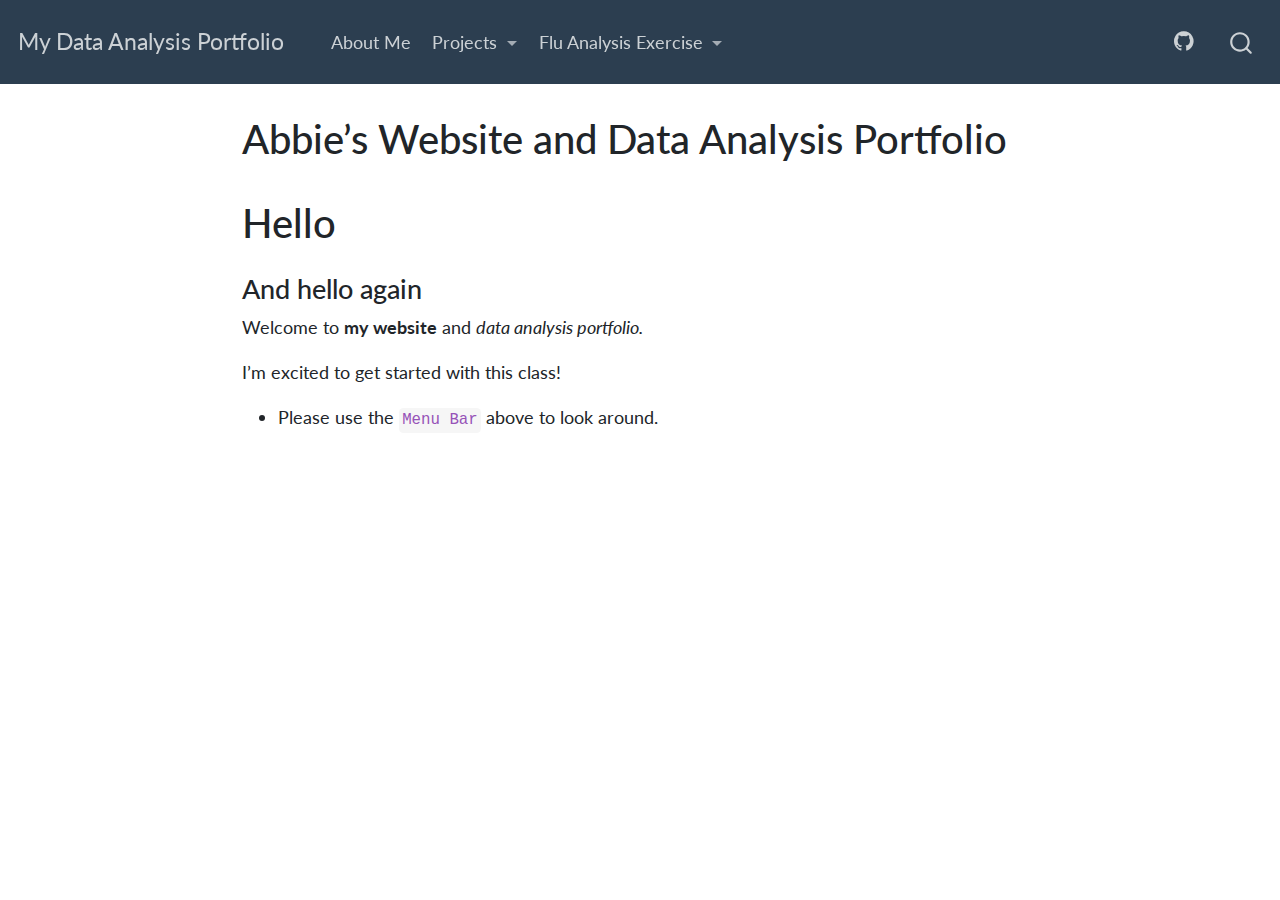
<file: docs/index.html>
<!DOCTYPE html>
<html xmlns="http://www.w3.org/1999/xhtml" lang="en" xml:lang="en"><head>

<meta charset="utf-8">
<meta name="generator" content="quarto-1.2.313">

<meta name="viewport" content="width=device-width, initial-scale=1.0, user-scalable=yes">


<title>My Data Analysis Portfolio - Abbie’s Website and Data Analysis Portfolio</title>
<style>
code{white-space: pre-wrap;}
span.smallcaps{font-variant: small-caps;}
div.columns{display: flex; gap: min(4vw, 1.5em);}
div.column{flex: auto; overflow-x: auto;}
div.hanging-indent{margin-left: 1.5em; text-indent: -1.5em;}
ul.task-list{list-style: none;}
ul.task-list li input[type="checkbox"] {
  width: 0.8em;
  margin: 0 0.8em 0.2em -1.6em;
  vertical-align: middle;
}
</style>


<script src="site_libs/quarto-nav/quarto-nav.js"></script>
<script src="site_libs/quarto-nav/headroom.min.js"></script>
<script src="site_libs/clipboard/clipboard.min.js"></script>
<script src="site_libs/quarto-search/autocomplete.umd.js"></script>
<script src="site_libs/quarto-search/fuse.min.js"></script>
<script src="site_libs/quarto-search/quarto-search.js"></script>
<meta name="quarto:offset" content="./">
<script src="site_libs/quarto-html/quarto.js"></script>
<script src="site_libs/quarto-html/popper.min.js"></script>
<script src="site_libs/quarto-html/tippy.umd.min.js"></script>
<script src="site_libs/quarto-html/anchor.min.js"></script>
<link href="site_libs/quarto-html/tippy.css" rel="stylesheet">
<link href="site_libs/quarto-html/quarto-syntax-highlighting.css" rel="stylesheet" id="quarto-text-highlighting-styles">
<script src="site_libs/bootstrap/bootstrap.min.js"></script>
<link href="site_libs/bootstrap/bootstrap-icons.css" rel="stylesheet">
<link href="site_libs/bootstrap/bootstrap.min.css" rel="stylesheet" id="quarto-bootstrap" data-mode="light">
<script id="quarto-search-options" type="application/json">{
  "location": "navbar",
  "copy-button": false,
  "collapse-after": 3,
  "panel-placement": "end",
  "type": "overlay",
  "limit": 20,
  "language": {
    "search-no-results-text": "No results",
    "search-matching-documents-text": "matching documents",
    "search-copy-link-title": "Copy link to search",
    "search-hide-matches-text": "Hide additional matches",
    "search-more-match-text": "more match in this document",
    "search-more-matches-text": "more matches in this document",
    "search-clear-button-title": "Clear",
    "search-detached-cancel-button-title": "Cancel",
    "search-submit-button-title": "Submit"
  }
}</script>


<link rel="stylesheet" href="styles.css">
</head>

<body class="nav-fixed fullcontent">

<div id="quarto-search-results"></div>
  <header id="quarto-header" class="headroom fixed-top">
    <nav class="navbar navbar-expand-lg navbar-dark ">
      <div class="navbar-container container-fluid">
      <div class="navbar-brand-container">
    <a class="navbar-brand" href="./index.html">
    <span class="navbar-title">My Data Analysis Portfolio</span>
    </a>
  </div>
          <button class="navbar-toggler" type="button" data-bs-toggle="collapse" data-bs-target="#navbarCollapse" aria-controls="navbarCollapse" aria-expanded="false" aria-label="Toggle navigation" onclick="if (window.quartoToggleHeadroom) { window.quartoToggleHeadroom(); }">
  <span class="navbar-toggler-icon"></span>
</button>
          <div class="collapse navbar-collapse" id="navbarCollapse">
            <ul class="navbar-nav navbar-nav-scroll me-auto">
  <li class="nav-item">
    <a class="nav-link" href="././aboutme.html">
 <span class="menu-text">About Me</span></a>
  </li>  
  <li class="nav-item dropdown ">
    <a class="nav-link dropdown-toggle" href="#" id="nav-menu-projects" role="button" data-bs-toggle="dropdown" aria-expanded="false">
 <span class="menu-text">Projects</span>
    </a>
    <ul class="dropdown-menu" aria-labelledby="nav-menu-projects">    
        <li>
    <a class="dropdown-item" href="././coding_exercise.html">
 <span class="dropdown-text">R Coding Exercise</span></a>
  </li>  
        <li>
    <a class="dropdown-item" href="././dataanalysis-exercise.html">
 <span class="dropdown-text">Data Analysis Exercise</span></a>
  </li>  
        <li>
    <a class="dropdown-item" href="././visualization_exercise.html">
 <span class="dropdown-text">Visualization Exercise</span></a>
  </li>  
        <li>
    <a class="dropdown-item" href="././tidytuesday_exercise.html">
 <span class="dropdown-text">Tidy Tuesday Exercise</span></a>
  </li>  
        <li>
    <a class="dropdown-item" href="././tidytuesday_exercise2.html">
 <span class="dropdown-text">Tidy Tuesday Exercise 2</span></a>
  </li>  
    </ul>
  </li>
  <li class="nav-item dropdown ">
    <a class="nav-link dropdown-toggle" href="#" id="nav-menu-flu-analysis-exercise" role="button" data-bs-toggle="dropdown" aria-expanded="false">
 <span class="menu-text">Flu Analysis Exercise</span>
    </a>
    <ul class="dropdown-menu" aria-labelledby="nav-menu-flu-analysis-exercise">    
        <li>
    <a class="dropdown-item" href="././fluanalysis/code/wrangling.html">
 <span class="dropdown-text">Wrangling</span></a>
  </li>  
        <li>
    <a class="dropdown-item" href="././fluanalysis/code/exploration.html">
 <span class="dropdown-text">Exploration</span></a>
  </li>  
        <li>
    <a class="dropdown-item" href="././fluanalysis/code/fitting.html">
 <span class="dropdown-text">Fitting</span></a>
  </li>  
        <li>
    <a class="dropdown-item" href="././fluanalysis/code/modeleval.html">
 <span class="dropdown-text">Model Evaluation</span></a>
  </li>  
        <li>
    <a class="dropdown-item" href="././fluanalysis/code/machinelearning.html">
 <span class="dropdown-text">Machine Learning</span></a>
  </li>  
    </ul>
  </li>
</ul>
            <ul class="navbar-nav navbar-nav-scroll ms-auto">
  <li class="nav-item compact">
    <a class="nav-link" href="https://github.com/ajklinker/abbieklinker-MADA-portfolio"><i class="bi bi-github" role="img">
</i> 
 <span class="menu-text"></span></a>
  </li>  
</ul>
              <div id="quarto-search" class="" title="Search"></div>
          </div> <!-- /navcollapse -->
      </div> <!-- /container-fluid -->
    </nav>
</header>
<!-- content -->
<div id="quarto-content" class="quarto-container page-columns page-rows-contents page-layout-article page-navbar">
<!-- sidebar -->
<!-- margin-sidebar -->
    
<!-- main -->
<main class="content" id="quarto-document-content">

<header id="title-block-header" class="quarto-title-block default">
<div class="quarto-title">
<h1 class="title">Abbie’s Website and Data Analysis Portfolio</h1>
</div>



<div class="quarto-title-meta">

    
  
    
  </div>
  

</header>

<section id="hello" class="level1">
<h1>Hello</h1>
<section id="and-hello-again" class="level3">
<h3 class="anchored" data-anchor-id="and-hello-again">And hello again</h3>
<p>Welcome to <strong>my website</strong> and <em>data analysis portfolio.</em></p>
<p>I’m excited to get started with this class!</p>
<ul>
<li>Please use the <code>Menu Bar</code> above to look around.</li>
</ul>


</section>
</section>

</main> <!-- /main -->
<script id="quarto-html-after-body" type="application/javascript">
window.document.addEventListener("DOMContentLoaded", function (event) {
  const toggleBodyColorMode = (bsSheetEl) => {
    const mode = bsSheetEl.getAttribute("data-mode");
    const bodyEl = window.document.querySelector("body");
    if (mode === "dark") {
      bodyEl.classList.add("quarto-dark");
      bodyEl.classList.remove("quarto-light");
    } else {
      bodyEl.classList.add("quarto-light");
      bodyEl.classList.remove("quarto-dark");
    }
  }
  const toggleBodyColorPrimary = () => {
    const bsSheetEl = window.document.querySelector("link#quarto-bootstrap");
    if (bsSheetEl) {
      toggleBodyColorMode(bsSheetEl);
    }
  }
  toggleBodyColorPrimary();  
  const icon = "";
  const anchorJS = new window.AnchorJS();
  anchorJS.options = {
    placement: 'right',
    icon: icon
  };
  anchorJS.add('.anchored');
  const clipboard = new window.ClipboardJS('.code-copy-button', {
    target: function(trigger) {
      return trigger.previousElementSibling;
    }
  });
  clipboard.on('success', function(e) {
    // button target
    const button = e.trigger;
    // don't keep focus
    button.blur();
    // flash "checked"
    button.classList.add('code-copy-button-checked');
    var currentTitle = button.getAttribute("title");
    button.setAttribute("title", "Copied!");
    let tooltip;
    if (window.bootstrap) {
      button.setAttribute("data-bs-toggle", "tooltip");
      button.setAttribute("data-bs-placement", "left");
      button.setAttribute("data-bs-title", "Copied!");
      tooltip = new bootstrap.Tooltip(button, 
        { trigger: "manual", 
          customClass: "code-copy-button-tooltip",
          offset: [0, -8]});
      tooltip.show();    
    }
    setTimeout(function() {
      if (tooltip) {
        tooltip.hide();
        button.removeAttribute("data-bs-title");
        button.removeAttribute("data-bs-toggle");
        button.removeAttribute("data-bs-placement");
      }
      button.setAttribute("title", currentTitle);
      button.classList.remove('code-copy-button-checked');
    }, 1000);
    // clear code selection
    e.clearSelection();
  });
  function tippyHover(el, contentFn) {
    const config = {
      allowHTML: true,
      content: contentFn,
      maxWidth: 500,
      delay: 100,
      arrow: false,
      appendTo: function(el) {
          return el.parentElement;
      },
      interactive: true,
      interactiveBorder: 10,
      theme: 'quarto',
      placement: 'bottom-start'
    };
    window.tippy(el, config); 
  }
  const noterefs = window.document.querySelectorAll('a[role="doc-noteref"]');
  for (var i=0; i<noterefs.length; i++) {
    const ref = noterefs[i];
    tippyHover(ref, function() {
      // use id or data attribute instead here
      let href = ref.getAttribute('data-footnote-href') || ref.getAttribute('href');
      try { href = new URL(href).hash; } catch {}
      const id = href.replace(/^#\/?/, "");
      const note = window.document.getElementById(id);
      return note.innerHTML;
    });
  }
  const findCites = (el) => {
    const parentEl = el.parentElement;
    if (parentEl) {
      const cites = parentEl.dataset.cites;
      if (cites) {
        return {
          el,
          cites: cites.split(' ')
        };
      } else {
        return findCites(el.parentElement)
      }
    } else {
      return undefined;
    }
  };
  var bibliorefs = window.document.querySelectorAll('a[role="doc-biblioref"]');
  for (var i=0; i<bibliorefs.length; i++) {
    const ref = bibliorefs[i];
    const citeInfo = findCites(ref);
    if (citeInfo) {
      tippyHover(citeInfo.el, function() {
        var popup = window.document.createElement('div');
        citeInfo.cites.forEach(function(cite) {
          var citeDiv = window.document.createElement('div');
          citeDiv.classList.add('hanging-indent');
          citeDiv.classList.add('csl-entry');
          var biblioDiv = window.document.getElementById('ref-' + cite);
          if (biblioDiv) {
            citeDiv.innerHTML = biblioDiv.innerHTML;
          }
          popup.appendChild(citeDiv);
        });
        return popup.innerHTML;
      });
    }
  }
});
</script>
</div> <!-- /content -->



</body></html>
</file>
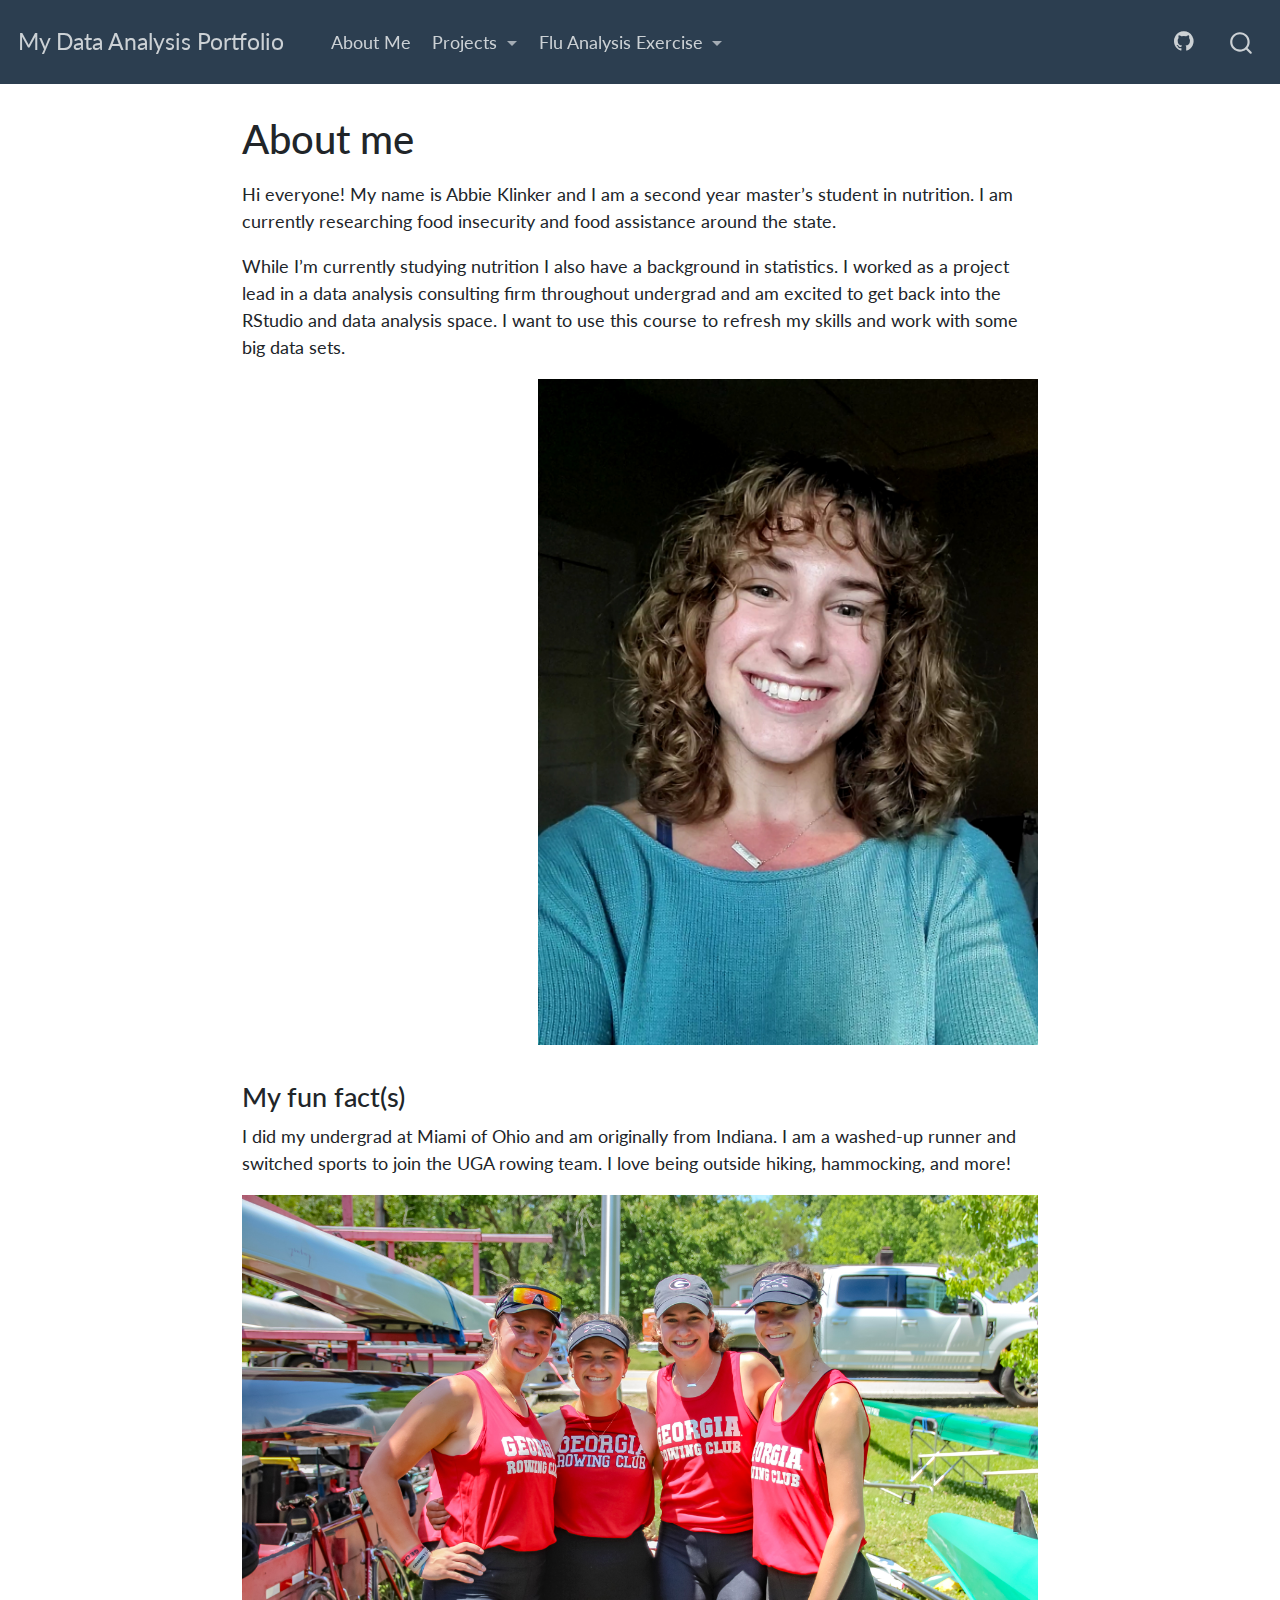
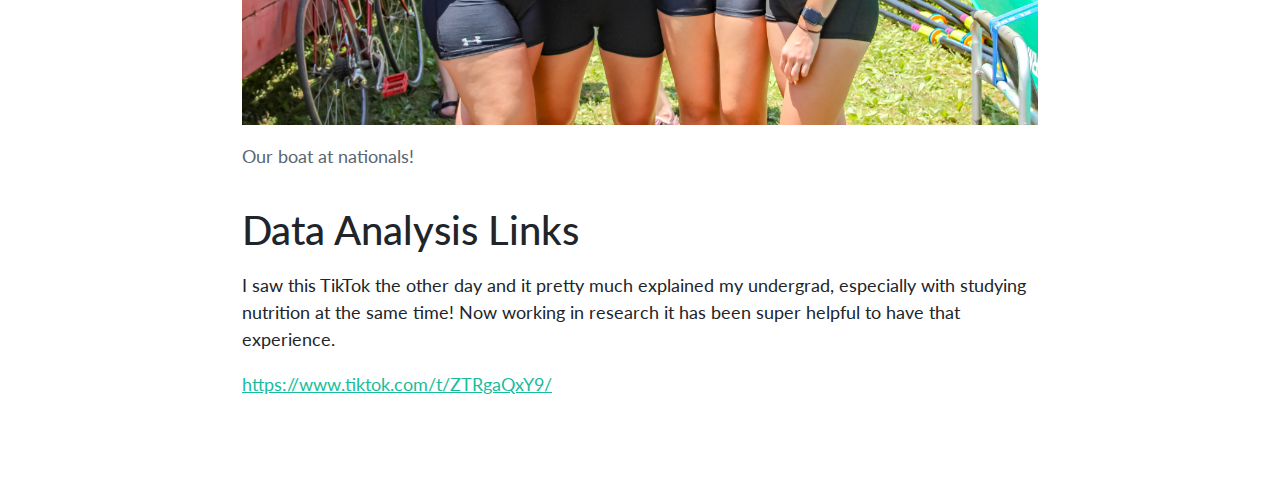
<file: docs/aboutme.html>
<!DOCTYPE html>
<html xmlns="http://www.w3.org/1999/xhtml" lang="en" xml:lang="en"><head>

<meta charset="utf-8">
<meta name="generator" content="quarto-1.2.313">

<meta name="viewport" content="width=device-width, initial-scale=1.0, user-scalable=yes">


<title>My Data Analysis Portfolio - About me</title>
<style>
code{white-space: pre-wrap;}
span.smallcaps{font-variant: small-caps;}
div.columns{display: flex; gap: min(4vw, 1.5em);}
div.column{flex: auto; overflow-x: auto;}
div.hanging-indent{margin-left: 1.5em; text-indent: -1.5em;}
ul.task-list{list-style: none;}
ul.task-list li input[type="checkbox"] {
  width: 0.8em;
  margin: 0 0.8em 0.2em -1.6em;
  vertical-align: middle;
}
</style>


<script src="site_libs/quarto-nav/quarto-nav.js"></script>
<script src="site_libs/quarto-nav/headroom.min.js"></script>
<script src="site_libs/clipboard/clipboard.min.js"></script>
<script src="site_libs/quarto-search/autocomplete.umd.js"></script>
<script src="site_libs/quarto-search/fuse.min.js"></script>
<script src="site_libs/quarto-search/quarto-search.js"></script>
<meta name="quarto:offset" content="./">
<script src="site_libs/quarto-html/quarto.js"></script>
<script src="site_libs/quarto-html/popper.min.js"></script>
<script src="site_libs/quarto-html/tippy.umd.min.js"></script>
<script src="site_libs/quarto-html/anchor.min.js"></script>
<link href="site_libs/quarto-html/tippy.css" rel="stylesheet">
<link href="site_libs/quarto-html/quarto-syntax-highlighting.css" rel="stylesheet" id="quarto-text-highlighting-styles">
<script src="site_libs/bootstrap/bootstrap.min.js"></script>
<link href="site_libs/bootstrap/bootstrap-icons.css" rel="stylesheet">
<link href="site_libs/bootstrap/bootstrap.min.css" rel="stylesheet" id="quarto-bootstrap" data-mode="light">
<script id="quarto-search-options" type="application/json">{
  "location": "navbar",
  "copy-button": false,
  "collapse-after": 3,
  "panel-placement": "end",
  "type": "overlay",
  "limit": 20,
  "language": {
    "search-no-results-text": "No results",
    "search-matching-documents-text": "matching documents",
    "search-copy-link-title": "Copy link to search",
    "search-hide-matches-text": "Hide additional matches",
    "search-more-match-text": "more match in this document",
    "search-more-matches-text": "more matches in this document",
    "search-clear-button-title": "Clear",
    "search-detached-cancel-button-title": "Cancel",
    "search-submit-button-title": "Submit"
  }
}</script>


<link rel="stylesheet" href="styles.css">
</head>

<body class="nav-fixed fullcontent">

<div id="quarto-search-results"></div>
  <header id="quarto-header" class="headroom fixed-top">
    <nav class="navbar navbar-expand-lg navbar-dark ">
      <div class="navbar-container container-fluid">
      <div class="navbar-brand-container">
    <a class="navbar-brand" href="./index.html">
    <span class="navbar-title">My Data Analysis Portfolio</span>
    </a>
  </div>
          <button class="navbar-toggler" type="button" data-bs-toggle="collapse" data-bs-target="#navbarCollapse" aria-controls="navbarCollapse" aria-expanded="false" aria-label="Toggle navigation" onclick="if (window.quartoToggleHeadroom) { window.quartoToggleHeadroom(); }">
  <span class="navbar-toggler-icon"></span>
</button>
          <div class="collapse navbar-collapse" id="navbarCollapse">
            <ul class="navbar-nav navbar-nav-scroll me-auto">
  <li class="nav-item">
    <a class="nav-link" href="././aboutme.html">
 <span class="menu-text">About Me</span></a>
  </li>  
  <li class="nav-item dropdown ">
    <a class="nav-link dropdown-toggle" href="#" id="nav-menu-projects" role="button" data-bs-toggle="dropdown" aria-expanded="false">
 <span class="menu-text">Projects</span>
    </a>
    <ul class="dropdown-menu" aria-labelledby="nav-menu-projects">    
        <li>
    <a class="dropdown-item" href="././coding_exercise.html">
 <span class="dropdown-text">R Coding Exercise</span></a>
  </li>  
        <li>
    <a class="dropdown-item" href="././dataanalysis-exercise.html">
 <span class="dropdown-text">Data Analysis Exercise</span></a>
  </li>  
        <li>
    <a class="dropdown-item" href="././visualization_exercise.html">
 <span class="dropdown-text">Visualization Exercise</span></a>
  </li>  
        <li>
    <a class="dropdown-item" href="././tidytuesday_exercise.html">
 <span class="dropdown-text">Tidy Tuesday Exercise</span></a>
  </li>  
        <li>
    <a class="dropdown-item" href="././tidytuesday_exercise2.html">
 <span class="dropdown-text">Tidy Tuesday Exercise 2</span></a>
  </li>  
    </ul>
  </li>
  <li class="nav-item dropdown ">
    <a class="nav-link dropdown-toggle" href="#" id="nav-menu-flu-analysis-exercise" role="button" data-bs-toggle="dropdown" aria-expanded="false">
 <span class="menu-text">Flu Analysis Exercise</span>
    </a>
    <ul class="dropdown-menu" aria-labelledby="nav-menu-flu-analysis-exercise">    
        <li>
    <a class="dropdown-item" href="././fluanalysis/code/wrangling.html">
 <span class="dropdown-text">Wrangling</span></a>
  </li>  
        <li>
    <a class="dropdown-item" href="././fluanalysis/code/exploration.html">
 <span class="dropdown-text">Exploration</span></a>
  </li>  
        <li>
    <a class="dropdown-item" href="././fluanalysis/code/fitting.html">
 <span class="dropdown-text">Fitting</span></a>
  </li>  
        <li>
    <a class="dropdown-item" href="././fluanalysis/code/modeleval.html">
 <span class="dropdown-text">Model Evaluation</span></a>
  </li>  
        <li>
    <a class="dropdown-item" href="././fluanalysis/code/machinelearning.html">
 <span class="dropdown-text">Machine Learning</span></a>
  </li>  
    </ul>
  </li>
</ul>
            <ul class="navbar-nav navbar-nav-scroll ms-auto">
  <li class="nav-item compact">
    <a class="nav-link" href="https://github.com/ajklinker/abbieklinker-MADA-portfolio"><i class="bi bi-github" role="img">
</i> 
 <span class="menu-text"></span></a>
  </li>  
</ul>
              <div id="quarto-search" class="" title="Search"></div>
          </div> <!-- /navcollapse -->
      </div> <!-- /container-fluid -->
    </nav>
</header>
<!-- content -->
<div id="quarto-content" class="quarto-container page-columns page-rows-contents page-layout-article page-navbar">
<!-- sidebar -->
<!-- margin-sidebar -->
    
<!-- main -->
<main class="content" id="quarto-document-content">

<header id="title-block-header" class="quarto-title-block default">
<div class="quarto-title">
<h1 class="title">About me</h1>
</div>



<div class="quarto-title-meta">

    
  
    
  </div>
  

</header>

<p>Hi everyone! My name is Abbie Klinker and I am a second year master’s student in nutrition. I am currently researching food insecurity and food assistance around the state.</p>
<p>While I’m currently studying nutrition I also have a background in statistics. I worked as a project lead in a data analysis consulting firm throughout undergrad and am excited to get back into the RStudio and data analysis space. I want to use this course to refresh my skills and work with some big data sets.</p>
<div class="quarto-figure quarto-figure-right">
<figure class="figure">
<p><img src="20211031_180323_capture.jpg" class="img-fluid figure-img" width="500"></p>
</figure>
</div>
<section id="my-fun-facts" class="level3">
<h3 class="anchored" data-anchor-id="my-fun-facts">My fun fact(s)</h3>
<p>I did my undergrad at Miami of Ohio and am originally from Indiana. I am a washed-up runner and switched sports to join the UGA rowing team. I love being outside hiking, hammocking, and more!</p>
<div class="quarto-figure quarto-figure-center">
<figure class="figure">
<p><img src="IMG_5023.jpg" class="img-fluid figure-img"></p>
<p></p><figcaption class="figure-caption">Our boat at nationals!</figcaption><p></p>
</figure>
</div>
</section>
<section id="data-analysis-links" class="level1">
<h1>Data Analysis Links</h1>
<p>I saw this TikTok the other day and it pretty much explained my undergrad, especially with studying nutrition at the same time! Now working in research it has been super helpful to have that experience.</p>
<p><a href="https://www.tiktok.com/t/ZTRgaQxY9/" class="uri">https://www.tiktok.com/t/ZTRgaQxY9/</a></p>


</section>

</main> <!-- /main -->
<script id="quarto-html-after-body" type="application/javascript">
window.document.addEventListener("DOMContentLoaded", function (event) {
  const toggleBodyColorMode = (bsSheetEl) => {
    const mode = bsSheetEl.getAttribute("data-mode");
    const bodyEl = window.document.querySelector("body");
    if (mode === "dark") {
      bodyEl.classList.add("quarto-dark");
      bodyEl.classList.remove("quarto-light");
    } else {
      bodyEl.classList.add("quarto-light");
      bodyEl.classList.remove("quarto-dark");
    }
  }
  const toggleBodyColorPrimary = () => {
    const bsSheetEl = window.document.querySelector("link#quarto-bootstrap");
    if (bsSheetEl) {
      toggleBodyColorMode(bsSheetEl);
    }
  }
  toggleBodyColorPrimary();  
  const icon = "";
  const anchorJS = new window.AnchorJS();
  anchorJS.options = {
    placement: 'right',
    icon: icon
  };
  anchorJS.add('.anchored');
  const clipboard = new window.ClipboardJS('.code-copy-button', {
    target: function(trigger) {
      return trigger.previousElementSibling;
    }
  });
  clipboard.on('success', function(e) {
    // button target
    const button = e.trigger;
    // don't keep focus
    button.blur();
    // flash "checked"
    button.classList.add('code-copy-button-checked');
    var currentTitle = button.getAttribute("title");
    button.setAttribute("title", "Copied!");
    let tooltip;
    if (window.bootstrap) {
      button.setAttribute("data-bs-toggle", "tooltip");
      button.setAttribute("data-bs-placement", "left");
      button.setAttribute("data-bs-title", "Copied!");
      tooltip = new bootstrap.Tooltip(button, 
        { trigger: "manual", 
          customClass: "code-copy-button-tooltip",
          offset: [0, -8]});
      tooltip.show();    
    }
    setTimeout(function() {
      if (tooltip) {
        tooltip.hide();
        button.removeAttribute("data-bs-title");
        button.removeAttribute("data-bs-toggle");
        button.removeAttribute("data-bs-placement");
      }
      button.setAttribute("title", currentTitle);
      button.classList.remove('code-copy-button-checked');
    }, 1000);
    // clear code selection
    e.clearSelection();
  });
  function tippyHover(el, contentFn) {
    const config = {
      allowHTML: true,
      content: contentFn,
      maxWidth: 500,
      delay: 100,
      arrow: false,
      appendTo: function(el) {
          return el.parentElement;
      },
      interactive: true,
      interactiveBorder: 10,
      theme: 'quarto',
      placement: 'bottom-start'
    };
    window.tippy(el, config); 
  }
  const noterefs = window.document.querySelectorAll('a[role="doc-noteref"]');
  for (var i=0; i<noterefs.length; i++) {
    const ref = noterefs[i];
    tippyHover(ref, function() {
      // use id or data attribute instead here
      let href = ref.getAttribute('data-footnote-href') || ref.getAttribute('href');
      try { href = new URL(href).hash; } catch {}
      const id = href.replace(/^#\/?/, "");
      const note = window.document.getElementById(id);
      return note.innerHTML;
    });
  }
  const findCites = (el) => {
    const parentEl = el.parentElement;
    if (parentEl) {
      const cites = parentEl.dataset.cites;
      if (cites) {
        return {
          el,
          cites: cites.split(' ')
        };
      } else {
        return findCites(el.parentElement)
      }
    } else {
      return undefined;
    }
  };
  var bibliorefs = window.document.querySelectorAll('a[role="doc-biblioref"]');
  for (var i=0; i<bibliorefs.length; i++) {
    const ref = bibliorefs[i];
    const citeInfo = findCites(ref);
    if (citeInfo) {
      tippyHover(citeInfo.el, function() {
        var popup = window.document.createElement('div');
        citeInfo.cites.forEach(function(cite) {
          var citeDiv = window.document.createElement('div');
          citeDiv.classList.add('hanging-indent');
          citeDiv.classList.add('csl-entry');
          var biblioDiv = window.document.getElementById('ref-' + cite);
          if (biblioDiv) {
            citeDiv.innerHTML = biblioDiv.innerHTML;
          }
          popup.appendChild(citeDiv);
        });
        return popup.innerHTML;
      });
    }
  }
});
</script>
</div> <!-- /content -->



</body></html>
</file>
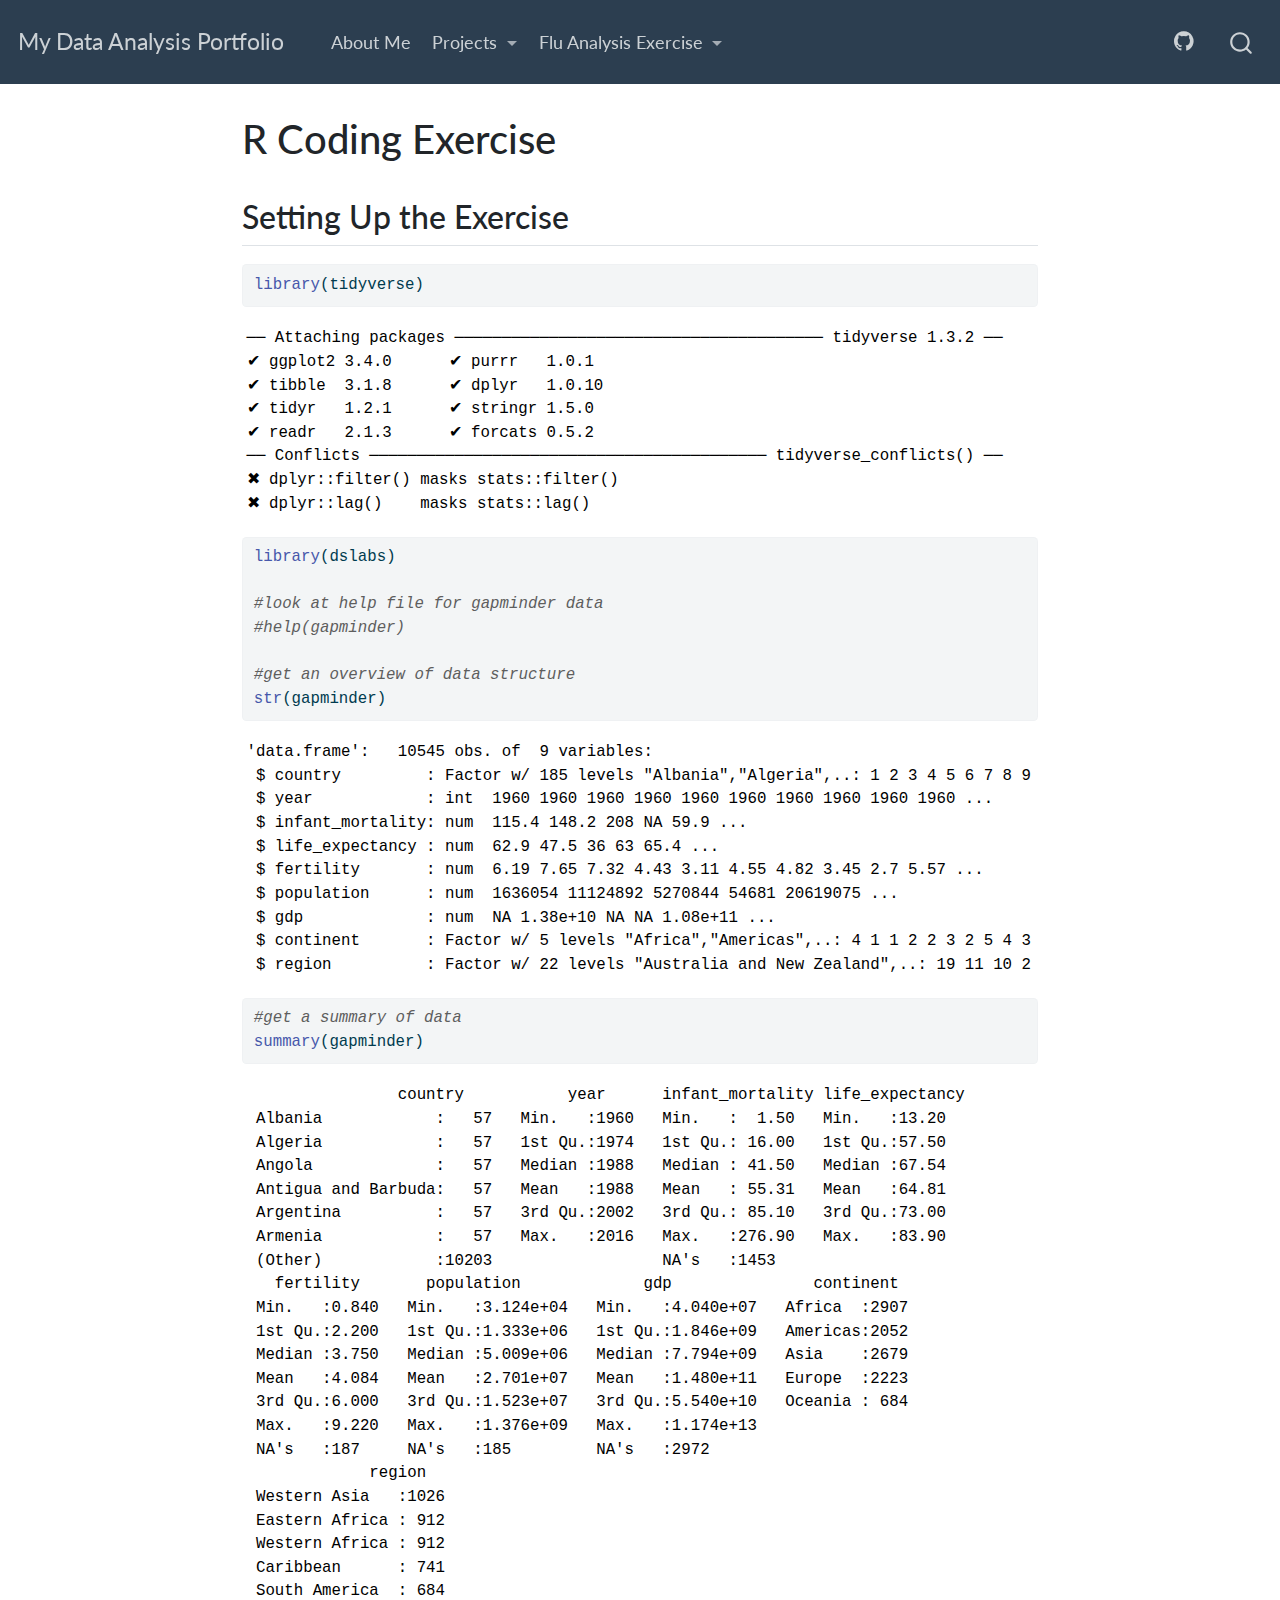
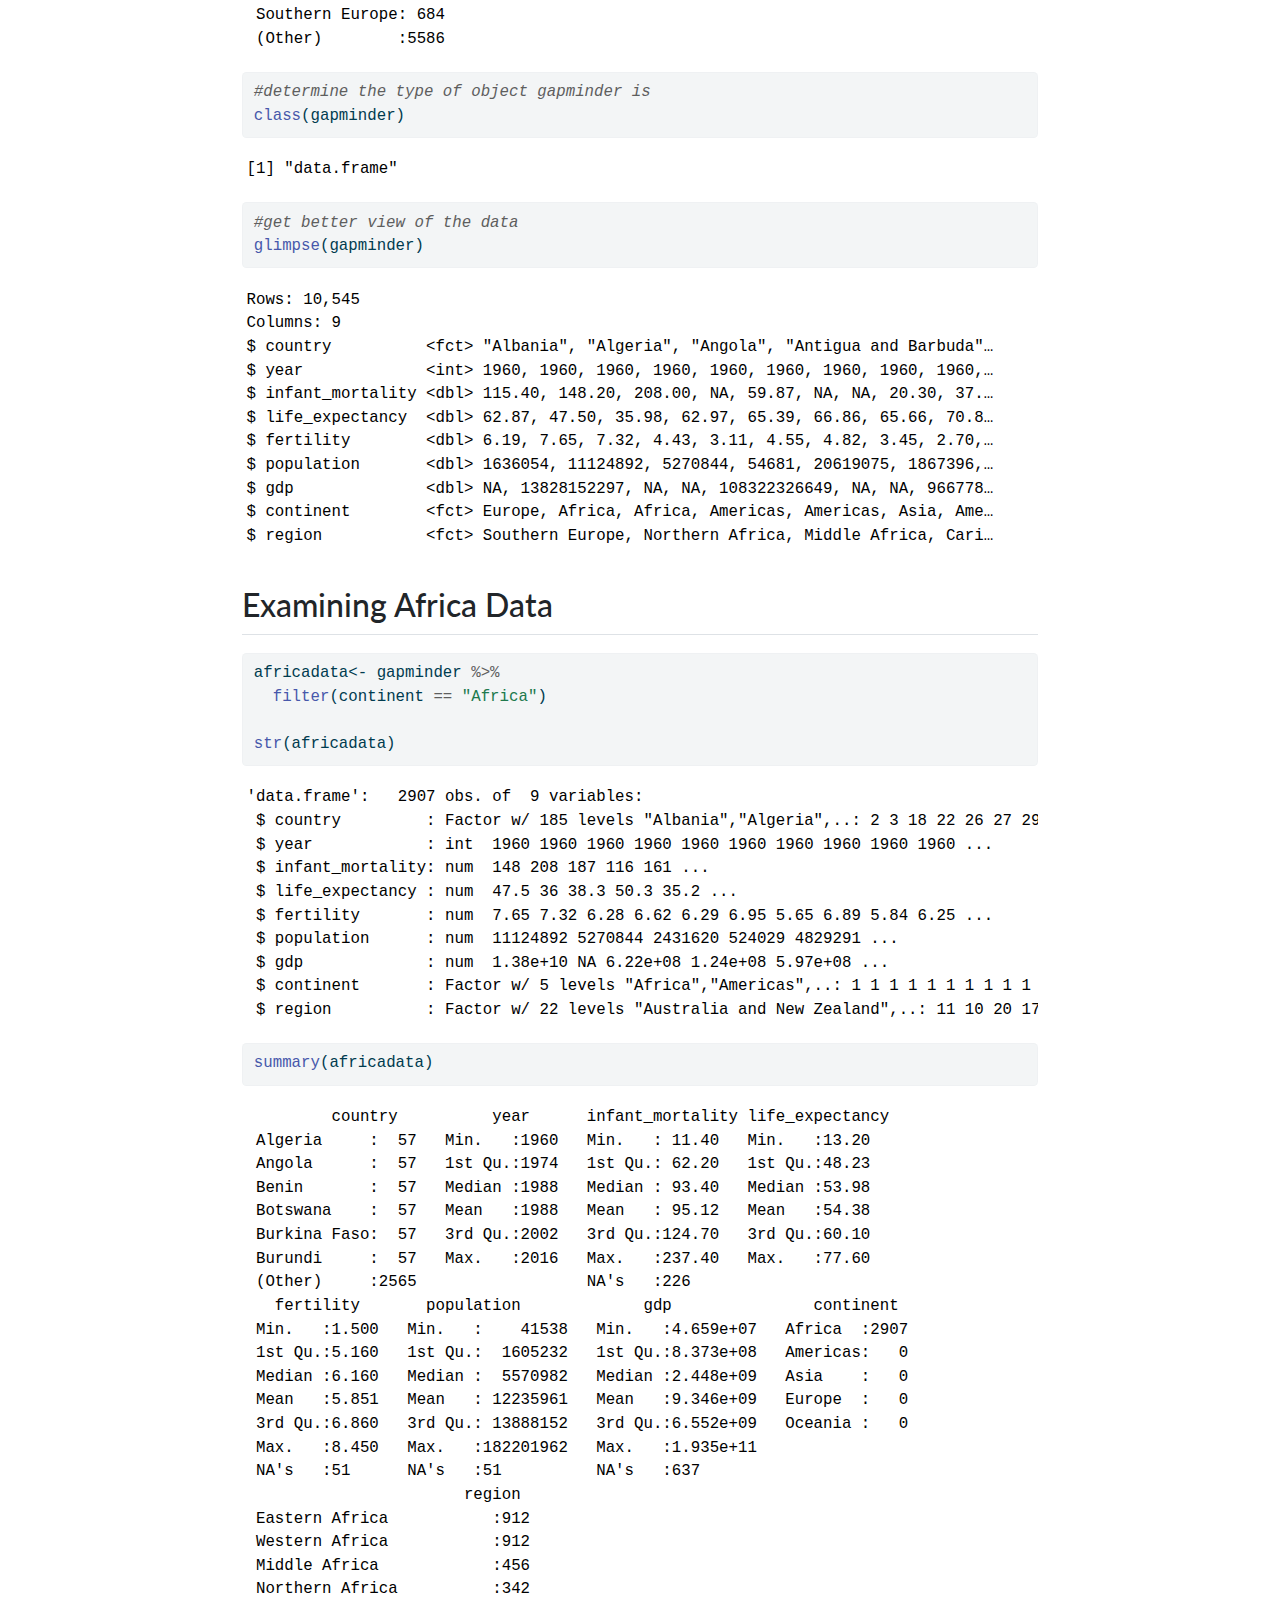
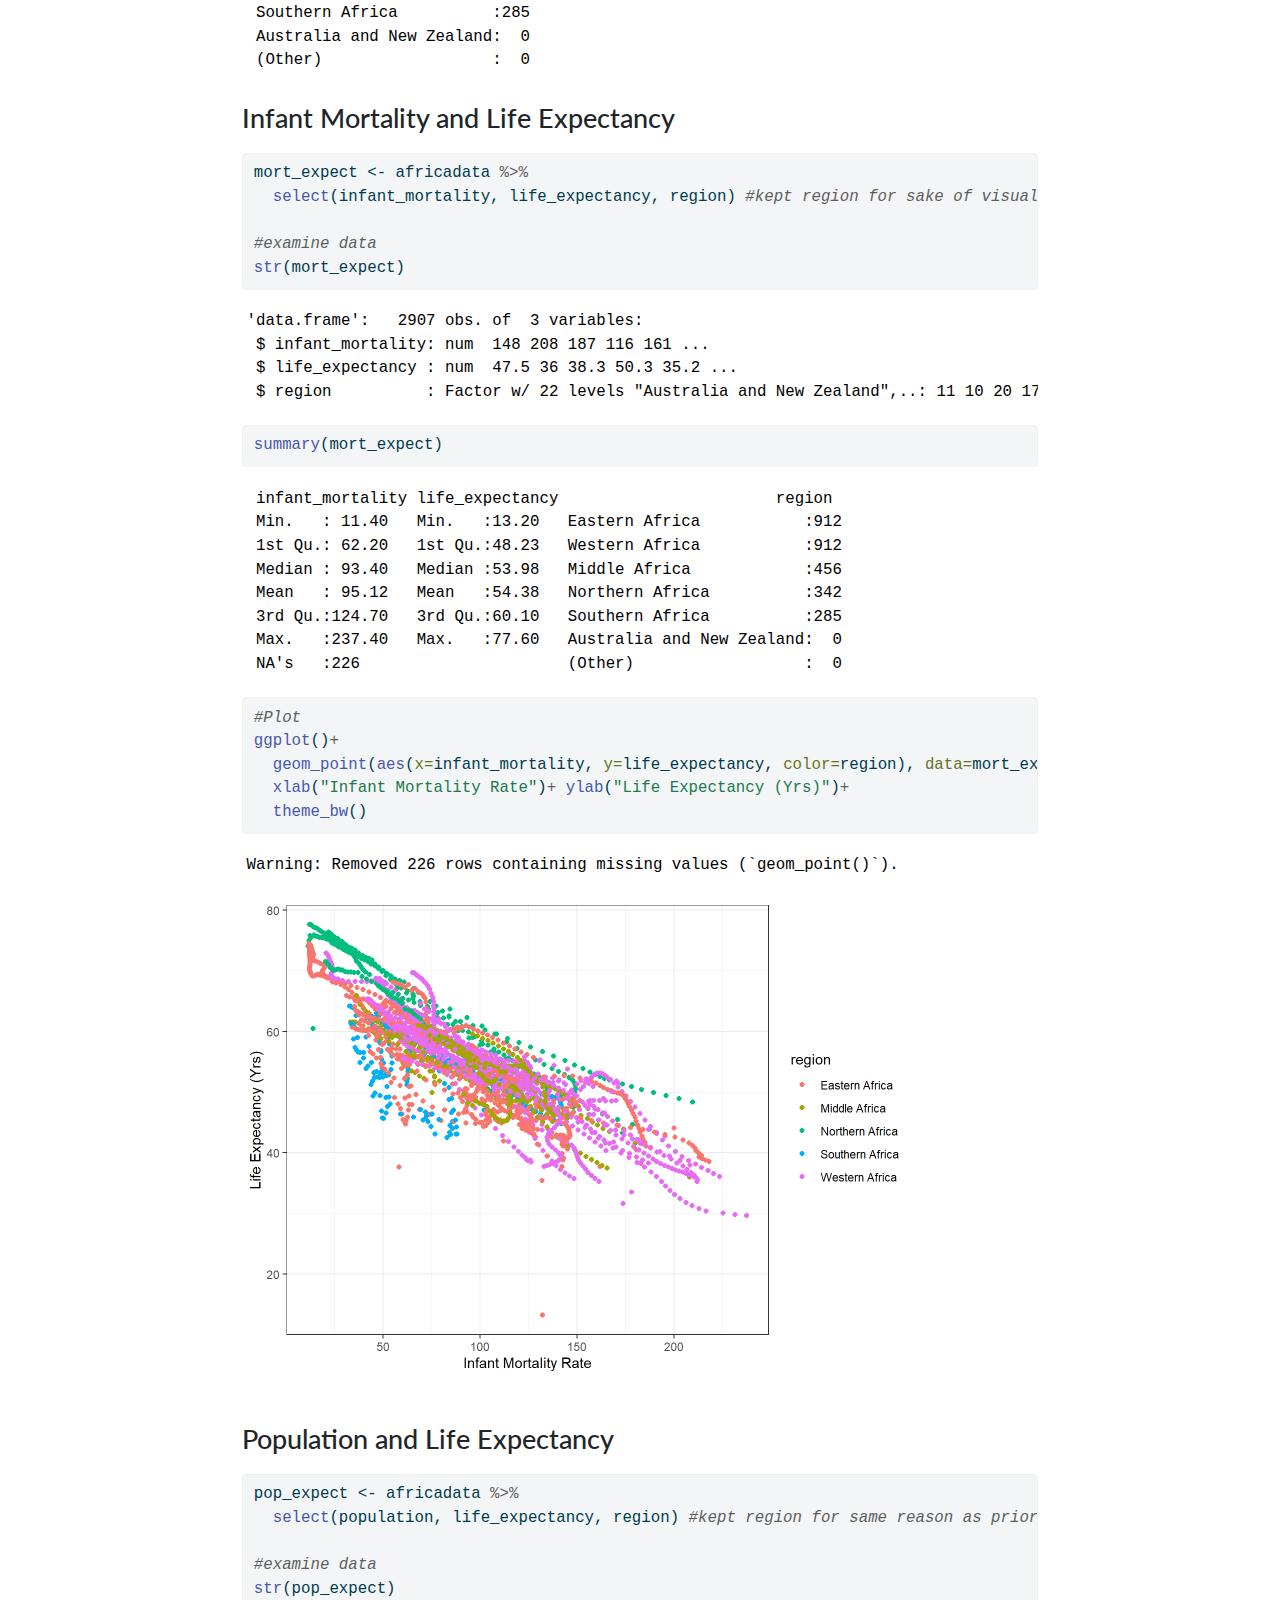
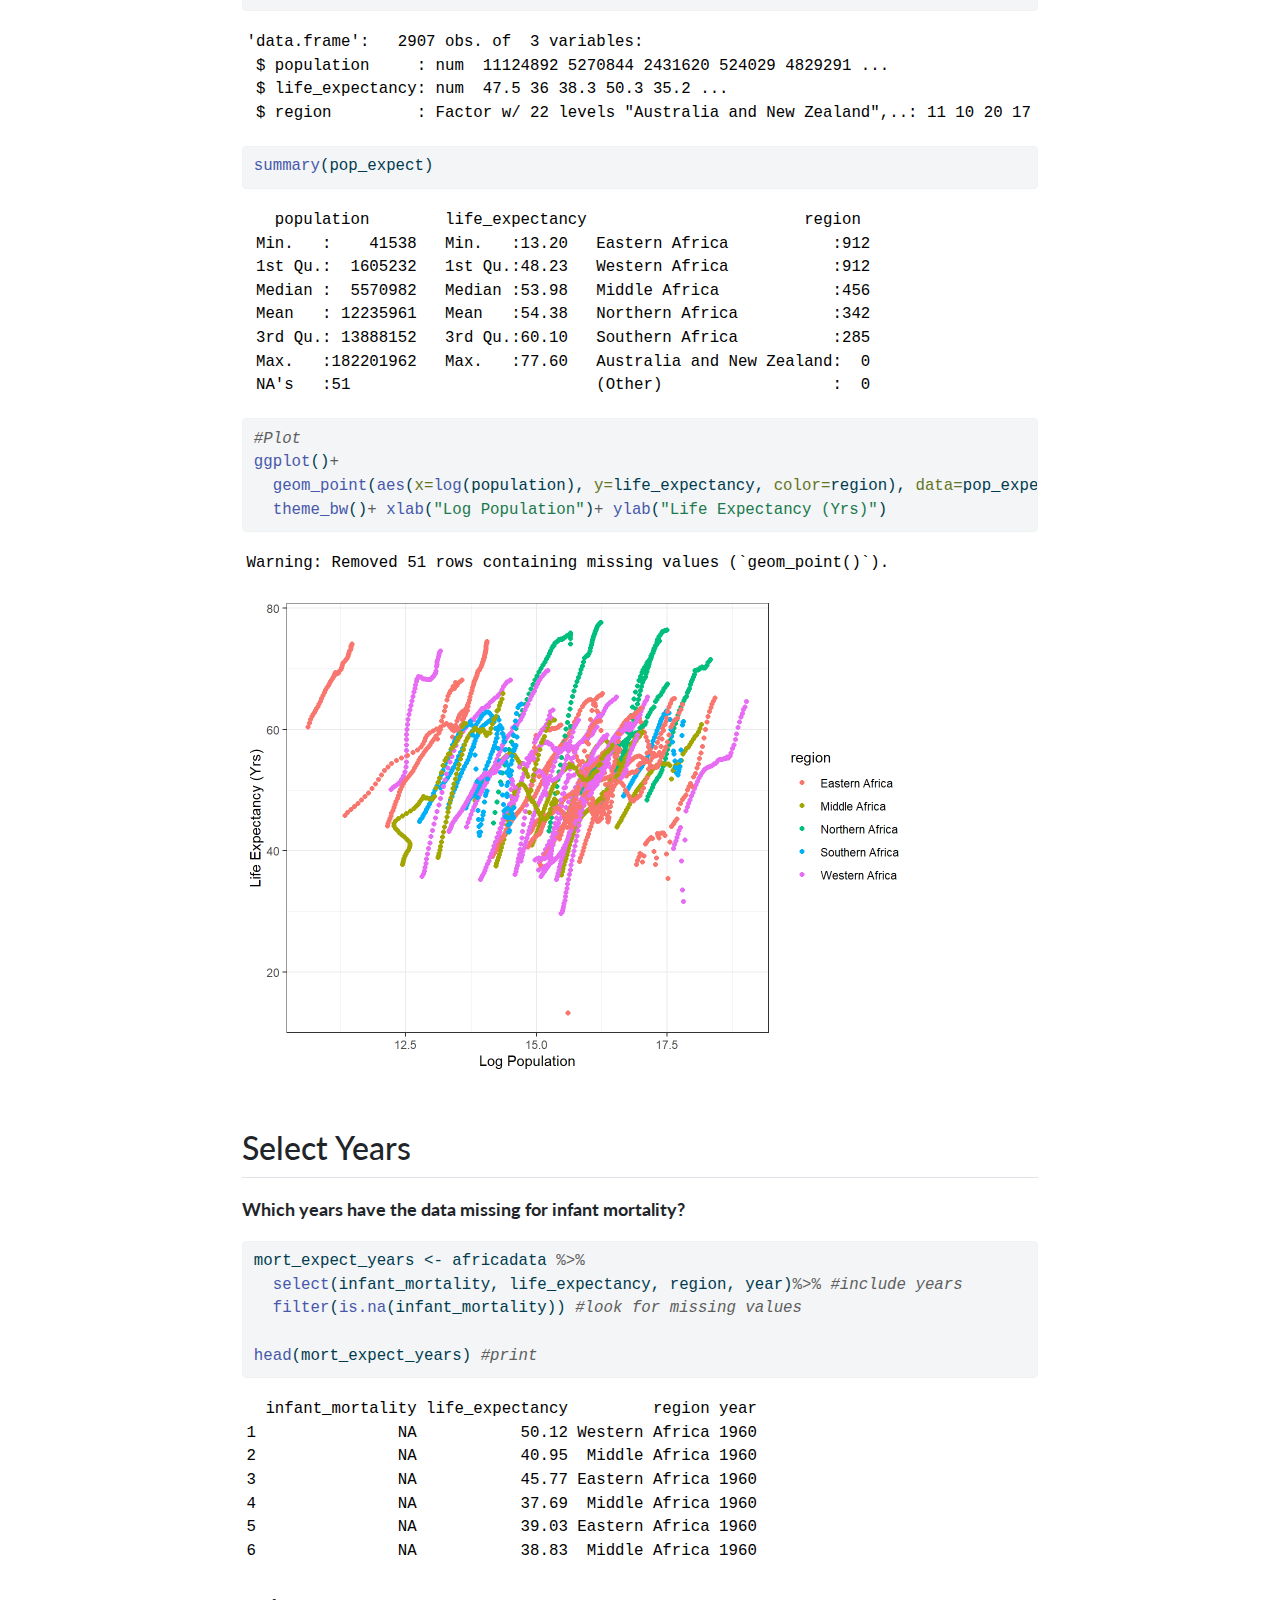
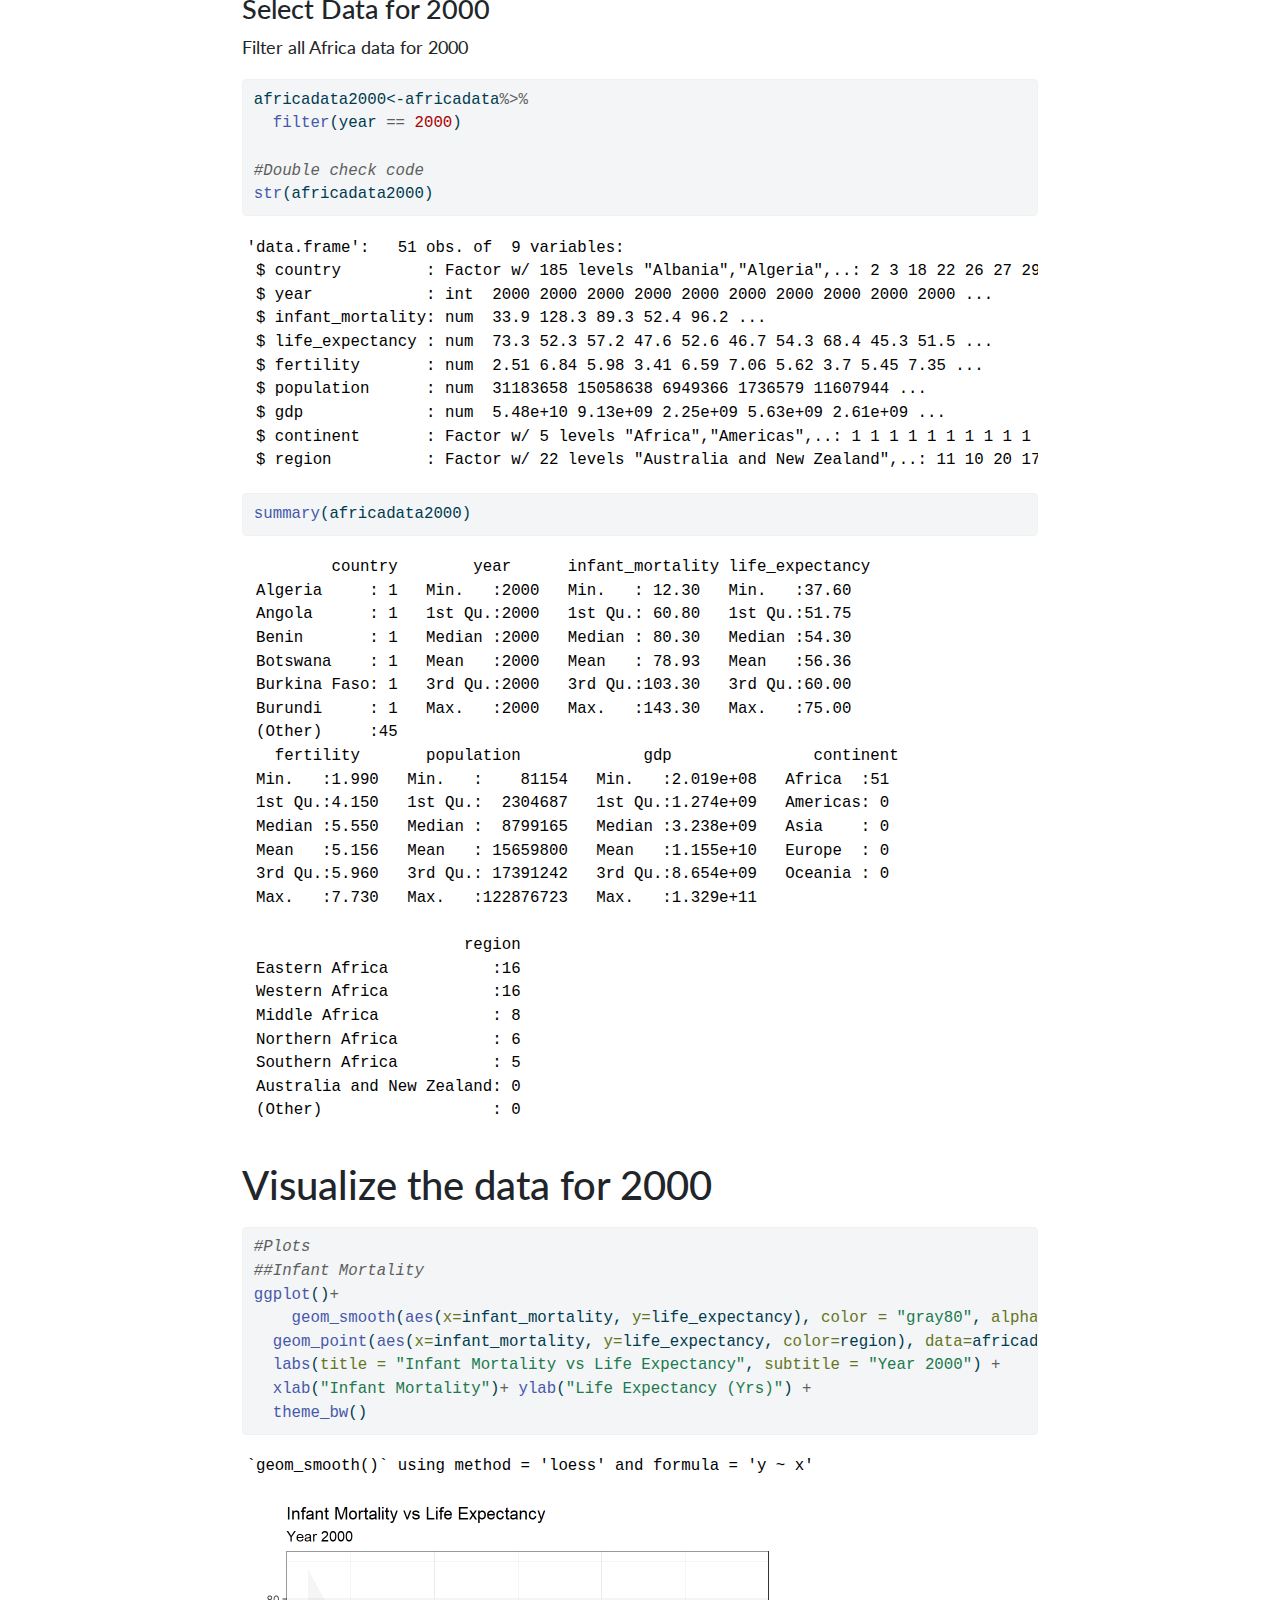
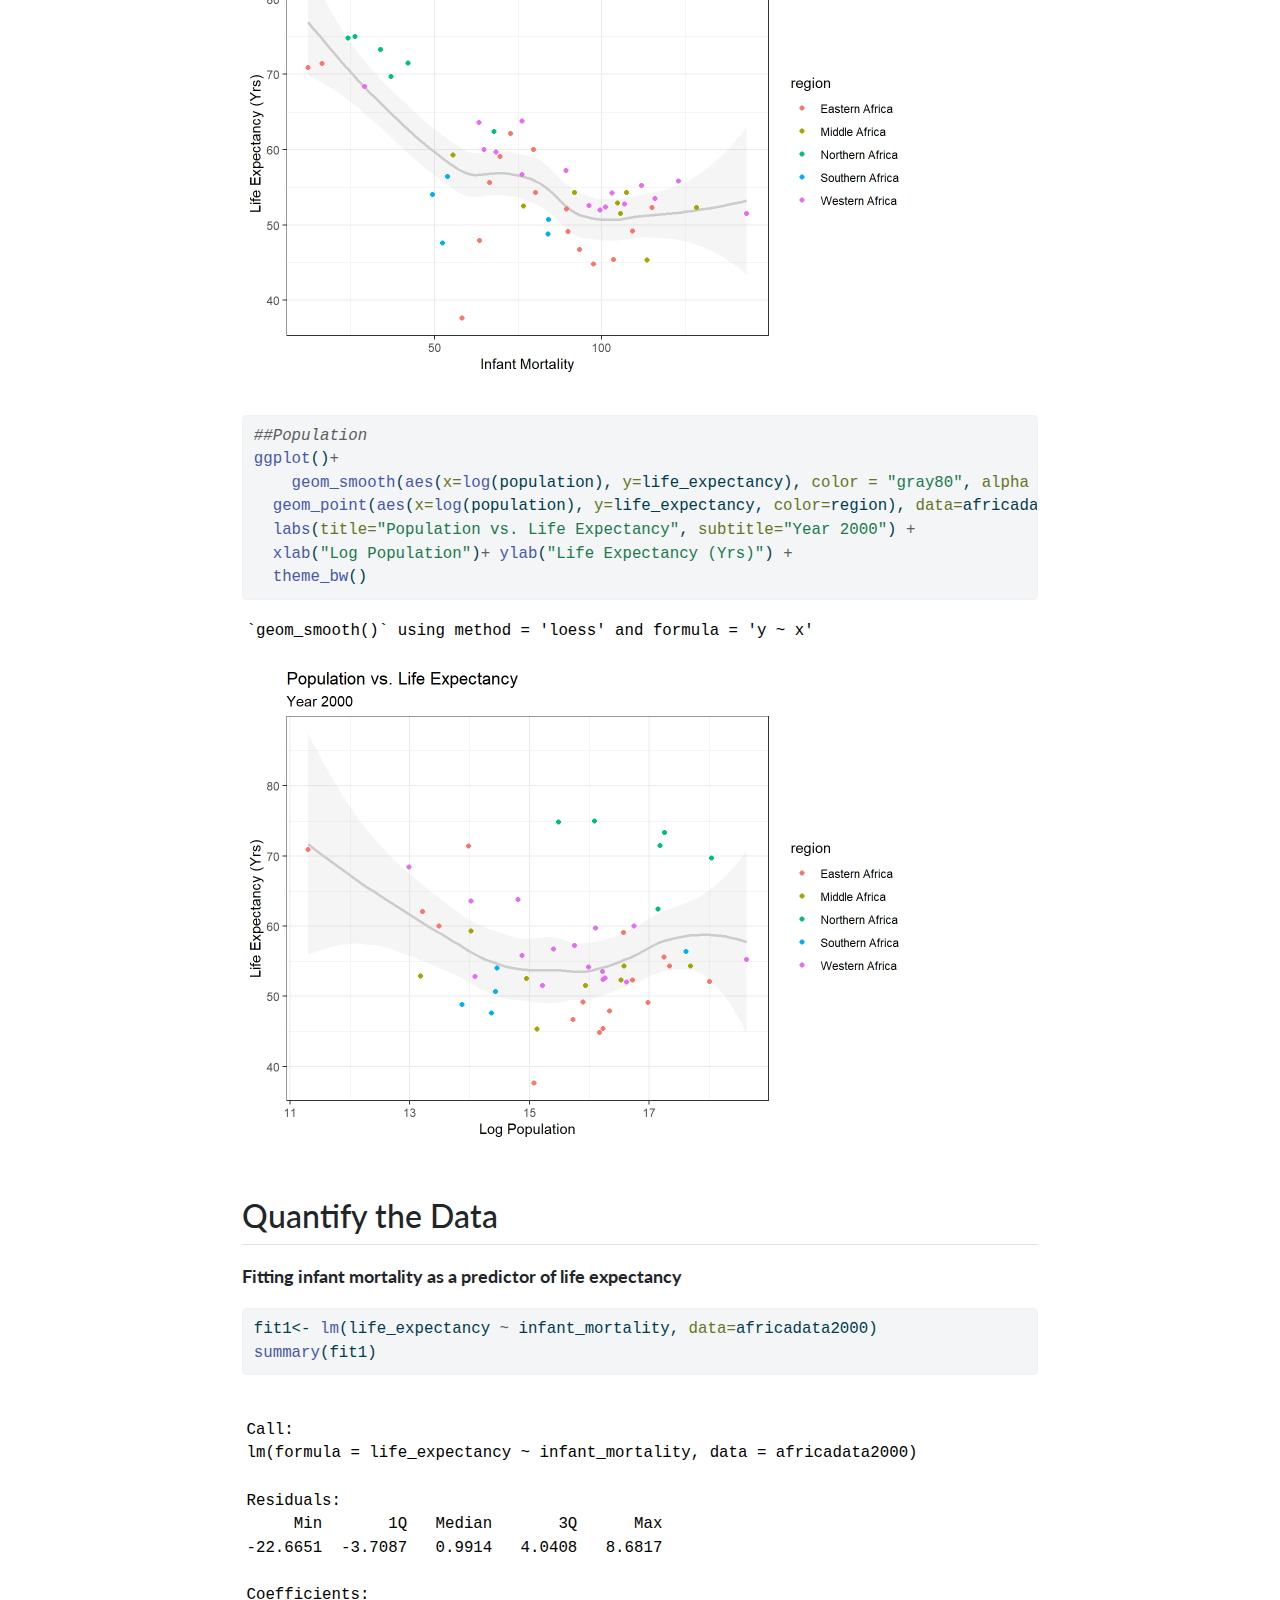
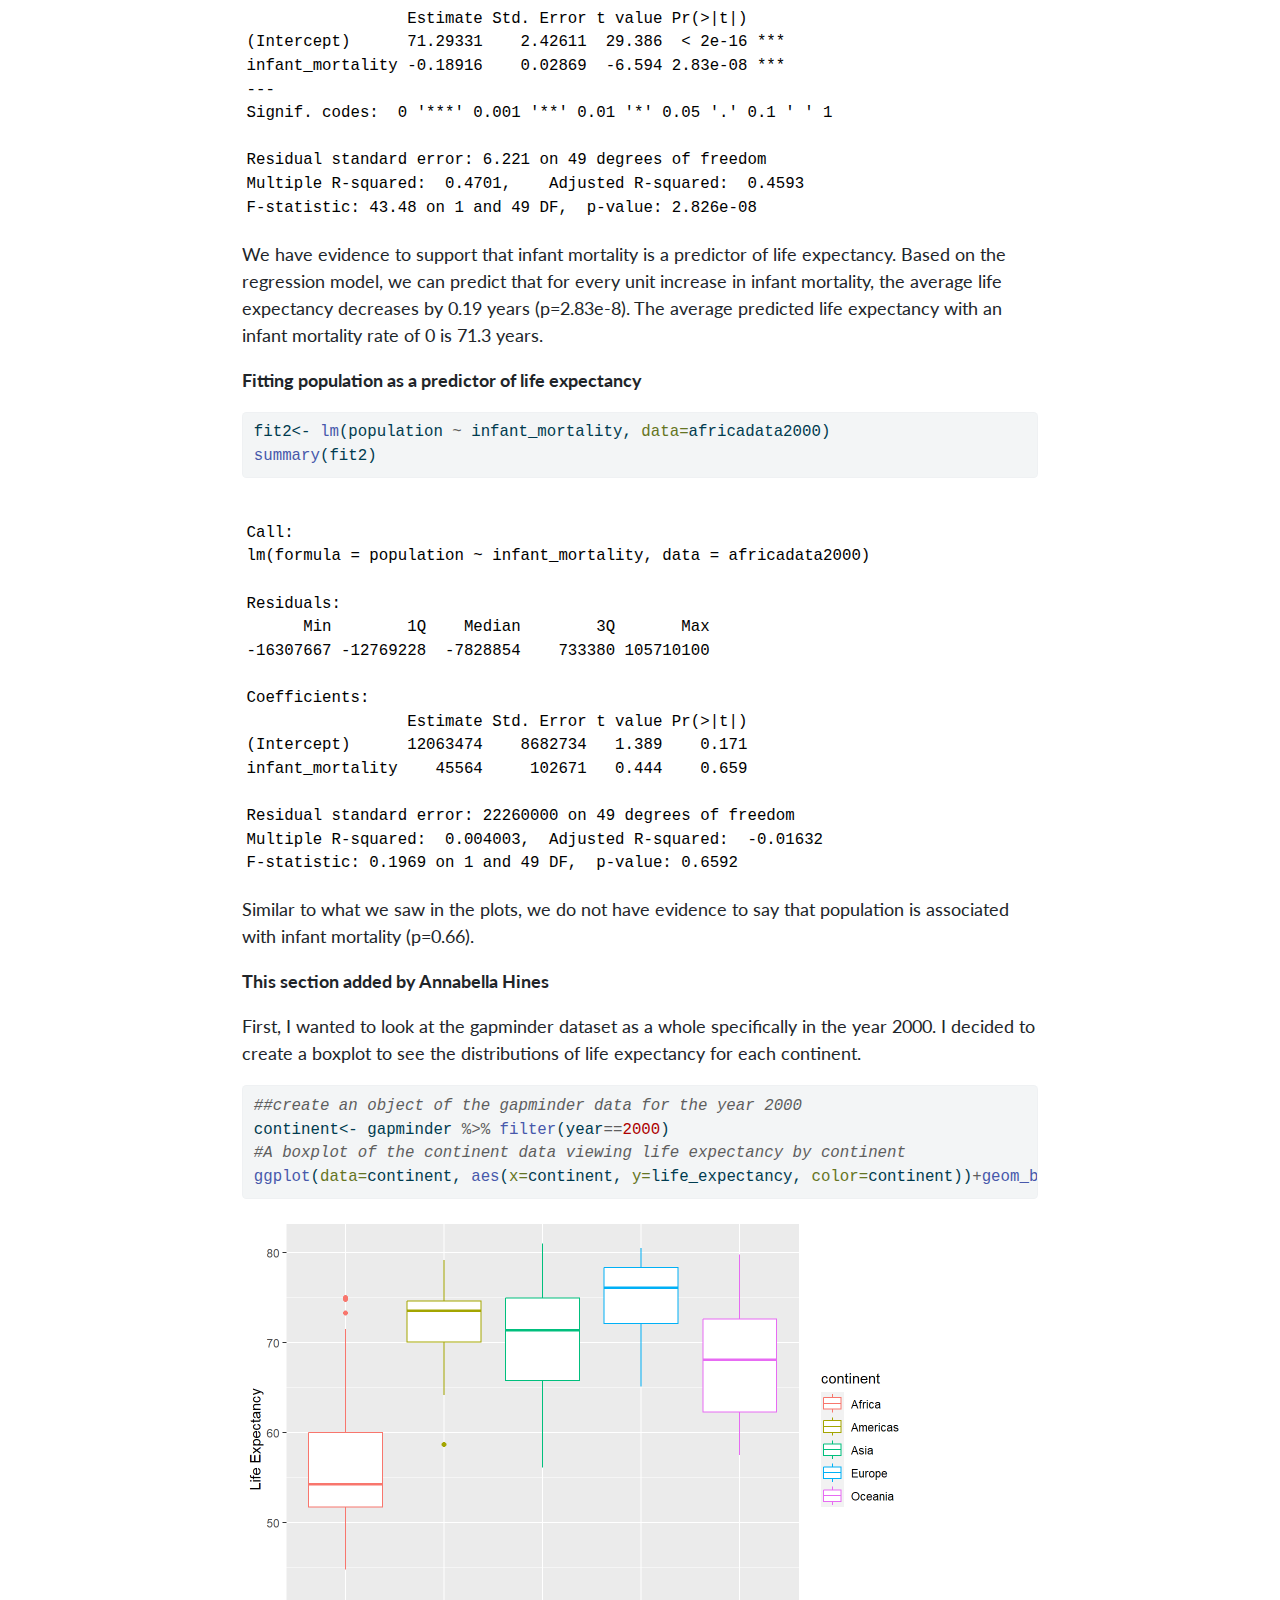
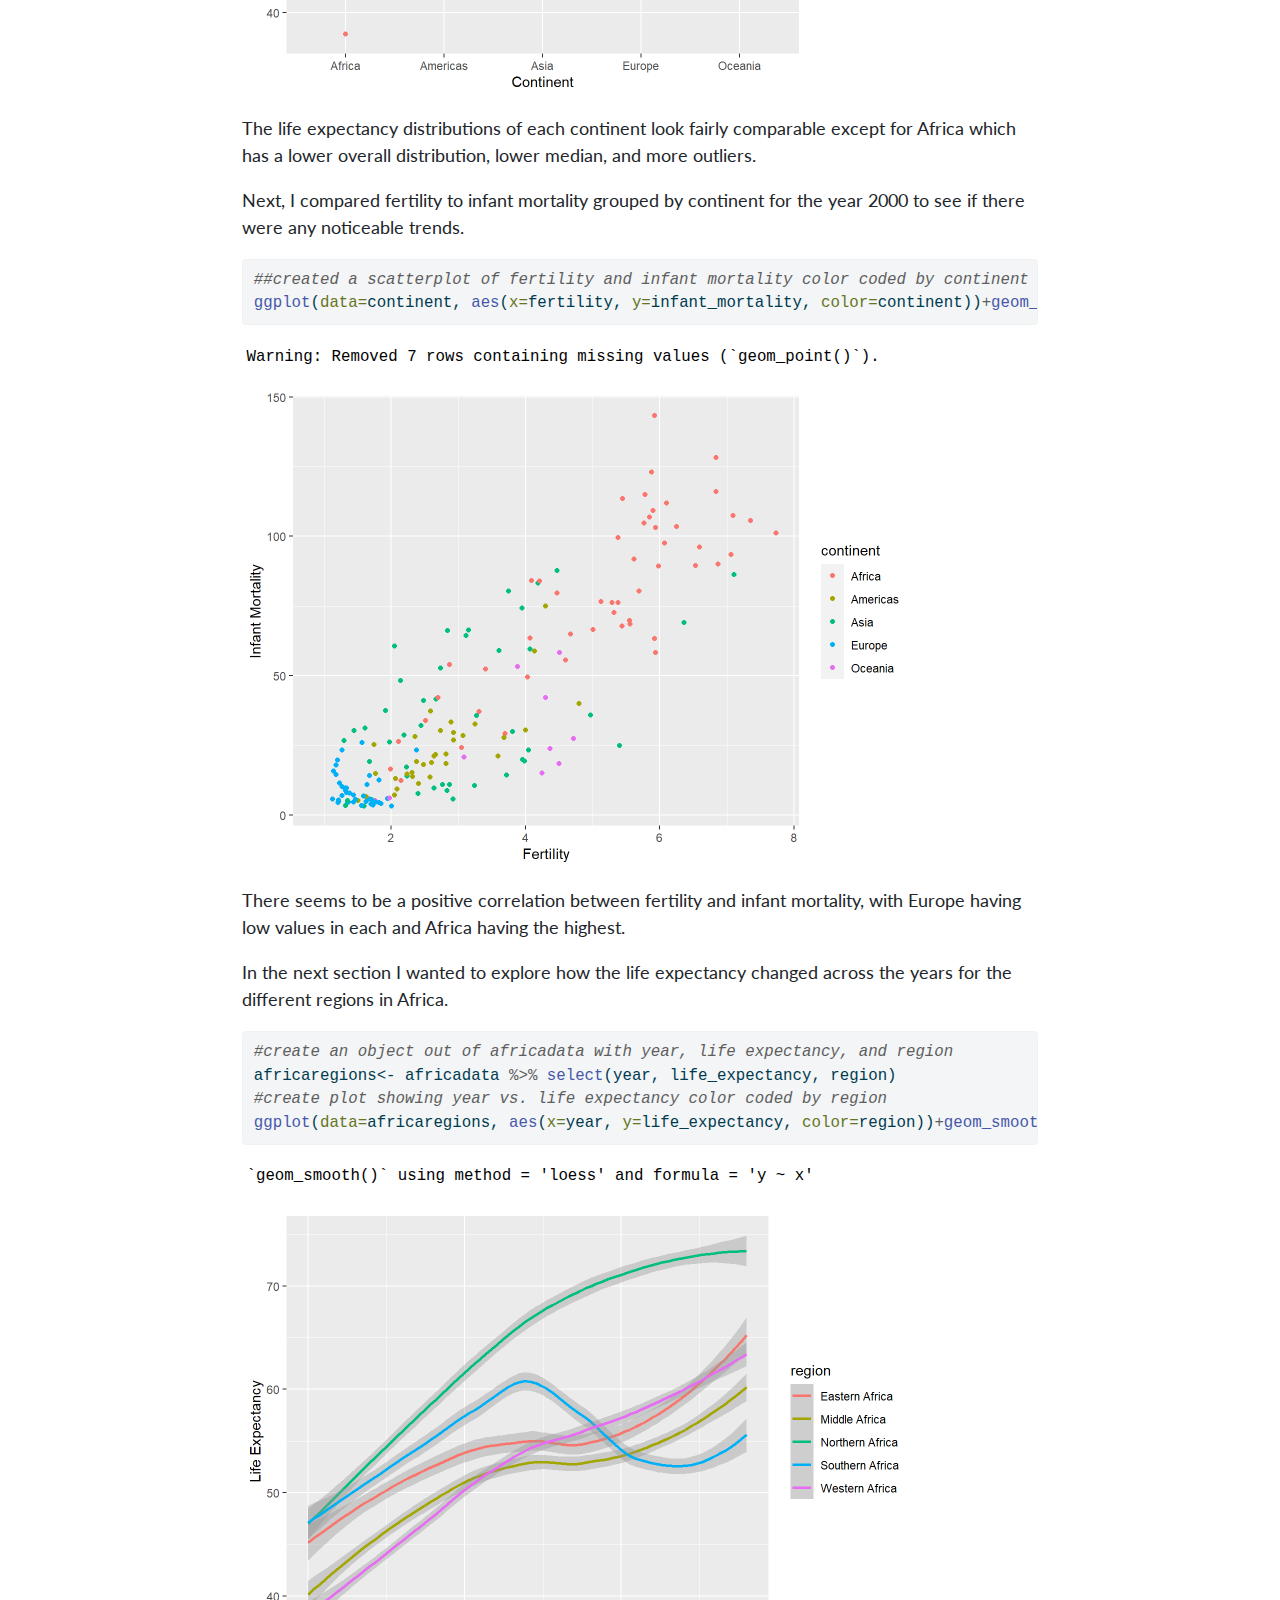
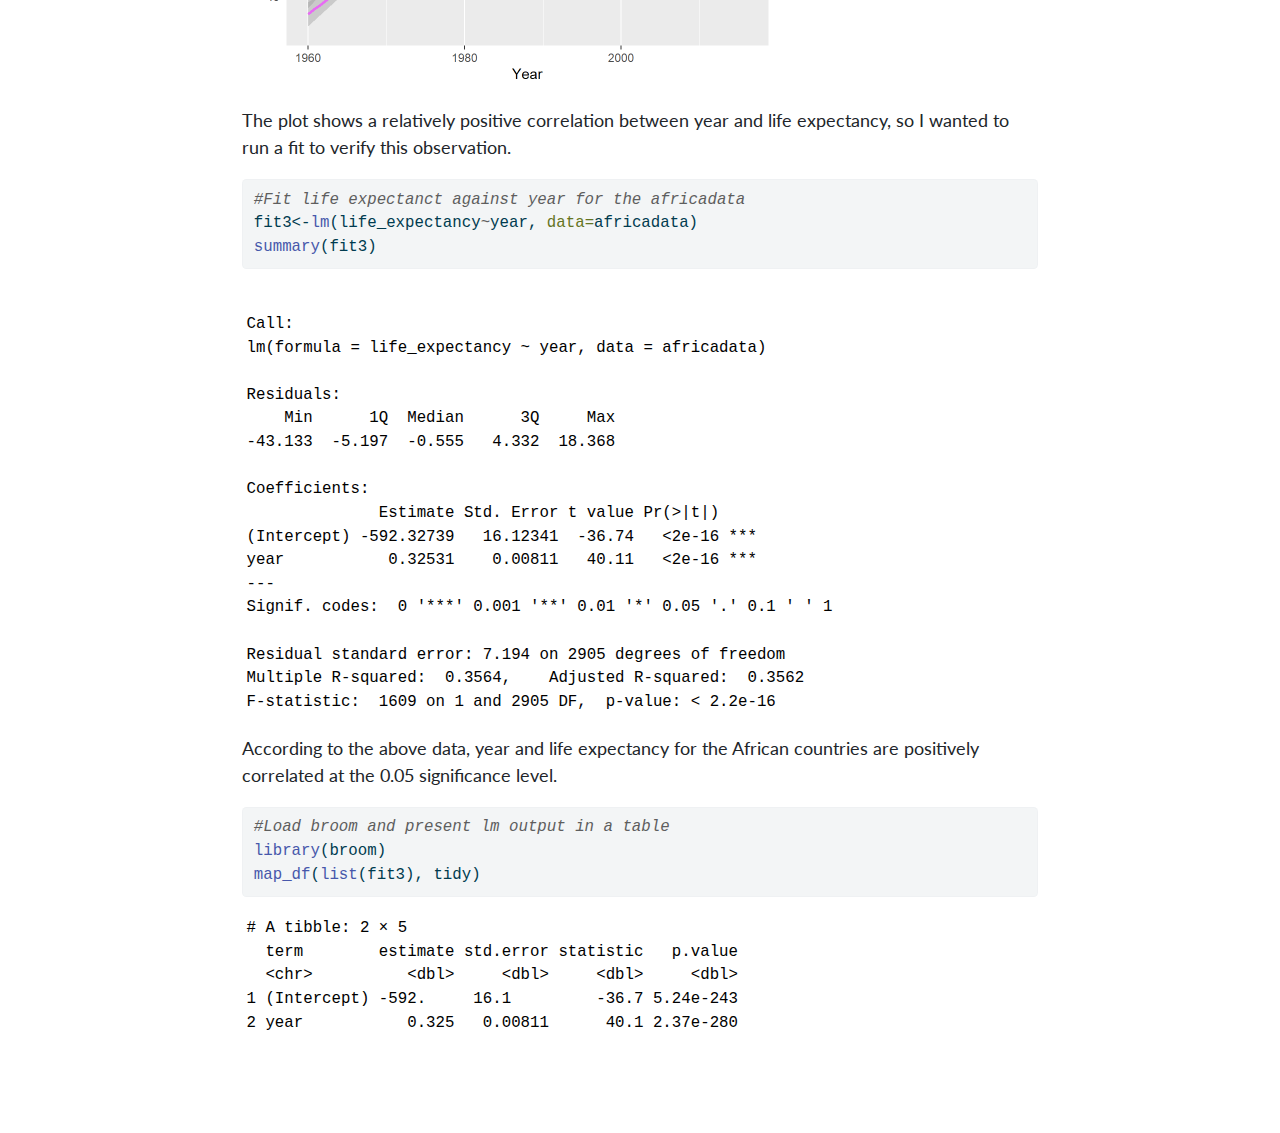
<file: docs/coding_exercise.html>
<!DOCTYPE html>
<html xmlns="http://www.w3.org/1999/xhtml" lang="en" xml:lang="en"><head>

<meta charset="utf-8">
<meta name="generator" content="quarto-1.2.313">

<meta name="viewport" content="width=device-width, initial-scale=1.0, user-scalable=yes">


<title>My Data Analysis Portfolio - R Coding Exercise</title>
<style>
code{white-space: pre-wrap;}
span.smallcaps{font-variant: small-caps;}
div.columns{display: flex; gap: min(4vw, 1.5em);}
div.column{flex: auto; overflow-x: auto;}
div.hanging-indent{margin-left: 1.5em; text-indent: -1.5em;}
ul.task-list{list-style: none;}
ul.task-list li input[type="checkbox"] {
  width: 0.8em;
  margin: 0 0.8em 0.2em -1.6em;
  vertical-align: middle;
}
pre > code.sourceCode { white-space: pre; position: relative; }
pre > code.sourceCode > span { display: inline-block; line-height: 1.25; }
pre > code.sourceCode > span:empty { height: 1.2em; }
.sourceCode { overflow: visible; }
code.sourceCode > span { color: inherit; text-decoration: inherit; }
div.sourceCode { margin: 1em 0; }
pre.sourceCode { margin: 0; }
@media screen {
div.sourceCode { overflow: auto; }
}
@media print {
pre > code.sourceCode { white-space: pre-wrap; }
pre > code.sourceCode > span { text-indent: -5em; padding-left: 5em; }
}
pre.numberSource code
  { counter-reset: source-line 0; }
pre.numberSource code > span
  { position: relative; left: -4em; counter-increment: source-line; }
pre.numberSource code > span > a:first-child::before
  { content: counter(source-line);
    position: relative; left: -1em; text-align: right; vertical-align: baseline;
    border: none; display: inline-block;
    -webkit-touch-callout: none; -webkit-user-select: none;
    -khtml-user-select: none; -moz-user-select: none;
    -ms-user-select: none; user-select: none;
    padding: 0 4px; width: 4em;
    color: #aaaaaa;
  }
pre.numberSource { margin-left: 3em; border-left: 1px solid #aaaaaa;  padding-left: 4px; }
div.sourceCode
  {   }
@media screen {
pre > code.sourceCode > span > a:first-child::before { text-decoration: underline; }
}
code span.al { color: #ff0000; font-weight: bold; } /* Alert */
code span.an { color: #60a0b0; font-weight: bold; font-style: italic; } /* Annotation */
code span.at { color: #7d9029; } /* Attribute */
code span.bn { color: #40a070; } /* BaseN */
code span.bu { color: #008000; } /* BuiltIn */
code span.cf { color: #007020; font-weight: bold; } /* ControlFlow */
code span.ch { color: #4070a0; } /* Char */
code span.cn { color: #880000; } /* Constant */
code span.co { color: #60a0b0; font-style: italic; } /* Comment */
code span.cv { color: #60a0b0; font-weight: bold; font-style: italic; } /* CommentVar */
code span.do { color: #ba2121; font-style: italic; } /* Documentation */
code span.dt { color: #902000; } /* DataType */
code span.dv { color: #40a070; } /* DecVal */
code span.er { color: #ff0000; font-weight: bold; } /* Error */
code span.ex { } /* Extension */
code span.fl { color: #40a070; } /* Float */
code span.fu { color: #06287e; } /* Function */
code span.im { color: #008000; font-weight: bold; } /* Import */
code span.in { color: #60a0b0; font-weight: bold; font-style: italic; } /* Information */
code span.kw { color: #007020; font-weight: bold; } /* Keyword */
code span.op { color: #666666; } /* Operator */
code span.ot { color: #007020; } /* Other */
code span.pp { color: #bc7a00; } /* Preprocessor */
code span.sc { color: #4070a0; } /* SpecialChar */
code span.ss { color: #bb6688; } /* SpecialString */
code span.st { color: #4070a0; } /* String */
code span.va { color: #19177c; } /* Variable */
code span.vs { color: #4070a0; } /* VerbatimString */
code span.wa { color: #60a0b0; font-weight: bold; font-style: italic; } /* Warning */
</style>


<script src="site_libs/quarto-nav/quarto-nav.js"></script>
<script src="site_libs/quarto-nav/headroom.min.js"></script>
<script src="site_libs/clipboard/clipboard.min.js"></script>
<script src="site_libs/quarto-search/autocomplete.umd.js"></script>
<script src="site_libs/quarto-search/fuse.min.js"></script>
<script src="site_libs/quarto-search/quarto-search.js"></script>
<meta name="quarto:offset" content="./">
<script src="site_libs/quarto-html/quarto.js"></script>
<script src="site_libs/quarto-html/popper.min.js"></script>
<script src="site_libs/quarto-html/tippy.umd.min.js"></script>
<script src="site_libs/quarto-html/anchor.min.js"></script>
<link href="site_libs/quarto-html/tippy.css" rel="stylesheet">
<link href="site_libs/quarto-html/quarto-syntax-highlighting.css" rel="stylesheet" id="quarto-text-highlighting-styles">
<script src="site_libs/bootstrap/bootstrap.min.js"></script>
<link href="site_libs/bootstrap/bootstrap-icons.css" rel="stylesheet">
<link href="site_libs/bootstrap/bootstrap.min.css" rel="stylesheet" id="quarto-bootstrap" data-mode="light">
<script id="quarto-search-options" type="application/json">{
  "location": "navbar",
  "copy-button": false,
  "collapse-after": 3,
  "panel-placement": "end",
  "type": "overlay",
  "limit": 20,
  "language": {
    "search-no-results-text": "No results",
    "search-matching-documents-text": "matching documents",
    "search-copy-link-title": "Copy link to search",
    "search-hide-matches-text": "Hide additional matches",
    "search-more-match-text": "more match in this document",
    "search-more-matches-text": "more matches in this document",
    "search-clear-button-title": "Clear",
    "search-detached-cancel-button-title": "Cancel",
    "search-submit-button-title": "Submit"
  }
}</script>


<link rel="stylesheet" href="styles.css">
</head>

<body class="nav-fixed fullcontent">

<div id="quarto-search-results"></div>
  <header id="quarto-header" class="headroom fixed-top">
    <nav class="navbar navbar-expand-lg navbar-dark ">
      <div class="navbar-container container-fluid">
      <div class="navbar-brand-container">
    <a class="navbar-brand" href="./index.html">
    <span class="navbar-title">My Data Analysis Portfolio</span>
    </a>
  </div>
          <button class="navbar-toggler" type="button" data-bs-toggle="collapse" data-bs-target="#navbarCollapse" aria-controls="navbarCollapse" aria-expanded="false" aria-label="Toggle navigation" onclick="if (window.quartoToggleHeadroom) { window.quartoToggleHeadroom(); }">
  <span class="navbar-toggler-icon"></span>
</button>
          <div class="collapse navbar-collapse" id="navbarCollapse">
            <ul class="navbar-nav navbar-nav-scroll me-auto">
  <li class="nav-item">
    <a class="nav-link" href="././aboutme.html">
 <span class="menu-text">About Me</span></a>
  </li>  
  <li class="nav-item dropdown ">
    <a class="nav-link dropdown-toggle" href="#" id="nav-menu-projects" role="button" data-bs-toggle="dropdown" aria-expanded="false">
 <span class="menu-text">Projects</span>
    </a>
    <ul class="dropdown-menu" aria-labelledby="nav-menu-projects">    
        <li>
    <a class="dropdown-item" href="././coding_exercise.html">
 <span class="dropdown-text">R Coding Exercise</span></a>
  </li>  
        <li>
    <a class="dropdown-item" href="././dataanalysis-exercise.html">
 <span class="dropdown-text">Data Analysis Exercise</span></a>
  </li>  
        <li>
    <a class="dropdown-item" href="././visualization_exercise.html">
 <span class="dropdown-text">Visualization Exercise</span></a>
  </li>  
        <li>
    <a class="dropdown-item" href="././tidytuesday_exercise.html">
 <span class="dropdown-text">Tidy Tuesday Exercise</span></a>
  </li>  
        <li>
    <a class="dropdown-item" href="././tidytuesday_exercise2.html">
 <span class="dropdown-text">Tidy Tuesday Exercise 2</span></a>
  </li>  
    </ul>
  </li>
  <li class="nav-item dropdown ">
    <a class="nav-link dropdown-toggle" href="#" id="nav-menu-flu-analysis-exercise" role="button" data-bs-toggle="dropdown" aria-expanded="false">
 <span class="menu-text">Flu Analysis Exercise</span>
    </a>
    <ul class="dropdown-menu" aria-labelledby="nav-menu-flu-analysis-exercise">    
        <li>
    <a class="dropdown-item" href="././fluanalysis/code/wrangling.html">
 <span class="dropdown-text">Wrangling</span></a>
  </li>  
        <li>
    <a class="dropdown-item" href="././fluanalysis/code/exploration.html">
 <span class="dropdown-text">Exploration</span></a>
  </li>  
        <li>
    <a class="dropdown-item" href="././fluanalysis/code/fitting.html">
 <span class="dropdown-text">Fitting</span></a>
  </li>  
        <li>
    <a class="dropdown-item" href="././fluanalysis/code/modeleval.html">
 <span class="dropdown-text">Model Evaluation</span></a>
  </li>  
        <li>
    <a class="dropdown-item" href="././fluanalysis/code/machinelearning.html">
 <span class="dropdown-text">Machine Learning</span></a>
  </li>  
    </ul>
  </li>
</ul>
            <ul class="navbar-nav navbar-nav-scroll ms-auto">
  <li class="nav-item compact">
    <a class="nav-link" href="https://github.com/ajklinker/abbieklinker-MADA-portfolio"><i class="bi bi-github" role="img">
</i> 
 <span class="menu-text"></span></a>
  </li>  
</ul>
              <div id="quarto-search" class="" title="Search"></div>
          </div> <!-- /navcollapse -->
      </div> <!-- /container-fluid -->
    </nav>
</header>
<!-- content -->
<div id="quarto-content" class="quarto-container page-columns page-rows-contents page-layout-article page-navbar">
<!-- sidebar -->
<!-- margin-sidebar -->
    
<!-- main -->
<main class="content" id="quarto-document-content">

<header id="title-block-header" class="quarto-title-block default">
<div class="quarto-title">
<h1 class="title">R Coding Exercise</h1>
</div>



<div class="quarto-title-meta">

    
  
    
  </div>
  

</header>

<section id="setting-up-the-exercise" class="level2">
<h2 class="anchored" data-anchor-id="setting-up-the-exercise">Setting Up the Exercise</h2>
<div class="cell">
<div class="sourceCode cell-code" id="cb1"><pre class="sourceCode r code-with-copy"><code class="sourceCode r"><span id="cb1-1"><a href="#cb1-1" aria-hidden="true" tabindex="-1"></a><span class="fu">library</span>(tidyverse)</span></code><button title="Copy to Clipboard" class="code-copy-button"><i class="bi"></i></button></pre></div>
<div class="cell-output cell-output-stderr">
<pre><code>── Attaching packages ─────────────────────────────────────── tidyverse 1.3.2 ──
✔ ggplot2 3.4.0      ✔ purrr   1.0.1 
✔ tibble  3.1.8      ✔ dplyr   1.0.10
✔ tidyr   1.2.1      ✔ stringr 1.5.0 
✔ readr   2.1.3      ✔ forcats 0.5.2 
── Conflicts ────────────────────────────────────────── tidyverse_conflicts() ──
✖ dplyr::filter() masks stats::filter()
✖ dplyr::lag()    masks stats::lag()</code></pre>
</div>
<div class="sourceCode cell-code" id="cb3"><pre class="sourceCode r code-with-copy"><code class="sourceCode r"><span id="cb3-1"><a href="#cb3-1" aria-hidden="true" tabindex="-1"></a><span class="fu">library</span>(dslabs)</span>
<span id="cb3-2"><a href="#cb3-2" aria-hidden="true" tabindex="-1"></a></span>
<span id="cb3-3"><a href="#cb3-3" aria-hidden="true" tabindex="-1"></a><span class="co">#look at help file for gapminder data</span></span>
<span id="cb3-4"><a href="#cb3-4" aria-hidden="true" tabindex="-1"></a><span class="co">#help(gapminder)</span></span>
<span id="cb3-5"><a href="#cb3-5" aria-hidden="true" tabindex="-1"></a></span>
<span id="cb3-6"><a href="#cb3-6" aria-hidden="true" tabindex="-1"></a><span class="co">#get an overview of data structure</span></span>
<span id="cb3-7"><a href="#cb3-7" aria-hidden="true" tabindex="-1"></a><span class="fu">str</span>(gapminder)</span></code><button title="Copy to Clipboard" class="code-copy-button"><i class="bi"></i></button></pre></div>
<div class="cell-output cell-output-stdout">
<pre><code>'data.frame':   10545 obs. of  9 variables:
 $ country         : Factor w/ 185 levels "Albania","Algeria",..: 1 2 3 4 5 6 7 8 9 10 ...
 $ year            : int  1960 1960 1960 1960 1960 1960 1960 1960 1960 1960 ...
 $ infant_mortality: num  115.4 148.2 208 NA 59.9 ...
 $ life_expectancy : num  62.9 47.5 36 63 65.4 ...
 $ fertility       : num  6.19 7.65 7.32 4.43 3.11 4.55 4.82 3.45 2.7 5.57 ...
 $ population      : num  1636054 11124892 5270844 54681 20619075 ...
 $ gdp             : num  NA 1.38e+10 NA NA 1.08e+11 ...
 $ continent       : Factor w/ 5 levels "Africa","Americas",..: 4 1 1 2 2 3 2 5 4 3 ...
 $ region          : Factor w/ 22 levels "Australia and New Zealand",..: 19 11 10 2 15 21 2 1 22 21 ...</code></pre>
</div>
<div class="sourceCode cell-code" id="cb5"><pre class="sourceCode r code-with-copy"><code class="sourceCode r"><span id="cb5-1"><a href="#cb5-1" aria-hidden="true" tabindex="-1"></a><span class="co">#get a summary of data</span></span>
<span id="cb5-2"><a href="#cb5-2" aria-hidden="true" tabindex="-1"></a><span class="fu">summary</span>(gapminder)</span></code><button title="Copy to Clipboard" class="code-copy-button"><i class="bi"></i></button></pre></div>
<div class="cell-output cell-output-stdout">
<pre><code>                country           year      infant_mortality life_expectancy
 Albania            :   57   Min.   :1960   Min.   :  1.50   Min.   :13.20  
 Algeria            :   57   1st Qu.:1974   1st Qu.: 16.00   1st Qu.:57.50  
 Angola             :   57   Median :1988   Median : 41.50   Median :67.54  
 Antigua and Barbuda:   57   Mean   :1988   Mean   : 55.31   Mean   :64.81  
 Argentina          :   57   3rd Qu.:2002   3rd Qu.: 85.10   3rd Qu.:73.00  
 Armenia            :   57   Max.   :2016   Max.   :276.90   Max.   :83.90  
 (Other)            :10203                  NA's   :1453                    
   fertility       population             gdp               continent   
 Min.   :0.840   Min.   :3.124e+04   Min.   :4.040e+07   Africa  :2907  
 1st Qu.:2.200   1st Qu.:1.333e+06   1st Qu.:1.846e+09   Americas:2052  
 Median :3.750   Median :5.009e+06   Median :7.794e+09   Asia    :2679  
 Mean   :4.084   Mean   :2.701e+07   Mean   :1.480e+11   Europe  :2223  
 3rd Qu.:6.000   3rd Qu.:1.523e+07   3rd Qu.:5.540e+10   Oceania : 684  
 Max.   :9.220   Max.   :1.376e+09   Max.   :1.174e+13                  
 NA's   :187     NA's   :185         NA's   :2972                       
             region    
 Western Asia   :1026  
 Eastern Africa : 912  
 Western Africa : 912  
 Caribbean      : 741  
 South America  : 684  
 Southern Europe: 684  
 (Other)        :5586  </code></pre>
</div>
<div class="sourceCode cell-code" id="cb7"><pre class="sourceCode r code-with-copy"><code class="sourceCode r"><span id="cb7-1"><a href="#cb7-1" aria-hidden="true" tabindex="-1"></a><span class="co">#determine the type of object gapminder is</span></span>
<span id="cb7-2"><a href="#cb7-2" aria-hidden="true" tabindex="-1"></a><span class="fu">class</span>(gapminder)</span></code><button title="Copy to Clipboard" class="code-copy-button"><i class="bi"></i></button></pre></div>
<div class="cell-output cell-output-stdout">
<pre><code>[1] "data.frame"</code></pre>
</div>
<div class="sourceCode cell-code" id="cb9"><pre class="sourceCode r code-with-copy"><code class="sourceCode r"><span id="cb9-1"><a href="#cb9-1" aria-hidden="true" tabindex="-1"></a><span class="co">#get better view of the data</span></span>
<span id="cb9-2"><a href="#cb9-2" aria-hidden="true" tabindex="-1"></a><span class="fu">glimpse</span>(gapminder)</span></code><button title="Copy to Clipboard" class="code-copy-button"><i class="bi"></i></button></pre></div>
<div class="cell-output cell-output-stdout">
<pre><code>Rows: 10,545
Columns: 9
$ country          &lt;fct&gt; "Albania", "Algeria", "Angola", "Antigua and Barbuda"…
$ year             &lt;int&gt; 1960, 1960, 1960, 1960, 1960, 1960, 1960, 1960, 1960,…
$ infant_mortality &lt;dbl&gt; 115.40, 148.20, 208.00, NA, 59.87, NA, NA, 20.30, 37.…
$ life_expectancy  &lt;dbl&gt; 62.87, 47.50, 35.98, 62.97, 65.39, 66.86, 65.66, 70.8…
$ fertility        &lt;dbl&gt; 6.19, 7.65, 7.32, 4.43, 3.11, 4.55, 4.82, 3.45, 2.70,…
$ population       &lt;dbl&gt; 1636054, 11124892, 5270844, 54681, 20619075, 1867396,…
$ gdp              &lt;dbl&gt; NA, 13828152297, NA, NA, 108322326649, NA, NA, 966778…
$ continent        &lt;fct&gt; Europe, Africa, Africa, Americas, Americas, Asia, Ame…
$ region           &lt;fct&gt; Southern Europe, Northern Africa, Middle Africa, Cari…</code></pre>
</div>
</div>
</section>
<section id="examining-africa-data" class="level2">
<h2 class="anchored" data-anchor-id="examining-africa-data">Examining Africa Data</h2>
<div class="cell">
<div class="sourceCode cell-code" id="cb11"><pre class="sourceCode r code-with-copy"><code class="sourceCode r"><span id="cb11-1"><a href="#cb11-1" aria-hidden="true" tabindex="-1"></a>africadata<span class="ot">&lt;-</span> gapminder <span class="sc">%&gt;%</span></span>
<span id="cb11-2"><a href="#cb11-2" aria-hidden="true" tabindex="-1"></a>  <span class="fu">filter</span>(continent <span class="sc">==</span> <span class="st">"Africa"</span>)</span>
<span id="cb11-3"><a href="#cb11-3" aria-hidden="true" tabindex="-1"></a></span>
<span id="cb11-4"><a href="#cb11-4" aria-hidden="true" tabindex="-1"></a><span class="fu">str</span>(africadata)</span></code><button title="Copy to Clipboard" class="code-copy-button"><i class="bi"></i></button></pre></div>
<div class="cell-output cell-output-stdout">
<pre><code>'data.frame':   2907 obs. of  9 variables:
 $ country         : Factor w/ 185 levels "Albania","Algeria",..: 2 3 18 22 26 27 29 31 32 33 ...
 $ year            : int  1960 1960 1960 1960 1960 1960 1960 1960 1960 1960 ...
 $ infant_mortality: num  148 208 187 116 161 ...
 $ life_expectancy : num  47.5 36 38.3 50.3 35.2 ...
 $ fertility       : num  7.65 7.32 6.28 6.62 6.29 6.95 5.65 6.89 5.84 6.25 ...
 $ population      : num  11124892 5270844 2431620 524029 4829291 ...
 $ gdp             : num  1.38e+10 NA 6.22e+08 1.24e+08 5.97e+08 ...
 $ continent       : Factor w/ 5 levels "Africa","Americas",..: 1 1 1 1 1 1 1 1 1 1 ...
 $ region          : Factor w/ 22 levels "Australia and New Zealand",..: 11 10 20 17 20 5 10 20 10 10 ...</code></pre>
</div>
<div class="sourceCode cell-code" id="cb13"><pre class="sourceCode r code-with-copy"><code class="sourceCode r"><span id="cb13-1"><a href="#cb13-1" aria-hidden="true" tabindex="-1"></a><span class="fu">summary</span>(africadata)</span></code><button title="Copy to Clipboard" class="code-copy-button"><i class="bi"></i></button></pre></div>
<div class="cell-output cell-output-stdout">
<pre><code>         country          year      infant_mortality life_expectancy
 Algeria     :  57   Min.   :1960   Min.   : 11.40   Min.   :13.20  
 Angola      :  57   1st Qu.:1974   1st Qu.: 62.20   1st Qu.:48.23  
 Benin       :  57   Median :1988   Median : 93.40   Median :53.98  
 Botswana    :  57   Mean   :1988   Mean   : 95.12   Mean   :54.38  
 Burkina Faso:  57   3rd Qu.:2002   3rd Qu.:124.70   3rd Qu.:60.10  
 Burundi     :  57   Max.   :2016   Max.   :237.40   Max.   :77.60  
 (Other)     :2565                  NA's   :226                     
   fertility       population             gdp               continent   
 Min.   :1.500   Min.   :    41538   Min.   :4.659e+07   Africa  :2907  
 1st Qu.:5.160   1st Qu.:  1605232   1st Qu.:8.373e+08   Americas:   0  
 Median :6.160   Median :  5570982   Median :2.448e+09   Asia    :   0  
 Mean   :5.851   Mean   : 12235961   Mean   :9.346e+09   Europe  :   0  
 3rd Qu.:6.860   3rd Qu.: 13888152   3rd Qu.:6.552e+09   Oceania :   0  
 Max.   :8.450   Max.   :182201962   Max.   :1.935e+11                  
 NA's   :51      NA's   :51          NA's   :637                        
                       region   
 Eastern Africa           :912  
 Western Africa           :912  
 Middle Africa            :456  
 Northern Africa          :342  
 Southern Africa          :285  
 Australia and New Zealand:  0  
 (Other)                  :  0  </code></pre>
</div>
</div>
<section id="infant-mortality-and-life-expectancy" class="level3">
<h3 class="anchored" data-anchor-id="infant-mortality-and-life-expectancy">Infant Mortality and Life Expectancy</h3>
<div class="cell">
<div class="sourceCode cell-code" id="cb15"><pre class="sourceCode r code-with-copy"><code class="sourceCode r"><span id="cb15-1"><a href="#cb15-1" aria-hidden="true" tabindex="-1"></a>mort_expect <span class="ot">&lt;-</span> africadata <span class="sc">%&gt;%</span></span>
<span id="cb15-2"><a href="#cb15-2" aria-hidden="true" tabindex="-1"></a>  <span class="fu">select</span>(infant_mortality, life_expectancy, region) <span class="co">#kept region for sake of visualization</span></span>
<span id="cb15-3"><a href="#cb15-3" aria-hidden="true" tabindex="-1"></a></span>
<span id="cb15-4"><a href="#cb15-4" aria-hidden="true" tabindex="-1"></a><span class="co">#examine data </span></span>
<span id="cb15-5"><a href="#cb15-5" aria-hidden="true" tabindex="-1"></a><span class="fu">str</span>(mort_expect)</span></code><button title="Copy to Clipboard" class="code-copy-button"><i class="bi"></i></button></pre></div>
<div class="cell-output cell-output-stdout">
<pre><code>'data.frame':   2907 obs. of  3 variables:
 $ infant_mortality: num  148 208 187 116 161 ...
 $ life_expectancy : num  47.5 36 38.3 50.3 35.2 ...
 $ region          : Factor w/ 22 levels "Australia and New Zealand",..: 11 10 20 17 20 5 10 20 10 10 ...</code></pre>
</div>
<div class="sourceCode cell-code" id="cb17"><pre class="sourceCode r code-with-copy"><code class="sourceCode r"><span id="cb17-1"><a href="#cb17-1" aria-hidden="true" tabindex="-1"></a><span class="fu">summary</span>(mort_expect)</span></code><button title="Copy to Clipboard" class="code-copy-button"><i class="bi"></i></button></pre></div>
<div class="cell-output cell-output-stdout">
<pre><code> infant_mortality life_expectancy                       region   
 Min.   : 11.40   Min.   :13.20   Eastern Africa           :912  
 1st Qu.: 62.20   1st Qu.:48.23   Western Africa           :912  
 Median : 93.40   Median :53.98   Middle Africa            :456  
 Mean   : 95.12   Mean   :54.38   Northern Africa          :342  
 3rd Qu.:124.70   3rd Qu.:60.10   Southern Africa          :285  
 Max.   :237.40   Max.   :77.60   Australia and New Zealand:  0  
 NA's   :226                      (Other)                  :  0  </code></pre>
</div>
<div class="sourceCode cell-code" id="cb19"><pre class="sourceCode r code-with-copy"><code class="sourceCode r"><span id="cb19-1"><a href="#cb19-1" aria-hidden="true" tabindex="-1"></a><span class="co">#Plot</span></span>
<span id="cb19-2"><a href="#cb19-2" aria-hidden="true" tabindex="-1"></a><span class="fu">ggplot</span>()<span class="sc">+</span></span>
<span id="cb19-3"><a href="#cb19-3" aria-hidden="true" tabindex="-1"></a>  <span class="fu">geom_point</span>(<span class="fu">aes</span>(<span class="at">x=</span>infant_mortality, <span class="at">y=</span>life_expectancy, <span class="at">color=</span>region), <span class="at">data=</span>mort_expect)<span class="sc">+</span> <span class="co">#kept region to more easily see trends since there's a lot of countries.</span></span>
<span id="cb19-4"><a href="#cb19-4" aria-hidden="true" tabindex="-1"></a>  <span class="fu">xlab</span>(<span class="st">"Infant Mortality Rate"</span>)<span class="sc">+</span> <span class="fu">ylab</span>(<span class="st">"Life Expectancy (Yrs)"</span>)<span class="sc">+</span></span>
<span id="cb19-5"><a href="#cb19-5" aria-hidden="true" tabindex="-1"></a>  <span class="fu">theme_bw</span>()</span></code><button title="Copy to Clipboard" class="code-copy-button"><i class="bi"></i></button></pre></div>
<div class="cell-output cell-output-stderr">
<pre><code>Warning: Removed 226 rows containing missing values (`geom_point()`).</code></pre>
</div>
<div class="cell-output-display">
<p><img src="coding_exercise_files/figure-html/unnamed-chunk-3-1.png" class="img-fluid" width="672"></p>
</div>
</div>
</section>
<section id="population-and-life-expectancy" class="level3">
<h3 class="anchored" data-anchor-id="population-and-life-expectancy">Population and Life Expectancy</h3>
<div class="cell">
<div class="sourceCode cell-code" id="cb21"><pre class="sourceCode r code-with-copy"><code class="sourceCode r"><span id="cb21-1"><a href="#cb21-1" aria-hidden="true" tabindex="-1"></a>pop_expect <span class="ot">&lt;-</span> africadata <span class="sc">%&gt;%</span></span>
<span id="cb21-2"><a href="#cb21-2" aria-hidden="true" tabindex="-1"></a>  <span class="fu">select</span>(population, life_expectancy, region) <span class="co">#kept region for same reason as prior plot</span></span>
<span id="cb21-3"><a href="#cb21-3" aria-hidden="true" tabindex="-1"></a></span>
<span id="cb21-4"><a href="#cb21-4" aria-hidden="true" tabindex="-1"></a><span class="co">#examine data </span></span>
<span id="cb21-5"><a href="#cb21-5" aria-hidden="true" tabindex="-1"></a><span class="fu">str</span>(pop_expect)</span></code><button title="Copy to Clipboard" class="code-copy-button"><i class="bi"></i></button></pre></div>
<div class="cell-output cell-output-stdout">
<pre><code>'data.frame':   2907 obs. of  3 variables:
 $ population     : num  11124892 5270844 2431620 524029 4829291 ...
 $ life_expectancy: num  47.5 36 38.3 50.3 35.2 ...
 $ region         : Factor w/ 22 levels "Australia and New Zealand",..: 11 10 20 17 20 5 10 20 10 10 ...</code></pre>
</div>
<div class="sourceCode cell-code" id="cb23"><pre class="sourceCode r code-with-copy"><code class="sourceCode r"><span id="cb23-1"><a href="#cb23-1" aria-hidden="true" tabindex="-1"></a><span class="fu">summary</span>(pop_expect)</span></code><button title="Copy to Clipboard" class="code-copy-button"><i class="bi"></i></button></pre></div>
<div class="cell-output cell-output-stdout">
<pre><code>   population        life_expectancy                       region   
 Min.   :    41538   Min.   :13.20   Eastern Africa           :912  
 1st Qu.:  1605232   1st Qu.:48.23   Western Africa           :912  
 Median :  5570982   Median :53.98   Middle Africa            :456  
 Mean   : 12235961   Mean   :54.38   Northern Africa          :342  
 3rd Qu.: 13888152   3rd Qu.:60.10   Southern Africa          :285  
 Max.   :182201962   Max.   :77.60   Australia and New Zealand:  0  
 NA's   :51                          (Other)                  :  0  </code></pre>
</div>
<div class="sourceCode cell-code" id="cb25"><pre class="sourceCode r code-with-copy"><code class="sourceCode r"><span id="cb25-1"><a href="#cb25-1" aria-hidden="true" tabindex="-1"></a><span class="co">#Plot</span></span>
<span id="cb25-2"><a href="#cb25-2" aria-hidden="true" tabindex="-1"></a><span class="fu">ggplot</span>()<span class="sc">+</span></span>
<span id="cb25-3"><a href="#cb25-3" aria-hidden="true" tabindex="-1"></a>  <span class="fu">geom_point</span>(<span class="fu">aes</span>(<span class="at">x=</span><span class="fu">log</span>(population), <span class="at">y=</span>life_expectancy, <span class="at">color=</span>region), <span class="at">data=</span>pop_expect)<span class="sc">+</span></span>
<span id="cb25-4"><a href="#cb25-4" aria-hidden="true" tabindex="-1"></a>  <span class="fu">theme_bw</span>()<span class="sc">+</span> <span class="fu">xlab</span>(<span class="st">"Log Population"</span>)<span class="sc">+</span> <span class="fu">ylab</span>(<span class="st">"Life Expectancy (Yrs)"</span>)</span></code><button title="Copy to Clipboard" class="code-copy-button"><i class="bi"></i></button></pre></div>
<div class="cell-output cell-output-stderr">
<pre><code>Warning: Removed 51 rows containing missing values (`geom_point()`).</code></pre>
</div>
<div class="cell-output-display">
<p><img src="coding_exercise_files/figure-html/unnamed-chunk-4-1.png" class="img-fluid" width="672"></p>
</div>
</div>
</section>
</section>
<section id="select-years" class="level2">
<h2 class="anchored" data-anchor-id="select-years">Select Years</h2>
<p><strong>Which years have the data missing for infant mortality?</strong></p>
<div class="cell">
<div class="sourceCode cell-code" id="cb27"><pre class="sourceCode r code-with-copy"><code class="sourceCode r"><span id="cb27-1"><a href="#cb27-1" aria-hidden="true" tabindex="-1"></a>mort_expect_years <span class="ot">&lt;-</span> africadata <span class="sc">%&gt;%</span></span>
<span id="cb27-2"><a href="#cb27-2" aria-hidden="true" tabindex="-1"></a>  <span class="fu">select</span>(infant_mortality, life_expectancy, region, year)<span class="sc">%&gt;%</span> <span class="co">#include years</span></span>
<span id="cb27-3"><a href="#cb27-3" aria-hidden="true" tabindex="-1"></a>  <span class="fu">filter</span>(<span class="fu">is.na</span>(infant_mortality)) <span class="co">#look for missing values</span></span>
<span id="cb27-4"><a href="#cb27-4" aria-hidden="true" tabindex="-1"></a></span>
<span id="cb27-5"><a href="#cb27-5" aria-hidden="true" tabindex="-1"></a><span class="fu">head</span>(mort_expect_years) <span class="co">#print</span></span></code><button title="Copy to Clipboard" class="code-copy-button"><i class="bi"></i></button></pre></div>
<div class="cell-output cell-output-stdout">
<pre><code>  infant_mortality life_expectancy         region year
1               NA           50.12 Western Africa 1960
2               NA           40.95  Middle Africa 1960
3               NA           45.77 Eastern Africa 1960
4               NA           37.69  Middle Africa 1960
5               NA           39.03 Eastern Africa 1960
6               NA           38.83  Middle Africa 1960</code></pre>
</div>
</div>
<section id="select-data-for-2000" class="level3">
<h3 class="anchored" data-anchor-id="select-data-for-2000">Select Data for 2000</h3>
<p>Filter all Africa data for 2000</p>
<div class="cell">
<div class="sourceCode cell-code" id="cb29"><pre class="sourceCode r code-with-copy"><code class="sourceCode r"><span id="cb29-1"><a href="#cb29-1" aria-hidden="true" tabindex="-1"></a>africadata2000<span class="ot">&lt;-</span>africadata<span class="sc">%&gt;%</span></span>
<span id="cb29-2"><a href="#cb29-2" aria-hidden="true" tabindex="-1"></a>  <span class="fu">filter</span>(year <span class="sc">==</span> <span class="dv">2000</span>)</span>
<span id="cb29-3"><a href="#cb29-3" aria-hidden="true" tabindex="-1"></a></span>
<span id="cb29-4"><a href="#cb29-4" aria-hidden="true" tabindex="-1"></a><span class="co">#Double check code </span></span>
<span id="cb29-5"><a href="#cb29-5" aria-hidden="true" tabindex="-1"></a><span class="fu">str</span>(africadata2000)</span></code><button title="Copy to Clipboard" class="code-copy-button"><i class="bi"></i></button></pre></div>
<div class="cell-output cell-output-stdout">
<pre><code>'data.frame':   51 obs. of  9 variables:
 $ country         : Factor w/ 185 levels "Albania","Algeria",..: 2 3 18 22 26 27 29 31 32 33 ...
 $ year            : int  2000 2000 2000 2000 2000 2000 2000 2000 2000 2000 ...
 $ infant_mortality: num  33.9 128.3 89.3 52.4 96.2 ...
 $ life_expectancy : num  73.3 52.3 57.2 47.6 52.6 46.7 54.3 68.4 45.3 51.5 ...
 $ fertility       : num  2.51 6.84 5.98 3.41 6.59 7.06 5.62 3.7 5.45 7.35 ...
 $ population      : num  31183658 15058638 6949366 1736579 11607944 ...
 $ gdp             : num  5.48e+10 9.13e+09 2.25e+09 5.63e+09 2.61e+09 ...
 $ continent       : Factor w/ 5 levels "Africa","Americas",..: 1 1 1 1 1 1 1 1 1 1 ...
 $ region          : Factor w/ 22 levels "Australia and New Zealand",..: 11 10 20 17 20 5 10 20 10 10 ...</code></pre>
</div>
<div class="sourceCode cell-code" id="cb31"><pre class="sourceCode r code-with-copy"><code class="sourceCode r"><span id="cb31-1"><a href="#cb31-1" aria-hidden="true" tabindex="-1"></a><span class="fu">summary</span>(africadata2000)</span></code><button title="Copy to Clipboard" class="code-copy-button"><i class="bi"></i></button></pre></div>
<div class="cell-output cell-output-stdout">
<pre><code>         country        year      infant_mortality life_expectancy
 Algeria     : 1   Min.   :2000   Min.   : 12.30   Min.   :37.60  
 Angola      : 1   1st Qu.:2000   1st Qu.: 60.80   1st Qu.:51.75  
 Benin       : 1   Median :2000   Median : 80.30   Median :54.30  
 Botswana    : 1   Mean   :2000   Mean   : 78.93   Mean   :56.36  
 Burkina Faso: 1   3rd Qu.:2000   3rd Qu.:103.30   3rd Qu.:60.00  
 Burundi     : 1   Max.   :2000   Max.   :143.30   Max.   :75.00  
 (Other)     :45                                                  
   fertility       population             gdp               continent 
 Min.   :1.990   Min.   :    81154   Min.   :2.019e+08   Africa  :51  
 1st Qu.:4.150   1st Qu.:  2304687   1st Qu.:1.274e+09   Americas: 0  
 Median :5.550   Median :  8799165   Median :3.238e+09   Asia    : 0  
 Mean   :5.156   Mean   : 15659800   Mean   :1.155e+10   Europe  : 0  
 3rd Qu.:5.960   3rd Qu.: 17391242   3rd Qu.:8.654e+09   Oceania : 0  
 Max.   :7.730   Max.   :122876723   Max.   :1.329e+11                
                                                                      
                       region  
 Eastern Africa           :16  
 Western Africa           :16  
 Middle Africa            : 8  
 Northern Africa          : 6  
 Southern Africa          : 5  
 Australia and New Zealand: 0  
 (Other)                  : 0  </code></pre>
</div>
</div>
</section>
</section>
<section id="visualize-the-data-for-2000" class="level1">
<h1>Visualize the data for 2000</h1>
<div class="cell">
<div class="sourceCode cell-code" id="cb33"><pre class="sourceCode r code-with-copy"><code class="sourceCode r"><span id="cb33-1"><a href="#cb33-1" aria-hidden="true" tabindex="-1"></a><span class="co">#Plots</span></span>
<span id="cb33-2"><a href="#cb33-2" aria-hidden="true" tabindex="-1"></a><span class="do">##Infant Mortality</span></span>
<span id="cb33-3"><a href="#cb33-3" aria-hidden="true" tabindex="-1"></a><span class="fu">ggplot</span>()<span class="sc">+</span></span>
<span id="cb33-4"><a href="#cb33-4" aria-hidden="true" tabindex="-1"></a>    <span class="fu">geom_smooth</span>(<span class="fu">aes</span>(<span class="at">x=</span>infant_mortality, <span class="at">y=</span>life_expectancy), <span class="at">color =</span> <span class="st">"gray80"</span>, <span class="at">alpha =</span> <span class="fl">0.1</span>, <span class="at">data=</span>africadata2000)<span class="sc">+</span></span>
<span id="cb33-5"><a href="#cb33-5" aria-hidden="true" tabindex="-1"></a>  <span class="fu">geom_point</span>(<span class="fu">aes</span>(<span class="at">x=</span>infant_mortality, <span class="at">y=</span>life_expectancy, <span class="at">color=</span>region), <span class="at">data=</span>africadata2000)<span class="sc">+</span></span>
<span id="cb33-6"><a href="#cb33-6" aria-hidden="true" tabindex="-1"></a>  <span class="fu">labs</span>(<span class="at">title =</span> <span class="st">"Infant Mortality vs Life Expectancy"</span>, <span class="at">subtitle =</span> <span class="st">"Year 2000"</span>) <span class="sc">+</span> </span>
<span id="cb33-7"><a href="#cb33-7" aria-hidden="true" tabindex="-1"></a>  <span class="fu">xlab</span>(<span class="st">"Infant Mortality"</span>)<span class="sc">+</span> <span class="fu">ylab</span>(<span class="st">"Life Expectancy (Yrs)"</span>) <span class="sc">+</span> </span>
<span id="cb33-8"><a href="#cb33-8" aria-hidden="true" tabindex="-1"></a>  <span class="fu">theme_bw</span>() </span></code><button title="Copy to Clipboard" class="code-copy-button"><i class="bi"></i></button></pre></div>
<div class="cell-output cell-output-stderr">
<pre><code>`geom_smooth()` using method = 'loess' and formula = 'y ~ x'</code></pre>
</div>
<div class="cell-output-display">
<p><img src="coding_exercise_files/figure-html/unnamed-chunk-7-1.png" class="img-fluid" width="672"></p>
</div>
<div class="sourceCode cell-code" id="cb35"><pre class="sourceCode r code-with-copy"><code class="sourceCode r"><span id="cb35-1"><a href="#cb35-1" aria-hidden="true" tabindex="-1"></a><span class="do">##Population</span></span>
<span id="cb35-2"><a href="#cb35-2" aria-hidden="true" tabindex="-1"></a><span class="fu">ggplot</span>()<span class="sc">+</span></span>
<span id="cb35-3"><a href="#cb35-3" aria-hidden="true" tabindex="-1"></a>    <span class="fu">geom_smooth</span>(<span class="fu">aes</span>(<span class="at">x=</span><span class="fu">log</span>(population), <span class="at">y=</span>life_expectancy), <span class="at">color =</span> <span class="st">"gray80"</span>, <span class="at">alpha =</span> <span class="fl">0.1</span>, <span class="at">data=</span>africadata2000)<span class="sc">+</span></span>
<span id="cb35-4"><a href="#cb35-4" aria-hidden="true" tabindex="-1"></a>  <span class="fu">geom_point</span>(<span class="fu">aes</span>(<span class="at">x=</span><span class="fu">log</span>(population), <span class="at">y=</span>life_expectancy, <span class="at">color=</span>region), <span class="at">data=</span>africadata2000)<span class="sc">+</span></span>
<span id="cb35-5"><a href="#cb35-5" aria-hidden="true" tabindex="-1"></a>  <span class="fu">labs</span>(<span class="at">title=</span><span class="st">"Population vs. Life Expectancy"</span>, <span class="at">subtitle=</span><span class="st">"Year 2000"</span>) <span class="sc">+</span> </span>
<span id="cb35-6"><a href="#cb35-6" aria-hidden="true" tabindex="-1"></a>  <span class="fu">xlab</span>(<span class="st">"Log Population"</span>)<span class="sc">+</span> <span class="fu">ylab</span>(<span class="st">"Life Expectancy (Yrs)"</span>) <span class="sc">+</span></span>
<span id="cb35-7"><a href="#cb35-7" aria-hidden="true" tabindex="-1"></a>  <span class="fu">theme_bw</span>()</span></code><button title="Copy to Clipboard" class="code-copy-button"><i class="bi"></i></button></pre></div>
<div class="cell-output cell-output-stderr">
<pre><code>`geom_smooth()` using method = 'loess' and formula = 'y ~ x'</code></pre>
</div>
<div class="cell-output-display">
<p><img src="coding_exercise_files/figure-html/unnamed-chunk-7-2.png" class="img-fluid" width="672"></p>
</div>
</div>
<section id="quantify-the-data" class="level2">
<h2 class="anchored" data-anchor-id="quantify-the-data">Quantify the Data</h2>
<p><strong>Fitting infant mortality as a predictor of life expectancy</strong></p>
<div class="cell">
<div class="sourceCode cell-code" id="cb37"><pre class="sourceCode r code-with-copy"><code class="sourceCode r"><span id="cb37-1"><a href="#cb37-1" aria-hidden="true" tabindex="-1"></a>fit1<span class="ot">&lt;-</span> <span class="fu">lm</span>(life_expectancy <span class="sc">~</span> infant_mortality, <span class="at">data=</span>africadata2000)</span>
<span id="cb37-2"><a href="#cb37-2" aria-hidden="true" tabindex="-1"></a><span class="fu">summary</span>(fit1)</span></code><button title="Copy to Clipboard" class="code-copy-button"><i class="bi"></i></button></pre></div>
<div class="cell-output cell-output-stdout">
<pre><code>
Call:
lm(formula = life_expectancy ~ infant_mortality, data = africadata2000)

Residuals:
     Min       1Q   Median       3Q      Max 
-22.6651  -3.7087   0.9914   4.0408   8.6817 

Coefficients:
                 Estimate Std. Error t value Pr(&gt;|t|)    
(Intercept)      71.29331    2.42611  29.386  &lt; 2e-16 ***
infant_mortality -0.18916    0.02869  -6.594 2.83e-08 ***
---
Signif. codes:  0 '***' 0.001 '**' 0.01 '*' 0.05 '.' 0.1 ' ' 1

Residual standard error: 6.221 on 49 degrees of freedom
Multiple R-squared:  0.4701,    Adjusted R-squared:  0.4593 
F-statistic: 43.48 on 1 and 49 DF,  p-value: 2.826e-08</code></pre>
</div>
</div>
<p>We have evidence to support that infant mortality is a predictor of life expectancy. Based on the regression model, we can predict that for every unit increase in infant mortality, the average life expectancy decreases by 0.19 years (p=2.83e-8). The average predicted life expectancy with an infant mortality rate of 0 is 71.3 years.</p>
<p><strong>Fitting population as a predictor of life expectancy</strong></p>
<div class="cell">
<div class="sourceCode cell-code" id="cb39"><pre class="sourceCode r code-with-copy"><code class="sourceCode r"><span id="cb39-1"><a href="#cb39-1" aria-hidden="true" tabindex="-1"></a>fit2<span class="ot">&lt;-</span> <span class="fu">lm</span>(population <span class="sc">~</span> infant_mortality, <span class="at">data=</span>africadata2000)</span>
<span id="cb39-2"><a href="#cb39-2" aria-hidden="true" tabindex="-1"></a><span class="fu">summary</span>(fit2)</span></code><button title="Copy to Clipboard" class="code-copy-button"><i class="bi"></i></button></pre></div>
<div class="cell-output cell-output-stdout">
<pre><code>
Call:
lm(formula = population ~ infant_mortality, data = africadata2000)

Residuals:
      Min        1Q    Median        3Q       Max 
-16307667 -12769228  -7828854    733380 105710100 

Coefficients:
                 Estimate Std. Error t value Pr(&gt;|t|)
(Intercept)      12063474    8682734   1.389    0.171
infant_mortality    45564     102671   0.444    0.659

Residual standard error: 22260000 on 49 degrees of freedom
Multiple R-squared:  0.004003,  Adjusted R-squared:  -0.01632 
F-statistic: 0.1969 on 1 and 49 DF,  p-value: 0.6592</code></pre>
</div>
</div>
<p>Similar to what we saw in the plots, we do not have evidence to say that population is associated with infant mortality (p=0.66).</p>
<p><strong>This section added by Annabella Hines</strong></p>
<p>First, I wanted to look at the gapminder dataset as a whole specifically in the year 2000. I decided to create a boxplot to see the distributions of life expectancy for each continent.</p>
<div class="cell">
<div class="sourceCode cell-code" id="cb41"><pre class="sourceCode r code-with-copy"><code class="sourceCode r"><span id="cb41-1"><a href="#cb41-1" aria-hidden="true" tabindex="-1"></a><span class="do">##create an object of the gapminder data for the year 2000</span></span>
<span id="cb41-2"><a href="#cb41-2" aria-hidden="true" tabindex="-1"></a>continent<span class="ot">&lt;-</span> gapminder <span class="sc">%&gt;%</span> <span class="fu">filter</span>(year<span class="sc">==</span><span class="dv">2000</span>)</span>
<span id="cb41-3"><a href="#cb41-3" aria-hidden="true" tabindex="-1"></a><span class="co">#A boxplot of the continent data viewing life expectancy by continent</span></span>
<span id="cb41-4"><a href="#cb41-4" aria-hidden="true" tabindex="-1"></a><span class="fu">ggplot</span>(<span class="at">data=</span>continent, <span class="fu">aes</span>(<span class="at">x=</span>continent, <span class="at">y=</span>life_expectancy, <span class="at">color=</span>continent))<span class="sc">+</span><span class="fu">geom_boxplot</span>()<span class="sc">+</span><span class="fu">xlab</span>(<span class="st">"Continent"</span>)<span class="sc">+</span><span class="fu">ylab</span>(<span class="st">"Life Expectancy"</span>)</span></code><button title="Copy to Clipboard" class="code-copy-button"><i class="bi"></i></button></pre></div>
<div class="cell-output-display">
<p><img src="coding_exercise_files/figure-html/unnamed-chunk-10-1.png" class="img-fluid" width="672"></p>
</div>
</div>
<p>The life expectancy distributions of each continent look fairly comparable except for Africa which has a lower overall distribution, lower median, and more outliers.</p>
<p>Next, I compared fertility to infant mortality grouped by continent for the year 2000 to see if there were any noticeable trends.</p>
<div class="cell">
<div class="sourceCode cell-code" id="cb42"><pre class="sourceCode r code-with-copy"><code class="sourceCode r"><span id="cb42-1"><a href="#cb42-1" aria-hidden="true" tabindex="-1"></a><span class="do">##created a scatterplot of fertility and infant mortality color coded by continent</span></span>
<span id="cb42-2"><a href="#cb42-2" aria-hidden="true" tabindex="-1"></a><span class="fu">ggplot</span>(<span class="at">data=</span>continent, <span class="fu">aes</span>(<span class="at">x=</span>fertility, <span class="at">y=</span>infant_mortality, <span class="at">color=</span>continent))<span class="sc">+</span><span class="fu">geom_point</span>()<span class="sc">+</span><span class="fu">ylab</span>(<span class="st">"Infant Mortality"</span>)<span class="sc">+</span> <span class="fu">xlab</span>(<span class="st">"Fertility"</span>)</span></code><button title="Copy to Clipboard" class="code-copy-button"><i class="bi"></i></button></pre></div>
<div class="cell-output cell-output-stderr">
<pre><code>Warning: Removed 7 rows containing missing values (`geom_point()`).</code></pre>
</div>
<div class="cell-output-display">
<p><img src="coding_exercise_files/figure-html/unnamed-chunk-11-1.png" class="img-fluid" width="672"></p>
</div>
</div>
<p>There seems to be a positive correlation between fertility and infant mortality, with Europe having low values in each and Africa having the highest.</p>
<p>In the next section I wanted to explore how the life expectancy changed across the years for the different regions in Africa.</p>
<div class="cell">
<div class="sourceCode cell-code" id="cb44"><pre class="sourceCode r code-with-copy"><code class="sourceCode r"><span id="cb44-1"><a href="#cb44-1" aria-hidden="true" tabindex="-1"></a><span class="co">#create an object out of africadata with year, life expectancy, and region</span></span>
<span id="cb44-2"><a href="#cb44-2" aria-hidden="true" tabindex="-1"></a>africaregions<span class="ot">&lt;-</span> africadata <span class="sc">%&gt;%</span> <span class="fu">select</span>(year, life_expectancy, region)</span>
<span id="cb44-3"><a href="#cb44-3" aria-hidden="true" tabindex="-1"></a><span class="co">#create plot showing year vs. life expectancy color coded by region</span></span>
<span id="cb44-4"><a href="#cb44-4" aria-hidden="true" tabindex="-1"></a><span class="fu">ggplot</span>(<span class="at">data=</span>africaregions, <span class="fu">aes</span>(<span class="at">x=</span>year, <span class="at">y=</span>life_expectancy, <span class="at">color=</span>region))<span class="sc">+</span><span class="fu">geom_smooth</span>()<span class="sc">+</span><span class="fu">ylab</span>(<span class="st">"Life Expectancy"</span>)<span class="sc">+</span><span class="fu">xlab</span>(<span class="st">"Year"</span>)</span></code><button title="Copy to Clipboard" class="code-copy-button"><i class="bi"></i></button></pre></div>
<div class="cell-output cell-output-stderr">
<pre><code>`geom_smooth()` using method = 'loess' and formula = 'y ~ x'</code></pre>
</div>
<div class="cell-output-display">
<p><img src="coding_exercise_files/figure-html/unnamed-chunk-12-1.png" class="img-fluid" width="672"></p>
</div>
</div>
<p>The plot shows a relatively positive correlation between year and life expectancy, so I wanted to run a fit to verify this observation.</p>
<div class="cell">
<div class="sourceCode cell-code" id="cb46"><pre class="sourceCode r code-with-copy"><code class="sourceCode r"><span id="cb46-1"><a href="#cb46-1" aria-hidden="true" tabindex="-1"></a><span class="co">#Fit life expectanct against year for the africadata</span></span>
<span id="cb46-2"><a href="#cb46-2" aria-hidden="true" tabindex="-1"></a>fit3<span class="ot">&lt;-</span><span class="fu">lm</span>(life_expectancy<span class="sc">~</span>year, <span class="at">data=</span>africadata)</span>
<span id="cb46-3"><a href="#cb46-3" aria-hidden="true" tabindex="-1"></a><span class="fu">summary</span>(fit3)</span></code><button title="Copy to Clipboard" class="code-copy-button"><i class="bi"></i></button></pre></div>
<div class="cell-output cell-output-stdout">
<pre><code>
Call:
lm(formula = life_expectancy ~ year, data = africadata)

Residuals:
    Min      1Q  Median      3Q     Max 
-43.133  -5.197  -0.555   4.332  18.368 

Coefficients:
              Estimate Std. Error t value Pr(&gt;|t|)    
(Intercept) -592.32739   16.12341  -36.74   &lt;2e-16 ***
year           0.32531    0.00811   40.11   &lt;2e-16 ***
---
Signif. codes:  0 '***' 0.001 '**' 0.01 '*' 0.05 '.' 0.1 ' ' 1

Residual standard error: 7.194 on 2905 degrees of freedom
Multiple R-squared:  0.3564,    Adjusted R-squared:  0.3562 
F-statistic:  1609 on 1 and 2905 DF,  p-value: &lt; 2.2e-16</code></pre>
</div>
</div>
<p>According to the above data, year and life expectancy for the African countries are positively correlated at the 0.05 significance level.</p>
<div class="cell">
<div class="sourceCode cell-code" id="cb48"><pre class="sourceCode r code-with-copy"><code class="sourceCode r"><span id="cb48-1"><a href="#cb48-1" aria-hidden="true" tabindex="-1"></a><span class="co">#Load broom and present lm output in a table</span></span>
<span id="cb48-2"><a href="#cb48-2" aria-hidden="true" tabindex="-1"></a><span class="fu">library</span>(broom)</span>
<span id="cb48-3"><a href="#cb48-3" aria-hidden="true" tabindex="-1"></a><span class="fu">map_df</span>(<span class="fu">list</span>(fit3), tidy)</span></code><button title="Copy to Clipboard" class="code-copy-button"><i class="bi"></i></button></pre></div>
<div class="cell-output cell-output-stdout">
<pre><code># A tibble: 2 × 5
  term        estimate std.error statistic   p.value
  &lt;chr&gt;          &lt;dbl&gt;     &lt;dbl&gt;     &lt;dbl&gt;     &lt;dbl&gt;
1 (Intercept) -592.     16.1         -36.7 5.24e-243
2 year           0.325   0.00811      40.1 2.37e-280</code></pre>
</div>
</div>


</section>
</section>

</main> <!-- /main -->
<script id="quarto-html-after-body" type="application/javascript">
window.document.addEventListener("DOMContentLoaded", function (event) {
  const toggleBodyColorMode = (bsSheetEl) => {
    const mode = bsSheetEl.getAttribute("data-mode");
    const bodyEl = window.document.querySelector("body");
    if (mode === "dark") {
      bodyEl.classList.add("quarto-dark");
      bodyEl.classList.remove("quarto-light");
    } else {
      bodyEl.classList.add("quarto-light");
      bodyEl.classList.remove("quarto-dark");
    }
  }
  const toggleBodyColorPrimary = () => {
    const bsSheetEl = window.document.querySelector("link#quarto-bootstrap");
    if (bsSheetEl) {
      toggleBodyColorMode(bsSheetEl);
    }
  }
  toggleBodyColorPrimary();  
  const icon = "";
  const anchorJS = new window.AnchorJS();
  anchorJS.options = {
    placement: 'right',
    icon: icon
  };
  anchorJS.add('.anchored');
  const clipboard = new window.ClipboardJS('.code-copy-button', {
    target: function(trigger) {
      return trigger.previousElementSibling;
    }
  });
  clipboard.on('success', function(e) {
    // button target
    const button = e.trigger;
    // don't keep focus
    button.blur();
    // flash "checked"
    button.classList.add('code-copy-button-checked');
    var currentTitle = button.getAttribute("title");
    button.setAttribute("title", "Copied!");
    let tooltip;
    if (window.bootstrap) {
      button.setAttribute("data-bs-toggle", "tooltip");
      button.setAttribute("data-bs-placement", "left");
      button.setAttribute("data-bs-title", "Copied!");
      tooltip = new bootstrap.Tooltip(button, 
        { trigger: "manual", 
          customClass: "code-copy-button-tooltip",
          offset: [0, -8]});
      tooltip.show();    
    }
    setTimeout(function() {
      if (tooltip) {
        tooltip.hide();
        button.removeAttribute("data-bs-title");
        button.removeAttribute("data-bs-toggle");
        button.removeAttribute("data-bs-placement");
      }
      button.setAttribute("title", currentTitle);
      button.classList.remove('code-copy-button-checked');
    }, 1000);
    // clear code selection
    e.clearSelection();
  });
  function tippyHover(el, contentFn) {
    const config = {
      allowHTML: true,
      content: contentFn,
      maxWidth: 500,
      delay: 100,
      arrow: false,
      appendTo: function(el) {
          return el.parentElement;
      },
      interactive: true,
      interactiveBorder: 10,
      theme: 'quarto',
      placement: 'bottom-start'
    };
    window.tippy(el, config); 
  }
  const noterefs = window.document.querySelectorAll('a[role="doc-noteref"]');
  for (var i=0; i<noterefs.length; i++) {
    const ref = noterefs[i];
    tippyHover(ref, function() {
      // use id or data attribute instead here
      let href = ref.getAttribute('data-footnote-href') || ref.getAttribute('href');
      try { href = new URL(href).hash; } catch {}
      const id = href.replace(/^#\/?/, "");
      const note = window.document.getElementById(id);
      return note.innerHTML;
    });
  }
  const findCites = (el) => {
    const parentEl = el.parentElement;
    if (parentEl) {
      const cites = parentEl.dataset.cites;
      if (cites) {
        return {
          el,
          cites: cites.split(' ')
        };
      } else {
        return findCites(el.parentElement)
      }
    } else {
      return undefined;
    }
  };
  var bibliorefs = window.document.querySelectorAll('a[role="doc-biblioref"]');
  for (var i=0; i<bibliorefs.length; i++) {
    const ref = bibliorefs[i];
    const citeInfo = findCites(ref);
    if (citeInfo) {
      tippyHover(citeInfo.el, function() {
        var popup = window.document.createElement('div');
        citeInfo.cites.forEach(function(cite) {
          var citeDiv = window.document.createElement('div');
          citeDiv.classList.add('hanging-indent');
          citeDiv.classList.add('csl-entry');
          var biblioDiv = window.document.getElementById('ref-' + cite);
          if (biblioDiv) {
            citeDiv.innerHTML = biblioDiv.innerHTML;
          }
          popup.appendChild(citeDiv);
        });
        return popup.innerHTML;
      });
    }
  }
});
</script>
</div> <!-- /content -->



</body></html>
</file>
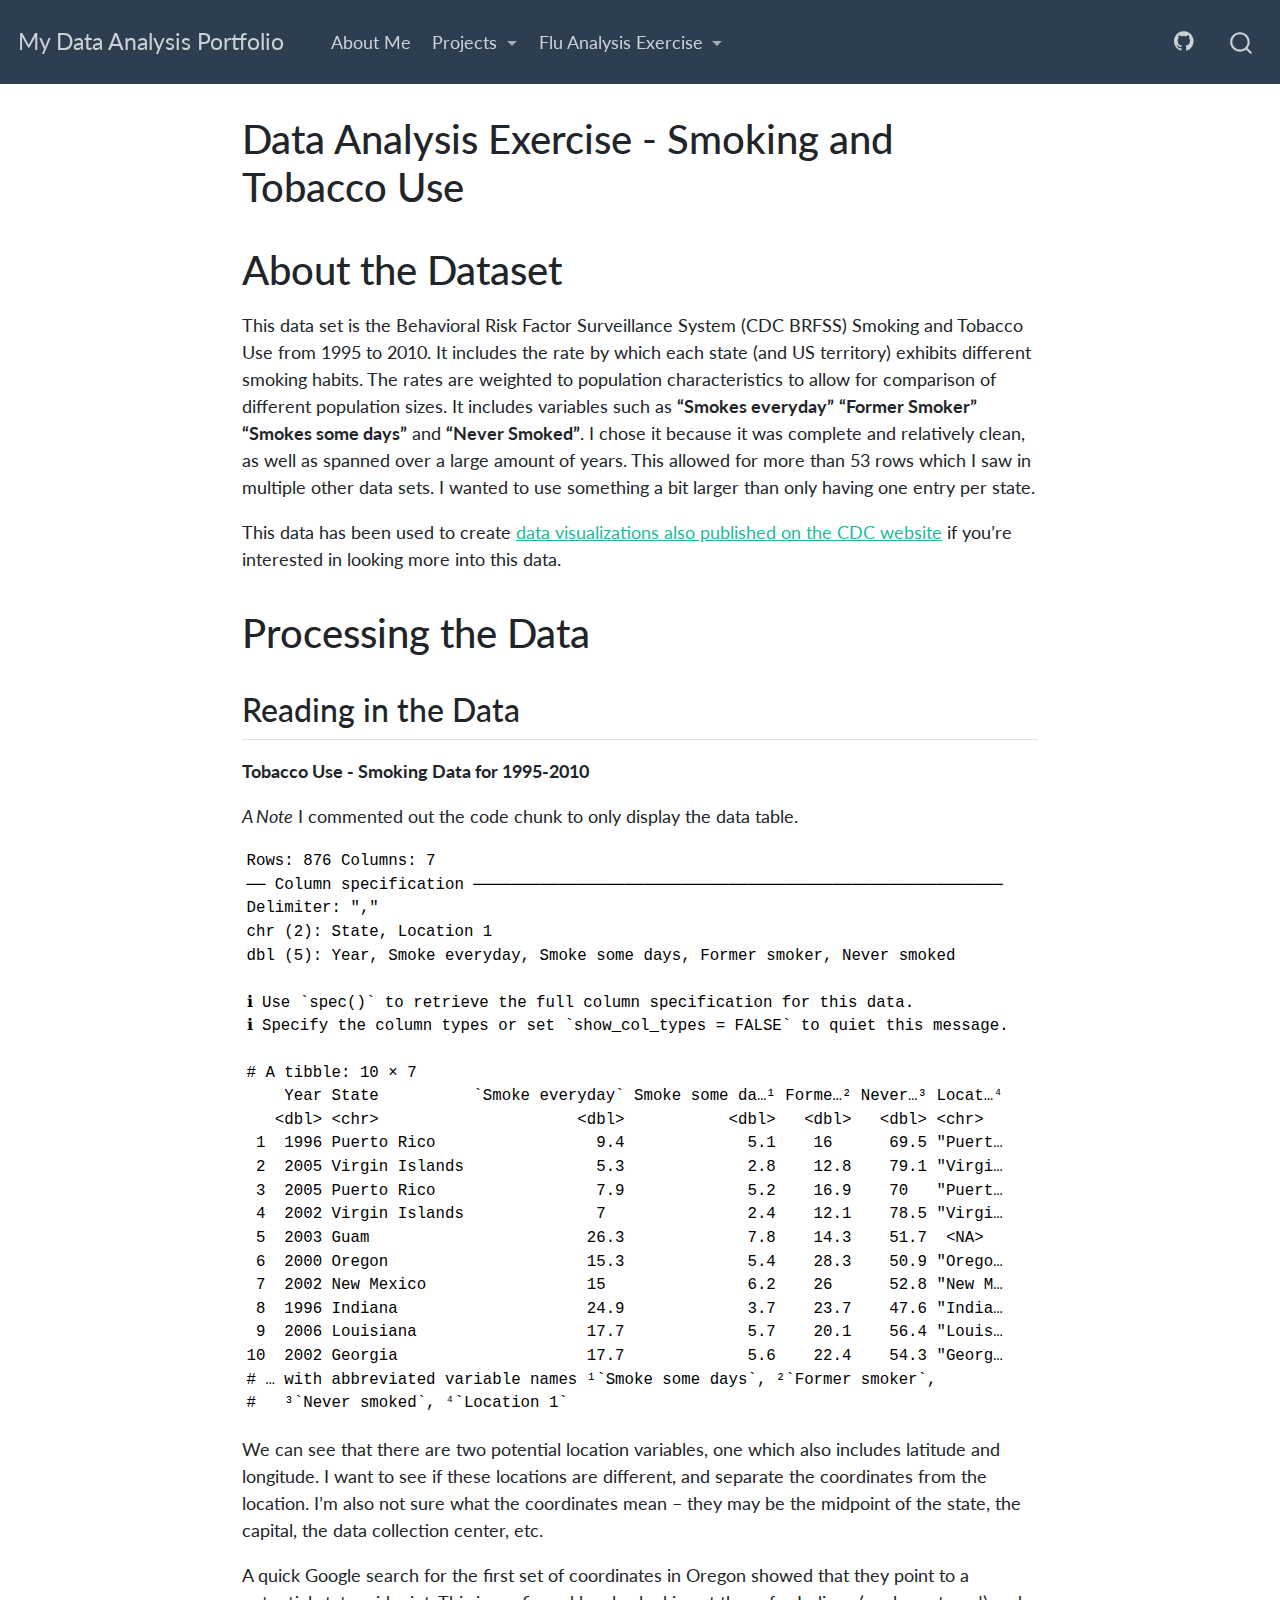
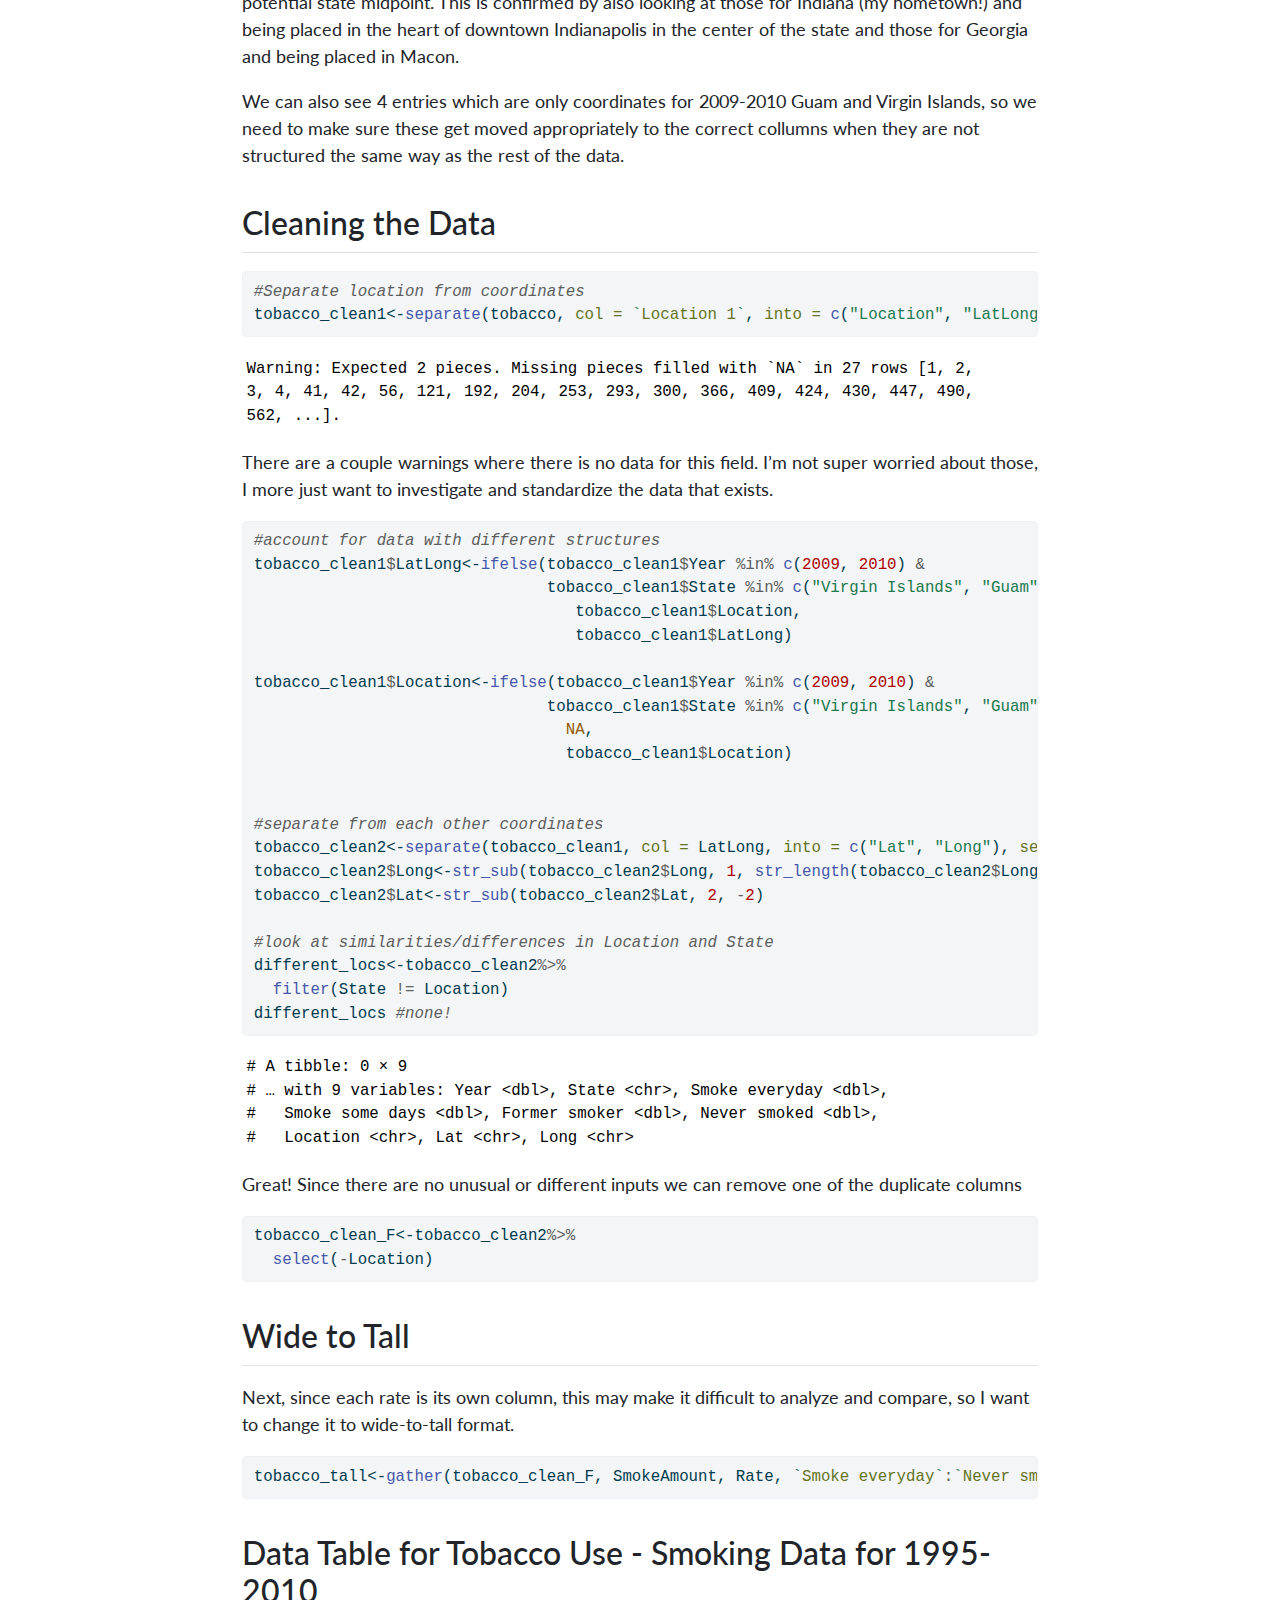
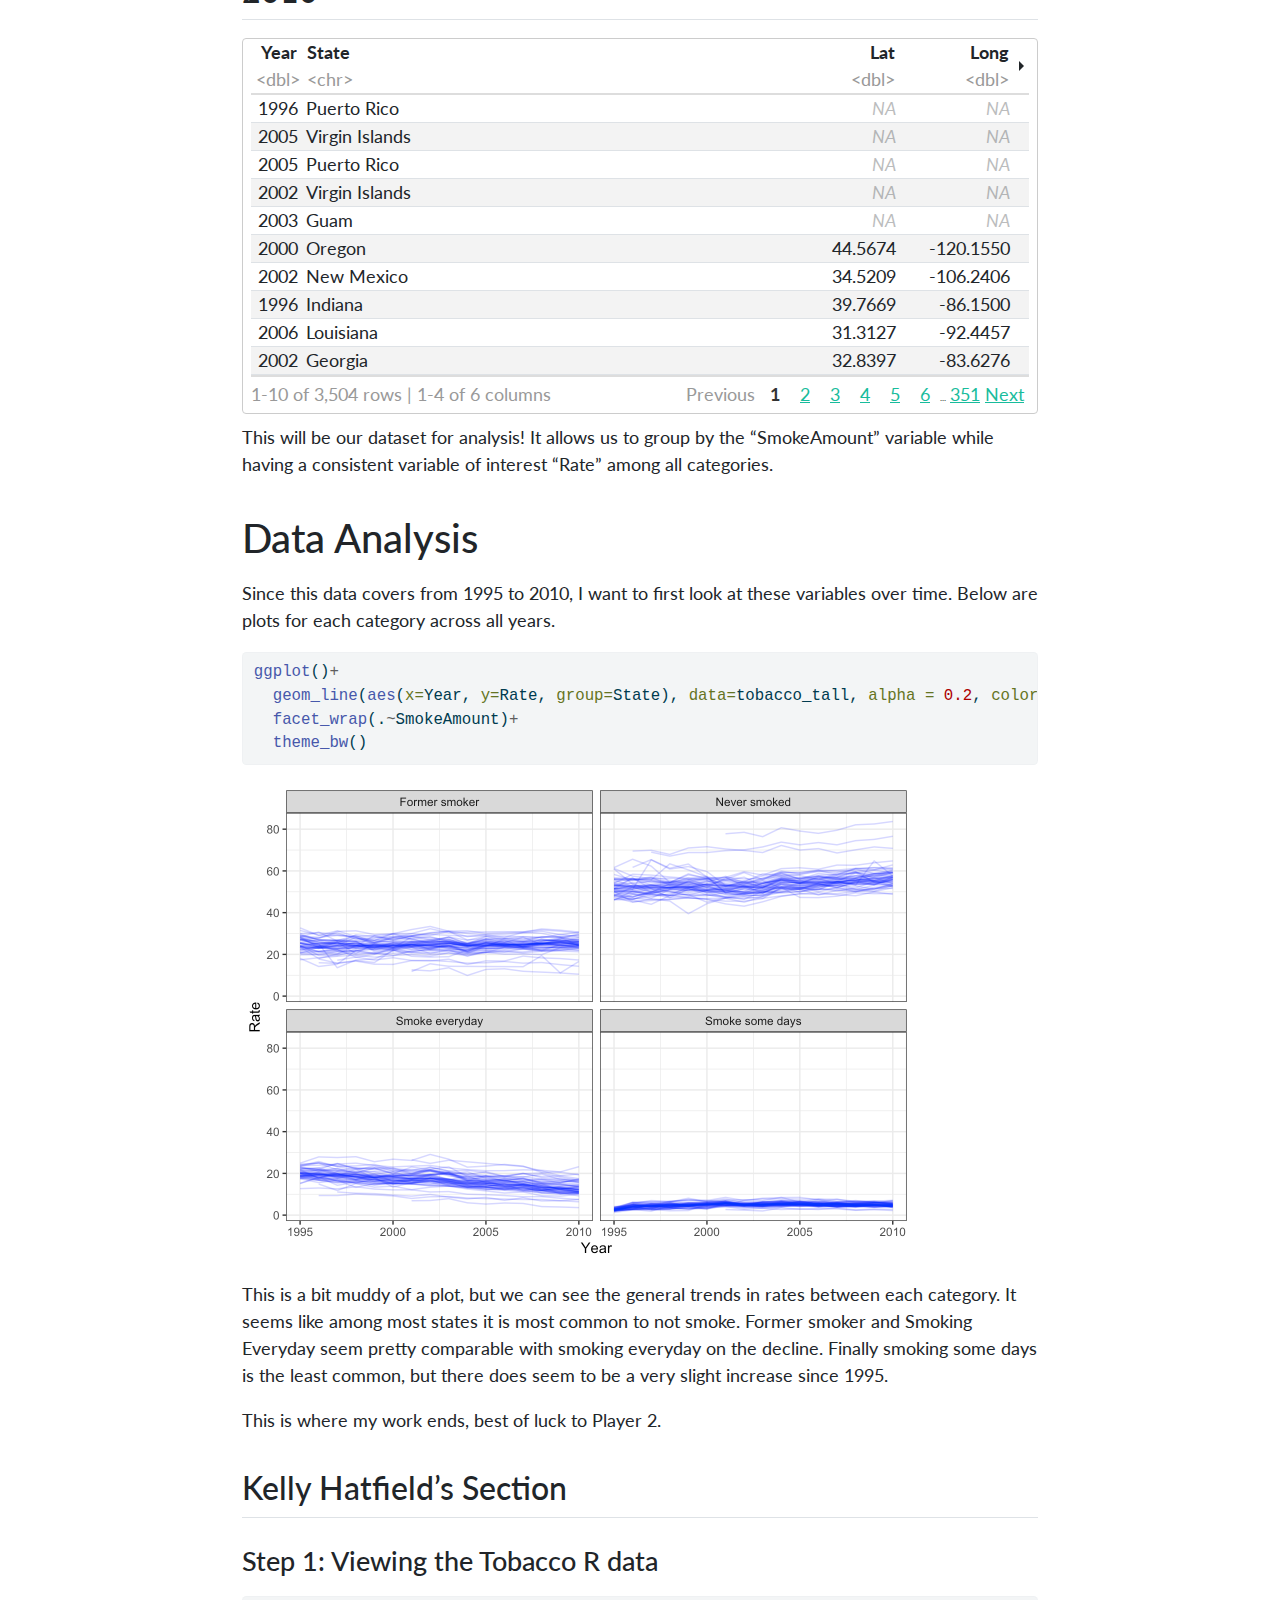
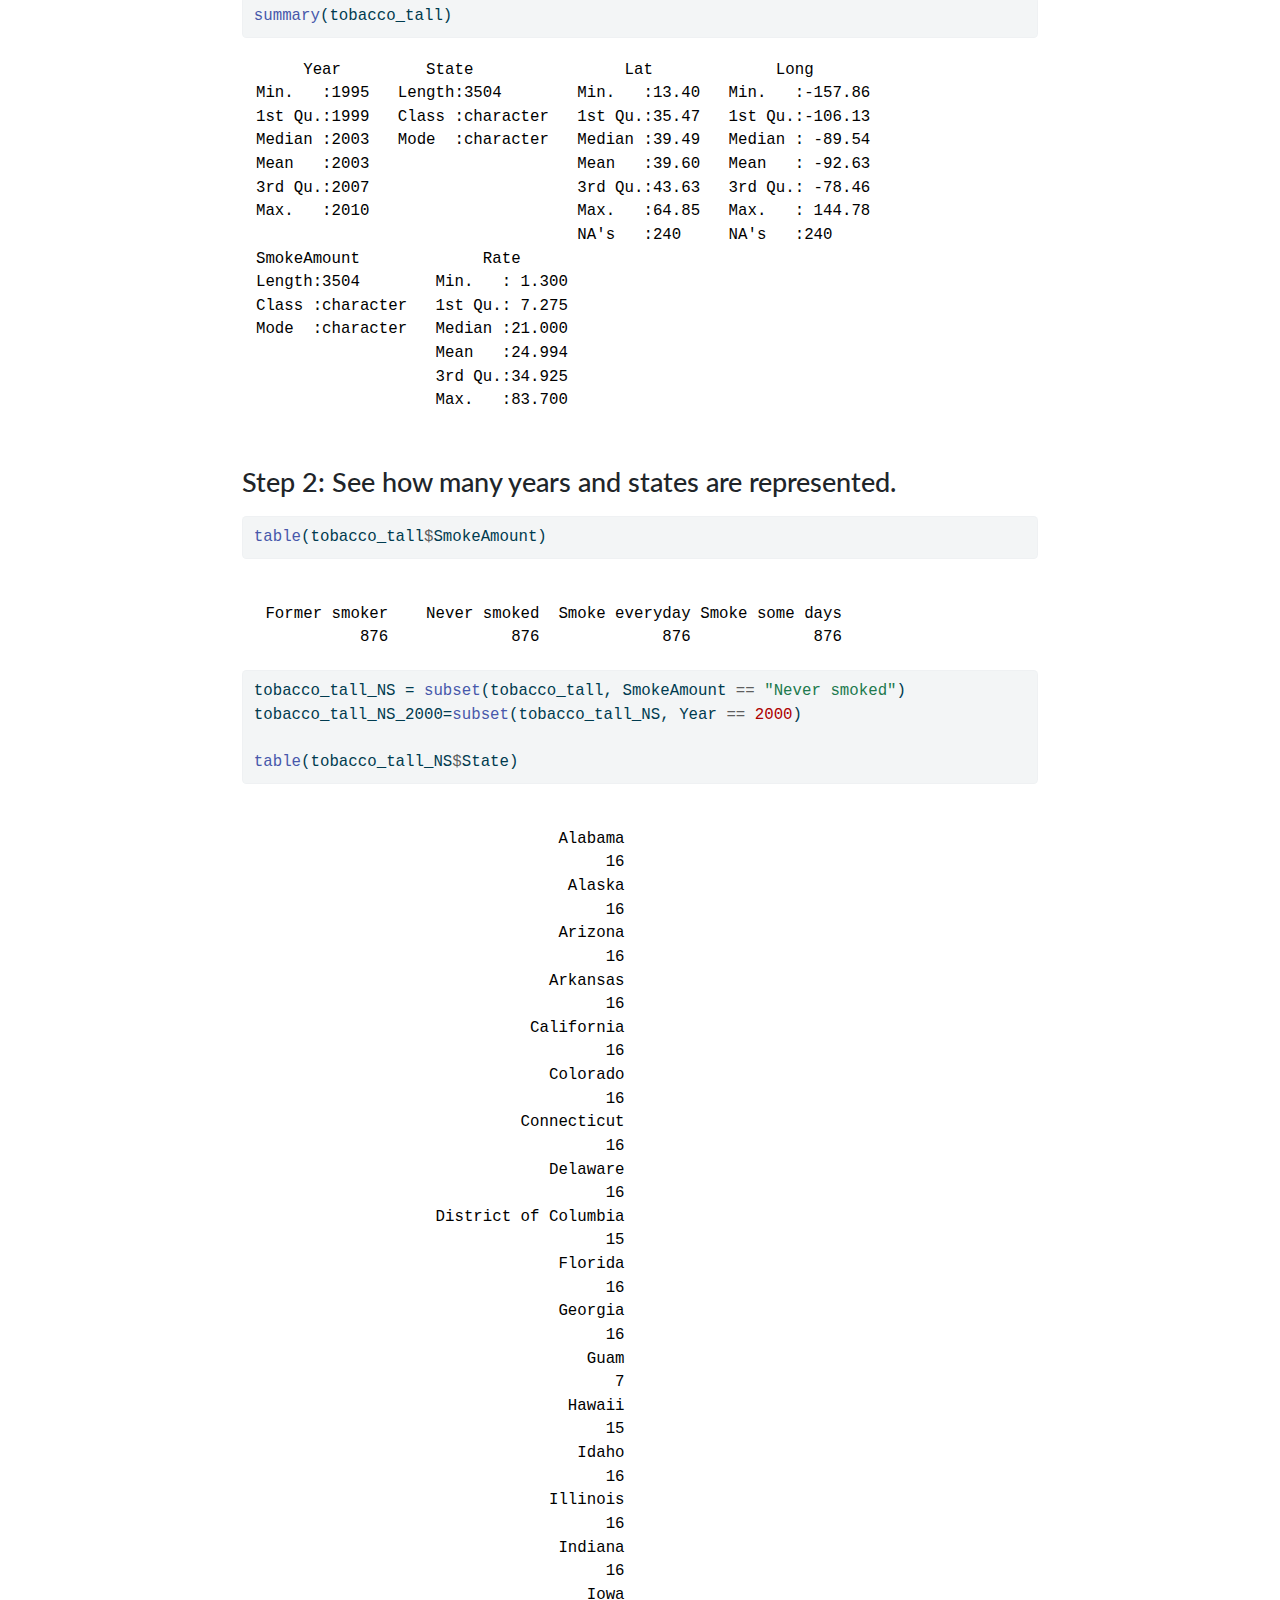
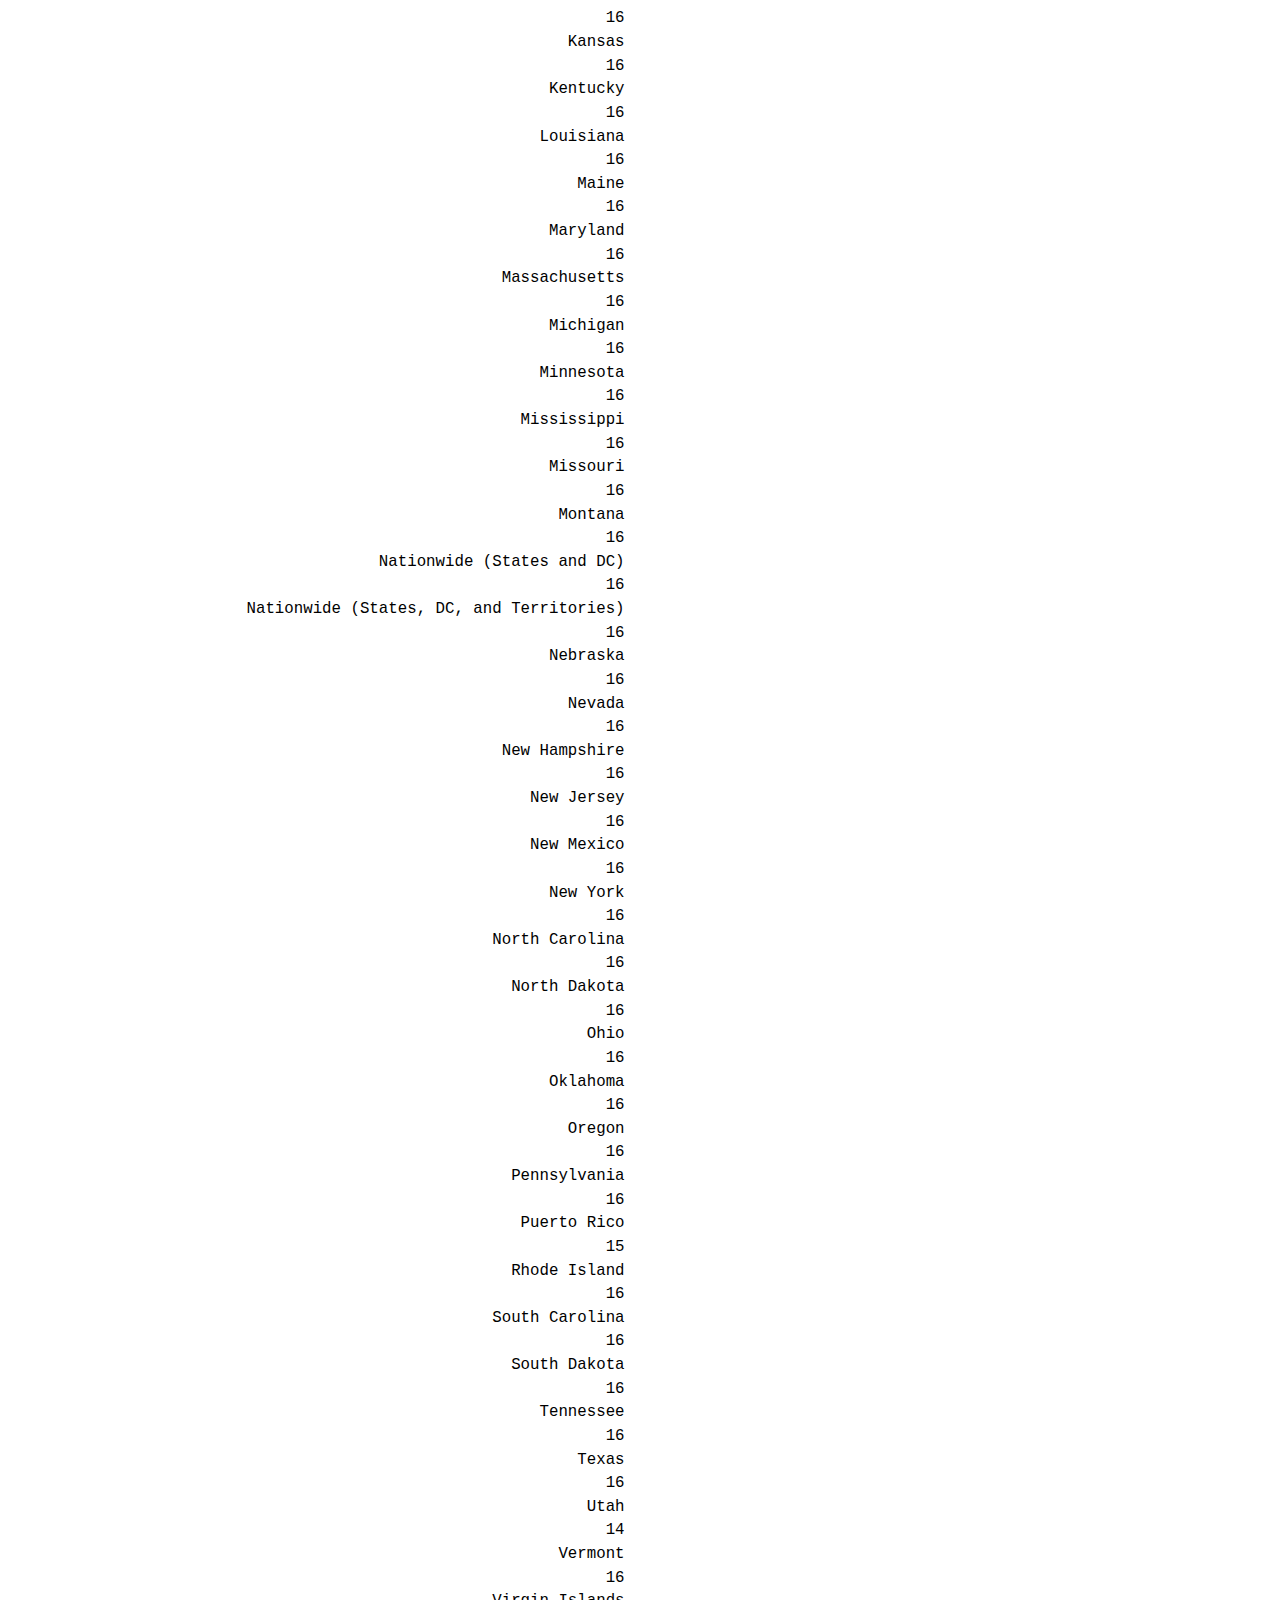
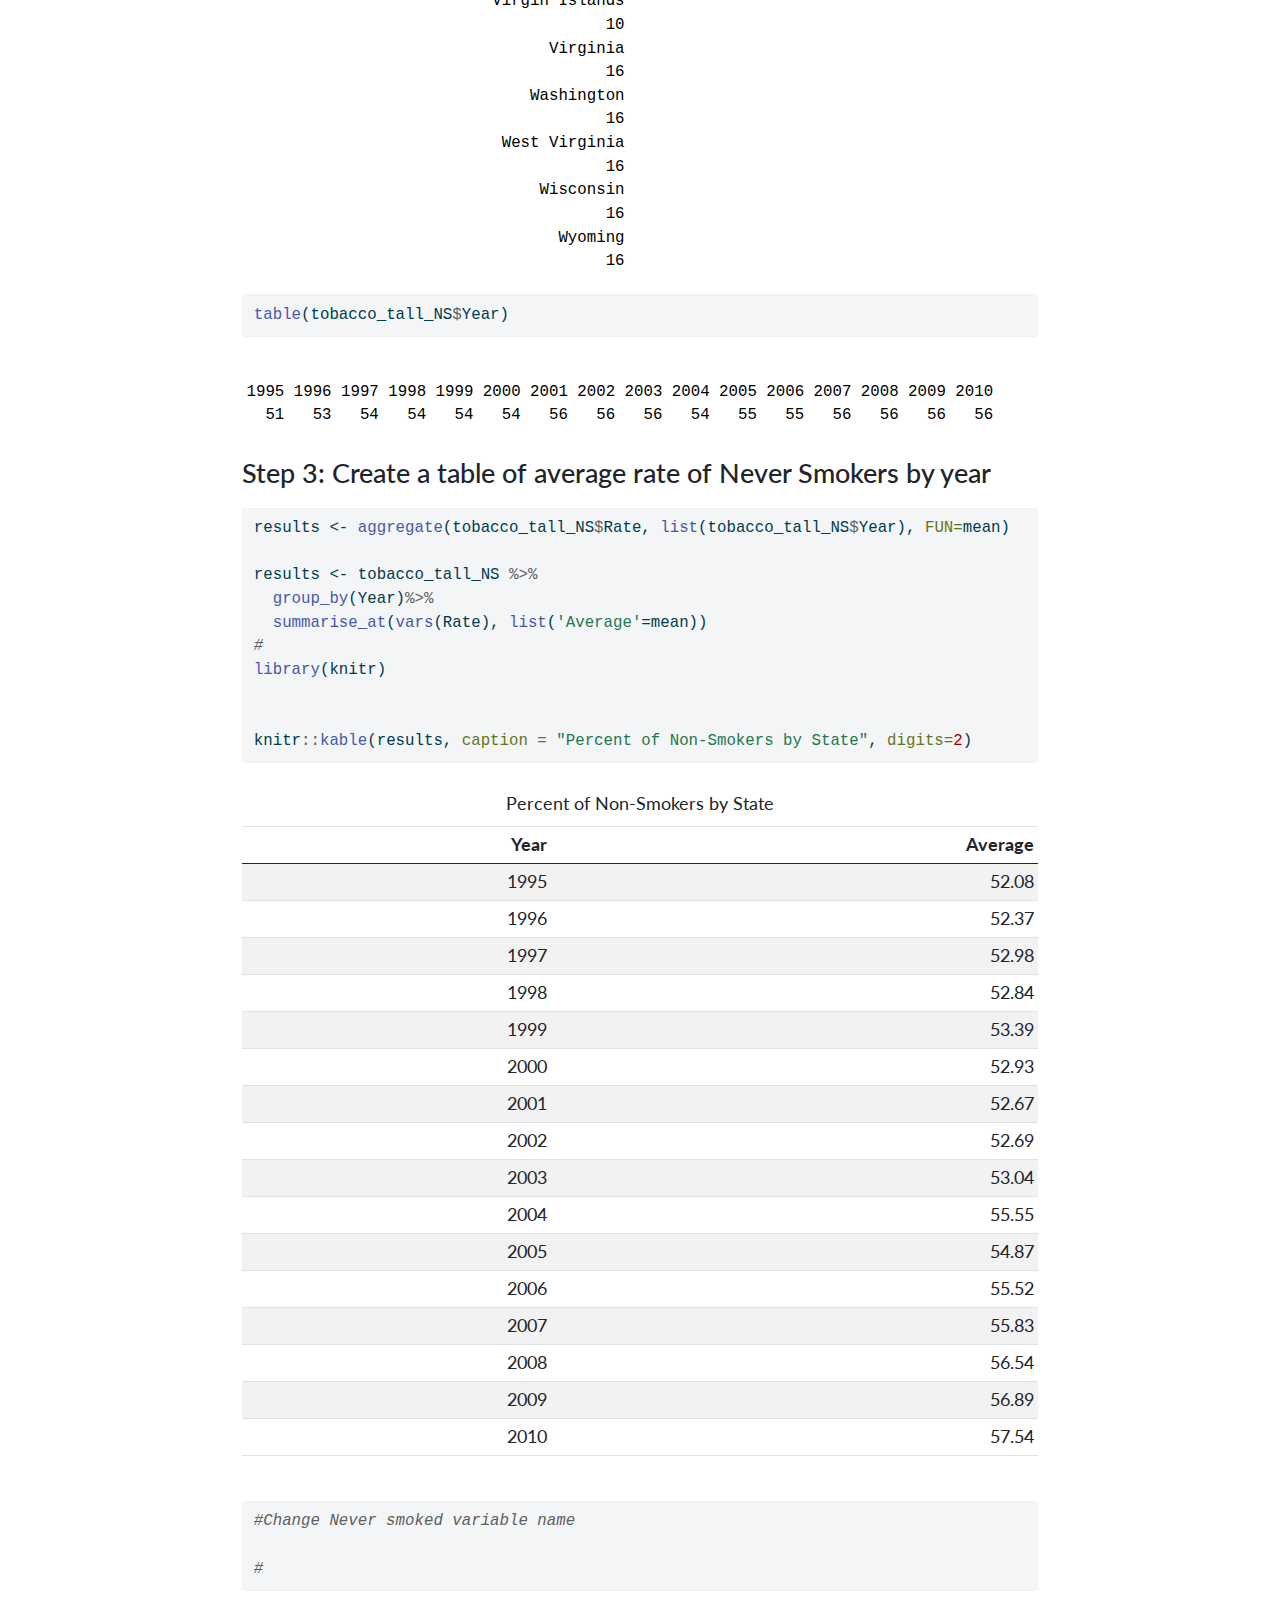
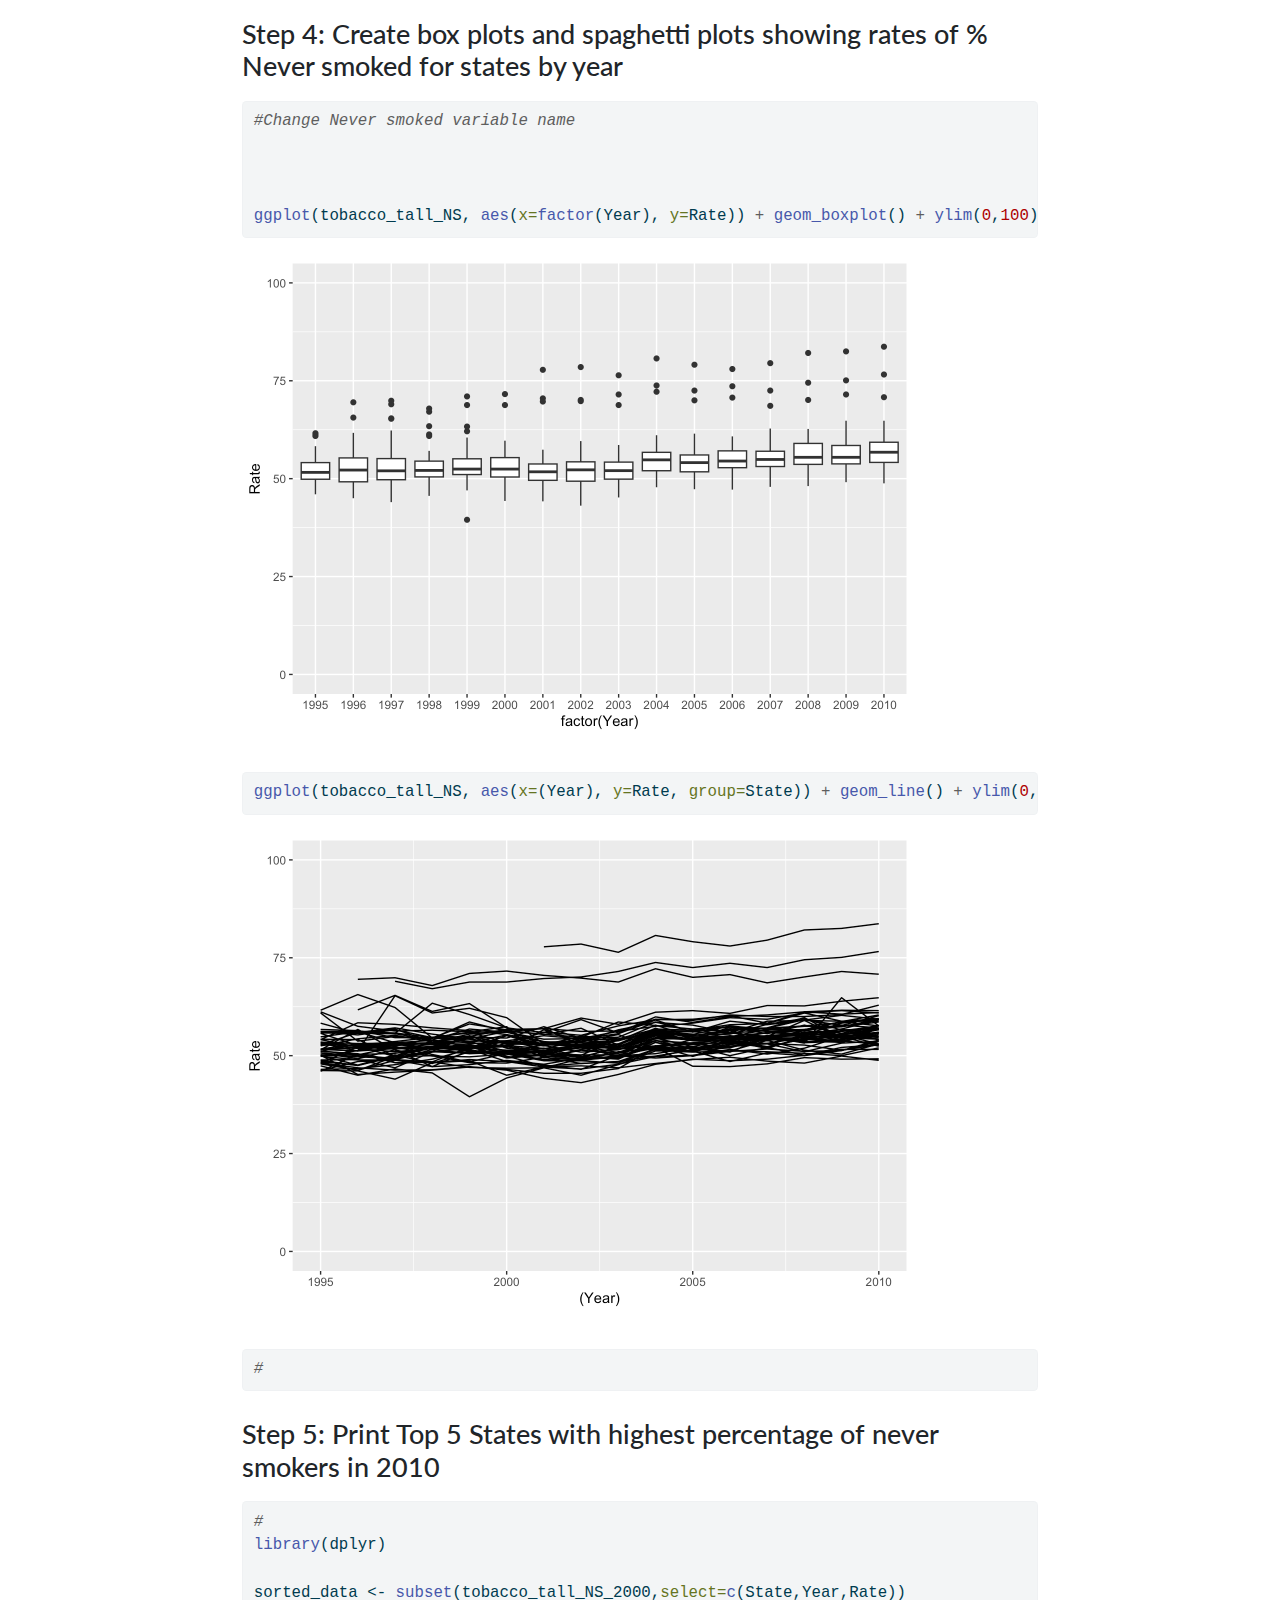
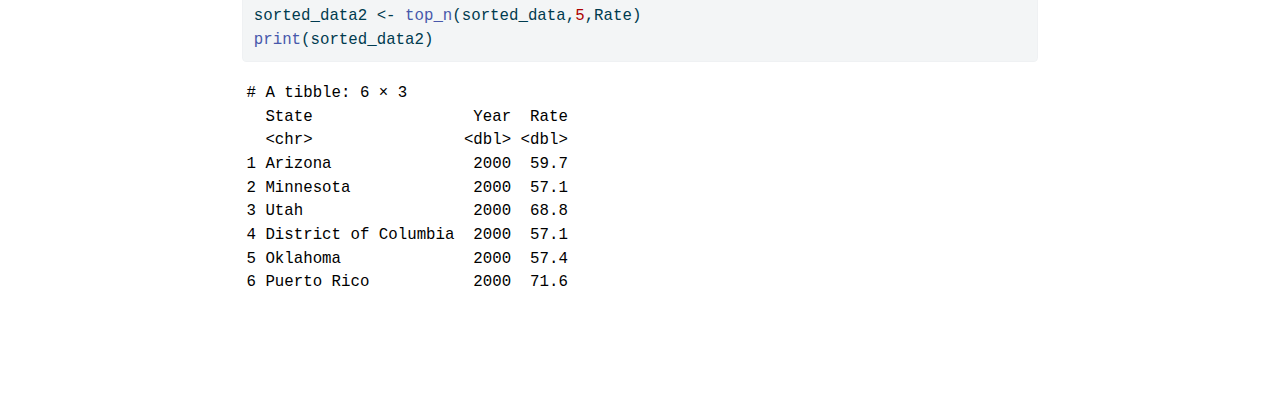
<file: docs/dataanalysis-exercise.html>
<!DOCTYPE html>
<html xmlns="http://www.w3.org/1999/xhtml" lang="en" xml:lang="en"><head>

<meta charset="utf-8">
<meta name="generator" content="quarto-1.2.313">

<meta name="viewport" content="width=device-width, initial-scale=1.0, user-scalable=yes">


<title>My Data Analysis Portfolio - Data Analysis Exercise - Smoking and Tobacco Use</title>
<style>
code{white-space: pre-wrap;}
span.smallcaps{font-variant: small-caps;}
div.columns{display: flex; gap: min(4vw, 1.5em);}
div.column{flex: auto; overflow-x: auto;}
div.hanging-indent{margin-left: 1.5em; text-indent: -1.5em;}
ul.task-list{list-style: none;}
ul.task-list li input[type="checkbox"] {
  width: 0.8em;
  margin: 0 0.8em 0.2em -1.6em;
  vertical-align: middle;
}
pre > code.sourceCode { white-space: pre; position: relative; }
pre > code.sourceCode > span { display: inline-block; line-height: 1.25; }
pre > code.sourceCode > span:empty { height: 1.2em; }
.sourceCode { overflow: visible; }
code.sourceCode > span { color: inherit; text-decoration: inherit; }
div.sourceCode { margin: 1em 0; }
pre.sourceCode { margin: 0; }
@media screen {
div.sourceCode { overflow: auto; }
}
@media print {
pre > code.sourceCode { white-space: pre-wrap; }
pre > code.sourceCode > span { text-indent: -5em; padding-left: 5em; }
}
pre.numberSource code
  { counter-reset: source-line 0; }
pre.numberSource code > span
  { position: relative; left: -4em; counter-increment: source-line; }
pre.numberSource code > span > a:first-child::before
  { content: counter(source-line);
    position: relative; left: -1em; text-align: right; vertical-align: baseline;
    border: none; display: inline-block;
    -webkit-touch-callout: none; -webkit-user-select: none;
    -khtml-user-select: none; -moz-user-select: none;
    -ms-user-select: none; user-select: none;
    padding: 0 4px; width: 4em;
    color: #aaaaaa;
  }
pre.numberSource { margin-left: 3em; border-left: 1px solid #aaaaaa;  padding-left: 4px; }
div.sourceCode
  {   }
@media screen {
pre > code.sourceCode > span > a:first-child::before { text-decoration: underline; }
}
code span.al { color: #ff0000; font-weight: bold; } /* Alert */
code span.an { color: #60a0b0; font-weight: bold; font-style: italic; } /* Annotation */
code span.at { color: #7d9029; } /* Attribute */
code span.bn { color: #40a070; } /* BaseN */
code span.bu { color: #008000; } /* BuiltIn */
code span.cf { color: #007020; font-weight: bold; } /* ControlFlow */
code span.ch { color: #4070a0; } /* Char */
code span.cn { color: #880000; } /* Constant */
code span.co { color: #60a0b0; font-style: italic; } /* Comment */
code span.cv { color: #60a0b0; font-weight: bold; font-style: italic; } /* CommentVar */
code span.do { color: #ba2121; font-style: italic; } /* Documentation */
code span.dt { color: #902000; } /* DataType */
code span.dv { color: #40a070; } /* DecVal */
code span.er { color: #ff0000; font-weight: bold; } /* Error */
code span.ex { } /* Extension */
code span.fl { color: #40a070; } /* Float */
code span.fu { color: #06287e; } /* Function */
code span.im { color: #008000; font-weight: bold; } /* Import */
code span.in { color: #60a0b0; font-weight: bold; font-style: italic; } /* Information */
code span.kw { color: #007020; font-weight: bold; } /* Keyword */
code span.op { color: #666666; } /* Operator */
code span.ot { color: #007020; } /* Other */
code span.pp { color: #bc7a00; } /* Preprocessor */
code span.sc { color: #4070a0; } /* SpecialChar */
code span.ss { color: #bb6688; } /* SpecialString */
code span.st { color: #4070a0; } /* String */
code span.va { color: #19177c; } /* Variable */
code span.vs { color: #4070a0; } /* VerbatimString */
code span.wa { color: #60a0b0; font-weight: bold; font-style: italic; } /* Warning */
</style>


<script src="site_libs/quarto-nav/quarto-nav.js"></script>
<script src="site_libs/quarto-nav/headroom.min.js"></script>
<script src="site_libs/clipboard/clipboard.min.js"></script>
<script src="site_libs/quarto-search/autocomplete.umd.js"></script>
<script src="site_libs/quarto-search/fuse.min.js"></script>
<script src="site_libs/quarto-search/quarto-search.js"></script>
<meta name="quarto:offset" content="./">
<script src="site_libs/quarto-html/quarto.js"></script>
<script src="site_libs/quarto-html/popper.min.js"></script>
<script src="site_libs/quarto-html/tippy.umd.min.js"></script>
<script src="site_libs/quarto-html/anchor.min.js"></script>
<link href="site_libs/quarto-html/tippy.css" rel="stylesheet">
<link href="site_libs/quarto-html/quarto-syntax-highlighting.css" rel="stylesheet" id="quarto-text-highlighting-styles">
<script src="site_libs/bootstrap/bootstrap.min.js"></script>
<link href="site_libs/bootstrap/bootstrap-icons.css" rel="stylesheet">
<link href="site_libs/bootstrap/bootstrap.min.css" rel="stylesheet" id="quarto-bootstrap" data-mode="light">
<script id="quarto-search-options" type="application/json">{
  "location": "navbar",
  "copy-button": false,
  "collapse-after": 3,
  "panel-placement": "end",
  "type": "overlay",
  "limit": 20,
  "language": {
    "search-no-results-text": "No results",
    "search-matching-documents-text": "matching documents",
    "search-copy-link-title": "Copy link to search",
    "search-hide-matches-text": "Hide additional matches",
    "search-more-match-text": "more match in this document",
    "search-more-matches-text": "more matches in this document",
    "search-clear-button-title": "Clear",
    "search-detached-cancel-button-title": "Cancel",
    "search-submit-button-title": "Submit"
  }
}</script>

<link href="site_libs/pagedtable-1.1/css/pagedtable.css" rel="stylesheet">
<script src="site_libs/pagedtable-1.1/js/pagedtable.js"></script>


<link rel="stylesheet" href="styles.css">
</head>

<body class="nav-fixed fullcontent">

<div id="quarto-search-results"></div>
  <header id="quarto-header" class="headroom fixed-top">
    <nav class="navbar navbar-expand-lg navbar-dark ">
      <div class="navbar-container container-fluid">
      <div class="navbar-brand-container">
    <a class="navbar-brand" href="./index.html">
    <span class="navbar-title">My Data Analysis Portfolio</span>
    </a>
  </div>
          <button class="navbar-toggler" type="button" data-bs-toggle="collapse" data-bs-target="#navbarCollapse" aria-controls="navbarCollapse" aria-expanded="false" aria-label="Toggle navigation" onclick="if (window.quartoToggleHeadroom) { window.quartoToggleHeadroom(); }">
  <span class="navbar-toggler-icon"></span>
</button>
          <div class="collapse navbar-collapse" id="navbarCollapse">
            <ul class="navbar-nav navbar-nav-scroll me-auto">
  <li class="nav-item">
    <a class="nav-link" href="././aboutme.html">
 <span class="menu-text">About Me</span></a>
  </li>  
  <li class="nav-item dropdown ">
    <a class="nav-link dropdown-toggle" href="#" id="nav-menu-projects" role="button" data-bs-toggle="dropdown" aria-expanded="false">
 <span class="menu-text">Projects</span>
    </a>
    <ul class="dropdown-menu" aria-labelledby="nav-menu-projects">    
        <li>
    <a class="dropdown-item" href="././coding_exercise.html">
 <span class="dropdown-text">R Coding Exercise</span></a>
  </li>  
        <li>
    <a class="dropdown-item" href="././dataanalysis-exercise.html">
 <span class="dropdown-text">Data Analysis Exercise</span></a>
  </li>  
        <li>
    <a class="dropdown-item" href="././visualization_exercise.html">
 <span class="dropdown-text">Visualization Exercise</span></a>
  </li>  
        <li>
    <a class="dropdown-item" href="././tidytuesday_exercise.html">
 <span class="dropdown-text">Tidy Tuesday Exercise</span></a>
  </li>  
        <li>
    <a class="dropdown-item" href="././tidytuesday_exercise2.html">
 <span class="dropdown-text">Tidy Tuesday Exercise 2</span></a>
  </li>  
    </ul>
  </li>
  <li class="nav-item dropdown ">
    <a class="nav-link dropdown-toggle" href="#" id="nav-menu-flu-analysis-exercise" role="button" data-bs-toggle="dropdown" aria-expanded="false">
 <span class="menu-text">Flu Analysis Exercise</span>
    </a>
    <ul class="dropdown-menu" aria-labelledby="nav-menu-flu-analysis-exercise">    
        <li>
    <a class="dropdown-item" href="././fluanalysis/code/wrangling.html">
 <span class="dropdown-text">Wrangling</span></a>
  </li>  
        <li>
    <a class="dropdown-item" href="././fluanalysis/code/exploration.html">
 <span class="dropdown-text">Exploration</span></a>
  </li>  
        <li>
    <a class="dropdown-item" href="././fluanalysis/code/fitting.html">
 <span class="dropdown-text">Fitting</span></a>
  </li>  
        <li>
    <a class="dropdown-item" href="././fluanalysis/code/modeleval.html">
 <span class="dropdown-text">Model Evaluation</span></a>
  </li>  
        <li>
    <a class="dropdown-item" href="././fluanalysis/code/machinelearning.html">
 <span class="dropdown-text">Machine Learning</span></a>
  </li>  
    </ul>
  </li>
</ul>
            <ul class="navbar-nav navbar-nav-scroll ms-auto">
  <li class="nav-item compact">
    <a class="nav-link" href="https://github.com/ajklinker/abbieklinker-MADA-portfolio"><i class="bi bi-github" role="img">
</i> 
 <span class="menu-text"></span></a>
  </li>  
</ul>
              <div id="quarto-search" class="" title="Search"></div>
          </div> <!-- /navcollapse -->
      </div> <!-- /container-fluid -->
    </nav>
</header>
<!-- content -->
<div id="quarto-content" class="quarto-container page-columns page-rows-contents page-layout-article page-navbar">
<!-- sidebar -->
<!-- margin-sidebar -->
    
<!-- main -->
<main class="content" id="quarto-document-content">

<header id="title-block-header" class="quarto-title-block default">
<div class="quarto-title">
<h1 class="title">Data Analysis Exercise - Smoking and Tobacco Use</h1>
</div>



<div class="quarto-title-meta">

    
  
    
  </div>
  

</header>

<section id="about-the-dataset" class="level1">
<h1>About the Dataset</h1>
<p>This data set is the Behavioral Risk Factor Surveillance System (CDC BRFSS) Smoking and Tobacco Use from 1995 to 2010. It includes the rate by which each state (and US territory) exhibits different smoking habits. The rates are weighted to population characteristics to allow for comparison of different population sizes. It includes variables such as <strong>“Smokes everyday”</strong> <strong>“Former Smoker”</strong> <strong>“Smokes some days”</strong> and <strong>“Never Smoked”</strong>. I chose it because it was complete and relatively clean, as well as spanned over a large amount of years. This allowed for more than 53 rows which I saw in multiple other data sets. I wanted to use something a bit larger than only having one entry per state.</p>
<p>This data has been used to create <a href="https://data.cdc.gov/Smoking-Tobacco-Use/2010-BRFSS-Smokes-Everyday-Map/exwk-rjkz">data visualizations also published on the CDC website</a> if you’re interested in looking more into this data.</p>
</section>
<section id="processing-the-data" class="level1">
<h1>Processing the Data</h1>
<section id="reading-in-the-data" class="level2">
<h2 class="anchored" data-anchor-id="reading-in-the-data">Reading in the Data</h2>
<p><strong>Tobacco Use - Smoking Data for 1995-2010</strong></p>
<p><em>A Note</em> I commented out the code chunk to only display the data table.</p>
<div class="cell">
<div class="cell-output cell-output-stderr">
<pre><code>Rows: 876 Columns: 7
── Column specification ────────────────────────────────────────────────────────
Delimiter: ","
chr (2): State, Location 1
dbl (5): Year, Smoke everyday, Smoke some days, Former smoker, Never smoked

ℹ Use `spec()` to retrieve the full column specification for this data.
ℹ Specify the column types or set `show_col_types = FALSE` to quiet this message.</code></pre>
</div>
<div class="cell-output cell-output-stdout">
<pre><code># A tibble: 10 × 7
    Year State          `Smoke everyday` Smoke some da…¹ Forme…² Never…³ Locat…⁴
   &lt;dbl&gt; &lt;chr&gt;                     &lt;dbl&gt;           &lt;dbl&gt;   &lt;dbl&gt;   &lt;dbl&gt; &lt;chr&gt;  
 1  1996 Puerto Rico                 9.4             5.1    16      69.5 "Puert…
 2  2005 Virgin Islands              5.3             2.8    12.8    79.1 "Virgi…
 3  2005 Puerto Rico                 7.9             5.2    16.9    70   "Puert…
 4  2002 Virgin Islands              7               2.4    12.1    78.5 "Virgi…
 5  2003 Guam                       26.3             7.8    14.3    51.7  &lt;NA&gt;  
 6  2000 Oregon                     15.3             5.4    28.3    50.9 "Orego…
 7  2002 New Mexico                 15               6.2    26      52.8 "New M…
 8  1996 Indiana                    24.9             3.7    23.7    47.6 "India…
 9  2006 Louisiana                  17.7             5.7    20.1    56.4 "Louis…
10  2002 Georgia                    17.7             5.6    22.4    54.3 "Georg…
# … with abbreviated variable names ¹​`Smoke some days`, ²​`Former smoker`,
#   ³​`Never smoked`, ⁴​`Location 1`</code></pre>
</div>
</div>
<p>We can see that there are two potential location variables, one which also includes latitude and longitude. I want to see if these locations are different, and separate the coordinates from the location. I’m also not sure what the coordinates mean – they may be the midpoint of the state, the capital, the data collection center, etc.</p>
<p>A quick Google search for the first set of coordinates in Oregon showed that they point to a potential state midpoint. This is confirmed by also looking at those for Indiana (my hometown!) and being placed in the heart of downtown Indianapolis in the center of the state and those for Georgia and being placed in Macon.</p>
<p>We can also see 4 entries which are only coordinates for 2009-2010 Guam and Virgin Islands, so we need to make sure these get moved appropriately to the correct collumns when they are not structured the same way as the rest of the data.</p>
</section>
<section id="cleaning-the-data" class="level2">
<h2 class="anchored" data-anchor-id="cleaning-the-data">Cleaning the Data</h2>
<div class="cell">
<div class="sourceCode cell-code" id="cb3"><pre class="sourceCode r code-with-copy"><code class="sourceCode r"><span id="cb3-1"><a href="#cb3-1" aria-hidden="true" tabindex="-1"></a><span class="co">#Separate location from coordinates</span></span>
<span id="cb3-2"><a href="#cb3-2" aria-hidden="true" tabindex="-1"></a>tobacco_clean1<span class="ot">&lt;-</span><span class="fu">separate</span>(tobacco, <span class="at">col =</span> <span class="st">`</span><span class="at">Location 1</span><span class="st">`</span>, <span class="at">into =</span> <span class="fu">c</span>(<span class="st">"Location"</span>, <span class="st">"LatLong"</span>), <span class="at">sep =</span> <span class="st">"</span><span class="sc">\n</span><span class="st">"</span>)</span></code><button title="Copy to Clipboard" class="code-copy-button"><i class="bi"></i></button></pre></div>
<div class="cell-output cell-output-stderr">
<pre><code>Warning: Expected 2 pieces. Missing pieces filled with `NA` in 27 rows [1, 2,
3, 4, 41, 42, 56, 121, 192, 204, 253, 293, 300, 366, 409, 424, 430, 447, 490,
562, ...].</code></pre>
</div>
</div>
<p>There are a couple warnings where there is no data for this field. I’m not super worried about those, I more just want to investigate and standardize the data that exists.</p>
<div class="cell">
<div class="sourceCode cell-code" id="cb5"><pre class="sourceCode r code-with-copy"><code class="sourceCode r"><span id="cb5-1"><a href="#cb5-1" aria-hidden="true" tabindex="-1"></a><span class="co">#account for data with different structures</span></span>
<span id="cb5-2"><a href="#cb5-2" aria-hidden="true" tabindex="-1"></a>tobacco_clean1<span class="sc">$</span>LatLong<span class="ot">&lt;-</span><span class="fu">ifelse</span>(tobacco_clean1<span class="sc">$</span>Year <span class="sc">%in%</span> <span class="fu">c</span>(<span class="dv">2009</span>, <span class="dv">2010</span>) <span class="sc">&amp;</span> </span>
<span id="cb5-3"><a href="#cb5-3" aria-hidden="true" tabindex="-1"></a>                               tobacco_clean1<span class="sc">$</span>State <span class="sc">%in%</span> <span class="fu">c</span>(<span class="st">"Virgin Islands"</span>, <span class="st">"Guam"</span>), </span>
<span id="cb5-4"><a href="#cb5-4" aria-hidden="true" tabindex="-1"></a>                                  tobacco_clean1<span class="sc">$</span>Location,</span>
<span id="cb5-5"><a href="#cb5-5" aria-hidden="true" tabindex="-1"></a>                                  tobacco_clean1<span class="sc">$</span>LatLong)</span>
<span id="cb5-6"><a href="#cb5-6" aria-hidden="true" tabindex="-1"></a></span>
<span id="cb5-7"><a href="#cb5-7" aria-hidden="true" tabindex="-1"></a>tobacco_clean1<span class="sc">$</span>Location<span class="ot">&lt;-</span><span class="fu">ifelse</span>(tobacco_clean1<span class="sc">$</span>Year <span class="sc">%in%</span> <span class="fu">c</span>(<span class="dv">2009</span>, <span class="dv">2010</span>) <span class="sc">&amp;</span> </span>
<span id="cb5-8"><a href="#cb5-8" aria-hidden="true" tabindex="-1"></a>                               tobacco_clean1<span class="sc">$</span>State <span class="sc">%in%</span> <span class="fu">c</span>(<span class="st">"Virgin Islands"</span>, <span class="st">"Guam"</span>), </span>
<span id="cb5-9"><a href="#cb5-9" aria-hidden="true" tabindex="-1"></a>                                 <span class="cn">NA</span>,</span>
<span id="cb5-10"><a href="#cb5-10" aria-hidden="true" tabindex="-1"></a>                                 tobacco_clean1<span class="sc">$</span>Location)</span>
<span id="cb5-11"><a href="#cb5-11" aria-hidden="true" tabindex="-1"></a></span>
<span id="cb5-12"><a href="#cb5-12" aria-hidden="true" tabindex="-1"></a></span>
<span id="cb5-13"><a href="#cb5-13" aria-hidden="true" tabindex="-1"></a><span class="co">#separate from each other coordinates</span></span>
<span id="cb5-14"><a href="#cb5-14" aria-hidden="true" tabindex="-1"></a>tobacco_clean2<span class="ot">&lt;-</span><span class="fu">separate</span>(tobacco_clean1, <span class="at">col =</span> LatLong, <span class="at">into =</span> <span class="fu">c</span>(<span class="st">"Lat"</span>, <span class="st">"Long"</span>), <span class="at">sep =</span> <span class="st">","</span>)</span>
<span id="cb5-15"><a href="#cb5-15" aria-hidden="true" tabindex="-1"></a>tobacco_clean2<span class="sc">$</span>Long<span class="ot">&lt;-</span><span class="fu">str_sub</span>(tobacco_clean2<span class="sc">$</span>Long, <span class="dv">1</span>, <span class="fu">str_length</span>(tobacco_clean2<span class="sc">$</span>Long)<span class="sc">-</span><span class="dv">1</span>)</span>
<span id="cb5-16"><a href="#cb5-16" aria-hidden="true" tabindex="-1"></a>tobacco_clean2<span class="sc">$</span>Lat<span class="ot">&lt;-</span><span class="fu">str_sub</span>(tobacco_clean2<span class="sc">$</span>Lat, <span class="dv">2</span>, <span class="sc">-</span><span class="dv">2</span>)</span>
<span id="cb5-17"><a href="#cb5-17" aria-hidden="true" tabindex="-1"></a></span>
<span id="cb5-18"><a href="#cb5-18" aria-hidden="true" tabindex="-1"></a><span class="co">#look at similarities/differences in Location and State</span></span>
<span id="cb5-19"><a href="#cb5-19" aria-hidden="true" tabindex="-1"></a>different_locs<span class="ot">&lt;-</span>tobacco_clean2<span class="sc">%&gt;%</span></span>
<span id="cb5-20"><a href="#cb5-20" aria-hidden="true" tabindex="-1"></a>  <span class="fu">filter</span>(State <span class="sc">!=</span> Location) </span>
<span id="cb5-21"><a href="#cb5-21" aria-hidden="true" tabindex="-1"></a>different_locs <span class="co">#none!</span></span></code><button title="Copy to Clipboard" class="code-copy-button"><i class="bi"></i></button></pre></div>
<div class="cell-output cell-output-stdout">
<pre><code># A tibble: 0 × 9
# … with 9 variables: Year &lt;dbl&gt;, State &lt;chr&gt;, Smoke everyday &lt;dbl&gt;,
#   Smoke some days &lt;dbl&gt;, Former smoker &lt;dbl&gt;, Never smoked &lt;dbl&gt;,
#   Location &lt;chr&gt;, Lat &lt;chr&gt;, Long &lt;chr&gt;</code></pre>
</div>
</div>
<p>Great! Since there are no unusual or different inputs we can remove one of the duplicate columns</p>
<div class="cell">
<div class="sourceCode cell-code" id="cb7"><pre class="sourceCode r code-with-copy"><code class="sourceCode r"><span id="cb7-1"><a href="#cb7-1" aria-hidden="true" tabindex="-1"></a>tobacco_clean_F<span class="ot">&lt;-</span>tobacco_clean2<span class="sc">%&gt;%</span></span>
<span id="cb7-2"><a href="#cb7-2" aria-hidden="true" tabindex="-1"></a>  <span class="fu">select</span>(<span class="sc">-</span>Location)</span></code><button title="Copy to Clipboard" class="code-copy-button"><i class="bi"></i></button></pre></div>
</div>
</section>
<section id="wide-to-tall" class="level2">
<h2 class="anchored" data-anchor-id="wide-to-tall">Wide to Tall</h2>
<p>Next, since each rate is its own column, this may make it difficult to analyze and compare, so I want to change it to wide-to-tall format.</p>
<div class="cell">
<div class="sourceCode cell-code" id="cb8"><pre class="sourceCode r code-with-copy"><code class="sourceCode r"><span id="cb8-1"><a href="#cb8-1" aria-hidden="true" tabindex="-1"></a>tobacco_tall<span class="ot">&lt;-</span><span class="fu">gather</span>(tobacco_clean_F, SmokeAmount, Rate, <span class="st">`</span><span class="at">Smoke everyday</span><span class="st">`</span><span class="sc">:</span><span class="st">`</span><span class="at">Never smoked</span><span class="st">`</span>)</span></code><button title="Copy to Clipboard" class="code-copy-button"><i class="bi"></i></button></pre></div>
</div>
</section>
<section id="data-table-for-tobacco-use---smoking-data-for-1995-2010" class="level2">
<h2 class="anchored" data-anchor-id="data-table-for-tobacco-use---smoking-data-for-1995-2010">Data Table for Tobacco Use - Smoking Data for 1995-2010</h2>
<div class="cell">
<div class="cell-output-display">

<div data-pagedtable="false">
  <script data-pagedtable-source="" type="application/json">
{"columns":[{"label":["Year"],"name":[1],"type":["dbl"],"align":["right"]},{"label":["State"],"name":[2],"type":["chr"],"align":["left"]},{"label":["Lat"],"name":[3],"type":["dbl"],"align":["right"]},{"label":["Long"],"name":[4],"type":["dbl"],"align":["right"]},{"label":["SmokeAmount"],"name":[5],"type":["chr"],"align":["left"]},{"label":["Rate"],"name":[6],"type":["dbl"],"align":["right"]}],"data":[{"1":"1996","2":"Puerto Rico","3":"NA","4":"NA","5":"Smoke everyday","6":"9.4"},{"1":"2005","2":"Virgin Islands","3":"NA","4":"NA","5":"Smoke everyday","6":"5.3"},{"1":"2005","2":"Puerto Rico","3":"NA","4":"NA","5":"Smoke everyday","6":"7.9"},{"1":"2002","2":"Virgin Islands","3":"NA","4":"NA","5":"Smoke everyday","6":"7.0"},{"1":"2003","2":"Guam","3":"NA","4":"NA","5":"Smoke everyday","6":"26.3"},{"1":"2000","2":"Oregon","3":"44.5674","4":"-120.1550","5":"Smoke everyday","6":"15.3"},{"1":"2002","2":"New Mexico","3":"34.5209","4":"-106.2406","5":"Smoke everyday","6":"15.0"},{"1":"1996","2":"Indiana","3":"39.7669","4":"-86.1500","5":"Smoke everyday","6":"24.9"},{"1":"2006","2":"Louisiana","3":"31.3127","4":"-92.4457","5":"Smoke everyday","6":"17.7"},{"1":"2002","2":"Georgia","3":"32.8397","4":"-83.6276","5":"Smoke everyday","6":"17.7"},{"1":"1999","2":"Vermont","3":"43.6254","4":"-72.5176","5":"Smoke everyday","6":"16.9"},{"1":"1998","2":"Nationwide (States, DC, and Territories)","3":"NA","4":"NA","5":"Smoke everyday","6":"18.5"},{"1":"2009","2":"Georgia","3":"32.8397","4":"-83.6276","5":"Smoke everyday","6":"12.6"},{"1":"2001","2":"West Virginia","3":"38.6655","4":"-80.7126","5":"Smoke everyday","6":"23.5"},{"1":"2008","2":"Ohio","3":"40.0602","4":"-82.4043","5":"Smoke everyday","6":"15.5"},{"1":"2008","2":"Nationwide (States and DC)","3":"NA","4":"NA","5":"Smoke everyday","6":"13.4"},{"1":"2003","2":"Alabama","3":"32.8406","4":"-86.6319","5":"Smoke everyday","6":"19.7"},{"1":"2000","2":"Wyoming","3":"43.2355","4":"-108.1098","5":"Smoke everyday","6":"18.2"},{"1":"2006","2":"Virginia","3":"37.5427","4":"-78.4579","5":"Smoke everyday","6":"14.7"},{"1":"2005","2":"Oregon","3":"44.5674","4":"-120.1550","5":"Smoke everyday","6":"13.4"},{"1":"2001","2":"Massachusetts","3":"42.2769","4":"-72.0827","5":"Smoke everyday","6":"14.8"},{"1":"2000","2":"Maine","3":"45.2542","4":"-68.9850","5":"Smoke everyday","6":"20.7"},{"1":"2001","2":"Texas","3":"31.8272","4":"-99.4268","5":"Smoke everyday","6":"15.5"},{"1":"2007","2":"New Mexico","3":"34.5209","4":"-106.2406","5":"Smoke everyday","6":"13.1"},{"1":"2009","2":"Alabama","3":"32.8406","4":"-86.6319","5":"Smoke everyday","6":"16.5"},{"1":"2002","2":"Washington","3":"47.5223","4":"-120.4700","5":"Smoke everyday","6":"16.4"},{"1":"2007","2":"Nebraska","3":"41.6410","4":"-99.3657","5":"Smoke everyday","6":"14.5"},{"1":"2000","2":"Massachusetts","3":"42.2769","4":"-72.0827","5":"Smoke everyday","6":"15.3"},{"1":"1998","2":"Delaware","3":"39.0088","4":"-75.5777","5":"Smoke everyday","6":"20.7"},{"1":"2008","2":"Mississippi","3":"32.7455","4":"-89.5380","5":"Smoke everyday","6":"17.2"},{"1":"2010","2":"Oregon","3":"44.5674","4":"-120.1550","5":"Smoke everyday","6":"11.0"},{"1":"2004","2":"New Hampshire","3":"43.6560","4":"-71.5004","5":"Smoke everyday","6":"16.5"},{"1":"2005","2":"Arkansas","3":"34.7486","4":"-92.2745","5":"Smoke everyday","6":"18.1"},{"1":"2004","2":"Alaska","3":"64.8451","4":"-147.7221","5":"Smoke everyday","6":"16.4"},{"1":"2006","2":"Maryland","3":"39.2906","4":"-76.6093","5":"Smoke everyday","6":"13.0"},{"1":"2009","2":"New Hampshire","3":"43.6560","4":"-71.5004","5":"Smoke everyday","6":"11.3"},{"1":"2008","2":"Tennessee","3":"35.6809","4":"-85.7745","5":"Smoke everyday","6":"18.0"},{"1":"1998","2":"Rhode Island","3":"41.7083","4":"-71.5225","5":"Smoke everyday","6":"18.2"},{"1":"2003","2":"Texas","3":"31.8272","4":"-99.4268","5":"Smoke everyday","6":"15.6"},{"1":"2003","2":"Kansas","3":"38.3477","4":"-98.2008","5":"Smoke everyday","6":"16.3"},{"1":"2001","2":"Puerto Rico","3":"NA","4":"NA","5":"Smoke everyday","6":"8.0"},{"1":"2009","2":"Guam","3":"13.4000","4":"144.7833","5":"Smoke everyday","6":"18.9"},{"1":"2001","2":"South Dakota","3":"44.3531","4":"-100.3735","5":"Smoke everyday","6":"16.6"},{"1":"2003","2":"Virginia","3":"37.5427","4":"-78.4579","5":"Smoke everyday","6":"17.2"},{"1":"2003","2":"Utah","3":"39.3607","4":"-111.5871","5":"Smoke everyday","6":"8.6"},{"1":"1998","2":"Mississippi","3":"32.7455","4":"-89.5380","5":"Smoke everyday","6":"19.1"},{"1":"1996","2":"Arizona","3":"34.8660","4":"-111.7638","5":"Smoke everyday","6":"19.9"},{"1":"1999","2":"Minnesota","3":"46.3556","4":"-94.7942","5":"Smoke everyday","6":"15.1"},{"1":"2003","2":"Mississippi","3":"32.7455","4":"-89.5380","5":"Smoke everyday","6":"19.7"},{"1":"2001","2":"Connecticut","3":"41.5627","4":"-72.6498","5":"Smoke everyday","6":"14.9"},{"1":"2001","2":"Nebraska","3":"41.6410","4":"-99.3657","5":"Smoke everyday","6":"15.8"},{"1":"1996","2":"Wisconsin","3":"44.3932","4":"-89.8164","5":"Smoke everyday","6":"19.7"},{"1":"2003","2":"West Virginia","3":"38.6655","4":"-80.7126","5":"Smoke everyday","6":"22.6"},{"1":"2008","2":"Kansas","3":"38.3477","4":"-98.2008","5":"Smoke everyday","6":"13.2"},{"1":"2000","2":"Nationwide (States, DC, and Territories)","3":"NA","4":"NA","5":"Smoke everyday","6":"17.6"},{"1":"2003","2":"Virgin Islands","3":"NA","4":"NA","5":"Smoke everyday","6":"7.9"},{"1":"2005","2":"Iowa","3":"42.4694","4":"-93.8165","5":"Smoke everyday","6":"16.1"},{"1":"2006","2":"District of Columbia","3":"38.8904","4":"-77.0320","5":"Smoke everyday","6":"10.6"},{"1":"2004","2":"Nebraska","3":"41.6410","4":"-99.3657","5":"Smoke everyday","6":"14.9"},{"1":"2005","2":"Kansas","3":"38.3477","4":"-98.2008","5":"Smoke everyday","6":"13.6"},{"1":"1997","2":"Maine","3":"45.2542","4":"-68.9850","5":"Smoke everyday","6":"19.8"},{"1":"2005","2":"Georgia","3":"32.8397","4":"-83.6276","5":"Smoke everyday","6":"16.4"},{"1":"1995","2":"Colorado","3":"38.8429","4":"-106.1331","5":"Smoke everyday","6":"17.9"},{"1":"2001","2":"New Hampshire","3":"43.6560","4":"-71.5004","5":"Smoke everyday","6":"19.0"},{"1":"1995","2":"Texas","3":"31.8272","4":"-99.4268","5":"Smoke everyday","6":"19.9"},{"1":"1995","2":"Florida","3":"28.9320","4":"-81.9290","5":"Smoke everyday","6":"20.3"},{"1":"2001","2":"Ohio","3":"40.0602","4":"-82.4043","5":"Smoke everyday","6":"21.9"},{"1":"2006","2":"New Mexico","3":"34.5209","4":"-106.2406","5":"Smoke everyday","6":"13.8"},{"1":"1998","2":"Idaho","3":"43.6826","4":"-114.3637","5":"Smoke everyday","6":"15.8"},{"1":"1996","2":"Wyoming","3":"43.2355","4":"-108.1098","5":"Smoke everyday","6":"20.1"},{"1":"1996","2":"California","3":"37.6383","4":"-120.9996","5":"Smoke everyday","6":"13.0"},{"1":"1998","2":"Texas","3":"31.8272","4":"-99.4268","5":"Smoke everyday","6":"15.6"},{"1":"2002","2":"Utah","3":"39.3607","4":"-111.5871","5":"Smoke everyday","6":"9.9"},{"1":"1996","2":"Hawaii","3":"21.3049","4":"-157.8577","5":"Smoke everyday","6":"18.3"},{"1":"2009","2":"Kansas","3":"38.3477","4":"-98.2008","5":"Smoke everyday","6":"13.2"},{"1":"1997","2":"Illinois","3":"40.4850","4":"-88.9977","5":"Smoke everyday","6":"17.8"},{"1":"1998","2":"Michigan","3":"44.6613","4":"-84.7144","5":"Smoke everyday","6":"22.6"},{"1":"2006","2":"Connecticut","3":"41.5627","4":"-72.6498","5":"Smoke everyday","6":"11.9"},{"1":"2000","2":"Colorado","3":"38.8429","4":"-106.1331","5":"Smoke everyday","6":"15.0"},{"1":"2001","2":"Arizona","3":"34.8660","4":"-111.7638","5":"Smoke everyday","6":"15.5"},{"1":"2010","2":"Nationwide (States, DC, and Territories)","3":"NA","4":"NA","5":"Smoke everyday","6":"12.3"},{"1":"2003","2":"Arizona","3":"34.8660","4":"-111.7638","5":"Smoke everyday","6":"15.4"},{"1":"2010","2":"Nevada","3":"39.4932","4":"-117.0718","5":"Smoke everyday","6":"16.5"},{"1":"1995","2":"North Dakota","3":"47.4753","4":"-100.1184","5":"Smoke everyday","6":"20.1"},{"1":"2006","2":"Massachusetts","3":"42.2769","4":"-72.0827","5":"Smoke everyday","6":"13.0"},{"1":"2008","2":"Minnesota","3":"46.3556","4":"-94.7942","5":"Smoke everyday","6":"12.1"},{"1":"2000","2":"Alaska","3":"64.8451","4":"-147.7221","5":"Smoke everyday","6":"18.6"},{"1":"1996","2":"Pennsylvania","3":"40.7937","4":"-77.8607","5":"Smoke everyday","6":"20.3"},{"1":"1998","2":"New York","3":"42.8270","4":"-75.5440","5":"Smoke everyday","6":"18.4"},{"1":"1996","2":"Nebraska","3":"41.6410","4":"-99.3657","5":"Smoke everyday","6":"19.5"},{"1":"2004","2":"New Jersey","3":"40.1306","4":"-74.2737","5":"Smoke everyday","6":"13.0"},{"1":"1996","2":"Alabama","3":"32.8406","4":"-86.6319","5":"Smoke everyday","6":"17.6"},{"1":"2007","2":"Kansas","3":"38.3477","4":"-98.2008","5":"Smoke everyday","6":"13.7"},{"1":"2008","2":"Montana","3":"47.0665","4":"-109.4244","5":"Smoke everyday","6":"13.8"},{"1":"2006","2":"Washington","3":"47.5223","4":"-120.4700","5":"Smoke everyday","6":"12.3"},{"1":"2001","2":"Minnesota","3":"46.3556","4":"-94.7942","5":"Smoke everyday","6":"16.9"},{"1":"1998","2":"Massachusetts","3":"42.2769","4":"-72.0827","5":"Smoke everyday","6":"16.6"},{"1":"2002","2":"South Dakota","3":"44.3531","4":"-100.3735","5":"Smoke everyday","6":"17.5"},{"1":"1998","2":"Louisiana","3":"31.3127","4":"-92.4457","5":"Smoke everyday","6":"20.5"},{"1":"1999","2":"Arkansas","3":"34.7486","4":"-92.2745","5":"Smoke everyday","6":"22.6"},{"1":"2003","2":"Oregon","3":"44.5674","4":"-120.1550","5":"Smoke everyday","6":"15.8"},{"1":"2004","2":"Arizona","3":"34.8660","4":"-111.7638","5":"Smoke everyday","6":"13.5"},{"1":"2006","2":"Tennessee","3":"35.6809","4":"-85.7745","5":"Smoke everyday","6":"18.4"},{"1":"2005","2":"Alaska","3":"64.8451","4":"-147.7221","5":"Smoke everyday","6":"18.8"},{"1":"1998","2":"District of Columbia","3":"38.8904","4":"-77.0320","5":"Smoke everyday","6":"15.1"},{"1":"2010","2":"Alaska","3":"64.8451","4":"-147.7221","5":"Smoke everyday","6":"13.5"},{"1":"2009","2":"Nevada","3":"39.4932","4":"-117.0718","5":"Smoke everyday","6":"15.8"},{"1":"1996","2":"Kansas","3":"38.3477","4":"-98.2008","5":"Smoke everyday","6":"18.6"},{"1":"2009","2":"Louisiana","3":"31.3127","4":"-92.4457","5":"Smoke everyday","6":"16.4"},{"1":"1995","2":"Kentucky","3":"37.6460","4":"-84.7750","5":"Smoke everyday","6":"24.9"},{"1":"2006","2":"Oregon","3":"44.5674","4":"-120.1550","5":"Smoke everyday","6":"13.6"},{"1":"1996","2":"Florida","3":"28.9320","4":"-81.9290","5":"Smoke everyday","6":"18.1"},{"1":"2005","2":"New Hampshire","3":"43.6560","4":"-71.5004","5":"Smoke everyday","6":"15.4"},{"1":"2002","2":"Maine","3":"45.2542","4":"-68.9850","5":"Smoke everyday","6":"19.6"},{"1":"1995","2":"Missouri","3":"38.6358","4":"-92.5663","5":"Smoke everyday","6":"21.9"},{"1":"2000","2":"New Mexico","3":"34.5209","4":"-106.2406","5":"Smoke everyday","6":"16.9"},{"1":"2003","2":"Idaho","3":"43.6826","4":"-114.3637","5":"Smoke everyday","6":"15.0"},{"1":"1999","2":"Alabama","3":"32.8406","4":"-86.6319","5":"Smoke everyday","6":"18.1"},{"1":"2004","2":"Nationwide (States, DC, and Territories)","3":"NA","4":"NA","5":"Smoke everyday","6":"15.6"},{"1":"2007","2":"Indiana","3":"39.7669","4":"-86.1500","5":"Smoke everyday","6":"18.2"},{"1":"2008","2":"Virgin Islands","3":"NA","4":"NA","5":"Smoke everyday","6":"4.1"},{"1":"2006","2":"Wisconsin","3":"44.3932","4":"-89.8164","5":"Smoke everyday","6":"15.2"},{"1":"1995","2":"Nationwide (States, DC, and Territories)","3":"NA","4":"NA","5":"Smoke everyday","6":"19.9"},{"1":"2001","2":"Florida","3":"28.9320","4":"-81.9290","5":"Smoke everyday","6":"17.5"},{"1":"2010","2":"Massachusetts","3":"42.2769","4":"-72.0827","5":"Smoke everyday","6":"10.2"},{"1":"2008","2":"Idaho","3":"43.6826","4":"-114.3637","5":"Smoke everyday","6":"12.5"},{"1":"2005","2":"Washington","3":"47.5223","4":"-120.4700","5":"Smoke everyday","6":"12.5"},{"1":"2002","2":"Kentucky","3":"37.6460","4":"-84.7750","5":"Smoke everyday","6":"29.1"},{"1":"2002","2":"Colorado","3":"38.8429","4":"-106.1331","5":"Smoke everyday","6":"15.6"},{"1":"1996","2":"Ohio","3":"40.0602","4":"-82.4043","5":"Smoke everyday","6":"25.7"},{"1":"1998","2":"Pennsylvania","3":"40.7937","4":"-77.8607","5":"Smoke everyday","6":"19.4"},{"1":"2006","2":"Alaska","3":"64.8451","4":"-147.7221","5":"Smoke everyday","6":"16.2"},{"1":"2006","2":"Michigan","3":"44.6613","4":"-84.7144","5":"Smoke everyday","6":"16.5"},{"1":"2002","2":"Florida","3":"28.9320","4":"-81.9290","5":"Smoke everyday","6":"17.8"},{"1":"2009","2":"Massachusetts","3":"42.2769","4":"-72.0827","5":"Smoke everyday","6":"10.9"},{"1":"2006","2":"West Virginia","3":"38.6655","4":"-80.7126","5":"Smoke everyday","6":"21.3"},{"1":"2001","2":"Montana","3":"47.0665","4":"-109.4244","5":"Smoke everyday","6":"16.6"},{"1":"2006","2":"Arkansas","3":"34.7486","4":"-92.2745","5":"Smoke everyday","6":"18.8"},{"1":"2007","2":"Guam","3":"NA","4":"NA","5":"Smoke everyday","6":"23.3"},{"1":"2000","2":"Texas","3":"31.8272","4":"-99.4268","5":"Smoke everyday","6":"15.4"},{"1":"2000","2":"Arizona","3":"34.8660","4":"-111.7638","5":"Smoke everyday","6":"13.5"},{"1":"2002","2":"Montana","3":"47.0665","4":"-109.4244","5":"Smoke everyday","6":"15.7"},{"1":"2005","2":"New York","3":"42.8270","4":"-75.5440","5":"Smoke everyday","6":"14.6"},{"1":"2001","2":"South Carolina","3":"33.9986","4":"-81.0453","5":"Smoke everyday","6":"19.3"},{"1":"2003","2":"Alaska","3":"64.8451","4":"-147.7221","5":"Smoke everyday","6":"19.3"},{"1":"1999","2":"Nebraska","3":"41.6410","4":"-99.3657","5":"Smoke everyday","6":"18.2"},{"1":"1997","2":"Massachusetts","3":"42.2769","4":"-72.0827","5":"Smoke everyday","6":"16.4"},{"1":"1998","2":"New Hampshire","3":"43.6560","4":"-71.5004","5":"Smoke everyday","6":"18.2"},{"1":"2008","2":"California","3":"37.6383","4":"-120.9996","5":"Smoke everyday","6":"8.9"},{"1":"2004","2":"Connecticut","3":"41.5627","4":"-72.6498","5":"Smoke everyday","6":"13.2"},{"1":"1997","2":"California","3":"37.6383","4":"-120.9996","5":"Smoke everyday","6":"12.6"},{"1":"2006","2":"New Hampshire","3":"43.6560","4":"-71.5004","5":"Smoke everyday","6":"14.3"},{"1":"2005","2":"New Jersey","3":"40.1306","4":"-74.2737","5":"Smoke everyday","6":"12.8"},{"1":"1997","2":"Wyoming","3":"43.2355","4":"-108.1098","5":"Smoke everyday","6":"19.5"},{"1":"1995","2":"New York","3":"42.8270","4":"-75.5440","5":"Smoke everyday","6":"19.1"},{"1":"2009","2":"West Virginia","3":"38.6655","4":"-80.7126","5":"Smoke everyday","6":"20.7"},{"1":"2001","2":"Missouri","3":"38.6358","4":"-92.5663","5":"Smoke everyday","6":"20.0"},{"1":"1997","2":"Colorado","3":"38.8429","4":"-106.1331","5":"Smoke everyday","6":"17.0"},{"1":"2007","2":"West Virginia","3":"38.6655","4":"-80.7126","5":"Smoke everyday","6":"21.7"},{"1":"1998","2":"Utah","3":"39.3607","4":"-111.5871","5":"Smoke everyday","6":"10.5"},{"1":"2002","2":"Michigan","3":"44.6613","4":"-84.7144","5":"Smoke everyday","6":"19.3"},{"1":"2000","2":"Virginia","3":"37.5427","4":"-78.4579","5":"Smoke everyday","6":"16.1"},{"1":"1996","2":"New Hampshire","3":"43.6560","4":"-71.5004","5":"Smoke everyday","6":"20.6"},{"1":"2008","2":"Vermont","3":"43.6254","4":"-72.5176","5":"Smoke everyday","6":"12.2"},{"1":"2008","2":"Wyoming","3":"43.2355","4":"-108.1098","5":"Smoke everyday","6":"14.9"},{"1":"2005","2":"Utah","3":"39.3607","4":"-111.5871","5":"Smoke everyday","6":"8.5"},{"1":"2008","2":"Rhode Island","3":"41.7083","4":"-71.5225","5":"Smoke everyday","6":"13.4"},{"1":"1995","2":"Maryland","3":"39.2906","4":"-76.6093","5":"Smoke everyday","6":"18.0"},{"1":"2004","2":"Louisiana","3":"31.3127","4":"-92.4457","5":"Smoke everyday","6":"16.9"},{"1":"1997","2":"New Mexico","3":"34.5209","4":"-106.2406","5":"Smoke everyday","6":"15.5"},{"1":"2006","2":"Illinois","3":"40.4850","4":"-88.9977","5":"Smoke everyday","6":"14.1"},{"1":"2001","2":"Michigan","3":"44.6613","4":"-84.7144","5":"Smoke everyday","6":"19.7"},{"1":"1995","2":"Indiana","3":"39.7669","4":"-86.1500","5":"Smoke everyday","6":"24.3"},{"1":"1996","2":"Iowa","3":"42.4694","4":"-93.8165","5":"Smoke everyday","6":"19.6"},{"1":"1995","2":"Alabama","3":"32.8406","4":"-86.6319","5":"Smoke everyday","6":"21.9"},{"1":"2010","2":"Rhode Island","3":"41.7083","4":"-71.5225","5":"Smoke everyday","6":"10.9"},{"1":"2008","2":"South Carolina","3":"33.9986","4":"-81.0453","5":"Smoke everyday","6":"14.4"},{"1":"2005","2":"Missouri","3":"38.6358","4":"-92.5663","5":"Smoke everyday","6":"18.5"},{"1":"2004","2":"Vermont","3":"43.6254","4":"-72.5176","5":"Smoke everyday","6":"15.0"},{"1":"1997","2":"Nationwide (States, DC, and Territories)","3":"NA","4":"NA","5":"Smoke everyday","6":"19.1"},{"1":"2004","2":"Pennsylvania","3":"40.7937","4":"-77.8607","5":"Smoke everyday","6":"17.5"},{"1":"2004","2":"Iowa","3":"42.4694","4":"-93.8165","5":"Smoke everyday","6":"16.3"},{"1":"2002","2":"Louisiana","3":"31.3127","4":"-92.4457","5":"Smoke everyday","6":"19.0"},{"1":"1997","2":"South Dakota","3":"44.3531","4":"-100.3735","5":"Smoke everyday","6":"18.8"},{"1":"2002","2":"Alaska","3":"64.8451","4":"-147.7221","5":"Smoke everyday","6":"21.9"},{"1":"2000","2":"Kentucky","3":"37.6460","4":"-84.7750","5":"Smoke everyday","6":"26.8"},{"1":"2003","2":"North Dakota","3":"47.4753","4":"-100.1184","5":"Smoke everyday","6":"16.1"},{"1":"2010","2":"Oklahoma","3":"35.4720","4":"-97.5203","5":"Smoke everyday","6":"17.5"},{"1":"2001","2":"New York","3":"42.8270","4":"-75.5440","5":"Smoke everyday","6":"16.6"},{"1":"1996","2":"Alaska","3":"64.8451","4":"-147.7221","5":"Smoke everyday","6":"21.7"},{"1":"1999","2":"Washington","3":"47.5223","4":"-120.4700","5":"Smoke everyday","6":"17.0"},{"1":"1997","2":"Puerto Rico","3":"NA","4":"NA","5":"Smoke everyday","6":"9.4"},{"1":"2007","2":"Arkansas","3":"34.7486","4":"-92.2745","5":"Smoke everyday","6":"17.3"},{"1":"2006","2":"Nationwide (States, DC, and Territories)","3":"NA","4":"NA","5":"Smoke everyday","6":"14.7"},{"1":"2002","2":"North Dakota","3":"47.4753","4":"-100.1184","5":"Smoke everyday","6":"16.4"},{"1":"2004","2":"Ohio","3":"40.0602","4":"-82.4043","5":"Smoke everyday","6":"20.8"},{"1":"1995","2":"Louisiana","3":"31.3127","4":"-92.4457","5":"Smoke everyday","6":"21.1"},{"1":"2005","2":"Mississippi","3":"32.7455","4":"-89.5380","5":"Smoke everyday","6":"18.6"},{"1":"2000","2":"Delaware","3":"39.0088","4":"-75.5777","5":"Smoke everyday","6":"18.6"},{"1":"2010","2":"Connecticut","3":"41.5627","4":"-72.6498","5":"Smoke everyday","6":"9.2"},{"1":"2003","2":"Pennsylvania","3":"40.7937","4":"-77.8607","5":"Smoke everyday","6":"20.2"},{"1":"1997","2":"New York","3":"42.8270","4":"-75.5440","5":"Smoke everyday","6":"19.1"},{"1":"2005","2":"Ohio","3":"40.0602","4":"-82.4043","5":"Smoke everyday","6":"17.6"},{"1":"2001","2":"Virgin Islands","3":"NA","4":"NA","5":"Smoke everyday","6":"6.9"},{"1":"2005","2":"Nevada","3":"39.4932","4":"-117.0718","5":"Smoke everyday","6":"16.6"},{"1":"2010","2":"California","3":"37.6383","4":"-120.9996","5":"Smoke everyday","6":"7.5"},{"1":"1999","2":"Tennessee","3":"35.6809","4":"-85.7745","5":"Smoke everyday","6":"21.9"},{"1":"2009","2":"New Mexico","3":"34.5209","4":"-106.2406","5":"Smoke everyday","6":"11.2"},{"1":"1995","2":"South Dakota","3":"44.3531","4":"-100.3735","5":"Smoke everyday","6":"19.8"},{"1":"1998","2":"West Virginia","3":"38.6655","4":"-80.7126","5":"Smoke everyday","6":"24.9"},{"1":"1996","2":"Texas","3":"31.8272","4":"-99.4268","5":"Smoke everyday","6":"17.0"},{"1":"2003","2":"Montana","3":"47.0665","4":"-109.4244","5":"Smoke everyday","6":"14.8"},{"1":"1997","2":"Wisconsin","3":"44.3932","4":"-89.8164","5":"Smoke everyday","6":"19.7"},{"1":"1999","2":"Oklahoma","3":"35.4720","4":"-97.5203","5":"Smoke everyday","6":"22.4"},{"1":"1995","2":"West Virginia","3":"38.6655","4":"-80.7126","5":"Smoke everyday","6":"23.7"},{"1":"2005","2":"Maryland","3":"39.2906","4":"-76.6093","5":"Smoke everyday","6":"13.4"},{"1":"1996","2":"New Jersey","3":"40.1306","4":"-74.2737","5":"Smoke everyday","6":"17.8"},{"1":"2001","2":"New Mexico","3":"34.5209","4":"-106.2406","5":"Smoke everyday","6":"16.1"},{"1":"1996","2":"Rhode Island","3":"41.7083","4":"-71.5225","5":"Smoke everyday","6":"17.8"},{"1":"2006","2":"Alabama","3":"32.8406","4":"-86.6319","5":"Smoke everyday","6":"17.6"},{"1":"2004","2":"Oklahoma","3":"35.4720","4":"-97.5203","5":"Smoke everyday","6":"19.9"},{"1":"2006","2":"Pennsylvania","3":"40.7937","4":"-77.8607","5":"Smoke everyday","6":"16.6"},{"1":"1997","2":"Mississippi","3":"32.7455","4":"-89.5380","5":"Smoke everyday","6":"19.0"},{"1":"2004","2":"Colorado","3":"38.8429","4":"-106.1331","5":"Smoke everyday","6":"13.8"},{"1":"2002","2":"Arizona","3":"34.8660","4":"-111.7638","5":"Smoke everyday","6":"17.8"},{"1":"2008","2":"Michigan","3":"44.6613","4":"-84.7144","5":"Smoke everyday","6":"15.0"},{"1":"2001","2":"Pennsylvania","3":"40.7937","4":"-77.8607","5":"Smoke everyday","6":"18.9"},{"1":"2005","2":"Alabama","3":"32.8406","4":"-86.6319","5":"Smoke everyday","6":"18.8"},{"1":"1997","2":"North Dakota","3":"47.4753","4":"-100.1184","5":"Smoke everyday","6":"19.7"},{"1":"1999","2":"Alaska","3":"64.8451","4":"-147.7221","5":"Smoke everyday","6":"19.2"},{"1":"2007","2":"Vermont","3":"43.6254","4":"-72.5176","5":"Smoke everyday","6":"13.8"},{"1":"2001","2":"Oregon","3":"44.5674","4":"-120.1550","5":"Smoke everyday","6":"15.0"},{"1":"2001","2":"Delaware","3":"39.0088","4":"-75.5777","5":"Smoke everyday","6":"19.0"},{"1":"2000","2":"Nationwide (States and DC)","3":"NA","4":"NA","5":"Smoke everyday","6":"17.7"},{"1":"2005","2":"District of Columbia","3":"38.8904","4":"-77.0320","5":"Smoke everyday","6":"11.6"},{"1":"2008","2":"Guam","3":"NA","4":"NA","5":"Smoke everyday","6":"21.2"},{"1":"2005","2":"South Dakota","3":"44.3531","4":"-100.3735","5":"Smoke everyday","6":"13.8"},{"1":"2003","2":"Rhode Island","3":"41.7083","4":"-71.5225","5":"Smoke everyday","6":"17.2"},{"1":"2001","2":"Utah","3":"39.3607","4":"-111.5871","5":"Smoke everyday","6":"9.1"},{"1":"2006","2":"Maine","3":"45.2542","4":"-68.9850","5":"Smoke everyday","6":"15.9"},{"1":"2004","2":"Utah","3":"39.3607","4":"-111.5871","5":"Smoke everyday","6":"7.8"},{"1":"2003","2":"Louisiana","3":"31.3127","4":"-92.4457","5":"Smoke everyday","6":"20.4"},{"1":"1995","2":"Montana","3":"47.0665","4":"-109.4244","5":"Smoke everyday","6":"18.9"},{"1":"2000","2":"North Carolina","3":"35.4662","4":"-79.1593","5":"Smoke everyday","6":"20.7"},{"1":"2000","2":"Arkansas","3":"34.7486","4":"-92.2745","5":"Smoke everyday","6":"19.9"},{"1":"2007","2":"New Jersey","3":"40.1306","4":"-74.2737","5":"Smoke everyday","6":"12.0"},{"1":"2010","2":"Tennessee","3":"35.6809","4":"-85.7745","5":"Smoke everyday","6":"15.7"},{"1":"2008","2":"Virginia","3":"37.5427","4":"-78.4579","5":"Smoke everyday","6":"12.4"},{"1":"2002","2":"Nebraska","3":"41.6410","4":"-99.3657","5":"Smoke everyday","6":"17.8"},{"1":"2010","2":"Indiana","3":"39.7669","4":"-86.1500","5":"Smoke everyday","6":"16.3"},{"1":"1997","2":"Arkansas","3":"34.7486","4":"-92.2745","5":"Smoke everyday","6":"24.8"},{"1":"1998","2":"Iowa","3":"42.4694","4":"-93.8165","5":"Smoke everyday","6":"18.3"},{"1":"2009","2":"Puerto Rico","3":"NA","4":"NA","5":"Smoke everyday","6":"6.9"},{"1":"2005","2":"South Carolina","3":"33.9986","4":"-81.0453","5":"Smoke everyday","6":"17.0"},{"1":"2004","2":"Massachusetts","3":"42.2769","4":"-72.0827","5":"Smoke everyday","6":"13.7"},{"1":"2007","2":"Connecticut","3":"41.5627","4":"-72.6498","5":"Smoke everyday","6":"11.3"},{"1":"1996","2":"South Dakota","3":"44.3531","4":"-100.3735","5":"Smoke everyday","6":"17.9"},{"1":"2003","2":"Delaware","3":"39.0088","4":"-75.5777","5":"Smoke everyday","6":"16.9"},{"1":"2004","2":"Michigan","3":"44.6613","4":"-84.7144","5":"Smoke everyday","6":"17.2"},{"1":"1995","2":"Pennsylvania","3":"40.7937","4":"-77.8607","5":"Smoke everyday","6":"20.4"},{"1":"2010","2":"Wisconsin","3":"44.3932","4":"-89.8164","5":"Smoke everyday","6":"13.6"},{"1":"2007","2":"Nationwide (States, DC, and Territories)","3":"NA","4":"NA","5":"Smoke everyday","6":"14.5"},{"1":"2001","2":"Louisiana","3":"31.3127","4":"-92.4457","5":"Smoke everyday","6":"19.0"},{"1":"1996","2":"Missouri","3":"38.6358","4":"-92.5663","5":"Smoke everyday","6":"22.6"},{"1":"2003","2":"Indiana","3":"39.7669","4":"-86.1500","5":"Smoke everyday","6":"21.1"},{"1":"1997","2":"Louisiana","3":"31.3127","4":"-92.4457","5":"Smoke everyday","6":"19.2"},{"1":"1996","2":"Delaware","3":"39.0088","4":"-75.5777","5":"Smoke everyday","6":"21.0"},{"1":"2008","2":"Nebraska","3":"41.6410","4":"-99.3657","5":"Smoke everyday","6":"13.4"},{"1":"2009","2":"Arkansas","3":"34.7486","4":"-92.2745","5":"Smoke everyday","6":"15.5"},{"1":"2005","2":"Nationwide (States and DC)","3":"NA","4":"NA","5":"Smoke everyday","6":"15.3"},{"1":"2006","2":"Rhode Island","3":"41.7083","4":"-71.5225","5":"Smoke everyday","6":"14.9"},{"1":"2000","2":"Kansas","3":"38.3477","4":"-98.2008","5":"Smoke everyday","6":"16.9"},{"1":"1995","2":"Oklahoma","3":"35.4720","4":"-97.5203","5":"Smoke everyday","6":"20.2"},{"1":"2005","2":"Wisconsin","3":"44.3932","4":"-89.8164","5":"Smoke everyday","6":"15.9"},{"1":"2009","2":"Pennsylvania","3":"40.7937","4":"-77.8607","5":"Smoke everyday","6":"15.1"},{"1":"2003","2":"Wisconsin","3":"44.3932","4":"-89.8164","5":"Smoke everyday","6":"17.3"},{"1":"2002","2":"Oklahoma","3":"35.4720","4":"-97.5203","5":"Smoke everyday","6":"21.8"},{"1":"1996","2":"Arkansas","3":"34.7486","4":"-92.2745","5":"Smoke everyday","6":"21.9"},{"1":"2000","2":"New York","3":"42.8270","4":"-75.5440","5":"Smoke everyday","6":"15.9"},{"1":"2007","2":"Florida","3":"28.9320","4":"-81.9290","5":"Smoke everyday","6":"14.3"},{"1":"1999","2":"Oregon","3":"44.5674","4":"-120.1550","5":"Smoke everyday","6":"16.1"},{"1":"2006","2":"Colorado","3":"38.8429","4":"-106.1331","5":"Smoke everyday","6":"12.3"},{"1":"1997","2":"Michigan","3":"44.6613","4":"-84.7144","5":"Smoke everyday","6":"21.2"},{"1":"2008","2":"District of Columbia","3":"38.8904","4":"-77.0320","5":"Smoke everyday","6":"9.3"},{"1":"2010","2":"Nationwide (States and DC)","3":"NA","4":"NA","5":"Smoke everyday","6":"12.4"},{"1":"2007","2":"Alaska","3":"64.8451","4":"-147.7221","5":"Smoke everyday","6":"15.6"},{"1":"2003","2":"Maryland","3":"39.2906","4":"-76.6093","5":"Smoke everyday","6":"15.2"},{"1":"1999","2":"New York","3":"42.8270","4":"-75.5440","5":"Smoke everyday","6":"17.0"},{"1":"1999","2":"Arizona","3":"34.8660","4":"-111.7638","5":"Smoke everyday","6":"17.9"},{"1":"1998","2":"Kansas","3":"38.3477","4":"-98.2008","5":"Smoke everyday","6":"17.4"},{"1":"2002","2":"Maryland","3":"39.2906","4":"-76.6093","5":"Smoke everyday","6":"16.3"},{"1":"1995","2":"Hawaii","3":"21.3049","4":"-157.8577","5":"Smoke everyday","6":"15.1"},{"1":"2010","2":"Virgin Islands","3":"18.3330","4":"-64.8333","5":"Smoke everyday","6":"3.6"},{"1":"2005","2":"Pennsylvania","3":"40.7937","4":"-77.8607","5":"Smoke everyday","6":"17.9"},{"1":"2004","2":"Kansas","3":"38.3477","4":"-98.2008","5":"Smoke everyday","6":"15.3"},{"1":"2006","2":"Minnesota","3":"46.3556","4":"-94.7942","5":"Smoke everyday","6":"13.8"},{"1":"1996","2":"Georgia","3":"32.8397","4":"-83.6276","5":"Smoke everyday","6":"17.3"},{"1":"2007","2":"Oregon","3":"44.5674","4":"-120.1550","5":"Smoke everyday","6":"13.1"},{"1":"1996","2":"New Mexico","3":"34.5209","4":"-106.2406","5":"Smoke everyday","6":"16.7"},{"1":"2003","2":"Puerto Rico","3":"NA","4":"NA","5":"Smoke everyday","6":"8.9"},{"1":"2002","2":"Tennessee","3":"35.6809","4":"-85.7745","5":"Smoke everyday","6":"22.9"},{"1":"2007","2":"Michigan","3":"44.6613","4":"-84.7144","5":"Smoke everyday","6":"15.8"},{"1":"2001","2":"Vermont","3":"43.6254","4":"-72.5176","5":"Smoke everyday","6":"16.9"},{"1":"2010","2":"Iowa","3":"42.4694","4":"-93.8165","5":"Smoke everyday","6":"12.1"},{"1":"2006","2":"North Dakota","3":"47.4753","4":"-100.1184","5":"Smoke everyday","6":"15.6"},{"1":"1996","2":"Vermont","3":"43.6254","4":"-72.5176","5":"Smoke everyday","6":"18.9"},{"1":"2009","2":"Nebraska","3":"41.6410","4":"-99.3657","5":"Smoke everyday","6":"12.9"},{"1":"1996","2":"Nationwide (States and DC)","3":"NA","4":"NA","5":"Smoke everyday","6":"19.6"},{"1":"2009","2":"District of Columbia","3":"38.8904","4":"-77.0320","5":"Smoke everyday","6":"9.1"},{"1":"2007","2":"Wisconsin","3":"44.3932","4":"-89.8164","5":"Smoke everyday","6":"14.6"},{"1":"2001","2":"Kansas","3":"38.3477","4":"-98.2008","5":"Smoke everyday","6":"16.9"},{"1":"1997","2":"Nevada","3":"39.4932","4":"-117.0718","5":"Smoke everyday","6":"23.4"},{"1":"2002","2":"Nationwide (States, DC, and Territories)","3":"NA","4":"NA","5":"Smoke everyday","6":"17.8"},{"1":"1997","2":"Pennsylvania","3":"40.7937","4":"-77.8607","5":"Smoke everyday","6":"20.0"},{"1":"1998","2":"New Jersey","3":"40.1306","4":"-74.2737","5":"Smoke everyday","6":"15.2"},{"1":"2003","2":"Colorado","3":"38.8429","4":"-106.1331","5":"Smoke everyday","6":"13.8"},{"1":"2008","2":"Alaska","3":"64.8451","4":"-147.7221","5":"Smoke everyday","6":"15.1"},{"1":"1999","2":"Connecticut","3":"41.5627","4":"-72.6498","5":"Smoke everyday","6":"17.5"},{"1":"1997","2":"Alaska","3":"64.8451","4":"-147.7221","5":"Smoke everyday","6":"22.3"},{"1":"1997","2":"Rhode Island","3":"41.7083","4":"-71.5225","5":"Smoke everyday","6":"19.7"},{"1":"2009","2":"California","3":"37.6383","4":"-120.9996","5":"Smoke everyday","6":"8.1"},{"1":"1996","2":"Virginia","3":"37.5427","4":"-78.4579","5":"Smoke everyday","6":"19.6"},{"1":"2000","2":"Mississippi","3":"32.7455","4":"-89.5380","5":"Smoke everyday","6":"18.8"},{"1":"2002","2":"New York","3":"42.8270","4":"-75.5440","5":"Smoke everyday","6":"16.9"},{"1":"1997","2":"New Hampshire","3":"43.6560","4":"-71.5004","5":"Smoke everyday","6":"20.0"},{"1":"1998","2":"Connecticut","3":"41.5627","4":"-72.6498","5":"Smoke everyday","6":"15.3"},{"1":"1997","2":"South Carolina","3":"33.9986","4":"-81.0453","5":"Smoke everyday","6":"20.2"},{"1":"1995","2":"Wyoming","3":"43.2355","4":"-108.1098","5":"Smoke everyday","6":"19.1"},{"1":"2007","2":"Massachusetts","3":"42.2769","4":"-72.0827","5":"Smoke everyday","6":"12.0"},{"1":"1997","2":"Idaho","3":"43.6826","4":"-114.3637","5":"Smoke everyday","6":"15.6"},{"1":"2006","2":"North Carolina","3":"35.4662","4":"-79.1593","5":"Smoke everyday","6":"17.0"},{"1":"2002","2":"Hawaii","3":"21.3049","4":"-157.8577","5":"Smoke everyday","6":"17.1"},{"1":"1999","2":"Michigan","3":"44.6613","4":"-84.7144","5":"Smoke everyday","6":"19.5"},{"1":"1998","2":"Arizona","3":"34.8660","4":"-111.7638","5":"Smoke everyday","6":"19.8"},{"1":"2004","2":"Oregon","3":"44.5674","4":"-120.1550","5":"Smoke everyday","6":"14.3"},{"1":"2004","2":"Georgia","3":"32.8397","4":"-83.6276","5":"Smoke everyday","6":"15.0"},{"1":"2002","2":"Arkansas","3":"34.7486","4":"-92.2745","5":"Smoke everyday","6":"21.5"},{"1":"2007","2":"District of Columbia","3":"38.8904","4":"-77.0320","5":"Smoke everyday","6":"11.1"},{"1":"2008","2":"Missouri","3":"38.6358","4":"-92.5663","5":"Smoke everyday","6":"20.2"},{"1":"1996","2":"North Dakota","3":"47.4753","4":"-100.1184","5":"Smoke everyday","6":"19.5"},{"1":"2009","2":"Connecticut","3":"41.5627","4":"-72.6498","5":"Smoke everyday","6":"10.7"},{"1":"2009","2":"Florida","3":"28.9320","4":"-81.9290","5":"Smoke everyday","6":"12.8"},{"1":"2006","2":"Arizona","3":"34.8660","4":"-111.7638","5":"Smoke everyday","6":"12.1"},{"1":"2007","2":"Arizona","3":"34.8660","4":"-111.7638","5":"Smoke everyday","6":"13.6"},{"1":"2003","2":"Tennessee","3":"35.6809","4":"-85.7745","5":"Smoke everyday","6":"21.1"},{"1":"2008","2":"Washington","3":"47.5223","4":"-120.4700","5":"Smoke everyday","6":"11.7"},{"1":"2000","2":"Minnesota","3":"46.3556","4":"-94.7942","5":"Smoke everyday","6":"15.2"},{"1":"2008","2":"Hawaii","3":"21.3049","4":"-157.8577","5":"Smoke everyday","6":"11.8"},{"1":"2006","2":"Hawaii","3":"21.3049","4":"-157.8577","5":"Smoke everyday","6":"13.0"},{"1":"2003","2":"Nevada","3":"39.4932","4":"-117.0718","5":"Smoke everyday","6":"20.3"},{"1":"1995","2":"Delaware","3":"39.0088","4":"-75.5777","5":"Smoke everyday","6":"23.0"},{"1":"2010","2":"Hawaii","3":"21.3049","4":"-157.8577","5":"Smoke everyday","6":"10.7"},{"1":"2000","2":"Illinois","3":"40.4850","4":"-88.9977","5":"Smoke everyday","6":"16.2"},{"1":"1999","2":"New Hampshire","3":"43.6560","4":"-71.5004","5":"Smoke everyday","6":"18.0"},{"1":"2005","2":"Texas","3":"31.8272","4":"-99.4268","5":"Smoke everyday","6":"13.2"},{"1":"2003","2":"South Dakota","3":"44.3531","4":"-100.3735","5":"Smoke everyday","6":"16.4"},{"1":"1999","2":"Hawaii","3":"21.3049","4":"-157.8577","5":"Smoke everyday","6":"14.4"},{"1":"1996","2":"Oregon","3":"44.5674","4":"-120.1550","5":"Smoke everyday","6":"19.1"},{"1":"2009","2":"Maryland","3":"39.2906","4":"-76.6093","5":"Smoke everyday","6":"10.4"},{"1":"2010","2":"New Jersey","3":"40.1306","4":"-74.2737","5":"Smoke everyday","6":"10.2"},{"1":"2008","2":"Wisconsin","3":"44.3932","4":"-89.8164","5":"Smoke everyday","6":"14.1"},{"1":"2000","2":"South Carolina","3":"33.9986","4":"-81.0453","5":"Smoke everyday","6":"18.8"},{"1":"2001","2":"Illinois","3":"40.4850","4":"-88.9977","5":"Smoke everyday","6":"17.4"},{"1":"2010","2":"Michigan","3":"44.6613","4":"-84.7144","5":"Smoke everyday","6":"13.5"},{"1":"2010","2":"North Dakota","3":"47.4753","4":"-100.1184","5":"Smoke everyday","6":"12.2"},{"1":"1998","2":"Puerto Rico","3":"NA","4":"NA","5":"Smoke everyday","6":"10.1"},{"1":"2008","2":"Arkansas","3":"34.7486","4":"-92.2745","5":"Smoke everyday","6":"17.0"},{"1":"2009","2":"Colorado","3":"38.8429","4":"-106.1331","5":"Smoke everyday","6":"12.1"},{"1":"1996","2":"Kentucky","3":"37.6460","4":"-84.7750","5":"Smoke everyday","6":"27.9"},{"1":"2010","2":"South Dakota","3":"44.3531","4":"-100.3735","5":"Smoke everyday","6":"11.3"},{"1":"2008","2":"Arizona","3":"34.8660","4":"-111.7638","5":"Smoke everyday","6":"10.7"},{"1":"2010","2":"South Carolina","3":"33.9986","4":"-81.0453","5":"Smoke everyday","6":"14.0"},{"1":"1997","2":"Missouri","3":"38.6358","4":"-92.5663","5":"Smoke everyday","6":"24.6"},{"1":"2010","2":"New Hampshire","3":"43.6560","4":"-71.5004","5":"Smoke everyday","6":"12.4"},{"1":"2000","2":"Alabama","3":"32.8406","4":"-86.6319","5":"Smoke everyday","6":"19.3"},{"1":"1999","2":"Delaware","3":"39.0088","4":"-75.5777","5":"Smoke everyday","6":"20.7"},{"1":"2004","2":"Arkansas","3":"34.7486","4":"-92.2745","5":"Smoke everyday","6":"19.4"},{"1":"2010","2":"Delaware","3":"39.0088","4":"-75.5777","5":"Smoke everyday","6":"12.8"},{"1":"2009","2":"Indiana","3":"39.7669","4":"-86.1500","5":"Smoke everyday","6":"17.1"},{"1":"2003","2":"Florida","3":"28.9320","4":"-81.9290","5":"Smoke everyday","6":"17.4"},{"1":"2009","2":"Oregon","3":"44.5674","4":"-120.1550","5":"Smoke everyday","6":"13.1"},{"1":"2000","2":"Vermont","3":"43.6254","4":"-72.5176","5":"Smoke everyday","6":"16.5"},{"1":"1999","2":"South Dakota","3":"44.3531","4":"-100.3735","5":"Smoke everyday","6":"17.6"},{"1":"2002","2":"Delaware","3":"39.0088","4":"-75.5777","5":"Smoke everyday","6":"19.5"},{"1":"2005","2":"Oklahoma","3":"35.4720","4":"-97.5203","5":"Smoke everyday","6":"19.0"},{"1":"2004","2":"Wisconsin","3":"44.3932","4":"-89.8164","5":"Smoke everyday","6":"16.5"},{"1":"1998","2":"Minnesota","3":"46.3556","4":"-94.7942","5":"Smoke everyday","6":"13.3"},{"1":"2005","2":"Virginia","3":"37.5427","4":"-78.4579","5":"Smoke everyday","6":"15.3"},{"1":"2008","2":"Pennsylvania","3":"40.7937","4":"-77.8607","5":"Smoke everyday","6":"15.6"},{"1":"2007","2":"New Hampshire","3":"43.6560","4":"-71.5004","5":"Smoke everyday","6":"15.1"},{"1":"1996","2":"Mississippi","3":"32.7455","4":"-89.5380","5":"Smoke everyday","6":"19.7"},{"1":"2010","2":"Wyoming","3":"43.2355","4":"-108.1098","5":"Smoke everyday","6":"14.9"},{"1":"1997","2":"Minnesota","3":"46.3556","4":"-94.7942","5":"Smoke everyday","6":"16.7"},{"1":"2010","2":"Vermont","3":"43.6254","4":"-72.5176","5":"Smoke everyday","6":"11.1"},{"1":"2001","2":"Guam","3":"NA","4":"NA","5":"Smoke everyday","6":"26.5"},{"1":"1998","2":"Vermont","3":"43.6254","4":"-72.5176","5":"Smoke everyday","6":"18.6"},{"1":"2004","2":"Florida","3":"28.9320","4":"-81.9290","5":"Smoke everyday","6":"14.6"},{"1":"1997","2":"Maryland","3":"39.2906","4":"-76.6093","5":"Smoke everyday","6":"17.6"},{"1":"2002","2":"Nevada","3":"39.4932","4":"-117.0718","5":"Smoke everyday","6":"21.1"},{"1":"2003","2":"Nationwide (States and DC)","3":"NA","4":"NA","5":"Smoke everyday","6":"16.9"},{"1":"2002","2":"South Carolina","3":"33.9986","4":"-81.0453","5":"Smoke everyday","6":"21.0"},{"1":"2001","2":"Virginia","3":"37.5427","4":"-78.4579","5":"Smoke everyday","6":"17.9"},{"1":"2007","2":"Rhode Island","3":"41.7083","4":"-71.5225","5":"Smoke everyday","6":"11.8"},{"1":"2010","2":"Kansas","3":"38.3477","4":"-98.2008","5":"Smoke everyday","6":"11.9"},{"1":"2001","2":"Oklahoma","3":"35.4720","4":"-97.5203","5":"Smoke everyday","6":"23.1"},{"1":"2008","2":"Oklahoma","3":"35.4720","4":"-97.5203","5":"Smoke everyday","6":"18.5"},{"1":"1996","2":"Idaho","3":"43.6826","4":"-114.3637","5":"Smoke everyday","6":"16.8"},{"1":"2005","2":"Illinois","3":"40.4850","4":"-88.9977","5":"Smoke everyday","6":"14.2"},{"1":"2007","2":"Puerto Rico","3":"NA","4":"NA","5":"Smoke everyday","6":"7.5"},{"1":"2001","2":"Alaska","3":"64.8451","4":"-147.7221","5":"Smoke everyday","6":"19.0"},{"1":"1996","2":"Maryland","3":"39.2906","4":"-76.6093","5":"Smoke everyday","6":"17.9"},{"1":"2008","2":"Illinois","3":"40.4850","4":"-88.9977","5":"Smoke everyday","6":"15.1"},{"1":"2006","2":"Kentucky","3":"37.6460","4":"-84.7750","5":"Smoke everyday","6":"24.3"},{"1":"2003","2":"Georgia","3":"32.8397","4":"-83.6276","5":"Smoke everyday","6":"16.5"},{"1":"1997","2":"Hawaii","3":"21.3049","4":"-157.8577","5":"Smoke everyday","6":"14.3"},{"1":"1999","2":"Mississippi","3":"32.7455","4":"-89.5380","5":"Smoke everyday","6":"18.5"},{"1":"2007","2":"Kentucky","3":"37.6460","4":"-84.7750","5":"Smoke everyday","6":"23.5"},{"1":"1998","2":"Georgia","3":"32.8397","4":"-83.6276","5":"Smoke everyday","6":"19.7"},{"1":"2003","2":"New Mexico","3":"34.5209","4":"-106.2406","5":"Smoke everyday","6":"15.8"},{"1":"1998","2":"Tennessee","3":"35.6809","4":"-85.7745","5":"Smoke everyday","6":"22.7"},{"1":"2007","2":"Louisiana","3":"31.3127","4":"-92.4457","5":"Smoke everyday","6":"16.9"},{"1":"1997","2":"Tennessee","3":"35.6809","4":"-85.7745","5":"Smoke everyday","6":"23.7"},{"1":"2000","2":"West Virginia","3":"38.6655","4":"-80.7126","5":"Smoke everyday","6":"23.1"},{"1":"2010","2":"Puerto Rico","3":"NA","4":"NA","5":"Smoke everyday","6":"7.5"},{"1":"2002","2":"Missouri","3":"38.6358","4":"-92.5663","5":"Smoke everyday","6":"22.0"},{"1":"2009","2":"Nationwide (States, DC, and Territories)","3":"NA","4":"NA","5":"Smoke everyday","6":"12.7"},{"1":"2009","2":"Montana","3":"47.0665","4":"-109.4244","5":"Smoke everyday","6":"12.2"},{"1":"2000","2":"Nevada","3":"39.4932","4":"-117.0718","5":"Smoke everyday","6":"22.0"},{"1":"1997","2":"Delaware","3":"39.0088","4":"-75.5777","5":"Smoke everyday","6":"22.3"},{"1":"2009","2":"Virgin Islands","3":"18.3330","4":"-64.8333","5":"Smoke everyday","6":"3.9"},{"1":"2010","2":"Maryland","3":"39.2906","4":"-76.6093","5":"Smoke everyday","6":"10.5"},{"1":"2004","2":"New Mexico","3":"34.5209","4":"-106.2406","5":"Smoke everyday","6":"13.2"},{"1":"1995","2":"Illinois","3":"40.4850","4":"-88.9977","5":"Smoke everyday","6":"19.9"},{"1":"2000","2":"Utah","3":"39.3607","4":"-111.5871","5":"Smoke everyday","6":"9.6"},{"1":"2001","2":"Alabama","3":"32.8406","4":"-86.6319","5":"Smoke everyday","6":"17.4"},{"1":"1995","2":"Mississippi","3":"32.7455","4":"-89.5380","5":"Smoke everyday","6":"20.5"},{"1":"1995","2":"Rhode Island","3":"41.7083","4":"-71.5225","5":"Smoke everyday","6":"21.3"},{"1":"2007","2":"Oklahoma","3":"35.4720","4":"-97.5203","5":"Smoke everyday","6":"20.0"},{"1":"2009","2":"Texas","3":"31.8272","4":"-99.4268","5":"Smoke everyday","6":"11.7"},{"1":"2002","2":"Kansas","3":"38.3477","4":"-98.2008","5":"Smoke everyday","6":"17.6"},{"1":"1997","2":"Washington","3":"47.5223","4":"-120.4700","5":"Smoke everyday","6":"18.6"},{"1":"2001","2":"Tennessee","3":"35.6809","4":"-85.7745","5":"Smoke everyday","6":"19.7"},{"1":"2009","2":"Alaska","3":"64.8451","4":"-147.7221","5":"Smoke everyday","6":"14.7"},{"1":"2001","2":"District of Columbia","3":"38.8904","4":"-77.0320","5":"Smoke everyday","6":"12.2"},{"1":"2002","2":"Connecticut","3":"41.5627","4":"-72.6498","5":"Smoke everyday","6":"14.4"},{"1":"2000","2":"Missouri","3":"38.6358","4":"-92.5663","5":"Smoke everyday","6":"22.6"},{"1":"2004","2":"Virgin Islands","3":"NA","4":"NA","5":"Smoke everyday","6":"5.9"},{"1":"1999","2":"Nevada","3":"39.4932","4":"-117.0718","5":"Smoke everyday","6":"24.3"},{"1":"2010","2":"North Carolina","3":"35.4662","4":"-79.1593","5":"Smoke everyday","6":"14.3"},{"1":"2000","2":"Georgia","3":"32.8397","4":"-83.6276","5":"Smoke everyday","6":"18.4"},{"1":"1999","2":"Florida","3":"28.9320","4":"-81.9290","5":"Smoke everyday","6":"16.3"},{"1":"2002","2":"Ohio","3":"40.0602","4":"-82.4043","5":"Smoke everyday","6":"21.4"},{"1":"2010","2":"Texas","3":"31.8272","4":"-99.4268","5":"Smoke everyday","6":"10.5"},{"1":"2004","2":"South Dakota","3":"44.3531","4":"-100.3735","5":"Smoke everyday","6":"14.1"},{"1":"1995","2":"Wisconsin","3":"44.3932","4":"-89.8164","5":"Smoke everyday","6":"18.2"},{"1":"2010","2":"Washington","3":"47.5223","4":"-120.4700","5":"Smoke everyday","6":"11.0"},{"1":"2004","2":"Alabama","3":"32.8406","4":"-86.6319","5":"Smoke everyday","6":"18.7"},{"1":"2010","2":"Louisiana","3":"31.3127","4":"-92.4457","5":"Smoke everyday","6":"15.9"},{"1":"1997","2":"Virginia","3":"37.5427","4":"-78.4579","5":"Smoke everyday","6":"18.8"},{"1":"1999","2":"California","3":"37.6383","4":"-120.9996","5":"Smoke everyday","6":"12.5"},{"1":"2003","2":"California","3":"37.6383","4":"-120.9996","5":"Smoke everyday","6":"11.3"},{"1":"1997","2":"Kansas","3":"38.3477","4":"-98.2008","5":"Smoke everyday","6":"18.3"},{"1":"2005","2":"Delaware","3":"39.0088","4":"-75.5777","5":"Smoke everyday","6":"15.5"},{"1":"1996","2":"Massachusetts","3":"42.2769","4":"-72.0827","5":"Smoke everyday","6":"18.4"},{"1":"2003","2":"Nebraska","3":"41.6410","4":"-99.3657","5":"Smoke everyday","6":"16.0"},{"1":"2009","2":"North Carolina","3":"35.4662","4":"-79.1593","5":"Smoke everyday","6":"14.4"},{"1":"1997","2":"Texas","3":"31.8272","4":"-99.4268","5":"Smoke everyday","6":"16.2"},{"1":"1998","2":"Maryland","3":"39.2906","4":"-76.6093","5":"Smoke everyday","6":"16.7"},{"1":"2001","2":"Mississippi","3":"32.7455","4":"-89.5380","5":"Smoke everyday","6":"19.6"},{"1":"2007","2":"Mississippi","3":"32.7455","4":"-89.5380","5":"Smoke everyday","6":"18.5"},{"1":"1999","2":"Kentucky","3":"37.6460","4":"-84.7750","5":"Smoke everyday","6":"25.6"},{"1":"2003","2":"Missouri","3":"38.6358","4":"-92.5663","5":"Smoke everyday","6":"23.1"},{"1":"1995","2":"Maine","3":"45.2542","4":"-68.9850","5":"Smoke everyday","6":"22.2"},{"1":"2009","2":"New Jersey","3":"40.1306","4":"-74.2737","5":"Smoke everyday","6":"10.0"},{"1":"2005","2":"Wyoming","3":"43.2355","4":"-108.1098","5":"Smoke everyday","6":"16.3"},{"1":"2007","2":"Iowa","3":"42.4694","4":"-93.8165","5":"Smoke everyday","6":"14.5"},{"1":"2004","2":"Mississippi","3":"32.7455","4":"-89.5380","5":"Smoke everyday","6":"18.1"},{"1":"2000","2":"Iowa","3":"42.4694","4":"-93.8165","5":"Smoke everyday","6":"18.3"},{"1":"1999","2":"Iowa","3":"42.4694","4":"-93.8165","5":"Smoke everyday","6":"18.9"},{"1":"2008","2":"New Mexico","3":"34.5209","4":"-106.2406","5":"Smoke everyday","6":"12.8"},{"1":"2000","2":"Ohio","3":"40.0602","4":"-82.4043","5":"Smoke everyday","6":"21.1"},{"1":"2006","2":"Ohio","3":"40.0602","4":"-82.4043","5":"Smoke everyday","6":"16.8"},{"1":"2003","2":"Maine","3":"45.2542","4":"-68.9850","5":"Smoke everyday","6":"19.7"},{"1":"1999","2":"Wyoming","3":"43.2355","4":"-108.1098","5":"Smoke everyday","6":"19.1"},{"1":"1995","2":"Ohio","3":"40.0602","4":"-82.4043","5":"Smoke everyday","6":"23.6"},{"1":"1995","2":"Nebraska","3":"41.6410","4":"-99.3657","5":"Smoke everyday","6":"19.4"},{"1":"1997","2":"Oklahoma","3":"35.4720","4":"-97.5203","5":"Smoke everyday","6":"21.4"},{"1":"1998","2":"Alabama","3":"32.8406","4":"-86.6319","5":"Smoke everyday","6":"19.4"},{"1":"2008","2":"Kentucky","3":"37.6460","4":"-84.7750","5":"Smoke everyday","6":"20.5"},{"1":"2002","2":"Puerto Rico","3":"NA","4":"NA","5":"Smoke everyday","6":"8.8"},{"1":"1999","2":"Maryland","3":"39.2906","4":"-76.6093","5":"Smoke everyday","6":"15.5"},{"1":"1997","2":"Kentucky","3":"37.6460","4":"-84.7750","5":"Smoke everyday","6":"27.6"},{"1":"2002","2":"Illinois","3":"40.4850","4":"-88.9977","5":"Smoke everyday","6":"17.8"},{"1":"2006","2":"Delaware","3":"39.0088","4":"-75.5777","5":"Smoke everyday","6":"16.7"},{"1":"1999","2":"Illinois","3":"40.4850","4":"-88.9977","5":"Smoke everyday","6":"19.8"},{"1":"1998","2":"Oregon","3":"44.5674","4":"-120.1550","5":"Smoke everyday","6":"16.3"},{"1":"2009","2":"Ohio","3":"40.0602","4":"-82.4043","5":"Smoke everyday","6":"15.6"},{"1":"2000","2":"Tennessee","3":"35.6809","4":"-85.7745","5":"Smoke everyday","6":"21.6"},{"1":"2002","2":"Massachusetts","3":"42.2769","4":"-72.0827","5":"Smoke everyday","6":"14.4"},{"1":"2010","2":"Illinois","3":"40.4850","4":"-88.9977","5":"Smoke everyday","6":"11.5"},{"1":"1996","2":"Maine","3":"45.2542","4":"-68.9850","5":"Smoke everyday","6":"22.6"},{"1":"2007","2":"Maine","3":"45.2542","4":"-68.9850","5":"Smoke everyday","6":"16.2"},{"1":"2000","2":"Indiana","3":"39.7669","4":"-86.1500","5":"Smoke everyday","6":"22.4"},{"1":"1999","2":"Nationwide (States, DC, and Territories)","3":"NA","4":"NA","5":"Smoke everyday","6":"18.0"},{"1":"2005","2":"California","3":"37.6383","4":"-120.9996","5":"Smoke everyday","6":"9.8"},{"1":"2006","2":"Idaho","3":"43.6826","4":"-114.3637","5":"Smoke everyday","6":"12.9"},{"1":"2010","2":"Colorado","3":"38.8429","4":"-106.1331","5":"Smoke everyday","6":"11.4"},{"1":"1999","2":"Pennsylvania","3":"40.7937","4":"-77.8607","5":"Smoke everyday","6":"18.4"},{"1":"2000","2":"Washington","3":"47.5223","4":"-120.4700","5":"Smoke everyday","6":"14.8"},{"1":"2000","2":"Nebraska","3":"41.6410","4":"-99.3657","5":"Smoke everyday","6":"16.5"},{"1":"1998","2":"Hawaii","3":"21.3049","4":"-157.8577","5":"Smoke everyday","6":"15.8"},{"1":"2002","2":"Nationwide (States and DC)","3":"NA","4":"NA","5":"Smoke everyday","6":"17.8"},{"1":"2003","2":"District of Columbia","3":"38.8904","4":"-77.0320","5":"Smoke everyday","6":"13.9"},{"1":"2008","2":"New Hampshire","3":"43.6560","4":"-71.5004","5":"Smoke everyday","6":"12.8"},{"1":"1999","2":"Missouri","3":"38.6358","4":"-92.5663","5":"Smoke everyday","6":"22.7"},{"1":"2001","2":"Nevada","3":"39.4932","4":"-117.0718","5":"Smoke everyday","6":"20.8"},{"1":"1995","2":"Kansas","3":"38.3477","4":"-98.2008","5":"Smoke everyday","6":"18.6"},{"1":"2008","2":"Maine","3":"45.2542","4":"-68.9850","5":"Smoke everyday","6":"14.0"},{"1":"2001","2":"North Dakota","3":"47.4753","4":"-100.1184","5":"Smoke everyday","6":"15.6"},{"1":"2006","2":"Kansas","3":"38.3477","4":"-98.2008","5":"Smoke everyday","6":"15.2"},{"1":"2004","2":"Indiana","3":"39.7669","4":"-86.1500","5":"Smoke everyday","6":"19.5"},{"1":"2010","2":"District of Columbia","3":"38.8904","4":"-77.0320","5":"Smoke everyday","6":"10.0"},{"1":"2005","2":"Tennessee","3":"35.6809","4":"-85.7745","5":"Smoke everyday","6":"20.4"},{"1":"2007","2":"Texas","3":"31.8272","4":"-99.4268","5":"Smoke everyday","6":"13.0"},{"1":"1998","2":"Virginia","3":"37.5427","4":"-78.4579","5":"Smoke everyday","6":"18.1"},{"1":"2000","2":"California","3":"37.6383","4":"-120.9996","5":"Smoke everyday","6":"12.1"},{"1":"2002","2":"Wyoming","3":"43.2355","4":"-108.1098","5":"Smoke everyday","6":"19.2"},{"1":"2007","2":"Nationwide (States and DC)","3":"NA","4":"NA","5":"Smoke everyday","6":"14.5"},{"1":"1995","2":"Idaho","3":"43.6826","4":"-114.3637","5":"Smoke everyday","6":"18.0"},{"1":"1998","2":"Wisconsin","3":"44.3932","4":"-89.8164","5":"Smoke everyday","6":"18.7"},{"1":"1998","2":"Missouri","3":"38.6358","4":"-92.5663","5":"Smoke everyday","6":"22.3"},{"1":"2005","2":"Connecticut","3":"41.5627","4":"-72.6498","5":"Smoke everyday","6":"12.4"},{"1":"2008","2":"Texas","3":"31.8272","4":"-99.4268","5":"Smoke everyday","6":"11.7"},{"1":"2008","2":"Oregon","3":"44.5674","4":"-120.1550","5":"Smoke everyday","6":"11.8"},{"1":"2005","2":"Idaho","3":"43.6826","4":"-114.3637","5":"Smoke everyday","6":"13.3"},{"1":"2004","2":"Maine","3":"45.2542","4":"-68.9850","5":"Smoke everyday","6":"17.0"},{"1":"1999","2":"Montana","3":"47.0665","4":"-109.4244","5":"Smoke everyday","6":"16.0"},{"1":"2009","2":"Iowa","3":"42.4694","4":"-93.8165","5":"Smoke everyday","6":"13.4"},{"1":"2010","2":"Arkansas","3":"34.7486","4":"-92.2745","5":"Smoke everyday","6":"17.3"},{"1":"2000","2":"New Jersey","3":"40.1306","4":"-74.2737","5":"Smoke everyday","6":"14.8"},{"1":"2003","2":"Hawaii","3":"21.3049","4":"-157.8577","5":"Smoke everyday","6":"14.1"},{"1":"1996","2":"Colorado","3":"38.8429","4":"-106.1331","5":"Smoke everyday","6":"16.7"},{"1":"2009","2":"Vermont","3":"43.6254","4":"-72.5176","5":"Smoke everyday","6":"12.5"},{"1":"2000","2":"Michigan","3":"44.6613","4":"-84.7144","5":"Smoke everyday","6":"19.1"},{"1":"2000","2":"Rhode Island","3":"41.7083","4":"-71.5225","5":"Smoke everyday","6":"18.3"},{"1":"1995","2":"California","3":"37.6383","4":"-120.9996","5":"Smoke everyday","6":"12.7"},{"1":"2007","2":"Minnesota","3":"46.3556","4":"-94.7942","5":"Smoke everyday","6":"12.4"},{"1":"2003","2":"Massachusetts","3":"42.2769","4":"-72.0827","5":"Smoke everyday","6":"14.5"},{"1":"2009","2":"Wyoming","3":"43.2355","4":"-108.1098","5":"Smoke everyday","6":"15.3"},{"1":"2010","2":"Ohio","3":"40.0602","4":"-82.4043","5":"Smoke everyday","6":"17.1"},{"1":"1996","2":"Nationwide (States, DC, and Territories)","3":"NA","4":"NA","5":"Smoke everyday","6":"19.5"},{"1":"1998","2":"Kentucky","3":"37.6460","4":"-84.7750","5":"Smoke everyday","6":"28.0"},{"1":"2010","2":"Florida","3":"28.9320","4":"-81.9290","5":"Smoke everyday","6":"12.0"},{"1":"1999","2":"Colorado","3":"38.8429","4":"-106.1331","5":"Smoke everyday","6":"17.5"},{"1":"2006","2":"Missouri","3":"38.6358","4":"-92.5663","5":"Smoke everyday","6":"18.6"},{"1":"1997","2":"Connecticut","3":"41.5627","4":"-72.6498","5":"Smoke everyday","6":"17.2"},{"1":"2009","2":"Maine","3":"45.2542","4":"-68.9850","5":"Smoke everyday","6":"12.5"},{"1":"1995","2":"Alaska","3":"64.8451","4":"-147.7221","5":"Smoke everyday","6":"22.3"},{"1":"1995","2":"Massachusetts","3":"42.2769","4":"-72.0827","5":"Smoke everyday","6":"18.8"},{"1":"2007","2":"Maryland","3":"39.2906","4":"-76.6093","5":"Smoke everyday","6":"11.5"},{"1":"2004","2":"Kentucky","3":"37.6460","4":"-84.7750","5":"Smoke everyday","6":"23.0"},{"1":"1999","2":"Puerto Rico","3":"NA","4":"NA","5":"Smoke everyday","6":"9.7"},{"1":"2009","2":"Virginia","3":"37.5427","4":"-78.4579","5":"Smoke everyday","6":"13.8"},{"1":"2005","2":"Nationwide (States, DC, and Territories)","3":"NA","4":"NA","5":"Smoke everyday","6":"15.3"},{"1":"2003","2":"Iowa","3":"42.4694","4":"-93.8165","5":"Smoke everyday","6":"16.2"},{"1":"1997","2":"Vermont","3":"43.6254","4":"-72.5176","5":"Smoke everyday","6":"19.5"},{"1":"2008","2":"Delaware","3":"39.0088","4":"-75.5777","5":"Smoke everyday","6":"13.4"},{"1":"2004","2":"District of Columbia","3":"38.8904","4":"-77.0320","5":"Smoke everyday","6":"12.5"},{"1":"1995","2":"Iowa","3":"42.4694","4":"-93.8165","5":"Smoke everyday","6":"20.2"},{"1":"1996","2":"Nevada","3":"39.4932","4":"-117.0718","5":"Smoke everyday","6":"25.1"},{"1":"2008","2":"North Carolina","3":"35.4662","4":"-79.1593","5":"Smoke everyday","6":"15.5"},{"1":"2006","2":"Oklahoma","3":"35.4720","4":"-97.5203","5":"Smoke everyday","6":"18.9"},{"1":"1997","2":"Ohio","3":"40.0602","4":"-82.4043","5":"Smoke everyday","6":"23.2"},{"1":"2006","2":"Nevada","3":"39.4932","4":"-117.0718","5":"Smoke everyday","6":"15.6"},{"1":"2002","2":"Mississippi","3":"32.7455","4":"-89.5380","5":"Smoke everyday","6":"21.4"},{"1":"2006","2":"Indiana","3":"39.7669","4":"-86.1500","5":"Smoke everyday","6":"18.6"},{"1":"1999","2":"West Virginia","3":"38.6655","4":"-80.7126","5":"Smoke everyday","6":"23.8"},{"1":"2008","2":"Iowa","3":"42.4694","4":"-93.8165","5":"Smoke everyday","6":"14.1"},{"1":"2008","2":"Louisiana","3":"31.3127","4":"-92.4457","5":"Smoke everyday","6":"16.0"},{"1":"2005","2":"Maine","3":"45.2542","4":"-68.9850","5":"Smoke everyday","6":"15.9"},{"1":"2009","2":"Arizona","3":"34.8660","4":"-111.7638","5":"Smoke everyday","6":"11.0"},{"1":"2005","2":"Florida","3":"28.9320","4":"-81.9290","5":"Smoke everyday","6":"15.2"},{"1":"2002","2":"Iowa","3":"42.4694","4":"-93.8165","5":"Smoke everyday","6":"18.8"},{"1":"2010","2":"New Mexico","3":"34.5209","4":"-106.2406","5":"Smoke everyday","6":"11.4"},{"1":"2007","2":"Utah","3":"39.3607","4":"-111.5871","5":"Smoke everyday","6":"8.3"},{"1":"1999","2":"Indiana","3":"39.7669","4":"-86.1500","5":"Smoke everyday","6":"22.5"},{"1":"1998","2":"Florida","3":"28.9320","4":"-81.9290","5":"Smoke everyday","6":"18.0"},{"1":"2002","2":"California","3":"37.6383","4":"-120.9996","5":"Smoke everyday","6":"11.1"},{"1":"2008","2":"Connecticut","3":"41.5627","4":"-72.6498","5":"Smoke everyday","6":"11.6"},{"1":"2003","2":"Kentucky","3":"37.6460","4":"-84.7750","5":"Smoke everyday","6":"26.8"},{"1":"1999","2":"Massachusetts","3":"42.2769","4":"-72.0827","5":"Smoke everyday","6":"15.2"},{"1":"1999","2":"New Jersey","3":"40.1306","4":"-74.2737","5":"Smoke everyday","6":"14.6"},{"1":"1996","2":"South Carolina","3":"33.9986","4":"-81.0453","5":"Smoke everyday","6":"21.4"},{"1":"1996","2":"Illinois","3":"40.4850","4":"-88.9977","5":"Smoke everyday","6":"20.4"},{"1":"2009","2":"Illinois","3":"40.4850","4":"-88.9977","5":"Smoke everyday","6":"12.0"},{"1":"2009","2":"New York","3":"42.8270","4":"-75.5440","5":"Smoke everyday","6":"12.1"},{"1":"1999","2":"Texas","3":"31.8272","4":"-99.4268","5":"Smoke everyday","6":"15.0"},{"1":"1997","2":"District of Columbia","3":"38.8904","4":"-77.0320","5":"Smoke everyday","6":"11.8"},{"1":"2002","2":"Rhode Island","3":"41.7083","4":"-71.5225","5":"Smoke everyday","6":"17.5"},{"1":"1998","2":"Oklahoma","3":"35.4720","4":"-97.5203","5":"Smoke everyday","6":"20.2"},{"1":"1997","2":"Alabama","3":"32.8406","4":"-86.6319","5":"Smoke everyday","6":"20.8"},{"1":"2010","2":"West Virginia","3":"38.6655","4":"-80.7126","5":"Smoke everyday","6":"23.2"},{"1":"2010","2":"Kentucky","3":"37.6460","4":"-84.7750","5":"Smoke everyday","6":"19.3"},{"1":"2003","2":"Michigan","3":"44.6613","4":"-84.7144","5":"Smoke everyday","6":"20.7"},{"1":"2002","2":"Vermont","3":"43.6254","4":"-72.5176","5":"Smoke everyday","6":"16.7"},{"1":"2007","2":"Hawaii","3":"21.3049","4":"-157.8577","5":"Smoke everyday","6":"12.9"},{"1":"1997","2":"West Virginia","3":"38.6655","4":"-80.7126","5":"Smoke everyday","6":"24.5"},{"1":"2007","2":"North Carolina","3":"35.4662","4":"-79.1593","5":"Smoke everyday","6":"17.6"},{"1":"2001","2":"Idaho","3":"43.6826","4":"-114.3637","5":"Smoke everyday","6":"15.2"},{"1":"2005","2":"North Dakota","3":"47.4753","4":"-100.1184","5":"Smoke everyday","6":"15.0"},{"1":"2004","2":"North Carolina","3":"35.4662","4":"-79.1593","5":"Smoke everyday","6":"17.6"},{"1":"2008","2":"New York","3":"42.8270","4":"-75.5440","5":"Smoke everyday","6":"11.8"},{"1":"2003","2":"Nationwide (States, DC, and Territories)","3":"NA","4":"NA","5":"Smoke everyday","6":"16.7"},{"1":"1999","2":"North Carolina","3":"35.4662","4":"-79.1593","5":"Smoke everyday","6":"21.0"},{"1":"2007","2":"Nevada","3":"39.4932","4":"-117.0718","5":"Smoke everyday","6":"16.1"},{"1":"2005","2":"Louisiana","3":"31.3127","4":"-92.4457","5":"Smoke everyday","6":"16.4"},{"1":"1995","2":"Georgia","3":"32.8397","4":"-83.6276","5":"Smoke everyday","6":"18.4"},{"1":"2007","2":"Virgin Islands","3":"NA","4":"NA","5":"Smoke everyday","6":"5.6"},{"1":"2010","2":"Guam","3":"13.4000","4":"144.7833","5":"Smoke everyday","6":"19.7"},{"1":"1995","2":"Vermont","3":"43.6254","4":"-72.5176","5":"Smoke everyday","6":"18.9"},{"1":"1999","2":"Rhode Island","3":"41.7083","4":"-71.5225","5":"Smoke everyday","6":"17.8"},{"1":"2007","2":"Missouri","3":"38.6358","4":"-92.5663","5":"Smoke everyday","6":"19.8"},{"1":"1995","2":"New Jersey","3":"40.1306","4":"-74.2737","5":"Smoke everyday","6":"15.3"},{"1":"2000","2":"District of Columbia","3":"38.8904","4":"-77.0320","5":"Smoke everyday","6":"13.9"},{"1":"2007","2":"North Dakota","3":"47.4753","4":"-100.1184","5":"Smoke everyday","6":"15.1"},{"1":"2007","2":"South Carolina","3":"33.9986","4":"-81.0453","5":"Smoke everyday","6":"16.2"},{"1":"1995","2":"Tennessee","3":"35.6809","4":"-85.7745","5":"Smoke everyday","6":"24.2"},{"1":"2001","2":"Wisconsin","3":"44.3932","4":"-89.8164","5":"Smoke everyday","6":"18.2"},{"1":"2008","2":"Indiana","3":"39.7669","4":"-86.1500","5":"Smoke everyday","6":"19.7"},{"1":"2007","2":"Illinois","3":"40.4850","4":"-88.9977","5":"Smoke everyday","6":"13.7"},{"1":"1999","2":"Utah","3":"39.3607","4":"-111.5871","5":"Smoke everyday","6":"10.3"},{"1":"2001","2":"Rhode Island","3":"41.7083","4":"-71.5225","5":"Smoke everyday","6":"17.6"},{"1":"2004","2":"Montana","3":"47.0665","4":"-109.4244","5":"Smoke everyday","6":"15.8"},{"1":"2003","2":"North Carolina","3":"35.4662","4":"-79.1593","5":"Smoke everyday","6":"18.8"},{"1":"2009","2":"Michigan","3":"44.6613","4":"-84.7144","5":"Smoke everyday","6":"13.7"},{"1":"2002","2":"District of Columbia","3":"38.8904","4":"-77.0320","5":"Smoke everyday","6":"13.4"},{"1":"2008","2":"South Dakota","3":"44.3531","4":"-100.3735","5":"Smoke everyday","6":"12.0"},{"1":"1996","2":"Washington","3":"47.5223","4":"-120.4700","5":"Smoke everyday","6":"19.1"},{"1":"1998","2":"California","3":"37.6383","4":"-120.9996","5":"Smoke everyday","6":"13.6"},{"1":"2006","2":"Virgin Islands","3":"NA","4":"NA","5":"Smoke everyday","6":"5.8"},{"1":"2003","2":"Washington","3":"47.5223","4":"-120.4700","5":"Smoke everyday","6":"14.6"},{"1":"2006","2":"South Dakota","3":"44.3531","4":"-100.3735","5":"Smoke everyday","6":"14.7"},{"1":"2010","2":"Georgia","3":"32.8397","4":"-83.6276","5":"Smoke everyday","6":"12.8"},{"1":"1998","2":"South Carolina","3":"33.9986","4":"-81.0453","5":"Smoke everyday","6":"19.6"},{"1":"2006","2":"Vermont","3":"43.6254","4":"-72.5176","5":"Smoke everyday","6":"14.0"},{"1":"2007","2":"Virginia","3":"37.5427","4":"-78.4579","5":"Smoke everyday","6":"14.1"},{"1":"2005","2":"Indiana","3":"39.7669","4":"-86.1500","5":"Smoke everyday","6":"20.8"},{"1":"1998","2":"Wyoming","3":"43.2355","4":"-108.1098","5":"Smoke everyday","6":"19.0"},{"1":"1995","2":"Arizona","3":"34.8660","4":"-111.7638","5":"Smoke everyday","6":"20.3"},{"1":"1997","2":"Oregon","3":"44.5674","4":"-120.1550","5":"Smoke everyday","6":"16.2"},{"1":"2004","2":"Idaho","3":"43.6826","4":"-114.3637","5":"Smoke everyday","6":"13.4"},{"1":"2010","2":"Pennsylvania","3":"40.7937","4":"-77.8607","5":"Smoke everyday","6":"13.4"},{"1":"2005","2":"Nebraska","3":"41.6410","4":"-99.3657","5":"Smoke everyday","6":"16.1"},{"1":"2002","2":"Guam","3":"NA","4":"NA","5":"Smoke everyday","6":"24.8"},{"1":"2006","2":"New Jersey","3":"40.1306","4":"-74.2737","5":"Smoke everyday","6":"12.3"},{"1":"2007","2":"Washington","3":"47.5223","4":"-120.4700","5":"Smoke everyday","6":"12.2"},{"1":"2010","2":"Missouri","3":"38.6358","4":"-92.5663","5":"Smoke everyday","6":"16.6"},{"1":"2004","2":"Nevada","3":"39.4932","4":"-117.0718","5":"Smoke everyday","6":"16.5"},{"1":"1996","2":"Michigan","3":"44.6613","4":"-84.7144","5":"Smoke everyday","6":"21.0"},{"1":"1999","2":"Wisconsin","3":"44.3932","4":"-89.8164","5":"Smoke everyday","6":"17.9"},{"1":"2000","2":"Connecticut","3":"41.5627","4":"-72.6498","5":"Smoke everyday","6":"15.3"},{"1":"1999","2":"Nationwide (States and DC)","3":"NA","4":"NA","5":"Smoke everyday","6":"18.0"},{"1":"2004","2":"Puerto Rico","3":"NA","4":"NA","5":"Smoke everyday","6":"8.2"},{"1":"2000","2":"Oklahoma","3":"35.4720","4":"-97.5203","5":"Smoke everyday","6":"19.8"},{"1":"1998","2":"New Mexico","3":"34.5209","4":"-106.2406","5":"Smoke everyday","6":"16.2"},{"1":"2007","2":"Colorado","3":"38.8429","4":"-106.1331","5":"Smoke everyday","6":"13.4"},{"1":"2003","2":"New Hampshire","3":"43.6560","4":"-71.5004","5":"Smoke everyday","6":"17.0"},{"1":"2006","2":"Mississippi","3":"32.7455","4":"-89.5380","5":"Smoke everyday","6":"17.9"},{"1":"1996","2":"Montana","3":"47.0665","4":"-109.4244","5":"Smoke everyday","6":"19.1"},{"1":"2000","2":"North Dakota","3":"47.4753","4":"-100.1184","5":"Smoke everyday","6":"17.5"},{"1":"2002","2":"West Virginia","3":"38.6655","4":"-80.7126","5":"Smoke everyday","6":"23.8"},{"1":"2007","2":"Idaho","3":"43.6826","4":"-114.3637","5":"Smoke everyday","6":"14.5"},{"1":"2000","2":"Louisiana","3":"31.3127","4":"-92.4457","5":"Smoke everyday","6":"18.6"},{"1":"1997","2":"North Carolina","3":"35.4662","4":"-79.1593","5":"Smoke everyday","6":"21.0"},{"1":"2005","2":"Montana","3":"47.0665","4":"-109.4244","5":"Smoke everyday","6":"14.5"},{"1":"2001","2":"Nationwide (States, DC, and Territories)","3":"NA","4":"NA","5":"Smoke everyday","6":"17.4"},{"1":"2008","2":"Nationwide (States, DC, and Territories)","3":"NA","4":"NA","5":"Smoke everyday","6":"13.4"},{"1":"2005","2":"North Carolina","3":"35.4662","4":"-79.1593","5":"Smoke everyday","6":"17.1"},{"1":"2006","2":"Utah","3":"39.3607","4":"-111.5871","5":"Smoke everyday","6":"7.1"},{"1":"2006","2":"Texas","3":"31.8272","4":"-99.4268","5":"Smoke everyday","6":"12.6"},{"1":"2010","2":"Minnesota","3":"46.3556","4":"-94.7942","5":"Smoke everyday","6":"11.3"},{"1":"2005","2":"Massachusetts","3":"42.2769","4":"-72.0827","5":"Smoke everyday","6":"13.5"},{"1":"2001","2":"Arkansas","3":"34.7486","4":"-92.2745","5":"Smoke everyday","6":"20.1"},{"1":"1998","2":"North Carolina","3":"35.4662","4":"-79.1593","5":"Smoke everyday","6":"20.5"},{"1":"2009","2":"Minnesota","3":"46.3556","4":"-94.7942","5":"Smoke everyday","6":"11.3"},{"1":"2006","2":"Iowa","3":"42.4694","4":"-93.8165","5":"Smoke everyday","6":"17.1"},{"1":"1998","2":"Arkansas","3":"34.7486","4":"-92.2745","5":"Smoke everyday","6":"22.2"},{"1":"2003","2":"Illinois","3":"40.4850","4":"-88.9977","5":"Smoke everyday","6":"17.1"},{"1":"2010","2":"Idaho","3":"43.6826","4":"-114.3637","5":"Smoke everyday","6":"11.3"},{"1":"2002","2":"Oregon","3":"44.5674","4":"-120.1550","5":"Smoke everyday","6":"17.3"},{"1":"1997","2":"Montana","3":"47.0665","4":"-109.4244","5":"Smoke everyday","6":"18.0"},{"1":"2003","2":"Arkansas","3":"34.7486","4":"-92.2745","5":"Smoke everyday","6":"20.5"},{"1":"2002","2":"New Jersey","3":"40.1306","4":"-74.2737","5":"Smoke everyday","6":"14.0"},{"1":"1999","2":"Georgia","3":"32.8397","4":"-83.6276","5":"Smoke everyday","6":"18.3"},{"1":"2001","2":"Georgia","3":"32.8397","4":"-83.6276","5":"Smoke everyday","6":"17.5"},{"1":"2006","2":"South Carolina","3":"33.9986","4":"-81.0453","5":"Smoke everyday","6":"16.5"},{"1":"2001","2":"Washington","3":"47.5223","4":"-120.4700","5":"Smoke everyday","6":"16.4"},{"1":"2006","2":"Nebraska","3":"41.6410","4":"-99.3657","5":"Smoke everyday","6":"13.8"},{"1":"2009","2":"Nationwide (States and DC)","3":"NA","4":"NA","5":"Smoke everyday","6":"12.8"},{"1":"2010","2":"Nebraska","3":"41.6410","4":"-99.3657","5":"Smoke everyday","6":"12.5"},{"1":"2000","2":"Wisconsin","3":"44.3932","4":"-89.8164","5":"Smoke everyday","6":"18.1"},{"1":"2008","2":"Nevada","3":"39.4932","4":"-117.0718","5":"Smoke everyday","6":"16.4"},{"1":"2010","2":"Mississippi","3":"32.7455","4":"-89.5380","5":"Smoke everyday","6":"17.1"},{"1":"1998","2":"Nebraska","3":"41.6410","4":"-99.3657","5":"Smoke everyday","6":"17.4"},{"1":"1998","2":"Illinois","3":"40.4850","4":"-88.9977","5":"Smoke everyday","6":"17.0"},{"1":"2005","2":"Kentucky","3":"37.6460","4":"-84.7750","5":"Smoke everyday","6":"23.5"},{"1":"1997","2":"Indiana","3":"39.7669","4":"-86.1500","5":"Smoke everyday","6":"21.7"},{"1":"2003","2":"Oklahoma","3":"35.4720","4":"-97.5203","5":"Smoke everyday","6":"20.3"},{"1":"2003","2":"Vermont","3":"43.6254","4":"-72.5176","5":"Smoke everyday","6":"15.4"},{"1":"2001","2":"North Carolina","3":"35.4662","4":"-79.1593","5":"Smoke everyday","6":"21.3"},{"1":"2009","2":"Tennessee","3":"35.6809","4":"-85.7745","5":"Smoke everyday","6":"17.6"},{"1":"2004","2":"New York","3":"42.8270","4":"-75.5440","5":"Smoke everyday","6":"14.2"},{"1":"2008","2":"North Dakota","3":"47.4753","4":"-100.1184","5":"Smoke everyday","6":"13.3"},{"1":"2010","2":"Utah","3":"39.3607","4":"-111.5871","5":"Smoke everyday","6":"6.4"},{"1":"2010","2":"Alabama","3":"32.8406","4":"-86.6319","5":"Smoke everyday","6":"15.6"},{"1":"2004","2":"Virginia","3":"37.5427","4":"-78.4579","5":"Smoke everyday","6":"15.9"},{"1":"2001","2":"Wyoming","3":"43.2355","4":"-108.1098","5":"Smoke everyday","6":"17.3"},{"1":"2002","2":"Virginia","3":"37.5427","4":"-78.4579","5":"Smoke everyday","6":"19.4"},{"1":"2002","2":"North Carolina","3":"35.4662","4":"-79.1593","5":"Smoke everyday","6":"21.2"},{"1":"2008","2":"Utah","3":"39.3607","4":"-111.5871","5":"Smoke everyday","6":"6.8"},{"1":"1999","2":"New Mexico","3":"34.5209","4":"-106.2406","5":"Smoke everyday","6":"16.4"},{"1":"2009","2":"Wisconsin","3":"44.3932","4":"-89.8164","5":"Smoke everyday","6":"12.6"},{"1":"1996","2":"New York","3":"42.8270","4":"-75.5440","5":"Smoke everyday","6":"19.2"},{"1":"2002","2":"Texas","3":"31.8272","4":"-99.4268","5":"Smoke everyday","6":"16.6"},{"1":"2006","2":"Florida","3":"28.9320","4":"-81.9290","5":"Smoke everyday","6":"16.0"},{"1":"1999","2":"Louisiana","3":"31.3127","4":"-92.4457","5":"Smoke everyday","6":"18.7"},{"1":"2005","2":"Minnesota","3":"46.3556","4":"-94.7942","5":"Smoke everyday","6":"14.9"},{"1":"1996","2":"West Virginia","3":"38.6655","4":"-80.7126","5":"Smoke everyday","6":"23.9"},{"1":"2006","2":"Wyoming","3":"43.2355","4":"-108.1098","5":"Smoke everyday","6":"16.4"},{"1":"2007","2":"Georgia","3":"32.8397","4":"-83.6276","5":"Smoke everyday","6":"14.7"},{"1":"2002","2":"Alabama","3":"32.8406","4":"-86.6319","5":"Smoke everyday","6":"19.2"},{"1":"2003","2":"South Carolina","3":"33.9986","4":"-81.0453","5":"Smoke everyday","6":"19.6"},{"1":"2004","2":"Maryland","3":"39.2906","4":"-76.6093","5":"Smoke everyday","6":"14.6"},{"1":"1995","2":"Nevada","3":"39.4932","4":"-117.0718","5":"Smoke everyday","6":"23.3"},{"1":"2003","2":"New Jersey","3":"40.1306","4":"-74.2737","5":"Smoke everyday","6":"14.0"},{"1":"2002","2":"Indiana","3":"39.7669","4":"-86.1500","5":"Smoke everyday","6":"23.0"},{"1":"2009","2":"Washington","3":"47.5223","4":"-120.4700","5":"Smoke everyday","6":"10.7"},{"1":"2000","2":"South Dakota","3":"44.3531","4":"-100.3735","5":"Smoke everyday","6":"16.8"},{"1":"2004","2":"Texas","3":"31.8272","4":"-99.4268","5":"Smoke everyday","6":"13.6"},{"1":"1995","2":"North Carolina","3":"35.4662","4":"-79.1593","5":"Smoke everyday","6":"23.0"},{"1":"1996","2":"Tennessee","3":"35.6809","4":"-85.7745","5":"Smoke everyday","6":"25.0"},{"1":"1996","2":"Oklahoma","3":"35.4720","4":"-97.5203","5":"Smoke everyday","6":"21.5"},{"1":"2002","2":"Pennsylvania","3":"40.7937","4":"-77.8607","5":"Smoke everyday","6":"19.5"},{"1":"1998","2":"Maine","3":"45.2542","4":"-68.9850","5":"Smoke everyday","6":"19.4"},{"1":"2003","2":"Wyoming","3":"43.2355","4":"-108.1098","5":"Smoke everyday","6":"19.8"},{"1":"2009","2":"Kentucky","3":"37.6460","4":"-84.7750","5":"Smoke everyday","6":"20.6"},{"1":"2008","2":"Colorado","3":"38.8429","4":"-106.1331","5":"Smoke everyday","6":"12.3"},{"1":"2006","2":"Montana","3":"47.0665","4":"-109.4244","5":"Smoke everyday","6":"13.3"},{"1":"2007","2":"Ohio","3":"40.0602","4":"-82.4043","5":"Smoke everyday","6":"17.7"},{"1":"2005","2":"West Virginia","3":"38.6655","4":"-80.7126","5":"Smoke everyday","6":"21.3"},{"1":"2000","2":"Maryland","3":"39.2906","4":"-76.6093","5":"Smoke everyday","6":"15.2"},{"1":"2001","2":"New Jersey","3":"40.1306","4":"-74.2737","5":"Smoke everyday","6":"15.0"},{"1":"2010","2":"Arizona","3":"34.8660","4":"-111.7638","5":"Smoke everyday","6":"10.7"},{"1":"2007","2":"Alabama","3":"32.8406","4":"-86.6319","5":"Smoke everyday","6":"16.5"},{"1":"2004","2":"California","3":"37.6383","4":"-120.9996","5":"Smoke everyday","6":"10.0"},{"1":"1998","2":"South Dakota","3":"44.3531","4":"-100.3735","5":"Smoke everyday","6":"22.0"},{"1":"2001","2":"Maine","3":"45.2542","4":"-68.9850","5":"Smoke everyday","6":"18.2"},{"1":"2001","2":"California","3":"37.6383","4":"-120.9996","5":"Smoke everyday","6":"12.1"},{"1":"2003","2":"Connecticut","3":"41.5627","4":"-72.6498","5":"Smoke everyday","6":"13.9"},{"1":"1997","2":"Arizona","3":"34.8660","4":"-111.7638","5":"Smoke everyday","6":"18.4"},{"1":"2002","2":"Minnesota","3":"46.3556","4":"-94.7942","5":"Smoke everyday","6":"16.2"},{"1":"2004","2":"Washington","3":"47.5223","4":"-120.4700","5":"Smoke everyday","6":"14.0"},{"1":"2008","2":"Alabama","3":"32.8406","4":"-86.6319","5":"Smoke everyday","6":"17.3"},{"1":"2008","2":"West Virginia","3":"38.6655","4":"-80.7126","5":"Smoke everyday","6":"21.5"},{"1":"1996","2":"Louisiana","3":"31.3127","4":"-92.4457","5":"Smoke everyday","6":"21.9"},{"1":"2010","2":"New York","3":"42.8270","4":"-75.5440","5":"Smoke everyday","6":"10.5"},{"1":"2001","2":"Hawaii","3":"21.3049","4":"-157.8577","5":"Smoke everyday","6":"16.5"},{"1":"2010","2":"Montana","3":"47.0665","4":"-109.4244","5":"Smoke everyday","6":"13.5"},{"1":"2000","2":"Florida","3":"28.9320","4":"-81.9290","5":"Smoke everyday","6":"17.7"},{"1":"2004","2":"Nationwide (States and DC)","3":"NA","4":"NA","5":"Smoke everyday","6":"15.8"},{"1":"2007","2":"Tennessee","3":"35.6809","4":"-85.7745","5":"Smoke everyday","6":"20.0"},{"1":"1995","2":"South Carolina","3":"33.9986","4":"-81.0453","5":"Smoke everyday","6":"20.9"},{"1":"2008","2":"Puerto Rico","3":"NA","4":"NA","5":"Smoke everyday","6":"7.5"},{"1":"1999","2":"Virginia","3":"37.5427","4":"-78.4579","5":"Smoke everyday","6":"17.0"},{"1":"2002","2":"New Hampshire","3":"43.6560","4":"-71.5004","5":"Smoke everyday","6":"18.6"},{"1":"1997","2":"Nationwide (States and DC)","3":"NA","4":"NA","5":"Smoke everyday","6":"19.1"},{"1":"1997","2":"New Jersey","3":"40.1306","4":"-74.2737","5":"Smoke everyday","6":"16.6"},{"1":"1998","2":"Nationwide (States and DC)","3":"NA","4":"NA","5":"Smoke everyday","6":"18.5"},{"1":"2008","2":"Massachusetts","3":"42.2769","4":"-72.0827","5":"Smoke everyday","6":"11.7"},{"1":"2004","2":"Wyoming","3":"43.2355","4":"-108.1098","5":"Smoke everyday","6":"16.5"},{"1":"2006","2":"California","3":"37.6383","4":"-120.9996","5":"Smoke everyday","6":"9.4"},{"1":"2009","2":"Delaware","3":"39.0088","4":"-75.5777","5":"Smoke everyday","6":"13.3"},{"1":"2000","2":"New Hampshire","3":"43.6560","4":"-71.5004","5":"Smoke everyday","6":"19.7"},{"1":"2005","2":"Vermont","3":"43.6254","4":"-72.5176","5":"Smoke everyday","6":"14.4"},{"1":"2010","2":"Maine","3":"45.2542","4":"-68.9850","5":"Smoke everyday","6":"13.9"},{"1":"2009","2":"Oklahoma","3":"35.4720","4":"-97.5203","5":"Smoke everyday","6":"18.8"},{"1":"2010","2":"Virginia","3":"37.5427","4":"-78.4579","5":"Smoke everyday","6":"14.5"},{"1":"1996","2":"Connecticut","3":"41.5627","4":"-72.6498","5":"Smoke everyday","6":"17.4"},{"1":"2000","2":"Puerto Rico","3":"NA","4":"NA","5":"Smoke everyday","6":"9.2"},{"1":"2004","2":"Rhode Island","3":"41.7083","4":"-71.5225","5":"Smoke everyday","6":"15.8"},{"1":"2007","2":"New York","3":"42.8270","4":"-75.5440","5":"Smoke everyday","6":"12.8"},{"1":"2007","2":"Wyoming","3":"43.2355","4":"-108.1098","5":"Smoke everyday","6":"17.5"},{"1":"2007","2":"Pennsylvania","3":"40.7937","4":"-77.8607","5":"Smoke everyday","6":"15.1"},{"1":"1999","2":"Ohio","3":"40.0602","4":"-82.4043","5":"Smoke everyday","6":"23.6"},{"1":"1998","2":"North Dakota","3":"47.4753","4":"-100.1184","5":"Smoke everyday","6":"17.0"},{"1":"2004","2":"South Carolina","3":"33.9986","4":"-81.0453","5":"Smoke everyday","6":"18.0"},{"1":"2006","2":"New York","3":"42.8270","4":"-75.5440","5":"Smoke everyday","6":"13.4"},{"1":"1996","2":"North Carolina","3":"35.4662","4":"-79.1593","5":"Smoke everyday","6":"21.9"},{"1":"2000","2":"Montana","3":"47.0665","4":"-109.4244","5":"Smoke everyday","6":"15.9"},{"1":"2009","2":"Rhode Island","3":"41.7083","4":"-71.5225","5":"Smoke everyday","6":"10.2"},{"1":"1999","2":"South Carolina","3":"33.9986","4":"-81.0453","5":"Smoke everyday","6":"18.0"},{"1":"2007","2":"Delaware","3":"39.0088","4":"-75.5777","5":"Smoke everyday","6":"15.1"},{"1":"2003","2":"New York","3":"42.8270","4":"-75.5440","5":"Smoke everyday","6":"16.5"},{"1":"2009","2":"North Dakota","3":"47.4753","4":"-100.1184","5":"Smoke everyday","6":"13.4"},{"1":"2005","2":"Colorado","3":"38.8429","4":"-106.1331","5":"Smoke everyday","6":"13.5"},{"1":"1998","2":"Alaska","3":"64.8451","4":"-147.7221","5":"Smoke everyday","6":"19.8"},{"1":"2000","2":"Hawaii","3":"21.3049","4":"-157.8577","5":"Smoke everyday","6":"15.8"},{"1":"2003","2":"Minnesota","3":"46.3556","4":"-94.7942","5":"Smoke everyday","6":"15.9"},{"1":"1997","2":"Iowa","3":"42.4694","4":"-93.8165","5":"Smoke everyday","6":"18.7"},{"1":"1998","2":"Ohio","3":"40.0602","4":"-82.4043","5":"Smoke everyday","6":"21.6"},{"1":"2001","2":"Colorado","3":"38.8429","4":"-106.1331","5":"Smoke everyday","6":"15.4"},{"1":"2002","2":"Wisconsin","3":"44.3932","4":"-89.8164","5":"Smoke everyday","6":"18.5"},{"1":"2009","2":"Hawaii","3":"21.3049","4":"-157.8577","5":"Smoke everyday","6":"10.4"},{"1":"1995","2":"Oregon","3":"44.5674","4":"-120.1550","5":"Smoke everyday","6":"18.5"},{"1":"1997","2":"Nebraska","3":"41.6410","4":"-99.3657","5":"Smoke everyday","6":"18.5"},{"1":"2004","2":"Minnesota","3":"46.3556","4":"-94.7942","5":"Smoke everyday","6":"15.2"},{"1":"2007","2":"California","3":"37.6383","4":"-120.9996","5":"Smoke everyday","6":"8.8"},{"1":"2009","2":"South Carolina","3":"33.9986","4":"-81.0453","5":"Smoke everyday","6":"14.6"},{"1":"1997","2":"Utah","3":"39.3607","4":"-111.5871","5":"Smoke everyday","6":"11.1"},{"1":"2007","2":"South Dakota","3":"44.3531","4":"-100.3735","5":"Smoke everyday","6":"14.2"},{"1":"2007","2":"Montana","3":"47.0665","4":"-109.4244","5":"Smoke everyday","6":"14.8"},{"1":"1998","2":"Montana","3":"47.0665","4":"-109.4244","5":"Smoke everyday","6":"18.5"},{"1":"2001","2":"Kentucky","3":"37.6460","4":"-84.7750","5":"Smoke everyday","6":"26.2"},{"1":"2001","2":"Nationwide (States and DC)","3":"NA","4":"NA","5":"Smoke everyday","6":"17.4"},{"1":"2005","2":"Arizona","3":"34.8660","4":"-111.7638","5":"Smoke everyday","6":"13.7"},{"1":"1997","2":"Florida","3":"28.9320","4":"-81.9290","5":"Smoke everyday","6":"19.8"},{"1":"2004","2":"West Virginia","3":"38.6655","4":"-80.7126","5":"Smoke everyday","6":"21.8"},{"1":"2008","2":"Georgia","3":"32.8397","4":"-83.6276","5":"Smoke everyday","6":"14.5"},{"1":"1995","2":"Michigan","3":"44.6613","4":"-84.7144","5":"Smoke everyday","6":"21.5"},{"1":"2006","2":"Georgia","3":"32.8397","4":"-83.6276","5":"Smoke everyday","6":"14.1"},{"1":"1996","2":"Minnesota","3":"46.3556","4":"-94.7942","5":"Smoke everyday","6":"15.6"},{"1":"2004","2":"Missouri","3":"38.6358","4":"-92.5663","5":"Smoke everyday","6":"18.5"},{"1":"2006","2":"Puerto Rico","3":"NA","4":"NA","5":"Smoke everyday","6":"7.7"},{"1":"1997","2":"Georgia","3":"32.8397","4":"-83.6276","5":"Smoke everyday","6":"17.6"},{"1":"1995","2":"Connecticut","3":"41.5627","4":"-72.6498","5":"Smoke everyday","6":"18.6"},{"1":"2006","2":"Nationwide (States and DC)","3":"NA","4":"NA","5":"Smoke everyday","6":"14.9"},{"1":"1995","2":"New Hampshire","3":"43.6560","4":"-71.5004","5":"Smoke everyday","6":"18.8"},{"1":"2002","2":"Idaho","3":"43.6826","4":"-114.3637","5":"Smoke everyday","6":"16.3"},{"1":"2004","2":"Delaware","3":"39.0088","4":"-75.5777","5":"Smoke everyday","6":"18.8"},{"1":"2008","2":"Maryland","3":"39.2906","4":"-76.6093","5":"Smoke everyday","6":"10.6"},{"1":"1998","2":"Colorado","3":"38.8429","4":"-106.1331","5":"Smoke everyday","6":"17.1"},{"1":"1999","2":"District of Columbia","3":"38.8904","4":"-77.0320","5":"Smoke everyday","6":"13.4"},{"1":"1995","2":"Nationwide (States and DC)","3":"NA","4":"NA","5":"Smoke everyday","6":"19.9"},{"1":"1995","2":"New Mexico","3":"34.5209","4":"-106.2406","5":"Smoke everyday","6":"17.6"},{"1":"1999","2":"North Dakota","3":"47.4753","4":"-100.1184","5":"Smoke everyday","6":"17.0"},{"1":"2009","2":"Missouri","3":"38.6358","4":"-92.5663","5":"Smoke everyday","6":"18.3"},{"1":"2009","2":"Mississippi","3":"32.7455","4":"-89.5380","5":"Smoke everyday","6":"17.1"},{"1":"2003","2":"Ohio","3":"40.0602","4":"-82.4043","5":"Smoke everyday","6":"19.5"},{"1":"2001","2":"Maryland","3":"39.2906","4":"-76.6093","5":"Smoke everyday","6":"15.3"},{"1":"2000","2":"Pennsylvania","3":"40.7937","4":"-77.8607","5":"Smoke everyday","6":"19.3"},{"1":"2009","2":"South Dakota","3":"44.3531","4":"-100.3735","5":"Smoke everyday","6":"12.5"},{"1":"1998","2":"Indiana","3":"39.7669","4":"-86.1500","5":"Smoke everyday","6":"20.7"},{"1":"1999","2":"Maine","3":"45.2542","4":"-68.9850","5":"Smoke everyday","6":"19.8"},{"1":"2001","2":"Indiana","3":"39.7669","4":"-86.1500","5":"Smoke everyday","6":"21.5"},{"1":"2005","2":"Michigan","3":"44.6613","4":"-84.7144","5":"Smoke everyday","6":"16.7"},{"1":"1995","2":"Minnesota","3":"46.3556","4":"-94.7942","5":"Smoke everyday","6":"17.4"},{"1":"1998","2":"Nevada","3":"39.4932","4":"-117.0718","5":"Smoke everyday","6":"23.6"},{"1":"1999","2":"Idaho","3":"43.6826","4":"-114.3637","5":"Smoke everyday","6":"16.0"},{"1":"2004","2":"Illinois","3":"40.4850","4":"-88.9977","5":"Smoke everyday","6":"15.4"},{"1":"1995","2":"Arkansas","3":"34.7486","4":"-92.2745","5":"Smoke everyday","6":"22.7"},{"1":"2005","2":"Hawaii","3":"21.3049","4":"-157.8577","5":"Smoke everyday","6":"12.1"},{"1":"2004","2":"Tennessee","3":"35.6809","4":"-85.7745","5":"Smoke everyday","6":"21.5"},{"1":"2008","2":"New Jersey","3":"40.1306","4":"-74.2737","5":"Smoke everyday","6":"10.7"},{"1":"1998","2":"Washington","3":"47.5223","4":"-120.4700","5":"Smoke everyday","6":"16.9"},{"1":"2008","2":"Florida","3":"28.9320","4":"-81.9290","5":"Smoke everyday","6":"12.8"},{"1":"1996","2":"District of Columbia","3":"38.8904","4":"-77.0320","5":"Smoke everyday","6":"14.9"},{"1":"2000","2":"Idaho","3":"43.6826","4":"-114.3637","5":"Smoke everyday","6":"16.9"},{"1":"2001","2":"Iowa","3":"42.4694","4":"-93.8165","5":"Smoke everyday","6":"17.0"},{"1":"2009","2":"Utah","3":"39.3607","4":"-111.5871","5":"Smoke everyday","6":"6.9"},{"1":"1999","2":"Kansas","3":"38.3477","4":"-98.2008","5":"Smoke everyday","6":"18.1"},{"1":"2009","2":"Idaho","3":"43.6826","4":"-114.3637","5":"Smoke everyday","6":"12.3"},{"1":"1995","2":"Washington","3":"47.5223","4":"-120.4700","5":"Smoke everyday","6":"17.5"},{"1":"1995","2":"Virginia","3":"37.5427","4":"-78.4579","5":"Smoke everyday","6":"18.7"},{"1":"2004","2":"North Dakota","3":"47.4753","4":"-100.1184","5":"Smoke everyday","6":"14.8"},{"1":"2005","2":"Rhode Island","3":"41.7083","4":"-71.5225","5":"Smoke everyday","6":"15.3"},{"1":"2005","2":"New Mexico","3":"34.5209","4":"-106.2406","5":"Smoke everyday","6":"14.6"},{"1":"1996","2":"Puerto Rico","3":"NA","4":"NA","5":"Smoke some days","6":"5.1"},{"1":"2005","2":"Virgin Islands","3":"NA","4":"NA","5":"Smoke some days","6":"2.8"},{"1":"2005","2":"Puerto Rico","3":"NA","4":"NA","5":"Smoke some days","6":"5.2"},{"1":"2002","2":"Virgin Islands","3":"NA","4":"NA","5":"Smoke some days","6":"2.4"},{"1":"2003","2":"Guam","3":"NA","4":"NA","5":"Smoke some days","6":"7.8"},{"1":"2000","2":"Oregon","3":"44.5674","4":"-120.1550","5":"Smoke some days","6":"5.4"},{"1":"2002","2":"New Mexico","3":"34.5209","4":"-106.2406","5":"Smoke some days","6":"6.2"},{"1":"1996","2":"Indiana","3":"39.7669","4":"-86.1500","5":"Smoke some days","6":"3.7"},{"1":"2006","2":"Louisiana","3":"31.3127","4":"-92.4457","5":"Smoke some days","6":"5.7"},{"1":"2002","2":"Georgia","3":"32.8397","4":"-83.6276","5":"Smoke some days","6":"5.6"},{"1":"1999","2":"Vermont","3":"43.6254","4":"-72.5176","5":"Smoke some days","6":"4.8"},{"1":"1998","2":"Nationwide (States, DC, and Territories)","3":"NA","4":"NA","5":"Smoke some days","6":"4.6"},{"1":"2009","2":"Georgia","3":"32.8397","4":"-83.6276","5":"Smoke some days","6":"5.1"},{"1":"2001","2":"West Virginia","3":"38.6655","4":"-80.7126","5":"Smoke some days","6":"4.6"},{"1":"2008","2":"Ohio","3":"40.0602","4":"-82.4043","5":"Smoke some days","6":"4.6"},{"1":"2008","2":"Nationwide (States and DC)","3":"NA","4":"NA","5":"Smoke some days","6":"4.9"},{"1":"2003","2":"Alabama","3":"32.8406","4":"-86.6319","5":"Smoke some days","6":"5.7"},{"1":"2000","2":"Wyoming","3":"43.2355","4":"-108.1098","5":"Smoke some days","6":"5.6"},{"1":"2006","2":"Virginia","3":"37.5427","4":"-78.4579","5":"Smoke some days","6":"4.6"},{"1":"2005","2":"Oregon","3":"44.5674","4":"-120.1550","5":"Smoke some days","6":"5.1"},{"1":"2001","2":"Massachusetts","3":"42.2769","4":"-72.0827","5":"Smoke some days","6":"4.7"},{"1":"2000","2":"Maine","3":"45.2542","4":"-68.9850","5":"Smoke some days","6":"3.1"},{"1":"2001","2":"Texas","3":"31.8272","4":"-99.4268","5":"Smoke some days","6":"6.9"},{"1":"2007","2":"New Mexico","3":"34.5209","4":"-106.2406","5":"Smoke some days","6":"7.6"},{"1":"2009","2":"Alabama","3":"32.8406","4":"-86.6319","5":"Smoke some days","6":"6.0"},{"1":"2002","2":"Washington","3":"47.5223","4":"-120.4700","5":"Smoke some days","6":"5.0"},{"1":"2007","2":"Nebraska","3":"41.6410","4":"-99.3657","5":"Smoke some days","6":"5.5"},{"1":"2000","2":"Massachusetts","3":"42.2769","4":"-72.0827","5":"Smoke some days","6":"4.7"},{"1":"1998","2":"Delaware","3":"39.0088","4":"-75.5777","5":"Smoke some days","6":"3.7"},{"1":"2008","2":"Mississippi","3":"32.7455","4":"-89.5380","5":"Smoke some days","6":"5.5"},{"1":"2010","2":"Oregon","3":"44.5674","4":"-120.1550","5":"Smoke some days","6":"4.1"},{"1":"2004","2":"New Hampshire","3":"43.6560","4":"-71.5004","5":"Smoke some days","6":"5.1"},{"1":"2005","2":"Arkansas","3":"34.7486","4":"-92.2745","5":"Smoke some days","6":"5.4"},{"1":"2004","2":"Alaska","3":"64.8451","4":"-147.7221","5":"Smoke some days","6":"8.5"},{"1":"2006","2":"Maryland","3":"39.2906","4":"-76.6093","5":"Smoke some days","6":"4.7"},{"1":"2009","2":"New Hampshire","3":"43.6560","4":"-71.5004","5":"Smoke some days","6":"4.5"},{"1":"2008","2":"Tennessee","3":"35.6809","4":"-85.7745","5":"Smoke some days","6":"5.1"},{"1":"1998","2":"Rhode Island","3":"41.7083","4":"-71.5225","5":"Smoke some days","6":"4.4"},{"1":"2003","2":"Texas","3":"31.8272","4":"-99.4268","5":"Smoke some days","6":"6.5"},{"1":"2003","2":"Kansas","3":"38.3477","4":"-98.2008","5":"Smoke some days","6":"4.1"},{"1":"2001","2":"Puerto Rico","3":"NA","4":"NA","5":"Smoke some days","6":"4.5"},{"1":"2009","2":"Guam","3":"13.4000","4":"144.7833","5":"Smoke some days","6":"5.2"},{"1":"2001","2":"South Dakota","3":"44.3531","4":"-100.3735","5":"Smoke some days","6":"5.8"},{"1":"2003","2":"Virginia","3":"37.5427","4":"-78.4579","5":"Smoke some days","6":"4.8"},{"1":"2003","2":"Utah","3":"39.3607","4":"-111.5871","5":"Smoke some days","6":"3.3"},{"1":"1998","2":"Mississippi","3":"32.7455","4":"-89.5380","5":"Smoke some days","6":"5.0"},{"1":"1996","2":"Arizona","3":"34.8660","4":"-111.7638","5":"Smoke some days","6":"3.9"},{"1":"1999","2":"Minnesota","3":"46.3556","4":"-94.7942","5":"Smoke some days","6":"4.4"},{"1":"2003","2":"Mississippi","3":"32.7455","4":"-89.5380","5":"Smoke some days","6":"5.8"},{"1":"2001","2":"Connecticut","3":"41.5627","4":"-72.6498","5":"Smoke some days","6":"5.8"},{"1":"2001","2":"Nebraska","3":"41.6410","4":"-99.3657","5":"Smoke some days","6":"4.4"},{"1":"1996","2":"Wisconsin","3":"44.3932","4":"-89.8164","5":"Smoke some days","6":"5.2"},{"1":"2003","2":"West Virginia","3":"38.6655","4":"-80.7126","5":"Smoke some days","6":"4.8"},{"1":"2008","2":"Kansas","3":"38.3477","4":"-98.2008","5":"Smoke some days","6":"4.7"},{"1":"2000","2":"Nationwide (States, DC, and Territories)","3":"NA","4":"NA","5":"Smoke some days","6":"5.1"},{"1":"2003","2":"Virgin Islands","3":"NA","4":"NA","5":"Smoke some days","6":"2.0"},{"1":"2005","2":"Iowa","3":"42.4694","4":"-93.8165","5":"Smoke some days","6":"4.3"},{"1":"2006","2":"District of Columbia","3":"38.8904","4":"-77.0320","5":"Smoke some days","6":"7.3"},{"1":"2004","2":"Nebraska","3":"41.6410","4":"-99.3657","5":"Smoke some days","6":"5.4"},{"1":"2005","2":"Kansas","3":"38.3477","4":"-98.2008","5":"Smoke some days","6":"4.2"},{"1":"1997","2":"Maine","3":"45.2542","4":"-68.9850","5":"Smoke some days","6":"2.9"},{"1":"2005","2":"Georgia","3":"32.8397","4":"-83.6276","5":"Smoke some days","6":"5.8"},{"1":"1995","2":"Colorado","3":"38.8429","4":"-106.1331","5":"Smoke some days","6":"3.6"},{"1":"2001","2":"New Hampshire","3":"43.6560","4":"-71.5004","5":"Smoke some days","6":"5.1"},{"1":"1995","2":"Texas","3":"31.8272","4":"-99.4268","5":"Smoke some days","6":"3.6"},{"1":"1995","2":"Florida","3":"28.9320","4":"-81.9290","5":"Smoke some days","6":"2.7"},{"1":"2001","2":"Ohio","3":"40.0602","4":"-82.4043","5":"Smoke some days","6":"5.8"},{"1":"2006","2":"New Mexico","3":"34.5209","4":"-106.2406","5":"Smoke some days","6":"6.4"},{"1":"1998","2":"Idaho","3":"43.6826","4":"-114.3637","5":"Smoke some days","6":"4.5"},{"1":"1996","2":"Wyoming","3":"43.2355","4":"-108.1098","5":"Smoke some days","6":"4.5"},{"1":"1996","2":"California","3":"37.6383","4":"-120.9996","5":"Smoke some days","6":"5.6"},{"1":"1998","2":"Texas","3":"31.8272","4":"-99.4268","5":"Smoke some days","6":"6.3"},{"1":"2002","2":"Utah","3":"39.3607","4":"-111.5871","5":"Smoke some days","6":"2.8"},{"1":"1996","2":"Hawaii","3":"21.3049","4":"-157.8577","5":"Smoke some days","6":"4.0"},{"1":"2009","2":"Kansas","3":"38.3477","4":"-98.2008","5":"Smoke some days","6":"4.6"},{"1":"1997","2":"Illinois","3":"40.4850","4":"-88.9977","5":"Smoke some days","6":"5.4"},{"1":"1998","2":"Michigan","3":"44.6613","4":"-84.7144","5":"Smoke some days","6":"4.8"},{"1":"2006","2":"Connecticut","3":"41.5627","4":"-72.6498","5":"Smoke some days","6":"5.1"},{"1":"2000","2":"Colorado","3":"38.8429","4":"-106.1331","5":"Smoke some days","6":"5.0"},{"1":"2001","2":"Arizona","3":"34.8660","4":"-111.7638","5":"Smoke some days","6":"6.0"},{"1":"2010","2":"Nationwide (States, DC, and Territories)","3":"NA","4":"NA","5":"Smoke some days","6":"4.8"},{"1":"2003","2":"Arizona","3":"34.8660","4":"-111.7638","5":"Smoke some days","6":"5.5"},{"1":"2010","2":"Nevada","3":"39.4932","4":"-117.0718","5":"Smoke some days","6":"4.9"},{"1":"1995","2":"North Dakota","3":"47.4753","4":"-100.1184","5":"Smoke some days","6":"2.5"},{"1":"2006","2":"Massachusetts","3":"42.2769","4":"-72.0827","5":"Smoke some days","6":"4.7"},{"1":"2008","2":"Minnesota","3":"46.3556","4":"-94.7942","5":"Smoke some days","6":"5.5"},{"1":"2000","2":"Alaska","3":"64.8451","4":"-147.7221","5":"Smoke some days","6":"6.4"},{"1":"1996","2":"Pennsylvania","3":"40.7937","4":"-77.8607","5":"Smoke some days","6":"4.2"},{"1":"1998","2":"New York","3":"42.8270","4":"-75.5440","5":"Smoke some days","6":"5.7"},{"1":"1996","2":"Nebraska","3":"41.6410","4":"-99.3657","5":"Smoke some days","6":"2.6"},{"1":"2004","2":"New Jersey","3":"40.1306","4":"-74.2737","5":"Smoke some days","6":"5.8"},{"1":"1996","2":"Alabama","3":"32.8406","4":"-86.6319","5":"Smoke some days","6":"4.8"},{"1":"2007","2":"Kansas","3":"38.3477","4":"-98.2008","5":"Smoke some days","6":"4.2"},{"1":"2008","2":"Montana","3":"47.0665","4":"-109.4244","5":"Smoke some days","6":"4.7"},{"1":"2006","2":"Washington","3":"47.5223","4":"-120.4700","5":"Smoke some days","6":"4.7"},{"1":"2001","2":"Minnesota","3":"46.3556","4":"-94.7942","5":"Smoke some days","6":"5.3"},{"1":"1998","2":"Massachusetts","3":"42.2769","4":"-72.0827","5":"Smoke some days","6":"4.3"},{"1":"2002","2":"South Dakota","3":"44.3531","4":"-100.3735","5":"Smoke some days","6":"5.1"},{"1":"1998","2":"Louisiana","3":"31.3127","4":"-92.4457","5":"Smoke some days","6":"5.0"},{"1":"1999","2":"Arkansas","3":"34.7486","4":"-92.2745","5":"Smoke some days","6":"4.6"},{"1":"2003","2":"Oregon","3":"44.5674","4":"-120.1550","5":"Smoke some days","6":"5.2"},{"1":"2004","2":"Arizona","3":"34.8660","4":"-111.7638","5":"Smoke some days","6":"5.1"},{"1":"2006","2":"Tennessee","3":"35.6809","4":"-85.7745","5":"Smoke some days","6":"4.1"},{"1":"2005","2":"Alaska","3":"64.8451","4":"-147.7221","5":"Smoke some days","6":"6.2"},{"1":"1998","2":"District of Columbia","3":"38.8904","4":"-77.0320","5":"Smoke some days","6":"6.6"},{"1":"2010","2":"Alaska","3":"64.8451","4":"-147.7221","5":"Smoke some days","6":"6.8"},{"1":"2009","2":"Nevada","3":"39.4932","4":"-117.0718","5":"Smoke some days","6":"6.3"},{"1":"1996","2":"Kansas","3":"38.3477","4":"-98.2008","5":"Smoke some days","6":"3.5"},{"1":"2009","2":"Louisiana","3":"31.3127","4":"-92.4457","5":"Smoke some days","6":"5.7"},{"1":"1995","2":"Kentucky","3":"37.6460","4":"-84.7750","5":"Smoke some days","6":"2.7"},{"1":"2006","2":"Oregon","3":"44.5674","4":"-120.1550","5":"Smoke some days","6":"4.8"},{"1":"1996","2":"Florida","3":"28.9320","4":"-81.9290","5":"Smoke some days","6":"3.7"},{"1":"2005","2":"New Hampshire","3":"43.6560","4":"-71.5004","5":"Smoke some days","6":"5.0"},{"1":"2002","2":"Maine","3":"45.2542","4":"-68.9850","5":"Smoke some days","6":"4.0"},{"1":"1995","2":"Missouri","3":"38.6358","4":"-92.5663","5":"Smoke some days","6":"2.2"},{"1":"2000","2":"New Mexico","3":"34.5209","4":"-106.2406","5":"Smoke some days","6":"6.6"},{"1":"2003","2":"Idaho","3":"43.6826","4":"-114.3637","5":"Smoke some days","6":"4.0"},{"1":"1999","2":"Alabama","3":"32.8406","4":"-86.6319","5":"Smoke some days","6":"5.3"},{"1":"2004","2":"Nationwide (States, DC, and Territories)","3":"NA","4":"NA","5":"Smoke some days","6":"5.4"},{"1":"2007","2":"Indiana","3":"39.7669","4":"-86.1500","5":"Smoke some days","6":"5.9"},{"1":"2008","2":"Virgin Islands","3":"NA","4":"NA","5":"Smoke some days","6":"2.3"},{"1":"2006","2":"Wisconsin","3":"44.3932","4":"-89.8164","5":"Smoke some days","6":"5.6"},{"1":"1995","2":"Nationwide (States, DC, and Territories)","3":"NA","4":"NA","5":"Smoke some days","6":"2.6"},{"1":"2001","2":"Florida","3":"28.9320","4":"-81.9290","5":"Smoke some days","6":"4.9"},{"1":"2010","2":"Massachusetts","3":"42.2769","4":"-72.0827","5":"Smoke some days","6":"3.9"},{"1":"2008","2":"Idaho","3":"43.6826","4":"-114.3637","5":"Smoke some days","6":"4.4"},{"1":"2005","2":"Washington","3":"47.5223","4":"-120.4700","5":"Smoke some days","6":"5.0"},{"1":"2002","2":"Kentucky","3":"37.6460","4":"-84.7750","5":"Smoke some days","6":"3.5"},{"1":"2002","2":"Colorado","3":"38.8429","4":"-106.1331","5":"Smoke some days","6":"4.7"},{"1":"1996","2":"Ohio","3":"40.0602","4":"-82.4043","5":"Smoke some days","6":"2.7"},{"1":"1998","2":"Pennsylvania","3":"40.7937","4":"-77.8607","5":"Smoke some days","6":"4.4"},{"1":"2006","2":"Alaska","3":"64.8451","4":"-147.7221","5":"Smoke some days","6":"7.7"},{"1":"2006","2":"Michigan","3":"44.6613","4":"-84.7144","5":"Smoke some days","6":"5.8"},{"1":"2002","2":"Florida","3":"28.9320","4":"-81.9290","5":"Smoke some days","6":"4.2"},{"1":"2009","2":"Massachusetts","3":"42.2769","4":"-72.0827","5":"Smoke some days","6":"4.0"},{"1":"2006","2":"West Virginia","3":"38.6655","4":"-80.7126","5":"Smoke some days","6":"4.5"},{"1":"2001","2":"Montana","3":"47.0665","4":"-109.4244","5":"Smoke some days","6":"5.4"},{"1":"2006","2":"Arkansas","3":"34.7486","4":"-92.2745","5":"Smoke some days","6":"4.8"},{"1":"2007","2":"Guam","3":"NA","4":"NA","5":"Smoke some days","6":"7.6"},{"1":"2000","2":"Texas","3":"31.8272","4":"-99.4268","5":"Smoke some days","6":"6.5"},{"1":"2000","2":"Arizona","3":"34.8660","4":"-111.7638","5":"Smoke some days","6":"5.2"},{"1":"2002","2":"Montana","3":"47.0665","4":"-109.4244","5":"Smoke some days","6":"5.5"},{"1":"2005","2":"New York","3":"42.8270","4":"-75.5440","5":"Smoke some days","6":"5.9"},{"1":"2001","2":"South Carolina","3":"33.9986","4":"-81.0453","5":"Smoke some days","6":"6.7"},{"1":"2003","2":"Alaska","3":"64.8451","4":"-147.7221","5":"Smoke some days","6":"7.0"},{"1":"1999","2":"Nebraska","3":"41.6410","4":"-99.3657","5":"Smoke some days","6":"5.0"},{"1":"1997","2":"Massachusetts","3":"42.2769","4":"-72.0827","5":"Smoke some days","6":"4.1"},{"1":"1998","2":"New Hampshire","3":"43.6560","4":"-71.5004","5":"Smoke some days","6":"5.0"},{"1":"2008","2":"California","3":"37.6383","4":"-120.9996","5":"Smoke some days","6":"5.1"},{"1":"2004","2":"Connecticut","3":"41.5627","4":"-72.6498","5":"Smoke some days","6":"4.9"},{"1":"1997","2":"California","3":"37.6383","4":"-120.9996","5":"Smoke some days","6":"5.9"},{"1":"2006","2":"New Hampshire","3":"43.6560","4":"-71.5004","5":"Smoke some days","6":"4.4"},{"1":"2005","2":"New Jersey","3":"40.1306","4":"-74.2737","5":"Smoke some days","6":"5.2"},{"1":"1997","2":"Wyoming","3":"43.2355","4":"-108.1098","5":"Smoke some days","6":"4.5"},{"1":"1995","2":"New York","3":"42.8270","4":"-75.5440","5":"Smoke some days","6":"2.2"},{"1":"2009","2":"West Virginia","3":"38.6655","4":"-80.7126","5":"Smoke some days","6":"4.9"},{"1":"2001","2":"Missouri","3":"38.6358","4":"-92.5663","5":"Smoke some days","6":"5.9"},{"1":"1997","2":"Colorado","3":"38.8429","4":"-106.1331","5":"Smoke some days","6":"5.5"},{"1":"2007","2":"West Virginia","3":"38.6655","4":"-80.7126","5":"Smoke some days","6":"5.2"},{"1":"1998","2":"Utah","3":"39.3607","4":"-111.5871","5":"Smoke some days","6":"3.7"},{"1":"2002","2":"Michigan","3":"44.6613","4":"-84.7144","5":"Smoke some days","6":"4.8"},{"1":"2000","2":"Virginia","3":"37.5427","4":"-78.4579","5":"Smoke some days","6":"5.3"},{"1":"1996","2":"New Hampshire","3":"43.6560","4":"-71.5004","5":"Smoke some days","6":"4.2"},{"1":"2008","2":"Vermont","3":"43.6254","4":"-72.5176","5":"Smoke some days","6":"4.6"},{"1":"2008","2":"Wyoming","3":"43.2355","4":"-108.1098","5":"Smoke some days","6":"4.5"},{"1":"2005","2":"Utah","3":"39.3607","4":"-111.5871","5":"Smoke some days","6":"3.0"},{"1":"2008","2":"Rhode Island","3":"41.7083","4":"-71.5225","5":"Smoke some days","6":"4.0"},{"1":"1995","2":"Maryland","3":"39.2906","4":"-76.6093","5":"Smoke some days","6":"3.1"},{"1":"2004","2":"Louisiana","3":"31.3127","4":"-92.4457","5":"Smoke some days","6":"6.6"},{"1":"1997","2":"New Mexico","3":"34.5209","4":"-106.2406","5":"Smoke some days","6":"6.5"},{"1":"2006","2":"Illinois","3":"40.4850","4":"-88.9977","5":"Smoke some days","6":"6.4"},{"1":"2001","2":"Michigan","3":"44.6613","4":"-84.7144","5":"Smoke some days","6":"5.9"},{"1":"1995","2":"Indiana","3":"39.7669","4":"-86.1500","5":"Smoke some days","6":"2.7"},{"1":"1996","2":"Iowa","3":"42.4694","4":"-93.8165","5":"Smoke some days","6":"4.0"},{"1":"1995","2":"Alabama","3":"32.8406","4":"-86.6319","5":"Smoke some days","6":"2.1"},{"1":"2010","2":"Rhode Island","3":"41.7083","4":"-71.5225","5":"Smoke some days","6":"4.8"},{"1":"2008","2":"South Carolina","3":"33.9986","4":"-81.0453","5":"Smoke some days","6":"5.6"},{"1":"2005","2":"Missouri","3":"38.6358","4":"-92.5663","5":"Smoke some days","6":"4.9"},{"1":"2004","2":"Vermont","3":"43.6254","4":"-72.5176","5":"Smoke some days","6":"5.0"},{"1":"1997","2":"Nationwide (States, DC, and Territories)","3":"NA","4":"NA","5":"Smoke some days","6":"4.3"},{"1":"2004","2":"Pennsylvania","3":"40.7937","4":"-77.8607","5":"Smoke some days","6":"5.3"},{"1":"2004","2":"Iowa","3":"42.4694","4":"-93.8165","5":"Smoke some days","6":"4.6"},{"1":"2002","2":"Louisiana","3":"31.3127","4":"-92.4457","5":"Smoke some days","6":"4.9"},{"1":"1997","2":"South Dakota","3":"44.3531","4":"-100.3735","5":"Smoke some days","6":"5.6"},{"1":"2002","2":"Alaska","3":"64.8451","4":"-147.7221","5":"Smoke some days","6":"7.4"},{"1":"2000","2":"Kentucky","3":"37.6460","4":"-84.7750","5":"Smoke some days","6":"3.7"},{"1":"2003","2":"North Dakota","3":"47.4753","4":"-100.1184","5":"Smoke some days","6":"4.4"},{"1":"2010","2":"Oklahoma","3":"35.4720","4":"-97.5203","5":"Smoke some days","6":"6.2"},{"1":"2001","2":"New York","3":"42.8270","4":"-75.5440","5":"Smoke some days","6":"6.6"},{"1":"1996","2":"Alaska","3":"64.8451","4":"-147.7221","5":"Smoke some days","6":"6.0"},{"1":"1999","2":"Washington","3":"47.5223","4":"-120.4700","5":"Smoke some days","6":"5.3"},{"1":"1997","2":"Puerto Rico","3":"NA","4":"NA","5":"Smoke some days","6":"5.0"},{"1":"2007","2":"Arkansas","3":"34.7486","4":"-92.2745","5":"Smoke some days","6":"5.1"},{"1":"2006","2":"Nationwide (States, DC, and Territories)","3":"NA","4":"NA","5":"Smoke some days","6":"5.1"},{"1":"2002","2":"North Dakota","3":"47.4753","4":"-100.1184","5":"Smoke some days","6":"5.1"},{"1":"2004","2":"Ohio","3":"40.0602","4":"-82.4043","5":"Smoke some days","6":"5.0"},{"1":"1995","2":"Louisiana","3":"31.3127","4":"-92.4457","5":"Smoke some days","6":"4.0"},{"1":"2005","2":"Mississippi","3":"32.7455","4":"-89.5380","5":"Smoke some days","6":"5.1"},{"1":"2000","2":"Delaware","3":"39.0088","4":"-75.5777","5":"Smoke some days","6":"4.2"},{"1":"2010","2":"Connecticut","3":"41.5627","4":"-72.6498","5":"Smoke some days","6":"4.0"},{"1":"2003","2":"Pennsylvania","3":"40.7937","4":"-77.8607","5":"Smoke some days","6":"5.3"},{"1":"1997","2":"New York","3":"42.8270","4":"-75.5440","5":"Smoke some days","6":"4.0"},{"1":"2005","2":"Ohio","3":"40.0602","4":"-82.4043","5":"Smoke some days","6":"4.8"},{"1":"2001","2":"Virgin Islands","3":"NA","4":"NA","5":"Smoke some days","6":"2.7"},{"1":"2005","2":"Nevada","3":"39.4932","4":"-117.0718","5":"Smoke some days","6":"6.5"},{"1":"2010","2":"California","3":"37.6383","4":"-120.9996","5":"Smoke some days","6":"4.6"},{"1":"1999","2":"Tennessee","3":"35.6809","4":"-85.7745","5":"Smoke some days","6":"2.9"},{"1":"2009","2":"New Mexico","3":"34.5209","4":"-106.2406","5":"Smoke some days","6":"6.7"},{"1":"1995","2":"South Dakota","3":"44.3531","4":"-100.3735","5":"Smoke some days","6":"1.9"},{"1":"1998","2":"West Virginia","3":"38.6655","4":"-80.7126","5":"Smoke some days","6":"3.1"},{"1":"1996","2":"Texas","3":"31.8272","4":"-99.4268","5":"Smoke some days","6":"5.9"},{"1":"2003","2":"Montana","3":"47.0665","4":"-109.4244","5":"Smoke some days","6":"5.1"},{"1":"1997","2":"Wisconsin","3":"44.3932","4":"-89.8164","5":"Smoke some days","6":"3.5"},{"1":"1999","2":"Oklahoma","3":"35.4720","4":"-97.5203","5":"Smoke some days","6":"2.8"},{"1":"1995","2":"West Virginia","3":"38.6655","4":"-80.7126","5":"Smoke some days","6":"1.9"},{"1":"2005","2":"Maryland","3":"39.2906","4":"-76.6093","5":"Smoke some days","6":"5.5"},{"1":"1996","2":"New Jersey","3":"40.1306","4":"-74.2737","5":"Smoke some days","6":"4.9"},{"1":"2001","2":"New Mexico","3":"34.5209","4":"-106.2406","5":"Smoke some days","6":"7.7"},{"1":"1996","2":"Rhode Island","3":"41.7083","4":"-71.5225","5":"Smoke some days","6":"4.7"},{"1":"2006","2":"Alabama","3":"32.8406","4":"-86.6319","5":"Smoke some days","6":"5.5"},{"1":"2004","2":"Oklahoma","3":"35.4720","4":"-97.5203","5":"Smoke some days","6":"6.2"},{"1":"2006","2":"Pennsylvania","3":"40.7937","4":"-77.8607","5":"Smoke some days","6":"4.9"},{"1":"1997","2":"Mississippi","3":"32.7455","4":"-89.5380","5":"Smoke some days","6":"4.1"},{"1":"2004","2":"Colorado","3":"38.8429","4":"-106.1331","5":"Smoke some days","6":"6.2"},{"1":"2002","2":"Arizona","3":"34.8660","4":"-111.7638","5":"Smoke some days","6":"5.6"},{"1":"2008","2":"Michigan","3":"44.6613","4":"-84.7144","5":"Smoke some days","6":"5.5"},{"1":"2001","2":"Pennsylvania","3":"40.7937","4":"-77.8607","5":"Smoke some days","6":"5.6"},{"1":"2005","2":"Alabama","3":"32.8406","4":"-86.6319","5":"Smoke some days","6":"6.0"},{"1":"1997","2":"North Dakota","3":"47.4753","4":"-100.1184","5":"Smoke some days","6":"2.6"},{"1":"1999","2":"Alaska","3":"64.8451","4":"-147.7221","5":"Smoke some days","6":"8.1"},{"1":"2007","2":"Vermont","3":"43.6254","4":"-72.5176","5":"Smoke some days","6":"3.8"},{"1":"2001","2":"Oregon","3":"44.5674","4":"-120.1550","5":"Smoke some days","6":"5.5"},{"1":"2001","2":"Delaware","3":"39.0088","4":"-75.5777","5":"Smoke some days","6":"6.0"},{"1":"2000","2":"Nationwide (States and DC)","3":"NA","4":"NA","5":"Smoke some days","6":"5.1"},{"1":"2005","2":"District of Columbia","3":"38.8904","4":"-77.0320","5":"Smoke some days","6":"8.5"},{"1":"2008","2":"Guam","3":"NA","4":"NA","5":"Smoke some days","6":"6.2"},{"1":"2005","2":"South Dakota","3":"44.3531","4":"-100.3735","5":"Smoke some days","6":"6.0"},{"1":"2003","2":"Rhode Island","3":"41.7083","4":"-71.5225","5":"Smoke some days","6":"5.1"},{"1":"2001","2":"Utah","3":"39.3607","4":"-111.5871","5":"Smoke some days","6":"4.1"},{"1":"2006","2":"Maine","3":"45.2542","4":"-68.9850","5":"Smoke some days","6":"5.0"},{"1":"2004","2":"Utah","3":"39.3607","4":"-111.5871","5":"Smoke some days","6":"2.7"},{"1":"2003","2":"Louisiana","3":"31.3127","4":"-92.4457","5":"Smoke some days","6":"6.2"},{"1":"1995","2":"Montana","3":"47.0665","4":"-109.4244","5":"Smoke some days","6":"2.2"},{"1":"2000","2":"North Carolina","3":"35.4662","4":"-79.1593","5":"Smoke some days","6":"5.4"},{"1":"2000","2":"Arkansas","3":"34.7486","4":"-92.2745","5":"Smoke some days","6":"5.2"},{"1":"2007","2":"New Jersey","3":"40.1306","4":"-74.2737","5":"Smoke some days","6":"5.1"},{"1":"2010","2":"Tennessee","3":"35.6809","4":"-85.7745","5":"Smoke some days","6":"4.4"},{"1":"2008","2":"Virginia","3":"37.5427","4":"-78.4579","5":"Smoke some days","6":"4.1"},{"1":"2002","2":"Nebraska","3":"41.6410","4":"-99.3657","5":"Smoke some days","6":"4.9"},{"1":"2010","2":"Indiana","3":"39.7669","4":"-86.1500","5":"Smoke some days","6":"5.0"},{"1":"1997","2":"Arkansas","3":"34.7486","4":"-92.2745","5":"Smoke some days","6":"3.7"},{"1":"1998","2":"Iowa","3":"42.4694","4":"-93.8165","5":"Smoke some days","6":"5.1"},{"1":"2009","2":"Puerto Rico","3":"NA","4":"NA","5":"Smoke some days","6":"3.7"},{"1":"2005","2":"South Carolina","3":"33.9986","4":"-81.0453","5":"Smoke some days","6":"5.5"},{"1":"2004","2":"Massachusetts","3":"42.2769","4":"-72.0827","5":"Smoke some days","6":"4.8"},{"1":"2007","2":"Connecticut","3":"41.5627","4":"-72.6498","5":"Smoke some days","6":"4.1"},{"1":"1996","2":"South Dakota","3":"44.3531","4":"-100.3735","5":"Smoke some days","6":"2.8"},{"1":"2003","2":"Delaware","3":"39.0088","4":"-75.5777","5":"Smoke some days","6":"5.0"},{"1":"2004","2":"Michigan","3":"44.6613","4":"-84.7144","5":"Smoke some days","6":"6.1"},{"1":"1995","2":"Pennsylvania","3":"40.7937","4":"-77.8607","5":"Smoke some days","6":"3.3"},{"1":"2010","2":"Wisconsin","3":"44.3932","4":"-89.8164","5":"Smoke some days","6":"5.5"},{"1":"2007","2":"Nationwide (States, DC, and Territories)","3":"NA","4":"NA","5":"Smoke some days","6":"5.2"},{"1":"2001","2":"Louisiana","3":"31.3127","4":"-92.4457","5":"Smoke some days","6":"5.6"},{"1":"1996","2":"Missouri","3":"38.6358","4":"-92.5663","5":"Smoke some days","6":"5.2"},{"1":"2003","2":"Indiana","3":"39.7669","4":"-86.1500","5":"Smoke some days","6":"5.0"},{"1":"1997","2":"Louisiana","3":"31.3127","4":"-92.4457","5":"Smoke some days","6":"5.3"},{"1":"1996","2":"Delaware","3":"39.0088","4":"-75.5777","5":"Smoke some days","6":"3.3"},{"1":"2008","2":"Nebraska","3":"41.6410","4":"-99.3657","5":"Smoke some days","6":"4.9"},{"1":"2009","2":"Arkansas","3":"34.7486","4":"-92.2745","5":"Smoke some days","6":"5.9"},{"1":"2005","2":"Nationwide (States and DC)","3":"NA","4":"NA","5":"Smoke some days","6":"5.3"},{"1":"2006","2":"Rhode Island","3":"41.7083","4":"-71.5225","5":"Smoke some days","6":"4.3"},{"1":"2000","2":"Kansas","3":"38.3477","4":"-98.2008","5":"Smoke some days","6":"4.2"},{"1":"1995","2":"Oklahoma","3":"35.4720","4":"-97.5203","5":"Smoke some days","6":"1.3"},{"1":"2005","2":"Wisconsin","3":"44.3932","4":"-89.8164","5":"Smoke some days","6":"4.9"},{"1":"2009","2":"Pennsylvania","3":"40.7937","4":"-77.8607","5":"Smoke some days","6":"5.1"},{"1":"2003","2":"Wisconsin","3":"44.3932","4":"-89.8164","5":"Smoke some days","6":"4.7"},{"1":"2002","2":"Oklahoma","3":"35.4720","4":"-97.5203","5":"Smoke some days","6":"4.8"},{"1":"1996","2":"Arkansas","3":"34.7486","4":"-92.2745","5":"Smoke some days","6":"3.4"},{"1":"2000","2":"New York","3":"42.8270","4":"-75.5440","5":"Smoke some days","6":"5.7"},{"1":"2007","2":"Florida","3":"28.9320","4":"-81.9290","5":"Smoke some days","6":"5.0"},{"1":"1999","2":"Oregon","3":"44.5674","4":"-120.1550","5":"Smoke some days","6":"5.4"},{"1":"2006","2":"Colorado","3":"38.8429","4":"-106.1331","5":"Smoke some days","6":"5.6"},{"1":"1997","2":"Michigan","3":"44.6613","4":"-84.7144","5":"Smoke some days","6":"4.8"},{"1":"2008","2":"District of Columbia","3":"38.8904","4":"-77.0320","5":"Smoke some days","6":"7.0"},{"1":"2010","2":"Nationwide (States and DC)","3":"NA","4":"NA","5":"Smoke some days","6":"4.8"},{"1":"2007","2":"Alaska","3":"64.8451","4":"-147.7221","5":"Smoke some days","6":"6.7"},{"1":"2003","2":"Maryland","3":"39.2906","4":"-76.6093","5":"Smoke some days","6":"4.9"},{"1":"1999","2":"New York","3":"42.8270","4":"-75.5440","5":"Smoke some days","6":"4.8"},{"1":"1999","2":"Arizona","3":"34.8660","4":"-111.7638","5":"Smoke some days","6":"2.2"},{"1":"1998","2":"Kansas","3":"38.3477","4":"-98.2008","5":"Smoke some days","6":"3.7"},{"1":"2002","2":"Maryland","3":"39.2906","4":"-76.6093","5":"Smoke some days","6":"5.6"},{"1":"1995","2":"Hawaii","3":"21.3049","4":"-157.8577","5":"Smoke some days","6":"2.5"},{"1":"2010","2":"Virgin Islands","3":"18.3330","4":"-64.8333","5":"Smoke some days","6":"2.2"},{"1":"2005","2":"Pennsylvania","3":"40.7937","4":"-77.8607","5":"Smoke some days","6":"5.7"},{"1":"2004","2":"Kansas","3":"38.3477","4":"-98.2008","5":"Smoke some days","6":"4.5"},{"1":"2006","2":"Minnesota","3":"46.3556","4":"-94.7942","5":"Smoke some days","6":"4.5"},{"1":"1996","2":"Georgia","3":"32.8397","4":"-83.6276","5":"Smoke some days","6":"3.0"},{"1":"2007","2":"Oregon","3":"44.5674","4":"-120.1550","5":"Smoke some days","6":"3.8"},{"1":"1996","2":"New Mexico","3":"34.5209","4":"-106.2406","5":"Smoke some days","6":"6.2"},{"1":"2003","2":"Puerto Rico","3":"NA","4":"NA","5":"Smoke some days","6":"4.6"},{"1":"2002","2":"Tennessee","3":"35.6809","4":"-85.7745","5":"Smoke some days","6":"4.9"},{"1":"2007","2":"Michigan","3":"44.6613","4":"-84.7144","5":"Smoke some days","6":"5.4"},{"1":"2001","2":"Vermont","3":"43.6254","4":"-72.5176","5":"Smoke some days","6":"5.5"},{"1":"2010","2":"Iowa","3":"42.4694","4":"-93.8165","5":"Smoke some days","6":"4.1"},{"1":"2006","2":"North Dakota","3":"47.4753","4":"-100.1184","5":"Smoke some days","6":"3.9"},{"1":"1996","2":"Vermont","3":"43.6254","4":"-72.5176","5":"Smoke some days","6":"5.2"},{"1":"2009","2":"Nebraska","3":"41.6410","4":"-99.3657","5":"Smoke some days","6":"3.8"},{"1":"1996","2":"Nationwide (States and DC)","3":"NA","4":"NA","5":"Smoke some days","6":"4.0"},{"1":"2009","2":"District of Columbia","3":"38.8904","4":"-77.0320","5":"Smoke some days","6":"6.2"},{"1":"2007","2":"Wisconsin","3":"44.3932","4":"-89.8164","5":"Smoke some days","6":"5.0"},{"1":"2001","2":"Kansas","3":"38.3477","4":"-98.2008","5":"Smoke some days","6":"5.4"},{"1":"1997","2":"Nevada","3":"39.4932","4":"-117.0718","5":"Smoke some days","6":"4.6"},{"1":"2002","2":"Nationwide (States, DC, and Territories)","3":"NA","4":"NA","5":"Smoke some days","6":"5.0"},{"1":"1997","2":"Pennsylvania","3":"40.7937","4":"-77.8607","5":"Smoke some days","6":"4.2"},{"1":"1998","2":"New Jersey","3":"40.1306","4":"-74.2737","5":"Smoke some days","6":"3.9"},{"1":"2003","2":"Colorado","3":"38.8429","4":"-106.1331","5":"Smoke some days","6":"4.7"},{"1":"2008","2":"Alaska","3":"64.8451","4":"-147.7221","5":"Smoke some days","6":"6.4"},{"1":"1999","2":"Connecticut","3":"41.5627","4":"-72.6498","5":"Smoke some days","6":"5.3"},{"1":"1997","2":"Alaska","3":"64.8451","4":"-147.7221","5":"Smoke some days","6":"4.2"},{"1":"1997","2":"Rhode Island","3":"41.7083","4":"-71.5225","5":"Smoke some days","6":"4.6"},{"1":"2009","2":"California","3":"37.6383","4":"-120.9996","5":"Smoke some days","6":"4.7"},{"1":"1996","2":"Virginia","3":"37.5427","4":"-78.4579","5":"Smoke some days","6":"5.2"},{"1":"2000","2":"Mississippi","3":"32.7455","4":"-89.5380","5":"Smoke some days","6":"4.7"},{"1":"2002","2":"New York","3":"42.8270","4":"-75.5440","5":"Smoke some days","6":"5.4"},{"1":"1997","2":"New Hampshire","3":"43.6560","4":"-71.5004","5":"Smoke some days","6":"4.7"},{"1":"1998","2":"Connecticut","3":"41.5627","4":"-72.6498","5":"Smoke some days","6":"5.6"},{"1":"1997","2":"South Carolina","3":"33.9986","4":"-81.0453","5":"Smoke some days","6":"3.2"},{"1":"1995","2":"Wyoming","3":"43.2355","4":"-108.1098","5":"Smoke some days","6":"2.9"},{"1":"2007","2":"Massachusetts","3":"42.2769","4":"-72.0827","5":"Smoke some days","6":"4.4"},{"1":"1997","2":"Idaho","3":"43.6826","4":"-114.3637","5":"Smoke some days","6":"4.3"},{"1":"2006","2":"North Carolina","3":"35.4662","4":"-79.1593","5":"Smoke some days","6":"5.1"},{"1":"2002","2":"Hawaii","3":"21.3049","4":"-157.8577","5":"Smoke some days","6":"3.9"},{"1":"1999","2":"Michigan","3":"44.6613","4":"-84.7144","5":"Smoke some days","6":"5.6"},{"1":"1998","2":"Arizona","3":"34.8660","4":"-111.7638","5":"Smoke some days","6":"2.1"},{"1":"2004","2":"Oregon","3":"44.5674","4":"-120.1550","5":"Smoke some days","6":"5.8"},{"1":"2004","2":"Georgia","3":"32.8397","4":"-83.6276","5":"Smoke some days","6":"5.0"},{"1":"2002","2":"Arkansas","3":"34.7486","4":"-92.2745","5":"Smoke some days","6":"4.8"},{"1":"2007","2":"District of Columbia","3":"38.8904","4":"-77.0320","5":"Smoke some days","6":"6.1"},{"1":"2008","2":"Missouri","3":"38.6358","4":"-92.5663","5":"Smoke some days","6":"4.8"},{"1":"1996","2":"North Dakota","3":"47.4753","4":"-100.1184","5":"Smoke some days","6":"3.9"},{"1":"2009","2":"Connecticut","3":"41.5627","4":"-72.6498","5":"Smoke some days","6":"4.7"},{"1":"2009","2":"Florida","3":"28.9320","4":"-81.9290","5":"Smoke some days","6":"4.3"},{"1":"2006","2":"Arizona","3":"34.8660","4":"-111.7638","5":"Smoke some days","6":"6.1"},{"1":"2007","2":"Arizona","3":"34.8660","4":"-111.7638","5":"Smoke some days","6":"6.1"},{"1":"2003","2":"Tennessee","3":"35.6809","4":"-85.7745","5":"Smoke some days","6":"4.5"},{"1":"2008","2":"Washington","3":"47.5223","4":"-120.4700","5":"Smoke some days","6":"4.0"},{"1":"2000","2":"Minnesota","3":"46.3556","4":"-94.7942","5":"Smoke some days","6":"4.5"},{"1":"2008","2":"Hawaii","3":"21.3049","4":"-157.8577","5":"Smoke some days","6":"3.7"},{"1":"2006","2":"Hawaii","3":"21.3049","4":"-157.8577","5":"Smoke some days","6":"4.6"},{"1":"2003","2":"Nevada","3":"39.4932","4":"-117.0718","5":"Smoke some days","6":"4.9"},{"1":"1995","2":"Delaware","3":"39.0088","4":"-75.5777","5":"Smoke some days","6":"2.3"},{"1":"2010","2":"Hawaii","3":"21.3049","4":"-157.8577","5":"Smoke some days","6":"3.8"},{"1":"2000","2":"Illinois","3":"40.4850","4":"-88.9977","5":"Smoke some days","6":"6.2"},{"1":"1999","2":"New Hampshire","3":"43.6560","4":"-71.5004","5":"Smoke some days","6":"4.3"},{"1":"2005","2":"Texas","3":"31.8272","4":"-99.4268","5":"Smoke some days","6":"6.8"},{"1":"2003","2":"South Dakota","3":"44.3531","4":"-100.3735","5":"Smoke some days","6":"6.3"},{"1":"1999","2":"Hawaii","3":"21.3049","4":"-157.8577","5":"Smoke some days","6":"4.1"},{"1":"1996","2":"Oregon","3":"44.5674","4":"-120.1550","5":"Smoke some days","6":"4.3"},{"1":"2009","2":"Maryland","3":"39.2906","4":"-76.6093","5":"Smoke some days","6":"4.8"},{"1":"2010","2":"New Jersey","3":"40.1306","4":"-74.2737","5":"Smoke some days","6":"4.2"},{"1":"2008","2":"Wisconsin","3":"44.3932","4":"-89.8164","5":"Smoke some days","6":"5.7"},{"1":"2000","2":"South Carolina","3":"33.9986","4":"-81.0453","5":"Smoke some days","6":"6.2"},{"1":"2001","2":"Illinois","3":"40.4850","4":"-88.9977","5":"Smoke some days","6":"6.3"},{"1":"2010","2":"Michigan","3":"44.6613","4":"-84.7144","5":"Smoke some days","6":"5.4"},{"1":"2010","2":"North Dakota","3":"47.4753","4":"-100.1184","5":"Smoke some days","6":"5.1"},{"1":"1998","2":"Puerto Rico","3":"NA","4":"NA","5":"Smoke some days","6":"5.2"},{"1":"2008","2":"Arkansas","3":"34.7486","4":"-92.2745","5":"Smoke some days","6":"5.4"},{"1":"2009","2":"Colorado","3":"38.8429","4":"-106.1331","5":"Smoke some days","6":"5.0"},{"1":"1996","2":"Kentucky","3":"37.6460","4":"-84.7750","5":"Smoke some days","6":"3.8"},{"1":"2010","2":"South Dakota","3":"44.3531","4":"-100.3735","5":"Smoke some days","6":"4.1"},{"1":"2008","2":"Arizona","3":"34.8660","4":"-111.7638","5":"Smoke some days","6":"5.2"},{"1":"2010","2":"South Carolina","3":"33.9986","4":"-81.0453","5":"Smoke some days","6":"7.0"},{"1":"1997","2":"Missouri","3":"38.6358","4":"-92.5663","5":"Smoke some days","6":"4.0"},{"1":"2010","2":"New Hampshire","3":"43.6560","4":"-71.5004","5":"Smoke some days","6":"4.5"},{"1":"2000","2":"Alabama","3":"32.8406","4":"-86.6319","5":"Smoke some days","6":"5.9"},{"1":"1999","2":"Delaware","3":"39.0088","4":"-75.5777","5":"Smoke some days","6":"4.8"},{"1":"2004","2":"Arkansas","3":"34.7486","4":"-92.2745","5":"Smoke some days","6":"6.2"},{"1":"2010","2":"Delaware","3":"39.0088","4":"-75.5777","5":"Smoke some days","6":"4.5"},{"1":"2009","2":"Indiana","3":"39.7669","4":"-86.1500","5":"Smoke some days","6":"6.0"},{"1":"2003","2":"Florida","3":"28.9320","4":"-81.9290","5":"Smoke some days","6":"6.5"},{"1":"2009","2":"Oregon","3":"44.5674","4":"-120.1550","5":"Smoke some days","6":"4.7"},{"1":"2000","2":"Vermont","3":"43.6254","4":"-72.5176","5":"Smoke some days","6":"4.9"},{"1":"1999","2":"South Dakota","3":"44.3531","4":"-100.3735","5":"Smoke some days","6":"4.8"},{"1":"2002","2":"Delaware","3":"39.0088","4":"-75.5777","5":"Smoke some days","6":"5.1"},{"1":"2005","2":"Oklahoma","3":"35.4720","4":"-97.5203","5":"Smoke some days","6":"6.0"},{"1":"2004","2":"Wisconsin","3":"44.3932","4":"-89.8164","5":"Smoke some days","6":"5.4"},{"1":"1998","2":"Minnesota","3":"46.3556","4":"-94.7942","5":"Smoke some days","6":"4.7"},{"1":"2005","2":"Virginia","3":"37.5427","4":"-78.4579","5":"Smoke some days","6":"5.3"},{"1":"2008","2":"Pennsylvania","3":"40.7937","4":"-77.8607","5":"Smoke some days","6":"5.7"},{"1":"2007","2":"New Hampshire","3":"43.6560","4":"-71.5004","5":"Smoke some days","6":"4.2"},{"1":"1996","2":"Mississippi","3":"32.7455","4":"-89.5380","5":"Smoke some days","6":"3.5"},{"1":"2010","2":"Wyoming","3":"43.2355","4":"-108.1098","5":"Smoke some days","6":"4.6"},{"1":"1997","2":"Minnesota","3":"46.3556","4":"-94.7942","5":"Smoke some days","6":"5.2"},{"1":"2010","2":"Vermont","3":"43.6254","4":"-72.5176","5":"Smoke some days","6":"4.2"},{"1":"2001","2":"Guam","3":"NA","4":"NA","5":"Smoke some days","6":"4.7"},{"1":"1998","2":"Vermont","3":"43.6254","4":"-72.5176","5":"Smoke some days","6":"3.7"},{"1":"2004","2":"Florida","3":"28.9320","4":"-81.9290","5":"Smoke some days","6":"5.7"},{"1":"1997","2":"Maryland","3":"39.2906","4":"-76.6093","5":"Smoke some days","6":"2.9"},{"1":"2002","2":"Nevada","3":"39.4932","4":"-117.0718","5":"Smoke some days","6":"5.0"},{"1":"2003","2":"Nationwide (States and DC)","3":"NA","4":"NA","5":"Smoke some days","6":"5.1"},{"1":"2002","2":"South Carolina","3":"33.9986","4":"-81.0453","5":"Smoke some days","6":"5.6"},{"1":"2001","2":"Virginia","3":"37.5427","4":"-78.4579","5":"Smoke some days","6":"4.7"},{"1":"2007","2":"Rhode Island","3":"41.7083","4":"-71.5225","5":"Smoke some days","6":"5.2"},{"1":"2010","2":"Kansas","3":"38.3477","4":"-98.2008","5":"Smoke some days","6":"5.1"},{"1":"2001","2":"Oklahoma","3":"35.4720","4":"-97.5203","5":"Smoke some days","6":"5.6"},{"1":"2008","2":"Oklahoma","3":"35.4720","4":"-97.5203","5":"Smoke some days","6":"6.2"},{"1":"1996","2":"Idaho","3":"43.6826","4":"-114.3637","5":"Smoke some days","6":"4.4"},{"1":"2005","2":"Illinois","3":"40.4850","4":"-88.9977","5":"Smoke some days","6":"5.7"},{"1":"2007","2":"Puerto Rico","3":"NA","4":"NA","5":"Smoke some days","6":"4.7"},{"1":"2001","2":"Alaska","3":"64.8451","4":"-147.7221","5":"Smoke some days","6":"7.2"},{"1":"1996","2":"Maryland","3":"39.2906","4":"-76.6093","5":"Smoke some days","6":"3.0"},{"1":"2008","2":"Illinois","3":"40.4850","4":"-88.9977","5":"Smoke some days","6":"6.2"},{"1":"2006","2":"Kentucky","3":"37.6460","4":"-84.7750","5":"Smoke some days","6":"4.3"},{"1":"2003","2":"Georgia","3":"32.8397","4":"-83.6276","5":"Smoke some days","6":"6.2"},{"1":"1997","2":"Hawaii","3":"21.3049","4":"-157.8577","5":"Smoke some days","6":"4.4"},{"1":"1999","2":"Mississippi","3":"32.7455","4":"-89.5380","5":"Smoke some days","6":"4.4"},{"1":"2007","2":"Kentucky","3":"37.6460","4":"-84.7750","5":"Smoke some days","6":"4.7"},{"1":"1998","2":"Georgia","3":"32.8397","4":"-83.6276","5":"Smoke some days","6":"3.9"},{"1":"2003","2":"New Mexico","3":"34.5209","4":"-106.2406","5":"Smoke some days","6":"6.2"},{"1":"1998","2":"Tennessee","3":"35.6809","4":"-85.7745","5":"Smoke some days","6":"3.3"},{"1":"2007","2":"Louisiana","3":"31.3127","4":"-92.4457","5":"Smoke some days","6":"5.7"},{"1":"1997","2":"Tennessee","3":"35.6809","4":"-85.7745","5":"Smoke some days","6":"3.3"},{"1":"2000","2":"West Virginia","3":"38.6655","4":"-80.7126","5":"Smoke some days","6":"3.0"},{"1":"2010","2":"Puerto Rico","3":"NA","4":"NA","5":"Smoke some days","6":"4.4"},{"1":"2002","2":"Missouri","3":"38.6358","4":"-92.5663","5":"Smoke some days","6":"4.5"},{"1":"2009","2":"Nationwide (States, DC, and Territories)","3":"NA","4":"NA","5":"Smoke some days","6":"5.0"},{"1":"2009","2":"Montana","3":"47.0665","4":"-109.4244","5":"Smoke some days","6":"4.6"},{"1":"2000","2":"Nevada","3":"39.4932","4":"-117.0718","5":"Smoke some days","6":"7.1"},{"1":"1997","2":"Delaware","3":"39.0088","4":"-75.5777","5":"Smoke some days","6":"4.3"},{"1":"2009","2":"Virgin Islands","3":"18.3330","4":"-64.8333","5":"Smoke some days","6":"2.6"},{"1":"2010","2":"Maryland","3":"39.2906","4":"-76.6093","5":"Smoke some days","6":"4.7"},{"1":"2004","2":"New Mexico","3":"34.5209","4":"-106.2406","5":"Smoke some days","6":"7.1"},{"1":"1995","2":"Illinois","3":"40.4850","4":"-88.9977","5":"Smoke some days","6":"2.9"},{"1":"2000","2":"Utah","3":"39.3607","4":"-111.5871","5":"Smoke some days","6":"3.3"},{"1":"2001","2":"Alabama","3":"32.8406","4":"-86.6319","5":"Smoke some days","6":"6.5"},{"1":"1995","2":"Mississippi","3":"32.7455","4":"-89.5380","5":"Smoke some days","6":"2.8"},{"1":"1995","2":"Rhode Island","3":"41.7083","4":"-71.5225","5":"Smoke some days","6":"3.5"},{"1":"2007","2":"Oklahoma","3":"35.4720","4":"-97.5203","5":"Smoke some days","6":"5.8"},{"1":"2009","2":"Texas","3":"31.8272","4":"-99.4268","5":"Smoke some days","6":"6.2"},{"1":"2002","2":"Kansas","3":"38.3477","4":"-98.2008","5":"Smoke some days","6":"4.5"},{"1":"1997","2":"Washington","3":"47.5223","4":"-120.4700","5":"Smoke some days","6":"5.2"},{"1":"2001","2":"Tennessee","3":"35.6809","4":"-85.7745","5":"Smoke some days","6":"4.7"},{"1":"2009","2":"Alaska","3":"64.8451","4":"-147.7221","5":"Smoke some days","6":"5.9"},{"1":"2001","2":"District of Columbia","3":"38.8904","4":"-77.0320","5":"Smoke some days","6":"8.5"},{"1":"2002","2":"Connecticut","3":"41.5627","4":"-72.6498","5":"Smoke some days","6":"5.0"},{"1":"2000","2":"Missouri","3":"38.6358","4":"-92.5663","5":"Smoke some days","6":"4.6"},{"1":"2004","2":"Virgin Islands","3":"NA","4":"NA","5":"Smoke some days","6":"3.5"},{"1":"1999","2":"Nevada","3":"39.4932","4":"-117.0718","5":"Smoke some days","6":"7.2"},{"1":"2010","2":"North Carolina","3":"35.4662","4":"-79.1593","5":"Smoke some days","6":"5.4"},{"1":"2000","2":"Georgia","3":"32.8397","4":"-83.6276","5":"Smoke some days","6":"5.1"},{"1":"1999","2":"Florida","3":"28.9320","4":"-81.9290","5":"Smoke some days","6":"4.3"},{"1":"2002","2":"Ohio","3":"40.0602","4":"-82.4043","5":"Smoke some days","6":"5.2"},{"1":"2010","2":"Texas","3":"31.8272","4":"-99.4268","5":"Smoke some days","6":"5.3"},{"1":"2004","2":"South Dakota","3":"44.3531","4":"-100.3735","5":"Smoke some days","6":"6.3"},{"1":"1995","2":"Wisconsin","3":"44.3932","4":"-89.8164","5":"Smoke some days","6":"3.5"},{"1":"2010","2":"Washington","3":"47.5223","4":"-120.4700","5":"Smoke some days","6":"4.2"},{"1":"2004","2":"Alabama","3":"32.8406","4":"-86.6319","5":"Smoke some days","6":"6.1"},{"1":"2010","2":"Louisiana","3":"31.3127","4":"-92.4457","5":"Smoke some days","6":"6.2"},{"1":"1997","2":"Virginia","3":"37.5427","4":"-78.4579","5":"Smoke some days","6":"5.6"},{"1":"1999","2":"California","3":"37.6383","4":"-120.9996","5":"Smoke some days","6":"6.2"},{"1":"2003","2":"California","3":"37.6383","4":"-120.9996","5":"Smoke some days","6":"5.5"},{"1":"1997","2":"Kansas","3":"38.3477","4":"-98.2008","5":"Smoke some days","6":"4.3"},{"1":"2005","2":"Delaware","3":"39.0088","4":"-75.5777","5":"Smoke some days","6":"5.2"},{"1":"1996","2":"Massachusetts","3":"42.2769","4":"-72.0827","5":"Smoke some days","6":"4.9"},{"1":"2003","2":"Nebraska","3":"41.6410","4":"-99.3657","5":"Smoke some days","6":"5.3"},{"1":"2009","2":"North Carolina","3":"35.4662","4":"-79.1593","5":"Smoke some days","6":"5.9"},{"1":"1997","2":"Texas","3":"31.8272","4":"-99.4268","5":"Smoke some days","6":"6.3"},{"1":"1998","2":"Maryland","3":"39.2906","4":"-76.6093","5":"Smoke some days","6":"5.7"},{"1":"2001","2":"Mississippi","3":"32.7455","4":"-89.5380","5":"Smoke some days","6":"5.7"},{"1":"2007","2":"Mississippi","3":"32.7455","4":"-89.5380","5":"Smoke some days","6":"5.4"},{"1":"1999","2":"Kentucky","3":"37.6460","4":"-84.7750","5":"Smoke some days","6":"4.2"},{"1":"2003","2":"Missouri","3":"38.6358","4":"-92.5663","5":"Smoke some days","6":"4.1"},{"1":"1995","2":"Maine","3":"45.2542","4":"-68.9850","5":"Smoke some days","6":"2.5"},{"1":"2009","2":"New Jersey","3":"40.1306","4":"-74.2737","5":"Smoke some days","6":"5.8"},{"1":"2005","2":"Wyoming","3":"43.2355","4":"-108.1098","5":"Smoke some days","6":"5.1"},{"1":"2007","2":"Iowa","3":"42.4694","4":"-93.8165","5":"Smoke some days","6":"5.3"},{"1":"2004","2":"Mississippi","3":"32.7455","4":"-89.5380","5":"Smoke some days","6":"6.5"},{"1":"2000","2":"Iowa","3":"42.4694","4":"-93.8165","5":"Smoke some days","6":"4.9"},{"1":"1999","2":"Iowa","3":"42.4694","4":"-93.8165","5":"Smoke some days","6":"4.6"},{"1":"2008","2":"New Mexico","3":"34.5209","4":"-106.2406","5":"Smoke some days","6":"6.6"},{"1":"2000","2":"Ohio","3":"40.0602","4":"-82.4043","5":"Smoke some days","6":"5.1"},{"1":"2006","2":"Ohio","3":"40.0602","4":"-82.4043","5":"Smoke some days","6":"5.6"},{"1":"2003","2":"Maine","3":"45.2542","4":"-68.9850","5":"Smoke some days","6":"3.9"},{"1":"1999","2":"Wyoming","3":"43.2355","4":"-108.1098","5":"Smoke some days","6":"4.8"},{"1":"1995","2":"Ohio","3":"40.0602","4":"-82.4043","5":"Smoke some days","6":"2.2"},{"1":"1995","2":"Nebraska","3":"41.6410","4":"-99.3657","5":"Smoke some days","6":"2.4"},{"1":"1997","2":"Oklahoma","3":"35.4720","4":"-97.5203","5":"Smoke some days","6":"3.2"},{"1":"1998","2":"Alabama","3":"32.8406","4":"-86.6319","5":"Smoke some days","6":"5.2"},{"1":"2008","2":"Kentucky","3":"37.6460","4":"-84.7750","5":"Smoke some days","6":"4.7"},{"1":"2002","2":"Puerto Rico","3":"NA","4":"NA","5":"Smoke some days","6":"4.4"},{"1":"1999","2":"Maryland","3":"39.2906","4":"-76.6093","5":"Smoke some days","6":"4.8"},{"1":"1997","2":"Kentucky","3":"37.6460","4":"-84.7750","5":"Smoke some days","6":"3.1"},{"1":"2002","2":"Illinois","3":"40.4850","4":"-88.9977","5":"Smoke some days","6":"5.1"},{"1":"2006","2":"Delaware","3":"39.0088","4":"-75.5777","5":"Smoke some days","6":"5.1"},{"1":"1999","2":"Illinois","3":"40.4850","4":"-88.9977","5":"Smoke some days","6":"4.5"},{"1":"1998","2":"Oregon","3":"44.5674","4":"-120.1550","5":"Smoke some days","6":"4.8"},{"1":"2009","2":"Ohio","3":"40.0602","4":"-82.4043","5":"Smoke some days","6":"4.7"},{"1":"2000","2":"Tennessee","3":"35.6809","4":"-85.7745","5":"Smoke some days","6":"4.0"},{"1":"2002","2":"Massachusetts","3":"42.2769","4":"-72.0827","5":"Smoke some days","6":"4.5"},{"1":"2010","2":"Illinois","3":"40.4850","4":"-88.9977","5":"Smoke some days","6":"5.4"},{"1":"1996","2":"Maine","3":"45.2542","4":"-68.9850","5":"Smoke some days","6":"2.8"},{"1":"2007","2":"Maine","3":"45.2542","4":"-68.9850","5":"Smoke some days","6":"4.0"},{"1":"2000","2":"Indiana","3":"39.7669","4":"-86.1500","5":"Smoke some days","6":"4.6"},{"1":"1999","2":"Nationwide (States, DC, and Territories)","3":"NA","4":"NA","5":"Smoke some days","6":"4.8"},{"1":"2005","2":"California","3":"37.6383","4":"-120.9996","5":"Smoke some days","6":"5.3"},{"1":"2006","2":"Idaho","3":"43.6826","4":"-114.3637","5":"Smoke some days","6":"3.9"},{"1":"2010","2":"Colorado","3":"38.8429","4":"-106.1331","5":"Smoke some days","6":"4.6"},{"1":"1999","2":"Pennsylvania","3":"40.7937","4":"-77.8607","5":"Smoke some days","6":"4.7"},{"1":"2000","2":"Washington","3":"47.5223","4":"-120.4700","5":"Smoke some days","6":"5.9"},{"1":"2000","2":"Nebraska","3":"41.6410","4":"-99.3657","5":"Smoke some days","6":"4.8"},{"1":"1998","2":"Hawaii","3":"21.3049","4":"-157.8577","5":"Smoke some days","6":"3.7"},{"1":"2002","2":"Nationwide (States and DC)","3":"NA","4":"NA","5":"Smoke some days","6":"5.0"},{"1":"2003","2":"District of Columbia","3":"38.8904","4":"-77.0320","5":"Smoke some days","6":"8.1"},{"1":"2008","2":"New Hampshire","3":"43.6560","4":"-71.5004","5":"Smoke some days","6":"4.2"},{"1":"1999","2":"Missouri","3":"38.6358","4":"-92.5663","5":"Smoke some days","6":"4.3"},{"1":"2001","2":"Nevada","3":"39.4932","4":"-117.0718","5":"Smoke some days","6":"6.1"},{"1":"1995","2":"Kansas","3":"38.3477","4":"-98.2008","5":"Smoke some days","6":"3.0"},{"1":"2008","2":"Maine","3":"45.2542","4":"-68.9850","5":"Smoke some days","6":"4.1"},{"1":"2001","2":"North Dakota","3":"47.4753","4":"-100.1184","5":"Smoke some days","6":"6.5"},{"1":"2006","2":"Kansas","3":"38.3477","4":"-98.2008","5":"Smoke some days","6":"4.8"},{"1":"2004","2":"Indiana","3":"39.7669","4":"-86.1500","5":"Smoke some days","6":"5.3"},{"1":"2010","2":"District of Columbia","3":"38.8904","4":"-77.0320","5":"Smoke some days","6":"5.7"},{"1":"2005","2":"Tennessee","3":"35.6809","4":"-85.7745","5":"Smoke some days","6":"6.3"},{"1":"2007","2":"Texas","3":"31.8272","4":"-99.4268","5":"Smoke some days","6":"6.4"},{"1":"1998","2":"Virginia","3":"37.5427","4":"-78.4579","5":"Smoke some days","6":"4.8"},{"1":"2000","2":"California","3":"37.6383","4":"-120.9996","5":"Smoke some days","6":"5.1"},{"1":"2002","2":"Wyoming","3":"43.2355","4":"-108.1098","5":"Smoke some days","6":"4.4"},{"1":"2007","2":"Nationwide (States and DC)","3":"NA","4":"NA","5":"Smoke some days","6":"5.2"},{"1":"1995","2":"Idaho","3":"43.6826","4":"-114.3637","5":"Smoke some days","6":"1.6"},{"1":"1998","2":"Wisconsin","3":"44.3932","4":"-89.8164","5":"Smoke some days","6":"4.7"},{"1":"1998","2":"Missouri","3":"38.6358","4":"-92.5663","5":"Smoke some days","6":"4.0"},{"1":"2005","2":"Connecticut","3":"41.5627","4":"-72.6498","5":"Smoke some days","6":"4.1"},{"1":"2008","2":"Texas","3":"31.8272","4":"-99.4268","5":"Smoke some days","6":"6.8"},{"1":"2008","2":"Oregon","3":"44.5674","4":"-120.1550","5":"Smoke some days","6":"4.5"},{"1":"2005","2":"Idaho","3":"43.6826","4":"-114.3637","5":"Smoke some days","6":"4.6"},{"1":"2004","2":"Maine","3":"45.2542","4":"-68.9850","5":"Smoke some days","6":"3.9"},{"1":"1999","2":"Montana","3":"47.0665","4":"-109.4244","5":"Smoke some days","6":"4.2"},{"1":"2009","2":"Iowa","3":"42.4694","4":"-93.8165","5":"Smoke some days","6":"3.8"},{"1":"2010","2":"Arkansas","3":"34.7486","4":"-92.2745","5":"Smoke some days","6":"5.6"},{"1":"2000","2":"New Jersey","3":"40.1306","4":"-74.2737","5":"Smoke some days","6":"6.2"},{"1":"2003","2":"Hawaii","3":"21.3049","4":"-157.8577","5":"Smoke some days","6":"3.2"},{"1":"1996","2":"Colorado","3":"38.8429","4":"-106.1331","5":"Smoke some days","6":"6.1"},{"1":"2009","2":"Vermont","3":"43.6254","4":"-72.5176","5":"Smoke some days","6":"4.6"},{"1":"2000","2":"Michigan","3":"44.6613","4":"-84.7144","5":"Smoke some days","6":"5.0"},{"1":"2000","2":"Rhode Island","3":"41.7083","4":"-71.5225","5":"Smoke some days","6":"5.1"},{"1":"1995","2":"California","3":"37.6383","4":"-120.9996","5":"Smoke some days","6":"2.5"},{"1":"2007","2":"Minnesota","3":"46.3556","4":"-94.7942","5":"Smoke some days","6":"4.1"},{"1":"2003","2":"Massachusetts","3":"42.2769","4":"-72.0827","5":"Smoke some days","6":"4.6"},{"1":"2009","2":"Wyoming","3":"43.2355","4":"-108.1098","5":"Smoke some days","6":"4.6"},{"1":"2010","2":"Ohio","3":"40.0602","4":"-82.4043","5":"Smoke some days","6":"5.4"},{"1":"1996","2":"Nationwide (States, DC, and Territories)","3":"NA","4":"NA","5":"Smoke some days","6":"4.0"},{"1":"1998","2":"Kentucky","3":"37.6460","4":"-84.7750","5":"Smoke some days","6":"2.8"},{"1":"2010","2":"Florida","3":"28.9320","4":"-81.9290","5":"Smoke some days","6":"5.2"},{"1":"1999","2":"Colorado","3":"38.8429","4":"-106.1331","5":"Smoke some days","6":"4.9"},{"1":"2006","2":"Missouri","3":"38.6358","4":"-92.5663","5":"Smoke some days","6":"4.6"},{"1":"1997","2":"Connecticut","3":"41.5627","4":"-72.6498","5":"Smoke some days","6":"4.4"},{"1":"2009","2":"Maine","3":"45.2542","4":"-68.9850","5":"Smoke some days","6":"4.7"},{"1":"1995","2":"Alaska","3":"64.8451","4":"-147.7221","5":"Smoke some days","6":"2.6"},{"1":"1995","2":"Massachusetts","3":"42.2769","4":"-72.0827","5":"Smoke some days","6":"2.8"},{"1":"2007","2":"Maryland","3":"39.2906","4":"-76.6093","5":"Smoke some days","6":"5.6"},{"1":"2004","2":"Kentucky","3":"37.6460","4":"-84.7750","5":"Smoke some days","6":"4.5"},{"1":"1999","2":"Puerto Rico","3":"NA","4":"NA","5":"Smoke some days","6":"4.0"},{"1":"2009","2":"Virginia","3":"37.5427","4":"-78.4579","5":"Smoke some days","6":"5.2"},{"1":"2005","2":"Nationwide (States, DC, and Territories)","3":"NA","4":"NA","5":"Smoke some days","6":"5.2"},{"1":"2003","2":"Iowa","3":"42.4694","4":"-93.8165","5":"Smoke some days","6":"5.4"},{"1":"1997","2":"Vermont","3":"43.6254","4":"-72.5176","5":"Smoke some days","6":"3.8"},{"1":"2008","2":"Delaware","3":"39.0088","4":"-75.5777","5":"Smoke some days","6":"4.4"},{"1":"2004","2":"District of Columbia","3":"38.8904","4":"-77.0320","5":"Smoke some days","6":"8.4"},{"1":"1995","2":"Iowa","3":"42.4694","4":"-93.8165","5":"Smoke some days","6":"2.9"},{"1":"1996","2":"Nevada","3":"39.4932","4":"-117.0718","5":"Smoke some days","6":"3.0"},{"1":"2008","2":"North Carolina","3":"35.4662","4":"-79.1593","5":"Smoke some days","6":"5.4"},{"1":"2006","2":"Oklahoma","3":"35.4720","4":"-97.5203","5":"Smoke some days","6":"6.2"},{"1":"1997","2":"Ohio","3":"40.0602","4":"-82.4043","5":"Smoke some days","6":"1.9"},{"1":"2006","2":"Nevada","3":"39.4932","4":"-117.0718","5":"Smoke some days","6":"6.5"},{"1":"2002","2":"Mississippi","3":"32.7455","4":"-89.5380","5":"Smoke some days","6":"5.9"},{"1":"2006","2":"Indiana","3":"39.7669","4":"-86.1500","5":"Smoke some days","6":"5.5"},{"1":"1999","2":"West Virginia","3":"38.6655","4":"-80.7126","5":"Smoke some days","6":"3.3"},{"1":"2008","2":"Iowa","3":"42.4694","4":"-93.8165","5":"Smoke some days","6":"4.6"},{"1":"2008","2":"Louisiana","3":"31.3127","4":"-92.4457","5":"Smoke some days","6":"4.5"},{"1":"2005","2":"Maine","3":"45.2542","4":"-68.9850","5":"Smoke some days","6":"4.9"},{"1":"2009","2":"Arizona","3":"34.8660","4":"-111.7638","5":"Smoke some days","6":"5.1"},{"1":"2005","2":"Florida","3":"28.9320","4":"-81.9290","5":"Smoke some days","6":"6.5"},{"1":"2002","2":"Iowa","3":"42.4694","4":"-93.8165","5":"Smoke some days","6":"4.3"},{"1":"2010","2":"New Mexico","3":"34.5209","4":"-106.2406","5":"Smoke some days","6":"7.1"},{"1":"2007","2":"Utah","3":"39.3607","4":"-111.5871","5":"Smoke some days","6":"3.4"},{"1":"1999","2":"Indiana","3":"39.7669","4":"-86.1500","5":"Smoke some days","6":"4.5"},{"1":"1998","2":"Florida","3":"28.9320","4":"-81.9290","5":"Smoke some days","6":"4.0"},{"1":"2002","2":"California","3":"37.6383","4":"-120.9996","5":"Smoke some days","6":"5.3"},{"1":"2008","2":"Connecticut","3":"41.5627","4":"-72.6498","5":"Smoke some days","6":"4.3"},{"1":"2003","2":"Kentucky","3":"37.6460","4":"-84.7750","5":"Smoke some days","6":"4.0"},{"1":"1999","2":"Massachusetts","3":"42.2769","4":"-72.0827","5":"Smoke some days","6":"4.1"},{"1":"1999","2":"New Jersey","3":"40.1306","4":"-74.2737","5":"Smoke some days","6":"6.0"},{"1":"1996","2":"South Carolina","3":"33.9986","4":"-81.0453","5":"Smoke some days","6":"3.0"},{"1":"1996","2":"Illinois","3":"40.4850","4":"-88.9977","5":"Smoke some days","6":"4.4"},{"1":"2009","2":"Illinois","3":"40.4850","4":"-88.9977","5":"Smoke some days","6":"6.6"},{"1":"2009","2":"New York","3":"42.8270","4":"-75.5440","5":"Smoke some days","6":"5.9"},{"1":"1999","2":"Texas","3":"31.8272","4":"-99.4268","5":"Smoke some days","6":"7.5"},{"1":"1997","2":"District of Columbia","3":"38.8904","4":"-77.0320","5":"Smoke some days","6":"7.0"},{"1":"2002","2":"Rhode Island","3":"41.7083","4":"-71.5225","5":"Smoke some days","6":"4.9"},{"1":"1998","2":"Oklahoma","3":"35.4720","4":"-97.5203","5":"Smoke some days","6":"3.6"},{"1":"1997","2":"Alabama","3":"32.8406","4":"-86.6319","5":"Smoke some days","6":"3.9"},{"1":"2010","2":"West Virginia","3":"38.6655","4":"-80.7126","5":"Smoke some days","6":"3.6"},{"1":"2010","2":"Kentucky","3":"37.6460","4":"-84.7750","5":"Smoke some days","6":"5.5"},{"1":"2003","2":"Michigan","3":"44.6613","4":"-84.7144","5":"Smoke some days","6":"5.4"},{"1":"2002","2":"Vermont","3":"43.6254","4":"-72.5176","5":"Smoke some days","6":"4.4"},{"1":"2007","2":"Hawaii","3":"21.3049","4":"-157.8577","5":"Smoke some days","6":"4.1"},{"1":"1997","2":"West Virginia","3":"38.6655","4":"-80.7126","5":"Smoke some days","6":"2.9"},{"1":"2007","2":"North Carolina","3":"35.4662","4":"-79.1593","5":"Smoke some days","6":"5.3"},{"1":"2001","2":"Idaho","3":"43.6826","4":"-114.3637","5":"Smoke some days","6":"4.4"},{"1":"2005","2":"North Dakota","3":"47.4753","4":"-100.1184","5":"Smoke some days","6":"5.2"},{"1":"2004","2":"North Carolina","3":"35.4662","4":"-79.1593","5":"Smoke some days","6":"5.5"},{"1":"2008","2":"New York","3":"42.8270","4":"-75.5440","5":"Smoke some days","6":"5.0"},{"1":"2003","2":"Nationwide (States, DC, and Territories)","3":"NA","4":"NA","5":"Smoke some days","6":"5.1"},{"1":"1999","2":"North Carolina","3":"35.4662","4":"-79.1593","5":"Smoke some days","6":"4.2"},{"1":"2007","2":"Nevada","3":"39.4932","4":"-117.0718","5":"Smoke some days","6":"5.3"},{"1":"2005","2":"Louisiana","3":"31.3127","4":"-92.4457","5":"Smoke some days","6":"6.1"},{"1":"1995","2":"Georgia","3":"32.8397","4":"-83.6276","5":"Smoke some days","6":"1.9"},{"1":"2007","2":"Virgin Islands","3":"NA","4":"NA","5":"Smoke some days","6":"3.0"},{"1":"2010","2":"Guam","3":"13.4000","4":"144.7833","5":"Smoke some days","6":"6.1"},{"1":"1995","2":"Vermont","3":"43.6254","4":"-72.5176","5":"Smoke some days","6":"3.2"},{"1":"1999","2":"Rhode Island","3":"41.7083","4":"-71.5225","5":"Smoke some days","6":"4.4"},{"1":"2007","2":"Missouri","3":"38.6358","4":"-92.5663","5":"Smoke some days","6":"4.7"},{"1":"1995","2":"New Jersey","3":"40.1306","4":"-74.2737","5":"Smoke some days","6":"3.7"},{"1":"2000","2":"District of Columbia","3":"38.8904","4":"-77.0320","5":"Smoke some days","6":"7.0"},{"1":"2007","2":"North Dakota","3":"47.4753","4":"-100.1184","5":"Smoke some days","6":"5.9"},{"1":"2007","2":"South Carolina","3":"33.9986","4":"-81.0453","5":"Smoke some days","6":"5.7"},{"1":"1995","2":"Tennessee","3":"35.6809","4":"-85.7745","5":"Smoke some days","6":"1.9"},{"1":"2001","2":"Wisconsin","3":"44.3932","4":"-89.8164","5":"Smoke some days","6":"5.4"},{"1":"2008","2":"Indiana","3":"39.7669","4":"-86.1500","5":"Smoke some days","6":"6.3"},{"1":"2007","2":"Illinois","3":"40.4850","4":"-88.9977","5":"Smoke some days","6":"6.4"},{"1":"1999","2":"Utah","3":"39.3607","4":"-111.5871","5":"Smoke some days","6":"3.7"},{"1":"2001","2":"Rhode Island","3":"41.7083","4":"-71.5225","5":"Smoke some days","6":"6.3"},{"1":"2004","2":"Montana","3":"47.0665","4":"-109.4244","5":"Smoke some days","6":"4.6"},{"1":"2003","2":"North Carolina","3":"35.4662","4":"-79.1593","5":"Smoke some days","6":"6.0"},{"1":"2009","2":"Michigan","3":"44.6613","4":"-84.7144","5":"Smoke some days","6":"5.9"},{"1":"2002","2":"District of Columbia","3":"38.8904","4":"-77.0320","5":"Smoke some days","6":"7.0"},{"1":"2008","2":"South Dakota","3":"44.3531","4":"-100.3735","5":"Smoke some days","6":"5.6"},{"1":"1996","2":"Washington","3":"47.5223","4":"-120.4700","5":"Smoke some days","6":"4.4"},{"1":"1998","2":"California","3":"37.6383","4":"-120.9996","5":"Smoke some days","6":"5.6"},{"1":"2006","2":"Virgin Islands","3":"NA","4":"NA","5":"Smoke some days","6":"3.1"},{"1":"2003","2":"Washington","3":"47.5223","4":"-120.4700","5":"Smoke some days","6":"5.0"},{"1":"2006","2":"South Dakota","3":"44.3531","4":"-100.3735","5":"Smoke some days","6":"5.6"},{"1":"2010","2":"Georgia","3":"32.8397","4":"-83.6276","5":"Smoke some days","6":"4.8"},{"1":"1998","2":"South Carolina","3":"33.9986","4":"-81.0453","5":"Smoke some days","6":"5.1"},{"1":"2006","2":"Vermont","3":"43.6254","4":"-72.5176","5":"Smoke some days","6":"4.0"},{"1":"2007","2":"Virginia","3":"37.5427","4":"-78.4579","5":"Smoke some days","6":"4.4"},{"1":"2005","2":"Indiana","3":"39.7669","4":"-86.1500","5":"Smoke some days","6":"6.4"},{"1":"1998","2":"Wyoming","3":"43.2355","4":"-108.1098","5":"Smoke some days","6":"3.9"},{"1":"1995","2":"Arizona","3":"34.8660","4":"-111.7638","5":"Smoke some days","6":"2.4"},{"1":"1997","2":"Oregon","3":"44.5674","4":"-120.1550","5":"Smoke some days","6":"4.5"},{"1":"2004","2":"Idaho","3":"43.6826","4":"-114.3637","5":"Smoke some days","6":"4.1"},{"1":"2010","2":"Pennsylvania","3":"40.7937","4":"-77.8607","5":"Smoke some days","6":"5.0"},{"1":"2005","2":"Nebraska","3":"41.6410","4":"-99.3657","5":"Smoke some days","6":"5.2"},{"1":"2002","2":"Guam","3":"NA","4":"NA","5":"Smoke some days","6":"7.1"},{"1":"2006","2":"New Jersey","3":"40.1306","4":"-74.2737","5":"Smoke some days","6":"5.7"},{"1":"2007","2":"Washington","3":"47.5223","4":"-120.4700","5":"Smoke some days","6":"4.6"},{"1":"2010","2":"Missouri","3":"38.6358","4":"-92.5663","5":"Smoke some days","6":"4.4"},{"1":"2004","2":"Nevada","3":"39.4932","4":"-117.0718","5":"Smoke some days","6":"6.8"},{"1":"1996","2":"Michigan","3":"44.6613","4":"-84.7144","5":"Smoke some days","6":"4.7"},{"1":"1999","2":"Wisconsin","3":"44.3932","4":"-89.8164","5":"Smoke some days","6":"5.8"},{"1":"2000","2":"Connecticut","3":"41.5627","4":"-72.6498","5":"Smoke some days","6":"4.6"},{"1":"1999","2":"Nationwide (States and DC)","3":"NA","4":"NA","5":"Smoke some days","6":"4.8"},{"1":"2004","2":"Puerto Rico","3":"NA","4":"NA","5":"Smoke some days","6":"4.4"},{"1":"2000","2":"Oklahoma","3":"35.4720","4":"-97.5203","5":"Smoke some days","6":"3.5"},{"1":"1998","2":"New Mexico","3":"34.5209","4":"-106.2406","5":"Smoke some days","6":"6.4"},{"1":"2007","2":"Colorado","3":"38.8429","4":"-106.1331","5":"Smoke some days","6":"5.3"},{"1":"2003","2":"New Hampshire","3":"43.6560","4":"-71.5004","5":"Smoke some days","6":"4.2"},{"1":"2006","2":"Mississippi","3":"32.7455","4":"-89.5380","5":"Smoke some days","6":"7.2"},{"1":"1996","2":"Montana","3":"47.0665","4":"-109.4244","5":"Smoke some days","6":"2.6"},{"1":"2000","2":"North Dakota","3":"47.4753","4":"-100.1184","5":"Smoke some days","6":"5.8"},{"1":"2002","2":"West Virginia","3":"38.6655","4":"-80.7126","5":"Smoke some days","6":"4.7"},{"1":"2007","2":"Idaho","3":"43.6826","4":"-114.3637","5":"Smoke some days","6":"4.6"},{"1":"2000","2":"Louisiana","3":"31.3127","4":"-92.4457","5":"Smoke some days","6":"5.5"},{"1":"1997","2":"North Carolina","3":"35.4662","4":"-79.1593","5":"Smoke some days","6":"4.9"},{"1":"2005","2":"Montana","3":"47.0665","4":"-109.4244","5":"Smoke some days","6":"4.7"},{"1":"2001","2":"Nationwide (States, DC, and Territories)","3":"NA","4":"NA","5":"Smoke some days","6":"5.6"},{"1":"2008","2":"Nationwide (States, DC, and Territories)","3":"NA","4":"NA","5":"Smoke some days","6":"4.9"},{"1":"2005","2":"North Carolina","3":"35.4662","4":"-79.1593","5":"Smoke some days","6":"5.5"},{"1":"2006","2":"Utah","3":"39.3607","4":"-111.5871","5":"Smoke some days","6":"2.7"},{"1":"2006","2":"Texas","3":"31.8272","4":"-99.4268","5":"Smoke some days","6":"5.3"},{"1":"2010","2":"Minnesota","3":"46.3556","4":"-94.7942","5":"Smoke some days","6":"3.6"},{"1":"2005","2":"Massachusetts","3":"42.2769","4":"-72.0827","5":"Smoke some days","6":"4.6"},{"1":"2001","2":"Arkansas","3":"34.7486","4":"-92.2745","5":"Smoke some days","6":"5.4"},{"1":"1998","2":"North Carolina","3":"35.4662","4":"-79.1593","5":"Smoke some days","6":"4.2"},{"1":"2009","2":"Minnesota","3":"46.3556","4":"-94.7942","5":"Smoke some days","6":"5.5"},{"1":"2006","2":"Iowa","3":"42.4694","4":"-93.8165","5":"Smoke some days","6":"4.3"},{"1":"1998","2":"Arkansas","3":"34.7486","4":"-92.2745","5":"Smoke some days","6":"3.7"},{"1":"2003","2":"Illinois","3":"40.4850","4":"-88.9977","5":"Smoke some days","6":"6.3"},{"1":"2010","2":"Idaho","3":"43.6826","4":"-114.3637","5":"Smoke some days","6":"4.4"},{"1":"2002","2":"Oregon","3":"44.5674","4":"-120.1550","5":"Smoke some days","6":"5.1"},{"1":"1997","2":"Montana","3":"47.0665","4":"-109.4244","5":"Smoke some days","6":"2.5"},{"1":"2003","2":"Arkansas","3":"34.7486","4":"-92.2745","5":"Smoke some days","6":"4.2"},{"1":"2002","2":"New Jersey","3":"40.1306","4":"-74.2737","5":"Smoke some days","6":"5.0"},{"1":"1999","2":"Georgia","3":"32.8397","4":"-83.6276","5":"Smoke some days","6":"5.4"},{"1":"2001","2":"Georgia","3":"32.8397","4":"-83.6276","5":"Smoke some days","6":"6.1"},{"1":"2006","2":"South Carolina","3":"33.9986","4":"-81.0453","5":"Smoke some days","6":"5.8"},{"1":"2001","2":"Washington","3":"47.5223","4":"-120.4700","5":"Smoke some days","6":"6.0"},{"1":"2006","2":"Nebraska","3":"41.6410","4":"-99.3657","5":"Smoke some days","6":"4.8"},{"1":"2009","2":"Nationwide (States and DC)","3":"NA","4":"NA","5":"Smoke some days","6":"5.0"},{"1":"2010","2":"Nebraska","3":"41.6410","4":"-99.3657","5":"Smoke some days","6":"4.7"},{"1":"2000","2":"Wisconsin","3":"44.3932","4":"-89.8164","5":"Smoke some days","6":"6.0"},{"1":"2008","2":"Nevada","3":"39.4932","4":"-117.0718","5":"Smoke some days","6":"5.8"},{"1":"2010","2":"Mississippi","3":"32.7455","4":"-89.5380","5":"Smoke some days","6":"5.8"},{"1":"1998","2":"Nebraska","3":"41.6410","4":"-99.3657","5":"Smoke some days","6":"4.6"},{"1":"1998","2":"Illinois","3":"40.4850","4":"-88.9977","5":"Smoke some days","6":"6.1"},{"1":"2005","2":"Kentucky","3":"37.6460","4":"-84.7750","5":"Smoke some days","6":"5.2"},{"1":"1997","2":"Indiana","3":"39.7669","4":"-86.1500","5":"Smoke some days","6":"4.7"},{"1":"2003","2":"Oklahoma","3":"35.4720","4":"-97.5203","5":"Smoke some days","6":"4.8"},{"1":"2003","2":"Vermont","3":"43.6254","4":"-72.5176","5":"Smoke some days","6":"4.2"},{"1":"2001","2":"North Carolina","3":"35.4662","4":"-79.1593","5":"Smoke some days","6":"4.5"},{"1":"2009","2":"Tennessee","3":"35.6809","4":"-85.7745","5":"Smoke some days","6":"4.4"},{"1":"2004","2":"New York","3":"42.8270","4":"-75.5440","5":"Smoke some days","6":"5.7"},{"1":"2008","2":"North Dakota","3":"47.4753","4":"-100.1184","5":"Smoke some days","6":"4.8"},{"1":"2010","2":"Utah","3":"39.3607","4":"-111.5871","5":"Smoke some days","6":"2.7"},{"1":"2010","2":"Alabama","3":"32.8406","4":"-86.6319","5":"Smoke some days","6":"6.3"},{"1":"2004","2":"Virginia","3":"37.5427","4":"-78.4579","5":"Smoke some days","6":"5.0"},{"1":"2001","2":"Wyoming","3":"43.2355","4":"-108.1098","5":"Smoke some days","6":"4.9"},{"1":"2002","2":"Virginia","3":"37.5427","4":"-78.4579","5":"Smoke some days","6":"5.3"},{"1":"2002","2":"North Carolina","3":"35.4662","4":"-79.1593","5":"Smoke some days","6":"5.1"},{"1":"2008","2":"Utah","3":"39.3607","4":"-111.5871","5":"Smoke some days","6":"2.5"},{"1":"1999","2":"New Mexico","3":"34.5209","4":"-106.2406","5":"Smoke some days","6":"6.0"},{"1":"2009","2":"Wisconsin","3":"44.3932","4":"-89.8164","5":"Smoke some days","6":"6.1"},{"1":"1996","2":"New York","3":"42.8270","4":"-75.5440","5":"Smoke some days","6":"4.0"},{"1":"2002","2":"Texas","3":"31.8272","4":"-99.4268","5":"Smoke some days","6":"6.2"},{"1":"2006","2":"Florida","3":"28.9320","4":"-81.9290","5":"Smoke some days","6":"5.1"},{"1":"1999","2":"Louisiana","3":"31.3127","4":"-92.4457","5":"Smoke some days","6":"4.8"},{"1":"2005","2":"Minnesota","3":"46.3556","4":"-94.7942","5":"Smoke some days","6":"5.1"},{"1":"1996","2":"West Virginia","3":"38.6655","4":"-80.7126","5":"Smoke some days","6":"2.8"},{"1":"2006","2":"Wyoming","3":"43.2355","4":"-108.1098","5":"Smoke some days","6":"5.2"},{"1":"2007","2":"Georgia","3":"32.8397","4":"-83.6276","5":"Smoke some days","6":"4.7"},{"1":"2002","2":"Alabama","3":"32.8406","4":"-86.6319","5":"Smoke some days","6":"5.2"},{"1":"2003","2":"South Carolina","3":"33.9986","4":"-81.0453","5":"Smoke some days","6":"5.9"},{"1":"2004","2":"Maryland","3":"39.2906","4":"-76.6093","5":"Smoke some days","6":"5.0"},{"1":"1995","2":"Nevada","3":"39.4932","4":"-117.0718","5":"Smoke some days","6":"2.5"},{"1":"2003","2":"New Jersey","3":"40.1306","4":"-74.2737","5":"Smoke some days","6":"5.4"},{"1":"2002","2":"Indiana","3":"39.7669","4":"-86.1500","5":"Smoke some days","6":"4.7"},{"1":"2009","2":"Washington","3":"47.5223","4":"-120.4700","5":"Smoke some days","6":"4.2"},{"1":"2000","2":"South Dakota","3":"44.3531","4":"-100.3735","5":"Smoke some days","6":"5.1"},{"1":"2004","2":"Texas","3":"31.8272","4":"-99.4268","5":"Smoke some days","6":"6.9"},{"1":"1995","2":"North Carolina","3":"35.4662","4":"-79.1593","5":"Smoke some days","6":"2.7"},{"1":"1996","2":"Tennessee","3":"35.6809","4":"-85.7745","5":"Smoke some days","6":"2.9"},{"1":"1996","2":"Oklahoma","3":"35.4720","4":"-97.5203","5":"Smoke some days","6":"2.5"},{"1":"2002","2":"Pennsylvania","3":"40.7937","4":"-77.8607","5":"Smoke some days","6":"5.1"},{"1":"1998","2":"Maine","3":"45.2542","4":"-68.9850","5":"Smoke some days","6":"2.9"},{"1":"2003","2":"Wyoming","3":"43.2355","4":"-108.1098","5":"Smoke some days","6":"4.8"},{"1":"2009","2":"Kentucky","3":"37.6460","4":"-84.7750","5":"Smoke some days","6":"5.0"},{"1":"2008","2":"Colorado","3":"38.8429","4":"-106.1331","5":"Smoke some days","6":"5.4"},{"1":"2006","2":"Montana","3":"47.0665","4":"-109.4244","5":"Smoke some days","6":"5.6"},{"1":"2007","2":"Ohio","3":"40.0602","4":"-82.4043","5":"Smoke some days","6":"5.4"},{"1":"2005","2":"West Virginia","3":"38.6655","4":"-80.7126","5":"Smoke some days","6":"5.4"},{"1":"2000","2":"Maryland","3":"39.2906","4":"-76.6093","5":"Smoke some days","6":"5.3"},{"1":"2001","2":"New Jersey","3":"40.1306","4":"-74.2737","5":"Smoke some days","6":"6.1"},{"1":"2010","2":"Arizona","3":"34.8660","4":"-111.7638","5":"Smoke some days","6":"4.4"},{"1":"2007","2":"Alabama","3":"32.8406","4":"-86.6319","5":"Smoke some days","6":"6.0"},{"1":"2004","2":"California","3":"37.6383","4":"-120.9996","5":"Smoke some days","6":"4.7"},{"1":"1998","2":"South Dakota","3":"44.3531","4":"-100.3735","5":"Smoke some days","6":"5.2"},{"1":"2001","2":"Maine","3":"45.2542","4":"-68.9850","5":"Smoke some days","6":"5.7"},{"1":"2001","2":"California","3":"37.6383","4":"-120.9996","5":"Smoke some days","6":"5.1"},{"1":"2003","2":"Connecticut","3":"41.5627","4":"-72.6498","5":"Smoke some days","6":"4.7"},{"1":"1997","2":"Arizona","3":"34.8660","4":"-111.7638","5":"Smoke some days","6":"2.7"},{"1":"2002","2":"Minnesota","3":"46.3556","4":"-94.7942","5":"Smoke some days","6":"5.5"},{"1":"2004","2":"Washington","3":"47.5223","4":"-120.4700","5":"Smoke some days","6":"5.3"},{"1":"2008","2":"Alabama","3":"32.8406","4":"-86.6319","5":"Smoke some days","6":"4.9"},{"1":"2008","2":"West Virginia","3":"38.6655","4":"-80.7126","5":"Smoke some days","6":"5.1"},{"1":"1996","2":"Louisiana","3":"31.3127","4":"-92.4457","5":"Smoke some days","6":"4.0"},{"1":"2010","2":"New York","3":"42.8270","4":"-75.5440","5":"Smoke some days","6":"5.0"},{"1":"2001","2":"Hawaii","3":"21.3049","4":"-157.8577","5":"Smoke some days","6":"4.0"},{"1":"2010","2":"Montana","3":"47.0665","4":"-109.4244","5":"Smoke some days","6":"5.3"},{"1":"2000","2":"Florida","3":"28.9320","4":"-81.9290","5":"Smoke some days","6":"5.5"},{"1":"2004","2":"Nationwide (States and DC)","3":"NA","4":"NA","5":"Smoke some days","6":"5.4"},{"1":"2007","2":"Tennessee","3":"35.6809","4":"-85.7745","5":"Smoke some days","6":"4.3"},{"1":"1995","2":"South Carolina","3":"33.9986","4":"-81.0453","5":"Smoke some days","6":"2.5"},{"1":"2008","2":"Puerto Rico","3":"NA","4":"NA","5":"Smoke some days","6":"4.1"},{"1":"1999","2":"Virginia","3":"37.5427","4":"-78.4579","5":"Smoke some days","6":"4.3"},{"1":"2002","2":"New Hampshire","3":"43.6560","4":"-71.5004","5":"Smoke some days","6":"4.6"},{"1":"1997","2":"Nationwide (States and DC)","3":"NA","4":"NA","5":"Smoke some days","6":"4.3"},{"1":"1997","2":"New Jersey","3":"40.1306","4":"-74.2737","5":"Smoke some days","6":"4.7"},{"1":"1998","2":"Nationwide (States and DC)","3":"NA","4":"NA","5":"Smoke some days","6":"4.5"},{"1":"2008","2":"Massachusetts","3":"42.2769","4":"-72.0827","5":"Smoke some days","6":"4.4"},{"1":"2004","2":"Wyoming","3":"43.2355","4":"-108.1098","5":"Smoke some days","6":"5.2"},{"1":"2006","2":"California","3":"37.6383","4":"-120.9996","5":"Smoke some days","6":"5.5"},{"1":"2009","2":"Delaware","3":"39.0088","4":"-75.5777","5":"Smoke some days","6":"5.0"},{"1":"2000","2":"New Hampshire","3":"43.6560","4":"-71.5004","5":"Smoke some days","6":"5.6"},{"1":"2005","2":"Vermont","3":"43.6254","4":"-72.5176","5":"Smoke some days","6":"4.9"},{"1":"2010","2":"Maine","3":"45.2542","4":"-68.9850","5":"Smoke some days","6":"4.3"},{"1":"2009","2":"Oklahoma","3":"35.4720","4":"-97.5203","5":"Smoke some days","6":"6.7"},{"1":"2010","2":"Virginia","3":"37.5427","4":"-78.4579","5":"Smoke some days","6":"4.0"},{"1":"1996","2":"Connecticut","3":"41.5627","4":"-72.6498","5":"Smoke some days","6":"4.4"},{"1":"2000","2":"Puerto Rico","3":"NA","4":"NA","5":"Smoke some days","6":"3.9"},{"1":"2004","2":"Rhode Island","3":"41.7083","4":"-71.5225","5":"Smoke some days","6":"5.5"},{"1":"2007","2":"New York","3":"42.8270","4":"-75.5440","5":"Smoke some days","6":"6.1"},{"1":"2007","2":"Wyoming","3":"43.2355","4":"-108.1098","5":"Smoke some days","6":"4.6"},{"1":"2007","2":"Pennsylvania","3":"40.7937","4":"-77.8607","5":"Smoke some days","6":"5.8"},{"1":"1999","2":"Ohio","3":"40.0602","4":"-82.4043","5":"Smoke some days","6":"4.0"},{"1":"1998","2":"North Dakota","3":"47.4753","4":"-100.1184","5":"Smoke some days","6":"3.0"},{"1":"2004","2":"South Carolina","3":"33.9986","4":"-81.0453","5":"Smoke some days","6":"6.4"},{"1":"2006","2":"New York","3":"42.8270","4":"-75.5440","5":"Smoke some days","6":"4.9"},{"1":"1996","2":"North Carolina","3":"35.4662","4":"-79.1593","5":"Smoke some days","6":"3.8"},{"1":"2000","2":"Montana","3":"47.0665","4":"-109.4244","5":"Smoke some days","6":"2.9"},{"1":"2009","2":"Rhode Island","3":"41.7083","4":"-71.5225","5":"Smoke some days","6":"4.9"},{"1":"1999","2":"South Carolina","3":"33.9986","4":"-81.0453","5":"Smoke some days","6":"5.6"},{"1":"2007","2":"Delaware","3":"39.0088","4":"-75.5777","5":"Smoke some days","6":"3.8"},{"1":"2003","2":"New York","3":"42.8270","4":"-75.5440","5":"Smoke some days","6":"5.1"},{"1":"2009","2":"North Dakota","3":"47.4753","4":"-100.1184","5":"Smoke some days","6":"5.2"},{"1":"2005","2":"Colorado","3":"38.8429","4":"-106.1331","5":"Smoke some days","6":"6.3"},{"1":"1998","2":"Alaska","3":"64.8451","4":"-147.7221","5":"Smoke some days","6":"6.3"},{"1":"2000","2":"Hawaii","3":"21.3049","4":"-157.8577","5":"Smoke some days","6":"3.9"},{"1":"2003","2":"Minnesota","3":"46.3556","4":"-94.7942","5":"Smoke some days","6":"5.2"},{"1":"1997","2":"Iowa","3":"42.4694","4":"-93.8165","5":"Smoke some days","6":"4.4"},{"1":"1998","2":"Ohio","3":"40.0602","4":"-82.4043","5":"Smoke some days","6":"4.5"},{"1":"2001","2":"Colorado","3":"38.8429","4":"-106.1331","5":"Smoke some days","6":"6.9"},{"1":"2002","2":"Wisconsin","3":"44.3932","4":"-89.8164","5":"Smoke some days","6":"4.9"},{"1":"2009","2":"Hawaii","3":"21.3049","4":"-157.8577","5":"Smoke some days","6":"5.0"},{"1":"1995","2":"Oregon","3":"44.5674","4":"-120.1550","5":"Smoke some days","6":"3.2"},{"1":"1997","2":"Nebraska","3":"41.6410","4":"-99.3657","5":"Smoke some days","6":"3.6"},{"1":"2004","2":"Minnesota","3":"46.3556","4":"-94.7942","5":"Smoke some days","6":"5.5"},{"1":"2007","2":"California","3":"37.6383","4":"-120.9996","5":"Smoke some days","6":"5.5"},{"1":"2009","2":"South Carolina","3":"33.9986","4":"-81.0453","5":"Smoke some days","6":"5.7"},{"1":"1997","2":"Utah","3":"39.3607","4":"-111.5871","5":"Smoke some days","6":"2.6"},{"1":"2007","2":"South Dakota","3":"44.3531","4":"-100.3735","5":"Smoke some days","6":"5.6"},{"1":"2007","2":"Montana","3":"47.0665","4":"-109.4244","5":"Smoke some days","6":"4.6"},{"1":"1998","2":"Montana","3":"47.0665","4":"-109.4244","5":"Smoke some days","6":"2.9"},{"1":"2001","2":"Kentucky","3":"37.6460","4":"-84.7750","5":"Smoke some days","6":"4.7"},{"1":"2001","2":"Nationwide (States and DC)","3":"NA","4":"NA","5":"Smoke some days","6":"5.7"},{"1":"2005","2":"Arizona","3":"34.8660","4":"-111.7638","5":"Smoke some days","6":"6.6"},{"1":"1997","2":"Florida","3":"28.9320","4":"-81.9290","5":"Smoke some days","6":"3.8"},{"1":"2004","2":"West Virginia","3":"38.6655","4":"-80.7126","5":"Smoke some days","6":"5.1"},{"1":"2008","2":"Georgia","3":"32.8397","4":"-83.6276","5":"Smoke some days","6":"5.0"},{"1":"1995","2":"Michigan","3":"44.6613","4":"-84.7144","5":"Smoke some days","6":"4.1"},{"1":"2006","2":"Georgia","3":"32.8397","4":"-83.6276","5":"Smoke some days","6":"5.8"},{"1":"1996","2":"Minnesota","3":"46.3556","4":"-94.7942","5":"Smoke some days","6":"5.0"},{"1":"2004","2":"Missouri","3":"38.6358","4":"-92.5663","5":"Smoke some days","6":"5.6"},{"1":"2006","2":"Puerto Rico","3":"NA","4":"NA","5":"Smoke some days","6":"4.8"},{"1":"1997","2":"Georgia","3":"32.8397","4":"-83.6276","5":"Smoke some days","6":"4.8"},{"1":"1995","2":"Connecticut","3":"41.5627","4":"-72.6498","5":"Smoke some days","6":"2.0"},{"1":"2006","2":"Nationwide (States and DC)","3":"NA","4":"NA","5":"Smoke some days","6":"5.1"},{"1":"1995","2":"New Hampshire","3":"43.6560","4":"-71.5004","5":"Smoke some days","6":"2.3"},{"1":"2002","2":"Idaho","3":"43.6826","4":"-114.3637","5":"Smoke some days","6":"4.3"},{"1":"2004","2":"Delaware","3":"39.0088","4":"-75.5777","5":"Smoke some days","6":"5.6"},{"1":"2008","2":"Maryland","3":"39.2906","4":"-76.6093","5":"Smoke some days","6":"4.3"},{"1":"1998","2":"Colorado","3":"38.8429","4":"-106.1331","5":"Smoke some days","6":"5.7"},{"1":"1999","2":"District of Columbia","3":"38.8904","4":"-77.0320","5":"Smoke some days","6":"7.1"},{"1":"1995","2":"Nationwide (States and DC)","3":"NA","4":"NA","5":"Smoke some days","6":"2.6"},{"1":"1995","2":"New Mexico","3":"34.5209","4":"-106.2406","5":"Smoke some days","6":"3.1"},{"1":"1999","2":"North Dakota","3":"47.4753","4":"-100.1184","5":"Smoke some days","6":"5.1"},{"1":"2009","2":"Missouri","3":"38.6358","4":"-92.5663","5":"Smoke some days","6":"4.8"},{"1":"2009","2":"Mississippi","3":"32.7455","4":"-89.5380","5":"Smoke some days","6":"6.3"},{"1":"2003","2":"Ohio","3":"40.0602","4":"-82.4043","5":"Smoke some days","6":"5.7"},{"1":"2001","2":"Maryland","3":"39.2906","4":"-76.6093","5":"Smoke some days","6":"5.8"},{"1":"2000","2":"Pennsylvania","3":"40.7937","4":"-77.8607","5":"Smoke some days","6":"5.1"},{"1":"2009","2":"South Dakota","3":"44.3531","4":"-100.3735","5":"Smoke some days","6":"5.0"},{"1":"1998","2":"Indiana","3":"39.7669","4":"-86.1500","5":"Smoke some days","6":"5.3"},{"1":"1999","2":"Maine","3":"45.2542","4":"-68.9850","5":"Smoke some days","6":"3.5"},{"1":"2001","2":"Indiana","3":"39.7669","4":"-86.1500","5":"Smoke some days","6":"5.9"},{"1":"2005","2":"Michigan","3":"44.6613","4":"-84.7144","5":"Smoke some days","6":"5.4"},{"1":"1995","2":"Minnesota","3":"46.3556","4":"-94.7942","5":"Smoke some days","6":"2.9"},{"1":"1998","2":"Nevada","3":"39.4932","4":"-117.0718","5":"Smoke some days","6":"6.7"},{"1":"1999","2":"Idaho","3":"43.6826","4":"-114.3637","5":"Smoke some days","6":"5.5"},{"1":"2004","2":"Illinois","3":"40.4850","4":"-88.9977","5":"Smoke some days","6":"6.8"},{"1":"1995","2":"Arkansas","3":"34.7486","4":"-92.2745","5":"Smoke some days","6":"2.3"},{"1":"2005","2":"Hawaii","3":"21.3049","4":"-157.8577","5":"Smoke some days","6":"4.9"},{"1":"2004","2":"Tennessee","3":"35.6809","4":"-85.7745","5":"Smoke some days","6":"4.6"},{"1":"2008","2":"New Jersey","3":"40.1306","4":"-74.2737","5":"Smoke some days","6":"4.1"},{"1":"1998","2":"Washington","3":"47.5223","4":"-120.4700","5":"Smoke some days","6":"4.5"},{"1":"2008","2":"Florida","3":"28.9320","4":"-81.9290","5":"Smoke some days","6":"4.7"},{"1":"1996","2":"District of Columbia","3":"38.8904","4":"-77.0320","5":"Smoke some days","6":"5.6"},{"1":"2000","2":"Idaho","3":"43.6826","4":"-114.3637","5":"Smoke some days","6":"5.4"},{"1":"2001","2":"Iowa","3":"42.4694","4":"-93.8165","5":"Smoke some days","6":"5.1"},{"1":"2009","2":"Utah","3":"39.3607","4":"-111.5871","5":"Smoke some days","6":"2.9"},{"1":"1999","2":"Kansas","3":"38.3477","4":"-98.2008","5":"Smoke some days","6":"3.0"},{"1":"2009","2":"Idaho","3":"43.6826","4":"-114.3637","5":"Smoke some days","6":"4.0"},{"1":"1995","2":"Washington","3":"47.5223","4":"-120.4700","5":"Smoke some days","6":"2.4"},{"1":"1995","2":"Virginia","3":"37.5427","4":"-78.4579","5":"Smoke some days","6":"2.7"},{"1":"2004","2":"North Dakota","3":"47.4753","4":"-100.1184","5":"Smoke some days","6":"5.1"},{"1":"2005","2":"Rhode Island","3":"41.7083","4":"-71.5225","5":"Smoke some days","6":"4.4"},{"1":"2005","2":"New Mexico","3":"34.5209","4":"-106.2406","5":"Smoke some days","6":"6.9"},{"1":"1996","2":"Puerto Rico","3":"NA","4":"NA","5":"Former smoker","6":"16.0"},{"1":"2005","2":"Virgin Islands","3":"NA","4":"NA","5":"Former smoker","6":"12.8"},{"1":"2005","2":"Puerto Rico","3":"NA","4":"NA","5":"Former smoker","6":"16.9"},{"1":"2002","2":"Virgin Islands","3":"NA","4":"NA","5":"Former smoker","6":"12.1"},{"1":"2003","2":"Guam","3":"NA","4":"NA","5":"Former smoker","6":"14.3"},{"1":"2000","2":"Oregon","3":"44.5674","4":"-120.1550","5":"Former smoker","6":"28.3"},{"1":"2002","2":"New Mexico","3":"34.5209","4":"-106.2406","5":"Former smoker","6":"26.0"},{"1":"1996","2":"Indiana","3":"39.7669","4":"-86.1500","5":"Former smoker","6":"23.7"},{"1":"2006","2":"Louisiana","3":"31.3127","4":"-92.4457","5":"Former smoker","6":"20.1"},{"1":"2002","2":"Georgia","3":"32.8397","4":"-83.6276","5":"Former smoker","6":"22.4"},{"1":"1999","2":"Vermont","3":"43.6254","4":"-72.5176","5":"Former smoker","6":"26.7"},{"1":"1998","2":"Nationwide (States, DC, and Territories)","3":"NA","4":"NA","5":"Former smoker","6":"24.3"},{"1":"2009","2":"Georgia","3":"32.8397","4":"-83.6276","5":"Former smoker","6":"22.0"},{"1":"2001","2":"West Virginia","3":"38.6655","4":"-80.7126","5":"Former smoker","6":"24.7"},{"1":"2008","2":"Ohio","3":"40.0602","4":"-82.4043","5":"Former smoker","6":"25.4"},{"1":"2008","2":"Nationwide (States and DC)","3":"NA","4":"NA","5":"Former smoker","6":"25.2"},{"1":"2003","2":"Alabama","3":"32.8406","4":"-86.6319","5":"Former smoker","6":"23.9"},{"1":"2000","2":"Wyoming","3":"43.2355","4":"-108.1098","5":"Former smoker","6":"25.1"},{"1":"2006","2":"Virginia","3":"37.5427","4":"-78.4579","5":"Former smoker","6":"25.2"},{"1":"2005","2":"Oregon","3":"44.5674","4":"-120.1550","5":"Former smoker","6":"27.4"},{"1":"2001","2":"Massachusetts","3":"42.2769","4":"-72.0827","5":"Former smoker","6":"29.9"},{"1":"2000","2":"Maine","3":"45.2542","4":"-68.9850","5":"Former smoker","6":"29.9"},{"1":"2001","2":"Texas","3":"31.8272","4":"-99.4268","5":"Former smoker","6":"20.7"},{"1":"2007","2":"New Mexico","3":"34.5209","4":"-106.2406","5":"Former smoker","6":"24.8"},{"1":"2009","2":"Alabama","3":"32.8406","4":"-86.6319","5":"Former smoker","6":"22.8"},{"1":"2002","2":"Washington","3":"47.5223","4":"-120.4700","5":"Former smoker","6":"28.5"},{"1":"2007","2":"Nebraska","3":"41.6410","4":"-99.3657","5":"Former smoker","6":"23.8"},{"1":"2000","2":"Massachusetts","3":"42.2769","4":"-72.0827","5":"Former smoker","6":"28.2"},{"1":"1998","2":"Delaware","3":"39.0088","4":"-75.5777","5":"Former smoker","6":"24.5"},{"1":"2008","2":"Mississippi","3":"32.7455","4":"-89.5380","5":"Former smoker","6":"22.2"},{"1":"2010","2":"Oregon","3":"44.5674","4":"-120.1550","5":"Former smoker","6":"28.2"},{"1":"2004","2":"New Hampshire","3":"43.6560","4":"-71.5004","5":"Former smoker","6":"28.5"},{"1":"2005","2":"Arkansas","3":"34.7486","4":"-92.2745","5":"Former smoker","6":"24.9"},{"1":"2004","2":"Alaska","3":"64.8451","4":"-147.7221","5":"Former smoker","6":"24.0"},{"1":"2006","2":"Maryland","3":"39.2906","4":"-76.6093","5":"Former smoker","6":"22.6"},{"1":"2009","2":"New Hampshire","3":"43.6560","4":"-71.5004","5":"Former smoker","6":"29.4"},{"1":"2008","2":"Tennessee","3":"35.6809","4":"-85.7745","5":"Former smoker","6":"21.8"},{"1":"1998","2":"Rhode Island","3":"41.7083","4":"-71.5225","5":"Former smoker","6":"29.0"},{"1":"2003","2":"Texas","3":"31.8272","4":"-99.4268","5":"Former smoker","6":"21.6"},{"1":"2003","2":"Kansas","3":"38.3477","4":"-98.2008","5":"Former smoker","6":"23.0"},{"1":"2001","2":"Puerto Rico","3":"NA","4":"NA","5":"Former smoker","6":"17.0"},{"1":"2009","2":"Guam","3":"13.4000","4":"144.7833","5":"Former smoker","6":"11.1"},{"1":"2001","2":"South Dakota","3":"44.3531","4":"-100.3735","5":"Former smoker","6":"25.2"},{"1":"2003","2":"Virginia","3":"37.5427","4":"-78.4579","5":"Former smoker","6":"24.0"},{"1":"2003","2":"Utah","3":"39.3607","4":"-111.5871","5":"Former smoker","6":"16.6"},{"1":"1998","2":"Mississippi","3":"32.7455","4":"-89.5380","5":"Former smoker","6":"21.9"},{"1":"1996","2":"Arizona","3":"34.8660","4":"-111.7638","5":"Former smoker","6":"25.1"},{"1":"1999","2":"Minnesota","3":"46.3556","4":"-94.7942","5":"Former smoker","6":"20.0"},{"1":"2003","2":"Mississippi","3":"32.7455","4":"-89.5380","5":"Former smoker","6":"20.7"},{"1":"2001","2":"Connecticut","3":"41.5627","4":"-72.6498","5":"Former smoker","6":"28.9"},{"1":"2001","2":"Nebraska","3":"41.6410","4":"-99.3657","5":"Former smoker","6":"22.3"},{"1":"1996","2":"Wisconsin","3":"44.3932","4":"-89.8164","5":"Former smoker","6":"25.9"},{"1":"2003","2":"West Virginia","3":"38.6655","4":"-80.7126","5":"Former smoker","6":"25.8"},{"1":"2008","2":"Kansas","3":"38.3477","4":"-98.2008","5":"Former smoker","6":"23.2"},{"1":"2000","2":"Nationwide (States, DC, and Territories)","3":"NA","4":"NA","5":"Former smoker","6":"24.3"},{"1":"2003","2":"Virgin Islands","3":"NA","4":"NA","5":"Former smoker","6":"13.6"},{"1":"2005","2":"Iowa","3":"42.4694","4":"-93.8165","5":"Former smoker","6":"24.8"},{"1":"2006","2":"District of Columbia","3":"38.8904","4":"-77.0320","5":"Former smoker","6":"22.1"},{"1":"2004","2":"Nebraska","3":"41.6410","4":"-99.3657","5":"Former smoker","6":"21.2"},{"1":"2005","2":"Kansas","3":"38.3477","4":"-98.2008","5":"Former smoker","6":"24.4"},{"1":"1997","2":"Maine","3":"45.2542","4":"-68.9850","5":"Former smoker","6":"31.0"},{"1":"2005","2":"Georgia","3":"32.8397","4":"-83.6276","5":"Former smoker","6":"21.9"},{"1":"1995","2":"Colorado","3":"38.8429","4":"-106.1331","5":"Former smoker","6":"27.4"},{"1":"2001","2":"New Hampshire","3":"43.6560","4":"-71.5004","5":"Former smoker","6":"28.8"},{"1":"1995","2":"Texas","3":"31.8272","4":"-99.4268","5":"Former smoker","6":"23.7"},{"1":"1995","2":"Florida","3":"28.9320","4":"-81.9290","5":"Former smoker","6":"28.5"},{"1":"2001","2":"Ohio","3":"40.0602","4":"-82.4043","5":"Former smoker","6":"23.4"},{"1":"2006","2":"New Mexico","3":"34.5209","4":"-106.2406","5":"Former smoker","6":"24.7"},{"1":"1998","2":"Idaho","3":"43.6826","4":"-114.3637","5":"Former smoker","6":"25.2"},{"1":"1996","2":"Wyoming","3":"43.2355","4":"-108.1098","5":"Former smoker","6":"25.1"},{"1":"1996","2":"California","3":"37.6383","4":"-120.9996","5":"Former smoker","6":"25.0"},{"1":"1998","2":"Texas","3":"31.8272","4":"-99.4268","5":"Former smoker","6":"22.6"},{"1":"2002","2":"Utah","3":"39.3607","4":"-111.5871","5":"Former smoker","6":"17.1"},{"1":"1996","2":"Hawaii","3":"21.3049","4":"-157.8577","5":"Former smoker","6":"24.1"},{"1":"2009","2":"Kansas","3":"38.3477","4":"-98.2008","5":"Former smoker","6":"23.3"},{"1":"1997","2":"Illinois","3":"40.4850","4":"-88.9977","5":"Former smoker","6":"25.8"},{"1":"1998","2":"Michigan","3":"44.6613","4":"-84.7144","5":"Former smoker","6":"25.4"},{"1":"2006","2":"Connecticut","3":"41.5627","4":"-72.6498","5":"Former smoker","6":"28.2"},{"1":"2000","2":"Colorado","3":"38.8429","4":"-106.1331","5":"Former smoker","6":"26.2"},{"1":"2001","2":"Arizona","3":"34.8660","4":"-111.7638","5":"Former smoker","6":"25.4"},{"1":"2010","2":"Nationwide (States, DC, and Territories)","3":"NA","4":"NA","5":"Former smoker","6":"24.7"},{"1":"2003","2":"Arizona","3":"34.8660","4":"-111.7638","5":"Former smoker","6":"26.2"},{"1":"2010","2":"Nevada","3":"39.4932","4":"-117.0718","5":"Former smoker","6":"25.8"},{"1":"1995","2":"North Dakota","3":"47.4753","4":"-100.1184","5":"Former smoker","6":"24.2"},{"1":"2006","2":"Massachusetts","3":"42.2769","4":"-72.0827","5":"Former smoker","6":"27.7"},{"1":"2008","2":"Minnesota","3":"46.3556","4":"-94.7942","5":"Former smoker","6":"27.1"},{"1":"2000","2":"Alaska","3":"64.8451","4":"-147.7221","5":"Former smoker","6":"28.1"},{"1":"1996","2":"Pennsylvania","3":"40.7937","4":"-77.8607","5":"Former smoker","6":"23.2"},{"1":"1998","2":"New York","3":"42.8270","4":"-75.5440","5":"Former smoker","6":"24.3"},{"1":"1996","2":"Nebraska","3":"41.6410","4":"-99.3657","5":"Former smoker","6":"23.6"},{"1":"2004","2":"New Jersey","3":"40.1306","4":"-74.2737","5":"Former smoker","6":"24.4"},{"1":"1996","2":"Alabama","3":"32.8406","4":"-86.6319","5":"Former smoker","6":"21.5"},{"1":"2007","2":"Kansas","3":"38.3477","4":"-98.2008","5":"Former smoker","6":"23.3"},{"1":"2008","2":"Montana","3":"47.0665","4":"-109.4244","5":"Former smoker","6":"26.8"},{"1":"2006","2":"Washington","3":"47.5223","4":"-120.4700","5":"Former smoker","6":"26.4"},{"1":"2001","2":"Minnesota","3":"46.3556","4":"-94.7942","5":"Former smoker","6":"28.3"},{"1":"1998","2":"Massachusetts","3":"42.2769","4":"-72.0827","5":"Former smoker","6":"28.0"},{"1":"2002","2":"South Dakota","3":"44.3531","4":"-100.3735","5":"Former smoker","6":"22.4"},{"1":"1998","2":"Louisiana","3":"31.3127","4":"-92.4457","5":"Former smoker","6":"19.8"},{"1":"1999","2":"Arkansas","3":"34.7486","4":"-92.2745","5":"Former smoker","6":"23.1"},{"1":"2003","2":"Oregon","3":"44.5674","4":"-120.1550","5":"Former smoker","6":"26.7"},{"1":"2004","2":"Arizona","3":"34.8660","4":"-111.7638","5":"Former smoker","6":"24.5"},{"1":"2006","2":"Tennessee","3":"35.6809","4":"-85.7745","5":"Former smoker","6":"23.5"},{"1":"2005","2":"Alaska","3":"64.8451","4":"-147.7221","5":"Former smoker","6":"23.8"},{"1":"1998","2":"District of Columbia","3":"38.8904","4":"-77.0320","5":"Former smoker","6":"17.0"},{"1":"2010","2":"Alaska","3":"64.8451","4":"-147.7221","5":"Former smoker","6":"26.1"},{"1":"2009","2":"Nevada","3":"39.4932","4":"-117.0718","5":"Former smoker","6":"26.5"},{"1":"1996","2":"Kansas","3":"38.3477","4":"-98.2008","5":"Former smoker","6":"19.5"},{"1":"2009","2":"Louisiana","3":"31.3127","4":"-92.4457","5":"Former smoker","6":"23.2"},{"1":"1995","2":"Kentucky","3":"37.6460","4":"-84.7750","5":"Former smoker","6":"22.3"},{"1":"2006","2":"Oregon","3":"44.5674","4":"-120.1550","5":"Former smoker","6":"25.7"},{"1":"1996","2":"Florida","3":"28.9320","4":"-81.9290","5":"Former smoker","6":"30.7"},{"1":"2005","2":"New Hampshire","3":"43.6560","4":"-71.5004","5":"Former smoker","6":"29.5"},{"1":"2002","2":"Maine","3":"45.2542","4":"-68.9850","5":"Former smoker","6":"33.4"},{"1":"1995","2":"Missouri","3":"38.6358","4":"-92.5663","5":"Former smoker","6":"27.1"},{"1":"2000","2":"New Mexico","3":"34.5209","4":"-106.2406","5":"Former smoker","6":"25.8"},{"1":"2003","2":"Idaho","3":"43.6826","4":"-114.3637","5":"Former smoker","6":"23.5"},{"1":"1999","2":"Alabama","3":"32.8406","4":"-86.6319","5":"Former smoker","6":"24.2"},{"1":"2004","2":"Nationwide (States, DC, and Territories)","3":"NA","4":"NA","5":"Former smoker","6":"24.0"},{"1":"2007","2":"Indiana","3":"39.7669","4":"-86.1500","5":"Former smoker","6":"22.8"},{"1":"2008","2":"Virgin Islands","3":"NA","4":"NA","5":"Former smoker","6":"11.5"},{"1":"2006","2":"Wisconsin","3":"44.3932","4":"-89.8164","5":"Former smoker","6":"26.0"},{"1":"1995","2":"Nationwide (States, DC, and Territories)","3":"NA","4":"NA","5":"Former smoker","6":"25.3"},{"1":"2001","2":"Florida","3":"28.9320","4":"-81.9290","5":"Former smoker","6":"27.5"},{"1":"2010","2":"Massachusetts","3":"42.2769","4":"-72.0827","5":"Former smoker","6":"29.3"},{"1":"2008","2":"Idaho","3":"43.6826","4":"-114.3637","5":"Former smoker","6":"21.9"},{"1":"2005","2":"Washington","3":"47.5223","4":"-120.4700","5":"Former smoker","6":"27.3"},{"1":"2002","2":"Kentucky","3":"37.6460","4":"-84.7750","5":"Former smoker","6":"22.0"},{"1":"2002","2":"Colorado","3":"38.8429","4":"-106.1331","5":"Former smoker","6":"25.6"},{"1":"1996","2":"Ohio","3":"40.0602","4":"-82.4043","5":"Former smoker","6":"21.4"},{"1":"1998","2":"Pennsylvania","3":"40.7937","4":"-77.8607","5":"Former smoker","6":"22.9"},{"1":"2006","2":"Alaska","3":"64.8451","4":"-147.7221","5":"Former smoker","6":"27.6"},{"1":"2006","2":"Michigan","3":"44.6613","4":"-84.7144","5":"Former smoker","6":"25.4"},{"1":"2002","2":"Florida","3":"28.9320","4":"-81.9290","5":"Former smoker","6":"25.1"},{"1":"2009","2":"Massachusetts","3":"42.2769","4":"-72.0827","5":"Former smoker","6":"28.5"},{"1":"2006","2":"West Virginia","3":"38.6655","4":"-80.7126","5":"Former smoker","6":"24.7"},{"1":"2001","2":"Montana","3":"47.0665","4":"-109.4244","5":"Former smoker","6":"27.3"},{"1":"2006","2":"Arkansas","3":"34.7486","4":"-92.2745","5":"Former smoker","6":"25.1"},{"1":"2007","2":"Guam","3":"NA","4":"NA","5":"Former smoker","6":"14.1"},{"1":"2000","2":"Texas","3":"31.8272","4":"-99.4268","5":"Former smoker","6":"21.9"},{"1":"2000","2":"Arizona","3":"34.8660","4":"-111.7638","5":"Former smoker","6":"21.7"},{"1":"2002","2":"Montana","3":"47.0665","4":"-109.4244","5":"Former smoker","6":"26.1"},{"1":"2005","2":"New York","3":"42.8270","4":"-75.5440","5":"Former smoker","6":"25.6"},{"1":"2001","2":"South Carolina","3":"33.9986","4":"-81.0453","5":"Former smoker","6":"21.3"},{"1":"2003","2":"Alaska","3":"64.8451","4":"-147.7221","5":"Former smoker","6":"26.1"},{"1":"1999","2":"Nebraska","3":"41.6410","4":"-99.3657","5":"Former smoker","6":"22.1"},{"1":"1997","2":"Massachusetts","3":"42.2769","4":"-72.0827","5":"Former smoker","6":"29.7"},{"1":"1998","2":"New Hampshire","3":"43.6560","4":"-71.5004","5":"Former smoker","6":"28.5"},{"1":"2008","2":"California","3":"37.6383","4":"-120.9996","5":"Former smoker","6":"23.3"},{"1":"2004","2":"Connecticut","3":"41.5627","4":"-72.6498","5":"Former smoker","6":"30.0"},{"1":"1997","2":"California","3":"37.6383","4":"-120.9996","5":"Former smoker","6":"26.9"},{"1":"2006","2":"New Hampshire","3":"43.6560","4":"-71.5004","5":"Former smoker","6":"29.7"},{"1":"2005","2":"New Jersey","3":"40.1306","4":"-74.2737","5":"Former smoker","6":"25.5"},{"1":"1997","2":"Wyoming","3":"43.2355","4":"-108.1098","5":"Former smoker","6":"25.4"},{"1":"1995","2":"New York","3":"42.8270","4":"-75.5440","5":"Former smoker","6":"25.3"},{"1":"2009","2":"West Virginia","3":"38.6655","4":"-80.7126","5":"Former smoker","6":"24.5"},{"1":"2001","2":"Missouri","3":"38.6358","4":"-92.5663","5":"Former smoker","6":"24.5"},{"1":"1997","2":"Colorado","3":"38.8429","4":"-106.1331","5":"Former smoker","6":"25.5"},{"1":"2007","2":"West Virginia","3":"38.6655","4":"-80.7126","5":"Former smoker","6":"24.5"},{"1":"1998","2":"Utah","3":"39.3607","4":"-111.5871","5":"Former smoker","6":"18.7"},{"1":"2002","2":"Michigan","3":"44.6613","4":"-84.7144","5":"Former smoker","6":"27.1"},{"1":"2000","2":"Virginia","3":"37.5427","4":"-78.4579","5":"Former smoker","6":"23.3"},{"1":"1996","2":"New Hampshire","3":"43.6560","4":"-71.5004","5":"Former smoker","6":"29.1"},{"1":"2008","2":"Vermont","3":"43.6254","4":"-72.5176","5":"Former smoker","6":"32.2"},{"1":"2008","2":"Wyoming","3":"43.2355","4":"-108.1098","5":"Former smoker","6":"25.4"},{"1":"2005","2":"Utah","3":"39.3607","4":"-111.5871","5":"Former smoker","6":"16.0"},{"1":"2008","2":"Rhode Island","3":"41.7083","4":"-71.5225","5":"Former smoker","6":"28.1"},{"1":"1995","2":"Maryland","3":"39.2906","4":"-76.6093","5":"Former smoker","6":"20.6"},{"1":"2004","2":"Louisiana","3":"31.3127","4":"-92.4457","5":"Former smoker","6":"20.0"},{"1":"1997","2":"New Mexico","3":"34.5209","4":"-106.2406","5":"Former smoker","6":"25.3"},{"1":"2006","2":"Illinois","3":"40.4850","4":"-88.9977","5":"Former smoker","6":"23.7"},{"1":"2001","2":"Michigan","3":"44.6613","4":"-84.7144","5":"Former smoker","6":"25.7"},{"1":"1995","2":"Indiana","3":"39.7669","4":"-86.1500","5":"Former smoker","6":"23.0"},{"1":"1996","2":"Iowa","3":"42.4694","4":"-93.8165","5":"Former smoker","6":"23.8"},{"1":"1995","2":"Alabama","3":"32.8406","4":"-86.6319","5":"Former smoker","6":"21.1"},{"1":"2010","2":"Rhode Island","3":"41.7083","4":"-71.5225","5":"Former smoker","6":"28.4"},{"1":"2008","2":"South Carolina","3":"33.9986","4":"-81.0453","5":"Former smoker","6":"25.2"},{"1":"2005","2":"Missouri","3":"38.6358","4":"-92.5663","5":"Former smoker","6":"24.2"},{"1":"2004","2":"Vermont","3":"43.6254","4":"-72.5176","5":"Former smoker","6":"30.6"},{"1":"1997","2":"Nationwide (States, DC, and Territories)","3":"NA","4":"NA","5":"Former smoker","6":"24.3"},{"1":"2004","2":"Pennsylvania","3":"40.7937","4":"-77.8607","5":"Former smoker","6":"23.9"},{"1":"2004","2":"Iowa","3":"42.4694","4":"-93.8165","5":"Former smoker","6":"21.4"},{"1":"2002","2":"Louisiana","3":"31.3127","4":"-92.4457","5":"Former smoker","6":"19.2"},{"1":"1997","2":"South Dakota","3":"44.3531","4":"-100.3735","5":"Former smoker","6":"25.8"},{"1":"2002","2":"Alaska","3":"64.8451","4":"-147.7221","5":"Former smoker","6":"25.6"},{"1":"2000","2":"Kentucky","3":"37.6460","4":"-84.7750","5":"Former smoker","6":"23.0"},{"1":"2003","2":"North Dakota","3":"47.4753","4":"-100.1184","5":"Former smoker","6":"25.6"},{"1":"2010","2":"Oklahoma","3":"35.4720","4":"-97.5203","5":"Former smoker","6":"24.3"},{"1":"2001","2":"New York","3":"42.8270","4":"-75.5440","5":"Former smoker","6":"23.8"},{"1":"1996","2":"Alaska","3":"64.8451","4":"-147.7221","5":"Former smoker","6":"26.0"},{"1":"1999","2":"Washington","3":"47.5223","4":"-120.4700","5":"Former smoker","6":"26.8"},{"1":"1997","2":"Puerto Rico","3":"NA","4":"NA","5":"Former smoker","6":"15.7"},{"1":"2007","2":"Arkansas","3":"34.7486","4":"-92.2745","5":"Former smoker","6":"23.7"},{"1":"2006","2":"Nationwide (States, DC, and Territories)","3":"NA","4":"NA","5":"Former smoker","6":"24.5"},{"1":"2002","2":"North Dakota","3":"47.4753","4":"-100.1184","5":"Former smoker","6":"26.5"},{"1":"2004","2":"Ohio","3":"40.0602","4":"-82.4043","5":"Former smoker","6":"22.1"},{"1":"1995","2":"Louisiana","3":"31.3127","4":"-92.4457","5":"Former smoker","6":"22.3"},{"1":"2005","2":"Mississippi","3":"32.7455","4":"-89.5380","5":"Former smoker","6":"20.9"},{"1":"2000","2":"Delaware","3":"39.0088","4":"-75.5777","5":"Former smoker","6":"23.9"},{"1":"2010","2":"Connecticut","3":"41.5627","4":"-72.6498","5":"Former smoker","6":"29.2"},{"1":"2003","2":"Pennsylvania","3":"40.7937","4":"-77.8607","5":"Former smoker","6":"25.2"},{"1":"1997","2":"New York","3":"42.8270","4":"-75.5440","5":"Former smoker","6":"23.7"},{"1":"2005","2":"Ohio","3":"40.0602","4":"-82.4043","5":"Former smoker","6":"25.8"},{"1":"2001","2":"Virgin Islands","3":"NA","4":"NA","5":"Former smoker","6":"12.6"},{"1":"2005","2":"Nevada","3":"39.4932","4":"-117.0718","5":"Former smoker","6":"24.0"},{"1":"2010","2":"California","3":"37.6383","4":"-120.9996","5":"Former smoker","6":"23.1"},{"1":"1999","2":"Tennessee","3":"35.6809","4":"-85.7745","5":"Former smoker","6":"20.7"},{"1":"2009","2":"New Mexico","3":"34.5209","4":"-106.2406","5":"Former smoker","6":"25.8"},{"1":"1995","2":"South Dakota","3":"44.3531","4":"-100.3735","5":"Former smoker","6":"24.0"},{"1":"1998","2":"West Virginia","3":"38.6655","4":"-80.7126","5":"Former smoker","6":"23.8"},{"1":"1996","2":"Texas","3":"31.8272","4":"-99.4268","5":"Former smoker","6":"21.2"},{"1":"2003","2":"Montana","3":"47.0665","4":"-109.4244","5":"Former smoker","6":"28.4"},{"1":"1997","2":"Wisconsin","3":"44.3932","4":"-89.8164","5":"Former smoker","6":"25.3"},{"1":"1999","2":"Oklahoma","3":"35.4720","4":"-97.5203","5":"Former smoker","6":"18.7"},{"1":"1995","2":"West Virginia","3":"38.6655","4":"-80.7126","5":"Former smoker","6":"23.3"},{"1":"2005","2":"Maryland","3":"39.2906","4":"-76.6093","5":"Former smoker","6":"22.9"},{"1":"1996","2":"New Jersey","3":"40.1306","4":"-74.2737","5":"Former smoker","6":"24.7"},{"1":"2001","2":"New Mexico","3":"34.5209","4":"-106.2406","5":"Former smoker","6":"24.9"},{"1":"1996","2":"Rhode Island","3":"41.7083","4":"-71.5225","5":"Former smoker","6":"27.1"},{"1":"2006","2":"Alabama","3":"32.8406","4":"-86.6319","5":"Former smoker","6":"23.4"},{"1":"2004","2":"Oklahoma","3":"35.4720","4":"-97.5203","5":"Former smoker","6":"22.5"},{"1":"2006","2":"Pennsylvania","3":"40.7937","4":"-77.8607","5":"Former smoker","6":"25.5"},{"1":"1997","2":"Mississippi","3":"32.7455","4":"-89.5380","5":"Former smoker","6":"21.3"},{"1":"2004","2":"Colorado","3":"38.8429","4":"-106.1331","5":"Former smoker","6":"24.4"},{"1":"2002","2":"Arizona","3":"34.8660","4":"-111.7638","5":"Former smoker","6":"24.4"},{"1":"2008","2":"Michigan","3":"44.6613","4":"-84.7144","5":"Former smoker","6":"25.5"},{"1":"2001","2":"Pennsylvania","3":"40.7937","4":"-77.8607","5":"Former smoker","6":"24.2"},{"1":"2005","2":"Alabama","3":"32.8406","4":"-86.6319","5":"Former smoker","6":"20.9"},{"1":"1997","2":"North Dakota","3":"47.4753","4":"-100.1184","5":"Former smoker","6":"24.4"},{"1":"1999","2":"Alaska","3":"64.8451","4":"-147.7221","5":"Former smoker","6":"25.7"},{"1":"2007","2":"Vermont","3":"43.6254","4":"-72.5176","5":"Former smoker","6":"30.7"},{"1":"2001","2":"Oregon","3":"44.5674","4":"-120.1550","5":"Former smoker","6":"28.7"},{"1":"2001","2":"Delaware","3":"39.0088","4":"-75.5777","5":"Former smoker","6":"25.4"},{"1":"2000","2":"Nationwide (States and DC)","3":"NA","4":"NA","5":"Former smoker","6":"24.3"},{"1":"2005","2":"District of Columbia","3":"38.8904","4":"-77.0320","5":"Former smoker","6":"21.5"},{"1":"2008","2":"Guam","3":"NA","4":"NA","5":"Former smoker","6":"19.4"},{"1":"2005","2":"South Dakota","3":"44.3531","4":"-100.3735","5":"Former smoker","6":"25.4"},{"1":"2003","2":"Rhode Island","3":"41.7083","4":"-71.5225","5":"Former smoker","6":"29.1"},{"1":"2001","2":"Utah","3":"39.3607","4":"-111.5871","5":"Former smoker","6":"17.1"},{"1":"2006","2":"Maine","3":"45.2542","4":"-68.9850","5":"Former smoker","6":"30.4"},{"1":"2004","2":"Utah","3":"39.3607","4":"-111.5871","5":"Former smoker","6":"15.8"},{"1":"2003","2":"Louisiana","3":"31.3127","4":"-92.4457","5":"Former smoker","6":"20.7"},{"1":"1995","2":"Montana","3":"47.0665","4":"-109.4244","5":"Former smoker","6":"29.2"},{"1":"2000","2":"North Carolina","3":"35.4662","4":"-79.1593","5":"Former smoker","6":"24.3"},{"1":"2000","2":"Arkansas","3":"34.7486","4":"-92.2745","5":"Former smoker","6":"24.5"},{"1":"2007","2":"New Jersey","3":"40.1306","4":"-74.2737","5":"Former smoker","6":"24.7"},{"1":"2010","2":"Tennessee","3":"35.6809","4":"-85.7745","5":"Former smoker","6":"22.9"},{"1":"2008","2":"Virginia","3":"37.5427","4":"-78.4579","5":"Former smoker","6":"24.0"},{"1":"2002","2":"Nebraska","3":"41.6410","4":"-99.3657","5":"Former smoker","6":"22.9"},{"1":"2010","2":"Indiana","3":"39.7669","4":"-86.1500","5":"Former smoker","6":"25.1"},{"1":"1997","2":"Arkansas","3":"34.7486","4":"-92.2745","5":"Former smoker","6":"20.2"},{"1":"1998","2":"Iowa","3":"42.4694","4":"-93.8165","5":"Former smoker","6":"23.7"},{"1":"2009","2":"Puerto Rico","3":"NA","4":"NA","5":"Former smoker","6":"18.0"},{"1":"2005","2":"South Carolina","3":"33.9986","4":"-81.0453","5":"Former smoker","6":"24.4"},{"1":"2004","2":"Massachusetts","3":"42.2769","4":"-72.0827","5":"Former smoker","6":"26.9"},{"1":"2007","2":"Connecticut","3":"41.5627","4":"-72.6498","5":"Former smoker","6":"30.5"},{"1":"1996","2":"South Dakota","3":"44.3531","4":"-100.3735","5":"Former smoker","6":"25.2"},{"1":"2003","2":"Delaware","3":"39.0088","4":"-75.5777","5":"Former smoker","6":"28.1"},{"1":"2004","2":"Michigan","3":"44.6613","4":"-84.7144","5":"Former smoker","6":"25.2"},{"1":"1995","2":"Pennsylvania","3":"40.7937","4":"-77.8607","5":"Former smoker","6":"28.3"},{"1":"2010","2":"Wisconsin","3":"44.3932","4":"-89.8164","5":"Former smoker","6":"26.3"},{"1":"2007","2":"Nationwide (States, DC, and Territories)","3":"NA","4":"NA","5":"Former smoker","6":"24.4"},{"1":"2001","2":"Louisiana","3":"31.3127","4":"-92.4457","5":"Former smoker","6":"19.9"},{"1":"1996","2":"Missouri","3":"38.6358","4":"-92.5663","5":"Former smoker","6":"24.7"},{"1":"2003","2":"Indiana","3":"39.7669","4":"-86.1500","5":"Former smoker","6":"24.4"},{"1":"1997","2":"Louisiana","3":"31.3127","4":"-92.4457","5":"Former smoker","6":"21.9"},{"1":"1996","2":"Delaware","3":"39.0088","4":"-75.5777","5":"Former smoker","6":"26.8"},{"1":"2008","2":"Nebraska","3":"41.6410","4":"-99.3657","5":"Former smoker","6":"25.0"},{"1":"2009","2":"Arkansas","3":"34.7486","4":"-92.2745","5":"Former smoker","6":"28.1"},{"1":"2005","2":"Nationwide (States and DC)","3":"NA","4":"NA","5":"Former smoker","6":"24.8"},{"1":"2006","2":"Rhode Island","3":"41.7083","4":"-71.5225","5":"Former smoker","6":"28.8"},{"1":"2000","2":"Kansas","3":"38.3477","4":"-98.2008","5":"Former smoker","6":"23.6"},{"1":"1995","2":"Oklahoma","3":"35.4720","4":"-97.5203","5":"Former smoker","6":"17.4"},{"1":"2005","2":"Wisconsin","3":"44.3932","4":"-89.8164","5":"Former smoker","6":"26.1"},{"1":"2009","2":"Pennsylvania","3":"40.7937","4":"-77.8607","5":"Former smoker","6":"26.0"},{"1":"2003","2":"Wisconsin","3":"44.3932","4":"-89.8164","5":"Former smoker","6":"27.3"},{"1":"2002","2":"Oklahoma","3":"35.4720","4":"-97.5203","5":"Former smoker","6":"21.8"},{"1":"1996","2":"Arkansas","3":"34.7486","4":"-92.2745","5":"Former smoker","6":"18.0"},{"1":"2000","2":"New York","3":"42.8270","4":"-75.5440","5":"Former smoker","6":"25.6"},{"1":"2007","2":"Florida","3":"28.9320","4":"-81.9290","5":"Former smoker","6":"26.2"},{"1":"1999","2":"Oregon","3":"44.5674","4":"-120.1550","5":"Former smoker","6":"28.1"},{"1":"2006","2":"Colorado","3":"38.8429","4":"-106.1331","5":"Former smoker","6":"24.5"},{"1":"1997","2":"Michigan","3":"44.6613","4":"-84.7144","5":"Former smoker","6":"25.0"},{"1":"2008","2":"District of Columbia","3":"38.8904","4":"-77.0320","5":"Former smoker","6":"22.5"},{"1":"2010","2":"Nationwide (States and DC)","3":"NA","4":"NA","5":"Former smoker","6":"25.1"},{"1":"2007","2":"Alaska","3":"64.8451","4":"-147.7221","5":"Former smoker","6":"27.1"},{"1":"2003","2":"Maryland","3":"39.2906","4":"-76.6093","5":"Former smoker","6":"23.7"},{"1":"1999","2":"New York","3":"42.8270","4":"-75.5440","5":"Former smoker","6":"23.1"},{"1":"1999","2":"Arizona","3":"34.8660","4":"-111.7638","5":"Former smoker","6":"17.8"},{"1":"1998","2":"Kansas","3":"38.3477","4":"-98.2008","5":"Former smoker","6":"21.8"},{"1":"2002","2":"Maryland","3":"39.2906","4":"-76.6093","5":"Former smoker","6":"23.7"},{"1":"1995","2":"Hawaii","3":"21.3049","4":"-157.8577","5":"Former smoker","6":"21.6"},{"1":"2010","2":"Virgin Islands","3":"18.3330","4":"-64.8333","5":"Former smoker","6":"10.5"},{"1":"2005","2":"Pennsylvania","3":"40.7937","4":"-77.8607","5":"Former smoker","6":"25.4"},{"1":"2004","2":"Kansas","3":"38.3477","4":"-98.2008","5":"Former smoker","6":"21.7"},{"1":"2006","2":"Minnesota","3":"46.3556","4":"-94.7942","5":"Former smoker","6":"27.6"},{"1":"1996","2":"Georgia","3":"32.8397","4":"-83.6276","5":"Former smoker","6":"14.2"},{"1":"2007","2":"Oregon","3":"44.5674","4":"-120.1550","5":"Former smoker","6":"28.2"},{"1":"1996","2":"New Mexico","3":"34.5209","4":"-106.2406","5":"Former smoker","6":"24.2"},{"1":"2003","2":"Puerto Rico","3":"NA","4":"NA","5":"Former smoker","6":"17.7"},{"1":"2002","2":"Tennessee","3":"35.6809","4":"-85.7745","5":"Former smoker","6":"18.7"},{"1":"2007","2":"Michigan","3":"44.6613","4":"-84.7144","5":"Former smoker","6":"24.8"},{"1":"2001","2":"Vermont","3":"43.6254","4":"-72.5176","5":"Former smoker","6":"30.0"},{"1":"2010","2":"Iowa","3":"42.4694","4":"-93.8165","5":"Former smoker","6":"23.4"},{"1":"2006","2":"North Dakota","3":"47.4753","4":"-100.1184","5":"Former smoker","6":"24.1"},{"1":"1996","2":"Vermont","3":"43.6254","4":"-72.5176","5":"Former smoker","6":"29.2"},{"1":"2009","2":"Nebraska","3":"41.6410","4":"-99.3657","5":"Former smoker","6":"24.6"},{"1":"1996","2":"Nationwide (States and DC)","3":"NA","4":"NA","5":"Former smoker","6":"24.0"},{"1":"2009","2":"District of Columbia","3":"38.8904","4":"-77.0320","5":"Former smoker","6":"24.2"},{"1":"2007","2":"Wisconsin","3":"44.3932","4":"-89.8164","5":"Former smoker","6":"25.9"},{"1":"2001","2":"Kansas","3":"38.3477","4":"-98.2008","5":"Former smoker","6":"24.3"},{"1":"1997","2":"Nevada","3":"39.4932","4":"-117.0718","5":"Former smoker","6":"25.4"},{"1":"2002","2":"Nationwide (States, DC, and Territories)","3":"NA","4":"NA","5":"Former smoker","6":"24.4"},{"1":"1997","2":"Pennsylvania","3":"40.7937","4":"-77.8607","5":"Former smoker","6":"22.7"},{"1":"1998","2":"New Jersey","3":"40.1306","4":"-74.2737","5":"Former smoker","6":"26.4"},{"1":"2003","2":"Colorado","3":"38.8429","4":"-106.1331","5":"Former smoker","6":"27.2"},{"1":"2008","2":"Alaska","3":"64.8451","4":"-147.7221","5":"Former smoker","6":"28.4"},{"1":"1999","2":"Connecticut","3":"41.5627","4":"-72.6498","5":"Former smoker","6":"25.3"},{"1":"1997","2":"Alaska","3":"64.8451","4":"-147.7221","5":"Former smoker","6":"24.7"},{"1":"1997","2":"Rhode Island","3":"41.7083","4":"-71.5225","5":"Former smoker","6":"26.7"},{"1":"2009","2":"California","3":"37.6383","4":"-120.9996","5":"Former smoker","6":"23.2"},{"1":"1996","2":"Virginia","3":"37.5427","4":"-78.4579","5":"Former smoker","6":"22.9"},{"1":"2000","2":"Mississippi","3":"32.7455","4":"-89.5380","5":"Former smoker","6":"20.5"},{"1":"2002","2":"New York","3":"42.8270","4":"-75.5440","5":"Former smoker","6":"25.0"},{"1":"1997","2":"New Hampshire","3":"43.6560","4":"-71.5004","5":"Former smoker","6":"31.3"},{"1":"1998","2":"Connecticut","3":"41.5627","4":"-72.6498","5":"Former smoker","6":"28.2"},{"1":"1997","2":"South Carolina","3":"33.9986","4":"-81.0453","5":"Former smoker","6":"20.0"},{"1":"1995","2":"Wyoming","3":"43.2355","4":"-108.1098","5":"Former smoker","6":"26.8"},{"1":"2007","2":"Massachusetts","3":"42.2769","4":"-72.0827","5":"Former smoker","6":"28.5"},{"1":"1997","2":"Idaho","3":"43.6826","4":"-114.3637","5":"Former smoker","6":"24.3"},{"1":"2006","2":"North Carolina","3":"35.4662","4":"-79.1593","5":"Former smoker","6":"24.1"},{"1":"2002","2":"Hawaii","3":"21.3049","4":"-157.8577","5":"Former smoker","6":"24.3"},{"1":"1999","2":"Michigan","3":"44.6613","4":"-84.7144","5":"Former smoker","6":"23.6"},{"1":"1998","2":"Arizona","3":"34.8660","4":"-111.7638","5":"Former smoker","6":"17.3"},{"1":"2004","2":"Oregon","3":"44.5674","4":"-120.1550","5":"Former smoker","6":"24.7"},{"1":"2004","2":"Georgia","3":"32.8397","4":"-83.6276","5":"Former smoker","6":"20.9"},{"1":"2002","2":"Arkansas","3":"34.7486","4":"-92.2745","5":"Former smoker","6":"24.9"},{"1":"2007","2":"District of Columbia","3":"38.8904","4":"-77.0320","5":"Former smoker","6":"22.4"},{"1":"2008","2":"Missouri","3":"38.6358","4":"-92.5663","5":"Former smoker","6":"25.0"},{"1":"1996","2":"North Dakota","3":"47.4753","4":"-100.1184","5":"Former smoker","6":"25.5"},{"1":"2009","2":"Connecticut","3":"41.5627","4":"-72.6498","5":"Former smoker","6":"28.2"},{"1":"2009","2":"Florida","3":"28.9320","4":"-81.9290","5":"Former smoker","6":"27.6"},{"1":"2006","2":"Arizona","3":"34.8660","4":"-111.7638","5":"Former smoker","6":"24.9"},{"1":"2007","2":"Arizona","3":"34.8660","4":"-111.7638","5":"Former smoker","6":"24.0"},{"1":"2003","2":"Tennessee","3":"35.6809","4":"-85.7745","5":"Former smoker","6":"18.9"},{"1":"2008","2":"Washington","3":"47.5223","4":"-120.4700","5":"Former smoker","6":"26.7"},{"1":"2000","2":"Minnesota","3":"46.3556","4":"-94.7942","5":"Former smoker","6":"23.1"},{"1":"2008","2":"Hawaii","3":"21.3049","4":"-157.8577","5":"Former smoker","6":"25.4"},{"1":"2006","2":"Hawaii","3":"21.3049","4":"-157.8577","5":"Former smoker","6":"25.1"},{"1":"2003","2":"Nevada","3":"39.4932","4":"-117.0718","5":"Former smoker","6":"25.2"},{"1":"1995","2":"Delaware","3":"39.0088","4":"-75.5777","5":"Former smoker","6":"25.8"},{"1":"2010","2":"Hawaii","3":"21.3049","4":"-157.8577","5":"Former smoker","6":"25.3"},{"1":"2000","2":"Illinois","3":"40.4850","4":"-88.9977","5":"Former smoker","6":"22.6"},{"1":"1999","2":"New Hampshire","3":"43.6560","4":"-71.5004","5":"Former smoker","6":"29.0"},{"1":"2005","2":"Texas","3":"31.8272","4":"-99.4268","5":"Former smoker","6":"21.0"},{"1":"2003","2":"South Dakota","3":"44.3531","4":"-100.3735","5":"Former smoker","6":"25.3"},{"1":"1999","2":"Hawaii","3":"21.3049","4":"-157.8577","5":"Former smoker","6":"22.9"},{"1":"1996","2":"Oregon","3":"44.5674","4":"-120.1550","5":"Former smoker","6":"27.7"},{"1":"2009","2":"Maryland","3":"39.2906","4":"-76.6093","5":"Former smoker","6":"23.4"},{"1":"2010","2":"New Jersey","3":"40.1306","4":"-74.2737","5":"Former smoker","6":"26.1"},{"1":"2008","2":"Wisconsin","3":"44.3932","4":"-89.8164","5":"Former smoker","6":"26.7"},{"1":"2000","2":"South Carolina","3":"33.9986","4":"-81.0453","5":"Former smoker","6":"21.9"},{"1":"2001","2":"Illinois","3":"40.4850","4":"-88.9977","5":"Former smoker","6":"23.7"},{"1":"2010","2":"Michigan","3":"44.6613","4":"-84.7144","5":"Former smoker","6":"25.3"},{"1":"2010","2":"North Dakota","3":"47.4753","4":"-100.1184","5":"Former smoker","6":"24.1"},{"1":"1998","2":"Puerto Rico","3":"NA","4":"NA","5":"Former smoker","6":"16.8"},{"1":"2008","2":"Arkansas","3":"34.7486","4":"-92.2745","5":"Former smoker","6":"26.3"},{"1":"2009","2":"Colorado","3":"38.8429","4":"-106.1331","5":"Former smoker","6":"25.5"},{"1":"1996","2":"Kentucky","3":"37.6460","4":"-84.7750","5":"Former smoker","6":"23.2"},{"1":"2010","2":"South Dakota","3":"44.3531","4":"-100.3735","5":"Former smoker","6":"27.0"},{"1":"2008","2":"Arizona","3":"34.8660","4":"-111.7638","5":"Former smoker","6":"27.4"},{"1":"2010","2":"South Carolina","3":"33.9986","4":"-81.0453","5":"Former smoker","6":"24.1"},{"1":"1997","2":"Missouri","3":"38.6358","4":"-92.5663","5":"Former smoker","6":"21.6"},{"1":"2010","2":"New Hampshire","3":"43.6560","4":"-71.5004","5":"Former smoker","6":"30.7"},{"1":"2000","2":"Alabama","3":"32.8406","4":"-86.6319","5":"Former smoker","6":"24.0"},{"1":"1999","2":"Delaware","3":"39.0088","4":"-75.5777","5":"Former smoker","6":"23.9"},{"1":"2004","2":"Arkansas","3":"34.7486","4":"-92.2745","5":"Former smoker","6":"24.7"},{"1":"2010","2":"Delaware","3":"39.0088","4":"-75.5777","5":"Former smoker","6":"26.8"},{"1":"2009","2":"Indiana","3":"39.7669","4":"-86.1500","5":"Former smoker","6":"23.7"},{"1":"2003","2":"Florida","3":"28.9320","4":"-81.9290","5":"Former smoker","6":"26.8"},{"1":"2009","2":"Oregon","3":"44.5674","4":"-120.1550","5":"Former smoker","6":"27.6"},{"1":"2000","2":"Vermont","3":"43.6254","4":"-72.5176","5":"Former smoker","6":"30.0"},{"1":"1999","2":"South Dakota","3":"44.3531","4":"-100.3735","5":"Former smoker","6":"25.1"},{"1":"2002","2":"Delaware","3":"39.0088","4":"-75.5777","5":"Former smoker","6":"26.3"},{"1":"2005","2":"Oklahoma","3":"35.4720","4":"-97.5203","5":"Former smoker","6":"24.0"},{"1":"2004","2":"Wisconsin","3":"44.3932","4":"-89.8164","5":"Former smoker","6":"24.3"},{"1":"1998","2":"Minnesota","3":"46.3556","4":"-94.7942","5":"Former smoker","6":"18.6"},{"1":"2005","2":"Virginia","3":"37.5427","4":"-78.4579","5":"Former smoker","6":"24.1"},{"1":"2008","2":"Pennsylvania","3":"40.7937","4":"-77.8607","5":"Former smoker","6":"25.3"},{"1":"2007","2":"New Hampshire","3":"43.6560","4":"-71.5004","5":"Former smoker","6":"30.3"},{"1":"1996","2":"Mississippi","3":"32.7455","4":"-89.5380","5":"Former smoker","6":"21.1"},{"1":"2010","2":"Wyoming","3":"43.2355","4":"-108.1098","5":"Former smoker","6":"24.6"},{"1":"1997","2":"Minnesota","3":"46.3556","4":"-94.7942","5":"Former smoker","6":"22.4"},{"1":"2010","2":"Vermont","3":"43.6254","4":"-72.5176","5":"Former smoker","6":"30.7"},{"1":"2001","2":"Guam","3":"NA","4":"NA","5":"Former smoker","6":"11.8"},{"1":"1998","2":"Vermont","3":"43.6254","4":"-72.5176","5":"Former smoker","6":"28.6"},{"1":"2004","2":"Florida","3":"28.9320","4":"-81.9290","5":"Former smoker","6":"25.8"},{"1":"1997","2":"Maryland","3":"39.2906","4":"-76.6093","5":"Former smoker","6":"22.8"},{"1":"2002","2":"Nevada","3":"39.4932","4":"-117.0718","5":"Former smoker","6":"24.7"},{"1":"2003","2":"Nationwide (States and DC)","3":"NA","4":"NA","5":"Former smoker","6":"25.2"},{"1":"2002","2":"South Carolina","3":"33.9986","4":"-81.0453","5":"Former smoker","6":"22.6"},{"1":"2001","2":"Virginia","3":"37.5427","4":"-78.4579","5":"Former smoker","6":"24.7"},{"1":"2007","2":"Rhode Island","3":"41.7083","4":"-71.5225","5":"Former smoker","6":"28.4"},{"1":"2010","2":"Kansas","3":"38.3477","4":"-98.2008","5":"Former smoker","6":"24.2"},{"1":"2001","2":"Oklahoma","3":"35.4720","4":"-97.5203","5":"Former smoker","6":"21.8"},{"1":"2008","2":"Oklahoma","3":"35.4720","4":"-97.5203","5":"Former smoker","6":"24.7"},{"1":"1996","2":"Idaho","3":"43.6826","4":"-114.3637","5":"Former smoker","6":"22.8"},{"1":"2005","2":"Illinois","3":"40.4850","4":"-88.9977","5":"Former smoker","6":"24.0"},{"1":"2007","2":"Puerto Rico","3":"NA","4":"NA","5":"Former smoker","6":"19.2"},{"1":"2001","2":"Alaska","3":"64.8451","4":"-147.7221","5":"Former smoker","6":"26.9"},{"1":"1996","2":"Maryland","3":"39.2906","4":"-76.6093","5":"Former smoker","6":"23.4"},{"1":"2008","2":"Illinois","3":"40.4850","4":"-88.9977","5":"Former smoker","6":"23.4"},{"1":"2006","2":"Kentucky","3":"37.6460","4":"-84.7750","5":"Former smoker","6":"24.3"},{"1":"2003","2":"Georgia","3":"32.8397","4":"-83.6276","5":"Former smoker","6":"21.7"},{"1":"1997","2":"Hawaii","3":"21.3049","4":"-157.8577","5":"Former smoker","6":"26.4"},{"1":"1999","2":"Mississippi","3":"32.7455","4":"-89.5380","5":"Former smoker","6":"20.3"},{"1":"2007","2":"Kentucky","3":"37.6460","4":"-84.7750","5":"Former smoker","6":"23.9"},{"1":"1998","2":"Georgia","3":"32.8397","4":"-83.6276","5":"Former smoker","6":"21.9"},{"1":"2003","2":"New Mexico","3":"34.5209","4":"-106.2406","5":"Former smoker","6":"25.9"},{"1":"1998","2":"Tennessee","3":"35.6809","4":"-85.7745","5":"Former smoker","6":"21.5"},{"1":"2007","2":"Louisiana","3":"31.3127","4":"-92.4457","5":"Former smoker","6":"20.2"},{"1":"1997","2":"Tennessee","3":"35.6809","4":"-85.7745","5":"Former smoker","6":"21.3"},{"1":"2000","2":"West Virginia","3":"38.6655","4":"-80.7126","5":"Former smoker","6":"25.3"},{"1":"2010","2":"Puerto Rico","3":"NA","4":"NA","5":"Former smoker","6":"17.3"},{"1":"2002","2":"Missouri","3":"38.6358","4":"-92.5663","5":"Former smoker","6":"25.5"},{"1":"2009","2":"Nationwide (States, DC, and Territories)","3":"NA","4":"NA","5":"Former smoker","6":"25.5"},{"1":"2009","2":"Montana","3":"47.0665","4":"-109.4244","5":"Former smoker","6":"26.4"},{"1":"2000","2":"Nevada","3":"39.4932","4":"-117.0718","5":"Former smoker","6":"26.7"},{"1":"1997","2":"Delaware","3":"39.0088","4":"-75.5777","5":"Former smoker","6":"26.5"},{"1":"2009","2":"Virgin Islands","3":"18.3330","4":"-64.8333","5":"Former smoker","6":"11.1"},{"1":"2010","2":"Maryland","3":"39.2906","4":"-76.6093","5":"Former smoker","6":"23.9"},{"1":"2004","2":"New Mexico","3":"34.5209","4":"-106.2406","5":"Former smoker","6":"24.1"},{"1":"1995","2":"Illinois","3":"40.4850","4":"-88.9977","5":"Former smoker","6":"23.7"},{"1":"2000","2":"Utah","3":"39.3607","4":"-111.5871","5":"Former smoker","6":"18.4"},{"1":"2001","2":"Alabama","3":"32.8406","4":"-86.6319","5":"Former smoker","6":"23.4"},{"1":"1995","2":"Mississippi","3":"32.7455","4":"-89.5380","5":"Former smoker","6":"20.8"},{"1":"1995","2":"Rhode Island","3":"41.7083","4":"-71.5225","5":"Former smoker","6":"29.2"},{"1":"2007","2":"Oklahoma","3":"35.4720","4":"-97.5203","5":"Former smoker","6":"23.2"},{"1":"2009","2":"Texas","3":"31.8272","4":"-99.4268","5":"Former smoker","6":"21.6"},{"1":"2002","2":"Kansas","3":"38.3477","4":"-98.2008","5":"Former smoker","6":"24.3"},{"1":"1997","2":"Washington","3":"47.5223","4":"-120.4700","5":"Former smoker","6":"26.9"},{"1":"2001","2":"Tennessee","3":"35.6809","4":"-85.7745","5":"Former smoker","6":"19.1"},{"1":"2009","2":"Alaska","3":"64.8451","4":"-147.7221","5":"Former smoker","6":"28.1"},{"1":"2001","2":"District of Columbia","3":"38.8904","4":"-77.0320","5":"Former smoker","6":"23.3"},{"1":"2002","2":"Connecticut","3":"41.5627","4":"-72.6498","5":"Former smoker","6":"30.4"},{"1":"2000","2":"Missouri","3":"38.6358","4":"-92.5663","5":"Former smoker","6":"24.7"},{"1":"2004","2":"Virgin Islands","3":"NA","4":"NA","5":"Former smoker","6":"9.9"},{"1":"1999","2":"Nevada","3":"39.4932","4":"-117.0718","5":"Former smoker","6":"29.0"},{"1":"2010","2":"North Carolina","3":"35.4662","4":"-79.1593","5":"Former smoker","6":"24.5"},{"1":"2000","2":"Georgia","3":"32.8397","4":"-83.6276","5":"Former smoker","6":"22.7"},{"1":"1999","2":"Florida","3":"28.9320","4":"-81.9290","5":"Former smoker","6":"26.8"},{"1":"2002","2":"Ohio","3":"40.0602","4":"-82.4043","5":"Former smoker","6":"24.7"},{"1":"2010","2":"Texas","3":"31.8272","4":"-99.4268","5":"Former smoker","6":"21.3"},{"1":"2004","2":"South Dakota","3":"44.3531","4":"-100.3735","5":"Former smoker","6":"23.6"},{"1":"1995","2":"Wisconsin","3":"44.3932","4":"-89.8164","5":"Former smoker","6":"27.6"},{"1":"2010","2":"Washington","3":"47.5223","4":"-120.4700","5":"Former smoker","6":"25.5"},{"1":"2004","2":"Alabama","3":"32.8406","4":"-86.6319","5":"Former smoker","6":"20.9"},{"1":"2010","2":"Louisiana","3":"31.3127","4":"-92.4457","5":"Former smoker","6":"22.0"},{"1":"1997","2":"Virginia","3":"37.5427","4":"-78.4579","5":"Former smoker","6":"25.8"},{"1":"1999","2":"California","3":"37.6383","4":"-120.9996","5":"Former smoker","6":"26.4"},{"1":"2003","2":"California","3":"37.6383","4":"-120.9996","5":"Former smoker","6":"25.2"},{"1":"1997","2":"Kansas","3":"38.3477","4":"-98.2008","5":"Former smoker","6":"19.4"},{"1":"2005","2":"Delaware","3":"39.0088","4":"-75.5777","5":"Former smoker","6":"27.2"},{"1":"1996","2":"Massachusetts","3":"42.2769","4":"-72.0827","5":"Former smoker","6":"30.4"},{"1":"2003","2":"Nebraska","3":"41.6410","4":"-99.3657","5":"Former smoker","6":"24.0"},{"1":"2009","2":"North Carolina","3":"35.4662","4":"-79.1593","5":"Former smoker","6":"26.2"},{"1":"1997","2":"Texas","3":"31.8272","4":"-99.4268","5":"Former smoker","6":"20.3"},{"1":"1998","2":"Maryland","3":"39.2906","4":"-76.6093","5":"Former smoker","6":"24.2"},{"1":"2001","2":"Mississippi","3":"32.7455","4":"-89.5380","5":"Former smoker","6":"21.1"},{"1":"2007","2":"Mississippi","3":"32.7455","4":"-89.5380","5":"Former smoker","6":"21.2"},{"1":"1999","2":"Kentucky","3":"37.6460","4":"-84.7750","5":"Former smoker","6":"23.2"},{"1":"2003","2":"Missouri","3":"38.6358","4":"-92.5663","5":"Former smoker","6":"24.3"},{"1":"1995","2":"Maine","3":"45.2542","4":"-68.9850","5":"Former smoker","6":"27.2"},{"1":"2009","2":"New Jersey","3":"40.1306","4":"-74.2737","5":"Former smoker","6":"25.4"},{"1":"2005","2":"Wyoming","3":"43.2355","4":"-108.1098","5":"Former smoker","6":"26.7"},{"1":"2007","2":"Iowa","3":"42.4694","4":"-93.8165","5":"Former smoker","6":"23.5"},{"1":"2004","2":"Mississippi","3":"32.7455","4":"-89.5380","5":"Former smoker","6":"19.3"},{"1":"2000","2":"Iowa","3":"42.4694","4":"-93.8165","5":"Former smoker","6":"23.1"},{"1":"1999","2":"Iowa","3":"42.4694","4":"-93.8165","5":"Former smoker","6":"24.6"},{"1":"2008","2":"New Mexico","3":"34.5209","4":"-106.2406","5":"Former smoker","6":"24.9"},{"1":"2000","2":"Ohio","3":"40.0602","4":"-82.4043","5":"Former smoker","6":"23.2"},{"1":"2006","2":"Ohio","3":"40.0602","4":"-82.4043","5":"Former smoker","6":"24.3"},{"1":"2003","2":"Maine","3":"45.2542","4":"-68.9850","5":"Former smoker","6":"31.1"},{"1":"1999","2":"Wyoming","3":"43.2355","4":"-108.1098","5":"Former smoker","6":"24.9"},{"1":"1995","2":"Ohio","3":"40.0602","4":"-82.4043","5":"Former smoker","6":"24.0"},{"1":"1995","2":"Nebraska","3":"41.6410","4":"-99.3657","5":"Former smoker","6":"25.7"},{"1":"1997","2":"Oklahoma","3":"35.4720","4":"-97.5203","5":"Former smoker","6":"19.1"},{"1":"1998","2":"Alabama","3":"32.8406","4":"-86.6319","5":"Former smoker","6":"21.5"},{"1":"2008","2":"Kentucky","3":"37.6460","4":"-84.7750","5":"Former smoker","6":"25.3"},{"1":"2002","2":"Puerto Rico","3":"NA","4":"NA","5":"Former smoker","6":"16.9"},{"1":"1999","2":"Maryland","3":"39.2906","4":"-76.6093","5":"Former smoker","6":"24.2"},{"1":"1997","2":"Kentucky","3":"37.6460","4":"-84.7750","5":"Former smoker","6":"23.5"},{"1":"2002","2":"Illinois","3":"40.4850","4":"-88.9977","5":"Former smoker","6":"22.9"},{"1":"2006","2":"Delaware","3":"39.0088","4":"-75.5777","5":"Former smoker","6":"27.3"},{"1":"1999","2":"Illinois","3":"40.4850","4":"-88.9977","5":"Former smoker","6":"23.8"},{"1":"1998","2":"Oregon","3":"44.5674","4":"-120.1550","5":"Former smoker","6":"27.4"},{"1":"2009","2":"Ohio","3":"40.0602","4":"-82.4043","5":"Former smoker","6":"25.8"},{"1":"2000","2":"Tennessee","3":"35.6809","4":"-85.7745","5":"Former smoker","6":"22.2"},{"1":"2002","2":"Massachusetts","3":"42.2769","4":"-72.0827","5":"Former smoker","6":"29.1"},{"1":"2010","2":"Illinois","3":"40.4850","4":"-88.9977","5":"Former smoker","6":"23.6"},{"1":"1996","2":"Maine","3":"45.2542","4":"-68.9850","5":"Former smoker","6":"27.8"},{"1":"2007","2":"Maine","3":"45.2542","4":"-68.9850","5":"Former smoker","6":"30.8"},{"1":"2000","2":"Indiana","3":"39.7669","4":"-86.1500","5":"Former smoker","6":"22.6"},{"1":"1999","2":"Nationwide (States, DC, and Territories)","3":"NA","4":"NA","5":"Former smoker","6":"24.0"},{"1":"2005","2":"California","3":"37.6383","4":"-120.9996","5":"Former smoker","6":"23.3"},{"1":"2006","2":"Idaho","3":"43.6826","4":"-114.3637","5":"Former smoker","6":"23.0"},{"1":"2010","2":"Colorado","3":"38.8429","4":"-106.1331","5":"Former smoker","6":"24.7"},{"1":"1999","2":"Pennsylvania","3":"40.7937","4":"-77.8607","5":"Former smoker","6":"23.3"},{"1":"2000","2":"Washington","3":"47.5223","4":"-120.4700","5":"Former smoker","6":"28.8"},{"1":"2000","2":"Nebraska","3":"41.6410","4":"-99.3657","5":"Former smoker","6":"24.3"},{"1":"1998","2":"Hawaii","3":"21.3049","4":"-157.8577","5":"Former smoker","6":"26.1"},{"1":"2002","2":"Nationwide (States and DC)","3":"NA","4":"NA","5":"Former smoker","6":"24.7"},{"1":"2003","2":"District of Columbia","3":"38.8904","4":"-77.0320","5":"Former smoker","6":"22.2"},{"1":"2008","2":"New Hampshire","3":"43.6560","4":"-71.5004","5":"Former smoker","6":"31.1"},{"1":"1999","2":"Missouri","3":"38.6358","4":"-92.5663","5":"Former smoker","6":"24.7"},{"1":"2001","2":"Nevada","3":"39.4932","4":"-117.0718","5":"Former smoker","6":"26.2"},{"1":"1995","2":"Kansas","3":"38.3477","4":"-98.2008","5":"Former smoker","6":"24.3"},{"1":"2008","2":"Maine","3":"45.2542","4":"-68.9850","5":"Former smoker","6":"31.7"},{"1":"2001","2":"North Dakota","3":"47.4753","4":"-100.1184","5":"Former smoker","6":"24.8"},{"1":"2006","2":"Kansas","3":"38.3477","4":"-98.2008","5":"Former smoker","6":"24.1"},{"1":"2004","2":"Indiana","3":"39.7669","4":"-86.1500","5":"Former smoker","6":"22.6"},{"1":"2010","2":"District of Columbia","3":"38.8904","4":"-77.0320","5":"Former smoker","6":"23.4"},{"1":"2005","2":"Tennessee","3":"35.6809","4":"-85.7745","5":"Former smoker","6":"22.0"},{"1":"2007","2":"Texas","3":"31.8272","4":"-99.4268","5":"Former smoker","6":"20.7"},{"1":"1998","2":"Virginia","3":"37.5427","4":"-78.4579","5":"Former smoker","6":"23.2"},{"1":"2000","2":"California","3":"37.6383","4":"-120.9996","5":"Former smoker","6":"26.0"},{"1":"2002","2":"Wyoming","3":"43.2355","4":"-108.1098","5":"Former smoker","6":"26.5"},{"1":"2007","2":"Nationwide (States and DC)","3":"NA","4":"NA","5":"Former smoker","6":"24.6"},{"1":"1995","2":"Idaho","3":"43.6826","4":"-114.3637","5":"Former smoker","6":"24.1"},{"1":"1998","2":"Wisconsin","3":"44.3932","4":"-89.8164","5":"Former smoker","6":"29.4"},{"1":"1998","2":"Missouri","3":"38.6358","4":"-92.5663","5":"Former smoker","6":"23.7"},{"1":"2005","2":"Connecticut","3":"41.5627","4":"-72.6498","5":"Former smoker","6":"29.4"},{"1":"2008","2":"Texas","3":"31.8272","4":"-99.4268","5":"Former smoker","6":"21.5"},{"1":"2008","2":"Oregon","3":"44.5674","4":"-120.1550","5":"Former smoker","6":"24.7"},{"1":"2005","2":"Idaho","3":"43.6826","4":"-114.3637","5":"Former smoker","6":"22.7"},{"1":"2004","2":"Maine","3":"45.2542","4":"-68.9850","5":"Former smoker","6":"31.3"},{"1":"1999","2":"Montana","3":"47.0665","4":"-109.4244","5":"Former smoker","6":"27.7"},{"1":"2009","2":"Iowa","3":"42.4694","4":"-93.8165","5":"Former smoker","6":"24.2"},{"1":"2010","2":"Arkansas","3":"34.7486","4":"-92.2745","5":"Former smoker","6":"24.1"},{"1":"2000","2":"New Jersey","3":"40.1306","4":"-74.2737","5":"Former smoker","6":"22.4"},{"1":"2003","2":"Hawaii","3":"21.3049","4":"-157.8577","5":"Former smoker","6":"24.1"},{"1":"1996","2":"Colorado","3":"38.8429","4":"-106.1331","5":"Former smoker","6":"24.2"},{"1":"2009","2":"Vermont","3":"43.6254","4":"-72.5176","5":"Former smoker","6":"31.6"},{"1":"2000","2":"Michigan","3":"44.6613","4":"-84.7144","5":"Former smoker","6":"25.4"},{"1":"2000","2":"Rhode Island","3":"41.7083","4":"-71.5225","5":"Former smoker","6":"26.7"},{"1":"1995","2":"California","3":"37.6383","4":"-120.9996","5":"Former smoker","6":"28.2"},{"1":"2007","2":"Minnesota","3":"46.3556","4":"-94.7942","5":"Former smoker","6":"27.6"},{"1":"2003","2":"Massachusetts","3":"42.2769","4":"-72.0827","5":"Former smoker","6":"31.0"},{"1":"2009","2":"Wyoming","3":"43.2355","4":"-108.1098","5":"Former smoker","6":"26.1"},{"1":"2010","2":"Ohio","3":"40.0602","4":"-82.4043","5":"Former smoker","6":"24.6"},{"1":"1996","2":"Nationwide (States, DC, and Territories)","3":"NA","4":"NA","5":"Former smoker","6":"23.8"},{"1":"1998","2":"Kentucky","3":"37.6460","4":"-84.7750","5":"Former smoker","6":"22.9"},{"1":"2010","2":"Florida","3":"28.9320","4":"-81.9290","5":"Former smoker","6":"29.8"},{"1":"1999","2":"Colorado","3":"38.8429","4":"-106.1331","5":"Former smoker","6":"25.8"},{"1":"2006","2":"Missouri","3":"38.6358","4":"-92.5663","5":"Former smoker","6":"26.8"},{"1":"1997","2":"Connecticut","3":"41.5627","4":"-72.6498","5":"Former smoker","6":"29.1"},{"1":"2009","2":"Maine","3":"45.2542","4":"-68.9850","5":"Former smoker","6":"31.1"},{"1":"1995","2":"Alaska","3":"64.8451","4":"-147.7221","5":"Former smoker","6":"27.2"},{"1":"1995","2":"Massachusetts","3":"42.2769","4":"-72.0827","5":"Former smoker","6":"30.0"},{"1":"2007","2":"Maryland","3":"39.2906","4":"-76.6093","5":"Former smoker","6":"23.7"},{"1":"2004","2":"Kentucky","3":"37.6460","4":"-84.7750","5":"Former smoker","6":"20.4"},{"1":"1999","2":"Puerto Rico","3":"NA","4":"NA","5":"Former smoker","6":"15.3"},{"1":"2009","2":"Virginia","3":"37.5427","4":"-78.4579","5":"Former smoker","6":"24.4"},{"1":"2005","2":"Nationwide (States, DC, and Territories)","3":"NA","4":"NA","5":"Former smoker","6":"24.4"},{"1":"2003","2":"Iowa","3":"42.4694","4":"-93.8165","5":"Former smoker","6":"24.5"},{"1":"1997","2":"Vermont","3":"43.6254","4":"-72.5176","5":"Former smoker","6":"29.1"},{"1":"2008","2":"Delaware","3":"39.0088","4":"-75.5777","5":"Former smoker","6":"28.5"},{"1":"2004","2":"District of Columbia","3":"38.8904","4":"-77.0320","5":"Former smoker","6":"19.2"},{"1":"1995","2":"Iowa","3":"42.4694","4":"-93.8165","5":"Former smoker","6":"23.9"},{"1":"1996","2":"Nevada","3":"39.4932","4":"-117.0718","5":"Former smoker","6":"26.8"},{"1":"2008","2":"North Carolina","3":"35.4662","4":"-79.1593","5":"Former smoker","6":"24.8"},{"1":"2006","2":"Oklahoma","3":"35.4720","4":"-97.5203","5":"Former smoker","6":"23.7"},{"1":"1997","2":"Ohio","3":"40.0602","4":"-82.4043","5":"Former smoker","6":"22.7"},{"1":"2006","2":"Nevada","3":"39.4932","4":"-117.0718","5":"Former smoker","6":"25.6"},{"1":"2002","2":"Mississippi","3":"32.7455","4":"-89.5380","5":"Former smoker","6":"20.0"},{"1":"2006","2":"Indiana","3":"39.7669","4":"-86.1500","5":"Former smoker","6":"23.3"},{"1":"1999","2":"West Virginia","3":"38.6655","4":"-80.7126","5":"Former smoker","6":"23.8"},{"1":"2008","2":"Iowa","3":"42.4694","4":"-93.8165","5":"Former smoker","6":"24.7"},{"1":"2008","2":"Louisiana","3":"31.3127","4":"-92.4457","5":"Former smoker","6":"19.9"},{"1":"2005","2":"Maine","3":"45.2542","4":"-68.9850","5":"Former smoker","6":"30.1"},{"1":"2009","2":"Arizona","3":"34.8660","4":"-111.7638","5":"Former smoker","6":"26.0"},{"1":"2005","2":"Florida","3":"28.9320","4":"-81.9290","5":"Former smoker","6":"26.7"},{"1":"2002","2":"Iowa","3":"42.4694","4":"-93.8165","5":"Former smoker","6":"23.4"},{"1":"2010","2":"New Mexico","3":"34.5209","4":"-106.2406","5":"Former smoker","6":"24.7"},{"1":"2007","2":"Utah","3":"39.3607","4":"-111.5871","5":"Former smoker","6":"15.8"},{"1":"1999","2":"Indiana","3":"39.7669","4":"-86.1500","5":"Former smoker","6":"22.0"},{"1":"1998","2":"Florida","3":"28.9320","4":"-81.9290","5":"Former smoker","6":"26.1"},{"1":"2002","2":"California","3":"37.6383","4":"-120.9996","5":"Former smoker","6":"23.9"},{"1":"2008","2":"Connecticut","3":"41.5627","4":"-72.6498","5":"Former smoker","6":"30.1"},{"1":"2003","2":"Kentucky","3":"37.6460","4":"-84.7750","5":"Former smoker","6":"22.5"},{"1":"1999","2":"Massachusetts","3":"42.2769","4":"-72.0827","5":"Former smoker","6":"25.8"},{"1":"1999","2":"New Jersey","3":"40.1306","4":"-74.2737","5":"Former smoker","6":"21.3"},{"1":"1996","2":"South Carolina","3":"33.9986","4":"-81.0453","5":"Former smoker","6":"20.2"},{"1":"1996","2":"Illinois","3":"40.4850","4":"-88.9977","5":"Former smoker","6":"23.4"},{"1":"2009","2":"Illinois","3":"40.4850","4":"-88.9977","5":"Former smoker","6":"23.1"},{"1":"2009","2":"New York","3":"42.8270","4":"-75.5440","5":"Former smoker","6":"26.3"},{"1":"1999","2":"Texas","3":"31.8272","4":"-99.4268","5":"Former smoker","6":"23.3"},{"1":"1997","2":"District of Columbia","3":"38.8904","4":"-77.0320","5":"Former smoker","6":"15.8"},{"1":"2002","2":"Rhode Island","3":"41.7083","4":"-71.5225","5":"Former smoker","6":"29.6"},{"1":"1998","2":"Oklahoma","3":"35.4720","4":"-97.5203","5":"Former smoker","6":"19.6"},{"1":"1997","2":"Alabama","3":"32.8406","4":"-86.6319","5":"Former smoker","6":"22.0"},{"1":"2010","2":"West Virginia","3":"38.6655","4":"-80.7126","5":"Former smoker","6":"24.4"},{"1":"2010","2":"Kentucky","3":"37.6460","4":"-84.7750","5":"Former smoker","6":"26.0"},{"1":"2003","2":"Michigan","3":"44.6613","4":"-84.7144","5":"Former smoker","6":"25.8"},{"1":"2002","2":"Vermont","3":"43.6254","4":"-72.5176","5":"Former smoker","6":"32.3"},{"1":"2007","2":"Hawaii","3":"21.3049","4":"-157.8577","5":"Former smoker","6":"26.0"},{"1":"1997","2":"West Virginia","3":"38.6655","4":"-80.7126","5":"Former smoker","6":"24.3"},{"1":"2007","2":"North Carolina","3":"35.4662","4":"-79.1593","5":"Former smoker","6":"24.8"},{"1":"2001","2":"Idaho","3":"43.6826","4":"-114.3637","5":"Former smoker","6":"24.4"},{"1":"2005","2":"North Dakota","3":"47.4753","4":"-100.1184","5":"Former smoker","6":"25.5"},{"1":"2004","2":"North Carolina","3":"35.4662","4":"-79.1593","5":"Former smoker","6":"21.2"},{"1":"2008","2":"New York","3":"42.8270","4":"-75.5440","5":"Former smoker","6":"25.4"},{"1":"2003","2":"Nationwide (States, DC, and Territories)","3":"NA","4":"NA","5":"Former smoker","6":"25.2"},{"1":"1999","2":"North Carolina","3":"35.4662","4":"-79.1593","5":"Former smoker","6":"23.2"},{"1":"2007","2":"Nevada","3":"39.4932","4":"-117.0718","5":"Former smoker","6":"25.4"},{"1":"2005","2":"Louisiana","3":"31.3127","4":"-92.4457","5":"Former smoker","6":"21.0"},{"1":"1995","2":"Georgia","3":"32.8397","4":"-83.6276","5":"Former smoker","6":"18.1"},{"1":"2007","2":"Virgin Islands","3":"NA","4":"NA","5":"Former smoker","6":"11.9"},{"1":"2010","2":"Guam","3":"13.4000","4":"144.7833","5":"Former smoker","6":"16.6"},{"1":"1995","2":"Vermont","3":"43.6254","4":"-72.5176","5":"Former smoker","6":"31.5"},{"1":"1999","2":"Rhode Island","3":"41.7083","4":"-71.5225","5":"Former smoker","6":"25.6"},{"1":"2007","2":"Missouri","3":"38.6358","4":"-92.5663","5":"Former smoker","6":"23.4"},{"1":"1995","2":"New Jersey","3":"40.1306","4":"-74.2737","5":"Former smoker","6":"25.3"},{"1":"2000","2":"District of Columbia","3":"38.8904","4":"-77.0320","5":"Former smoker","6":"22.0"},{"1":"2007","2":"North Dakota","3":"47.4753","4":"-100.1184","5":"Former smoker","6":"25.3"},{"1":"2007","2":"South Carolina","3":"33.9986","4":"-81.0453","5":"Former smoker","6":"25.0"},{"1":"1995","2":"Tennessee","3":"35.6809","4":"-85.7745","5":"Former smoker","6":"19.8"},{"1":"2001","2":"Wisconsin","3":"44.3932","4":"-89.8164","5":"Former smoker","6":"28.7"},{"1":"2008","2":"Indiana","3":"39.7669","4":"-86.1500","5":"Former smoker","6":"23.0"},{"1":"2007","2":"Illinois","3":"40.4850","4":"-88.9977","5":"Former smoker","6":"23.5"},{"1":"1999","2":"Utah","3":"39.3607","4":"-111.5871","5":"Former smoker","6":"17.3"},{"1":"2001","2":"Rhode Island","3":"41.7083","4":"-71.5225","5":"Former smoker","6":"28.9"},{"1":"2004","2":"Montana","3":"47.0665","4":"-109.4244","5":"Former smoker","6":"25.1"},{"1":"2003","2":"North Carolina","3":"35.4662","4":"-79.1593","5":"Former smoker","6":"23.2"},{"1":"2009","2":"Michigan","3":"44.6613","4":"-84.7144","5":"Former smoker","6":"25.5"},{"1":"2002","2":"District of Columbia","3":"38.8904","4":"-77.0320","5":"Former smoker","6":"20.4"},{"1":"2008","2":"South Dakota","3":"44.3531","4":"-100.3735","5":"Former smoker","6":"26.1"},{"1":"1996","2":"Washington","3":"47.5223","4":"-120.4700","5":"Former smoker","6":"26.8"},{"1":"1998","2":"California","3":"37.6383","4":"-120.9996","5":"Former smoker","6":"26.2"},{"1":"2006","2":"Virgin Islands","3":"NA","4":"NA","5":"Former smoker","6":"13.1"},{"1":"2003","2":"Washington","3":"47.5223","4":"-120.4700","5":"Former smoker","6":"26.2"},{"1":"2006","2":"South Dakota","3":"44.3531","4":"-100.3735","5":"Former smoker","6":"24.8"},{"1":"2010","2":"Georgia","3":"32.8397","4":"-83.6276","5":"Former smoker","6":"23.1"},{"1":"1998","2":"South Carolina","3":"33.9986","4":"-81.0453","5":"Former smoker","6":"20.7"},{"1":"2006","2":"Vermont","3":"43.6254","4":"-72.5176","5":"Former smoker","6":"30.9"},{"1":"2007","2":"Virginia","3":"37.5427","4":"-78.4579","5":"Former smoker","6":"23.5"},{"1":"2005","2":"Indiana","3":"39.7669","4":"-86.1500","5":"Former smoker","6":"22.9"},{"1":"1998","2":"Wyoming","3":"43.2355","4":"-108.1098","5":"Former smoker","6":"25.2"},{"1":"1995","2":"Arizona","3":"34.8660","4":"-111.7638","5":"Former smoker","6":"25.6"},{"1":"1997","2":"Oregon","3":"44.5674","4":"-120.1550","5":"Former smoker","6":"30.4"},{"1":"2004","2":"Idaho","3":"43.6826","4":"-114.3637","5":"Former smoker","6":"23.4"},{"1":"2010","2":"Pennsylvania","3":"40.7937","4":"-77.8607","5":"Former smoker","6":"26.2"},{"1":"2005","2":"Nebraska","3":"41.6410","4":"-99.3657","5":"Former smoker","6":"22.7"},{"1":"2002","2":"Guam","3":"NA","4":"NA","5":"Former smoker","6":"15.5"},{"1":"2006","2":"New Jersey","3":"40.1306","4":"-74.2737","5":"Former smoker","6":"24.1"},{"1":"2007","2":"Washington","3":"47.5223","4":"-120.4700","5":"Former smoker","6":"26.2"},{"1":"2010","2":"Missouri","3":"38.6358","4":"-92.5663","5":"Former smoker","6":"26.1"},{"1":"2004","2":"Nevada","3":"39.4932","4":"-117.0718","5":"Former smoker","6":"24.4"},{"1":"1996","2":"Michigan","3":"44.6613","4":"-84.7144","5":"Former smoker","6":"25.9"},{"1":"1999","2":"Wisconsin","3":"44.3932","4":"-89.8164","5":"Former smoker","6":"28.6"},{"1":"2000","2":"Connecticut","3":"41.5627","4":"-72.6498","5":"Former smoker","6":"27.8"},{"1":"1999","2":"Nationwide (States and DC)","3":"NA","4":"NA","5":"Former smoker","6":"24.0"},{"1":"2004","2":"Puerto Rico","3":"NA","4":"NA","5":"Former smoker","6":"15.2"},{"1":"2000","2":"Oklahoma","3":"35.4720","4":"-97.5203","5":"Former smoker","6":"19.3"},{"1":"1998","2":"New Mexico","3":"34.5209","4":"-106.2406","5":"Former smoker","6":"24.3"},{"1":"2007","2":"Colorado","3":"38.8429","4":"-106.1331","5":"Former smoker","6":"24.6"},{"1":"2003","2":"New Hampshire","3":"43.6560","4":"-71.5004","5":"Former smoker","6":"31.0"},{"1":"2006","2":"Mississippi","3":"32.7455","4":"-89.5380","5":"Former smoker","6":"21.1"},{"1":"1996","2":"Montana","3":"47.0665","4":"-109.4244","5":"Former smoker","6":"27.0"},{"1":"2000","2":"North Dakota","3":"47.4753","4":"-100.1184","5":"Former smoker","6":"23.4"},{"1":"2002","2":"West Virginia","3":"38.6655","4":"-80.7126","5":"Former smoker","6":"24.2"},{"1":"2007","2":"Idaho","3":"43.6826","4":"-114.3637","5":"Former smoker","6":"22.6"},{"1":"2000","2":"Louisiana","3":"31.3127","4":"-92.4457","5":"Former smoker","6":"19.5"},{"1":"1997","2":"North Carolina","3":"35.4662","4":"-79.1593","5":"Former smoker","6":"22.4"},{"1":"2005","2":"Montana","3":"47.0665","4":"-109.4244","5":"Former smoker","6":"28.5"},{"1":"2001","2":"Nationwide (States, DC, and Territories)","3":"NA","4":"NA","5":"Former smoker","6":"24.7"},{"1":"2008","2":"Nationwide (States, DC, and Territories)","3":"NA","4":"NA","5":"Former smoker","6":"25.1"},{"1":"2005","2":"North Carolina","3":"35.4662","4":"-79.1593","5":"Former smoker","6":"23.6"},{"1":"2006","2":"Utah","3":"39.3607","4":"-111.5871","5":"Former smoker","6":"16.6"},{"1":"2006","2":"Texas","3":"31.8272","4":"-99.4268","5":"Former smoker","6":"21.7"},{"1":"2010","2":"Minnesota","3":"46.3556","4":"-94.7942","5":"Former smoker","6":"25.9"},{"1":"2005","2":"Massachusetts","3":"42.2769","4":"-72.0827","5":"Former smoker","6":"27.5"},{"1":"2001","2":"Arkansas","3":"34.7486","4":"-92.2745","5":"Former smoker","6":"23.6"},{"1":"1998","2":"North Carolina","3":"35.4662","4":"-79.1593","5":"Former smoker","6":"23.4"},{"1":"2009","2":"Minnesota","3":"46.3556","4":"-94.7942","5":"Former smoker","6":"26.4"},{"1":"2006","2":"Iowa","3":"42.4694","4":"-93.8165","5":"Former smoker","6":"23.7"},{"1":"1998","2":"Arkansas","3":"34.7486","4":"-92.2745","5":"Former smoker","6":"24.2"},{"1":"2003","2":"Illinois","3":"40.4850","4":"-88.9977","5":"Former smoker","6":"24.4"},{"1":"2010","2":"Idaho","3":"43.6826","4":"-114.3637","5":"Former smoker","6":"22.9"},{"1":"2002","2":"Oregon","3":"44.5674","4":"-120.1550","5":"Former smoker","6":"28.1"},{"1":"1997","2":"Montana","3":"47.0665","4":"-109.4244","5":"Former smoker","6":"26.6"},{"1":"2003","2":"Arkansas","3":"34.7486","4":"-92.2745","5":"Former smoker","6":"25.4"},{"1":"2002","2":"New Jersey","3":"40.1306","4":"-74.2737","5":"Former smoker","6":"26.0"},{"1":"1999","2":"Georgia","3":"32.8397","4":"-83.6276","5":"Former smoker","6":"22.5"},{"1":"2001","2":"Georgia","3":"32.8397","4":"-83.6276","5":"Former smoker","6":"21.2"},{"1":"2006","2":"South Carolina","3":"33.9986","4":"-81.0453","5":"Former smoker","6":"24.5"},{"1":"2001","2":"Washington","3":"47.5223","4":"-120.4700","5":"Former smoker","6":"27.6"},{"1":"2006","2":"Nebraska","3":"41.6410","4":"-99.3657","5":"Former smoker","6":"23.8"},{"1":"2009","2":"Nationwide (States and DC)","3":"NA","4":"NA","5":"Former smoker","6":"25.5"},{"1":"2010","2":"Nebraska","3":"41.6410","4":"-99.3657","5":"Former smoker","6":"25.2"},{"1":"2000","2":"Wisconsin","3":"44.3932","4":"-89.8164","5":"Former smoker","6":"27.1"},{"1":"2008","2":"Nevada","3":"39.4932","4":"-117.0718","5":"Former smoker","6":"25.1"},{"1":"2010","2":"Mississippi","3":"32.7455","4":"-89.5380","5":"Former smoker","6":"22.0"},{"1":"1998","2":"Nebraska","3":"41.6410","4":"-99.3657","5":"Former smoker","6":"24.4"},{"1":"1998","2":"Illinois","3":"40.4850","4":"-88.9977","5":"Former smoker","6":"25.0"},{"1":"2005","2":"Kentucky","3":"37.6460","4":"-84.7750","5":"Former smoker","6":"24.0"},{"1":"1997","2":"Indiana","3":"39.7669","4":"-86.1500","5":"Former smoker","6":"23.5"},{"1":"2003","2":"Oklahoma","3":"35.4720","4":"-97.5203","5":"Former smoker","6":"22.1"},{"1":"2003","2":"Vermont","3":"43.6254","4":"-72.5176","5":"Former smoker","6":"30.4"},{"1":"2001","2":"North Carolina","3":"35.4662","4":"-79.1593","5":"Former smoker","6":"23.8"},{"1":"2009","2":"Tennessee","3":"35.6809","4":"-85.7745","5":"Former smoker","6":"24.7"},{"1":"2004","2":"New York","3":"42.8270","4":"-75.5440","5":"Former smoker","6":"24.2"},{"1":"2008","2":"North Dakota","3":"47.4753","4":"-100.1184","5":"Former smoker","6":"25.4"},{"1":"2010","2":"Utah","3":"39.3607","4":"-111.5871","5":"Former smoker","6":"14.3"},{"1":"2010","2":"Alabama","3":"32.8406","4":"-86.6319","5":"Former smoker","6":"23.9"},{"1":"2004","2":"Virginia","3":"37.5427","4":"-78.4579","5":"Former smoker","6":"23.3"},{"1":"2001","2":"Wyoming","3":"43.2355","4":"-108.1098","5":"Former smoker","6":"26.0"},{"1":"2002","2":"Virginia","3":"37.5427","4":"-78.4579","5":"Former smoker","6":"22.4"},{"1":"2002","2":"North Carolina","3":"35.4662","4":"-79.1593","5":"Former smoker","6":"24.1"},{"1":"2008","2":"Utah","3":"39.3607","4":"-111.5871","5":"Former smoker","6":"16.1"},{"1":"1999","2":"New Mexico","3":"34.5209","4":"-106.2406","5":"Former smoker","6":"24.6"},{"1":"2009","2":"Wisconsin","3":"44.3932","4":"-89.8164","5":"Former smoker","6":"26.9"},{"1":"1996","2":"New York","3":"42.8270","4":"-75.5440","5":"Former smoker","6":"23.7"},{"1":"2002","2":"Texas","3":"31.8272","4":"-99.4268","5":"Former smoker","6":"20.9"},{"1":"2006","2":"Florida","3":"28.9320","4":"-81.9290","5":"Former smoker","6":"26.1"},{"1":"1999","2":"Louisiana","3":"31.3127","4":"-92.4457","5":"Former smoker","6":"20.7"},{"1":"2005","2":"Minnesota","3":"46.3556","4":"-94.7942","5":"Former smoker","6":"28.7"},{"1":"1996","2":"West Virginia","3":"38.6655","4":"-80.7126","5":"Former smoker","6":"22.9"},{"1":"2006","2":"Wyoming","3":"43.2355","4":"-108.1098","5":"Former smoker","6":"24.9"},{"1":"2007","2":"Georgia","3":"32.8397","4":"-83.6276","5":"Former smoker","6":"22.7"},{"1":"2002","2":"Alabama","3":"32.8406","4":"-86.6319","5":"Former smoker","6":"23.2"},{"1":"2003","2":"South Carolina","3":"33.9986","4":"-81.0453","5":"Former smoker","6":"23.0"},{"1":"2004","2":"Maryland","3":"39.2906","4":"-76.6093","5":"Former smoker","6":"23.0"},{"1":"1995","2":"Nevada","3":"39.4932","4":"-117.0718","5":"Former smoker","6":"26.8"},{"1":"2003","2":"New Jersey","3":"40.1306","4":"-74.2737","5":"Former smoker","6":"26.3"},{"1":"2002","2":"Indiana","3":"39.7669","4":"-86.1500","5":"Former smoker","6":"23.3"},{"1":"2009","2":"Washington","3":"47.5223","4":"-120.4700","5":"Former smoker","6":"26.7"},{"1":"2000","2":"South Dakota","3":"44.3531","4":"-100.3735","5":"Former smoker","6":"24.6"},{"1":"2004","2":"Texas","3":"31.8272","4":"-99.4268","5":"Former smoker","6":"20.2"},{"1":"1995","2":"North Carolina","3":"35.4662","4":"-79.1593","5":"Former smoker","6":"22.6"},{"1":"1996","2":"Tennessee","3":"35.6809","4":"-85.7745","5":"Former smoker","6":"19.9"},{"1":"1996","2":"Oklahoma","3":"35.4720","4":"-97.5203","5":"Former smoker","6":"18.4"},{"1":"2002","2":"Pennsylvania","3":"40.7937","4":"-77.8607","5":"Former smoker","6":"25.7"},{"1":"1998","2":"Maine","3":"45.2542","4":"-68.9850","5":"Former smoker","6":"31.3"},{"1":"2003","2":"Wyoming","3":"43.2355","4":"-108.1098","5":"Former smoker","6":"26.2"},{"1":"2009","2":"Kentucky","3":"37.6460","4":"-84.7750","5":"Former smoker","6":"25.3"},{"1":"2008","2":"Colorado","3":"38.8429","4":"-106.1331","5":"Former smoker","6":"24.9"},{"1":"2006","2":"Montana","3":"47.0665","4":"-109.4244","5":"Former smoker","6":"26.8"},{"1":"2007","2":"Ohio","3":"40.0602","4":"-82.4043","5":"Former smoker","6":"24.8"},{"1":"2005","2":"West Virginia","3":"38.6655","4":"-80.7126","5":"Former smoker","6":"24.3"},{"1":"2000","2":"Maryland","3":"39.2906","4":"-76.6093","5":"Former smoker","6":"23.5"},{"1":"2001","2":"New Jersey","3":"40.1306","4":"-74.2737","5":"Former smoker","6":"26.2"},{"1":"2010","2":"Arizona","3":"34.8660","4":"-111.7638","5":"Former smoker","6":"27.9"},{"1":"2007","2":"Alabama","3":"32.8406","4":"-86.6319","5":"Former smoker","6":"23.2"},{"1":"2004","2":"California","3":"37.6383","4":"-120.9996","5":"Former smoker","6":"24.2"},{"1":"1998","2":"South Dakota","3":"44.3531","4":"-100.3735","5":"Former smoker","6":"20.4"},{"1":"2001","2":"Maine","3":"45.2542","4":"-68.9850","5":"Former smoker","6":"31.9"},{"1":"2001","2":"California","3":"37.6383","4":"-120.9996","5":"Former smoker","6":"25.9"},{"1":"2003","2":"Connecticut","3":"41.5627","4":"-72.6498","5":"Former smoker","6":"31.2"},{"1":"1997","2":"Arizona","3":"34.8660","4":"-111.7638","5":"Former smoker","6":"13.6"},{"1":"2002","2":"Minnesota","3":"46.3556","4":"-94.7942","5":"Former smoker","6":"26.8"},{"1":"2004","2":"Washington","3":"47.5223","4":"-120.4700","5":"Former smoker","6":"25.3"},{"1":"2008","2":"Alabama","3":"32.8406","4":"-86.6319","5":"Former smoker","6":"21.9"},{"1":"2008","2":"West Virginia","3":"38.6655","4":"-80.7126","5":"Former smoker","6":"25.4"},{"1":"1996","2":"Louisiana","3":"31.3127","4":"-92.4457","5":"Former smoker","6":"21.5"},{"1":"2010","2":"New York","3":"42.8270","4":"-75.5440","5":"Former smoker","6":"26.8"},{"1":"2001","2":"Hawaii","3":"21.3049","4":"-157.8577","5":"Former smoker","6":"24.0"},{"1":"2010","2":"Montana","3":"47.0665","4":"-109.4244","5":"Former smoker","6":"27.2"},{"1":"2000","2":"Florida","3":"28.9320","4":"-81.9290","5":"Former smoker","6":"27.4"},{"1":"2004","2":"Nationwide (States and DC)","3":"NA","4":"NA","5":"Former smoker","6":"24.1"},{"1":"2007","2":"Tennessee","3":"35.6809","4":"-85.7745","5":"Former smoker","6":"24.0"},{"1":"1995","2":"South Carolina","3":"33.9986","4":"-81.0453","5":"Former smoker","6":"20.4"},{"1":"2008","2":"Puerto Rico","3":"NA","4":"NA","5":"Former smoker","6":"18.3"},{"1":"1999","2":"Virginia","3":"37.5427","4":"-78.4579","5":"Former smoker","6":"25.3"},{"1":"2002","2":"New Hampshire","3":"43.6560","4":"-71.5004","5":"Former smoker","6":"30.2"},{"1":"1997","2":"Nationwide (States and DC)","3":"NA","4":"NA","5":"Former smoker","6":"24.3"},{"1":"1997","2":"New Jersey","3":"40.1306","4":"-74.2737","5":"Former smoker","6":"26.2"},{"1":"1998","2":"Nationwide (States and DC)","3":"NA","4":"NA","5":"Former smoker","6":"24.3"},{"1":"2008","2":"Massachusetts","3":"42.2769","4":"-72.0827","5":"Former smoker","6":"28.1"},{"1":"2004","2":"Wyoming","3":"43.2355","4":"-108.1098","5":"Former smoker","6":"24.9"},{"1":"2006","2":"California","3":"37.6383","4":"-120.9996","5":"Former smoker","6":"24.2"},{"1":"2009","2":"Delaware","3":"39.0088","4":"-75.5777","5":"Former smoker","6":"28.4"},{"1":"2000","2":"New Hampshire","3":"43.6560","4":"-71.5004","5":"Former smoker","6":"29.7"},{"1":"2005","2":"Vermont","3":"43.6254","4":"-72.5176","5":"Former smoker","6":"30.8"},{"1":"2010","2":"Maine","3":"45.2542","4":"-68.9850","5":"Former smoker","6":"30.2"},{"1":"2009","2":"Oklahoma","3":"35.4720","4":"-97.5203","5":"Former smoker","6":"24.5"},{"1":"2010","2":"Virginia","3":"37.5427","4":"-78.4579","5":"Former smoker","6":"24.4"},{"1":"1996","2":"Connecticut","3":"41.5627","4":"-72.6498","5":"Former smoker","6":"28.2"},{"1":"2000","2":"Puerto Rico","3":"NA","4":"NA","5":"Former smoker","6":"15.2"},{"1":"2004","2":"Rhode Island","3":"41.7083","4":"-71.5225","5":"Former smoker","6":"28.8"},{"1":"2007","2":"New York","3":"42.8270","4":"-75.5440","5":"Former smoker","6":"25.5"},{"1":"2007","2":"Wyoming","3":"43.2355","4":"-108.1098","5":"Former smoker","6":"24.8"},{"1":"2007","2":"Pennsylvania","3":"40.7937","4":"-77.8607","5":"Former smoker","6":"23.9"},{"1":"1999","2":"Ohio","3":"40.0602","4":"-82.4043","5":"Former smoker","6":"24.0"},{"1":"1998","2":"North Dakota","3":"47.4753","4":"-100.1184","5":"Former smoker","6":"28.2"},{"1":"2004","2":"South Carolina","3":"33.9986","4":"-81.0453","5":"Former smoker","6":"21.9"},{"1":"2006","2":"New York","3":"42.8270","4":"-75.5440","5":"Former smoker","6":"24.5"},{"1":"1996","2":"North Carolina","3":"35.4662","4":"-79.1593","5":"Former smoker","6":"23.1"},{"1":"2000","2":"Montana","3":"47.0665","4":"-109.4244","5":"Former smoker","6":"29.8"},{"1":"2009","2":"Rhode Island","3":"41.7083","4":"-71.5225","5":"Former smoker","6":"29.6"},{"1":"1999","2":"South Carolina","3":"33.9986","4":"-81.0453","5":"Former smoker","6":"20.4"},{"1":"2007","2":"Delaware","3":"39.0088","4":"-75.5777","5":"Former smoker","6":"26.1"},{"1":"2003","2":"New York","3":"42.8270","4":"-75.5440","5":"Former smoker","6":"25.4"},{"1":"2009","2":"North Dakota","3":"47.4753","4":"-100.1184","5":"Former smoker","6":"24.0"},{"1":"2005","2":"Colorado","3":"38.8429","4":"-106.1331","5":"Former smoker","6":"24.8"},{"1":"1998","2":"Alaska","3":"64.8451","4":"-147.7221","5":"Former smoker","6":"25.4"},{"1":"2000","2":"Hawaii","3":"21.3049","4":"-157.8577","5":"Former smoker","6":"24.2"},{"1":"2003","2":"Minnesota","3":"46.3556","4":"-94.7942","5":"Former smoker","6":"28.3"},{"1":"1997","2":"Iowa","3":"42.4694","4":"-93.8165","5":"Former smoker","6":"24.0"},{"1":"1998","2":"Ohio","3":"40.0602","4":"-82.4043","5":"Former smoker","6":"23.6"},{"1":"2001","2":"Colorado","3":"38.8429","4":"-106.1331","5":"Former smoker","6":"26.0"},{"1":"2002","2":"Wisconsin","3":"44.3932","4":"-89.8164","5":"Former smoker","6":"27.3"},{"1":"2009","2":"Hawaii","3":"21.3049","4":"-157.8577","5":"Former smoker","6":"26.9"},{"1":"1995","2":"Oregon","3":"44.5674","4":"-120.1550","5":"Former smoker","6":"28.4"},{"1":"1997","2":"Nebraska","3":"41.6410","4":"-99.3657","5":"Former smoker","6":"22.7"},{"1":"2004","2":"Minnesota","3":"46.3556","4":"-94.7942","5":"Former smoker","6":"26.8"},{"1":"2007","2":"California","3":"37.6383","4":"-120.9996","5":"Former smoker","6":"22.9"},{"1":"2009","2":"South Carolina","3":"33.9986","4":"-81.0453","5":"Former smoker","6":"24.5"},{"1":"1997","2":"Utah","3":"39.3607","4":"-111.5871","5":"Former smoker","6":"17.2"},{"1":"2007","2":"South Dakota","3":"44.3531","4":"-100.3735","5":"Former smoker","6":"24.3"},{"1":"2007","2":"Montana","3":"47.0665","4":"-109.4244","5":"Former smoker","6":"26.6"},{"1":"1998","2":"Montana","3":"47.0665","4":"-109.4244","5":"Former smoker","6":"26.7"},{"1":"2001","2":"Kentucky","3":"37.6460","4":"-84.7750","5":"Former smoker","6":"23.6"},{"1":"2001","2":"Nationwide (States and DC)","3":"NA","4":"NA","5":"Former smoker","6":"24.7"},{"1":"2005","2":"Arizona","3":"34.8660","4":"-111.7638","5":"Former smoker","6":"25.5"},{"1":"1997","2":"Florida","3":"28.9320","4":"-81.9290","5":"Former smoker","6":"26.4"},{"1":"2004","2":"West Virginia","3":"38.6655","4":"-80.7126","5":"Former smoker","6":"25.1"},{"1":"2008","2":"Georgia","3":"32.8397","4":"-83.6276","5":"Former smoker","6":"21.4"},{"1":"1995","2":"Michigan","3":"44.6613","4":"-84.7144","5":"Former smoker","6":"28.3"},{"1":"2006","2":"Georgia","3":"32.8397","4":"-83.6276","5":"Former smoker","6":"21.2"},{"1":"1996","2":"Minnesota","3":"46.3556","4":"-94.7942","5":"Former smoker","6":"23.1"},{"1":"2004","2":"Missouri","3":"38.6358","4":"-92.5663","5":"Former smoker","6":"24.2"},{"1":"2006","2":"Puerto Rico","3":"NA","4":"NA","5":"Former smoker","6":"16.8"},{"1":"1997","2":"Georgia","3":"32.8397","4":"-83.6276","5":"Former smoker","6":"15.3"},{"1":"1995","2":"Connecticut","3":"41.5627","4":"-72.6498","5":"Former smoker","6":"28.8"},{"1":"2006","2":"Nationwide (States and DC)","3":"NA","4":"NA","5":"Former smoker","6":"24.7"},{"1":"1995","2":"New Hampshire","3":"43.6560","4":"-71.5004","5":"Former smoker","6":"32.7"},{"1":"2002","2":"Idaho","3":"43.6826","4":"-114.3637","5":"Former smoker","6":"24.2"},{"1":"2004","2":"Delaware","3":"39.0088","4":"-75.5777","5":"Former smoker","6":"25.2"},{"1":"2008","2":"Maryland","3":"39.2906","4":"-76.6093","5":"Former smoker","6":"24.2"},{"1":"1998","2":"Colorado","3":"38.8429","4":"-106.1331","5":"Former smoker","6":"24.3"},{"1":"1999","2":"District of Columbia","3":"38.8904","4":"-77.0320","5":"Former smoker","6":"16.1"},{"1":"1995","2":"Nationwide (States and DC)","3":"NA","4":"NA","5":"Former smoker","6":"25.3"},{"1":"1995","2":"New Mexico","3":"34.5209","4":"-106.2406","5":"Former smoker","6":"27.7"},{"1":"1999","2":"North Dakota","3":"47.4753","4":"-100.1184","5":"Former smoker","6":"24.7"},{"1":"2009","2":"Missouri","3":"38.6358","4":"-92.5663","5":"Former smoker","6":"24.8"},{"1":"2009","2":"Mississippi","3":"32.7455","4":"-89.5380","5":"Former smoker","6":"22.1"},{"1":"2003","2":"Ohio","3":"40.0602","4":"-82.4043","5":"Former smoker","6":"23.8"},{"1":"2001","2":"Maryland","3":"39.2906","4":"-76.6093","5":"Former smoker","6":"24.7"},{"1":"2000","2":"Pennsylvania","3":"40.7937","4":"-77.8607","5":"Former smoker","6":"24.5"},{"1":"2009","2":"South Dakota","3":"44.3531","4":"-100.3735","5":"Former smoker","6":"27.2"},{"1":"1998","2":"Indiana","3":"39.7669","4":"-86.1500","5":"Former smoker","6":"26.0"},{"1":"1999","2":"Maine","3":"45.2542","4":"-68.9850","5":"Former smoker","6":"29.5"},{"1":"2001","2":"Indiana","3":"39.7669","4":"-86.1500","5":"Former smoker","6":"22.6"},{"1":"2005","2":"Michigan","3":"44.6613","4":"-84.7144","5":"Former smoker","6":"26.0"},{"1":"1995","2":"Minnesota","3":"46.3556","4":"-94.7942","5":"Former smoker","6":"23.6"},{"1":"1998","2":"Nevada","3":"39.4932","4":"-117.0718","5":"Former smoker","6":"24.0"},{"1":"1999","2":"Idaho","3":"43.6826","4":"-114.3637","5":"Former smoker","6":"24.3"},{"1":"2004","2":"Illinois","3":"40.4850","4":"-88.9977","5":"Former smoker","6":"21.5"},{"1":"1995","2":"Arkansas","3":"34.7486","4":"-92.2745","5":"Former smoker","6":"23.5"},{"1":"2005","2":"Hawaii","3":"21.3049","4":"-157.8577","5":"Former smoker","6":"26.2"},{"1":"2004","2":"Tennessee","3":"35.6809","4":"-85.7745","5":"Former smoker","6":"22.2"},{"1":"2008","2":"New Jersey","3":"40.1306","4":"-74.2737","5":"Former smoker","6":"24.3"},{"1":"1998","2":"Washington","3":"47.5223","4":"-120.4700","5":"Former smoker","6":"27.6"},{"1":"2008","2":"Florida","3":"28.9320","4":"-81.9290","5":"Former smoker","6":"26.1"},{"1":"1996","2":"District of Columbia","3":"38.8904","4":"-77.0320","5":"Former smoker","6":"17.8"},{"1":"2000","2":"Idaho","3":"43.6826","4":"-114.3637","5":"Former smoker","6":"24.6"},{"1":"2001","2":"Iowa","3":"42.4694","4":"-93.8165","5":"Former smoker","6":"24.6"},{"1":"2009","2":"Utah","3":"39.3607","4":"-111.5871","5":"Former smoker","6":"15.1"},{"1":"1999","2":"Kansas","3":"38.3477","4":"-98.2008","5":"Former smoker","6":"22.5"},{"1":"2009","2":"Idaho","3":"43.6826","4":"-114.3637","5":"Former smoker","6":"22.1"},{"1":"1995","2":"Washington","3":"47.5223","4":"-120.4700","5":"Former smoker","6":"29.9"},{"1":"1995","2":"Virginia","3":"37.5427","4":"-78.4579","5":"Former smoker","6":"25.2"},{"1":"2004","2":"North Dakota","3":"47.4753","4":"-100.1184","5":"Former smoker","6":"23.6"},{"1":"2005","2":"Rhode Island","3":"41.7083","4":"-71.5225","5":"Former smoker","6":"28.8"},{"1":"2005","2":"New Mexico","3":"34.5209","4":"-106.2406","5":"Former smoker","6":"24.4"},{"1":"1996","2":"Puerto Rico","3":"NA","4":"NA","5":"Never smoked","6":"69.5"},{"1":"2005","2":"Virgin Islands","3":"NA","4":"NA","5":"Never smoked","6":"79.1"},{"1":"2005","2":"Puerto Rico","3":"NA","4":"NA","5":"Never smoked","6":"70.0"},{"1":"2002","2":"Virgin Islands","3":"NA","4":"NA","5":"Never smoked","6":"78.5"},{"1":"2003","2":"Guam","3":"NA","4":"NA","5":"Never smoked","6":"51.7"},{"1":"2000","2":"Oregon","3":"44.5674","4":"-120.1550","5":"Never smoked","6":"50.9"},{"1":"2002","2":"New Mexico","3":"34.5209","4":"-106.2406","5":"Never smoked","6":"52.8"},{"1":"1996","2":"Indiana","3":"39.7669","4":"-86.1500","5":"Never smoked","6":"47.6"},{"1":"2006","2":"Louisiana","3":"31.3127","4":"-92.4457","5":"Never smoked","6":"56.4"},{"1":"2002","2":"Georgia","3":"32.8397","4":"-83.6276","5":"Never smoked","6":"54.3"},{"1":"1999","2":"Vermont","3":"43.6254","4":"-72.5176","5":"Never smoked","6":"51.6"},{"1":"1998","2":"Nationwide (States, DC, and Territories)","3":"NA","4":"NA","5":"Never smoked","6":"52.2"},{"1":"2009","2":"Georgia","3":"32.8397","4":"-83.6276","5":"Never smoked","6":"60.3"},{"1":"2001","2":"West Virginia","3":"38.6655","4":"-80.7126","5":"Never smoked","6":"47.1"},{"1":"2008","2":"Ohio","3":"40.0602","4":"-82.4043","5":"Never smoked","6":"54.4"},{"1":"2008","2":"Nationwide (States and DC)","3":"NA","4":"NA","5":"Never smoked","6":"55.4"},{"1":"2003","2":"Alabama","3":"32.8406","4":"-86.6319","5":"Never smoked","6":"50.8"},{"1":"2000","2":"Wyoming","3":"43.2355","4":"-108.1098","5":"Never smoked","6":"51.1"},{"1":"2006","2":"Virginia","3":"37.5427","4":"-78.4579","5":"Never smoked","6":"55.5"},{"1":"2005","2":"Oregon","3":"44.5674","4":"-120.1550","5":"Never smoked","6":"54.0"},{"1":"2001","2":"Massachusetts","3":"42.2769","4":"-72.0827","5":"Never smoked","6":"50.6"},{"1":"2000","2":"Maine","3":"45.2542","4":"-68.9850","5":"Never smoked","6":"46.3"},{"1":"2001","2":"Texas","3":"31.8272","4":"-99.4268","5":"Never smoked","6":"56.9"},{"1":"2007","2":"New Mexico","3":"34.5209","4":"-106.2406","5":"Never smoked","6":"54.4"},{"1":"2009","2":"Alabama","3":"32.8406","4":"-86.6319","5":"Never smoked","6":"54.6"},{"1":"2002","2":"Washington","3":"47.5223","4":"-120.4700","5":"Never smoked","6":"50.1"},{"1":"2007","2":"Nebraska","3":"41.6410","4":"-99.3657","5":"Never smoked","6":"56.2"},{"1":"2000","2":"Massachusetts","3":"42.2769","4":"-72.0827","5":"Never smoked","6":"51.9"},{"1":"1998","2":"Delaware","3":"39.0088","4":"-75.5777","5":"Never smoked","6":"51.0"},{"1":"2008","2":"Mississippi","3":"32.7455","4":"-89.5380","5":"Never smoked","6":"55.1"},{"1":"2010","2":"Oregon","3":"44.5674","4":"-120.1550","5":"Never smoked","6":"56.7"},{"1":"2004","2":"New Hampshire","3":"43.6560","4":"-71.5004","5":"Never smoked","6":"49.8"},{"1":"2005","2":"Arkansas","3":"34.7486","4":"-92.2745","5":"Never smoked","6":"51.6"},{"1":"2004","2":"Alaska","3":"64.8451","4":"-147.7221","5":"Never smoked","6":"51.2"},{"1":"2006","2":"Maryland","3":"39.2906","4":"-76.6093","5":"Never smoked","6":"59.7"},{"1":"2009","2":"New Hampshire","3":"43.6560","4":"-71.5004","5":"Never smoked","6":"54.9"},{"1":"2008","2":"Tennessee","3":"35.6809","4":"-85.7745","5":"Never smoked","6":"55.0"},{"1":"1998","2":"Rhode Island","3":"41.7083","4":"-71.5225","5":"Never smoked","6":"48.4"},{"1":"2003","2":"Texas","3":"31.8272","4":"-99.4268","5":"Never smoked","6":"56.3"},{"1":"2003","2":"Kansas","3":"38.3477","4":"-98.2008","5":"Never smoked","6":"56.6"},{"1":"2001","2":"Puerto Rico","3":"NA","4":"NA","5":"Never smoked","6":"70.5"},{"1":"2009","2":"Guam","3":"13.4000","4":"144.7833","5":"Never smoked","6":"64.8"},{"1":"2001","2":"South Dakota","3":"44.3531","4":"-100.3735","5":"Never smoked","6":"52.5"},{"1":"2003","2":"Virginia","3":"37.5427","4":"-78.4579","5":"Never smoked","6":"54.0"},{"1":"2003","2":"Utah","3":"39.3607","4":"-111.5871","5":"Never smoked","6":"71.5"},{"1":"1998","2":"Mississippi","3":"32.7455","4":"-89.5380","5":"Never smoked","6":"54.0"},{"1":"1996","2":"Arizona","3":"34.8660","4":"-111.7638","5":"Never smoked","6":"51.2"},{"1":"1999","2":"Minnesota","3":"46.3556","4":"-94.7942","5":"Never smoked","6":"60.5"},{"1":"2003","2":"Mississippi","3":"32.7455","4":"-89.5380","5":"Never smoked","6":"53.8"},{"1":"2001","2":"Connecticut","3":"41.5627","4":"-72.6498","5":"Never smoked","6":"50.5"},{"1":"2001","2":"Nebraska","3":"41.6410","4":"-99.3657","5":"Never smoked","6":"57.4"},{"1":"1996","2":"Wisconsin","3":"44.3932","4":"-89.8164","5":"Never smoked","6":"49.2"},{"1":"2003","2":"West Virginia","3":"38.6655","4":"-80.7126","5":"Never smoked","6":"46.9"},{"1":"2008","2":"Kansas","3":"38.3477","4":"-98.2008","5":"Never smoked","6":"59.0"},{"1":"2000","2":"Nationwide (States, DC, and Territories)","3":"NA","4":"NA","5":"Never smoked","6":"52.6"},{"1":"2003","2":"Virgin Islands","3":"NA","4":"NA","5":"Never smoked","6":"76.4"},{"1":"2005","2":"Iowa","3":"42.4694","4":"-93.8165","5":"Never smoked","6":"54.8"},{"1":"2006","2":"District of Columbia","3":"38.8904","4":"-77.0320","5":"Never smoked","6":"60.0"},{"1":"2004","2":"Nebraska","3":"41.6410","4":"-99.3657","5":"Never smoked","6":"58.6"},{"1":"2005","2":"Kansas","3":"38.3477","4":"-98.2008","5":"Never smoked","6":"57.8"},{"1":"1997","2":"Maine","3":"45.2542","4":"-68.9850","5":"Never smoked","6":"46.3"},{"1":"2005","2":"Georgia","3":"32.8397","4":"-83.6276","5":"Never smoked","6":"56.0"},{"1":"1995","2":"Colorado","3":"38.8429","4":"-106.1331","5":"Never smoked","6":"51.1"},{"1":"2001","2":"New Hampshire","3":"43.6560","4":"-71.5004","5":"Never smoked","6":"47.1"},{"1":"1995","2":"Texas","3":"31.8272","4":"-99.4268","5":"Never smoked","6":"52.8"},{"1":"1995","2":"Florida","3":"28.9320","4":"-81.9290","5":"Never smoked","6":"48.5"},{"1":"2001","2":"Ohio","3":"40.0602","4":"-82.4043","5":"Never smoked","6":"49.0"},{"1":"2006","2":"New Mexico","3":"34.5209","4":"-106.2406","5":"Never smoked","6":"55.1"},{"1":"1998","2":"Idaho","3":"43.6826","4":"-114.3637","5":"Never smoked","6":"54.6"},{"1":"1996","2":"Wyoming","3":"43.2355","4":"-108.1098","5":"Never smoked","6":"50.3"},{"1":"1996","2":"California","3":"37.6383","4":"-120.9996","5":"Never smoked","6":"56.4"},{"1":"1998","2":"Texas","3":"31.8272","4":"-99.4268","5":"Never smoked","6":"55.5"},{"1":"2002","2":"Utah","3":"39.3607","4":"-111.5871","5":"Never smoked","6":"70.1"},{"1":"1996","2":"Hawaii","3":"21.3049","4":"-157.8577","5":"Never smoked","6":"53.7"},{"1":"2009","2":"Kansas","3":"38.3477","4":"-98.2008","5":"Never smoked","6":"58.8"},{"1":"1997","2":"Illinois","3":"40.4850","4":"-88.9977","5":"Never smoked","6":"51.0"},{"1":"1998","2":"Michigan","3":"44.6613","4":"-84.7144","5":"Never smoked","6":"47.2"},{"1":"2006","2":"Connecticut","3":"41.5627","4":"-72.6498","5":"Never smoked","6":"54.8"},{"1":"2000","2":"Colorado","3":"38.8429","4":"-106.1331","5":"Never smoked","6":"53.8"},{"1":"2001","2":"Arizona","3":"34.8660","4":"-111.7638","5":"Never smoked","6":"53.0"},{"1":"2010","2":"Nationwide (States, DC, and Territories)","3":"NA","4":"NA","5":"Never smoked","6":"56.8"},{"1":"2003","2":"Arizona","3":"34.8660","4":"-111.7638","5":"Never smoked","6":"53.0"},{"1":"2010","2":"Nevada","3":"39.4932","4":"-117.0718","5":"Never smoked","6":"52.8"},{"1":"1995","2":"North Dakota","3":"47.4753","4":"-100.1184","5":"Never smoked","6":"53.2"},{"1":"2006","2":"Massachusetts","3":"42.2769","4":"-72.0827","5":"Never smoked","6":"54.5"},{"1":"2008","2":"Minnesota","3":"46.3556","4":"-94.7942","5":"Never smoked","6":"55.4"},{"1":"2000","2":"Alaska","3":"64.8451","4":"-147.7221","5":"Never smoked","6":"46.8"},{"1":"1996","2":"Pennsylvania","3":"40.7937","4":"-77.8607","5":"Never smoked","6":"52.3"},{"1":"1998","2":"New York","3":"42.8270","4":"-75.5440","5":"Never smoked","6":"51.6"},{"1":"1996","2":"Nebraska","3":"41.6410","4":"-99.3657","5":"Never smoked","6":"54.3"},{"1":"2004","2":"New Jersey","3":"40.1306","4":"-74.2737","5":"Never smoked","6":"56.8"},{"1":"1996","2":"Alabama","3":"32.8406","4":"-86.6319","5":"Never smoked","6":"56.1"},{"1":"2007","2":"Kansas","3":"38.3477","4":"-98.2008","5":"Never smoked","6":"58.8"},{"1":"2008","2":"Montana","3":"47.0665","4":"-109.4244","5":"Never smoked","6":"54.7"},{"1":"2006","2":"Washington","3":"47.5223","4":"-120.4700","5":"Never smoked","6":"56.6"},{"1":"2001","2":"Minnesota","3":"46.3556","4":"-94.7942","5":"Never smoked","6":"49.5"},{"1":"1998","2":"Massachusetts","3":"42.2769","4":"-72.0827","5":"Never smoked","6":"51.1"},{"1":"2002","2":"South Dakota","3":"44.3531","4":"-100.3735","5":"Never smoked","6":"55.0"},{"1":"1998","2":"Louisiana","3":"31.3127","4":"-92.4457","5":"Never smoked","6":"54.7"},{"1":"1999","2":"Arkansas","3":"34.7486","4":"-92.2745","5":"Never smoked","6":"49.7"},{"1":"2003","2":"Oregon","3":"44.5674","4":"-120.1550","5":"Never smoked","6":"52.4"},{"1":"2004","2":"Arizona","3":"34.8660","4":"-111.7638","5":"Never smoked","6":"57.0"},{"1":"2006","2":"Tennessee","3":"35.6809","4":"-85.7745","5":"Never smoked","6":"53.9"},{"1":"2005","2":"Alaska","3":"64.8451","4":"-147.7221","5":"Never smoked","6":"51.2"},{"1":"1998","2":"District of Columbia","3":"38.8904","4":"-77.0320","5":"Never smoked","6":"61.3"},{"1":"2010","2":"Alaska","3":"64.8451","4":"-147.7221","5":"Never smoked","6":"53.6"},{"1":"2009","2":"Nevada","3":"39.4932","4":"-117.0718","5":"Never smoked","6":"51.4"},{"1":"1996","2":"Kansas","3":"38.3477","4":"-98.2008","5":"Never smoked","6":"58.4"},{"1":"2009","2":"Louisiana","3":"31.3127","4":"-92.4457","5":"Never smoked","6":"54.7"},{"1":"1995","2":"Kentucky","3":"37.6460","4":"-84.7750","5":"Never smoked","6":"50.1"},{"1":"2006","2":"Oregon","3":"44.5674","4":"-120.1550","5":"Never smoked","6":"55.8"},{"1":"1996","2":"Florida","3":"28.9320","4":"-81.9290","5":"Never smoked","6":"47.5"},{"1":"2005","2":"New Hampshire","3":"43.6560","4":"-71.5004","5":"Never smoked","6":"50.1"},{"1":"2002","2":"Maine","3":"45.2542","4":"-68.9850","5":"Never smoked","6":"43.1"},{"1":"1995","2":"Missouri","3":"38.6358","4":"-92.5663","5":"Never smoked","6":"48.8"},{"1":"2000","2":"New Mexico","3":"34.5209","4":"-106.2406","5":"Never smoked","6":"50.6"},{"1":"2003","2":"Idaho","3":"43.6826","4":"-114.3637","5":"Never smoked","6":"57.6"},{"1":"1999","2":"Alabama","3":"32.8406","4":"-86.6319","5":"Never smoked","6":"52.3"},{"1":"2004","2":"Nationwide (States, DC, and Territories)","3":"NA","4":"NA","5":"Never smoked","6":"55.0"},{"1":"2007","2":"Indiana","3":"39.7669","4":"-86.1500","5":"Never smoked","6":"53.0"},{"1":"2008","2":"Virgin Islands","3":"NA","4":"NA","5":"Never smoked","6":"82.1"},{"1":"2006","2":"Wisconsin","3":"44.3932","4":"-89.8164","5":"Never smoked","6":"53.2"},{"1":"1995","2":"Nationwide (States, DC, and Territories)","3":"NA","4":"NA","5":"Never smoked","6":"51.6"},{"1":"2001","2":"Florida","3":"28.9320","4":"-81.9290","5":"Never smoked","6":"50.1"},{"1":"2010","2":"Massachusetts","3":"42.2769","4":"-72.0827","5":"Never smoked","6":"56.6"},{"1":"2008","2":"Idaho","3":"43.6826","4":"-114.3637","5":"Never smoked","6":"61.2"},{"1":"2005","2":"Washington","3":"47.5223","4":"-120.4700","5":"Never smoked","6":"55.1"},{"1":"2002","2":"Kentucky","3":"37.6460","4":"-84.7750","5":"Never smoked","6":"45.5"},{"1":"2002","2":"Colorado","3":"38.8429","4":"-106.1331","5":"Never smoked","6":"54.0"},{"1":"1996","2":"Ohio","3":"40.0602","4":"-82.4043","5":"Never smoked","6":"50.2"},{"1":"1998","2":"Pennsylvania","3":"40.7937","4":"-77.8607","5":"Never smoked","6":"53.3"},{"1":"2006","2":"Alaska","3":"64.8451","4":"-147.7221","5":"Never smoked","6":"48.5"},{"1":"2006","2":"Michigan","3":"44.6613","4":"-84.7144","5":"Never smoked","6":"52.2"},{"1":"2002","2":"Florida","3":"28.9320","4":"-81.9290","5":"Never smoked","6":"52.9"},{"1":"2009","2":"Massachusetts","3":"42.2769","4":"-72.0827","5":"Never smoked","6":"56.6"},{"1":"2006","2":"West Virginia","3":"38.6655","4":"-80.7126","5":"Never smoked","6":"49.6"},{"1":"2001","2":"Montana","3":"47.0665","4":"-109.4244","5":"Never smoked","6":"50.8"},{"1":"2006","2":"Arkansas","3":"34.7486","4":"-92.2745","5":"Never smoked","6":"51.2"},{"1":"2007","2":"Guam","3":"NA","4":"NA","5":"Never smoked","6":"54.9"},{"1":"2000","2":"Texas","3":"31.8272","4":"-99.4268","5":"Never smoked","6":"56.2"},{"1":"2000","2":"Arizona","3":"34.8660","4":"-111.7638","5":"Never smoked","6":"59.7"},{"1":"2002","2":"Montana","3":"47.0665","4":"-109.4244","5":"Never smoked","6":"52.7"},{"1":"2005","2":"New York","3":"42.8270","4":"-75.5440","5":"Never smoked","6":"54.0"},{"1":"2001","2":"South Carolina","3":"33.9986","4":"-81.0453","5":"Never smoked","6":"52.6"},{"1":"2003","2":"Alaska","3":"64.8451","4":"-147.7221","5":"Never smoked","6":"47.7"},{"1":"1999","2":"Nebraska","3":"41.6410","4":"-99.3657","5":"Never smoked","6":"54.7"},{"1":"1997","2":"Massachusetts","3":"42.2769","4":"-72.0827","5":"Never smoked","6":"49.8"},{"1":"1998","2":"New Hampshire","3":"43.6560","4":"-71.5004","5":"Never smoked","6":"48.2"},{"1":"2008","2":"California","3":"37.6383","4":"-120.9996","5":"Never smoked","6":"62.7"},{"1":"2004","2":"Connecticut","3":"41.5627","4":"-72.6498","5":"Never smoked","6":"51.9"},{"1":"1997","2":"California","3":"37.6383","4":"-120.9996","5":"Never smoked","6":"54.6"},{"1":"2006","2":"New Hampshire","3":"43.6560","4":"-71.5004","5":"Never smoked","6":"51.6"},{"1":"2005","2":"New Jersey","3":"40.1306","4":"-74.2737","5":"Never smoked","6":"56.5"},{"1":"1997","2":"Wyoming","3":"43.2355","4":"-108.1098","5":"Never smoked","6":"50.6"},{"1":"1995","2":"New York","3":"42.8270","4":"-75.5440","5":"Never smoked","6":"53.4"},{"1":"2009","2":"West Virginia","3":"38.6655","4":"-80.7126","5":"Never smoked","6":"49.9"},{"1":"2001","2":"Missouri","3":"38.6358","4":"-92.5663","5":"Never smoked","6":"49.6"},{"1":"1997","2":"Colorado","3":"38.8429","4":"-106.1331","5":"Never smoked","6":"51.9"},{"1":"2007","2":"West Virginia","3":"38.6655","4":"-80.7126","5":"Never smoked","6":"48.6"},{"1":"1998","2":"Utah","3":"39.3607","4":"-111.5871","5":"Never smoked","6":"67.1"},{"1":"2002","2":"Michigan","3":"44.6613","4":"-84.7144","5":"Never smoked","6":"48.7"},{"1":"2000","2":"Virginia","3":"37.5427","4":"-78.4579","5":"Never smoked","6":"55.3"},{"1":"1996","2":"New Hampshire","3":"43.6560","4":"-71.5004","5":"Never smoked","6":"46.1"},{"1":"2008","2":"Vermont","3":"43.6254","4":"-72.5176","5":"Never smoked","6":"51.1"},{"1":"2008","2":"Wyoming","3":"43.2355","4":"-108.1098","5":"Never smoked","6":"55.2"},{"1":"2005","2":"Utah","3":"39.3607","4":"-111.5871","5":"Never smoked","6":"72.5"},{"1":"2008","2":"Rhode Island","3":"41.7083","4":"-71.5225","5":"Never smoked","6":"54.5"},{"1":"1995","2":"Maryland","3":"39.2906","4":"-76.6093","5":"Never smoked","6":"58.3"},{"1":"2004","2":"Louisiana","3":"31.3127","4":"-92.4457","5":"Never smoked","6":"56.5"},{"1":"1997","2":"New Mexico","3":"34.5209","4":"-106.2406","5":"Never smoked","6":"52.6"},{"1":"2006","2":"Illinois","3":"40.4850","4":"-88.9977","5":"Never smoked","6":"55.8"},{"1":"2001","2":"Michigan","3":"44.6613","4":"-84.7144","5":"Never smoked","6":"48.7"},{"1":"1995","2":"Indiana","3":"39.7669","4":"-86.1500","5":"Never smoked","6":"50.0"},{"1":"1996","2":"Iowa","3":"42.4694","4":"-93.8165","5":"Never smoked","6":"52.6"},{"1":"1995","2":"Alabama","3":"32.8406","4":"-86.6319","5":"Never smoked","6":"54.8"},{"1":"2010","2":"Rhode Island","3":"41.7083","4":"-71.5225","5":"Never smoked","6":"55.9"},{"1":"2008","2":"South Carolina","3":"33.9986","4":"-81.0453","5":"Never smoked","6":"54.7"},{"1":"2005","2":"Missouri","3":"38.6358","4":"-92.5663","5":"Never smoked","6":"52.4"},{"1":"2004","2":"Vermont","3":"43.6254","4":"-72.5176","5":"Never smoked","6":"49.4"},{"1":"1997","2":"Nationwide (States, DC, and Territories)","3":"NA","4":"NA","5":"Never smoked","6":"52.1"},{"1":"2004","2":"Pennsylvania","3":"40.7937","4":"-77.8607","5":"Never smoked","6":"53.4"},{"1":"2004","2":"Iowa","3":"42.4694","4":"-93.8165","5":"Never smoked","6":"57.8"},{"1":"2002","2":"Louisiana","3":"31.3127","4":"-92.4457","5":"Never smoked","6":"57.0"},{"1":"1997","2":"South Dakota","3":"44.3531","4":"-100.3735","5":"Never smoked","6":"49.9"},{"1":"2002","2":"Alaska","3":"64.8451","4":"-147.7221","5":"Never smoked","6":"45.0"},{"1":"2000","2":"Kentucky","3":"37.6460","4":"-84.7750","5":"Never smoked","6":"46.5"},{"1":"2003","2":"North Dakota","3":"47.4753","4":"-100.1184","5":"Never smoked","6":"53.9"},{"1":"2010","2":"Oklahoma","3":"35.4720","4":"-97.5203","5":"Never smoked","6":"52.0"},{"1":"2001","2":"New York","3":"42.8270","4":"-75.5440","5":"Never smoked","6":"53.0"},{"1":"1996","2":"Alaska","3":"64.8451","4":"-147.7221","5":"Never smoked","6":"46.3"},{"1":"1999","2":"Washington","3":"47.5223","4":"-120.4700","5":"Never smoked","6":"50.8"},{"1":"1997","2":"Puerto Rico","3":"NA","4":"NA","5":"Never smoked","6":"69.9"},{"1":"2007","2":"Arkansas","3":"34.7486","4":"-92.2745","5":"Never smoked","6":"53.9"},{"1":"2006","2":"Nationwide (States, DC, and Territories)","3":"NA","4":"NA","5":"Never smoked","6":"54.5"},{"1":"2002","2":"North Dakota","3":"47.4753","4":"-100.1184","5":"Never smoked","6":"52.0"},{"1":"2004","2":"Ohio","3":"40.0602","4":"-82.4043","5":"Never smoked","6":"52.0"},{"1":"1995","2":"Louisiana","3":"31.3127","4":"-92.4457","5":"Never smoked","6":"52.7"},{"1":"2005","2":"Mississippi","3":"32.7455","4":"-89.5380","5":"Never smoked","6":"55.5"},{"1":"2000","2":"Delaware","3":"39.0088","4":"-75.5777","5":"Never smoked","6":"53.2"},{"1":"2010","2":"Connecticut","3":"41.5627","4":"-72.6498","5":"Never smoked","6":"57.6"},{"1":"2003","2":"Pennsylvania","3":"40.7937","4":"-77.8607","5":"Never smoked","6":"49.4"},{"1":"1997","2":"New York","3":"42.8270","4":"-75.5440","5":"Never smoked","6":"53.2"},{"1":"2005","2":"Ohio","3":"40.0602","4":"-82.4043","5":"Never smoked","6":"51.9"},{"1":"2001","2":"Virgin Islands","3":"NA","4":"NA","5":"Never smoked","6":"77.8"},{"1":"2005","2":"Nevada","3":"39.4932","4":"-117.0718","5":"Never smoked","6":"52.9"},{"1":"2010","2":"California","3":"37.6383","4":"-120.9996","5":"Never smoked","6":"64.8"},{"1":"1999","2":"Tennessee","3":"35.6809","4":"-85.7745","5":"Never smoked","6":"54.4"},{"1":"2009","2":"New Mexico","3":"34.5209","4":"-106.2406","5":"Never smoked","6":"56.2"},{"1":"1995","2":"South Dakota","3":"44.3531","4":"-100.3735","5":"Never smoked","6":"54.2"},{"1":"1998","2":"West Virginia","3":"38.6655","4":"-80.7126","5":"Never smoked","6":"48.3"},{"1":"1996","2":"Texas","3":"31.8272","4":"-99.4268","5":"Never smoked","6":"55.9"},{"1":"2003","2":"Montana","3":"47.0665","4":"-109.4244","5":"Never smoked","6":"51.6"},{"1":"1997","2":"Wisconsin","3":"44.3932","4":"-89.8164","5":"Never smoked","6":"51.5"},{"1":"1999","2":"Oklahoma","3":"35.4720","4":"-97.5203","5":"Never smoked","6":"56.1"},{"1":"1995","2":"West Virginia","3":"38.6655","4":"-80.7126","5":"Never smoked","6":"51.1"},{"1":"2005","2":"Maryland","3":"39.2906","4":"-76.6093","5":"Never smoked","6":"58.3"},{"1":"1996","2":"New Jersey","3":"40.1306","4":"-74.2737","5":"Never smoked","6":"52.6"},{"1":"2001","2":"New Mexico","3":"34.5209","4":"-106.2406","5":"Never smoked","6":"51.2"},{"1":"1996","2":"Rhode Island","3":"41.7083","4":"-71.5225","5":"Never smoked","6":"50.4"},{"1":"2006","2":"Alabama","3":"32.8406","4":"-86.6319","5":"Never smoked","6":"53.5"},{"1":"2004","2":"Oklahoma","3":"35.4720","4":"-97.5203","5":"Never smoked","6":"51.4"},{"1":"2006","2":"Pennsylvania","3":"40.7937","4":"-77.8607","5":"Never smoked","6":"53.0"},{"1":"1997","2":"Mississippi","3":"32.7455","4":"-89.5380","5":"Never smoked","6":"55.6"},{"1":"2004","2":"Colorado","3":"38.8429","4":"-106.1331","5":"Never smoked","6":"55.6"},{"1":"2002","2":"Arizona","3":"34.8660","4":"-111.7638","5":"Never smoked","6":"52.2"},{"1":"2008","2":"Michigan","3":"44.6613","4":"-84.7144","5":"Never smoked","6":"54.1"},{"1":"2001","2":"Pennsylvania","3":"40.7937","4":"-77.8607","5":"Never smoked","6":"51.3"},{"1":"2005","2":"Alabama","3":"32.8406","4":"-86.6319","5":"Never smoked","6":"54.3"},{"1":"1997","2":"North Dakota","3":"47.4753","4":"-100.1184","5":"Never smoked","6":"53.3"},{"1":"1999","2":"Alaska","3":"64.8451","4":"-147.7221","5":"Never smoked","6":"47.0"},{"1":"2007","2":"Vermont","3":"43.6254","4":"-72.5176","5":"Never smoked","6":"51.7"},{"1":"2001","2":"Oregon","3":"44.5674","4":"-120.1550","5":"Never smoked","6":"50.9"},{"1":"2001","2":"Delaware","3":"39.0088","4":"-75.5777","5":"Never smoked","6":"49.5"},{"1":"2000","2":"Nationwide (States and DC)","3":"NA","4":"NA","5":"Never smoked","6":"52.3"},{"1":"2005","2":"District of Columbia","3":"38.8904","4":"-77.0320","5":"Never smoked","6":"58.5"},{"1":"2008","2":"Guam","3":"NA","4":"NA","5":"Never smoked","6":"53.2"},{"1":"2005","2":"South Dakota","3":"44.3531","4":"-100.3735","5":"Never smoked","6":"54.8"},{"1":"2003","2":"Rhode Island","3":"41.7083","4":"-71.5225","5":"Never smoked","6":"48.5"},{"1":"2001","2":"Utah","3":"39.3607","4":"-111.5871","5":"Never smoked","6":"69.7"},{"1":"2006","2":"Maine","3":"45.2542","4":"-68.9850","5":"Never smoked","6":"48.7"},{"1":"2004","2":"Utah","3":"39.3607","4":"-111.5871","5":"Never smoked","6":"73.8"},{"1":"2003","2":"Louisiana","3":"31.3127","4":"-92.4457","5":"Never smoked","6":"52.7"},{"1":"1995","2":"Montana","3":"47.0665","4":"-109.4244","5":"Never smoked","6":"49.8"},{"1":"2000","2":"North Carolina","3":"35.4662","4":"-79.1593","5":"Never smoked","6":"49.6"},{"1":"2000","2":"Arkansas","3":"34.7486","4":"-92.2745","5":"Never smoked","6":"50.4"},{"1":"2007","2":"New Jersey","3":"40.1306","4":"-74.2737","5":"Never smoked","6":"58.2"},{"1":"2010","2":"Tennessee","3":"35.6809","4":"-85.7745","5":"Never smoked","6":"57.0"},{"1":"2008","2":"Virginia","3":"37.5427","4":"-78.4579","5":"Never smoked","6":"59.5"},{"1":"2002","2":"Nebraska","3":"41.6410","4":"-99.3657","5":"Never smoked","6":"54.4"},{"1":"2010","2":"Indiana","3":"39.7669","4":"-86.1500","5":"Never smoked","6":"53.7"},{"1":"1997","2":"Arkansas","3":"34.7486","4":"-92.2745","5":"Never smoked","6":"51.4"},{"1":"1998","2":"Iowa","3":"42.4694","4":"-93.8165","5":"Never smoked","6":"53.0"},{"1":"2009","2":"Puerto Rico","3":"NA","4":"NA","5":"Never smoked","6":"71.5"},{"1":"2005","2":"South Carolina","3":"33.9986","4":"-81.0453","5":"Never smoked","6":"53.1"},{"1":"2004","2":"Massachusetts","3":"42.2769","4":"-72.0827","5":"Never smoked","6":"54.6"},{"1":"2007","2":"Connecticut","3":"41.5627","4":"-72.6498","5":"Never smoked","6":"54.1"},{"1":"1996","2":"South Dakota","3":"44.3531","4":"-100.3735","5":"Never smoked","6":"54.1"},{"1":"2003","2":"Delaware","3":"39.0088","4":"-75.5777","5":"Never smoked","6":"50.0"},{"1":"2004","2":"Michigan","3":"44.6613","4":"-84.7144","5":"Never smoked","6":"51.6"},{"1":"1995","2":"Pennsylvania","3":"40.7937","4":"-77.8607","5":"Never smoked","6":"48.0"},{"1":"2010","2":"Wisconsin","3":"44.3932","4":"-89.8164","5":"Never smoked","6":"54.6"},{"1":"2007","2":"Nationwide (States, DC, and Territories)","3":"NA","4":"NA","5":"Never smoked","6":"54.9"},{"1":"2001","2":"Louisiana","3":"31.3127","4":"-92.4457","5":"Never smoked","6":"55.4"},{"1":"1996","2":"Missouri","3":"38.6358","4":"-92.5663","5":"Never smoked","6":"47.5"},{"1":"2003","2":"Indiana","3":"39.7669","4":"-86.1500","5":"Never smoked","6":"49.5"},{"1":"1997","2":"Louisiana","3":"31.3127","4":"-92.4457","5":"Never smoked","6":"53.6"},{"1":"1996","2":"Delaware","3":"39.0088","4":"-75.5777","5":"Never smoked","6":"49.0"},{"1":"2008","2":"Nebraska","3":"41.6410","4":"-99.3657","5":"Never smoked","6":"56.6"},{"1":"2009","2":"Arkansas","3":"34.7486","4":"-92.2745","5":"Never smoked","6":"50.4"},{"1":"2005","2":"Nationwide (States and DC)","3":"NA","4":"NA","5":"Never smoked","6":"54.0"},{"1":"2006","2":"Rhode Island","3":"41.7083","4":"-71.5225","5":"Never smoked","6":"52.0"},{"1":"2000","2":"Kansas","3":"38.3477","4":"-98.2008","5":"Never smoked","6":"55.4"},{"1":"1995","2":"Oklahoma","3":"35.4720","4":"-97.5203","5":"Never smoked","6":"61.2"},{"1":"2005","2":"Wisconsin","3":"44.3932","4":"-89.8164","5":"Never smoked","6":"53.2"},{"1":"2009","2":"Pennsylvania","3":"40.7937","4":"-77.8607","5":"Never smoked","6":"53.7"},{"1":"2003","2":"Wisconsin","3":"44.3932","4":"-89.8164","5":"Never smoked","6":"50.7"},{"1":"2002","2":"Oklahoma","3":"35.4720","4":"-97.5203","5":"Never smoked","6":"51.6"},{"1":"1996","2":"Arkansas","3":"34.7486","4":"-92.2745","5":"Never smoked","6":"56.7"},{"1":"2000","2":"New York","3":"42.8270","4":"-75.5440","5":"Never smoked","6":"52.9"},{"1":"2007","2":"Florida","3":"28.9320","4":"-81.9290","5":"Never smoked","6":"54.5"},{"1":"1999","2":"Oregon","3":"44.5674","4":"-120.1550","5":"Never smoked","6":"50.5"},{"1":"2006","2":"Colorado","3":"38.8429","4":"-106.1331","5":"Never smoked","6":"57.6"},{"1":"1997","2":"Michigan","3":"44.6613","4":"-84.7144","5":"Never smoked","6":"48.9"},{"1":"2008","2":"District of Columbia","3":"38.8904","4":"-77.0320","5":"Never smoked","6":"61.2"},{"1":"2010","2":"Nationwide (States and DC)","3":"NA","4":"NA","5":"Never smoked","6":"56.6"},{"1":"2007","2":"Alaska","3":"64.8451","4":"-147.7221","5":"Never smoked","6":"50.7"},{"1":"2003","2":"Maryland","3":"39.2906","4":"-76.6093","5":"Never smoked","6":"56.2"},{"1":"1999","2":"New York","3":"42.8270","4":"-75.5440","5":"Never smoked","6":"55.1"},{"1":"1999","2":"Arizona","3":"34.8660","4":"-111.7638","5":"Never smoked","6":"62.1"},{"1":"1998","2":"Kansas","3":"38.3477","4":"-98.2008","5":"Never smoked","6":"57.1"},{"1":"2002","2":"Maryland","3":"39.2906","4":"-76.6093","5":"Never smoked","6":"54.4"},{"1":"1995","2":"Hawaii","3":"21.3049","4":"-157.8577","5":"Never smoked","6":"60.9"},{"1":"2010","2":"Virgin Islands","3":"18.3330","4":"-64.8333","5":"Never smoked","6":"83.7"},{"1":"2005","2":"Pennsylvania","3":"40.7937","4":"-77.8607","5":"Never smoked","6":"51.0"},{"1":"2004","2":"Kansas","3":"38.3477","4":"-98.2008","5":"Never smoked","6":"58.5"},{"1":"2006","2":"Minnesota","3":"46.3556","4":"-94.7942","5":"Never smoked","6":"54.1"},{"1":"1996","2":"Georgia","3":"32.8397","4":"-83.6276","5":"Never smoked","6":"65.6"},{"1":"2007","2":"Oregon","3":"44.5674","4":"-120.1550","5":"Never smoked","6":"54.9"},{"1":"1996","2":"New Mexico","3":"34.5209","4":"-106.2406","5":"Never smoked","6":"53.0"},{"1":"2003","2":"Puerto Rico","3":"NA","4":"NA","5":"Never smoked","6":"68.8"},{"1":"2002","2":"Tennessee","3":"35.6809","4":"-85.7745","5":"Never smoked","6":"53.6"},{"1":"2007","2":"Michigan","3":"44.6613","4":"-84.7144","5":"Never smoked","6":"54.1"},{"1":"2001","2":"Vermont","3":"43.6254","4":"-72.5176","5":"Never smoked","6":"47.6"},{"1":"2010","2":"Iowa","3":"42.4694","4":"-93.8165","5":"Never smoked","6":"60.4"},{"1":"2006","2":"North Dakota","3":"47.4753","4":"-100.1184","5":"Never smoked","6":"56.4"},{"1":"1996","2":"Vermont","3":"43.6254","4":"-72.5176","5":"Never smoked","6":"46.7"},{"1":"2009","2":"Nebraska","3":"41.6410","4":"-99.3657","5":"Never smoked","6":"58.7"},{"1":"1996","2":"Nationwide (States and DC)","3":"NA","4":"NA","5":"Never smoked","6":"52.0"},{"1":"2009","2":"District of Columbia","3":"38.8904","4":"-77.0320","5":"Never smoked","6":"60.6"},{"1":"2007","2":"Wisconsin","3":"44.3932","4":"-89.8164","5":"Never smoked","6":"54.5"},{"1":"2001","2":"Kansas","3":"38.3477","4":"-98.2008","5":"Never smoked","6":"53.5"},{"1":"1997","2":"Nevada","3":"39.4932","4":"-117.0718","5":"Never smoked","6":"46.6"},{"1":"2002","2":"Nationwide (States, DC, and Territories)","3":"NA","4":"NA","5":"Never smoked","6":"52.3"},{"1":"1997","2":"Pennsylvania","3":"40.7937","4":"-77.8607","5":"Never smoked","6":"53.1"},{"1":"1998","2":"New Jersey","3":"40.1306","4":"-74.2737","5":"Never smoked","6":"54.5"},{"1":"2003","2":"Colorado","3":"38.8429","4":"-106.1331","5":"Never smoked","6":"54.2"},{"1":"2008","2":"Alaska","3":"64.8451","4":"-147.7221","5":"Never smoked","6":"50.0"},{"1":"1999","2":"Connecticut","3":"41.5627","4":"-72.6498","5":"Never smoked","6":"51.9"},{"1":"1997","2":"Alaska","3":"64.8451","4":"-147.7221","5":"Never smoked","6":"48.8"},{"1":"1997","2":"Rhode Island","3":"41.7083","4":"-71.5225","5":"Never smoked","6":"49.0"},{"1":"2009","2":"California","3":"37.6383","4":"-120.9996","5":"Never smoked","6":"63.9"},{"1":"1996","2":"Virginia","3":"37.5427","4":"-78.4579","5":"Never smoked","6":"52.3"},{"1":"2000","2":"Mississippi","3":"32.7455","4":"-89.5380","5":"Never smoked","6":"56.0"},{"1":"2002","2":"New York","3":"42.8270","4":"-75.5440","5":"Never smoked","6":"52.7"},{"1":"1997","2":"New Hampshire","3":"43.6560","4":"-71.5004","5":"Never smoked","6":"44.0"},{"1":"1998","2":"Connecticut","3":"41.5627","4":"-72.6498","5":"Never smoked","6":"50.9"},{"1":"1997","2":"South Carolina","3":"33.9986","4":"-81.0453","5":"Never smoked","6":"56.6"},{"1":"1995","2":"Wyoming","3":"43.2355","4":"-108.1098","5":"Never smoked","6":"51.2"},{"1":"2007","2":"Massachusetts","3":"42.2769","4":"-72.0827","5":"Never smoked","6":"55.1"},{"1":"1997","2":"Idaho","3":"43.6826","4":"-114.3637","5":"Never smoked","6":"55.8"},{"1":"2006","2":"North Carolina","3":"35.4662","4":"-79.1593","5":"Never smoked","6":"53.9"},{"1":"2002","2":"Hawaii","3":"21.3049","4":"-157.8577","5":"Never smoked","6":"54.7"},{"1":"1999","2":"Michigan","3":"44.6613","4":"-84.7144","5":"Never smoked","6":"51.3"},{"1":"1998","2":"Arizona","3":"34.8660","4":"-111.7638","5":"Never smoked","6":"60.9"},{"1":"2004","2":"Oregon","3":"44.5674","4":"-120.1550","5":"Never smoked","6":"55.3"},{"1":"2004","2":"Georgia","3":"32.8397","4":"-83.6276","5":"Never smoked","6":"59.1"},{"1":"2002","2":"Arkansas","3":"34.7486","4":"-92.2745","5":"Never smoked","6":"48.8"},{"1":"2007","2":"District of Columbia","3":"38.8904","4":"-77.0320","5":"Never smoked","6":"60.4"},{"1":"2008","2":"Missouri","3":"38.6358","4":"-92.5663","5":"Never smoked","6":"50.1"},{"1":"1996","2":"North Dakota","3":"47.4753","4":"-100.1184","5":"Never smoked","6":"51.2"},{"1":"2009","2":"Connecticut","3":"41.5627","4":"-72.6498","5":"Never smoked","6":"56.3"},{"1":"2009","2":"Florida","3":"28.9320","4":"-81.9290","5":"Never smoked","6":"55.3"},{"1":"2006","2":"Arizona","3":"34.8660","4":"-111.7638","5":"Never smoked","6":"56.9"},{"1":"2007","2":"Arizona","3":"34.8660","4":"-111.7638","5":"Never smoked","6":"56.2"},{"1":"2003","2":"Tennessee","3":"35.6809","4":"-85.7745","5":"Never smoked","6":"55.4"},{"1":"2008","2":"Washington","3":"47.5223","4":"-120.4700","5":"Never smoked","6":"57.6"},{"1":"2000","2":"Minnesota","3":"46.3556","4":"-94.7942","5":"Never smoked","6":"57.1"},{"1":"2008","2":"Hawaii","3":"21.3049","4":"-157.8577","5":"Never smoked","6":"59.2"},{"1":"2006","2":"Hawaii","3":"21.3049","4":"-157.8577","5":"Never smoked","6":"57.3"},{"1":"2003","2":"Nevada","3":"39.4932","4":"-117.0718","5":"Never smoked","6":"49.7"},{"1":"1995","2":"Delaware","3":"39.0088","4":"-75.5777","5":"Never smoked","6":"48.9"},{"1":"2010","2":"Hawaii","3":"21.3049","4":"-157.8577","5":"Never smoked","6":"60.2"},{"1":"2000","2":"Illinois","3":"40.4850","4":"-88.9977","5":"Never smoked","6":"55.1"},{"1":"1999","2":"New Hampshire","3":"43.6560","4":"-71.5004","5":"Never smoked","6":"48.7"},{"1":"2005","2":"Texas","3":"31.8272","4":"-99.4268","5":"Never smoked","6":"59.0"},{"1":"2003","2":"South Dakota","3":"44.3531","4":"-100.3735","5":"Never smoked","6":"52.0"},{"1":"1999","2":"Hawaii","3":"21.3049","4":"-157.8577","5":"Never smoked","6":"58.6"},{"1":"1996","2":"Oregon","3":"44.5674","4":"-120.1550","5":"Never smoked","6":"48.9"},{"1":"2009","2":"Maryland","3":"39.2906","4":"-76.6093","5":"Never smoked","6":"61.5"},{"1":"2010","2":"New Jersey","3":"40.1306","4":"-74.2737","5":"Never smoked","6":"59.4"},{"1":"2008","2":"Wisconsin","3":"44.3932","4":"-89.8164","5":"Never smoked","6":"53.5"},{"1":"2000","2":"South Carolina","3":"33.9986","4":"-81.0453","5":"Never smoked","6":"53.2"},{"1":"2001","2":"Illinois","3":"40.4850","4":"-88.9977","5":"Never smoked","6":"52.5"},{"1":"2010","2":"Michigan","3":"44.6613","4":"-84.7144","5":"Never smoked","6":"55.7"},{"1":"2010","2":"North Dakota","3":"47.4753","4":"-100.1184","5":"Never smoked","6":"58.6"},{"1":"1998","2":"Puerto Rico","3":"NA","4":"NA","5":"Never smoked","6":"67.9"},{"1":"2008","2":"Arkansas","3":"34.7486","4":"-92.2745","5":"Never smoked","6":"51.4"},{"1":"2009","2":"Colorado","3":"38.8429","4":"-106.1331","5":"Never smoked","6":"57.4"},{"1":"1996","2":"Kentucky","3":"37.6460","4":"-84.7750","5":"Never smoked","6":"45.2"},{"1":"2010","2":"South Dakota","3":"44.3531","4":"-100.3735","5":"Never smoked","6":"57.6"},{"1":"2008","2":"Arizona","3":"34.8660","4":"-111.7638","5":"Never smoked","6":"56.7"},{"1":"2010","2":"South Carolina","3":"33.9986","4":"-81.0453","5":"Never smoked","6":"54.9"},{"1":"1997","2":"Missouri","3":"38.6358","4":"-92.5663","5":"Never smoked","6":"49.7"},{"1":"2010","2":"New Hampshire","3":"43.6560","4":"-71.5004","5":"Never smoked","6":"52.4"},{"1":"2000","2":"Alabama","3":"32.8406","4":"-86.6319","5":"Never smoked","6":"50.8"},{"1":"1999","2":"Delaware","3":"39.0088","4":"-75.5777","5":"Never smoked","6":"50.6"},{"1":"2004","2":"Arkansas","3":"34.7486","4":"-92.2745","5":"Never smoked","6":"49.8"},{"1":"2010","2":"Delaware","3":"39.0088","4":"-75.5777","5":"Never smoked","6":"56.0"},{"1":"2009","2":"Indiana","3":"39.7669","4":"-86.1500","5":"Never smoked","6":"53.2"},{"1":"2003","2":"Florida","3":"28.9320","4":"-81.9290","5":"Never smoked","6":"49.3"},{"1":"2009","2":"Oregon","3":"44.5674","4":"-120.1550","5":"Never smoked","6":"54.5"},{"1":"2000","2":"Vermont","3":"43.6254","4":"-72.5176","5":"Never smoked","6":"48.5"},{"1":"1999","2":"South Dakota","3":"44.3531","4":"-100.3735","5":"Never smoked","6":"52.4"},{"1":"2002","2":"Delaware","3":"39.0088","4":"-75.5777","5":"Never smoked","6":"49.0"},{"1":"2005","2":"Oklahoma","3":"35.4720","4":"-97.5203","5":"Never smoked","6":"50.9"},{"1":"2004","2":"Wisconsin","3":"44.3932","4":"-89.8164","5":"Never smoked","6":"53.8"},{"1":"1998","2":"Minnesota","3":"46.3556","4":"-94.7942","5":"Never smoked","6":"63.4"},{"1":"2005","2":"Virginia","3":"37.5427","4":"-78.4579","5":"Never smoked","6":"55.2"},{"1":"2008","2":"Pennsylvania","3":"40.7937","4":"-77.8607","5":"Never smoked","6":"53.3"},{"1":"2007","2":"New Hampshire","3":"43.6560","4":"-71.5004","5":"Never smoked","6":"50.4"},{"1":"1996","2":"Mississippi","3":"32.7455","4":"-89.5380","5":"Never smoked","6":"55.7"},{"1":"2010","2":"Wyoming","3":"43.2355","4":"-108.1098","5":"Never smoked","6":"55.9"},{"1":"1997","2":"Minnesota","3":"46.3556","4":"-94.7942","5":"Never smoked","6":"55.7"},{"1":"2010","2":"Vermont","3":"43.6254","4":"-72.5176","5":"Never smoked","6":"54.0"},{"1":"2001","2":"Guam","3":"NA","4":"NA","5":"Never smoked","6":"57.0"},{"1":"1998","2":"Vermont","3":"43.6254","4":"-72.5176","5":"Never smoked","6":"49.1"},{"1":"2004","2":"Florida","3":"28.9320","4":"-81.9290","5":"Never smoked","6":"53.9"},{"1":"1997","2":"Maryland","3":"39.2906","4":"-76.6093","5":"Never smoked","6":"56.8"},{"1":"2002","2":"Nevada","3":"39.4932","4":"-117.0718","5":"Never smoked","6":"49.2"},{"1":"2003","2":"Nationwide (States and DC)","3":"NA","4":"NA","5":"Never smoked","6":"52.0"},{"1":"2002","2":"South Carolina","3":"33.9986","4":"-81.0453","5":"Never smoked","6":"50.9"},{"1":"2001","2":"Virginia","3":"37.5427","4":"-78.4579","5":"Never smoked","6":"52.8"},{"1":"2007","2":"Rhode Island","3":"41.7083","4":"-71.5225","5":"Never smoked","6":"54.6"},{"1":"2010","2":"Kansas","3":"38.3477","4":"-98.2008","5":"Never smoked","6":"58.8"},{"1":"2001","2":"Oklahoma","3":"35.4720","4":"-97.5203","5":"Never smoked","6":"49.5"},{"1":"2008","2":"Oklahoma","3":"35.4720","4":"-97.5203","5":"Never smoked","6":"50.6"},{"1":"1996","2":"Idaho","3":"43.6826","4":"-114.3637","5":"Never smoked","6":"56.0"},{"1":"2005","2":"Illinois","3":"40.4850","4":"-88.9977","5":"Never smoked","6":"56.1"},{"1":"2007","2":"Puerto Rico","3":"NA","4":"NA","5":"Never smoked","6":"68.6"},{"1":"2001","2":"Alaska","3":"64.8451","4":"-147.7221","5":"Never smoked","6":"46.9"},{"1":"1996","2":"Maryland","3":"39.2906","4":"-76.6093","5":"Never smoked","6":"55.7"},{"1":"2008","2":"Illinois","3":"40.4850","4":"-88.9977","5":"Never smoked","6":"55.3"},{"1":"2006","2":"Kentucky","3":"37.6460","4":"-84.7750","5":"Never smoked","6":"47.2"},{"1":"2003","2":"Georgia","3":"32.8397","4":"-83.6276","5":"Never smoked","6":"55.6"},{"1":"1997","2":"Hawaii","3":"21.3049","4":"-157.8577","5":"Never smoked","6":"54.9"},{"1":"1999","2":"Mississippi","3":"32.7455","4":"-89.5380","5":"Never smoked","6":"56.8"},{"1":"2007","2":"Kentucky","3":"37.6460","4":"-84.7750","5":"Never smoked","6":"47.9"},{"1":"1998","2":"Georgia","3":"32.8397","4":"-83.6276","5":"Never smoked","6":"54.5"},{"1":"2003","2":"New Mexico","3":"34.5209","4":"-106.2406","5":"Never smoked","6":"52.1"},{"1":"1998","2":"Tennessee","3":"35.6809","4":"-85.7745","5":"Never smoked","6":"52.4"},{"1":"2007","2":"Louisiana","3":"31.3127","4":"-92.4457","5":"Never smoked","6":"57.1"},{"1":"1997","2":"Tennessee","3":"35.6809","4":"-85.7745","5":"Never smoked","6":"51.7"},{"1":"2000","2":"West Virginia","3":"38.6655","4":"-80.7126","5":"Never smoked","6":"48.5"},{"1":"2010","2":"Puerto Rico","3":"NA","4":"NA","5":"Never smoked","6":"70.8"},{"1":"2002","2":"Missouri","3":"38.6358","4":"-92.5663","5":"Never smoked","6":"48.0"},{"1":"2009","2":"Nationwide (States, DC, and Territories)","3":"NA","4":"NA","5":"Never smoked","6":"55.5"},{"1":"2009","2":"Montana","3":"47.0665","4":"-109.4244","5":"Never smoked","6":"56.8"},{"1":"2000","2":"Nevada","3":"39.4932","4":"-117.0718","5":"Never smoked","6":"44.3"},{"1":"1997","2":"Delaware","3":"39.0088","4":"-75.5777","5":"Never smoked","6":"46.9"},{"1":"2009","2":"Virgin Islands","3":"18.3330","4":"-64.8333","5":"Never smoked","6":"82.5"},{"1":"2010","2":"Maryland","3":"39.2906","4":"-76.6093","5":"Never smoked","6":"60.9"},{"1":"2004","2":"New Mexico","3":"34.5209","4":"-106.2406","5":"Never smoked","6":"55.6"},{"1":"1995","2":"Illinois","3":"40.4850","4":"-88.9977","5":"Never smoked","6":"53.4"},{"1":"2000","2":"Utah","3":"39.3607","4":"-111.5871","5":"Never smoked","6":"68.8"},{"1":"2001","2":"Alabama","3":"32.8406","4":"-86.6319","5":"Never smoked","6":"52.8"},{"1":"1995","2":"Mississippi","3":"32.7455","4":"-89.5380","5":"Never smoked","6":"55.8"},{"1":"1995","2":"Rhode Island","3":"41.7083","4":"-71.5225","5":"Never smoked","6":"46.0"},{"1":"2007","2":"Oklahoma","3":"35.4720","4":"-97.5203","5":"Never smoked","6":"51.0"},{"1":"2009","2":"Texas","3":"31.8272","4":"-99.4268","5":"Never smoked","6":"60.5"},{"1":"2002","2":"Kansas","3":"38.3477","4":"-98.2008","5":"Never smoked","6":"53.6"},{"1":"1997","2":"Washington","3":"47.5223","4":"-120.4700","5":"Never smoked","6":"49.3"},{"1":"2001","2":"Tennessee","3":"35.6809","4":"-85.7745","5":"Never smoked","6":"56.6"},{"1":"2009","2":"Alaska","3":"64.8451","4":"-147.7221","5":"Never smoked","6":"51.3"},{"1":"2001","2":"District of Columbia","3":"38.8904","4":"-77.0320","5":"Never smoked","6":"55.9"},{"1":"2002","2":"Connecticut","3":"41.5627","4":"-72.6498","5":"Never smoked","6":"50.2"},{"1":"2000","2":"Missouri","3":"38.6358","4":"-92.5663","5":"Never smoked","6":"48.1"},{"1":"2004","2":"Virgin Islands","3":"NA","4":"NA","5":"Never smoked","6":"80.7"},{"1":"1999","2":"Nevada","3":"39.4932","4":"-117.0718","5":"Never smoked","6":"39.5"},{"1":"2010","2":"North Carolina","3":"35.4662","4":"-79.1593","5":"Never smoked","6":"55.8"},{"1":"2000","2":"Georgia","3":"32.8397","4":"-83.6276","5":"Never smoked","6":"53.8"},{"1":"1999","2":"Florida","3":"28.9320","4":"-81.9290","5":"Never smoked","6":"52.6"},{"1":"2002","2":"Ohio","3":"40.0602","4":"-82.4043","5":"Never smoked","6":"48.7"},{"1":"2010","2":"Texas","3":"31.8272","4":"-99.4268","5":"Never smoked","6":"62.9"},{"1":"2004","2":"South Dakota","3":"44.3531","4":"-100.3735","5":"Never smoked","6":"56.0"},{"1":"1995","2":"Wisconsin","3":"44.3932","4":"-89.8164","5":"Never smoked","6":"50.7"},{"1":"2010","2":"Washington","3":"47.5223","4":"-120.4700","5":"Never smoked","6":"59.3"},{"1":"2004","2":"Alabama","3":"32.8406","4":"-86.6319","5":"Never smoked","6":"54.3"},{"1":"2010","2":"Louisiana","3":"31.3127","4":"-92.4457","5":"Never smoked","6":"56.0"},{"1":"1997","2":"Virginia","3":"37.5427","4":"-78.4579","5":"Never smoked","6":"49.8"},{"1":"1999","2":"California","3":"37.6383","4":"-120.9996","5":"Never smoked","6":"54.9"},{"1":"2003","2":"California","3":"37.6383","4":"-120.9996","5":"Never smoked","6":"58.0"},{"1":"1997","2":"Kansas","3":"38.3477","4":"-98.2008","5":"Never smoked","6":"58.0"},{"1":"2005","2":"Delaware","3":"39.0088","4":"-75.5777","5":"Never smoked","6":"52.1"},{"1":"1996","2":"Massachusetts","3":"42.2769","4":"-72.0827","5":"Never smoked","6":"46.2"},{"1":"2003","2":"Nebraska","3":"41.6410","4":"-99.3657","5":"Never smoked","6":"54.7"},{"1":"2009","2":"North Carolina","3":"35.4662","4":"-79.1593","5":"Never smoked","6":"53.5"},{"1":"1997","2":"Texas","3":"31.8272","4":"-99.4268","5":"Never smoked","6":"57.1"},{"1":"1998","2":"Maryland","3":"39.2906","4":"-76.6093","5":"Never smoked","6":"53.4"},{"1":"2001","2":"Mississippi","3":"32.7455","4":"-89.5380","5":"Never smoked","6":"53.6"},{"1":"2007","2":"Mississippi","3":"32.7455","4":"-89.5380","5":"Never smoked","6":"54.8"},{"1":"1999","2":"Kentucky","3":"37.6460","4":"-84.7750","5":"Never smoked","6":"47.1"},{"1":"2003","2":"Missouri","3":"38.6358","4":"-92.5663","5":"Never smoked","6":"48.5"},{"1":"1995","2":"Maine","3":"45.2542","4":"-68.9850","5":"Never smoked","6":"48.1"},{"1":"2009","2":"New Jersey","3":"40.1306","4":"-74.2737","5":"Never smoked","6":"58.8"},{"1":"2005","2":"Wyoming","3":"43.2355","4":"-108.1098","5":"Never smoked","6":"51.9"},{"1":"2007","2":"Iowa","3":"42.4694","4":"-93.8165","5":"Never smoked","6":"56.7"},{"1":"2004","2":"Mississippi","3":"32.7455","4":"-89.5380","5":"Never smoked","6":"56.2"},{"1":"2000","2":"Iowa","3":"42.4694","4":"-93.8165","5":"Never smoked","6":"53.7"},{"1":"1999","2":"Iowa","3":"42.4694","4":"-93.8165","5":"Never smoked","6":"51.9"},{"1":"2008","2":"New Mexico","3":"34.5209","4":"-106.2406","5":"Never smoked","6":"55.7"},{"1":"2000","2":"Ohio","3":"40.0602","4":"-82.4043","5":"Never smoked","6":"50.6"},{"1":"2006","2":"Ohio","3":"40.0602","4":"-82.4043","5":"Never smoked","6":"53.3"},{"1":"2003","2":"Maine","3":"45.2542","4":"-68.9850","5":"Never smoked","6":"45.2"},{"1":"1999","2":"Wyoming","3":"43.2355","4":"-108.1098","5":"Never smoked","6":"51.2"},{"1":"1995","2":"Ohio","3":"40.0602","4":"-82.4043","5":"Never smoked","6":"50.2"},{"1":"1995","2":"Nebraska","3":"41.6410","4":"-99.3657","5":"Never smoked","6":"52.5"},{"1":"1997","2":"Oklahoma","3":"35.4720","4":"-97.5203","5":"Never smoked","6":"56.3"},{"1":"1998","2":"Alabama","3":"32.8406","4":"-86.6319","5":"Never smoked","6":"53.9"},{"1":"2008","2":"Kentucky","3":"37.6460","4":"-84.7750","5":"Never smoked","6":"49.5"},{"1":"2002","2":"Puerto Rico","3":"NA","4":"NA","5":"Never smoked","6":"69.8"},{"1":"1999","2":"Maryland","3":"39.2906","4":"-76.6093","5":"Never smoked","6":"55.5"},{"1":"1997","2":"Kentucky","3":"37.6460","4":"-84.7750","5":"Never smoked","6":"45.8"},{"1":"2002","2":"Illinois","3":"40.4850","4":"-88.9977","5":"Never smoked","6":"54.3"},{"1":"2006","2":"Delaware","3":"39.0088","4":"-75.5777","5":"Never smoked","6":"50.9"},{"1":"1999","2":"Illinois","3":"40.4850","4":"-88.9977","5":"Never smoked","6":"51.9"},{"1":"1998","2":"Oregon","3":"44.5674","4":"-120.1550","5":"Never smoked","6":"51.6"},{"1":"2009","2":"Ohio","3":"40.0602","4":"-82.4043","5":"Never smoked","6":"53.8"},{"1":"2000","2":"Tennessee","3":"35.6809","4":"-85.7745","5":"Never smoked","6":"52.1"},{"1":"2002","2":"Massachusetts","3":"42.2769","4":"-72.0827","5":"Never smoked","6":"52.0"},{"1":"2010","2":"Illinois","3":"40.4850","4":"-88.9977","5":"Never smoked","6":"59.5"},{"1":"1996","2":"Maine","3":"45.2542","4":"-68.9850","5":"Never smoked","6":"46.9"},{"1":"2007","2":"Maine","3":"45.2542","4":"-68.9850","5":"Never smoked","6":"49.1"},{"1":"2000","2":"Indiana","3":"39.7669","4":"-86.1500","5":"Never smoked","6":"50.5"},{"1":"1999","2":"Nationwide (States, DC, and Territories)","3":"NA","4":"NA","5":"Never smoked","6":"52.5"},{"1":"2005","2":"California","3":"37.6383","4":"-120.9996","5":"Never smoked","6":"61.5"},{"1":"2006","2":"Idaho","3":"43.6826","4":"-114.3637","5":"Never smoked","6":"60.2"},{"1":"2010","2":"Colorado","3":"38.8429","4":"-106.1331","5":"Never smoked","6":"59.3"},{"1":"1999","2":"Pennsylvania","3":"40.7937","4":"-77.8607","5":"Never smoked","6":"53.6"},{"1":"2000","2":"Washington","3":"47.5223","4":"-120.4700","5":"Never smoked","6":"50.5"},{"1":"2000","2":"Nebraska","3":"41.6410","4":"-99.3657","5":"Never smoked","6":"54.5"},{"1":"1998","2":"Hawaii","3":"21.3049","4":"-157.8577","5":"Never smoked","6":"54.4"},{"1":"2002","2":"Nationwide (States and DC)","3":"NA","4":"NA","5":"Never smoked","6":"52.0"},{"1":"2003","2":"District of Columbia","3":"38.8904","4":"-77.0320","5":"Never smoked","6":"55.8"},{"1":"2008","2":"New Hampshire","3":"43.6560","4":"-71.5004","5":"Never smoked","6":"51.9"},{"1":"1999","2":"Missouri","3":"38.6358","4":"-92.5663","5":"Never smoked","6":"48.2"},{"1":"2001","2":"Nevada","3":"39.4932","4":"-117.0718","5":"Never smoked","6":"46.9"},{"1":"1995","2":"Kansas","3":"38.3477","4":"-98.2008","5":"Never smoked","6":"54.1"},{"1":"2008","2":"Maine","3":"45.2542","4":"-68.9850","5":"Never smoked","6":"50.1"},{"1":"2001","2":"North Dakota","3":"47.4753","4":"-100.1184","5":"Never smoked","6":"53.1"},{"1":"2006","2":"Kansas","3":"38.3477","4":"-98.2008","5":"Never smoked","6":"55.9"},{"1":"2004","2":"Indiana","3":"39.7669","4":"-86.1500","5":"Never smoked","6":"52.5"},{"1":"2010","2":"District of Columbia","3":"38.8904","4":"-77.0320","5":"Never smoked","6":"61.0"},{"1":"2005","2":"Tennessee","3":"35.6809","4":"-85.7745","5":"Never smoked","6":"51.3"},{"1":"2007","2":"Texas","3":"31.8272","4":"-99.4268","5":"Never smoked","6":"60.0"},{"1":"1998","2":"Virginia","3":"37.5427","4":"-78.4579","5":"Never smoked","6":"53.9"},{"1":"2000","2":"California","3":"37.6383","4":"-120.9996","5":"Never smoked","6":"56.7"},{"1":"2002","2":"Wyoming","3":"43.2355","4":"-108.1098","5":"Never smoked","6":"49.8"},{"1":"2007","2":"Nationwide (States and DC)","3":"NA","4":"NA","5":"Never smoked","6":"54.8"},{"1":"1995","2":"Idaho","3":"43.6826","4":"-114.3637","5":"Never smoked","6":"56.2"},{"1":"1998","2":"Wisconsin","3":"44.3932","4":"-89.8164","5":"Never smoked","6":"47.2"},{"1":"1998","2":"Missouri","3":"38.6358","4":"-92.5663","5":"Never smoked","6":"50.0"},{"1":"2005","2":"Connecticut","3":"41.5627","4":"-72.6498","5":"Never smoked","6":"54.1"},{"1":"2008","2":"Texas","3":"31.8272","4":"-99.4268","5":"Never smoked","6":"60.0"},{"1":"2008","2":"Oregon","3":"44.5674","4":"-120.1550","5":"Never smoked","6":"59.0"},{"1":"2005","2":"Idaho","3":"43.6826","4":"-114.3637","5":"Never smoked","6":"59.3"},{"1":"2004","2":"Maine","3":"45.2542","4":"-68.9850","5":"Never smoked","6":"47.8"},{"1":"1999","2":"Montana","3":"47.0665","4":"-109.4244","5":"Never smoked","6":"52.1"},{"1":"2009","2":"Iowa","3":"42.4694","4":"-93.8165","5":"Never smoked","6":"58.7"},{"1":"2010","2":"Arkansas","3":"34.7486","4":"-92.2745","5":"Never smoked","6":"53.0"},{"1":"2000","2":"New Jersey","3":"40.1306","4":"-74.2737","5":"Never smoked","6":"56.6"},{"1":"2003","2":"Hawaii","3":"21.3049","4":"-157.8577","5":"Never smoked","6":"58.6"},{"1":"1996","2":"Colorado","3":"38.8429","4":"-106.1331","5":"Never smoked","6":"53.1"},{"1":"2009","2":"Vermont","3":"43.6254","4":"-72.5176","5":"Never smoked","6":"51.3"},{"1":"2000","2":"Michigan","3":"44.6613","4":"-84.7144","5":"Never smoked","6":"50.4"},{"1":"2000","2":"Rhode Island","3":"41.7083","4":"-71.5225","5":"Never smoked","6":"49.9"},{"1":"1995","2":"California","3":"37.6383","4":"-120.9996","5":"Never smoked","6":"56.7"},{"1":"2007","2":"Minnesota","3":"46.3556","4":"-94.7942","5":"Never smoked","6":"55.9"},{"1":"2003","2":"Massachusetts","3":"42.2769","4":"-72.0827","5":"Never smoked","6":"49.9"},{"1":"2009","2":"Wyoming","3":"43.2355","4":"-108.1098","5":"Never smoked","6":"54.0"},{"1":"2010","2":"Ohio","3":"40.0602","4":"-82.4043","5":"Never smoked","6":"52.9"},{"1":"1996","2":"Nationwide (States, DC, and Territories)","3":"NA","4":"NA","5":"Never smoked","6":"52.2"},{"1":"1998","2":"Kentucky","3":"37.6460","4":"-84.7750","5":"Never smoked","6":"46.3"},{"1":"2010","2":"Florida","3":"28.9320","4":"-81.9290","5":"Never smoked","6":"53.0"},{"1":"1999","2":"Colorado","3":"38.8429","4":"-106.1331","5":"Never smoked","6":"51.7"},{"1":"2006","2":"Missouri","3":"38.6358","4":"-92.5663","5":"Never smoked","6":"50.0"},{"1":"1997","2":"Connecticut","3":"41.5627","4":"-72.6498","5":"Never smoked","6":"49.3"},{"1":"2009","2":"Maine","3":"45.2542","4":"-68.9850","5":"Never smoked","6":"51.6"},{"1":"1995","2":"Alaska","3":"64.8451","4":"-147.7221","5":"Never smoked","6":"47.9"},{"1":"1995","2":"Massachusetts","3":"42.2769","4":"-72.0827","5":"Never smoked","6":"48.4"},{"1":"2007","2":"Maryland","3":"39.2906","4":"-76.6093","5":"Never smoked","6":"59.3"},{"1":"2004","2":"Kentucky","3":"37.6460","4":"-84.7750","5":"Never smoked","6":"52.1"},{"1":"1999","2":"Puerto Rico","3":"NA","4":"NA","5":"Never smoked","6":"71.0"},{"1":"2009","2":"Virginia","3":"37.5427","4":"-78.4579","5":"Never smoked","6":"56.5"},{"1":"2005","2":"Nationwide (States, DC, and Territories)","3":"NA","4":"NA","5":"Never smoked","6":"54.1"},{"1":"2003","2":"Iowa","3":"42.4694","4":"-93.8165","5":"Never smoked","6":"53.8"},{"1":"1997","2":"Vermont","3":"43.6254","4":"-72.5176","5":"Never smoked","6":"47.7"},{"1":"2008","2":"Delaware","3":"39.0088","4":"-75.5777","5":"Never smoked","6":"53.7"},{"1":"2004","2":"District of Columbia","3":"38.8904","4":"-77.0320","5":"Never smoked","6":"59.9"},{"1":"1995","2":"Iowa","3":"42.4694","4":"-93.8165","5":"Never smoked","6":"53.0"},{"1":"1996","2":"Nevada","3":"39.4932","4":"-117.0718","5":"Never smoked","6":"45.0"},{"1":"2008","2":"North Carolina","3":"35.4662","4":"-79.1593","5":"Never smoked","6":"54.3"},{"1":"2006","2":"Oklahoma","3":"35.4720","4":"-97.5203","5":"Never smoked","6":"51.2"},{"1":"1997","2":"Ohio","3":"40.0602","4":"-82.4043","5":"Never smoked","6":"52.2"},{"1":"2006","2":"Nevada","3":"39.4932","4":"-117.0718","5":"Never smoked","6":"52.3"},{"1":"2002","2":"Mississippi","3":"32.7455","4":"-89.5380","5":"Never smoked","6":"52.7"},{"1":"2006","2":"Indiana","3":"39.7669","4":"-86.1500","5":"Never smoked","6":"52.7"},{"1":"1999","2":"West Virginia","3":"38.6655","4":"-80.7126","5":"Never smoked","6":"49.0"},{"1":"2008","2":"Iowa","3":"42.4694","4":"-93.8165","5":"Never smoked","6":"56.6"},{"1":"2008","2":"Louisiana","3":"31.3127","4":"-92.4457","5":"Never smoked","6":"59.7"},{"1":"2005","2":"Maine","3":"45.2542","4":"-68.9850","5":"Never smoked","6":"49.1"},{"1":"2009","2":"Arizona","3":"34.8660","4":"-111.7638","5":"Never smoked","6":"57.8"},{"1":"2005","2":"Florida","3":"28.9320","4":"-81.9290","5":"Never smoked","6":"51.6"},{"1":"2002","2":"Iowa","3":"42.4694","4":"-93.8165","5":"Never smoked","6":"53.4"},{"1":"2010","2":"New Mexico","3":"34.5209","4":"-106.2406","5":"Never smoked","6":"56.9"},{"1":"2007","2":"Utah","3":"39.3607","4":"-111.5871","5":"Never smoked","6":"72.5"},{"1":"1999","2":"Indiana","3":"39.7669","4":"-86.1500","5":"Never smoked","6":"51.0"},{"1":"1998","2":"Florida","3":"28.9320","4":"-81.9290","5":"Never smoked","6":"51.9"},{"1":"2002","2":"California","3":"37.6383","4":"-120.9996","5":"Never smoked","6":"59.6"},{"1":"2008","2":"Connecticut","3":"41.5627","4":"-72.6498","5":"Never smoked","6":"54.0"},{"1":"2003","2":"Kentucky","3":"37.6460","4":"-84.7750","5":"Never smoked","6":"46.7"},{"1":"1999","2":"Massachusetts","3":"42.2769","4":"-72.0827","5":"Never smoked","6":"55.0"},{"1":"1999","2":"New Jersey","3":"40.1306","4":"-74.2737","5":"Never smoked","6":"58.1"},{"1":"1996","2":"South Carolina","3":"33.9986","4":"-81.0453","5":"Never smoked","6":"55.3"},{"1":"1996","2":"Illinois","3":"40.4850","4":"-88.9977","5":"Never smoked","6":"51.8"},{"1":"2009","2":"Illinois","3":"40.4850","4":"-88.9977","5":"Never smoked","6":"58.3"},{"1":"2009","2":"New York","3":"42.8270","4":"-75.5440","5":"Never smoked","6":"55.7"},{"1":"1999","2":"Texas","3":"31.8272","4":"-99.4268","5":"Never smoked","6":"54.3"},{"1":"1997","2":"District of Columbia","3":"38.8904","4":"-77.0320","5":"Never smoked","6":"65.4"},{"1":"2002","2":"Rhode Island","3":"41.7083","4":"-71.5225","5":"Never smoked","6":"48.0"},{"1":"1998","2":"Oklahoma","3":"35.4720","4":"-97.5203","5":"Never smoked","6":"56.5"},{"1":"1997","2":"Alabama","3":"32.8406","4":"-86.6319","5":"Never smoked","6":"53.3"},{"1":"2010","2":"West Virginia","3":"38.6655","4":"-80.7126","5":"Never smoked","6":"48.8"},{"1":"2010","2":"Kentucky","3":"37.6460","4":"-84.7750","5":"Never smoked","6":"49.2"},{"1":"2003","2":"Michigan","3":"44.6613","4":"-84.7144","5":"Never smoked","6":"48.1"},{"1":"2002","2":"Vermont","3":"43.6254","4":"-72.5176","5":"Never smoked","6":"46.5"},{"1":"2007","2":"Hawaii","3":"21.3049","4":"-157.8577","5":"Never smoked","6":"57.0"},{"1":"1997","2":"West Virginia","3":"38.6655","4":"-80.7126","5":"Never smoked","6":"48.2"},{"1":"2007","2":"North Carolina","3":"35.4662","4":"-79.1593","5":"Never smoked","6":"52.3"},{"1":"2001","2":"Idaho","3":"43.6826","4":"-114.3637","5":"Never smoked","6":"56.0"},{"1":"2005","2":"North Dakota","3":"47.4753","4":"-100.1184","5":"Never smoked","6":"54.4"},{"1":"2004","2":"North Carolina","3":"35.4662","4":"-79.1593","5":"Never smoked","6":"55.6"},{"1":"2008","2":"New York","3":"42.8270","4":"-75.5440","5":"Never smoked","6":"57.8"},{"1":"2003","2":"Nationwide (States, DC, and Territories)","3":"NA","4":"NA","5":"Never smoked","6":"52.1"},{"1":"1999","2":"North Carolina","3":"35.4662","4":"-79.1593","5":"Never smoked","6":"51.6"},{"1":"2007","2":"Nevada","3":"39.4932","4":"-117.0718","5":"Never smoked","6":"53.1"},{"1":"2005","2":"Louisiana","3":"31.3127","4":"-92.4457","5":"Never smoked","6":"56.5"},{"1":"1995","2":"Georgia","3":"32.8397","4":"-83.6276","5":"Never smoked","6":"61.6"},{"1":"2007","2":"Virgin Islands","3":"NA","4":"NA","5":"Never smoked","6":"79.5"},{"1":"2010","2":"Guam","3":"13.4000","4":"144.7833","5":"Never smoked","6":"57.6"},{"1":"1995","2":"Vermont","3":"43.6254","4":"-72.5176","5":"Never smoked","6":"46.5"},{"1":"1999","2":"Rhode Island","3":"41.7083","4":"-71.5225","5":"Never smoked","6":"52.2"},{"1":"2007","2":"Missouri","3":"38.6358","4":"-92.5663","5":"Never smoked","6":"52.1"},{"1":"1995","2":"New Jersey","3":"40.1306","4":"-74.2737","5":"Never smoked","6":"55.7"},{"1":"2000","2":"District of Columbia","3":"38.8904","4":"-77.0320","5":"Never smoked","6":"57.1"},{"1":"2007","2":"North Dakota","3":"47.4753","4":"-100.1184","5":"Never smoked","6":"53.8"},{"1":"2007","2":"South Carolina","3":"33.9986","4":"-81.0453","5":"Never smoked","6":"53.1"},{"1":"1995","2":"Tennessee","3":"35.6809","4":"-85.7745","5":"Never smoked","6":"54.1"},{"1":"2001","2":"Wisconsin","3":"44.3932","4":"-89.8164","5":"Never smoked","6":"47.8"},{"1":"2008","2":"Indiana","3":"39.7669","4":"-86.1500","5":"Never smoked","6":"51.0"},{"1":"2007","2":"Illinois","3":"40.4850","4":"-88.9977","5":"Never smoked","6":"56.4"},{"1":"1999","2":"Utah","3":"39.3607","4":"-111.5871","5":"Never smoked","6":"68.8"},{"1":"2001","2":"Rhode Island","3":"41.7083","4":"-71.5225","5":"Never smoked","6":"47.3"},{"1":"2004","2":"Montana","3":"47.0665","4":"-109.4244","5":"Never smoked","6":"54.5"},{"1":"2003","2":"North Carolina","3":"35.4662","4":"-79.1593","5":"Never smoked","6":"52.0"},{"1":"2009","2":"Michigan","3":"44.6613","4":"-84.7144","5":"Never smoked","6":"54.9"},{"1":"2002","2":"District of Columbia","3":"38.8904","4":"-77.0320","5":"Never smoked","6":"59.2"},{"1":"2008","2":"South Dakota","3":"44.3531","4":"-100.3735","5":"Never smoked","6":"56.4"},{"1":"1996","2":"Washington","3":"47.5223","4":"-120.4700","5":"Never smoked","6":"49.7"},{"1":"1998","2":"California","3":"37.6383","4":"-120.9996","5":"Never smoked","6":"54.6"},{"1":"2006","2":"Virgin Islands","3":"NA","4":"NA","5":"Never smoked","6":"78.0"},{"1":"2003","2":"Washington","3":"47.5223","4":"-120.4700","5":"Never smoked","6":"54.2"},{"1":"2006","2":"South Dakota","3":"44.3531","4":"-100.3735","5":"Never smoked","6":"54.8"},{"1":"2010","2":"Georgia","3":"32.8397","4":"-83.6276","5":"Never smoked","6":"59.3"},{"1":"1998","2":"South Carolina","3":"33.9986","4":"-81.0453","5":"Never smoked","6":"54.6"},{"1":"2006","2":"Vermont","3":"43.6254","4":"-72.5176","5":"Never smoked","6":"51.1"},{"1":"2007","2":"Virginia","3":"37.5427","4":"-78.4579","5":"Never smoked","6":"58.0"},{"1":"2005","2":"Indiana","3":"39.7669","4":"-86.1500","5":"Never smoked","6":"49.8"},{"1":"1998","2":"Wyoming","3":"43.2355","4":"-108.1098","5":"Never smoked","6":"52.0"},{"1":"1995","2":"Arizona","3":"34.8660","4":"-111.7638","5":"Never smoked","6":"51.7"},{"1":"1997","2":"Oregon","3":"44.5674","4":"-120.1550","5":"Never smoked","6":"48.9"},{"1":"2004","2":"Idaho","3":"43.6826","4":"-114.3637","5":"Never smoked","6":"59.2"},{"1":"2010","2":"Pennsylvania","3":"40.7937","4":"-77.8607","5":"Never smoked","6":"55.4"},{"1":"2005","2":"Nebraska","3":"41.6410","4":"-99.3657","5":"Never smoked","6":"56.1"},{"1":"2002","2":"Guam","3":"NA","4":"NA","5":"Never smoked","6":"52.6"},{"1":"2006","2":"New Jersey","3":"40.1306","4":"-74.2737","5":"Never smoked","6":"57.9"},{"1":"2007","2":"Washington","3":"47.5223","4":"-120.4700","5":"Never smoked","6":"57.0"},{"1":"2010","2":"Missouri","3":"38.6358","4":"-92.5663","5":"Never smoked","6":"52.8"},{"1":"2004","2":"Nevada","3":"39.4932","4":"-117.0718","5":"Never smoked","6":"52.3"},{"1":"1996","2":"Michigan","3":"44.6613","4":"-84.7144","5":"Never smoked","6":"48.5"},{"1":"1999","2":"Wisconsin","3":"44.3932","4":"-89.8164","5":"Never smoked","6":"47.7"},{"1":"2000","2":"Connecticut","3":"41.5627","4":"-72.6498","5":"Never smoked","6":"52.3"},{"1":"1999","2":"Nationwide (States and DC)","3":"NA","4":"NA","5":"Never smoked","6":"52.4"},{"1":"2004","2":"Puerto Rico","3":"NA","4":"NA","5":"Never smoked","6":"72.2"},{"1":"2000","2":"Oklahoma","3":"35.4720","4":"-97.5203","5":"Never smoked","6":"57.4"},{"1":"1998","2":"New Mexico","3":"34.5209","4":"-106.2406","5":"Never smoked","6":"53.2"},{"1":"2007","2":"Colorado","3":"38.8429","4":"-106.1331","5":"Never smoked","6":"56.7"},{"1":"2003","2":"New Hampshire","3":"43.6560","4":"-71.5004","5":"Never smoked","6":"47.8"},{"1":"2006","2":"Mississippi","3":"32.7455","4":"-89.5380","5":"Never smoked","6":"53.8"},{"1":"1996","2":"Montana","3":"47.0665","4":"-109.4244","5":"Never smoked","6":"51.3"},{"1":"2000","2":"North Dakota","3":"47.4753","4":"-100.1184","5":"Never smoked","6":"53.4"},{"1":"2002","2":"West Virginia","3":"38.6655","4":"-80.7126","5":"Never smoked","6":"47.4"},{"1":"2007","2":"Idaho","3":"43.6826","4":"-114.3637","5":"Never smoked","6":"58.3"},{"1":"2000","2":"Louisiana","3":"31.3127","4":"-92.4457","5":"Never smoked","6":"56.5"},{"1":"1997","2":"North Carolina","3":"35.4662","4":"-79.1593","5":"Never smoked","6":"51.8"},{"1":"2005","2":"Montana","3":"47.0665","4":"-109.4244","5":"Never smoked","6":"52.3"},{"1":"2001","2":"Nationwide (States, DC, and Territories)","3":"NA","4":"NA","5":"Never smoked","6":"51.8"},{"1":"2008","2":"Nationwide (States, DC, and Territories)","3":"NA","4":"NA","5":"Never smoked","6":"55.5"},{"1":"2005","2":"North Carolina","3":"35.4662","4":"-79.1593","5":"Never smoked","6":"53.8"},{"1":"2006","2":"Utah","3":"39.3607","4":"-111.5871","5":"Never smoked","6":"73.6"},{"1":"2006","2":"Texas","3":"31.8272","4":"-99.4268","5":"Never smoked","6":"60.4"},{"1":"2010","2":"Minnesota","3":"46.3556","4":"-94.7942","5":"Never smoked","6":"59.2"},{"1":"2005","2":"Massachusetts","3":"42.2769","4":"-72.0827","5":"Never smoked","6":"54.5"},{"1":"2001","2":"Arkansas","3":"34.7486","4":"-92.2745","5":"Never smoked","6":"50.8"},{"1":"1998","2":"North Carolina","3":"35.4662","4":"-79.1593","5":"Never smoked","6":"51.9"},{"1":"2009","2":"Minnesota","3":"46.3556","4":"-94.7942","5":"Never smoked","6":"56.8"},{"1":"2006","2":"Iowa","3":"42.4694","4":"-93.8165","5":"Never smoked","6":"54.8"},{"1":"1998","2":"Arkansas","3":"34.7486","4":"-92.2745","5":"Never smoked","6":"49.9"},{"1":"2003","2":"Illinois","3":"40.4850","4":"-88.9977","5":"Never smoked","6":"52.2"},{"1":"2010","2":"Idaho","3":"43.6826","4":"-114.3637","5":"Never smoked","6":"61.5"},{"1":"2002","2":"Oregon","3":"44.5674","4":"-120.1550","5":"Never smoked","6":"49.4"},{"1":"1997","2":"Montana","3":"47.0665","4":"-109.4244","5":"Never smoked","6":"52.9"},{"1":"2003","2":"Arkansas","3":"34.7486","4":"-92.2745","5":"Never smoked","6":"49.8"},{"1":"2002","2":"New Jersey","3":"40.1306","4":"-74.2737","5":"Never smoked","6":"55.0"},{"1":"1999","2":"Georgia","3":"32.8397","4":"-83.6276","5":"Never smoked","6":"53.7"},{"1":"2001","2":"Georgia","3":"32.8397","4":"-83.6276","5":"Never smoked","6":"55.1"},{"1":"2006","2":"South Carolina","3":"33.9986","4":"-81.0453","5":"Never smoked","6":"53.3"},{"1":"2001","2":"Washington","3":"47.5223","4":"-120.4700","5":"Never smoked","6":"49.9"},{"1":"2006","2":"Nebraska","3":"41.6410","4":"-99.3657","5":"Never smoked","6":"57.5"},{"1":"2009","2":"Nationwide (States and DC)","3":"NA","4":"NA","5":"Never smoked","6":"55.3"},{"1":"2010","2":"Nebraska","3":"41.6410","4":"-99.3657","5":"Never smoked","6":"57.6"},{"1":"2000","2":"Wisconsin","3":"44.3932","4":"-89.8164","5":"Never smoked","6":"48.8"},{"1":"2008","2":"Nevada","3":"39.4932","4":"-117.0718","5":"Never smoked","6":"52.7"},{"1":"2010","2":"Mississippi","3":"32.7455","4":"-89.5380","5":"Never smoked","6":"55.0"},{"1":"1998","2":"Nebraska","3":"41.6410","4":"-99.3657","5":"Never smoked","6":"53.5"},{"1":"1998","2":"Illinois","3":"40.4850","4":"-88.9977","5":"Never smoked","6":"51.9"},{"1":"2005","2":"Kentucky","3":"37.6460","4":"-84.7750","5":"Never smoked","6":"47.3"},{"1":"1997","2":"Indiana","3":"39.7669","4":"-86.1500","5":"Never smoked","6":"50.2"},{"1":"2003","2":"Oklahoma","3":"35.4720","4":"-97.5203","5":"Never smoked","6":"52.7"},{"1":"2003","2":"Vermont","3":"43.6254","4":"-72.5176","5":"Never smoked","6":"50.1"},{"1":"2001","2":"North Carolina","3":"35.4662","4":"-79.1593","5":"Never smoked","6":"50.4"},{"1":"2009","2":"Tennessee","3":"35.6809","4":"-85.7745","5":"Never smoked","6":"53.3"},{"1":"2004","2":"New York","3":"42.8270","4":"-75.5440","5":"Never smoked","6":"55.9"},{"1":"2008","2":"North Dakota","3":"47.4753","4":"-100.1184","5":"Never smoked","6":"56.5"},{"1":"2010","2":"Utah","3":"39.3607","4":"-111.5871","5":"Never smoked","6":"76.6"},{"1":"2010","2":"Alabama","3":"32.8406","4":"-86.6319","5":"Never smoked","6":"54.2"},{"1":"2004","2":"Virginia","3":"37.5427","4":"-78.4579","5":"Never smoked","6":"55.8"},{"1":"2001","2":"Wyoming","3":"43.2355","4":"-108.1098","5":"Never smoked","6":"51.9"},{"1":"2002","2":"Virginia","3":"37.5427","4":"-78.4579","5":"Never smoked","6":"53.0"},{"1":"2002","2":"North Carolina","3":"35.4662","4":"-79.1593","5":"Never smoked","6":"49.7"},{"1":"2008","2":"Utah","3":"39.3607","4":"-111.5871","5":"Never smoked","6":"74.5"},{"1":"1999","2":"New Mexico","3":"34.5209","4":"-106.2406","5":"Never smoked","6":"52.9"},{"1":"2009","2":"Wisconsin","3":"44.3932","4":"-89.8164","5":"Never smoked","6":"54.3"},{"1":"1996","2":"New York","3":"42.8270","4":"-75.5440","5":"Never smoked","6":"53.1"},{"1":"2002","2":"Texas","3":"31.8272","4":"-99.4268","5":"Never smoked","6":"56.2"},{"1":"2006","2":"Florida","3":"28.9320","4":"-81.9290","5":"Never smoked","6":"52.9"},{"1":"1999","2":"Louisiana","3":"31.3127","4":"-92.4457","5":"Never smoked","6":"55.8"},{"1":"2005","2":"Minnesota","3":"46.3556","4":"-94.7942","5":"Never smoked","6":"51.2"},{"1":"1996","2":"West Virginia","3":"38.6655","4":"-80.7126","5":"Never smoked","6":"50.5"},{"1":"2006","2":"Wyoming","3":"43.2355","4":"-108.1098","5":"Never smoked","6":"53.5"},{"1":"2007","2":"Georgia","3":"32.8397","4":"-83.6276","5":"Never smoked","6":"57.9"},{"1":"2002","2":"Alabama","3":"32.8406","4":"-86.6319","5":"Never smoked","6":"52.4"},{"1":"2003","2":"South Carolina","3":"33.9986","4":"-81.0453","5":"Never smoked","6":"51.5"},{"1":"2004","2":"Maryland","3":"39.2906","4":"-76.6093","5":"Never smoked","6":"57.5"},{"1":"1995","2":"Nevada","3":"39.4932","4":"-117.0718","5":"Never smoked","6":"47.4"},{"1":"2003","2":"New Jersey","3":"40.1306","4":"-74.2737","5":"Never smoked","6":"54.3"},{"1":"2002","2":"Indiana","3":"39.7669","4":"-86.1500","5":"Never smoked","6":"49.1"},{"1":"2009","2":"Washington","3":"47.5223","4":"-120.4700","5":"Never smoked","6":"58.4"},{"1":"2000","2":"South Dakota","3":"44.3531","4":"-100.3735","5":"Never smoked","6":"53.5"},{"1":"2004","2":"Texas","3":"31.8272","4":"-99.4268","5":"Never smoked","6":"59.3"},{"1":"1995","2":"North Carolina","3":"35.4662","4":"-79.1593","5":"Never smoked","6":"51.6"},{"1":"1996","2":"Tennessee","3":"35.6809","4":"-85.7745","5":"Never smoked","6":"52.2"},{"1":"1996","2":"Oklahoma","3":"35.4720","4":"-97.5203","5":"Never smoked","6":"57.5"},{"1":"2002","2":"Pennsylvania","3":"40.7937","4":"-77.8607","5":"Never smoked","6":"49.7"},{"1":"1998","2":"Maine","3":"45.2542","4":"-68.9850","5":"Never smoked","6":"46.4"},{"1":"2003","2":"Wyoming","3":"43.2355","4":"-108.1098","5":"Never smoked","6":"49.1"},{"1":"2009","2":"Kentucky","3":"37.6460","4":"-84.7750","5":"Never smoked","6":"49.1"},{"1":"2008","2":"Colorado","3":"38.8429","4":"-106.1331","5":"Never smoked","6":"57.5"},{"1":"2006","2":"Montana","3":"47.0665","4":"-109.4244","5":"Never smoked","6":"54.3"},{"1":"2007","2":"Ohio","3":"40.0602","4":"-82.4043","5":"Never smoked","6":"52.1"},{"1":"2005","2":"West Virginia","3":"38.6655","4":"-80.7126","5":"Never smoked","6":"49.0"},{"1":"2000","2":"Maryland","3":"39.2906","4":"-76.6093","5":"Never smoked","6":"56.0"},{"1":"2001","2":"New Jersey","3":"40.1306","4":"-74.2737","5":"Never smoked","6":"52.7"},{"1":"2010","2":"Arizona","3":"34.8660","4":"-111.7638","5":"Never smoked","6":"57.1"},{"1":"2007","2":"Alabama","3":"32.8406","4":"-86.6319","5":"Never smoked","6":"54.3"},{"1":"2004","2":"California","3":"37.6383","4":"-120.9996","5":"Never smoked","6":"61.1"},{"1":"1998","2":"South Dakota","3":"44.3531","4":"-100.3735","5":"Never smoked","6":"52.4"},{"1":"2001","2":"Maine","3":"45.2542","4":"-68.9850","5":"Never smoked","6":"44.2"},{"1":"2001","2":"California","3":"37.6383","4":"-120.9996","5":"Never smoked","6":"56.9"},{"1":"2003","2":"Connecticut","3":"41.5627","4":"-72.6498","5":"Never smoked","6":"50.2"},{"1":"1997","2":"Arizona","3":"34.8660","4":"-111.7638","5":"Never smoked","6":"65.3"},{"1":"2002","2":"Minnesota","3":"46.3556","4":"-94.7942","5":"Never smoked","6":"51.4"},{"1":"2004","2":"Washington","3":"47.5223","4":"-120.4700","5":"Never smoked","6":"55.5"},{"1":"2008","2":"Alabama","3":"32.8406","4":"-86.6319","5":"Never smoked","6":"56.0"},{"1":"2008","2":"West Virginia","3":"38.6655","4":"-80.7126","5":"Never smoked","6":"48.1"},{"1":"1996","2":"Louisiana","3":"31.3127","4":"-92.4457","5":"Never smoked","6":"52.7"},{"1":"2010","2":"New York","3":"42.8270","4":"-75.5440","5":"Never smoked","6":"57.8"},{"1":"2001","2":"Hawaii","3":"21.3049","4":"-157.8577","5":"Never smoked","6":"55.5"},{"1":"2010","2":"Montana","3":"47.0665","4":"-109.4244","5":"Never smoked","6":"54.0"},{"1":"2000","2":"Florida","3":"28.9320","4":"-81.9290","5":"Never smoked","6":"49.4"},{"1":"2004","2":"Nationwide (States and DC)","3":"NA","4":"NA","5":"Never smoked","6":"54.6"},{"1":"2007","2":"Tennessee","3":"35.6809","4":"-85.7745","5":"Never smoked","6":"51.8"},{"1":"1995","2":"South Carolina","3":"33.9986","4":"-81.0453","5":"Never smoked","6":"56.1"},{"1":"2008","2":"Puerto Rico","3":"NA","4":"NA","5":"Never smoked","6":"70.1"},{"1":"1999","2":"Virginia","3":"37.5427","4":"-78.4579","5":"Never smoked","6":"53.3"},{"1":"2002","2":"New Hampshire","3":"43.6560","4":"-71.5004","5":"Never smoked","6":"46.6"},{"1":"1997","2":"Nationwide (States and DC)","3":"NA","4":"NA","5":"Never smoked","6":"51.9"},{"1":"1997","2":"New Jersey","3":"40.1306","4":"-74.2737","5":"Never smoked","6":"52.4"},{"1":"1998","2":"Nationwide (States and DC)","3":"NA","4":"NA","5":"Never smoked","6":"52.0"},{"1":"2008","2":"Massachusetts","3":"42.2769","4":"-72.0827","5":"Never smoked","6":"55.8"},{"1":"2004","2":"Wyoming","3":"43.2355","4":"-108.1098","5":"Never smoked","6":"53.4"},{"1":"2006","2":"California","3":"37.6383","4":"-120.9996","5":"Never smoked","6":"60.8"},{"1":"2009","2":"Delaware","3":"39.0088","4":"-75.5777","5":"Never smoked","6":"53.4"},{"1":"2000","2":"New Hampshire","3":"43.6560","4":"-71.5004","5":"Never smoked","6":"45.0"},{"1":"2005","2":"Vermont","3":"43.6254","4":"-72.5176","5":"Never smoked","6":"50.0"},{"1":"2010","2":"Maine","3":"45.2542","4":"-68.9850","5":"Never smoked","6":"51.6"},{"1":"2009","2":"Oklahoma","3":"35.4720","4":"-97.5203","5":"Never smoked","6":"50.0"},{"1":"2010","2":"Virginia","3":"37.5427","4":"-78.4579","5":"Never smoked","6":"57.0"},{"1":"1996","2":"Connecticut","3":"41.5627","4":"-72.6498","5":"Never smoked","6":"50.0"},{"1":"2000","2":"Puerto Rico","3":"NA","4":"NA","5":"Never smoked","6":"71.6"},{"1":"2004","2":"Rhode Island","3":"41.7083","4":"-71.5225","5":"Never smoked","6":"49.9"},{"1":"2007","2":"New York","3":"42.8270","4":"-75.5440","5":"Never smoked","6":"55.6"},{"1":"2007","2":"Wyoming","3":"43.2355","4":"-108.1098","5":"Never smoked","6":"53.1"},{"1":"2007","2":"Pennsylvania","3":"40.7937","4":"-77.8607","5":"Never smoked","6":"55.1"},{"1":"1999","2":"Ohio","3":"40.0602","4":"-82.4043","5":"Never smoked","6":"48.4"},{"1":"1998","2":"North Dakota","3":"47.4753","4":"-100.1184","5":"Never smoked","6":"51.8"},{"1":"2004","2":"South Carolina","3":"33.9986","4":"-81.0453","5":"Never smoked","6":"53.8"},{"1":"2006","2":"New York","3":"42.8270","4":"-75.5440","5":"Never smoked","6":"57.3"},{"1":"1996","2":"North Carolina","3":"35.4662","4":"-79.1593","5":"Never smoked","6":"51.2"},{"1":"2000","2":"Montana","3":"47.0665","4":"-109.4244","5":"Never smoked","6":"51.4"},{"1":"2009","2":"Rhode Island","3":"41.7083","4":"-71.5225","5":"Never smoked","6":"55.4"},{"1":"1999","2":"South Carolina","3":"33.9986","4":"-81.0453","5":"Never smoked","6":"56.0"},{"1":"2007","2":"Delaware","3":"39.0088","4":"-75.5777","5":"Never smoked","6":"54.9"},{"1":"2003","2":"New York","3":"42.8270","4":"-75.5440","5":"Never smoked","6":"53.0"},{"1":"2009","2":"North Dakota","3":"47.4753","4":"-100.1184","5":"Never smoked","6":"57.4"},{"1":"2005","2":"Colorado","3":"38.8429","4":"-106.1331","5":"Never smoked","6":"55.4"},{"1":"1998","2":"Alaska","3":"64.8451","4":"-147.7221","5":"Never smoked","6":"48.4"},{"1":"2000","2":"Hawaii","3":"21.3049","4":"-157.8577","5":"Never smoked","6":"56.2"},{"1":"2003","2":"Minnesota","3":"46.3556","4":"-94.7942","5":"Never smoked","6":"50.6"},{"1":"1997","2":"Iowa","3":"42.4694","4":"-93.8165","5":"Never smoked","6":"52.9"},{"1":"1998","2":"Ohio","3":"40.0602","4":"-82.4043","5":"Never smoked","6":"50.3"},{"1":"2001","2":"Colorado","3":"38.8429","4":"-106.1331","5":"Never smoked","6":"51.7"},{"1":"2002","2":"Wisconsin","3":"44.3932","4":"-89.8164","5":"Never smoked","6":"49.4"},{"1":"2009","2":"Hawaii","3":"21.3049","4":"-157.8577","5":"Never smoked","6":"57.7"},{"1":"1995","2":"Oregon","3":"44.5674","4":"-120.1550","5":"Never smoked","6":"49.9"},{"1":"1997","2":"Nebraska","3":"41.6410","4":"-99.3657","5":"Never smoked","6":"55.2"},{"1":"2004","2":"Minnesota","3":"46.3556","4":"-94.7942","5":"Never smoked","6":"52.5"},{"1":"2007","2":"California","3":"37.6383","4":"-120.9996","5":"Never smoked","6":"62.8"},{"1":"2009","2":"South Carolina","3":"33.9986","4":"-81.0453","5":"Never smoked","6":"55.2"},{"1":"1997","2":"Utah","3":"39.3607","4":"-111.5871","5":"Never smoked","6":"69.0"},{"1":"2007","2":"South Dakota","3":"44.3531","4":"-100.3735","5":"Never smoked","6":"55.9"},{"1":"2007","2":"Montana","3":"47.0665","4":"-109.4244","5":"Never smoked","6":"53.9"},{"1":"1998","2":"Montana","3":"47.0665","4":"-109.4244","5":"Never smoked","6":"51.8"},{"1":"2001","2":"Kentucky","3":"37.6460","4":"-84.7750","5":"Never smoked","6":"45.5"},{"1":"2001","2":"Nationwide (States and DC)","3":"NA","4":"NA","5":"Never smoked","6":"51.3"},{"1":"2005","2":"Arizona","3":"34.8660","4":"-111.7638","5":"Never smoked","6":"54.3"},{"1":"1997","2":"Florida","3":"28.9320","4":"-81.9290","5":"Never smoked","6":"50.0"},{"1":"2004","2":"West Virginia","3":"38.6655","4":"-80.7126","5":"Never smoked","6":"48.0"},{"1":"2008","2":"Georgia","3":"32.8397","4":"-83.6276","5":"Never smoked","6":"59.1"},{"1":"1995","2":"Michigan","3":"44.6613","4":"-84.7144","5":"Never smoked","6":"46.2"},{"1":"2006","2":"Georgia","3":"32.8397","4":"-83.6276","5":"Never smoked","6":"58.8"},{"1":"1996","2":"Minnesota","3":"46.3556","4":"-94.7942","5":"Never smoked","6":"56.3"},{"1":"2004","2":"Missouri","3":"38.6358","4":"-92.5663","5":"Never smoked","6":"51.7"},{"1":"2006","2":"Puerto Rico","3":"NA","4":"NA","5":"Never smoked","6":"70.7"},{"1":"1997","2":"Georgia","3":"32.8397","4":"-83.6276","5":"Never smoked","6":"62.3"},{"1":"1995","2":"Connecticut","3":"41.5627","4":"-72.6498","5":"Never smoked","6":"50.7"},{"1":"2006","2":"Nationwide (States and DC)","3":"NA","4":"NA","5":"Never smoked","6":"54.3"},{"1":"1995","2":"New Hampshire","3":"43.6560","4":"-71.5004","5":"Never smoked","6":"46.2"},{"1":"2002","2":"Idaho","3":"43.6826","4":"-114.3637","5":"Never smoked","6":"55.2"},{"1":"2004","2":"Delaware","3":"39.0088","4":"-75.5777","5":"Never smoked","6":"50.5"},{"1":"2008","2":"Maryland","3":"39.2906","4":"-76.6093","5":"Never smoked","6":"60.9"},{"1":"1998","2":"Colorado","3":"38.8429","4":"-106.1331","5":"Never smoked","6":"52.9"},{"1":"1999","2":"District of Columbia","3":"38.8904","4":"-77.0320","5":"Never smoked","6":"63.3"},{"1":"1995","2":"Nationwide (States and DC)","3":"NA","4":"NA","5":"Never smoked","6":"51.6"},{"1":"1995","2":"New Mexico","3":"34.5209","4":"-106.2406","5":"Never smoked","6":"51.7"},{"1":"1999","2":"North Dakota","3":"47.4753","4":"-100.1184","5":"Never smoked","6":"53.1"},{"1":"2009","2":"Missouri","3":"38.6358","4":"-92.5663","5":"Never smoked","6":"52.1"},{"1":"2009","2":"Mississippi","3":"32.7455","4":"-89.5380","5":"Never smoked","6":"54.6"},{"1":"2003","2":"Ohio","3":"40.0602","4":"-82.4043","5":"Never smoked","6":"51.0"},{"1":"2001","2":"Maryland","3":"39.2906","4":"-76.6093","5":"Never smoked","6":"54.2"},{"1":"2000","2":"Pennsylvania","3":"40.7937","4":"-77.8607","5":"Never smoked","6":"51.1"},{"1":"2009","2":"South Dakota","3":"44.3531","4":"-100.3735","5":"Never smoked","6":"55.3"},{"1":"1998","2":"Indiana","3":"39.7669","4":"-86.1500","5":"Never smoked","6":"48.0"},{"1":"1999","2":"Maine","3":"45.2542","4":"-68.9850","5":"Never smoked","6":"47.2"},{"1":"2001","2":"Indiana","3":"39.7669","4":"-86.1500","5":"Never smoked","6":"50.0"},{"1":"2005","2":"Michigan","3":"44.6613","4":"-84.7144","5":"Never smoked","6":"52.0"},{"1":"1995","2":"Minnesota","3":"46.3556","4":"-94.7942","5":"Never smoked","6":"56.1"},{"1":"1998","2":"Nevada","3":"39.4932","4":"-117.0718","5":"Never smoked","6":"45.6"},{"1":"1999","2":"Idaho","3":"43.6826","4":"-114.3637","5":"Never smoked","6":"54.2"},{"1":"2004","2":"Illinois","3":"40.4850","4":"-88.9977","5":"Never smoked","6":"56.2"},{"1":"1995","2":"Arkansas","3":"34.7486","4":"-92.2745","5":"Never smoked","6":"51.5"},{"1":"2005","2":"Hawaii","3":"21.3049","4":"-157.8577","5":"Never smoked","6":"56.8"},{"1":"2004","2":"Tennessee","3":"35.6809","4":"-85.7745","5":"Never smoked","6":"51.7"},{"1":"2008","2":"New Jersey","3":"40.1306","4":"-74.2737","5":"Never smoked","6":"60.9"},{"1":"1998","2":"Washington","3":"47.5223","4":"-120.4700","5":"Never smoked","6":"51.1"},{"1":"2008","2":"Florida","3":"28.9320","4":"-81.9290","5":"Never smoked","6":"56.4"},{"1":"1996","2":"District of Columbia","3":"38.8904","4":"-77.0320","5":"Never smoked","6":"61.7"},{"1":"2000","2":"Idaho","3":"43.6826","4":"-114.3637","5":"Never smoked","6":"53.1"},{"1":"2001","2":"Iowa","3":"42.4694","4":"-93.8165","5":"Never smoked","6":"53.2"},{"1":"2009","2":"Utah","3":"39.3607","4":"-111.5871","5":"Never smoked","6":"75.1"},{"1":"1999","2":"Kansas","3":"38.3477","4":"-98.2008","5":"Never smoked","6":"56.4"},{"1":"2009","2":"Idaho","3":"43.6826","4":"-114.3637","5":"Never smoked","6":"61.6"},{"1":"1995","2":"Washington","3":"47.5223","4":"-120.4700","5":"Never smoked","6":"50.2"},{"1":"1995","2":"Virginia","3":"37.5427","4":"-78.4579","5":"Never smoked","6":"53.5"},{"1":"2004","2":"North Dakota","3":"47.4753","4":"-100.1184","5":"Never smoked","6":"56.5"},{"1":"2005","2":"Rhode Island","3":"41.7083","4":"-71.5225","5":"Never smoked","6":"51.4"},{"1":"2005","2":"New Mexico","3":"34.5209","4":"-106.2406","5":"Never smoked","6":"54.1"}],"options":{"columns":{"min":{},"max":[10]},"rows":{"min":[10],"max":[10]},"pages":{}}}
  </script>
</div>
</div>
</div>
<p>This will be our dataset for analysis! It allows us to group by the “SmokeAmount” variable while having a consistent variable of interest “Rate” among all categories.</p>
</section>
</section>
<section id="data-analysis" class="level1">
<h1>Data Analysis</h1>
<p>Since this data covers from 1995 to 2010, I want to first look at these variables over time. Below are plots for each category across all years.</p>
<div class="cell">
<div class="sourceCode cell-code" id="cb9"><pre class="sourceCode r code-with-copy"><code class="sourceCode r"><span id="cb9-1"><a href="#cb9-1" aria-hidden="true" tabindex="-1"></a><span class="fu">ggplot</span>()<span class="sc">+</span></span>
<span id="cb9-2"><a href="#cb9-2" aria-hidden="true" tabindex="-1"></a>  <span class="fu">geom_line</span>(<span class="fu">aes</span>(<span class="at">x=</span>Year, <span class="at">y=</span>Rate, <span class="at">group=</span>State), <span class="at">data=</span>tobacco_tall, <span class="at">alpha =</span> <span class="fl">0.2</span>, <span class="at">color =</span> <span class="st">"blue"</span>)<span class="sc">+</span></span>
<span id="cb9-3"><a href="#cb9-3" aria-hidden="true" tabindex="-1"></a>  <span class="fu">facet_wrap</span>(.<span class="sc">~</span>SmokeAmount)<span class="sc">+</span></span>
<span id="cb9-4"><a href="#cb9-4" aria-hidden="true" tabindex="-1"></a>  <span class="fu">theme_bw</span>()</span></code><button title="Copy to Clipboard" class="code-copy-button"><i class="bi"></i></button></pre></div>
<div class="cell-output-display">
<p><img src="dataanalysis-exercise_files/figure-html/unnamed-chunk-9-1.png" class="img-fluid" width="672"></p>
</div>
</div>
<p>This is a bit muddy of a plot, but we can see the general trends in rates between each category. It seems like among most states it is most common to not smoke. Former smoker and Smoking Everyday seem pretty comparable with smoking everyday on the decline. Finally smoking some days is the least common, but there does seem to be a very slight increase since 1995.</p>
<p>This is where my work ends, best of luck to Player 2.</p>
<section id="kelly-hatfields-section" class="level2">
<h2 class="anchored" data-anchor-id="kelly-hatfields-section">Kelly Hatfield’s Section</h2>
<section id="step-1-viewing-the-tobacco-r-data" class="level3">
<h3 class="anchored" data-anchor-id="step-1-viewing-the-tobacco-r-data">Step 1: Viewing the Tobacco R data</h3>
<div class="cell">
<div class="sourceCode cell-code" id="cb10"><pre class="sourceCode r code-with-copy"><code class="sourceCode r"><span id="cb10-1"><a href="#cb10-1" aria-hidden="true" tabindex="-1"></a><span class="fu">summary</span>(tobacco_tall)</span></code><button title="Copy to Clipboard" class="code-copy-button"><i class="bi"></i></button></pre></div>
<div class="cell-output cell-output-stdout">
<pre><code>      Year         State                Lat             Long        
 Min.   :1995   Length:3504        Min.   :13.40   Min.   :-157.86  
 1st Qu.:1999   Class :character   1st Qu.:35.47   1st Qu.:-106.13  
 Median :2003   Mode  :character   Median :39.49   Median : -89.54  
 Mean   :2003                      Mean   :39.60   Mean   : -92.63  
 3rd Qu.:2007                      3rd Qu.:43.63   3rd Qu.: -78.46  
 Max.   :2010                      Max.   :64.85   Max.   : 144.78  
                                   NA's   :240     NA's   :240      
 SmokeAmount             Rate       
 Length:3504        Min.   : 1.300  
 Class :character   1st Qu.: 7.275  
 Mode  :character   Median :21.000  
                    Mean   :24.994  
                    3rd Qu.:34.925  
                    Max.   :83.700  
                                    </code></pre>
</div>
</div>
</section>
<section id="step-2-see-how-many-years-and-states-are-represented." class="level3">
<h3 class="anchored" data-anchor-id="step-2-see-how-many-years-and-states-are-represented.">Step 2: See how many years and states are represented.</h3>
<div class="cell">
<div class="sourceCode cell-code" id="cb12"><pre class="sourceCode r code-with-copy"><code class="sourceCode r"><span id="cb12-1"><a href="#cb12-1" aria-hidden="true" tabindex="-1"></a><span class="fu">table</span>(tobacco_tall<span class="sc">$</span>SmokeAmount)</span></code><button title="Copy to Clipboard" class="code-copy-button"><i class="bi"></i></button></pre></div>
<div class="cell-output cell-output-stdout">
<pre><code>
  Former smoker    Never smoked  Smoke everyday Smoke some days 
            876             876             876             876 </code></pre>
</div>
<div class="sourceCode cell-code" id="cb14"><pre class="sourceCode r code-with-copy"><code class="sourceCode r"><span id="cb14-1"><a href="#cb14-1" aria-hidden="true" tabindex="-1"></a>tobacco_tall_NS <span class="ot">=</span> <span class="fu">subset</span>(tobacco_tall, SmokeAmount <span class="sc">==</span> <span class="st">"Never smoked"</span>)</span>
<span id="cb14-2"><a href="#cb14-2" aria-hidden="true" tabindex="-1"></a>tobacco_tall_NS_2000<span class="ot">=</span><span class="fu">subset</span>(tobacco_tall_NS, Year <span class="sc">==</span> <span class="dv">2000</span>)</span>
<span id="cb14-3"><a href="#cb14-3" aria-hidden="true" tabindex="-1"></a></span>
<span id="cb14-4"><a href="#cb14-4" aria-hidden="true" tabindex="-1"></a><span class="fu">table</span>(tobacco_tall_NS<span class="sc">$</span>State)</span></code><button title="Copy to Clipboard" class="code-copy-button"><i class="bi"></i></button></pre></div>
<div class="cell-output cell-output-stdout">
<pre><code>
                                 Alabama 
                                      16 
                                  Alaska 
                                      16 
                                 Arizona 
                                      16 
                                Arkansas 
                                      16 
                              California 
                                      16 
                                Colorado 
                                      16 
                             Connecticut 
                                      16 
                                Delaware 
                                      16 
                    District of Columbia 
                                      15 
                                 Florida 
                                      16 
                                 Georgia 
                                      16 
                                    Guam 
                                       7 
                                  Hawaii 
                                      15 
                                   Idaho 
                                      16 
                                Illinois 
                                      16 
                                 Indiana 
                                      16 
                                    Iowa 
                                      16 
                                  Kansas 
                                      16 
                                Kentucky 
                                      16 
                               Louisiana 
                                      16 
                                   Maine 
                                      16 
                                Maryland 
                                      16 
                           Massachusetts 
                                      16 
                                Michigan 
                                      16 
                               Minnesota 
                                      16 
                             Mississippi 
                                      16 
                                Missouri 
                                      16 
                                 Montana 
                                      16 
              Nationwide (States and DC) 
                                      16 
Nationwide (States, DC, and Territories) 
                                      16 
                                Nebraska 
                                      16 
                                  Nevada 
                                      16 
                           New Hampshire 
                                      16 
                              New Jersey 
                                      16 
                              New Mexico 
                                      16 
                                New York 
                                      16 
                          North Carolina 
                                      16 
                            North Dakota 
                                      16 
                                    Ohio 
                                      16 
                                Oklahoma 
                                      16 
                                  Oregon 
                                      16 
                            Pennsylvania 
                                      16 
                             Puerto Rico 
                                      15 
                            Rhode Island 
                                      16 
                          South Carolina 
                                      16 
                            South Dakota 
                                      16 
                               Tennessee 
                                      16 
                                   Texas 
                                      16 
                                    Utah 
                                      14 
                                 Vermont 
                                      16 
                          Virgin Islands 
                                      10 
                                Virginia 
                                      16 
                              Washington 
                                      16 
                           West Virginia 
                                      16 
                               Wisconsin 
                                      16 
                                 Wyoming 
                                      16 </code></pre>
</div>
<div class="sourceCode cell-code" id="cb16"><pre class="sourceCode r code-with-copy"><code class="sourceCode r"><span id="cb16-1"><a href="#cb16-1" aria-hidden="true" tabindex="-1"></a><span class="fu">table</span>(tobacco_tall_NS<span class="sc">$</span>Year)</span></code><button title="Copy to Clipboard" class="code-copy-button"><i class="bi"></i></button></pre></div>
<div class="cell-output cell-output-stdout">
<pre><code>
1995 1996 1997 1998 1999 2000 2001 2002 2003 2004 2005 2006 2007 2008 2009 2010 
  51   53   54   54   54   54   56   56   56   54   55   55   56   56   56   56 </code></pre>
</div>
</div>
</section>
<section id="step-3-create-a-table-of-average-rate-of-never-smokers-by-year" class="level3">
<h3 class="anchored" data-anchor-id="step-3-create-a-table-of-average-rate-of-never-smokers-by-year">Step 3: Create a table of average rate of Never Smokers by year</h3>
<div class="cell">
<div class="sourceCode cell-code" id="cb18"><pre class="sourceCode r code-with-copy"><code class="sourceCode r"><span id="cb18-1"><a href="#cb18-1" aria-hidden="true" tabindex="-1"></a>results <span class="ot">&lt;-</span> <span class="fu">aggregate</span>(tobacco_tall_NS<span class="sc">$</span>Rate, <span class="fu">list</span>(tobacco_tall_NS<span class="sc">$</span>Year), <span class="at">FUN=</span>mean)</span>
<span id="cb18-2"><a href="#cb18-2" aria-hidden="true" tabindex="-1"></a></span>
<span id="cb18-3"><a href="#cb18-3" aria-hidden="true" tabindex="-1"></a>results <span class="ot">&lt;-</span> tobacco_tall_NS <span class="sc">%&gt;%</span></span>
<span id="cb18-4"><a href="#cb18-4" aria-hidden="true" tabindex="-1"></a>  <span class="fu">group_by</span>(Year)<span class="sc">%&gt;%</span></span>
<span id="cb18-5"><a href="#cb18-5" aria-hidden="true" tabindex="-1"></a>  <span class="fu">summarise_at</span>(<span class="fu">vars</span>(Rate), <span class="fu">list</span>(<span class="st">'Average'</span><span class="ot">=</span>mean))</span>
<span id="cb18-6"><a href="#cb18-6" aria-hidden="true" tabindex="-1"></a><span class="co">#</span></span>
<span id="cb18-7"><a href="#cb18-7" aria-hidden="true" tabindex="-1"></a><span class="fu">library</span>(knitr)</span>
<span id="cb18-8"><a href="#cb18-8" aria-hidden="true" tabindex="-1"></a></span>
<span id="cb18-9"><a href="#cb18-9" aria-hidden="true" tabindex="-1"></a></span>
<span id="cb18-10"><a href="#cb18-10" aria-hidden="true" tabindex="-1"></a>knitr<span class="sc">::</span><span class="fu">kable</span>(results, <span class="at">caption =</span> <span class="st">"Percent of Non-Smokers by State"</span>, <span class="at">digits=</span><span class="dv">2</span>)</span></code><button title="Copy to Clipboard" class="code-copy-button"><i class="bi"></i></button></pre></div>
<div class="cell-output-display">
<table class="table table-sm table-striped">
<caption>Percent of Non-Smokers by State</caption>
<thead>
<tr class="header">
<th style="text-align: right;">Year</th>
<th style="text-align: right;">Average</th>
</tr>
</thead>
<tbody>
<tr class="odd">
<td style="text-align: right;">1995</td>
<td style="text-align: right;">52.08</td>
</tr>
<tr class="even">
<td style="text-align: right;">1996</td>
<td style="text-align: right;">52.37</td>
</tr>
<tr class="odd">
<td style="text-align: right;">1997</td>
<td style="text-align: right;">52.98</td>
</tr>
<tr class="even">
<td style="text-align: right;">1998</td>
<td style="text-align: right;">52.84</td>
</tr>
<tr class="odd">
<td style="text-align: right;">1999</td>
<td style="text-align: right;">53.39</td>
</tr>
<tr class="even">
<td style="text-align: right;">2000</td>
<td style="text-align: right;">52.93</td>
</tr>
<tr class="odd">
<td style="text-align: right;">2001</td>
<td style="text-align: right;">52.67</td>
</tr>
<tr class="even">
<td style="text-align: right;">2002</td>
<td style="text-align: right;">52.69</td>
</tr>
<tr class="odd">
<td style="text-align: right;">2003</td>
<td style="text-align: right;">53.04</td>
</tr>
<tr class="even">
<td style="text-align: right;">2004</td>
<td style="text-align: right;">55.55</td>
</tr>
<tr class="odd">
<td style="text-align: right;">2005</td>
<td style="text-align: right;">54.87</td>
</tr>
<tr class="even">
<td style="text-align: right;">2006</td>
<td style="text-align: right;">55.52</td>
</tr>
<tr class="odd">
<td style="text-align: right;">2007</td>
<td style="text-align: right;">55.83</td>
</tr>
<tr class="even">
<td style="text-align: right;">2008</td>
<td style="text-align: right;">56.54</td>
</tr>
<tr class="odd">
<td style="text-align: right;">2009</td>
<td style="text-align: right;">56.89</td>
</tr>
<tr class="even">
<td style="text-align: right;">2010</td>
<td style="text-align: right;">57.54</td>
</tr>
</tbody>
</table>
</div>
<div class="sourceCode cell-code" id="cb19"><pre class="sourceCode r code-with-copy"><code class="sourceCode r"><span id="cb19-1"><a href="#cb19-1" aria-hidden="true" tabindex="-1"></a><span class="co">#Change Never smoked variable name</span></span>
<span id="cb19-2"><a href="#cb19-2" aria-hidden="true" tabindex="-1"></a></span>
<span id="cb19-3"><a href="#cb19-3" aria-hidden="true" tabindex="-1"></a><span class="co">#</span></span></code><button title="Copy to Clipboard" class="code-copy-button"><i class="bi"></i></button></pre></div>
</div>
</section>
<section id="step-4-create-box-plots-and-spaghetti-plots-showing-rates-of-never-smoked-for-states-by-year" class="level3">
<h3 class="anchored" data-anchor-id="step-4-create-box-plots-and-spaghetti-plots-showing-rates-of-never-smoked-for-states-by-year">Step 4: Create box plots and spaghetti plots showing rates of % Never smoked for states by year</h3>
<div class="cell">
<div class="sourceCode cell-code" id="cb20"><pre class="sourceCode r code-with-copy"><code class="sourceCode r"><span id="cb20-1"><a href="#cb20-1" aria-hidden="true" tabindex="-1"></a><span class="co">#Change Never smoked variable name</span></span>
<span id="cb20-2"><a href="#cb20-2" aria-hidden="true" tabindex="-1"></a></span>
<span id="cb20-3"><a href="#cb20-3" aria-hidden="true" tabindex="-1"></a></span>
<span id="cb20-4"><a href="#cb20-4" aria-hidden="true" tabindex="-1"></a></span>
<span id="cb20-5"><a href="#cb20-5" aria-hidden="true" tabindex="-1"></a><span class="fu">ggplot</span>(tobacco_tall_NS, <span class="fu">aes</span>(<span class="at">x=</span><span class="fu">factor</span>(Year), <span class="at">y=</span>Rate)) <span class="sc">+</span> <span class="fu">geom_boxplot</span>() <span class="sc">+</span> <span class="fu">ylim</span>(<span class="dv">0</span>,<span class="dv">100</span>)</span></code><button title="Copy to Clipboard" class="code-copy-button"><i class="bi"></i></button></pre></div>
<div class="cell-output-display">
<p><img src="dataanalysis-exercise_files/figure-html/unnamed-chunk-13-1.png" class="img-fluid" width="672"></p>
</div>
<div class="sourceCode cell-code" id="cb21"><pre class="sourceCode r code-with-copy"><code class="sourceCode r"><span id="cb21-1"><a href="#cb21-1" aria-hidden="true" tabindex="-1"></a><span class="fu">ggplot</span>(tobacco_tall_NS, <span class="fu">aes</span>(<span class="at">x=</span>(Year), <span class="at">y=</span>Rate, <span class="at">group=</span>State)) <span class="sc">+</span> <span class="fu">geom_line</span>() <span class="sc">+</span> <span class="fu">ylim</span>(<span class="dv">0</span>,<span class="dv">100</span>)</span></code><button title="Copy to Clipboard" class="code-copy-button"><i class="bi"></i></button></pre></div>
<div class="cell-output-display">
<p><img src="dataanalysis-exercise_files/figure-html/unnamed-chunk-13-2.png" class="img-fluid" width="672"></p>
</div>
<div class="sourceCode cell-code" id="cb22"><pre class="sourceCode r code-with-copy"><code class="sourceCode r"><span id="cb22-1"><a href="#cb22-1" aria-hidden="true" tabindex="-1"></a><span class="co">#</span></span></code><button title="Copy to Clipboard" class="code-copy-button"><i class="bi"></i></button></pre></div>
</div>
</section>
<section id="step-5-print-top-5-states-with-highest-percentage-of-never-smokers-in-2010" class="level3">
<h3 class="anchored" data-anchor-id="step-5-print-top-5-states-with-highest-percentage-of-never-smokers-in-2010">Step 5: Print Top 5 States with highest percentage of never smokers in 2010</h3>
<div class="cell">
<div class="sourceCode cell-code" id="cb23"><pre class="sourceCode r code-with-copy"><code class="sourceCode r"><span id="cb23-1"><a href="#cb23-1" aria-hidden="true" tabindex="-1"></a><span class="co">#</span></span>
<span id="cb23-2"><a href="#cb23-2" aria-hidden="true" tabindex="-1"></a><span class="fu">library</span>(dplyr)</span>
<span id="cb23-3"><a href="#cb23-3" aria-hidden="true" tabindex="-1"></a></span>
<span id="cb23-4"><a href="#cb23-4" aria-hidden="true" tabindex="-1"></a>sorted_data <span class="ot">&lt;-</span> <span class="fu">subset</span>(tobacco_tall_NS_2000,<span class="at">select=</span><span class="fu">c</span>(State,Year,Rate))</span>
<span id="cb23-5"><a href="#cb23-5" aria-hidden="true" tabindex="-1"></a>sorted_data2 <span class="ot">&lt;-</span> <span class="fu">top_n</span>(sorted_data,<span class="dv">5</span>,Rate) </span>
<span id="cb23-6"><a href="#cb23-6" aria-hidden="true" tabindex="-1"></a><span class="fu">print</span>(sorted_data2)</span></code><button title="Copy to Clipboard" class="code-copy-button"><i class="bi"></i></button></pre></div>
<div class="cell-output cell-output-stdout">
<pre><code># A tibble: 6 × 3
  State                 Year  Rate
  &lt;chr&gt;                &lt;dbl&gt; &lt;dbl&gt;
1 Arizona               2000  59.7
2 Minnesota             2000  57.1
3 Utah                  2000  68.8
4 District of Columbia  2000  57.1
5 Oklahoma              2000  57.4
6 Puerto Rico           2000  71.6</code></pre>
</div>
</div>


</section>
</section>
</section>

</main> <!-- /main -->
<script id="quarto-html-after-body" type="application/javascript">
window.document.addEventListener("DOMContentLoaded", function (event) {
  const toggleBodyColorMode = (bsSheetEl) => {
    const mode = bsSheetEl.getAttribute("data-mode");
    const bodyEl = window.document.querySelector("body");
    if (mode === "dark") {
      bodyEl.classList.add("quarto-dark");
      bodyEl.classList.remove("quarto-light");
    } else {
      bodyEl.classList.add("quarto-light");
      bodyEl.classList.remove("quarto-dark");
    }
  }
  const toggleBodyColorPrimary = () => {
    const bsSheetEl = window.document.querySelector("link#quarto-bootstrap");
    if (bsSheetEl) {
      toggleBodyColorMode(bsSheetEl);
    }
  }
  toggleBodyColorPrimary();  
  const icon = "";
  const anchorJS = new window.AnchorJS();
  anchorJS.options = {
    placement: 'right',
    icon: icon
  };
  anchorJS.add('.anchored');
  const clipboard = new window.ClipboardJS('.code-copy-button', {
    target: function(trigger) {
      return trigger.previousElementSibling;
    }
  });
  clipboard.on('success', function(e) {
    // button target
    const button = e.trigger;
    // don't keep focus
    button.blur();
    // flash "checked"
    button.classList.add('code-copy-button-checked');
    var currentTitle = button.getAttribute("title");
    button.setAttribute("title", "Copied!");
    let tooltip;
    if (window.bootstrap) {
      button.setAttribute("data-bs-toggle", "tooltip");
      button.setAttribute("data-bs-placement", "left");
      button.setAttribute("data-bs-title", "Copied!");
      tooltip = new bootstrap.Tooltip(button, 
        { trigger: "manual", 
          customClass: "code-copy-button-tooltip",
          offset: [0, -8]});
      tooltip.show();    
    }
    setTimeout(function() {
      if (tooltip) {
        tooltip.hide();
        button.removeAttribute("data-bs-title");
        button.removeAttribute("data-bs-toggle");
        button.removeAttribute("data-bs-placement");
      }
      button.setAttribute("title", currentTitle);
      button.classList.remove('code-copy-button-checked');
    }, 1000);
    // clear code selection
    e.clearSelection();
  });
  function tippyHover(el, contentFn) {
    const config = {
      allowHTML: true,
      content: contentFn,
      maxWidth: 500,
      delay: 100,
      arrow: false,
      appendTo: function(el) {
          return el.parentElement;
      },
      interactive: true,
      interactiveBorder: 10,
      theme: 'quarto',
      placement: 'bottom-start'
    };
    window.tippy(el, config); 
  }
  const noterefs = window.document.querySelectorAll('a[role="doc-noteref"]');
  for (var i=0; i<noterefs.length; i++) {
    const ref = noterefs[i];
    tippyHover(ref, function() {
      // use id or data attribute instead here
      let href = ref.getAttribute('data-footnote-href') || ref.getAttribute('href');
      try { href = new URL(href).hash; } catch {}
      const id = href.replace(/^#\/?/, "");
      const note = window.document.getElementById(id);
      return note.innerHTML;
    });
  }
  const findCites = (el) => {
    const parentEl = el.parentElement;
    if (parentEl) {
      const cites = parentEl.dataset.cites;
      if (cites) {
        return {
          el,
          cites: cites.split(' ')
        };
      } else {
        return findCites(el.parentElement)
      }
    } else {
      return undefined;
    }
  };
  var bibliorefs = window.document.querySelectorAll('a[role="doc-biblioref"]');
  for (var i=0; i<bibliorefs.length; i++) {
    const ref = bibliorefs[i];
    const citeInfo = findCites(ref);
    if (citeInfo) {
      tippyHover(citeInfo.el, function() {
        var popup = window.document.createElement('div');
        citeInfo.cites.forEach(function(cite) {
          var citeDiv = window.document.createElement('div');
          citeDiv.classList.add('hanging-indent');
          citeDiv.classList.add('csl-entry');
          var biblioDiv = window.document.getElementById('ref-' + cite);
          if (biblioDiv) {
            citeDiv.innerHTML = biblioDiv.innerHTML;
          }
          popup.appendChild(citeDiv);
        });
        return popup.innerHTML;
      });
    }
  }
});
</script>
</div> <!-- /content -->



</body></html>
</file>
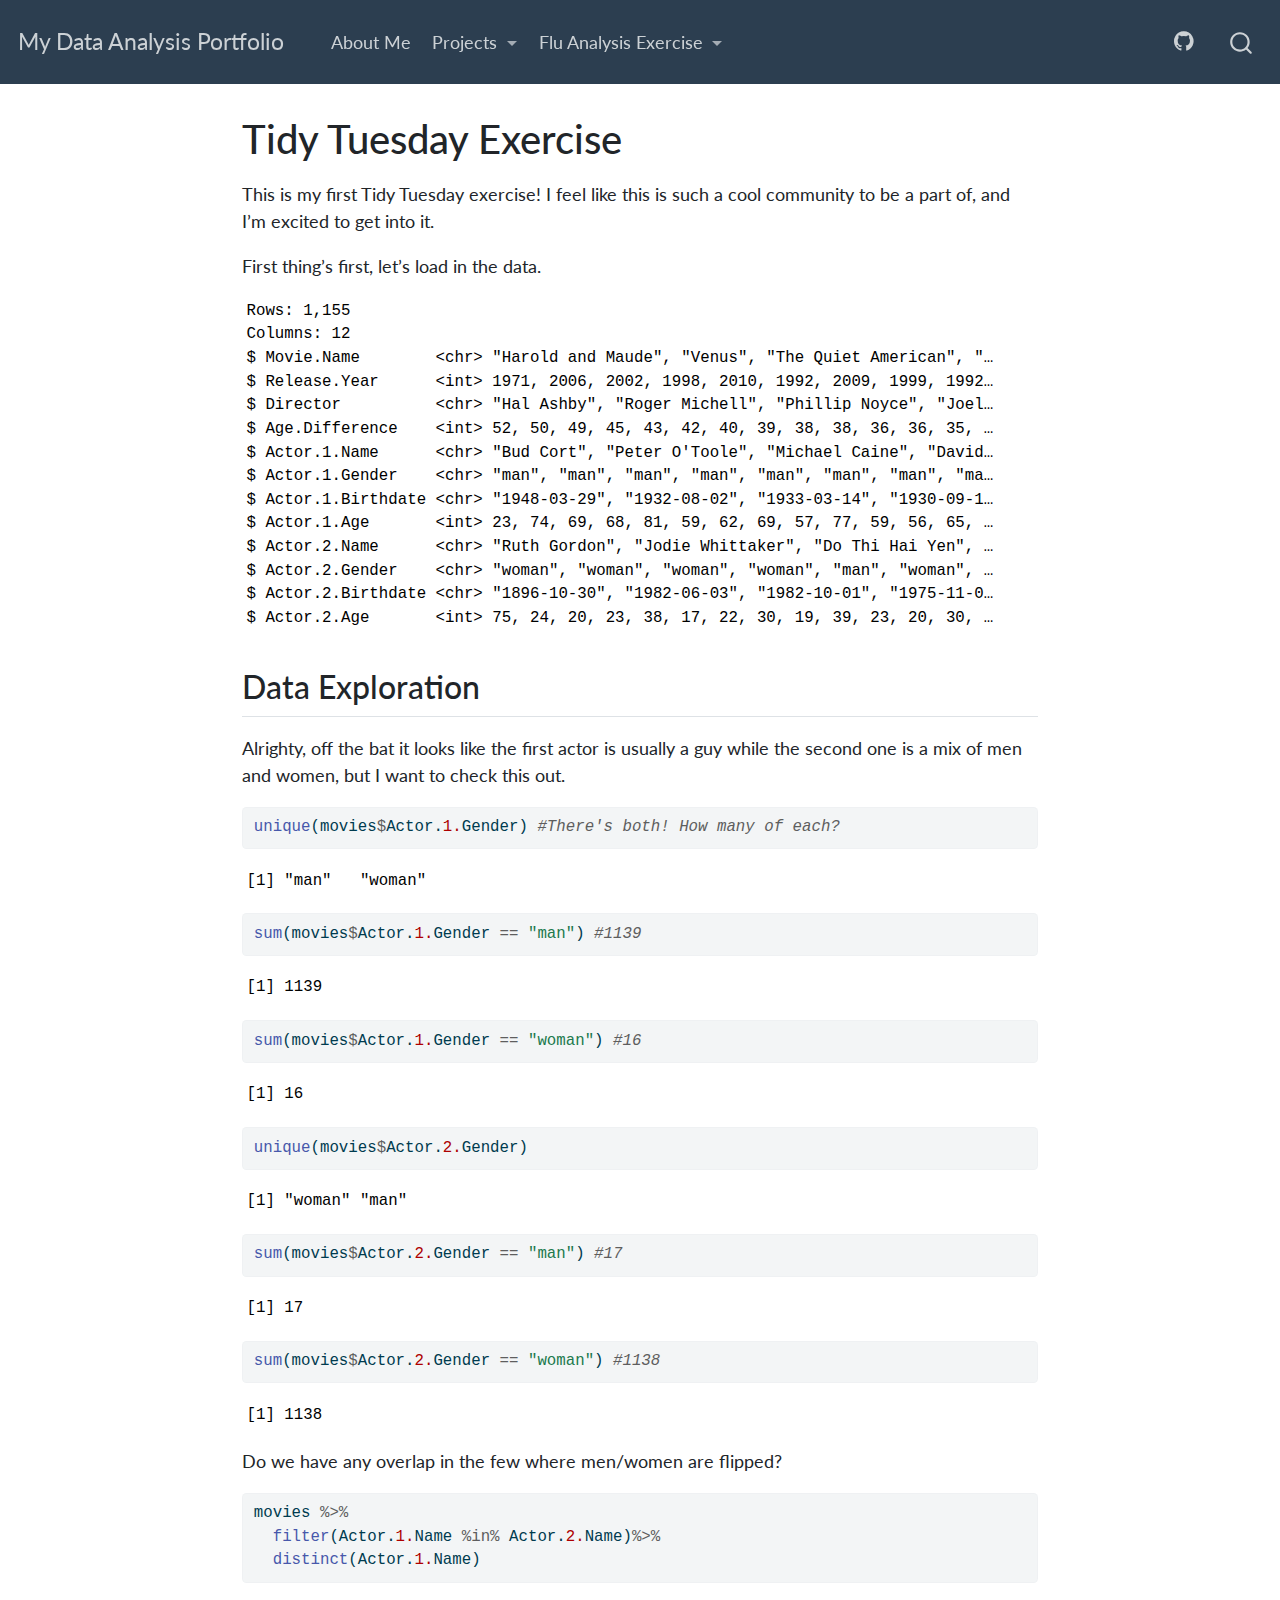
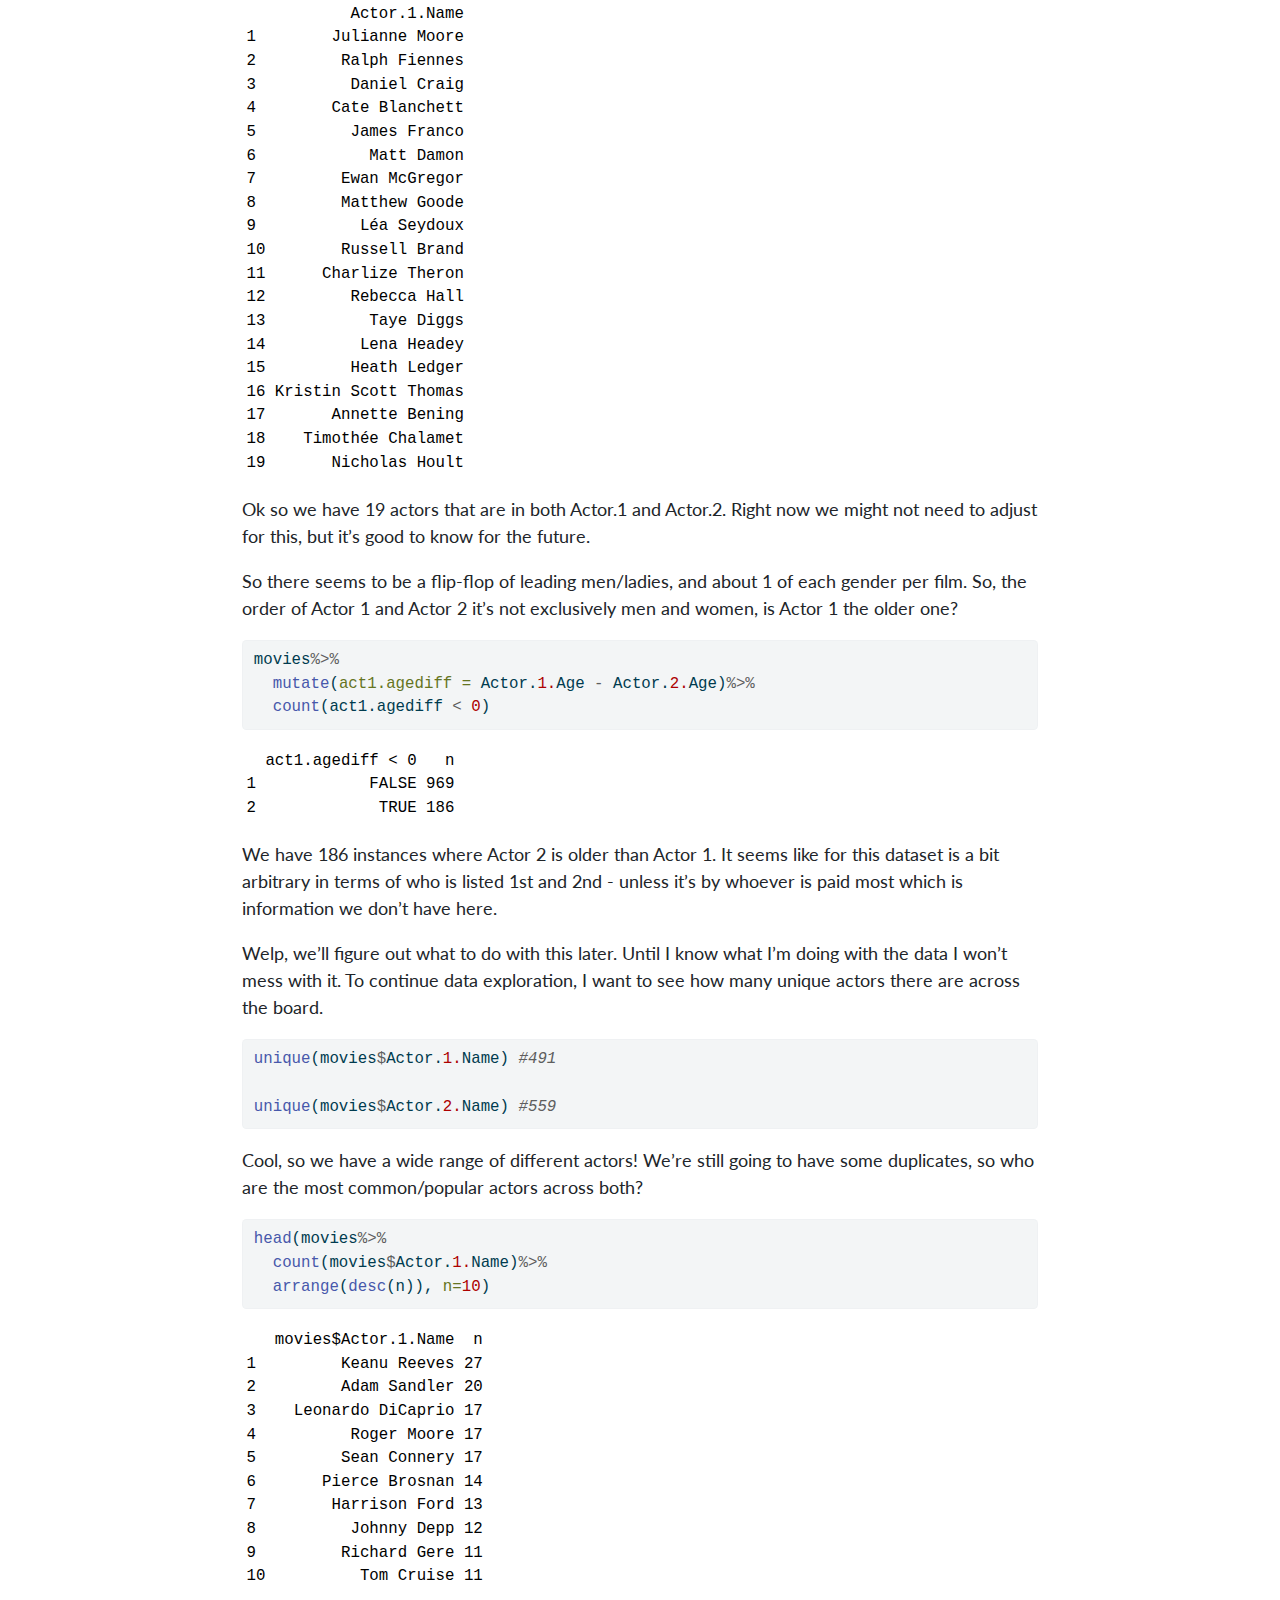
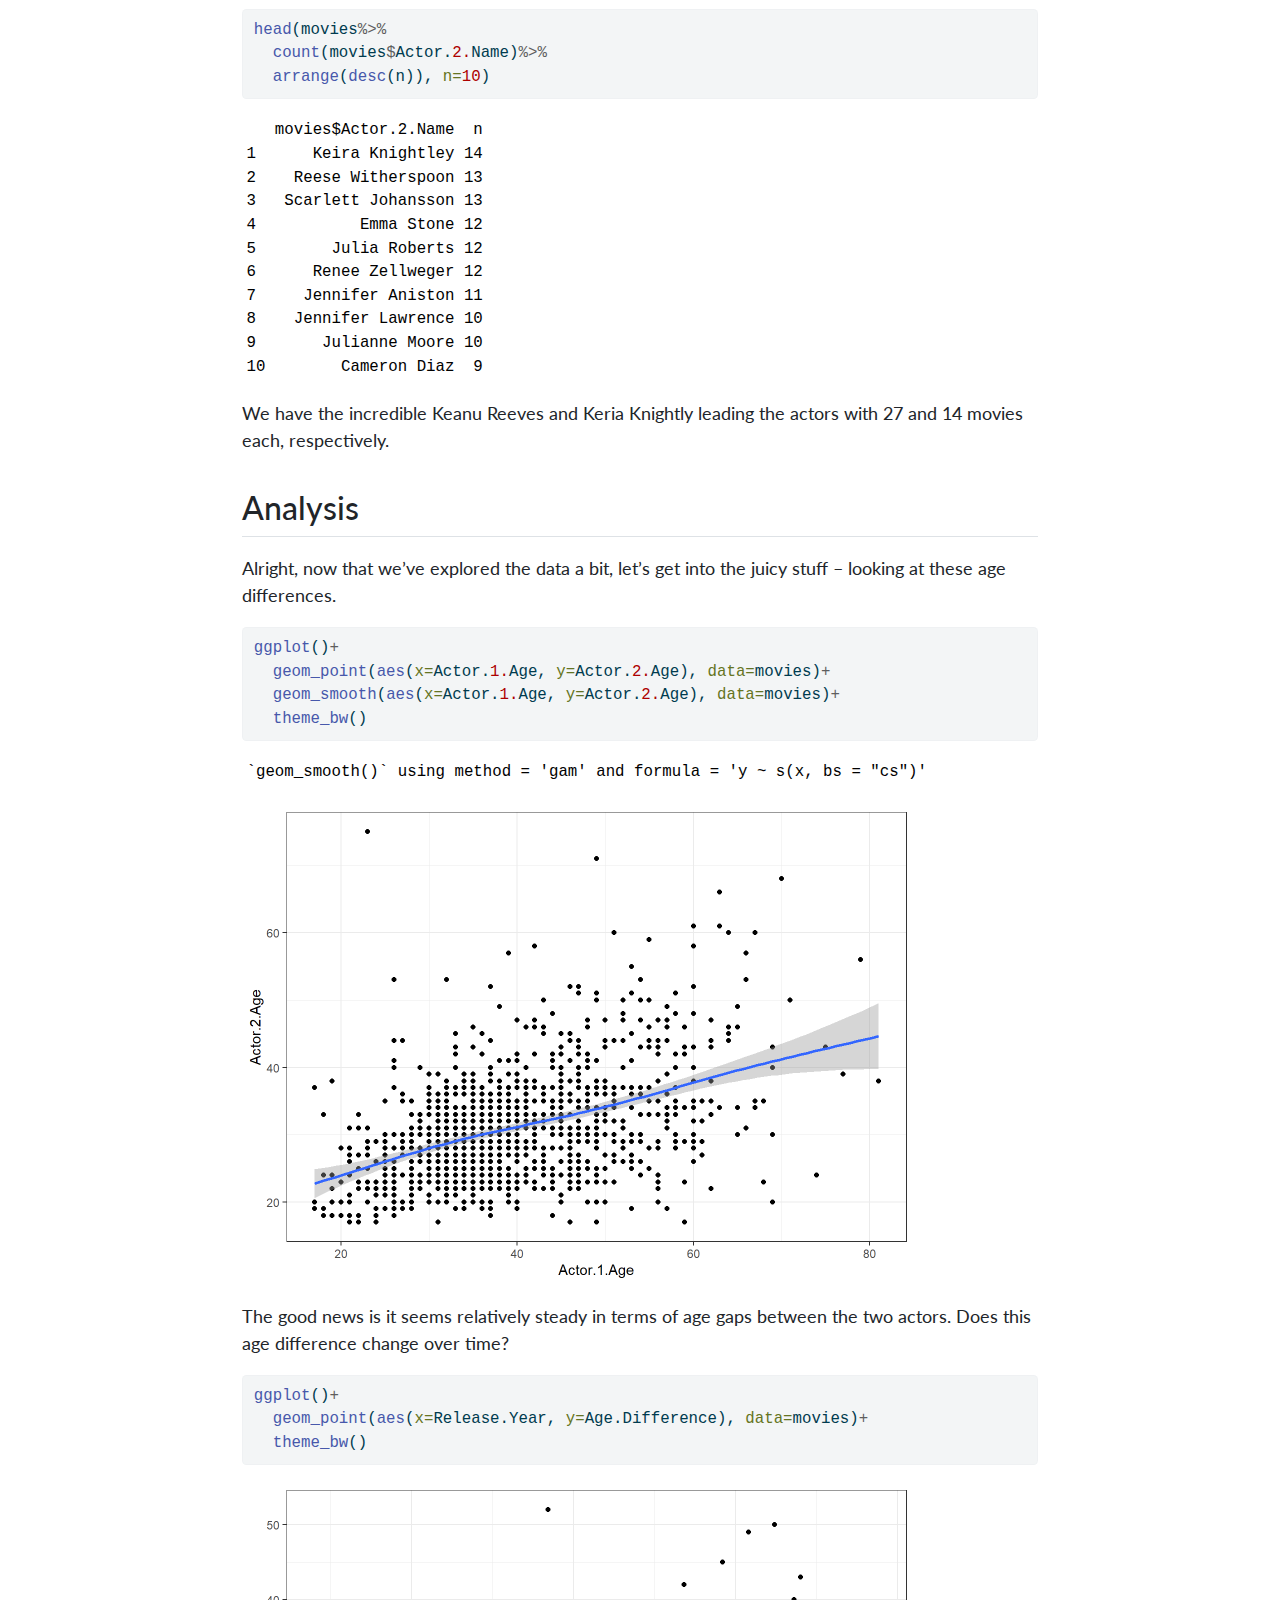
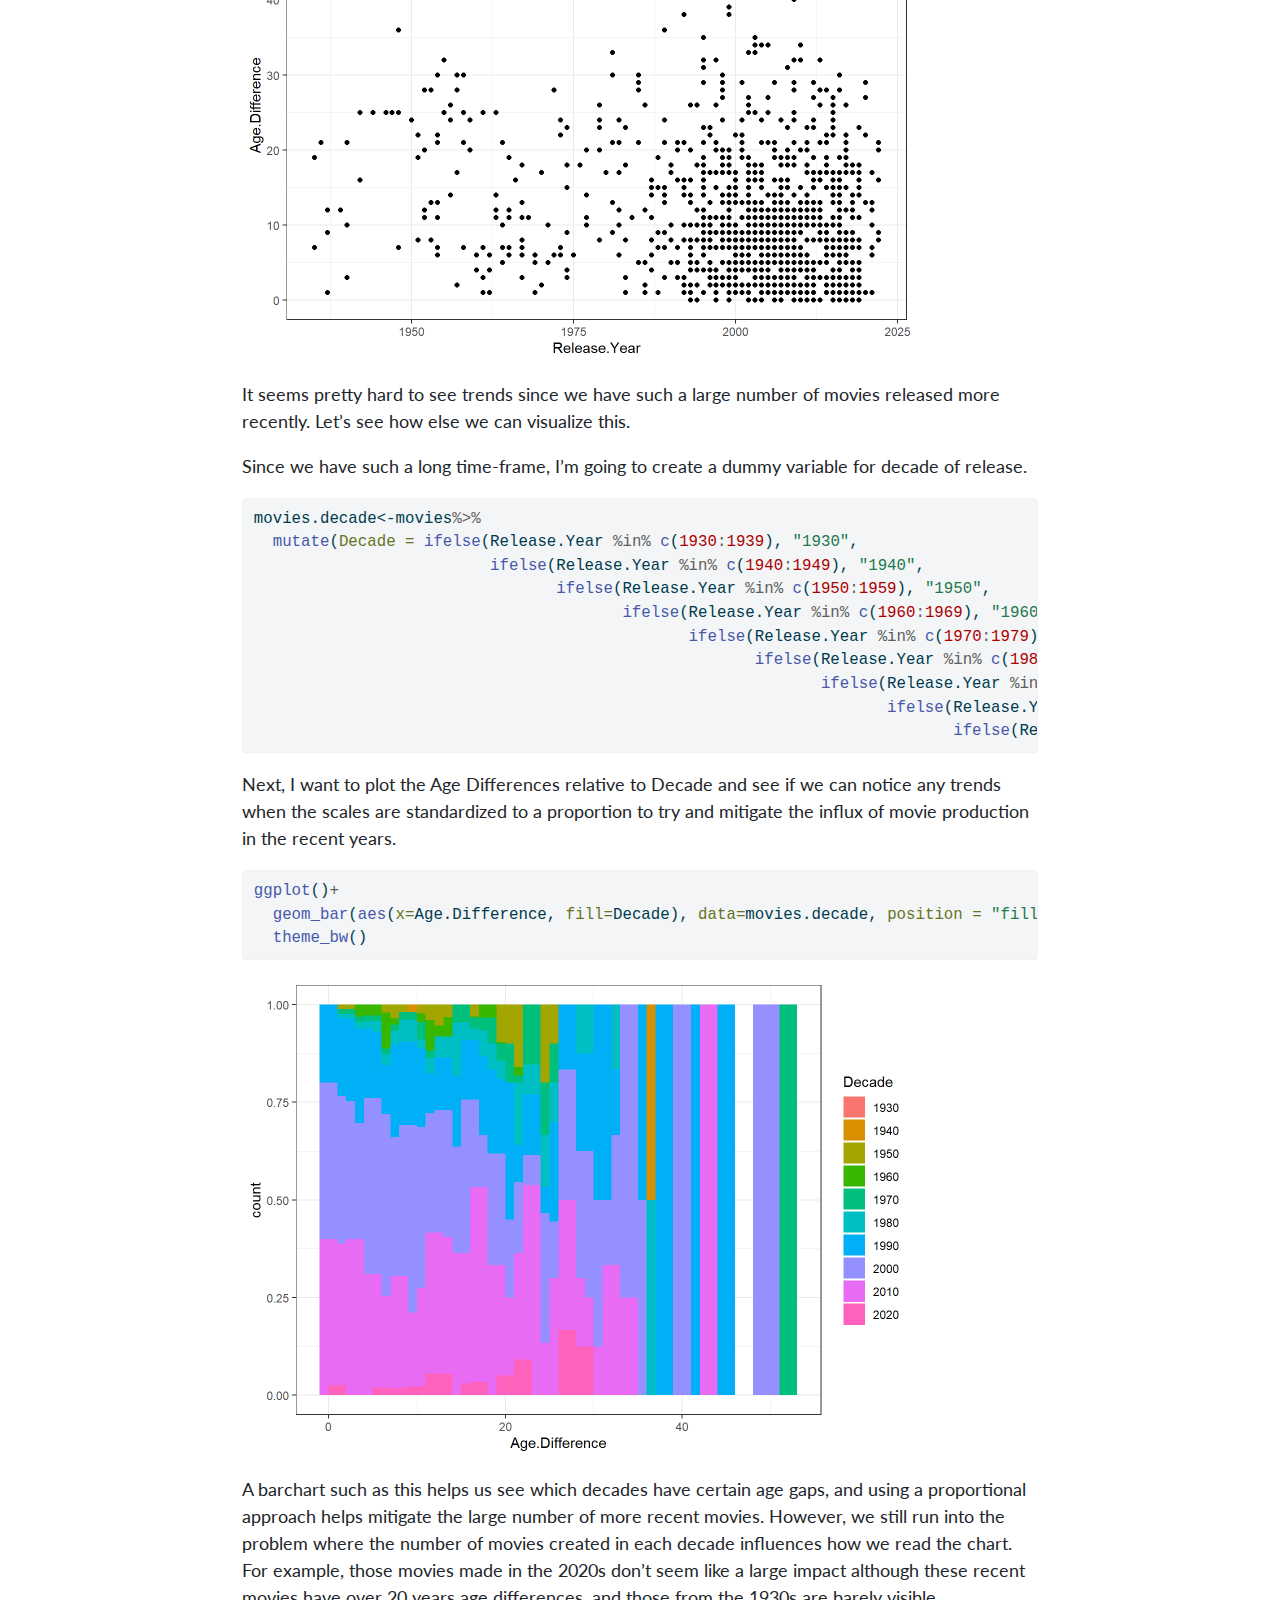
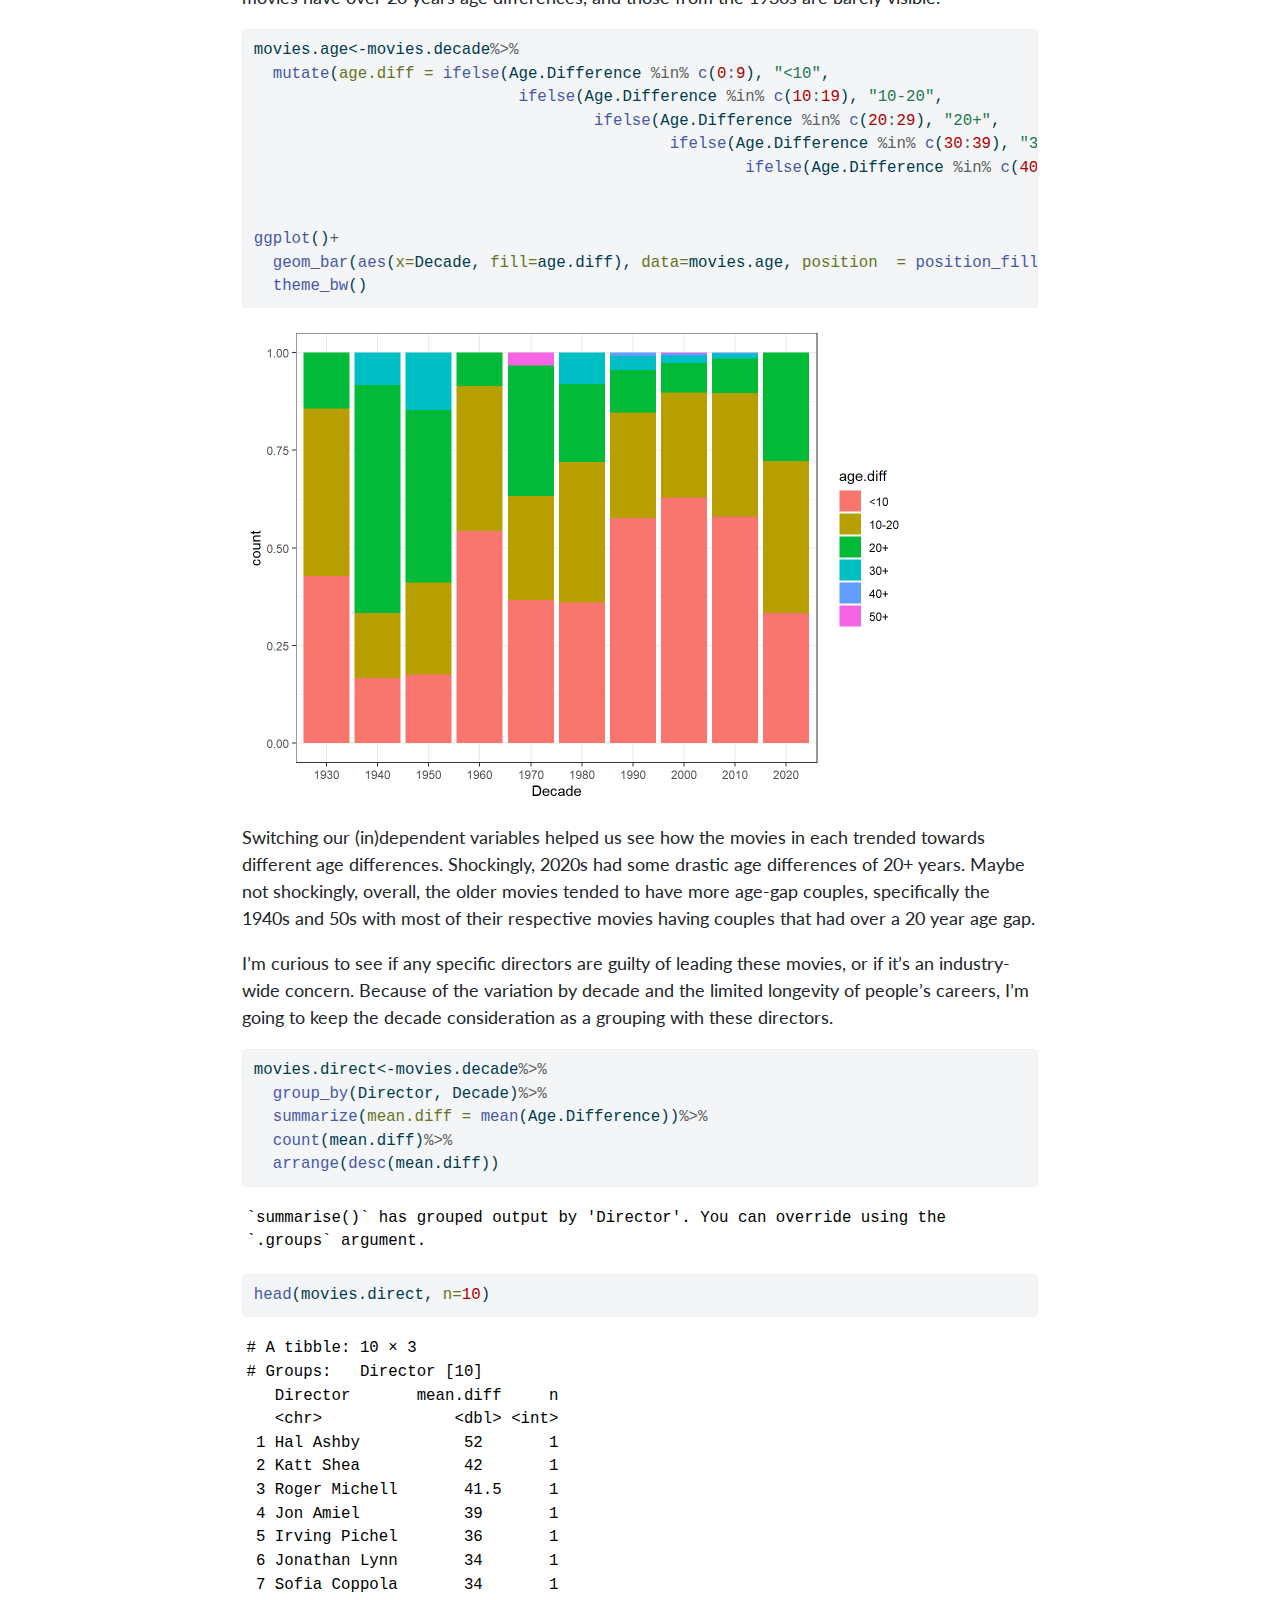
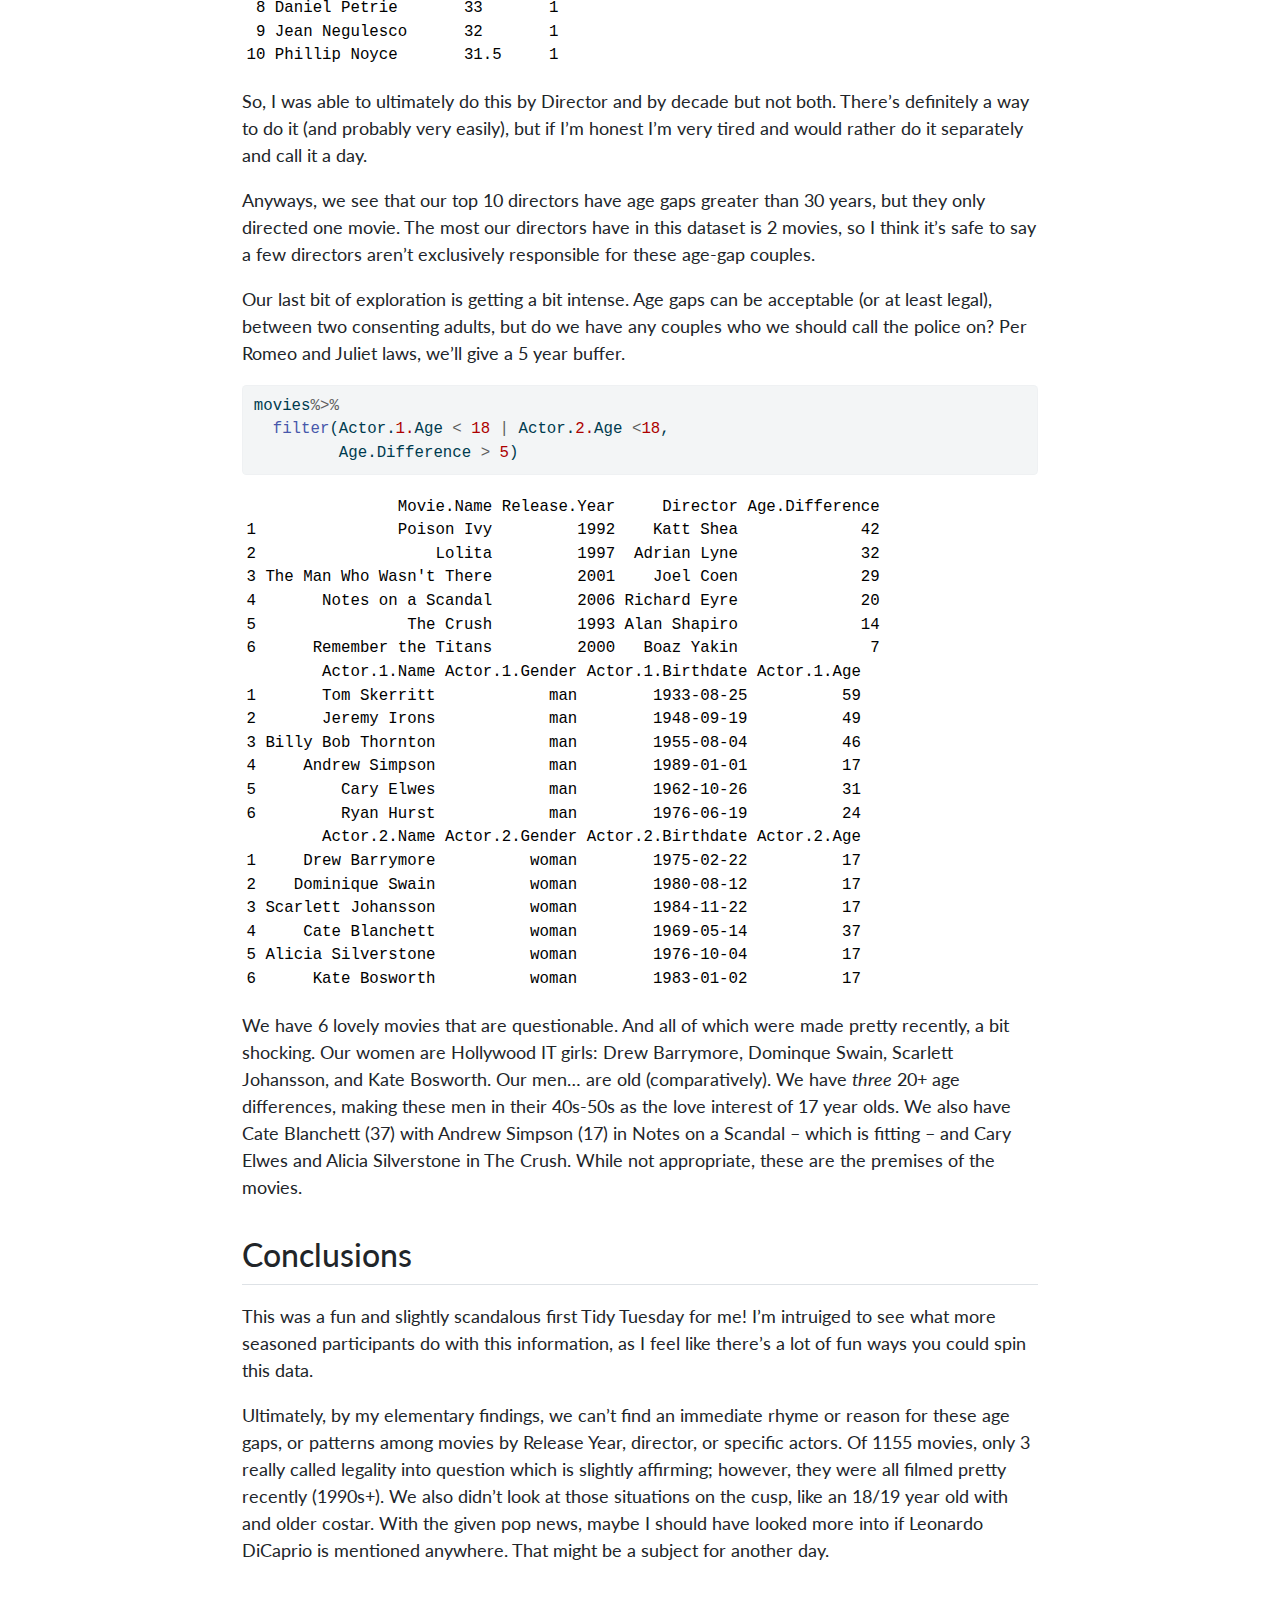
<file: docs/tidytuesday_exercise.html>
<!DOCTYPE html>
<html xmlns="http://www.w3.org/1999/xhtml" lang="en" xml:lang="en"><head>

<meta charset="utf-8">
<meta name="generator" content="quarto-1.2.313">

<meta name="viewport" content="width=device-width, initial-scale=1.0, user-scalable=yes">


<title>My Data Analysis Portfolio - Tidy Tuesday Exercise</title>
<style>
code{white-space: pre-wrap;}
span.smallcaps{font-variant: small-caps;}
div.columns{display: flex; gap: min(4vw, 1.5em);}
div.column{flex: auto; overflow-x: auto;}
div.hanging-indent{margin-left: 1.5em; text-indent: -1.5em;}
ul.task-list{list-style: none;}
ul.task-list li input[type="checkbox"] {
  width: 0.8em;
  margin: 0 0.8em 0.2em -1.6em;
  vertical-align: middle;
}
pre > code.sourceCode { white-space: pre; position: relative; }
pre > code.sourceCode > span { display: inline-block; line-height: 1.25; }
pre > code.sourceCode > span:empty { height: 1.2em; }
.sourceCode { overflow: visible; }
code.sourceCode > span { color: inherit; text-decoration: inherit; }
div.sourceCode { margin: 1em 0; }
pre.sourceCode { margin: 0; }
@media screen {
div.sourceCode { overflow: auto; }
}
@media print {
pre > code.sourceCode { white-space: pre-wrap; }
pre > code.sourceCode > span { text-indent: -5em; padding-left: 5em; }
}
pre.numberSource code
  { counter-reset: source-line 0; }
pre.numberSource code > span
  { position: relative; left: -4em; counter-increment: source-line; }
pre.numberSource code > span > a:first-child::before
  { content: counter(source-line);
    position: relative; left: -1em; text-align: right; vertical-align: baseline;
    border: none; display: inline-block;
    -webkit-touch-callout: none; -webkit-user-select: none;
    -khtml-user-select: none; -moz-user-select: none;
    -ms-user-select: none; user-select: none;
    padding: 0 4px; width: 4em;
    color: #aaaaaa;
  }
pre.numberSource { margin-left: 3em; border-left: 1px solid #aaaaaa;  padding-left: 4px; }
div.sourceCode
  {   }
@media screen {
pre > code.sourceCode > span > a:first-child::before { text-decoration: underline; }
}
code span.al { color: #ff0000; font-weight: bold; } /* Alert */
code span.an { color: #60a0b0; font-weight: bold; font-style: italic; } /* Annotation */
code span.at { color: #7d9029; } /* Attribute */
code span.bn { color: #40a070; } /* BaseN */
code span.bu { color: #008000; } /* BuiltIn */
code span.cf { color: #007020; font-weight: bold; } /* ControlFlow */
code span.ch { color: #4070a0; } /* Char */
code span.cn { color: #880000; } /* Constant */
code span.co { color: #60a0b0; font-style: italic; } /* Comment */
code span.cv { color: #60a0b0; font-weight: bold; font-style: italic; } /* CommentVar */
code span.do { color: #ba2121; font-style: italic; } /* Documentation */
code span.dt { color: #902000; } /* DataType */
code span.dv { color: #40a070; } /* DecVal */
code span.er { color: #ff0000; font-weight: bold; } /* Error */
code span.ex { } /* Extension */
code span.fl { color: #40a070; } /* Float */
code span.fu { color: #06287e; } /* Function */
code span.im { color: #008000; font-weight: bold; } /* Import */
code span.in { color: #60a0b0; font-weight: bold; font-style: italic; } /* Information */
code span.kw { color: #007020; font-weight: bold; } /* Keyword */
code span.op { color: #666666; } /* Operator */
code span.ot { color: #007020; } /* Other */
code span.pp { color: #bc7a00; } /* Preprocessor */
code span.sc { color: #4070a0; } /* SpecialChar */
code span.ss { color: #bb6688; } /* SpecialString */
code span.st { color: #4070a0; } /* String */
code span.va { color: #19177c; } /* Variable */
code span.vs { color: #4070a0; } /* VerbatimString */
code span.wa { color: #60a0b0; font-weight: bold; font-style: italic; } /* Warning */
</style>


<script src="site_libs/quarto-nav/quarto-nav.js"></script>
<script src="site_libs/quarto-nav/headroom.min.js"></script>
<script src="site_libs/clipboard/clipboard.min.js"></script>
<script src="site_libs/quarto-search/autocomplete.umd.js"></script>
<script src="site_libs/quarto-search/fuse.min.js"></script>
<script src="site_libs/quarto-search/quarto-search.js"></script>
<meta name="quarto:offset" content="./">
<script src="site_libs/quarto-html/quarto.js"></script>
<script src="site_libs/quarto-html/popper.min.js"></script>
<script src="site_libs/quarto-html/tippy.umd.min.js"></script>
<script src="site_libs/quarto-html/anchor.min.js"></script>
<link href="site_libs/quarto-html/tippy.css" rel="stylesheet">
<link href="site_libs/quarto-html/quarto-syntax-highlighting.css" rel="stylesheet" id="quarto-text-highlighting-styles">
<script src="site_libs/bootstrap/bootstrap.min.js"></script>
<link href="site_libs/bootstrap/bootstrap-icons.css" rel="stylesheet">
<link href="site_libs/bootstrap/bootstrap.min.css" rel="stylesheet" id="quarto-bootstrap" data-mode="light">
<script id="quarto-search-options" type="application/json">{
  "location": "navbar",
  "copy-button": false,
  "collapse-after": 3,
  "panel-placement": "end",
  "type": "overlay",
  "limit": 20,
  "language": {
    "search-no-results-text": "No results",
    "search-matching-documents-text": "matching documents",
    "search-copy-link-title": "Copy link to search",
    "search-hide-matches-text": "Hide additional matches",
    "search-more-match-text": "more match in this document",
    "search-more-matches-text": "more matches in this document",
    "search-clear-button-title": "Clear",
    "search-detached-cancel-button-title": "Cancel",
    "search-submit-button-title": "Submit"
  }
}</script>


<link rel="stylesheet" href="styles.css">
</head>

<body class="nav-fixed fullcontent">

<div id="quarto-search-results"></div>
  <header id="quarto-header" class="headroom fixed-top">
    <nav class="navbar navbar-expand-lg navbar-dark ">
      <div class="navbar-container container-fluid">
      <div class="navbar-brand-container">
    <a class="navbar-brand" href="./index.html">
    <span class="navbar-title">My Data Analysis Portfolio</span>
    </a>
  </div>
          <button class="navbar-toggler" type="button" data-bs-toggle="collapse" data-bs-target="#navbarCollapse" aria-controls="navbarCollapse" aria-expanded="false" aria-label="Toggle navigation" onclick="if (window.quartoToggleHeadroom) { window.quartoToggleHeadroom(); }">
  <span class="navbar-toggler-icon"></span>
</button>
          <div class="collapse navbar-collapse" id="navbarCollapse">
            <ul class="navbar-nav navbar-nav-scroll me-auto">
  <li class="nav-item">
    <a class="nav-link" href="././aboutme.html">
 <span class="menu-text">About Me</span></a>
  </li>  
  <li class="nav-item dropdown ">
    <a class="nav-link dropdown-toggle" href="#" id="nav-menu-projects" role="button" data-bs-toggle="dropdown" aria-expanded="false">
 <span class="menu-text">Projects</span>
    </a>
    <ul class="dropdown-menu" aria-labelledby="nav-menu-projects">    
        <li>
    <a class="dropdown-item" href="././coding_exercise.html">
 <span class="dropdown-text">R Coding Exercise</span></a>
  </li>  
        <li>
    <a class="dropdown-item" href="././dataanalysis-exercise.html">
 <span class="dropdown-text">Data Analysis Exercise</span></a>
  </li>  
        <li>
    <a class="dropdown-item" href="././visualization_exercise.html">
 <span class="dropdown-text">Visualization Exercise</span></a>
  </li>  
        <li>
    <a class="dropdown-item" href="././tidytuesday_exercise.html">
 <span class="dropdown-text">Tidy Tuesday Exercise</span></a>
  </li>  
        <li>
    <a class="dropdown-item" href="././tidytuesday_exercise2.html">
 <span class="dropdown-text">Tidy Tuesday Exercise 2</span></a>
  </li>  
    </ul>
  </li>
  <li class="nav-item dropdown ">
    <a class="nav-link dropdown-toggle" href="#" id="nav-menu-flu-analysis-exercise" role="button" data-bs-toggle="dropdown" aria-expanded="false">
 <span class="menu-text">Flu Analysis Exercise</span>
    </a>
    <ul class="dropdown-menu" aria-labelledby="nav-menu-flu-analysis-exercise">    
        <li>
    <a class="dropdown-item" href="././fluanalysis/code/wrangling.html">
 <span class="dropdown-text">Wrangling</span></a>
  </li>  
        <li>
    <a class="dropdown-item" href="././fluanalysis/code/exploration.html">
 <span class="dropdown-text">Exploration</span></a>
  </li>  
        <li>
    <a class="dropdown-item" href="././fluanalysis/code/fitting.html">
 <span class="dropdown-text">Fitting</span></a>
  </li>  
        <li>
    <a class="dropdown-item" href="././fluanalysis/code/modeleval.html">
 <span class="dropdown-text">Model Evaluation</span></a>
  </li>  
        <li>
    <a class="dropdown-item" href="././fluanalysis/code/machinelearning.html">
 <span class="dropdown-text">Machine Learning</span></a>
  </li>  
    </ul>
  </li>
</ul>
            <ul class="navbar-nav navbar-nav-scroll ms-auto">
  <li class="nav-item compact">
    <a class="nav-link" href="https://github.com/ajklinker/abbieklinker-MADA-portfolio"><i class="bi bi-github" role="img">
</i> 
 <span class="menu-text"></span></a>
  </li>  
</ul>
              <div id="quarto-search" class="" title="Search"></div>
          </div> <!-- /navcollapse -->
      </div> <!-- /container-fluid -->
    </nav>
</header>
<!-- content -->
<div id="quarto-content" class="quarto-container page-columns page-rows-contents page-layout-article page-navbar">
<!-- sidebar -->
<!-- margin-sidebar -->
    
<!-- main -->
<main class="content" id="quarto-document-content">

<header id="title-block-header" class="quarto-title-block default">
<div class="quarto-title">
<h1 class="title">Tidy Tuesday Exercise</h1>
</div>



<div class="quarto-title-meta">

    
  
    
  </div>
  

</header>

<p>This is my first Tidy Tuesday exercise! I feel like this is such a cool community to be a part of, and I’m excited to get into it.</p>
<p>First thing’s first, let’s load in the data.</p>
<div class="cell">
<div class="cell-output cell-output-stdout">
<pre><code>Rows: 1,155
Columns: 12
$ Movie.Name        &lt;chr&gt; "Harold and Maude", "Venus", "The Quiet American", "…
$ Release.Year      &lt;int&gt; 1971, 2006, 2002, 1998, 2010, 1992, 2009, 1999, 1992…
$ Director          &lt;chr&gt; "Hal Ashby", "Roger Michell", "Phillip Noyce", "Joel…
$ Age.Difference    &lt;int&gt; 52, 50, 49, 45, 43, 42, 40, 39, 38, 38, 36, 36, 35, …
$ Actor.1.Name      &lt;chr&gt; "Bud Cort", "Peter O'Toole", "Michael Caine", "David…
$ Actor.1.Gender    &lt;chr&gt; "man", "man", "man", "man", "man", "man", "man", "ma…
$ Actor.1.Birthdate &lt;chr&gt; "1948-03-29", "1932-08-02", "1933-03-14", "1930-09-1…
$ Actor.1.Age       &lt;int&gt; 23, 74, 69, 68, 81, 59, 62, 69, 57, 77, 59, 56, 65, …
$ Actor.2.Name      &lt;chr&gt; "Ruth Gordon", "Jodie Whittaker", "Do Thi Hai Yen", …
$ Actor.2.Gender    &lt;chr&gt; "woman", "woman", "woman", "woman", "man", "woman", …
$ Actor.2.Birthdate &lt;chr&gt; "1896-10-30", "1982-06-03", "1982-10-01", "1975-11-0…
$ Actor.2.Age       &lt;int&gt; 75, 24, 20, 23, 38, 17, 22, 30, 19, 39, 23, 20, 30, …</code></pre>
</div>
</div>
<section id="data-exploration" class="level2">
<h2 class="anchored" data-anchor-id="data-exploration">Data Exploration</h2>
<p>Alrighty, off the bat it looks like the first actor is usually a guy while the second one is a mix of men and women, but I want to check this out.</p>
<div class="cell">
<div class="sourceCode cell-code" id="cb2"><pre class="sourceCode r code-with-copy"><code class="sourceCode r"><span id="cb2-1"><a href="#cb2-1" aria-hidden="true" tabindex="-1"></a><span class="fu">unique</span>(movies<span class="sc">$</span>Actor.<span class="fl">1.</span>Gender) <span class="co">#There's both! How many of each?</span></span></code><button title="Copy to Clipboard" class="code-copy-button"><i class="bi"></i></button></pre></div>
<div class="cell-output cell-output-stdout">
<pre><code>[1] "man"   "woman"</code></pre>
</div>
<div class="sourceCode cell-code" id="cb4"><pre class="sourceCode r code-with-copy"><code class="sourceCode r"><span id="cb4-1"><a href="#cb4-1" aria-hidden="true" tabindex="-1"></a><span class="fu">sum</span>(movies<span class="sc">$</span>Actor.<span class="fl">1.</span>Gender <span class="sc">==</span> <span class="st">"man"</span>) <span class="co">#1139</span></span></code><button title="Copy to Clipboard" class="code-copy-button"><i class="bi"></i></button></pre></div>
<div class="cell-output cell-output-stdout">
<pre><code>[1] 1139</code></pre>
</div>
<div class="sourceCode cell-code" id="cb6"><pre class="sourceCode r code-with-copy"><code class="sourceCode r"><span id="cb6-1"><a href="#cb6-1" aria-hidden="true" tabindex="-1"></a><span class="fu">sum</span>(movies<span class="sc">$</span>Actor.<span class="fl">1.</span>Gender <span class="sc">==</span> <span class="st">"woman"</span>) <span class="co">#16</span></span></code><button title="Copy to Clipboard" class="code-copy-button"><i class="bi"></i></button></pre></div>
<div class="cell-output cell-output-stdout">
<pre><code>[1] 16</code></pre>
</div>
<div class="sourceCode cell-code" id="cb8"><pre class="sourceCode r code-with-copy"><code class="sourceCode r"><span id="cb8-1"><a href="#cb8-1" aria-hidden="true" tabindex="-1"></a><span class="fu">unique</span>(movies<span class="sc">$</span>Actor.<span class="fl">2.</span>Gender) </span></code><button title="Copy to Clipboard" class="code-copy-button"><i class="bi"></i></button></pre></div>
<div class="cell-output cell-output-stdout">
<pre><code>[1] "woman" "man"  </code></pre>
</div>
<div class="sourceCode cell-code" id="cb10"><pre class="sourceCode r code-with-copy"><code class="sourceCode r"><span id="cb10-1"><a href="#cb10-1" aria-hidden="true" tabindex="-1"></a><span class="fu">sum</span>(movies<span class="sc">$</span>Actor.<span class="fl">2.</span>Gender <span class="sc">==</span> <span class="st">"man"</span>) <span class="co">#17</span></span></code><button title="Copy to Clipboard" class="code-copy-button"><i class="bi"></i></button></pre></div>
<div class="cell-output cell-output-stdout">
<pre><code>[1] 17</code></pre>
</div>
<div class="sourceCode cell-code" id="cb12"><pre class="sourceCode r code-with-copy"><code class="sourceCode r"><span id="cb12-1"><a href="#cb12-1" aria-hidden="true" tabindex="-1"></a><span class="fu">sum</span>(movies<span class="sc">$</span>Actor.<span class="fl">2.</span>Gender <span class="sc">==</span> <span class="st">"woman"</span>) <span class="co">#1138</span></span></code><button title="Copy to Clipboard" class="code-copy-button"><i class="bi"></i></button></pre></div>
<div class="cell-output cell-output-stdout">
<pre><code>[1] 1138</code></pre>
</div>
</div>
<p>Do we have any overlap in the few where men/women are flipped?</p>
<div class="cell">
<div class="sourceCode cell-code" id="cb14"><pre class="sourceCode r code-with-copy"><code class="sourceCode r"><span id="cb14-1"><a href="#cb14-1" aria-hidden="true" tabindex="-1"></a>movies <span class="sc">%&gt;%</span></span>
<span id="cb14-2"><a href="#cb14-2" aria-hidden="true" tabindex="-1"></a>  <span class="fu">filter</span>(Actor.<span class="fl">1.</span>Name <span class="sc">%in%</span> Actor.<span class="fl">2.</span>Name)<span class="sc">%&gt;%</span></span>
<span id="cb14-3"><a href="#cb14-3" aria-hidden="true" tabindex="-1"></a>  <span class="fu">distinct</span>(Actor.<span class="fl">1.</span>Name)</span></code><button title="Copy to Clipboard" class="code-copy-button"><i class="bi"></i></button></pre></div>
<div class="cell-output cell-output-stdout">
<pre><code>           Actor.1.Name
1        Julianne Moore
2         Ralph Fiennes
3          Daniel Craig
4        Cate Blanchett
5          James Franco
6            Matt Damon
7         Ewan McGregor
8         Matthew Goode
9           Léa Seydoux
10        Russell Brand
11      Charlize Theron
12         Rebecca Hall
13           Taye Diggs
14          Lena Headey
15         Heath Ledger
16 Kristin Scott Thomas
17       Annette Bening
18    Timothée Chalamet
19       Nicholas Hoult</code></pre>
</div>
</div>
<p>Ok so we have 19 actors that are in both Actor.1 and Actor.2. Right now we might not need to adjust for this, but it’s good to know for the future.</p>
<p>So there seems to be a flip-flop of leading men/ladies, and about 1 of each gender per film. So, the order of Actor 1 and Actor 2 it’s not exclusively men and women, is Actor 1 the older one?</p>
<div class="cell">
<div class="sourceCode cell-code" id="cb16"><pre class="sourceCode r code-with-copy"><code class="sourceCode r"><span id="cb16-1"><a href="#cb16-1" aria-hidden="true" tabindex="-1"></a>movies<span class="sc">%&gt;%</span></span>
<span id="cb16-2"><a href="#cb16-2" aria-hidden="true" tabindex="-1"></a>  <span class="fu">mutate</span>(<span class="at">act1.agediff =</span> Actor.<span class="fl">1.</span>Age <span class="sc">-</span> Actor.<span class="fl">2.</span>Age)<span class="sc">%&gt;%</span></span>
<span id="cb16-3"><a href="#cb16-3" aria-hidden="true" tabindex="-1"></a>  <span class="fu">count</span>(act1.agediff <span class="sc">&lt;</span> <span class="dv">0</span>)</span></code><button title="Copy to Clipboard" class="code-copy-button"><i class="bi"></i></button></pre></div>
<div class="cell-output cell-output-stdout">
<pre><code>  act1.agediff &lt; 0   n
1            FALSE 969
2             TRUE 186</code></pre>
</div>
</div>
<p>We have 186 instances where Actor 2 is older than Actor 1. It seems like for this dataset is a bit arbitrary in terms of who is listed 1st and 2nd - unless it’s by whoever is paid most which is information we don’t have here.</p>
<p>Welp, we’ll figure out what to do with this later. Until I know what I’m doing with the data I won’t mess with it. To continue data exploration, I want to see how many unique actors there are across the board.</p>
<div class="cell">
<div class="sourceCode cell-code" id="cb18"><pre class="sourceCode r code-with-copy"><code class="sourceCode r"><span id="cb18-1"><a href="#cb18-1" aria-hidden="true" tabindex="-1"></a><span class="fu">unique</span>(movies<span class="sc">$</span>Actor.<span class="fl">1.</span>Name) <span class="co">#491</span></span>
<span id="cb18-2"><a href="#cb18-2" aria-hidden="true" tabindex="-1"></a></span>
<span id="cb18-3"><a href="#cb18-3" aria-hidden="true" tabindex="-1"></a><span class="fu">unique</span>(movies<span class="sc">$</span>Actor.<span class="fl">2.</span>Name) <span class="co">#559</span></span></code><button title="Copy to Clipboard" class="code-copy-button"><i class="bi"></i></button></pre></div>
</div>
<p>Cool, so we have a wide range of different actors! We’re still going to have some duplicates, so who are the most common/popular actors across both?</p>
<div class="cell" data-out.lines="10">
<div class="sourceCode cell-code" id="cb19"><pre class="sourceCode r code-with-copy"><code class="sourceCode r"><span id="cb19-1"><a href="#cb19-1" aria-hidden="true" tabindex="-1"></a><span class="fu">head</span>(movies<span class="sc">%&gt;%</span></span>
<span id="cb19-2"><a href="#cb19-2" aria-hidden="true" tabindex="-1"></a>  <span class="fu">count</span>(movies<span class="sc">$</span>Actor.<span class="fl">1.</span>Name)<span class="sc">%&gt;%</span></span>
<span id="cb19-3"><a href="#cb19-3" aria-hidden="true" tabindex="-1"></a>  <span class="fu">arrange</span>(<span class="fu">desc</span>(n)), <span class="at">n=</span><span class="dv">10</span>)</span></code><button title="Copy to Clipboard" class="code-copy-button"><i class="bi"></i></button></pre></div>
<div class="cell-output cell-output-stdout">
<pre><code>   movies$Actor.1.Name  n
1         Keanu Reeves 27
2         Adam Sandler 20
3    Leonardo DiCaprio 17
4          Roger Moore 17
5         Sean Connery 17
6       Pierce Brosnan 14
7        Harrison Ford 13
8          Johnny Depp 12
9         Richard Gere 11
10          Tom Cruise 11</code></pre>
</div>
</div>
<div class="cell" data-out.lines="10">
<div class="sourceCode cell-code" id="cb21"><pre class="sourceCode r code-with-copy"><code class="sourceCode r"><span id="cb21-1"><a href="#cb21-1" aria-hidden="true" tabindex="-1"></a><span class="fu">head</span>(movies<span class="sc">%&gt;%</span></span>
<span id="cb21-2"><a href="#cb21-2" aria-hidden="true" tabindex="-1"></a>  <span class="fu">count</span>(movies<span class="sc">$</span>Actor.<span class="fl">2.</span>Name)<span class="sc">%&gt;%</span></span>
<span id="cb21-3"><a href="#cb21-3" aria-hidden="true" tabindex="-1"></a>  <span class="fu">arrange</span>(<span class="fu">desc</span>(n)), <span class="at">n=</span><span class="dv">10</span>)</span></code><button title="Copy to Clipboard" class="code-copy-button"><i class="bi"></i></button></pre></div>
<div class="cell-output cell-output-stdout">
<pre><code>   movies$Actor.2.Name  n
1      Keira Knightley 14
2    Reese Witherspoon 13
3   Scarlett Johansson 13
4           Emma Stone 12
5        Julia Roberts 12
6      Renee Zellweger 12
7     Jennifer Aniston 11
8    Jennifer Lawrence 10
9       Julianne Moore 10
10        Cameron Diaz  9</code></pre>
</div>
</div>
<p>We have the incredible Keanu Reeves and Keria Knightly leading the actors with 27 and 14 movies each, respectively.</p>
</section>
<section id="analysis" class="level2">
<h2 class="anchored" data-anchor-id="analysis">Analysis</h2>
<p>Alright, now that we’ve explored the data a bit, let’s get into the juicy stuff – looking at these age differences.</p>
<div class="cell">
<div class="sourceCode cell-code" id="cb23"><pre class="sourceCode r code-with-copy"><code class="sourceCode r"><span id="cb23-1"><a href="#cb23-1" aria-hidden="true" tabindex="-1"></a><span class="fu">ggplot</span>()<span class="sc">+</span></span>
<span id="cb23-2"><a href="#cb23-2" aria-hidden="true" tabindex="-1"></a>  <span class="fu">geom_point</span>(<span class="fu">aes</span>(<span class="at">x=</span>Actor.<span class="fl">1.</span>Age, <span class="at">y=</span>Actor.<span class="fl">2.</span>Age), <span class="at">data=</span>movies)<span class="sc">+</span></span>
<span id="cb23-3"><a href="#cb23-3" aria-hidden="true" tabindex="-1"></a>  <span class="fu">geom_smooth</span>(<span class="fu">aes</span>(<span class="at">x=</span>Actor.<span class="fl">1.</span>Age, <span class="at">y=</span>Actor.<span class="fl">2.</span>Age), <span class="at">data=</span>movies)<span class="sc">+</span></span>
<span id="cb23-4"><a href="#cb23-4" aria-hidden="true" tabindex="-1"></a>  <span class="fu">theme_bw</span>()</span></code><button title="Copy to Clipboard" class="code-copy-button"><i class="bi"></i></button></pre></div>
<div class="cell-output cell-output-stderr">
<pre><code>`geom_smooth()` using method = 'gam' and formula = 'y ~ s(x, bs = "cs")'</code></pre>
</div>
<div class="cell-output-display">
<p><img src="tidytuesday_exercise_files/figure-html/unnamed-chunk-9-1.png" class="img-fluid" width="672"></p>
</div>
</div>
<p>The good news is it seems relatively steady in terms of age gaps between the two actors. Does this age difference change over time?</p>
<div class="cell">
<div class="sourceCode cell-code" id="cb25"><pre class="sourceCode r code-with-copy"><code class="sourceCode r"><span id="cb25-1"><a href="#cb25-1" aria-hidden="true" tabindex="-1"></a><span class="fu">ggplot</span>()<span class="sc">+</span></span>
<span id="cb25-2"><a href="#cb25-2" aria-hidden="true" tabindex="-1"></a>  <span class="fu">geom_point</span>(<span class="fu">aes</span>(<span class="at">x=</span>Release.Year, <span class="at">y=</span>Age.Difference), <span class="at">data=</span>movies)<span class="sc">+</span></span>
<span id="cb25-3"><a href="#cb25-3" aria-hidden="true" tabindex="-1"></a>  <span class="fu">theme_bw</span>()</span></code><button title="Copy to Clipboard" class="code-copy-button"><i class="bi"></i></button></pre></div>
<div class="cell-output-display">
<p><img src="tidytuesday_exercise_files/figure-html/unnamed-chunk-10-1.png" class="img-fluid" width="672"></p>
</div>
</div>
<p>It seems pretty hard to see trends since we have such a large number of movies released more recently. Let’s see how else we can visualize this.</p>
<p>Since we have such a long time-frame, I’m going to create a dummy variable for decade of release.</p>
<div class="cell">
<div class="sourceCode cell-code" id="cb26"><pre class="sourceCode r code-with-copy"><code class="sourceCode r"><span id="cb26-1"><a href="#cb26-1" aria-hidden="true" tabindex="-1"></a>movies.decade<span class="ot">&lt;-</span>movies<span class="sc">%&gt;%</span></span>
<span id="cb26-2"><a href="#cb26-2" aria-hidden="true" tabindex="-1"></a>  <span class="fu">mutate</span>(<span class="at">Decade =</span> <span class="fu">ifelse</span>(Release.Year <span class="sc">%in%</span> <span class="fu">c</span>(<span class="dv">1930</span><span class="sc">:</span><span class="dv">1939</span>), <span class="st">"1930"</span>,</span>
<span id="cb26-3"><a href="#cb26-3" aria-hidden="true" tabindex="-1"></a>                         <span class="fu">ifelse</span>(Release.Year <span class="sc">%in%</span> <span class="fu">c</span>(<span class="dv">1940</span><span class="sc">:</span><span class="dv">1949</span>), <span class="st">"1940"</span>,</span>
<span id="cb26-4"><a href="#cb26-4" aria-hidden="true" tabindex="-1"></a>                                <span class="fu">ifelse</span>(Release.Year <span class="sc">%in%</span> <span class="fu">c</span>(<span class="dv">1950</span><span class="sc">:</span><span class="dv">1959</span>), <span class="st">"1950"</span>,</span>
<span id="cb26-5"><a href="#cb26-5" aria-hidden="true" tabindex="-1"></a>                                       <span class="fu">ifelse</span>(Release.Year <span class="sc">%in%</span> <span class="fu">c</span>(<span class="dv">1960</span><span class="sc">:</span><span class="dv">1969</span>), <span class="st">"1960"</span>,</span>
<span id="cb26-6"><a href="#cb26-6" aria-hidden="true" tabindex="-1"></a>                                              <span class="fu">ifelse</span>(Release.Year <span class="sc">%in%</span> <span class="fu">c</span>(<span class="dv">1970</span><span class="sc">:</span><span class="dv">1979</span>), <span class="st">"1970"</span>,</span>
<span id="cb26-7"><a href="#cb26-7" aria-hidden="true" tabindex="-1"></a>                                                     <span class="fu">ifelse</span>(Release.Year <span class="sc">%in%</span> <span class="fu">c</span>(<span class="dv">1980</span><span class="sc">:</span><span class="dv">1989</span>), <span class="st">"1980"</span>,</span>
<span id="cb26-8"><a href="#cb26-8" aria-hidden="true" tabindex="-1"></a>                                                            <span class="fu">ifelse</span>(Release.Year <span class="sc">%in%</span> <span class="fu">c</span>(<span class="dv">1990</span><span class="sc">:</span><span class="dv">1999</span>), <span class="st">"1990"</span>,</span>
<span id="cb26-9"><a href="#cb26-9" aria-hidden="true" tabindex="-1"></a>                                                                   <span class="fu">ifelse</span>(Release.Year <span class="sc">%in%</span> <span class="fu">c</span>(<span class="dv">2000</span><span class="sc">:</span><span class="dv">2009</span>), <span class="st">"2000"</span>,</span>
<span id="cb26-10"><a href="#cb26-10" aria-hidden="true" tabindex="-1"></a>                                                                          <span class="fu">ifelse</span>(Release.Year <span class="sc">%in%</span> <span class="fu">c</span>(<span class="dv">2010</span><span class="sc">:</span><span class="dv">2019</span>), <span class="st">"2010"</span>, <span class="st">"2020"</span>))))))))))</span></code><button title="Copy to Clipboard" class="code-copy-button"><i class="bi"></i></button></pre></div>
</div>
<p>Next, I want to plot the Age Differences relative to Decade and see if we can notice any trends when the scales are standardized to a proportion to try and mitigate the influx of movie production in the recent years.</p>
<div class="cell">
<div class="sourceCode cell-code" id="cb27"><pre class="sourceCode r code-with-copy"><code class="sourceCode r"><span id="cb27-1"><a href="#cb27-1" aria-hidden="true" tabindex="-1"></a><span class="fu">ggplot</span>()<span class="sc">+</span></span>
<span id="cb27-2"><a href="#cb27-2" aria-hidden="true" tabindex="-1"></a>  <span class="fu">geom_bar</span>(<span class="fu">aes</span>(<span class="at">x=</span>Age.Difference, <span class="at">fill=</span>Decade), <span class="at">data=</span>movies.decade, <span class="at">position =</span> <span class="st">"fill"</span>, <span class="at">width =</span> <span class="dv">2</span>)<span class="sc">+</span></span>
<span id="cb27-3"><a href="#cb27-3" aria-hidden="true" tabindex="-1"></a>  <span class="fu">theme_bw</span>()</span></code><button title="Copy to Clipboard" class="code-copy-button"><i class="bi"></i></button></pre></div>
<div class="cell-output-display">
<p><img src="tidytuesday_exercise_files/figure-html/unnamed-chunk-12-1.png" class="img-fluid" width="672"></p>
</div>
</div>
<p>A barchart such as this helps us see which decades have certain age gaps, and using a proportional approach helps mitigate the large number of more recent movies. However, we still run into the problem where the number of movies created in each decade influences how we read the chart. For example, those movies made in the 2020s don’t seem like a large impact although these recent movies have over 20 years age differences, and those from the 1930s are barely visible.</p>
<div class="cell">
<div class="sourceCode cell-code" id="cb28"><pre class="sourceCode r code-with-copy"><code class="sourceCode r"><span id="cb28-1"><a href="#cb28-1" aria-hidden="true" tabindex="-1"></a>movies.age<span class="ot">&lt;-</span>movies.decade<span class="sc">%&gt;%</span></span>
<span id="cb28-2"><a href="#cb28-2" aria-hidden="true" tabindex="-1"></a>  <span class="fu">mutate</span>(<span class="at">age.diff =</span> <span class="fu">ifelse</span>(Age.Difference <span class="sc">%in%</span> <span class="fu">c</span>(<span class="dv">0</span><span class="sc">:</span><span class="dv">9</span>), <span class="st">"&lt;10"</span>,</span>
<span id="cb28-3"><a href="#cb28-3" aria-hidden="true" tabindex="-1"></a>                            <span class="fu">ifelse</span>(Age.Difference <span class="sc">%in%</span> <span class="fu">c</span>(<span class="dv">10</span><span class="sc">:</span><span class="dv">19</span>), <span class="st">"10-20"</span>,</span>
<span id="cb28-4"><a href="#cb28-4" aria-hidden="true" tabindex="-1"></a>                                    <span class="fu">ifelse</span>(Age.Difference <span class="sc">%in%</span> <span class="fu">c</span>(<span class="dv">20</span><span class="sc">:</span><span class="dv">29</span>), <span class="st">"20+"</span>,</span>
<span id="cb28-5"><a href="#cb28-5" aria-hidden="true" tabindex="-1"></a>                                            <span class="fu">ifelse</span>(Age.Difference <span class="sc">%in%</span> <span class="fu">c</span>(<span class="dv">30</span><span class="sc">:</span><span class="dv">39</span>), <span class="st">"30+"</span>,</span>
<span id="cb28-6"><a href="#cb28-6" aria-hidden="true" tabindex="-1"></a>                                                    <span class="fu">ifelse</span>(Age.Difference <span class="sc">%in%</span> <span class="fu">c</span>(<span class="dv">40</span><span class="sc">:</span><span class="dv">49</span>), <span class="st">"40+"</span>, <span class="st">"50+"</span>))))))</span>
<span id="cb28-7"><a href="#cb28-7" aria-hidden="true" tabindex="-1"></a></span>
<span id="cb28-8"><a href="#cb28-8" aria-hidden="true" tabindex="-1"></a></span>
<span id="cb28-9"><a href="#cb28-9" aria-hidden="true" tabindex="-1"></a><span class="fu">ggplot</span>()<span class="sc">+</span></span>
<span id="cb28-10"><a href="#cb28-10" aria-hidden="true" tabindex="-1"></a>  <span class="fu">geom_bar</span>(<span class="fu">aes</span>(<span class="at">x=</span>Decade, <span class="at">fill=</span>age.diff), <span class="at">data=</span>movies.age, <span class="at">position  =</span> <span class="fu">position_fill</span>(<span class="at">reverse =</span> <span class="cn">TRUE</span>))<span class="sc">+</span></span>
<span id="cb28-11"><a href="#cb28-11" aria-hidden="true" tabindex="-1"></a>  <span class="fu">theme_bw</span>()</span></code><button title="Copy to Clipboard" class="code-copy-button"><i class="bi"></i></button></pre></div>
<div class="cell-output-display">
<p><img src="tidytuesday_exercise_files/figure-html/unnamed-chunk-13-1.png" class="img-fluid" width="672"></p>
</div>
</div>
<p>Switching our (in)dependent variables helped us see how the movies in each trended towards different age differences. Shockingly, 2020s had some drastic age differences of 20+ years. Maybe not shockingly, overall, the older movies tended to have more age-gap couples, specifically the 1940s and 50s with most of their respective movies having couples that had over a 20 year age gap.</p>
<p>I’m curious to see if any specific directors are guilty of leading these movies, or if it’s an industry-wide concern. Because of the variation by decade and the limited longevity of people’s careers, I’m going to keep the decade consideration as a grouping with these directors.</p>
<div class="cell">
<div class="sourceCode cell-code" id="cb29"><pre class="sourceCode r code-with-copy"><code class="sourceCode r"><span id="cb29-1"><a href="#cb29-1" aria-hidden="true" tabindex="-1"></a>movies.direct<span class="ot">&lt;-</span>movies.decade<span class="sc">%&gt;%</span></span>
<span id="cb29-2"><a href="#cb29-2" aria-hidden="true" tabindex="-1"></a>  <span class="fu">group_by</span>(Director, Decade)<span class="sc">%&gt;%</span></span>
<span id="cb29-3"><a href="#cb29-3" aria-hidden="true" tabindex="-1"></a>  <span class="fu">summarize</span>(<span class="at">mean.diff =</span> <span class="fu">mean</span>(Age.Difference))<span class="sc">%&gt;%</span></span>
<span id="cb29-4"><a href="#cb29-4" aria-hidden="true" tabindex="-1"></a>  <span class="fu">count</span>(mean.diff)<span class="sc">%&gt;%</span></span>
<span id="cb29-5"><a href="#cb29-5" aria-hidden="true" tabindex="-1"></a>  <span class="fu">arrange</span>(<span class="fu">desc</span>(mean.diff))</span></code><button title="Copy to Clipboard" class="code-copy-button"><i class="bi"></i></button></pre></div>
<div class="cell-output cell-output-stderr">
<pre><code>`summarise()` has grouped output by 'Director'. You can override using the
`.groups` argument.</code></pre>
</div>
<div class="sourceCode cell-code" id="cb31"><pre class="sourceCode r code-with-copy"><code class="sourceCode r"><span id="cb31-1"><a href="#cb31-1" aria-hidden="true" tabindex="-1"></a><span class="fu">head</span>(movies.direct, <span class="at">n=</span><span class="dv">10</span>)</span></code><button title="Copy to Clipboard" class="code-copy-button"><i class="bi"></i></button></pre></div>
<div class="cell-output cell-output-stdout">
<pre><code># A tibble: 10 × 3
# Groups:   Director [10]
   Director       mean.diff     n
   &lt;chr&gt;              &lt;dbl&gt; &lt;int&gt;
 1 Hal Ashby           52       1
 2 Katt Shea           42       1
 3 Roger Michell       41.5     1
 4 Jon Amiel           39       1
 5 Irving Pichel       36       1
 6 Jonathan Lynn       34       1
 7 Sofia Coppola       34       1
 8 Daniel Petrie       33       1
 9 Jean Negulesco      32       1
10 Phillip Noyce       31.5     1</code></pre>
</div>
</div>
<p>So, I was able to ultimately do this by Director and by decade but not both. There’s definitely a way to do it (and probably very easily), but if I’m honest I’m very tired and would rather do it separately and call it a day.</p>
<p>Anyways, we see that our top 10 directors have age gaps greater than 30 years, but they only directed one movie. The most our directors have in this dataset is 2 movies, so I think it’s safe to say a few directors aren’t exclusively responsible for these age-gap couples.</p>
<p>Our last bit of exploration is getting a bit intense. Age gaps can be acceptable (or at least legal), between two consenting adults, but do we have any couples who we should call the police on? Per Romeo and Juliet laws, we’ll give a 5 year buffer.</p>
<div class="cell">
<div class="sourceCode cell-code" id="cb33"><pre class="sourceCode r code-with-copy"><code class="sourceCode r"><span id="cb33-1"><a href="#cb33-1" aria-hidden="true" tabindex="-1"></a>movies<span class="sc">%&gt;%</span></span>
<span id="cb33-2"><a href="#cb33-2" aria-hidden="true" tabindex="-1"></a>  <span class="fu">filter</span>(Actor.<span class="fl">1.</span>Age <span class="sc">&lt;</span> <span class="dv">18</span> <span class="sc">|</span> Actor.<span class="fl">2.</span>Age <span class="sc">&lt;</span><span class="dv">18</span>, </span>
<span id="cb33-3"><a href="#cb33-3" aria-hidden="true" tabindex="-1"></a>         Age.Difference <span class="sc">&gt;</span> <span class="dv">5</span>)</span></code><button title="Copy to Clipboard" class="code-copy-button"><i class="bi"></i></button></pre></div>
<div class="cell-output cell-output-stdout">
<pre><code>                Movie.Name Release.Year     Director Age.Difference
1               Poison Ivy         1992    Katt Shea             42
2                   Lolita         1997  Adrian Lyne             32
3 The Man Who Wasn't There         2001    Joel Coen             29
4       Notes on a Scandal         2006 Richard Eyre             20
5                The Crush         1993 Alan Shapiro             14
6      Remember the Titans         2000   Boaz Yakin              7
        Actor.1.Name Actor.1.Gender Actor.1.Birthdate Actor.1.Age
1       Tom Skerritt            man        1933-08-25          59
2       Jeremy Irons            man        1948-09-19          49
3 Billy Bob Thornton            man        1955-08-04          46
4     Andrew Simpson            man        1989-01-01          17
5         Cary Elwes            man        1962-10-26          31
6         Ryan Hurst            man        1976-06-19          24
        Actor.2.Name Actor.2.Gender Actor.2.Birthdate Actor.2.Age
1     Drew Barrymore          woman        1975-02-22          17
2    Dominique Swain          woman        1980-08-12          17
3 Scarlett Johansson          woman        1984-11-22          17
4     Cate Blanchett          woman        1969-05-14          37
5 Alicia Silverstone          woman        1976-10-04          17
6      Kate Bosworth          woman        1983-01-02          17</code></pre>
</div>
</div>
<p>We have 6 lovely movies that are questionable. And all of which were made pretty recently, a bit shocking. Our women are Hollywood IT girls: Drew Barrymore, Dominque Swain, Scarlett Johansson, and Kate Bosworth. Our men… are old (comparatively). We have <em>three</em> 20+ age differences, making these men in their 40s-50s as the love interest of 17 year olds. We also have Cate Blanchett (37) with Andrew Simpson (17) in Notes on a Scandal – which is fitting – and Cary Elwes and Alicia Silverstone in The Crush. While not appropriate, these are the premises of the movies.</p>
</section>
<section id="conclusions" class="level2">
<h2 class="anchored" data-anchor-id="conclusions">Conclusions</h2>
<p>This was a fun and slightly scandalous first Tidy Tuesday for me! I’m intruiged to see what more seasoned participants do with this information, as I feel like there’s a lot of fun ways you could spin this data.</p>
<p>Ultimately, by my elementary findings, we can’t find an immediate rhyme or reason for these age gaps, or patterns among movies by Release Year, director, or specific actors. Of 1155 movies, only 3 really called legality into question which is slightly affirming; however, they were all filmed pretty recently (1990s+). We also didn’t look at those situations on the cusp, like an 18/19 year old with and older costar. With the given pop news, maybe I should have looked more into if Leonardo DiCaprio is mentioned anywhere. That might be a subject for another day.</p>


</section>

</main> <!-- /main -->
<script id="quarto-html-after-body" type="application/javascript">
window.document.addEventListener("DOMContentLoaded", function (event) {
  const toggleBodyColorMode = (bsSheetEl) => {
    const mode = bsSheetEl.getAttribute("data-mode");
    const bodyEl = window.document.querySelector("body");
    if (mode === "dark") {
      bodyEl.classList.add("quarto-dark");
      bodyEl.classList.remove("quarto-light");
    } else {
      bodyEl.classList.add("quarto-light");
      bodyEl.classList.remove("quarto-dark");
    }
  }
  const toggleBodyColorPrimary = () => {
    const bsSheetEl = window.document.querySelector("link#quarto-bootstrap");
    if (bsSheetEl) {
      toggleBodyColorMode(bsSheetEl);
    }
  }
  toggleBodyColorPrimary();  
  const icon = "";
  const anchorJS = new window.AnchorJS();
  anchorJS.options = {
    placement: 'right',
    icon: icon
  };
  anchorJS.add('.anchored');
  const clipboard = new window.ClipboardJS('.code-copy-button', {
    target: function(trigger) {
      return trigger.previousElementSibling;
    }
  });
  clipboard.on('success', function(e) {
    // button target
    const button = e.trigger;
    // don't keep focus
    button.blur();
    // flash "checked"
    button.classList.add('code-copy-button-checked');
    var currentTitle = button.getAttribute("title");
    button.setAttribute("title", "Copied!");
    let tooltip;
    if (window.bootstrap) {
      button.setAttribute("data-bs-toggle", "tooltip");
      button.setAttribute("data-bs-placement", "left");
      button.setAttribute("data-bs-title", "Copied!");
      tooltip = new bootstrap.Tooltip(button, 
        { trigger: "manual", 
          customClass: "code-copy-button-tooltip",
          offset: [0, -8]});
      tooltip.show();    
    }
    setTimeout(function() {
      if (tooltip) {
        tooltip.hide();
        button.removeAttribute("data-bs-title");
        button.removeAttribute("data-bs-toggle");
        button.removeAttribute("data-bs-placement");
      }
      button.setAttribute("title", currentTitle);
      button.classList.remove('code-copy-button-checked');
    }, 1000);
    // clear code selection
    e.clearSelection();
  });
  function tippyHover(el, contentFn) {
    const config = {
      allowHTML: true,
      content: contentFn,
      maxWidth: 500,
      delay: 100,
      arrow: false,
      appendTo: function(el) {
          return el.parentElement;
      },
      interactive: true,
      interactiveBorder: 10,
      theme: 'quarto',
      placement: 'bottom-start'
    };
    window.tippy(el, config); 
  }
  const noterefs = window.document.querySelectorAll('a[role="doc-noteref"]');
  for (var i=0; i<noterefs.length; i++) {
    const ref = noterefs[i];
    tippyHover(ref, function() {
      // use id or data attribute instead here
      let href = ref.getAttribute('data-footnote-href') || ref.getAttribute('href');
      try { href = new URL(href).hash; } catch {}
      const id = href.replace(/^#\/?/, "");
      const note = window.document.getElementById(id);
      return note.innerHTML;
    });
  }
  const findCites = (el) => {
    const parentEl = el.parentElement;
    if (parentEl) {
      const cites = parentEl.dataset.cites;
      if (cites) {
        return {
          el,
          cites: cites.split(' ')
        };
      } else {
        return findCites(el.parentElement)
      }
    } else {
      return undefined;
    }
  };
  var bibliorefs = window.document.querySelectorAll('a[role="doc-biblioref"]');
  for (var i=0; i<bibliorefs.length; i++) {
    const ref = bibliorefs[i];
    const citeInfo = findCites(ref);
    if (citeInfo) {
      tippyHover(citeInfo.el, function() {
        var popup = window.document.createElement('div');
        citeInfo.cites.forEach(function(cite) {
          var citeDiv = window.document.createElement('div');
          citeDiv.classList.add('hanging-indent');
          citeDiv.classList.add('csl-entry');
          var biblioDiv = window.document.getElementById('ref-' + cite);
          if (biblioDiv) {
            citeDiv.innerHTML = biblioDiv.innerHTML;
          }
          popup.appendChild(citeDiv);
        });
        return popup.innerHTML;
      });
    }
  }
});
</script>
</div> <!-- /content -->



</body></html>
</file>
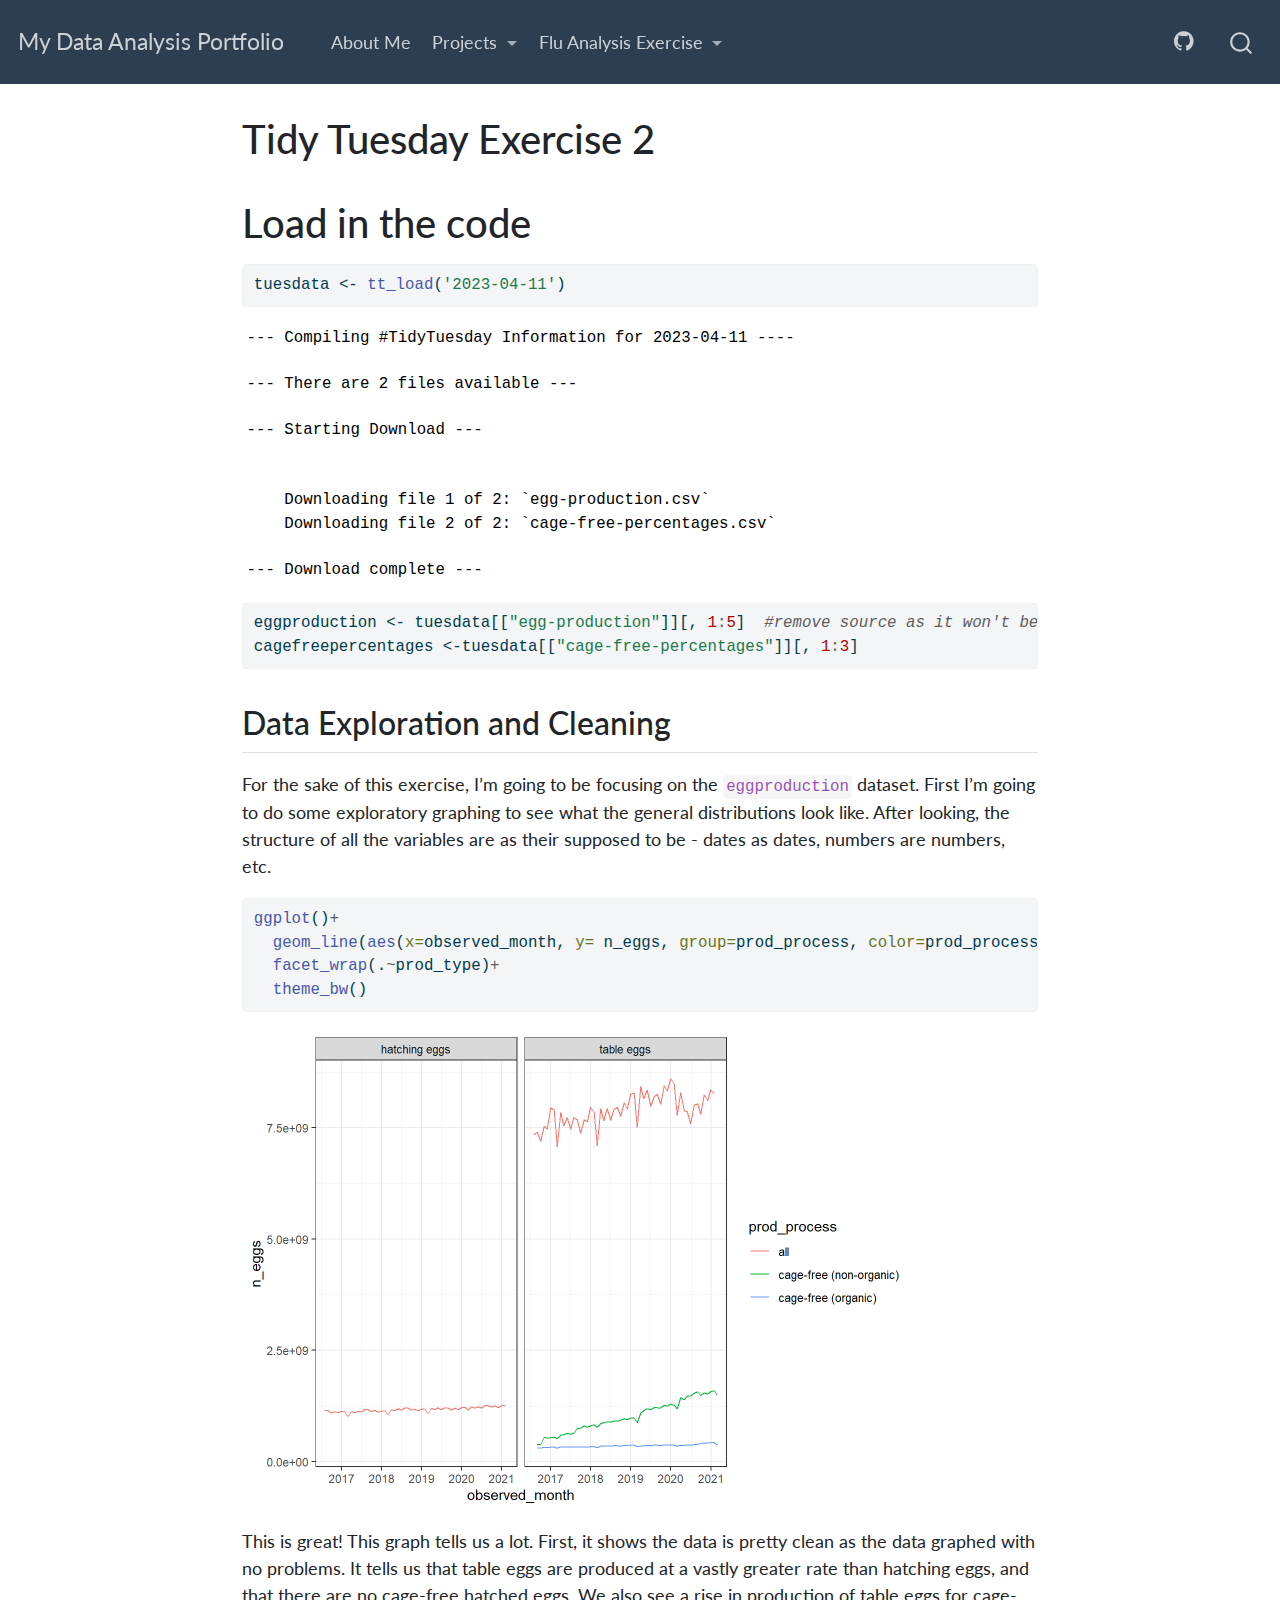
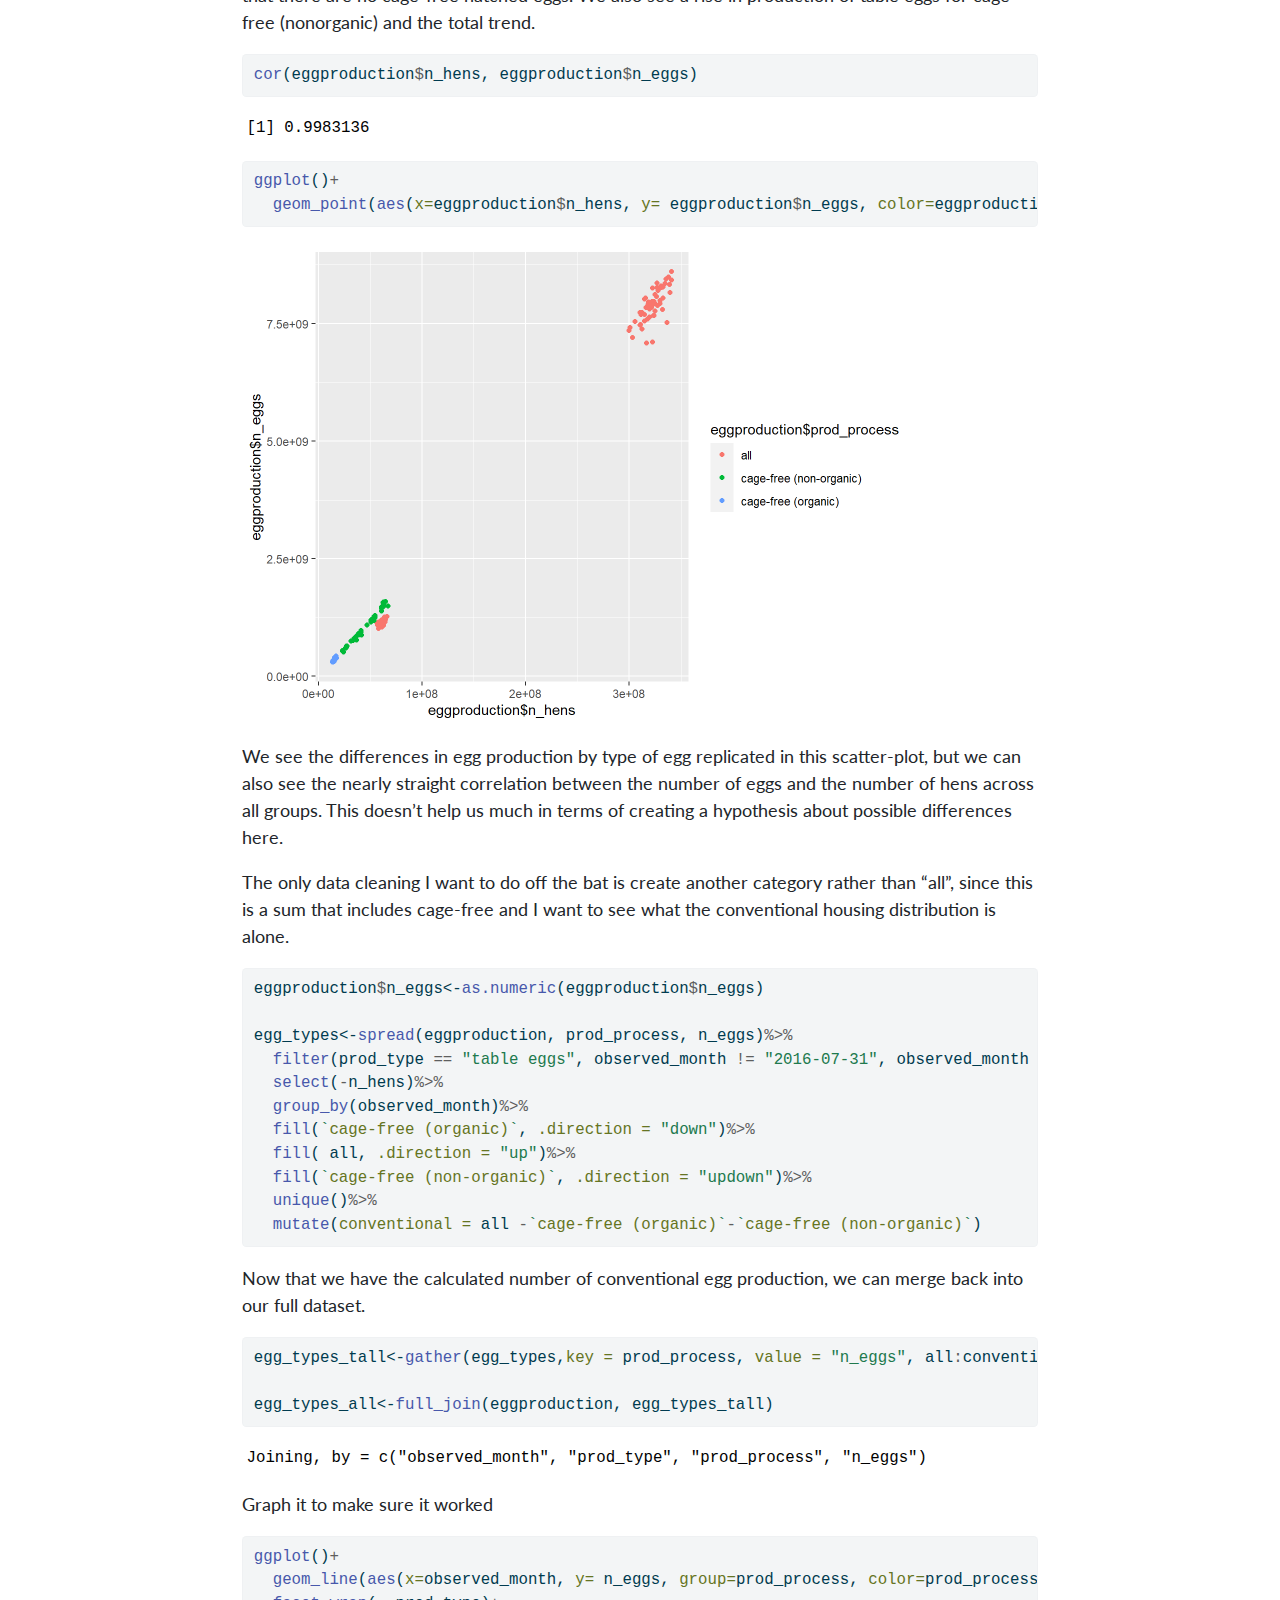
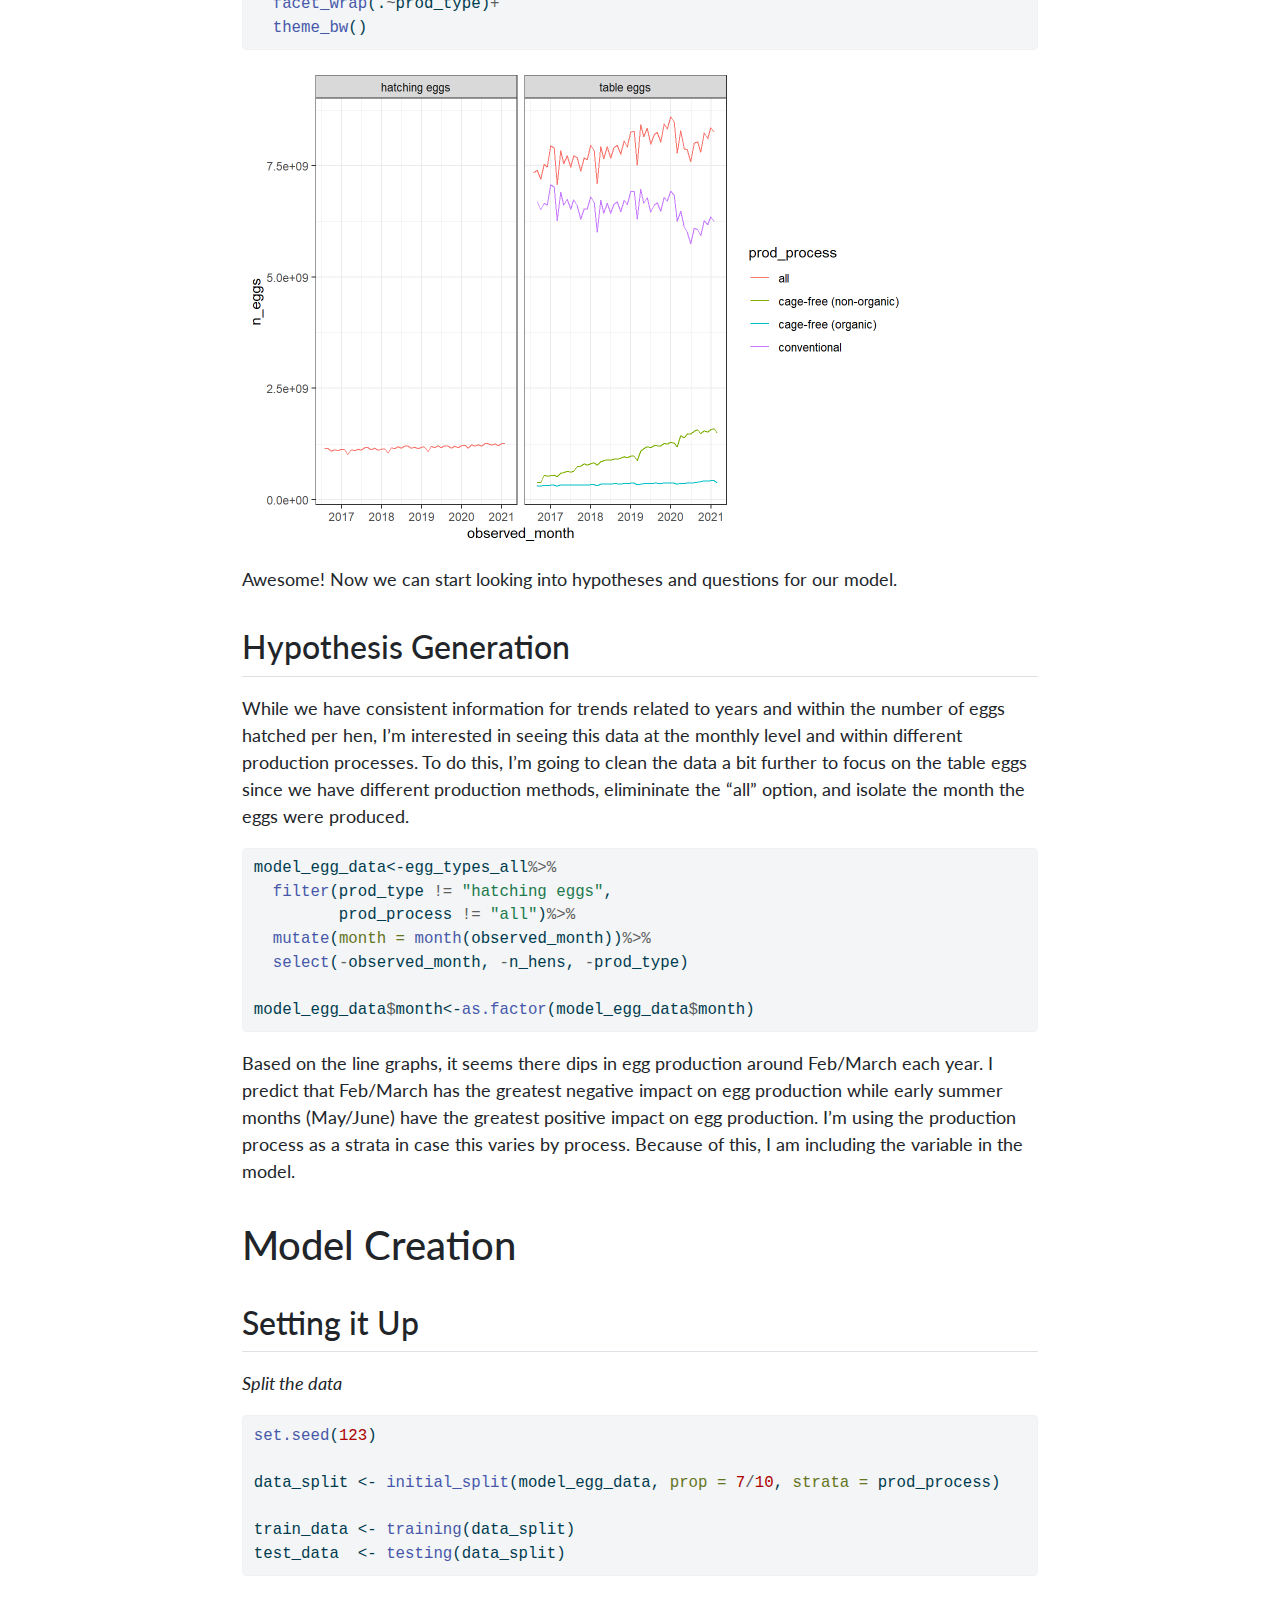
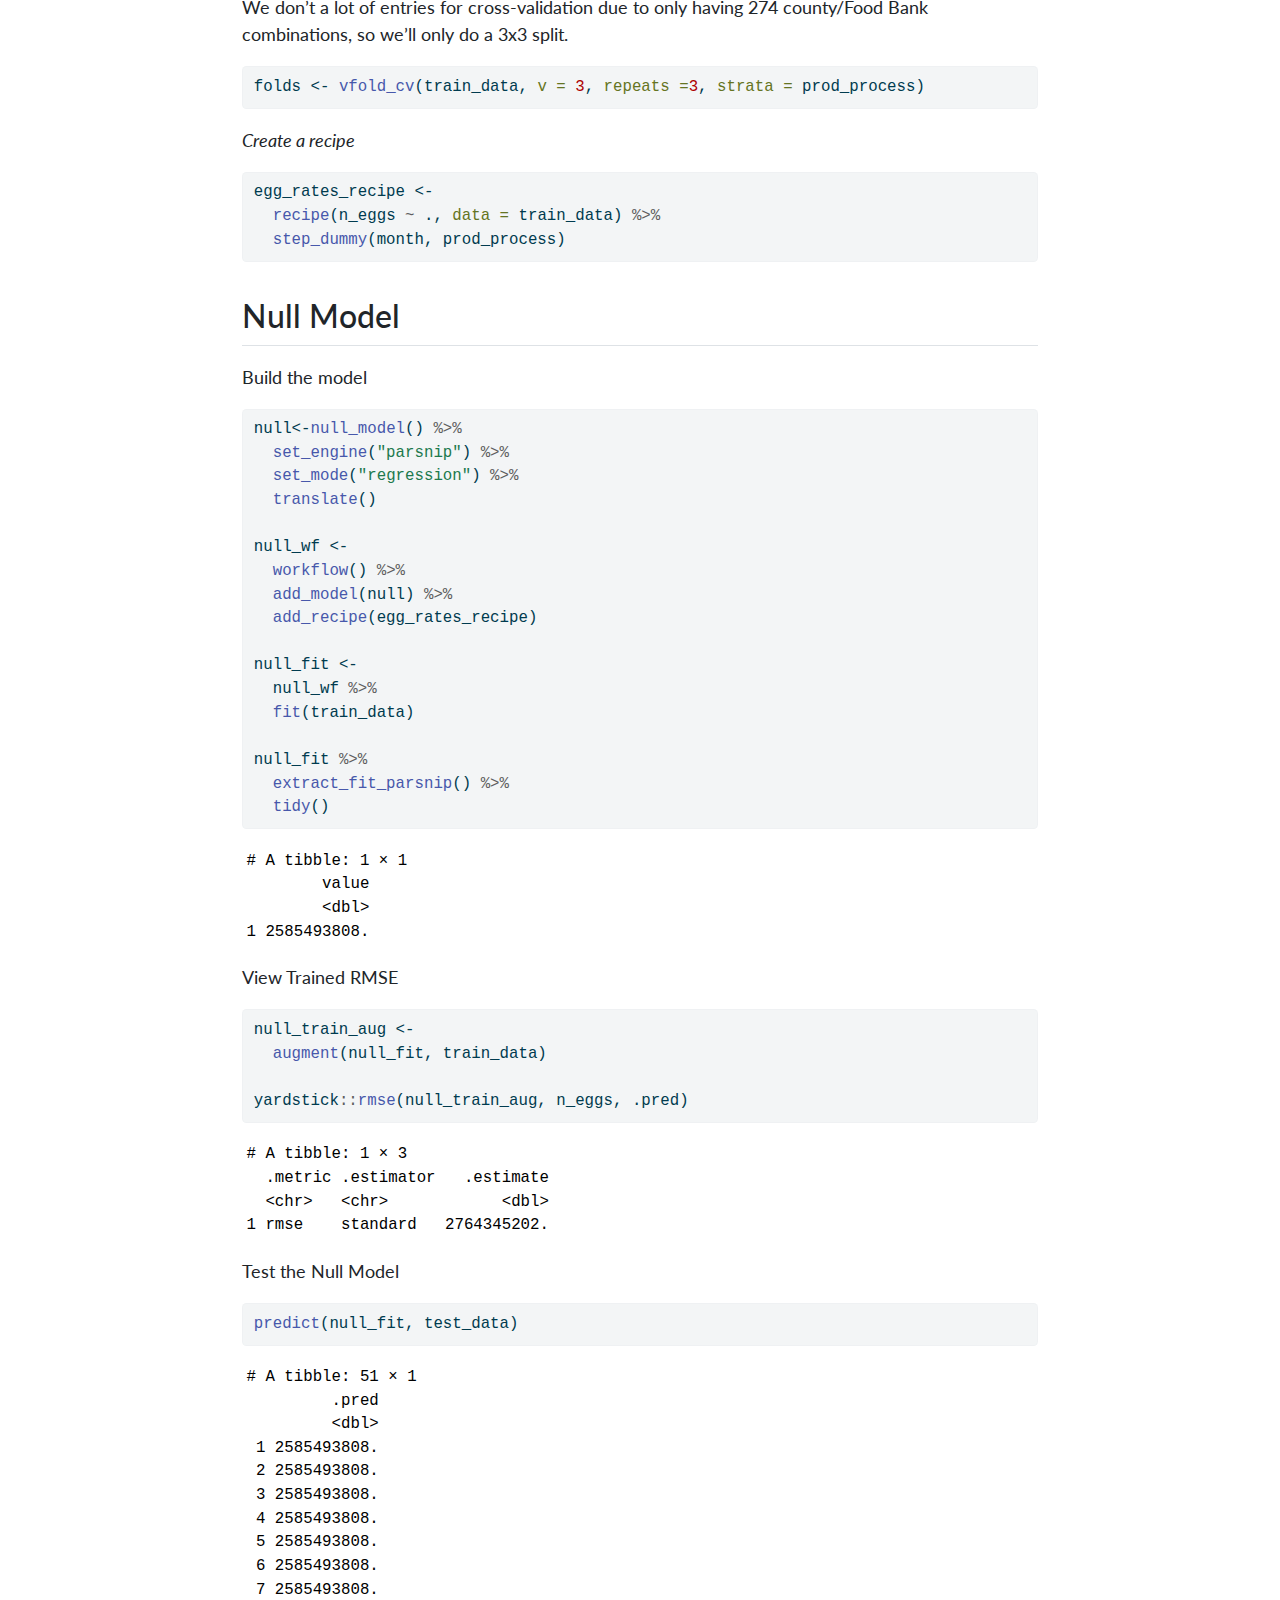
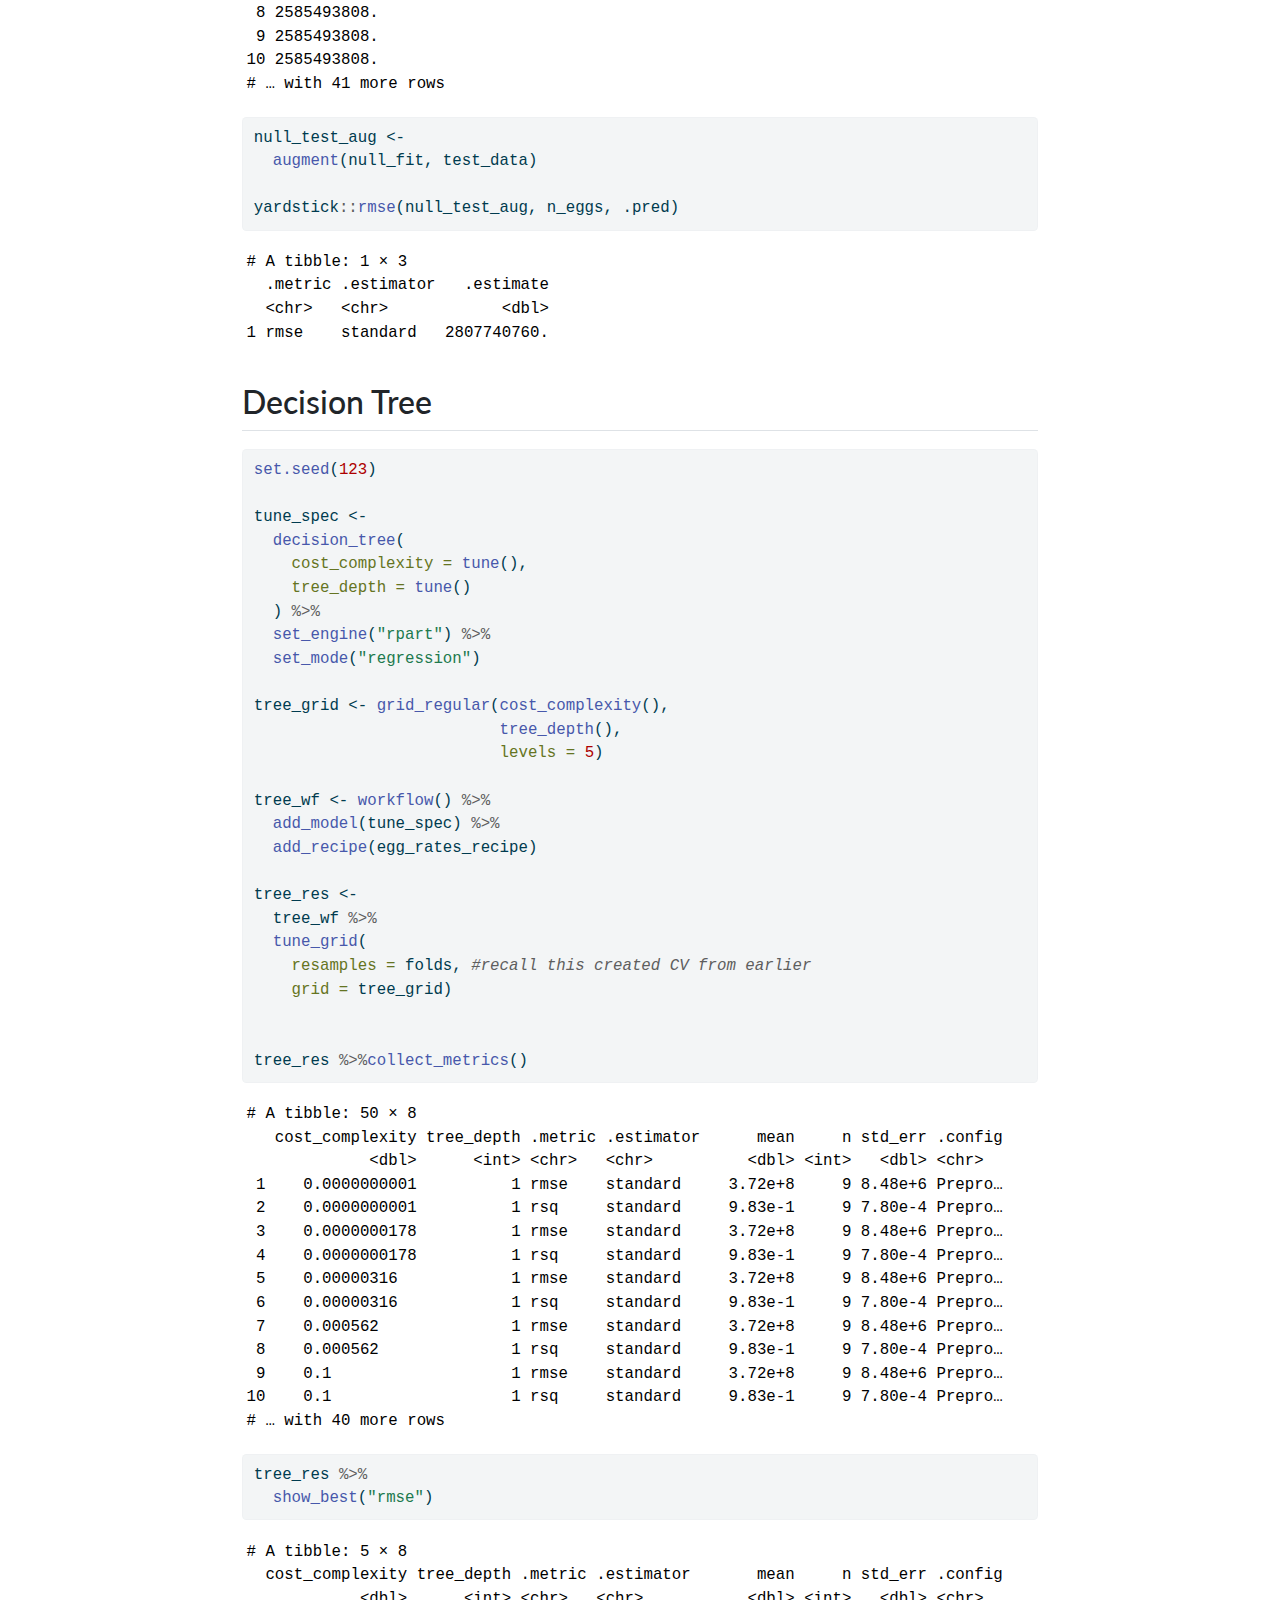
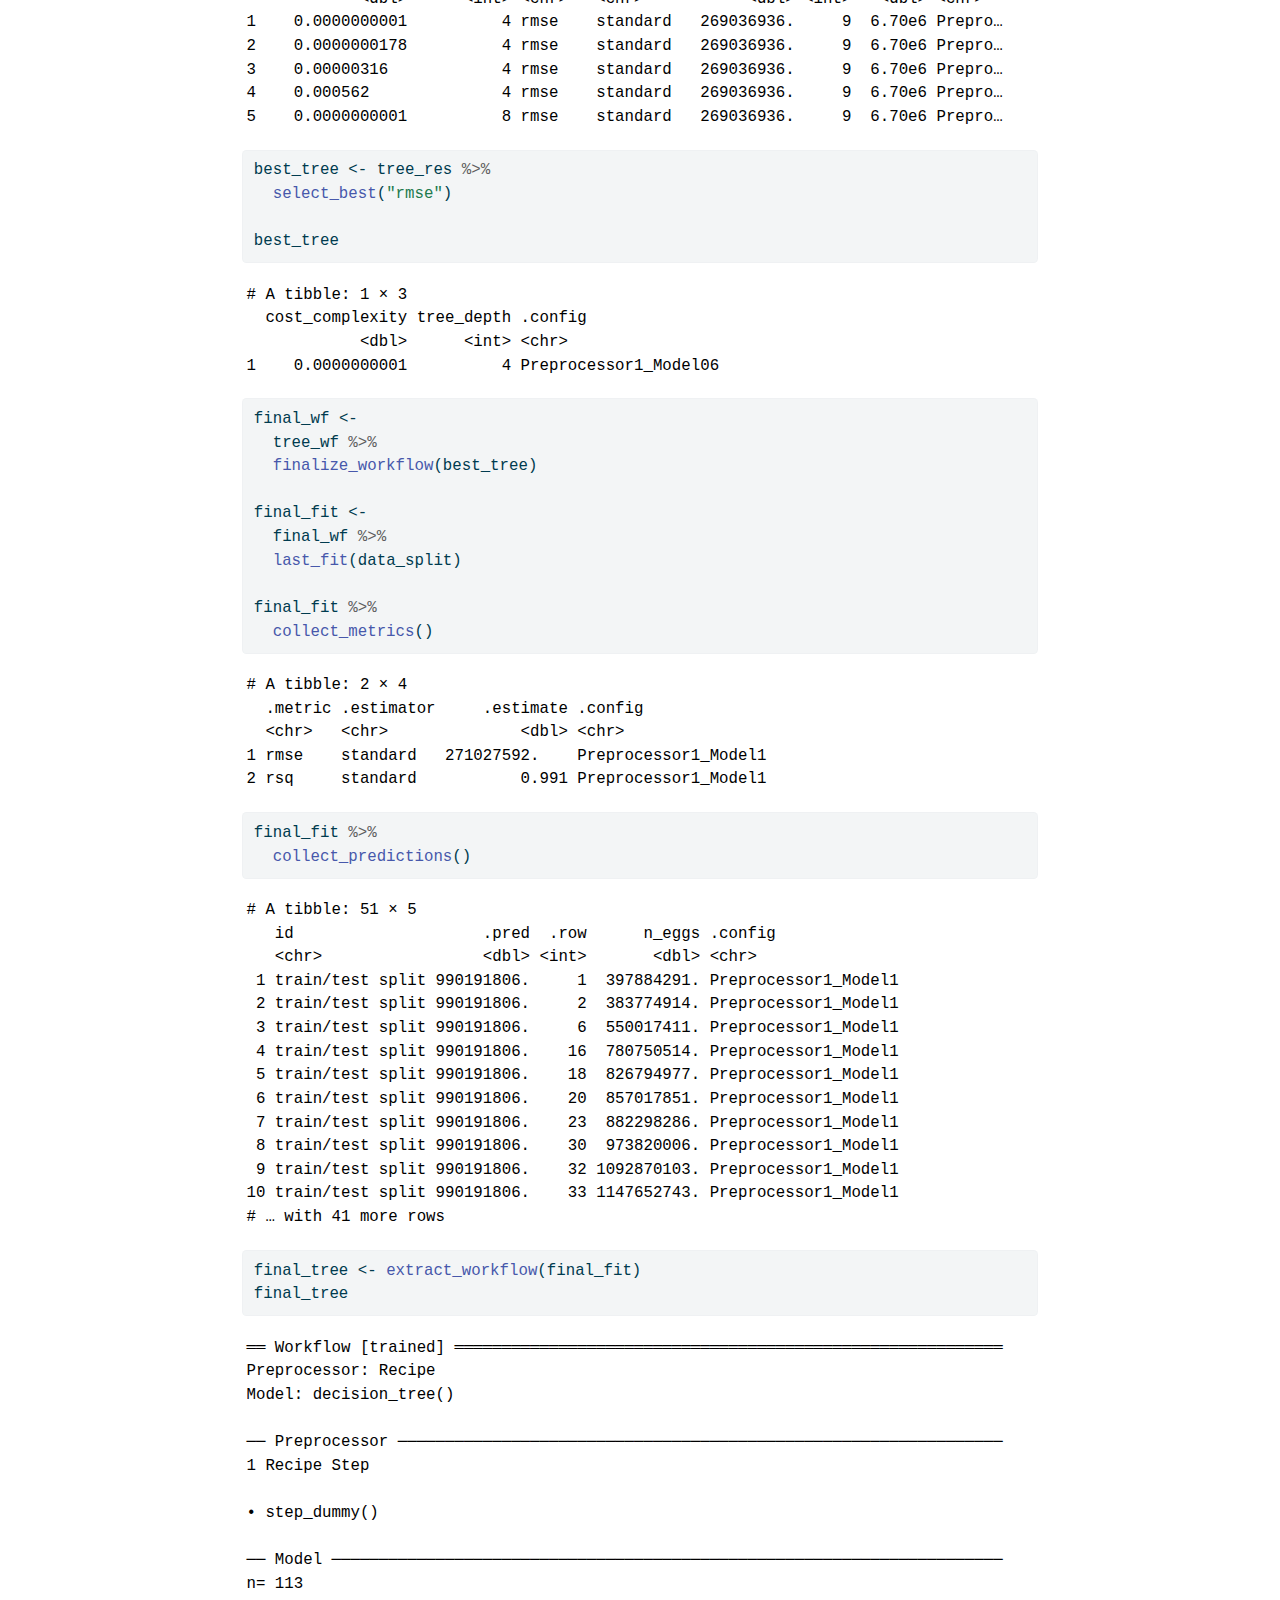
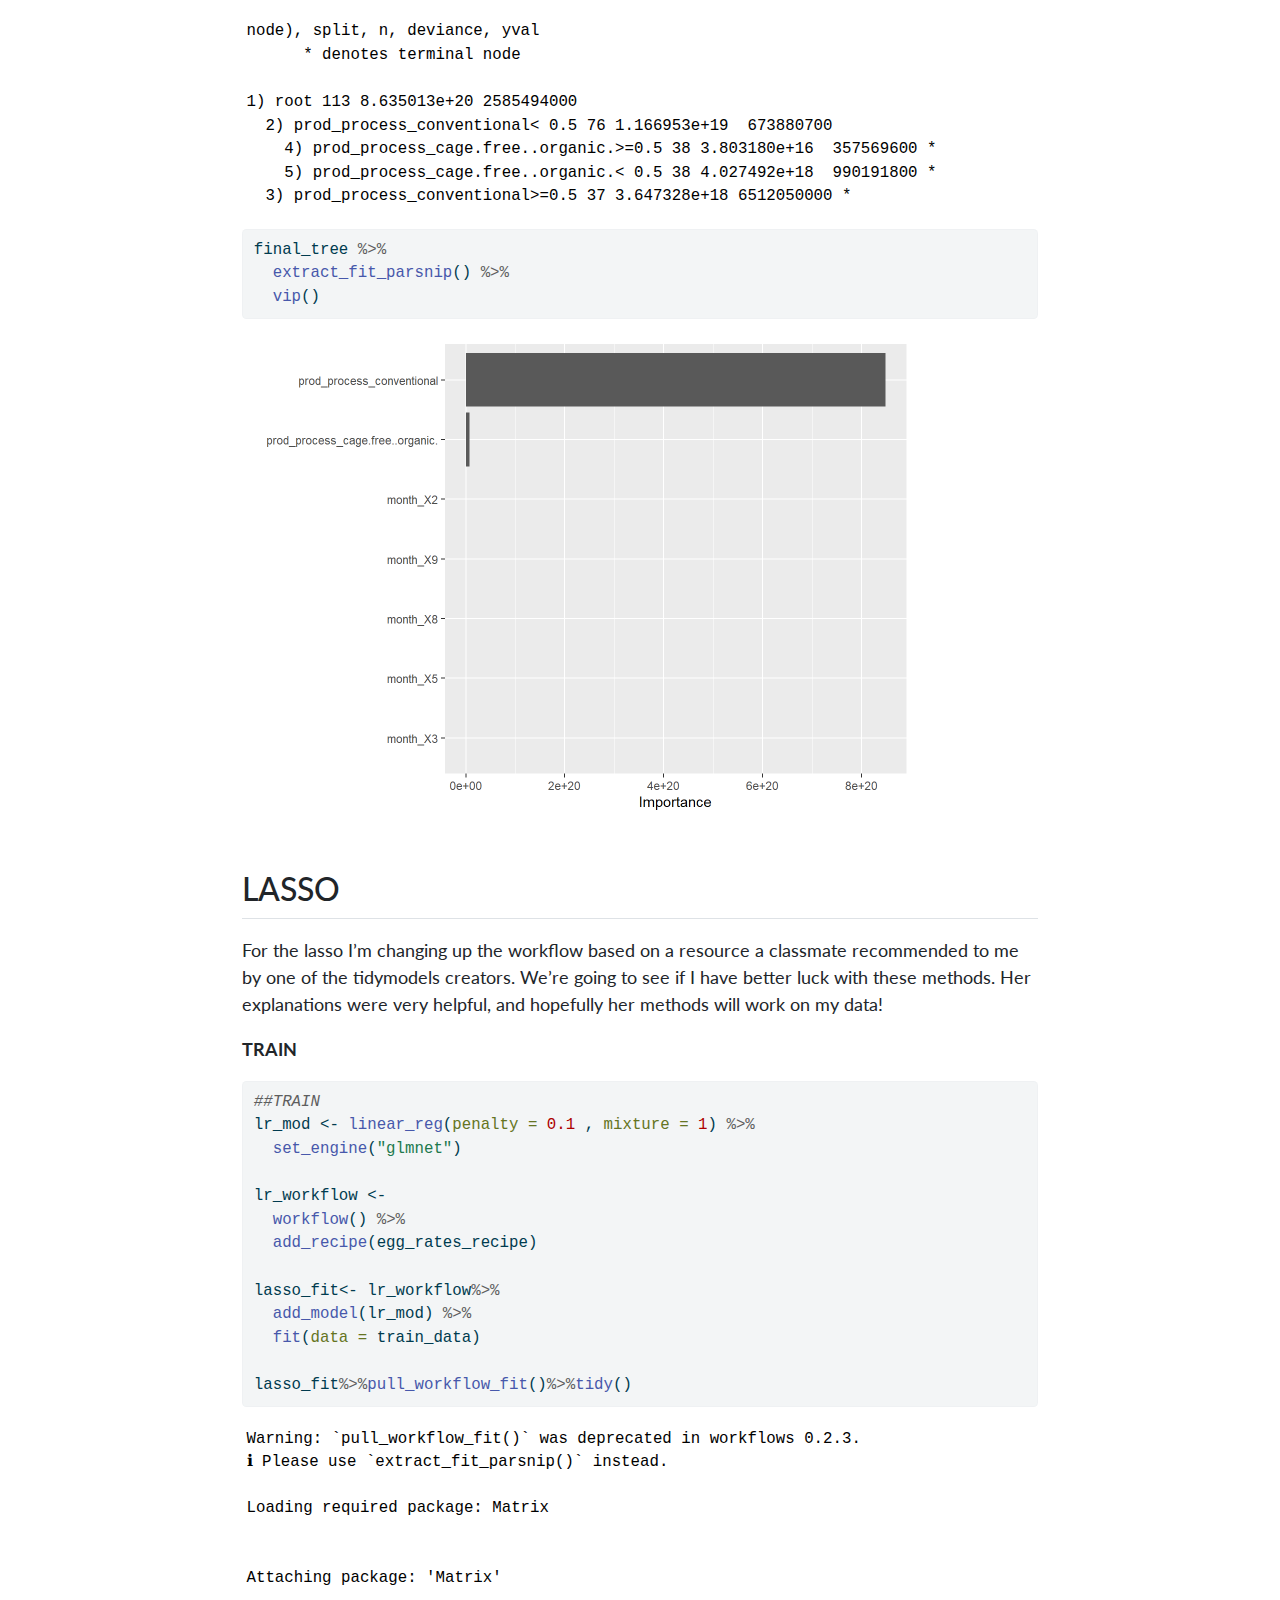
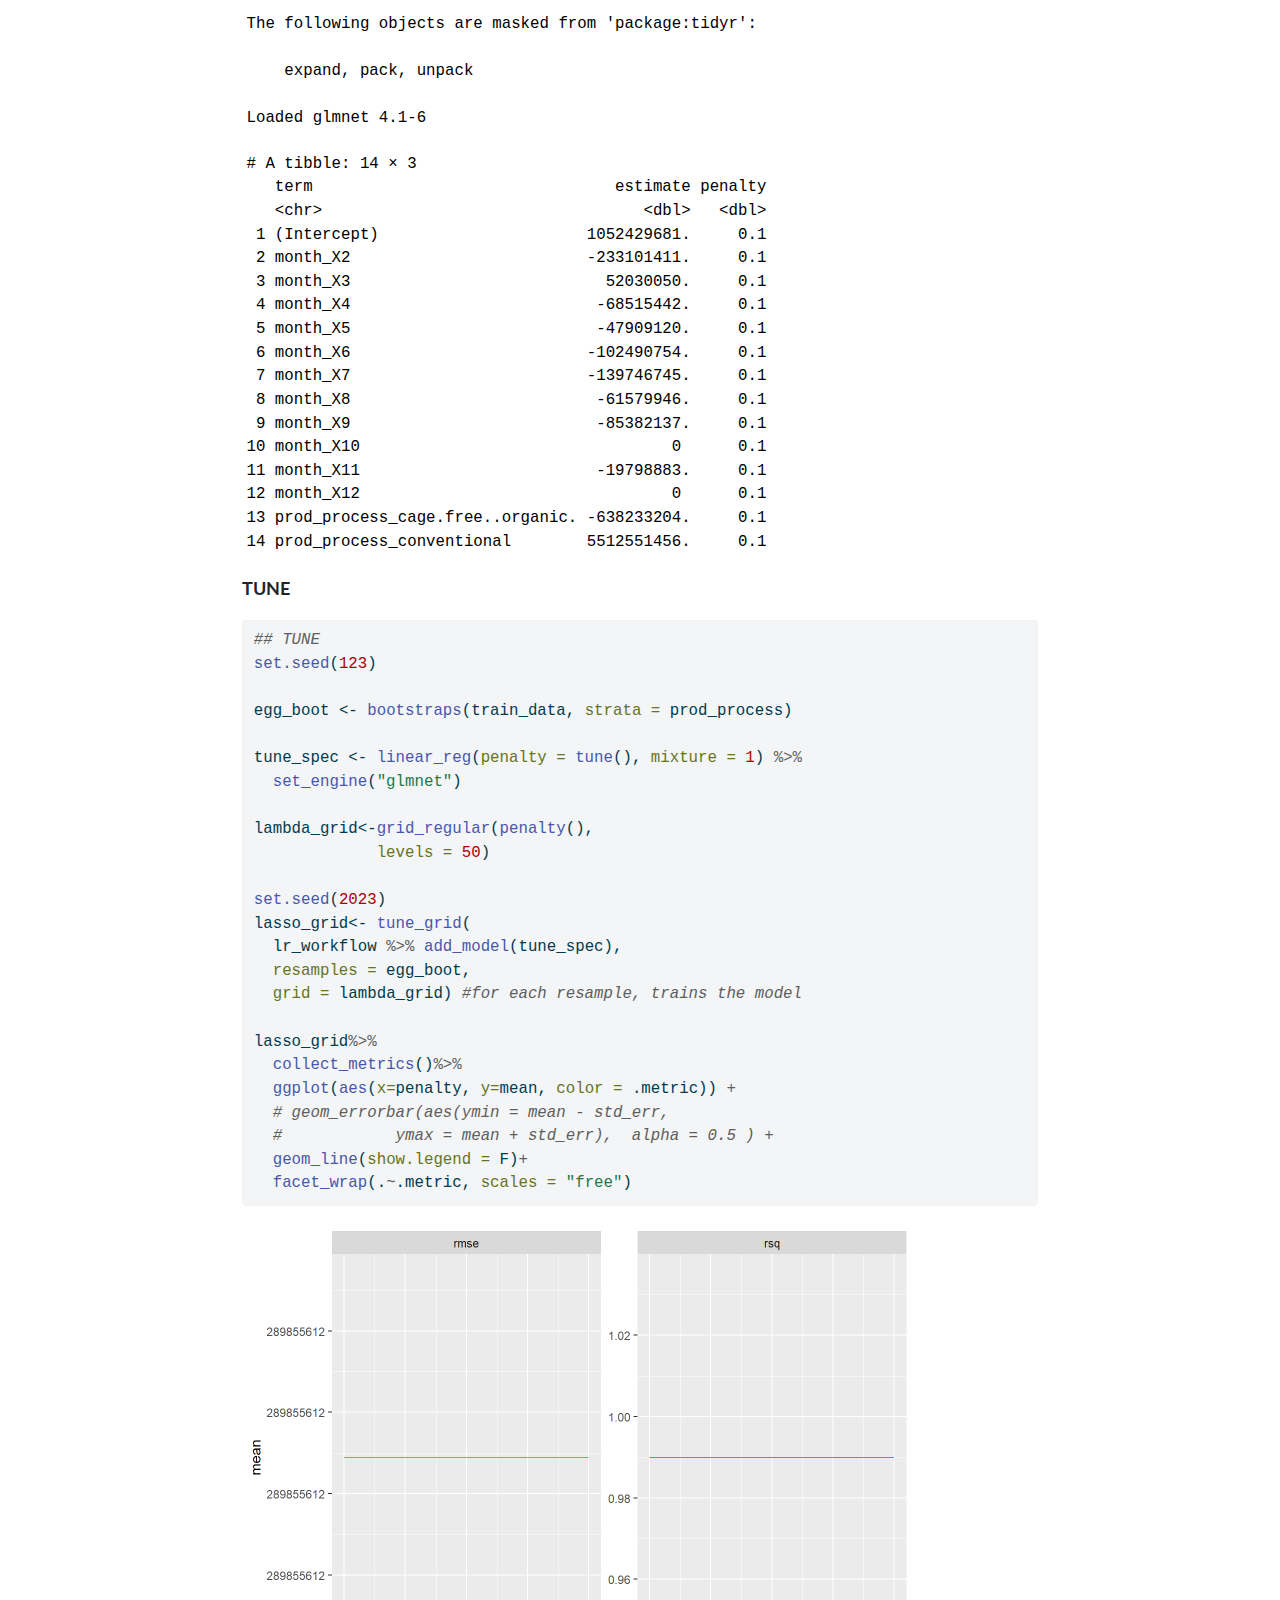
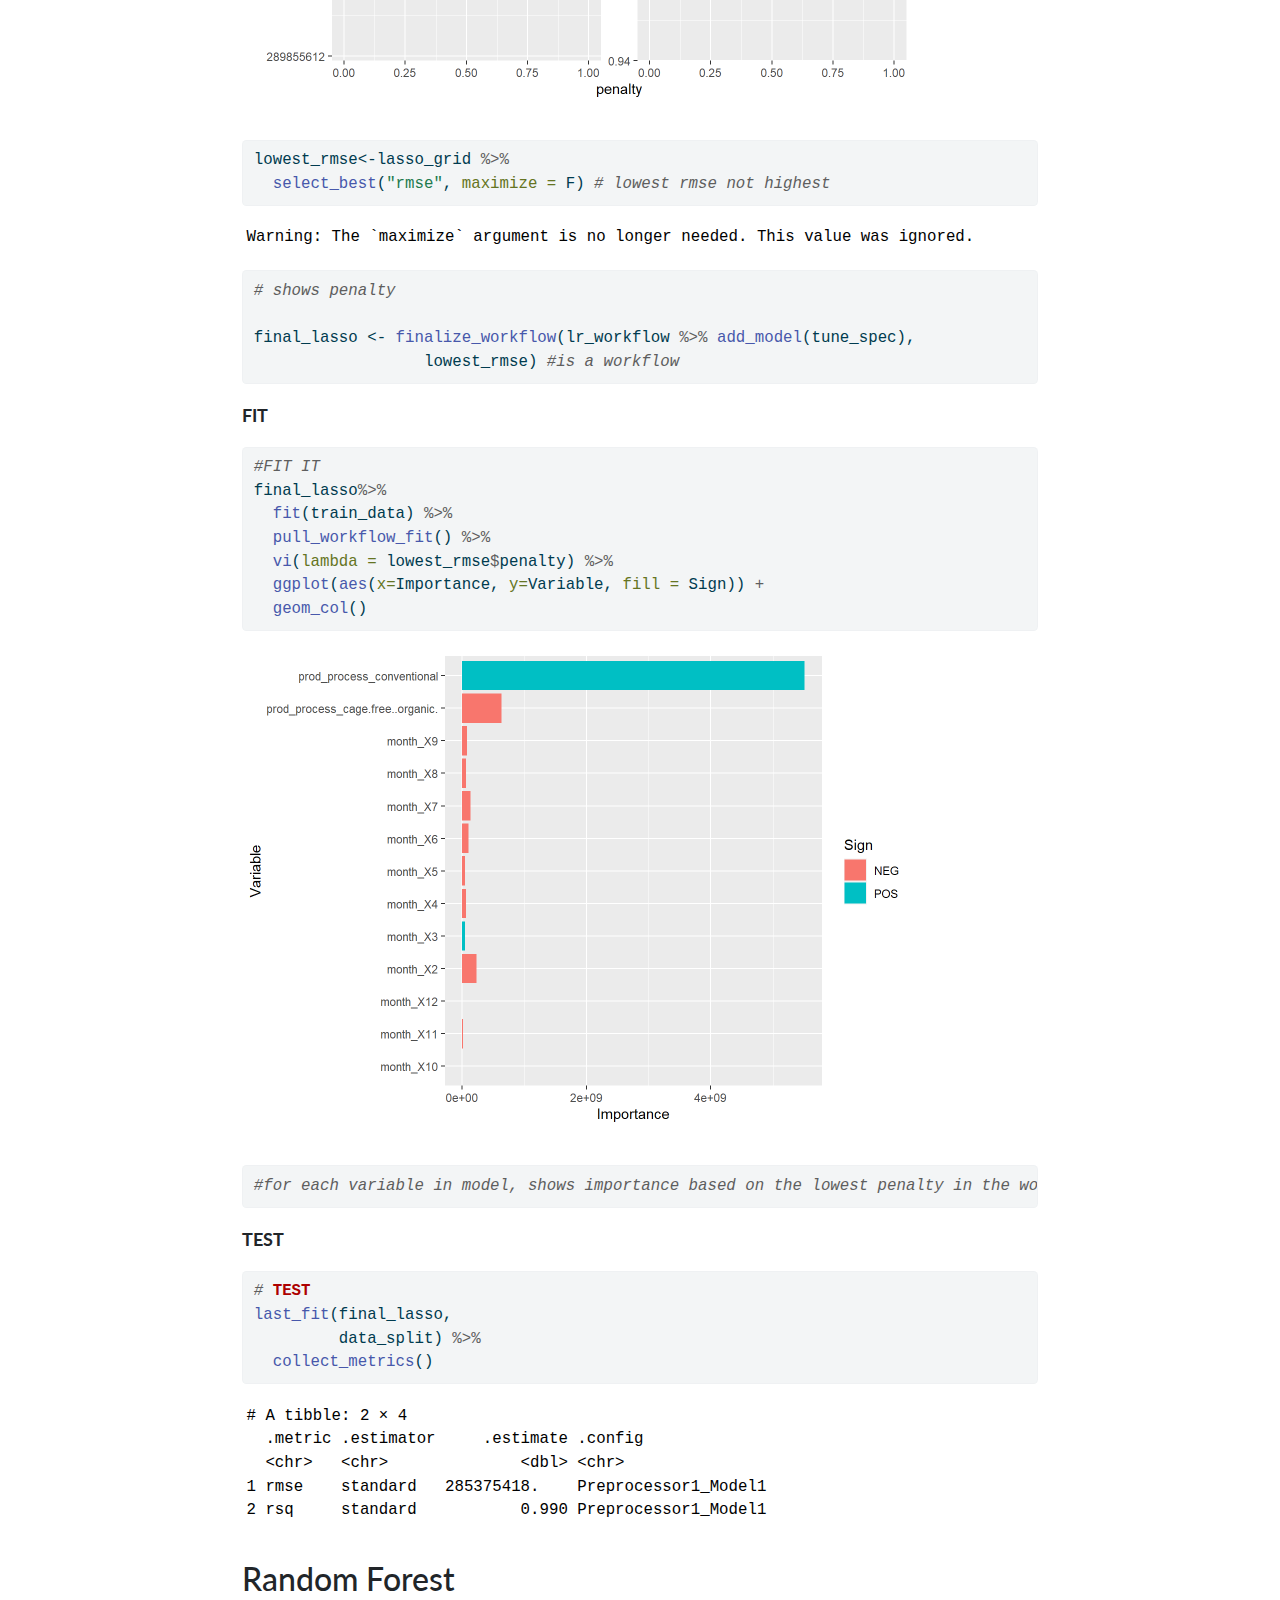
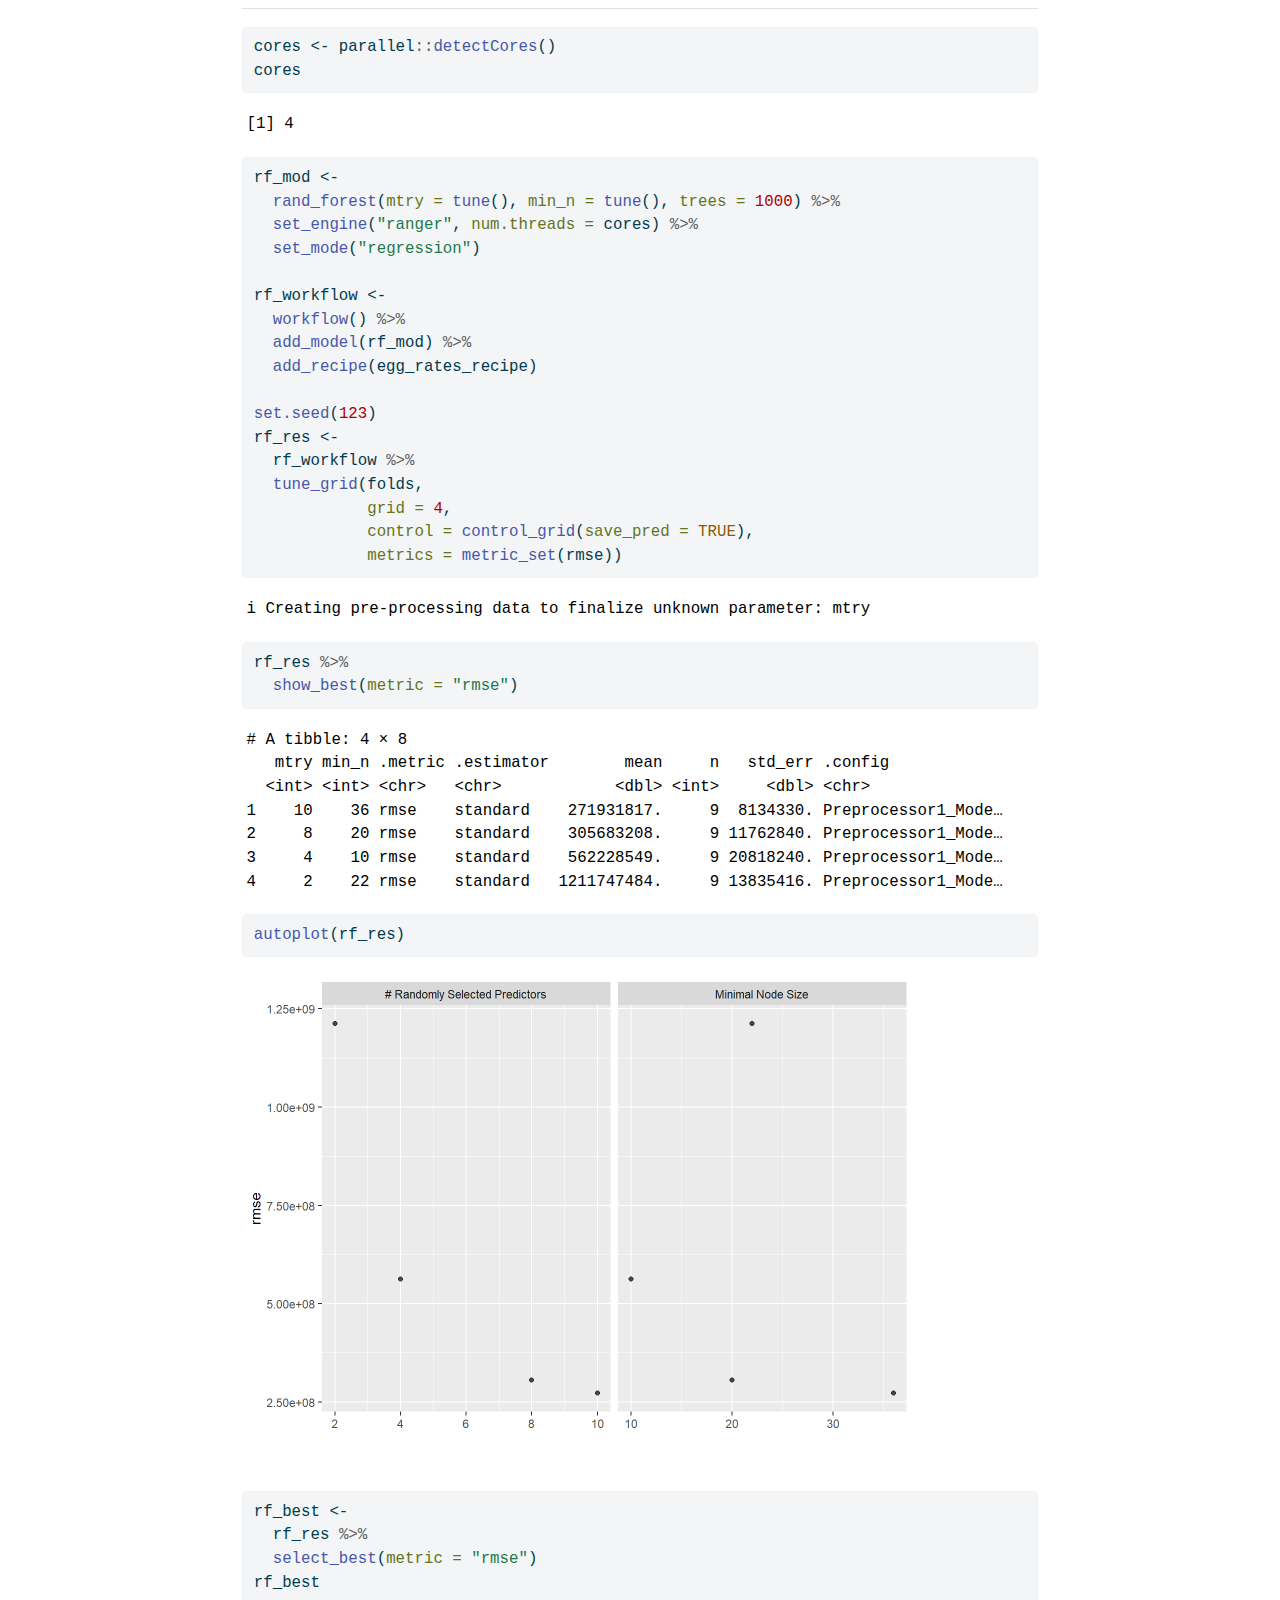
<file: docs/tidytuesday_exercise2.html>
<!DOCTYPE html>
<html xmlns="http://www.w3.org/1999/xhtml" lang="en" xml:lang="en"><head>

<meta charset="utf-8">
<meta name="generator" content="quarto-1.2.313">

<meta name="viewport" content="width=device-width, initial-scale=1.0, user-scalable=yes">


<title>My Data Analysis Portfolio - Tidy Tuesday Exercise 2</title>
<style>
code{white-space: pre-wrap;}
span.smallcaps{font-variant: small-caps;}
div.columns{display: flex; gap: min(4vw, 1.5em);}
div.column{flex: auto; overflow-x: auto;}
div.hanging-indent{margin-left: 1.5em; text-indent: -1.5em;}
ul.task-list{list-style: none;}
ul.task-list li input[type="checkbox"] {
  width: 0.8em;
  margin: 0 0.8em 0.2em -1.6em;
  vertical-align: middle;
}
pre > code.sourceCode { white-space: pre; position: relative; }
pre > code.sourceCode > span { display: inline-block; line-height: 1.25; }
pre > code.sourceCode > span:empty { height: 1.2em; }
.sourceCode { overflow: visible; }
code.sourceCode > span { color: inherit; text-decoration: inherit; }
div.sourceCode { margin: 1em 0; }
pre.sourceCode { margin: 0; }
@media screen {
div.sourceCode { overflow: auto; }
}
@media print {
pre > code.sourceCode { white-space: pre-wrap; }
pre > code.sourceCode > span { text-indent: -5em; padding-left: 5em; }
}
pre.numberSource code
  { counter-reset: source-line 0; }
pre.numberSource code > span
  { position: relative; left: -4em; counter-increment: source-line; }
pre.numberSource code > span > a:first-child::before
  { content: counter(source-line);
    position: relative; left: -1em; text-align: right; vertical-align: baseline;
    border: none; display: inline-block;
    -webkit-touch-callout: none; -webkit-user-select: none;
    -khtml-user-select: none; -moz-user-select: none;
    -ms-user-select: none; user-select: none;
    padding: 0 4px; width: 4em;
    color: #aaaaaa;
  }
pre.numberSource { margin-left: 3em; border-left: 1px solid #aaaaaa;  padding-left: 4px; }
div.sourceCode
  {   }
@media screen {
pre > code.sourceCode > span > a:first-child::before { text-decoration: underline; }
}
code span.al { color: #ff0000; font-weight: bold; } /* Alert */
code span.an { color: #60a0b0; font-weight: bold; font-style: italic; } /* Annotation */
code span.at { color: #7d9029; } /* Attribute */
code span.bn { color: #40a070; } /* BaseN */
code span.bu { color: #008000; } /* BuiltIn */
code span.cf { color: #007020; font-weight: bold; } /* ControlFlow */
code span.ch { color: #4070a0; } /* Char */
code span.cn { color: #880000; } /* Constant */
code span.co { color: #60a0b0; font-style: italic; } /* Comment */
code span.cv { color: #60a0b0; font-weight: bold; font-style: italic; } /* CommentVar */
code span.do { color: #ba2121; font-style: italic; } /* Documentation */
code span.dt { color: #902000; } /* DataType */
code span.dv { color: #40a070; } /* DecVal */
code span.er { color: #ff0000; font-weight: bold; } /* Error */
code span.ex { } /* Extension */
code span.fl { color: #40a070; } /* Float */
code span.fu { color: #06287e; } /* Function */
code span.im { color: #008000; font-weight: bold; } /* Import */
code span.in { color: #60a0b0; font-weight: bold; font-style: italic; } /* Information */
code span.kw { color: #007020; font-weight: bold; } /* Keyword */
code span.op { color: #666666; } /* Operator */
code span.ot { color: #007020; } /* Other */
code span.pp { color: #bc7a00; } /* Preprocessor */
code span.sc { color: #4070a0; } /* SpecialChar */
code span.ss { color: #bb6688; } /* SpecialString */
code span.st { color: #4070a0; } /* String */
code span.va { color: #19177c; } /* Variable */
code span.vs { color: #4070a0; } /* VerbatimString */
code span.wa { color: #60a0b0; font-weight: bold; font-style: italic; } /* Warning */
</style>


<script src="site_libs/quarto-nav/quarto-nav.js"></script>
<script src="site_libs/quarto-nav/headroom.min.js"></script>
<script src="site_libs/clipboard/clipboard.min.js"></script>
<script src="site_libs/quarto-search/autocomplete.umd.js"></script>
<script src="site_libs/quarto-search/fuse.min.js"></script>
<script src="site_libs/quarto-search/quarto-search.js"></script>
<meta name="quarto:offset" content="./">
<script src="site_libs/quarto-html/quarto.js"></script>
<script src="site_libs/quarto-html/popper.min.js"></script>
<script src="site_libs/quarto-html/tippy.umd.min.js"></script>
<script src="site_libs/quarto-html/anchor.min.js"></script>
<link href="site_libs/quarto-html/tippy.css" rel="stylesheet">
<link href="site_libs/quarto-html/quarto-syntax-highlighting.css" rel="stylesheet" id="quarto-text-highlighting-styles">
<script src="site_libs/bootstrap/bootstrap.min.js"></script>
<link href="site_libs/bootstrap/bootstrap-icons.css" rel="stylesheet">
<link href="site_libs/bootstrap/bootstrap.min.css" rel="stylesheet" id="quarto-bootstrap" data-mode="light">
<script id="quarto-search-options" type="application/json">{
  "location": "navbar",
  "copy-button": false,
  "collapse-after": 3,
  "panel-placement": "end",
  "type": "overlay",
  "limit": 20,
  "language": {
    "search-no-results-text": "No results",
    "search-matching-documents-text": "matching documents",
    "search-copy-link-title": "Copy link to search",
    "search-hide-matches-text": "Hide additional matches",
    "search-more-match-text": "more match in this document",
    "search-more-matches-text": "more matches in this document",
    "search-clear-button-title": "Clear",
    "search-detached-cancel-button-title": "Cancel",
    "search-submit-button-title": "Submit"
  }
}</script>


<link rel="stylesheet" href="styles.css">
</head>

<body class="nav-fixed fullcontent">

<div id="quarto-search-results"></div>
  <header id="quarto-header" class="headroom fixed-top">
    <nav class="navbar navbar-expand-lg navbar-dark ">
      <div class="navbar-container container-fluid">
      <div class="navbar-brand-container">
    <a class="navbar-brand" href="./index.html">
    <span class="navbar-title">My Data Analysis Portfolio</span>
    </a>
  </div>
          <button class="navbar-toggler" type="button" data-bs-toggle="collapse" data-bs-target="#navbarCollapse" aria-controls="navbarCollapse" aria-expanded="false" aria-label="Toggle navigation" onclick="if (window.quartoToggleHeadroom) { window.quartoToggleHeadroom(); }">
  <span class="navbar-toggler-icon"></span>
</button>
          <div class="collapse navbar-collapse" id="navbarCollapse">
            <ul class="navbar-nav navbar-nav-scroll me-auto">
  <li class="nav-item">
    <a class="nav-link" href="././aboutme.html">
 <span class="menu-text">About Me</span></a>
  </li>  
  <li class="nav-item dropdown ">
    <a class="nav-link dropdown-toggle" href="#" id="nav-menu-projects" role="button" data-bs-toggle="dropdown" aria-expanded="false">
 <span class="menu-text">Projects</span>
    </a>
    <ul class="dropdown-menu" aria-labelledby="nav-menu-projects">    
        <li>
    <a class="dropdown-item" href="././coding_exercise.html">
 <span class="dropdown-text">R Coding Exercise</span></a>
  </li>  
        <li>
    <a class="dropdown-item" href="././dataanalysis-exercise.html">
 <span class="dropdown-text">Data Analysis Exercise</span></a>
  </li>  
        <li>
    <a class="dropdown-item" href="././visualization_exercise.html">
 <span class="dropdown-text">Visualization Exercise</span></a>
  </li>  
        <li>
    <a class="dropdown-item" href="././tidytuesday_exercise.html">
 <span class="dropdown-text">Tidy Tuesday Exercise</span></a>
  </li>  
        <li>
    <a class="dropdown-item" href="././tidytuesday_exercise2.html">
 <span class="dropdown-text">Tidy Tuesday Exercise 2</span></a>
  </li>  
    </ul>
  </li>
  <li class="nav-item dropdown ">
    <a class="nav-link dropdown-toggle" href="#" id="nav-menu-flu-analysis-exercise" role="button" data-bs-toggle="dropdown" aria-expanded="false">
 <span class="menu-text">Flu Analysis Exercise</span>
    </a>
    <ul class="dropdown-menu" aria-labelledby="nav-menu-flu-analysis-exercise">    
        <li>
    <a class="dropdown-item" href="././fluanalysis/code/wrangling.html">
 <span class="dropdown-text">Wrangling</span></a>
  </li>  
        <li>
    <a class="dropdown-item" href="././fluanalysis/code/exploration.html">
 <span class="dropdown-text">Exploration</span></a>
  </li>  
        <li>
    <a class="dropdown-item" href="././fluanalysis/code/fitting.html">
 <span class="dropdown-text">Fitting</span></a>
  </li>  
        <li>
    <a class="dropdown-item" href="././fluanalysis/code/modeleval.html">
 <span class="dropdown-text">Model Evaluation</span></a>
  </li>  
        <li>
    <a class="dropdown-item" href="././fluanalysis/code/machinelearning.html">
 <span class="dropdown-text">Machine Learning</span></a>
  </li>  
    </ul>
  </li>
</ul>
            <ul class="navbar-nav navbar-nav-scroll ms-auto">
  <li class="nav-item compact">
    <a class="nav-link" href="https://github.com/ajklinker/abbieklinker-MADA-portfolio"><i class="bi bi-github" role="img">
</i> 
 <span class="menu-text"></span></a>
  </li>  
</ul>
              <div id="quarto-search" class="" title="Search"></div>
          </div> <!-- /navcollapse -->
      </div> <!-- /container-fluid -->
    </nav>
</header>
<!-- content -->
<div id="quarto-content" class="quarto-container page-columns page-rows-contents page-layout-article page-navbar">
<!-- sidebar -->
<!-- margin-sidebar -->
    
<!-- main -->
<main class="content" id="quarto-document-content">

<header id="title-block-header" class="quarto-title-block default">
<div class="quarto-title">
<h1 class="title">Tidy Tuesday Exercise 2</h1>
</div>



<div class="quarto-title-meta">

    
  
    
  </div>
  

</header>

<section id="load-in-the-code" class="level1">
<h1>Load in the code</h1>
<div class="cell">
<div class="sourceCode cell-code" id="cb1"><pre class="sourceCode r code-with-copy"><code class="sourceCode r"><span id="cb1-1"><a href="#cb1-1" aria-hidden="true" tabindex="-1"></a>tuesdata <span class="ot">&lt;-</span> <span class="fu">tt_load</span>(<span class="st">'2023-04-11'</span>)</span></code><button title="Copy to Clipboard" class="code-copy-button"><i class="bi"></i></button></pre></div>
<div class="cell-output cell-output-stderr">
<pre><code>--- Compiling #TidyTuesday Information for 2023-04-11 ----</code></pre>
</div>
<div class="cell-output cell-output-stderr">
<pre><code>--- There are 2 files available ---</code></pre>
</div>
<div class="cell-output cell-output-stderr">
<pre><code>--- Starting Download ---</code></pre>
</div>
<div class="cell-output cell-output-stdout">
<pre><code>
    Downloading file 1 of 2: `egg-production.csv`
    Downloading file 2 of 2: `cage-free-percentages.csv`</code></pre>
</div>
<div class="cell-output cell-output-stderr">
<pre><code>--- Download complete ---</code></pre>
</div>
<div class="sourceCode cell-code" id="cb7"><pre class="sourceCode r code-with-copy"><code class="sourceCode r"><span id="cb7-1"><a href="#cb7-1" aria-hidden="true" tabindex="-1"></a>eggproduction <span class="ot">&lt;-</span> tuesdata[[<span class="st">"egg-production"</span>]][, <span class="dv">1</span><span class="sc">:</span><span class="dv">5</span>]  <span class="co">#remove source as it won't be helpful to us</span></span>
<span id="cb7-2"><a href="#cb7-2" aria-hidden="true" tabindex="-1"></a>cagefreepercentages <span class="ot">&lt;-</span>tuesdata[[<span class="st">"cage-free-percentages"</span>]][, <span class="dv">1</span><span class="sc">:</span><span class="dv">3</span>]</span></code><button title="Copy to Clipboard" class="code-copy-button"><i class="bi"></i></button></pre></div>
</div>
<section id="data-exploration-and-cleaning" class="level2">
<h2 class="anchored" data-anchor-id="data-exploration-and-cleaning">Data Exploration and Cleaning</h2>
<p>For the sake of this exercise, I’m going to be focusing on the <code>eggproduction</code> dataset. First I’m going to do some exploratory graphing to see what the general distributions look like. After looking, the structure of all the variables are as their supposed to be - dates as dates, numbers are numbers, etc.</p>
<div class="cell">
<div class="sourceCode cell-code" id="cb8"><pre class="sourceCode r code-with-copy"><code class="sourceCode r"><span id="cb8-1"><a href="#cb8-1" aria-hidden="true" tabindex="-1"></a><span class="fu">ggplot</span>()<span class="sc">+</span></span>
<span id="cb8-2"><a href="#cb8-2" aria-hidden="true" tabindex="-1"></a>  <span class="fu">geom_line</span>(<span class="fu">aes</span>(<span class="at">x=</span>observed_month, <span class="at">y=</span> n_eggs, <span class="at">group=</span>prod_process, <span class="at">color=</span>prod_process), <span class="at">data=</span>eggproduction)<span class="sc">+</span></span>
<span id="cb8-3"><a href="#cb8-3" aria-hidden="true" tabindex="-1"></a>  <span class="fu">facet_wrap</span>(.<span class="sc">~</span>prod_type)<span class="sc">+</span></span>
<span id="cb8-4"><a href="#cb8-4" aria-hidden="true" tabindex="-1"></a>  <span class="fu">theme_bw</span>()</span></code><button title="Copy to Clipboard" class="code-copy-button"><i class="bi"></i></button></pre></div>
<div class="cell-output-display">
<p><img src="tidytuesday_exercise2_files/figure-html/unnamed-chunk-3-1.png" class="img-fluid" width="672"></p>
</div>
</div>
<p>This is great! This graph tells us a lot. First, it shows the data is pretty clean as the data graphed with no problems. It tells us that table eggs are produced at a vastly greater rate than hatching eggs, and that there are no cage-free hatched eggs. We also see a rise in production of table eggs for cage-free (nonorganic) and the total trend.</p>
<div class="cell">
<div class="sourceCode cell-code" id="cb9"><pre class="sourceCode r code-with-copy"><code class="sourceCode r"><span id="cb9-1"><a href="#cb9-1" aria-hidden="true" tabindex="-1"></a><span class="fu">cor</span>(eggproduction<span class="sc">$</span>n_hens, eggproduction<span class="sc">$</span>n_eggs)</span></code><button title="Copy to Clipboard" class="code-copy-button"><i class="bi"></i></button></pre></div>
<div class="cell-output cell-output-stdout">
<pre><code>[1] 0.9983136</code></pre>
</div>
<div class="sourceCode cell-code" id="cb11"><pre class="sourceCode r code-with-copy"><code class="sourceCode r"><span id="cb11-1"><a href="#cb11-1" aria-hidden="true" tabindex="-1"></a><span class="fu">ggplot</span>()<span class="sc">+</span></span>
<span id="cb11-2"><a href="#cb11-2" aria-hidden="true" tabindex="-1"></a>  <span class="fu">geom_point</span>(<span class="fu">aes</span>(<span class="at">x=</span>eggproduction<span class="sc">$</span>n_hens, <span class="at">y=</span> eggproduction<span class="sc">$</span>n_eggs, <span class="at">color=</span>eggproduction<span class="sc">$</span>prod_process))</span></code><button title="Copy to Clipboard" class="code-copy-button"><i class="bi"></i></button></pre></div>
<div class="cell-output-display">
<p><img src="tidytuesday_exercise2_files/figure-html/unnamed-chunk-4-1.png" class="img-fluid" width="672"></p>
</div>
</div>
<p>We see the differences in egg production by type of egg replicated in this scatter-plot, but we can also see the nearly straight correlation between the number of eggs and the number of hens across all groups. This doesn’t help us much in terms of creating a hypothesis about possible differences here.</p>
<p>The only data cleaning I want to do off the bat is create another category rather than “all”, since this is a sum that includes cage-free and I want to see what the conventional housing distribution is alone.</p>
<div class="cell">
<div class="sourceCode cell-code" id="cb12"><pre class="sourceCode r code-with-copy"><code class="sourceCode r"><span id="cb12-1"><a href="#cb12-1" aria-hidden="true" tabindex="-1"></a>eggproduction<span class="sc">$</span>n_eggs<span class="ot">&lt;-</span><span class="fu">as.numeric</span>(eggproduction<span class="sc">$</span>n_eggs)</span>
<span id="cb12-2"><a href="#cb12-2" aria-hidden="true" tabindex="-1"></a></span>
<span id="cb12-3"><a href="#cb12-3" aria-hidden="true" tabindex="-1"></a>egg_types<span class="ot">&lt;-</span><span class="fu">spread</span>(eggproduction, prod_process, n_eggs)<span class="sc">%&gt;%</span></span>
<span id="cb12-4"><a href="#cb12-4" aria-hidden="true" tabindex="-1"></a>  <span class="fu">filter</span>(prod_type <span class="sc">==</span> <span class="st">"table eggs"</span>, observed_month <span class="sc">!=</span> <span class="st">"2016-07-31"</span>, observed_month <span class="sc">!=</span> <span class="st">"2021-02-28"</span>)<span class="sc">%&gt;%</span></span>
<span id="cb12-5"><a href="#cb12-5" aria-hidden="true" tabindex="-1"></a>  <span class="fu">select</span>(<span class="sc">-</span>n_hens)<span class="sc">%&gt;%</span></span>
<span id="cb12-6"><a href="#cb12-6" aria-hidden="true" tabindex="-1"></a>  <span class="fu">group_by</span>(observed_month)<span class="sc">%&gt;%</span></span>
<span id="cb12-7"><a href="#cb12-7" aria-hidden="true" tabindex="-1"></a>  <span class="fu">fill</span>(<span class="st">`</span><span class="at">cage-free (organic)</span><span class="st">`</span>, <span class="at">.direction =</span> <span class="st">"down"</span>)<span class="sc">%&gt;%</span></span>
<span id="cb12-8"><a href="#cb12-8" aria-hidden="true" tabindex="-1"></a>  <span class="fu">fill</span>( all, <span class="at">.direction =</span> <span class="st">"up"</span>)<span class="sc">%&gt;%</span></span>
<span id="cb12-9"><a href="#cb12-9" aria-hidden="true" tabindex="-1"></a>  <span class="fu">fill</span>(<span class="st">`</span><span class="at">cage-free (non-organic)</span><span class="st">`</span>, <span class="at">.direction =</span> <span class="st">"updown"</span>)<span class="sc">%&gt;%</span></span>
<span id="cb12-10"><a href="#cb12-10" aria-hidden="true" tabindex="-1"></a>  <span class="fu">unique</span>()<span class="sc">%&gt;%</span></span>
<span id="cb12-11"><a href="#cb12-11" aria-hidden="true" tabindex="-1"></a>  <span class="fu">mutate</span>(<span class="at">conventional =</span> all <span class="sc">-</span><span class="st">`</span><span class="at">cage-free (organic)</span><span class="st">`</span><span class="sc">-</span><span class="st">`</span><span class="at">cage-free (non-organic)</span><span class="st">`</span>)</span></code><button title="Copy to Clipboard" class="code-copy-button"><i class="bi"></i></button></pre></div>
</div>
<p>Now that we have the calculated number of conventional egg production, we can merge back into our full dataset.</p>
<div class="cell">
<div class="sourceCode cell-code" id="cb13"><pre class="sourceCode r code-with-copy"><code class="sourceCode r"><span id="cb13-1"><a href="#cb13-1" aria-hidden="true" tabindex="-1"></a>egg_types_tall<span class="ot">&lt;-</span><span class="fu">gather</span>(egg_types,<span class="at">key =</span> prod_process, <span class="at">value =</span> <span class="st">"n_eggs"</span>, all<span class="sc">:</span>conventional)</span>
<span id="cb13-2"><a href="#cb13-2" aria-hidden="true" tabindex="-1"></a></span>
<span id="cb13-3"><a href="#cb13-3" aria-hidden="true" tabindex="-1"></a>egg_types_all<span class="ot">&lt;-</span><span class="fu">full_join</span>(eggproduction, egg_types_tall)</span></code><button title="Copy to Clipboard" class="code-copy-button"><i class="bi"></i></button></pre></div>
<div class="cell-output cell-output-stderr">
<pre><code>Joining, by = c("observed_month", "prod_type", "prod_process", "n_eggs")</code></pre>
</div>
</div>
<p>Graph it to make sure it worked</p>
<div class="cell">
<div class="sourceCode cell-code" id="cb15"><pre class="sourceCode r code-with-copy"><code class="sourceCode r"><span id="cb15-1"><a href="#cb15-1" aria-hidden="true" tabindex="-1"></a><span class="fu">ggplot</span>()<span class="sc">+</span></span>
<span id="cb15-2"><a href="#cb15-2" aria-hidden="true" tabindex="-1"></a>  <span class="fu">geom_line</span>(<span class="fu">aes</span>(<span class="at">x=</span>observed_month, <span class="at">y=</span> n_eggs, <span class="at">group=</span>prod_process, <span class="at">color=</span>prod_process), <span class="at">data=</span>egg_types_all)<span class="sc">+</span></span>
<span id="cb15-3"><a href="#cb15-3" aria-hidden="true" tabindex="-1"></a>  <span class="fu">facet_wrap</span>(.<span class="sc">~</span>prod_type)<span class="sc">+</span></span>
<span id="cb15-4"><a href="#cb15-4" aria-hidden="true" tabindex="-1"></a>  <span class="fu">theme_bw</span>()</span></code><button title="Copy to Clipboard" class="code-copy-button"><i class="bi"></i></button></pre></div>
<div class="cell-output-display">
<p><img src="tidytuesday_exercise2_files/figure-html/unnamed-chunk-7-1.png" class="img-fluid" width="672"></p>
</div>
</div>
<p>Awesome! Now we can start looking into hypotheses and questions for our model.</p>
</section>
<section id="hypothesis-generation" class="level2">
<h2 class="anchored" data-anchor-id="hypothesis-generation">Hypothesis Generation</h2>
<p>While we have consistent information for trends related to years and within the number of eggs hatched per hen, I’m interested in seeing this data at the monthly level and within different production processes. To do this, I’m going to clean the data a bit further to focus on the table eggs since we have different production methods, elimininate the “all” option, and isolate the month the eggs were produced.</p>
<div class="cell">
<div class="sourceCode cell-code" id="cb16"><pre class="sourceCode r code-with-copy"><code class="sourceCode r"><span id="cb16-1"><a href="#cb16-1" aria-hidden="true" tabindex="-1"></a>model_egg_data<span class="ot">&lt;-</span>egg_types_all<span class="sc">%&gt;%</span></span>
<span id="cb16-2"><a href="#cb16-2" aria-hidden="true" tabindex="-1"></a>  <span class="fu">filter</span>(prod_type <span class="sc">!=</span> <span class="st">"hatching eggs"</span>,</span>
<span id="cb16-3"><a href="#cb16-3" aria-hidden="true" tabindex="-1"></a>         prod_process <span class="sc">!=</span> <span class="st">"all"</span>)<span class="sc">%&gt;%</span></span>
<span id="cb16-4"><a href="#cb16-4" aria-hidden="true" tabindex="-1"></a>  <span class="fu">mutate</span>(<span class="at">month =</span> <span class="fu">month</span>(observed_month))<span class="sc">%&gt;%</span></span>
<span id="cb16-5"><a href="#cb16-5" aria-hidden="true" tabindex="-1"></a>  <span class="fu">select</span>(<span class="sc">-</span>observed_month, <span class="sc">-</span>n_hens, <span class="sc">-</span>prod_type)</span>
<span id="cb16-6"><a href="#cb16-6" aria-hidden="true" tabindex="-1"></a></span>
<span id="cb16-7"><a href="#cb16-7" aria-hidden="true" tabindex="-1"></a>model_egg_data<span class="sc">$</span>month<span class="ot">&lt;-</span><span class="fu">as.factor</span>(model_egg_data<span class="sc">$</span>month)</span></code><button title="Copy to Clipboard" class="code-copy-button"><i class="bi"></i></button></pre></div>
</div>
<p>Based on the line graphs, it seems there dips in egg production around Feb/March each year. I predict that Feb/March has the greatest negative impact on egg production while early summer months (May/June) have the greatest positive impact on egg production. I’m using the production process as a strata in case this varies by process. Because of this, I am including the variable in the model.</p>
</section>
</section>
<section id="model-creation" class="level1">
<h1>Model Creation</h1>
<section id="setting-it-up" class="level2">
<h2 class="anchored" data-anchor-id="setting-it-up">Setting it Up</h2>
<p><em>Split the data</em></p>
<div class="cell">
<div class="sourceCode cell-code" id="cb17"><pre class="sourceCode r code-with-copy"><code class="sourceCode r"><span id="cb17-1"><a href="#cb17-1" aria-hidden="true" tabindex="-1"></a><span class="fu">set.seed</span>(<span class="dv">123</span>)</span>
<span id="cb17-2"><a href="#cb17-2" aria-hidden="true" tabindex="-1"></a></span>
<span id="cb17-3"><a href="#cb17-3" aria-hidden="true" tabindex="-1"></a>data_split <span class="ot">&lt;-</span> <span class="fu">initial_split</span>(model_egg_data, <span class="at">prop =</span> <span class="dv">7</span><span class="sc">/</span><span class="dv">10</span>, <span class="at">strata =</span> prod_process) </span>
<span id="cb17-4"><a href="#cb17-4" aria-hidden="true" tabindex="-1"></a></span>
<span id="cb17-5"><a href="#cb17-5" aria-hidden="true" tabindex="-1"></a>train_data <span class="ot">&lt;-</span> <span class="fu">training</span>(data_split) </span>
<span id="cb17-6"><a href="#cb17-6" aria-hidden="true" tabindex="-1"></a>test_data  <span class="ot">&lt;-</span> <span class="fu">testing</span>(data_split)</span></code><button title="Copy to Clipboard" class="code-copy-button"><i class="bi"></i></button></pre></div>
</div>
<p>We don’t a lot of entries for cross-validation due to only having 274 county/Food Bank combinations, so we’ll only do a 3x3 split.</p>
<div class="cell">
<div class="sourceCode cell-code" id="cb18"><pre class="sourceCode r code-with-copy"><code class="sourceCode r"><span id="cb18-1"><a href="#cb18-1" aria-hidden="true" tabindex="-1"></a>folds <span class="ot">&lt;-</span> <span class="fu">vfold_cv</span>(train_data, <span class="at">v =</span> <span class="dv">3</span>, <span class="at">repeats =</span><span class="dv">3</span>, <span class="at">strata =</span> prod_process)</span></code><button title="Copy to Clipboard" class="code-copy-button"><i class="bi"></i></button></pre></div>
</div>
<p><em>Create a recipe</em></p>
<div class="cell">
<div class="sourceCode cell-code" id="cb19"><pre class="sourceCode r code-with-copy"><code class="sourceCode r"><span id="cb19-1"><a href="#cb19-1" aria-hidden="true" tabindex="-1"></a>egg_rates_recipe <span class="ot">&lt;-</span> </span>
<span id="cb19-2"><a href="#cb19-2" aria-hidden="true" tabindex="-1"></a>  <span class="fu">recipe</span>(n_eggs <span class="sc">~</span> ., <span class="at">data =</span> train_data) <span class="sc">%&gt;%</span></span>
<span id="cb19-3"><a href="#cb19-3" aria-hidden="true" tabindex="-1"></a>  <span class="fu">step_dummy</span>(month, prod_process) </span></code><button title="Copy to Clipboard" class="code-copy-button"><i class="bi"></i></button></pre></div>
</div>
</section>
<section id="null-model" class="level2">
<h2 class="anchored" data-anchor-id="null-model">Null Model</h2>
<p>Build the model</p>
<div class="cell">
<div class="sourceCode cell-code" id="cb20"><pre class="sourceCode r code-with-copy"><code class="sourceCode r"><span id="cb20-1"><a href="#cb20-1" aria-hidden="true" tabindex="-1"></a>null<span class="ot">&lt;-</span><span class="fu">null_model</span>() <span class="sc">%&gt;%</span> </span>
<span id="cb20-2"><a href="#cb20-2" aria-hidden="true" tabindex="-1"></a>  <span class="fu">set_engine</span>(<span class="st">"parsnip"</span>) <span class="sc">%&gt;%</span> </span>
<span id="cb20-3"><a href="#cb20-3" aria-hidden="true" tabindex="-1"></a>  <span class="fu">set_mode</span>(<span class="st">"regression"</span>) <span class="sc">%&gt;%</span> </span>
<span id="cb20-4"><a href="#cb20-4" aria-hidden="true" tabindex="-1"></a>  <span class="fu">translate</span>()</span>
<span id="cb20-5"><a href="#cb20-5" aria-hidden="true" tabindex="-1"></a></span>
<span id="cb20-6"><a href="#cb20-6" aria-hidden="true" tabindex="-1"></a>null_wf <span class="ot">&lt;-</span></span>
<span id="cb20-7"><a href="#cb20-7" aria-hidden="true" tabindex="-1"></a>  <span class="fu">workflow</span>() <span class="sc">%&gt;%</span></span>
<span id="cb20-8"><a href="#cb20-8" aria-hidden="true" tabindex="-1"></a>  <span class="fu">add_model</span>(null) <span class="sc">%&gt;%</span></span>
<span id="cb20-9"><a href="#cb20-9" aria-hidden="true" tabindex="-1"></a>  <span class="fu">add_recipe</span>(egg_rates_recipe)</span>
<span id="cb20-10"><a href="#cb20-10" aria-hidden="true" tabindex="-1"></a></span>
<span id="cb20-11"><a href="#cb20-11" aria-hidden="true" tabindex="-1"></a>null_fit <span class="ot">&lt;-</span></span>
<span id="cb20-12"><a href="#cb20-12" aria-hidden="true" tabindex="-1"></a>  null_wf <span class="sc">%&gt;%</span></span>
<span id="cb20-13"><a href="#cb20-13" aria-hidden="true" tabindex="-1"></a>  <span class="fu">fit</span>(train_data)</span>
<span id="cb20-14"><a href="#cb20-14" aria-hidden="true" tabindex="-1"></a></span>
<span id="cb20-15"><a href="#cb20-15" aria-hidden="true" tabindex="-1"></a>null_fit <span class="sc">%&gt;%</span></span>
<span id="cb20-16"><a href="#cb20-16" aria-hidden="true" tabindex="-1"></a>  <span class="fu">extract_fit_parsnip</span>() <span class="sc">%&gt;%</span></span>
<span id="cb20-17"><a href="#cb20-17" aria-hidden="true" tabindex="-1"></a>  <span class="fu">tidy</span>()</span></code><button title="Copy to Clipboard" class="code-copy-button"><i class="bi"></i></button></pre></div>
<div class="cell-output cell-output-stdout">
<pre><code># A tibble: 1 × 1
        value
        &lt;dbl&gt;
1 2585493808.</code></pre>
</div>
</div>
<p>View Trained RMSE</p>
<div class="cell">
<div class="sourceCode cell-code" id="cb22"><pre class="sourceCode r code-with-copy"><code class="sourceCode r"><span id="cb22-1"><a href="#cb22-1" aria-hidden="true" tabindex="-1"></a>null_train_aug <span class="ot">&lt;-</span> </span>
<span id="cb22-2"><a href="#cb22-2" aria-hidden="true" tabindex="-1"></a>  <span class="fu">augment</span>(null_fit, train_data)</span>
<span id="cb22-3"><a href="#cb22-3" aria-hidden="true" tabindex="-1"></a></span>
<span id="cb22-4"><a href="#cb22-4" aria-hidden="true" tabindex="-1"></a>yardstick<span class="sc">::</span><span class="fu">rmse</span>(null_train_aug, n_eggs, .pred)</span></code><button title="Copy to Clipboard" class="code-copy-button"><i class="bi"></i></button></pre></div>
<div class="cell-output cell-output-stdout">
<pre><code># A tibble: 1 × 3
  .metric .estimator   .estimate
  &lt;chr&gt;   &lt;chr&gt;            &lt;dbl&gt;
1 rmse    standard   2764345202.</code></pre>
</div>
</div>
<p>Test the Null Model</p>
<div class="cell">
<div class="sourceCode cell-code" id="cb24"><pre class="sourceCode r code-with-copy"><code class="sourceCode r"><span id="cb24-1"><a href="#cb24-1" aria-hidden="true" tabindex="-1"></a><span class="fu">predict</span>(null_fit, test_data)</span></code><button title="Copy to Clipboard" class="code-copy-button"><i class="bi"></i></button></pre></div>
<div class="cell-output cell-output-stdout">
<pre><code># A tibble: 51 × 1
         .pred
         &lt;dbl&gt;
 1 2585493808.
 2 2585493808.
 3 2585493808.
 4 2585493808.
 5 2585493808.
 6 2585493808.
 7 2585493808.
 8 2585493808.
 9 2585493808.
10 2585493808.
# … with 41 more rows</code></pre>
</div>
<div class="sourceCode cell-code" id="cb26"><pre class="sourceCode r code-with-copy"><code class="sourceCode r"><span id="cb26-1"><a href="#cb26-1" aria-hidden="true" tabindex="-1"></a>null_test_aug <span class="ot">&lt;-</span> </span>
<span id="cb26-2"><a href="#cb26-2" aria-hidden="true" tabindex="-1"></a>  <span class="fu">augment</span>(null_fit, test_data)</span>
<span id="cb26-3"><a href="#cb26-3" aria-hidden="true" tabindex="-1"></a></span>
<span id="cb26-4"><a href="#cb26-4" aria-hidden="true" tabindex="-1"></a>yardstick<span class="sc">::</span><span class="fu">rmse</span>(null_test_aug, n_eggs, .pred)</span></code><button title="Copy to Clipboard" class="code-copy-button"><i class="bi"></i></button></pre></div>
<div class="cell-output cell-output-stdout">
<pre><code># A tibble: 1 × 3
  .metric .estimator   .estimate
  &lt;chr&gt;   &lt;chr&gt;            &lt;dbl&gt;
1 rmse    standard   2807740760.</code></pre>
</div>
</div>
</section>
<section id="decision-tree" class="level2">
<h2 class="anchored" data-anchor-id="decision-tree">Decision Tree</h2>
<div class="cell">
<div class="sourceCode cell-code" id="cb28"><pre class="sourceCode r code-with-copy"><code class="sourceCode r"><span id="cb28-1"><a href="#cb28-1" aria-hidden="true" tabindex="-1"></a><span class="fu">set.seed</span>(<span class="dv">123</span>)</span>
<span id="cb28-2"><a href="#cb28-2" aria-hidden="true" tabindex="-1"></a></span>
<span id="cb28-3"><a href="#cb28-3" aria-hidden="true" tabindex="-1"></a>tune_spec <span class="ot">&lt;-</span> </span>
<span id="cb28-4"><a href="#cb28-4" aria-hidden="true" tabindex="-1"></a>  <span class="fu">decision_tree</span>(</span>
<span id="cb28-5"><a href="#cb28-5" aria-hidden="true" tabindex="-1"></a>    <span class="at">cost_complexity =</span> <span class="fu">tune</span>(),</span>
<span id="cb28-6"><a href="#cb28-6" aria-hidden="true" tabindex="-1"></a>    <span class="at">tree_depth =</span> <span class="fu">tune</span>()</span>
<span id="cb28-7"><a href="#cb28-7" aria-hidden="true" tabindex="-1"></a>  ) <span class="sc">%&gt;%</span> </span>
<span id="cb28-8"><a href="#cb28-8" aria-hidden="true" tabindex="-1"></a>  <span class="fu">set_engine</span>(<span class="st">"rpart"</span>) <span class="sc">%&gt;%</span> </span>
<span id="cb28-9"><a href="#cb28-9" aria-hidden="true" tabindex="-1"></a>  <span class="fu">set_mode</span>(<span class="st">"regression"</span>)</span>
<span id="cb28-10"><a href="#cb28-10" aria-hidden="true" tabindex="-1"></a></span>
<span id="cb28-11"><a href="#cb28-11" aria-hidden="true" tabindex="-1"></a>tree_grid <span class="ot">&lt;-</span> <span class="fu">grid_regular</span>(<span class="fu">cost_complexity</span>(),</span>
<span id="cb28-12"><a href="#cb28-12" aria-hidden="true" tabindex="-1"></a>                          <span class="fu">tree_depth</span>(),</span>
<span id="cb28-13"><a href="#cb28-13" aria-hidden="true" tabindex="-1"></a>                          <span class="at">levels =</span> <span class="dv">5</span>)</span>
<span id="cb28-14"><a href="#cb28-14" aria-hidden="true" tabindex="-1"></a></span>
<span id="cb28-15"><a href="#cb28-15" aria-hidden="true" tabindex="-1"></a>tree_wf <span class="ot">&lt;-</span> <span class="fu">workflow</span>() <span class="sc">%&gt;%</span></span>
<span id="cb28-16"><a href="#cb28-16" aria-hidden="true" tabindex="-1"></a>  <span class="fu">add_model</span>(tune_spec) <span class="sc">%&gt;%</span></span>
<span id="cb28-17"><a href="#cb28-17" aria-hidden="true" tabindex="-1"></a>  <span class="fu">add_recipe</span>(egg_rates_recipe)</span>
<span id="cb28-18"><a href="#cb28-18" aria-hidden="true" tabindex="-1"></a></span>
<span id="cb28-19"><a href="#cb28-19" aria-hidden="true" tabindex="-1"></a>tree_res <span class="ot">&lt;-</span></span>
<span id="cb28-20"><a href="#cb28-20" aria-hidden="true" tabindex="-1"></a>  tree_wf <span class="sc">%&gt;%</span></span>
<span id="cb28-21"><a href="#cb28-21" aria-hidden="true" tabindex="-1"></a>  <span class="fu">tune_grid</span>(</span>
<span id="cb28-22"><a href="#cb28-22" aria-hidden="true" tabindex="-1"></a>    <span class="at">resamples =</span> folds, <span class="co">#recall this created CV from earlier</span></span>
<span id="cb28-23"><a href="#cb28-23" aria-hidden="true" tabindex="-1"></a>    <span class="at">grid =</span> tree_grid)</span>
<span id="cb28-24"><a href="#cb28-24" aria-hidden="true" tabindex="-1"></a></span>
<span id="cb28-25"><a href="#cb28-25" aria-hidden="true" tabindex="-1"></a></span>
<span id="cb28-26"><a href="#cb28-26" aria-hidden="true" tabindex="-1"></a>tree_res <span class="sc">%&gt;%</span><span class="fu">collect_metrics</span>()</span></code><button title="Copy to Clipboard" class="code-copy-button"><i class="bi"></i></button></pre></div>
<div class="cell-output cell-output-stdout">
<pre><code># A tibble: 50 × 8
   cost_complexity tree_depth .metric .estimator      mean     n std_err .config
             &lt;dbl&gt;      &lt;int&gt; &lt;chr&gt;   &lt;chr&gt;          &lt;dbl&gt; &lt;int&gt;   &lt;dbl&gt; &lt;chr&gt;  
 1    0.0000000001          1 rmse    standard     3.72e+8     9 8.48e+6 Prepro…
 2    0.0000000001          1 rsq     standard     9.83e-1     9 7.80e-4 Prepro…
 3    0.0000000178          1 rmse    standard     3.72e+8     9 8.48e+6 Prepro…
 4    0.0000000178          1 rsq     standard     9.83e-1     9 7.80e-4 Prepro…
 5    0.00000316            1 rmse    standard     3.72e+8     9 8.48e+6 Prepro…
 6    0.00000316            1 rsq     standard     9.83e-1     9 7.80e-4 Prepro…
 7    0.000562              1 rmse    standard     3.72e+8     9 8.48e+6 Prepro…
 8    0.000562              1 rsq     standard     9.83e-1     9 7.80e-4 Prepro…
 9    0.1                   1 rmse    standard     3.72e+8     9 8.48e+6 Prepro…
10    0.1                   1 rsq     standard     9.83e-1     9 7.80e-4 Prepro…
# … with 40 more rows</code></pre>
</div>
<div class="sourceCode cell-code" id="cb30"><pre class="sourceCode r code-with-copy"><code class="sourceCode r"><span id="cb30-1"><a href="#cb30-1" aria-hidden="true" tabindex="-1"></a>tree_res <span class="sc">%&gt;%</span></span>
<span id="cb30-2"><a href="#cb30-2" aria-hidden="true" tabindex="-1"></a>  <span class="fu">show_best</span>(<span class="st">"rmse"</span>)</span></code><button title="Copy to Clipboard" class="code-copy-button"><i class="bi"></i></button></pre></div>
<div class="cell-output cell-output-stdout">
<pre><code># A tibble: 5 × 8
  cost_complexity tree_depth .metric .estimator       mean     n std_err .config
            &lt;dbl&gt;      &lt;int&gt; &lt;chr&gt;   &lt;chr&gt;           &lt;dbl&gt; &lt;int&gt;   &lt;dbl&gt; &lt;chr&gt;  
1    0.0000000001          4 rmse    standard   269036936.     9  6.70e6 Prepro…
2    0.0000000178          4 rmse    standard   269036936.     9  6.70e6 Prepro…
3    0.00000316            4 rmse    standard   269036936.     9  6.70e6 Prepro…
4    0.000562              4 rmse    standard   269036936.     9  6.70e6 Prepro…
5    0.0000000001          8 rmse    standard   269036936.     9  6.70e6 Prepro…</code></pre>
</div>
<div class="sourceCode cell-code" id="cb32"><pre class="sourceCode r code-with-copy"><code class="sourceCode r"><span id="cb32-1"><a href="#cb32-1" aria-hidden="true" tabindex="-1"></a>best_tree <span class="ot">&lt;-</span> tree_res <span class="sc">%&gt;%</span></span>
<span id="cb32-2"><a href="#cb32-2" aria-hidden="true" tabindex="-1"></a>  <span class="fu">select_best</span>(<span class="st">"rmse"</span>)</span>
<span id="cb32-3"><a href="#cb32-3" aria-hidden="true" tabindex="-1"></a></span>
<span id="cb32-4"><a href="#cb32-4" aria-hidden="true" tabindex="-1"></a>best_tree</span></code><button title="Copy to Clipboard" class="code-copy-button"><i class="bi"></i></button></pre></div>
<div class="cell-output cell-output-stdout">
<pre><code># A tibble: 1 × 3
  cost_complexity tree_depth .config              
            &lt;dbl&gt;      &lt;int&gt; &lt;chr&gt;                
1    0.0000000001          4 Preprocessor1_Model06</code></pre>
</div>
<div class="sourceCode cell-code" id="cb34"><pre class="sourceCode r code-with-copy"><code class="sourceCode r"><span id="cb34-1"><a href="#cb34-1" aria-hidden="true" tabindex="-1"></a>final_wf <span class="ot">&lt;-</span> </span>
<span id="cb34-2"><a href="#cb34-2" aria-hidden="true" tabindex="-1"></a>  tree_wf <span class="sc">%&gt;%</span> </span>
<span id="cb34-3"><a href="#cb34-3" aria-hidden="true" tabindex="-1"></a>  <span class="fu">finalize_workflow</span>(best_tree)</span>
<span id="cb34-4"><a href="#cb34-4" aria-hidden="true" tabindex="-1"></a></span>
<span id="cb34-5"><a href="#cb34-5" aria-hidden="true" tabindex="-1"></a>final_fit <span class="ot">&lt;-</span> </span>
<span id="cb34-6"><a href="#cb34-6" aria-hidden="true" tabindex="-1"></a>  final_wf <span class="sc">%&gt;%</span></span>
<span id="cb34-7"><a href="#cb34-7" aria-hidden="true" tabindex="-1"></a>  <span class="fu">last_fit</span>(data_split) </span>
<span id="cb34-8"><a href="#cb34-8" aria-hidden="true" tabindex="-1"></a></span>
<span id="cb34-9"><a href="#cb34-9" aria-hidden="true" tabindex="-1"></a>final_fit <span class="sc">%&gt;%</span></span>
<span id="cb34-10"><a href="#cb34-10" aria-hidden="true" tabindex="-1"></a>  <span class="fu">collect_metrics</span>()</span></code><button title="Copy to Clipboard" class="code-copy-button"><i class="bi"></i></button></pre></div>
<div class="cell-output cell-output-stdout">
<pre><code># A tibble: 2 × 4
  .metric .estimator     .estimate .config             
  &lt;chr&gt;   &lt;chr&gt;              &lt;dbl&gt; &lt;chr&gt;               
1 rmse    standard   271027592.    Preprocessor1_Model1
2 rsq     standard           0.991 Preprocessor1_Model1</code></pre>
</div>
<div class="sourceCode cell-code" id="cb36"><pre class="sourceCode r code-with-copy"><code class="sourceCode r"><span id="cb36-1"><a href="#cb36-1" aria-hidden="true" tabindex="-1"></a>final_fit <span class="sc">%&gt;%</span></span>
<span id="cb36-2"><a href="#cb36-2" aria-hidden="true" tabindex="-1"></a>  <span class="fu">collect_predictions</span>()</span></code><button title="Copy to Clipboard" class="code-copy-button"><i class="bi"></i></button></pre></div>
<div class="cell-output cell-output-stdout">
<pre><code># A tibble: 51 × 5
   id                    .pred  .row      n_eggs .config             
   &lt;chr&gt;                 &lt;dbl&gt; &lt;int&gt;       &lt;dbl&gt; &lt;chr&gt;               
 1 train/test split 990191806.     1  397884291. Preprocessor1_Model1
 2 train/test split 990191806.     2  383774914. Preprocessor1_Model1
 3 train/test split 990191806.     6  550017411. Preprocessor1_Model1
 4 train/test split 990191806.    16  780750514. Preprocessor1_Model1
 5 train/test split 990191806.    18  826794977. Preprocessor1_Model1
 6 train/test split 990191806.    20  857017851. Preprocessor1_Model1
 7 train/test split 990191806.    23  882298286. Preprocessor1_Model1
 8 train/test split 990191806.    30  973820006. Preprocessor1_Model1
 9 train/test split 990191806.    32 1092870103. Preprocessor1_Model1
10 train/test split 990191806.    33 1147652743. Preprocessor1_Model1
# … with 41 more rows</code></pre>
</div>
<div class="sourceCode cell-code" id="cb38"><pre class="sourceCode r code-with-copy"><code class="sourceCode r"><span id="cb38-1"><a href="#cb38-1" aria-hidden="true" tabindex="-1"></a>final_tree <span class="ot">&lt;-</span> <span class="fu">extract_workflow</span>(final_fit)</span>
<span id="cb38-2"><a href="#cb38-2" aria-hidden="true" tabindex="-1"></a>final_tree</span></code><button title="Copy to Clipboard" class="code-copy-button"><i class="bi"></i></button></pre></div>
<div class="cell-output cell-output-stdout">
<pre><code>══ Workflow [trained] ══════════════════════════════════════════════════════════
Preprocessor: Recipe
Model: decision_tree()

── Preprocessor ────────────────────────────────────────────────────────────────
1 Recipe Step

• step_dummy()

── Model ───────────────────────────────────────────────────────────────────────
n= 113 

node), split, n, deviance, yval
      * denotes terminal node

1) root 113 8.635013e+20 2585494000  
  2) prod_process_conventional&lt; 0.5 76 1.166953e+19  673880700  
    4) prod_process_cage.free..organic.&gt;=0.5 38 3.803180e+16  357569600 *
    5) prod_process_cage.free..organic.&lt; 0.5 38 4.027492e+18  990191800 *
  3) prod_process_conventional&gt;=0.5 37 3.647328e+18 6512050000 *</code></pre>
</div>
<div class="sourceCode cell-code" id="cb40"><pre class="sourceCode r code-with-copy"><code class="sourceCode r"><span id="cb40-1"><a href="#cb40-1" aria-hidden="true" tabindex="-1"></a>final_tree <span class="sc">%&gt;%</span> </span>
<span id="cb40-2"><a href="#cb40-2" aria-hidden="true" tabindex="-1"></a>  <span class="fu">extract_fit_parsnip</span>() <span class="sc">%&gt;%</span> </span>
<span id="cb40-3"><a href="#cb40-3" aria-hidden="true" tabindex="-1"></a>  <span class="fu">vip</span>()</span></code><button title="Copy to Clipboard" class="code-copy-button"><i class="bi"></i></button></pre></div>
<div class="cell-output-display">
<p><img src="tidytuesday_exercise2_files/figure-html/unnamed-chunk-15-1.png" class="img-fluid" width="672"></p>
</div>
</div>
</section>
<section id="lasso" class="level2">
<h2 class="anchored" data-anchor-id="lasso">LASSO</h2>
<p>For the lasso I’m changing up the workflow based on a resource a classmate recommended to me by one of the tidymodels creators. We’re going to see if I have better luck with these methods. Her explanations were very helpful, and hopefully her methods will work on my data!</p>
<p><strong>TRAIN</strong></p>
<div class="cell">
<div class="sourceCode cell-code" id="cb41"><pre class="sourceCode r code-with-copy"><code class="sourceCode r"><span id="cb41-1"><a href="#cb41-1" aria-hidden="true" tabindex="-1"></a><span class="do">##TRAIN</span></span>
<span id="cb41-2"><a href="#cb41-2" aria-hidden="true" tabindex="-1"></a>lr_mod <span class="ot">&lt;-</span> <span class="fu">linear_reg</span>(<span class="at">penalty =</span> <span class="fl">0.1</span> , <span class="at">mixture =</span> <span class="dv">1</span>) <span class="sc">%&gt;%</span> </span>
<span id="cb41-3"><a href="#cb41-3" aria-hidden="true" tabindex="-1"></a>  <span class="fu">set_engine</span>(<span class="st">"glmnet"</span>)</span>
<span id="cb41-4"><a href="#cb41-4" aria-hidden="true" tabindex="-1"></a></span>
<span id="cb41-5"><a href="#cb41-5" aria-hidden="true" tabindex="-1"></a>lr_workflow <span class="ot">&lt;-</span> </span>
<span id="cb41-6"><a href="#cb41-6" aria-hidden="true" tabindex="-1"></a>  <span class="fu">workflow</span>() <span class="sc">%&gt;%</span> </span>
<span id="cb41-7"><a href="#cb41-7" aria-hidden="true" tabindex="-1"></a>  <span class="fu">add_recipe</span>(egg_rates_recipe)</span>
<span id="cb41-8"><a href="#cb41-8" aria-hidden="true" tabindex="-1"></a></span>
<span id="cb41-9"><a href="#cb41-9" aria-hidden="true" tabindex="-1"></a>lasso_fit<span class="ot">&lt;-</span> lr_workflow<span class="sc">%&gt;%</span></span>
<span id="cb41-10"><a href="#cb41-10" aria-hidden="true" tabindex="-1"></a>  <span class="fu">add_model</span>(lr_mod) <span class="sc">%&gt;%</span> </span>
<span id="cb41-11"><a href="#cb41-11" aria-hidden="true" tabindex="-1"></a>  <span class="fu">fit</span>(<span class="at">data =</span> train_data)</span>
<span id="cb41-12"><a href="#cb41-12" aria-hidden="true" tabindex="-1"></a></span>
<span id="cb41-13"><a href="#cb41-13" aria-hidden="true" tabindex="-1"></a>lasso_fit<span class="sc">%&gt;%</span><span class="fu">pull_workflow_fit</span>()<span class="sc">%&gt;%</span><span class="fu">tidy</span>()</span></code><button title="Copy to Clipboard" class="code-copy-button"><i class="bi"></i></button></pre></div>
<div class="cell-output cell-output-stderr">
<pre><code>Warning: `pull_workflow_fit()` was deprecated in workflows 0.2.3.
ℹ Please use `extract_fit_parsnip()` instead.</code></pre>
</div>
<div class="cell-output cell-output-stderr">
<pre><code>Loading required package: Matrix</code></pre>
</div>
<div class="cell-output cell-output-stderr">
<pre><code>
Attaching package: 'Matrix'</code></pre>
</div>
<div class="cell-output cell-output-stderr">
<pre><code>The following objects are masked from 'package:tidyr':

    expand, pack, unpack</code></pre>
</div>
<div class="cell-output cell-output-stderr">
<pre><code>Loaded glmnet 4.1-6</code></pre>
</div>
<div class="cell-output cell-output-stdout">
<pre><code># A tibble: 14 × 3
   term                                estimate penalty
   &lt;chr&gt;                                  &lt;dbl&gt;   &lt;dbl&gt;
 1 (Intercept)                      1052429681.     0.1
 2 month_X2                         -233101411.     0.1
 3 month_X3                           52030050.     0.1
 4 month_X4                          -68515442.     0.1
 5 month_X5                          -47909120.     0.1
 6 month_X6                         -102490754.     0.1
 7 month_X7                         -139746745.     0.1
 8 month_X8                          -61579946.     0.1
 9 month_X9                          -85382137.     0.1
10 month_X10                                 0      0.1
11 month_X11                         -19798883.     0.1
12 month_X12                                 0      0.1
13 prod_process_cage.free..organic. -638233204.     0.1
14 prod_process_conventional        5512551456.     0.1</code></pre>
</div>
</div>
<p><strong>TUNE</strong></p>
<div class="cell">
<div class="sourceCode cell-code" id="cb48"><pre class="sourceCode r code-with-copy"><code class="sourceCode r"><span id="cb48-1"><a href="#cb48-1" aria-hidden="true" tabindex="-1"></a><span class="do">## TUNE</span></span>
<span id="cb48-2"><a href="#cb48-2" aria-hidden="true" tabindex="-1"></a><span class="fu">set.seed</span>(<span class="dv">123</span>)</span>
<span id="cb48-3"><a href="#cb48-3" aria-hidden="true" tabindex="-1"></a></span>
<span id="cb48-4"><a href="#cb48-4" aria-hidden="true" tabindex="-1"></a>egg_boot <span class="ot">&lt;-</span> <span class="fu">bootstraps</span>(train_data, <span class="at">strata =</span> prod_process)</span>
<span id="cb48-5"><a href="#cb48-5" aria-hidden="true" tabindex="-1"></a></span>
<span id="cb48-6"><a href="#cb48-6" aria-hidden="true" tabindex="-1"></a>tune_spec <span class="ot">&lt;-</span> <span class="fu">linear_reg</span>(<span class="at">penalty =</span> <span class="fu">tune</span>(), <span class="at">mixture =</span> <span class="dv">1</span>) <span class="sc">%&gt;%</span> </span>
<span id="cb48-7"><a href="#cb48-7" aria-hidden="true" tabindex="-1"></a>  <span class="fu">set_engine</span>(<span class="st">"glmnet"</span>)</span>
<span id="cb48-8"><a href="#cb48-8" aria-hidden="true" tabindex="-1"></a></span>
<span id="cb48-9"><a href="#cb48-9" aria-hidden="true" tabindex="-1"></a>lambda_grid<span class="ot">&lt;-</span><span class="fu">grid_regular</span>(<span class="fu">penalty</span>(),</span>
<span id="cb48-10"><a href="#cb48-10" aria-hidden="true" tabindex="-1"></a>             <span class="at">levels =</span> <span class="dv">50</span>)</span>
<span id="cb48-11"><a href="#cb48-11" aria-hidden="true" tabindex="-1"></a></span>
<span id="cb48-12"><a href="#cb48-12" aria-hidden="true" tabindex="-1"></a><span class="fu">set.seed</span>(<span class="dv">2023</span>)</span>
<span id="cb48-13"><a href="#cb48-13" aria-hidden="true" tabindex="-1"></a>lasso_grid<span class="ot">&lt;-</span> <span class="fu">tune_grid</span>(</span>
<span id="cb48-14"><a href="#cb48-14" aria-hidden="true" tabindex="-1"></a>  lr_workflow <span class="sc">%&gt;%</span> <span class="fu">add_model</span>(tune_spec),</span>
<span id="cb48-15"><a href="#cb48-15" aria-hidden="true" tabindex="-1"></a>  <span class="at">resamples =</span> egg_boot,</span>
<span id="cb48-16"><a href="#cb48-16" aria-hidden="true" tabindex="-1"></a>  <span class="at">grid =</span> lambda_grid) <span class="co">#for each resample, trains the model</span></span>
<span id="cb48-17"><a href="#cb48-17" aria-hidden="true" tabindex="-1"></a></span>
<span id="cb48-18"><a href="#cb48-18" aria-hidden="true" tabindex="-1"></a>lasso_grid<span class="sc">%&gt;%</span></span>
<span id="cb48-19"><a href="#cb48-19" aria-hidden="true" tabindex="-1"></a>  <span class="fu">collect_metrics</span>()<span class="sc">%&gt;%</span></span>
<span id="cb48-20"><a href="#cb48-20" aria-hidden="true" tabindex="-1"></a>  <span class="fu">ggplot</span>(<span class="fu">aes</span>(<span class="at">x=</span>penalty, <span class="at">y=</span>mean, <span class="at">color =</span> .metric)) <span class="sc">+</span> </span>
<span id="cb48-21"><a href="#cb48-21" aria-hidden="true" tabindex="-1"></a>  <span class="co"># geom_errorbar(aes(ymin = mean - std_err, </span></span>
<span id="cb48-22"><a href="#cb48-22" aria-hidden="true" tabindex="-1"></a>  <span class="co">#            ymax = mean + std_err),  alpha = 0.5 ) +</span></span>
<span id="cb48-23"><a href="#cb48-23" aria-hidden="true" tabindex="-1"></a>  <span class="fu">geom_line</span>(<span class="at">show.legend =</span> F)<span class="sc">+</span></span>
<span id="cb48-24"><a href="#cb48-24" aria-hidden="true" tabindex="-1"></a>  <span class="fu">facet_wrap</span>(.<span class="sc">~</span>.metric, <span class="at">scales =</span> <span class="st">"free"</span>)</span></code><button title="Copy to Clipboard" class="code-copy-button"><i class="bi"></i></button></pre></div>
<div class="cell-output-display">
<p><img src="tidytuesday_exercise2_files/figure-html/unnamed-chunk-17-1.png" class="img-fluid" width="672"></p>
</div>
<div class="sourceCode cell-code" id="cb49"><pre class="sourceCode r code-with-copy"><code class="sourceCode r"><span id="cb49-1"><a href="#cb49-1" aria-hidden="true" tabindex="-1"></a>lowest_rmse<span class="ot">&lt;-</span>lasso_grid <span class="sc">%&gt;%</span> </span>
<span id="cb49-2"><a href="#cb49-2" aria-hidden="true" tabindex="-1"></a>  <span class="fu">select_best</span>(<span class="st">"rmse"</span>, <span class="at">maximize =</span> F) <span class="co"># lowest rmse not highest </span></span></code><button title="Copy to Clipboard" class="code-copy-button"><i class="bi"></i></button></pre></div>
<div class="cell-output cell-output-stderr">
<pre><code>Warning: The `maximize` argument is no longer needed. This value was ignored.</code></pre>
</div>
<div class="sourceCode cell-code" id="cb51"><pre class="sourceCode r code-with-copy"><code class="sourceCode r"><span id="cb51-1"><a href="#cb51-1" aria-hidden="true" tabindex="-1"></a><span class="co"># shows penalty</span></span>
<span id="cb51-2"><a href="#cb51-2" aria-hidden="true" tabindex="-1"></a></span>
<span id="cb51-3"><a href="#cb51-3" aria-hidden="true" tabindex="-1"></a>final_lasso <span class="ot">&lt;-</span> <span class="fu">finalize_workflow</span>(lr_workflow <span class="sc">%&gt;%</span> <span class="fu">add_model</span>(tune_spec),</span>
<span id="cb51-4"><a href="#cb51-4" aria-hidden="true" tabindex="-1"></a>                  lowest_rmse) <span class="co">#is a workflow</span></span></code><button title="Copy to Clipboard" class="code-copy-button"><i class="bi"></i></button></pre></div>
</div>
<p><strong>FIT</strong></p>
<div class="cell">
<div class="sourceCode cell-code" id="cb52"><pre class="sourceCode r code-with-copy"><code class="sourceCode r"><span id="cb52-1"><a href="#cb52-1" aria-hidden="true" tabindex="-1"></a><span class="co">#FIT IT</span></span>
<span id="cb52-2"><a href="#cb52-2" aria-hidden="true" tabindex="-1"></a>final_lasso<span class="sc">%&gt;%</span></span>
<span id="cb52-3"><a href="#cb52-3" aria-hidden="true" tabindex="-1"></a>  <span class="fu">fit</span>(train_data) <span class="sc">%&gt;%</span></span>
<span id="cb52-4"><a href="#cb52-4" aria-hidden="true" tabindex="-1"></a>  <span class="fu">pull_workflow_fit</span>() <span class="sc">%&gt;%</span> </span>
<span id="cb52-5"><a href="#cb52-5" aria-hidden="true" tabindex="-1"></a>  <span class="fu">vi</span>(<span class="at">lambda =</span> lowest_rmse<span class="sc">$</span>penalty) <span class="sc">%&gt;%</span></span>
<span id="cb52-6"><a href="#cb52-6" aria-hidden="true" tabindex="-1"></a>  <span class="fu">ggplot</span>(<span class="fu">aes</span>(<span class="at">x=</span>Importance, <span class="at">y=</span>Variable, <span class="at">fill =</span> Sign)) <span class="sc">+</span> </span>
<span id="cb52-7"><a href="#cb52-7" aria-hidden="true" tabindex="-1"></a>  <span class="fu">geom_col</span>()</span></code><button title="Copy to Clipboard" class="code-copy-button"><i class="bi"></i></button></pre></div>
<div class="cell-output-display">
<p><img src="tidytuesday_exercise2_files/figure-html/unnamed-chunk-18-1.png" class="img-fluid" width="672"></p>
</div>
<div class="sourceCode cell-code" id="cb53"><pre class="sourceCode r code-with-copy"><code class="sourceCode r"><span id="cb53-1"><a href="#cb53-1" aria-hidden="true" tabindex="-1"></a><span class="co">#for each variable in model, shows importance based on the lowest penalty in the workflow</span></span></code><button title="Copy to Clipboard" class="code-copy-button"><i class="bi"></i></button></pre></div>
</div>
<p><strong>TEST</strong></p>
<div class="cell">
<div class="sourceCode cell-code" id="cb54"><pre class="sourceCode r code-with-copy"><code class="sourceCode r"><span id="cb54-1"><a href="#cb54-1" aria-hidden="true" tabindex="-1"></a><span class="co"># </span><span class="al">TEST</span><span class="co"> </span></span>
<span id="cb54-2"><a href="#cb54-2" aria-hidden="true" tabindex="-1"></a><span class="fu">last_fit</span>(final_lasso, </span>
<span id="cb54-3"><a href="#cb54-3" aria-hidden="true" tabindex="-1"></a>         data_split) <span class="sc">%&gt;%</span></span>
<span id="cb54-4"><a href="#cb54-4" aria-hidden="true" tabindex="-1"></a>  <span class="fu">collect_metrics</span>()</span></code><button title="Copy to Clipboard" class="code-copy-button"><i class="bi"></i></button></pre></div>
<div class="cell-output cell-output-stdout">
<pre><code># A tibble: 2 × 4
  .metric .estimator     .estimate .config             
  &lt;chr&gt;   &lt;chr&gt;              &lt;dbl&gt; &lt;chr&gt;               
1 rmse    standard   285375418.    Preprocessor1_Model1
2 rsq     standard           0.990 Preprocessor1_Model1</code></pre>
</div>
</div>
</section>
<section id="random-forest" class="level2">
<h2 class="anchored" data-anchor-id="random-forest">Random Forest</h2>
<div class="cell">
<div class="sourceCode cell-code" id="cb56"><pre class="sourceCode r code-with-copy"><code class="sourceCode r"><span id="cb56-1"><a href="#cb56-1" aria-hidden="true" tabindex="-1"></a>cores <span class="ot">&lt;-</span> parallel<span class="sc">::</span><span class="fu">detectCores</span>()</span>
<span id="cb56-2"><a href="#cb56-2" aria-hidden="true" tabindex="-1"></a>cores</span></code><button title="Copy to Clipboard" class="code-copy-button"><i class="bi"></i></button></pre></div>
<div class="cell-output cell-output-stdout">
<pre><code>[1] 4</code></pre>
</div>
<div class="sourceCode cell-code" id="cb58"><pre class="sourceCode r code-with-copy"><code class="sourceCode r"><span id="cb58-1"><a href="#cb58-1" aria-hidden="true" tabindex="-1"></a>rf_mod <span class="ot">&lt;-</span> </span>
<span id="cb58-2"><a href="#cb58-2" aria-hidden="true" tabindex="-1"></a>  <span class="fu">rand_forest</span>(<span class="at">mtry =</span> <span class="fu">tune</span>(), <span class="at">min_n =</span> <span class="fu">tune</span>(), <span class="at">trees =</span> <span class="dv">1000</span>) <span class="sc">%&gt;%</span> </span>
<span id="cb58-3"><a href="#cb58-3" aria-hidden="true" tabindex="-1"></a>  <span class="fu">set_engine</span>(<span class="st">"ranger"</span>, <span class="at">num.threads =</span> cores) <span class="sc">%&gt;%</span> </span>
<span id="cb58-4"><a href="#cb58-4" aria-hidden="true" tabindex="-1"></a>  <span class="fu">set_mode</span>(<span class="st">"regression"</span>)</span>
<span id="cb58-5"><a href="#cb58-5" aria-hidden="true" tabindex="-1"></a></span>
<span id="cb58-6"><a href="#cb58-6" aria-hidden="true" tabindex="-1"></a>rf_workflow <span class="ot">&lt;-</span> </span>
<span id="cb58-7"><a href="#cb58-7" aria-hidden="true" tabindex="-1"></a>  <span class="fu">workflow</span>() <span class="sc">%&gt;%</span> </span>
<span id="cb58-8"><a href="#cb58-8" aria-hidden="true" tabindex="-1"></a>  <span class="fu">add_model</span>(rf_mod) <span class="sc">%&gt;%</span> </span>
<span id="cb58-9"><a href="#cb58-9" aria-hidden="true" tabindex="-1"></a>  <span class="fu">add_recipe</span>(egg_rates_recipe)</span>
<span id="cb58-10"><a href="#cb58-10" aria-hidden="true" tabindex="-1"></a></span>
<span id="cb58-11"><a href="#cb58-11" aria-hidden="true" tabindex="-1"></a><span class="fu">set.seed</span>(<span class="dv">123</span>)</span>
<span id="cb58-12"><a href="#cb58-12" aria-hidden="true" tabindex="-1"></a>rf_res <span class="ot">&lt;-</span> </span>
<span id="cb58-13"><a href="#cb58-13" aria-hidden="true" tabindex="-1"></a>  rf_workflow <span class="sc">%&gt;%</span> </span>
<span id="cb58-14"><a href="#cb58-14" aria-hidden="true" tabindex="-1"></a>  <span class="fu">tune_grid</span>(folds,</span>
<span id="cb58-15"><a href="#cb58-15" aria-hidden="true" tabindex="-1"></a>            <span class="at">grid =</span> <span class="dv">4</span>,</span>
<span id="cb58-16"><a href="#cb58-16" aria-hidden="true" tabindex="-1"></a>            <span class="at">control =</span> <span class="fu">control_grid</span>(<span class="at">save_pred =</span> <span class="cn">TRUE</span>),</span>
<span id="cb58-17"><a href="#cb58-17" aria-hidden="true" tabindex="-1"></a>            <span class="at">metrics =</span> <span class="fu">metric_set</span>(rmse))</span></code><button title="Copy to Clipboard" class="code-copy-button"><i class="bi"></i></button></pre></div>
<div class="cell-output cell-output-stderr">
<pre><code>i Creating pre-processing data to finalize unknown parameter: mtry</code></pre>
</div>
<div class="sourceCode cell-code" id="cb60"><pre class="sourceCode r code-with-copy"><code class="sourceCode r"><span id="cb60-1"><a href="#cb60-1" aria-hidden="true" tabindex="-1"></a>rf_res <span class="sc">%&gt;%</span> </span>
<span id="cb60-2"><a href="#cb60-2" aria-hidden="true" tabindex="-1"></a>  <span class="fu">show_best</span>(<span class="at">metric =</span> <span class="st">"rmse"</span>)</span></code><button title="Copy to Clipboard" class="code-copy-button"><i class="bi"></i></button></pre></div>
<div class="cell-output cell-output-stdout">
<pre><code># A tibble: 4 × 8
   mtry min_n .metric .estimator        mean     n   std_err .config            
  &lt;int&gt; &lt;int&gt; &lt;chr&gt;   &lt;chr&gt;            &lt;dbl&gt; &lt;int&gt;     &lt;dbl&gt; &lt;chr&gt;              
1    10    36 rmse    standard    271931817.     9  8134330. Preprocessor1_Mode…
2     8    20 rmse    standard    305683208.     9 11762840. Preprocessor1_Mode…
3     4    10 rmse    standard    562228549.     9 20818240. Preprocessor1_Mode…
4     2    22 rmse    standard   1211747484.     9 13835416. Preprocessor1_Mode…</code></pre>
</div>
<div class="sourceCode cell-code" id="cb62"><pre class="sourceCode r code-with-copy"><code class="sourceCode r"><span id="cb62-1"><a href="#cb62-1" aria-hidden="true" tabindex="-1"></a><span class="fu">autoplot</span>(rf_res)</span></code><button title="Copy to Clipboard" class="code-copy-button"><i class="bi"></i></button></pre></div>
<div class="cell-output-display">
<p><img src="tidytuesday_exercise2_files/figure-html/unnamed-chunk-20-1.png" class="img-fluid" width="672"></p>
</div>
<div class="sourceCode cell-code" id="cb63"><pre class="sourceCode r code-with-copy"><code class="sourceCode r"><span id="cb63-1"><a href="#cb63-1" aria-hidden="true" tabindex="-1"></a>rf_best <span class="ot">&lt;-</span> </span>
<span id="cb63-2"><a href="#cb63-2" aria-hidden="true" tabindex="-1"></a>  rf_res <span class="sc">%&gt;%</span> </span>
<span id="cb63-3"><a href="#cb63-3" aria-hidden="true" tabindex="-1"></a>  <span class="fu">select_best</span>(<span class="at">metric =</span> <span class="st">"rmse"</span>)</span>
<span id="cb63-4"><a href="#cb63-4" aria-hidden="true" tabindex="-1"></a>rf_best</span></code><button title="Copy to Clipboard" class="code-copy-button"><i class="bi"></i></button></pre></div>
<div class="cell-output cell-output-stdout">
<pre><code># A tibble: 1 × 3
   mtry min_n .config             
  &lt;int&gt; &lt;int&gt; &lt;chr&gt;               
1    10    36 Preprocessor1_Model2</code></pre>
</div>
<div class="sourceCode cell-code" id="cb65"><pre class="sourceCode r code-with-copy"><code class="sourceCode r"><span id="cb65-1"><a href="#cb65-1" aria-hidden="true" tabindex="-1"></a>rf_res <span class="sc">%&gt;%</span> </span>
<span id="cb65-2"><a href="#cb65-2" aria-hidden="true" tabindex="-1"></a>  <span class="fu">collect_predictions</span>()</span></code><button title="Copy to Clipboard" class="code-copy-button"><i class="bi"></i></button></pre></div>
<div class="cell-output cell-output-stdout">
<pre><code># A tibble: 1,356 × 8
   id      id2         .pred  .row  mtry min_n      n_eggs .config             
   &lt;chr&gt;   &lt;chr&gt;       &lt;dbl&gt; &lt;int&gt; &lt;int&gt; &lt;int&gt;       &lt;dbl&gt; &lt;chr&gt;               
 1 Repeat1 Fold1 1171372315.     1     8    20  546374469. Preprocessor1_Model1
 2 Repeat1 Fold1  944487209.     9     8    20  643637057. Preprocessor1_Model1
 3 Repeat1 Fold1 1171372315.    12     8    20  804085971. Preprocessor1_Model1
 4 Repeat1 Fold1  944487209.    17     8    20  908679086. Preprocessor1_Model1
 5 Repeat1 Fold1 1171372315.    20     8    20  967391846. Preprocessor1_Model1
 6 Repeat1 Fold1 1194774866.    25     8    20 1170483943. Preprocessor1_Model1
 7 Repeat1 Fold1  867253524.    28     8    20 1248814800  Preprocessor1_Model1
 8 Repeat1 Fold1  909115772.    29     8    20 1290441960  Preprocessor1_Model1
 9 Repeat1 Fold1  929376494.    30     8    20 1271439669. Preprocessor1_Model1
10 Repeat1 Fold1  918020490.    31     8    20 1189411303. Preprocessor1_Model1
# … with 1,346 more rows</code></pre>
</div>
<div class="sourceCode cell-code" id="cb67"><pre class="sourceCode r code-with-copy"><code class="sourceCode r"><span id="cb67-1"><a href="#cb67-1" aria-hidden="true" tabindex="-1"></a>rf_rmse <span class="ot">&lt;-</span> </span>
<span id="cb67-2"><a href="#cb67-2" aria-hidden="true" tabindex="-1"></a>  rf_res <span class="sc">%&gt;%</span> </span>
<span id="cb67-3"><a href="#cb67-3" aria-hidden="true" tabindex="-1"></a>  <span class="fu">collect_predictions</span>(<span class="at">parameters =</span> rf_best) </span>
<span id="cb67-4"><a href="#cb67-4" aria-hidden="true" tabindex="-1"></a>rf_rmse</span></code><button title="Copy to Clipboard" class="code-copy-button"><i class="bi"></i></button></pre></div>
<div class="cell-output cell-output-stdout">
<pre><code># A tibble: 339 × 8
   id      id2         .pred  .row  mtry min_n      n_eggs .config             
   &lt;chr&gt;   &lt;chr&gt;       &lt;dbl&gt; &lt;int&gt; &lt;int&gt; &lt;int&gt;       &lt;dbl&gt; &lt;chr&gt;               
 1 Repeat1 Fold1  957482614.     1    10    36  546374469. Preprocessor1_Model2
 2 Repeat1 Fold1  937284386.     9    10    36  643637057. Preprocessor1_Model2
 3 Repeat1 Fold1  957482614.    12    10    36  804085971. Preprocessor1_Model2
 4 Repeat1 Fold1  937284386.    17    10    36  908679086. Preprocessor1_Model2
 5 Repeat1 Fold1  957482614.    20    10    36  967391846. Preprocessor1_Model2
 6 Repeat1 Fold1 1009461459.    25    10    36 1170483943. Preprocessor1_Model2
 7 Repeat1 Fold1  932026806.    28    10    36 1248814800  Preprocessor1_Model2
 8 Repeat1 Fold1  945577696.    29    10    36 1290441960  Preprocessor1_Model2
 9 Repeat1 Fold1  941033723.    30    10    36 1271439669. Preprocessor1_Model2
10 Repeat1 Fold1  953236486.    31    10    36 1189411303. Preprocessor1_Model2
# … with 329 more rows</code></pre>
</div>
</div>
</section>
</section>
<section id="model-evaluation" class="level1">
<h1>Model Evaluation</h1>
<p>There are several obvious drawbacks to these methods. I was trying to determine the month with the largest impact on egg production, controlled for egg production type. However, the tidymodels framework did not allow for this or eliminating the variable to only include month. Therefore, since conventional production was such a large percentage of the eggs produced, it was often included in the model. This was especially evidenced in the decision tree. Therefore, this scored the most poorly of all the models since it could not discern any other variations within the data.</p>
<p>Next, and I think this is user error, is I’m not sure how to pull out the significant predictors for random forest models. I’m not sure if I’m overlooking a basic command or if this is so much of a “black box” model that we just have to take it at its word. For this reason, I would not choose to use a model.</p>
<p>Then, we have the null model. It’s great for averages, but does not give us good change over time, and its RMSE was insanely high for both the trained and tested data. But it’s an average, which can’t go too wrong, just not very powerful for answering questions about the data itself.</p>
<p>That leaves the LASSO model. I switched workflows to mirror one from a tidymodels creator, and it was very helpful and intuitive to what the steps in the code were doing. I’m not sure if these can be applied to other model types because by the end of this exercise workflows, parameters, and grids were swimming too much in my head to identify the exact differences in coding styles and apply it to the other model types.</p>
<p>I really liked being able to see the importance of the factors using the graph in the final fit. As predicted, February had a very strong negative effect on egg production, while March actually had a positive impact on egg production - likely a strong bounce-back after the dip in February. I wonder again if the strong impact of production type overshadows the true impact other months have, as I doubt that all months truly have a negative impact on egg production since the general trend of egg production overtime was increased. However, I’m not sure how effective these models actually are since the visual of RMSE/RSQ were straight lines. Again, I don’t know if it’s the model, or how I coded it which actually created the error.</p>
<p>Overall, this exercise helped strengthen my understanding of tidymodels, but I still have a long way to go, especially with tree-based designs and truly comprehending how this framework works to adapt to different data.</p>


</section>

</main> <!-- /main -->
<script id="quarto-html-after-body" type="application/javascript">
window.document.addEventListener("DOMContentLoaded", function (event) {
  const toggleBodyColorMode = (bsSheetEl) => {
    const mode = bsSheetEl.getAttribute("data-mode");
    const bodyEl = window.document.querySelector("body");
    if (mode === "dark") {
      bodyEl.classList.add("quarto-dark");
      bodyEl.classList.remove("quarto-light");
    } else {
      bodyEl.classList.add("quarto-light");
      bodyEl.classList.remove("quarto-dark");
    }
  }
  const toggleBodyColorPrimary = () => {
    const bsSheetEl = window.document.querySelector("link#quarto-bootstrap");
    if (bsSheetEl) {
      toggleBodyColorMode(bsSheetEl);
    }
  }
  toggleBodyColorPrimary();  
  const icon = "";
  const anchorJS = new window.AnchorJS();
  anchorJS.options = {
    placement: 'right',
    icon: icon
  };
  anchorJS.add('.anchored');
  const clipboard = new window.ClipboardJS('.code-copy-button', {
    target: function(trigger) {
      return trigger.previousElementSibling;
    }
  });
  clipboard.on('success', function(e) {
    // button target
    const button = e.trigger;
    // don't keep focus
    button.blur();
    // flash "checked"
    button.classList.add('code-copy-button-checked');
    var currentTitle = button.getAttribute("title");
    button.setAttribute("title", "Copied!");
    let tooltip;
    if (window.bootstrap) {
      button.setAttribute("data-bs-toggle", "tooltip");
      button.setAttribute("data-bs-placement", "left");
      button.setAttribute("data-bs-title", "Copied!");
      tooltip = new bootstrap.Tooltip(button, 
        { trigger: "manual", 
          customClass: "code-copy-button-tooltip",
          offset: [0, -8]});
      tooltip.show();    
    }
    setTimeout(function() {
      if (tooltip) {
        tooltip.hide();
        button.removeAttribute("data-bs-title");
        button.removeAttribute("data-bs-toggle");
        button.removeAttribute("data-bs-placement");
      }
      button.setAttribute("title", currentTitle);
      button.classList.remove('code-copy-button-checked');
    }, 1000);
    // clear code selection
    e.clearSelection();
  });
  function tippyHover(el, contentFn) {
    const config = {
      allowHTML: true,
      content: contentFn,
      maxWidth: 500,
      delay: 100,
      arrow: false,
      appendTo: function(el) {
          return el.parentElement;
      },
      interactive: true,
      interactiveBorder: 10,
      theme: 'quarto',
      placement: 'bottom-start'
    };
    window.tippy(el, config); 
  }
  const noterefs = window.document.querySelectorAll('a[role="doc-noteref"]');
  for (var i=0; i<noterefs.length; i++) {
    const ref = noterefs[i];
    tippyHover(ref, function() {
      // use id or data attribute instead here
      let href = ref.getAttribute('data-footnote-href') || ref.getAttribute('href');
      try { href = new URL(href).hash; } catch {}
      const id = href.replace(/^#\/?/, "");
      const note = window.document.getElementById(id);
      return note.innerHTML;
    });
  }
  const findCites = (el) => {
    const parentEl = el.parentElement;
    if (parentEl) {
      const cites = parentEl.dataset.cites;
      if (cites) {
        return {
          el,
          cites: cites.split(' ')
        };
      } else {
        return findCites(el.parentElement)
      }
    } else {
      return undefined;
    }
  };
  var bibliorefs = window.document.querySelectorAll('a[role="doc-biblioref"]');
  for (var i=0; i<bibliorefs.length; i++) {
    const ref = bibliorefs[i];
    const citeInfo = findCites(ref);
    if (citeInfo) {
      tippyHover(citeInfo.el, function() {
        var popup = window.document.createElement('div');
        citeInfo.cites.forEach(function(cite) {
          var citeDiv = window.document.createElement('div');
          citeDiv.classList.add('hanging-indent');
          citeDiv.classList.add('csl-entry');
          var biblioDiv = window.document.getElementById('ref-' + cite);
          if (biblioDiv) {
            citeDiv.innerHTML = biblioDiv.innerHTML;
          }
          popup.appendChild(citeDiv);
        });
        return popup.innerHTML;
      });
    }
  }
});
</script>
</div> <!-- /content -->



</body></html>
</file>
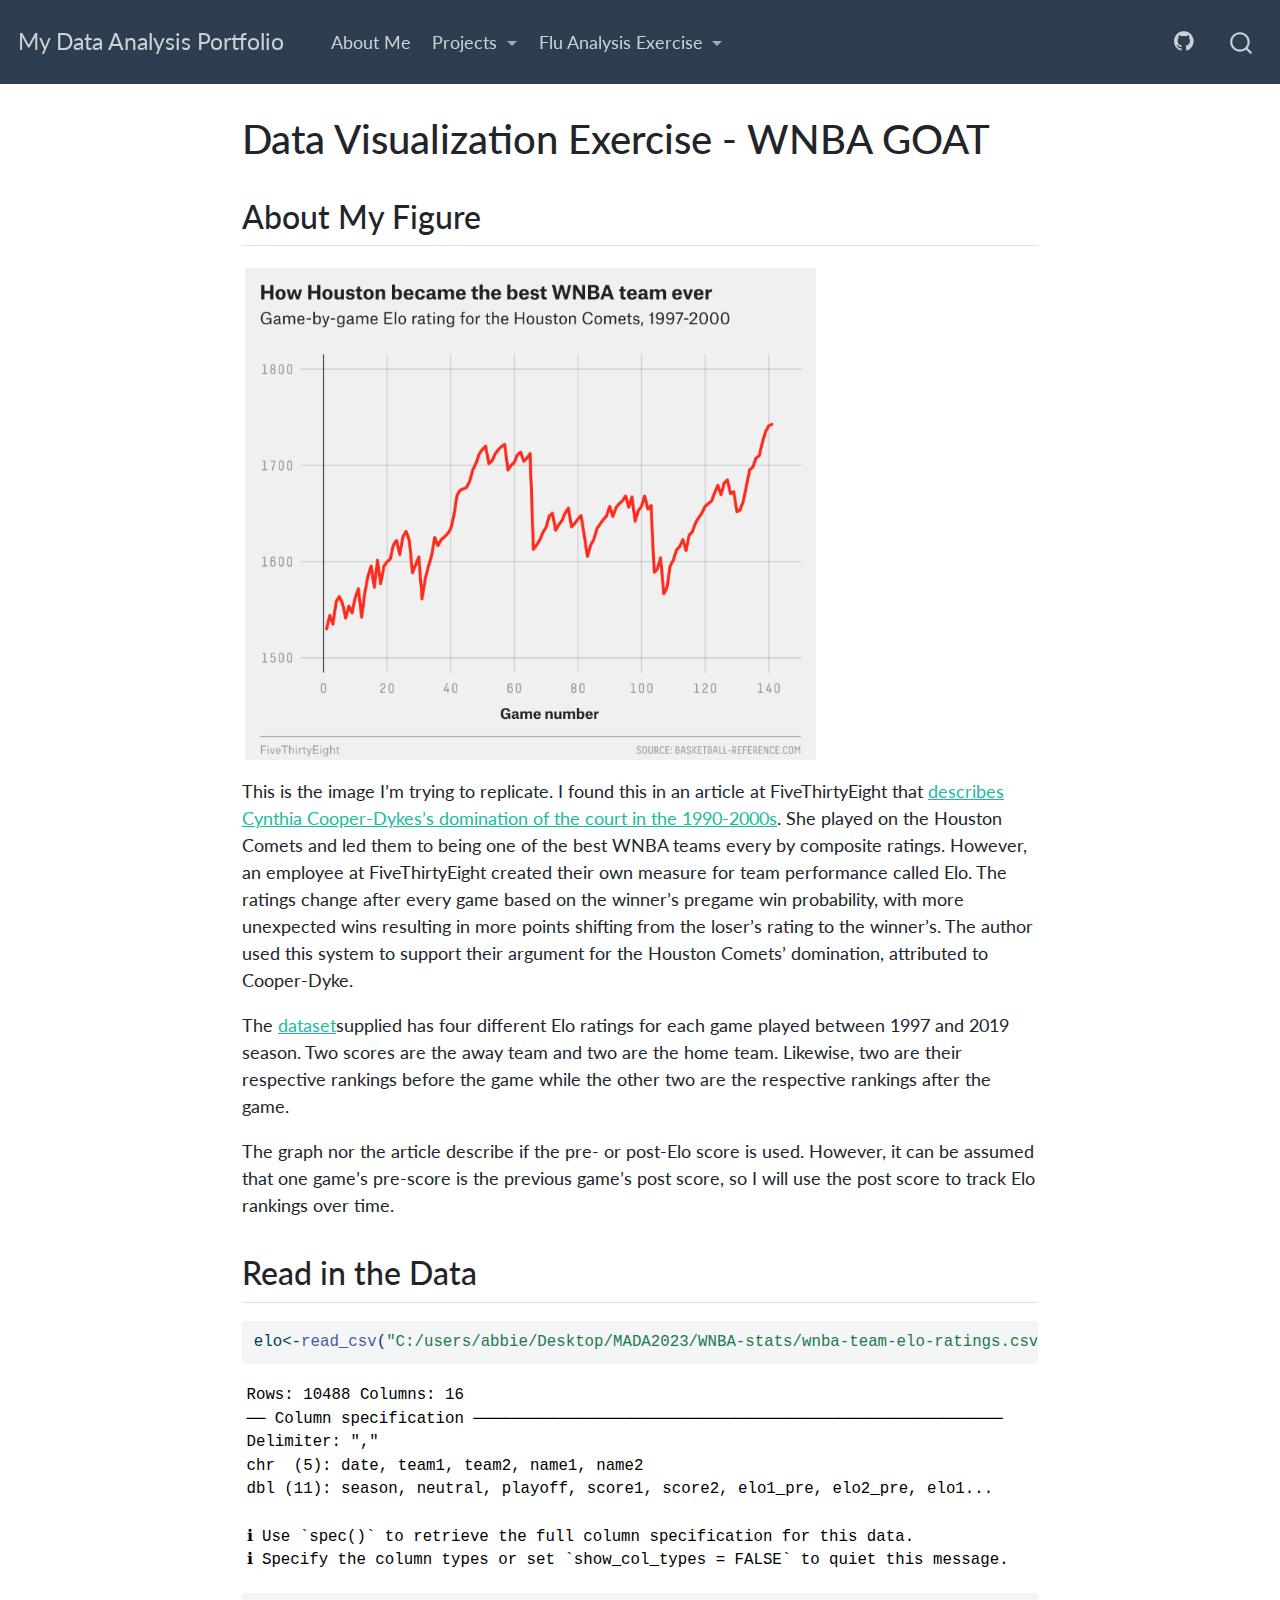
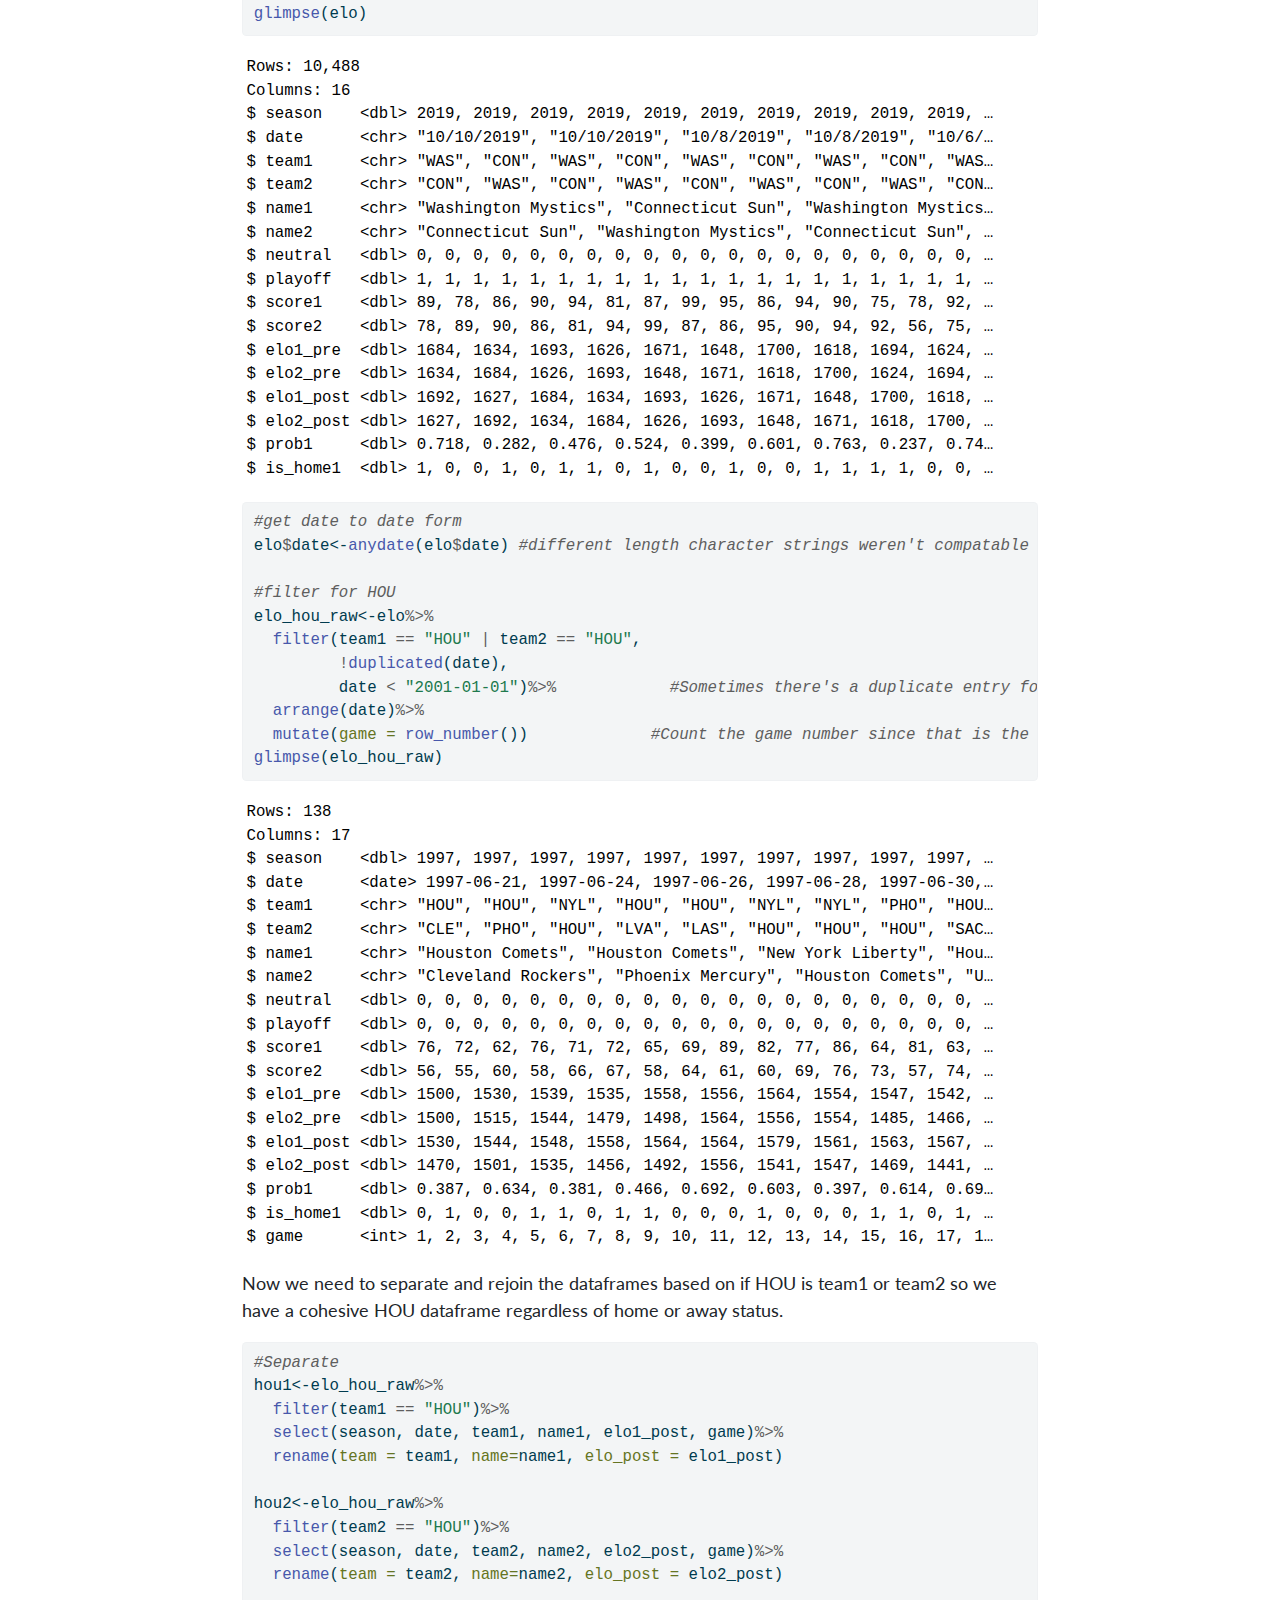
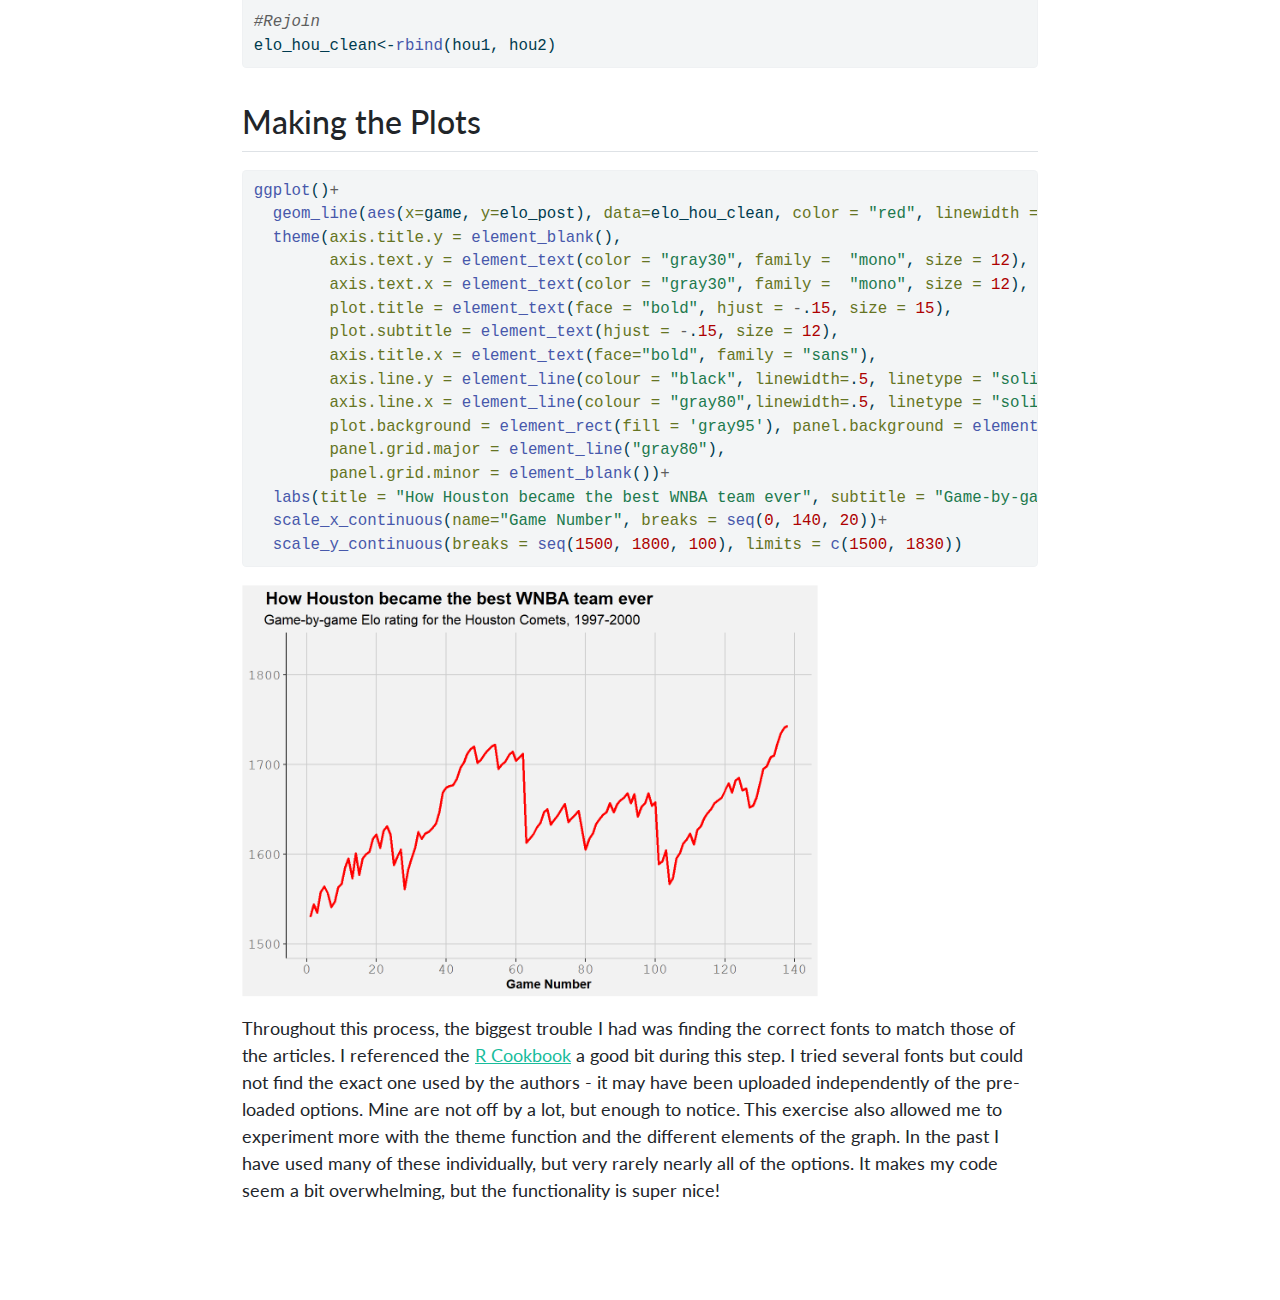
<file: docs/visualization_exercise.html>
<!DOCTYPE html>
<html xmlns="http://www.w3.org/1999/xhtml" lang="en" xml:lang="en"><head>

<meta charset="utf-8">
<meta name="generator" content="quarto-1.2.313">

<meta name="viewport" content="width=device-width, initial-scale=1.0, user-scalable=yes">


<title>My Data Analysis Portfolio - Data Visualization Exercise - WNBA GOAT</title>
<style>
code{white-space: pre-wrap;}
span.smallcaps{font-variant: small-caps;}
div.columns{display: flex; gap: min(4vw, 1.5em);}
div.column{flex: auto; overflow-x: auto;}
div.hanging-indent{margin-left: 1.5em; text-indent: -1.5em;}
ul.task-list{list-style: none;}
ul.task-list li input[type="checkbox"] {
  width: 0.8em;
  margin: 0 0.8em 0.2em -1.6em;
  vertical-align: middle;
}
pre > code.sourceCode { white-space: pre; position: relative; }
pre > code.sourceCode > span { display: inline-block; line-height: 1.25; }
pre > code.sourceCode > span:empty { height: 1.2em; }
.sourceCode { overflow: visible; }
code.sourceCode > span { color: inherit; text-decoration: inherit; }
div.sourceCode { margin: 1em 0; }
pre.sourceCode { margin: 0; }
@media screen {
div.sourceCode { overflow: auto; }
}
@media print {
pre > code.sourceCode { white-space: pre-wrap; }
pre > code.sourceCode > span { text-indent: -5em; padding-left: 5em; }
}
pre.numberSource code
  { counter-reset: source-line 0; }
pre.numberSource code > span
  { position: relative; left: -4em; counter-increment: source-line; }
pre.numberSource code > span > a:first-child::before
  { content: counter(source-line);
    position: relative; left: -1em; text-align: right; vertical-align: baseline;
    border: none; display: inline-block;
    -webkit-touch-callout: none; -webkit-user-select: none;
    -khtml-user-select: none; -moz-user-select: none;
    -ms-user-select: none; user-select: none;
    padding: 0 4px; width: 4em;
    color: #aaaaaa;
  }
pre.numberSource { margin-left: 3em; border-left: 1px solid #aaaaaa;  padding-left: 4px; }
div.sourceCode
  {   }
@media screen {
pre > code.sourceCode > span > a:first-child::before { text-decoration: underline; }
}
code span.al { color: #ff0000; font-weight: bold; } /* Alert */
code span.an { color: #60a0b0; font-weight: bold; font-style: italic; } /* Annotation */
code span.at { color: #7d9029; } /* Attribute */
code span.bn { color: #40a070; } /* BaseN */
code span.bu { color: #008000; } /* BuiltIn */
code span.cf { color: #007020; font-weight: bold; } /* ControlFlow */
code span.ch { color: #4070a0; } /* Char */
code span.cn { color: #880000; } /* Constant */
code span.co { color: #60a0b0; font-style: italic; } /* Comment */
code span.cv { color: #60a0b0; font-weight: bold; font-style: italic; } /* CommentVar */
code span.do { color: #ba2121; font-style: italic; } /* Documentation */
code span.dt { color: #902000; } /* DataType */
code span.dv { color: #40a070; } /* DecVal */
code span.er { color: #ff0000; font-weight: bold; } /* Error */
code span.ex { } /* Extension */
code span.fl { color: #40a070; } /* Float */
code span.fu { color: #06287e; } /* Function */
code span.im { color: #008000; font-weight: bold; } /* Import */
code span.in { color: #60a0b0; font-weight: bold; font-style: italic; } /* Information */
code span.kw { color: #007020; font-weight: bold; } /* Keyword */
code span.op { color: #666666; } /* Operator */
code span.ot { color: #007020; } /* Other */
code span.pp { color: #bc7a00; } /* Preprocessor */
code span.sc { color: #4070a0; } /* SpecialChar */
code span.ss { color: #bb6688; } /* SpecialString */
code span.st { color: #4070a0; } /* String */
code span.va { color: #19177c; } /* Variable */
code span.vs { color: #4070a0; } /* VerbatimString */
code span.wa { color: #60a0b0; font-weight: bold; font-style: italic; } /* Warning */
</style>


<script src="site_libs/quarto-nav/quarto-nav.js"></script>
<script src="site_libs/quarto-nav/headroom.min.js"></script>
<script src="site_libs/clipboard/clipboard.min.js"></script>
<script src="site_libs/quarto-search/autocomplete.umd.js"></script>
<script src="site_libs/quarto-search/fuse.min.js"></script>
<script src="site_libs/quarto-search/quarto-search.js"></script>
<meta name="quarto:offset" content="./">
<script src="site_libs/quarto-html/quarto.js"></script>
<script src="site_libs/quarto-html/popper.min.js"></script>
<script src="site_libs/quarto-html/tippy.umd.min.js"></script>
<script src="site_libs/quarto-html/anchor.min.js"></script>
<link href="site_libs/quarto-html/tippy.css" rel="stylesheet">
<link href="site_libs/quarto-html/quarto-syntax-highlighting.css" rel="stylesheet" id="quarto-text-highlighting-styles">
<script src="site_libs/bootstrap/bootstrap.min.js"></script>
<link href="site_libs/bootstrap/bootstrap-icons.css" rel="stylesheet">
<link href="site_libs/bootstrap/bootstrap.min.css" rel="stylesheet" id="quarto-bootstrap" data-mode="light">
<script id="quarto-search-options" type="application/json">{
  "location": "navbar",
  "copy-button": false,
  "collapse-after": 3,
  "panel-placement": "end",
  "type": "overlay",
  "limit": 20,
  "language": {
    "search-no-results-text": "No results",
    "search-matching-documents-text": "matching documents",
    "search-copy-link-title": "Copy link to search",
    "search-hide-matches-text": "Hide additional matches",
    "search-more-match-text": "more match in this document",
    "search-more-matches-text": "more matches in this document",
    "search-clear-button-title": "Clear",
    "search-detached-cancel-button-title": "Cancel",
    "search-submit-button-title": "Submit"
  }
}</script>


<link rel="stylesheet" href="styles.css">
</head>

<body class="nav-fixed fullcontent">

<div id="quarto-search-results"></div>
  <header id="quarto-header" class="headroom fixed-top">
    <nav class="navbar navbar-expand-lg navbar-dark ">
      <div class="navbar-container container-fluid">
      <div class="navbar-brand-container">
    <a class="navbar-brand" href="./index.html">
    <span class="navbar-title">My Data Analysis Portfolio</span>
    </a>
  </div>
          <button class="navbar-toggler" type="button" data-bs-toggle="collapse" data-bs-target="#navbarCollapse" aria-controls="navbarCollapse" aria-expanded="false" aria-label="Toggle navigation" onclick="if (window.quartoToggleHeadroom) { window.quartoToggleHeadroom(); }">
  <span class="navbar-toggler-icon"></span>
</button>
          <div class="collapse navbar-collapse" id="navbarCollapse">
            <ul class="navbar-nav navbar-nav-scroll me-auto">
  <li class="nav-item">
    <a class="nav-link" href="././aboutme.html">
 <span class="menu-text">About Me</span></a>
  </li>  
  <li class="nav-item dropdown ">
    <a class="nav-link dropdown-toggle" href="#" id="nav-menu-projects" role="button" data-bs-toggle="dropdown" aria-expanded="false">
 <span class="menu-text">Projects</span>
    </a>
    <ul class="dropdown-menu" aria-labelledby="nav-menu-projects">    
        <li>
    <a class="dropdown-item" href="././coding_exercise.html">
 <span class="dropdown-text">R Coding Exercise</span></a>
  </li>  
        <li>
    <a class="dropdown-item" href="././dataanalysis-exercise.html">
 <span class="dropdown-text">Data Analysis Exercise</span></a>
  </li>  
        <li>
    <a class="dropdown-item" href="././visualization_exercise.html">
 <span class="dropdown-text">Visualization Exercise</span></a>
  </li>  
        <li>
    <a class="dropdown-item" href="././tidytuesday_exercise.html">
 <span class="dropdown-text">Tidy Tuesday Exercise</span></a>
  </li>  
        <li>
    <a class="dropdown-item" href="././tidytuesday_exercise2.html">
 <span class="dropdown-text">Tidy Tuesday Exercise 2</span></a>
  </li>  
    </ul>
  </li>
  <li class="nav-item dropdown ">
    <a class="nav-link dropdown-toggle" href="#" id="nav-menu-flu-analysis-exercise" role="button" data-bs-toggle="dropdown" aria-expanded="false">
 <span class="menu-text">Flu Analysis Exercise</span>
    </a>
    <ul class="dropdown-menu" aria-labelledby="nav-menu-flu-analysis-exercise">    
        <li>
    <a class="dropdown-item" href="././fluanalysis/code/wrangling.html">
 <span class="dropdown-text">Wrangling</span></a>
  </li>  
        <li>
    <a class="dropdown-item" href="././fluanalysis/code/exploration.html">
 <span class="dropdown-text">Exploration</span></a>
  </li>  
        <li>
    <a class="dropdown-item" href="././fluanalysis/code/fitting.html">
 <span class="dropdown-text">Fitting</span></a>
  </li>  
        <li>
    <a class="dropdown-item" href="././fluanalysis/code/modeleval.html">
 <span class="dropdown-text">Model Evaluation</span></a>
  </li>  
        <li>
    <a class="dropdown-item" href="././fluanalysis/code/machinelearning.html">
 <span class="dropdown-text">Machine Learning</span></a>
  </li>  
    </ul>
  </li>
</ul>
            <ul class="navbar-nav navbar-nav-scroll ms-auto">
  <li class="nav-item compact">
    <a class="nav-link" href="https://github.com/ajklinker/abbieklinker-MADA-portfolio"><i class="bi bi-github" role="img">
</i> 
 <span class="menu-text"></span></a>
  </li>  
</ul>
              <div id="quarto-search" class="" title="Search"></div>
          </div> <!-- /navcollapse -->
      </div> <!-- /container-fluid -->
    </nav>
</header>
<!-- content -->
<div id="quarto-content" class="quarto-container page-columns page-rows-contents page-layout-article page-navbar">
<!-- sidebar -->
<!-- margin-sidebar -->
    
<!-- main -->
<main class="content" id="quarto-document-content">

<header id="title-block-header" class="quarto-title-block default">
<div class="quarto-title">
<h1 class="title">Data Visualization Exercise - WNBA GOAT</h1>
</div>



<div class="quarto-title-meta">

    
  
    
  </div>
  

</header>

<section id="about-my-figure" class="level2">
<h2 class="anchored" data-anchor-id="about-my-figure">About My Figure</h2>
<p><img src="data/WNBA-stats/Screenshot 2023-02-07 203700.png" class="img-fluid" width="576"></p>
<p>This is the image I’m trying to replicate. I found this in an article at FiveThirtyEight that <a href="https://fivethirtyeight.com/features/its-time-to-give-basketballs-other-goat-her-due/">describes Cynthia Cooper-Dykes’s domination of the court in the 1990-2000s</a>. She played on the Houston Comets and led them to being one of the best WNBA teams every by composite ratings. However, an employee at FiveThirtyEight created their own measure for team performance called Elo. The ratings change after every game based on the winner’s pregame win probability, with more unexpected wins resulting in more points shifting from the loser’s rating to the winner’s. The author used this system to support their argument for the Houston Comets’ domination, attributed to Cooper-Dyke.</p>
<p>The <a href="https://github.com/ajklinker/WNBA-stats">dataset</a>supplied has four different Elo ratings for each game played between 1997 and 2019 season. Two scores are the away team and two are the home team. Likewise, two are their respective rankings before the game while the other two are the respective rankings after the game.</p>
<p>The graph nor the article describe if the pre- or post-Elo score is used. However, it can be assumed that one game’s pre-score is the previous game’s post score, so I will use the post score to track Elo rankings over time.</p>
</section>
<section id="read-in-the-data" class="level2">
<h2 class="anchored" data-anchor-id="read-in-the-data">Read in the Data</h2>
<div class="cell">
<div class="sourceCode cell-code" id="cb1"><pre class="sourceCode r code-with-copy"><code class="sourceCode r"><span id="cb1-1"><a href="#cb1-1" aria-hidden="true" tabindex="-1"></a>elo<span class="ot">&lt;-</span><span class="fu">read_csv</span>(<span class="st">"C:/users/abbie/Desktop/MADA2023/WNBA-stats/wnba-team-elo-ratings.csv"</span>)</span></code><button title="Copy to Clipboard" class="code-copy-button"><i class="bi"></i></button></pre></div>
<div class="cell-output cell-output-stderr">
<pre><code>Rows: 10488 Columns: 16
── Column specification ────────────────────────────────────────────────────────
Delimiter: ","
chr  (5): date, team1, team2, name1, name2
dbl (11): season, neutral, playoff, score1, score2, elo1_pre, elo2_pre, elo1...

ℹ Use `spec()` to retrieve the full column specification for this data.
ℹ Specify the column types or set `show_col_types = FALSE` to quiet this message.</code></pre>
</div>
<div class="sourceCode cell-code" id="cb3"><pre class="sourceCode r code-with-copy"><code class="sourceCode r"><span id="cb3-1"><a href="#cb3-1" aria-hidden="true" tabindex="-1"></a><span class="fu">glimpse</span>(elo)</span></code><button title="Copy to Clipboard" class="code-copy-button"><i class="bi"></i></button></pre></div>
<div class="cell-output cell-output-stdout">
<pre><code>Rows: 10,488
Columns: 16
$ season    &lt;dbl&gt; 2019, 2019, 2019, 2019, 2019, 2019, 2019, 2019, 2019, 2019, …
$ date      &lt;chr&gt; "10/10/2019", "10/10/2019", "10/8/2019", "10/8/2019", "10/6/…
$ team1     &lt;chr&gt; "WAS", "CON", "WAS", "CON", "WAS", "CON", "WAS", "CON", "WAS…
$ team2     &lt;chr&gt; "CON", "WAS", "CON", "WAS", "CON", "WAS", "CON", "WAS", "CON…
$ name1     &lt;chr&gt; "Washington Mystics", "Connecticut Sun", "Washington Mystics…
$ name2     &lt;chr&gt; "Connecticut Sun", "Washington Mystics", "Connecticut Sun", …
$ neutral   &lt;dbl&gt; 0, 0, 0, 0, 0, 0, 0, 0, 0, 0, 0, 0, 0, 0, 0, 0, 0, 0, 0, 0, …
$ playoff   &lt;dbl&gt; 1, 1, 1, 1, 1, 1, 1, 1, 1, 1, 1, 1, 1, 1, 1, 1, 1, 1, 1, 1, …
$ score1    &lt;dbl&gt; 89, 78, 86, 90, 94, 81, 87, 99, 95, 86, 94, 90, 75, 78, 92, …
$ score2    &lt;dbl&gt; 78, 89, 90, 86, 81, 94, 99, 87, 86, 95, 90, 94, 92, 56, 75, …
$ elo1_pre  &lt;dbl&gt; 1684, 1634, 1693, 1626, 1671, 1648, 1700, 1618, 1694, 1624, …
$ elo2_pre  &lt;dbl&gt; 1634, 1684, 1626, 1693, 1648, 1671, 1618, 1700, 1624, 1694, …
$ elo1_post &lt;dbl&gt; 1692, 1627, 1684, 1634, 1693, 1626, 1671, 1648, 1700, 1618, …
$ elo2_post &lt;dbl&gt; 1627, 1692, 1634, 1684, 1626, 1693, 1648, 1671, 1618, 1700, …
$ prob1     &lt;dbl&gt; 0.718, 0.282, 0.476, 0.524, 0.399, 0.601, 0.763, 0.237, 0.74…
$ is_home1  &lt;dbl&gt; 1, 0, 0, 1, 0, 1, 1, 0, 1, 0, 0, 1, 0, 0, 1, 1, 1, 1, 0, 0, …</code></pre>
</div>
<div class="sourceCode cell-code" id="cb5"><pre class="sourceCode r code-with-copy"><code class="sourceCode r"><span id="cb5-1"><a href="#cb5-1" aria-hidden="true" tabindex="-1"></a><span class="co">#get date to date form</span></span>
<span id="cb5-2"><a href="#cb5-2" aria-hidden="true" tabindex="-1"></a>elo<span class="sc">$</span>date<span class="ot">&lt;-</span><span class="fu">anydate</span>(elo<span class="sc">$</span>date) <span class="co">#different length character strings weren't compatable with lubridate </span></span>
<span id="cb5-3"><a href="#cb5-3" aria-hidden="true" tabindex="-1"></a></span>
<span id="cb5-4"><a href="#cb5-4" aria-hidden="true" tabindex="-1"></a><span class="co">#filter for HOU</span></span>
<span id="cb5-5"><a href="#cb5-5" aria-hidden="true" tabindex="-1"></a>elo_hou_raw<span class="ot">&lt;-</span>elo<span class="sc">%&gt;%</span></span>
<span id="cb5-6"><a href="#cb5-6" aria-hidden="true" tabindex="-1"></a>  <span class="fu">filter</span>(team1 <span class="sc">==</span> <span class="st">"HOU"</span> <span class="sc">|</span> team2 <span class="sc">==</span> <span class="st">"HOU"</span>,</span>
<span id="cb5-7"><a href="#cb5-7" aria-hidden="true" tabindex="-1"></a>         <span class="sc">!</span><span class="fu">duplicated</span>(date),</span>
<span id="cb5-8"><a href="#cb5-8" aria-hidden="true" tabindex="-1"></a>         date <span class="sc">&lt;</span> <span class="st">"2001-01-01"</span>)<span class="sc">%&gt;%</span>            <span class="co">#Sometimes there's a duplicate entry for the same game where the only difference is team1 and team2 are switched</span></span>
<span id="cb5-9"><a href="#cb5-9" aria-hidden="true" tabindex="-1"></a>  <span class="fu">arrange</span>(date)<span class="sc">%&gt;%</span></span>
<span id="cb5-10"><a href="#cb5-10" aria-hidden="true" tabindex="-1"></a>  <span class="fu">mutate</span>(<span class="at">game =</span> <span class="fu">row_number</span>())             <span class="co">#Count the game number since that is the x axis for the graph</span></span>
<span id="cb5-11"><a href="#cb5-11" aria-hidden="true" tabindex="-1"></a><span class="fu">glimpse</span>(elo_hou_raw)</span></code><button title="Copy to Clipboard" class="code-copy-button"><i class="bi"></i></button></pre></div>
<div class="cell-output cell-output-stdout">
<pre><code>Rows: 138
Columns: 17
$ season    &lt;dbl&gt; 1997, 1997, 1997, 1997, 1997, 1997, 1997, 1997, 1997, 1997, …
$ date      &lt;date&gt; 1997-06-21, 1997-06-24, 1997-06-26, 1997-06-28, 1997-06-30,…
$ team1     &lt;chr&gt; "HOU", "HOU", "NYL", "HOU", "HOU", "NYL", "NYL", "PHO", "HOU…
$ team2     &lt;chr&gt; "CLE", "PHO", "HOU", "LVA", "LAS", "HOU", "HOU", "HOU", "SAC…
$ name1     &lt;chr&gt; "Houston Comets", "Houston Comets", "New York Liberty", "Hou…
$ name2     &lt;chr&gt; "Cleveland Rockers", "Phoenix Mercury", "Houston Comets", "U…
$ neutral   &lt;dbl&gt; 0, 0, 0, 0, 0, 0, 0, 0, 0, 0, 0, 0, 0, 0, 0, 0, 0, 0, 0, 0, …
$ playoff   &lt;dbl&gt; 0, 0, 0, 0, 0, 0, 0, 0, 0, 0, 0, 0, 0, 0, 0, 0, 0, 0, 0, 0, …
$ score1    &lt;dbl&gt; 76, 72, 62, 76, 71, 72, 65, 69, 89, 82, 77, 86, 64, 81, 63, …
$ score2    &lt;dbl&gt; 56, 55, 60, 58, 66, 67, 58, 64, 61, 60, 69, 76, 73, 57, 74, …
$ elo1_pre  &lt;dbl&gt; 1500, 1530, 1539, 1535, 1558, 1556, 1564, 1554, 1547, 1542, …
$ elo2_pre  &lt;dbl&gt; 1500, 1515, 1544, 1479, 1498, 1564, 1556, 1554, 1485, 1466, …
$ elo1_post &lt;dbl&gt; 1530, 1544, 1548, 1558, 1564, 1564, 1579, 1561, 1563, 1567, …
$ elo2_post &lt;dbl&gt; 1470, 1501, 1535, 1456, 1492, 1556, 1541, 1547, 1469, 1441, …
$ prob1     &lt;dbl&gt; 0.387, 0.634, 0.381, 0.466, 0.692, 0.603, 0.397, 0.614, 0.69…
$ is_home1  &lt;dbl&gt; 0, 1, 0, 0, 1, 1, 0, 1, 1, 0, 0, 0, 1, 0, 0, 0, 1, 1, 0, 1, …
$ game      &lt;int&gt; 1, 2, 3, 4, 5, 6, 7, 8, 9, 10, 11, 12, 13, 14, 15, 16, 17, 1…</code></pre>
</div>
</div>
<p>Now we need to separate and rejoin the dataframes based on if HOU is team1 or team2 so we have a cohesive HOU dataframe regardless of home or away status.</p>
<div class="cell">
<div class="sourceCode cell-code" id="cb7"><pre class="sourceCode r code-with-copy"><code class="sourceCode r"><span id="cb7-1"><a href="#cb7-1" aria-hidden="true" tabindex="-1"></a><span class="co">#Separate</span></span>
<span id="cb7-2"><a href="#cb7-2" aria-hidden="true" tabindex="-1"></a>hou1<span class="ot">&lt;-</span>elo_hou_raw<span class="sc">%&gt;%</span></span>
<span id="cb7-3"><a href="#cb7-3" aria-hidden="true" tabindex="-1"></a>  <span class="fu">filter</span>(team1 <span class="sc">==</span> <span class="st">"HOU"</span>)<span class="sc">%&gt;%</span></span>
<span id="cb7-4"><a href="#cb7-4" aria-hidden="true" tabindex="-1"></a>  <span class="fu">select</span>(season, date, team1, name1, elo1_post, game)<span class="sc">%&gt;%</span></span>
<span id="cb7-5"><a href="#cb7-5" aria-hidden="true" tabindex="-1"></a>  <span class="fu">rename</span>(<span class="at">team =</span> team1, <span class="at">name=</span>name1, <span class="at">elo_post =</span> elo1_post)</span>
<span id="cb7-6"><a href="#cb7-6" aria-hidden="true" tabindex="-1"></a></span>
<span id="cb7-7"><a href="#cb7-7" aria-hidden="true" tabindex="-1"></a>hou2<span class="ot">&lt;-</span>elo_hou_raw<span class="sc">%&gt;%</span></span>
<span id="cb7-8"><a href="#cb7-8" aria-hidden="true" tabindex="-1"></a>  <span class="fu">filter</span>(team2 <span class="sc">==</span> <span class="st">"HOU"</span>)<span class="sc">%&gt;%</span></span>
<span id="cb7-9"><a href="#cb7-9" aria-hidden="true" tabindex="-1"></a>  <span class="fu">select</span>(season, date, team2, name2, elo2_post, game)<span class="sc">%&gt;%</span></span>
<span id="cb7-10"><a href="#cb7-10" aria-hidden="true" tabindex="-1"></a>  <span class="fu">rename</span>(<span class="at">team =</span> team2, <span class="at">name=</span>name2, <span class="at">elo_post =</span> elo2_post)</span>
<span id="cb7-11"><a href="#cb7-11" aria-hidden="true" tabindex="-1"></a></span>
<span id="cb7-12"><a href="#cb7-12" aria-hidden="true" tabindex="-1"></a><span class="co">#Rejoin</span></span>
<span id="cb7-13"><a href="#cb7-13" aria-hidden="true" tabindex="-1"></a>elo_hou_clean<span class="ot">&lt;-</span><span class="fu">rbind</span>(hou1, hou2)</span></code><button title="Copy to Clipboard" class="code-copy-button"><i class="bi"></i></button></pre></div>
</div>
</section>
<section id="making-the-plots" class="level2">
<h2 class="anchored" data-anchor-id="making-the-plots">Making the Plots</h2>
<div class="cell">
<div class="sourceCode cell-code" id="cb8"><pre class="sourceCode r code-with-copy"><code class="sourceCode r"><span id="cb8-1"><a href="#cb8-1" aria-hidden="true" tabindex="-1"></a><span class="fu">ggplot</span>()<span class="sc">+</span></span>
<span id="cb8-2"><a href="#cb8-2" aria-hidden="true" tabindex="-1"></a>  <span class="fu">geom_line</span>(<span class="fu">aes</span>(<span class="at">x=</span>game, <span class="at">y=</span>elo_post), <span class="at">data=</span>elo_hou_clean, <span class="at">color =</span> <span class="st">"red"</span>, <span class="at">linewidth =</span><span class="dv">1</span>)<span class="sc">+</span></span>
<span id="cb8-3"><a href="#cb8-3" aria-hidden="true" tabindex="-1"></a>  <span class="fu">theme</span>(<span class="at">axis.title.y =</span> <span class="fu">element_blank</span>(), </span>
<span id="cb8-4"><a href="#cb8-4" aria-hidden="true" tabindex="-1"></a>        <span class="at">axis.text.y =</span> <span class="fu">element_text</span>(<span class="at">color =</span> <span class="st">"gray30"</span>, <span class="at">family =</span>  <span class="st">"mono"</span>, <span class="at">size =</span> <span class="dv">12</span>), </span>
<span id="cb8-5"><a href="#cb8-5" aria-hidden="true" tabindex="-1"></a>        <span class="at">axis.text.x =</span> <span class="fu">element_text</span>(<span class="at">color =</span> <span class="st">"gray30"</span>, <span class="at">family =</span>  <span class="st">"mono"</span>, <span class="at">size =</span> <span class="dv">12</span>), </span>
<span id="cb8-6"><a href="#cb8-6" aria-hidden="true" tabindex="-1"></a>        <span class="at">plot.title =</span> <span class="fu">element_text</span>(<span class="at">face =</span> <span class="st">"bold"</span>, <span class="at">hjust =</span> <span class="sc">-</span>.<span class="dv">15</span>, <span class="at">size =</span> <span class="dv">15</span>), </span>
<span id="cb8-7"><a href="#cb8-7" aria-hidden="true" tabindex="-1"></a>        <span class="at">plot.subtitle =</span> <span class="fu">element_text</span>(<span class="at">hjust =</span> <span class="sc">-</span>.<span class="dv">15</span>, <span class="at">size =</span> <span class="dv">12</span>),</span>
<span id="cb8-8"><a href="#cb8-8" aria-hidden="true" tabindex="-1"></a>        <span class="at">axis.title.x =</span> <span class="fu">element_text</span>(<span class="at">face=</span><span class="st">"bold"</span>, <span class="at">family =</span> <span class="st">"sans"</span>),</span>
<span id="cb8-9"><a href="#cb8-9" aria-hidden="true" tabindex="-1"></a>        <span class="at">axis.line.y =</span> <span class="fu">element_line</span>(<span class="at">colour =</span> <span class="st">"black"</span>, <span class="at">linewidth=</span>.<span class="dv">5</span>, <span class="at">linetype =</span> <span class="st">"solid"</span>),</span>
<span id="cb8-10"><a href="#cb8-10" aria-hidden="true" tabindex="-1"></a>        <span class="at">axis.line.x =</span> <span class="fu">element_line</span>(<span class="at">colour =</span> <span class="st">"gray80"</span>,<span class="at">linewidth=</span>.<span class="dv">5</span>, <span class="at">linetype =</span> <span class="st">"solid"</span>), </span>
<span id="cb8-11"><a href="#cb8-11" aria-hidden="true" tabindex="-1"></a>        <span class="at">plot.background =</span> <span class="fu">element_rect</span>(<span class="at">fill =</span> <span class="st">'gray95'</span>), <span class="at">panel.background =</span> <span class="fu">element_rect</span>(<span class="at">fill =</span> <span class="st">'gray95'</span>),</span>
<span id="cb8-12"><a href="#cb8-12" aria-hidden="true" tabindex="-1"></a>        <span class="at">panel.grid.major =</span> <span class="fu">element_line</span>(<span class="st">"gray80"</span>),</span>
<span id="cb8-13"><a href="#cb8-13" aria-hidden="true" tabindex="-1"></a>        <span class="at">panel.grid.minor =</span> <span class="fu">element_blank</span>())<span class="sc">+</span></span>
<span id="cb8-14"><a href="#cb8-14" aria-hidden="true" tabindex="-1"></a>  <span class="fu">labs</span>(<span class="at">title =</span> <span class="st">"How Houston became the best WNBA team ever"</span>, <span class="at">subtitle =</span> <span class="st">"Game-by-game Elo rating for the Houston Comets, 1997-2000"</span>)<span class="sc">+</span></span>
<span id="cb8-15"><a href="#cb8-15" aria-hidden="true" tabindex="-1"></a>  <span class="fu">scale_x_continuous</span>(<span class="at">name=</span><span class="st">"Game Number"</span>, <span class="at">breaks =</span> <span class="fu">seq</span>(<span class="dv">0</span>, <span class="dv">140</span>, <span class="dv">20</span>))<span class="sc">+</span></span>
<span id="cb8-16"><a href="#cb8-16" aria-hidden="true" tabindex="-1"></a>  <span class="fu">scale_y_continuous</span>(<span class="at">breaks =</span> <span class="fu">seq</span>(<span class="dv">1500</span>, <span class="dv">1800</span>, <span class="dv">100</span>), <span class="at">limits =</span> <span class="fu">c</span>(<span class="dv">1500</span>, <span class="dv">1830</span>))</span></code><button title="Copy to Clipboard" class="code-copy-button"><i class="bi"></i></button></pre></div>
<div class="cell-output-display">
<p><img src="visualization_exercise_files/figure-html/unnamed-chunk-4-1.png" class="img-fluid" width="576"></p>
</div>
</div>
<p>Throughout this process, the biggest trouble I had was finding the correct fonts to match those of the articles. I referenced the <a href="http://www.cookbook-r.com/Graphs/Fonts/">R Cookbook</a> a good bit during this step. I tried several fonts but could not find the exact one used by the authors - it may have been uploaded independently of the pre-loaded options. Mine are not off by a lot, but enough to notice. This exercise also allowed me to experiment more with the theme function and the different elements of the graph. In the past I have used many of these individually, but very rarely nearly all of the options. It makes my code seem a bit overwhelming, but the functionality is super nice!</p>


</section>

</main> <!-- /main -->
<script id="quarto-html-after-body" type="application/javascript">
window.document.addEventListener("DOMContentLoaded", function (event) {
  const toggleBodyColorMode = (bsSheetEl) => {
    const mode = bsSheetEl.getAttribute("data-mode");
    const bodyEl = window.document.querySelector("body");
    if (mode === "dark") {
      bodyEl.classList.add("quarto-dark");
      bodyEl.classList.remove("quarto-light");
    } else {
      bodyEl.classList.add("quarto-light");
      bodyEl.classList.remove("quarto-dark");
    }
  }
  const toggleBodyColorPrimary = () => {
    const bsSheetEl = window.document.querySelector("link#quarto-bootstrap");
    if (bsSheetEl) {
      toggleBodyColorMode(bsSheetEl);
    }
  }
  toggleBodyColorPrimary();  
  const icon = "";
  const anchorJS = new window.AnchorJS();
  anchorJS.options = {
    placement: 'right',
    icon: icon
  };
  anchorJS.add('.anchored');
  const clipboard = new window.ClipboardJS('.code-copy-button', {
    target: function(trigger) {
      return trigger.previousElementSibling;
    }
  });
  clipboard.on('success', function(e) {
    // button target
    const button = e.trigger;
    // don't keep focus
    button.blur();
    // flash "checked"
    button.classList.add('code-copy-button-checked');
    var currentTitle = button.getAttribute("title");
    button.setAttribute("title", "Copied!");
    let tooltip;
    if (window.bootstrap) {
      button.setAttribute("data-bs-toggle", "tooltip");
      button.setAttribute("data-bs-placement", "left");
      button.setAttribute("data-bs-title", "Copied!");
      tooltip = new bootstrap.Tooltip(button, 
        { trigger: "manual", 
          customClass: "code-copy-button-tooltip",
          offset: [0, -8]});
      tooltip.show();    
    }
    setTimeout(function() {
      if (tooltip) {
        tooltip.hide();
        button.removeAttribute("data-bs-title");
        button.removeAttribute("data-bs-toggle");
        button.removeAttribute("data-bs-placement");
      }
      button.setAttribute("title", currentTitle);
      button.classList.remove('code-copy-button-checked');
    }, 1000);
    // clear code selection
    e.clearSelection();
  });
  function tippyHover(el, contentFn) {
    const config = {
      allowHTML: true,
      content: contentFn,
      maxWidth: 500,
      delay: 100,
      arrow: false,
      appendTo: function(el) {
          return el.parentElement;
      },
      interactive: true,
      interactiveBorder: 10,
      theme: 'quarto',
      placement: 'bottom-start'
    };
    window.tippy(el, config); 
  }
  const noterefs = window.document.querySelectorAll('a[role="doc-noteref"]');
  for (var i=0; i<noterefs.length; i++) {
    const ref = noterefs[i];
    tippyHover(ref, function() {
      // use id or data attribute instead here
      let href = ref.getAttribute('data-footnote-href') || ref.getAttribute('href');
      try { href = new URL(href).hash; } catch {}
      const id = href.replace(/^#\/?/, "");
      const note = window.document.getElementById(id);
      return note.innerHTML;
    });
  }
  const findCites = (el) => {
    const parentEl = el.parentElement;
    if (parentEl) {
      const cites = parentEl.dataset.cites;
      if (cites) {
        return {
          el,
          cites: cites.split(' ')
        };
      } else {
        return findCites(el.parentElement)
      }
    } else {
      return undefined;
    }
  };
  var bibliorefs = window.document.querySelectorAll('a[role="doc-biblioref"]');
  for (var i=0; i<bibliorefs.length; i++) {
    const ref = bibliorefs[i];
    const citeInfo = findCites(ref);
    if (citeInfo) {
      tippyHover(citeInfo.el, function() {
        var popup = window.document.createElement('div');
        citeInfo.cites.forEach(function(cite) {
          var citeDiv = window.document.createElement('div');
          citeDiv.classList.add('hanging-indent');
          citeDiv.classList.add('csl-entry');
          var biblioDiv = window.document.getElementById('ref-' + cite);
          if (biblioDiv) {
            citeDiv.innerHTML = biblioDiv.innerHTML;
          }
          popup.appendChild(citeDiv);
        });
        return popup.innerHTML;
      });
    }
  }
});
</script>
</div> <!-- /content -->



</body></html>
</file>
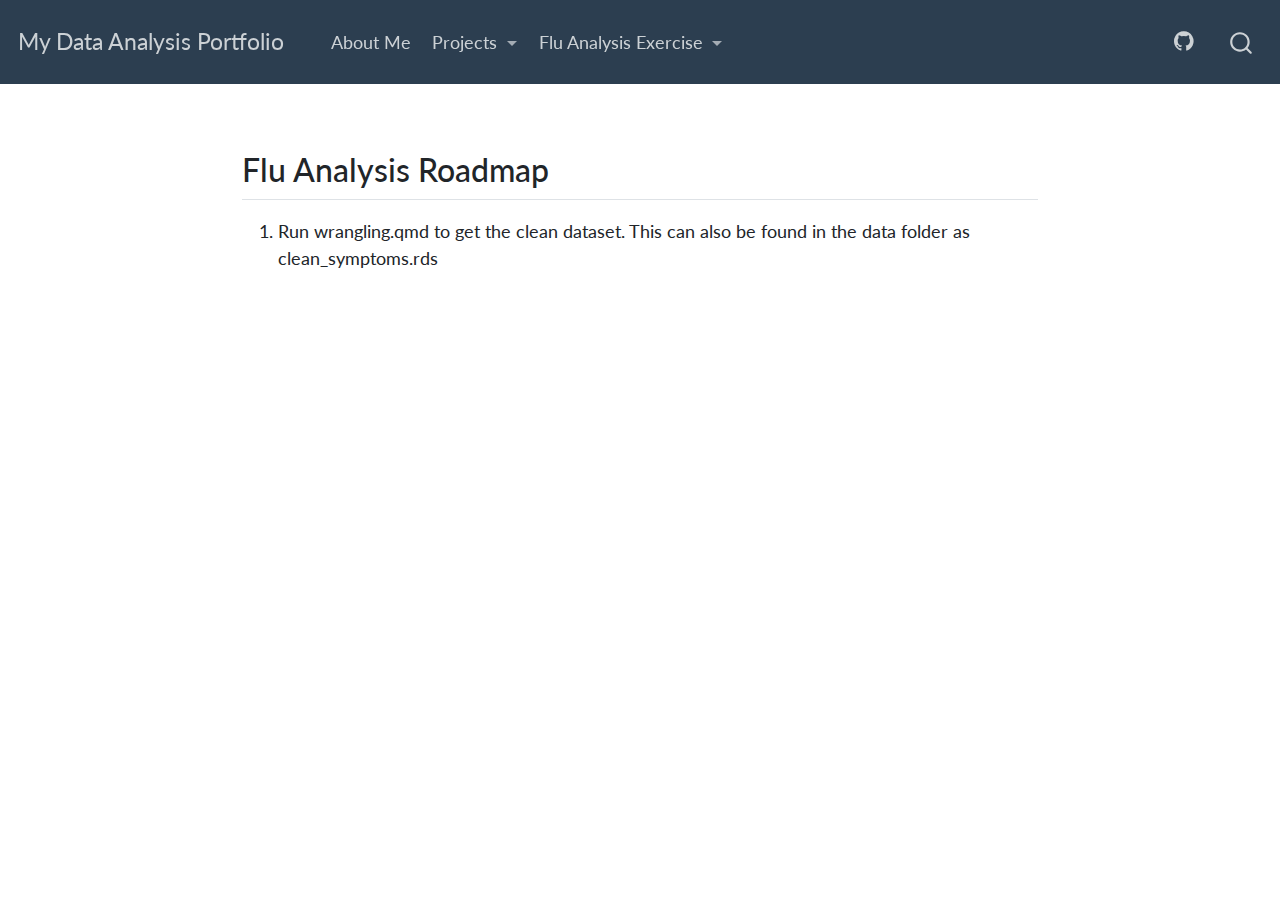
<file: docs/fluanalysis/readme.html>
<!DOCTYPE html>
<html xmlns="http://www.w3.org/1999/xhtml" lang="en" xml:lang="en"><head>

<meta charset="utf-8">
<meta name="generator" content="quarto-1.2.313">

<meta name="viewport" content="width=device-width, initial-scale=1.0, user-scalable=yes">


<title>My Data Analysis Portfolio – readme</title>
<style>
code{white-space: pre-wrap;}
span.smallcaps{font-variant: small-caps;}
div.columns{display: flex; gap: min(4vw, 1.5em);}
div.column{flex: auto; overflow-x: auto;}
div.hanging-indent{margin-left: 1.5em; text-indent: -1.5em;}
ul.task-list{list-style: none;}
ul.task-list li input[type="checkbox"] {
  width: 0.8em;
  margin: 0 0.8em 0.2em -1.6em;
  vertical-align: middle;
}
</style>


<script src="../site_libs/quarto-nav/quarto-nav.js"></script>
<script src="../site_libs/quarto-nav/headroom.min.js"></script>
<script src="../site_libs/clipboard/clipboard.min.js"></script>
<script src="../site_libs/quarto-search/autocomplete.umd.js"></script>
<script src="../site_libs/quarto-search/fuse.min.js"></script>
<script src="../site_libs/quarto-search/quarto-search.js"></script>
<meta name="quarto:offset" content="../">
<script src="../site_libs/quarto-html/quarto.js"></script>
<script src="../site_libs/quarto-html/popper.min.js"></script>
<script src="../site_libs/quarto-html/tippy.umd.min.js"></script>
<script src="../site_libs/quarto-html/anchor.min.js"></script>
<link href="../site_libs/quarto-html/tippy.css" rel="stylesheet">
<link href="../site_libs/quarto-html/quarto-syntax-highlighting.css" rel="stylesheet" id="quarto-text-highlighting-styles">
<script src="../site_libs/bootstrap/bootstrap.min.js"></script>
<link href="../site_libs/bootstrap/bootstrap-icons.css" rel="stylesheet">
<link href="../site_libs/bootstrap/bootstrap.min.css" rel="stylesheet" id="quarto-bootstrap" data-mode="light">
<script id="quarto-search-options" type="application/json">{
  "location": "navbar",
  "copy-button": false,
  "collapse-after": 3,
  "panel-placement": "end",
  "type": "overlay",
  "limit": 20,
  "language": {
    "search-no-results-text": "No results",
    "search-matching-documents-text": "matching documents",
    "search-copy-link-title": "Copy link to search",
    "search-hide-matches-text": "Hide additional matches",
    "search-more-match-text": "more match in this document",
    "search-more-matches-text": "more matches in this document",
    "search-clear-button-title": "Clear",
    "search-detached-cancel-button-title": "Cancel",
    "search-submit-button-title": "Submit"
  }
}</script>


<link rel="stylesheet" href="../styles.css">
</head>

<body class="nav-fixed fullcontent">

<div id="quarto-search-results"></div>
  <header id="quarto-header" class="headroom fixed-top">
    <nav class="navbar navbar-expand-lg navbar-dark ">
      <div class="navbar-container container-fluid">
      <div class="navbar-brand-container">
    <a class="navbar-brand" href="../index.html">
    <span class="navbar-title">My Data Analysis Portfolio</span>
    </a>
  </div>
          <button class="navbar-toggler" type="button" data-bs-toggle="collapse" data-bs-target="#navbarCollapse" aria-controls="navbarCollapse" aria-expanded="false" aria-label="Toggle navigation" onclick="if (window.quartoToggleHeadroom) { window.quartoToggleHeadroom(); }">
  <span class="navbar-toggler-icon"></span>
</button>
          <div class="collapse navbar-collapse" id="navbarCollapse">
            <ul class="navbar-nav navbar-nav-scroll me-auto">
  <li class="nav-item">
    <a class="nav-link" href=".././aboutme.html">
 <span class="menu-text">About Me</span></a>
  </li>  
  <li class="nav-item dropdown ">
    <a class="nav-link dropdown-toggle" href="#" id="nav-menu-projects" role="button" data-bs-toggle="dropdown" aria-expanded="false">
 <span class="menu-text">Projects</span>
    </a>
    <ul class="dropdown-menu" aria-labelledby="nav-menu-projects">    
        <li>
    <a class="dropdown-item" href=".././coding_exercise.html">
 <span class="dropdown-text">R Coding Exercise</span></a>
  </li>  
        <li>
    <a class="dropdown-item" href=".././dataanalysis-exercise.html">
 <span class="dropdown-text">Data Analysis Exercise</span></a>
  </li>  
        <li>
    <a class="dropdown-item" href=".././visualization_exercise.html">
 <span class="dropdown-text">Visualization Exercise</span></a>
  </li>  
        <li>
    <a class="dropdown-item" href=".././tidytuesday_exercise.html">
 <span class="dropdown-text">Tidy Tuesday Exercise</span></a>
  </li>  
        <li>
    <a class="dropdown-item" href=".././tidytuesday_exercise2.html">
 <span class="dropdown-text">Tidy Tuesday Exercise 2</span></a>
  </li>  
    </ul>
  </li>
  <li class="nav-item dropdown ">
    <a class="nav-link dropdown-toggle" href="#" id="nav-menu-flu-analysis-exercise" role="button" data-bs-toggle="dropdown" aria-expanded="false">
 <span class="menu-text">Flu Analysis Exercise</span>
    </a>
    <ul class="dropdown-menu" aria-labelledby="nav-menu-flu-analysis-exercise">    
        <li>
    <a class="dropdown-item" href=".././fluanalysis/code/wrangling.html">
 <span class="dropdown-text">Wrangling</span></a>
  </li>  
        <li>
    <a class="dropdown-item" href=".././fluanalysis/code/exploration.html">
 <span class="dropdown-text">Exploration</span></a>
  </li>  
        <li>
    <a class="dropdown-item" href=".././fluanalysis/code/fitting.html">
 <span class="dropdown-text">Fitting</span></a>
  </li>  
        <li>
    <a class="dropdown-item" href=".././fluanalysis/code/modeleval.html">
 <span class="dropdown-text">Model Evaluation</span></a>
  </li>  
        <li>
    <a class="dropdown-item" href=".././fluanalysis/code/machinelearning.html">
 <span class="dropdown-text">Machine Learning</span></a>
  </li>  
    </ul>
  </li>
</ul>
            <ul class="navbar-nav navbar-nav-scroll ms-auto">
  <li class="nav-item compact">
    <a class="nav-link" href="https://github.com/ajklinker/abbieklinker-MADA-portfolio"><i class="bi bi-github" role="img">
</i> 
 <span class="menu-text"></span></a>
  </li>  
</ul>
              <div id="quarto-search" class="" title="Search"></div>
          </div> <!-- /navcollapse -->
      </div> <!-- /container-fluid -->
    </nav>
</header>
<!-- content -->
<div id="quarto-content" class="quarto-container page-columns page-rows-contents page-layout-article page-navbar">
<!-- sidebar -->
<!-- margin-sidebar -->
    
<!-- main -->
<main class="content" id="quarto-document-content">



<section id="flu-analysis-roadmap" class="level2">
<h2 class="anchored" data-anchor-id="flu-analysis-roadmap">Flu Analysis Roadmap</h2>
<ol type="1">
<li>Run wrangling.qmd to get the clean dataset. This can also be found in the data folder as clean_symptoms.rds</li>
</ol>


</section>

</main> <!-- /main -->
<script id="quarto-html-after-body" type="application/javascript">
window.document.addEventListener("DOMContentLoaded", function (event) {
  const toggleBodyColorMode = (bsSheetEl) => {
    const mode = bsSheetEl.getAttribute("data-mode");
    const bodyEl = window.document.querySelector("body");
    if (mode === "dark") {
      bodyEl.classList.add("quarto-dark");
      bodyEl.classList.remove("quarto-light");
    } else {
      bodyEl.classList.add("quarto-light");
      bodyEl.classList.remove("quarto-dark");
    }
  }
  const toggleBodyColorPrimary = () => {
    const bsSheetEl = window.document.querySelector("link#quarto-bootstrap");
    if (bsSheetEl) {
      toggleBodyColorMode(bsSheetEl);
    }
  }
  toggleBodyColorPrimary();  
  const icon = "";
  const anchorJS = new window.AnchorJS();
  anchorJS.options = {
    placement: 'right',
    icon: icon
  };
  anchorJS.add('.anchored');
  const clipboard = new window.ClipboardJS('.code-copy-button', {
    target: function(trigger) {
      return trigger.previousElementSibling;
    }
  });
  clipboard.on('success', function(e) {
    // button target
    const button = e.trigger;
    // don't keep focus
    button.blur();
    // flash "checked"
    button.classList.add('code-copy-button-checked');
    var currentTitle = button.getAttribute("title");
    button.setAttribute("title", "Copied!");
    let tooltip;
    if (window.bootstrap) {
      button.setAttribute("data-bs-toggle", "tooltip");
      button.setAttribute("data-bs-placement", "left");
      button.setAttribute("data-bs-title", "Copied!");
      tooltip = new bootstrap.Tooltip(button, 
        { trigger: "manual", 
          customClass: "code-copy-button-tooltip",
          offset: [0, -8]});
      tooltip.show();    
    }
    setTimeout(function() {
      if (tooltip) {
        tooltip.hide();
        button.removeAttribute("data-bs-title");
        button.removeAttribute("data-bs-toggle");
        button.removeAttribute("data-bs-placement");
      }
      button.setAttribute("title", currentTitle);
      button.classList.remove('code-copy-button-checked');
    }, 1000);
    // clear code selection
    e.clearSelection();
  });
  function tippyHover(el, contentFn) {
    const config = {
      allowHTML: true,
      content: contentFn,
      maxWidth: 500,
      delay: 100,
      arrow: false,
      appendTo: function(el) {
          return el.parentElement;
      },
      interactive: true,
      interactiveBorder: 10,
      theme: 'quarto',
      placement: 'bottom-start'
    };
    window.tippy(el, config); 
  }
  const noterefs = window.document.querySelectorAll('a[role="doc-noteref"]');
  for (var i=0; i<noterefs.length; i++) {
    const ref = noterefs[i];
    tippyHover(ref, function() {
      // use id or data attribute instead here
      let href = ref.getAttribute('data-footnote-href') || ref.getAttribute('href');
      try { href = new URL(href).hash; } catch {}
      const id = href.replace(/^#\/?/, "");
      const note = window.document.getElementById(id);
      return note.innerHTML;
    });
  }
  const findCites = (el) => {
    const parentEl = el.parentElement;
    if (parentEl) {
      const cites = parentEl.dataset.cites;
      if (cites) {
        return {
          el,
          cites: cites.split(' ')
        };
      } else {
        return findCites(el.parentElement)
      }
    } else {
      return undefined;
    }
  };
  var bibliorefs = window.document.querySelectorAll('a[role="doc-biblioref"]');
  for (var i=0; i<bibliorefs.length; i++) {
    const ref = bibliorefs[i];
    const citeInfo = findCites(ref);
    if (citeInfo) {
      tippyHover(citeInfo.el, function() {
        var popup = window.document.createElement('div');
        citeInfo.cites.forEach(function(cite) {
          var citeDiv = window.document.createElement('div');
          citeDiv.classList.add('hanging-indent');
          citeDiv.classList.add('csl-entry');
          var biblioDiv = window.document.getElementById('ref-' + cite);
          if (biblioDiv) {
            citeDiv.innerHTML = biblioDiv.innerHTML;
          }
          popup.appendChild(citeDiv);
        });
        return popup.innerHTML;
      });
    }
  }
});
</script>
</div> <!-- /content -->



</body></html>
</file>
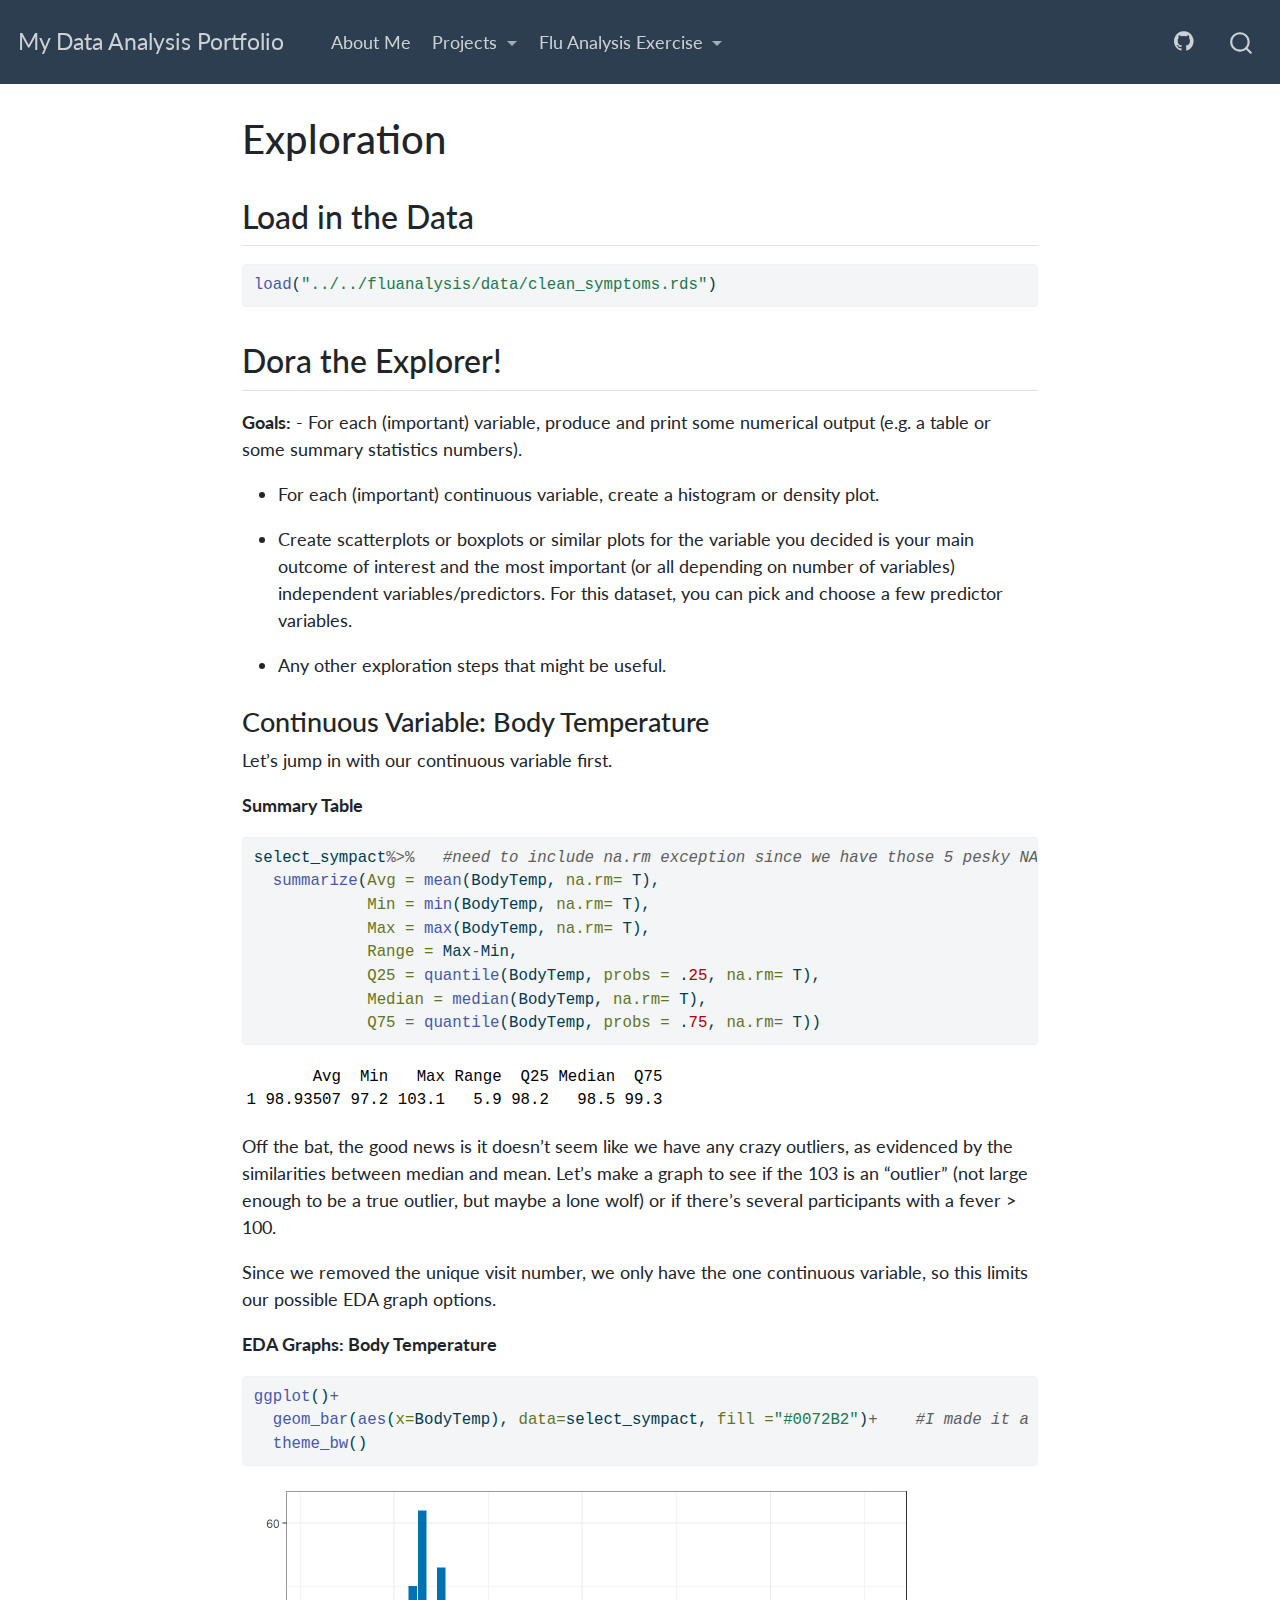
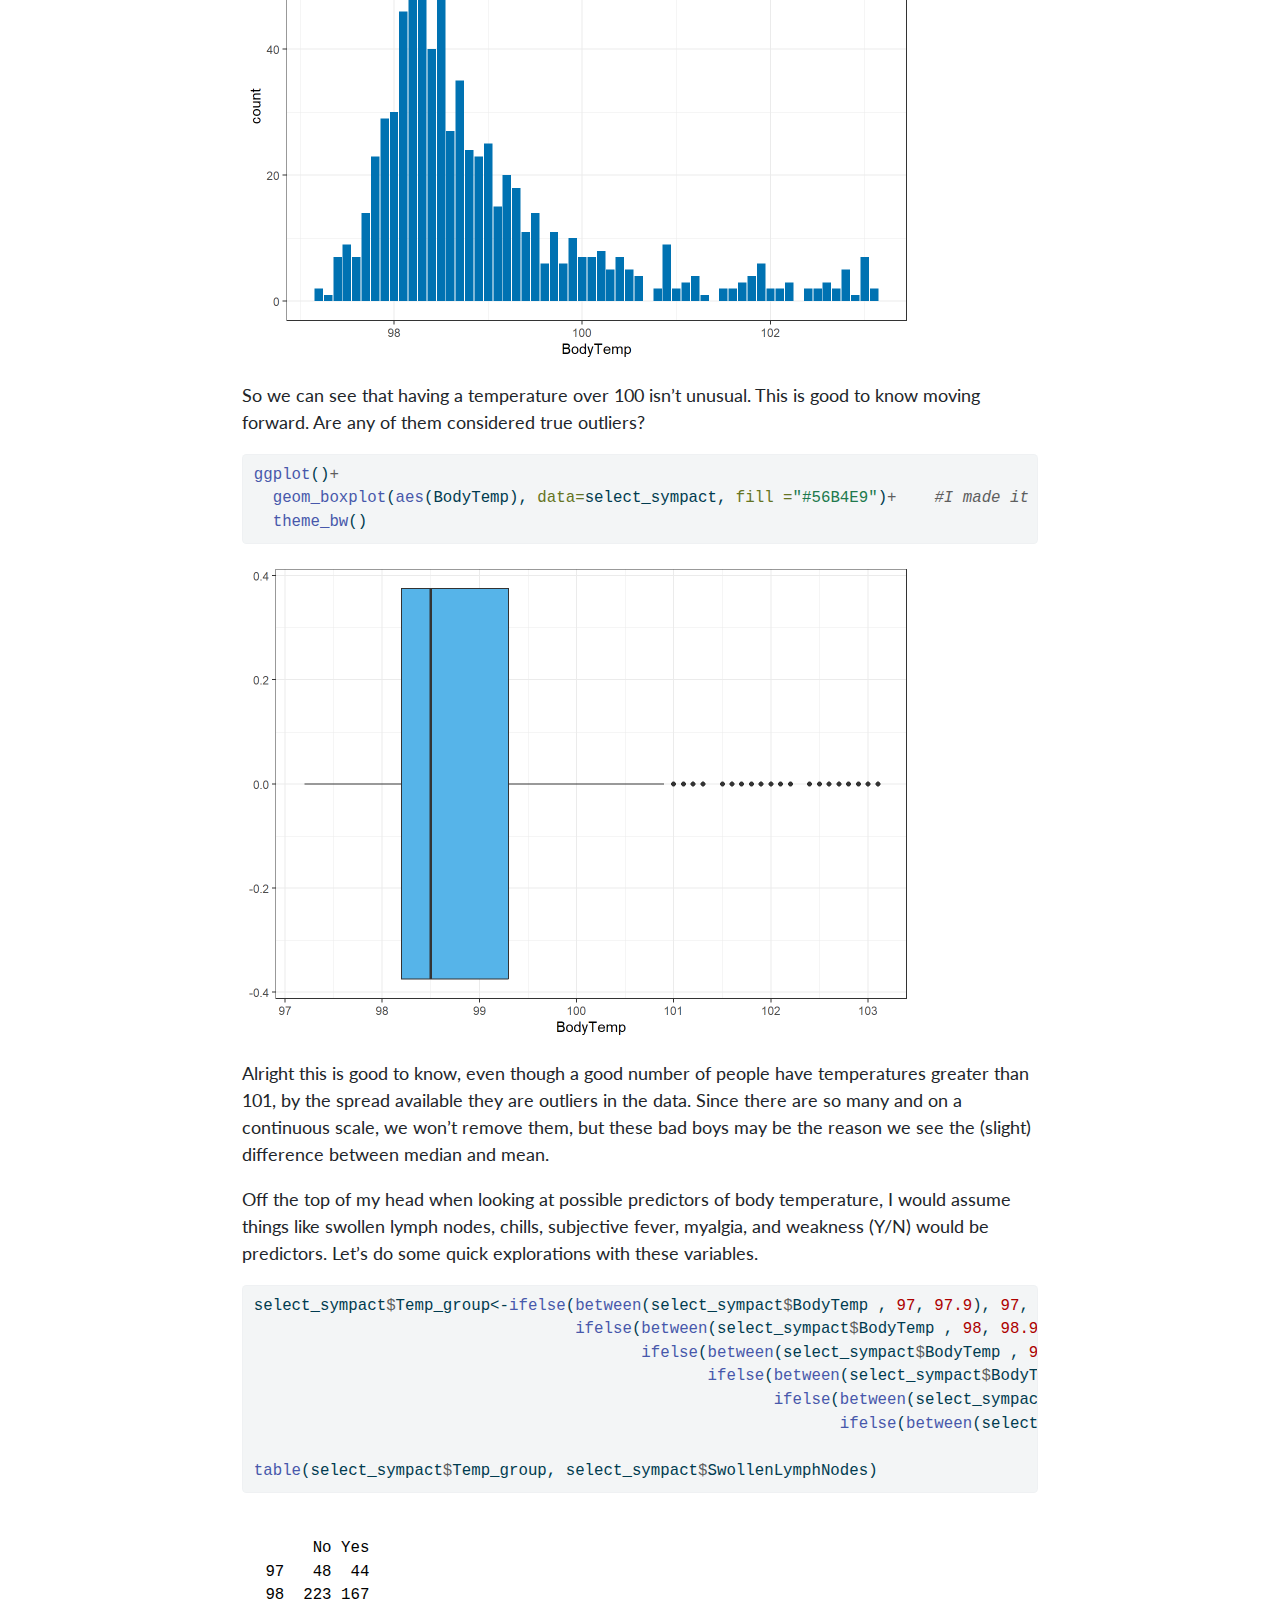
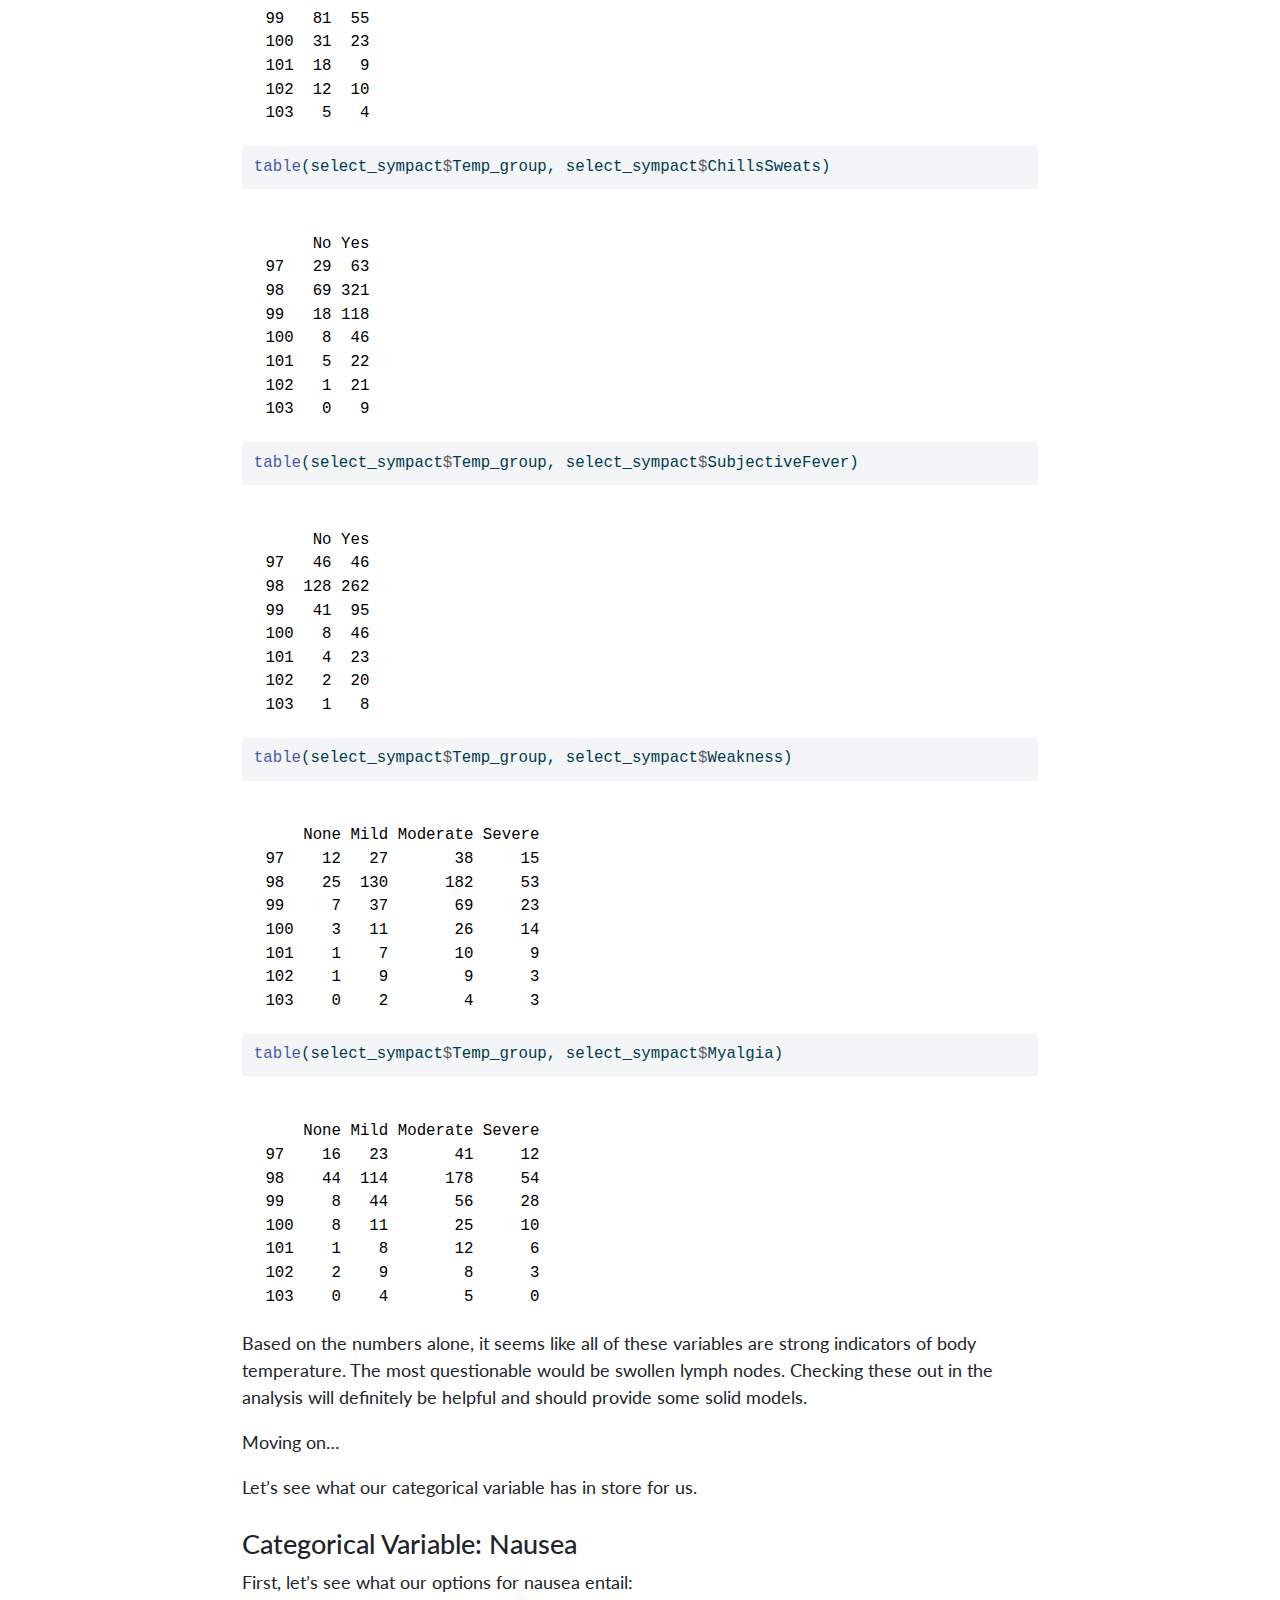
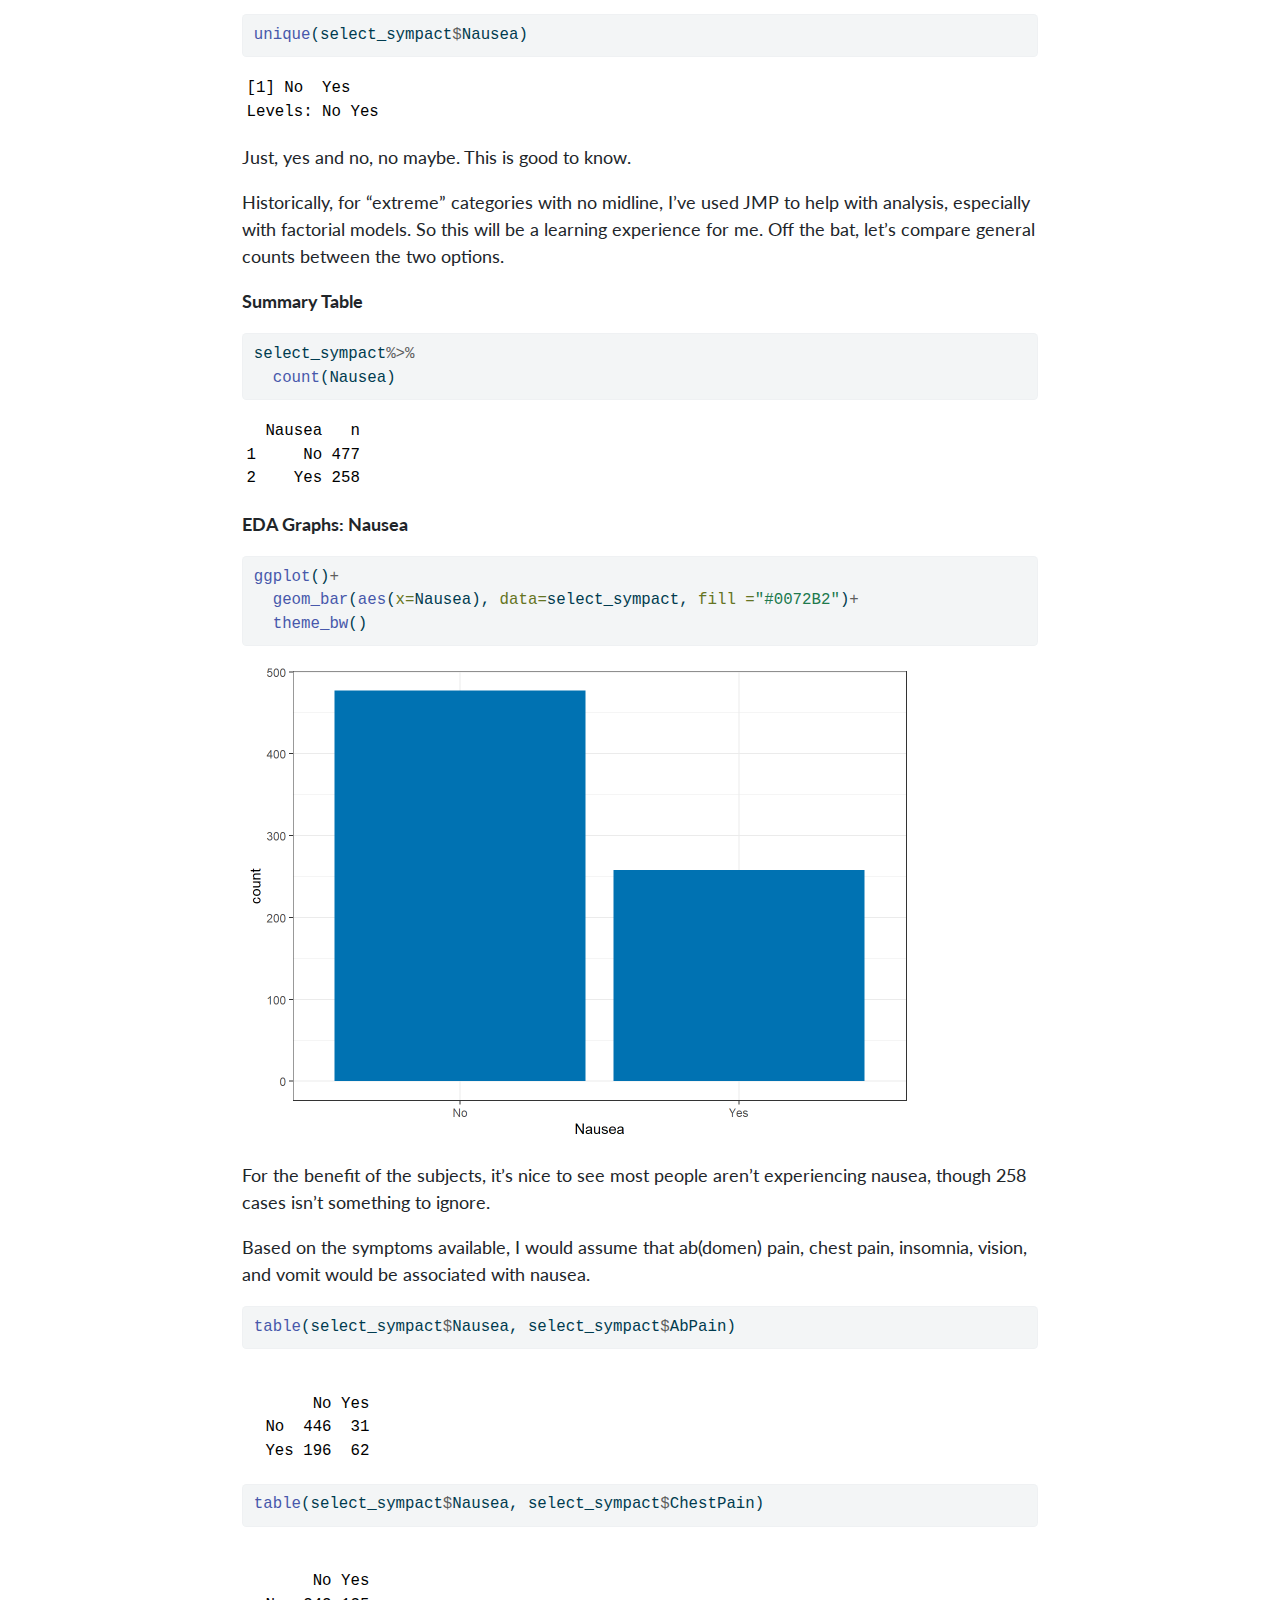
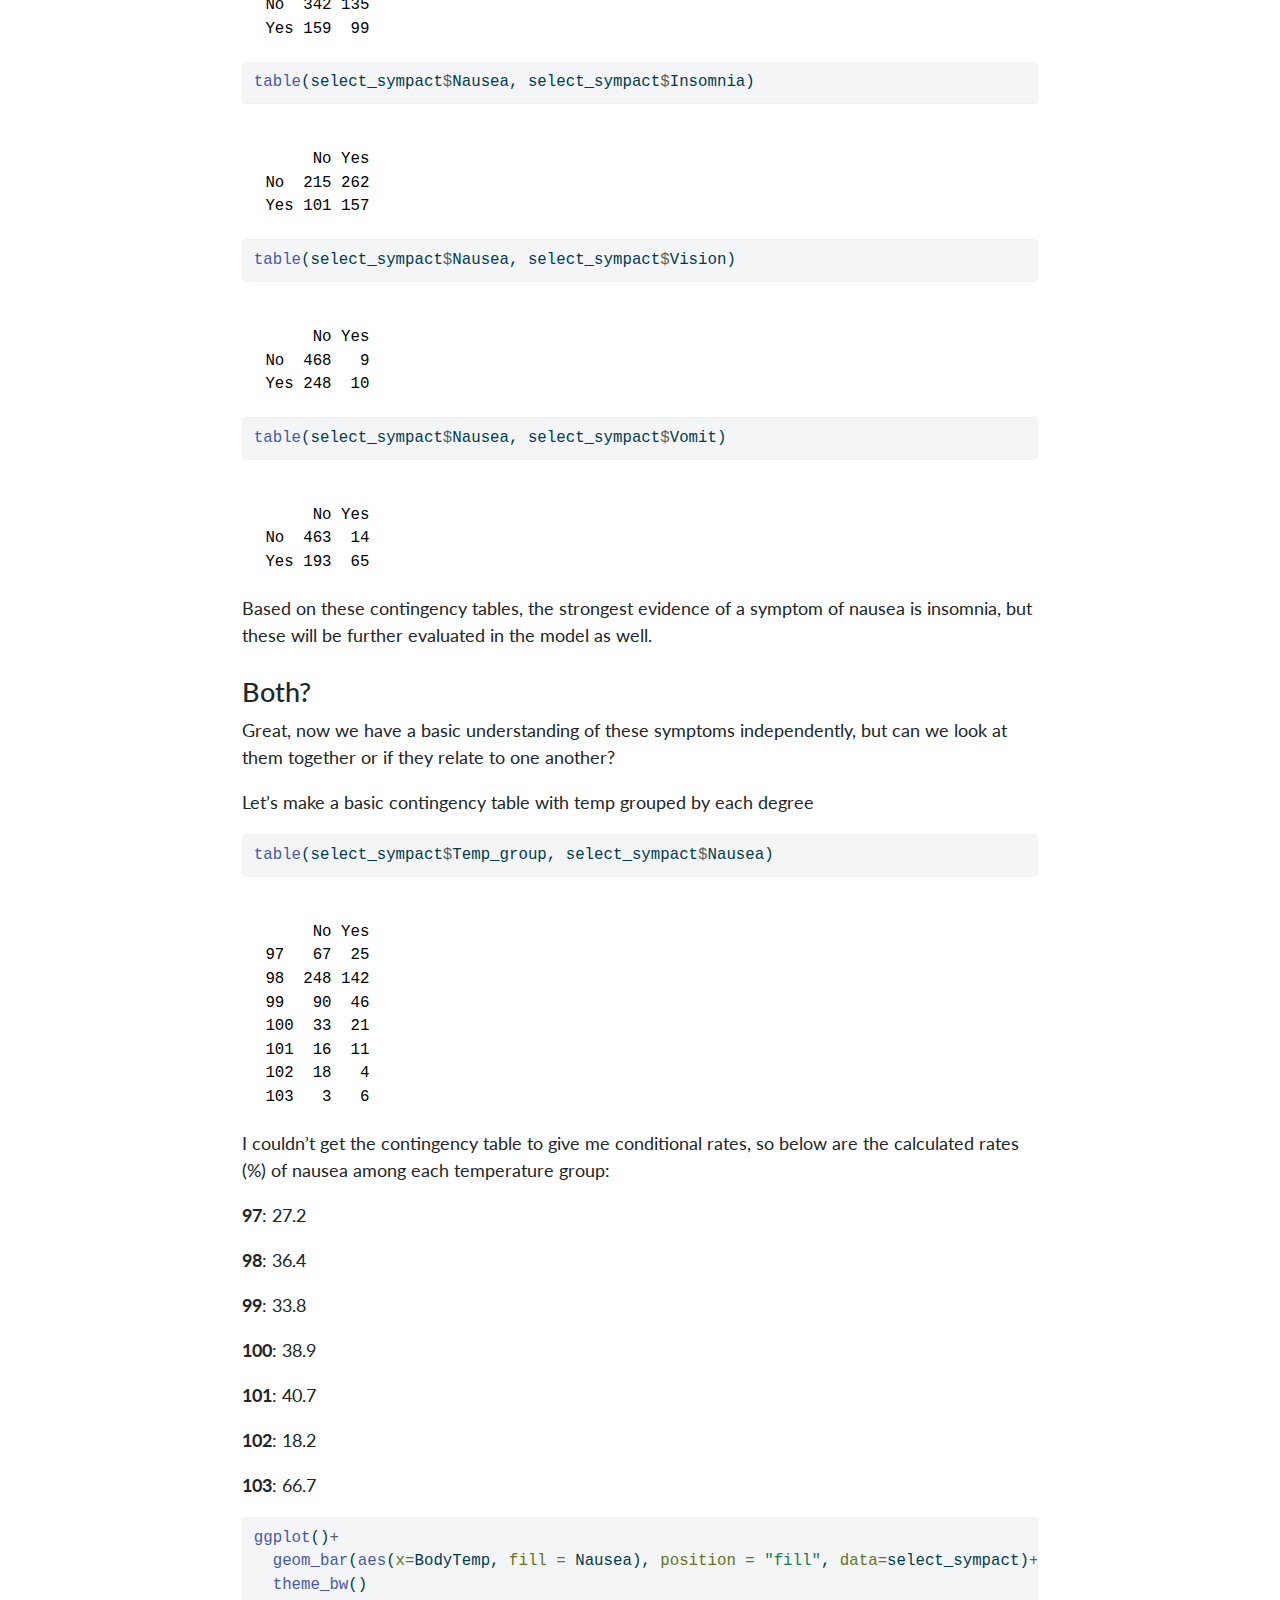
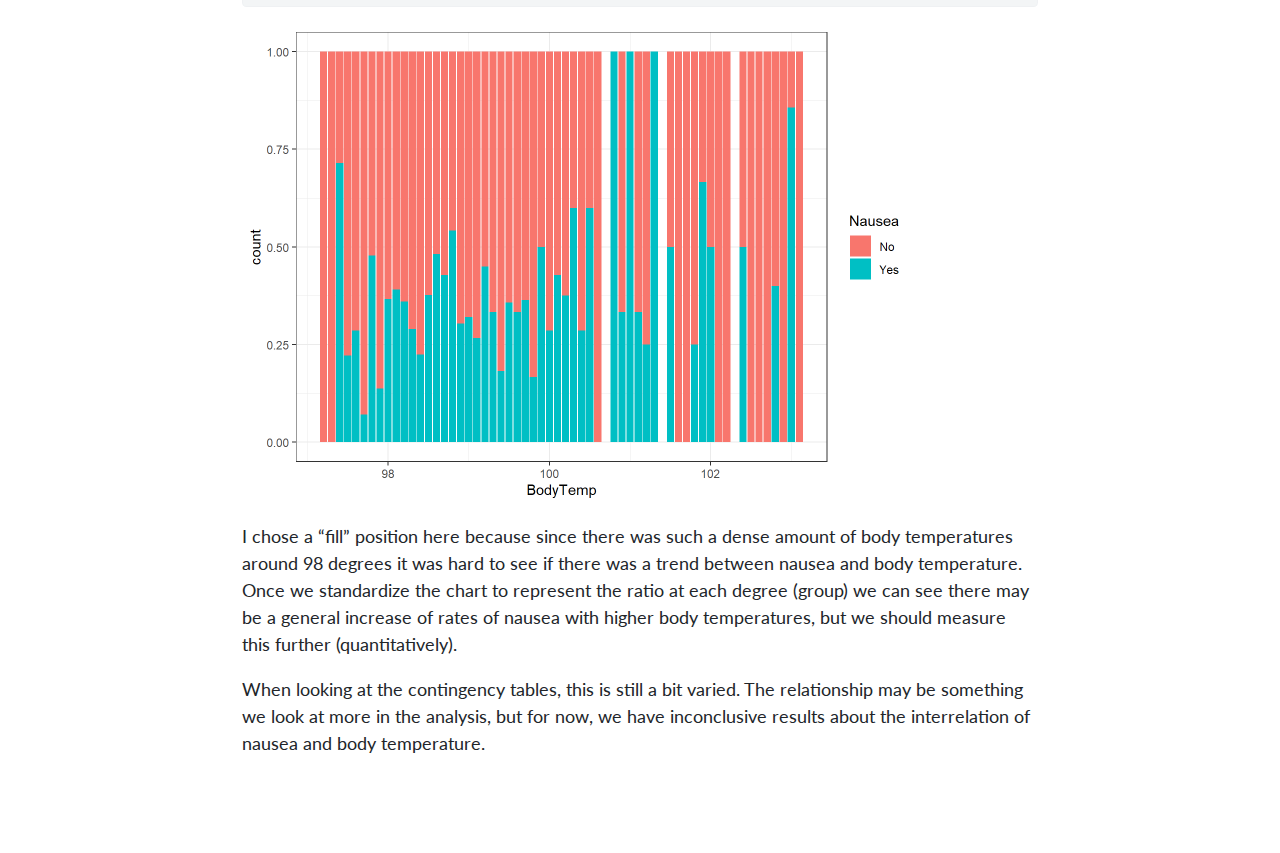
<file: docs/fluanalysis/code/exploration.html>
<!DOCTYPE html>
<html xmlns="http://www.w3.org/1999/xhtml" lang="en" xml:lang="en"><head>

<meta charset="utf-8">
<meta name="generator" content="quarto-1.2.313">

<meta name="viewport" content="width=device-width, initial-scale=1.0, user-scalable=yes">


<title>My Data Analysis Portfolio - Exploration</title>
<style>
code{white-space: pre-wrap;}
span.smallcaps{font-variant: small-caps;}
div.columns{display: flex; gap: min(4vw, 1.5em);}
div.column{flex: auto; overflow-x: auto;}
div.hanging-indent{margin-left: 1.5em; text-indent: -1.5em;}
ul.task-list{list-style: none;}
ul.task-list li input[type="checkbox"] {
  width: 0.8em;
  margin: 0 0.8em 0.2em -1.6em;
  vertical-align: middle;
}
pre > code.sourceCode { white-space: pre; position: relative; }
pre > code.sourceCode > span { display: inline-block; line-height: 1.25; }
pre > code.sourceCode > span:empty { height: 1.2em; }
.sourceCode { overflow: visible; }
code.sourceCode > span { color: inherit; text-decoration: inherit; }
div.sourceCode { margin: 1em 0; }
pre.sourceCode { margin: 0; }
@media screen {
div.sourceCode { overflow: auto; }
}
@media print {
pre > code.sourceCode { white-space: pre-wrap; }
pre > code.sourceCode > span { text-indent: -5em; padding-left: 5em; }
}
pre.numberSource code
  { counter-reset: source-line 0; }
pre.numberSource code > span
  { position: relative; left: -4em; counter-increment: source-line; }
pre.numberSource code > span > a:first-child::before
  { content: counter(source-line);
    position: relative; left: -1em; text-align: right; vertical-align: baseline;
    border: none; display: inline-block;
    -webkit-touch-callout: none; -webkit-user-select: none;
    -khtml-user-select: none; -moz-user-select: none;
    -ms-user-select: none; user-select: none;
    padding: 0 4px; width: 4em;
    color: #aaaaaa;
  }
pre.numberSource { margin-left: 3em; border-left: 1px solid #aaaaaa;  padding-left: 4px; }
div.sourceCode
  {   }
@media screen {
pre > code.sourceCode > span > a:first-child::before { text-decoration: underline; }
}
code span.al { color: #ff0000; font-weight: bold; } /* Alert */
code span.an { color: #60a0b0; font-weight: bold; font-style: italic; } /* Annotation */
code span.at { color: #7d9029; } /* Attribute */
code span.bn { color: #40a070; } /* BaseN */
code span.bu { color: #008000; } /* BuiltIn */
code span.cf { color: #007020; font-weight: bold; } /* ControlFlow */
code span.ch { color: #4070a0; } /* Char */
code span.cn { color: #880000; } /* Constant */
code span.co { color: #60a0b0; font-style: italic; } /* Comment */
code span.cv { color: #60a0b0; font-weight: bold; font-style: italic; } /* CommentVar */
code span.do { color: #ba2121; font-style: italic; } /* Documentation */
code span.dt { color: #902000; } /* DataType */
code span.dv { color: #40a070; } /* DecVal */
code span.er { color: #ff0000; font-weight: bold; } /* Error */
code span.ex { } /* Extension */
code span.fl { color: #40a070; } /* Float */
code span.fu { color: #06287e; } /* Function */
code span.im { color: #008000; font-weight: bold; } /* Import */
code span.in { color: #60a0b0; font-weight: bold; font-style: italic; } /* Information */
code span.kw { color: #007020; font-weight: bold; } /* Keyword */
code span.op { color: #666666; } /* Operator */
code span.ot { color: #007020; } /* Other */
code span.pp { color: #bc7a00; } /* Preprocessor */
code span.sc { color: #4070a0; } /* SpecialChar */
code span.ss { color: #bb6688; } /* SpecialString */
code span.st { color: #4070a0; } /* String */
code span.va { color: #19177c; } /* Variable */
code span.vs { color: #4070a0; } /* VerbatimString */
code span.wa { color: #60a0b0; font-weight: bold; font-style: italic; } /* Warning */
</style>


<script src="../../site_libs/quarto-nav/quarto-nav.js"></script>
<script src="../../site_libs/quarto-nav/headroom.min.js"></script>
<script src="../../site_libs/clipboard/clipboard.min.js"></script>
<script src="../../site_libs/quarto-search/autocomplete.umd.js"></script>
<script src="../../site_libs/quarto-search/fuse.min.js"></script>
<script src="../../site_libs/quarto-search/quarto-search.js"></script>
<meta name="quarto:offset" content="../../">
<script src="../../site_libs/quarto-html/quarto.js"></script>
<script src="../../site_libs/quarto-html/popper.min.js"></script>
<script src="../../site_libs/quarto-html/tippy.umd.min.js"></script>
<script src="../../site_libs/quarto-html/anchor.min.js"></script>
<link href="../../site_libs/quarto-html/tippy.css" rel="stylesheet">
<link href="../../site_libs/quarto-html/quarto-syntax-highlighting.css" rel="stylesheet" id="quarto-text-highlighting-styles">
<script src="../../site_libs/bootstrap/bootstrap.min.js"></script>
<link href="../../site_libs/bootstrap/bootstrap-icons.css" rel="stylesheet">
<link href="../../site_libs/bootstrap/bootstrap.min.css" rel="stylesheet" id="quarto-bootstrap" data-mode="light">
<script id="quarto-search-options" type="application/json">{
  "location": "navbar",
  "copy-button": false,
  "collapse-after": 3,
  "panel-placement": "end",
  "type": "overlay",
  "limit": 20,
  "language": {
    "search-no-results-text": "No results",
    "search-matching-documents-text": "matching documents",
    "search-copy-link-title": "Copy link to search",
    "search-hide-matches-text": "Hide additional matches",
    "search-more-match-text": "more match in this document",
    "search-more-matches-text": "more matches in this document",
    "search-clear-button-title": "Clear",
    "search-detached-cancel-button-title": "Cancel",
    "search-submit-button-title": "Submit"
  }
}</script>


<link rel="stylesheet" href="../../styles.css">
</head>

<body class="nav-fixed fullcontent">

<div id="quarto-search-results"></div>
  <header id="quarto-header" class="headroom fixed-top">
    <nav class="navbar navbar-expand-lg navbar-dark ">
      <div class="navbar-container container-fluid">
      <div class="navbar-brand-container">
    <a class="navbar-brand" href="../../index.html">
    <span class="navbar-title">My Data Analysis Portfolio</span>
    </a>
  </div>
          <button class="navbar-toggler" type="button" data-bs-toggle="collapse" data-bs-target="#navbarCollapse" aria-controls="navbarCollapse" aria-expanded="false" aria-label="Toggle navigation" onclick="if (window.quartoToggleHeadroom) { window.quartoToggleHeadroom(); }">
  <span class="navbar-toggler-icon"></span>
</button>
          <div class="collapse navbar-collapse" id="navbarCollapse">
            <ul class="navbar-nav navbar-nav-scroll me-auto">
  <li class="nav-item">
    <a class="nav-link" href="../.././aboutme.html">
 <span class="menu-text">About Me</span></a>
  </li>  
  <li class="nav-item dropdown ">
    <a class="nav-link dropdown-toggle" href="#" id="nav-menu-projects" role="button" data-bs-toggle="dropdown" aria-expanded="false">
 <span class="menu-text">Projects</span>
    </a>
    <ul class="dropdown-menu" aria-labelledby="nav-menu-projects">    
        <li>
    <a class="dropdown-item" href="../.././coding_exercise.html">
 <span class="dropdown-text">R Coding Exercise</span></a>
  </li>  
        <li>
    <a class="dropdown-item" href="../.././dataanalysis-exercise.html">
 <span class="dropdown-text">Data Analysis Exercise</span></a>
  </li>  
        <li>
    <a class="dropdown-item" href="../.././visualization_exercise.html">
 <span class="dropdown-text">Visualization Exercise</span></a>
  </li>  
        <li>
    <a class="dropdown-item" href="../.././tidytuesday_exercise.html">
 <span class="dropdown-text">Tidy Tuesday Exercise</span></a>
  </li>  
        <li>
    <a class="dropdown-item" href="../.././tidytuesday_exercise2.html">
 <span class="dropdown-text">Tidy Tuesday Exercise 2</span></a>
  </li>  
    </ul>
  </li>
  <li class="nav-item dropdown ">
    <a class="nav-link dropdown-toggle" href="#" id="nav-menu-flu-analysis-exercise" role="button" data-bs-toggle="dropdown" aria-expanded="false">
 <span class="menu-text">Flu Analysis Exercise</span>
    </a>
    <ul class="dropdown-menu" aria-labelledby="nav-menu-flu-analysis-exercise">    
        <li>
    <a class="dropdown-item" href="../.././fluanalysis/code/wrangling.html">
 <span class="dropdown-text">Wrangling</span></a>
  </li>  
        <li>
    <a class="dropdown-item" href="../.././fluanalysis/code/exploration.html">
 <span class="dropdown-text">Exploration</span></a>
  </li>  
        <li>
    <a class="dropdown-item" href="../.././fluanalysis/code/fitting.html">
 <span class="dropdown-text">Fitting</span></a>
  </li>  
        <li>
    <a class="dropdown-item" href="../.././fluanalysis/code/modeleval.html">
 <span class="dropdown-text">Model Evaluation</span></a>
  </li>  
        <li>
    <a class="dropdown-item" href="../.././fluanalysis/code/machinelearning.html">
 <span class="dropdown-text">Machine Learning</span></a>
  </li>  
    </ul>
  </li>
</ul>
            <ul class="navbar-nav navbar-nav-scroll ms-auto">
  <li class="nav-item compact">
    <a class="nav-link" href="https://github.com/ajklinker/abbieklinker-MADA-portfolio"><i class="bi bi-github" role="img">
</i> 
 <span class="menu-text"></span></a>
  </li>  
</ul>
              <div id="quarto-search" class="" title="Search"></div>
          </div> <!-- /navcollapse -->
      </div> <!-- /container-fluid -->
    </nav>
</header>
<!-- content -->
<div id="quarto-content" class="quarto-container page-columns page-rows-contents page-layout-article page-navbar">
<!-- sidebar -->
<!-- margin-sidebar -->
    
<!-- main -->
<main class="content" id="quarto-document-content">

<header id="title-block-header" class="quarto-title-block default">
<div class="quarto-title">
<h1 class="title">Exploration</h1>
</div>



<div class="quarto-title-meta">

    
  
    
  </div>
  

</header>

<section id="load-in-the-data" class="level2">
<h2 class="anchored" data-anchor-id="load-in-the-data">Load in the Data</h2>
<div class="cell">
<div class="sourceCode cell-code" id="cb1"><pre class="sourceCode r code-with-copy"><code class="sourceCode r"><span id="cb1-1"><a href="#cb1-1" aria-hidden="true" tabindex="-1"></a><span class="fu">load</span>(<span class="st">"../../fluanalysis/data/clean_symptoms.rds"</span>)</span></code><button title="Copy to Clipboard" class="code-copy-button"><i class="bi"></i></button></pre></div>
</div>
</section>
<section id="dora-the-explorer" class="level2">
<h2 class="anchored" data-anchor-id="dora-the-explorer">Dora the Explorer!</h2>
<p><strong>Goals:</strong> - For each (important) variable, produce and print some numerical output (e.g.&nbsp;a table or some summary statistics numbers).</p>
<ul>
<li><p>For each (important) continuous variable, create a histogram or density plot.</p></li>
<li><p>Create scatterplots or boxplots or similar plots for the variable you decided is your main outcome of interest and the most important (or all depending on number of variables) independent variables/predictors. For this dataset, you can pick and choose a few predictor variables.</p></li>
<li><p>Any other exploration steps that might be useful.</p></li>
</ul>
<section id="continuous-variable-body-temperature" class="level3">
<h3 class="anchored" data-anchor-id="continuous-variable-body-temperature">Continuous Variable: Body Temperature</h3>
<p>Let’s jump in with our continuous variable first.</p>
<p><strong>Summary Table</strong></p>
<div class="cell">
<div class="sourceCode cell-code" id="cb2"><pre class="sourceCode r code-with-copy"><code class="sourceCode r"><span id="cb2-1"><a href="#cb2-1" aria-hidden="true" tabindex="-1"></a>select_sympact<span class="sc">%&gt;%</span>   <span class="co">#need to include na.rm exception since we have those 5 pesky NAs</span></span>
<span id="cb2-2"><a href="#cb2-2" aria-hidden="true" tabindex="-1"></a>  <span class="fu">summarize</span>(<span class="at">Avg =</span> <span class="fu">mean</span>(BodyTemp, <span class="at">na.rm=</span> T),</span>
<span id="cb2-3"><a href="#cb2-3" aria-hidden="true" tabindex="-1"></a>            <span class="at">Min =</span> <span class="fu">min</span>(BodyTemp, <span class="at">na.rm=</span> T),</span>
<span id="cb2-4"><a href="#cb2-4" aria-hidden="true" tabindex="-1"></a>            <span class="at">Max =</span> <span class="fu">max</span>(BodyTemp, <span class="at">na.rm=</span> T),</span>
<span id="cb2-5"><a href="#cb2-5" aria-hidden="true" tabindex="-1"></a>            <span class="at">Range =</span> Max<span class="sc">-</span>Min,</span>
<span id="cb2-6"><a href="#cb2-6" aria-hidden="true" tabindex="-1"></a>            <span class="at">Q25 =</span> <span class="fu">quantile</span>(BodyTemp, <span class="at">probs =</span> .<span class="dv">25</span>, <span class="at">na.rm=</span> T), </span>
<span id="cb2-7"><a href="#cb2-7" aria-hidden="true" tabindex="-1"></a>            <span class="at">Median =</span> <span class="fu">median</span>(BodyTemp, <span class="at">na.rm=</span> T),</span>
<span id="cb2-8"><a href="#cb2-8" aria-hidden="true" tabindex="-1"></a>            <span class="at">Q75 =</span> <span class="fu">quantile</span>(BodyTemp, <span class="at">probs =</span> .<span class="dv">75</span>, <span class="at">na.rm=</span> T))</span></code><button title="Copy to Clipboard" class="code-copy-button"><i class="bi"></i></button></pre></div>
<div class="cell-output cell-output-stdout">
<pre><code>       Avg  Min   Max Range  Q25 Median  Q75
1 98.93507 97.2 103.1   5.9 98.2   98.5 99.3</code></pre>
</div>
</div>
<p>Off the bat, the good news is it doesn’t seem like we have any crazy outliers, as evidenced by the similarities between median and mean. Let’s make a graph to see if the 103 is an “outlier” (not large enough to be a true outlier, but maybe a lone wolf) or if there’s several participants with a fever &gt; 100.</p>
<p>Since we removed the unique visit number, we only have the one continuous variable, so this limits our possible EDA graph options.</p>
<p><strong>EDA Graphs: Body Temperature</strong></p>
<div class="cell">
<div class="sourceCode cell-code" id="cb4"><pre class="sourceCode r code-with-copy"><code class="sourceCode r"><span id="cb4-1"><a href="#cb4-1" aria-hidden="true" tabindex="-1"></a><span class="fu">ggplot</span>()<span class="sc">+</span></span>
<span id="cb4-2"><a href="#cb4-2" aria-hidden="true" tabindex="-1"></a>  <span class="fu">geom_bar</span>(<span class="fu">aes</span>(<span class="at">x=</span>BodyTemp), <span class="at">data=</span>select_sympact, <span class="at">fill =</span><span class="st">"#0072B2"</span>)<span class="sc">+</span>    <span class="co">#I made it a pretty color for fun :)</span></span>
<span id="cb4-3"><a href="#cb4-3" aria-hidden="true" tabindex="-1"></a>  <span class="fu">theme_bw</span>()</span></code><button title="Copy to Clipboard" class="code-copy-button"><i class="bi"></i></button></pre></div>
<div class="cell-output-display">
<p><img src="exploration_files/figure-html/unnamed-chunk-4-1.png" class="img-fluid" width="672"></p>
</div>
</div>
<p>So we can see that having a temperature over 100 isn’t unusual. This is good to know moving forward. Are any of them considered true outliers?</p>
<div class="cell">
<div class="sourceCode cell-code" id="cb5"><pre class="sourceCode r code-with-copy"><code class="sourceCode r"><span id="cb5-1"><a href="#cb5-1" aria-hidden="true" tabindex="-1"></a><span class="fu">ggplot</span>()<span class="sc">+</span></span>
<span id="cb5-2"><a href="#cb5-2" aria-hidden="true" tabindex="-1"></a>  <span class="fu">geom_boxplot</span>(<span class="fu">aes</span>(BodyTemp), <span class="at">data=</span>select_sympact, <span class="at">fill =</span><span class="st">"#56B4E9"</span>)<span class="sc">+</span>    <span class="co">#I made it a pretty color for fun :)</span></span>
<span id="cb5-3"><a href="#cb5-3" aria-hidden="true" tabindex="-1"></a>  <span class="fu">theme_bw</span>()</span></code><button title="Copy to Clipboard" class="code-copy-button"><i class="bi"></i></button></pre></div>
<div class="cell-output-display">
<p><img src="exploration_files/figure-html/unnamed-chunk-5-1.png" class="img-fluid" width="672"></p>
</div>
</div>
<p>Alright this is good to know, even though a good number of people have temperatures greater than 101, by the spread available they are outliers in the data. Since there are so many and on a continuous scale, we won’t remove them, but these bad boys may be the reason we see the (slight) difference between median and mean.</p>
<p>Off the top of my head when looking at possible predictors of body temperature, I would assume things like swollen lymph nodes, chills, subjective fever, myalgia, and weakness (Y/N) would be predictors. Let’s do some quick explorations with these variables.</p>
<div class="cell">
<div class="sourceCode cell-code" id="cb6"><pre class="sourceCode r code-with-copy"><code class="sourceCode r"><span id="cb6-1"><a href="#cb6-1" aria-hidden="true" tabindex="-1"></a>select_sympact<span class="sc">$</span>Temp_group<span class="ot">&lt;-</span><span class="fu">ifelse</span>(<span class="fu">between</span>(select_sympact<span class="sc">$</span>BodyTemp , <span class="dv">97</span>, <span class="fl">97.9</span>), <span class="dv">97</span>, </span>
<span id="cb6-2"><a href="#cb6-2" aria-hidden="true" tabindex="-1"></a>                                  <span class="fu">ifelse</span>(<span class="fu">between</span>(select_sympact<span class="sc">$</span>BodyTemp , <span class="dv">98</span>, <span class="fl">98.9</span>), <span class="dv">98</span>,</span>
<span id="cb6-3"><a href="#cb6-3" aria-hidden="true" tabindex="-1"></a>                                         <span class="fu">ifelse</span>(<span class="fu">between</span>(select_sympact<span class="sc">$</span>BodyTemp , <span class="dv">99</span>, <span class="fl">99.9</span>), <span class="dv">99</span>,</span>
<span id="cb6-4"><a href="#cb6-4" aria-hidden="true" tabindex="-1"></a>                                                <span class="fu">ifelse</span>(<span class="fu">between</span>(select_sympact<span class="sc">$</span>BodyTemp , <span class="dv">100</span>, <span class="fl">100.9</span>), <span class="dv">100</span>,</span>
<span id="cb6-5"><a href="#cb6-5" aria-hidden="true" tabindex="-1"></a>                                                       <span class="fu">ifelse</span>(<span class="fu">between</span>(select_sympact<span class="sc">$</span>BodyTemp , <span class="dv">101</span>, <span class="fl">101.9</span>), <span class="dv">101</span>,</span>
<span id="cb6-6"><a href="#cb6-6" aria-hidden="true" tabindex="-1"></a>                                                              <span class="fu">ifelse</span>(<span class="fu">between</span>(select_sympact<span class="sc">$</span>BodyTemp , <span class="dv">102</span>, <span class="fl">102.9</span>), <span class="dv">102</span>, <span class="dv">103</span>))))))</span>
<span id="cb6-7"><a href="#cb6-7" aria-hidden="true" tabindex="-1"></a></span>
<span id="cb6-8"><a href="#cb6-8" aria-hidden="true" tabindex="-1"></a><span class="fu">table</span>(select_sympact<span class="sc">$</span>Temp_group, select_sympact<span class="sc">$</span>SwollenLymphNodes)</span></code><button title="Copy to Clipboard" class="code-copy-button"><i class="bi"></i></button></pre></div>
<div class="cell-output cell-output-stdout">
<pre><code>     
       No Yes
  97   48  44
  98  223 167
  99   81  55
  100  31  23
  101  18   9
  102  12  10
  103   5   4</code></pre>
</div>
<div class="sourceCode cell-code" id="cb8"><pre class="sourceCode r code-with-copy"><code class="sourceCode r"><span id="cb8-1"><a href="#cb8-1" aria-hidden="true" tabindex="-1"></a><span class="fu">table</span>(select_sympact<span class="sc">$</span>Temp_group, select_sympact<span class="sc">$</span>ChillsSweats)</span></code><button title="Copy to Clipboard" class="code-copy-button"><i class="bi"></i></button></pre></div>
<div class="cell-output cell-output-stdout">
<pre><code>     
       No Yes
  97   29  63
  98   69 321
  99   18 118
  100   8  46
  101   5  22
  102   1  21
  103   0   9</code></pre>
</div>
<div class="sourceCode cell-code" id="cb10"><pre class="sourceCode r code-with-copy"><code class="sourceCode r"><span id="cb10-1"><a href="#cb10-1" aria-hidden="true" tabindex="-1"></a><span class="fu">table</span>(select_sympact<span class="sc">$</span>Temp_group, select_sympact<span class="sc">$</span>SubjectiveFever)</span></code><button title="Copy to Clipboard" class="code-copy-button"><i class="bi"></i></button></pre></div>
<div class="cell-output cell-output-stdout">
<pre><code>     
       No Yes
  97   46  46
  98  128 262
  99   41  95
  100   8  46
  101   4  23
  102   2  20
  103   1   8</code></pre>
</div>
<div class="sourceCode cell-code" id="cb12"><pre class="sourceCode r code-with-copy"><code class="sourceCode r"><span id="cb12-1"><a href="#cb12-1" aria-hidden="true" tabindex="-1"></a><span class="fu">table</span>(select_sympact<span class="sc">$</span>Temp_group, select_sympact<span class="sc">$</span>Weakness)</span></code><button title="Copy to Clipboard" class="code-copy-button"><i class="bi"></i></button></pre></div>
<div class="cell-output cell-output-stdout">
<pre><code>     
      None Mild Moderate Severe
  97    12   27       38     15
  98    25  130      182     53
  99     7   37       69     23
  100    3   11       26     14
  101    1    7       10      9
  102    1    9        9      3
  103    0    2        4      3</code></pre>
</div>
<div class="sourceCode cell-code" id="cb14"><pre class="sourceCode r code-with-copy"><code class="sourceCode r"><span id="cb14-1"><a href="#cb14-1" aria-hidden="true" tabindex="-1"></a><span class="fu">table</span>(select_sympact<span class="sc">$</span>Temp_group, select_sympact<span class="sc">$</span>Myalgia)</span></code><button title="Copy to Clipboard" class="code-copy-button"><i class="bi"></i></button></pre></div>
<div class="cell-output cell-output-stdout">
<pre><code>     
      None Mild Moderate Severe
  97    16   23       41     12
  98    44  114      178     54
  99     8   44       56     28
  100    8   11       25     10
  101    1    8       12      6
  102    2    9        8      3
  103    0    4        5      0</code></pre>
</div>
</div>
<p>Based on the numbers alone, it seems like all of these variables are strong indicators of body temperature. The most questionable would be swollen lymph nodes. Checking these out in the analysis will definitely be helpful and should provide some solid models.</p>
<p>Moving on…</p>
<p>Let’s see what our categorical variable has in store for us.</p>
</section>
<section id="categorical-variable-nausea" class="level3">
<h3 class="anchored" data-anchor-id="categorical-variable-nausea">Categorical Variable: Nausea</h3>
<p>First, let’s see what our options for nausea entail:</p>
<div class="cell">
<div class="sourceCode cell-code" id="cb16"><pre class="sourceCode r code-with-copy"><code class="sourceCode r"><span id="cb16-1"><a href="#cb16-1" aria-hidden="true" tabindex="-1"></a><span class="fu">unique</span>(select_sympact<span class="sc">$</span>Nausea)</span></code><button title="Copy to Clipboard" class="code-copy-button"><i class="bi"></i></button></pre></div>
<div class="cell-output cell-output-stdout">
<pre><code>[1] No  Yes
Levels: No Yes</code></pre>
</div>
</div>
<p>Just, yes and no, no maybe. This is good to know.</p>
<p>Historically, for “extreme” categories with no midline, I’ve used JMP to help with analysis, especially with factorial models. So this will be a learning experience for me. Off the bat, let’s compare general counts between the two options.</p>
<p><strong>Summary Table</strong></p>
<div class="cell">
<div class="sourceCode cell-code" id="cb18"><pre class="sourceCode r code-with-copy"><code class="sourceCode r"><span id="cb18-1"><a href="#cb18-1" aria-hidden="true" tabindex="-1"></a>select_sympact<span class="sc">%&gt;%</span>   </span>
<span id="cb18-2"><a href="#cb18-2" aria-hidden="true" tabindex="-1"></a>  <span class="fu">count</span>(Nausea)</span></code><button title="Copy to Clipboard" class="code-copy-button"><i class="bi"></i></button></pre></div>
<div class="cell-output cell-output-stdout">
<pre><code>  Nausea   n
1     No 477
2    Yes 258</code></pre>
</div>
</div>
<p><strong>EDA Graphs: Nausea</strong></p>
<div class="cell">
<div class="sourceCode cell-code" id="cb20"><pre class="sourceCode r code-with-copy"><code class="sourceCode r"><span id="cb20-1"><a href="#cb20-1" aria-hidden="true" tabindex="-1"></a><span class="fu">ggplot</span>()<span class="sc">+</span></span>
<span id="cb20-2"><a href="#cb20-2" aria-hidden="true" tabindex="-1"></a>  <span class="fu">geom_bar</span>(<span class="fu">aes</span>(<span class="at">x=</span>Nausea), <span class="at">data=</span>select_sympact, <span class="at">fill =</span><span class="st">"#0072B2"</span>)<span class="sc">+</span>    </span>
<span id="cb20-3"><a href="#cb20-3" aria-hidden="true" tabindex="-1"></a>  <span class="fu">theme_bw</span>()</span></code><button title="Copy to Clipboard" class="code-copy-button"><i class="bi"></i></button></pre></div>
<div class="cell-output-display">
<p><img src="exploration_files/figure-html/unnamed-chunk-9-1.png" class="img-fluid" width="672"></p>
</div>
</div>
<p>For the benefit of the subjects, it’s nice to see most people aren’t experiencing nausea, though 258 cases isn’t something to ignore.</p>
<p>Based on the symptoms available, I would assume that ab(domen) pain, chest pain, insomnia, vision, and vomit would be associated with nausea.</p>
<div class="cell">
<div class="sourceCode cell-code" id="cb21"><pre class="sourceCode r code-with-copy"><code class="sourceCode r"><span id="cb21-1"><a href="#cb21-1" aria-hidden="true" tabindex="-1"></a><span class="fu">table</span>(select_sympact<span class="sc">$</span>Nausea, select_sympact<span class="sc">$</span>AbPain)</span></code><button title="Copy to Clipboard" class="code-copy-button"><i class="bi"></i></button></pre></div>
<div class="cell-output cell-output-stdout">
<pre><code>     
       No Yes
  No  446  31
  Yes 196  62</code></pre>
</div>
<div class="sourceCode cell-code" id="cb23"><pre class="sourceCode r code-with-copy"><code class="sourceCode r"><span id="cb23-1"><a href="#cb23-1" aria-hidden="true" tabindex="-1"></a><span class="fu">table</span>(select_sympact<span class="sc">$</span>Nausea, select_sympact<span class="sc">$</span>ChestPain)</span></code><button title="Copy to Clipboard" class="code-copy-button"><i class="bi"></i></button></pre></div>
<div class="cell-output cell-output-stdout">
<pre><code>     
       No Yes
  No  342 135
  Yes 159  99</code></pre>
</div>
<div class="sourceCode cell-code" id="cb25"><pre class="sourceCode r code-with-copy"><code class="sourceCode r"><span id="cb25-1"><a href="#cb25-1" aria-hidden="true" tabindex="-1"></a><span class="fu">table</span>(select_sympact<span class="sc">$</span>Nausea, select_sympact<span class="sc">$</span>Insomnia)</span></code><button title="Copy to Clipboard" class="code-copy-button"><i class="bi"></i></button></pre></div>
<div class="cell-output cell-output-stdout">
<pre><code>     
       No Yes
  No  215 262
  Yes 101 157</code></pre>
</div>
<div class="sourceCode cell-code" id="cb27"><pre class="sourceCode r code-with-copy"><code class="sourceCode r"><span id="cb27-1"><a href="#cb27-1" aria-hidden="true" tabindex="-1"></a><span class="fu">table</span>(select_sympact<span class="sc">$</span>Nausea, select_sympact<span class="sc">$</span>Vision)</span></code><button title="Copy to Clipboard" class="code-copy-button"><i class="bi"></i></button></pre></div>
<div class="cell-output cell-output-stdout">
<pre><code>     
       No Yes
  No  468   9
  Yes 248  10</code></pre>
</div>
<div class="sourceCode cell-code" id="cb29"><pre class="sourceCode r code-with-copy"><code class="sourceCode r"><span id="cb29-1"><a href="#cb29-1" aria-hidden="true" tabindex="-1"></a><span class="fu">table</span>(select_sympact<span class="sc">$</span>Nausea, select_sympact<span class="sc">$</span>Vomit)</span></code><button title="Copy to Clipboard" class="code-copy-button"><i class="bi"></i></button></pre></div>
<div class="cell-output cell-output-stdout">
<pre><code>     
       No Yes
  No  463  14
  Yes 193  65</code></pre>
</div>
</div>
<p>Based on these contingency tables, the strongest evidence of a symptom of nausea is insomnia, but these will be further evaluated in the model as well.</p>
</section>
<section id="both" class="level3">
<h3 class="anchored" data-anchor-id="both">Both?</h3>
<p>Great, now we have a basic understanding of these symptoms independently, but can we look at them together or if they relate to one another?</p>
<p>Let’s make a basic contingency table with temp grouped by each degree</p>
<div class="cell">
<div class="sourceCode cell-code" id="cb31"><pre class="sourceCode r code-with-copy"><code class="sourceCode r"><span id="cb31-1"><a href="#cb31-1" aria-hidden="true" tabindex="-1"></a><span class="fu">table</span>(select_sympact<span class="sc">$</span>Temp_group, select_sympact<span class="sc">$</span>Nausea)</span></code><button title="Copy to Clipboard" class="code-copy-button"><i class="bi"></i></button></pre></div>
<div class="cell-output cell-output-stdout">
<pre><code>     
       No Yes
  97   67  25
  98  248 142
  99   90  46
  100  33  21
  101  16  11
  102  18   4
  103   3   6</code></pre>
</div>
</div>
<p>I couldn’t get the contingency table to give me conditional rates, so below are the calculated rates (%) of nausea among each temperature group:</p>
<p><strong>97</strong>: 27.2</p>
<p><strong>98</strong>: 36.4</p>
<p><strong>99</strong>: 33.8</p>
<p><strong>100</strong>: 38.9</p>
<p><strong>101</strong>: 40.7</p>
<p><strong>102</strong>: 18.2</p>
<p><strong>103</strong>: 66.7</p>
<div class="cell">
<div class="sourceCode cell-code" id="cb33"><pre class="sourceCode r code-with-copy"><code class="sourceCode r"><span id="cb33-1"><a href="#cb33-1" aria-hidden="true" tabindex="-1"></a><span class="fu">ggplot</span>()<span class="sc">+</span></span>
<span id="cb33-2"><a href="#cb33-2" aria-hidden="true" tabindex="-1"></a>  <span class="fu">geom_bar</span>(<span class="fu">aes</span>(<span class="at">x=</span>BodyTemp, <span class="at">fill =</span> Nausea), <span class="at">position =</span> <span class="st">"fill"</span>, <span class="at">data=</span>select_sympact)<span class="sc">+</span>    </span>
<span id="cb33-3"><a href="#cb33-3" aria-hidden="true" tabindex="-1"></a>  <span class="fu">theme_bw</span>()</span></code><button title="Copy to Clipboard" class="code-copy-button"><i class="bi"></i></button></pre></div>
<div class="cell-output-display">
<p><img src="exploration_files/figure-html/unnamed-chunk-12-1.png" class="img-fluid" width="672"></p>
</div>
</div>
<p>I chose a “fill” position here because since there was such a dense amount of body temperatures around 98 degrees it was hard to see if there was a trend between nausea and body temperature. Once we standardize the chart to represent the ratio at each degree (group) we can see there may be a general increase of rates of nausea with higher body temperatures, but we should measure this further (quantitatively).</p>
<p>When looking at the contingency tables, this is still a bit varied. The relationship may be something we look at more in the analysis, but for now, we have inconclusive results about the interrelation of nausea and body temperature.</p>


</section>
</section>

</main> <!-- /main -->
<script id="quarto-html-after-body" type="application/javascript">
window.document.addEventListener("DOMContentLoaded", function (event) {
  const toggleBodyColorMode = (bsSheetEl) => {
    const mode = bsSheetEl.getAttribute("data-mode");
    const bodyEl = window.document.querySelector("body");
    if (mode === "dark") {
      bodyEl.classList.add("quarto-dark");
      bodyEl.classList.remove("quarto-light");
    } else {
      bodyEl.classList.add("quarto-light");
      bodyEl.classList.remove("quarto-dark");
    }
  }
  const toggleBodyColorPrimary = () => {
    const bsSheetEl = window.document.querySelector("link#quarto-bootstrap");
    if (bsSheetEl) {
      toggleBodyColorMode(bsSheetEl);
    }
  }
  toggleBodyColorPrimary();  
  const icon = "";
  const anchorJS = new window.AnchorJS();
  anchorJS.options = {
    placement: 'right',
    icon: icon
  };
  anchorJS.add('.anchored');
  const clipboard = new window.ClipboardJS('.code-copy-button', {
    target: function(trigger) {
      return trigger.previousElementSibling;
    }
  });
  clipboard.on('success', function(e) {
    // button target
    const button = e.trigger;
    // don't keep focus
    button.blur();
    // flash "checked"
    button.classList.add('code-copy-button-checked');
    var currentTitle = button.getAttribute("title");
    button.setAttribute("title", "Copied!");
    let tooltip;
    if (window.bootstrap) {
      button.setAttribute("data-bs-toggle", "tooltip");
      button.setAttribute("data-bs-placement", "left");
      button.setAttribute("data-bs-title", "Copied!");
      tooltip = new bootstrap.Tooltip(button, 
        { trigger: "manual", 
          customClass: "code-copy-button-tooltip",
          offset: [0, -8]});
      tooltip.show();    
    }
    setTimeout(function() {
      if (tooltip) {
        tooltip.hide();
        button.removeAttribute("data-bs-title");
        button.removeAttribute("data-bs-toggle");
        button.removeAttribute("data-bs-placement");
      }
      button.setAttribute("title", currentTitle);
      button.classList.remove('code-copy-button-checked');
    }, 1000);
    // clear code selection
    e.clearSelection();
  });
  function tippyHover(el, contentFn) {
    const config = {
      allowHTML: true,
      content: contentFn,
      maxWidth: 500,
      delay: 100,
      arrow: false,
      appendTo: function(el) {
          return el.parentElement;
      },
      interactive: true,
      interactiveBorder: 10,
      theme: 'quarto',
      placement: 'bottom-start'
    };
    window.tippy(el, config); 
  }
  const noterefs = window.document.querySelectorAll('a[role="doc-noteref"]');
  for (var i=0; i<noterefs.length; i++) {
    const ref = noterefs[i];
    tippyHover(ref, function() {
      // use id or data attribute instead here
      let href = ref.getAttribute('data-footnote-href') || ref.getAttribute('href');
      try { href = new URL(href).hash; } catch {}
      const id = href.replace(/^#\/?/, "");
      const note = window.document.getElementById(id);
      return note.innerHTML;
    });
  }
  const findCites = (el) => {
    const parentEl = el.parentElement;
    if (parentEl) {
      const cites = parentEl.dataset.cites;
      if (cites) {
        return {
          el,
          cites: cites.split(' ')
        };
      } else {
        return findCites(el.parentElement)
      }
    } else {
      return undefined;
    }
  };
  var bibliorefs = window.document.querySelectorAll('a[role="doc-biblioref"]');
  for (var i=0; i<bibliorefs.length; i++) {
    const ref = bibliorefs[i];
    const citeInfo = findCites(ref);
    if (citeInfo) {
      tippyHover(citeInfo.el, function() {
        var popup = window.document.createElement('div');
        citeInfo.cites.forEach(function(cite) {
          var citeDiv = window.document.createElement('div');
          citeDiv.classList.add('hanging-indent');
          citeDiv.classList.add('csl-entry');
          var biblioDiv = window.document.getElementById('ref-' + cite);
          if (biblioDiv) {
            citeDiv.innerHTML = biblioDiv.innerHTML;
          }
          popup.appendChild(citeDiv);
        });
        return popup.innerHTML;
      });
    }
  }
});
</script>
</div> <!-- /content -->



</body></html>
</file>
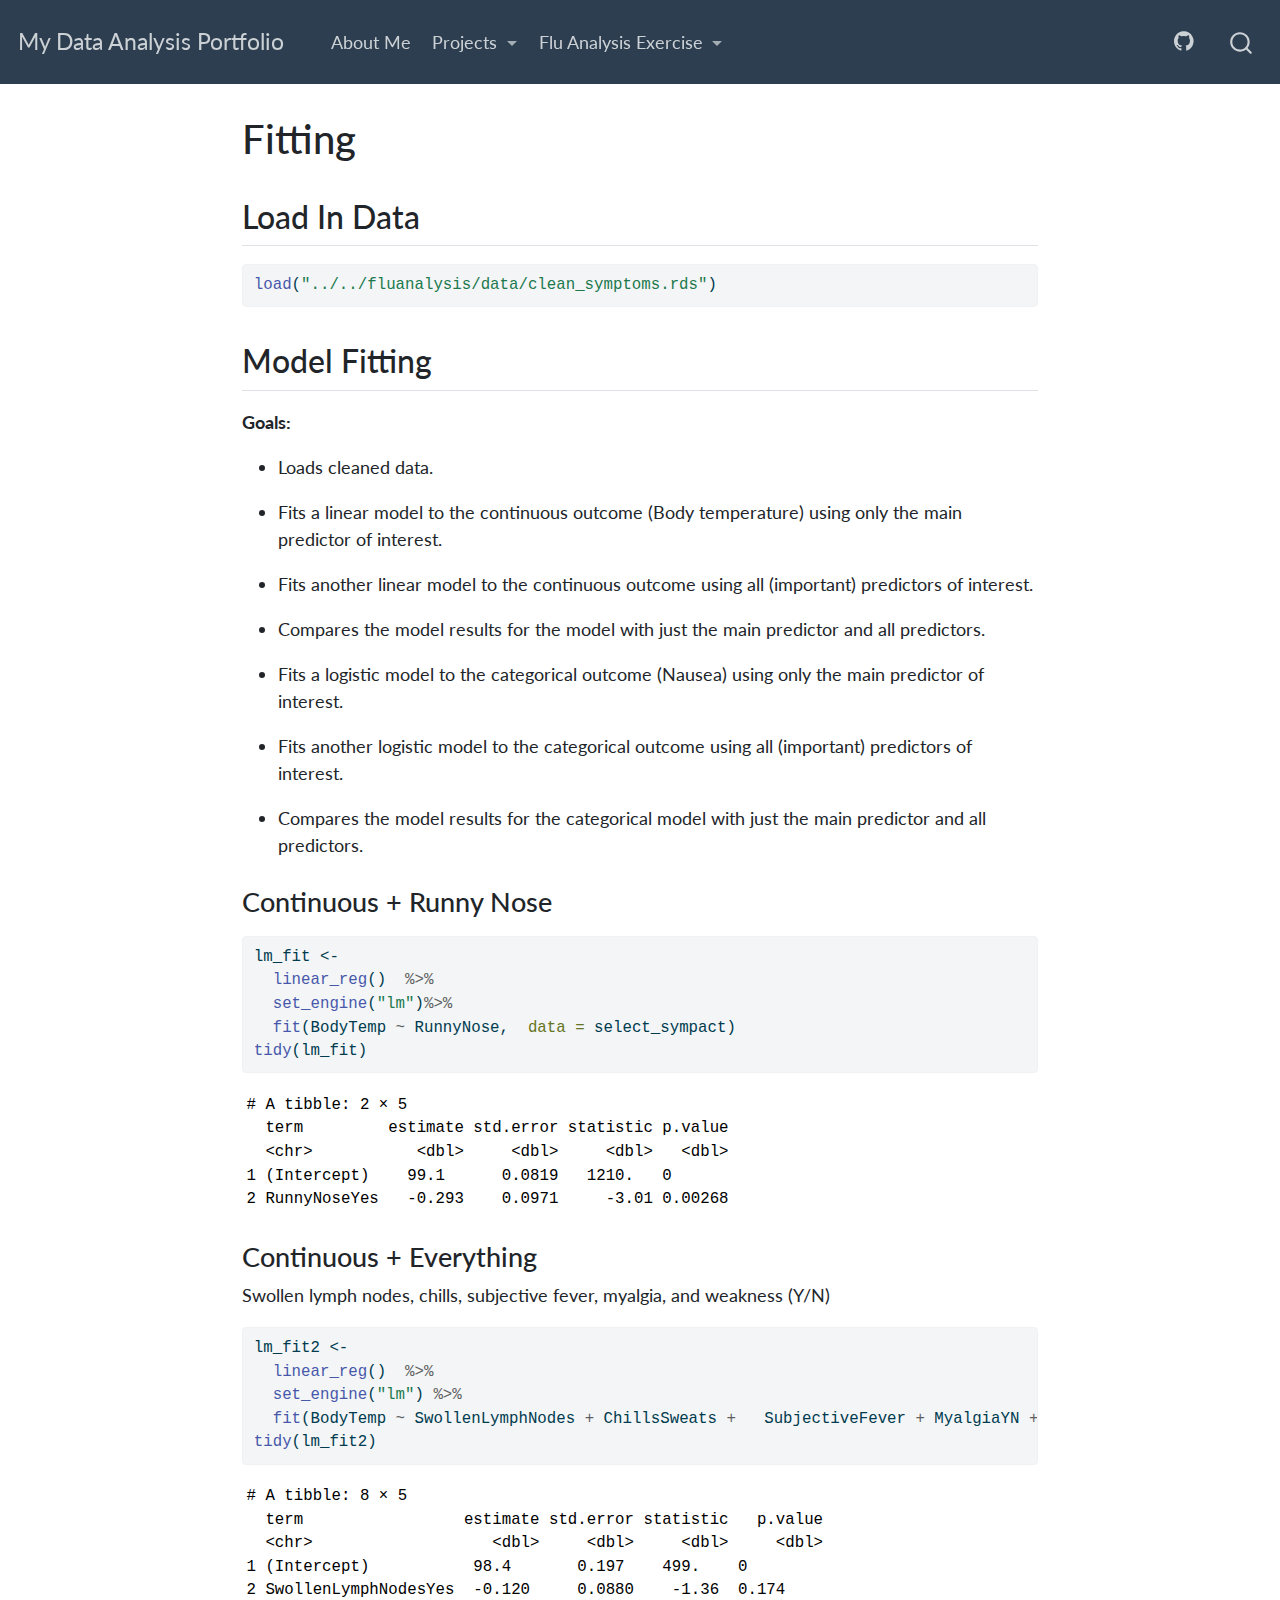
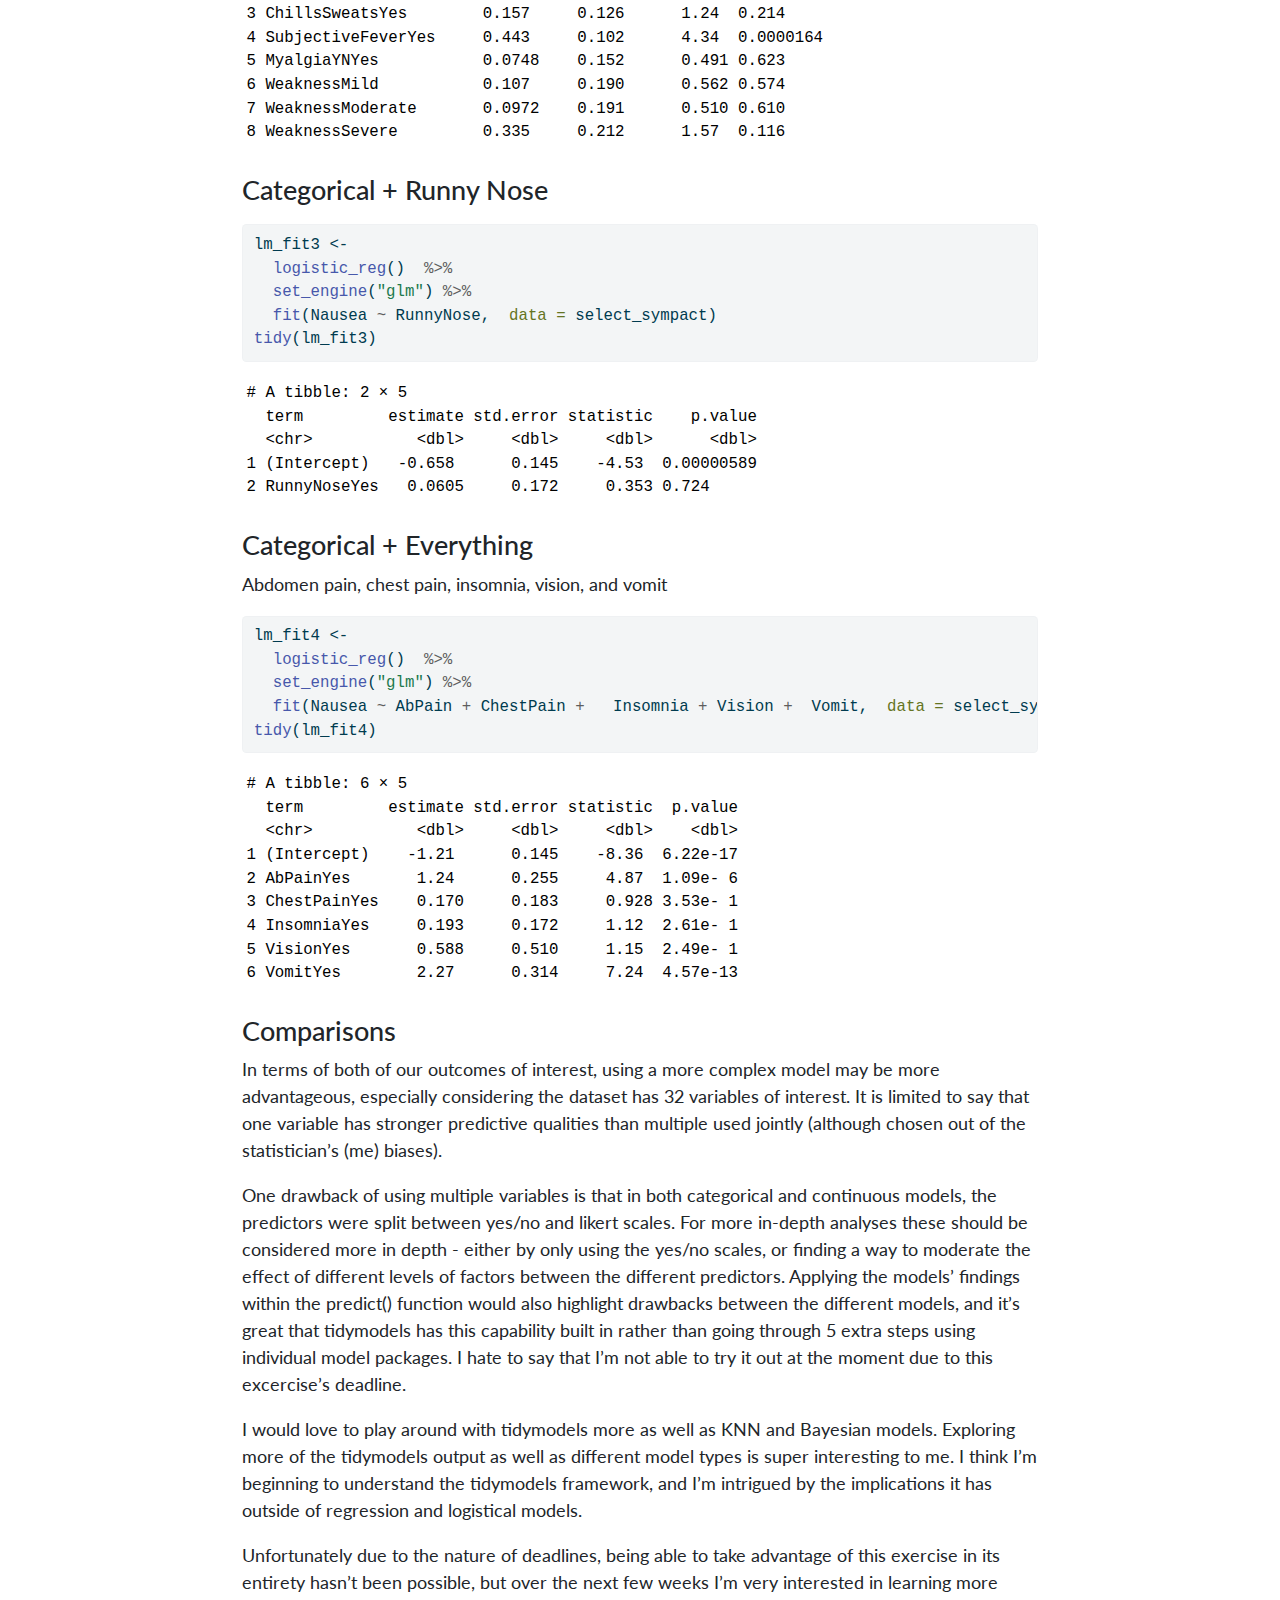
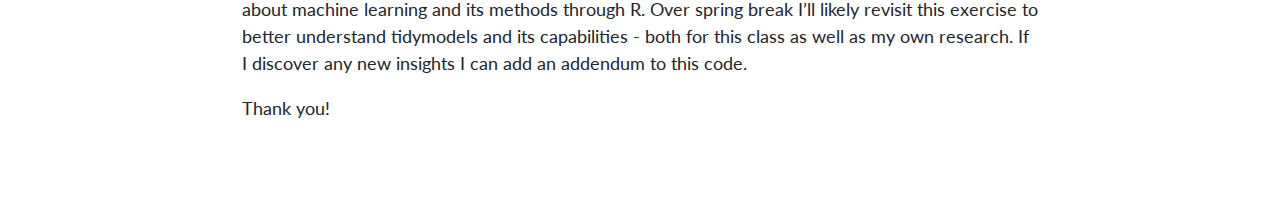
<file: docs/fluanalysis/code/fitting.html>
<!DOCTYPE html>
<html xmlns="http://www.w3.org/1999/xhtml" lang="en" xml:lang="en"><head>

<meta charset="utf-8">
<meta name="generator" content="quarto-1.2.313">

<meta name="viewport" content="width=device-width, initial-scale=1.0, user-scalable=yes">


<title>My Data Analysis Portfolio - Fitting</title>
<style>
code{white-space: pre-wrap;}
span.smallcaps{font-variant: small-caps;}
div.columns{display: flex; gap: min(4vw, 1.5em);}
div.column{flex: auto; overflow-x: auto;}
div.hanging-indent{margin-left: 1.5em; text-indent: -1.5em;}
ul.task-list{list-style: none;}
ul.task-list li input[type="checkbox"] {
  width: 0.8em;
  margin: 0 0.8em 0.2em -1.6em;
  vertical-align: middle;
}
pre > code.sourceCode { white-space: pre; position: relative; }
pre > code.sourceCode > span { display: inline-block; line-height: 1.25; }
pre > code.sourceCode > span:empty { height: 1.2em; }
.sourceCode { overflow: visible; }
code.sourceCode > span { color: inherit; text-decoration: inherit; }
div.sourceCode { margin: 1em 0; }
pre.sourceCode { margin: 0; }
@media screen {
div.sourceCode { overflow: auto; }
}
@media print {
pre > code.sourceCode { white-space: pre-wrap; }
pre > code.sourceCode > span { text-indent: -5em; padding-left: 5em; }
}
pre.numberSource code
  { counter-reset: source-line 0; }
pre.numberSource code > span
  { position: relative; left: -4em; counter-increment: source-line; }
pre.numberSource code > span > a:first-child::before
  { content: counter(source-line);
    position: relative; left: -1em; text-align: right; vertical-align: baseline;
    border: none; display: inline-block;
    -webkit-touch-callout: none; -webkit-user-select: none;
    -khtml-user-select: none; -moz-user-select: none;
    -ms-user-select: none; user-select: none;
    padding: 0 4px; width: 4em;
    color: #aaaaaa;
  }
pre.numberSource { margin-left: 3em; border-left: 1px solid #aaaaaa;  padding-left: 4px; }
div.sourceCode
  {   }
@media screen {
pre > code.sourceCode > span > a:first-child::before { text-decoration: underline; }
}
code span.al { color: #ff0000; font-weight: bold; } /* Alert */
code span.an { color: #60a0b0; font-weight: bold; font-style: italic; } /* Annotation */
code span.at { color: #7d9029; } /* Attribute */
code span.bn { color: #40a070; } /* BaseN */
code span.bu { color: #008000; } /* BuiltIn */
code span.cf { color: #007020; font-weight: bold; } /* ControlFlow */
code span.ch { color: #4070a0; } /* Char */
code span.cn { color: #880000; } /* Constant */
code span.co { color: #60a0b0; font-style: italic; } /* Comment */
code span.cv { color: #60a0b0; font-weight: bold; font-style: italic; } /* CommentVar */
code span.do { color: #ba2121; font-style: italic; } /* Documentation */
code span.dt { color: #902000; } /* DataType */
code span.dv { color: #40a070; } /* DecVal */
code span.er { color: #ff0000; font-weight: bold; } /* Error */
code span.ex { } /* Extension */
code span.fl { color: #40a070; } /* Float */
code span.fu { color: #06287e; } /* Function */
code span.im { color: #008000; font-weight: bold; } /* Import */
code span.in { color: #60a0b0; font-weight: bold; font-style: italic; } /* Information */
code span.kw { color: #007020; font-weight: bold; } /* Keyword */
code span.op { color: #666666; } /* Operator */
code span.ot { color: #007020; } /* Other */
code span.pp { color: #bc7a00; } /* Preprocessor */
code span.sc { color: #4070a0; } /* SpecialChar */
code span.ss { color: #bb6688; } /* SpecialString */
code span.st { color: #4070a0; } /* String */
code span.va { color: #19177c; } /* Variable */
code span.vs { color: #4070a0; } /* VerbatimString */
code span.wa { color: #60a0b0; font-weight: bold; font-style: italic; } /* Warning */
</style>


<script src="../../site_libs/quarto-nav/quarto-nav.js"></script>
<script src="../../site_libs/quarto-nav/headroom.min.js"></script>
<script src="../../site_libs/clipboard/clipboard.min.js"></script>
<script src="../../site_libs/quarto-search/autocomplete.umd.js"></script>
<script src="../../site_libs/quarto-search/fuse.min.js"></script>
<script src="../../site_libs/quarto-search/quarto-search.js"></script>
<meta name="quarto:offset" content="../../">
<script src="../../site_libs/quarto-html/quarto.js"></script>
<script src="../../site_libs/quarto-html/popper.min.js"></script>
<script src="../../site_libs/quarto-html/tippy.umd.min.js"></script>
<script src="../../site_libs/quarto-html/anchor.min.js"></script>
<link href="../../site_libs/quarto-html/tippy.css" rel="stylesheet">
<link href="../../site_libs/quarto-html/quarto-syntax-highlighting.css" rel="stylesheet" id="quarto-text-highlighting-styles">
<script src="../../site_libs/bootstrap/bootstrap.min.js"></script>
<link href="../../site_libs/bootstrap/bootstrap-icons.css" rel="stylesheet">
<link href="../../site_libs/bootstrap/bootstrap.min.css" rel="stylesheet" id="quarto-bootstrap" data-mode="light">
<script id="quarto-search-options" type="application/json">{
  "location": "navbar",
  "copy-button": false,
  "collapse-after": 3,
  "panel-placement": "end",
  "type": "overlay",
  "limit": 20,
  "language": {
    "search-no-results-text": "No results",
    "search-matching-documents-text": "matching documents",
    "search-copy-link-title": "Copy link to search",
    "search-hide-matches-text": "Hide additional matches",
    "search-more-match-text": "more match in this document",
    "search-more-matches-text": "more matches in this document",
    "search-clear-button-title": "Clear",
    "search-detached-cancel-button-title": "Cancel",
    "search-submit-button-title": "Submit"
  }
}</script>


<link rel="stylesheet" href="../../styles.css">
</head>

<body class="nav-fixed fullcontent">

<div id="quarto-search-results"></div>
  <header id="quarto-header" class="headroom fixed-top">
    <nav class="navbar navbar-expand-lg navbar-dark ">
      <div class="navbar-container container-fluid">
      <div class="navbar-brand-container">
    <a class="navbar-brand" href="../../index.html">
    <span class="navbar-title">My Data Analysis Portfolio</span>
    </a>
  </div>
          <button class="navbar-toggler" type="button" data-bs-toggle="collapse" data-bs-target="#navbarCollapse" aria-controls="navbarCollapse" aria-expanded="false" aria-label="Toggle navigation" onclick="if (window.quartoToggleHeadroom) { window.quartoToggleHeadroom(); }">
  <span class="navbar-toggler-icon"></span>
</button>
          <div class="collapse navbar-collapse" id="navbarCollapse">
            <ul class="navbar-nav navbar-nav-scroll me-auto">
  <li class="nav-item">
    <a class="nav-link" href="../.././aboutme.html">
 <span class="menu-text">About Me</span></a>
  </li>  
  <li class="nav-item dropdown ">
    <a class="nav-link dropdown-toggle" href="#" id="nav-menu-projects" role="button" data-bs-toggle="dropdown" aria-expanded="false">
 <span class="menu-text">Projects</span>
    </a>
    <ul class="dropdown-menu" aria-labelledby="nav-menu-projects">    
        <li>
    <a class="dropdown-item" href="../.././coding_exercise.html">
 <span class="dropdown-text">R Coding Exercise</span></a>
  </li>  
        <li>
    <a class="dropdown-item" href="../.././dataanalysis-exercise.html">
 <span class="dropdown-text">Data Analysis Exercise</span></a>
  </li>  
        <li>
    <a class="dropdown-item" href="../.././visualization_exercise.html">
 <span class="dropdown-text">Visualization Exercise</span></a>
  </li>  
        <li>
    <a class="dropdown-item" href="../.././tidytuesday_exercise.html">
 <span class="dropdown-text">Tidy Tuesday Exercise</span></a>
  </li>  
        <li>
    <a class="dropdown-item" href="../.././tidytuesday_exercise2.html">
 <span class="dropdown-text">Tidy Tuesday Exercise 2</span></a>
  </li>  
    </ul>
  </li>
  <li class="nav-item dropdown ">
    <a class="nav-link dropdown-toggle" href="#" id="nav-menu-flu-analysis-exercise" role="button" data-bs-toggle="dropdown" aria-expanded="false">
 <span class="menu-text">Flu Analysis Exercise</span>
    </a>
    <ul class="dropdown-menu" aria-labelledby="nav-menu-flu-analysis-exercise">    
        <li>
    <a class="dropdown-item" href="../.././fluanalysis/code/wrangling.html">
 <span class="dropdown-text">Wrangling</span></a>
  </li>  
        <li>
    <a class="dropdown-item" href="../.././fluanalysis/code/exploration.html">
 <span class="dropdown-text">Exploration</span></a>
  </li>  
        <li>
    <a class="dropdown-item" href="../.././fluanalysis/code/fitting.html">
 <span class="dropdown-text">Fitting</span></a>
  </li>  
        <li>
    <a class="dropdown-item" href="../.././fluanalysis/code/modeleval.html">
 <span class="dropdown-text">Model Evaluation</span></a>
  </li>  
        <li>
    <a class="dropdown-item" href="../.././fluanalysis/code/machinelearning.html">
 <span class="dropdown-text">Machine Learning</span></a>
  </li>  
    </ul>
  </li>
</ul>
            <ul class="navbar-nav navbar-nav-scroll ms-auto">
  <li class="nav-item compact">
    <a class="nav-link" href="https://github.com/ajklinker/abbieklinker-MADA-portfolio"><i class="bi bi-github" role="img">
</i> 
 <span class="menu-text"></span></a>
  </li>  
</ul>
              <div id="quarto-search" class="" title="Search"></div>
          </div> <!-- /navcollapse -->
      </div> <!-- /container-fluid -->
    </nav>
</header>
<!-- content -->
<div id="quarto-content" class="quarto-container page-columns page-rows-contents page-layout-article page-navbar">
<!-- sidebar -->
<!-- margin-sidebar -->
    
<!-- main -->
<main class="content" id="quarto-document-content">

<header id="title-block-header" class="quarto-title-block default">
<div class="quarto-title">
<h1 class="title">Fitting</h1>
</div>



<div class="quarto-title-meta">

    
  
    
  </div>
  

</header>

<section id="load-in-data" class="level2">
<h2 class="anchored" data-anchor-id="load-in-data">Load In Data</h2>
<div class="cell">
<div class="sourceCode cell-code" id="cb1"><pre class="sourceCode r code-with-copy"><code class="sourceCode r"><span id="cb1-1"><a href="#cb1-1" aria-hidden="true" tabindex="-1"></a><span class="fu">load</span>(<span class="st">"../../fluanalysis/data/clean_symptoms.rds"</span>)</span></code><button title="Copy to Clipboard" class="code-copy-button"><i class="bi"></i></button></pre></div>
</div>
</section>
<section id="model-fitting" class="level2">
<h2 class="anchored" data-anchor-id="model-fitting">Model Fitting</h2>
<p><strong>Goals:</strong></p>
<ul>
<li><p>Loads cleaned data.</p></li>
<li><p>Fits a linear model to the continuous outcome (Body temperature) using only the main predictor of interest.</p></li>
<li><p>Fits another linear model to the continuous outcome using all (important) predictors of interest.</p></li>
<li><p>Compares the model results for the model with just the main predictor and all predictors.</p></li>
<li><p>Fits a logistic model to the categorical outcome (Nausea) using only the main predictor of interest.</p></li>
<li><p>Fits another logistic model to the categorical outcome using all (important) predictors of interest.</p></li>
<li><p>Compares the model results for the categorical model with just the main predictor and all predictors.</p></li>
</ul>
<section id="continuous-runny-nose" class="level3">
<h3 class="anchored" data-anchor-id="continuous-runny-nose">Continuous + Runny Nose</h3>
<div class="cell">
<div class="sourceCode cell-code" id="cb2"><pre class="sourceCode r code-with-copy"><code class="sourceCode r"><span id="cb2-1"><a href="#cb2-1" aria-hidden="true" tabindex="-1"></a>lm_fit <span class="ot">&lt;-</span> </span>
<span id="cb2-2"><a href="#cb2-2" aria-hidden="true" tabindex="-1"></a>  <span class="fu">linear_reg</span>()  <span class="sc">%&gt;%</span> </span>
<span id="cb2-3"><a href="#cb2-3" aria-hidden="true" tabindex="-1"></a>  <span class="fu">set_engine</span>(<span class="st">"lm"</span>)<span class="sc">%&gt;%</span></span>
<span id="cb2-4"><a href="#cb2-4" aria-hidden="true" tabindex="-1"></a>  <span class="fu">fit</span>(BodyTemp <span class="sc">~</span> RunnyNose,  <span class="at">data =</span> select_sympact)</span>
<span id="cb2-5"><a href="#cb2-5" aria-hidden="true" tabindex="-1"></a><span class="fu">tidy</span>(lm_fit)</span></code><button title="Copy to Clipboard" class="code-copy-button"><i class="bi"></i></button></pre></div>
<div class="cell-output cell-output-stdout">
<pre><code># A tibble: 2 × 5
  term         estimate std.error statistic p.value
  &lt;chr&gt;           &lt;dbl&gt;     &lt;dbl&gt;     &lt;dbl&gt;   &lt;dbl&gt;
1 (Intercept)    99.1      0.0819   1210.   0      
2 RunnyNoseYes   -0.293    0.0971     -3.01 0.00268</code></pre>
</div>
</div>
</section>
<section id="continuous-everything" class="level3">
<h3 class="anchored" data-anchor-id="continuous-everything">Continuous + Everything</h3>
<p>Swollen lymph nodes, chills, subjective fever, myalgia, and weakness (Y/N)</p>
<div class="cell">
<div class="sourceCode cell-code" id="cb4"><pre class="sourceCode r code-with-copy"><code class="sourceCode r"><span id="cb4-1"><a href="#cb4-1" aria-hidden="true" tabindex="-1"></a>lm_fit2 <span class="ot">&lt;-</span> </span>
<span id="cb4-2"><a href="#cb4-2" aria-hidden="true" tabindex="-1"></a>  <span class="fu">linear_reg</span>()  <span class="sc">%&gt;%</span> </span>
<span id="cb4-3"><a href="#cb4-3" aria-hidden="true" tabindex="-1"></a>  <span class="fu">set_engine</span>(<span class="st">"lm"</span>) <span class="sc">%&gt;%</span></span>
<span id="cb4-4"><a href="#cb4-4" aria-hidden="true" tabindex="-1"></a>  <span class="fu">fit</span>(BodyTemp <span class="sc">~</span> SwollenLymphNodes <span class="sc">+</span> ChillsSweats <span class="sc">+</span>   SubjectiveFever <span class="sc">+</span> MyalgiaYN <span class="sc">+</span>  Weakness,  <span class="at">data =</span> select_sympact)</span>
<span id="cb4-5"><a href="#cb4-5" aria-hidden="true" tabindex="-1"></a><span class="fu">tidy</span>(lm_fit2)</span></code><button title="Copy to Clipboard" class="code-copy-button"><i class="bi"></i></button></pre></div>
<div class="cell-output cell-output-stdout">
<pre><code># A tibble: 8 × 5
  term                 estimate std.error statistic   p.value
  &lt;chr&gt;                   &lt;dbl&gt;     &lt;dbl&gt;     &lt;dbl&gt;     &lt;dbl&gt;
1 (Intercept)           98.4       0.197    499.    0        
2 SwollenLymphNodesYes  -0.120     0.0880    -1.36  0.174    
3 ChillsSweatsYes        0.157     0.126      1.24  0.214    
4 SubjectiveFeverYes     0.443     0.102      4.34  0.0000164
5 MyalgiaYNYes           0.0748    0.152      0.491 0.623    
6 WeaknessMild           0.107     0.190      0.562 0.574    
7 WeaknessModerate       0.0972    0.191      0.510 0.610    
8 WeaknessSevere         0.335     0.212      1.57  0.116    </code></pre>
</div>
</div>
</section>
<section id="categorical-runny-nose" class="level3">
<h3 class="anchored" data-anchor-id="categorical-runny-nose">Categorical + Runny Nose</h3>
<div class="cell">
<div class="sourceCode cell-code" id="cb6"><pre class="sourceCode r code-with-copy"><code class="sourceCode r"><span id="cb6-1"><a href="#cb6-1" aria-hidden="true" tabindex="-1"></a>lm_fit3 <span class="ot">&lt;-</span> </span>
<span id="cb6-2"><a href="#cb6-2" aria-hidden="true" tabindex="-1"></a>  <span class="fu">logistic_reg</span>()  <span class="sc">%&gt;%</span> </span>
<span id="cb6-3"><a href="#cb6-3" aria-hidden="true" tabindex="-1"></a>  <span class="fu">set_engine</span>(<span class="st">"glm"</span>) <span class="sc">%&gt;%</span></span>
<span id="cb6-4"><a href="#cb6-4" aria-hidden="true" tabindex="-1"></a>  <span class="fu">fit</span>(Nausea <span class="sc">~</span> RunnyNose,  <span class="at">data =</span> select_sympact)</span>
<span id="cb6-5"><a href="#cb6-5" aria-hidden="true" tabindex="-1"></a><span class="fu">tidy</span>(lm_fit3)</span></code><button title="Copy to Clipboard" class="code-copy-button"><i class="bi"></i></button></pre></div>
<div class="cell-output cell-output-stdout">
<pre><code># A tibble: 2 × 5
  term         estimate std.error statistic    p.value
  &lt;chr&gt;           &lt;dbl&gt;     &lt;dbl&gt;     &lt;dbl&gt;      &lt;dbl&gt;
1 (Intercept)   -0.658      0.145    -4.53  0.00000589
2 RunnyNoseYes   0.0605     0.172     0.353 0.724     </code></pre>
</div>
</div>
</section>
<section id="categorical-everything" class="level3">
<h3 class="anchored" data-anchor-id="categorical-everything">Categorical + Everything</h3>
<p>Abdomen pain, chest pain, insomnia, vision, and vomit</p>
<div class="cell">
<div class="sourceCode cell-code" id="cb8"><pre class="sourceCode r code-with-copy"><code class="sourceCode r"><span id="cb8-1"><a href="#cb8-1" aria-hidden="true" tabindex="-1"></a>lm_fit4 <span class="ot">&lt;-</span> </span>
<span id="cb8-2"><a href="#cb8-2" aria-hidden="true" tabindex="-1"></a>  <span class="fu">logistic_reg</span>()  <span class="sc">%&gt;%</span> </span>
<span id="cb8-3"><a href="#cb8-3" aria-hidden="true" tabindex="-1"></a>  <span class="fu">set_engine</span>(<span class="st">"glm"</span>) <span class="sc">%&gt;%</span></span>
<span id="cb8-4"><a href="#cb8-4" aria-hidden="true" tabindex="-1"></a>  <span class="fu">fit</span>(Nausea <span class="sc">~</span> AbPain <span class="sc">+</span> ChestPain <span class="sc">+</span>   Insomnia <span class="sc">+</span> Vision <span class="sc">+</span>  Vomit,  <span class="at">data =</span> select_sympact)</span>
<span id="cb8-5"><a href="#cb8-5" aria-hidden="true" tabindex="-1"></a><span class="fu">tidy</span>(lm_fit4)</span></code><button title="Copy to Clipboard" class="code-copy-button"><i class="bi"></i></button></pre></div>
<div class="cell-output cell-output-stdout">
<pre><code># A tibble: 6 × 5
  term         estimate std.error statistic  p.value
  &lt;chr&gt;           &lt;dbl&gt;     &lt;dbl&gt;     &lt;dbl&gt;    &lt;dbl&gt;
1 (Intercept)    -1.21      0.145    -8.36  6.22e-17
2 AbPainYes       1.24      0.255     4.87  1.09e- 6
3 ChestPainYes    0.170     0.183     0.928 3.53e- 1
4 InsomniaYes     0.193     0.172     1.12  2.61e- 1
5 VisionYes       0.588     0.510     1.15  2.49e- 1
6 VomitYes        2.27      0.314     7.24  4.57e-13</code></pre>
</div>
</div>
</section>
<section id="comparisons" class="level3">
<h3 class="anchored" data-anchor-id="comparisons">Comparisons</h3>
<p>In terms of both of our outcomes of interest, using a more complex model may be more advantageous, especially considering the dataset has 32 variables of interest. It is limited to say that one variable has stronger predictive qualities than multiple used jointly (although chosen out of the statistician’s (me) biases).</p>
<p>One drawback of using multiple variables is that in both categorical and continuous models, the predictors were split between yes/no and likert scales. For more in-depth analyses these should be considered more in depth - either by only using the yes/no scales, or finding a way to moderate the effect of different levels of factors between the different predictors. Applying the models’ findings within the predict() function would also highlight drawbacks between the different models, and it’s great that tidymodels has this capability built in rather than going through 5 extra steps using individual model packages. I hate to say that I’m not able to try it out at the moment due to this excercise’s deadline.</p>
<p>I would love to play around with tidymodels more as well as KNN and Bayesian models. Exploring more of the tidymodels output as well as different model types is super interesting to me. I think I’m beginning to understand the tidymodels framework, and I’m intrigued by the implications it has outside of regression and logistical models.</p>
<p>Unfortunately due to the nature of deadlines, being able to take advantage of this exercise in its entirety hasn’t been possible, but over the next few weeks I’m very interested in learning more about machine learning and its methods through R. Over spring break I’ll likely revisit this exercise to better understand tidymodels and its capabilities - both for this class as well as my own research. If I discover any new insights I can add an addendum to this code.</p>
<p>Thank you!</p>


</section>
</section>

</main> <!-- /main -->
<script id="quarto-html-after-body" type="application/javascript">
window.document.addEventListener("DOMContentLoaded", function (event) {
  const toggleBodyColorMode = (bsSheetEl) => {
    const mode = bsSheetEl.getAttribute("data-mode");
    const bodyEl = window.document.querySelector("body");
    if (mode === "dark") {
      bodyEl.classList.add("quarto-dark");
      bodyEl.classList.remove("quarto-light");
    } else {
      bodyEl.classList.add("quarto-light");
      bodyEl.classList.remove("quarto-dark");
    }
  }
  const toggleBodyColorPrimary = () => {
    const bsSheetEl = window.document.querySelector("link#quarto-bootstrap");
    if (bsSheetEl) {
      toggleBodyColorMode(bsSheetEl);
    }
  }
  toggleBodyColorPrimary();  
  const icon = "";
  const anchorJS = new window.AnchorJS();
  anchorJS.options = {
    placement: 'right',
    icon: icon
  };
  anchorJS.add('.anchored');
  const clipboard = new window.ClipboardJS('.code-copy-button', {
    target: function(trigger) {
      return trigger.previousElementSibling;
    }
  });
  clipboard.on('success', function(e) {
    // button target
    const button = e.trigger;
    // don't keep focus
    button.blur();
    // flash "checked"
    button.classList.add('code-copy-button-checked');
    var currentTitle = button.getAttribute("title");
    button.setAttribute("title", "Copied!");
    let tooltip;
    if (window.bootstrap) {
      button.setAttribute("data-bs-toggle", "tooltip");
      button.setAttribute("data-bs-placement", "left");
      button.setAttribute("data-bs-title", "Copied!");
      tooltip = new bootstrap.Tooltip(button, 
        { trigger: "manual", 
          customClass: "code-copy-button-tooltip",
          offset: [0, -8]});
      tooltip.show();    
    }
    setTimeout(function() {
      if (tooltip) {
        tooltip.hide();
        button.removeAttribute("data-bs-title");
        button.removeAttribute("data-bs-toggle");
        button.removeAttribute("data-bs-placement");
      }
      button.setAttribute("title", currentTitle);
      button.classList.remove('code-copy-button-checked');
    }, 1000);
    // clear code selection
    e.clearSelection();
  });
  function tippyHover(el, contentFn) {
    const config = {
      allowHTML: true,
      content: contentFn,
      maxWidth: 500,
      delay: 100,
      arrow: false,
      appendTo: function(el) {
          return el.parentElement;
      },
      interactive: true,
      interactiveBorder: 10,
      theme: 'quarto',
      placement: 'bottom-start'
    };
    window.tippy(el, config); 
  }
  const noterefs = window.document.querySelectorAll('a[role="doc-noteref"]');
  for (var i=0; i<noterefs.length; i++) {
    const ref = noterefs[i];
    tippyHover(ref, function() {
      // use id or data attribute instead here
      let href = ref.getAttribute('data-footnote-href') || ref.getAttribute('href');
      try { href = new URL(href).hash; } catch {}
      const id = href.replace(/^#\/?/, "");
      const note = window.document.getElementById(id);
      return note.innerHTML;
    });
  }
  const findCites = (el) => {
    const parentEl = el.parentElement;
    if (parentEl) {
      const cites = parentEl.dataset.cites;
      if (cites) {
        return {
          el,
          cites: cites.split(' ')
        };
      } else {
        return findCites(el.parentElement)
      }
    } else {
      return undefined;
    }
  };
  var bibliorefs = window.document.querySelectorAll('a[role="doc-biblioref"]');
  for (var i=0; i<bibliorefs.length; i++) {
    const ref = bibliorefs[i];
    const citeInfo = findCites(ref);
    if (citeInfo) {
      tippyHover(citeInfo.el, function() {
        var popup = window.document.createElement('div');
        citeInfo.cites.forEach(function(cite) {
          var citeDiv = window.document.createElement('div');
          citeDiv.classList.add('hanging-indent');
          citeDiv.classList.add('csl-entry');
          var biblioDiv = window.document.getElementById('ref-' + cite);
          if (biblioDiv) {
            citeDiv.innerHTML = biblioDiv.innerHTML;
          }
          popup.appendChild(citeDiv);
        });
        return popup.innerHTML;
      });
    }
  }
});
</script>
</div> <!-- /content -->



</body></html>
</file>
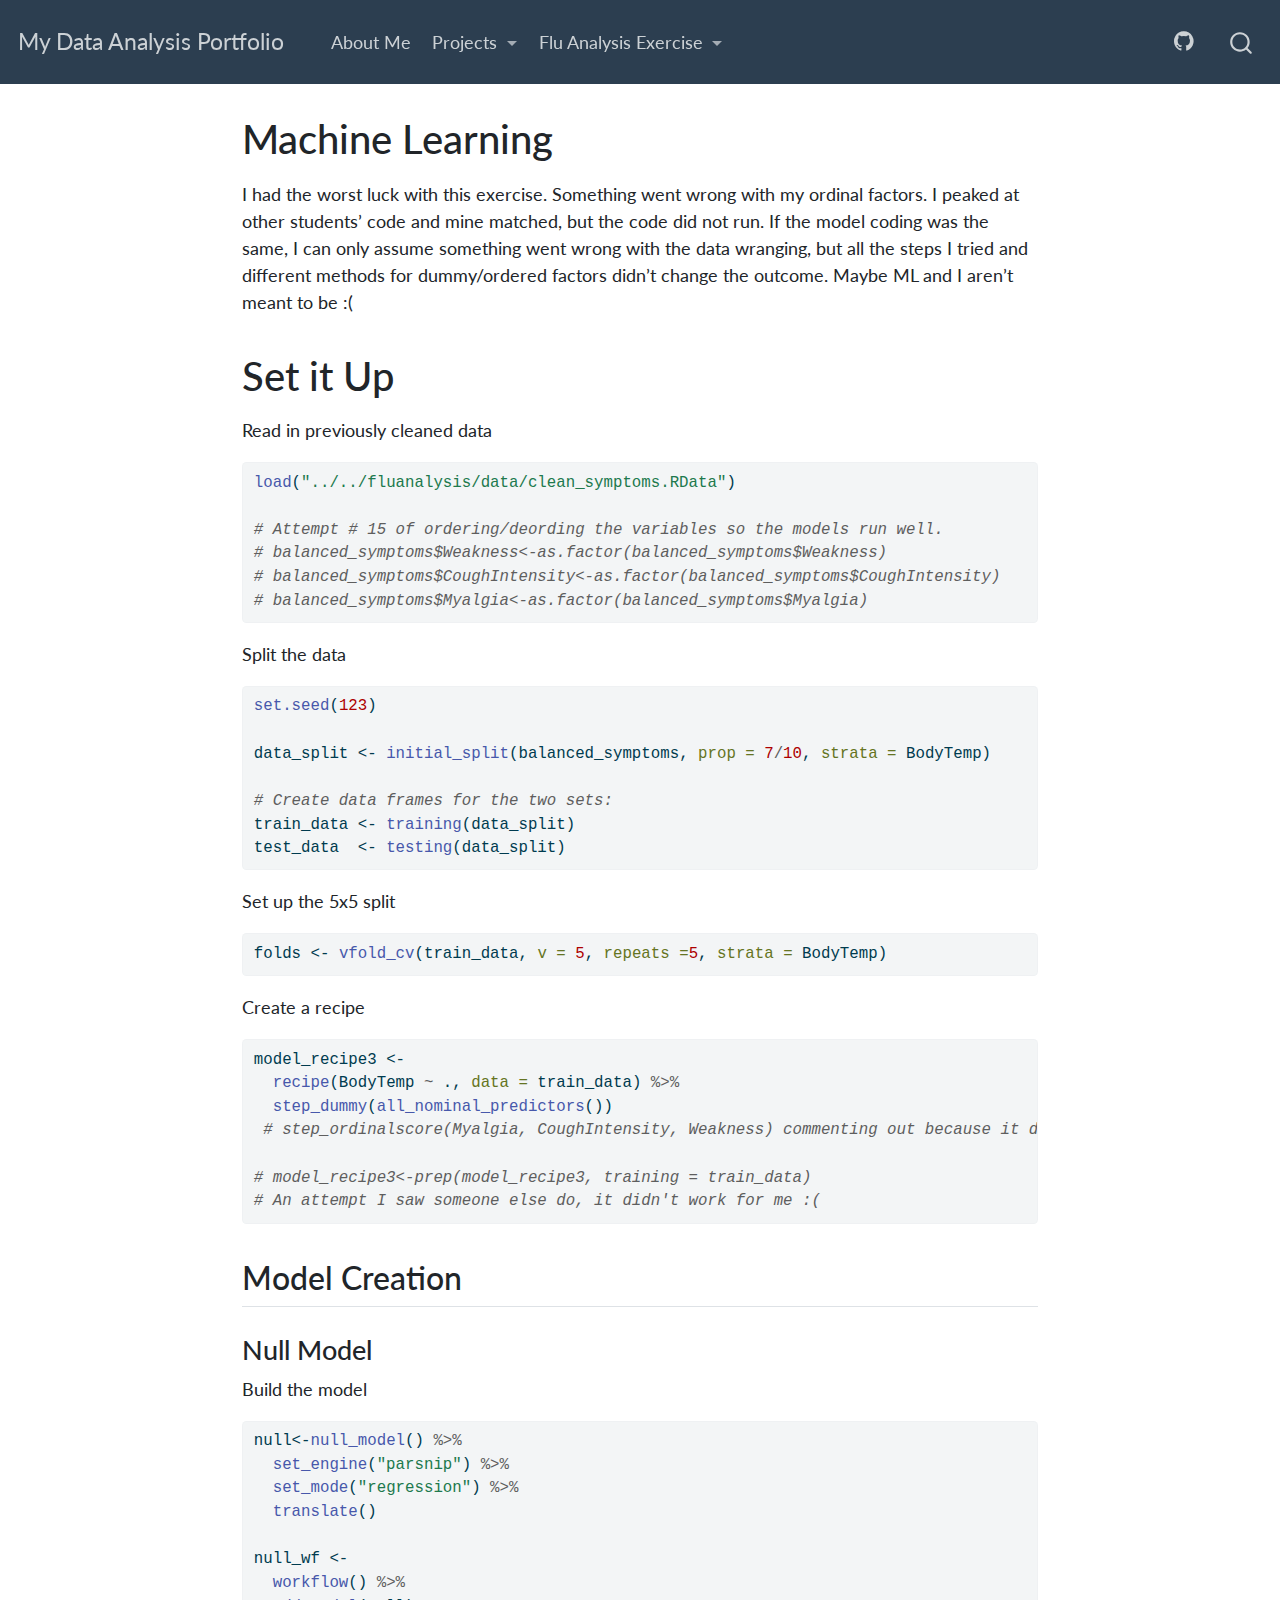
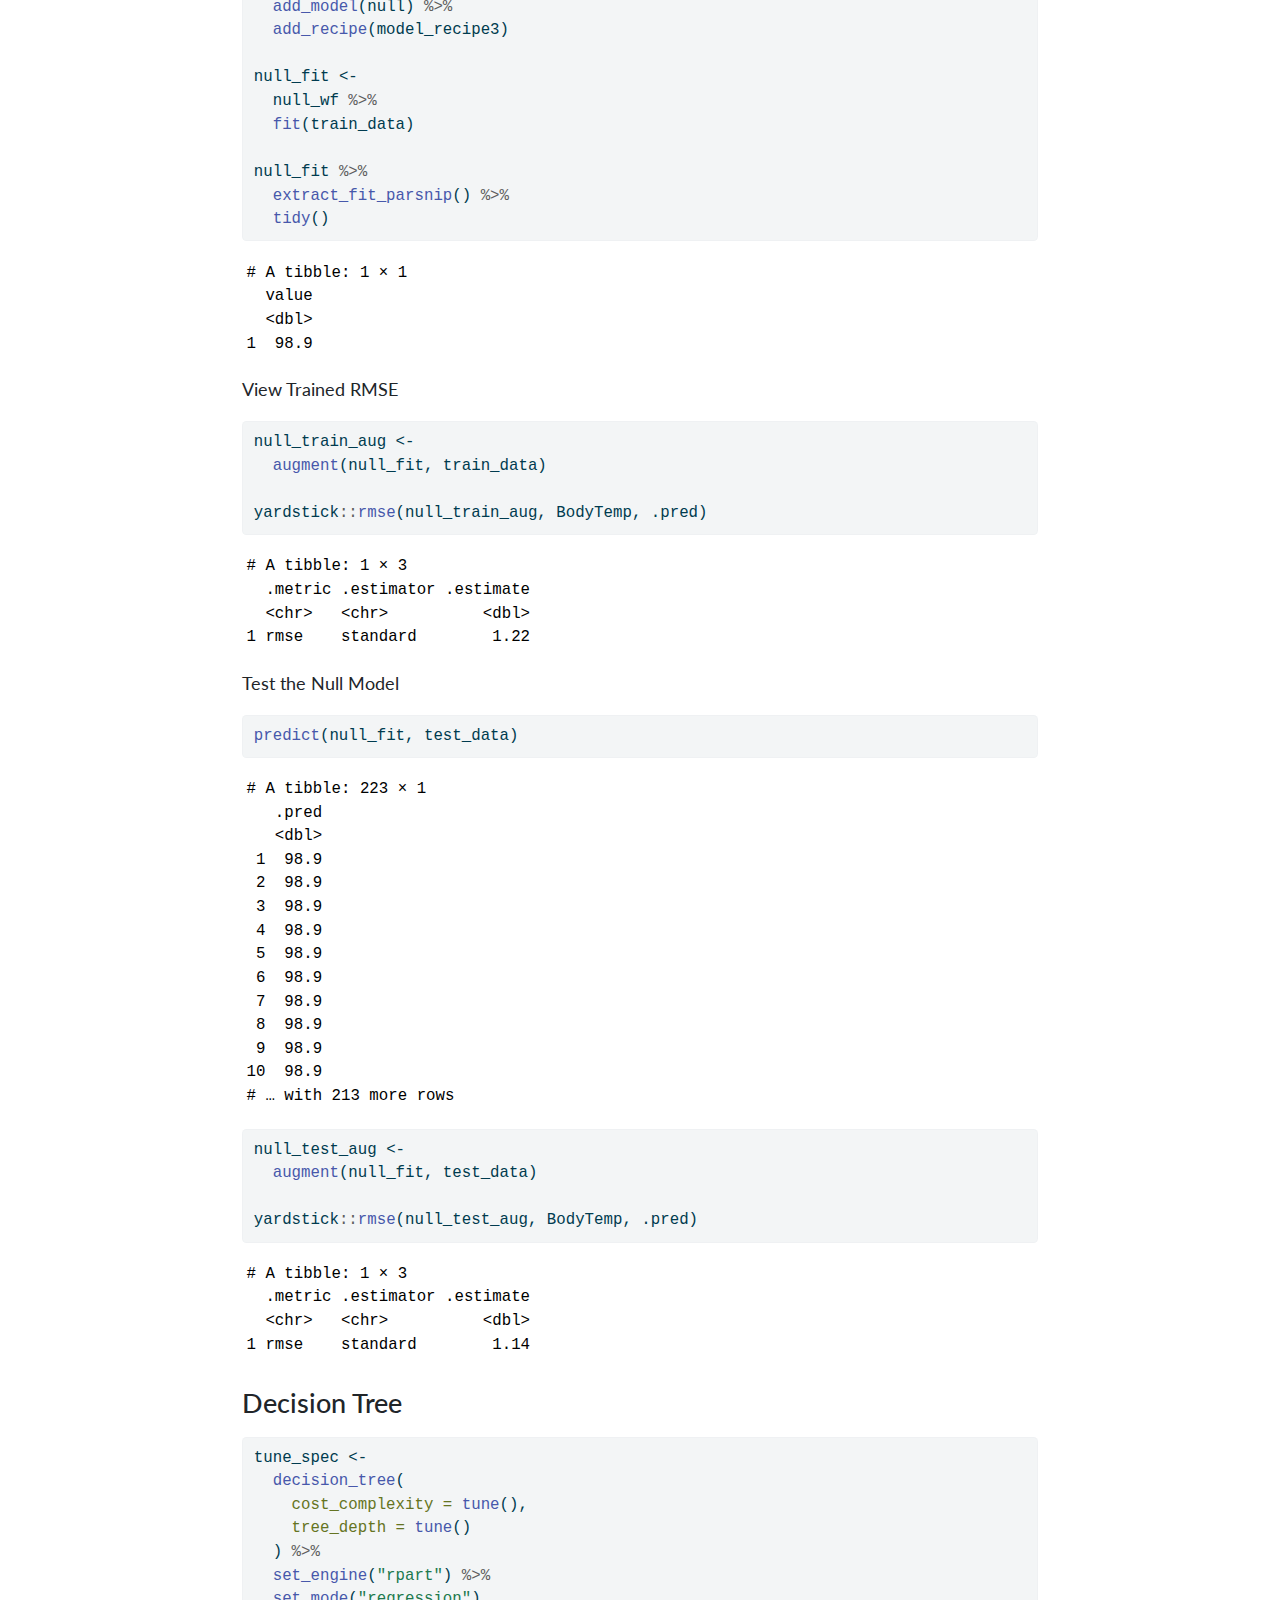
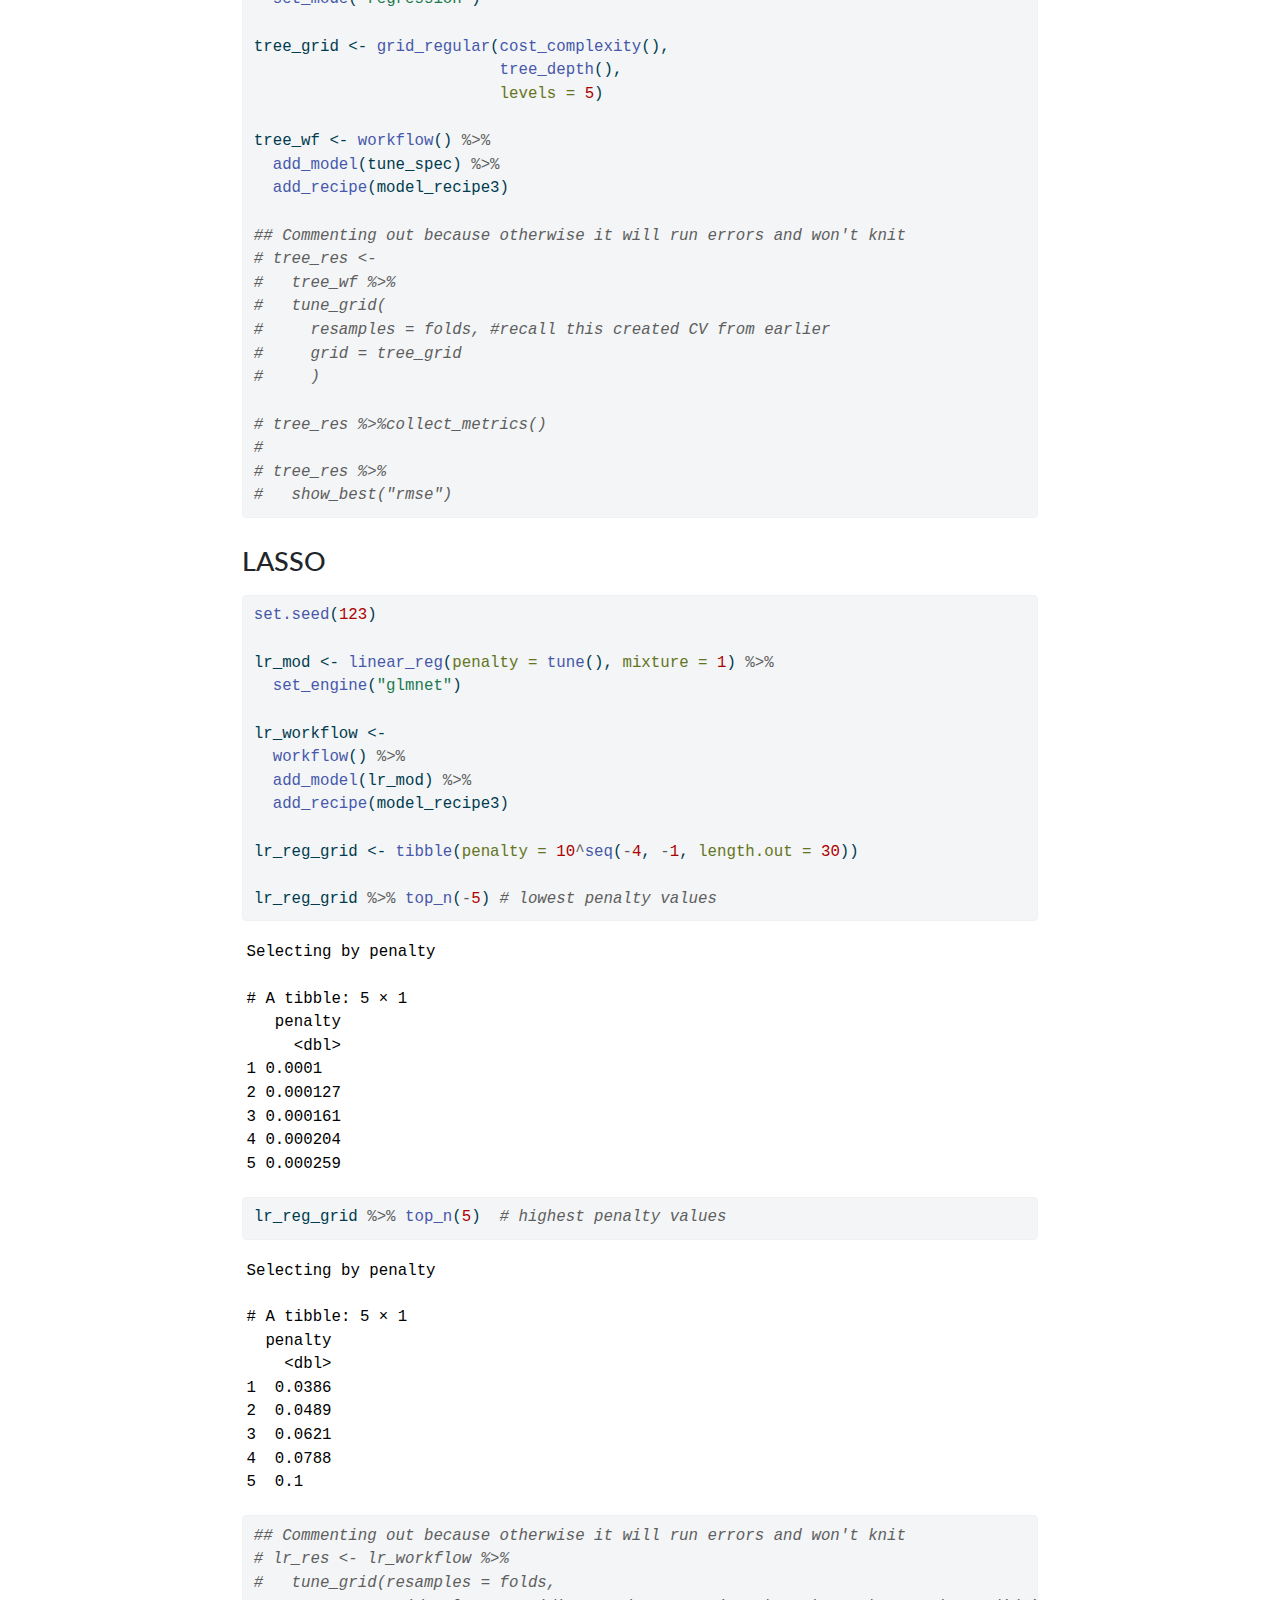
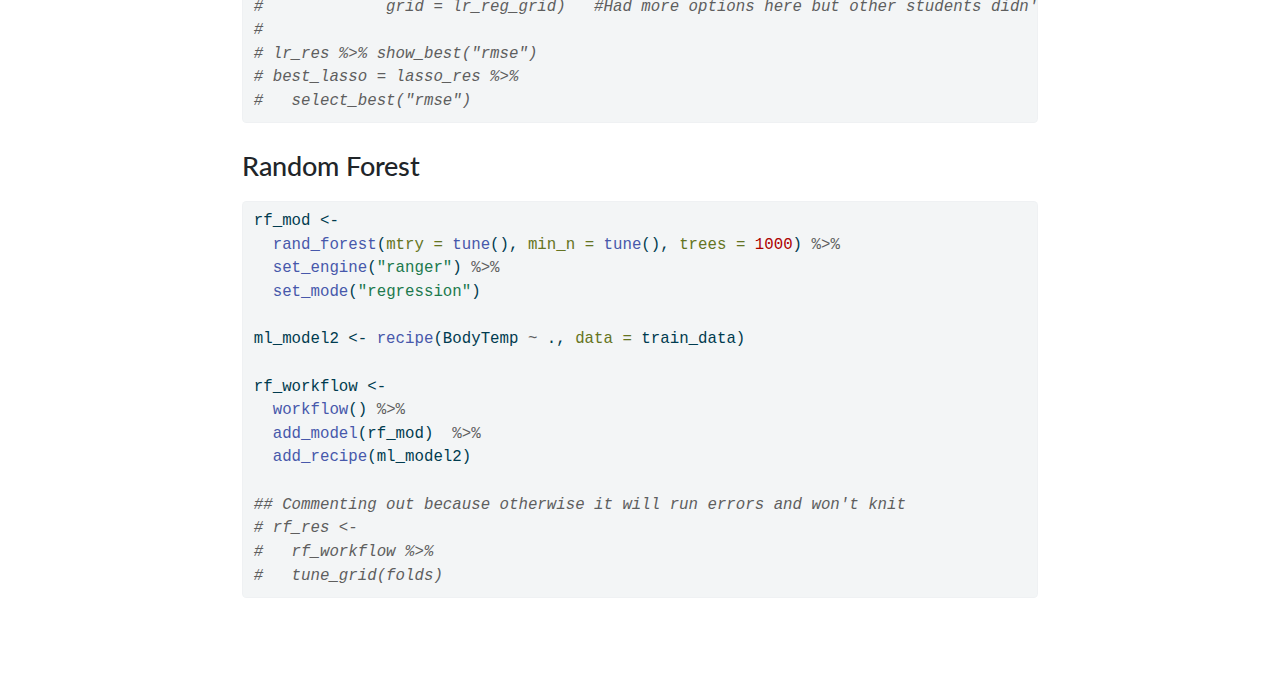
<file: docs/fluanalysis/code/machinelearning.html>
<!DOCTYPE html>
<html xmlns="http://www.w3.org/1999/xhtml" lang="en" xml:lang="en"><head>

<meta charset="utf-8">
<meta name="generator" content="quarto-1.2.313">

<meta name="viewport" content="width=device-width, initial-scale=1.0, user-scalable=yes">


<title>My Data Analysis Portfolio - Machine Learning</title>
<style>
code{white-space: pre-wrap;}
span.smallcaps{font-variant: small-caps;}
div.columns{display: flex; gap: min(4vw, 1.5em);}
div.column{flex: auto; overflow-x: auto;}
div.hanging-indent{margin-left: 1.5em; text-indent: -1.5em;}
ul.task-list{list-style: none;}
ul.task-list li input[type="checkbox"] {
  width: 0.8em;
  margin: 0 0.8em 0.2em -1.6em;
  vertical-align: middle;
}
pre > code.sourceCode { white-space: pre; position: relative; }
pre > code.sourceCode > span { display: inline-block; line-height: 1.25; }
pre > code.sourceCode > span:empty { height: 1.2em; }
.sourceCode { overflow: visible; }
code.sourceCode > span { color: inherit; text-decoration: inherit; }
div.sourceCode { margin: 1em 0; }
pre.sourceCode { margin: 0; }
@media screen {
div.sourceCode { overflow: auto; }
}
@media print {
pre > code.sourceCode { white-space: pre-wrap; }
pre > code.sourceCode > span { text-indent: -5em; padding-left: 5em; }
}
pre.numberSource code
  { counter-reset: source-line 0; }
pre.numberSource code > span
  { position: relative; left: -4em; counter-increment: source-line; }
pre.numberSource code > span > a:first-child::before
  { content: counter(source-line);
    position: relative; left: -1em; text-align: right; vertical-align: baseline;
    border: none; display: inline-block;
    -webkit-touch-callout: none; -webkit-user-select: none;
    -khtml-user-select: none; -moz-user-select: none;
    -ms-user-select: none; user-select: none;
    padding: 0 4px; width: 4em;
    color: #aaaaaa;
  }
pre.numberSource { margin-left: 3em; border-left: 1px solid #aaaaaa;  padding-left: 4px; }
div.sourceCode
  {   }
@media screen {
pre > code.sourceCode > span > a:first-child::before { text-decoration: underline; }
}
code span.al { color: #ff0000; font-weight: bold; } /* Alert */
code span.an { color: #60a0b0; font-weight: bold; font-style: italic; } /* Annotation */
code span.at { color: #7d9029; } /* Attribute */
code span.bn { color: #40a070; } /* BaseN */
code span.bu { color: #008000; } /* BuiltIn */
code span.cf { color: #007020; font-weight: bold; } /* ControlFlow */
code span.ch { color: #4070a0; } /* Char */
code span.cn { color: #880000; } /* Constant */
code span.co { color: #60a0b0; font-style: italic; } /* Comment */
code span.cv { color: #60a0b0; font-weight: bold; font-style: italic; } /* CommentVar */
code span.do { color: #ba2121; font-style: italic; } /* Documentation */
code span.dt { color: #902000; } /* DataType */
code span.dv { color: #40a070; } /* DecVal */
code span.er { color: #ff0000; font-weight: bold; } /* Error */
code span.ex { } /* Extension */
code span.fl { color: #40a070; } /* Float */
code span.fu { color: #06287e; } /* Function */
code span.im { color: #008000; font-weight: bold; } /* Import */
code span.in { color: #60a0b0; font-weight: bold; font-style: italic; } /* Information */
code span.kw { color: #007020; font-weight: bold; } /* Keyword */
code span.op { color: #666666; } /* Operator */
code span.ot { color: #007020; } /* Other */
code span.pp { color: #bc7a00; } /* Preprocessor */
code span.sc { color: #4070a0; } /* SpecialChar */
code span.ss { color: #bb6688; } /* SpecialString */
code span.st { color: #4070a0; } /* String */
code span.va { color: #19177c; } /* Variable */
code span.vs { color: #4070a0; } /* VerbatimString */
code span.wa { color: #60a0b0; font-weight: bold; font-style: italic; } /* Warning */
</style>


<script src="../../site_libs/quarto-nav/quarto-nav.js"></script>
<script src="../../site_libs/quarto-nav/headroom.min.js"></script>
<script src="../../site_libs/clipboard/clipboard.min.js"></script>
<script src="../../site_libs/quarto-search/autocomplete.umd.js"></script>
<script src="../../site_libs/quarto-search/fuse.min.js"></script>
<script src="../../site_libs/quarto-search/quarto-search.js"></script>
<meta name="quarto:offset" content="../../">
<script src="../../site_libs/quarto-html/quarto.js"></script>
<script src="../../site_libs/quarto-html/popper.min.js"></script>
<script src="../../site_libs/quarto-html/tippy.umd.min.js"></script>
<script src="../../site_libs/quarto-html/anchor.min.js"></script>
<link href="../../site_libs/quarto-html/tippy.css" rel="stylesheet">
<link href="../../site_libs/quarto-html/quarto-syntax-highlighting.css" rel="stylesheet" id="quarto-text-highlighting-styles">
<script src="../../site_libs/bootstrap/bootstrap.min.js"></script>
<link href="../../site_libs/bootstrap/bootstrap-icons.css" rel="stylesheet">
<link href="../../site_libs/bootstrap/bootstrap.min.css" rel="stylesheet" id="quarto-bootstrap" data-mode="light">
<script id="quarto-search-options" type="application/json">{
  "location": "navbar",
  "copy-button": false,
  "collapse-after": 3,
  "panel-placement": "end",
  "type": "overlay",
  "limit": 20,
  "language": {
    "search-no-results-text": "No results",
    "search-matching-documents-text": "matching documents",
    "search-copy-link-title": "Copy link to search",
    "search-hide-matches-text": "Hide additional matches",
    "search-more-match-text": "more match in this document",
    "search-more-matches-text": "more matches in this document",
    "search-clear-button-title": "Clear",
    "search-detached-cancel-button-title": "Cancel",
    "search-submit-button-title": "Submit"
  }
}</script>


<link rel="stylesheet" href="../../styles.css">
</head>

<body class="nav-fixed fullcontent">

<div id="quarto-search-results"></div>
  <header id="quarto-header" class="headroom fixed-top">
    <nav class="navbar navbar-expand-lg navbar-dark ">
      <div class="navbar-container container-fluid">
      <div class="navbar-brand-container">
    <a class="navbar-brand" href="../../index.html">
    <span class="navbar-title">My Data Analysis Portfolio</span>
    </a>
  </div>
          <button class="navbar-toggler" type="button" data-bs-toggle="collapse" data-bs-target="#navbarCollapse" aria-controls="navbarCollapse" aria-expanded="false" aria-label="Toggle navigation" onclick="if (window.quartoToggleHeadroom) { window.quartoToggleHeadroom(); }">
  <span class="navbar-toggler-icon"></span>
</button>
          <div class="collapse navbar-collapse" id="navbarCollapse">
            <ul class="navbar-nav navbar-nav-scroll me-auto">
  <li class="nav-item">
    <a class="nav-link" href="../.././aboutme.html">
 <span class="menu-text">About Me</span></a>
  </li>  
  <li class="nav-item dropdown ">
    <a class="nav-link dropdown-toggle" href="#" id="nav-menu-projects" role="button" data-bs-toggle="dropdown" aria-expanded="false">
 <span class="menu-text">Projects</span>
    </a>
    <ul class="dropdown-menu" aria-labelledby="nav-menu-projects">    
        <li>
    <a class="dropdown-item" href="../.././coding_exercise.html">
 <span class="dropdown-text">R Coding Exercise</span></a>
  </li>  
        <li>
    <a class="dropdown-item" href="../.././dataanalysis-exercise.html">
 <span class="dropdown-text">Data Analysis Exercise</span></a>
  </li>  
        <li>
    <a class="dropdown-item" href="../.././visualization_exercise.html">
 <span class="dropdown-text">Visualization Exercise</span></a>
  </li>  
        <li>
    <a class="dropdown-item" href="../.././tidytuesday_exercise.html">
 <span class="dropdown-text">Tidy Tuesday Exercise</span></a>
  </li>  
        <li>
    <a class="dropdown-item" href="../.././tidytuesday_exercise2.html">
 <span class="dropdown-text">Tidy Tuesday Exercise 2</span></a>
  </li>  
    </ul>
  </li>
  <li class="nav-item dropdown ">
    <a class="nav-link dropdown-toggle" href="#" id="nav-menu-flu-analysis-exercise" role="button" data-bs-toggle="dropdown" aria-expanded="false">
 <span class="menu-text">Flu Analysis Exercise</span>
    </a>
    <ul class="dropdown-menu" aria-labelledby="nav-menu-flu-analysis-exercise">    
        <li>
    <a class="dropdown-item" href="../.././fluanalysis/code/wrangling.html">
 <span class="dropdown-text">Wrangling</span></a>
  </li>  
        <li>
    <a class="dropdown-item" href="../.././fluanalysis/code/exploration.html">
 <span class="dropdown-text">Exploration</span></a>
  </li>  
        <li>
    <a class="dropdown-item" href="../.././fluanalysis/code/fitting.html">
 <span class="dropdown-text">Fitting</span></a>
  </li>  
        <li>
    <a class="dropdown-item" href="../.././fluanalysis/code/modeleval.html">
 <span class="dropdown-text">Model Evaluation</span></a>
  </li>  
        <li>
    <a class="dropdown-item" href="../.././fluanalysis/code/machinelearning.html">
 <span class="dropdown-text">Machine Learning</span></a>
  </li>  
    </ul>
  </li>
</ul>
            <ul class="navbar-nav navbar-nav-scroll ms-auto">
  <li class="nav-item compact">
    <a class="nav-link" href="https://github.com/ajklinker/abbieklinker-MADA-portfolio"><i class="bi bi-github" role="img">
</i> 
 <span class="menu-text"></span></a>
  </li>  
</ul>
              <div id="quarto-search" class="" title="Search"></div>
          </div> <!-- /navcollapse -->
      </div> <!-- /container-fluid -->
    </nav>
</header>
<!-- content -->
<div id="quarto-content" class="quarto-container page-columns page-rows-contents page-layout-article page-navbar">
<!-- sidebar -->
<!-- margin-sidebar -->
    
<!-- main -->
<main class="content" id="quarto-document-content">

<header id="title-block-header" class="quarto-title-block default">
<div class="quarto-title">
<h1 class="title">Machine Learning</h1>
</div>



<div class="quarto-title-meta">

    
  
    
  </div>
  

</header>

<p>I had the worst luck with this exercise. Something went wrong with my ordinal factors. I peaked at other students’ code and mine matched, but the code did not run. If the model coding was the same, I can only assume something went wrong with the data wranging, but all the steps I tried and different methods for dummy/ordered factors didn’t change the outcome. Maybe ML and I aren’t meant to be :(</p>
<section id="set-it-up" class="level1">
<h1>Set it Up</h1>
<p>Read in previously cleaned data</p>
<div class="cell">
<div class="sourceCode cell-code" id="cb1"><pre class="sourceCode r code-with-copy"><code class="sourceCode r"><span id="cb1-1"><a href="#cb1-1" aria-hidden="true" tabindex="-1"></a><span class="fu">load</span>(<span class="st">"../../fluanalysis/data/clean_symptoms.RData"</span>)</span>
<span id="cb1-2"><a href="#cb1-2" aria-hidden="true" tabindex="-1"></a></span>
<span id="cb1-3"><a href="#cb1-3" aria-hidden="true" tabindex="-1"></a><span class="co"># Attempt # 15 of ordering/deording the variables so the models run well.</span></span>
<span id="cb1-4"><a href="#cb1-4" aria-hidden="true" tabindex="-1"></a><span class="co"># balanced_symptoms$Weakness&lt;-as.factor(balanced_symptoms$Weakness)</span></span>
<span id="cb1-5"><a href="#cb1-5" aria-hidden="true" tabindex="-1"></a><span class="co"># balanced_symptoms$CoughIntensity&lt;-as.factor(balanced_symptoms$CoughIntensity)</span></span>
<span id="cb1-6"><a href="#cb1-6" aria-hidden="true" tabindex="-1"></a><span class="co"># balanced_symptoms$Myalgia&lt;-as.factor(balanced_symptoms$Myalgia)</span></span></code><button title="Copy to Clipboard" class="code-copy-button"><i class="bi"></i></button></pre></div>
</div>
<p>Split the data</p>
<div class="cell">
<div class="sourceCode cell-code" id="cb2"><pre class="sourceCode r code-with-copy"><code class="sourceCode r"><span id="cb2-1"><a href="#cb2-1" aria-hidden="true" tabindex="-1"></a><span class="fu">set.seed</span>(<span class="dv">123</span>)</span>
<span id="cb2-2"><a href="#cb2-2" aria-hidden="true" tabindex="-1"></a></span>
<span id="cb2-3"><a href="#cb2-3" aria-hidden="true" tabindex="-1"></a>data_split <span class="ot">&lt;-</span> <span class="fu">initial_split</span>(balanced_symptoms, <span class="at">prop =</span> <span class="dv">7</span><span class="sc">/</span><span class="dv">10</span>, <span class="at">strata =</span> BodyTemp)</span>
<span id="cb2-4"><a href="#cb2-4" aria-hidden="true" tabindex="-1"></a></span>
<span id="cb2-5"><a href="#cb2-5" aria-hidden="true" tabindex="-1"></a><span class="co"># Create data frames for the two sets:</span></span>
<span id="cb2-6"><a href="#cb2-6" aria-hidden="true" tabindex="-1"></a>train_data <span class="ot">&lt;-</span> <span class="fu">training</span>(data_split)</span>
<span id="cb2-7"><a href="#cb2-7" aria-hidden="true" tabindex="-1"></a>test_data  <span class="ot">&lt;-</span> <span class="fu">testing</span>(data_split)</span></code><button title="Copy to Clipboard" class="code-copy-button"><i class="bi"></i></button></pre></div>
</div>
<p>Set up the 5x5 split</p>
<div class="cell">
<div class="sourceCode cell-code" id="cb3"><pre class="sourceCode r code-with-copy"><code class="sourceCode r"><span id="cb3-1"><a href="#cb3-1" aria-hidden="true" tabindex="-1"></a>folds <span class="ot">&lt;-</span> <span class="fu">vfold_cv</span>(train_data, <span class="at">v =</span> <span class="dv">5</span>, <span class="at">repeats =</span><span class="dv">5</span>, <span class="at">strata =</span> BodyTemp)</span></code><button title="Copy to Clipboard" class="code-copy-button"><i class="bi"></i></button></pre></div>
</div>
<p>Create a recipe</p>
<div class="cell">
<div class="sourceCode cell-code" id="cb4"><pre class="sourceCode r code-with-copy"><code class="sourceCode r"><span id="cb4-1"><a href="#cb4-1" aria-hidden="true" tabindex="-1"></a>model_recipe3 <span class="ot">&lt;-</span> </span>
<span id="cb4-2"><a href="#cb4-2" aria-hidden="true" tabindex="-1"></a>  <span class="fu">recipe</span>(BodyTemp <span class="sc">~</span> ., <span class="at">data =</span> train_data) <span class="sc">%&gt;%</span></span>
<span id="cb4-3"><a href="#cb4-3" aria-hidden="true" tabindex="-1"></a>  <span class="fu">step_dummy</span>(<span class="fu">all_nominal_predictors</span>()) </span>
<span id="cb4-4"><a href="#cb4-4" aria-hidden="true" tabindex="-1"></a> <span class="co"># step_ordinalscore(Myalgia, CoughIntensity, Weakness) commenting out because it doesn't want to find the variables unless under VERY specific conditions (idk what those conditions are)</span></span>
<span id="cb4-5"><a href="#cb4-5" aria-hidden="true" tabindex="-1"></a></span>
<span id="cb4-6"><a href="#cb4-6" aria-hidden="true" tabindex="-1"></a><span class="co"># model_recipe3&lt;-prep(model_recipe3, training = train_data)</span></span>
<span id="cb4-7"><a href="#cb4-7" aria-hidden="true" tabindex="-1"></a><span class="co"># An attempt I saw someone else do, it didn't work for me :(</span></span></code><button title="Copy to Clipboard" class="code-copy-button"><i class="bi"></i></button></pre></div>
</div>
<section id="model-creation" class="level2">
<h2 class="anchored" data-anchor-id="model-creation">Model Creation</h2>
<section id="null-model" class="level3">
<h3 class="anchored" data-anchor-id="null-model">Null Model</h3>
<p>Build the model</p>
<div class="cell">
<div class="sourceCode cell-code" id="cb5"><pre class="sourceCode r code-with-copy"><code class="sourceCode r"><span id="cb5-1"><a href="#cb5-1" aria-hidden="true" tabindex="-1"></a>null<span class="ot">&lt;-</span><span class="fu">null_model</span>() <span class="sc">%&gt;%</span> </span>
<span id="cb5-2"><a href="#cb5-2" aria-hidden="true" tabindex="-1"></a>  <span class="fu">set_engine</span>(<span class="st">"parsnip"</span>) <span class="sc">%&gt;%</span> </span>
<span id="cb5-3"><a href="#cb5-3" aria-hidden="true" tabindex="-1"></a>  <span class="fu">set_mode</span>(<span class="st">"regression"</span>) <span class="sc">%&gt;%</span> </span>
<span id="cb5-4"><a href="#cb5-4" aria-hidden="true" tabindex="-1"></a>  <span class="fu">translate</span>()</span>
<span id="cb5-5"><a href="#cb5-5" aria-hidden="true" tabindex="-1"></a></span>
<span id="cb5-6"><a href="#cb5-6" aria-hidden="true" tabindex="-1"></a>null_wf <span class="ot">&lt;-</span></span>
<span id="cb5-7"><a href="#cb5-7" aria-hidden="true" tabindex="-1"></a>  <span class="fu">workflow</span>() <span class="sc">%&gt;%</span></span>
<span id="cb5-8"><a href="#cb5-8" aria-hidden="true" tabindex="-1"></a>  <span class="fu">add_model</span>(null) <span class="sc">%&gt;%</span></span>
<span id="cb5-9"><a href="#cb5-9" aria-hidden="true" tabindex="-1"></a>  <span class="fu">add_recipe</span>(model_recipe3)</span>
<span id="cb5-10"><a href="#cb5-10" aria-hidden="true" tabindex="-1"></a></span>
<span id="cb5-11"><a href="#cb5-11" aria-hidden="true" tabindex="-1"></a>null_fit <span class="ot">&lt;-</span></span>
<span id="cb5-12"><a href="#cb5-12" aria-hidden="true" tabindex="-1"></a>  null_wf <span class="sc">%&gt;%</span></span>
<span id="cb5-13"><a href="#cb5-13" aria-hidden="true" tabindex="-1"></a>  <span class="fu">fit</span>(train_data)</span>
<span id="cb5-14"><a href="#cb5-14" aria-hidden="true" tabindex="-1"></a></span>
<span id="cb5-15"><a href="#cb5-15" aria-hidden="true" tabindex="-1"></a>null_fit <span class="sc">%&gt;%</span></span>
<span id="cb5-16"><a href="#cb5-16" aria-hidden="true" tabindex="-1"></a>  <span class="fu">extract_fit_parsnip</span>() <span class="sc">%&gt;%</span></span>
<span id="cb5-17"><a href="#cb5-17" aria-hidden="true" tabindex="-1"></a>  <span class="fu">tidy</span>()</span></code><button title="Copy to Clipboard" class="code-copy-button"><i class="bi"></i></button></pre></div>
<div class="cell-output cell-output-stdout">
<pre><code># A tibble: 1 × 1
  value
  &lt;dbl&gt;
1  98.9</code></pre>
</div>
</div>
<p>View Trained RMSE</p>
<div class="cell">
<div class="sourceCode cell-code" id="cb7"><pre class="sourceCode r code-with-copy"><code class="sourceCode r"><span id="cb7-1"><a href="#cb7-1" aria-hidden="true" tabindex="-1"></a>null_train_aug <span class="ot">&lt;-</span> </span>
<span id="cb7-2"><a href="#cb7-2" aria-hidden="true" tabindex="-1"></a>  <span class="fu">augment</span>(null_fit, train_data)</span>
<span id="cb7-3"><a href="#cb7-3" aria-hidden="true" tabindex="-1"></a></span>
<span id="cb7-4"><a href="#cb7-4" aria-hidden="true" tabindex="-1"></a>yardstick<span class="sc">::</span><span class="fu">rmse</span>(null_train_aug, BodyTemp, .pred)</span></code><button title="Copy to Clipboard" class="code-copy-button"><i class="bi"></i></button></pre></div>
<div class="cell-output cell-output-stdout">
<pre><code># A tibble: 1 × 3
  .metric .estimator .estimate
  &lt;chr&gt;   &lt;chr&gt;          &lt;dbl&gt;
1 rmse    standard        1.22</code></pre>
</div>
</div>
<p>Test the Null Model</p>
<div class="cell">
<div class="sourceCode cell-code" id="cb9"><pre class="sourceCode r code-with-copy"><code class="sourceCode r"><span id="cb9-1"><a href="#cb9-1" aria-hidden="true" tabindex="-1"></a><span class="fu">predict</span>(null_fit, test_data)</span></code><button title="Copy to Clipboard" class="code-copy-button"><i class="bi"></i></button></pre></div>
<div class="cell-output cell-output-stdout">
<pre><code># A tibble: 223 × 1
   .pred
   &lt;dbl&gt;
 1  98.9
 2  98.9
 3  98.9
 4  98.9
 5  98.9
 6  98.9
 7  98.9
 8  98.9
 9  98.9
10  98.9
# … with 213 more rows</code></pre>
</div>
<div class="sourceCode cell-code" id="cb11"><pre class="sourceCode r code-with-copy"><code class="sourceCode r"><span id="cb11-1"><a href="#cb11-1" aria-hidden="true" tabindex="-1"></a>null_test_aug <span class="ot">&lt;-</span> </span>
<span id="cb11-2"><a href="#cb11-2" aria-hidden="true" tabindex="-1"></a>  <span class="fu">augment</span>(null_fit, test_data)</span>
<span id="cb11-3"><a href="#cb11-3" aria-hidden="true" tabindex="-1"></a></span>
<span id="cb11-4"><a href="#cb11-4" aria-hidden="true" tabindex="-1"></a>yardstick<span class="sc">::</span><span class="fu">rmse</span>(null_test_aug, BodyTemp, .pred)</span></code><button title="Copy to Clipboard" class="code-copy-button"><i class="bi"></i></button></pre></div>
<div class="cell-output cell-output-stdout">
<pre><code># A tibble: 1 × 3
  .metric .estimator .estimate
  &lt;chr&gt;   &lt;chr&gt;          &lt;dbl&gt;
1 rmse    standard        1.14</code></pre>
</div>
</div>
</section>
<section id="decision-tree" class="level3">
<h3 class="anchored" data-anchor-id="decision-tree">Decision Tree</h3>
<div class="cell">
<div class="sourceCode cell-code" id="cb13"><pre class="sourceCode r code-with-copy"><code class="sourceCode r"><span id="cb13-1"><a href="#cb13-1" aria-hidden="true" tabindex="-1"></a>tune_spec <span class="ot">&lt;-</span> </span>
<span id="cb13-2"><a href="#cb13-2" aria-hidden="true" tabindex="-1"></a>  <span class="fu">decision_tree</span>(</span>
<span id="cb13-3"><a href="#cb13-3" aria-hidden="true" tabindex="-1"></a>    <span class="at">cost_complexity =</span> <span class="fu">tune</span>(),</span>
<span id="cb13-4"><a href="#cb13-4" aria-hidden="true" tabindex="-1"></a>    <span class="at">tree_depth =</span> <span class="fu">tune</span>()</span>
<span id="cb13-5"><a href="#cb13-5" aria-hidden="true" tabindex="-1"></a>  ) <span class="sc">%&gt;%</span> </span>
<span id="cb13-6"><a href="#cb13-6" aria-hidden="true" tabindex="-1"></a>  <span class="fu">set_engine</span>(<span class="st">"rpart"</span>) <span class="sc">%&gt;%</span> </span>
<span id="cb13-7"><a href="#cb13-7" aria-hidden="true" tabindex="-1"></a>  <span class="fu">set_mode</span>(<span class="st">"regression"</span>)</span>
<span id="cb13-8"><a href="#cb13-8" aria-hidden="true" tabindex="-1"></a></span>
<span id="cb13-9"><a href="#cb13-9" aria-hidden="true" tabindex="-1"></a>tree_grid <span class="ot">&lt;-</span> <span class="fu">grid_regular</span>(<span class="fu">cost_complexity</span>(),</span>
<span id="cb13-10"><a href="#cb13-10" aria-hidden="true" tabindex="-1"></a>                          <span class="fu">tree_depth</span>(),</span>
<span id="cb13-11"><a href="#cb13-11" aria-hidden="true" tabindex="-1"></a>                          <span class="at">levels =</span> <span class="dv">5</span>)</span>
<span id="cb13-12"><a href="#cb13-12" aria-hidden="true" tabindex="-1"></a></span>
<span id="cb13-13"><a href="#cb13-13" aria-hidden="true" tabindex="-1"></a>tree_wf <span class="ot">&lt;-</span> <span class="fu">workflow</span>() <span class="sc">%&gt;%</span></span>
<span id="cb13-14"><a href="#cb13-14" aria-hidden="true" tabindex="-1"></a>  <span class="fu">add_model</span>(tune_spec) <span class="sc">%&gt;%</span></span>
<span id="cb13-15"><a href="#cb13-15" aria-hidden="true" tabindex="-1"></a>  <span class="fu">add_recipe</span>(model_recipe3)</span>
<span id="cb13-16"><a href="#cb13-16" aria-hidden="true" tabindex="-1"></a></span>
<span id="cb13-17"><a href="#cb13-17" aria-hidden="true" tabindex="-1"></a><span class="do">## Commenting out because otherwise it will run errors and won't knit</span></span>
<span id="cb13-18"><a href="#cb13-18" aria-hidden="true" tabindex="-1"></a><span class="co"># tree_res &lt;- </span></span>
<span id="cb13-19"><a href="#cb13-19" aria-hidden="true" tabindex="-1"></a><span class="co">#   tree_wf %&gt;% </span></span>
<span id="cb13-20"><a href="#cb13-20" aria-hidden="true" tabindex="-1"></a><span class="co">#   tune_grid(</span></span>
<span id="cb13-21"><a href="#cb13-21" aria-hidden="true" tabindex="-1"></a><span class="co">#     resamples = folds, #recall this created CV from earlier</span></span>
<span id="cb13-22"><a href="#cb13-22" aria-hidden="true" tabindex="-1"></a><span class="co">#     grid = tree_grid</span></span>
<span id="cb13-23"><a href="#cb13-23" aria-hidden="true" tabindex="-1"></a><span class="co">#     )</span></span>
<span id="cb13-24"><a href="#cb13-24" aria-hidden="true" tabindex="-1"></a></span>
<span id="cb13-25"><a href="#cb13-25" aria-hidden="true" tabindex="-1"></a><span class="co"># tree_res %&gt;%collect_metrics()</span></span>
<span id="cb13-26"><a href="#cb13-26" aria-hidden="true" tabindex="-1"></a><span class="co"># </span></span>
<span id="cb13-27"><a href="#cb13-27" aria-hidden="true" tabindex="-1"></a><span class="co"># tree_res %&gt;%</span></span>
<span id="cb13-28"><a href="#cb13-28" aria-hidden="true" tabindex="-1"></a><span class="co">#   show_best("rmse")</span></span></code><button title="Copy to Clipboard" class="code-copy-button"><i class="bi"></i></button></pre></div>
</div>
</section>
<section id="lasso" class="level3">
<h3 class="anchored" data-anchor-id="lasso">LASSO</h3>
<div class="cell">
<div class="sourceCode cell-code" id="cb14"><pre class="sourceCode r code-with-copy"><code class="sourceCode r"><span id="cb14-1"><a href="#cb14-1" aria-hidden="true" tabindex="-1"></a><span class="fu">set.seed</span>(<span class="dv">123</span>)</span>
<span id="cb14-2"><a href="#cb14-2" aria-hidden="true" tabindex="-1"></a></span>
<span id="cb14-3"><a href="#cb14-3" aria-hidden="true" tabindex="-1"></a>lr_mod <span class="ot">&lt;-</span> <span class="fu">linear_reg</span>(<span class="at">penalty =</span> <span class="fu">tune</span>(), <span class="at">mixture =</span> <span class="dv">1</span>) <span class="sc">%&gt;%</span> </span>
<span id="cb14-4"><a href="#cb14-4" aria-hidden="true" tabindex="-1"></a>  <span class="fu">set_engine</span>(<span class="st">"glmnet"</span>)</span>
<span id="cb14-5"><a href="#cb14-5" aria-hidden="true" tabindex="-1"></a></span>
<span id="cb14-6"><a href="#cb14-6" aria-hidden="true" tabindex="-1"></a>lr_workflow <span class="ot">&lt;-</span> </span>
<span id="cb14-7"><a href="#cb14-7" aria-hidden="true" tabindex="-1"></a>  <span class="fu">workflow</span>() <span class="sc">%&gt;%</span> </span>
<span id="cb14-8"><a href="#cb14-8" aria-hidden="true" tabindex="-1"></a>  <span class="fu">add_model</span>(lr_mod) <span class="sc">%&gt;%</span> </span>
<span id="cb14-9"><a href="#cb14-9" aria-hidden="true" tabindex="-1"></a>  <span class="fu">add_recipe</span>(model_recipe3)</span>
<span id="cb14-10"><a href="#cb14-10" aria-hidden="true" tabindex="-1"></a></span>
<span id="cb14-11"><a href="#cb14-11" aria-hidden="true" tabindex="-1"></a>lr_reg_grid <span class="ot">&lt;-</span> <span class="fu">tibble</span>(<span class="at">penalty =</span> <span class="dv">10</span><span class="sc">^</span><span class="fu">seq</span>(<span class="sc">-</span><span class="dv">4</span>, <span class="sc">-</span><span class="dv">1</span>, <span class="at">length.out =</span> <span class="dv">30</span>))</span>
<span id="cb14-12"><a href="#cb14-12" aria-hidden="true" tabindex="-1"></a></span>
<span id="cb14-13"><a href="#cb14-13" aria-hidden="true" tabindex="-1"></a>lr_reg_grid <span class="sc">%&gt;%</span> <span class="fu">top_n</span>(<span class="sc">-</span><span class="dv">5</span>) <span class="co"># lowest penalty values</span></span></code><button title="Copy to Clipboard" class="code-copy-button"><i class="bi"></i></button></pre></div>
<div class="cell-output cell-output-stderr">
<pre><code>Selecting by penalty</code></pre>
</div>
<div class="cell-output cell-output-stdout">
<pre><code># A tibble: 5 × 1
   penalty
     &lt;dbl&gt;
1 0.0001  
2 0.000127
3 0.000161
4 0.000204
5 0.000259</code></pre>
</div>
<div class="sourceCode cell-code" id="cb17"><pre class="sourceCode r code-with-copy"><code class="sourceCode r"><span id="cb17-1"><a href="#cb17-1" aria-hidden="true" tabindex="-1"></a>lr_reg_grid <span class="sc">%&gt;%</span> <span class="fu">top_n</span>(<span class="dv">5</span>)  <span class="co"># highest penalty values</span></span></code><button title="Copy to Clipboard" class="code-copy-button"><i class="bi"></i></button></pre></div>
<div class="cell-output cell-output-stderr">
<pre><code>Selecting by penalty</code></pre>
</div>
<div class="cell-output cell-output-stdout">
<pre><code># A tibble: 5 × 1
  penalty
    &lt;dbl&gt;
1  0.0386
2  0.0489
3  0.0621
4  0.0788
5  0.1   </code></pre>
</div>
<div class="sourceCode cell-code" id="cb20"><pre class="sourceCode r code-with-copy"><code class="sourceCode r"><span id="cb20-1"><a href="#cb20-1" aria-hidden="true" tabindex="-1"></a><span class="do">## Commenting out because otherwise it will run errors and won't knit</span></span>
<span id="cb20-2"><a href="#cb20-2" aria-hidden="true" tabindex="-1"></a><span class="co"># lr_res &lt;- lr_workflow %&gt;% </span></span>
<span id="cb20-3"><a href="#cb20-3" aria-hidden="true" tabindex="-1"></a><span class="co">#   tune_grid(resamples = folds,</span></span>
<span id="cb20-4"><a href="#cb20-4" aria-hidden="true" tabindex="-1"></a><span class="co">#             grid = lr_reg_grid)   #Had more options here but other students didn't and theirs ran ok, mine did not regardless</span></span>
<span id="cb20-5"><a href="#cb20-5" aria-hidden="true" tabindex="-1"></a><span class="co"># </span></span>
<span id="cb20-6"><a href="#cb20-6" aria-hidden="true" tabindex="-1"></a><span class="co"># lr_res %&gt;% show_best("rmse")</span></span>
<span id="cb20-7"><a href="#cb20-7" aria-hidden="true" tabindex="-1"></a><span class="co"># best_lasso = lasso_res %&gt;%</span></span>
<span id="cb20-8"><a href="#cb20-8" aria-hidden="true" tabindex="-1"></a><span class="co">#   select_best("rmse")</span></span></code><button title="Copy to Clipboard" class="code-copy-button"><i class="bi"></i></button></pre></div>
</div>
</section>
<section id="random-forest" class="level3">
<h3 class="anchored" data-anchor-id="random-forest">Random Forest</h3>
<div class="cell">
<div class="sourceCode cell-code" id="cb21"><pre class="sourceCode r code-with-copy"><code class="sourceCode r"><span id="cb21-1"><a href="#cb21-1" aria-hidden="true" tabindex="-1"></a>rf_mod <span class="ot">&lt;-</span></span>
<span id="cb21-2"><a href="#cb21-2" aria-hidden="true" tabindex="-1"></a>  <span class="fu">rand_forest</span>(<span class="at">mtry =</span> <span class="fu">tune</span>(), <span class="at">min_n =</span> <span class="fu">tune</span>(), <span class="at">trees =</span> <span class="dv">1000</span>) <span class="sc">%&gt;%</span> </span>
<span id="cb21-3"><a href="#cb21-3" aria-hidden="true" tabindex="-1"></a>  <span class="fu">set_engine</span>(<span class="st">"ranger"</span>) <span class="sc">%&gt;%</span> </span>
<span id="cb21-4"><a href="#cb21-4" aria-hidden="true" tabindex="-1"></a>  <span class="fu">set_mode</span>(<span class="st">"regression"</span>)</span>
<span id="cb21-5"><a href="#cb21-5" aria-hidden="true" tabindex="-1"></a></span>
<span id="cb21-6"><a href="#cb21-6" aria-hidden="true" tabindex="-1"></a>ml_model2 <span class="ot">&lt;-</span> <span class="fu">recipe</span>(BodyTemp <span class="sc">~</span> ., <span class="at">data =</span> train_data)</span>
<span id="cb21-7"><a href="#cb21-7" aria-hidden="true" tabindex="-1"></a></span>
<span id="cb21-8"><a href="#cb21-8" aria-hidden="true" tabindex="-1"></a>rf_workflow <span class="ot">&lt;-</span></span>
<span id="cb21-9"><a href="#cb21-9" aria-hidden="true" tabindex="-1"></a>  <span class="fu">workflow</span>() <span class="sc">%&gt;%</span></span>
<span id="cb21-10"><a href="#cb21-10" aria-hidden="true" tabindex="-1"></a>  <span class="fu">add_model</span>(rf_mod)  <span class="sc">%&gt;%</span></span>
<span id="cb21-11"><a href="#cb21-11" aria-hidden="true" tabindex="-1"></a>  <span class="fu">add_recipe</span>(ml_model2)</span>
<span id="cb21-12"><a href="#cb21-12" aria-hidden="true" tabindex="-1"></a></span>
<span id="cb21-13"><a href="#cb21-13" aria-hidden="true" tabindex="-1"></a><span class="do">## Commenting out because otherwise it will run errors and won't knit</span></span>
<span id="cb21-14"><a href="#cb21-14" aria-hidden="true" tabindex="-1"></a><span class="co"># rf_res &lt;- </span></span>
<span id="cb21-15"><a href="#cb21-15" aria-hidden="true" tabindex="-1"></a><span class="co">#   rf_workflow %&gt;% </span></span>
<span id="cb21-16"><a href="#cb21-16" aria-hidden="true" tabindex="-1"></a><span class="co">#   tune_grid(folds)</span></span></code><button title="Copy to Clipboard" class="code-copy-button"><i class="bi"></i></button></pre></div>
</div>


</section>
</section>
</section>

</main> <!-- /main -->
<script id="quarto-html-after-body" type="application/javascript">
window.document.addEventListener("DOMContentLoaded", function (event) {
  const toggleBodyColorMode = (bsSheetEl) => {
    const mode = bsSheetEl.getAttribute("data-mode");
    const bodyEl = window.document.querySelector("body");
    if (mode === "dark") {
      bodyEl.classList.add("quarto-dark");
      bodyEl.classList.remove("quarto-light");
    } else {
      bodyEl.classList.add("quarto-light");
      bodyEl.classList.remove("quarto-dark");
    }
  }
  const toggleBodyColorPrimary = () => {
    const bsSheetEl = window.document.querySelector("link#quarto-bootstrap");
    if (bsSheetEl) {
      toggleBodyColorMode(bsSheetEl);
    }
  }
  toggleBodyColorPrimary();  
  const icon = "";
  const anchorJS = new window.AnchorJS();
  anchorJS.options = {
    placement: 'right',
    icon: icon
  };
  anchorJS.add('.anchored');
  const clipboard = new window.ClipboardJS('.code-copy-button', {
    target: function(trigger) {
      return trigger.previousElementSibling;
    }
  });
  clipboard.on('success', function(e) {
    // button target
    const button = e.trigger;
    // don't keep focus
    button.blur();
    // flash "checked"
    button.classList.add('code-copy-button-checked');
    var currentTitle = button.getAttribute("title");
    button.setAttribute("title", "Copied!");
    let tooltip;
    if (window.bootstrap) {
      button.setAttribute("data-bs-toggle", "tooltip");
      button.setAttribute("data-bs-placement", "left");
      button.setAttribute("data-bs-title", "Copied!");
      tooltip = new bootstrap.Tooltip(button, 
        { trigger: "manual", 
          customClass: "code-copy-button-tooltip",
          offset: [0, -8]});
      tooltip.show();    
    }
    setTimeout(function() {
      if (tooltip) {
        tooltip.hide();
        button.removeAttribute("data-bs-title");
        button.removeAttribute("data-bs-toggle");
        button.removeAttribute("data-bs-placement");
      }
      button.setAttribute("title", currentTitle);
      button.classList.remove('code-copy-button-checked');
    }, 1000);
    // clear code selection
    e.clearSelection();
  });
  function tippyHover(el, contentFn) {
    const config = {
      allowHTML: true,
      content: contentFn,
      maxWidth: 500,
      delay: 100,
      arrow: false,
      appendTo: function(el) {
          return el.parentElement;
      },
      interactive: true,
      interactiveBorder: 10,
      theme: 'quarto',
      placement: 'bottom-start'
    };
    window.tippy(el, config); 
  }
  const noterefs = window.document.querySelectorAll('a[role="doc-noteref"]');
  for (var i=0; i<noterefs.length; i++) {
    const ref = noterefs[i];
    tippyHover(ref, function() {
      // use id or data attribute instead here
      let href = ref.getAttribute('data-footnote-href') || ref.getAttribute('href');
      try { href = new URL(href).hash; } catch {}
      const id = href.replace(/^#\/?/, "");
      const note = window.document.getElementById(id);
      return note.innerHTML;
    });
  }
  const findCites = (el) => {
    const parentEl = el.parentElement;
    if (parentEl) {
      const cites = parentEl.dataset.cites;
      if (cites) {
        return {
          el,
          cites: cites.split(' ')
        };
      } else {
        return findCites(el.parentElement)
      }
    } else {
      return undefined;
    }
  };
  var bibliorefs = window.document.querySelectorAll('a[role="doc-biblioref"]');
  for (var i=0; i<bibliorefs.length; i++) {
    const ref = bibliorefs[i];
    const citeInfo = findCites(ref);
    if (citeInfo) {
      tippyHover(citeInfo.el, function() {
        var popup = window.document.createElement('div');
        citeInfo.cites.forEach(function(cite) {
          var citeDiv = window.document.createElement('div');
          citeDiv.classList.add('hanging-indent');
          citeDiv.classList.add('csl-entry');
          var biblioDiv = window.document.getElementById('ref-' + cite);
          if (biblioDiv) {
            citeDiv.innerHTML = biblioDiv.innerHTML;
          }
          popup.appendChild(citeDiv);
        });
        return popup.innerHTML;
      });
    }
  }
});
</script>
</div> <!-- /content -->



</body></html>
</file>
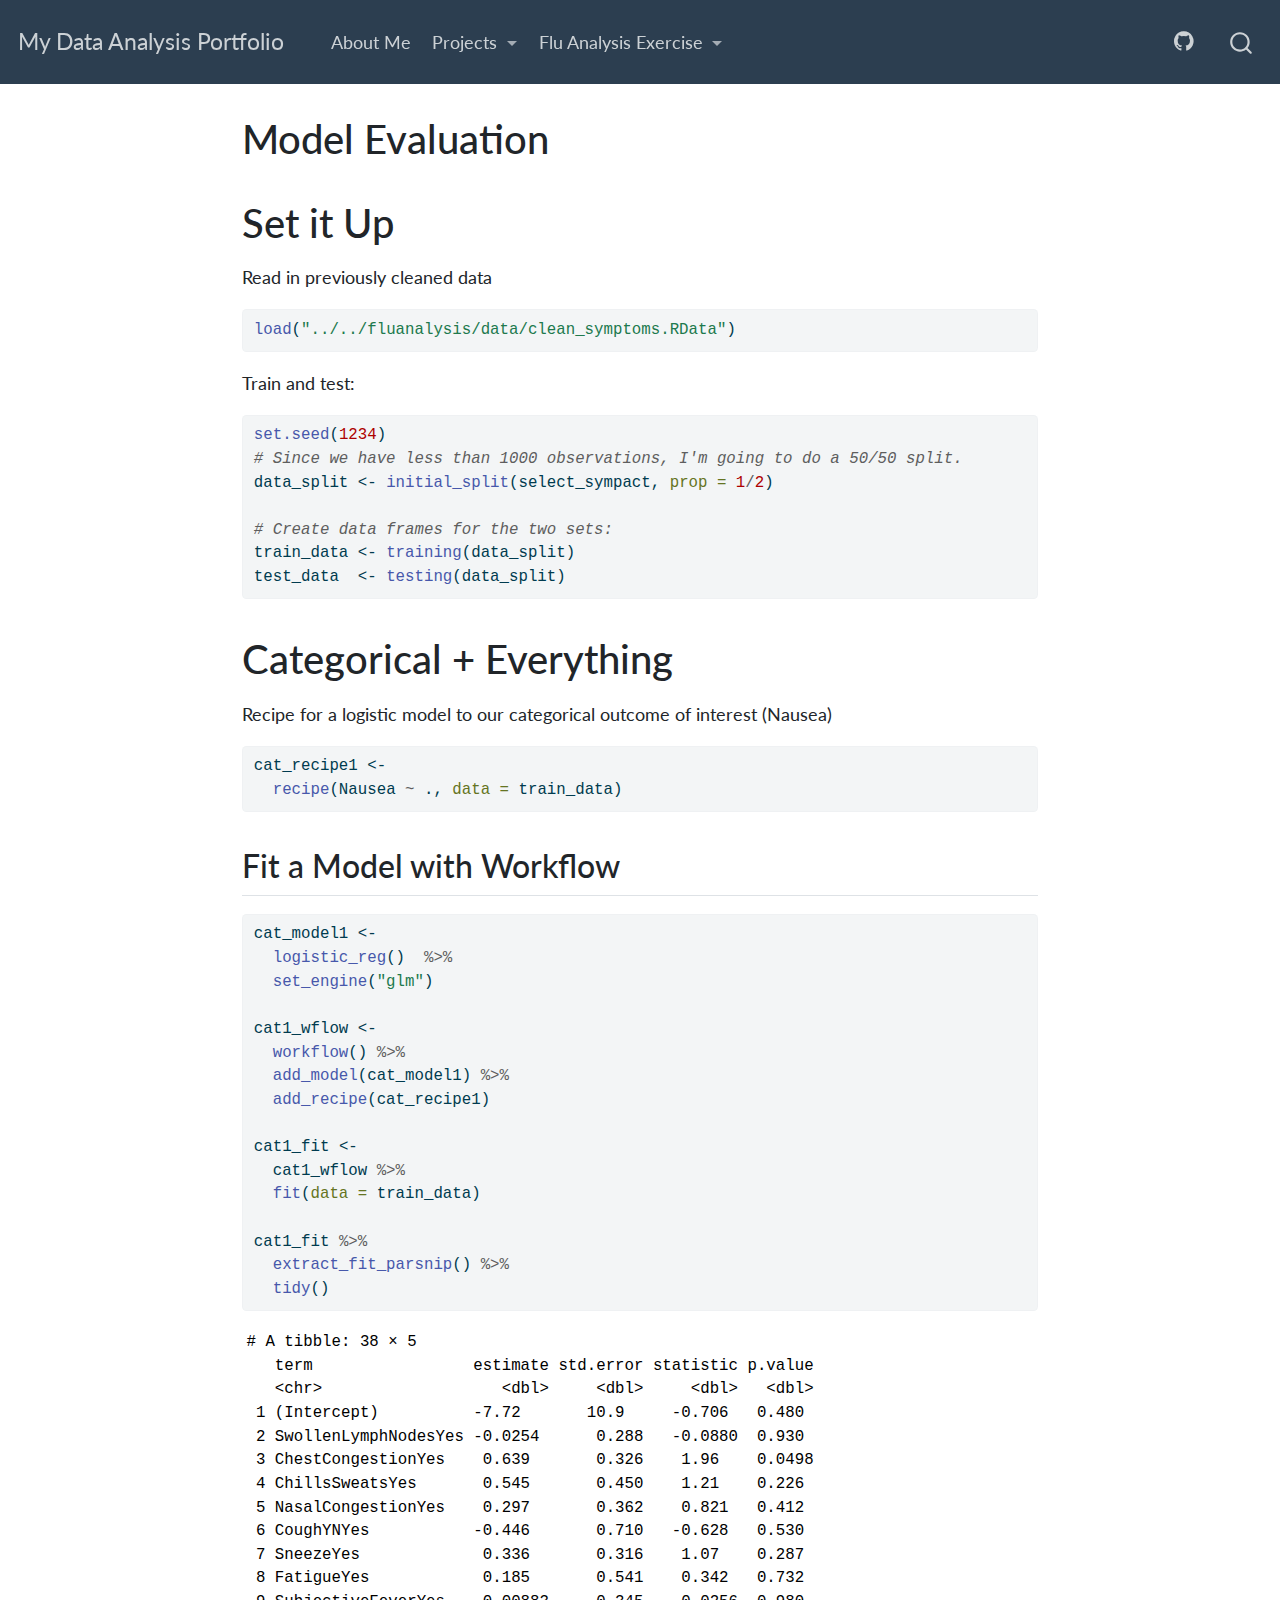
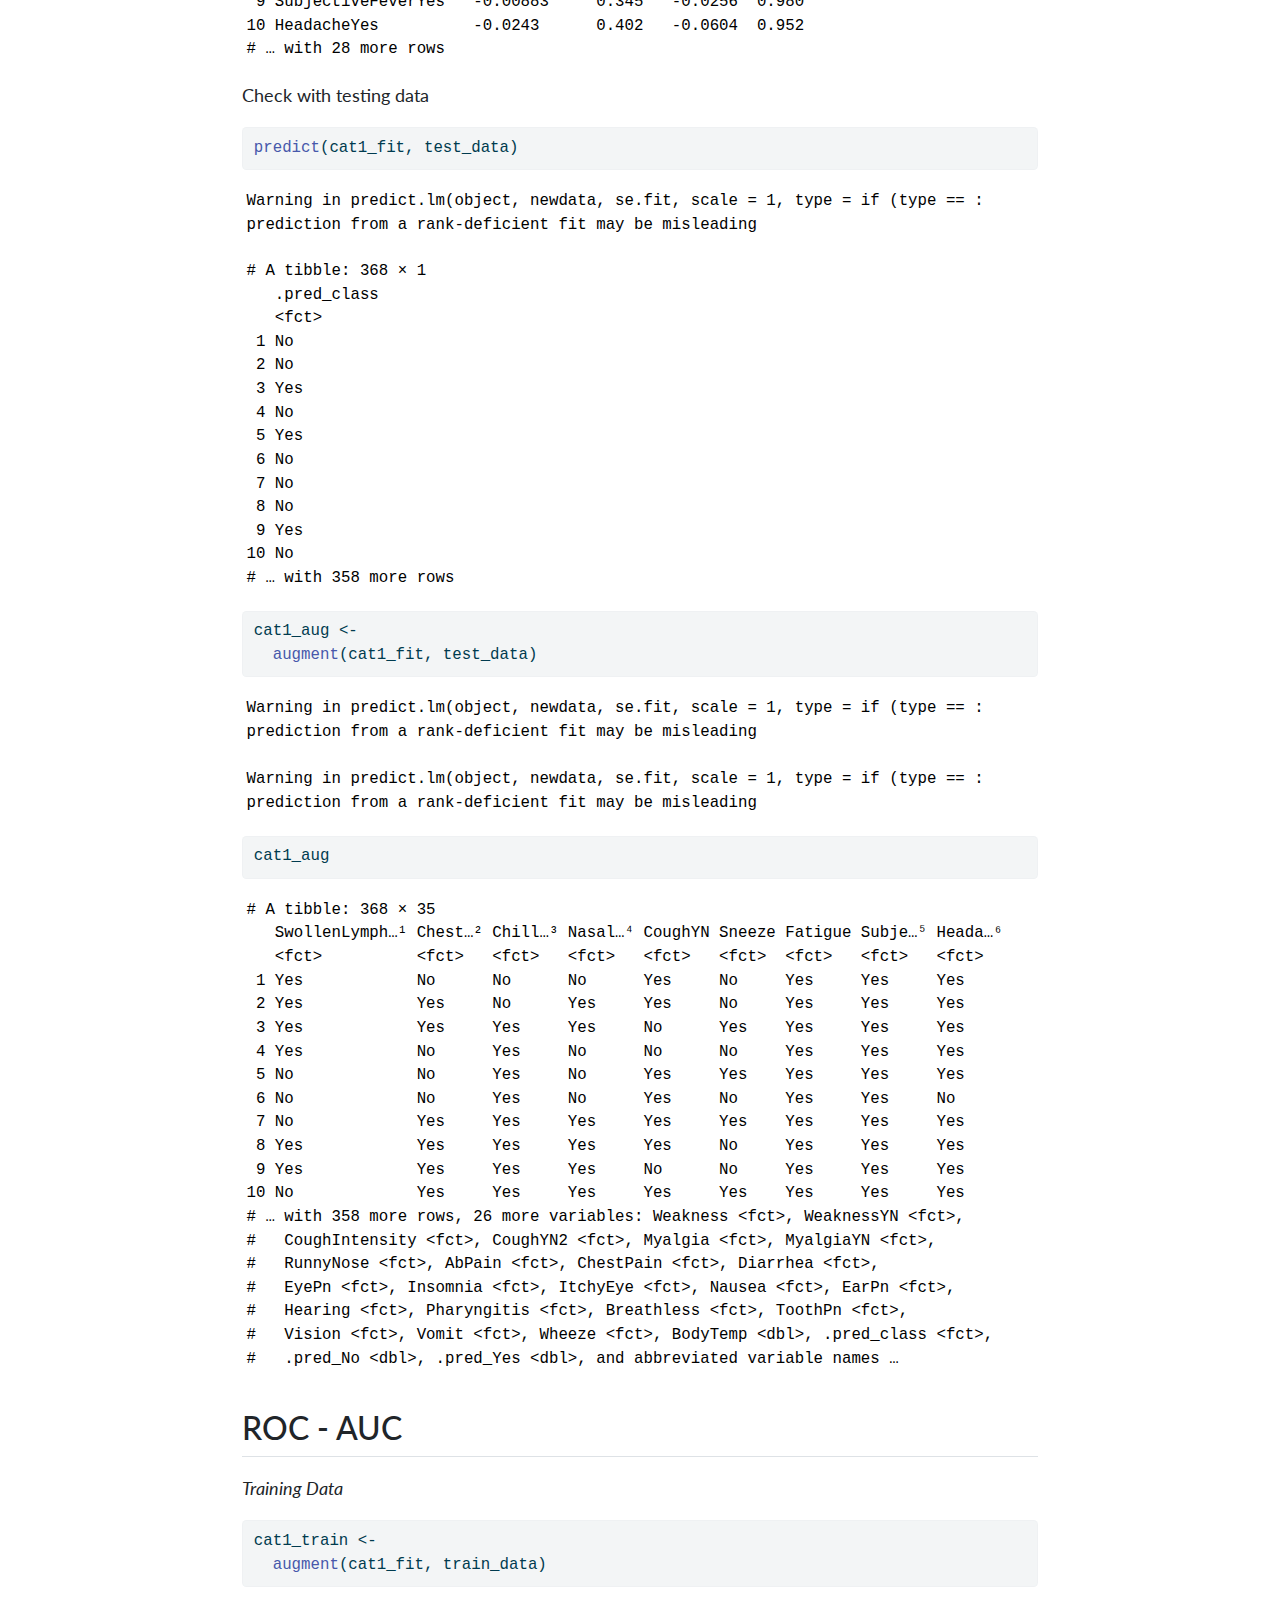
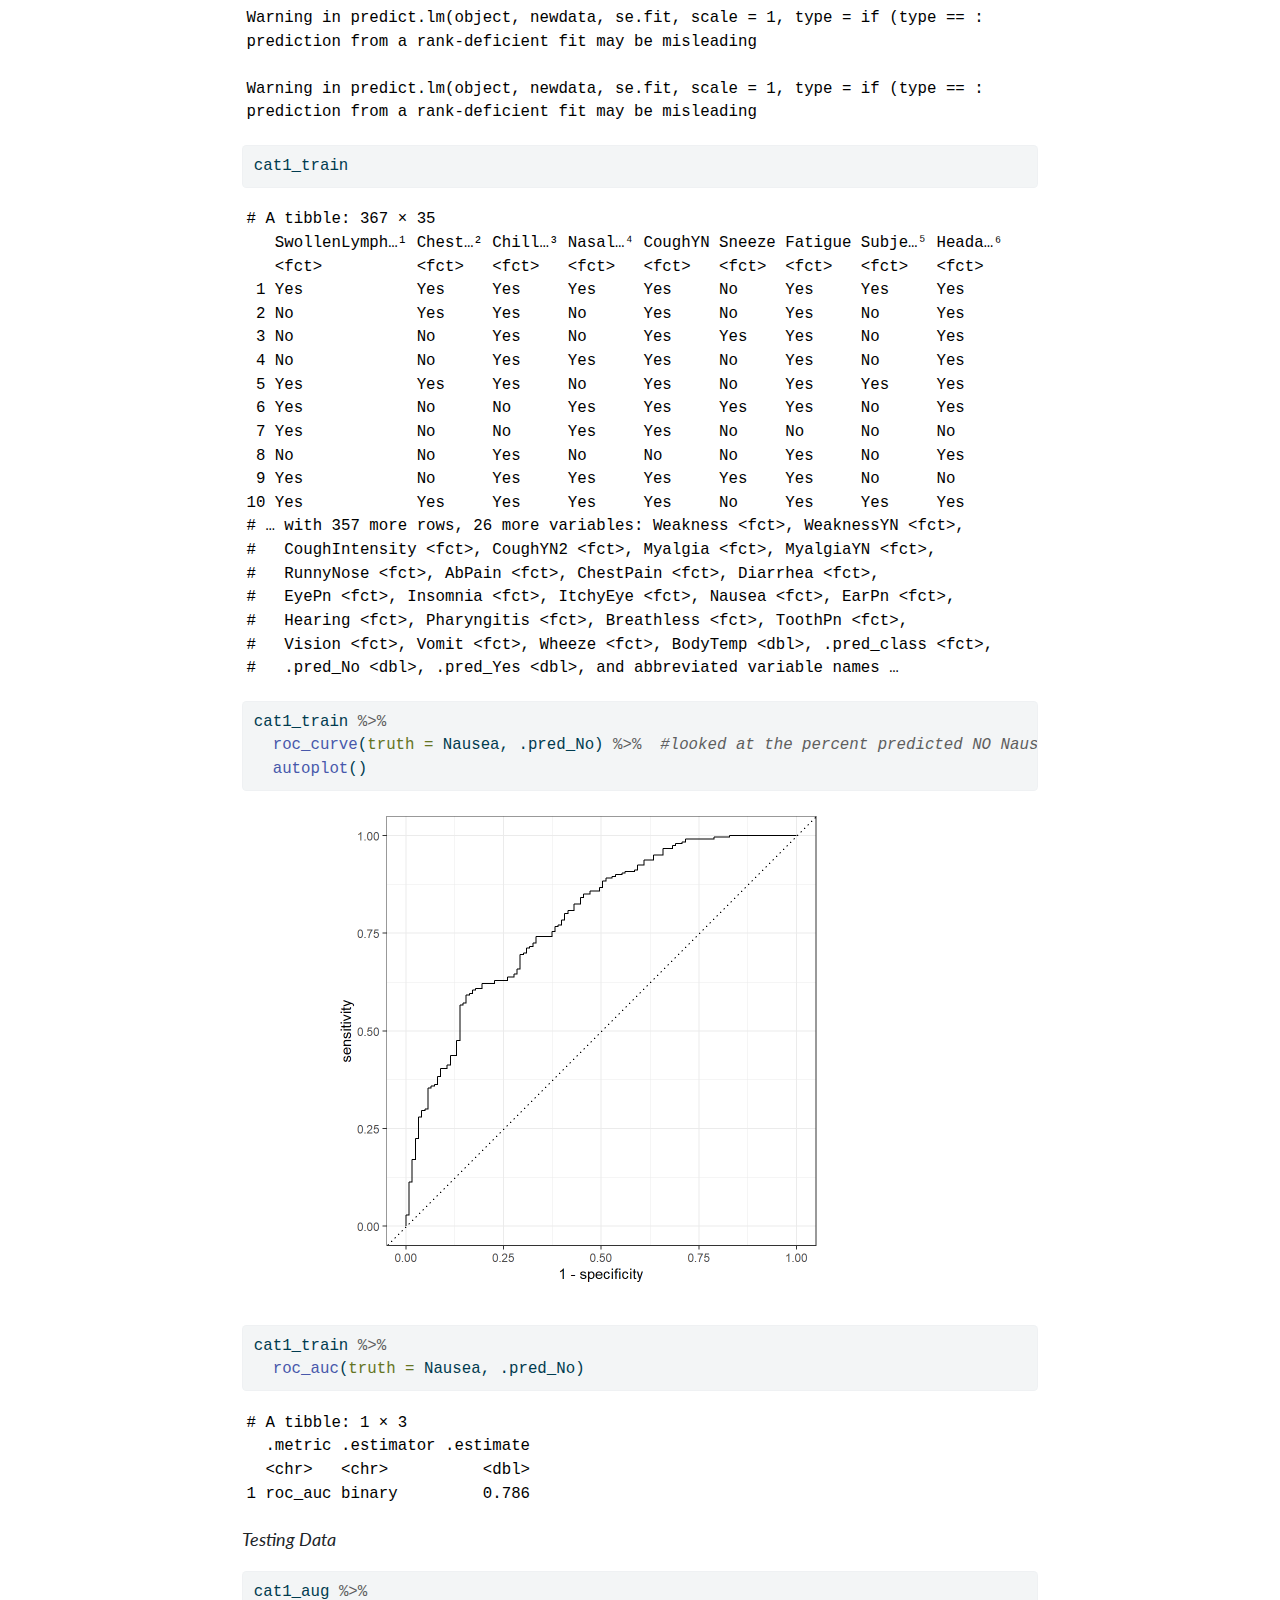
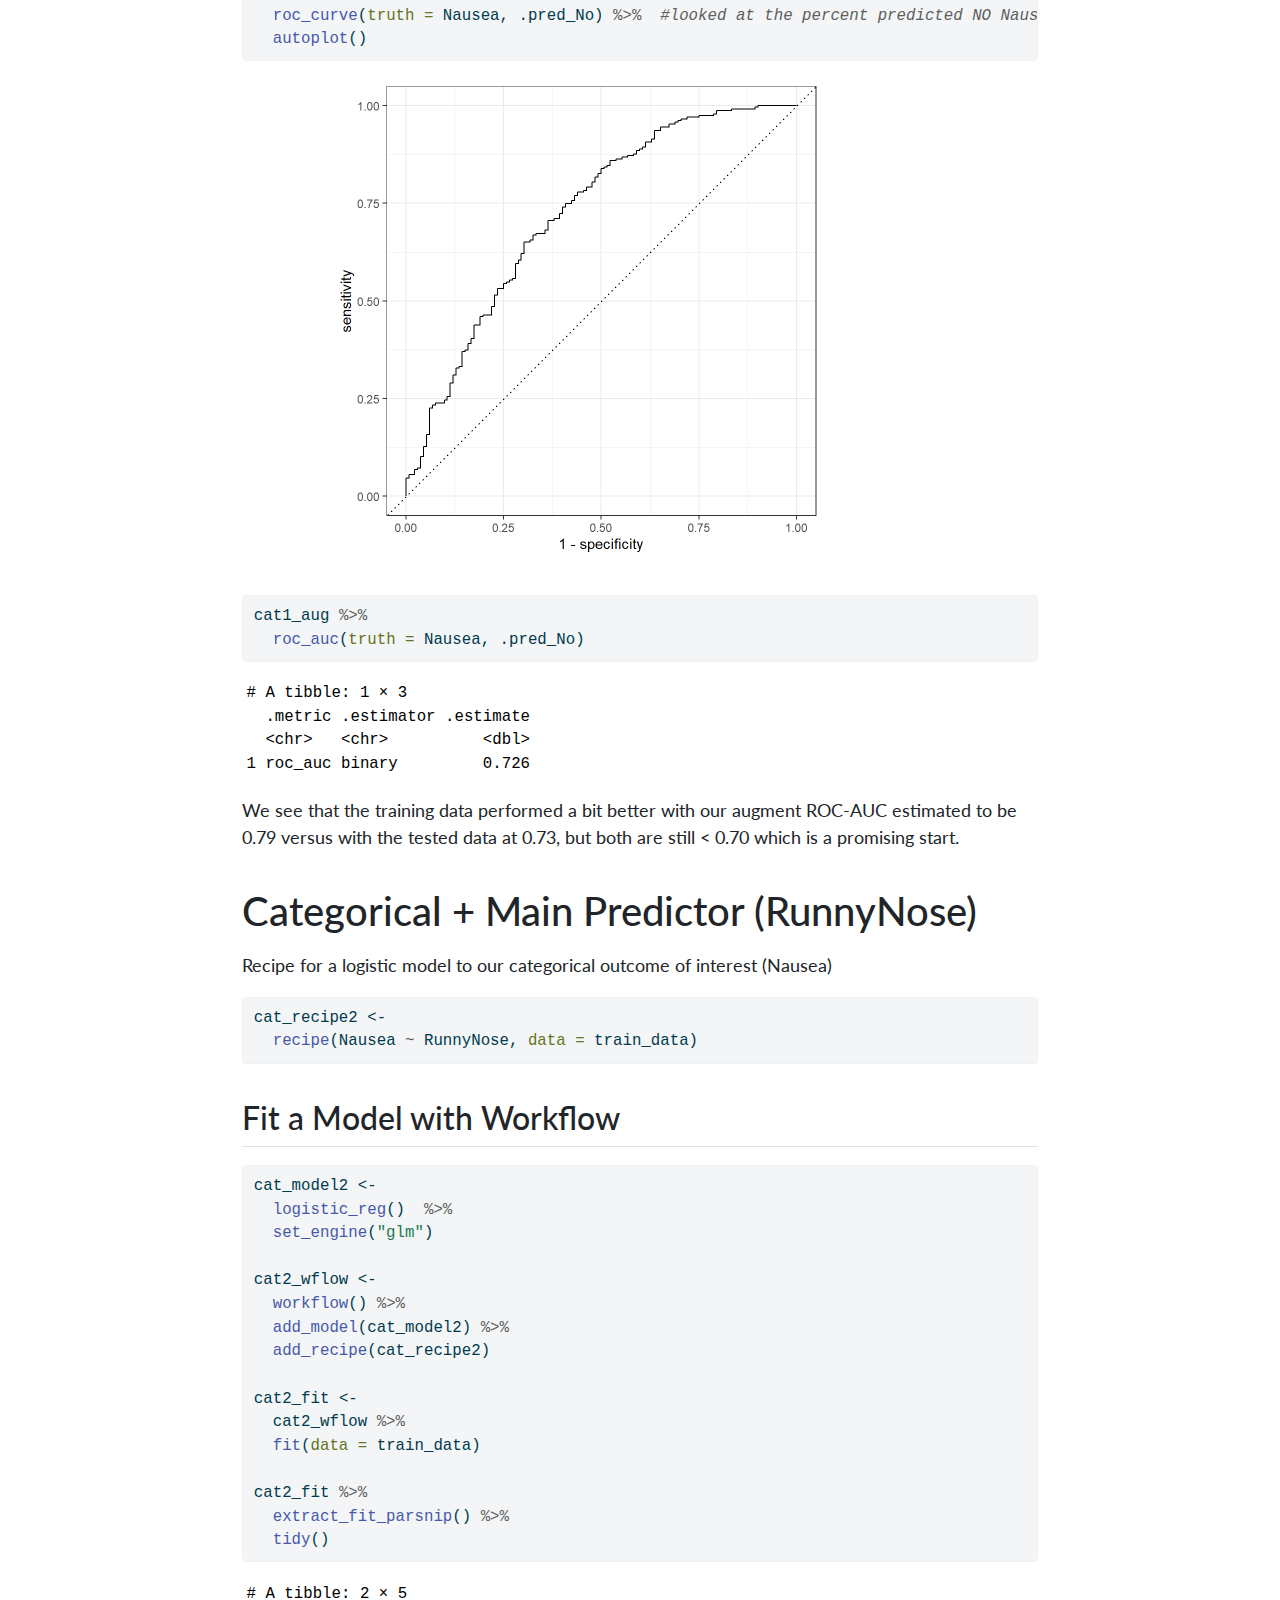
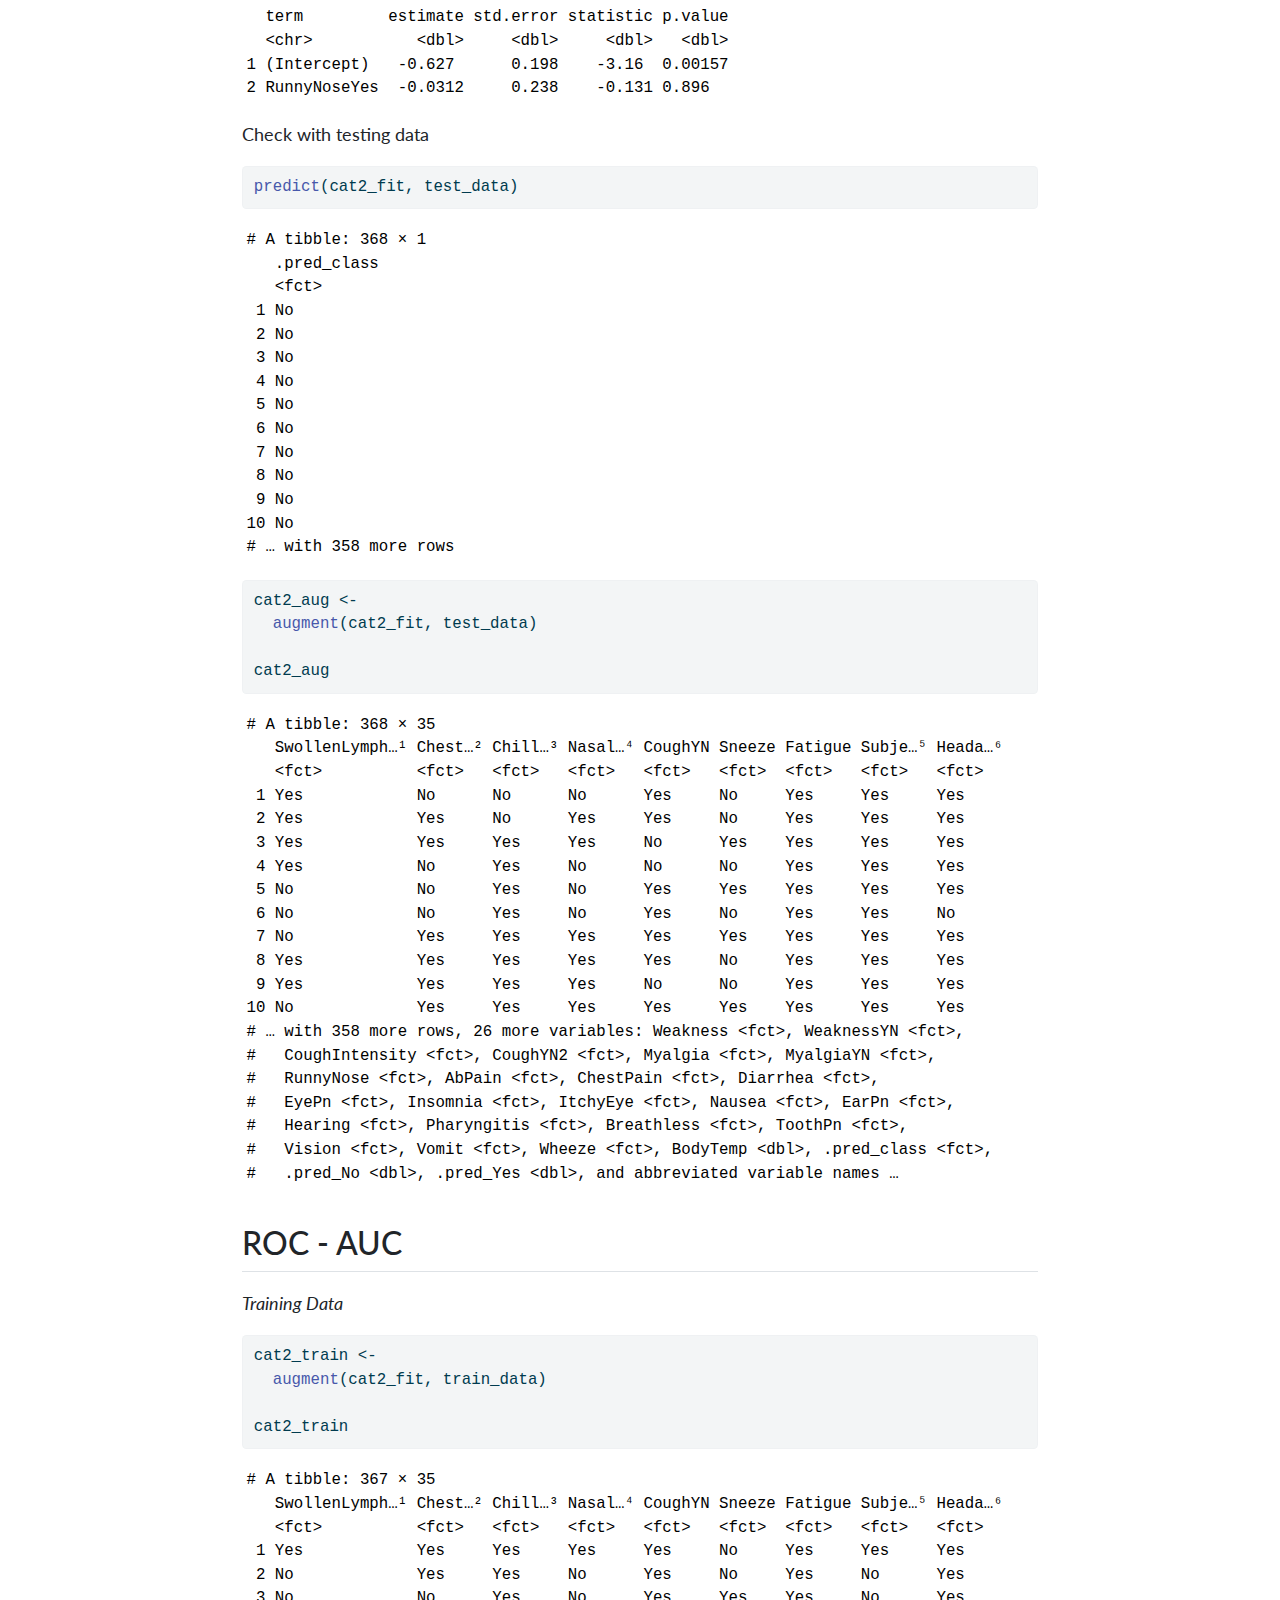
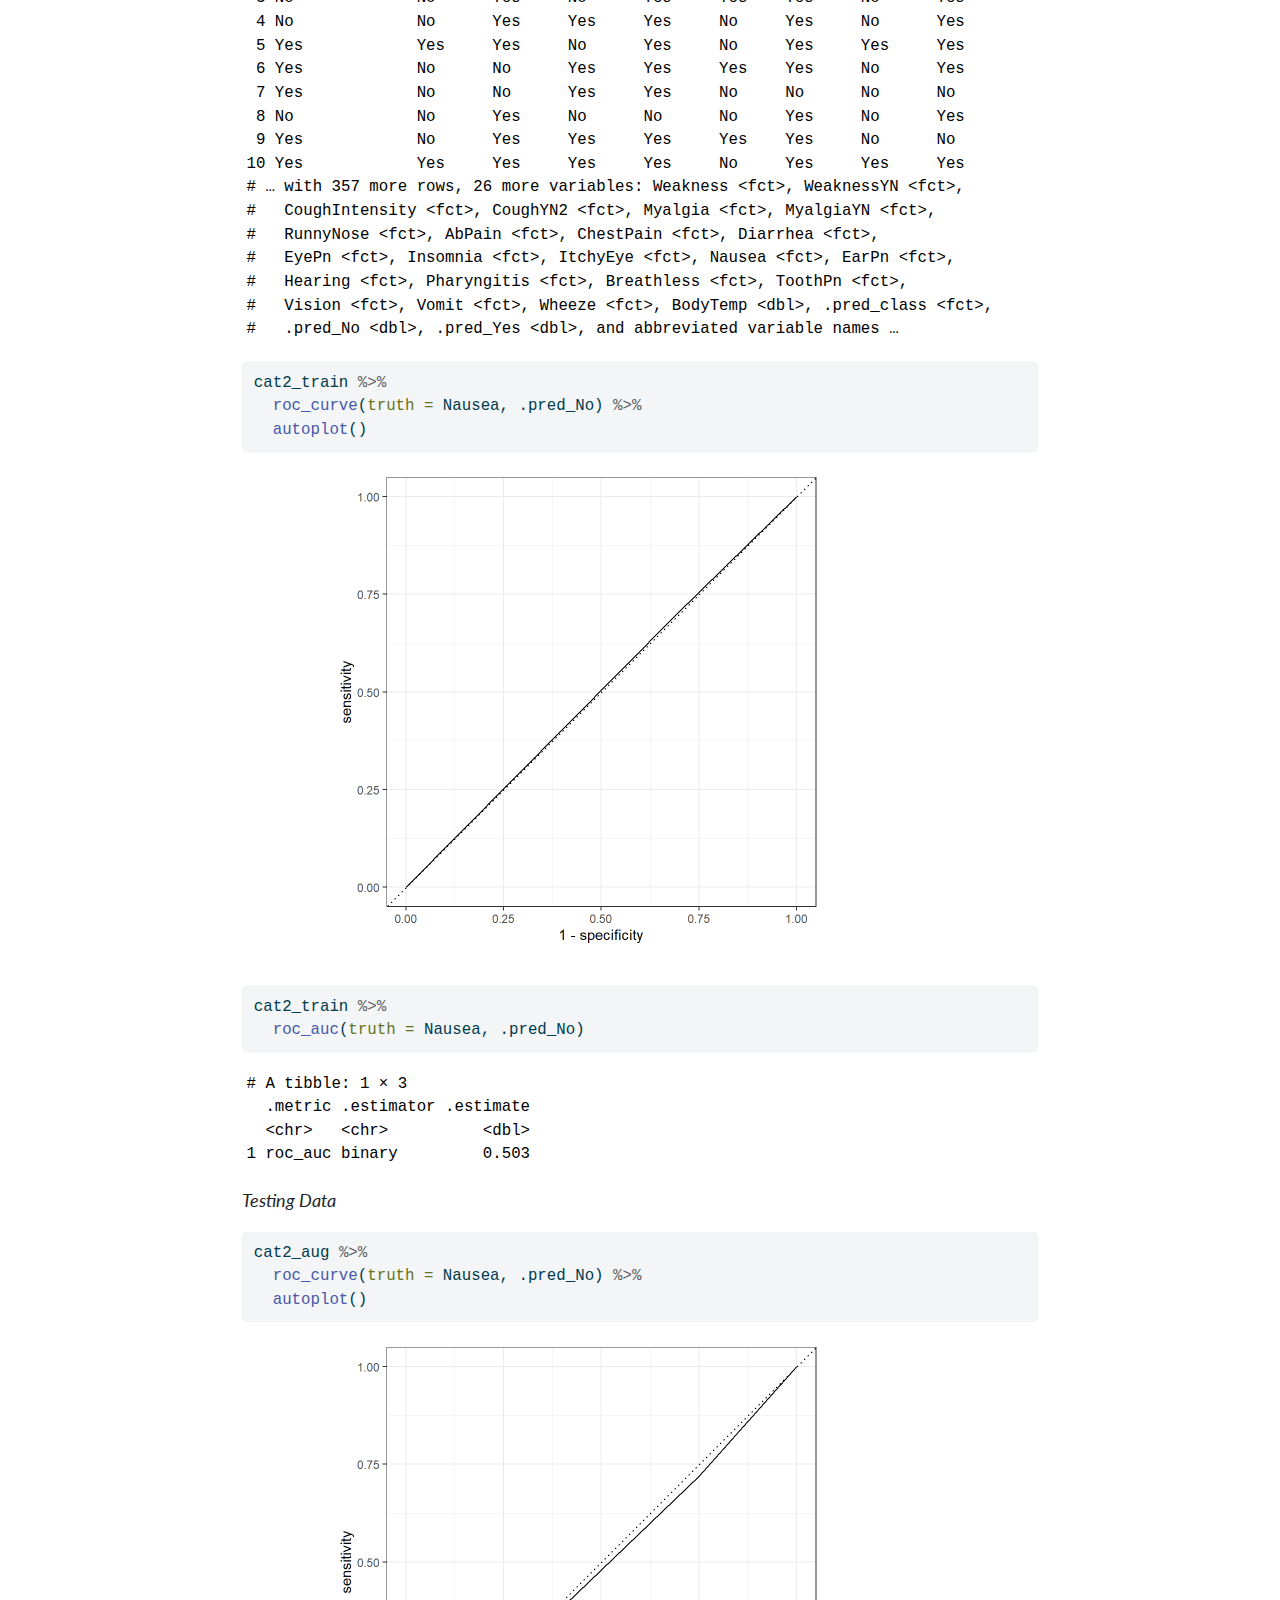
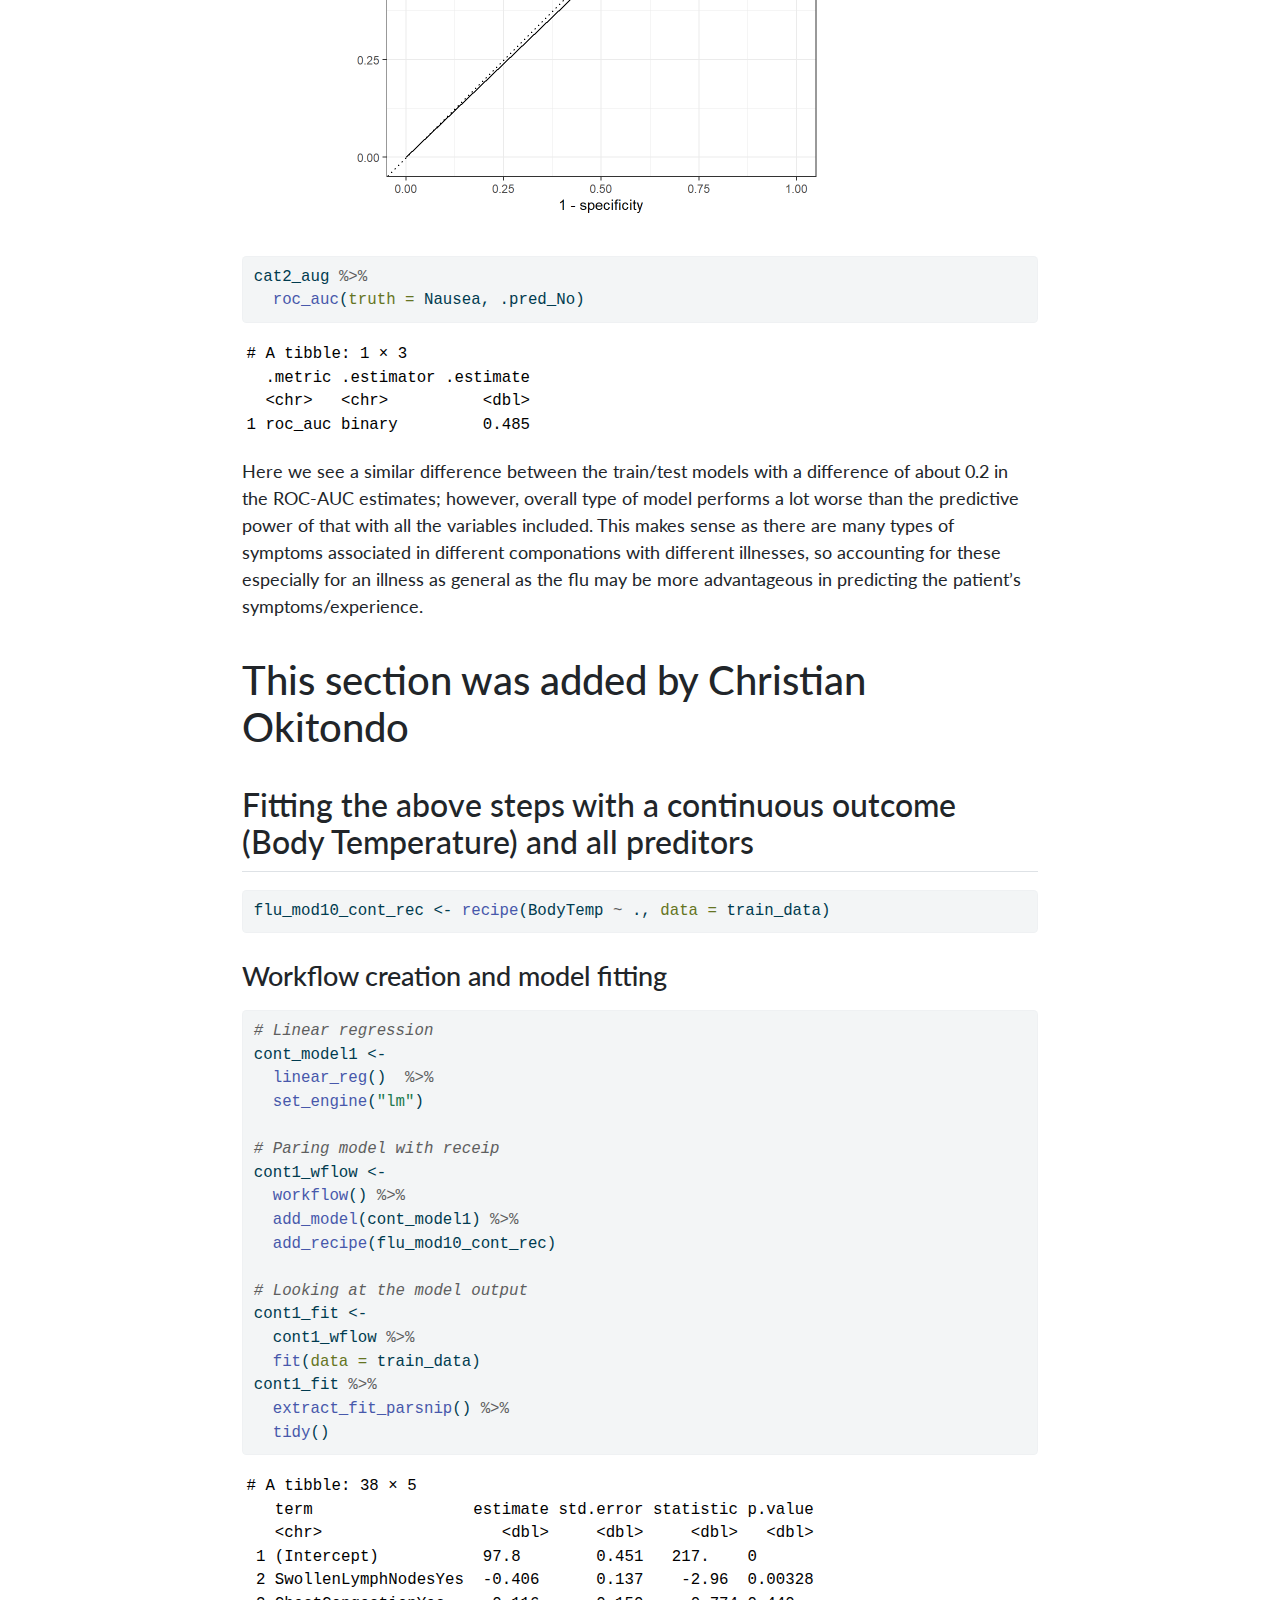
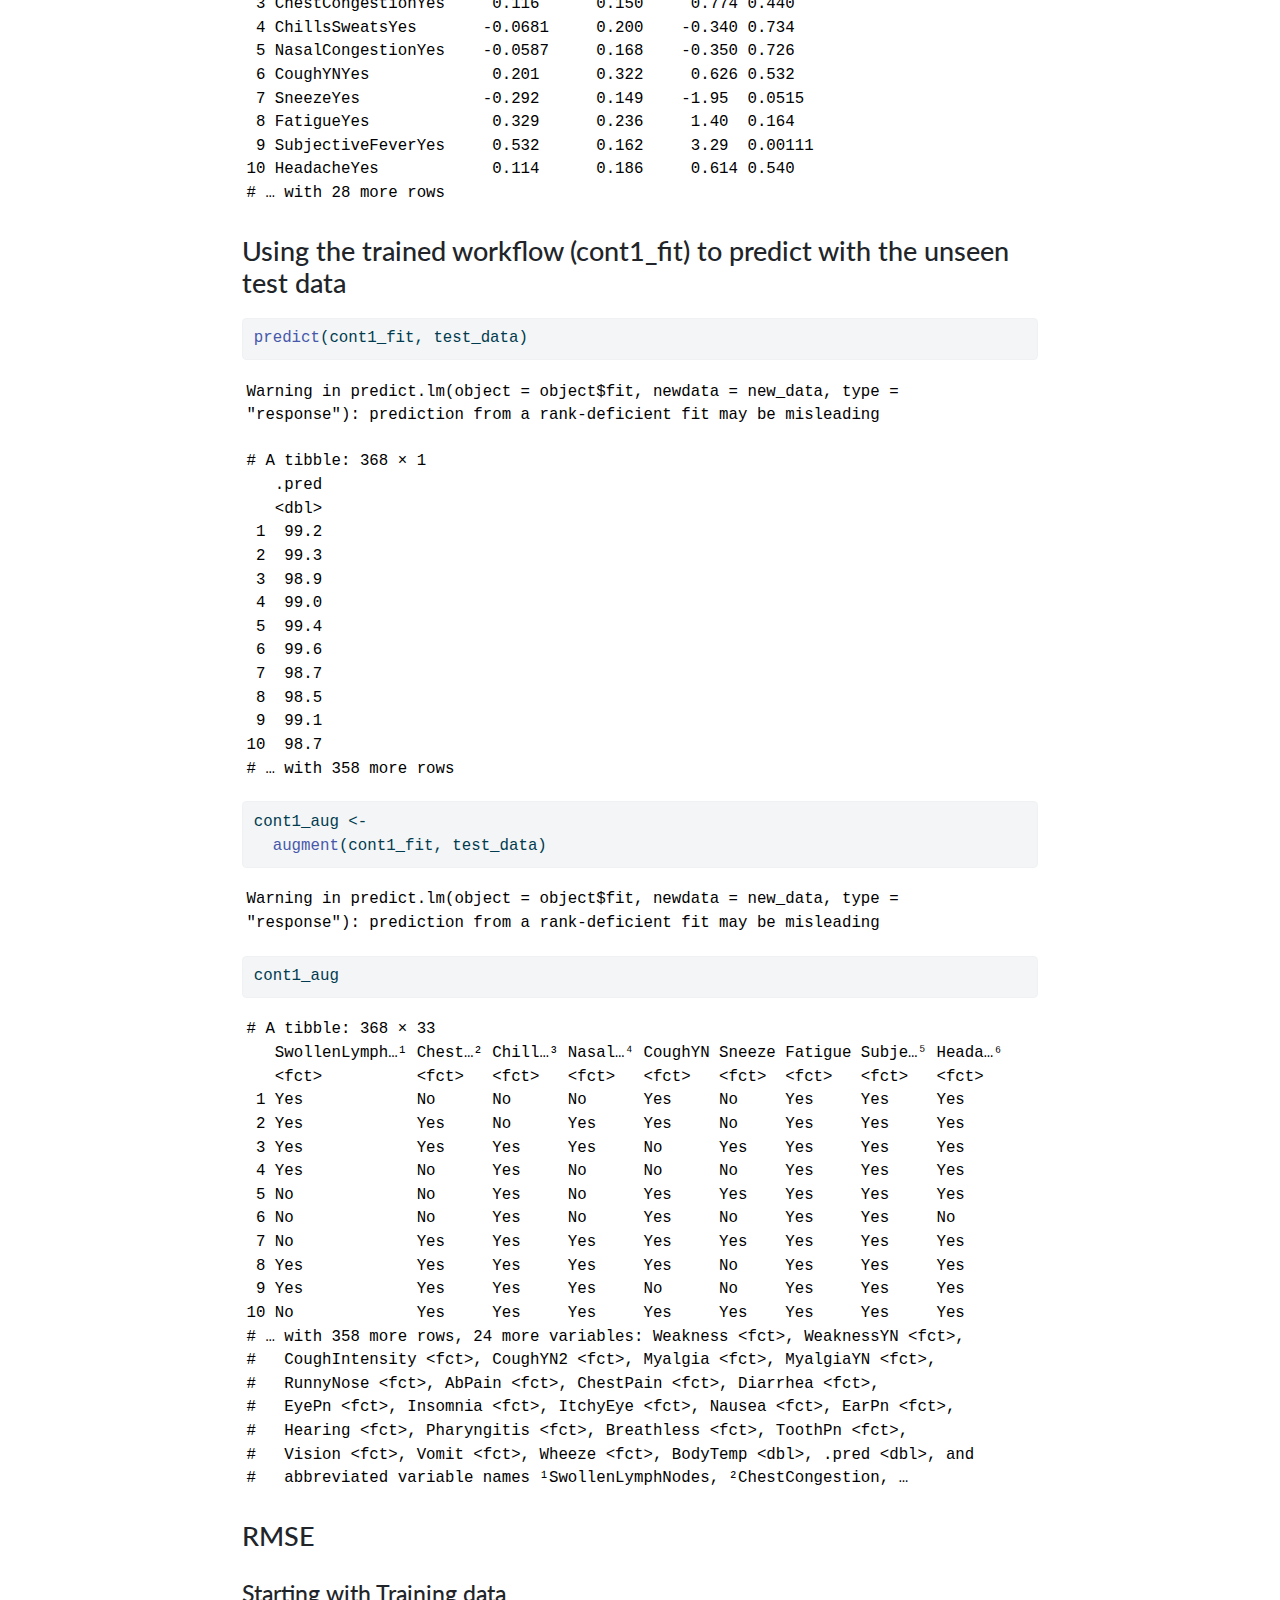
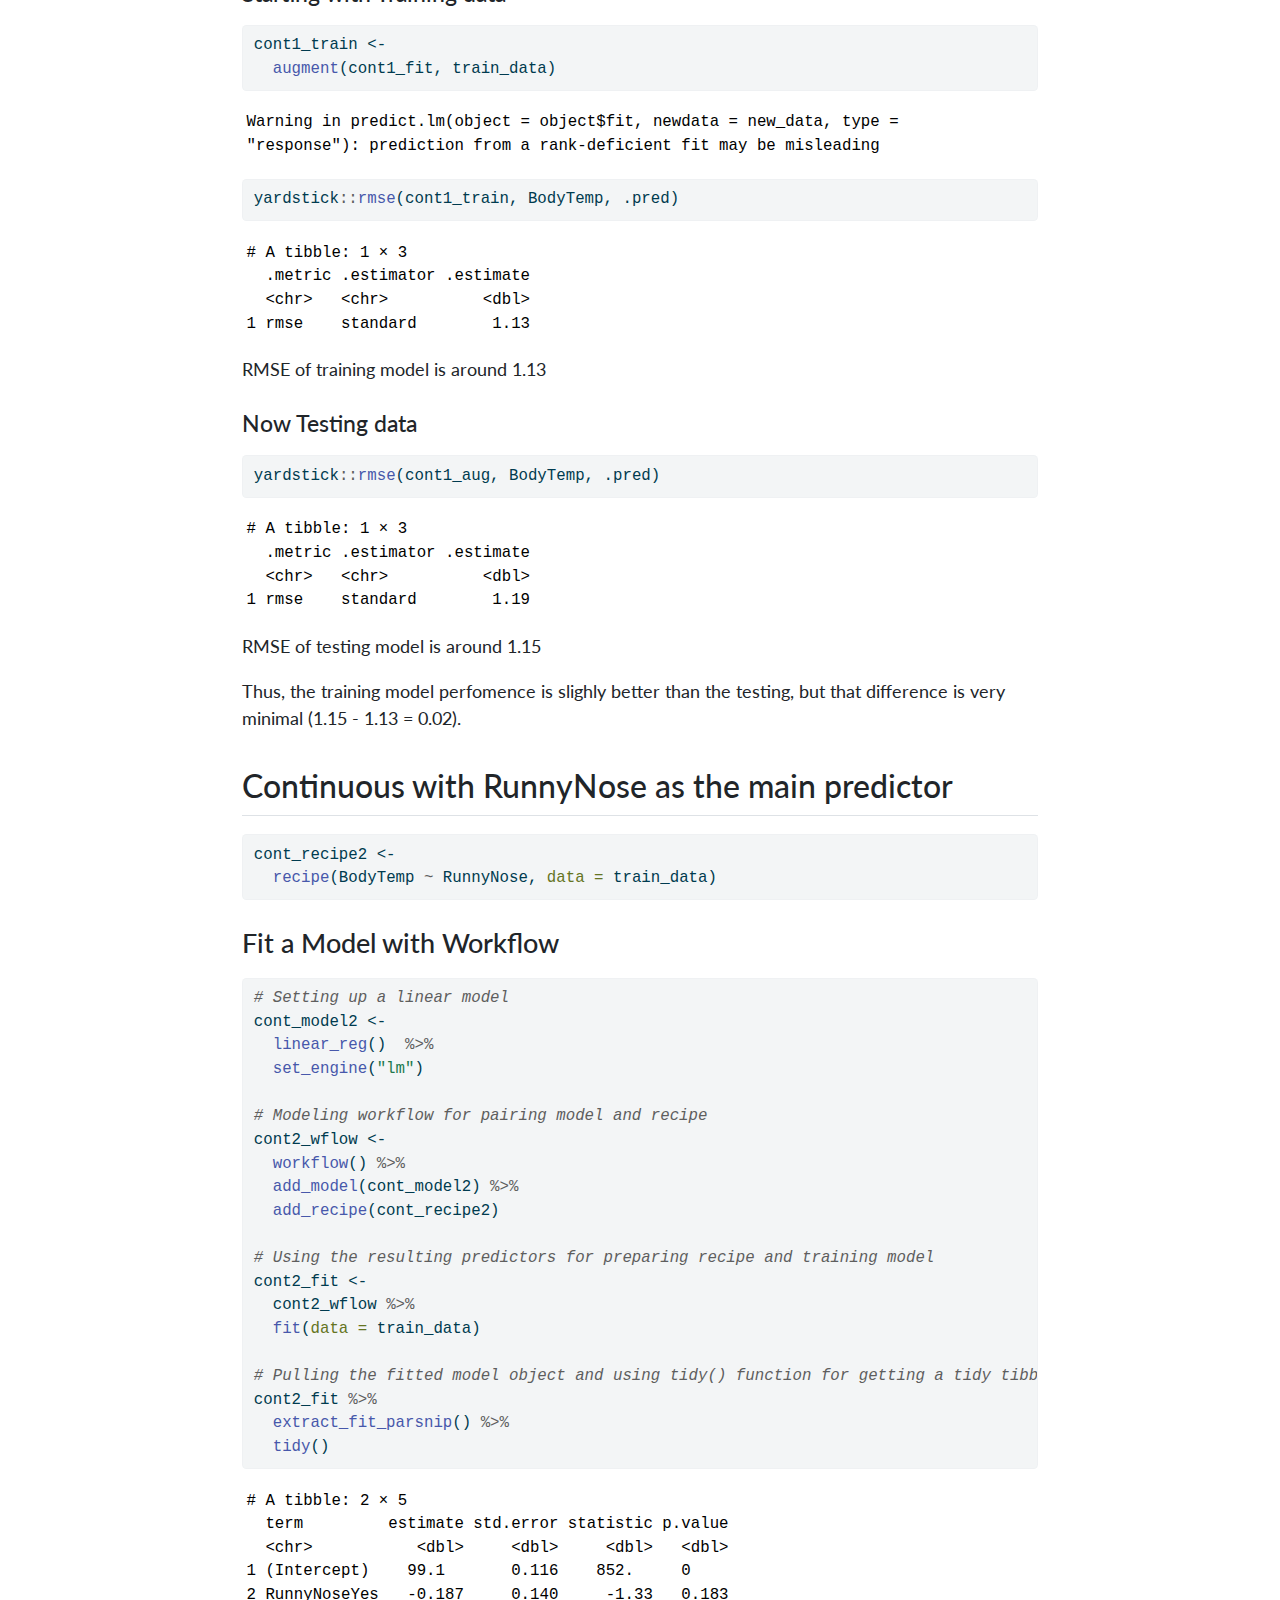
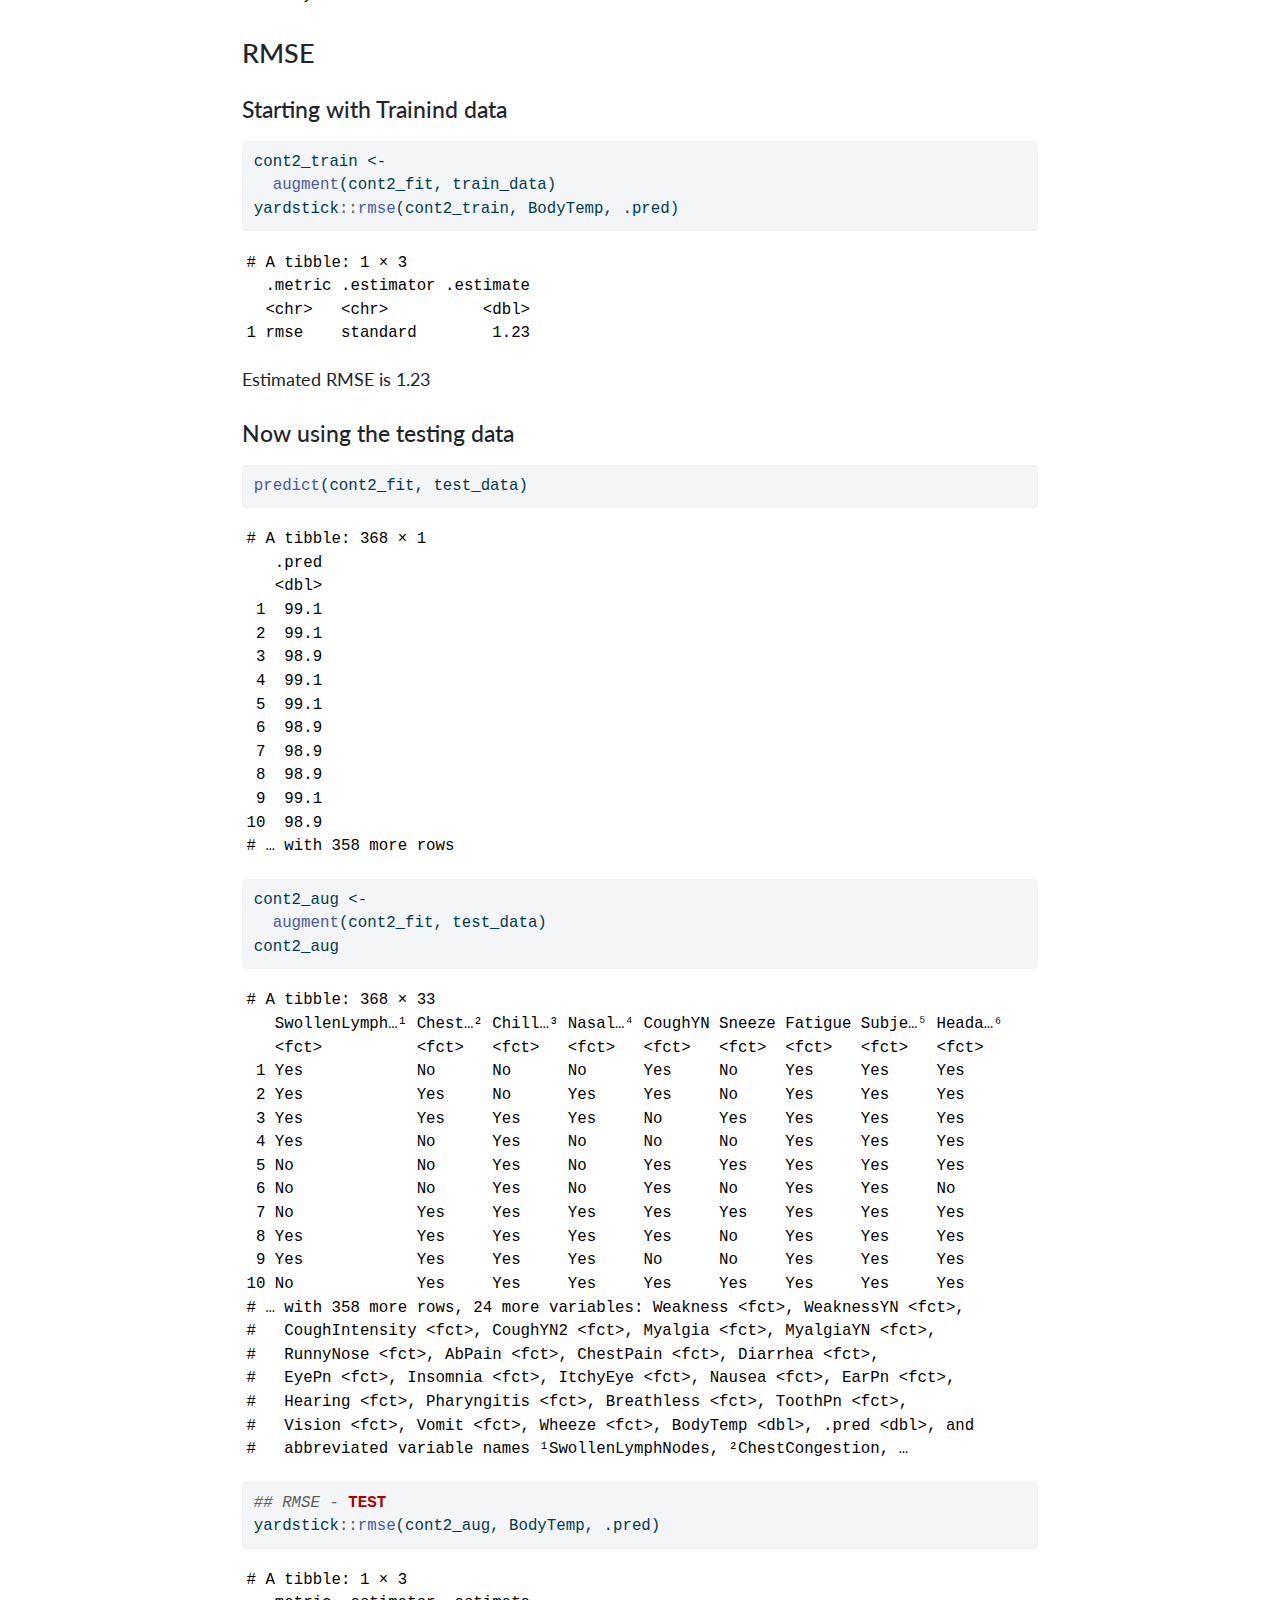
<file: docs/fluanalysis/code/modeleval.html>
<!DOCTYPE html>
<html xmlns="http://www.w3.org/1999/xhtml" lang="en" xml:lang="en"><head>

<meta charset="utf-8">
<meta name="generator" content="quarto-1.2.313">

<meta name="viewport" content="width=device-width, initial-scale=1.0, user-scalable=yes">


<title>My Data Analysis Portfolio - Model Evaluation</title>
<style>
code{white-space: pre-wrap;}
span.smallcaps{font-variant: small-caps;}
div.columns{display: flex; gap: min(4vw, 1.5em);}
div.column{flex: auto; overflow-x: auto;}
div.hanging-indent{margin-left: 1.5em; text-indent: -1.5em;}
ul.task-list{list-style: none;}
ul.task-list li input[type="checkbox"] {
  width: 0.8em;
  margin: 0 0.8em 0.2em -1.6em;
  vertical-align: middle;
}
pre > code.sourceCode { white-space: pre; position: relative; }
pre > code.sourceCode > span { display: inline-block; line-height: 1.25; }
pre > code.sourceCode > span:empty { height: 1.2em; }
.sourceCode { overflow: visible; }
code.sourceCode > span { color: inherit; text-decoration: inherit; }
div.sourceCode { margin: 1em 0; }
pre.sourceCode { margin: 0; }
@media screen {
div.sourceCode { overflow: auto; }
}
@media print {
pre > code.sourceCode { white-space: pre-wrap; }
pre > code.sourceCode > span { text-indent: -5em; padding-left: 5em; }
}
pre.numberSource code
  { counter-reset: source-line 0; }
pre.numberSource code > span
  { position: relative; left: -4em; counter-increment: source-line; }
pre.numberSource code > span > a:first-child::before
  { content: counter(source-line);
    position: relative; left: -1em; text-align: right; vertical-align: baseline;
    border: none; display: inline-block;
    -webkit-touch-callout: none; -webkit-user-select: none;
    -khtml-user-select: none; -moz-user-select: none;
    -ms-user-select: none; user-select: none;
    padding: 0 4px; width: 4em;
    color: #aaaaaa;
  }
pre.numberSource { margin-left: 3em; border-left: 1px solid #aaaaaa;  padding-left: 4px; }
div.sourceCode
  {   }
@media screen {
pre > code.sourceCode > span > a:first-child::before { text-decoration: underline; }
}
code span.al { color: #ff0000; font-weight: bold; } /* Alert */
code span.an { color: #60a0b0; font-weight: bold; font-style: italic; } /* Annotation */
code span.at { color: #7d9029; } /* Attribute */
code span.bn { color: #40a070; } /* BaseN */
code span.bu { color: #008000; } /* BuiltIn */
code span.cf { color: #007020; font-weight: bold; } /* ControlFlow */
code span.ch { color: #4070a0; } /* Char */
code span.cn { color: #880000; } /* Constant */
code span.co { color: #60a0b0; font-style: italic; } /* Comment */
code span.cv { color: #60a0b0; font-weight: bold; font-style: italic; } /* CommentVar */
code span.do { color: #ba2121; font-style: italic; } /* Documentation */
code span.dt { color: #902000; } /* DataType */
code span.dv { color: #40a070; } /* DecVal */
code span.er { color: #ff0000; font-weight: bold; } /* Error */
code span.ex { } /* Extension */
code span.fl { color: #40a070; } /* Float */
code span.fu { color: #06287e; } /* Function */
code span.im { color: #008000; font-weight: bold; } /* Import */
code span.in { color: #60a0b0; font-weight: bold; font-style: italic; } /* Information */
code span.kw { color: #007020; font-weight: bold; } /* Keyword */
code span.op { color: #666666; } /* Operator */
code span.ot { color: #007020; } /* Other */
code span.pp { color: #bc7a00; } /* Preprocessor */
code span.sc { color: #4070a0; } /* SpecialChar */
code span.ss { color: #bb6688; } /* SpecialString */
code span.st { color: #4070a0; } /* String */
code span.va { color: #19177c; } /* Variable */
code span.vs { color: #4070a0; } /* VerbatimString */
code span.wa { color: #60a0b0; font-weight: bold; font-style: italic; } /* Warning */
</style>


<script src="../../site_libs/quarto-nav/quarto-nav.js"></script>
<script src="../../site_libs/quarto-nav/headroom.min.js"></script>
<script src="../../site_libs/clipboard/clipboard.min.js"></script>
<script src="../../site_libs/quarto-search/autocomplete.umd.js"></script>
<script src="../../site_libs/quarto-search/fuse.min.js"></script>
<script src="../../site_libs/quarto-search/quarto-search.js"></script>
<meta name="quarto:offset" content="../../">
<script src="../../site_libs/quarto-html/quarto.js"></script>
<script src="../../site_libs/quarto-html/popper.min.js"></script>
<script src="../../site_libs/quarto-html/tippy.umd.min.js"></script>
<script src="../../site_libs/quarto-html/anchor.min.js"></script>
<link href="../../site_libs/quarto-html/tippy.css" rel="stylesheet">
<link href="../../site_libs/quarto-html/quarto-syntax-highlighting.css" rel="stylesheet" id="quarto-text-highlighting-styles">
<script src="../../site_libs/bootstrap/bootstrap.min.js"></script>
<link href="../../site_libs/bootstrap/bootstrap-icons.css" rel="stylesheet">
<link href="../../site_libs/bootstrap/bootstrap.min.css" rel="stylesheet" id="quarto-bootstrap" data-mode="light">
<script id="quarto-search-options" type="application/json">{
  "location": "navbar",
  "copy-button": false,
  "collapse-after": 3,
  "panel-placement": "end",
  "type": "overlay",
  "limit": 20,
  "language": {
    "search-no-results-text": "No results",
    "search-matching-documents-text": "matching documents",
    "search-copy-link-title": "Copy link to search",
    "search-hide-matches-text": "Hide additional matches",
    "search-more-match-text": "more match in this document",
    "search-more-matches-text": "more matches in this document",
    "search-clear-button-title": "Clear",
    "search-detached-cancel-button-title": "Cancel",
    "search-submit-button-title": "Submit"
  }
}</script>


<link rel="stylesheet" href="../../styles.css">
</head>

<body class="nav-fixed fullcontent">

<div id="quarto-search-results"></div>
  <header id="quarto-header" class="headroom fixed-top">
    <nav class="navbar navbar-expand-lg navbar-dark ">
      <div class="navbar-container container-fluid">
      <div class="navbar-brand-container">
    <a class="navbar-brand" href="../../index.html">
    <span class="navbar-title">My Data Analysis Portfolio</span>
    </a>
  </div>
          <button class="navbar-toggler" type="button" data-bs-toggle="collapse" data-bs-target="#navbarCollapse" aria-controls="navbarCollapse" aria-expanded="false" aria-label="Toggle navigation" onclick="if (window.quartoToggleHeadroom) { window.quartoToggleHeadroom(); }">
  <span class="navbar-toggler-icon"></span>
</button>
          <div class="collapse navbar-collapse" id="navbarCollapse">
            <ul class="navbar-nav navbar-nav-scroll me-auto">
  <li class="nav-item">
    <a class="nav-link" href="../.././aboutme.html">
 <span class="menu-text">About Me</span></a>
  </li>  
  <li class="nav-item dropdown ">
    <a class="nav-link dropdown-toggle" href="#" id="nav-menu-projects" role="button" data-bs-toggle="dropdown" aria-expanded="false">
 <span class="menu-text">Projects</span>
    </a>
    <ul class="dropdown-menu" aria-labelledby="nav-menu-projects">    
        <li>
    <a class="dropdown-item" href="../.././coding_exercise.html">
 <span class="dropdown-text">R Coding Exercise</span></a>
  </li>  
        <li>
    <a class="dropdown-item" href="../.././dataanalysis-exercise.html">
 <span class="dropdown-text">Data Analysis Exercise</span></a>
  </li>  
        <li>
    <a class="dropdown-item" href="../.././visualization_exercise.html">
 <span class="dropdown-text">Visualization Exercise</span></a>
  </li>  
        <li>
    <a class="dropdown-item" href="../.././tidytuesday_exercise.html">
 <span class="dropdown-text">Tidy Tuesday Exercise</span></a>
  </li>  
        <li>
    <a class="dropdown-item" href="../.././tidytuesday_exercise2.html">
 <span class="dropdown-text">Tidy Tuesday Exercise 2</span></a>
  </li>  
    </ul>
  </li>
  <li class="nav-item dropdown ">
    <a class="nav-link dropdown-toggle" href="#" id="nav-menu-flu-analysis-exercise" role="button" data-bs-toggle="dropdown" aria-expanded="false">
 <span class="menu-text">Flu Analysis Exercise</span>
    </a>
    <ul class="dropdown-menu" aria-labelledby="nav-menu-flu-analysis-exercise">    
        <li>
    <a class="dropdown-item" href="../.././fluanalysis/code/wrangling.html">
 <span class="dropdown-text">Wrangling</span></a>
  </li>  
        <li>
    <a class="dropdown-item" href="../.././fluanalysis/code/exploration.html">
 <span class="dropdown-text">Exploration</span></a>
  </li>  
        <li>
    <a class="dropdown-item" href="../.././fluanalysis/code/fitting.html">
 <span class="dropdown-text">Fitting</span></a>
  </li>  
        <li>
    <a class="dropdown-item" href="../.././fluanalysis/code/modeleval.html">
 <span class="dropdown-text">Model Evaluation</span></a>
  </li>  
        <li>
    <a class="dropdown-item" href="../.././fluanalysis/code/machinelearning.html">
 <span class="dropdown-text">Machine Learning</span></a>
  </li>  
    </ul>
  </li>
</ul>
            <ul class="navbar-nav navbar-nav-scroll ms-auto">
  <li class="nav-item compact">
    <a class="nav-link" href="https://github.com/ajklinker/abbieklinker-MADA-portfolio"><i class="bi bi-github" role="img">
</i> 
 <span class="menu-text"></span></a>
  </li>  
</ul>
              <div id="quarto-search" class="" title="Search"></div>
          </div> <!-- /navcollapse -->
      </div> <!-- /container-fluid -->
    </nav>
</header>
<!-- content -->
<div id="quarto-content" class="quarto-container page-columns page-rows-contents page-layout-article page-navbar">
<!-- sidebar -->
<!-- margin-sidebar -->
    
<!-- main -->
<main class="content" id="quarto-document-content">

<header id="title-block-header" class="quarto-title-block default">
<div class="quarto-title">
<h1 class="title">Model Evaluation</h1>
</div>



<div class="quarto-title-meta">

    
  
    
  </div>
  

</header>

<section id="set-it-up" class="level1">
<h1>Set it Up</h1>
<p>Read in previously cleaned data</p>
<div class="cell">
<div class="sourceCode cell-code" id="cb1"><pre class="sourceCode r code-with-copy"><code class="sourceCode r"><span id="cb1-1"><a href="#cb1-1" aria-hidden="true" tabindex="-1"></a><span class="fu">load</span>(<span class="st">"../../fluanalysis/data/clean_symptoms.RData"</span>)</span></code><button title="Copy to Clipboard" class="code-copy-button"><i class="bi"></i></button></pre></div>
</div>
<p>Train and test:</p>
<div class="cell">
<div class="sourceCode cell-code" id="cb2"><pre class="sourceCode r code-with-copy"><code class="sourceCode r"><span id="cb2-1"><a href="#cb2-1" aria-hidden="true" tabindex="-1"></a><span class="fu">set.seed</span>(<span class="dv">1234</span>) </span>
<span id="cb2-2"><a href="#cb2-2" aria-hidden="true" tabindex="-1"></a><span class="co"># Since we have less than 1000 observations, I'm going to do a 50/50 split.</span></span>
<span id="cb2-3"><a href="#cb2-3" aria-hidden="true" tabindex="-1"></a>data_split <span class="ot">&lt;-</span> <span class="fu">initial_split</span>(select_sympact, <span class="at">prop =</span> <span class="dv">1</span><span class="sc">/</span><span class="dv">2</span>)</span>
<span id="cb2-4"><a href="#cb2-4" aria-hidden="true" tabindex="-1"></a></span>
<span id="cb2-5"><a href="#cb2-5" aria-hidden="true" tabindex="-1"></a><span class="co"># Create data frames for the two sets:</span></span>
<span id="cb2-6"><a href="#cb2-6" aria-hidden="true" tabindex="-1"></a>train_data <span class="ot">&lt;-</span> <span class="fu">training</span>(data_split)</span>
<span id="cb2-7"><a href="#cb2-7" aria-hidden="true" tabindex="-1"></a>test_data  <span class="ot">&lt;-</span> <span class="fu">testing</span>(data_split)</span></code><button title="Copy to Clipboard" class="code-copy-button"><i class="bi"></i></button></pre></div>
</div>
</section>
<section id="categorical-everything" class="level1">
<h1>Categorical + Everything</h1>
<p>Recipe for a logistic model to our categorical outcome of interest (Nausea)</p>
<div class="cell">
<div class="sourceCode cell-code" id="cb3"><pre class="sourceCode r code-with-copy"><code class="sourceCode r"><span id="cb3-1"><a href="#cb3-1" aria-hidden="true" tabindex="-1"></a>cat_recipe1 <span class="ot">&lt;-</span> </span>
<span id="cb3-2"><a href="#cb3-2" aria-hidden="true" tabindex="-1"></a>  <span class="fu">recipe</span>(Nausea <span class="sc">~</span> ., <span class="at">data =</span> train_data) </span></code><button title="Copy to Clipboard" class="code-copy-button"><i class="bi"></i></button></pre></div>
</div>
<section id="fit-a-model-with-workflow" class="level2">
<h2 class="anchored" data-anchor-id="fit-a-model-with-workflow">Fit a Model with Workflow</h2>
<div class="cell">
<div class="sourceCode cell-code" id="cb4"><pre class="sourceCode r code-with-copy"><code class="sourceCode r"><span id="cb4-1"><a href="#cb4-1" aria-hidden="true" tabindex="-1"></a>cat_model1 <span class="ot">&lt;-</span> </span>
<span id="cb4-2"><a href="#cb4-2" aria-hidden="true" tabindex="-1"></a>  <span class="fu">logistic_reg</span>()  <span class="sc">%&gt;%</span> </span>
<span id="cb4-3"><a href="#cb4-3" aria-hidden="true" tabindex="-1"></a>  <span class="fu">set_engine</span>(<span class="st">"glm"</span>) </span>
<span id="cb4-4"><a href="#cb4-4" aria-hidden="true" tabindex="-1"></a></span>
<span id="cb4-5"><a href="#cb4-5" aria-hidden="true" tabindex="-1"></a>cat1_wflow <span class="ot">&lt;-</span> </span>
<span id="cb4-6"><a href="#cb4-6" aria-hidden="true" tabindex="-1"></a>  <span class="fu">workflow</span>() <span class="sc">%&gt;%</span> </span>
<span id="cb4-7"><a href="#cb4-7" aria-hidden="true" tabindex="-1"></a>  <span class="fu">add_model</span>(cat_model1) <span class="sc">%&gt;%</span> </span>
<span id="cb4-8"><a href="#cb4-8" aria-hidden="true" tabindex="-1"></a>  <span class="fu">add_recipe</span>(cat_recipe1)</span>
<span id="cb4-9"><a href="#cb4-9" aria-hidden="true" tabindex="-1"></a></span>
<span id="cb4-10"><a href="#cb4-10" aria-hidden="true" tabindex="-1"></a>cat1_fit <span class="ot">&lt;-</span> </span>
<span id="cb4-11"><a href="#cb4-11" aria-hidden="true" tabindex="-1"></a>  cat1_wflow <span class="sc">%&gt;%</span> </span>
<span id="cb4-12"><a href="#cb4-12" aria-hidden="true" tabindex="-1"></a>  <span class="fu">fit</span>(<span class="at">data =</span> train_data)</span>
<span id="cb4-13"><a href="#cb4-13" aria-hidden="true" tabindex="-1"></a></span>
<span id="cb4-14"><a href="#cb4-14" aria-hidden="true" tabindex="-1"></a>cat1_fit <span class="sc">%&gt;%</span> </span>
<span id="cb4-15"><a href="#cb4-15" aria-hidden="true" tabindex="-1"></a>  <span class="fu">extract_fit_parsnip</span>() <span class="sc">%&gt;%</span> </span>
<span id="cb4-16"><a href="#cb4-16" aria-hidden="true" tabindex="-1"></a>  <span class="fu">tidy</span>()</span></code><button title="Copy to Clipboard" class="code-copy-button"><i class="bi"></i></button></pre></div>
<div class="cell-output cell-output-stdout">
<pre><code># A tibble: 38 × 5
   term                 estimate std.error statistic p.value
   &lt;chr&gt;                   &lt;dbl&gt;     &lt;dbl&gt;     &lt;dbl&gt;   &lt;dbl&gt;
 1 (Intercept)          -7.72       10.9     -0.706   0.480 
 2 SwollenLymphNodesYes -0.0254      0.288   -0.0880  0.930 
 3 ChestCongestionYes    0.639       0.326    1.96    0.0498
 4 ChillsSweatsYes       0.545       0.450    1.21    0.226 
 5 NasalCongestionYes    0.297       0.362    0.821   0.412 
 6 CoughYNYes           -0.446       0.710   -0.628   0.530 
 7 SneezeYes             0.336       0.316    1.07    0.287 
 8 FatigueYes            0.185       0.541    0.342   0.732 
 9 SubjectiveFeverYes   -0.00883     0.345   -0.0256  0.980 
10 HeadacheYes          -0.0243      0.402   -0.0604  0.952 
# … with 28 more rows</code></pre>
</div>
</div>
<p>Check with testing data</p>
<div class="cell">
<div class="sourceCode cell-code" id="cb6"><pre class="sourceCode r code-with-copy"><code class="sourceCode r"><span id="cb6-1"><a href="#cb6-1" aria-hidden="true" tabindex="-1"></a><span class="fu">predict</span>(cat1_fit, test_data)</span></code><button title="Copy to Clipboard" class="code-copy-button"><i class="bi"></i></button></pre></div>
<div class="cell-output cell-output-stderr">
<pre><code>Warning in predict.lm(object, newdata, se.fit, scale = 1, type = if (type == :
prediction from a rank-deficient fit may be misleading</code></pre>
</div>
<div class="cell-output cell-output-stdout">
<pre><code># A tibble: 368 × 1
   .pred_class
   &lt;fct&gt;      
 1 No         
 2 No         
 3 Yes        
 4 No         
 5 Yes        
 6 No         
 7 No         
 8 No         
 9 Yes        
10 No         
# … with 358 more rows</code></pre>
</div>
<div class="sourceCode cell-code" id="cb9"><pre class="sourceCode r code-with-copy"><code class="sourceCode r"><span id="cb9-1"><a href="#cb9-1" aria-hidden="true" tabindex="-1"></a>cat1_aug <span class="ot">&lt;-</span> </span>
<span id="cb9-2"><a href="#cb9-2" aria-hidden="true" tabindex="-1"></a>  <span class="fu">augment</span>(cat1_fit, test_data)</span></code><button title="Copy to Clipboard" class="code-copy-button"><i class="bi"></i></button></pre></div>
<div class="cell-output cell-output-stderr">
<pre><code>Warning in predict.lm(object, newdata, se.fit, scale = 1, type = if (type == :
prediction from a rank-deficient fit may be misleading

Warning in predict.lm(object, newdata, se.fit, scale = 1, type = if (type == :
prediction from a rank-deficient fit may be misleading</code></pre>
</div>
<div class="sourceCode cell-code" id="cb11"><pre class="sourceCode r code-with-copy"><code class="sourceCode r"><span id="cb11-1"><a href="#cb11-1" aria-hidden="true" tabindex="-1"></a>cat1_aug</span></code><button title="Copy to Clipboard" class="code-copy-button"><i class="bi"></i></button></pre></div>
<div class="cell-output cell-output-stdout">
<pre><code># A tibble: 368 × 35
   SwollenLymph…¹ Chest…² Chill…³ Nasal…⁴ CoughYN Sneeze Fatigue Subje…⁵ Heada…⁶
   &lt;fct&gt;          &lt;fct&gt;   &lt;fct&gt;   &lt;fct&gt;   &lt;fct&gt;   &lt;fct&gt;  &lt;fct&gt;   &lt;fct&gt;   &lt;fct&gt;  
 1 Yes            No      No      No      Yes     No     Yes     Yes     Yes    
 2 Yes            Yes     No      Yes     Yes     No     Yes     Yes     Yes    
 3 Yes            Yes     Yes     Yes     No      Yes    Yes     Yes     Yes    
 4 Yes            No      Yes     No      No      No     Yes     Yes     Yes    
 5 No             No      Yes     No      Yes     Yes    Yes     Yes     Yes    
 6 No             No      Yes     No      Yes     No     Yes     Yes     No     
 7 No             Yes     Yes     Yes     Yes     Yes    Yes     Yes     Yes    
 8 Yes            Yes     Yes     Yes     Yes     No     Yes     Yes     Yes    
 9 Yes            Yes     Yes     Yes     No      No     Yes     Yes     Yes    
10 No             Yes     Yes     Yes     Yes     Yes    Yes     Yes     Yes    
# … with 358 more rows, 26 more variables: Weakness &lt;fct&gt;, WeaknessYN &lt;fct&gt;,
#   CoughIntensity &lt;fct&gt;, CoughYN2 &lt;fct&gt;, Myalgia &lt;fct&gt;, MyalgiaYN &lt;fct&gt;,
#   RunnyNose &lt;fct&gt;, AbPain &lt;fct&gt;, ChestPain &lt;fct&gt;, Diarrhea &lt;fct&gt;,
#   EyePn &lt;fct&gt;, Insomnia &lt;fct&gt;, ItchyEye &lt;fct&gt;, Nausea &lt;fct&gt;, EarPn &lt;fct&gt;,
#   Hearing &lt;fct&gt;, Pharyngitis &lt;fct&gt;, Breathless &lt;fct&gt;, ToothPn &lt;fct&gt;,
#   Vision &lt;fct&gt;, Vomit &lt;fct&gt;, Wheeze &lt;fct&gt;, BodyTemp &lt;dbl&gt;, .pred_class &lt;fct&gt;,
#   .pred_No &lt;dbl&gt;, .pred_Yes &lt;dbl&gt;, and abbreviated variable names …</code></pre>
</div>
</div>
</section>
<section id="roc---auc" class="level2">
<h2 class="anchored" data-anchor-id="roc---auc">ROC - AUC</h2>
<p><em>Training Data</em></p>
<div class="cell">
<div class="sourceCode cell-code" id="cb13"><pre class="sourceCode r code-with-copy"><code class="sourceCode r"><span id="cb13-1"><a href="#cb13-1" aria-hidden="true" tabindex="-1"></a>cat1_train <span class="ot">&lt;-</span> </span>
<span id="cb13-2"><a href="#cb13-2" aria-hidden="true" tabindex="-1"></a>  <span class="fu">augment</span>(cat1_fit, train_data)</span></code><button title="Copy to Clipboard" class="code-copy-button"><i class="bi"></i></button></pre></div>
<div class="cell-output cell-output-stderr">
<pre><code>Warning in predict.lm(object, newdata, se.fit, scale = 1, type = if (type == :
prediction from a rank-deficient fit may be misleading

Warning in predict.lm(object, newdata, se.fit, scale = 1, type = if (type == :
prediction from a rank-deficient fit may be misleading</code></pre>
</div>
<div class="sourceCode cell-code" id="cb15"><pre class="sourceCode r code-with-copy"><code class="sourceCode r"><span id="cb15-1"><a href="#cb15-1" aria-hidden="true" tabindex="-1"></a>cat1_train</span></code><button title="Copy to Clipboard" class="code-copy-button"><i class="bi"></i></button></pre></div>
<div class="cell-output cell-output-stdout">
<pre><code># A tibble: 367 × 35
   SwollenLymph…¹ Chest…² Chill…³ Nasal…⁴ CoughYN Sneeze Fatigue Subje…⁵ Heada…⁶
   &lt;fct&gt;          &lt;fct&gt;   &lt;fct&gt;   &lt;fct&gt;   &lt;fct&gt;   &lt;fct&gt;  &lt;fct&gt;   &lt;fct&gt;   &lt;fct&gt;  
 1 Yes            Yes     Yes     Yes     Yes     No     Yes     Yes     Yes    
 2 No             Yes     Yes     No      Yes     No     Yes     No      Yes    
 3 No             No      Yes     No      Yes     Yes    Yes     No      Yes    
 4 No             No      Yes     Yes     Yes     No     Yes     No      Yes    
 5 Yes            Yes     Yes     No      Yes     No     Yes     Yes     Yes    
 6 Yes            No      No      Yes     Yes     Yes    Yes     No      Yes    
 7 Yes            No      No      Yes     Yes     No     No      No      No     
 8 No             No      Yes     No      No      No     Yes     No      Yes    
 9 Yes            No      Yes     Yes     Yes     Yes    Yes     No      No     
10 Yes            Yes     Yes     Yes     Yes     No     Yes     Yes     Yes    
# … with 357 more rows, 26 more variables: Weakness &lt;fct&gt;, WeaknessYN &lt;fct&gt;,
#   CoughIntensity &lt;fct&gt;, CoughYN2 &lt;fct&gt;, Myalgia &lt;fct&gt;, MyalgiaYN &lt;fct&gt;,
#   RunnyNose &lt;fct&gt;, AbPain &lt;fct&gt;, ChestPain &lt;fct&gt;, Diarrhea &lt;fct&gt;,
#   EyePn &lt;fct&gt;, Insomnia &lt;fct&gt;, ItchyEye &lt;fct&gt;, Nausea &lt;fct&gt;, EarPn &lt;fct&gt;,
#   Hearing &lt;fct&gt;, Pharyngitis &lt;fct&gt;, Breathless &lt;fct&gt;, ToothPn &lt;fct&gt;,
#   Vision &lt;fct&gt;, Vomit &lt;fct&gt;, Wheeze &lt;fct&gt;, BodyTemp &lt;dbl&gt;, .pred_class &lt;fct&gt;,
#   .pred_No &lt;dbl&gt;, .pred_Yes &lt;dbl&gt;, and abbreviated variable names …</code></pre>
</div>
<div class="sourceCode cell-code" id="cb17"><pre class="sourceCode r code-with-copy"><code class="sourceCode r"><span id="cb17-1"><a href="#cb17-1" aria-hidden="true" tabindex="-1"></a>cat1_train <span class="sc">%&gt;%</span> </span>
<span id="cb17-2"><a href="#cb17-2" aria-hidden="true" tabindex="-1"></a>  <span class="fu">roc_curve</span>(<span class="at">truth =</span> Nausea, .pred_No) <span class="sc">%&gt;%</span>  <span class="co">#looked at the percent predicted NO Nausea rather than Yes to see the "under the curve" versus .pred_Yes providing area "over" the curve</span></span>
<span id="cb17-3"><a href="#cb17-3" aria-hidden="true" tabindex="-1"></a>  <span class="fu">autoplot</span>()</span></code><button title="Copy to Clipboard" class="code-copy-button"><i class="bi"></i></button></pre></div>
<div class="cell-output-display">
<p><img src="modeleval_files/figure-html/unnamed-chunk-7-1.png" class="img-fluid" width="672"></p>
</div>
<div class="sourceCode cell-code" id="cb18"><pre class="sourceCode r code-with-copy"><code class="sourceCode r"><span id="cb18-1"><a href="#cb18-1" aria-hidden="true" tabindex="-1"></a>cat1_train <span class="sc">%&gt;%</span> </span>
<span id="cb18-2"><a href="#cb18-2" aria-hidden="true" tabindex="-1"></a>  <span class="fu">roc_auc</span>(<span class="at">truth =</span> Nausea, .pred_No)</span></code><button title="Copy to Clipboard" class="code-copy-button"><i class="bi"></i></button></pre></div>
<div class="cell-output cell-output-stdout">
<pre><code># A tibble: 1 × 3
  .metric .estimator .estimate
  &lt;chr&gt;   &lt;chr&gt;          &lt;dbl&gt;
1 roc_auc binary         0.786</code></pre>
</div>
</div>
<p><em>Testing Data</em></p>
<div class="cell">
<div class="sourceCode cell-code" id="cb20"><pre class="sourceCode r code-with-copy"><code class="sourceCode r"><span id="cb20-1"><a href="#cb20-1" aria-hidden="true" tabindex="-1"></a>cat1_aug <span class="sc">%&gt;%</span> </span>
<span id="cb20-2"><a href="#cb20-2" aria-hidden="true" tabindex="-1"></a>  <span class="fu">roc_curve</span>(<span class="at">truth =</span> Nausea, .pred_No) <span class="sc">%&gt;%</span>  <span class="co">#looked at the percent predicted NO Nausea rather than Yes to see the "under the curve" versus .pred_Yes providing area "over" the curve</span></span>
<span id="cb20-3"><a href="#cb20-3" aria-hidden="true" tabindex="-1"></a>  <span class="fu">autoplot</span>()</span></code><button title="Copy to Clipboard" class="code-copy-button"><i class="bi"></i></button></pre></div>
<div class="cell-output-display">
<p><img src="modeleval_files/figure-html/unnamed-chunk-8-1.png" class="img-fluid" width="672"></p>
</div>
<div class="sourceCode cell-code" id="cb21"><pre class="sourceCode r code-with-copy"><code class="sourceCode r"><span id="cb21-1"><a href="#cb21-1" aria-hidden="true" tabindex="-1"></a>cat1_aug <span class="sc">%&gt;%</span> </span>
<span id="cb21-2"><a href="#cb21-2" aria-hidden="true" tabindex="-1"></a>  <span class="fu">roc_auc</span>(<span class="at">truth =</span> Nausea, .pred_No)</span></code><button title="Copy to Clipboard" class="code-copy-button"><i class="bi"></i></button></pre></div>
<div class="cell-output cell-output-stdout">
<pre><code># A tibble: 1 × 3
  .metric .estimator .estimate
  &lt;chr&gt;   &lt;chr&gt;          &lt;dbl&gt;
1 roc_auc binary         0.726</code></pre>
</div>
</div>
<p>We see that the training data performed a bit better with our augment ROC-AUC estimated to be 0.79 versus with the tested data at 0.73, but both are still &lt; 0.70 which is a promising start.</p>
</section>
</section>
<section id="categorical-main-predictor-runnynose" class="level1">
<h1>Categorical + Main Predictor (RunnyNose)</h1>
<p>Recipe for a logistic model to our categorical outcome of interest (Nausea)</p>
<div class="cell">
<div class="sourceCode cell-code" id="cb23"><pre class="sourceCode r code-with-copy"><code class="sourceCode r"><span id="cb23-1"><a href="#cb23-1" aria-hidden="true" tabindex="-1"></a>cat_recipe2 <span class="ot">&lt;-</span> </span>
<span id="cb23-2"><a href="#cb23-2" aria-hidden="true" tabindex="-1"></a>  <span class="fu">recipe</span>(Nausea <span class="sc">~</span> RunnyNose, <span class="at">data =</span> train_data) </span></code><button title="Copy to Clipboard" class="code-copy-button"><i class="bi"></i></button></pre></div>
</div>
<section id="fit-a-model-with-workflow-1" class="level2">
<h2 class="anchored" data-anchor-id="fit-a-model-with-workflow-1">Fit a Model with Workflow</h2>
<div class="cell">
<div class="sourceCode cell-code" id="cb24"><pre class="sourceCode r code-with-copy"><code class="sourceCode r"><span id="cb24-1"><a href="#cb24-1" aria-hidden="true" tabindex="-1"></a>cat_model2 <span class="ot">&lt;-</span> </span>
<span id="cb24-2"><a href="#cb24-2" aria-hidden="true" tabindex="-1"></a>  <span class="fu">logistic_reg</span>()  <span class="sc">%&gt;%</span> </span>
<span id="cb24-3"><a href="#cb24-3" aria-hidden="true" tabindex="-1"></a>  <span class="fu">set_engine</span>(<span class="st">"glm"</span>) </span>
<span id="cb24-4"><a href="#cb24-4" aria-hidden="true" tabindex="-1"></a></span>
<span id="cb24-5"><a href="#cb24-5" aria-hidden="true" tabindex="-1"></a>cat2_wflow <span class="ot">&lt;-</span> </span>
<span id="cb24-6"><a href="#cb24-6" aria-hidden="true" tabindex="-1"></a>  <span class="fu">workflow</span>() <span class="sc">%&gt;%</span> </span>
<span id="cb24-7"><a href="#cb24-7" aria-hidden="true" tabindex="-1"></a>  <span class="fu">add_model</span>(cat_model2) <span class="sc">%&gt;%</span> </span>
<span id="cb24-8"><a href="#cb24-8" aria-hidden="true" tabindex="-1"></a>  <span class="fu">add_recipe</span>(cat_recipe2)</span>
<span id="cb24-9"><a href="#cb24-9" aria-hidden="true" tabindex="-1"></a></span>
<span id="cb24-10"><a href="#cb24-10" aria-hidden="true" tabindex="-1"></a>cat2_fit <span class="ot">&lt;-</span> </span>
<span id="cb24-11"><a href="#cb24-11" aria-hidden="true" tabindex="-1"></a>  cat2_wflow <span class="sc">%&gt;%</span> </span>
<span id="cb24-12"><a href="#cb24-12" aria-hidden="true" tabindex="-1"></a>  <span class="fu">fit</span>(<span class="at">data =</span> train_data)</span>
<span id="cb24-13"><a href="#cb24-13" aria-hidden="true" tabindex="-1"></a></span>
<span id="cb24-14"><a href="#cb24-14" aria-hidden="true" tabindex="-1"></a>cat2_fit <span class="sc">%&gt;%</span> </span>
<span id="cb24-15"><a href="#cb24-15" aria-hidden="true" tabindex="-1"></a>  <span class="fu">extract_fit_parsnip</span>() <span class="sc">%&gt;%</span> </span>
<span id="cb24-16"><a href="#cb24-16" aria-hidden="true" tabindex="-1"></a>  <span class="fu">tidy</span>()</span></code><button title="Copy to Clipboard" class="code-copy-button"><i class="bi"></i></button></pre></div>
<div class="cell-output cell-output-stdout">
<pre><code># A tibble: 2 × 5
  term         estimate std.error statistic p.value
  &lt;chr&gt;           &lt;dbl&gt;     &lt;dbl&gt;     &lt;dbl&gt;   &lt;dbl&gt;
1 (Intercept)   -0.627      0.198    -3.16  0.00157
2 RunnyNoseYes  -0.0312     0.238    -0.131 0.896  </code></pre>
</div>
</div>
<p>Check with testing data</p>
<div class="cell">
<div class="sourceCode cell-code" id="cb26"><pre class="sourceCode r code-with-copy"><code class="sourceCode r"><span id="cb26-1"><a href="#cb26-1" aria-hidden="true" tabindex="-1"></a><span class="fu">predict</span>(cat2_fit, test_data)</span></code><button title="Copy to Clipboard" class="code-copy-button"><i class="bi"></i></button></pre></div>
<div class="cell-output cell-output-stdout">
<pre><code># A tibble: 368 × 1
   .pred_class
   &lt;fct&gt;      
 1 No         
 2 No         
 3 No         
 4 No         
 5 No         
 6 No         
 7 No         
 8 No         
 9 No         
10 No         
# … with 358 more rows</code></pre>
</div>
<div class="sourceCode cell-code" id="cb28"><pre class="sourceCode r code-with-copy"><code class="sourceCode r"><span id="cb28-1"><a href="#cb28-1" aria-hidden="true" tabindex="-1"></a>cat2_aug <span class="ot">&lt;-</span> </span>
<span id="cb28-2"><a href="#cb28-2" aria-hidden="true" tabindex="-1"></a>  <span class="fu">augment</span>(cat2_fit, test_data)</span>
<span id="cb28-3"><a href="#cb28-3" aria-hidden="true" tabindex="-1"></a></span>
<span id="cb28-4"><a href="#cb28-4" aria-hidden="true" tabindex="-1"></a>cat2_aug</span></code><button title="Copy to Clipboard" class="code-copy-button"><i class="bi"></i></button></pre></div>
<div class="cell-output cell-output-stdout">
<pre><code># A tibble: 368 × 35
   SwollenLymph…¹ Chest…² Chill…³ Nasal…⁴ CoughYN Sneeze Fatigue Subje…⁵ Heada…⁶
   &lt;fct&gt;          &lt;fct&gt;   &lt;fct&gt;   &lt;fct&gt;   &lt;fct&gt;   &lt;fct&gt;  &lt;fct&gt;   &lt;fct&gt;   &lt;fct&gt;  
 1 Yes            No      No      No      Yes     No     Yes     Yes     Yes    
 2 Yes            Yes     No      Yes     Yes     No     Yes     Yes     Yes    
 3 Yes            Yes     Yes     Yes     No      Yes    Yes     Yes     Yes    
 4 Yes            No      Yes     No      No      No     Yes     Yes     Yes    
 5 No             No      Yes     No      Yes     Yes    Yes     Yes     Yes    
 6 No             No      Yes     No      Yes     No     Yes     Yes     No     
 7 No             Yes     Yes     Yes     Yes     Yes    Yes     Yes     Yes    
 8 Yes            Yes     Yes     Yes     Yes     No     Yes     Yes     Yes    
 9 Yes            Yes     Yes     Yes     No      No     Yes     Yes     Yes    
10 No             Yes     Yes     Yes     Yes     Yes    Yes     Yes     Yes    
# … with 358 more rows, 26 more variables: Weakness &lt;fct&gt;, WeaknessYN &lt;fct&gt;,
#   CoughIntensity &lt;fct&gt;, CoughYN2 &lt;fct&gt;, Myalgia &lt;fct&gt;, MyalgiaYN &lt;fct&gt;,
#   RunnyNose &lt;fct&gt;, AbPain &lt;fct&gt;, ChestPain &lt;fct&gt;, Diarrhea &lt;fct&gt;,
#   EyePn &lt;fct&gt;, Insomnia &lt;fct&gt;, ItchyEye &lt;fct&gt;, Nausea &lt;fct&gt;, EarPn &lt;fct&gt;,
#   Hearing &lt;fct&gt;, Pharyngitis &lt;fct&gt;, Breathless &lt;fct&gt;, ToothPn &lt;fct&gt;,
#   Vision &lt;fct&gt;, Vomit &lt;fct&gt;, Wheeze &lt;fct&gt;, BodyTemp &lt;dbl&gt;, .pred_class &lt;fct&gt;,
#   .pred_No &lt;dbl&gt;, .pred_Yes &lt;dbl&gt;, and abbreviated variable names …</code></pre>
</div>
</div>
</section>
<section id="roc---auc-1" class="level2">
<h2 class="anchored" data-anchor-id="roc---auc-1">ROC - AUC</h2>
<p><em>Training Data</em></p>
<div class="cell">
<div class="sourceCode cell-code" id="cb30"><pre class="sourceCode r code-with-copy"><code class="sourceCode r"><span id="cb30-1"><a href="#cb30-1" aria-hidden="true" tabindex="-1"></a>cat2_train <span class="ot">&lt;-</span> </span>
<span id="cb30-2"><a href="#cb30-2" aria-hidden="true" tabindex="-1"></a>  <span class="fu">augment</span>(cat2_fit, train_data)</span>
<span id="cb30-3"><a href="#cb30-3" aria-hidden="true" tabindex="-1"></a></span>
<span id="cb30-4"><a href="#cb30-4" aria-hidden="true" tabindex="-1"></a>cat2_train</span></code><button title="Copy to Clipboard" class="code-copy-button"><i class="bi"></i></button></pre></div>
<div class="cell-output cell-output-stdout">
<pre><code># A tibble: 367 × 35
   SwollenLymph…¹ Chest…² Chill…³ Nasal…⁴ CoughYN Sneeze Fatigue Subje…⁵ Heada…⁶
   &lt;fct&gt;          &lt;fct&gt;   &lt;fct&gt;   &lt;fct&gt;   &lt;fct&gt;   &lt;fct&gt;  &lt;fct&gt;   &lt;fct&gt;   &lt;fct&gt;  
 1 Yes            Yes     Yes     Yes     Yes     No     Yes     Yes     Yes    
 2 No             Yes     Yes     No      Yes     No     Yes     No      Yes    
 3 No             No      Yes     No      Yes     Yes    Yes     No      Yes    
 4 No             No      Yes     Yes     Yes     No     Yes     No      Yes    
 5 Yes            Yes     Yes     No      Yes     No     Yes     Yes     Yes    
 6 Yes            No      No      Yes     Yes     Yes    Yes     No      Yes    
 7 Yes            No      No      Yes     Yes     No     No      No      No     
 8 No             No      Yes     No      No      No     Yes     No      Yes    
 9 Yes            No      Yes     Yes     Yes     Yes    Yes     No      No     
10 Yes            Yes     Yes     Yes     Yes     No     Yes     Yes     Yes    
# … with 357 more rows, 26 more variables: Weakness &lt;fct&gt;, WeaknessYN &lt;fct&gt;,
#   CoughIntensity &lt;fct&gt;, CoughYN2 &lt;fct&gt;, Myalgia &lt;fct&gt;, MyalgiaYN &lt;fct&gt;,
#   RunnyNose &lt;fct&gt;, AbPain &lt;fct&gt;, ChestPain &lt;fct&gt;, Diarrhea &lt;fct&gt;,
#   EyePn &lt;fct&gt;, Insomnia &lt;fct&gt;, ItchyEye &lt;fct&gt;, Nausea &lt;fct&gt;, EarPn &lt;fct&gt;,
#   Hearing &lt;fct&gt;, Pharyngitis &lt;fct&gt;, Breathless &lt;fct&gt;, ToothPn &lt;fct&gt;,
#   Vision &lt;fct&gt;, Vomit &lt;fct&gt;, Wheeze &lt;fct&gt;, BodyTemp &lt;dbl&gt;, .pred_class &lt;fct&gt;,
#   .pred_No &lt;dbl&gt;, .pred_Yes &lt;dbl&gt;, and abbreviated variable names …</code></pre>
</div>
<div class="sourceCode cell-code" id="cb32"><pre class="sourceCode r code-with-copy"><code class="sourceCode r"><span id="cb32-1"><a href="#cb32-1" aria-hidden="true" tabindex="-1"></a>cat2_train <span class="sc">%&gt;%</span> </span>
<span id="cb32-2"><a href="#cb32-2" aria-hidden="true" tabindex="-1"></a>  <span class="fu">roc_curve</span>(<span class="at">truth =</span> Nausea, .pred_No) <span class="sc">%&gt;%</span> </span>
<span id="cb32-3"><a href="#cb32-3" aria-hidden="true" tabindex="-1"></a>  <span class="fu">autoplot</span>()</span></code><button title="Copy to Clipboard" class="code-copy-button"><i class="bi"></i></button></pre></div>
<div class="cell-output-display">
<p><img src="modeleval_files/figure-html/unnamed-chunk-12-1.png" class="img-fluid" width="672"></p>
</div>
<div class="sourceCode cell-code" id="cb33"><pre class="sourceCode r code-with-copy"><code class="sourceCode r"><span id="cb33-1"><a href="#cb33-1" aria-hidden="true" tabindex="-1"></a>cat2_train <span class="sc">%&gt;%</span> </span>
<span id="cb33-2"><a href="#cb33-2" aria-hidden="true" tabindex="-1"></a>  <span class="fu">roc_auc</span>(<span class="at">truth =</span> Nausea, .pred_No)</span></code><button title="Copy to Clipboard" class="code-copy-button"><i class="bi"></i></button></pre></div>
<div class="cell-output cell-output-stdout">
<pre><code># A tibble: 1 × 3
  .metric .estimator .estimate
  &lt;chr&gt;   &lt;chr&gt;          &lt;dbl&gt;
1 roc_auc binary         0.503</code></pre>
</div>
</div>
<p><em>Testing Data</em></p>
<div class="cell">
<div class="sourceCode cell-code" id="cb35"><pre class="sourceCode r code-with-copy"><code class="sourceCode r"><span id="cb35-1"><a href="#cb35-1" aria-hidden="true" tabindex="-1"></a>cat2_aug <span class="sc">%&gt;%</span> </span>
<span id="cb35-2"><a href="#cb35-2" aria-hidden="true" tabindex="-1"></a>  <span class="fu">roc_curve</span>(<span class="at">truth =</span> Nausea, .pred_No) <span class="sc">%&gt;%</span>  </span>
<span id="cb35-3"><a href="#cb35-3" aria-hidden="true" tabindex="-1"></a>  <span class="fu">autoplot</span>()</span></code><button title="Copy to Clipboard" class="code-copy-button"><i class="bi"></i></button></pre></div>
<div class="cell-output-display">
<p><img src="modeleval_files/figure-html/unnamed-chunk-13-1.png" class="img-fluid" width="672"></p>
</div>
<div class="sourceCode cell-code" id="cb36"><pre class="sourceCode r code-with-copy"><code class="sourceCode r"><span id="cb36-1"><a href="#cb36-1" aria-hidden="true" tabindex="-1"></a>cat2_aug <span class="sc">%&gt;%</span> </span>
<span id="cb36-2"><a href="#cb36-2" aria-hidden="true" tabindex="-1"></a>  <span class="fu">roc_auc</span>(<span class="at">truth =</span> Nausea, .pred_No)</span></code><button title="Copy to Clipboard" class="code-copy-button"><i class="bi"></i></button></pre></div>
<div class="cell-output cell-output-stdout">
<pre><code># A tibble: 1 × 3
  .metric .estimator .estimate
  &lt;chr&gt;   &lt;chr&gt;          &lt;dbl&gt;
1 roc_auc binary         0.485</code></pre>
</div>
</div>
<p>Here we see a similar difference between the train/test models with a difference of about 0.2 in the ROC-AUC estimates; however, overall type of model performs a lot worse than the predictive power of that with all the variables included. This makes sense as there are many types of symptoms associated in different componations with different illnesses, so accounting for these especially for an illness as general as the flu may be more advantageous in predicting the patient’s symptoms/experience.</p>
</section>
</section>
<section id="this-section-was-added-by-christian-okitondo" class="level1">
<h1>This section was added by Christian Okitondo</h1>
<section id="fitting-the-above-steps-with-a-continuous-outcome-body-temperature-and-all-preditors" class="level2">
<h2 class="anchored" data-anchor-id="fitting-the-above-steps-with-a-continuous-outcome-body-temperature-and-all-preditors">Fitting the above steps with a continuous outcome (Body Temperature) and all preditors</h2>
<div class="cell">
<div class="sourceCode cell-code" id="cb38"><pre class="sourceCode r code-with-copy"><code class="sourceCode r"><span id="cb38-1"><a href="#cb38-1" aria-hidden="true" tabindex="-1"></a>flu_mod10_cont_rec <span class="ot">&lt;-</span> <span class="fu">recipe</span>(BodyTemp <span class="sc">~</span> ., <span class="at">data =</span> train_data) </span></code><button title="Copy to Clipboard" class="code-copy-button"><i class="bi"></i></button></pre></div>
</div>
<section id="workflow-creation-and-model-fitting" class="level3">
<h3 class="anchored" data-anchor-id="workflow-creation-and-model-fitting">Workflow creation and model fitting</h3>
<div class="cell">
<div class="sourceCode cell-code" id="cb39"><pre class="sourceCode r code-with-copy"><code class="sourceCode r"><span id="cb39-1"><a href="#cb39-1" aria-hidden="true" tabindex="-1"></a><span class="co"># Linear regression </span></span>
<span id="cb39-2"><a href="#cb39-2" aria-hidden="true" tabindex="-1"></a>cont_model1 <span class="ot">&lt;-</span> </span>
<span id="cb39-3"><a href="#cb39-3" aria-hidden="true" tabindex="-1"></a>  <span class="fu">linear_reg</span>()  <span class="sc">%&gt;%</span> </span>
<span id="cb39-4"><a href="#cb39-4" aria-hidden="true" tabindex="-1"></a>  <span class="fu">set_engine</span>(<span class="st">"lm"</span>) </span>
<span id="cb39-5"><a href="#cb39-5" aria-hidden="true" tabindex="-1"></a></span>
<span id="cb39-6"><a href="#cb39-6" aria-hidden="true" tabindex="-1"></a><span class="co"># Paring model with receip</span></span>
<span id="cb39-7"><a href="#cb39-7" aria-hidden="true" tabindex="-1"></a>cont1_wflow <span class="ot">&lt;-</span> </span>
<span id="cb39-8"><a href="#cb39-8" aria-hidden="true" tabindex="-1"></a>  <span class="fu">workflow</span>() <span class="sc">%&gt;%</span> </span>
<span id="cb39-9"><a href="#cb39-9" aria-hidden="true" tabindex="-1"></a>  <span class="fu">add_model</span>(cont_model1) <span class="sc">%&gt;%</span> </span>
<span id="cb39-10"><a href="#cb39-10" aria-hidden="true" tabindex="-1"></a>  <span class="fu">add_recipe</span>(flu_mod10_cont_rec)</span>
<span id="cb39-11"><a href="#cb39-11" aria-hidden="true" tabindex="-1"></a></span>
<span id="cb39-12"><a href="#cb39-12" aria-hidden="true" tabindex="-1"></a><span class="co"># Looking at the model output</span></span>
<span id="cb39-13"><a href="#cb39-13" aria-hidden="true" tabindex="-1"></a>cont1_fit <span class="ot">&lt;-</span> </span>
<span id="cb39-14"><a href="#cb39-14" aria-hidden="true" tabindex="-1"></a>  cont1_wflow <span class="sc">%&gt;%</span> </span>
<span id="cb39-15"><a href="#cb39-15" aria-hidden="true" tabindex="-1"></a>  <span class="fu">fit</span>(<span class="at">data =</span> train_data)</span>
<span id="cb39-16"><a href="#cb39-16" aria-hidden="true" tabindex="-1"></a>cont1_fit <span class="sc">%&gt;%</span> </span>
<span id="cb39-17"><a href="#cb39-17" aria-hidden="true" tabindex="-1"></a>  <span class="fu">extract_fit_parsnip</span>() <span class="sc">%&gt;%</span> </span>
<span id="cb39-18"><a href="#cb39-18" aria-hidden="true" tabindex="-1"></a>  <span class="fu">tidy</span>()</span></code><button title="Copy to Clipboard" class="code-copy-button"><i class="bi"></i></button></pre></div>
<div class="cell-output cell-output-stdout">
<pre><code># A tibble: 38 × 5
   term                 estimate std.error statistic p.value
   &lt;chr&gt;                   &lt;dbl&gt;     &lt;dbl&gt;     &lt;dbl&gt;   &lt;dbl&gt;
 1 (Intercept)           97.8        0.451   217.    0      
 2 SwollenLymphNodesYes  -0.406      0.137    -2.96  0.00328
 3 ChestCongestionYes     0.116      0.150     0.774 0.440  
 4 ChillsSweatsYes       -0.0681     0.200    -0.340 0.734  
 5 NasalCongestionYes    -0.0587     0.168    -0.350 0.726  
 6 CoughYNYes             0.201      0.322     0.626 0.532  
 7 SneezeYes             -0.292      0.149    -1.95  0.0515 
 8 FatigueYes             0.329      0.236     1.40  0.164  
 9 SubjectiveFeverYes     0.532      0.162     3.29  0.00111
10 HeadacheYes            0.114      0.186     0.614 0.540  
# … with 28 more rows</code></pre>
</div>
</div>
</section>
<section id="using-the-trained-workflow-cont1_fit-to-predict-with-the-unseen-test-data" class="level3">
<h3 class="anchored" data-anchor-id="using-the-trained-workflow-cont1_fit-to-predict-with-the-unseen-test-data">Using the trained workflow (cont1_fit) to predict with the unseen test data</h3>
<div class="cell">
<div class="sourceCode cell-code" id="cb41"><pre class="sourceCode r code-with-copy"><code class="sourceCode r"><span id="cb41-1"><a href="#cb41-1" aria-hidden="true" tabindex="-1"></a><span class="fu">predict</span>(cont1_fit, test_data)</span></code><button title="Copy to Clipboard" class="code-copy-button"><i class="bi"></i></button></pre></div>
<div class="cell-output cell-output-stderr">
<pre><code>Warning in predict.lm(object = object$fit, newdata = new_data, type =
"response"): prediction from a rank-deficient fit may be misleading</code></pre>
</div>
<div class="cell-output cell-output-stdout">
<pre><code># A tibble: 368 × 1
   .pred
   &lt;dbl&gt;
 1  99.2
 2  99.3
 3  98.9
 4  99.0
 5  99.4
 6  99.6
 7  98.7
 8  98.5
 9  99.1
10  98.7
# … with 358 more rows</code></pre>
</div>
<div class="sourceCode cell-code" id="cb44"><pre class="sourceCode r code-with-copy"><code class="sourceCode r"><span id="cb44-1"><a href="#cb44-1" aria-hidden="true" tabindex="-1"></a>cont1_aug <span class="ot">&lt;-</span> </span>
<span id="cb44-2"><a href="#cb44-2" aria-hidden="true" tabindex="-1"></a>  <span class="fu">augment</span>(cont1_fit, test_data)</span></code><button title="Copy to Clipboard" class="code-copy-button"><i class="bi"></i></button></pre></div>
<div class="cell-output cell-output-stderr">
<pre><code>Warning in predict.lm(object = object$fit, newdata = new_data, type =
"response"): prediction from a rank-deficient fit may be misleading</code></pre>
</div>
<div class="sourceCode cell-code" id="cb46"><pre class="sourceCode r code-with-copy"><code class="sourceCode r"><span id="cb46-1"><a href="#cb46-1" aria-hidden="true" tabindex="-1"></a>cont1_aug</span></code><button title="Copy to Clipboard" class="code-copy-button"><i class="bi"></i></button></pre></div>
<div class="cell-output cell-output-stdout">
<pre><code># A tibble: 368 × 33
   SwollenLymph…¹ Chest…² Chill…³ Nasal…⁴ CoughYN Sneeze Fatigue Subje…⁵ Heada…⁶
   &lt;fct&gt;          &lt;fct&gt;   &lt;fct&gt;   &lt;fct&gt;   &lt;fct&gt;   &lt;fct&gt;  &lt;fct&gt;   &lt;fct&gt;   &lt;fct&gt;  
 1 Yes            No      No      No      Yes     No     Yes     Yes     Yes    
 2 Yes            Yes     No      Yes     Yes     No     Yes     Yes     Yes    
 3 Yes            Yes     Yes     Yes     No      Yes    Yes     Yes     Yes    
 4 Yes            No      Yes     No      No      No     Yes     Yes     Yes    
 5 No             No      Yes     No      Yes     Yes    Yes     Yes     Yes    
 6 No             No      Yes     No      Yes     No     Yes     Yes     No     
 7 No             Yes     Yes     Yes     Yes     Yes    Yes     Yes     Yes    
 8 Yes            Yes     Yes     Yes     Yes     No     Yes     Yes     Yes    
 9 Yes            Yes     Yes     Yes     No      No     Yes     Yes     Yes    
10 No             Yes     Yes     Yes     Yes     Yes    Yes     Yes     Yes    
# … with 358 more rows, 24 more variables: Weakness &lt;fct&gt;, WeaknessYN &lt;fct&gt;,
#   CoughIntensity &lt;fct&gt;, CoughYN2 &lt;fct&gt;, Myalgia &lt;fct&gt;, MyalgiaYN &lt;fct&gt;,
#   RunnyNose &lt;fct&gt;, AbPain &lt;fct&gt;, ChestPain &lt;fct&gt;, Diarrhea &lt;fct&gt;,
#   EyePn &lt;fct&gt;, Insomnia &lt;fct&gt;, ItchyEye &lt;fct&gt;, Nausea &lt;fct&gt;, EarPn &lt;fct&gt;,
#   Hearing &lt;fct&gt;, Pharyngitis &lt;fct&gt;, Breathless &lt;fct&gt;, ToothPn &lt;fct&gt;,
#   Vision &lt;fct&gt;, Vomit &lt;fct&gt;, Wheeze &lt;fct&gt;, BodyTemp &lt;dbl&gt;, .pred &lt;dbl&gt;, and
#   abbreviated variable names ¹​SwollenLymphNodes, ²​ChestCongestion, …</code></pre>
</div>
</div>
</section>
<section id="rmse" class="level3">
<h3 class="anchored" data-anchor-id="rmse">RMSE</h3>
<section id="starting-with-training-data" class="level4">
<h4 class="anchored" data-anchor-id="starting-with-training-data">Starting with Training data</h4>
<div class="cell">
<div class="sourceCode cell-code" id="cb48"><pre class="sourceCode r code-with-copy"><code class="sourceCode r"><span id="cb48-1"><a href="#cb48-1" aria-hidden="true" tabindex="-1"></a>cont1_train <span class="ot">&lt;-</span> </span>
<span id="cb48-2"><a href="#cb48-2" aria-hidden="true" tabindex="-1"></a>  <span class="fu">augment</span>(cont1_fit, train_data)</span></code><button title="Copy to Clipboard" class="code-copy-button"><i class="bi"></i></button></pre></div>
<div class="cell-output cell-output-stderr">
<pre><code>Warning in predict.lm(object = object$fit, newdata = new_data, type =
"response"): prediction from a rank-deficient fit may be misleading</code></pre>
</div>
<div class="sourceCode cell-code" id="cb50"><pre class="sourceCode r code-with-copy"><code class="sourceCode r"><span id="cb50-1"><a href="#cb50-1" aria-hidden="true" tabindex="-1"></a>yardstick<span class="sc">::</span><span class="fu">rmse</span>(cont1_train, BodyTemp, .pred)</span></code><button title="Copy to Clipboard" class="code-copy-button"><i class="bi"></i></button></pre></div>
<div class="cell-output cell-output-stdout">
<pre><code># A tibble: 1 × 3
  .metric .estimator .estimate
  &lt;chr&gt;   &lt;chr&gt;          &lt;dbl&gt;
1 rmse    standard        1.13</code></pre>
</div>
</div>
<p>RMSE of training model is around 1.13</p>
</section>
<section id="now-testing-data" class="level4">
<h4 class="anchored" data-anchor-id="now-testing-data">Now Testing data</h4>
<div class="cell">
<div class="sourceCode cell-code" id="cb52"><pre class="sourceCode r code-with-copy"><code class="sourceCode r"><span id="cb52-1"><a href="#cb52-1" aria-hidden="true" tabindex="-1"></a>yardstick<span class="sc">::</span><span class="fu">rmse</span>(cont1_aug, BodyTemp, .pred)</span></code><button title="Copy to Clipboard" class="code-copy-button"><i class="bi"></i></button></pre></div>
<div class="cell-output cell-output-stdout">
<pre><code># A tibble: 1 × 3
  .metric .estimator .estimate
  &lt;chr&gt;   &lt;chr&gt;          &lt;dbl&gt;
1 rmse    standard        1.19</code></pre>
</div>
</div>
<p>RMSE of testing model is around 1.15</p>
<p>Thus, the training model perfomence is slighly better than the testing, but that difference is very minimal (1.15 - 1.13 = 0.02).</p>
</section>
</section>
</section>
<section id="continuous-with-runnynose-as-the-main-predictor" class="level2">
<h2 class="anchored" data-anchor-id="continuous-with-runnynose-as-the-main-predictor">Continuous with RunnyNose as the main predictor</h2>
<div class="cell">
<div class="sourceCode cell-code" id="cb54"><pre class="sourceCode r code-with-copy"><code class="sourceCode r"><span id="cb54-1"><a href="#cb54-1" aria-hidden="true" tabindex="-1"></a>cont_recipe2 <span class="ot">&lt;-</span> </span>
<span id="cb54-2"><a href="#cb54-2" aria-hidden="true" tabindex="-1"></a>  <span class="fu">recipe</span>(BodyTemp <span class="sc">~</span> RunnyNose, <span class="at">data =</span> train_data) </span></code><button title="Copy to Clipboard" class="code-copy-button"><i class="bi"></i></button></pre></div>
</div>
<section id="fit-a-model-with-workflow-2" class="level3">
<h3 class="anchored" data-anchor-id="fit-a-model-with-workflow-2">Fit a Model with Workflow</h3>
<div class="cell">
<div class="sourceCode cell-code" id="cb55"><pre class="sourceCode r code-with-copy"><code class="sourceCode r"><span id="cb55-1"><a href="#cb55-1" aria-hidden="true" tabindex="-1"></a><span class="co"># Setting up a linear model</span></span>
<span id="cb55-2"><a href="#cb55-2" aria-hidden="true" tabindex="-1"></a>cont_model2 <span class="ot">&lt;-</span> </span>
<span id="cb55-3"><a href="#cb55-3" aria-hidden="true" tabindex="-1"></a>  <span class="fu">linear_reg</span>()  <span class="sc">%&gt;%</span> </span>
<span id="cb55-4"><a href="#cb55-4" aria-hidden="true" tabindex="-1"></a>  <span class="fu">set_engine</span>(<span class="st">"lm"</span>) </span>
<span id="cb55-5"><a href="#cb55-5" aria-hidden="true" tabindex="-1"></a></span>
<span id="cb55-6"><a href="#cb55-6" aria-hidden="true" tabindex="-1"></a><span class="co"># Modeling workflow for pairing model and recipe</span></span>
<span id="cb55-7"><a href="#cb55-7" aria-hidden="true" tabindex="-1"></a>cont2_wflow <span class="ot">&lt;-</span> </span>
<span id="cb55-8"><a href="#cb55-8" aria-hidden="true" tabindex="-1"></a>  <span class="fu">workflow</span>() <span class="sc">%&gt;%</span> </span>
<span id="cb55-9"><a href="#cb55-9" aria-hidden="true" tabindex="-1"></a>  <span class="fu">add_model</span>(cont_model2) <span class="sc">%&gt;%</span> </span>
<span id="cb55-10"><a href="#cb55-10" aria-hidden="true" tabindex="-1"></a>  <span class="fu">add_recipe</span>(cont_recipe2)</span>
<span id="cb55-11"><a href="#cb55-11" aria-hidden="true" tabindex="-1"></a></span>
<span id="cb55-12"><a href="#cb55-12" aria-hidden="true" tabindex="-1"></a><span class="co"># Using the resulting predictors for preparing recipe and training model</span></span>
<span id="cb55-13"><a href="#cb55-13" aria-hidden="true" tabindex="-1"></a>cont2_fit <span class="ot">&lt;-</span> </span>
<span id="cb55-14"><a href="#cb55-14" aria-hidden="true" tabindex="-1"></a>  cont2_wflow <span class="sc">%&gt;%</span> </span>
<span id="cb55-15"><a href="#cb55-15" aria-hidden="true" tabindex="-1"></a>  <span class="fu">fit</span>(<span class="at">data =</span> train_data)</span>
<span id="cb55-16"><a href="#cb55-16" aria-hidden="true" tabindex="-1"></a></span>
<span id="cb55-17"><a href="#cb55-17" aria-hidden="true" tabindex="-1"></a><span class="co"># Pulling the fitted model object and using tidy() function for getting a tidy tibble of model coefficients. </span></span>
<span id="cb55-18"><a href="#cb55-18" aria-hidden="true" tabindex="-1"></a>cont2_fit <span class="sc">%&gt;%</span> </span>
<span id="cb55-19"><a href="#cb55-19" aria-hidden="true" tabindex="-1"></a>  <span class="fu">extract_fit_parsnip</span>() <span class="sc">%&gt;%</span> </span>
<span id="cb55-20"><a href="#cb55-20" aria-hidden="true" tabindex="-1"></a>  <span class="fu">tidy</span>()</span></code><button title="Copy to Clipboard" class="code-copy-button"><i class="bi"></i></button></pre></div>
<div class="cell-output cell-output-stdout">
<pre><code># A tibble: 2 × 5
  term         estimate std.error statistic p.value
  &lt;chr&gt;           &lt;dbl&gt;     &lt;dbl&gt;     &lt;dbl&gt;   &lt;dbl&gt;
1 (Intercept)    99.1       0.116    852.     0    
2 RunnyNoseYes   -0.187     0.140     -1.33   0.183</code></pre>
</div>
</div>
</section>
<section id="rmse-1" class="level3">
<h3 class="anchored" data-anchor-id="rmse-1">RMSE</h3>
<section id="starting-with-trainind-data" class="level4">
<h4 class="anchored" data-anchor-id="starting-with-trainind-data">Starting with Trainind data</h4>
<div class="cell">
<div class="sourceCode cell-code" id="cb57"><pre class="sourceCode r code-with-copy"><code class="sourceCode r"><span id="cb57-1"><a href="#cb57-1" aria-hidden="true" tabindex="-1"></a>cont2_train <span class="ot">&lt;-</span> </span>
<span id="cb57-2"><a href="#cb57-2" aria-hidden="true" tabindex="-1"></a>  <span class="fu">augment</span>(cont2_fit, train_data)</span>
<span id="cb57-3"><a href="#cb57-3" aria-hidden="true" tabindex="-1"></a>yardstick<span class="sc">::</span><span class="fu">rmse</span>(cont2_train, BodyTemp, .pred)</span></code><button title="Copy to Clipboard" class="code-copy-button"><i class="bi"></i></button></pre></div>
<div class="cell-output cell-output-stdout">
<pre><code># A tibble: 1 × 3
  .metric .estimator .estimate
  &lt;chr&gt;   &lt;chr&gt;          &lt;dbl&gt;
1 rmse    standard        1.23</code></pre>
</div>
</div>
<p>Estimated RMSE is 1.23</p>
</section>
<section id="now-using-the-testing-data" class="level4">
<h4 class="anchored" data-anchor-id="now-using-the-testing-data">Now using the testing data</h4>
<div class="cell">
<div class="sourceCode cell-code" id="cb59"><pre class="sourceCode r code-with-copy"><code class="sourceCode r"><span id="cb59-1"><a href="#cb59-1" aria-hidden="true" tabindex="-1"></a><span class="fu">predict</span>(cont2_fit, test_data)</span></code><button title="Copy to Clipboard" class="code-copy-button"><i class="bi"></i></button></pre></div>
<div class="cell-output cell-output-stdout">
<pre><code># A tibble: 368 × 1
   .pred
   &lt;dbl&gt;
 1  99.1
 2  99.1
 3  98.9
 4  99.1
 5  99.1
 6  98.9
 7  98.9
 8  98.9
 9  99.1
10  98.9
# … with 358 more rows</code></pre>
</div>
<div class="sourceCode cell-code" id="cb61"><pre class="sourceCode r code-with-copy"><code class="sourceCode r"><span id="cb61-1"><a href="#cb61-1" aria-hidden="true" tabindex="-1"></a>cont2_aug <span class="ot">&lt;-</span> </span>
<span id="cb61-2"><a href="#cb61-2" aria-hidden="true" tabindex="-1"></a>  <span class="fu">augment</span>(cont2_fit, test_data)</span>
<span id="cb61-3"><a href="#cb61-3" aria-hidden="true" tabindex="-1"></a>cont2_aug</span></code><button title="Copy to Clipboard" class="code-copy-button"><i class="bi"></i></button></pre></div>
<div class="cell-output cell-output-stdout">
<pre><code># A tibble: 368 × 33
   SwollenLymph…¹ Chest…² Chill…³ Nasal…⁴ CoughYN Sneeze Fatigue Subje…⁵ Heada…⁶
   &lt;fct&gt;          &lt;fct&gt;   &lt;fct&gt;   &lt;fct&gt;   &lt;fct&gt;   &lt;fct&gt;  &lt;fct&gt;   &lt;fct&gt;   &lt;fct&gt;  
 1 Yes            No      No      No      Yes     No     Yes     Yes     Yes    
 2 Yes            Yes     No      Yes     Yes     No     Yes     Yes     Yes    
 3 Yes            Yes     Yes     Yes     No      Yes    Yes     Yes     Yes    
 4 Yes            No      Yes     No      No      No     Yes     Yes     Yes    
 5 No             No      Yes     No      Yes     Yes    Yes     Yes     Yes    
 6 No             No      Yes     No      Yes     No     Yes     Yes     No     
 7 No             Yes     Yes     Yes     Yes     Yes    Yes     Yes     Yes    
 8 Yes            Yes     Yes     Yes     Yes     No     Yes     Yes     Yes    
 9 Yes            Yes     Yes     Yes     No      No     Yes     Yes     Yes    
10 No             Yes     Yes     Yes     Yes     Yes    Yes     Yes     Yes    
# … with 358 more rows, 24 more variables: Weakness &lt;fct&gt;, WeaknessYN &lt;fct&gt;,
#   CoughIntensity &lt;fct&gt;, CoughYN2 &lt;fct&gt;, Myalgia &lt;fct&gt;, MyalgiaYN &lt;fct&gt;,
#   RunnyNose &lt;fct&gt;, AbPain &lt;fct&gt;, ChestPain &lt;fct&gt;, Diarrhea &lt;fct&gt;,
#   EyePn &lt;fct&gt;, Insomnia &lt;fct&gt;, ItchyEye &lt;fct&gt;, Nausea &lt;fct&gt;, EarPn &lt;fct&gt;,
#   Hearing &lt;fct&gt;, Pharyngitis &lt;fct&gt;, Breathless &lt;fct&gt;, ToothPn &lt;fct&gt;,
#   Vision &lt;fct&gt;, Vomit &lt;fct&gt;, Wheeze &lt;fct&gt;, BodyTemp &lt;dbl&gt;, .pred &lt;dbl&gt;, and
#   abbreviated variable names ¹​SwollenLymphNodes, ²​ChestCongestion, …</code></pre>
</div>
<div class="sourceCode cell-code" id="cb63"><pre class="sourceCode r code-with-copy"><code class="sourceCode r"><span id="cb63-1"><a href="#cb63-1" aria-hidden="true" tabindex="-1"></a><span class="do">## RMSE - </span><span class="al">TEST</span></span>
<span id="cb63-2"><a href="#cb63-2" aria-hidden="true" tabindex="-1"></a>yardstick<span class="sc">::</span><span class="fu">rmse</span>(cont2_aug, BodyTemp, .pred)</span></code><button title="Copy to Clipboard" class="code-copy-button"><i class="bi"></i></button></pre></div>
<div class="cell-output cell-output-stdout">
<pre><code># A tibble: 1 × 3
  .metric .estimator .estimate
  &lt;chr&gt;   &lt;chr&gt;          &lt;dbl&gt;
1 rmse    standard        1.15</code></pre>
</div>
</div>
<p>Estimated RMSE is 1.15.</p>
<p>Thus the testing model performs better than the training model.</p>


</section>
</section>
</section>
</section>

</main> <!-- /main -->
<script id="quarto-html-after-body" type="application/javascript">
window.document.addEventListener("DOMContentLoaded", function (event) {
  const toggleBodyColorMode = (bsSheetEl) => {
    const mode = bsSheetEl.getAttribute("data-mode");
    const bodyEl = window.document.querySelector("body");
    if (mode === "dark") {
      bodyEl.classList.add("quarto-dark");
      bodyEl.classList.remove("quarto-light");
    } else {
      bodyEl.classList.add("quarto-light");
      bodyEl.classList.remove("quarto-dark");
    }
  }
  const toggleBodyColorPrimary = () => {
    const bsSheetEl = window.document.querySelector("link#quarto-bootstrap");
    if (bsSheetEl) {
      toggleBodyColorMode(bsSheetEl);
    }
  }
  toggleBodyColorPrimary();  
  const icon = "";
  const anchorJS = new window.AnchorJS();
  anchorJS.options = {
    placement: 'right',
    icon: icon
  };
  anchorJS.add('.anchored');
  const clipboard = new window.ClipboardJS('.code-copy-button', {
    target: function(trigger) {
      return trigger.previousElementSibling;
    }
  });
  clipboard.on('success', function(e) {
    // button target
    const button = e.trigger;
    // don't keep focus
    button.blur();
    // flash "checked"
    button.classList.add('code-copy-button-checked');
    var currentTitle = button.getAttribute("title");
    button.setAttribute("title", "Copied!");
    let tooltip;
    if (window.bootstrap) {
      button.setAttribute("data-bs-toggle", "tooltip");
      button.setAttribute("data-bs-placement", "left");
      button.setAttribute("data-bs-title", "Copied!");
      tooltip = new bootstrap.Tooltip(button, 
        { trigger: "manual", 
          customClass: "code-copy-button-tooltip",
          offset: [0, -8]});
      tooltip.show();    
    }
    setTimeout(function() {
      if (tooltip) {
        tooltip.hide();
        button.removeAttribute("data-bs-title");
        button.removeAttribute("data-bs-toggle");
        button.removeAttribute("data-bs-placement");
      }
      button.setAttribute("title", currentTitle);
      button.classList.remove('code-copy-button-checked');
    }, 1000);
    // clear code selection
    e.clearSelection();
  });
  function tippyHover(el, contentFn) {
    const config = {
      allowHTML: true,
      content: contentFn,
      maxWidth: 500,
      delay: 100,
      arrow: false,
      appendTo: function(el) {
          return el.parentElement;
      },
      interactive: true,
      interactiveBorder: 10,
      theme: 'quarto',
      placement: 'bottom-start'
    };
    window.tippy(el, config); 
  }
  const noterefs = window.document.querySelectorAll('a[role="doc-noteref"]');
  for (var i=0; i<noterefs.length; i++) {
    const ref = noterefs[i];
    tippyHover(ref, function() {
      // use id or data attribute instead here
      let href = ref.getAttribute('data-footnote-href') || ref.getAttribute('href');
      try { href = new URL(href).hash; } catch {}
      const id = href.replace(/^#\/?/, "");
      const note = window.document.getElementById(id);
      return note.innerHTML;
    });
  }
  const findCites = (el) => {
    const parentEl = el.parentElement;
    if (parentEl) {
      const cites = parentEl.dataset.cites;
      if (cites) {
        return {
          el,
          cites: cites.split(' ')
        };
      } else {
        return findCites(el.parentElement)
      }
    } else {
      return undefined;
    }
  };
  var bibliorefs = window.document.querySelectorAll('a[role="doc-biblioref"]');
  for (var i=0; i<bibliorefs.length; i++) {
    const ref = bibliorefs[i];
    const citeInfo = findCites(ref);
    if (citeInfo) {
      tippyHover(citeInfo.el, function() {
        var popup = window.document.createElement('div');
        citeInfo.cites.forEach(function(cite) {
          var citeDiv = window.document.createElement('div');
          citeDiv.classList.add('hanging-indent');
          citeDiv.classList.add('csl-entry');
          var biblioDiv = window.document.getElementById('ref-' + cite);
          if (biblioDiv) {
            citeDiv.innerHTML = biblioDiv.innerHTML;
          }
          popup.appendChild(citeDiv);
        });
        return popup.innerHTML;
      });
    }
  }
});
</script>
</div> <!-- /content -->



</body></html>
</file>
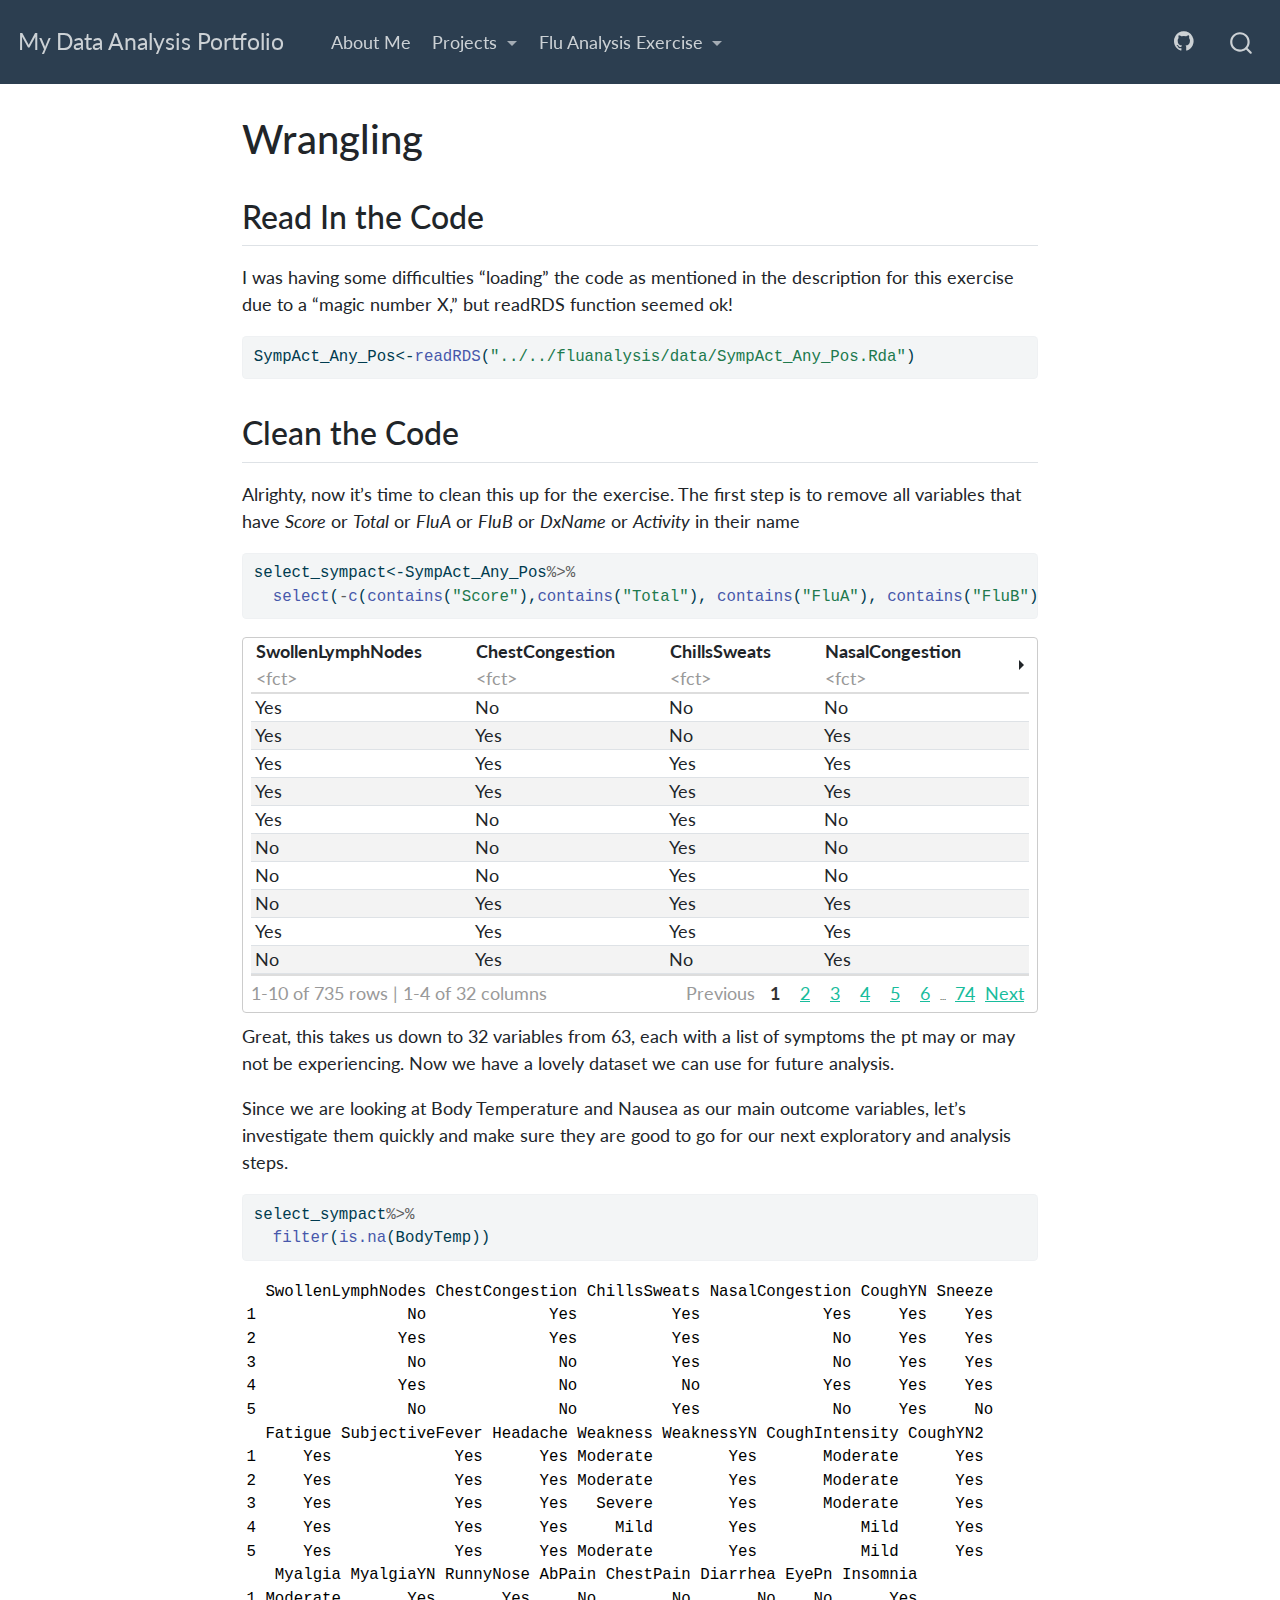
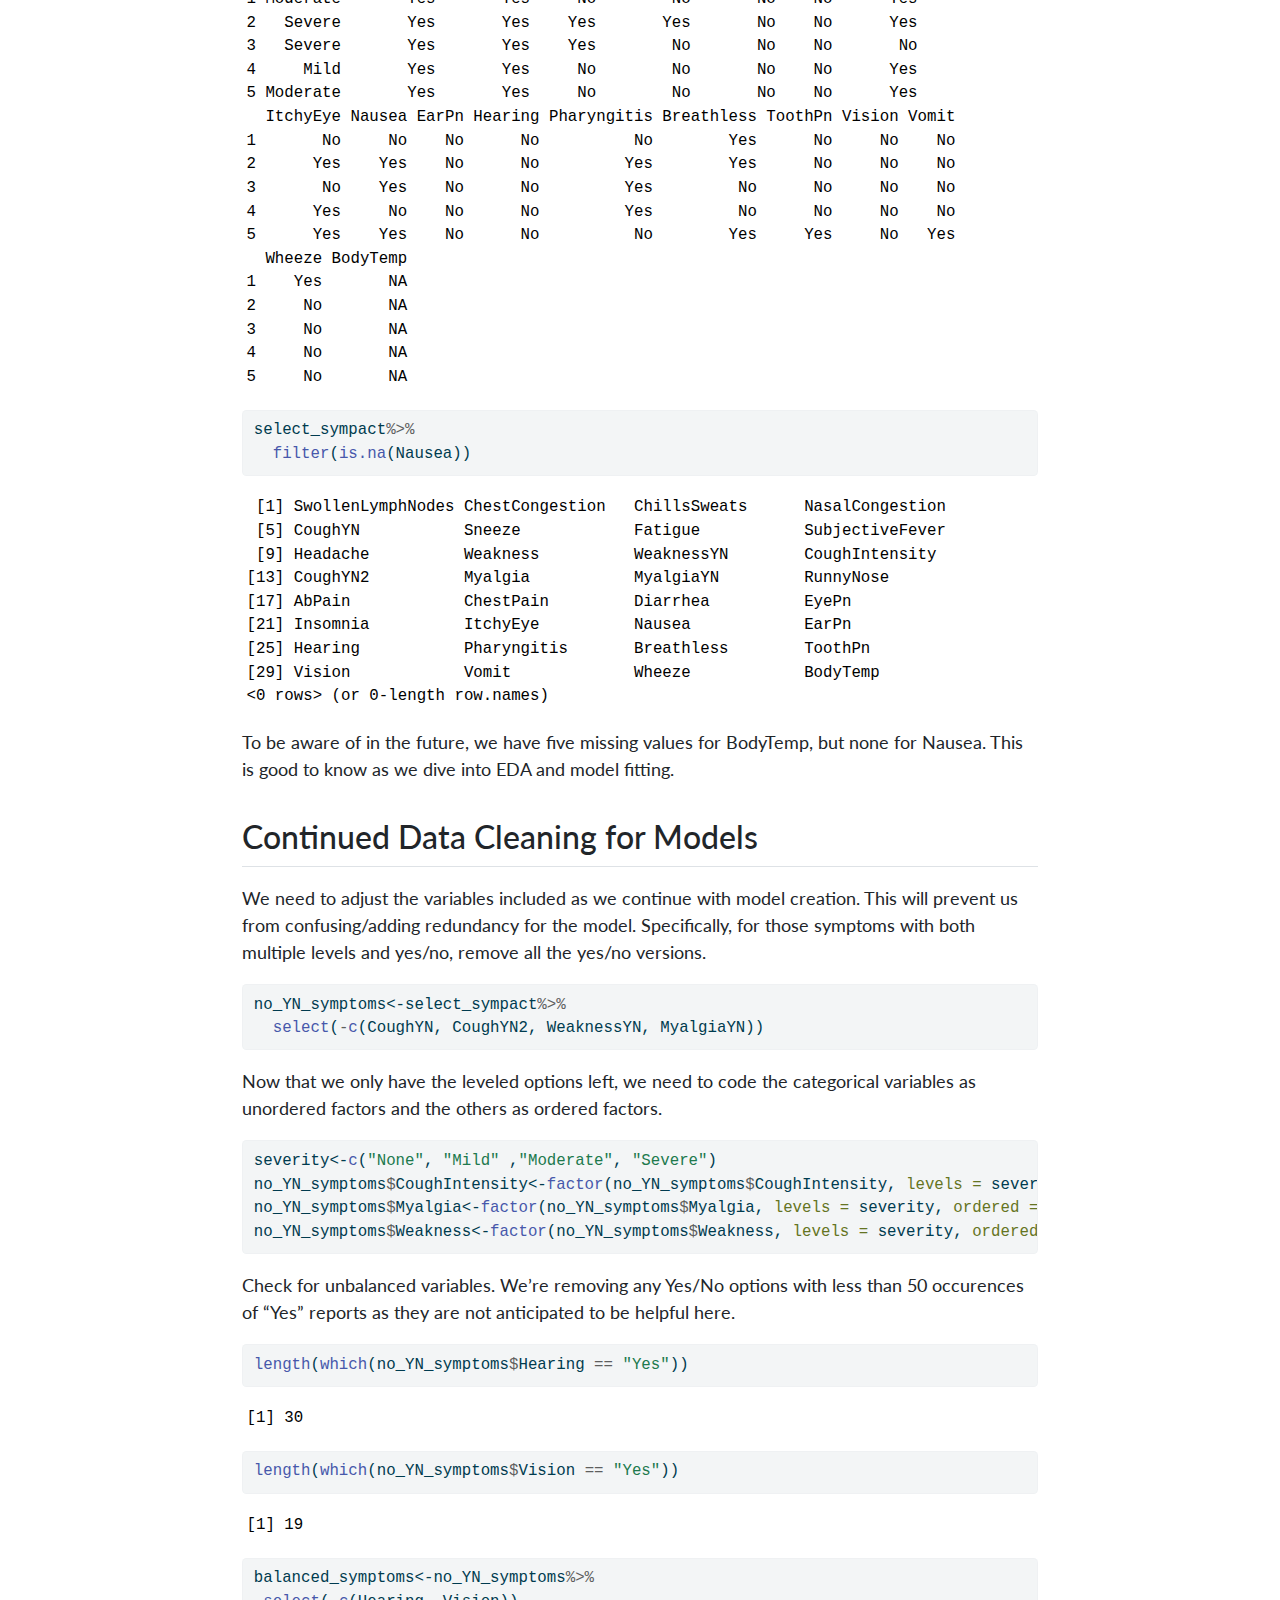
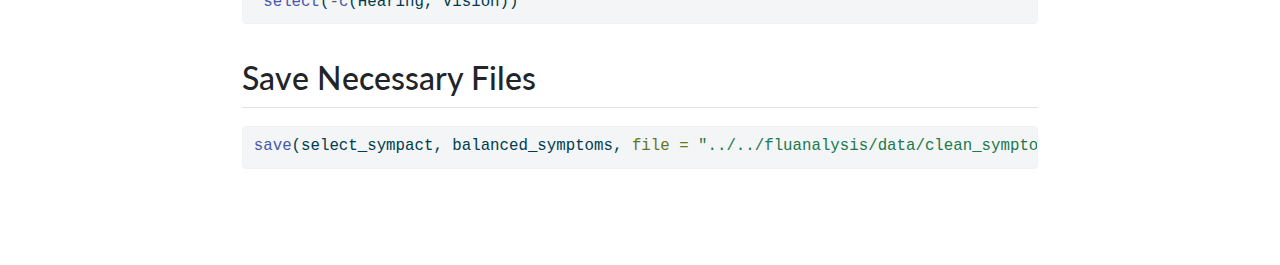
<file: docs/fluanalysis/code/wrangling.html>
<!DOCTYPE html>
<html xmlns="http://www.w3.org/1999/xhtml" lang="en" xml:lang="en"><head>

<meta charset="utf-8">
<meta name="generator" content="quarto-1.2.313">

<meta name="viewport" content="width=device-width, initial-scale=1.0, user-scalable=yes">


<title>My Data Analysis Portfolio - Wrangling</title>
<style>
code{white-space: pre-wrap;}
span.smallcaps{font-variant: small-caps;}
div.columns{display: flex; gap: min(4vw, 1.5em);}
div.column{flex: auto; overflow-x: auto;}
div.hanging-indent{margin-left: 1.5em; text-indent: -1.5em;}
ul.task-list{list-style: none;}
ul.task-list li input[type="checkbox"] {
  width: 0.8em;
  margin: 0 0.8em 0.2em -1.6em;
  vertical-align: middle;
}
pre > code.sourceCode { white-space: pre; position: relative; }
pre > code.sourceCode > span { display: inline-block; line-height: 1.25; }
pre > code.sourceCode > span:empty { height: 1.2em; }
.sourceCode { overflow: visible; }
code.sourceCode > span { color: inherit; text-decoration: inherit; }
div.sourceCode { margin: 1em 0; }
pre.sourceCode { margin: 0; }
@media screen {
div.sourceCode { overflow: auto; }
}
@media print {
pre > code.sourceCode { white-space: pre-wrap; }
pre > code.sourceCode > span { text-indent: -5em; padding-left: 5em; }
}
pre.numberSource code
  { counter-reset: source-line 0; }
pre.numberSource code > span
  { position: relative; left: -4em; counter-increment: source-line; }
pre.numberSource code > span > a:first-child::before
  { content: counter(source-line);
    position: relative; left: -1em; text-align: right; vertical-align: baseline;
    border: none; display: inline-block;
    -webkit-touch-callout: none; -webkit-user-select: none;
    -khtml-user-select: none; -moz-user-select: none;
    -ms-user-select: none; user-select: none;
    padding: 0 4px; width: 4em;
    color: #aaaaaa;
  }
pre.numberSource { margin-left: 3em; border-left: 1px solid #aaaaaa;  padding-left: 4px; }
div.sourceCode
  {   }
@media screen {
pre > code.sourceCode > span > a:first-child::before { text-decoration: underline; }
}
code span.al { color: #ff0000; font-weight: bold; } /* Alert */
code span.an { color: #60a0b0; font-weight: bold; font-style: italic; } /* Annotation */
code span.at { color: #7d9029; } /* Attribute */
code span.bn { color: #40a070; } /* BaseN */
code span.bu { color: #008000; } /* BuiltIn */
code span.cf { color: #007020; font-weight: bold; } /* ControlFlow */
code span.ch { color: #4070a0; } /* Char */
code span.cn { color: #880000; } /* Constant */
code span.co { color: #60a0b0; font-style: italic; } /* Comment */
code span.cv { color: #60a0b0; font-weight: bold; font-style: italic; } /* CommentVar */
code span.do { color: #ba2121; font-style: italic; } /* Documentation */
code span.dt { color: #902000; } /* DataType */
code span.dv { color: #40a070; } /* DecVal */
code span.er { color: #ff0000; font-weight: bold; } /* Error */
code span.ex { } /* Extension */
code span.fl { color: #40a070; } /* Float */
code span.fu { color: #06287e; } /* Function */
code span.im { color: #008000; font-weight: bold; } /* Import */
code span.in { color: #60a0b0; font-weight: bold; font-style: italic; } /* Information */
code span.kw { color: #007020; font-weight: bold; } /* Keyword */
code span.op { color: #666666; } /* Operator */
code span.ot { color: #007020; } /* Other */
code span.pp { color: #bc7a00; } /* Preprocessor */
code span.sc { color: #4070a0; } /* SpecialChar */
code span.ss { color: #bb6688; } /* SpecialString */
code span.st { color: #4070a0; } /* String */
code span.va { color: #19177c; } /* Variable */
code span.vs { color: #4070a0; } /* VerbatimString */
code span.wa { color: #60a0b0; font-weight: bold; font-style: italic; } /* Warning */
</style>


<script src="../../site_libs/quarto-nav/quarto-nav.js"></script>
<script src="../../site_libs/quarto-nav/headroom.min.js"></script>
<script src="../../site_libs/clipboard/clipboard.min.js"></script>
<script src="../../site_libs/quarto-search/autocomplete.umd.js"></script>
<script src="../../site_libs/quarto-search/fuse.min.js"></script>
<script src="../../site_libs/quarto-search/quarto-search.js"></script>
<meta name="quarto:offset" content="../../">
<script src="../../site_libs/quarto-html/quarto.js"></script>
<script src="../../site_libs/quarto-html/popper.min.js"></script>
<script src="../../site_libs/quarto-html/tippy.umd.min.js"></script>
<script src="../../site_libs/quarto-html/anchor.min.js"></script>
<link href="../../site_libs/quarto-html/tippy.css" rel="stylesheet">
<link href="../../site_libs/quarto-html/quarto-syntax-highlighting.css" rel="stylesheet" id="quarto-text-highlighting-styles">
<script src="../../site_libs/bootstrap/bootstrap.min.js"></script>
<link href="../../site_libs/bootstrap/bootstrap-icons.css" rel="stylesheet">
<link href="../../site_libs/bootstrap/bootstrap.min.css" rel="stylesheet" id="quarto-bootstrap" data-mode="light">
<script id="quarto-search-options" type="application/json">{
  "location": "navbar",
  "copy-button": false,
  "collapse-after": 3,
  "panel-placement": "end",
  "type": "overlay",
  "limit": 20,
  "language": {
    "search-no-results-text": "No results",
    "search-matching-documents-text": "matching documents",
    "search-copy-link-title": "Copy link to search",
    "search-hide-matches-text": "Hide additional matches",
    "search-more-match-text": "more match in this document",
    "search-more-matches-text": "more matches in this document",
    "search-clear-button-title": "Clear",
    "search-detached-cancel-button-title": "Cancel",
    "search-submit-button-title": "Submit"
  }
}</script>

<link href="../../site_libs/pagedtable-1.1/css/pagedtable.css" rel="stylesheet">
<script src="../../site_libs/pagedtable-1.1/js/pagedtable.js"></script>


<link rel="stylesheet" href="../../styles.css">
</head>

<body class="nav-fixed fullcontent">

<div id="quarto-search-results"></div>
  <header id="quarto-header" class="headroom fixed-top">
    <nav class="navbar navbar-expand-lg navbar-dark ">
      <div class="navbar-container container-fluid">
      <div class="navbar-brand-container">
    <a class="navbar-brand" href="../../index.html">
    <span class="navbar-title">My Data Analysis Portfolio</span>
    </a>
  </div>
          <button class="navbar-toggler" type="button" data-bs-toggle="collapse" data-bs-target="#navbarCollapse" aria-controls="navbarCollapse" aria-expanded="false" aria-label="Toggle navigation" onclick="if (window.quartoToggleHeadroom) { window.quartoToggleHeadroom(); }">
  <span class="navbar-toggler-icon"></span>
</button>
          <div class="collapse navbar-collapse" id="navbarCollapse">
            <ul class="navbar-nav navbar-nav-scroll me-auto">
  <li class="nav-item">
    <a class="nav-link" href="../.././aboutme.html">
 <span class="menu-text">About Me</span></a>
  </li>  
  <li class="nav-item dropdown ">
    <a class="nav-link dropdown-toggle" href="#" id="nav-menu-projects" role="button" data-bs-toggle="dropdown" aria-expanded="false">
 <span class="menu-text">Projects</span>
    </a>
    <ul class="dropdown-menu" aria-labelledby="nav-menu-projects">    
        <li>
    <a class="dropdown-item" href="../.././coding_exercise.html">
 <span class="dropdown-text">R Coding Exercise</span></a>
  </li>  
        <li>
    <a class="dropdown-item" href="../.././dataanalysis-exercise.html">
 <span class="dropdown-text">Data Analysis Exercise</span></a>
  </li>  
        <li>
    <a class="dropdown-item" href="../.././visualization_exercise.html">
 <span class="dropdown-text">Visualization Exercise</span></a>
  </li>  
        <li>
    <a class="dropdown-item" href="../.././tidytuesday_exercise.html">
 <span class="dropdown-text">Tidy Tuesday Exercise</span></a>
  </li>  
        <li>
    <a class="dropdown-item" href="../.././tidytuesday_exercise2.html">
 <span class="dropdown-text">Tidy Tuesday Exercise 2</span></a>
  </li>  
    </ul>
  </li>
  <li class="nav-item dropdown ">
    <a class="nav-link dropdown-toggle" href="#" id="nav-menu-flu-analysis-exercise" role="button" data-bs-toggle="dropdown" aria-expanded="false">
 <span class="menu-text">Flu Analysis Exercise</span>
    </a>
    <ul class="dropdown-menu" aria-labelledby="nav-menu-flu-analysis-exercise">    
        <li>
    <a class="dropdown-item" href="../.././fluanalysis/code/wrangling.html">
 <span class="dropdown-text">Wrangling</span></a>
  </li>  
        <li>
    <a class="dropdown-item" href="../.././fluanalysis/code/exploration.html">
 <span class="dropdown-text">Exploration</span></a>
  </li>  
        <li>
    <a class="dropdown-item" href="../.././fluanalysis/code/fitting.html">
 <span class="dropdown-text">Fitting</span></a>
  </li>  
        <li>
    <a class="dropdown-item" href="../.././fluanalysis/code/modeleval.html">
 <span class="dropdown-text">Model Evaluation</span></a>
  </li>  
        <li>
    <a class="dropdown-item" href="../.././fluanalysis/code/machinelearning.html">
 <span class="dropdown-text">Machine Learning</span></a>
  </li>  
    </ul>
  </li>
</ul>
            <ul class="navbar-nav navbar-nav-scroll ms-auto">
  <li class="nav-item compact">
    <a class="nav-link" href="https://github.com/ajklinker/abbieklinker-MADA-portfolio"><i class="bi bi-github" role="img">
</i> 
 <span class="menu-text"></span></a>
  </li>  
</ul>
              <div id="quarto-search" class="" title="Search"></div>
          </div> <!-- /navcollapse -->
      </div> <!-- /container-fluid -->
    </nav>
</header>
<!-- content -->
<div id="quarto-content" class="quarto-container page-columns page-rows-contents page-layout-article page-navbar">
<!-- sidebar -->
<!-- margin-sidebar -->
    
<!-- main -->
<main class="content" id="quarto-document-content">

<header id="title-block-header" class="quarto-title-block default">
<div class="quarto-title">
<h1 class="title">Wrangling</h1>
</div>



<div class="quarto-title-meta">

    
  
    
  </div>
  

</header>

<section id="read-in-the-code" class="level2">
<h2 class="anchored" data-anchor-id="read-in-the-code">Read In the Code</h2>
<p>I was having some difficulties “loading” the code as mentioned in the description for this exercise due to a “magic number X,” but readRDS function seemed ok!</p>
<div class="cell">
<div class="sourceCode cell-code" id="cb1"><pre class="sourceCode r code-with-copy"><code class="sourceCode r"><span id="cb1-1"><a href="#cb1-1" aria-hidden="true" tabindex="-1"></a>SympAct_Any_Pos<span class="ot">&lt;-</span><span class="fu">readRDS</span>(<span class="st">"../../fluanalysis/data/SympAct_Any_Pos.Rda"</span>)</span></code><button title="Copy to Clipboard" class="code-copy-button"><i class="bi"></i></button></pre></div>
</div>
</section>
<section id="clean-the-code" class="level2">
<h2 class="anchored" data-anchor-id="clean-the-code">Clean the Code</h2>
<p>Alrighty, now it’s time to clean this up for the exercise. The first step is to remove all variables that have <em>Score</em> or <em>Total</em> or <em>FluA</em> or <em>FluB</em> or <em>DxName</em> or <em>Activity</em> in their name</p>
<div class="cell">
<div class="sourceCode cell-code" id="cb2"><pre class="sourceCode r code-with-copy"><code class="sourceCode r"><span id="cb2-1"><a href="#cb2-1" aria-hidden="true" tabindex="-1"></a>select_sympact<span class="ot">&lt;-</span>SympAct_Any_Pos<span class="sc">%&gt;%</span></span>
<span id="cb2-2"><a href="#cb2-2" aria-hidden="true" tabindex="-1"></a>  <span class="fu">select</span>(<span class="sc">-</span><span class="fu">c</span>(<span class="fu">contains</span>(<span class="st">"Score"</span>),<span class="fu">contains</span>(<span class="st">"Total"</span>), <span class="fu">contains</span>(<span class="st">"FluA"</span>), <span class="fu">contains</span>(<span class="st">"FluB"</span>), <span class="fu">contains</span>(<span class="st">"DxName"</span>), <span class="fu">contains</span>(<span class="st">"Activity"</span>), Unique.Visit))</span></code><button title="Copy to Clipboard" class="code-copy-button"><i class="bi"></i></button></pre></div>
</div>
<div class="cell">
<div class="cell-output-display">

<div data-pagedtable="false">
  <script data-pagedtable-source="" type="application/json">
{"columns":[{"label":["SwollenLymphNodes"],"name":[1],"type":["fct"],"align":["left"]},{"label":["ChestCongestion"],"name":[2],"type":["fct"],"align":["left"]},{"label":["ChillsSweats"],"name":[3],"type":["fct"],"align":["left"]},{"label":["NasalCongestion"],"name":[4],"type":["fct"],"align":["left"]},{"label":["CoughYN"],"name":[5],"type":["fct"],"align":["left"]},{"label":["Sneeze"],"name":[6],"type":["fct"],"align":["left"]},{"label":["Fatigue"],"name":[7],"type":["fct"],"align":["left"]},{"label":["SubjectiveFever"],"name":[8],"type":["fct"],"align":["left"]},{"label":["Headache"],"name":[9],"type":["fct"],"align":["left"]},{"label":["Weakness"],"name":[10],"type":["fct"],"align":["left"]},{"label":["WeaknessYN"],"name":[11],"type":["fct"],"align":["left"]},{"label":["CoughIntensity"],"name":[12],"type":["fct"],"align":["left"]},{"label":["CoughYN2"],"name":[13],"type":["fct"],"align":["left"]},{"label":["Myalgia"],"name":[14],"type":["fct"],"align":["left"]},{"label":["MyalgiaYN"],"name":[15],"type":["fct"],"align":["left"]},{"label":["RunnyNose"],"name":[16],"type":["fct"],"align":["left"]},{"label":["AbPain"],"name":[17],"type":["fct"],"align":["left"]},{"label":["ChestPain"],"name":[18],"type":["fct"],"align":["left"]},{"label":["Diarrhea"],"name":[19],"type":["fct"],"align":["left"]},{"label":["EyePn"],"name":[20],"type":["fct"],"align":["left"]},{"label":["Insomnia"],"name":[21],"type":["fct"],"align":["left"]},{"label":["ItchyEye"],"name":[22],"type":["fct"],"align":["left"]},{"label":["Nausea"],"name":[23],"type":["fct"],"align":["left"]},{"label":["EarPn"],"name":[24],"type":["fct"],"align":["left"]},{"label":["Hearing"],"name":[25],"type":["fct"],"align":["left"]},{"label":["Pharyngitis"],"name":[26],"type":["fct"],"align":["left"]},{"label":["Breathless"],"name":[27],"type":["fct"],"align":["left"]},{"label":["ToothPn"],"name":[28],"type":["fct"],"align":["left"]},{"label":["Vision"],"name":[29],"type":["fct"],"align":["left"]},{"label":["Vomit"],"name":[30],"type":["fct"],"align":["left"]},{"label":["Wheeze"],"name":[31],"type":["fct"],"align":["left"]},{"label":["BodyTemp"],"name":[32],"type":["dbl"],"align":["right"]}],"data":[{"1":"Yes","2":"No","3":"No","4":"No","5":"Yes","6":"No","7":"Yes","8":"Yes","9":"Yes","10":"Mild","11":"Yes","12":"Severe","13":"Yes","14":"Mild","15":"Yes","16":"No","17":"No","18":"No","19":"No","20":"No","21":"No","22":"No","23":"No","24":"No","25":"No","26":"Yes","27":"No","28":"No","29":"No","30":"No","31":"No","32":"98.3"},{"1":"Yes","2":"Yes","3":"No","4":"Yes","5":"Yes","6":"No","7":"Yes","8":"Yes","9":"Yes","10":"Severe","11":"Yes","12":"Severe","13":"Yes","14":"Severe","15":"Yes","16":"No","17":"No","18":"No","19":"No","20":"No","21":"No","22":"No","23":"No","24":"Yes","25":"Yes","26":"Yes","27":"No","28":"No","29":"No","30":"No","31":"No","32":"100.4"},{"1":"Yes","2":"Yes","3":"Yes","4":"Yes","5":"No","6":"Yes","7":"Yes","8":"Yes","9":"Yes","10":"Severe","11":"Yes","12":"Mild","13":"Yes","14":"Severe","15":"Yes","16":"Yes","17":"Yes","18":"Yes","19":"No","20":"No","21":"Yes","22":"No","23":"Yes","24":"No","25":"No","26":"Yes","27":"Yes","28":"Yes","29":"No","30":"No","31":"No","32":"100.8"},{"1":"Yes","2":"Yes","3":"Yes","4":"Yes","5":"Yes","6":"Yes","7":"Yes","8":"Yes","9":"Yes","10":"Severe","11":"Yes","12":"Moderate","13":"Yes","14":"Severe","15":"Yes","16":"Yes","17":"No","18":"No","19":"No","20":"No","21":"Yes","22":"No","23":"Yes","24":"Yes","25":"No","26":"Yes","27":"No","28":"No","29":"No","30":"No","31":"Yes","32":"98.8"},{"1":"Yes","2":"No","3":"Yes","4":"No","5":"No","6":"No","7":"Yes","8":"Yes","9":"Yes","10":"Moderate","11":"Yes","12":"None","13":"No","14":"Mild","15":"Yes","16":"No","17":"No","18":"No","19":"No","20":"Yes","21":"Yes","22":"No","23":"Yes","24":"No","25":"No","26":"Yes","27":"No","28":"No","29":"No","30":"No","31":"No","32":"100.5"},{"1":"No","2":"No","3":"Yes","4":"No","5":"Yes","6":"Yes","7":"Yes","8":"Yes","9":"Yes","10":"Moderate","11":"Yes","12":"Moderate","13":"Yes","14":"Moderate","15":"Yes","16":"No","17":"No","18":"Yes","19":"Yes","20":"No","21":"No","22":"No","23":"Yes","24":"No","25":"No","26":"Yes","27":"Yes","28":"No","29":"No","30":"No","31":"Yes","32":"98.4"},{"1":"No","2":"No","3":"Yes","4":"No","5":"Yes","6":"No","7":"Yes","8":"Yes","9":"No","10":"Mild","11":"Yes","12":"Severe","13":"Yes","14":"Mild","15":"Yes","16":"Yes","17":"No","18":"Yes","19":"No","20":"No","21":"No","22":"No","23":"No","24":"No","25":"No","26":"Yes","27":"No","28":"No","29":"No","30":"Yes","31":"No","32":"102.5"},{"1":"No","2":"Yes","3":"Yes","4":"Yes","5":"Yes","6":"Yes","7":"Yes","8":"Yes","9":"Yes","10":"Severe","11":"Yes","12":"Moderate","13":"Yes","14":"Severe","15":"Yes","16":"Yes","17":"No","18":"No","19":"No","20":"No","21":"Yes","22":"No","23":"No","24":"No","25":"No","26":"No","27":"No","28":"No","29":"No","30":"No","31":"No","32":"98.4"},{"1":"Yes","2":"Yes","3":"Yes","4":"Yes","5":"Yes","6":"No","7":"Yes","8":"Yes","9":"Yes","10":"Moderate","11":"Yes","12":"Moderate","13":"Yes","14":"Moderate","15":"Yes","16":"Yes","17":"No","18":"No","19":"No","20":"No","21":"Yes","22":"No","23":"Yes","24":"No","25":"No","26":"No","27":"No","28":"Yes","29":"No","30":"No","31":"No","32":"98.5"},{"1":"No","2":"Yes","3":"No","4":"Yes","5":"Yes","6":"No","7":"Yes","8":"No","9":"Yes","10":"Moderate","11":"Yes","12":"Moderate","13":"Yes","14":"Mild","15":"Yes","16":"Yes","17":"No","18":"No","19":"No","20":"No","21":"Yes","22":"No","23":"Yes","24":"No","25":"No","26":"No","27":"Yes","28":"No","29":"No","30":"No","31":"No","32":"97.8"},{"1":"Yes","2":"Yes","3":"Yes","4":"Yes","5":"No","6":"No","7":"Yes","8":"Yes","9":"Yes","10":"Severe","11":"Yes","12":"Mild","13":"Yes","14":"Severe","15":"Yes","16":"No","17":"Yes","18":"No","19":"No","20":"Yes","21":"Yes","22":"No","23":"Yes","24":"No","25":"No","26":"Yes","27":"No","28":"No","29":"No","30":"Yes","31":"No","32":"98.2"},{"1":"Yes","2":"Yes","3":"Yes","4":"Yes","5":"Yes","6":"No","7":"Yes","8":"Yes","9":"Yes","10":"Severe","11":"Yes","12":"Severe","13":"Yes","14":"Severe","15":"Yes","16":"No","17":"Yes","18":"Yes","19":"No","20":"No","21":"Yes","22":"No","23":"Yes","24":"Yes","25":"No","26":"Yes","27":"Yes","28":"Yes","29":"No","30":"Yes","31":"Yes","32":"97.9"},{"1":"No","2":"No","3":"Yes","4":"Yes","5":"No","6":"No","7":"Yes","8":"No","9":"Yes","10":"Moderate","11":"Yes","12":"Mild","13":"Yes","14":"Moderate","15":"Yes","16":"Yes","17":"No","18":"No","19":"No","20":"Yes","21":"No","22":"Yes","23":"Yes","24":"Yes","25":"No","26":"Yes","27":"Yes","28":"No","29":"No","30":"No","31":"No","32":"99.0"},{"1":"Yes","2":"Yes","3":"Yes","4":"Yes","5":"Yes","6":"Yes","7":"Yes","8":"Yes","9":"Yes","10":"Severe","11":"Yes","12":"Severe","13":"Yes","14":"Severe","15":"Yes","16":"Yes","17":"No","18":"Yes","19":"No","20":"No","21":"Yes","22":"Yes","23":"No","24":"No","25":"No","26":"Yes","27":"Yes","28":"No","29":"No","30":"No","31":"Yes","32":"101.9"},{"1":"Yes","2":"Yes","3":"Yes","4":"Yes","5":"No","6":"No","7":"Yes","8":"No","9":"Yes","10":"Mild","11":"Yes","12":"None","13":"No","14":"Moderate","15":"Yes","16":"Yes","17":"No","18":"No","19":"No","20":"No","21":"Yes","22":"No","23":"No","24":"Yes","25":"No","26":"Yes","27":"No","28":"No","29":"No","30":"No","31":"No","32":"98.1"},{"1":"No","2":"Yes","3":"Yes","4":"Yes","5":"Yes","6":"Yes","7":"Yes","8":"Yes","9":"Yes","10":"Severe","11":"Yes","12":"Moderate","13":"Yes","14":"Severe","15":"Yes","16":"Yes","17":"No","18":"No","19":"No","20":"No","21":"Yes","22":"No","23":"Yes","24":"No","25":"No","26":"No","27":"No","28":"No","29":"No","30":"No","31":"No","32":"99.2"},{"1":"No","2":"No","3":"Yes","4":"No","5":"Yes","6":"No","7":"Yes","8":"Yes","9":"Yes","10":"Mild","11":"Yes","12":"Moderate","13":"Yes","14":"Moderate","15":"Yes","16":"No","17":"No","18":"Yes","19":"No","20":"No","21":"Yes","22":"No","23":"No","24":"No","25":"No","26":"No","27":"Yes","28":"No","29":"No","30":"No","31":"No","32":"99.3"},{"1":"Yes","2":"Yes","3":"Yes","4":"Yes","5":"Yes","6":"Yes","7":"Yes","8":"No","9":"Yes","10":"Mild","11":"Yes","12":"Mild","13":"Yes","14":"None","15":"No","16":"Yes","17":"No","18":"Yes","19":"No","20":"No","21":"Yes","22":"No","23":"Yes","24":"Yes","25":"No","26":"Yes","27":"Yes","28":"Yes","29":"No","30":"No","31":"Yes","32":"98.1"},{"1":"Yes","2":"Yes","3":"Yes","4":"Yes","5":"Yes","6":"Yes","7":"Yes","8":"Yes","9":"Yes","10":"Moderate","11":"Yes","12":"Severe","13":"Yes","14":"Moderate","15":"Yes","16":"Yes","17":"No","18":"Yes","19":"No","20":"No","21":"Yes","22":"No","23":"Yes","24":"No","25":"No","26":"Yes","27":"No","28":"No","29":"No","30":"No","31":"No","32":"98.5"},{"1":"Yes","2":"Yes","3":"Yes","4":"Yes","5":"Yes","6":"Yes","7":"Yes","8":"Yes","9":"Yes","10":"Mild","11":"Yes","12":"Moderate","13":"Yes","14":"Moderate","15":"Yes","16":"Yes","17":"No","18":"No","19":"Yes","20":"Yes","21":"No","22":"Yes","23":"Yes","24":"No","25":"No","26":"Yes","27":"No","28":"Yes","29":"No","30":"No","31":"No","32":"98.2"},{"1":"No","2":"Yes","3":"No","4":"No","5":"Yes","6":"Yes","7":"Yes","8":"No","9":"Yes","10":"Severe","11":"Yes","12":"Severe","13":"Yes","14":"Moderate","15":"Yes","16":"No","17":"No","18":"Yes","19":"No","20":"No","21":"Yes","22":"No","23":"No","24":"Yes","25":"No","26":"Yes","27":"Yes","28":"No","29":"No","30":"No","31":"Yes","32":"97.8"},{"1":"Yes","2":"No","3":"Yes","4":"No","5":"Yes","6":"Yes","7":"Yes","8":"Yes","9":"Yes","10":"Moderate","11":"Yes","12":"Moderate","13":"Yes","14":"Moderate","15":"Yes","16":"Yes","17":"No","18":"No","19":"No","20":"No","21":"Yes","22":"Yes","23":"No","24":"Yes","25":"No","26":"Yes","27":"No","28":"Yes","29":"No","30":"No","31":"No","32":"98.4"},{"1":"No","2":"Yes","3":"Yes","4":"Yes","5":"Yes","6":"Yes","7":"Yes","8":"Yes","9":"Yes","10":"Severe","11":"Yes","12":"Moderate","13":"Yes","14":"Moderate","15":"Yes","16":"Yes","17":"Yes","18":"Yes","19":"No","20":"No","21":"Yes","22":"No","23":"Yes","24":"Yes","25":"No","26":"Yes","27":"Yes","28":"Yes","29":"No","30":"No","31":"No","32":"100.5"},{"1":"Yes","2":"Yes","3":"Yes","4":"Yes","5":"Yes","6":"Yes","7":"Yes","8":"Yes","9":"Yes","10":"Moderate","11":"Yes","12":"Moderate","13":"Yes","14":"Mild","15":"Yes","16":"Yes","17":"No","18":"Yes","19":"No","20":"No","21":"Yes","22":"No","23":"No","24":"Yes","25":"No","26":"Yes","27":"No","28":"No","29":"No","30":"No","31":"No","32":"100.3"},{"1":"No","2":"No","3":"Yes","4":"Yes","5":"No","6":"No","7":"Yes","8":"Yes","9":"Yes","10":"Severe","11":"Yes","12":"None","13":"No","14":"Moderate","15":"Yes","16":"No","17":"Yes","18":"No","19":"No","20":"No","21":"Yes","22":"No","23":"Yes","24":"Yes","25":"No","26":"Yes","27":"Yes","28":"Yes","29":"Yes","30":"No","31":"Yes","32":"97.8"},{"1":"No","2":"No","3":"Yes","4":"Yes","5":"Yes","6":"Yes","7":"Yes","8":"Yes","9":"Yes","10":"Mild","11":"Yes","12":"Mild","13":"Yes","14":"Mild","15":"Yes","16":"Yes","17":"No","18":"No","19":"No","20":"Yes","21":"Yes","22":"Yes","23":"Yes","24":"No","25":"No","26":"Yes","27":"No","28":"No","29":"No","30":"Yes","31":"No","32":"100.0"},{"1":"No","2":"Yes","3":"Yes","4":"Yes","5":"Yes","6":"No","7":"Yes","8":"Yes","9":"Yes","10":"Mild","11":"Yes","12":"Severe","13":"Yes","14":"Mild","15":"Yes","16":"No","17":"Yes","18":"Yes","19":"Yes","20":"No","21":"No","22":"No","23":"No","24":"No","25":"No","26":"Yes","27":"No","28":"No","29":"No","30":"No","31":"Yes","32":"99.5"},{"1":"Yes","2":"Yes","3":"Yes","4":"Yes","5":"Yes","6":"Yes","7":"Yes","8":"Yes","9":"No","10":"Moderate","11":"Yes","12":"Mild","13":"Yes","14":"Severe","15":"Yes","16":"No","17":"No","18":"No","19":"No","20":"No","21":"No","22":"No","23":"No","24":"No","25":"No","26":"Yes","27":"Yes","28":"No","29":"No","30":"No","31":"No","32":"100.9"},{"1":"Yes","2":"Yes","3":"Yes","4":"Yes","5":"Yes","6":"No","7":"Yes","8":"Yes","9":"Yes","10":"Moderate","11":"Yes","12":"Moderate","13":"Yes","14":"Moderate","15":"Yes","16":"No","17":"No","18":"No","19":"No","20":"No","21":"No","22":"No","23":"No","24":"Yes","25":"No","26":"Yes","27":"No","28":"Yes","29":"No","30":"No","31":"No","32":"99.7"},{"1":"No","2":"Yes","3":"Yes","4":"No","5":"Yes","6":"No","7":"Yes","8":"Yes","9":"Yes","10":"Moderate","11":"Yes","12":"Moderate","13":"Yes","14":"Moderate","15":"Yes","16":"No","17":"Yes","18":"Yes","19":"No","20":"No","21":"Yes","22":"No","23":"Yes","24":"No","25":"Yes","26":"No","27":"Yes","28":"No","29":"No","30":"Yes","31":"No","32":"98.9"},{"1":"Yes","2":"No","3":"Yes","4":"Yes","5":"No","6":"Yes","7":"Yes","8":"No","9":"Yes","10":"Mild","11":"Yes","12":"None","13":"No","14":"Mild","15":"Yes","16":"Yes","17":"No","18":"Yes","19":"No","20":"No","21":"No","22":"No","23":"No","24":"Yes","25":"No","26":"Yes","27":"No","28":"No","29":"No","30":"No","31":"No","32":"98.7"},{"1":"No","2":"No","3":"Yes","4":"Yes","5":"Yes","6":"No","7":"Yes","8":"Yes","9":"Yes","10":"Moderate","11":"Yes","12":"Mild","13":"Yes","14":"None","15":"No","16":"No","17":"No","18":"No","19":"No","20":"No","21":"Yes","22":"No","23":"No","24":"No","25":"No","26":"Yes","27":"No","28":"No","29":"No","30":"No","31":"No","32":"98.8"},{"1":"No","2":"Yes","3":"Yes","4":"Yes","5":"Yes","6":"Yes","7":"Yes","8":"Yes","9":"Yes","10":"Moderate","11":"Yes","12":"Severe","13":"Yes","14":"Moderate","15":"Yes","16":"Yes","17":"No","18":"Yes","19":"No","20":"No","21":"Yes","22":"No","23":"No","24":"No","25":"No","26":"Yes","27":"No","28":"Yes","29":"No","30":"No","31":"No","32":"100.9"},{"1":"Yes","2":"Yes","3":"Yes","4":"No","5":"Yes","6":"Yes","7":"Yes","8":"Yes","9":"Yes","10":"Severe","11":"Yes","12":"Mild","13":"Yes","14":"Severe","15":"Yes","16":"Yes","17":"Yes","18":"No","19":"No","20":"No","21":"Yes","22":"Yes","23":"No","24":"Yes","25":"No","26":"Yes","27":"No","28":"Yes","29":"No","30":"No","31":"No","32":"99.2"},{"1":"No","2":"No","3":"No","4":"No","5":"Yes","6":"No","7":"Yes","8":"Yes","9":"Yes","10":"Mild","11":"Yes","12":"Moderate","13":"Yes","14":"Moderate","15":"Yes","16":"No","17":"No","18":"No","19":"No","20":"No","21":"No","22":"No","23":"No","24":"No","25":"No","26":"No","27":"No","28":"No","29":"No","30":"No","31":"No","32":"101.8"},{"1":"No","2":"No","3":"Yes","4":"Yes","5":"Yes","6":"Yes","7":"Yes","8":"Yes","9":"Yes","10":"Moderate","11":"Yes","12":"Moderate","13":"Yes","14":"Moderate","15":"Yes","16":"No","17":"No","18":"No","19":"No","20":"No","21":"Yes","22":"No","23":"Yes","24":"No","25":"No","26":"Yes","27":"No","28":"No","29":"No","30":"Yes","31":"Yes","32":"100.2"},{"1":"No","2":"No","3":"Yes","4":"Yes","5":"No","6":"No","7":"No","8":"Yes","9":"Yes","10":"Mild","11":"Yes","12":"None","13":"No","14":"Mild","15":"Yes","16":"No","17":"No","18":"No","19":"No","20":"No","21":"No","22":"No","23":"Yes","24":"No","25":"No","26":"Yes","27":"No","28":"No","29":"Yes","30":"No","31":"No","32":"98.3"},{"1":"Yes","2":"Yes","3":"Yes","4":"Yes","5":"Yes","6":"Yes","7":"Yes","8":"Yes","9":"Yes","10":"Moderate","11":"Yes","12":"Moderate","13":"Yes","14":"Mild","15":"Yes","16":"Yes","17":"No","18":"No","19":"No","20":"No","21":"No","22":"No","23":"Yes","24":"No","25":"No","26":"Yes","27":"No","28":"No","29":"No","30":"No","31":"No","32":"99.3"},{"1":"No","2":"No","3":"Yes","4":"Yes","5":"Yes","6":"Yes","7":"Yes","8":"Yes","9":"Yes","10":"Moderate","11":"Yes","12":"Severe","13":"Yes","14":"Moderate","15":"Yes","16":"Yes","17":"No","18":"No","19":"No","20":"No","21":"Yes","22":"No","23":"No","24":"No","25":"No","26":"No","27":"Yes","28":"Yes","29":"No","30":"No","31":"Yes","32":"98.2"},{"1":"Yes","2":"Yes","3":"Yes","4":"Yes","5":"Yes","6":"Yes","7":"Yes","8":"Yes","9":"Yes","10":"Moderate","11":"Yes","12":"Moderate","13":"Yes","14":"Mild","15":"Yes","16":"Yes","17":"No","18":"No","19":"No","20":"No","21":"No","22":"No","23":"No","24":"Yes","25":"No","26":"Yes","27":"No","28":"No","29":"No","30":"No","31":"Yes","32":"98.0"},{"1":"No","2":"No","3":"Yes","4":"Yes","5":"Yes","6":"No","7":"Yes","8":"Yes","9":"Yes","10":"Moderate","11":"Yes","12":"Moderate","13":"Yes","14":"Moderate","15":"Yes","16":"Yes","17":"No","18":"No","19":"No","20":"Yes","21":"Yes","22":"Yes","23":"No","24":"No","25":"Yes","26":"Yes","27":"No","28":"No","29":"No","30":"No","31":"Yes","32":"100.4"},{"1":"Yes","2":"Yes","3":"Yes","4":"Yes","5":"Yes","6":"No","7":"Yes","8":"Yes","9":"Yes","10":"Moderate","11":"Yes","12":"Moderate","13":"Yes","14":"Moderate","15":"Yes","16":"No","17":"No","18":"No","19":"No","20":"No","21":"No","22":"No","23":"Yes","24":"No","25":"No","26":"Yes","27":"Yes","28":"No","29":"No","30":"Yes","31":"Yes","32":"99.7"},{"1":"No","2":"Yes","3":"Yes","4":"No","5":"Yes","6":"No","7":"Yes","8":"Yes","9":"Yes","10":"Moderate","11":"Yes","12":"Moderate","13":"Yes","14":"Moderate","15":"Yes","16":"No","17":"No","18":"Yes","19":"No","20":"No","21":"No","22":"No","23":"Yes","24":"No","25":"No","26":"Yes","27":"Yes","28":"No","29":"No","30":"No","31":"Yes","32":"98.1"},{"1":"No","2":"No","3":"Yes","4":"No","5":"Yes","6":"Yes","7":"Yes","8":"No","9":"Yes","10":"None","11":"No","12":"Moderate","13":"Yes","14":"Mild","15":"Yes","16":"Yes","17":"No","18":"No","19":"No","20":"No","21":"Yes","22":"No","23":"No","24":"No","25":"No","26":"Yes","27":"Yes","28":"No","29":"No","30":"No","31":"No","32":"98.7"},{"1":"No","2":"No","3":"Yes","4":"Yes","5":"Yes","6":"No","7":"Yes","8":"Yes","9":"Yes","10":"Moderate","11":"Yes","12":"Moderate","13":"Yes","14":"Severe","15":"Yes","16":"No","17":"No","18":"No","19":"Yes","20":"No","21":"Yes","22":"No","23":"Yes","24":"No","25":"No","26":"Yes","27":"No","28":"No","29":"No","30":"Yes","31":"No","32":"99.9"},{"1":"Yes","2":"Yes","3":"Yes","4":"Yes","5":"Yes","6":"No","7":"Yes","8":"Yes","9":"Yes","10":"Moderate","11":"Yes","12":"Moderate","13":"Yes","14":"Moderate","15":"Yes","16":"Yes","17":"No","18":"No","19":"No","20":"No","21":"Yes","22":"No","23":"No","24":"No","25":"No","26":"Yes","27":"No","28":"No","29":"No","30":"No","31":"No","32":"98.5"},{"1":"No","2":"Yes","3":"Yes","4":"Yes","5":"Yes","6":"No","7":"No","8":"Yes","9":"No","10":"Mild","11":"Yes","12":"Severe","13":"Yes","14":"Moderate","15":"Yes","16":"Yes","17":"No","18":"Yes","19":"No","20":"No","21":"Yes","22":"No","23":"Yes","24":"Yes","25":"No","26":"Yes","27":"Yes","28":"No","29":"No","30":"Yes","31":"Yes","32":"98.1"},{"1":"No","2":"No","3":"No","4":"Yes","5":"Yes","6":"Yes","7":"Yes","8":"No","9":"Yes","10":"Mild","11":"Yes","12":"Mild","13":"Yes","14":"None","15":"No","16":"Yes","17":"No","18":"No","19":"No","20":"No","21":"No","22":"No","23":"No","24":"No","25":"No","26":"Yes","27":"No","28":"No","29":"No","30":"No","31":"No","32":"98.1"},{"1":"No","2":"Yes","3":"Yes","4":"No","5":"Yes","6":"No","7":"Yes","8":"Yes","9":"No","10":"Moderate","11":"Yes","12":"Mild","13":"Yes","14":"Moderate","15":"Yes","16":"Yes","17":"No","18":"No","19":"No","20":"No","21":"No","22":"No","23":"No","24":"No","25":"No","26":"No","27":"No","28":"No","29":"No","30":"No","31":"No","32":"98.0"},{"1":"No","2":"Yes","3":"Yes","4":"No","5":"Yes","6":"No","7":"Yes","8":"Yes","9":"Yes","10":"Mild","11":"Yes","12":"Moderate","13":"Yes","14":"Moderate","15":"Yes","16":"No","17":"No","18":"No","19":"No","20":"No","21":"Yes","22":"No","23":"No","24":"No","25":"No","26":"No","27":"No","28":"No","29":"No","30":"No","31":"No","32":"102.2"},{"1":"No","2":"Yes","3":"No","4":"Yes","5":"Yes","6":"Yes","7":"Yes","8":"No","9":"Yes","10":"Mild","11":"Yes","12":"Severe","13":"Yes","14":"Mild","15":"Yes","16":"Yes","17":"No","18":"Yes","19":"No","20":"No","21":"Yes","22":"No","23":"No","24":"No","25":"No","26":"Yes","27":"No","28":"No","29":"No","30":"No","31":"Yes","32":"98.0"},{"1":"No","2":"No","3":"Yes","4":"Yes","5":"Yes","6":"No","7":"No","8":"Yes","9":"No","10":"Moderate","11":"Yes","12":"Mild","13":"Yes","14":"Moderate","15":"Yes","16":"Yes","17":"Yes","18":"No","19":"No","20":"No","21":"No","22":"No","23":"No","24":"No","25":"No","26":"No","27":"No","28":"No","29":"No","30":"No","31":"No","32":"97.7"},{"1":"No","2":"Yes","3":"Yes","4":"Yes","5":"Yes","6":"Yes","7":"Yes","8":"Yes","9":"No","10":"Mild","11":"Yes","12":"Moderate","13":"Yes","14":"Moderate","15":"Yes","16":"Yes","17":"No","18":"No","19":"No","20":"No","21":"Yes","22":"No","23":"Yes","24":"No","25":"No","26":"Yes","27":"No","28":"No","29":"No","30":"No","31":"No","32":"98.4"},{"1":"Yes","2":"No","3":"Yes","4":"Yes","5":"Yes","6":"No","7":"Yes","8":"Yes","9":"No","10":"Moderate","11":"Yes","12":"Moderate","13":"Yes","14":"Moderate","15":"Yes","16":"Yes","17":"No","18":"No","19":"No","20":"No","21":"Yes","22":"No","23":"No","24":"No","25":"No","26":"Yes","27":"Yes","28":"No","29":"No","30":"No","31":"Yes","32":"99.7"},{"1":"Yes","2":"Yes","3":"Yes","4":"Yes","5":"Yes","6":"No","7":"Yes","8":"Yes","9":"Yes","10":"Moderate","11":"Yes","12":"Moderate","13":"Yes","14":"Moderate","15":"Yes","16":"Yes","17":"Yes","18":"Yes","19":"No","20":"No","21":"No","22":"No","23":"Yes","24":"Yes","25":"Yes","26":"Yes","27":"Yes","28":"Yes","29":"No","30":"No","31":"Yes","32":"101.2"},{"1":"No","2":"Yes","3":"Yes","4":"Yes","5":"Yes","6":"Yes","7":"Yes","8":"Yes","9":"Yes","10":"Severe","11":"Yes","12":"Mild","13":"Yes","14":"Moderate","15":"Yes","16":"Yes","17":"No","18":"Yes","19":"No","20":"Yes","21":"No","22":"Yes","23":"No","24":"No","25":"No","26":"Yes","27":"Yes","28":"Yes","29":"No","30":"No","31":"Yes","32":"101.7"},{"1":"No","2":"No","3":"Yes","4":"No","5":"Yes","6":"No","7":"Yes","8":"Yes","9":"Yes","10":"Moderate","11":"Yes","12":"Severe","13":"Yes","14":"Moderate","15":"Yes","16":"Yes","17":"Yes","18":"Yes","19":"No","20":"No","21":"Yes","22":"Yes","23":"Yes","24":"No","25":"No","26":"Yes","27":"Yes","28":"No","29":"No","30":"No","31":"Yes","32":"98.7"},{"1":"No","2":"No","3":"Yes","4":"Yes","5":"No","6":"Yes","7":"Yes","8":"Yes","9":"Yes","10":"Severe","11":"Yes","12":"None","13":"No","14":"Moderate","15":"Yes","16":"Yes","17":"No","18":"No","19":"Yes","20":"No","21":"No","22":"No","23":"Yes","24":"No","25":"No","26":"No","27":"No","28":"No","29":"No","30":"No","31":"No","32":"98.7"},{"1":"No","2":"No","3":"Yes","4":"Yes","5":"No","6":"No","7":"Yes","8":"Yes","9":"Yes","10":"Mild","11":"Yes","12":"Moderate","13":"Yes","14":"Mild","15":"Yes","16":"No","17":"No","18":"No","19":"No","20":"No","21":"No","22":"No","23":"No","24":"No","25":"No","26":"Yes","27":"No","28":"No","29":"No","30":"No","31":"No","32":"99.6"},{"1":"No","2":"Yes","3":"Yes","4":"No","5":"Yes","6":"No","7":"Yes","8":"Yes","9":"Yes","10":"Severe","11":"Yes","12":"Moderate","13":"Yes","14":"Severe","15":"Yes","16":"Yes","17":"Yes","18":"No","19":"No","20":"No","21":"No","22":"No","23":"Yes","24":"No","25":"No","26":"Yes","27":"Yes","28":"No","29":"No","30":"Yes","31":"No","32":"99.2"},{"1":"No","2":"No","3":"Yes","4":"Yes","5":"No","6":"No","7":"Yes","8":"Yes","9":"Yes","10":"Mild","11":"Yes","12":"None","13":"No","14":"Moderate","15":"Yes","16":"Yes","17":"No","18":"No","19":"No","20":"No","21":"Yes","22":"No","23":"No","24":"No","25":"No","26":"Yes","27":"No","28":"No","29":"No","30":"No","31":"No","32":"99.0"},{"1":"No","2":"No","3":"Yes","4":"No","5":"Yes","6":"No","7":"Yes","8":"Yes","9":"Yes","10":"Mild","11":"Yes","12":"Moderate","13":"Yes","14":"None","15":"No","16":"No","17":"No","18":"No","19":"No","20":"No","21":"Yes","22":"No","23":"No","24":"No","25":"No","26":"No","27":"No","28":"No","29":"No","30":"No","31":"Yes","32":"100.0"},{"1":"Yes","2":"No","3":"Yes","4":"No","5":"Yes","6":"No","7":"Yes","8":"Yes","9":"Yes","10":"Moderate","11":"Yes","12":"Mild","13":"Yes","14":"Moderate","15":"Yes","16":"No","17":"No","18":"No","19":"No","20":"No","21":"No","22":"No","23":"No","24":"Yes","25":"No","26":"Yes","27":"No","28":"No","29":"No","30":"No","31":"No","32":"98.5"},{"1":"Yes","2":"Yes","3":"Yes","4":"Yes","5":"No","6":"Yes","7":"Yes","8":"No","9":"Yes","10":"Severe","11":"Yes","12":"None","13":"No","14":"Moderate","15":"Yes","16":"No","17":"No","18":"Yes","19":"No","20":"No","21":"No","22":"Yes","23":"Yes","24":"Yes","25":"No","26":"Yes","27":"Yes","28":"Yes","29":"No","30":"No","31":"No","32":"99.1"},{"1":"Yes","2":"No","3":"Yes","4":"Yes","5":"Yes","6":"No","7":"Yes","8":"Yes","9":"Yes","10":"Mild","11":"Yes","12":"Mild","13":"Yes","14":"Mild","15":"Yes","16":"No","17":"No","18":"No","19":"No","20":"No","21":"No","22":"No","23":"No","24":"No","25":"No","26":"Yes","27":"No","28":"Yes","29":"No","30":"No","31":"No","32":"99.1"},{"1":"Yes","2":"No","3":"Yes","4":"Yes","5":"Yes","6":"Yes","7":"Yes","8":"Yes","9":"Yes","10":"Mild","11":"Yes","12":"Moderate","13":"Yes","14":"Mild","15":"Yes","16":"Yes","17":"No","18":"No","19":"No","20":"No","21":"No","22":"No","23":"Yes","24":"Yes","25":"No","26":"Yes","27":"Yes","28":"No","29":"No","30":"Yes","31":"Yes","32":"98.5"},{"1":"No","2":"No","3":"Yes","4":"Yes","5":"Yes","6":"No","7":"Yes","8":"Yes","9":"Yes","10":"Moderate","11":"Yes","12":"Mild","13":"Yes","14":"Moderate","15":"Yes","16":"Yes","17":"No","18":"Yes","19":"No","20":"No","21":"Yes","22":"No","23":"No","24":"No","25":"No","26":"Yes","27":"No","28":"No","29":"No","30":"No","31":"No","32":"101.2"},{"1":"Yes","2":"Yes","3":"Yes","4":"No","5":"Yes","6":"Yes","7":"Yes","8":"Yes","9":"Yes","10":"Moderate","11":"Yes","12":"Moderate","13":"Yes","14":"Severe","15":"Yes","16":"Yes","17":"No","18":"Yes","19":"Yes","20":"Yes","21":"No","22":"Yes","23":"Yes","24":"No","25":"No","26":"Yes","27":"Yes","28":"Yes","29":"No","30":"No","31":"No","32":"98.9"},{"1":"Yes","2":"Yes","3":"Yes","4":"Yes","5":"Yes","6":"Yes","7":"Yes","8":"Yes","9":"Yes","10":"Moderate","11":"Yes","12":"Moderate","13":"Yes","14":"Severe","15":"Yes","16":"Yes","17":"No","18":"Yes","19":"No","20":"No","21":"Yes","22":"Yes","23":"No","24":"No","25":"No","26":"Yes","27":"Yes","28":"Yes","29":"No","30":"No","31":"Yes","32":"99.4"},{"1":"Yes","2":"Yes","3":"Yes","4":"Yes","5":"Yes","6":"Yes","7":"Yes","8":"Yes","9":"Yes","10":"Moderate","11":"Yes","12":"Moderate","13":"Yes","14":"Moderate","15":"Yes","16":"Yes","17":"No","18":"Yes","19":"No","20":"No","21":"Yes","22":"No","23":"No","24":"No","25":"No","26":"Yes","27":"Yes","28":"No","29":"No","30":"No","31":"Yes","32":"98.3"},{"1":"Yes","2":"Yes","3":"Yes","4":"Yes","5":"Yes","6":"No","7":"Yes","8":"No","9":"Yes","10":"Moderate","11":"Yes","12":"Moderate","13":"Yes","14":"Mild","15":"Yes","16":"Yes","17":"Yes","18":"Yes","19":"No","20":"Yes","21":"Yes","22":"Yes","23":"No","24":"No","25":"Yes","26":"Yes","27":"Yes","28":"No","29":"Yes","30":"No","31":"Yes","32":"98.2"},{"1":"Yes","2":"No","3":"Yes","4":"Yes","5":"Yes","6":"No","7":"Yes","8":"Yes","9":"Yes","10":"Moderate","11":"Yes","12":"Severe","13":"Yes","14":"Severe","15":"Yes","16":"Yes","17":"Yes","18":"Yes","19":"Yes","20":"No","21":"Yes","22":"No","23":"Yes","24":"Yes","25":"Yes","26":"Yes","27":"No","28":"No","29":"No","30":"No","31":"Yes","32":"100.2"},{"1":"No","2":"Yes","3":"Yes","4":"Yes","5":"Yes","6":"Yes","7":"Yes","8":"Yes","9":"Yes","10":"Moderate","11":"Yes","12":"Moderate","13":"Yes","14":"Moderate","15":"Yes","16":"Yes","17":"No","18":"No","19":"No","20":"No","21":"Yes","22":"No","23":"No","24":"No","25":"No","26":"Yes","27":"No","28":"No","29":"No","30":"No","31":"Yes","32":"100.6"},{"1":"No","2":"Yes","3":"Yes","4":"Yes","5":"Yes","6":"No","7":"Yes","8":"Yes","9":"Yes","10":"Severe","11":"Yes","12":"Severe","13":"Yes","14":"Moderate","15":"Yes","16":"Yes","17":"No","18":"No","19":"No","20":"No","21":"No","22":"No","23":"No","24":"No","25":"No","26":"Yes","27":"No","28":"No","29":"No","30":"No","31":"No","32":"98.5"},{"1":"No","2":"No","3":"No","4":"Yes","5":"Yes","6":"No","7":"Yes","8":"No","9":"No","10":"Mild","11":"Yes","12":"Moderate","13":"Yes","14":"Mild","15":"Yes","16":"Yes","17":"No","18":"No","19":"No","20":"No","21":"Yes","22":"No","23":"Yes","24":"No","25":"No","26":"Yes","27":"No","28":"No","29":"No","30":"No","31":"No","32":"98.2"},{"1":"No","2":"Yes","3":"Yes","4":"Yes","5":"Yes","6":"No","7":"Yes","8":"Yes","9":"Yes","10":"Severe","11":"Yes","12":"Moderate","13":"Yes","14":"Moderate","15":"Yes","16":"No","17":"No","18":"No","19":"No","20":"No","21":"Yes","22":"No","23":"Yes","24":"Yes","25":"No","26":"Yes","27":"No","28":"No","29":"No","30":"No","31":"No","32":"99.7"},{"1":"Yes","2":"Yes","3":"No","4":"Yes","5":"Yes","6":"Yes","7":"No","8":"No","9":"Yes","10":"None","11":"No","12":"Moderate","13":"Yes","14":"Mild","15":"Yes","16":"Yes","17":"Yes","18":"No","19":"Yes","20":"No","21":"No","22":"No","23":"Yes","24":"No","25":"No","26":"Yes","27":"Yes","28":"No","29":"No","30":"No","31":"No","32":"98.0"},{"1":"No","2":"Yes","3":"Yes","4":"No","5":"Yes","6":"No","7":"Yes","8":"No","9":"Yes","10":"Moderate","11":"Yes","12":"Severe","13":"Yes","14":"Moderate","15":"Yes","16":"No","17":"No","18":"No","19":"No","20":"No","21":"Yes","22":"No","23":"No","24":"No","25":"No","26":"Yes","27":"No","28":"Yes","29":"No","30":"No","31":"Yes","32":"99.9"},{"1":"Yes","2":"Yes","3":"Yes","4":"Yes","5":"Yes","6":"Yes","7":"Yes","8":"No","9":"Yes","10":"Severe","11":"Yes","12":"Moderate","13":"Yes","14":"Moderate","15":"Yes","16":"Yes","17":"No","18":"Yes","19":"No","20":"No","21":"Yes","22":"Yes","23":"Yes","24":"No","25":"No","26":"Yes","27":"Yes","28":"Yes","29":"Yes","30":"No","31":"Yes","32":"98.5"},{"1":"Yes","2":"No","3":"Yes","4":"Yes","5":"Yes","6":"No","7":"Yes","8":"Yes","9":"Yes","10":"Severe","11":"Yes","12":"Moderate","13":"Yes","14":"Severe","15":"Yes","16":"No","17":"No","18":"Yes","19":"No","20":"No","21":"Yes","22":"No","23":"Yes","24":"No","25":"No","26":"Yes","27":"No","28":"No","29":"No","30":"Yes","31":"No","32":"99.2"},{"1":"No","2":"Yes","3":"Yes","4":"Yes","5":"Yes","6":"Yes","7":"Yes","8":"Yes","9":"Yes","10":"Severe","11":"Yes","12":"Moderate","13":"Yes","14":"Severe","15":"Yes","16":"No","17":"No","18":"No","19":"Yes","20":"Yes","21":"Yes","22":"No","23":"Yes","24":"Yes","25":"No","26":"Yes","27":"No","28":"Yes","29":"No","30":"No","31":"No","32":"99.5"},{"1":"No","2":"Yes","3":"Yes","4":"Yes","5":"Yes","6":"Yes","7":"Yes","8":"No","9":"Yes","10":"Mild","11":"Yes","12":"Severe","13":"Yes","14":"Mild","15":"Yes","16":"Yes","17":"No","18":"No","19":"No","20":"No","21":"No","22":"Yes","23":"No","24":"No","25":"No","26":"Yes","27":"No","28":"No","29":"No","30":"No","31":"No","32":"97.5"},{"1":"Yes","2":"No","3":"Yes","4":"Yes","5":"Yes","6":"Yes","7":"No","8":"Yes","9":"Yes","10":"None","11":"No","12":"Severe","13":"Yes","14":"Mild","15":"Yes","16":"Yes","17":"No","18":"Yes","19":"No","20":"No","21":"Yes","22":"No","23":"No","24":"Yes","25":"No","26":"No","27":"No","28":"Yes","29":"No","30":"No","31":"Yes","32":"98.2"},{"1":"No","2":"Yes","3":"No","4":"No","5":"Yes","6":"Yes","7":"Yes","8":"No","9":"No","10":"Moderate","11":"Yes","12":"Mild","13":"Yes","14":"Moderate","15":"Yes","16":"Yes","17":"No","18":"Yes","19":"No","20":"No","21":"Yes","22":"No","23":"No","24":"No","25":"No","26":"Yes","27":"Yes","28":"No","29":"No","30":"No","31":"No","32":"97.9"},{"1":"Yes","2":"Yes","3":"Yes","4":"Yes","5":"Yes","6":"Yes","7":"Yes","8":"Yes","9":"Yes","10":"Mild","11":"Yes","12":"Moderate","13":"Yes","14":"None","15":"No","16":"Yes","17":"No","18":"No","19":"No","20":"No","21":"No","22":"Yes","23":"Yes","24":"No","25":"No","26":"No","27":"No","28":"No","29":"No","30":"No","31":"No","32":"98.2"},{"1":"Yes","2":"Yes","3":"Yes","4":"Yes","5":"Yes","6":"Yes","7":"Yes","8":"Yes","9":"Yes","10":"Severe","11":"Yes","12":"Severe","13":"Yes","14":"Severe","15":"Yes","16":"Yes","17":"Yes","18":"Yes","19":"No","20":"No","21":"Yes","22":"No","23":"No","24":"Yes","25":"No","26":"Yes","27":"Yes","28":"Yes","29":"No","30":"No","31":"Yes","32":"99.0"},{"1":"Yes","2":"No","3":"Yes","4":"Yes","5":"Yes","6":"Yes","7":"Yes","8":"Yes","9":"Yes","10":"Mild","11":"Yes","12":"Moderate","13":"Yes","14":"Moderate","15":"Yes","16":"No","17":"Yes","18":"No","19":"No","20":"No","21":"Yes","22":"No","23":"Yes","24":"No","25":"No","26":"Yes","27":"No","28":"No","29":"No","30":"No","31":"No","32":"98.5"},{"1":"No","2":"Yes","3":"Yes","4":"Yes","5":"Yes","6":"No","7":"Yes","8":"Yes","9":"Yes","10":"Moderate","11":"Yes","12":"Severe","13":"Yes","14":"None","15":"No","16":"No","17":"No","18":"No","19":"No","20":"No","21":"No","22":"No","23":"No","24":"No","25":"No","26":"No","27":"No","28":"No","29":"No","30":"No","31":"No","32":"100.9"},{"1":"No","2":"No","3":"Yes","4":"Yes","5":"Yes","6":"Yes","7":"Yes","8":"Yes","9":"Yes","10":"Moderate","11":"Yes","12":"Mild","13":"Yes","14":"Moderate","15":"Yes","16":"Yes","17":"No","18":"No","19":"No","20":"Yes","21":"Yes","22":"Yes","23":"Yes","24":"No","25":"No","26":"Yes","27":"No","28":"Yes","29":"No","30":"No","31":"No","32":"98.7"},{"1":"No","2":"Yes","3":"No","4":"No","5":"Yes","6":"No","7":"Yes","8":"Yes","9":"Yes","10":"Moderate","11":"Yes","12":"Moderate","13":"Yes","14":"None","15":"No","16":"No","17":"No","18":"No","19":"Yes","20":"No","21":"No","22":"No","23":"Yes","24":"No","25":"No","26":"Yes","27":"No","28":"No","29":"No","30":"No","31":"No","32":"98.1"},{"1":"No","2":"Yes","3":"Yes","4":"Yes","5":"Yes","6":"No","7":"Yes","8":"Yes","9":"Yes","10":"Mild","11":"Yes","12":"Severe","13":"Yes","14":"Moderate","15":"Yes","16":"Yes","17":"Yes","18":"Yes","19":"No","20":"No","21":"Yes","22":"No","23":"Yes","24":"No","25":"No","26":"Yes","27":"Yes","28":"No","29":"No","30":"No","31":"No","32":"98.0"},{"1":"No","2":"Yes","3":"No","4":"Yes","5":"Yes","6":"Yes","7":"Yes","8":"No","9":"No","10":"None","11":"No","12":"Mild","13":"Yes","14":"Mild","15":"Yes","16":"Yes","17":"No","18":"Yes","19":"No","20":"No","21":"No","22":"No","23":"No","24":"No","25":"No","26":"Yes","27":"Yes","28":"No","29":"No","30":"No","31":"No","32":"98.3"},{"1":"No","2":"No","3":"Yes","4":"Yes","5":"Yes","6":"Yes","7":"Yes","8":"Yes","9":"Yes","10":"Moderate","11":"Yes","12":"Moderate","13":"Yes","14":"Moderate","15":"Yes","16":"Yes","17":"No","18":"No","19":"No","20":"No","21":"Yes","22":"No","23":"No","24":"No","25":"No","26":"Yes","27":"No","28":"No","29":"No","30":"No","31":"No","32":"98.4"},{"1":"No","2":"Yes","3":"No","4":"Yes","5":"Yes","6":"No","7":"Yes","8":"No","9":"No","10":"Mild","11":"Yes","12":"Moderate","13":"Yes","14":"None","15":"No","16":"No","17":"No","18":"Yes","19":"No","20":"No","21":"No","22":"No","23":"No","24":"No","25":"No","26":"Yes","27":"Yes","28":"No","29":"No","30":"No","31":"Yes","32":"98.7"},{"1":"No","2":"Yes","3":"Yes","4":"Yes","5":"Yes","6":"Yes","7":"Yes","8":"Yes","9":"Yes","10":"Severe","11":"Yes","12":"Severe","13":"Yes","14":"None","15":"No","16":"Yes","17":"No","18":"No","19":"Yes","20":"No","21":"Yes","22":"Yes","23":"No","24":"No","25":"No","26":"Yes","27":"Yes","28":"No","29":"No","30":"No","31":"Yes","32":"97.7"},{"1":"No","2":"No","3":"Yes","4":"No","5":"Yes","6":"No","7":"Yes","8":"Yes","9":"Yes","10":"Severe","11":"Yes","12":"Moderate","13":"Yes","14":"Severe","15":"Yes","16":"No","17":"Yes","18":"No","19":"No","20":"No","21":"Yes","22":"No","23":"No","24":"No","25":"No","26":"Yes","27":"No","28":"No","29":"No","30":"No","31":"No","32":"100.4"},{"1":"Yes","2":"Yes","3":"No","4":"Yes","5":"Yes","6":"Yes","7":"Yes","8":"No","9":"Yes","10":"Mild","11":"Yes","12":"Moderate","13":"Yes","14":"Moderate","15":"Yes","16":"Yes","17":"No","18":"No","19":"No","20":"No","21":"Yes","22":"No","23":"No","24":"No","25":"No","26":"Yes","27":"No","28":"No","29":"No","30":"No","31":"No","32":"99.0"},{"1":"Yes","2":"No","3":"No","4":"Yes","5":"Yes","6":"Yes","7":"Yes","8":"No","9":"Yes","10":"Moderate","11":"Yes","12":"Mild","13":"Yes","14":"Moderate","15":"Yes","16":"Yes","17":"Yes","18":"No","19":"No","20":"Yes","21":"Yes","22":"Yes","23":"Yes","24":"No","25":"No","26":"Yes","27":"No","28":"No","29":"No","30":"No","31":"No","32":"98.1"},{"1":"No","2":"No","3":"Yes","4":"No","5":"No","6":"Yes","7":"No","8":"Yes","9":"Yes","10":"Mild","11":"Yes","12":"Moderate","13":"Yes","14":"Mild","15":"Yes","16":"No","17":"No","18":"No","19":"No","20":"No","21":"Yes","22":"No","23":"No","24":"No","25":"No","26":"Yes","27":"No","28":"No","29":"No","30":"No","31":"No","32":"99.0"},{"1":"No","2":"Yes","3":"Yes","4":"Yes","5":"Yes","6":"Yes","7":"Yes","8":"Yes","9":"Yes","10":"Severe","11":"Yes","12":"Severe","13":"Yes","14":"Severe","15":"Yes","16":"Yes","17":"No","18":"Yes","19":"No","20":"Yes","21":"Yes","22":"Yes","23":"Yes","24":"No","25":"No","26":"No","27":"Yes","28":"No","29":"No","30":"No","31":"Yes","32":"98.7"},{"1":"No","2":"Yes","3":"Yes","4":"No","5":"Yes","6":"No","7":"Yes","8":"No","9":"Yes","10":"Moderate","11":"Yes","12":"Severe","13":"Yes","14":"Moderate","15":"Yes","16":"No","17":"No","18":"Yes","19":"Yes","20":"No","21":"Yes","22":"Yes","23":"No","24":"No","25":"No","26":"Yes","27":"No","28":"Yes","29":"No","30":"No","31":"No","32":"99.7"},{"1":"No","2":"Yes","3":"Yes","4":"Yes","5":"Yes","6":"No","7":"No","8":"Yes","9":"Yes","10":"Mild","11":"Yes","12":"Moderate","13":"Yes","14":"Moderate","15":"Yes","16":"Yes","17":"No","18":"No","19":"No","20":"No","21":"Yes","22":"No","23":"Yes","24":"No","25":"No","26":"No","27":"No","28":"No","29":"No","30":"No","31":"Yes","32":"97.7"},{"1":"Yes","2":"No","3":"No","4":"Yes","5":"Yes","6":"No","7":"No","8":"No","9":"No","10":"None","11":"No","12":"Moderate","13":"Yes","14":"None","15":"No","16":"Yes","17":"No","18":"No","19":"No","20":"No","21":"No","22":"No","23":"No","24":"No","25":"No","26":"Yes","27":"No","28":"No","29":"No","30":"No","31":"No","32":"98.9"},{"1":"Yes","2":"No","3":"Yes","4":"Yes","5":"Yes","6":"No","7":"Yes","8":"Yes","9":"Yes","10":"Mild","11":"Yes","12":"Moderate","13":"Yes","14":"Mild","15":"Yes","16":"No","17":"No","18":"No","19":"No","20":"No","21":"No","22":"No","23":"No","24":"No","25":"No","26":"Yes","27":"No","28":"No","29":"No","30":"No","31":"No","32":"98.0"},{"1":"No","2":"Yes","3":"Yes","4":"Yes","5":"Yes","6":"No","7":"Yes","8":"No","9":"Yes","10":"Moderate","11":"Yes","12":"Severe","13":"Yes","14":"Moderate","15":"Yes","16":"No","17":"No","18":"Yes","19":"No","20":"No","21":"Yes","22":"No","23":"Yes","24":"Yes","25":"No","26":"No","27":"Yes","28":"Yes","29":"No","30":"No","31":"Yes","32":"99.3"},{"1":"No","2":"Yes","3":"Yes","4":"Yes","5":"Yes","6":"No","7":"Yes","8":"Yes","9":"No","10":"Moderate","11":"Yes","12":"Severe","13":"Yes","14":"Moderate","15":"Yes","16":"Yes","17":"No","18":"Yes","19":"No","20":"No","21":"Yes","22":"No","23":"No","24":"No","25":"No","26":"Yes","27":"Yes","28":"No","29":"No","30":"No","31":"Yes","32":"98.5"},{"1":"No","2":"Yes","3":"Yes","4":"Yes","5":"Yes","6":"No","7":"Yes","8":"No","9":"No","10":"Moderate","11":"Yes","12":"Severe","13":"Yes","14":"Moderate","15":"Yes","16":"No","17":"No","18":"Yes","19":"No","20":"No","21":"No","22":"No","23":"Yes","24":"No","25":"No","26":"Yes","27":"Yes","28":"No","29":"No","30":"Yes","31":"Yes","32":"99.2"},{"1":"No","2":"Yes","3":"Yes","4":"Yes","5":"Yes","6":"Yes","7":"Yes","8":"Yes","9":"Yes","10":"Moderate","11":"Yes","12":"Moderate","13":"Yes","14":"Moderate","15":"Yes","16":"Yes","17":"Yes","18":"Yes","19":"No","20":"Yes","21":"Yes","22":"No","23":"No","24":"Yes","25":"No","26":"Yes","27":"Yes","28":"Yes","29":"No","30":"No","31":"No","32":"100.0"},{"1":"No","2":"No","3":"Yes","4":"Yes","5":"Yes","6":"Yes","7":"No","8":"Yes","9":"No","10":"None","11":"No","12":"Moderate","13":"Yes","14":"Moderate","15":"Yes","16":"Yes","17":"No","18":"No","19":"No","20":"No","21":"Yes","22":"No","23":"No","24":"No","25":"No","26":"No","27":"No","28":"No","29":"No","30":"No","31":"No","32":"98.3"},{"1":"Yes","2":"No","3":"Yes","4":"Yes","5":"Yes","6":"No","7":"Yes","8":"Yes","9":"Yes","10":"Severe","11":"Yes","12":"Severe","13":"Yes","14":"Moderate","15":"Yes","16":"Yes","17":"No","18":"No","19":"No","20":"No","21":"Yes","22":"No","23":"Yes","24":"Yes","25":"No","26":"Yes","27":"No","28":"Yes","29":"No","30":"No","31":"Yes","32":"98.8"},{"1":"No","2":"Yes","3":"Yes","4":"No","5":"Yes","6":"Yes","7":"Yes","8":"Yes","9":"No","10":"Moderate","11":"Yes","12":"Severe","13":"Yes","14":"Mild","15":"Yes","16":"Yes","17":"No","18":"No","19":"No","20":"No","21":"No","22":"No","23":"No","24":"No","25":"No","26":"No","27":"Yes","28":"No","29":"No","30":"No","31":"Yes","32":"98.6"},{"1":"No","2":"Yes","3":"Yes","4":"Yes","5":"Yes","6":"Yes","7":"Yes","8":"No","9":"No","10":"Moderate","11":"Yes","12":"Moderate","13":"Yes","14":"Mild","15":"Yes","16":"Yes","17":"No","18":"Yes","19":"No","20":"No","21":"No","22":"Yes","23":"No","24":"No","25":"Yes","26":"Yes","27":"Yes","28":"No","29":"No","30":"No","31":"Yes","32":"98.9"},{"1":"Yes","2":"Yes","3":"Yes","4":"Yes","5":"Yes","6":"Yes","7":"Yes","8":"Yes","9":"Yes","10":"Moderate","11":"Yes","12":"Severe","13":"Yes","14":"Moderate","15":"Yes","16":"Yes","17":"No","18":"No","19":"No","20":"No","21":"No","22":"No","23":"No","24":"No","25":"No","26":"Yes","27":"No","28":"No","29":"No","30":"No","31":"No","32":"98.5"},{"1":"No","2":"Yes","3":"Yes","4":"No","5":"Yes","6":"Yes","7":"Yes","8":"Yes","9":"Yes","10":"Severe","11":"Yes","12":"Moderate","13":"Yes","14":"Severe","15":"Yes","16":"Yes","17":"Yes","18":"Yes","19":"No","20":"No","21":"No","22":"No","23":"Yes","24":"No","25":"No","26":"Yes","27":"Yes","28":"No","29":"No","30":"No","31":"No","32":"98.2"},{"1":"No","2":"No","3":"Yes","4":"Yes","5":"Yes","6":"Yes","7":"Yes","8":"No","9":"Yes","10":"Moderate","11":"Yes","12":"Moderate","13":"Yes","14":"Moderate","15":"Yes","16":"Yes","17":"No","18":"No","19":"No","20":"No","21":"Yes","22":"No","23":"Yes","24":"No","25":"No","26":"No","27":"Yes","28":"No","29":"No","30":"No","31":"No","32":"98.6"},{"1":"No","2":"No","3":"No","4":"Yes","5":"Yes","6":"No","7":"Yes","8":"No","9":"Yes","10":"Mild","11":"Yes","12":"Moderate","13":"Yes","14":"Moderate","15":"Yes","16":"Yes","17":"No","18":"Yes","19":"No","20":"No","21":"Yes","22":"No","23":"No","24":"No","25":"No","26":"No","27":"No","28":"No","29":"No","30":"No","31":"No","32":"98.3"},{"1":"Yes","2":"Yes","3":"Yes","4":"Yes","5":"Yes","6":"No","7":"Yes","8":"No","9":"Yes","10":"Moderate","11":"Yes","12":"Moderate","13":"Yes","14":"Moderate","15":"Yes","16":"Yes","17":"Yes","18":"No","19":"No","20":"No","21":"Yes","22":"No","23":"No","24":"No","25":"No","26":"Yes","27":"Yes","28":"No","29":"No","30":"No","31":"Yes","32":"98.6"},{"1":"No","2":"Yes","3":"Yes","4":"Yes","5":"Yes","6":"Yes","7":"Yes","8":"Yes","9":"Yes","10":"Severe","11":"Yes","12":"Severe","13":"Yes","14":"Severe","15":"Yes","16":"Yes","17":"No","18":"Yes","19":"No","20":"No","21":"Yes","22":"No","23":"No","24":"No","25":"No","26":"Yes","27":"No","28":"No","29":"No","30":"No","31":"No","32":"100.3"},{"1":"No","2":"No","3":"Yes","4":"No","5":"Yes","6":"Yes","7":"Yes","8":"Yes","9":"Yes","10":"Moderate","11":"Yes","12":"Moderate","13":"Yes","14":"Severe","15":"Yes","16":"Yes","17":"No","18":"Yes","19":"No","20":"No","21":"No","22":"Yes","23":"No","24":"Yes","25":"No","26":"Yes","27":"No","28":"No","29":"No","30":"No","31":"No","32":"99.3"},{"1":"Yes","2":"Yes","3":"Yes","4":"Yes","5":"Yes","6":"Yes","7":"Yes","8":"Yes","9":"Yes","10":"None","11":"No","12":"Moderate","13":"Yes","14":"None","15":"No","16":"Yes","17":"No","18":"Yes","19":"Yes","20":"No","21":"No","22":"No","23":"No","24":"No","25":"No","26":"Yes","27":"Yes","28":"No","29":"No","30":"No","31":"Yes","32":"97.2"},{"1":"No","2":"No","3":"Yes","4":"No","5":"Yes","6":"No","7":"Yes","8":"Yes","9":"Yes","10":"Moderate","11":"Yes","12":"Moderate","13":"Yes","14":"Moderate","15":"Yes","16":"No","17":"Yes","18":"No","19":"No","20":"Yes","21":"No","22":"No","23":"Yes","24":"No","25":"No","26":"Yes","27":"Yes","28":"No","29":"No","30":"Yes","31":"Yes","32":"98.9"},{"1":"No","2":"No","3":"No","4":"No","5":"Yes","6":"No","7":"Yes","8":"No","9":"Yes","10":"Moderate","11":"Yes","12":"Moderate","13":"Yes","14":"None","15":"No","16":"Yes","17":"No","18":"Yes","19":"No","20":"No","21":"Yes","22":"No","23":"No","24":"No","25":"No","26":"Yes","27":"Yes","28":"No","29":"No","30":"No","31":"No","32":"98.1"},{"1":"No","2":"No","3":"Yes","4":"No","5":"Yes","6":"No","7":"Yes","8":"Yes","9":"Yes","10":"Mild","11":"Yes","12":"Mild","13":"Yes","14":"Mild","15":"Yes","16":"No","17":"No","18":"No","19":"No","20":"No","21":"No","22":"No","23":"No","24":"No","25":"No","26":"Yes","27":"Yes","28":"No","29":"No","30":"No","31":"No","32":"100.9"},{"1":"Yes","2":"Yes","3":"Yes","4":"Yes","5":"Yes","6":"Yes","7":"Yes","8":"Yes","9":"Yes","10":"Severe","11":"Yes","12":"Moderate","13":"Yes","14":"Severe","15":"Yes","16":"Yes","17":"Yes","18":"Yes","19":"No","20":"No","21":"Yes","22":"Yes","23":"Yes","24":"Yes","25":"No","26":"Yes","27":"Yes","28":"No","29":"Yes","30":"Yes","31":"No","32":"98.5"},{"1":"Yes","2":"Yes","3":"Yes","4":"Yes","5":"Yes","6":"Yes","7":"Yes","8":"Yes","9":"Yes","10":"Severe","11":"Yes","12":"Severe","13":"Yes","14":"Severe","15":"Yes","16":"Yes","17":"Yes","18":"Yes","19":"No","20":"Yes","21":"Yes","22":"Yes","23":"No","24":"Yes","25":"No","26":"Yes","27":"Yes","28":"Yes","29":"No","30":"No","31":"Yes","32":"101.1"},{"1":"No","2":"No","3":"Yes","4":"Yes","5":"Yes","6":"No","7":"Yes","8":"Yes","9":"Yes","10":"Mild","11":"Yes","12":"Moderate","13":"Yes","14":"None","15":"No","16":"Yes","17":"No","18":"No","19":"No","20":"Yes","21":"Yes","22":"No","23":"Yes","24":"No","25":"No","26":"No","27":"No","28":"No","29":"No","30":"No","31":"No","32":"98.2"},{"1":"No","2":"No","3":"Yes","4":"No","5":"Yes","6":"Yes","7":"Yes","8":"Yes","9":"No","10":"Moderate","11":"Yes","12":"Mild","13":"Yes","14":"Moderate","15":"Yes","16":"No","17":"No","18":"No","19":"No","20":"No","21":"Yes","22":"No","23":"Yes","24":"No","25":"No","26":"Yes","27":"No","28":"No","29":"No","30":"No","31":"No","32":"102.0"},{"1":"Yes","2":"Yes","3":"Yes","4":"Yes","5":"Yes","6":"Yes","7":"Yes","8":"No","9":"Yes","10":"Moderate","11":"Yes","12":"Moderate","13":"Yes","14":"Severe","15":"Yes","16":"Yes","17":"Yes","18":"Yes","19":"No","20":"No","21":"Yes","22":"Yes","23":"Yes","24":"No","25":"No","26":"Yes","27":"Yes","28":"No","29":"No","30":"No","31":"No","32":"99.2"},{"1":"Yes","2":"No","3":"Yes","4":"Yes","5":"Yes","6":"Yes","7":"Yes","8":"No","9":"Yes","10":"Moderate","11":"Yes","12":"Severe","13":"Yes","14":"Mild","15":"Yes","16":"Yes","17":"No","18":"Yes","19":"No","20":"No","21":"No","22":"No","23":"No","24":"No","25":"No","26":"No","27":"No","28":"No","29":"No","30":"No","31":"No","32":"99.7"},{"1":"No","2":"Yes","3":"Yes","4":"Yes","5":"Yes","6":"No","7":"Yes","8":"Yes","9":"Yes","10":"Mild","11":"Yes","12":"Moderate","13":"Yes","14":"Mild","15":"Yes","16":"Yes","17":"No","18":"Yes","19":"No","20":"No","21":"No","22":"No","23":"No","24":"No","25":"Yes","26":"Yes","27":"Yes","28":"Yes","29":"No","30":"No","31":"No","32":"99.1"},{"1":"Yes","2":"No","3":"Yes","4":"Yes","5":"Yes","6":"No","7":"Yes","8":"Yes","9":"Yes","10":"None","11":"No","12":"Severe","13":"Yes","14":"Mild","15":"Yes","16":"Yes","17":"No","18":"No","19":"No","20":"No","21":"Yes","22":"Yes","23":"No","24":"No","25":"No","26":"Yes","27":"No","28":"No","29":"No","30":"No","31":"No","32":"98.9"},{"1":"Yes","2":"Yes","3":"No","4":"Yes","5":"Yes","6":"Yes","7":"Yes","8":"Yes","9":"Yes","10":"Moderate","11":"Yes","12":"Mild","13":"Yes","14":"Moderate","15":"Yes","16":"Yes","17":"No","18":"No","19":"No","20":"No","21":"No","22":"Yes","23":"No","24":"No","25":"No","26":"Yes","27":"No","28":"No","29":"No","30":"No","31":"No","32":"97.7"},{"1":"No","2":"Yes","3":"Yes","4":"Yes","5":"Yes","6":"Yes","7":"Yes","8":"Yes","9":"Yes","10":"Moderate","11":"Yes","12":"Moderate","13":"Yes","14":"Moderate","15":"Yes","16":"Yes","17":"No","18":"No","19":"No","20":"No","21":"Yes","22":"No","23":"No","24":"No","25":"No","26":"No","27":"Yes","28":"No","29":"No","30":"No","31":"Yes","32":"NA"},{"1":"No","2":"No","3":"Yes","4":"Yes","5":"Yes","6":"Yes","7":"Yes","8":"Yes","9":"No","10":"Moderate","11":"Yes","12":"Moderate","13":"Yes","14":"Moderate","15":"Yes","16":"Yes","17":"No","18":"Yes","19":"No","20":"No","21":"No","22":"No","23":"No","24":"No","25":"No","26":"Yes","27":"No","28":"No","29":"No","30":"No","31":"No","32":"98.4"},{"1":"No","2":"No","3":"Yes","4":"No","5":"Yes","6":"No","7":"Yes","8":"No","9":"Yes","10":"Moderate","11":"Yes","12":"Mild","13":"Yes","14":"Severe","15":"Yes","16":"No","17":"Yes","18":"No","19":"No","20":"No","21":"No","22":"No","23":"No","24":"Yes","25":"No","26":"Yes","27":"No","28":"No","29":"No","30":"No","31":"No","32":"99.9"},{"1":"No","2":"No","3":"Yes","4":"Yes","5":"Yes","6":"Yes","7":"No","8":"No","9":"Yes","10":"Severe","11":"Yes","12":"Severe","13":"Yes","14":"Severe","15":"Yes","16":"Yes","17":"No","18":"Yes","19":"No","20":"No","21":"Yes","22":"No","23":"No","24":"Yes","25":"No","26":"Yes","27":"Yes","28":"No","29":"No","30":"No","31":"Yes","32":"99.5"},{"1":"No","2":"Yes","3":"Yes","4":"No","5":"Yes","6":"No","7":"Yes","8":"Yes","9":"Yes","10":"Mild","11":"Yes","12":"Moderate","13":"Yes","14":"Mild","15":"Yes","16":"No","17":"No","18":"No","19":"Yes","20":"No","21":"Yes","22":"No","23":"No","24":"No","25":"No","26":"Yes","27":"Yes","28":"No","29":"No","30":"No","31":"No","32":"99.0"},{"1":"No","2":"No","3":"Yes","4":"No","5":"No","6":"No","7":"Yes","8":"No","9":"Yes","10":"Moderate","11":"Yes","12":"Mild","13":"Yes","14":"Moderate","15":"Yes","16":"No","17":"No","18":"No","19":"Yes","20":"No","21":"Yes","22":"No","23":"No","24":"No","25":"No","26":"Yes","27":"No","28":"No","29":"No","30":"No","31":"No","32":"98.2"},{"1":"No","2":"Yes","3":"Yes","4":"Yes","5":"Yes","6":"No","7":"Yes","8":"Yes","9":"Yes","10":"Mild","11":"Yes","12":"Moderate","13":"Yes","14":"Moderate","15":"Yes","16":"No","17":"Yes","18":"No","19":"No","20":"No","21":"Yes","22":"No","23":"Yes","24":"No","25":"No","26":"Yes","27":"No","28":"No","29":"No","30":"No","31":"Yes","32":"99.0"},{"1":"Yes","2":"Yes","3":"Yes","4":"Yes","5":"Yes","6":"Yes","7":"No","8":"Yes","9":"Yes","10":"Moderate","11":"Yes","12":"Severe","13":"Yes","14":"Severe","15":"Yes","16":"Yes","17":"No","18":"Yes","19":"No","20":"No","21":"Yes","22":"Yes","23":"No","24":"Yes","25":"No","26":"Yes","27":"Yes","28":"Yes","29":"No","30":"No","31":"No","32":"98.4"},{"1":"Yes","2":"Yes","3":"Yes","4":"No","5":"Yes","6":"No","7":"Yes","8":"No","9":"Yes","10":"None","11":"No","12":"Moderate","13":"Yes","14":"None","15":"No","16":"No","17":"No","18":"No","19":"No","20":"No","21":"No","22":"No","23":"No","24":"No","25":"No","26":"Yes","27":"Yes","28":"No","29":"No","30":"No","31":"No","32":"98.3"},{"1":"No","2":"Yes","3":"Yes","4":"No","5":"Yes","6":"No","7":"Yes","8":"Yes","9":"Yes","10":"Moderate","11":"Yes","12":"Severe","13":"Yes","14":"Moderate","15":"Yes","16":"No","17":"Yes","18":"Yes","19":"No","20":"No","21":"Yes","22":"No","23":"No","24":"Yes","25":"No","26":"Yes","27":"Yes","28":"No","29":"No","30":"No","31":"No","32":"100.4"},{"1":"Yes","2":"Yes","3":"Yes","4":"Yes","5":"No","6":"No","7":"Yes","8":"Yes","9":"Yes","10":"Mild","11":"Yes","12":"Mild","13":"Yes","14":"Severe","15":"Yes","16":"No","17":"Yes","18":"Yes","19":"No","20":"No","21":"Yes","22":"No","23":"Yes","24":"Yes","25":"No","26":"Yes","27":"Yes","28":"Yes","29":"No","30":"Yes","31":"No","32":"98.7"},{"1":"No","2":"No","3":"No","4":"Yes","5":"Yes","6":"No","7":"No","8":"Yes","9":"Yes","10":"Moderate","11":"Yes","12":"Moderate","13":"Yes","14":"Moderate","15":"Yes","16":"No","17":"No","18":"No","19":"No","20":"No","21":"No","22":"No","23":"No","24":"No","25":"No","26":"Yes","27":"No","28":"No","29":"No","30":"No","31":"No","32":"99.3"},{"1":"Yes","2":"Yes","3":"Yes","4":"Yes","5":"Yes","6":"Yes","7":"Yes","8":"Yes","9":"No","10":"Mild","11":"Yes","12":"Moderate","13":"Yes","14":"Mild","15":"Yes","16":"Yes","17":"No","18":"No","19":"No","20":"Yes","21":"No","22":"Yes","23":"No","24":"No","25":"No","26":"Yes","27":"Yes","28":"Yes","29":"No","30":"No","31":"No","32":"99.4"},{"1":"No","2":"No","3":"Yes","4":"Yes","5":"No","6":"Yes","7":"Yes","8":"Yes","9":"Yes","10":"Moderate","11":"Yes","12":"Mild","13":"Yes","14":"Moderate","15":"Yes","16":"Yes","17":"No","18":"No","19":"No","20":"No","21":"Yes","22":"No","23":"Yes","24":"No","25":"No","26":"Yes","27":"No","28":"No","29":"No","30":"No","31":"No","32":"98.6"},{"1":"Yes","2":"Yes","3":"Yes","4":"Yes","5":"Yes","6":"Yes","7":"Yes","8":"Yes","9":"Yes","10":"Moderate","11":"Yes","12":"Severe","13":"Yes","14":"Moderate","15":"Yes","16":"Yes","17":"No","18":"Yes","19":"No","20":"No","21":"No","22":"No","23":"Yes","24":"Yes","25":"No","26":"Yes","27":"Yes","28":"No","29":"Yes","30":"No","31":"No","32":"101.0"},{"1":"No","2":"Yes","3":"Yes","4":"Yes","5":"Yes","6":"Yes","7":"Yes","8":"Yes","9":"Yes","10":"Severe","11":"Yes","12":"Severe","13":"Yes","14":"Moderate","15":"Yes","16":"Yes","17":"No","18":"Yes","19":"No","20":"No","21":"Yes","22":"Yes","23":"Yes","24":"Yes","25":"Yes","26":"Yes","27":"Yes","28":"No","29":"No","30":"No","31":"Yes","32":"97.8"},{"1":"No","2":"Yes","3":"No","4":"No","5":"Yes","6":"No","7":"Yes","8":"Yes","9":"No","10":"Mild","11":"Yes","12":"Moderate","13":"Yes","14":"Mild","15":"Yes","16":"No","17":"No","18":"No","19":"No","20":"No","21":"No","22":"No","23":"No","24":"No","25":"No","26":"Yes","27":"No","28":"No","29":"No","30":"No","31":"No","32":"98.3"},{"1":"Yes","2":"Yes","3":"Yes","4":"Yes","5":"Yes","6":"Yes","7":"Yes","8":"Yes","9":"Yes","10":"Moderate","11":"Yes","12":"Moderate","13":"Yes","14":"Severe","15":"Yes","16":"Yes","17":"No","18":"No","19":"No","20":"No","21":"Yes","22":"No","23":"Yes","24":"No","25":"No","26":"Yes","27":"Yes","28":"No","29":"No","30":"No","31":"No","32":"99.1"},{"1":"Yes","2":"Yes","3":"Yes","4":"Yes","5":"Yes","6":"Yes","7":"Yes","8":"Yes","9":"Yes","10":"Moderate","11":"Yes","12":"Severe","13":"Yes","14":"Mild","15":"Yes","16":"Yes","17":"No","18":"Yes","19":"No","20":"No","21":"Yes","22":"No","23":"No","24":"No","25":"No","26":"Yes","27":"No","28":"No","29":"No","30":"No","31":"No","32":"98.3"},{"1":"No","2":"Yes","3":"Yes","4":"Yes","5":"Yes","6":"Yes","7":"Yes","8":"Yes","9":"Yes","10":"Moderate","11":"Yes","12":"Moderate","13":"Yes","14":"Mild","15":"Yes","16":"Yes","17":"No","18":"No","19":"No","20":"No","21":"No","22":"No","23":"Yes","24":"No","25":"No","26":"Yes","27":"Yes","28":"No","29":"No","30":"No","31":"No","32":"98.2"},{"1":"No","2":"No","3":"Yes","4":"No","5":"Yes","6":"No","7":"Yes","8":"Yes","9":"No","10":"Moderate","11":"Yes","12":"Severe","13":"Yes","14":"Mild","15":"Yes","16":"No","17":"No","18":"Yes","19":"No","20":"No","21":"No","22":"No","23":"No","24":"No","25":"No","26":"Yes","27":"No","28":"No","29":"No","30":"No","31":"No","32":"101.2"},{"1":"No","2":"Yes","3":"Yes","4":"Yes","5":"Yes","6":"Yes","7":"Yes","8":"Yes","9":"Yes","10":"Moderate","11":"Yes","12":"Moderate","13":"Yes","14":"Severe","15":"Yes","16":"Yes","17":"No","18":"Yes","19":"No","20":"Yes","21":"No","22":"No","23":"No","24":"No","25":"No","26":"No","27":"Yes","28":"No","29":"No","30":"Yes","31":"Yes","32":"100.2"},{"1":"No","2":"No","3":"Yes","4":"No","5":"Yes","6":"No","7":"Yes","8":"No","9":"Yes","10":"Severe","11":"Yes","12":"Moderate","13":"Yes","14":"Mild","15":"Yes","16":"No","17":"No","18":"No","19":"No","20":"No","21":"No","22":"No","23":"No","24":"Yes","25":"No","26":"Yes","27":"No","28":"No","29":"No","30":"No","31":"No","32":"102.6"},{"1":"No","2":"No","3":"Yes","4":"No","5":"Yes","6":"No","7":"Yes","8":"No","9":"Yes","10":"Mild","11":"Yes","12":"Severe","13":"Yes","14":"Moderate","15":"Yes","16":"Yes","17":"No","18":"No","19":"No","20":"No","21":"Yes","22":"No","23":"No","24":"No","25":"No","26":"No","27":"No","28":"No","29":"No","30":"No","31":"No","32":"98.2"},{"1":"No","2":"Yes","3":"Yes","4":"Yes","5":"Yes","6":"No","7":"Yes","8":"Yes","9":"Yes","10":"Mild","11":"Yes","12":"Severe","13":"Yes","14":"Mild","15":"Yes","16":"Yes","17":"No","18":"Yes","19":"No","20":"No","21":"Yes","22":"No","23":"No","24":"No","25":"No","26":"Yes","27":"Yes","28":"No","29":"No","30":"No","31":"Yes","32":"98.6"},{"1":"Yes","2":"Yes","3":"Yes","4":"Yes","5":"Yes","6":"Yes","7":"Yes","8":"Yes","9":"Yes","10":"Moderate","11":"Yes","12":"Severe","13":"Yes","14":"Moderate","15":"Yes","16":"No","17":"No","18":"Yes","19":"No","20":"Yes","21":"Yes","22":"Yes","23":"No","24":"Yes","25":"Yes","26":"Yes","27":"No","28":"Yes","29":"No","30":"No","31":"Yes","32":"97.7"},{"1":"No","2":"No","3":"Yes","4":"Yes","5":"Yes","6":"No","7":"Yes","8":"Yes","9":"Yes","10":"Moderate","11":"Yes","12":"Moderate","13":"Yes","14":"Moderate","15":"Yes","16":"Yes","17":"No","18":"No","19":"No","20":"No","21":"No","22":"No","23":"No","24":"No","25":"No","26":"No","27":"No","28":"No","29":"No","30":"No","31":"No","32":"102.2"},{"1":"No","2":"Yes","3":"Yes","4":"Yes","5":"Yes","6":"Yes","7":"Yes","8":"Yes","9":"Yes","10":"Moderate","11":"Yes","12":"Severe","13":"Yes","14":"Moderate","15":"Yes","16":"No","17":"Yes","18":"Yes","19":"No","20":"Yes","21":"Yes","22":"No","23":"No","24":"Yes","25":"No","26":"Yes","27":"Yes","28":"Yes","29":"No","30":"No","31":"Yes","32":"98.8"},{"1":"Yes","2":"No","3":"Yes","4":"Yes","5":"Yes","6":"Yes","7":"Yes","8":"Yes","9":"Yes","10":"Moderate","11":"Yes","12":"Moderate","13":"Yes","14":"Severe","15":"Yes","16":"Yes","17":"No","18":"Yes","19":"Yes","20":"No","21":"No","22":"No","23":"Yes","24":"Yes","25":"No","26":"Yes","27":"Yes","28":"Yes","29":"No","30":"No","31":"No","32":"98.8"},{"1":"No","2":"Yes","3":"Yes","4":"Yes","5":"Yes","6":"Yes","7":"Yes","8":"No","9":"Yes","10":"Severe","11":"Yes","12":"Severe","13":"Yes","14":"Moderate","15":"Yes","16":"Yes","17":"No","18":"No","19":"Yes","20":"No","21":"Yes","22":"No","23":"Yes","24":"No","25":"No","26":"Yes","27":"No","28":"No","29":"No","30":"No","31":"No","32":"98.7"},{"1":"Yes","2":"Yes","3":"Yes","4":"Yes","5":"Yes","6":"Yes","7":"Yes","8":"Yes","9":"Yes","10":"Moderate","11":"Yes","12":"Moderate","13":"Yes","14":"Moderate","15":"Yes","16":"Yes","17":"No","18":"Yes","19":"No","20":"No","21":"No","22":"No","23":"Yes","24":"No","25":"No","26":"Yes","27":"Yes","28":"No","29":"No","30":"Yes","31":"Yes","32":"97.8"},{"1":"Yes","2":"Yes","3":"Yes","4":"Yes","5":"Yes","6":"No","7":"Yes","8":"Yes","9":"Yes","10":"Severe","11":"Yes","12":"Severe","13":"Yes","14":"Severe","15":"Yes","16":"No","17":"No","18":"Yes","19":"No","20":"No","21":"Yes","22":"No","23":"Yes","24":"No","25":"No","26":"Yes","27":"Yes","28":"Yes","29":"No","30":"Yes","31":"Yes","32":"99.0"},{"1":"No","2":"Yes","3":"Yes","4":"Yes","5":"Yes","6":"Yes","7":"Yes","8":"No","9":"Yes","10":"Moderate","11":"Yes","12":"Moderate","13":"Yes","14":"Moderate","15":"Yes","16":"Yes","17":"No","18":"No","19":"Yes","20":"No","21":"No","22":"No","23":"Yes","24":"Yes","25":"No","26":"No","27":"No","28":"No","29":"No","30":"Yes","31":"No","32":"97.4"},{"1":"No","2":"No","3":"Yes","4":"Yes","5":"Yes","6":"Yes","7":"Yes","8":"Yes","9":"Yes","10":"Severe","11":"Yes","12":"Moderate","13":"Yes","14":"Moderate","15":"Yes","16":"No","17":"No","18":"No","19":"No","20":"No","21":"Yes","22":"No","23":"Yes","24":"No","25":"No","26":"Yes","27":"Yes","28":"No","29":"No","30":"No","31":"Yes","32":"100.2"},{"1":"No","2":"No","3":"No","4":"No","5":"Yes","6":"No","7":"No","8":"No","9":"No","10":"Moderate","11":"Yes","12":"Moderate","13":"Yes","14":"Severe","15":"Yes","16":"No","17":"No","18":"No","19":"No","20":"No","21":"Yes","22":"No","23":"No","24":"No","25":"No","26":"Yes","27":"Yes","28":"No","29":"No","30":"No","31":"No","32":"98.1"},{"1":"No","2":"Yes","3":"Yes","4":"Yes","5":"Yes","6":"Yes","7":"Yes","8":"Yes","9":"Yes","10":"Severe","11":"Yes","12":"Severe","13":"Yes","14":"Moderate","15":"Yes","16":"Yes","17":"No","18":"No","19":"No","20":"No","21":"Yes","22":"Yes","23":"Yes","24":"No","25":"No","26":"Yes","27":"Yes","28":"No","29":"No","30":"Yes","31":"Yes","32":"100.4"},{"1":"Yes","2":"No","3":"Yes","4":"Yes","5":"Yes","6":"No","7":"No","8":"No","9":"Yes","10":"Mild","11":"Yes","12":"Moderate","13":"Yes","14":"Mild","15":"Yes","16":"No","17":"No","18":"No","19":"Yes","20":"No","21":"Yes","22":"No","23":"No","24":"Yes","25":"No","26":"Yes","27":"Yes","28":"No","29":"No","30":"No","31":"No","32":"97.9"},{"1":"No","2":"Yes","3":"Yes","4":"Yes","5":"Yes","6":"No","7":"Yes","8":"Yes","9":"Yes","10":"Moderate","11":"Yes","12":"Moderate","13":"Yes","14":"Moderate","15":"Yes","16":"Yes","17":"No","18":"No","19":"No","20":"No","21":"Yes","22":"No","23":"No","24":"No","25":"No","26":"Yes","27":"No","28":"No","29":"No","30":"No","31":"No","32":"98.9"},{"1":"Yes","2":"Yes","3":"No","4":"Yes","5":"Yes","6":"Yes","7":"Yes","8":"Yes","9":"Yes","10":"Severe","11":"Yes","12":"Severe","13":"Yes","14":"Severe","15":"Yes","16":"Yes","17":"No","18":"No","19":"No","20":"No","21":"Yes","22":"Yes","23":"No","24":"Yes","25":"No","26":"Yes","27":"No","28":"No","29":"No","30":"Yes","31":"No","32":"98.3"},{"1":"No","2":"No","3":"Yes","4":"Yes","5":"Yes","6":"Yes","7":"Yes","8":"No","9":"Yes","10":"Mild","11":"Yes","12":"Moderate","13":"Yes","14":"Moderate","15":"Yes","16":"Yes","17":"No","18":"No","19":"No","20":"No","21":"Yes","22":"No","23":"No","24":"No","25":"No","26":"Yes","27":"No","28":"No","29":"No","30":"No","31":"No","32":"98.3"},{"1":"Yes","2":"No","3":"Yes","4":"No","5":"Yes","6":"No","7":"Yes","8":"Yes","9":"No","10":"Moderate","11":"Yes","12":"Moderate","13":"Yes","14":"Moderate","15":"Yes","16":"No","17":"No","18":"No","19":"No","20":"No","21":"Yes","22":"No","23":"No","24":"No","25":"No","26":"Yes","27":"Yes","28":"No","29":"No","30":"Yes","31":"No","32":"103.1"},{"1":"Yes","2":"Yes","3":"Yes","4":"Yes","5":"Yes","6":"No","7":"Yes","8":"Yes","9":"No","10":"Mild","11":"Yes","12":"Severe","13":"Yes","14":"Severe","15":"Yes","16":"Yes","17":"No","18":"No","19":"No","20":"No","21":"No","22":"No","23":"Yes","24":"No","25":"No","26":"No","27":"No","28":"No","29":"No","30":"Yes","31":"No","32":"98.1"},{"1":"Yes","2":"No","3":"Yes","4":"Yes","5":"Yes","6":"No","7":"Yes","8":"Yes","9":"Yes","10":"None","11":"No","12":"Moderate","13":"Yes","14":"None","15":"No","16":"No","17":"No","18":"No","19":"No","20":"No","21":"Yes","22":"No","23":"No","24":"No","25":"No","26":"Yes","27":"No","28":"No","29":"No","30":"No","31":"No","32":"100.1"},{"1":"Yes","2":"Yes","3":"Yes","4":"Yes","5":"Yes","6":"No","7":"Yes","8":"Yes","9":"Yes","10":"Moderate","11":"Yes","12":"Severe","13":"Yes","14":"Moderate","15":"Yes","16":"Yes","17":"No","18":"Yes","19":"No","20":"No","21":"Yes","22":"No","23":"Yes","24":"Yes","25":"No","26":"Yes","27":"Yes","28":"Yes","29":"No","30":"Yes","31":"No","32":"100.9"},{"1":"No","2":"Yes","3":"Yes","4":"Yes","5":"Yes","6":"Yes","7":"Yes","8":"No","9":"No","10":"Mild","11":"Yes","12":"Moderate","13":"Yes","14":"Moderate","15":"Yes","16":"Yes","17":"No","18":"No","19":"No","20":"No","21":"Yes","22":"No","23":"No","24":"No","25":"No","26":"No","27":"Yes","28":"No","29":"No","30":"No","31":"No","32":"98.9"},{"1":"No","2":"Yes","3":"Yes","4":"Yes","5":"Yes","6":"Yes","7":"Yes","8":"No","9":"Yes","10":"Severe","11":"Yes","12":"Moderate","13":"Yes","14":"Severe","15":"Yes","16":"Yes","17":"Yes","18":"Yes","19":"No","20":"Yes","21":"Yes","22":"No","23":"Yes","24":"Yes","25":"Yes","26":"Yes","27":"Yes","28":"Yes","29":"No","30":"No","31":"Yes","32":"98.5"},{"1":"No","2":"No","3":"No","4":"Yes","5":"Yes","6":"Yes","7":"Yes","8":"Yes","9":"Yes","10":"Moderate","11":"Yes","12":"Moderate","13":"Yes","14":"Mild","15":"Yes","16":"Yes","17":"No","18":"No","19":"Yes","20":"No","21":"No","22":"No","23":"No","24":"No","25":"No","26":"Yes","27":"No","28":"No","29":"No","30":"No","31":"Yes","32":"101.5"},{"1":"No","2":"No","3":"Yes","4":"Yes","5":"Yes","6":"Yes","7":"Yes","8":"Yes","9":"Yes","10":"Mild","11":"Yes","12":"Moderate","13":"Yes","14":"Mild","15":"Yes","16":"Yes","17":"No","18":"Yes","19":"No","20":"No","21":"Yes","22":"Yes","23":"No","24":"No","25":"No","26":"Yes","27":"Yes","28":"No","29":"No","30":"No","31":"No","32":"98.5"},{"1":"No","2":"Yes","3":"Yes","4":"Yes","5":"Yes","6":"No","7":"Yes","8":"Yes","9":"Yes","10":"Moderate","11":"Yes","12":"Mild","13":"Yes","14":"Mild","15":"Yes","16":"No","17":"No","18":"No","19":"No","20":"No","21":"No","22":"No","23":"Yes","24":"Yes","25":"No","26":"Yes","27":"No","28":"No","29":"No","30":"No","31":"No","32":"100.9"},{"1":"No","2":"Yes","3":"Yes","4":"Yes","5":"Yes","6":"Yes","7":"Yes","8":"Yes","9":"Yes","10":"Moderate","11":"Yes","12":"Moderate","13":"Yes","14":"Moderate","15":"Yes","16":"Yes","17":"Yes","18":"Yes","19":"Yes","20":"No","21":"No","22":"Yes","23":"Yes","24":"No","25":"No","26":"No","27":"No","28":"No","29":"No","30":"No","31":"No","32":"98.3"},{"1":"Yes","2":"Yes","3":"Yes","4":"Yes","5":"Yes","6":"Yes","7":"Yes","8":"Yes","9":"Yes","10":"Moderate","11":"Yes","12":"Severe","13":"Yes","14":"Moderate","15":"Yes","16":"Yes","17":"No","18":"Yes","19":"No","20":"Yes","21":"Yes","22":"Yes","23":"No","24":"Yes","25":"No","26":"Yes","27":"Yes","28":"Yes","29":"No","30":"No","31":"No","32":"98.9"},{"1":"No","2":"No","3":"No","4":"No","5":"Yes","6":"No","7":"Yes","8":"No","9":"Yes","10":"Moderate","11":"Yes","12":"Mild","13":"Yes","14":"Moderate","15":"Yes","16":"No","17":"No","18":"Yes","19":"No","20":"No","21":"No","22":"No","23":"No","24":"No","25":"No","26":"Yes","27":"No","28":"No","29":"No","30":"No","31":"No","32":"101.8"},{"1":"Yes","2":"Yes","3":"Yes","4":"Yes","5":"Yes","6":"Yes","7":"Yes","8":"Yes","9":"Yes","10":"Severe","11":"Yes","12":"Mild","13":"Yes","14":"Severe","15":"Yes","16":"No","17":"Yes","18":"Yes","19":"No","20":"No","21":"Yes","22":"No","23":"Yes","24":"No","25":"No","26":"Yes","27":"No","28":"Yes","29":"No","30":"Yes","31":"No","32":"98.1"},{"1":"No","2":"Yes","3":"Yes","4":"No","5":"Yes","6":"No","7":"No","8":"No","9":"No","10":"None","11":"No","12":"Moderate","13":"Yes","14":"None","15":"No","16":"No","17":"No","18":"No","19":"No","20":"No","21":"No","22":"No","23":"No","24":"No","25":"No","26":"Yes","27":"No","28":"No","29":"No","30":"No","31":"Yes","32":"98.9"},{"1":"Yes","2":"Yes","3":"Yes","4":"Yes","5":"Yes","6":"Yes","7":"Yes","8":"Yes","9":"Yes","10":"Moderate","11":"Yes","12":"Mild","13":"Yes","14":"Moderate","15":"Yes","16":"Yes","17":"No","18":"No","19":"No","20":"No","21":"Yes","22":"Yes","23":"No","24":"Yes","25":"No","26":"Yes","27":"No","28":"No","29":"No","30":"No","31":"No","32":"98.0"},{"1":"No","2":"Yes","3":"Yes","4":"Yes","5":"Yes","6":"Yes","7":"No","8":"No","9":"No","10":"Mild","11":"Yes","12":"Moderate","13":"Yes","14":"Mild","15":"Yes","16":"No","17":"No","18":"No","19":"No","20":"No","21":"No","22":"No","23":"No","24":"No","25":"No","26":"No","27":"Yes","28":"No","29":"No","30":"No","31":"No","32":"98.0"},{"1":"No","2":"Yes","3":"Yes","4":"Yes","5":"Yes","6":"Yes","7":"Yes","8":"Yes","9":"Yes","10":"Moderate","11":"Yes","12":"Mild","13":"Yes","14":"Moderate","15":"Yes","16":"Yes","17":"No","18":"No","19":"No","20":"No","21":"No","22":"No","23":"No","24":"No","25":"No","26":"Yes","27":"No","28":"No","29":"No","30":"No","31":"Yes","32":"98.5"},{"1":"Yes","2":"Yes","3":"Yes","4":"Yes","5":"Yes","6":"Yes","7":"Yes","8":"Yes","9":"Yes","10":"Moderate","11":"Yes","12":"Moderate","13":"Yes","14":"Severe","15":"Yes","16":"Yes","17":"No","18":"Yes","19":"No","20":"No","21":"Yes","22":"No","23":"No","24":"Yes","25":"No","26":"Yes","27":"Yes","28":"Yes","29":"Yes","30":"No","31":"Yes","32":"97.7"},{"1":"No","2":"Yes","3":"Yes","4":"Yes","5":"Yes","6":"Yes","7":"Yes","8":"Yes","9":"Yes","10":"Moderate","11":"Yes","12":"Moderate","13":"Yes","14":"Severe","15":"Yes","16":"Yes","17":"No","18":"Yes","19":"No","20":"Yes","21":"Yes","22":"Yes","23":"No","24":"Yes","25":"No","26":"Yes","27":"No","28":"Yes","29":"No","30":"No","31":"Yes","32":"98.5"},{"1":"No","2":"No","3":"Yes","4":"No","5":"Yes","6":"Yes","7":"Yes","8":"No","9":"No","10":"Mild","11":"Yes","12":"Moderate","13":"Yes","14":"Mild","15":"Yes","16":"Yes","17":"No","18":"No","19":"No","20":"No","21":"No","22":"No","23":"No","24":"No","25":"No","26":"No","27":"No","28":"No","29":"No","30":"No","31":"No","32":"98.2"},{"1":"No","2":"No","3":"Yes","4":"Yes","5":"Yes","6":"No","7":"No","8":"Yes","9":"Yes","10":"Moderate","11":"Yes","12":"Moderate","13":"Yes","14":"Moderate","15":"Yes","16":"Yes","17":"No","18":"No","19":"Yes","20":"No","21":"Yes","22":"No","23":"No","24":"No","25":"No","26":"No","27":"No","28":"No","29":"No","30":"No","31":"No","32":"98.3"},{"1":"Yes","2":"Yes","3":"No","4":"Yes","5":"Yes","6":"No","7":"No","8":"Yes","9":"Yes","10":"Mild","11":"Yes","12":"Moderate","13":"Yes","14":"None","15":"No","16":"Yes","17":"No","18":"No","19":"No","20":"No","21":"Yes","22":"No","23":"No","24":"No","25":"No","26":"Yes","27":"Yes","28":"No","29":"No","30":"No","31":"Yes","32":"98.3"},{"1":"No","2":"No","3":"Yes","4":"No","5":"No","6":"No","7":"Yes","8":"No","9":"Yes","10":"Moderate","11":"Yes","12":"None","13":"No","14":"Moderate","15":"Yes","16":"Yes","17":"No","18":"No","19":"No","20":"No","21":"No","22":"Yes","23":"No","24":"Yes","25":"No","26":"Yes","27":"Yes","28":"No","29":"No","30":"No","31":"No","32":"97.9"},{"1":"No","2":"Yes","3":"No","4":"Yes","5":"Yes","6":"Yes","7":"Yes","8":"No","9":"Yes","10":"Moderate","11":"Yes","12":"Moderate","13":"Yes","14":"Moderate","15":"Yes","16":"Yes","17":"No","18":"Yes","19":"No","20":"No","21":"No","22":"No","23":"No","24":"No","25":"No","26":"No","27":"Yes","28":"Yes","29":"No","30":"No","31":"Yes","32":"98.5"},{"1":"No","2":"No","3":"Yes","4":"Yes","5":"Yes","6":"Yes","7":"Yes","8":"Yes","9":"Yes","10":"Moderate","11":"Yes","12":"Moderate","13":"Yes","14":"Moderate","15":"Yes","16":"Yes","17":"No","18":"No","19":"No","20":"Yes","21":"No","22":"Yes","23":"No","24":"No","25":"No","26":"Yes","27":"No","28":"No","29":"No","30":"No","31":"No","32":"98.1"},{"1":"Yes","2":"Yes","3":"No","4":"Yes","5":"Yes","6":"Yes","7":"No","8":"No","9":"Yes","10":"None","11":"No","12":"Severe","13":"Yes","14":"None","15":"No","16":"Yes","17":"No","18":"No","19":"No","20":"No","21":"No","22":"No","23":"No","24":"No","25":"No","26":"Yes","27":"No","28":"No","29":"No","30":"No","31":"No","32":"98.0"},{"1":"No","2":"No","3":"Yes","4":"Yes","5":"No","6":"Yes","7":"Yes","8":"No","9":"Yes","10":"Moderate","11":"Yes","12":"Mild","13":"Yes","14":"Moderate","15":"Yes","16":"No","17":"No","18":"No","19":"No","20":"No","21":"Yes","22":"No","23":"No","24":"No","25":"No","26":"Yes","27":"No","28":"No","29":"No","30":"No","31":"No","32":"98.5"},{"1":"No","2":"Yes","3":"Yes","4":"Yes","5":"Yes","6":"Yes","7":"Yes","8":"Yes","9":"Yes","10":"Moderate","11":"Yes","12":"Moderate","13":"Yes","14":"Severe","15":"Yes","16":"Yes","17":"Yes","18":"No","19":"No","20":"Yes","21":"Yes","22":"Yes","23":"Yes","24":"No","25":"No","26":"Yes","27":"Yes","28":"Yes","29":"No","30":"No","31":"No","32":"98.8"},{"1":"No","2":"No","3":"Yes","4":"Yes","5":"Yes","6":"Yes","7":"Yes","8":"Yes","9":"Yes","10":"Moderate","11":"Yes","12":"Mild","13":"Yes","14":"Moderate","15":"Yes","16":"Yes","17":"No","18":"No","19":"Yes","20":"No","21":"No","22":"No","23":"Yes","24":"No","25":"No","26":"Yes","27":"No","28":"No","29":"No","30":"No","31":"No","32":"97.5"},{"1":"No","2":"Yes","3":"Yes","4":"No","5":"Yes","6":"No","7":"Yes","8":"Yes","9":"Yes","10":"Moderate","11":"Yes","12":"Moderate","13":"Yes","14":"Severe","15":"Yes","16":"No","17":"Yes","18":"Yes","19":"Yes","20":"No","21":"Yes","22":"No","23":"Yes","24":"No","25":"No","26":"No","27":"Yes","28":"No","29":"No","30":"Yes","31":"Yes","32":"98.6"},{"1":"No","2":"No","3":"No","4":"Yes","5":"Yes","6":"No","7":"No","8":"No","9":"Yes","10":"Mild","11":"Yes","12":"Severe","13":"Yes","14":"Mild","15":"Yes","16":"Yes","17":"No","18":"Yes","19":"No","20":"No","21":"No","22":"No","23":"No","24":"No","25":"No","26":"Yes","27":"Yes","28":"No","29":"No","30":"No","31":"Yes","32":"99.2"},{"1":"No","2":"Yes","3":"Yes","4":"Yes","5":"Yes","6":"No","7":"No","8":"Yes","9":"Yes","10":"Mild","11":"Yes","12":"Severe","13":"Yes","14":"None","15":"No","16":"Yes","17":"No","18":"No","19":"No","20":"No","21":"Yes","22":"No","23":"Yes","24":"No","25":"No","26":"Yes","27":"No","28":"No","29":"No","30":"No","31":"No","32":"99.3"},{"1":"No","2":"Yes","3":"Yes","4":"Yes","5":"Yes","6":"Yes","7":"Yes","8":"No","9":"Yes","10":"Moderate","11":"Yes","12":"Moderate","13":"Yes","14":"Mild","15":"Yes","16":"Yes","17":"No","18":"Yes","19":"No","20":"No","21":"Yes","22":"No","23":"Yes","24":"Yes","25":"No","26":"Yes","27":"Yes","28":"Yes","29":"Yes","30":"No","31":"No","32":"100.3"},{"1":"No","2":"No","3":"No","4":"Yes","5":"Yes","6":"No","7":"Yes","8":"No","9":"Yes","10":"Moderate","11":"Yes","12":"Moderate","13":"Yes","14":"Moderate","15":"Yes","16":"Yes","17":"No","18":"No","19":"No","20":"No","21":"No","22":"No","23":"Yes","24":"No","25":"No","26":"Yes","27":"Yes","28":"No","29":"No","30":"No","31":"No","32":"98.3"},{"1":"Yes","2":"No","3":"No","4":"Yes","5":"No","6":"Yes","7":"Yes","8":"No","9":"Yes","10":"Mild","11":"Yes","12":"Mild","13":"Yes","14":"None","15":"No","16":"Yes","17":"No","18":"No","19":"No","20":"No","21":"No","22":"No","23":"No","24":"No","25":"No","26":"Yes","27":"No","28":"Yes","29":"No","30":"No","31":"No","32":"98.4"},{"1":"Yes","2":"No","3":"Yes","4":"Yes","5":"Yes","6":"Yes","7":"Yes","8":"Yes","9":"No","10":"Moderate","11":"Yes","12":"Severe","13":"Yes","14":"Moderate","15":"Yes","16":"Yes","17":"No","18":"No","19":"No","20":"No","21":"No","22":"No","23":"Yes","24":"No","25":"No","26":"Yes","27":"No","28":"No","29":"No","30":"No","31":"No","32":"99.1"},{"1":"Yes","2":"No","3":"Yes","4":"Yes","5":"Yes","6":"Yes","7":"Yes","8":"Yes","9":"Yes","10":"Mild","11":"Yes","12":"Severe","13":"Yes","14":"Mild","15":"Yes","16":"Yes","17":"No","18":"No","19":"No","20":"No","21":"Yes","22":"No","23":"Yes","24":"Yes","25":"No","26":"Yes","27":"No","28":"Yes","29":"No","30":"No","31":"Yes","32":"98.4"},{"1":"Yes","2":"Yes","3":"Yes","4":"Yes","5":"Yes","6":"No","7":"Yes","8":"Yes","9":"Yes","10":"Moderate","11":"Yes","12":"Mild","13":"Yes","14":"Severe","15":"Yes","16":"No","17":"No","18":"No","19":"No","20":"No","21":"Yes","22":"No","23":"No","24":"No","25":"No","26":"Yes","27":"No","28":"No","29":"No","30":"No","31":"No","32":"99.2"},{"1":"No","2":"No","3":"No","4":"Yes","5":"Yes","6":"Yes","7":"Yes","8":"Yes","9":"Yes","10":"Moderate","11":"Yes","12":"Severe","13":"Yes","14":"Severe","15":"Yes","16":"Yes","17":"No","18":"No","19":"No","20":"No","21":"Yes","22":"No","23":"No","24":"No","25":"No","26":"Yes","27":"No","28":"No","29":"No","30":"No","31":"No","32":"98.1"},{"1":"No","2":"Yes","3":"Yes","4":"Yes","5":"Yes","6":"Yes","7":"Yes","8":"Yes","9":"No","10":"Severe","11":"Yes","12":"Mild","13":"Yes","14":"Mild","15":"Yes","16":"Yes","17":"No","18":"No","19":"No","20":"No","21":"Yes","22":"No","23":"Yes","24":"Yes","25":"No","26":"Yes","27":"Yes","28":"No","29":"No","30":"No","31":"Yes","32":"101.9"},{"1":"No","2":"No","3":"Yes","4":"Yes","5":"Yes","6":"No","7":"Yes","8":"Yes","9":"No","10":"Mild","11":"Yes","12":"Severe","13":"Yes","14":"Mild","15":"Yes","16":"Yes","17":"No","18":"No","19":"No","20":"No","21":"Yes","22":"No","23":"Yes","24":"No","25":"No","26":"Yes","27":"Yes","28":"No","29":"No","30":"No","31":"Yes","32":"97.8"},{"1":"Yes","2":"Yes","3":"Yes","4":"Yes","5":"No","6":"No","7":"Yes","8":"Yes","9":"Yes","10":"Mild","11":"Yes","12":"None","13":"No","14":"Mild","15":"Yes","16":"Yes","17":"No","18":"No","19":"No","20":"Yes","21":"No","22":"Yes","23":"No","24":"Yes","25":"No","26":"Yes","27":"No","28":"No","29":"No","30":"No","31":"No","32":"98.6"},{"1":"Yes","2":"Yes","3":"Yes","4":"Yes","5":"Yes","6":"Yes","7":"Yes","8":"Yes","9":"Yes","10":"Mild","11":"Yes","12":"Severe","13":"Yes","14":"Mild","15":"Yes","16":"Yes","17":"No","18":"Yes","19":"No","20":"No","21":"Yes","22":"No","23":"No","24":"No","25":"No","26":"Yes","27":"Yes","28":"No","29":"No","30":"Yes","31":"Yes","32":"97.7"},{"1":"No","2":"Yes","3":"Yes","4":"Yes","5":"Yes","6":"No","7":"Yes","8":"Yes","9":"Yes","10":"Severe","11":"Yes","12":"Moderate","13":"Yes","14":"Mild","15":"Yes","16":"Yes","17":"No","18":"No","19":"No","20":"No","21":"Yes","22":"No","23":"Yes","24":"No","25":"No","26":"Yes","27":"No","28":"No","29":"No","30":"No","31":"No","32":"103.0"},{"1":"No","2":"Yes","3":"Yes","4":"Yes","5":"Yes","6":"Yes","7":"Yes","8":"Yes","9":"Yes","10":"Severe","11":"Yes","12":"Severe","13":"Yes","14":"Moderate","15":"Yes","16":"Yes","17":"No","18":"Yes","19":"No","20":"Yes","21":"Yes","22":"Yes","23":"No","24":"No","25":"No","26":"No","27":"Yes","28":"No","29":"No","30":"No","31":"Yes","32":"98.8"},{"1":"Yes","2":"Yes","3":"Yes","4":"No","5":"Yes","6":"Yes","7":"Yes","8":"Yes","9":"Yes","10":"Moderate","11":"Yes","12":"Moderate","13":"Yes","14":"Moderate","15":"Yes","16":"Yes","17":"No","18":"Yes","19":"No","20":"No","21":"No","22":"No","23":"Yes","24":"No","25":"No","26":"Yes","27":"No","28":"No","29":"No","30":"No","31":"No","32":"100.3"},{"1":"Yes","2":"Yes","3":"Yes","4":"Yes","5":"Yes","6":"Yes","7":"Yes","8":"No","9":"Yes","10":"Mild","11":"Yes","12":"Moderate","13":"Yes","14":"Mild","15":"Yes","16":"Yes","17":"No","18":"Yes","19":"No","20":"No","21":"Yes","22":"No","23":"No","24":"No","25":"No","26":"Yes","27":"No","28":"No","29":"No","30":"No","31":"No","32":"99.0"},{"1":"No","2":"No","3":"Yes","4":"No","5":"Yes","6":"No","7":"Yes","8":"Yes","9":"Yes","10":"Moderate","11":"Yes","12":"Moderate","13":"Yes","14":"Severe","15":"Yes","16":"Yes","17":"No","18":"No","19":"No","20":"No","21":"No","22":"No","23":"No","24":"No","25":"No","26":"No","27":"No","28":"No","29":"No","30":"No","31":"No","32":"99.2"},{"1":"No","2":"No","3":"Yes","4":"No","5":"No","6":"Yes","7":"Yes","8":"Yes","9":"Yes","10":"Mild","11":"Yes","12":"None","13":"No","14":"Mild","15":"Yes","16":"Yes","17":"Yes","18":"No","19":"Yes","20":"No","21":"Yes","22":"No","23":"Yes","24":"No","25":"No","26":"No","27":"No","28":"No","29":"No","30":"No","31":"No","32":"98.7"},{"1":"No","2":"No","3":"Yes","4":"Yes","5":"Yes","6":"No","7":"Yes","8":"Yes","9":"Yes","10":"Moderate","11":"Yes","12":"Severe","13":"Yes","14":"Mild","15":"Yes","16":"Yes","17":"No","18":"No","19":"No","20":"No","21":"No","22":"No","23":"No","24":"No","25":"No","26":"No","27":"Yes","28":"No","29":"No","30":"No","31":"No","32":"98.1"},{"1":"Yes","2":"No","3":"Yes","4":"Yes","5":"Yes","6":"Yes","7":"Yes","8":"Yes","9":"Yes","10":"Moderate","11":"Yes","12":"Moderate","13":"Yes","14":"Severe","15":"Yes","16":"Yes","17":"No","18":"No","19":"No","20":"Yes","21":"Yes","22":"No","23":"No","24":"No","25":"No","26":"Yes","27":"No","28":"No","29":"No","30":"No","31":"No","32":"98.2"},{"1":"No","2":"Yes","3":"Yes","4":"Yes","5":"Yes","6":"No","7":"Yes","8":"Yes","9":"Yes","10":"Mild","11":"Yes","12":"Severe","13":"Yes","14":"Mild","15":"Yes","16":"Yes","17":"No","18":"No","19":"No","20":"No","21":"No","22":"No","23":"Yes","24":"No","25":"No","26":"Yes","27":"No","28":"No","29":"No","30":"Yes","31":"No","32":"100.0"},{"1":"Yes","2":"Yes","3":"Yes","4":"Yes","5":"Yes","6":"No","7":"Yes","8":"No","9":"Yes","10":"Moderate","11":"Yes","12":"Moderate","13":"Yes","14":"Mild","15":"Yes","16":"No","17":"No","18":"Yes","19":"No","20":"No","21":"Yes","22":"No","23":"Yes","24":"No","25":"No","26":"No","27":"No","28":"No","29":"No","30":"No","31":"No","32":"98.0"},{"1":"No","2":"Yes","3":"Yes","4":"Yes","5":"Yes","6":"No","7":"Yes","8":"Yes","9":"No","10":"Moderate","11":"Yes","12":"Severe","13":"Yes","14":"Moderate","15":"Yes","16":"Yes","17":"No","18":"Yes","19":"No","20":"No","21":"Yes","22":"No","23":"Yes","24":"No","25":"No","26":"No","27":"Yes","28":"No","29":"No","30":"No","31":"No","32":"98.6"},{"1":"No","2":"No","3":"Yes","4":"No","5":"Yes","6":"No","7":"Yes","8":"No","9":"Yes","10":"Mild","11":"Yes","12":"Mild","13":"Yes","14":"None","15":"No","16":"Yes","17":"No","18":"No","19":"Yes","20":"Yes","21":"No","22":"No","23":"No","24":"No","25":"No","26":"Yes","27":"No","28":"No","29":"No","30":"No","31":"No","32":"97.9"},{"1":"No","2":"Yes","3":"Yes","4":"Yes","5":"Yes","6":"Yes","7":"Yes","8":"Yes","9":"Yes","10":"Severe","11":"Yes","12":"Moderate","13":"Yes","14":"Moderate","15":"Yes","16":"No","17":"No","18":"Yes","19":"No","20":"No","21":"Yes","22":"No","23":"No","24":"Yes","25":"No","26":"Yes","27":"No","28":"Yes","29":"No","30":"No","31":"No","32":"98.4"},{"1":"Yes","2":"Yes","3":"Yes","4":"Yes","5":"Yes","6":"Yes","7":"Yes","8":"Yes","9":"Yes","10":"Moderate","11":"Yes","12":"Severe","13":"Yes","14":"Moderate","15":"Yes","16":"Yes","17":"Yes","18":"Yes","19":"No","20":"No","21":"Yes","22":"Yes","23":"Yes","24":"No","25":"No","26":"Yes","27":"Yes","28":"No","29":"No","30":"Yes","31":"No","32":"98.8"},{"1":"No","2":"Yes","3":"Yes","4":"Yes","5":"Yes","6":"Yes","7":"Yes","8":"Yes","9":"Yes","10":"Moderate","11":"Yes","12":"Moderate","13":"Yes","14":"Severe","15":"Yes","16":"Yes","17":"No","18":"No","19":"No","20":"No","21":"No","22":"No","23":"No","24":"No","25":"No","26":"No","27":"No","28":"No","29":"No","30":"No","31":"No","32":"98.7"},{"1":"Yes","2":"No","3":"Yes","4":"No","5":"Yes","6":"No","7":"Yes","8":"Yes","9":"Yes","10":"Severe","11":"Yes","12":"Mild","13":"Yes","14":"Moderate","15":"Yes","16":"No","17":"No","18":"No","19":"No","20":"No","21":"No","22":"No","23":"No","24":"Yes","25":"No","26":"Yes","27":"Yes","28":"Yes","29":"No","30":"No","31":"No","32":"99.2"},{"1":"No","2":"Yes","3":"Yes","4":"Yes","5":"Yes","6":"Yes","7":"Yes","8":"No","9":"Yes","10":"Mild","11":"Yes","12":"Severe","13":"Yes","14":"None","15":"No","16":"Yes","17":"No","18":"No","19":"Yes","20":"No","21":"No","22":"No","23":"No","24":"No","25":"No","26":"Yes","27":"Yes","28":"No","29":"No","30":"No","31":"No","32":"98.7"},{"1":"No","2":"Yes","3":"Yes","4":"No","5":"Yes","6":"No","7":"Yes","8":"No","9":"Yes","10":"Moderate","11":"Yes","12":"Moderate","13":"Yes","14":"Moderate","15":"Yes","16":"No","17":"No","18":"No","19":"No","20":"No","21":"No","22":"No","23":"Yes","24":"No","25":"No","26":"Yes","27":"No","28":"No","29":"No","30":"No","31":"No","32":"98.8"},{"1":"Yes","2":"Yes","3":"Yes","4":"Yes","5":"Yes","6":"No","7":"Yes","8":"Yes","9":"Yes","10":"Severe","11":"Yes","12":"Severe","13":"Yes","14":"Moderate","15":"Yes","16":"No","17":"No","18":"Yes","19":"Yes","20":"No","21":"Yes","22":"No","23":"Yes","24":"No","25":"No","26":"Yes","27":"Yes","28":"No","29":"No","30":"No","31":"Yes","32":"98.5"},{"1":"Yes","2":"Yes","3":"Yes","4":"Yes","5":"Yes","6":"Yes","7":"Yes","8":"Yes","9":"Yes","10":"Moderate","11":"Yes","12":"Mild","13":"Yes","14":"Mild","15":"Yes","16":"Yes","17":"No","18":"Yes","19":"No","20":"No","21":"Yes","22":"Yes","23":"No","24":"Yes","25":"No","26":"No","27":"No","28":"No","29":"No","30":"No","31":"No","32":"99.0"},{"1":"No","2":"Yes","3":"Yes","4":"No","5":"Yes","6":"No","7":"Yes","8":"Yes","9":"Yes","10":"Moderate","11":"Yes","12":"Mild","13":"Yes","14":"Moderate","15":"Yes","16":"No","17":"No","18":"No","19":"No","20":"No","21":"No","22":"No","23":"Yes","24":"No","25":"No","26":"Yes","27":"No","28":"No","29":"No","30":"No","31":"Yes","32":"98.9"},{"1":"No","2":"No","3":"Yes","4":"No","5":"Yes","6":"Yes","7":"Yes","8":"Yes","9":"Yes","10":"Mild","11":"Yes","12":"Moderate","13":"Yes","14":"Mild","15":"Yes","16":"Yes","17":"No","18":"No","19":"No","20":"No","21":"No","22":"No","23":"No","24":"No","25":"No","26":"Yes","27":"No","28":"No","29":"No","30":"No","31":"Yes","32":"98.2"},{"1":"Yes","2":"Yes","3":"Yes","4":"Yes","5":"Yes","6":"No","7":"Yes","8":"Yes","9":"No","10":"Moderate","11":"Yes","12":"Moderate","13":"Yes","14":"Moderate","15":"Yes","16":"Yes","17":"Yes","18":"No","19":"No","20":"No","21":"Yes","22":"No","23":"No","24":"Yes","25":"No","26":"Yes","27":"No","28":"No","29":"No","30":"No","31":"No","32":"99.9"},{"1":"No","2":"Yes","3":"Yes","4":"Yes","5":"Yes","6":"No","7":"Yes","8":"Yes","9":"Yes","10":"Moderate","11":"Yes","12":"Severe","13":"Yes","14":"Mild","15":"Yes","16":"No","17":"No","18":"Yes","19":"Yes","20":"Yes","21":"No","22":"No","23":"No","24":"No","25":"No","26":"No","27":"Yes","28":"No","29":"No","30":"No","31":"Yes","32":"102.0"},{"1":"Yes","2":"Yes","3":"Yes","4":"Yes","5":"Yes","6":"Yes","7":"Yes","8":"Yes","9":"Yes","10":"Moderate","11":"Yes","12":"Severe","13":"Yes","14":"Moderate","15":"Yes","16":"Yes","17":"No","18":"No","19":"No","20":"No","21":"No","22":"No","23":"No","24":"Yes","25":"No","26":"Yes","27":"No","28":"Yes","29":"No","30":"No","31":"Yes","32":"99.1"},{"1":"No","2":"Yes","3":"Yes","4":"Yes","5":"Yes","6":"No","7":"Yes","8":"Yes","9":"Yes","10":"Moderate","11":"Yes","12":"Severe","13":"Yes","14":"Moderate","15":"Yes","16":"Yes","17":"No","18":"No","19":"No","20":"No","21":"Yes","22":"No","23":"No","24":"No","25":"No","26":"No","27":"No","28":"No","29":"No","30":"Yes","31":"Yes","32":"98.3"},{"1":"No","2":"Yes","3":"Yes","4":"Yes","5":"Yes","6":"Yes","7":"Yes","8":"Yes","9":"Yes","10":"Moderate","11":"Yes","12":"Moderate","13":"Yes","14":"Moderate","15":"Yes","16":"Yes","17":"No","18":"Yes","19":"No","20":"No","21":"No","22":"No","23":"No","24":"No","25":"No","26":"Yes","27":"No","28":"No","29":"No","30":"No","31":"No","32":"98.2"},{"1":"Yes","2":"Yes","3":"Yes","4":"No","5":"Yes","6":"Yes","7":"Yes","8":"Yes","9":"Yes","10":"Moderate","11":"Yes","12":"Moderate","13":"Yes","14":"Severe","15":"Yes","16":"Yes","17":"Yes","18":"Yes","19":"No","20":"No","21":"Yes","22":"Yes","23":"Yes","24":"No","25":"No","26":"Yes","27":"Yes","28":"No","29":"No","30":"No","31":"No","32":"NA"},{"1":"No","2":"Yes","3":"Yes","4":"Yes","5":"Yes","6":"No","7":"Yes","8":"No","9":"Yes","10":"Severe","11":"Yes","12":"Moderate","13":"Yes","14":"Severe","15":"Yes","16":"No","17":"No","18":"Yes","19":"No","20":"No","21":"Yes","22":"No","23":"Yes","24":"Yes","25":"No","26":"Yes","27":"Yes","28":"Yes","29":"No","30":"No","31":"No","32":"100.1"},{"1":"Yes","2":"Yes","3":"Yes","4":"Yes","5":"Yes","6":"No","7":"No","8":"No","9":"Yes","10":"Mild","11":"Yes","12":"Severe","13":"Yes","14":"None","15":"No","16":"Yes","17":"No","18":"No","19":"No","20":"No","21":"Yes","22":"No","23":"No","24":"No","25":"No","26":"Yes","27":"Yes","28":"No","29":"No","30":"No","31":"No","32":"98.3"},{"1":"Yes","2":"No","3":"Yes","4":"Yes","5":"Yes","6":"No","7":"Yes","8":"Yes","9":"Yes","10":"Mild","11":"Yes","12":"Mild","13":"Yes","14":"Mild","15":"Yes","16":"Yes","17":"No","18":"No","19":"No","20":"No","21":"Yes","22":"No","23":"No","24":"No","25":"No","26":"Yes","27":"No","28":"No","29":"No","30":"No","31":"No","32":"98.5"},{"1":"No","2":"Yes","3":"Yes","4":"Yes","5":"Yes","6":"Yes","7":"Yes","8":"Yes","9":"Yes","10":"Severe","11":"Yes","12":"Mild","13":"Yes","14":"Severe","15":"Yes","16":"Yes","17":"No","18":"No","19":"No","20":"No","21":"Yes","22":"Yes","23":"No","24":"Yes","25":"No","26":"No","27":"No","28":"No","29":"No","30":"No","31":"No","32":"99.8"},{"1":"No","2":"Yes","3":"No","4":"Yes","5":"Yes","6":"Yes","7":"Yes","8":"No","9":"Yes","10":"Severe","11":"Yes","12":"Severe","13":"Yes","14":"Moderate","15":"Yes","16":"Yes","17":"Yes","18":"Yes","19":"No","20":"No","21":"Yes","22":"No","23":"No","24":"No","25":"No","26":"Yes","27":"Yes","28":"No","29":"No","30":"No","31":"No","32":"97.7"},{"1":"No","2":"Yes","3":"Yes","4":"Yes","5":"Yes","6":"Yes","7":"Yes","8":"No","9":"Yes","10":"Mild","11":"Yes","12":"Moderate","13":"Yes","14":"Moderate","15":"Yes","16":"Yes","17":"No","18":"No","19":"No","20":"Yes","21":"Yes","22":"Yes","23":"No","24":"No","25":"No","26":"No","27":"No","28":"No","29":"No","30":"No","31":"No","32":"98.3"},{"1":"No","2":"Yes","3":"Yes","4":"No","5":"Yes","6":"No","7":"Yes","8":"Yes","9":"Yes","10":"Severe","11":"Yes","12":"Moderate","13":"Yes","14":"Severe","15":"Yes","16":"No","17":"Yes","18":"Yes","19":"No","20":"No","21":"Yes","22":"No","23":"No","24":"No","25":"No","26":"Yes","27":"Yes","28":"No","29":"No","30":"No","31":"Yes","32":"98.4"},{"1":"No","2":"No","3":"Yes","4":"Yes","5":"Yes","6":"Yes","7":"Yes","8":"Yes","9":"Yes","10":"Mild","11":"Yes","12":"Severe","13":"Yes","14":"Mild","15":"Yes","16":"Yes","17":"No","18":"No","19":"No","20":"No","21":"Yes","22":"No","23":"Yes","24":"No","25":"No","26":"Yes","27":"Yes","28":"No","29":"No","30":"No","31":"Yes","32":"98.5"},{"1":"Yes","2":"No","3":"No","4":"Yes","5":"Yes","6":"Yes","7":"Yes","8":"No","9":"Yes","10":"None","11":"No","12":"Moderate","13":"Yes","14":"None","15":"No","16":"Yes","17":"No","18":"No","19":"No","20":"Yes","21":"No","22":"No","23":"No","24":"No","25":"No","26":"Yes","27":"No","28":"Yes","29":"No","30":"No","31":"No","32":"97.7"},{"1":"Yes","2":"No","3":"Yes","4":"Yes","5":"Yes","6":"Yes","7":"Yes","8":"No","9":"Yes","10":"Moderate","11":"Yes","12":"Mild","13":"Yes","14":"Mild","15":"Yes","16":"Yes","17":"No","18":"No","19":"No","20":"No","21":"Yes","22":"No","23":"No","24":"Yes","25":"No","26":"Yes","27":"No","28":"Yes","29":"No","30":"No","31":"No","32":"99.2"},{"1":"Yes","2":"Yes","3":"Yes","4":"Yes","5":"Yes","6":"No","7":"Yes","8":"Yes","9":"No","10":"Moderate","11":"Yes","12":"Moderate","13":"Yes","14":"None","15":"No","16":"No","17":"No","18":"No","19":"No","20":"No","21":"Yes","22":"No","23":"No","24":"No","25":"Yes","26":"Yes","27":"Yes","28":"No","29":"No","30":"No","31":"Yes","32":"99.1"},{"1":"Yes","2":"No","3":"Yes","4":"No","5":"Yes","6":"Yes","7":"Yes","8":"No","9":"No","10":"Moderate","11":"Yes","12":"Severe","13":"Yes","14":"Moderate","15":"Yes","16":"Yes","17":"No","18":"No","19":"Yes","20":"No","21":"Yes","22":"No","23":"No","24":"No","25":"No","26":"Yes","27":"Yes","28":"No","29":"No","30":"No","31":"No","32":"98.2"},{"1":"No","2":"Yes","3":"Yes","4":"Yes","5":"Yes","6":"Yes","7":"Yes","8":"Yes","9":"Yes","10":"Moderate","11":"Yes","12":"Severe","13":"Yes","14":"Severe","15":"Yes","16":"Yes","17":"No","18":"Yes","19":"Yes","20":"No","21":"Yes","22":"No","23":"No","24":"No","25":"No","26":"Yes","27":"No","28":"Yes","29":"No","30":"No","31":"No","32":"98.2"},{"1":"Yes","2":"No","3":"No","4":"No","5":"Yes","6":"No","7":"Yes","8":"Yes","9":"Yes","10":"Mild","11":"Yes","12":"Mild","13":"Yes","14":"None","15":"No","16":"No","17":"No","18":"No","19":"No","20":"No","21":"No","22":"No","23":"No","24":"No","25":"No","26":"Yes","27":"No","28":"No","29":"No","30":"No","31":"No","32":"98.0"},{"1":"Yes","2":"No","3":"Yes","4":"No","5":"Yes","6":"No","7":"Yes","8":"Yes","9":"Yes","10":"Severe","11":"Yes","12":"Moderate","13":"Yes","14":"Severe","15":"Yes","16":"Yes","17":"No","18":"No","19":"Yes","20":"No","21":"Yes","22":"No","23":"Yes","24":"No","25":"No","26":"No","27":"No","28":"No","29":"No","30":"No","31":"No","32":"98.5"},{"1":"No","2":"No","3":"Yes","4":"Yes","5":"Yes","6":"Yes","7":"Yes","8":"No","9":"No","10":"Mild","11":"Yes","12":"Mild","13":"Yes","14":"Mild","15":"Yes","16":"No","17":"No","18":"Yes","19":"No","20":"No","21":"No","22":"No","23":"No","24":"No","25":"No","26":"No","27":"No","28":"No","29":"No","30":"No","31":"No","32":"98.4"},{"1":"No","2":"No","3":"Yes","4":"Yes","5":"Yes","6":"Yes","7":"Yes","8":"No","9":"No","10":"Moderate","11":"Yes","12":"Mild","13":"Yes","14":"Moderate","15":"Yes","16":"Yes","17":"No","18":"No","19":"No","20":"No","21":"No","22":"No","23":"No","24":"No","25":"No","26":"Yes","27":"Yes","28":"No","29":"No","30":"No","31":"No","32":"98.1"},{"1":"No","2":"Yes","3":"Yes","4":"Yes","5":"Yes","6":"Yes","7":"Yes","8":"Yes","9":"Yes","10":"Moderate","11":"Yes","12":"Moderate","13":"Yes","14":"Moderate","15":"Yes","16":"Yes","17":"No","18":"No","19":"No","20":"No","21":"No","22":"No","23":"No","24":"Yes","25":"No","26":"Yes","27":"No","28":"Yes","29":"No","30":"No","31":"No","32":"98.2"},{"1":"Yes","2":"No","3":"Yes","4":"No","5":"Yes","6":"No","7":"Yes","8":"Yes","9":"Yes","10":"Mild","11":"Yes","12":"Moderate","13":"Yes","14":"Mild","15":"Yes","16":"No","17":"No","18":"No","19":"No","20":"No","21":"Yes","22":"No","23":"No","24":"No","25":"No","26":"Yes","27":"Yes","28":"No","29":"No","30":"No","31":"No","32":"98.4"},{"1":"No","2":"Yes","3":"Yes","4":"Yes","5":"Yes","6":"Yes","7":"Yes","8":"Yes","9":"Yes","10":"Severe","11":"Yes","12":"Severe","13":"Yes","14":"Severe","15":"Yes","16":"Yes","17":"Yes","18":"Yes","19":"No","20":"No","21":"Yes","22":"Yes","23":"No","24":"No","25":"No","26":"Yes","27":"Yes","28":"Yes","29":"No","30":"No","31":"No","32":"97.7"},{"1":"Yes","2":"Yes","3":"No","4":"Yes","5":"Yes","6":"Yes","7":"Yes","8":"No","9":"Yes","10":"Moderate","11":"Yes","12":"Moderate","13":"Yes","14":"Moderate","15":"Yes","16":"Yes","17":"No","18":"Yes","19":"No","20":"Yes","21":"No","22":"No","23":"No","24":"No","25":"No","26":"Yes","27":"No","28":"No","29":"No","30":"No","31":"No","32":"97.3"},{"1":"No","2":"Yes","3":"Yes","4":"Yes","5":"Yes","6":"No","7":"Yes","8":"No","9":"Yes","10":"Moderate","11":"Yes","12":"Severe","13":"Yes","14":"None","15":"No","16":"Yes","17":"No","18":"No","19":"No","20":"No","21":"No","22":"No","23":"No","24":"No","25":"No","26":"Yes","27":"Yes","28":"No","29":"No","30":"No","31":"Yes","32":"98.1"},{"1":"No","2":"No","3":"Yes","4":"Yes","5":"Yes","6":"No","7":"Yes","8":"Yes","9":"Yes","10":"Moderate","11":"Yes","12":"Severe","13":"Yes","14":"Moderate","15":"Yes","16":"No","17":"No","18":"No","19":"No","20":"No","21":"No","22":"No","23":"Yes","24":"No","25":"No","26":"Yes","27":"Yes","28":"No","29":"No","30":"No","31":"No","32":"99.4"},{"1":"No","2":"Yes","3":"Yes","4":"Yes","5":"Yes","6":"No","7":"Yes","8":"Yes","9":"Yes","10":"Mild","11":"Yes","12":"Moderate","13":"Yes","14":"Moderate","15":"Yes","16":"Yes","17":"No","18":"No","19":"No","20":"Yes","21":"Yes","22":"Yes","23":"Yes","24":"No","25":"No","26":"Yes","27":"Yes","28":"Yes","29":"No","30":"No","31":"No","32":"102.8"},{"1":"Yes","2":"Yes","3":"Yes","4":"Yes","5":"Yes","6":"No","7":"No","8":"Yes","9":"Yes","10":"Mild","11":"Yes","12":"Moderate","13":"Yes","14":"None","15":"No","16":"Yes","17":"No","18":"Yes","19":"No","20":"No","21":"Yes","22":"Yes","23":"Yes","24":"No","25":"No","26":"Yes","27":"Yes","28":"No","29":"No","30":"No","31":"No","32":"100.5"},{"1":"Yes","2":"Yes","3":"Yes","4":"Yes","5":"Yes","6":"Yes","7":"Yes","8":"Yes","9":"Yes","10":"Moderate","11":"Yes","12":"Moderate","13":"Yes","14":"Moderate","15":"Yes","16":"Yes","17":"No","18":"No","19":"No","20":"No","21":"Yes","22":"No","23":"Yes","24":"No","25":"No","26":"Yes","27":"No","28":"No","29":"No","30":"No","31":"No","32":"98.0"},{"1":"No","2":"No","3":"Yes","4":"Yes","5":"Yes","6":"No","7":"No","8":"Yes","9":"No","10":"Mild","11":"Yes","12":"Moderate","13":"Yes","14":"Moderate","15":"Yes","16":"Yes","17":"No","18":"No","19":"No","20":"No","21":"Yes","22":"No","23":"No","24":"No","25":"No","26":"Yes","27":"No","28":"No","29":"No","30":"No","31":"No","32":"98.0"},{"1":"Yes","2":"Yes","3":"Yes","4":"No","5":"Yes","6":"Yes","7":"Yes","8":"Yes","9":"Yes","10":"Severe","11":"Yes","12":"Moderate","13":"Yes","14":"Moderate","15":"Yes","16":"Yes","17":"No","18":"No","19":"Yes","20":"Yes","21":"Yes","22":"Yes","23":"Yes","24":"No","25":"No","26":"Yes","27":"No","28":"No","29":"No","30":"No","31":"No","32":"98.3"},{"1":"No","2":"Yes","3":"Yes","4":"Yes","5":"Yes","6":"Yes","7":"Yes","8":"Yes","9":"Yes","10":"Mild","11":"Yes","12":"Severe","13":"Yes","14":"Mild","15":"Yes","16":"Yes","17":"No","18":"No","19":"Yes","20":"Yes","21":"Yes","22":"Yes","23":"Yes","24":"No","25":"No","26":"Yes","27":"No","28":"Yes","29":"No","30":"Yes","31":"Yes","32":"101.1"},{"1":"Yes","2":"No","3":"Yes","4":"Yes","5":"Yes","6":"Yes","7":"Yes","8":"Yes","9":"Yes","10":"Severe","11":"Yes","12":"Moderate","13":"Yes","14":"Moderate","15":"Yes","16":"Yes","17":"No","18":"No","19":"No","20":"No","21":"Yes","22":"No","23":"No","24":"No","25":"No","26":"Yes","27":"Yes","28":"No","29":"No","30":"No","31":"Yes","32":"97.9"},{"1":"No","2":"No","3":"Yes","4":"Yes","5":"Yes","6":"Yes","7":"Yes","8":"No","9":"Yes","10":"Mild","11":"Yes","12":"Moderate","13":"Yes","14":"None","15":"No","16":"Yes","17":"No","18":"No","19":"No","20":"No","21":"No","22":"No","23":"No","24":"No","25":"No","26":"Yes","27":"No","28":"No","29":"No","30":"No","31":"No","32":"97.6"},{"1":"No","2":"Yes","3":"Yes","4":"Yes","5":"Yes","6":"No","7":"Yes","8":"Yes","9":"Yes","10":"Moderate","11":"Yes","12":"Severe","13":"Yes","14":"Moderate","15":"Yes","16":"Yes","17":"No","18":"Yes","19":"No","20":"No","21":"Yes","22":"No","23":"No","24":"No","25":"No","26":"No","27":"Yes","28":"No","29":"No","30":"No","31":"No","32":"98.1"},{"1":"No","2":"Yes","3":"Yes","4":"No","5":"Yes","6":"No","7":"Yes","8":"No","9":"Yes","10":"None","11":"No","12":"Moderate","13":"Yes","14":"Mild","15":"Yes","16":"Yes","17":"No","18":"No","19":"No","20":"Yes","21":"No","22":"Yes","23":"No","24":"Yes","25":"No","26":"Yes","27":"Yes","28":"Yes","29":"No","30":"No","31":"No","32":"99.5"},{"1":"No","2":"No","3":"Yes","4":"Yes","5":"Yes","6":"Yes","7":"Yes","8":"No","9":"Yes","10":"Moderate","11":"Yes","12":"Mild","13":"Yes","14":"Moderate","15":"Yes","16":"Yes","17":"No","18":"No","19":"No","20":"Yes","21":"Yes","22":"No","23":"No","24":"No","25":"No","26":"No","27":"Yes","28":"No","29":"No","30":"No","31":"No","32":"97.8"},{"1":"No","2":"No","3":"Yes","4":"Yes","5":"Yes","6":"Yes","7":"Yes","8":"Yes","9":"No","10":"Moderate","11":"Yes","12":"Moderate","13":"Yes","14":"Moderate","15":"Yes","16":"Yes","17":"No","18":"No","19":"No","20":"Yes","21":"No","22":"Yes","23":"No","24":"No","25":"No","26":"Yes","27":"No","28":"No","29":"No","30":"No","31":"No","32":"99.7"},{"1":"No","2":"Yes","3":"Yes","4":"Yes","5":"Yes","6":"No","7":"Yes","8":"No","9":"Yes","10":"Mild","11":"Yes","12":"Moderate","13":"Yes","14":"Moderate","15":"Yes","16":"Yes","17":"No","18":"No","19":"No","20":"No","21":"Yes","22":"No","23":"No","24":"No","25":"No","26":"Yes","27":"No","28":"No","29":"No","30":"No","31":"No","32":"101.7"},{"1":"No","2":"Yes","3":"Yes","4":"Yes","5":"Yes","6":"Yes","7":"Yes","8":"Yes","9":"Yes","10":"Moderate","11":"Yes","12":"Moderate","13":"Yes","14":"Mild","15":"Yes","16":"Yes","17":"No","18":"No","19":"No","20":"Yes","21":"Yes","22":"Yes","23":"No","24":"Yes","25":"No","26":"Yes","27":"No","28":"No","29":"No","30":"No","31":"Yes","32":"98.9"},{"1":"Yes","2":"No","3":"Yes","4":"Yes","5":"Yes","6":"Yes","7":"Yes","8":"No","9":"Yes","10":"Mild","11":"Yes","12":"Moderate","13":"Yes","14":"Mild","15":"Yes","16":"Yes","17":"No","18":"No","19":"No","20":"No","21":"Yes","22":"No","23":"No","24":"No","25":"No","26":"Yes","27":"No","28":"No","29":"No","30":"No","31":"Yes","32":"98.5"},{"1":"Yes","2":"Yes","3":"Yes","4":"Yes","5":"Yes","6":"Yes","7":"Yes","8":"Yes","9":"Yes","10":"Moderate","11":"Yes","12":"Moderate","13":"Yes","14":"Moderate","15":"Yes","16":"Yes","17":"No","18":"Yes","19":"No","20":"No","21":"No","22":"Yes","23":"Yes","24":"No","25":"No","26":"Yes","27":"Yes","28":"No","29":"No","30":"Yes","31":"Yes","32":"98.0"},{"1":"Yes","2":"Yes","3":"Yes","4":"No","5":"No","6":"No","7":"Yes","8":"No","9":"Yes","10":"Moderate","11":"Yes","12":"None","13":"No","14":"Moderate","15":"Yes","16":"Yes","17":"Yes","18":"Yes","19":"No","20":"No","21":"Yes","22":"No","23":"Yes","24":"No","25":"No","26":"Yes","27":"Yes","28":"No","29":"No","30":"No","31":"No","32":"98.2"},{"1":"Yes","2":"Yes","3":"Yes","4":"Yes","5":"Yes","6":"No","7":"Yes","8":"Yes","9":"Yes","10":"Moderate","11":"Yes","12":"Moderate","13":"Yes","14":"Moderate","15":"Yes","16":"No","17":"No","18":"No","19":"No","20":"Yes","21":"Yes","22":"Yes","23":"No","24":"Yes","25":"No","26":"Yes","27":"Yes","28":"No","29":"No","30":"No","31":"No","32":"99.8"},{"1":"No","2":"Yes","3":"Yes","4":"Yes","5":"Yes","6":"Yes","7":"Yes","8":"Yes","9":"Yes","10":"Severe","11":"Yes","12":"Severe","13":"Yes","14":"Moderate","15":"Yes","16":"No","17":"No","18":"No","19":"Yes","20":"No","21":"Yes","22":"No","23":"Yes","24":"No","25":"No","26":"Yes","27":"Yes","28":"No","29":"No","30":"No","31":"Yes","32":"99.6"},{"1":"Yes","2":"No","3":"Yes","4":"No","5":"Yes","6":"No","7":"Yes","8":"Yes","9":"Yes","10":"Moderate","11":"Yes","12":"Moderate","13":"Yes","14":"Moderate","15":"Yes","16":"Yes","17":"No","18":"No","19":"No","20":"No","21":"No","22":"No","23":"No","24":"No","25":"No","26":"Yes","27":"No","28":"No","29":"No","30":"No","31":"No","32":"99.4"},{"1":"No","2":"No","3":"Yes","4":"No","5":"Yes","6":"Yes","7":"Yes","8":"Yes","9":"Yes","10":"None","11":"No","12":"Severe","13":"Yes","14":"Mild","15":"Yes","16":"Yes","17":"No","18":"Yes","19":"No","20":"No","21":"No","22":"No","23":"No","24":"No","25":"No","26":"Yes","27":"No","28":"No","29":"No","30":"No","31":"Yes","32":"98.4"},{"1":"Yes","2":"Yes","3":"Yes","4":"Yes","5":"Yes","6":"No","7":"No","8":"Yes","9":"Yes","10":"Severe","11":"Yes","12":"Severe","13":"Yes","14":"Severe","15":"Yes","16":"Yes","17":"No","18":"Yes","19":"Yes","20":"No","21":"Yes","22":"No","23":"No","24":"Yes","25":"No","26":"Yes","27":"Yes","28":"No","29":"No","30":"No","31":"Yes","32":"100.6"},{"1":"Yes","2":"Yes","3":"Yes","4":"Yes","5":"Yes","6":"No","7":"Yes","8":"Yes","9":"Yes","10":"Mild","11":"Yes","12":"Severe","13":"Yes","14":"Mild","15":"Yes","16":"Yes","17":"No","18":"No","19":"No","20":"No","21":"Yes","22":"No","23":"No","24":"No","25":"No","26":"Yes","27":"Yes","28":"No","29":"No","30":"No","31":"Yes","32":"98.4"},{"1":"Yes","2":"No","3":"No","4":"No","5":"Yes","6":"No","7":"No","8":"Yes","9":"Yes","10":"Mild","11":"Yes","12":"Moderate","13":"Yes","14":"Mild","15":"Yes","16":"Yes","17":"No","18":"Yes","19":"No","20":"No","21":"No","22":"No","23":"No","24":"No","25":"No","26":"No","27":"No","28":"No","29":"No","30":"No","31":"Yes","32":"98.1"},{"1":"Yes","2":"No","3":"Yes","4":"Yes","5":"Yes","6":"No","7":"Yes","8":"Yes","9":"Yes","10":"Moderate","11":"Yes","12":"Moderate","13":"Yes","14":"Moderate","15":"Yes","16":"No","17":"No","18":"No","19":"No","20":"No","21":"Yes","22":"No","23":"No","24":"No","25":"No","26":"Yes","27":"No","28":"No","29":"No","30":"No","31":"No","32":"98.4"},{"1":"No","2":"Yes","3":"Yes","4":"Yes","5":"Yes","6":"Yes","7":"Yes","8":"Yes","9":"Yes","10":"Mild","11":"Yes","12":"Moderate","13":"Yes","14":"Mild","15":"Yes","16":"Yes","17":"No","18":"No","19":"No","20":"No","21":"No","22":"Yes","23":"No","24":"No","25":"No","26":"No","27":"No","28":"No","29":"No","30":"No","31":"No","32":"98.4"},{"1":"No","2":"Yes","3":"Yes","4":"Yes","5":"Yes","6":"No","7":"Yes","8":"Yes","9":"Yes","10":"Mild","11":"Yes","12":"Severe","13":"Yes","14":"Mild","15":"Yes","16":"Yes","17":"No","18":"No","19":"No","20":"Yes","21":"Yes","22":"No","23":"Yes","24":"No","25":"No","26":"Yes","27":"No","28":"Yes","29":"No","30":"No","31":"No","32":"98.1"},{"1":"Yes","2":"No","3":"Yes","4":"No","5":"Yes","6":"No","7":"Yes","8":"Yes","9":"Yes","10":"Mild","11":"Yes","12":"Mild","13":"Yes","14":"Severe","15":"Yes","16":"No","17":"No","18":"Yes","19":"No","20":"No","21":"Yes","22":"No","23":"No","24":"No","25":"No","26":"Yes","27":"Yes","28":"No","29":"No","30":"No","31":"No","32":"101.9"},{"1":"No","2":"No","3":"Yes","4":"Yes","5":"Yes","6":"Yes","7":"Yes","8":"Yes","9":"Yes","10":"Moderate","11":"Yes","12":"Severe","13":"Yes","14":"None","15":"No","16":"Yes","17":"No","18":"No","19":"No","20":"No","21":"Yes","22":"Yes","23":"Yes","24":"No","25":"No","26":"Yes","27":"No","28":"No","29":"No","30":"No","31":"Yes","32":"98.3"},{"1":"Yes","2":"No","3":"No","4":"No","5":"No","6":"No","7":"No","8":"Yes","9":"Yes","10":"Mild","11":"Yes","12":"None","13":"No","14":"Moderate","15":"Yes","16":"No","17":"No","18":"No","19":"No","20":"No","21":"Yes","22":"No","23":"No","24":"No","25":"No","26":"Yes","27":"No","28":"No","29":"No","30":"No","31":"No","32":"97.9"},{"1":"No","2":"Yes","3":"Yes","4":"No","5":"Yes","6":"No","7":"Yes","8":"Yes","9":"No","10":"Moderate","11":"Yes","12":"Mild","13":"Yes","14":"Severe","15":"Yes","16":"No","17":"No","18":"Yes","19":"No","20":"No","21":"Yes","22":"No","23":"Yes","24":"No","25":"No","26":"Yes","27":"No","28":"No","29":"No","30":"No","31":"No","32":"98.8"},{"1":"No","2":"Yes","3":"No","4":"Yes","5":"Yes","6":"No","7":"No","8":"No","9":"No","10":"Mild","11":"Yes","12":"Moderate","13":"Yes","14":"Mild","15":"Yes","16":"No","17":"No","18":"No","19":"No","20":"No","21":"Yes","22":"No","23":"No","24":"No","25":"No","26":"Yes","27":"No","28":"No","29":"No","30":"No","31":"No","32":"99.3"},{"1":"Yes","2":"Yes","3":"Yes","4":"Yes","5":"Yes","6":"Yes","7":"Yes","8":"Yes","9":"Yes","10":"Moderate","11":"Yes","12":"Severe","13":"Yes","14":"Severe","15":"Yes","16":"Yes","17":"No","18":"Yes","19":"No","20":"No","21":"Yes","22":"Yes","23":"No","24":"No","25":"No","26":"Yes","27":"Yes","28":"No","29":"No","30":"No","31":"Yes","32":"97.9"},{"1":"Yes","2":"No","3":"Yes","4":"Yes","5":"Yes","6":"Yes","7":"Yes","8":"Yes","9":"Yes","10":"Severe","11":"Yes","12":"Mild","13":"Yes","14":"Mild","15":"Yes","16":"Yes","17":"No","18":"No","19":"No","20":"No","21":"Yes","22":"No","23":"No","24":"No","25":"No","26":"Yes","27":"No","28":"No","29":"No","30":"No","31":"No","32":"101.7"},{"1":"Yes","2":"Yes","3":"Yes","4":"Yes","5":"Yes","6":"Yes","7":"Yes","8":"Yes","9":"Yes","10":"Moderate","11":"Yes","12":"Severe","13":"Yes","14":"Moderate","15":"Yes","16":"Yes","17":"No","18":"No","19":"No","20":"No","21":"Yes","22":"No","23":"No","24":"No","25":"No","26":"No","27":"No","28":"No","29":"No","30":"No","31":"Yes","32":"98.3"},{"1":"Yes","2":"Yes","3":"Yes","4":"Yes","5":"Yes","6":"No","7":"Yes","8":"Yes","9":"Yes","10":"Mild","11":"Yes","12":"Moderate","13":"Yes","14":"Mild","15":"Yes","16":"No","17":"No","18":"No","19":"No","20":"No","21":"Yes","22":"No","23":"No","24":"No","25":"No","26":"Yes","27":"No","28":"No","29":"No","30":"No","31":"Yes","32":"98.9"},{"1":"No","2":"No","3":"No","4":"Yes","5":"Yes","6":"Yes","7":"Yes","8":"No","9":"Yes","10":"None","11":"No","12":"Moderate","13":"Yes","14":"Mild","15":"Yes","16":"Yes","17":"No","18":"No","19":"No","20":"No","21":"Yes","22":"Yes","23":"No","24":"Yes","25":"Yes","26":"Yes","27":"No","28":"No","29":"No","30":"No","31":"No","32":"100.2"},{"1":"No","2":"No","3":"Yes","4":"Yes","5":"Yes","6":"No","7":"No","8":"Yes","9":"Yes","10":"Mild","11":"Yes","12":"Moderate","13":"Yes","14":"Mild","15":"Yes","16":"Yes","17":"No","18":"No","19":"No","20":"No","21":"No","22":"No","23":"No","24":"No","25":"No","26":"Yes","27":"No","28":"No","29":"No","30":"No","31":"No","32":"98.6"},{"1":"No","2":"No","3":"Yes","4":"Yes","5":"Yes","6":"Yes","7":"Yes","8":"Yes","9":"Yes","10":"Moderate","11":"Yes","12":"Severe","13":"Yes","14":"Severe","15":"Yes","16":"Yes","17":"No","18":"No","19":"No","20":"No","21":"Yes","22":"No","23":"No","24":"No","25":"No","26":"No","27":"No","28":"No","29":"No","30":"No","31":"No","32":"97.4"},{"1":"No","2":"Yes","3":"No","4":"Yes","5":"No","6":"No","7":"Yes","8":"No","9":"Yes","10":"Mild","11":"Yes","12":"None","13":"No","14":"Mild","15":"Yes","16":"Yes","17":"No","18":"Yes","19":"No","20":"No","21":"No","22":"No","23":"No","24":"No","25":"No","26":"Yes","27":"Yes","28":"No","29":"No","30":"No","31":"No","32":"99.9"},{"1":"No","2":"No","3":"Yes","4":"Yes","5":"Yes","6":"No","7":"Yes","8":"Yes","9":"Yes","10":"Mild","11":"Yes","12":"Severe","13":"Yes","14":"Moderate","15":"Yes","16":"Yes","17":"No","18":"No","19":"No","20":"No","21":"No","22":"No","23":"No","24":"No","25":"No","26":"No","27":"No","28":"No","29":"No","30":"No","31":"No","32":"97.9"},{"1":"No","2":"Yes","3":"Yes","4":"Yes","5":"Yes","6":"Yes","7":"Yes","8":"Yes","9":"No","10":"Moderate","11":"Yes","12":"Severe","13":"Yes","14":"Moderate","15":"Yes","16":"Yes","17":"No","18":"No","19":"No","20":"No","21":"No","22":"No","23":"No","24":"No","25":"No","26":"Yes","27":"No","28":"Yes","29":"No","30":"No","31":"No","32":"98.5"},{"1":"Yes","2":"No","3":"Yes","4":"Yes","5":"Yes","6":"No","7":"Yes","8":"Yes","9":"No","10":"Mild","11":"Yes","12":"Mild","13":"Yes","14":"Mild","15":"Yes","16":"Yes","17":"No","18":"No","19":"No","20":"No","21":"No","22":"No","23":"No","24":"No","25":"No","26":"Yes","27":"No","28":"No","29":"No","30":"No","31":"No","32":"98.9"},{"1":"Yes","2":"No","3":"No","4":"No","5":"Yes","6":"No","7":"Yes","8":"No","9":"No","10":"Mild","11":"Yes","12":"Mild","13":"Yes","14":"Mild","15":"Yes","16":"Yes","17":"No","18":"No","19":"No","20":"No","21":"No","22":"Yes","23":"No","24":"No","25":"No","26":"Yes","27":"No","28":"No","29":"No","30":"No","31":"Yes","32":"98.2"},{"1":"No","2":"No","3":"Yes","4":"No","5":"Yes","6":"Yes","7":"Yes","8":"Yes","9":"Yes","10":"Moderate","11":"Yes","12":"Moderate","13":"Yes","14":"Moderate","15":"Yes","16":"Yes","17":"No","18":"No","19":"No","20":"No","21":"Yes","22":"No","23":"No","24":"No","25":"No","26":"Yes","27":"No","28":"No","29":"No","30":"No","31":"No","32":"99.5"},{"1":"No","2":"No","3":"Yes","4":"Yes","5":"Yes","6":"No","7":"Yes","8":"Yes","9":"Yes","10":"Moderate","11":"Yes","12":"Mild","13":"Yes","14":"Moderate","15":"Yes","16":"Yes","17":"No","18":"No","19":"Yes","20":"No","21":"No","22":"No","23":"No","24":"No","25":"No","26":"No","27":"No","28":"No","29":"No","30":"No","31":"No","32":"99.3"},{"1":"No","2":"No","3":"Yes","4":"Yes","5":"Yes","6":"Yes","7":"No","8":"No","9":"Yes","10":"Mild","11":"Yes","12":"Moderate","13":"Yes","14":"Mild","15":"Yes","16":"Yes","17":"No","18":"No","19":"No","20":"Yes","21":"Yes","22":"Yes","23":"No","24":"No","25":"No","26":"No","27":"Yes","28":"Yes","29":"No","30":"No","31":"No","32":"98.5"},{"1":"No","2":"No","3":"Yes","4":"Yes","5":"Yes","6":"Yes","7":"Yes","8":"No","9":"Yes","10":"None","11":"No","12":"Mild","13":"Yes","14":"Mild","15":"Yes","16":"Yes","17":"No","18":"No","19":"No","20":"No","21":"No","22":"No","23":"No","24":"No","25":"Yes","26":"Yes","27":"No","28":"No","29":"No","30":"No","31":"No","32":"98.2"},{"1":"No","2":"No","3":"Yes","4":"No","5":"Yes","6":"No","7":"No","8":"No","9":"Yes","10":"Mild","11":"Yes","12":"Moderate","13":"Yes","14":"None","15":"No","16":"Yes","17":"No","18":"No","19":"No","20":"No","21":"No","22":"No","23":"Yes","24":"Yes","25":"Yes","26":"Yes","27":"Yes","28":"No","29":"No","30":"Yes","31":"Yes","32":"99.5"},{"1":"Yes","2":"No","3":"Yes","4":"Yes","5":"Yes","6":"No","7":"Yes","8":"No","9":"Yes","10":"Mild","11":"Yes","12":"Mild","13":"Yes","14":"Moderate","15":"Yes","16":"Yes","17":"No","18":"No","19":"No","20":"No","21":"Yes","22":"No","23":"No","24":"No","25":"No","26":"Yes","27":"No","28":"Yes","29":"No","30":"No","31":"No","32":"98.2"},{"1":"No","2":"Yes","3":"No","4":"Yes","5":"Yes","6":"No","7":"Yes","8":"No","9":"Yes","10":"Mild","11":"Yes","12":"Moderate","13":"Yes","14":"Mild","15":"Yes","16":"Yes","17":"No","18":"No","19":"Yes","20":"No","21":"Yes","22":"No","23":"No","24":"No","25":"No","26":"Yes","27":"No","28":"Yes","29":"No","30":"No","31":"No","32":"98.3"},{"1":"No","2":"No","3":"No","4":"Yes","5":"Yes","6":"Yes","7":"Yes","8":"Yes","9":"Yes","10":"Moderate","11":"Yes","12":"Mild","13":"Yes","14":"Mild","15":"Yes","16":"No","17":"No","18":"No","19":"No","20":"No","21":"No","22":"No","23":"No","24":"No","25":"No","26":"Yes","27":"No","28":"No","29":"No","30":"No","31":"No","32":"98.0"},{"1":"Yes","2":"No","3":"No","4":"Yes","5":"Yes","6":"No","7":"Yes","8":"No","9":"No","10":"Mild","11":"Yes","12":"Moderate","13":"Yes","14":"Mild","15":"Yes","16":"No","17":"No","18":"No","19":"No","20":"No","21":"No","22":"No","23":"No","24":"No","25":"No","26":"Yes","27":"No","28":"No","29":"No","30":"No","31":"No","32":"97.9"},{"1":"No","2":"Yes","3":"Yes","4":"Yes","5":"No","6":"No","7":"Yes","8":"No","9":"Yes","10":"Moderate","11":"Yes","12":"None","13":"No","14":"Moderate","15":"Yes","16":"No","17":"No","18":"No","19":"No","20":"No","21":"No","22":"No","23":"No","24":"No","25":"No","26":"Yes","27":"Yes","28":"No","29":"No","30":"No","31":"No","32":"97.8"},{"1":"No","2":"No","3":"No","4":"Yes","5":"Yes","6":"No","7":"Yes","8":"No","9":"Yes","10":"Moderate","11":"Yes","12":"Mild","13":"Yes","14":"Mild","15":"Yes","16":"Yes","17":"No","18":"No","19":"No","20":"No","21":"No","22":"No","23":"Yes","24":"No","25":"No","26":"Yes","27":"No","28":"No","29":"No","30":"No","31":"No","32":"98.1"},{"1":"Yes","2":"No","3":"Yes","4":"Yes","5":"Yes","6":"Yes","7":"Yes","8":"Yes","9":"Yes","10":"Severe","11":"Yes","12":"Severe","13":"Yes","14":"Severe","15":"Yes","16":"No","17":"No","18":"Yes","19":"No","20":"No","21":"No","22":"No","23":"No","24":"No","25":"No","26":"Yes","27":"Yes","28":"No","29":"Yes","30":"No","31":"Yes","32":"97.8"},{"1":"No","2":"No","3":"Yes","4":"No","5":"No","6":"No","7":"Yes","8":"Yes","9":"Yes","10":"Moderate","11":"Yes","12":"None","13":"No","14":"Moderate","15":"Yes","16":"No","17":"No","18":"No","19":"No","20":"No","21":"Yes","22":"No","23":"No","24":"No","25":"No","26":"Yes","27":"No","28":"No","29":"No","30":"No","31":"No","32":"98.2"},{"1":"No","2":"No","3":"No","4":"No","5":"Yes","6":"Yes","7":"Yes","8":"Yes","9":"Yes","10":"Severe","11":"Yes","12":"Moderate","13":"Yes","14":"Mild","15":"Yes","16":"No","17":"Yes","18":"Yes","19":"No","20":"Yes","21":"No","22":"No","23":"No","24":"No","25":"No","26":"Yes","27":"Yes","28":"No","29":"No","30":"No","31":"No","32":"99.3"},{"1":"Yes","2":"No","3":"Yes","4":"Yes","5":"No","6":"No","7":"Yes","8":"Yes","9":"Yes","10":"Severe","11":"Yes","12":"Mild","13":"Yes","14":"Moderate","15":"Yes","16":"No","17":"No","18":"No","19":"No","20":"No","21":"No","22":"No","23":"Yes","24":"No","25":"No","26":"Yes","27":"No","28":"No","29":"No","30":"No","31":"No","32":"98.2"},{"1":"Yes","2":"Yes","3":"Yes","4":"Yes","5":"Yes","6":"No","7":"Yes","8":"Yes","9":"Yes","10":"Mild","11":"Yes","12":"Moderate","13":"Yes","14":"Moderate","15":"Yes","16":"Yes","17":"No","18":"Yes","19":"No","20":"No","21":"Yes","22":"Yes","23":"No","24":"Yes","25":"No","26":"Yes","27":"No","28":"No","29":"No","30":"No","31":"No","32":"97.8"},{"1":"Yes","2":"Yes","3":"Yes","4":"Yes","5":"Yes","6":"No","7":"Yes","8":"Yes","9":"Yes","10":"Severe","11":"Yes","12":"Moderate","13":"Yes","14":"Severe","15":"Yes","16":"Yes","17":"Yes","18":"Yes","19":"Yes","20":"Yes","21":"Yes","22":"No","23":"Yes","24":"Yes","25":"No","26":"Yes","27":"Yes","28":"Yes","29":"No","30":"No","31":"No","32":"102.4"},{"1":"No","2":"Yes","3":"No","4":"Yes","5":"Yes","6":"Yes","7":"Yes","8":"No","9":"Yes","10":"Moderate","11":"Yes","12":"Moderate","13":"Yes","14":"Moderate","15":"Yes","16":"Yes","17":"No","18":"Yes","19":"No","20":"No","21":"No","22":"No","23":"No","24":"No","25":"No","26":"Yes","27":"No","28":"No","29":"No","30":"No","31":"No","32":"100.6"},{"1":"Yes","2":"Yes","3":"Yes","4":"Yes","5":"Yes","6":"Yes","7":"Yes","8":"No","9":"Yes","10":"Mild","11":"Yes","12":"Moderate","13":"Yes","14":"Mild","15":"Yes","16":"Yes","17":"No","18":"Yes","19":"No","20":"Yes","21":"No","22":"No","23":"No","24":"No","25":"No","26":"Yes","27":"No","28":"No","29":"No","30":"No","31":"Yes","32":"98.5"},{"1":"No","2":"Yes","3":"Yes","4":"Yes","5":"Yes","6":"No","7":"Yes","8":"No","9":"Yes","10":"Moderate","11":"Yes","12":"Severe","13":"Yes","14":"Moderate","15":"Yes","16":"No","17":"No","18":"Yes","19":"Yes","20":"No","21":"No","22":"No","23":"Yes","24":"No","25":"No","26":"Yes","27":"Yes","28":"No","29":"No","30":"No","31":"Yes","32":"99.6"},{"1":"Yes","2":"No","3":"Yes","4":"Yes","5":"Yes","6":"Yes","7":"No","8":"Yes","9":"Yes","10":"Moderate","11":"Yes","12":"Moderate","13":"Yes","14":"None","15":"No","16":"Yes","17":"No","18":"No","19":"No","20":"No","21":"Yes","22":"Yes","23":"No","24":"Yes","25":"No","26":"Yes","27":"Yes","28":"No","29":"No","30":"No","31":"No","32":"98.2"},{"1":"No","2":"Yes","3":"Yes","4":"Yes","5":"Yes","6":"No","7":"Yes","8":"Yes","9":"Yes","10":"None","11":"No","12":"Moderate","13":"Yes","14":"Mild","15":"Yes","16":"No","17":"No","18":"No","19":"No","20":"No","21":"No","22":"No","23":"No","24":"No","25":"No","26":"Yes","27":"No","28":"No","29":"No","30":"No","31":"No","32":"99.5"},{"1":"No","2":"Yes","3":"Yes","4":"Yes","5":"Yes","6":"Yes","7":"Yes","8":"Yes","9":"Yes","10":"Moderate","11":"Yes","12":"Moderate","13":"Yes","14":"Severe","15":"Yes","16":"Yes","17":"No","18":"No","19":"No","20":"No","21":"Yes","22":"No","23":"No","24":"No","25":"No","26":"No","27":"No","28":"No","29":"No","30":"No","31":"No","32":"98.0"},{"1":"Yes","2":"Yes","3":"Yes","4":"Yes","5":"Yes","6":"No","7":"Yes","8":"No","9":"No","10":"Severe","11":"Yes","12":"Moderate","13":"Yes","14":"Moderate","15":"Yes","16":"No","17":"No","18":"No","19":"No","20":"No","21":"Yes","22":"No","23":"No","24":"No","25":"No","26":"Yes","27":"Yes","28":"Yes","29":"No","30":"No","31":"Yes","32":"98.3"},{"1":"Yes","2":"Yes","3":"Yes","4":"No","5":"Yes","6":"Yes","7":"Yes","8":"Yes","9":"No","10":"Moderate","11":"Yes","12":"Severe","13":"Yes","14":"Moderate","15":"Yes","16":"Yes","17":"No","18":"Yes","19":"No","20":"No","21":"Yes","22":"No","23":"Yes","24":"Yes","25":"No","26":"Yes","27":"Yes","28":"No","29":"No","30":"No","31":"Yes","32":"99.7"},{"1":"No","2":"No","3":"Yes","4":"Yes","5":"Yes","6":"Yes","7":"Yes","8":"No","9":"Yes","10":"Moderate","11":"Yes","12":"Moderate","13":"Yes","14":"Severe","15":"Yes","16":"No","17":"Yes","18":"Yes","19":"No","20":"No","21":"Yes","22":"No","23":"Yes","24":"No","25":"No","26":"Yes","27":"Yes","28":"Yes","29":"No","30":"No","31":"No","32":"98.6"},{"1":"No","2":"Yes","3":"No","4":"Yes","5":"Yes","6":"No","7":"Yes","8":"Yes","9":"Yes","10":"Mild","11":"Yes","12":"Mild","13":"Yes","14":"Mild","15":"Yes","16":"No","17":"No","18":"No","19":"No","20":"Yes","21":"Yes","22":"No","23":"No","24":"No","25":"No","26":"Yes","27":"No","28":"Yes","29":"No","30":"No","31":"No","32":"98.7"},{"1":"No","2":"Yes","3":"Yes","4":"Yes","5":"Yes","6":"No","7":"Yes","8":"No","9":"No","10":"Mild","11":"Yes","12":"Moderate","13":"Yes","14":"Mild","15":"Yes","16":"No","17":"No","18":"No","19":"No","20":"No","21":"No","22":"No","23":"No","24":"No","25":"No","26":"No","27":"No","28":"No","29":"No","30":"No","31":"No","32":"98.3"},{"1":"Yes","2":"Yes","3":"Yes","4":"Yes","5":"Yes","6":"Yes","7":"Yes","8":"Yes","9":"Yes","10":"Mild","11":"Yes","12":"Moderate","13":"Yes","14":"Mild","15":"Yes","16":"Yes","17":"No","18":"No","19":"No","20":"No","21":"Yes","22":"No","23":"No","24":"No","25":"No","26":"Yes","27":"No","28":"No","29":"No","30":"No","31":"No","32":"98.3"},{"1":"Yes","2":"No","3":"Yes","4":"No","5":"No","6":"Yes","7":"Yes","8":"Yes","9":"Yes","10":"Moderate","11":"Yes","12":"None","13":"No","14":"Moderate","15":"Yes","16":"Yes","17":"No","18":"No","19":"No","20":"No","21":"Yes","22":"No","23":"No","24":"No","25":"No","26":"Yes","27":"No","28":"Yes","29":"No","30":"No","31":"No","32":"98.0"},{"1":"No","2":"Yes","3":"Yes","4":"Yes","5":"Yes","6":"No","7":"Yes","8":"Yes","9":"No","10":"Mild","11":"Yes","12":"Moderate","13":"Yes","14":"Mild","15":"Yes","16":"Yes","17":"No","18":"No","19":"No","20":"No","21":"Yes","22":"Yes","23":"No","24":"No","25":"No","26":"Yes","27":"No","28":"No","29":"No","30":"No","31":"No","32":"102.6"},{"1":"No","2":"No","3":"Yes","4":"Yes","5":"Yes","6":"Yes","7":"Yes","8":"Yes","9":"Yes","10":"Moderate","11":"Yes","12":"Moderate","13":"Yes","14":"Moderate","15":"Yes","16":"Yes","17":"No","18":"No","19":"No","20":"No","21":"No","22":"No","23":"Yes","24":"No","25":"No","26":"Yes","27":"No","28":"No","29":"No","30":"No","31":"No","32":"98.6"},{"1":"No","2":"Yes","3":"No","4":"Yes","5":"Yes","6":"Yes","7":"Yes","8":"No","9":"Yes","10":"Mild","11":"Yes","12":"Mild","13":"Yes","14":"Mild","15":"Yes","16":"No","17":"No","18":"No","19":"Yes","20":"No","21":"Yes","22":"No","23":"Yes","24":"No","25":"No","26":"Yes","27":"Yes","28":"No","29":"No","30":"No","31":"No","32":"99.2"},{"1":"Yes","2":"No","3":"No","4":"No","5":"Yes","6":"No","7":"Yes","8":"No","9":"Yes","10":"Mild","11":"Yes","12":"Severe","13":"Yes","14":"Mild","15":"Yes","16":"Yes","17":"No","18":"No","19":"No","20":"No","21":"Yes","22":"Yes","23":"No","24":"No","25":"No","26":"Yes","27":"No","28":"No","29":"No","30":"No","31":"Yes","32":"97.9"},{"1":"No","2":"Yes","3":"Yes","4":"Yes","5":"Yes","6":"Yes","7":"Yes","8":"Yes","9":"Yes","10":"Moderate","11":"Yes","12":"Mild","13":"Yes","14":"Moderate","15":"Yes","16":"Yes","17":"No","18":"No","19":"No","20":"No","21":"Yes","22":"Yes","23":"No","24":"Yes","25":"Yes","26":"Yes","27":"Yes","28":"No","29":"No","30":"No","31":"No","32":"99.1"},{"1":"No","2":"No","3":"Yes","4":"Yes","5":"No","6":"Yes","7":"Yes","8":"Yes","9":"No","10":"Mild","11":"Yes","12":"None","13":"No","14":"Moderate","15":"Yes","16":"Yes","17":"Yes","18":"No","19":"No","20":"No","21":"Yes","22":"Yes","23":"Yes","24":"No","25":"No","26":"Yes","27":"Yes","28":"No","29":"No","30":"No","31":"No","32":"98.9"},{"1":"Yes","2":"No","3":"Yes","4":"No","5":"Yes","6":"Yes","7":"Yes","8":"Yes","9":"Yes","10":"Severe","11":"Yes","12":"Moderate","13":"Yes","14":"Severe","15":"Yes","16":"No","17":"No","18":"Yes","19":"No","20":"No","21":"Yes","22":"Yes","23":"No","24":"Yes","25":"No","26":"No","27":"Yes","28":"No","29":"No","30":"No","31":"Yes","32":"99.5"},{"1":"No","2":"Yes","3":"Yes","4":"Yes","5":"Yes","6":"Yes","7":"Yes","8":"Yes","9":"Yes","10":"Severe","11":"Yes","12":"Moderate","13":"Yes","14":"Moderate","15":"Yes","16":"Yes","17":"No","18":"Yes","19":"No","20":"No","21":"No","22":"No","23":"Yes","24":"No","25":"No","26":"Yes","27":"Yes","28":"No","29":"No","30":"Yes","31":"Yes","32":"98.4"},{"1":"Yes","2":"Yes","3":"Yes","4":"Yes","5":"Yes","6":"Yes","7":"Yes","8":"Yes","9":"Yes","10":"Severe","11":"Yes","12":"Moderate","13":"Yes","14":"Severe","15":"Yes","16":"Yes","17":"No","18":"Yes","19":"Yes","20":"Yes","21":"Yes","22":"Yes","23":"Yes","24":"No","25":"No","26":"Yes","27":"Yes","28":"Yes","29":"No","30":"No","31":"No","32":"98.2"},{"1":"Yes","2":"Yes","3":"Yes","4":"Yes","5":"Yes","6":"Yes","7":"Yes","8":"Yes","9":"Yes","10":"Mild","11":"Yes","12":"Moderate","13":"Yes","14":"Mild","15":"Yes","16":"Yes","17":"No","18":"No","19":"No","20":"No","21":"No","22":"Yes","23":"No","24":"No","25":"No","26":"Yes","27":"No","28":"No","29":"No","30":"No","31":"Yes","32":"98.2"},{"1":"Yes","2":"No","3":"Yes","4":"Yes","5":"Yes","6":"Yes","7":"Yes","8":"Yes","9":"Yes","10":"Mild","11":"Yes","12":"Mild","13":"Yes","14":"None","15":"No","16":"Yes","17":"No","18":"No","19":"No","20":"No","21":"Yes","22":"No","23":"No","24":"No","25":"No","26":"Yes","27":"No","28":"No","29":"No","30":"No","31":"No","32":"100.5"},{"1":"Yes","2":"Yes","3":"Yes","4":"Yes","5":"Yes","6":"Yes","7":"Yes","8":"Yes","9":"Yes","10":"Moderate","11":"Yes","12":"Moderate","13":"Yes","14":"Moderate","15":"Yes","16":"Yes","17":"No","18":"Yes","19":"No","20":"No","21":"Yes","22":"No","23":"No","24":"No","25":"No","26":"Yes","27":"No","28":"Yes","29":"No","30":"No","31":"No","32":"98.3"},{"1":"Yes","2":"Yes","3":"Yes","4":"Yes","5":"Yes","6":"Yes","7":"Yes","8":"Yes","9":"No","10":"Moderate","11":"Yes","12":"Moderate","13":"Yes","14":"Moderate","15":"Yes","16":"Yes","17":"Yes","18":"Yes","19":"No","20":"Yes","21":"Yes","22":"Yes","23":"Yes","24":"Yes","25":"No","26":"No","27":"Yes","28":"Yes","29":"No","30":"No","31":"Yes","32":"97.5"},{"1":"No","2":"Yes","3":"Yes","4":"Yes","5":"Yes","6":"Yes","7":"Yes","8":"Yes","9":"No","10":"Moderate","11":"Yes","12":"Severe","13":"Yes","14":"Mild","15":"Yes","16":"Yes","17":"No","18":"No","19":"No","20":"No","21":"Yes","22":"Yes","23":"No","24":"No","25":"No","26":"Yes","27":"No","28":"No","29":"No","30":"No","31":"No","32":"98.6"},{"1":"No","2":"No","3":"Yes","4":"Yes","5":"No","6":"No","7":"No","8":"Yes","9":"Yes","10":"Mild","11":"Yes","12":"None","13":"No","14":"Moderate","15":"Yes","16":"Yes","17":"No","18":"No","19":"No","20":"Yes","21":"No","22":"Yes","23":"No","24":"No","25":"No","26":"Yes","27":"No","28":"Yes","29":"No","30":"No","31":"No","32":"99.2"},{"1":"No","2":"Yes","3":"Yes","4":"No","5":"Yes","6":"Yes","7":"Yes","8":"No","9":"No","10":"None","11":"No","12":"Moderate","13":"Yes","14":"None","15":"No","16":"Yes","17":"No","18":"No","19":"No","20":"No","21":"No","22":"No","23":"No","24":"No","25":"No","26":"Yes","27":"No","28":"No","29":"No","30":"No","31":"No","32":"98.7"},{"1":"Yes","2":"No","3":"Yes","4":"Yes","5":"No","6":"Yes","7":"Yes","8":"No","9":"Yes","10":"Moderate","11":"Yes","12":"Mild","13":"Yes","14":"Moderate","15":"Yes","16":"Yes","17":"No","18":"No","19":"No","20":"Yes","21":"Yes","22":"Yes","23":"No","24":"No","25":"No","26":"Yes","27":"Yes","28":"Yes","29":"No","30":"No","31":"No","32":"98.8"},{"1":"Yes","2":"No","3":"Yes","4":"Yes","5":"Yes","6":"Yes","7":"Yes","8":"Yes","9":"Yes","10":"Moderate","11":"Yes","12":"Moderate","13":"Yes","14":"Moderate","15":"Yes","16":"Yes","17":"No","18":"No","19":"Yes","20":"No","21":"Yes","22":"No","23":"Yes","24":"Yes","25":"No","26":"Yes","27":"No","28":"No","29":"No","30":"Yes","31":"No","32":"98.0"},{"1":"Yes","2":"Yes","3":"No","4":"Yes","5":"Yes","6":"Yes","7":"Yes","8":"No","9":"Yes","10":"Mild","11":"Yes","12":"Moderate","13":"Yes","14":"Mild","15":"Yes","16":"Yes","17":"No","18":"Yes","19":"No","20":"No","21":"No","22":"No","23":"Yes","24":"No","25":"No","26":"Yes","27":"Yes","28":"Yes","29":"No","30":"No","31":"No","32":"98.1"},{"1":"Yes","2":"Yes","3":"Yes","4":"Yes","5":"Yes","6":"Yes","7":"Yes","8":"Yes","9":"Yes","10":"Mild","11":"Yes","12":"Severe","13":"Yes","14":"Moderate","15":"Yes","16":"Yes","17":"Yes","18":"Yes","19":"No","20":"No","21":"Yes","22":"No","23":"Yes","24":"No","25":"No","26":"Yes","27":"No","28":"No","29":"No","30":"Yes","31":"Yes","32":"98.7"},{"1":"Yes","2":"Yes","3":"Yes","4":"No","5":"Yes","6":"Yes","7":"Yes","8":"No","9":"Yes","10":"Mild","11":"Yes","12":"Severe","13":"Yes","14":"Mild","15":"Yes","16":"No","17":"No","18":"No","19":"No","20":"Yes","21":"No","22":"No","23":"No","24":"No","25":"No","26":"Yes","27":"Yes","28":"No","29":"No","30":"No","31":"Yes","32":"100.0"},{"1":"No","2":"Yes","3":"Yes","4":"No","5":"Yes","6":"Yes","7":"Yes","8":"Yes","9":"Yes","10":"Moderate","11":"Yes","12":"Moderate","13":"Yes","14":"Severe","15":"Yes","16":"Yes","17":"No","18":"Yes","19":"No","20":"No","21":"Yes","22":"No","23":"Yes","24":"No","25":"No","26":"Yes","27":"No","28":"No","29":"No","30":"Yes","31":"Yes","32":"98.7"},{"1":"No","2":"No","3":"Yes","4":"No","5":"Yes","6":"Yes","7":"Yes","8":"Yes","9":"Yes","10":"Severe","11":"Yes","12":"Moderate","13":"Yes","14":"Severe","15":"Yes","16":"Yes","17":"Yes","18":"No","19":"No","20":"No","21":"No","22":"No","23":"Yes","24":"No","25":"No","26":"Yes","27":"No","28":"No","29":"No","30":"No","31":"No","32":"NA"},{"1":"Yes","2":"Yes","3":"Yes","4":"Yes","5":"Yes","6":"Yes","7":"Yes","8":"No","9":"Yes","10":"Mild","11":"Yes","12":"Moderate","13":"Yes","14":"Mild","15":"Yes","16":"Yes","17":"Yes","18":"Yes","19":"No","20":"No","21":"Yes","22":"No","23":"Yes","24":"No","25":"No","26":"Yes","27":"Yes","28":"No","29":"No","30":"No","31":"Yes","32":"98.4"},{"1":"No","2":"No","3":"Yes","4":"Yes","5":"No","6":"No","7":"Yes","8":"Yes","9":"Yes","10":"Moderate","11":"Yes","12":"None","13":"No","14":"Mild","15":"Yes","16":"Yes","17":"No","18":"No","19":"No","20":"No","21":"Yes","22":"No","23":"No","24":"Yes","25":"No","26":"Yes","27":"No","28":"No","29":"No","30":"No","31":"No","32":"98.3"},{"1":"No","2":"Yes","3":"Yes","4":"Yes","5":"Yes","6":"No","7":"Yes","8":"Yes","9":"Yes","10":"Moderate","11":"Yes","12":"Moderate","13":"Yes","14":"Moderate","15":"Yes","16":"Yes","17":"No","18":"No","19":"No","20":"Yes","21":"No","22":"No","23":"No","24":"No","25":"No","26":"Yes","27":"No","28":"No","29":"No","30":"No","31":"No","32":"98.9"},{"1":"Yes","2":"Yes","3":"No","4":"No","5":"Yes","6":"No","7":"No","8":"No","9":"No","10":"None","11":"No","12":"Moderate","13":"Yes","14":"None","15":"No","16":"No","17":"No","18":"Yes","19":"No","20":"No","21":"No","22":"No","23":"No","24":"No","25":"No","26":"Yes","27":"Yes","28":"No","29":"No","30":"No","31":"Yes","32":"102.4"},{"1":"Yes","2":"Yes","3":"Yes","4":"No","5":"Yes","6":"No","7":"Yes","8":"Yes","9":"Yes","10":"Mild","11":"Yes","12":"Moderate","13":"Yes","14":"Mild","15":"Yes","16":"No","17":"No","18":"Yes","19":"No","20":"No","21":"No","22":"No","23":"Yes","24":"No","25":"No","26":"Yes","27":"No","28":"No","29":"No","30":"No","31":"No","32":"99.9"},{"1":"No","2":"Yes","3":"Yes","4":"Yes","5":"Yes","6":"No","7":"Yes","8":"No","9":"Yes","10":"Moderate","11":"Yes","12":"Moderate","13":"Yes","14":"Moderate","15":"Yes","16":"Yes","17":"No","18":"No","19":"No","20":"No","21":"Yes","22":"Yes","23":"No","24":"Yes","25":"No","26":"Yes","27":"Yes","28":"Yes","29":"No","30":"No","31":"No","32":"99.0"},{"1":"No","2":"No","3":"Yes","4":"No","5":"No","6":"No","7":"Yes","8":"Yes","9":"Yes","10":"Moderate","11":"Yes","12":"Mild","13":"Yes","14":"Mild","15":"Yes","16":"No","17":"No","18":"No","19":"No","20":"No","21":"No","22":"No","23":"No","24":"Yes","25":"No","26":"Yes","27":"No","28":"No","29":"No","30":"No","31":"No","32":"97.9"},{"1":"Yes","2":"Yes","3":"Yes","4":"Yes","5":"Yes","6":"Yes","7":"Yes","8":"Yes","9":"Yes","10":"Severe","11":"Yes","12":"Moderate","13":"Yes","14":"Moderate","15":"Yes","16":"Yes","17":"No","18":"No","19":"No","20":"Yes","21":"Yes","22":"Yes","23":"Yes","24":"No","25":"No","26":"Yes","27":"No","28":"Yes","29":"No","30":"No","31":"No","32":"103.0"},{"1":"Yes","2":"No","3":"No","4":"Yes","5":"No","6":"Yes","7":"Yes","8":"No","9":"Yes","10":"Moderate","11":"Yes","12":"None","13":"No","14":"Mild","15":"Yes","16":"Yes","17":"No","18":"No","19":"No","20":"No","21":"Yes","22":"No","23":"No","24":"Yes","25":"Yes","26":"Yes","27":"No","28":"No","29":"No","30":"No","31":"No","32":"99.5"},{"1":"Yes","2":"Yes","3":"Yes","4":"Yes","5":"Yes","6":"No","7":"Yes","8":"Yes","9":"Yes","10":"Moderate","11":"Yes","12":"Severe","13":"Yes","14":"Severe","15":"Yes","16":"Yes","17":"No","18":"Yes","19":"No","20":"Yes","21":"No","22":"No","23":"No","24":"No","25":"Yes","26":"Yes","27":"No","28":"No","29":"No","30":"No","31":"Yes","32":"98.4"},{"1":"Yes","2":"Yes","3":"Yes","4":"Yes","5":"Yes","6":"Yes","7":"Yes","8":"No","9":"Yes","10":"None","11":"No","12":"Moderate","13":"Yes","14":"Mild","15":"Yes","16":"Yes","17":"No","18":"No","19":"No","20":"No","21":"Yes","22":"No","23":"Yes","24":"No","25":"No","26":"Yes","27":"Yes","28":"No","29":"No","30":"No","31":"No","32":"98.6"},{"1":"No","2":"No","3":"Yes","4":"Yes","5":"Yes","6":"Yes","7":"No","8":"Yes","9":"Yes","10":"Moderate","11":"Yes","12":"Severe","13":"Yes","14":"Mild","15":"Yes","16":"Yes","17":"No","18":"No","19":"No","20":"No","21":"Yes","22":"No","23":"No","24":"No","25":"No","26":"Yes","27":"No","28":"No","29":"No","30":"No","31":"No","32":"98.1"},{"1":"No","2":"Yes","3":"Yes","4":"Yes","5":"Yes","6":"Yes","7":"Yes","8":"Yes","9":"Yes","10":"Mild","11":"Yes","12":"Moderate","13":"Yes","14":"Mild","15":"Yes","16":"Yes","17":"No","18":"No","19":"Yes","20":"No","21":"Yes","22":"Yes","23":"No","24":"No","25":"No","26":"Yes","27":"No","28":"No","29":"No","30":"No","31":"No","32":"97.9"},{"1":"Yes","2":"Yes","3":"Yes","4":"Yes","5":"Yes","6":"Yes","7":"Yes","8":"Yes","9":"Yes","10":"Moderate","11":"Yes","12":"Severe","13":"Yes","14":"Moderate","15":"Yes","16":"Yes","17":"No","18":"No","19":"Yes","20":"Yes","21":"Yes","22":"No","23":"No","24":"No","25":"Yes","26":"Yes","27":"Yes","28":"No","29":"No","30":"No","31":"Yes","32":"99.1"},{"1":"No","2":"No","3":"Yes","4":"Yes","5":"Yes","6":"Yes","7":"Yes","8":"Yes","9":"Yes","10":"Moderate","11":"Yes","12":"Mild","13":"Yes","14":"Moderate","15":"Yes","16":"Yes","17":"No","18":"No","19":"No","20":"No","21":"Yes","22":"No","23":"Yes","24":"Yes","25":"No","26":"Yes","27":"No","28":"No","29":"No","30":"No","31":"Yes","32":"98.5"},{"1":"Yes","2":"No","3":"No","4":"Yes","5":"No","6":"Yes","7":"Yes","8":"No","9":"Yes","10":"Moderate","11":"Yes","12":"Mild","13":"Yes","14":"Moderate","15":"Yes","16":"Yes","17":"No","18":"No","19":"No","20":"Yes","21":"Yes","22":"Yes","23":"Yes","24":"No","25":"No","26":"Yes","27":"Yes","28":"Yes","29":"No","30":"No","31":"No","32":"98.2"},{"1":"No","2":"No","3":"Yes","4":"No","5":"Yes","6":"No","7":"Yes","8":"Yes","9":"Yes","10":"Moderate","11":"Yes","12":"Moderate","13":"Yes","14":"Mild","15":"Yes","16":"Yes","17":"No","18":"Yes","19":"No","20":"No","21":"No","22":"No","23":"Yes","24":"No","25":"No","26":"Yes","27":"Yes","28":"No","29":"No","30":"No","31":"No","32":"99.9"},{"1":"No","2":"No","3":"Yes","4":"Yes","5":"Yes","6":"Yes","7":"Yes","8":"Yes","9":"Yes","10":"Moderate","11":"Yes","12":"Moderate","13":"Yes","14":"Moderate","15":"Yes","16":"Yes","17":"No","18":"No","19":"Yes","20":"No","21":"Yes","22":"No","23":"Yes","24":"Yes","25":"No","26":"Yes","27":"No","28":"Yes","29":"No","30":"Yes","31":"Yes","32":"98.4"},{"1":"No","2":"No","3":"No","4":"No","5":"Yes","6":"No","7":"Yes","8":"Yes","9":"Yes","10":"Mild","11":"Yes","12":"Severe","13":"Yes","14":"Mild","15":"Yes","16":"No","17":"No","18":"Yes","19":"No","20":"No","21":"Yes","22":"No","23":"No","24":"Yes","25":"No","26":"Yes","27":"Yes","28":"No","29":"No","30":"No","31":"Yes","32":"99.6"},{"1":"Yes","2":"Yes","3":"No","4":"Yes","5":"Yes","6":"Yes","7":"Yes","8":"Yes","9":"Yes","10":"Mild","11":"Yes","12":"Severe","13":"Yes","14":"Moderate","15":"Yes","16":"Yes","17":"No","18":"Yes","19":"Yes","20":"No","21":"Yes","22":"No","23":"Yes","24":"Yes","25":"No","26":"Yes","27":"Yes","28":"No","29":"No","30":"Yes","31":"Yes","32":"98.5"},{"1":"No","2":"Yes","3":"Yes","4":"Yes","5":"Yes","6":"Yes","7":"Yes","8":"Yes","9":"Yes","10":"Moderate","11":"Yes","12":"Moderate","13":"Yes","14":"Mild","15":"Yes","16":"Yes","17":"No","18":"No","19":"No","20":"No","21":"Yes","22":"No","23":"No","24":"No","25":"No","26":"Yes","27":"No","28":"No","29":"No","30":"No","31":"No","32":"99.8"},{"1":"Yes","2":"No","3":"Yes","4":"Yes","5":"Yes","6":"Yes","7":"Yes","8":"Yes","9":"Yes","10":"None","11":"No","12":"Mild","13":"Yes","14":"None","15":"No","16":"Yes","17":"No","18":"No","19":"No","20":"No","21":"No","22":"No","23":"No","24":"Yes","25":"No","26":"No","27":"No","28":"No","29":"No","30":"No","31":"No","32":"98.5"},{"1":"No","2":"Yes","3":"Yes","4":"No","5":"Yes","6":"Yes","7":"Yes","8":"Yes","9":"Yes","10":"Moderate","11":"Yes","12":"Severe","13":"Yes","14":"Moderate","15":"Yes","16":"No","17":"No","18":"No","19":"Yes","20":"No","21":"No","22":"No","23":"No","24":"No","25":"No","26":"Yes","27":"Yes","28":"No","29":"No","30":"No","31":"Yes","32":"101.6"},{"1":"Yes","2":"No","3":"Yes","4":"No","5":"Yes","6":"No","7":"Yes","8":"Yes","9":"Yes","10":"Moderate","11":"Yes","12":"Moderate","13":"Yes","14":"Moderate","15":"Yes","16":"No","17":"No","18":"No","19":"No","20":"No","21":"Yes","22":"No","23":"No","24":"No","25":"No","26":"Yes","27":"Yes","28":"No","29":"No","30":"No","31":"Yes","32":"102.8"},{"1":"No","2":"No","3":"Yes","4":"No","5":"Yes","6":"No","7":"Yes","8":"Yes","9":"No","10":"Mild","11":"Yes","12":"Mild","13":"Yes","14":"Mild","15":"Yes","16":"No","17":"No","18":"No","19":"No","20":"No","21":"No","22":"No","23":"No","24":"No","25":"No","26":"Yes","27":"No","28":"No","29":"No","30":"No","31":"No","32":"98.7"},{"1":"Yes","2":"No","3":"Yes","4":"Yes","5":"No","6":"Yes","7":"Yes","8":"Yes","9":"Yes","10":"Severe","11":"Yes","12":"None","13":"No","14":"Moderate","15":"Yes","16":"No","17":"No","18":"Yes","19":"No","20":"Yes","21":"No","22":"Yes","23":"No","24":"Yes","25":"No","26":"Yes","27":"No","28":"Yes","29":"No","30":"No","31":"No","32":"100.2"},{"1":"No","2":"Yes","3":"Yes","4":"No","5":"Yes","6":"Yes","7":"Yes","8":"No","9":"Yes","10":"Moderate","11":"Yes","12":"Moderate","13":"Yes","14":"Moderate","15":"Yes","16":"No","17":"No","18":"Yes","19":"Yes","20":"No","21":"No","22":"Yes","23":"Yes","24":"No","25":"No","26":"Yes","27":"No","28":"Yes","29":"No","30":"No","31":"No","32":"98.3"},{"1":"No","2":"No","3":"Yes","4":"No","5":"Yes","6":"No","7":"Yes","8":"Yes","9":"Yes","10":"Mild","11":"Yes","12":"Mild","13":"Yes","14":"Moderate","15":"Yes","16":"No","17":"No","18":"No","19":"No","20":"No","21":"No","22":"No","23":"No","24":"No","25":"No","26":"Yes","27":"No","28":"No","29":"No","30":"No","31":"No","32":"103.1"},{"1":"No","2":"No","3":"Yes","4":"No","5":"Yes","6":"Yes","7":"No","8":"Yes","9":"Yes","10":"Moderate","11":"Yes","12":"Mild","13":"Yes","14":"Moderate","15":"Yes","16":"No","17":"No","18":"No","19":"No","20":"Yes","21":"No","22":"No","23":"No","24":"No","25":"No","26":"Yes","27":"No","28":"No","29":"No","30":"No","31":"No","32":"97.6"},{"1":"No","2":"No","3":"Yes","4":"No","5":"No","6":"No","7":"Yes","8":"Yes","9":"Yes","10":"Severe","11":"Yes","12":"None","13":"No","14":"Severe","15":"Yes","16":"No","17":"No","18":"No","19":"No","20":"No","21":"No","22":"No","23":"Yes","24":"No","25":"No","26":"Yes","27":"No","28":"No","29":"No","30":"No","31":"No","32":"102.8"},{"1":"No","2":"No","3":"Yes","4":"Yes","5":"Yes","6":"Yes","7":"Yes","8":"Yes","9":"Yes","10":"Mild","11":"Yes","12":"Mild","13":"Yes","14":"Moderate","15":"Yes","16":"Yes","17":"No","18":"No","19":"No","20":"No","21":"Yes","22":"Yes","23":"No","24":"No","25":"No","26":"Yes","27":"No","28":"No","29":"No","30":"No","31":"No","32":"98.0"},{"1":"No","2":"No","3":"Yes","4":"No","5":"Yes","6":"No","7":"Yes","8":"No","9":"Yes","10":"Moderate","11":"Yes","12":"Moderate","13":"Yes","14":"Moderate","15":"Yes","16":"Yes","17":"No","18":"No","19":"No","20":"No","21":"Yes","22":"No","23":"No","24":"No","25":"No","26":"No","27":"No","28":"No","29":"No","30":"No","31":"No","32":"98.5"},{"1":"Yes","2":"No","3":"Yes","4":"Yes","5":"Yes","6":"Yes","7":"Yes","8":"Yes","9":"Yes","10":"Mild","11":"Yes","12":"Moderate","13":"Yes","14":"Mild","15":"Yes","16":"Yes","17":"No","18":"No","19":"No","20":"No","21":"No","22":"No","23":"No","24":"No","25":"No","26":"Yes","27":"No","28":"No","29":"No","30":"No","31":"No","32":"99.3"},{"1":"No","2":"No","3":"Yes","4":"No","5":"Yes","6":"No","7":"Yes","8":"Yes","9":"Yes","10":"Mild","11":"Yes","12":"Moderate","13":"Yes","14":"Moderate","15":"Yes","16":"No","17":"No","18":"No","19":"No","20":"No","21":"Yes","22":"No","23":"No","24":"No","25":"No","26":"Yes","27":"No","28":"No","29":"No","30":"No","31":"No","32":"98.3"},{"1":"Yes","2":"Yes","3":"No","4":"Yes","5":"Yes","6":"Yes","7":"Yes","8":"No","9":"Yes","10":"Moderate","11":"Yes","12":"Mild","13":"Yes","14":"Moderate","15":"Yes","16":"Yes","17":"No","18":"Yes","19":"No","20":"No","21":"No","22":"No","23":"No","24":"No","25":"No","26":"Yes","27":"Yes","28":"No","29":"No","30":"No","31":"No","32":"98.3"},{"1":"No","2":"No","3":"Yes","4":"No","5":"Yes","6":"No","7":"No","8":"Yes","9":"Yes","10":"Moderate","11":"Yes","12":"Mild","13":"Yes","14":"None","15":"No","16":"No","17":"No","18":"No","19":"No","20":"No","21":"No","22":"No","23":"No","24":"No","25":"No","26":"No","27":"No","28":"No","29":"No","30":"Yes","31":"No","32":"97.9"},{"1":"Yes","2":"Yes","3":"Yes","4":"No","5":"Yes","6":"No","7":"Yes","8":"Yes","9":"Yes","10":"Moderate","11":"Yes","12":"Moderate","13":"Yes","14":"Mild","15":"Yes","16":"Yes","17":"No","18":"Yes","19":"No","20":"No","21":"Yes","22":"Yes","23":"No","24":"No","25":"No","26":"Yes","27":"Yes","28":"No","29":"No","30":"No","31":"Yes","32":"98.3"},{"1":"No","2":"Yes","3":"Yes","4":"No","5":"Yes","6":"Yes","7":"Yes","8":"Yes","9":"No","10":"Moderate","11":"Yes","12":"Severe","13":"Yes","14":"Moderate","15":"Yes","16":"Yes","17":"No","18":"Yes","19":"No","20":"No","21":"Yes","22":"No","23":"Yes","24":"Yes","25":"No","26":"Yes","27":"No","28":"Yes","29":"No","30":"No","31":"Yes","32":"98.0"},{"1":"Yes","2":"Yes","3":"Yes","4":"Yes","5":"Yes","6":"Yes","7":"Yes","8":"Yes","9":"Yes","10":"Moderate","11":"Yes","12":"Moderate","13":"Yes","14":"Moderate","15":"Yes","16":"Yes","17":"No","18":"Yes","19":"Yes","20":"No","21":"Yes","22":"Yes","23":"No","24":"Yes","25":"No","26":"Yes","27":"No","28":"No","29":"No","30":"No","31":"Yes","32":"99.3"},{"1":"Yes","2":"Yes","3":"Yes","4":"No","5":"Yes","6":"No","7":"Yes","8":"Yes","9":"Yes","10":"Severe","11":"Yes","12":"Moderate","13":"Yes","14":"Severe","15":"Yes","16":"No","17":"No","18":"Yes","19":"No","20":"No","21":"Yes","22":"No","23":"No","24":"Yes","25":"No","26":"Yes","27":"No","28":"Yes","29":"No","30":"No","31":"No","32":"98.4"},{"1":"No","2":"No","3":"No","4":"Yes","5":"Yes","6":"Yes","7":"Yes","8":"No","9":"No","10":"Moderate","11":"Yes","12":"Mild","13":"Yes","14":"None","15":"No","16":"Yes","17":"No","18":"No","19":"No","20":"No","21":"Yes","22":"No","23":"No","24":"No","25":"No","26":"Yes","27":"No","28":"No","29":"No","30":"No","31":"No","32":"98.2"},{"1":"No","2":"Yes","3":"Yes","4":"No","5":"Yes","6":"No","7":"Yes","8":"Yes","9":"Yes","10":"Moderate","11":"Yes","12":"Moderate","13":"Yes","14":"Moderate","15":"Yes","16":"No","17":"Yes","18":"No","19":"No","20":"No","21":"No","22":"No","23":"No","24":"No","25":"No","26":"No","27":"No","28":"No","29":"No","30":"No","31":"No","32":"99.5"},{"1":"Yes","2":"Yes","3":"Yes","4":"Yes","5":"Yes","6":"Yes","7":"Yes","8":"Yes","9":"Yes","10":"Mild","11":"Yes","12":"Severe","13":"Yes","14":"Mild","15":"Yes","16":"Yes","17":"No","18":"No","19":"No","20":"No","21":"Yes","22":"No","23":"No","24":"Yes","25":"Yes","26":"Yes","27":"Yes","28":"Yes","29":"No","30":"No","31":"Yes","32":"102.7"},{"1":"No","2":"Yes","3":"Yes","4":"Yes","5":"Yes","6":"Yes","7":"Yes","8":"Yes","9":"Yes","10":"Moderate","11":"Yes","12":"Moderate","13":"Yes","14":"Moderate","15":"Yes","16":"No","17":"No","18":"No","19":"No","20":"No","21":"No","22":"No","23":"No","24":"No","25":"No","26":"Yes","27":"No","28":"No","29":"No","30":"No","31":"No","32":"98.3"},{"1":"No","2":"Yes","3":"Yes","4":"Yes","5":"No","6":"No","7":"Yes","8":"Yes","9":"Yes","10":"Severe","11":"Yes","12":"Mild","13":"Yes","14":"Moderate","15":"Yes","16":"Yes","17":"Yes","18":"No","19":"No","20":"No","21":"No","22":"No","23":"Yes","24":"Yes","25":"No","26":"Yes","27":"No","28":"No","29":"No","30":"Yes","31":"No","32":"101.8"},{"1":"Yes","2":"Yes","3":"Yes","4":"Yes","5":"Yes","6":"Yes","7":"Yes","8":"No","9":"Yes","10":"Severe","11":"Yes","12":"Mild","13":"Yes","14":"Moderate","15":"Yes","16":"Yes","17":"No","18":"No","19":"Yes","20":"Yes","21":"Yes","22":"Yes","23":"Yes","24":"Yes","25":"Yes","26":"Yes","27":"Yes","28":"Yes","29":"No","30":"Yes","31":"No","32":"98.8"},{"1":"No","2":"No","3":"Yes","4":"Yes","5":"Yes","6":"Yes","7":"Yes","8":"Yes","9":"Yes","10":"Moderate","11":"Yes","12":"Severe","13":"Yes","14":"Moderate","15":"Yes","16":"Yes","17":"Yes","18":"No","19":"Yes","20":"Yes","21":"No","22":"No","23":"Yes","24":"Yes","25":"No","26":"No","27":"Yes","28":"Yes","29":"No","30":"Yes","31":"Yes","32":"98.7"},{"1":"No","2":"No","3":"Yes","4":"Yes","5":"No","6":"Yes","7":"Yes","8":"Yes","9":"Yes","10":"Moderate","11":"Yes","12":"Mild","13":"Yes","14":"Moderate","15":"Yes","16":"Yes","17":"Yes","18":"No","19":"Yes","20":"No","21":"Yes","22":"No","23":"Yes","24":"No","25":"No","26":"No","27":"No","28":"No","29":"No","30":"Yes","31":"No","32":"98.3"},{"1":"No","2":"No","3":"Yes","4":"Yes","5":"Yes","6":"No","7":"Yes","8":"No","9":"No","10":"Moderate","11":"Yes","12":"Severe","13":"Yes","14":"Mild","15":"Yes","16":"No","17":"No","18":"Yes","19":"No","20":"No","21":"Yes","22":"No","23":"No","24":"No","25":"No","26":"Yes","27":"No","28":"Yes","29":"No","30":"No","31":"No","32":"97.9"},{"1":"Yes","2":"No","3":"Yes","4":"No","5":"No","6":"No","7":"Yes","8":"Yes","9":"Yes","10":"Severe","11":"Yes","12":"None","13":"No","14":"Severe","15":"Yes","16":"No","17":"No","18":"No","19":"No","20":"No","21":"No","22":"No","23":"Yes","24":"No","25":"No","26":"Yes","27":"No","28":"Yes","29":"No","30":"No","31":"No","32":"98.7"},{"1":"Yes","2":"No","3":"Yes","4":"No","5":"No","6":"No","7":"Yes","8":"Yes","9":"Yes","10":"Severe","11":"Yes","12":"Mild","13":"Yes","14":"Severe","15":"Yes","16":"No","17":"No","18":"No","19":"No","20":"No","21":"Yes","22":"No","23":"No","24":"No","25":"No","26":"Yes","27":"Yes","28":"Yes","29":"No","30":"No","31":"No","32":"98.6"},{"1":"No","2":"Yes","3":"No","4":"Yes","5":"Yes","6":"Yes","7":"Yes","8":"Yes","9":"Yes","10":"Mild","11":"Yes","12":"Mild","13":"Yes","14":"Mild","15":"Yes","16":"Yes","17":"No","18":"Yes","19":"No","20":"Yes","21":"No","22":"Yes","23":"No","24":"No","25":"No","26":"Yes","27":"Yes","28":"No","29":"Yes","30":"No","31":"Yes","32":"97.8"},{"1":"Yes","2":"Yes","3":"Yes","4":"Yes","5":"Yes","6":"Yes","7":"Yes","8":"Yes","9":"Yes","10":"Moderate","11":"Yes","12":"Severe","13":"Yes","14":"Severe","15":"Yes","16":"Yes","17":"No","18":"Yes","19":"Yes","20":"Yes","21":"Yes","22":"Yes","23":"Yes","24":"Yes","25":"Yes","26":"Yes","27":"Yes","28":"No","29":"Yes","30":"No","31":"Yes","32":"98.7"},{"1":"No","2":"No","3":"Yes","4":"Yes","5":"Yes","6":"Yes","7":"Yes","8":"Yes","9":"Yes","10":"Moderate","11":"Yes","12":"Moderate","13":"Yes","14":"Moderate","15":"Yes","16":"Yes","17":"No","18":"No","19":"No","20":"No","21":"Yes","22":"No","23":"No","24":"No","25":"No","26":"Yes","27":"No","28":"No","29":"No","30":"No","31":"No","32":"100.2"},{"1":"Yes","2":"Yes","3":"Yes","4":"Yes","5":"Yes","6":"No","7":"Yes","8":"Yes","9":"Yes","10":"Moderate","11":"Yes","12":"Moderate","13":"Yes","14":"Mild","15":"Yes","16":"Yes","17":"No","18":"No","19":"No","20":"No","21":"Yes","22":"Yes","23":"No","24":"No","25":"No","26":"Yes","27":"Yes","28":"No","29":"No","30":"No","31":"No","32":"98.5"},{"1":"Yes","2":"Yes","3":"Yes","4":"Yes","5":"Yes","6":"Yes","7":"Yes","8":"Yes","9":"Yes","10":"Moderate","11":"Yes","12":"Moderate","13":"Yes","14":"Moderate","15":"Yes","16":"Yes","17":"No","18":"No","19":"No","20":"No","21":"Yes","22":"No","23":"No","24":"No","25":"No","26":"Yes","27":"No","28":"Yes","29":"No","30":"No","31":"No","32":"98.3"},{"1":"No","2":"Yes","3":"Yes","4":"Yes","5":"Yes","6":"No","7":"Yes","8":"Yes","9":"No","10":"Moderate","11":"Yes","12":"Severe","13":"Yes","14":"Moderate","15":"Yes","16":"Yes","17":"Yes","18":"Yes","19":"Yes","20":"No","21":"Yes","22":"No","23":"No","24":"No","25":"No","26":"No","27":"Yes","28":"No","29":"No","30":"No","31":"Yes","32":"100.0"},{"1":"No","2":"No","3":"Yes","4":"Yes","5":"Yes","6":"No","7":"No","8":"Yes","9":"Yes","10":"None","11":"No","12":"Severe","13":"Yes","14":"Mild","15":"Yes","16":"Yes","17":"No","18":"No","19":"No","20":"Yes","21":"Yes","22":"Yes","23":"No","24":"No","25":"No","26":"Yes","27":"No","28":"Yes","29":"No","30":"No","31":"No","32":"99.4"},{"1":"No","2":"Yes","3":"Yes","4":"Yes","5":"Yes","6":"No","7":"No","8":"Yes","9":"Yes","10":"None","11":"No","12":"Moderate","13":"Yes","14":"Mild","15":"Yes","16":"Yes","17":"No","18":"Yes","19":"No","20":"Yes","21":"No","22":"No","23":"Yes","24":"No","25":"No","26":"Yes","27":"Yes","28":"No","29":"No","30":"No","31":"Yes","32":"101.0"},{"1":"Yes","2":"No","3":"Yes","4":"Yes","5":"Yes","6":"Yes","7":"Yes","8":"Yes","9":"Yes","10":"Severe","11":"Yes","12":"Moderate","13":"Yes","14":"Severe","15":"Yes","16":"Yes","17":"No","18":"No","19":"No","20":"No","21":"Yes","22":"No","23":"No","24":"No","25":"No","26":"Yes","27":"Yes","28":"No","29":"No","30":"No","31":"No","32":"97.8"},{"1":"Yes","2":"Yes","3":"Yes","4":"Yes","5":"Yes","6":"No","7":"Yes","8":"Yes","9":"Yes","10":"Mild","11":"Yes","12":"Mild","13":"Yes","14":"Mild","15":"Yes","16":"No","17":"No","18":"No","19":"No","20":"No","21":"No","22":"Yes","23":"No","24":"No","25":"No","26":"Yes","27":"No","28":"No","29":"No","30":"Yes","31":"No","32":"102.8"},{"1":"No","2":"No","3":"Yes","4":"Yes","5":"Yes","6":"Yes","7":"Yes","8":"No","9":"Yes","10":"Mild","11":"Yes","12":"Severe","13":"Yes","14":"Mild","15":"Yes","16":"No","17":"No","18":"No","19":"No","20":"No","21":"Yes","22":"No","23":"No","24":"No","25":"No","26":"Yes","27":"No","28":"No","29":"No","30":"No","31":"Yes","32":"98.3"},{"1":"Yes","2":"Yes","3":"Yes","4":"Yes","5":"Yes","6":"No","7":"Yes","8":"Yes","9":"Yes","10":"Mild","11":"Yes","12":"Moderate","13":"Yes","14":"Moderate","15":"Yes","16":"No","17":"No","18":"Yes","19":"No","20":"No","21":"No","22":"Yes","23":"Yes","24":"No","25":"No","26":"Yes","27":"Yes","28":"No","29":"No","30":"Yes","31":"No","32":"99.2"},{"1":"Yes","2":"No","3":"Yes","4":"Yes","5":"Yes","6":"Yes","7":"Yes","8":"Yes","9":"Yes","10":"Mild","11":"Yes","12":"Mild","13":"Yes","14":"Severe","15":"Yes","16":"Yes","17":"No","18":"No","19":"No","20":"Yes","21":"No","22":"Yes","23":"No","24":"Yes","25":"No","26":"Yes","27":"No","28":"Yes","29":"No","30":"No","31":"No","32":"98.6"},{"1":"No","2":"Yes","3":"Yes","4":"Yes","5":"Yes","6":"Yes","7":"Yes","8":"Yes","9":"Yes","10":"Mild","11":"Yes","12":"Moderate","13":"Yes","14":"Mild","15":"Yes","16":"Yes","17":"Yes","18":"No","19":"No","20":"No","21":"No","22":"No","23":"Yes","24":"No","25":"No","26":"Yes","27":"No","28":"Yes","29":"No","30":"No","31":"No","32":"98.1"},{"1":"No","2":"No","3":"No","4":"Yes","5":"Yes","6":"Yes","7":"Yes","8":"No","9":"Yes","10":"Moderate","11":"Yes","12":"Moderate","13":"Yes","14":"Mild","15":"Yes","16":"Yes","17":"No","18":"No","19":"No","20":"No","21":"Yes","22":"No","23":"No","24":"No","25":"No","26":"No","27":"No","28":"No","29":"No","30":"No","31":"No","32":"97.8"},{"1":"No","2":"No","3":"No","4":"Yes","5":"Yes","6":"Yes","7":"Yes","8":"Yes","9":"Yes","10":"Mild","11":"Yes","12":"Moderate","13":"Yes","14":"Moderate","15":"Yes","16":"Yes","17":"No","18":"No","19":"No","20":"Yes","21":"No","22":"Yes","23":"No","24":"No","25":"No","26":"Yes","27":"No","28":"No","29":"No","30":"No","31":"No","32":"98.5"},{"1":"No","2":"No","3":"Yes","4":"Yes","5":"Yes","6":"Yes","7":"No","8":"Yes","9":"Yes","10":"Moderate","11":"Yes","12":"Mild","13":"Yes","14":"Moderate","15":"Yes","16":"Yes","17":"Yes","18":"No","19":"No","20":"No","21":"Yes","22":"No","23":"Yes","24":"No","25":"No","26":"No","27":"No","28":"No","29":"No","30":"No","31":"Yes","32":"98.8"},{"1":"Yes","2":"Yes","3":"Yes","4":"Yes","5":"Yes","6":"No","7":"Yes","8":"Yes","9":"Yes","10":"Mild","11":"Yes","12":"Moderate","13":"Yes","14":"Mild","15":"Yes","16":"No","17":"No","18":"Yes","19":"No","20":"No","21":"No","22":"No","23":"No","24":"No","25":"No","26":"Yes","27":"No","28":"Yes","29":"No","30":"No","31":"No","32":"98.5"},{"1":"No","2":"No","3":"Yes","4":"No","5":"Yes","6":"No","7":"Yes","8":"No","9":"Yes","10":"Mild","11":"Yes","12":"Moderate","13":"Yes","14":"Mild","15":"Yes","16":"No","17":"No","18":"No","19":"No","20":"No","21":"No","22":"No","23":"No","24":"No","25":"No","26":"Yes","27":"No","28":"No","29":"No","30":"No","31":"No","32":"98.8"},{"1":"No","2":"No","3":"No","4":"No","5":"Yes","6":"Yes","7":"Yes","8":"No","9":"No","10":"Mild","11":"Yes","12":"Severe","13":"Yes","14":"Mild","15":"Yes","16":"Yes","17":"No","18":"Yes","19":"No","20":"No","21":"Yes","22":"No","23":"No","24":"No","25":"No","26":"Yes","27":"No","28":"No","29":"No","30":"No","31":"Yes","32":"98.1"},{"1":"Yes","2":"Yes","3":"Yes","4":"Yes","5":"No","6":"Yes","7":"Yes","8":"No","9":"No","10":"Mild","11":"Yes","12":"Mild","13":"Yes","14":"Moderate","15":"Yes","16":"Yes","17":"No","18":"No","19":"No","20":"No","21":"No","22":"No","23":"No","24":"No","25":"No","26":"Yes","27":"No","28":"No","29":"No","30":"No","31":"No","32":"98.7"},{"1":"No","2":"Yes","3":"Yes","4":"Yes","5":"Yes","6":"Yes","7":"Yes","8":"No","9":"No","10":"Mild","11":"Yes","12":"Moderate","13":"Yes","14":"Moderate","15":"Yes","16":"Yes","17":"No","18":"No","19":"No","20":"No","21":"Yes","22":"No","23":"Yes","24":"No","25":"No","26":"No","27":"Yes","28":"Yes","29":"No","30":"No","31":"No","32":"98.6"},{"1":"No","2":"Yes","3":"Yes","4":"No","5":"Yes","6":"Yes","7":"Yes","8":"Yes","9":"Yes","10":"Severe","11":"Yes","12":"Moderate","13":"Yes","14":"Severe","15":"Yes","16":"Yes","17":"No","18":"Yes","19":"No","20":"No","21":"Yes","22":"No","23":"No","24":"No","25":"No","26":"Yes","27":"No","28":"No","29":"No","30":"No","31":"No","32":"99.0"},{"1":"No","2":"Yes","3":"Yes","4":"No","5":"Yes","6":"Yes","7":"Yes","8":"Yes","9":"Yes","10":"Moderate","11":"Yes","12":"Moderate","13":"Yes","14":"Moderate","15":"Yes","16":"Yes","17":"No","18":"No","19":"No","20":"Yes","21":"Yes","22":"No","23":"Yes","24":"No","25":"No","26":"No","27":"Yes","28":"Yes","29":"No","30":"No","31":"Yes","32":"98.3"},{"1":"Yes","2":"Yes","3":"Yes","4":"Yes","5":"Yes","6":"Yes","7":"No","8":"Yes","9":"No","10":"Moderate","11":"Yes","12":"Mild","13":"Yes","14":"Severe","15":"Yes","16":"Yes","17":"No","18":"No","19":"No","20":"No","21":"Yes","22":"No","23":"No","24":"Yes","25":"No","26":"Yes","27":"Yes","28":"No","29":"No","30":"No","31":"No","32":"99.0"},{"1":"Yes","2":"No","3":"Yes","4":"No","5":"Yes","6":"No","7":"Yes","8":"Yes","9":"Yes","10":"Moderate","11":"Yes","12":"Moderate","13":"Yes","14":"Mild","15":"Yes","16":"Yes","17":"No","18":"No","19":"No","20":"No","21":"Yes","22":"No","23":"No","24":"No","25":"No","26":"Yes","27":"No","28":"Yes","29":"No","30":"No","31":"No","32":"99.6"},{"1":"No","2":"No","3":"Yes","4":"No","5":"No","6":"No","7":"Yes","8":"Yes","9":"Yes","10":"Severe","11":"Yes","12":"None","13":"No","14":"Severe","15":"Yes","16":"Yes","17":"No","18":"No","19":"Yes","20":"No","21":"Yes","22":"No","23":"No","24":"No","25":"No","26":"Yes","27":"No","28":"No","29":"No","30":"No","31":"No","32":"99.0"},{"1":"No","2":"Yes","3":"Yes","4":"No","5":"Yes","6":"No","7":"Yes","8":"Yes","9":"No","10":"Mild","11":"Yes","12":"Moderate","13":"Yes","14":"Mild","15":"Yes","16":"No","17":"No","18":"No","19":"No","20":"No","21":"No","22":"No","23":"Yes","24":"No","25":"No","26":"Yes","27":"No","28":"No","29":"No","30":"No","31":"No","32":"98.7"},{"1":"No","2":"Yes","3":"Yes","4":"Yes","5":"Yes","6":"No","7":"Yes","8":"Yes","9":"Yes","10":"Severe","11":"Yes","12":"Severe","13":"Yes","14":"Severe","15":"Yes","16":"Yes","17":"No","18":"No","19":"No","20":"No","21":"No","22":"No","23":"Yes","24":"No","25":"No","26":"No","27":"No","28":"Yes","29":"No","30":"No","31":"No","32":"99.5"},{"1":"No","2":"No","3":"Yes","4":"Yes","5":"Yes","6":"Yes","7":"Yes","8":"No","9":"Yes","10":"Severe","11":"Yes","12":"Moderate","13":"Yes","14":"Moderate","15":"Yes","16":"Yes","17":"No","18":"No","19":"No","20":"No","21":"Yes","22":"No","23":"No","24":"No","25":"No","26":"Yes","27":"No","28":"No","29":"No","30":"No","31":"No","32":"99.7"},{"1":"No","2":"No","3":"Yes","4":"Yes","5":"Yes","6":"Yes","7":"Yes","8":"No","9":"Yes","10":"Moderate","11":"Yes","12":"Mild","13":"Yes","14":"Moderate","15":"Yes","16":"Yes","17":"No","18":"No","19":"Yes","20":"No","21":"Yes","22":"No","23":"Yes","24":"Yes","25":"No","26":"Yes","27":"Yes","28":"No","29":"No","30":"No","31":"Yes","32":"97.8"},{"1":"No","2":"Yes","3":"Yes","4":"Yes","5":"Yes","6":"No","7":"Yes","8":"Yes","9":"Yes","10":"Moderate","11":"Yes","12":"Severe","13":"Yes","14":"Moderate","15":"Yes","16":"No","17":"No","18":"Yes","19":"Yes","20":"No","21":"No","22":"No","23":"Yes","24":"No","25":"No","26":"Yes","27":"No","28":"No","29":"No","30":"Yes","31":"No","32":"97.8"},{"1":"Yes","2":"No","3":"No","4":"Yes","5":"Yes","6":"Yes","7":"Yes","8":"Yes","9":"Yes","10":"Severe","11":"Yes","12":"Mild","13":"Yes","14":"Moderate","15":"Yes","16":"Yes","17":"No","18":"Yes","19":"No","20":"No","21":"Yes","22":"Yes","23":"Yes","24":"No","25":"No","26":"Yes","27":"Yes","28":"No","29":"No","30":"No","31":"No","32":"97.6"},{"1":"Yes","2":"Yes","3":"Yes","4":"Yes","5":"Yes","6":"Yes","7":"Yes","8":"Yes","9":"Yes","10":"Severe","11":"Yes","12":"Moderate","13":"Yes","14":"Severe","15":"Yes","16":"Yes","17":"No","18":"No","19":"No","20":"No","21":"No","22":"No","23":"No","24":"No","25":"No","26":"Yes","27":"Yes","28":"No","29":"No","30":"No","31":"Yes","32":"99.0"},{"1":"Yes","2":"Yes","3":"Yes","4":"Yes","5":"Yes","6":"No","7":"Yes","8":"Yes","9":"Yes","10":"Mild","11":"Yes","12":"Severe","13":"Yes","14":"Moderate","15":"Yes","16":"Yes","17":"No","18":"Yes","19":"No","20":"No","21":"No","22":"No","23":"Yes","24":"No","25":"No","26":"Yes","27":"No","28":"Yes","29":"No","30":"Yes","31":"No","32":"99.5"},{"1":"Yes","2":"No","3":"Yes","4":"Yes","5":"No","6":"Yes","7":"Yes","8":"No","9":"Yes","10":"Moderate","11":"Yes","12":"Mild","13":"Yes","14":"Moderate","15":"Yes","16":"Yes","17":"No","18":"No","19":"No","20":"Yes","21":"No","22":"No","23":"Yes","24":"No","25":"Yes","26":"Yes","27":"No","28":"Yes","29":"No","30":"No","31":"No","32":"98.6"},{"1":"No","2":"Yes","3":"Yes","4":"Yes","5":"Yes","6":"No","7":"Yes","8":"Yes","9":"Yes","10":"Mild","11":"Yes","12":"Moderate","13":"Yes","14":"Mild","15":"Yes","16":"No","17":"No","18":"Yes","19":"No","20":"No","21":"Yes","22":"No","23":"No","24":"No","25":"No","26":"Yes","27":"No","28":"No","29":"No","30":"No","31":"Yes","32":"98.7"},{"1":"Yes","2":"Yes","3":"Yes","4":"Yes","5":"Yes","6":"Yes","7":"Yes","8":"No","9":"Yes","10":"Moderate","11":"Yes","12":"Severe","13":"Yes","14":"Moderate","15":"Yes","16":"Yes","17":"No","18":"Yes","19":"No","20":"No","21":"Yes","22":"Yes","23":"No","24":"No","25":"No","26":"Yes","27":"Yes","28":"No","29":"No","30":"No","31":"Yes","32":"100.0"},{"1":"No","2":"No","3":"No","4":"No","5":"Yes","6":"No","7":"No","8":"Yes","9":"Yes","10":"Moderate","11":"Yes","12":"Moderate","13":"Yes","14":"Moderate","15":"Yes","16":"Yes","17":"No","18":"Yes","19":"No","20":"No","21":"Yes","22":"No","23":"No","24":"No","25":"No","26":"Yes","27":"No","28":"Yes","29":"No","30":"No","31":"No","32":"98.2"},{"1":"No","2":"No","3":"Yes","4":"Yes","5":"Yes","6":"No","7":"No","8":"No","9":"Yes","10":"Mild","11":"Yes","12":"Moderate","13":"Yes","14":"Moderate","15":"Yes","16":"No","17":"No","18":"No","19":"No","20":"No","21":"Yes","22":"No","23":"No","24":"No","25":"No","26":"Yes","27":"No","28":"No","29":"No","30":"No","31":"No","32":"98.1"},{"1":"No","2":"No","3":"Yes","4":"No","5":"Yes","6":"No","7":"Yes","8":"No","9":"Yes","10":"Moderate","11":"Yes","12":"Moderate","13":"Yes","14":"Mild","15":"Yes","16":"No","17":"No","18":"No","19":"No","20":"No","21":"Yes","22":"No","23":"No","24":"No","25":"No","26":"Yes","27":"No","28":"Yes","29":"No","30":"Yes","31":"No","32":"99.0"},{"1":"Yes","2":"Yes","3":"Yes","4":"Yes","5":"Yes","6":"Yes","7":"Yes","8":"No","9":"Yes","10":"None","11":"No","12":"Mild","13":"Yes","14":"None","15":"No","16":"Yes","17":"No","18":"No","19":"No","20":"Yes","21":"No","22":"Yes","23":"No","24":"No","25":"No","26":"Yes","27":"Yes","28":"Yes","29":"No","30":"No","31":"No","32":"97.5"},{"1":"No","2":"Yes","3":"No","4":"No","5":"Yes","6":"No","7":"Yes","8":"No","9":"Yes","10":"Mild","11":"Yes","12":"Moderate","13":"Yes","14":"Mild","15":"Yes","16":"No","17":"No","18":"Yes","19":"No","20":"No","21":"Yes","22":"No","23":"No","24":"No","25":"No","26":"Yes","27":"No","28":"No","29":"No","30":"No","31":"No","32":"99.0"},{"1":"No","2":"No","3":"Yes","4":"No","5":"Yes","6":"No","7":"Yes","8":"No","9":"Yes","10":"Moderate","11":"Yes","12":"Moderate","13":"Yes","14":"Moderate","15":"Yes","16":"No","17":"No","18":"No","19":"No","20":"No","21":"No","22":"No","23":"No","24":"No","25":"No","26":"No","27":"No","28":"No","29":"No","30":"No","31":"No","32":"98.7"},{"1":"No","2":"Yes","3":"No","4":"Yes","5":"Yes","6":"No","7":"Yes","8":"No","9":"Yes","10":"Mild","11":"Yes","12":"Mild","13":"Yes","14":"Mild","15":"Yes","16":"Yes","17":"No","18":"No","19":"No","20":"Yes","21":"Yes","22":"No","23":"No","24":"No","25":"No","26":"Yes","27":"No","28":"No","29":"No","30":"No","31":"No","32":"97.5"},{"1":"Yes","2":"Yes","3":"No","4":"Yes","5":"Yes","6":"Yes","7":"Yes","8":"No","9":"Yes","10":"Mild","11":"Yes","12":"Moderate","13":"Yes","14":"Mild","15":"Yes","16":"Yes","17":"No","18":"No","19":"No","20":"No","21":"Yes","22":"No","23":"No","24":"Yes","25":"No","26":"Yes","27":"No","28":"Yes","29":"No","30":"No","31":"Yes","32":"98.5"},{"1":"No","2":"No","3":"Yes","4":"No","5":"Yes","6":"No","7":"Yes","8":"Yes","9":"Yes","10":"Moderate","11":"Yes","12":"Moderate","13":"Yes","14":"Mild","15":"Yes","16":"Yes","17":"No","18":"No","19":"No","20":"No","21":"No","22":"No","23":"No","24":"No","25":"No","26":"No","27":"No","28":"No","29":"No","30":"No","31":"No","32":"99.0"},{"1":"Yes","2":"Yes","3":"Yes","4":"Yes","5":"Yes","6":"Yes","7":"Yes","8":"Yes","9":"Yes","10":"Moderate","11":"Yes","12":"Moderate","13":"Yes","14":"Severe","15":"Yes","16":"Yes","17":"No","18":"No","19":"No","20":"No","21":"Yes","22":"Yes","23":"Yes","24":"No","25":"No","26":"Yes","27":"Yes","28":"No","29":"No","30":"Yes","31":"Yes","32":"98.3"},{"1":"No","2":"No","3":"Yes","4":"No","5":"No","6":"No","7":"Yes","8":"Yes","9":"No","10":"Mild","11":"Yes","12":"Mild","13":"Yes","14":"Mild","15":"Yes","16":"Yes","17":"No","18":"No","19":"No","20":"No","21":"No","22":"No","23":"No","24":"No","25":"No","26":"Yes","27":"No","28":"No","29":"No","30":"No","31":"No","32":"98.2"},{"1":"Yes","2":"Yes","3":"Yes","4":"Yes","5":"Yes","6":"Yes","7":"Yes","8":"Yes","9":"Yes","10":"Moderate","11":"Yes","12":"Severe","13":"Yes","14":"Mild","15":"Yes","16":"Yes","17":"Yes","18":"Yes","19":"Yes","20":"No","21":"No","22":"No","23":"Yes","24":"No","25":"No","26":"Yes","27":"No","28":"No","29":"No","30":"Yes","31":"Yes","32":"103.0"},{"1":"Yes","2":"No","3":"Yes","4":"Yes","5":"No","6":"Yes","7":"Yes","8":"Yes","9":"No","10":"Moderate","11":"Yes","12":"None","13":"No","14":"None","15":"No","16":"Yes","17":"No","18":"No","19":"No","20":"No","21":"No","22":"Yes","23":"No","24":"No","25":"No","26":"Yes","27":"No","28":"No","29":"No","30":"No","31":"No","32":"98.4"},{"1":"No","2":"No","3":"Yes","4":"Yes","5":"Yes","6":"No","7":"No","8":"No","9":"Yes","10":"Mild","11":"Yes","12":"Moderate","13":"Yes","14":"Mild","15":"Yes","16":"Yes","17":"No","18":"No","19":"No","20":"No","21":"No","22":"Yes","23":"No","24":"No","25":"No","26":"Yes","27":"No","28":"No","29":"No","30":"No","31":"No","32":"98.6"},{"1":"Yes","2":"Yes","3":"Yes","4":"Yes","5":"Yes","6":"Yes","7":"Yes","8":"Yes","9":"Yes","10":"Severe","11":"Yes","12":"Severe","13":"Yes","14":"Moderate","15":"Yes","16":"Yes","17":"No","18":"No","19":"No","20":"No","21":"No","22":"Yes","23":"No","24":"Yes","25":"No","26":"Yes","27":"Yes","28":"Yes","29":"No","30":"No","31":"Yes","32":"100.1"},{"1":"No","2":"No","3":"Yes","4":"Yes","5":"Yes","6":"No","7":"Yes","8":"Yes","9":"No","10":"Moderate","11":"Yes","12":"Severe","13":"Yes","14":"Moderate","15":"Yes","16":"No","17":"No","18":"No","19":"No","20":"No","21":"Yes","22":"No","23":"No","24":"No","25":"No","26":"Yes","27":"No","28":"No","29":"No","30":"No","31":"Yes","32":"98.8"},{"1":"Yes","2":"Yes","3":"Yes","4":"No","5":"Yes","6":"No","7":"Yes","8":"Yes","9":"Yes","10":"Moderate","11":"Yes","12":"Moderate","13":"Yes","14":"Moderate","15":"Yes","16":"Yes","17":"No","18":"No","19":"No","20":"No","21":"No","22":"No","23":"No","24":"No","25":"No","26":"Yes","27":"No","28":"No","29":"No","30":"No","31":"No","32":"100.1"},{"1":"No","2":"No","3":"Yes","4":"No","5":"Yes","6":"No","7":"Yes","8":"Yes","9":"Yes","10":"Severe","11":"Yes","12":"Mild","13":"Yes","14":"Moderate","15":"Yes","16":"Yes","17":"No","18":"No","19":"No","20":"No","21":"No","22":"No","23":"No","24":"No","25":"No","26":"Yes","27":"No","28":"No","29":"No","30":"No","31":"No","32":"98.4"},{"1":"No","2":"No","3":"Yes","4":"Yes","5":"Yes","6":"Yes","7":"Yes","8":"Yes","9":"Yes","10":"Mild","11":"Yes","12":"Moderate","13":"Yes","14":"Mild","15":"Yes","16":"Yes","17":"No","18":"No","19":"No","20":"No","21":"No","22":"No","23":"No","24":"No","25":"No","26":"No","27":"Yes","28":"No","29":"No","30":"No","31":"Yes","32":"98.3"},{"1":"Yes","2":"No","3":"Yes","4":"Yes","5":"Yes","6":"Yes","7":"Yes","8":"Yes","9":"Yes","10":"Mild","11":"Yes","12":"Moderate","13":"Yes","14":"None","15":"No","16":"Yes","17":"No","18":"No","19":"No","20":"No","21":"No","22":"No","23":"No","24":"No","25":"No","26":"Yes","27":"No","28":"No","29":"No","30":"No","31":"Yes","32":"99.4"},{"1":"No","2":"Yes","3":"No","4":"Yes","5":"Yes","6":"Yes","7":"No","8":"Yes","9":"Yes","10":"Mild","11":"Yes","12":"Moderate","13":"Yes","14":"None","15":"No","16":"Yes","17":"No","18":"No","19":"No","20":"No","21":"Yes","22":"No","23":"No","24":"Yes","25":"No","26":"Yes","27":"Yes","28":"No","29":"No","30":"No","31":"No","32":"98.2"},{"1":"Yes","2":"Yes","3":"Yes","4":"Yes","5":"Yes","6":"No","7":"Yes","8":"Yes","9":"Yes","10":"Severe","11":"Yes","12":"Moderate","13":"Yes","14":"Severe","15":"Yes","16":"Yes","17":"No","18":"No","19":"No","20":"No","21":"No","22":"Yes","23":"Yes","24":"No","25":"Yes","26":"Yes","27":"No","28":"No","29":"No","30":"No","31":"No","32":"98.6"},{"1":"Yes","2":"No","3":"Yes","4":"No","5":"Yes","6":"No","7":"Yes","8":"Yes","9":"No","10":"Mild","11":"Yes","12":"Mild","13":"Yes","14":"Mild","15":"Yes","16":"Yes","17":"No","18":"No","19":"No","20":"No","21":"No","22":"No","23":"No","24":"No","25":"No","26":"Yes","27":"No","28":"No","29":"No","30":"No","31":"No","32":"98.5"},{"1":"No","2":"No","3":"Yes","4":"Yes","5":"Yes","6":"Yes","7":"Yes","8":"Yes","9":"No","10":"Moderate","11":"Yes","12":"Severe","13":"Yes","14":"Moderate","15":"Yes","16":"No","17":"Yes","18":"No","19":"No","20":"No","21":"Yes","22":"Yes","23":"Yes","24":"No","25":"No","26":"Yes","27":"No","28":"No","29":"No","30":"Yes","31":"No","32":"101.9"},{"1":"Yes","2":"Yes","3":"Yes","4":"Yes","5":"Yes","6":"Yes","7":"Yes","8":"Yes","9":"Yes","10":"Moderate","11":"Yes","12":"Severe","13":"Yes","14":"Severe","15":"Yes","16":"Yes","17":"No","18":"Yes","19":"No","20":"No","21":"Yes","22":"Yes","23":"Yes","24":"Yes","25":"No","26":"Yes","27":"Yes","28":"Yes","29":"No","30":"No","31":"No","32":"99.9"},{"1":"No","2":"No","3":"Yes","4":"Yes","5":"Yes","6":"No","7":"Yes","8":"Yes","9":"No","10":"Mild","11":"Yes","12":"Mild","13":"Yes","14":"Moderate","15":"Yes","16":"Yes","17":"No","18":"No","19":"No","20":"No","21":"No","22":"No","23":"No","24":"Yes","25":"No","26":"Yes","27":"No","28":"No","29":"No","30":"No","31":"No","32":"98.2"},{"1":"No","2":"No","3":"Yes","4":"Yes","5":"No","6":"Yes","7":"Yes","8":"Yes","9":"Yes","10":"Mild","11":"Yes","12":"Mild","13":"Yes","14":"Mild","15":"Yes","16":"Yes","17":"No","18":"No","19":"No","20":"Yes","21":"Yes","22":"No","23":"No","24":"No","25":"No","26":"Yes","27":"No","28":"No","29":"No","30":"No","31":"No","32":"102.1"},{"1":"Yes","2":"No","3":"Yes","4":"No","5":"Yes","6":"No","7":"Yes","8":"No","9":"Yes","10":"Moderate","11":"Yes","12":"Moderate","13":"Yes","14":"Moderate","15":"Yes","16":"No","17":"No","18":"Yes","19":"No","20":"No","21":"Yes","22":"No","23":"No","24":"No","25":"No","26":"Yes","27":"No","28":"No","29":"No","30":"No","31":"Yes","32":"98.9"},{"1":"No","2":"Yes","3":"Yes","4":"Yes","5":"Yes","6":"Yes","7":"Yes","8":"Yes","9":"Yes","10":"Moderate","11":"Yes","12":"Severe","13":"Yes","14":"Severe","15":"Yes","16":"Yes","17":"No","18":"Yes","19":"No","20":"No","21":"Yes","22":"No","23":"Yes","24":"No","25":"No","26":"No","27":"No","28":"No","29":"No","30":"No","31":"No","32":"99.0"},{"1":"Yes","2":"No","3":"No","4":"Yes","5":"No","6":"Yes","7":"Yes","8":"No","9":"Yes","10":"Moderate","11":"Yes","12":"None","13":"No","14":"Moderate","15":"Yes","16":"Yes","17":"No","18":"No","19":"No","20":"No","21":"No","22":"Yes","23":"No","24":"Yes","25":"No","26":"No","27":"No","28":"Yes","29":"No","30":"No","31":"No","32":"98.1"},{"1":"No","2":"No","3":"Yes","4":"Yes","5":"Yes","6":"Yes","7":"Yes","8":"Yes","9":"No","10":"Mild","11":"Yes","12":"Moderate","13":"Yes","14":"Mild","15":"Yes","16":"Yes","17":"No","18":"No","19":"No","20":"No","21":"Yes","22":"No","23":"No","24":"No","25":"No","26":"No","27":"No","28":"No","29":"No","30":"No","31":"No","32":"99.9"},{"1":"No","2":"No","3":"Yes","4":"Yes","5":"Yes","6":"Yes","7":"Yes","8":"Yes","9":"Yes","10":"Moderate","11":"Yes","12":"Moderate","13":"Yes","14":"Moderate","15":"Yes","16":"Yes","17":"No","18":"No","19":"No","20":"No","21":"No","22":"No","23":"Yes","24":"No","25":"No","26":"Yes","27":"No","28":"No","29":"No","30":"No","31":"Yes","32":"98.3"},{"1":"Yes","2":"Yes","3":"No","4":"Yes","5":"Yes","6":"No","7":"Yes","8":"No","9":"No","10":"Moderate","11":"Yes","12":"Severe","13":"Yes","14":"None","15":"No","16":"Yes","17":"No","18":"Yes","19":"No","20":"No","21":"Yes","22":"No","23":"No","24":"No","25":"No","26":"Yes","27":"Yes","28":"No","29":"No","30":"Yes","31":"Yes","32":"101.2"},{"1":"Yes","2":"No","3":"Yes","4":"No","5":"Yes","6":"No","7":"Yes","8":"No","9":"Yes","10":"Mild","11":"Yes","12":"Moderate","13":"Yes","14":"Mild","15":"Yes","16":"No","17":"No","18":"No","19":"No","20":"No","21":"No","22":"No","23":"No","24":"No","25":"No","26":"Yes","27":"Yes","28":"No","29":"No","30":"No","31":"No","32":"98.2"},{"1":"Yes","2":"Yes","3":"Yes","4":"Yes","5":"Yes","6":"Yes","7":"Yes","8":"No","9":"Yes","10":"Mild","11":"Yes","12":"Severe","13":"Yes","14":"Mild","15":"Yes","16":"Yes","17":"No","18":"No","19":"No","20":"No","21":"Yes","22":"No","23":"No","24":"No","25":"No","26":"Yes","27":"Yes","28":"No","29":"No","30":"No","31":"No","32":"98.2"},{"1":"Yes","2":"No","3":"No","4":"Yes","5":"Yes","6":"No","7":"Yes","8":"No","9":"No","10":"None","11":"No","12":"Mild","13":"Yes","14":"None","15":"No","16":"No","17":"No","18":"No","19":"No","20":"No","21":"Yes","22":"No","23":"No","24":"No","25":"No","26":"Yes","27":"Yes","28":"No","29":"No","30":"No","31":"No","32":"97.5"},{"1":"No","2":"Yes","3":"Yes","4":"Yes","5":"Yes","6":"Yes","7":"Yes","8":"Yes","9":"Yes","10":"Mild","11":"Yes","12":"Moderate","13":"Yes","14":"Mild","15":"Yes","16":"Yes","17":"No","18":"No","19":"No","20":"No","21":"No","22":"Yes","23":"No","24":"Yes","25":"No","26":"Yes","27":"Yes","28":"Yes","29":"No","30":"No","31":"No","32":"103.0"},{"1":"Yes","2":"Yes","3":"Yes","4":"Yes","5":"Yes","6":"Yes","7":"Yes","8":"No","9":"Yes","10":"Moderate","11":"Yes","12":"Moderate","13":"Yes","14":"Mild","15":"Yes","16":"Yes","17":"Yes","18":"No","19":"Yes","20":"No","21":"No","22":"No","23":"Yes","24":"No","25":"No","26":"Yes","27":"No","28":"No","29":"No","30":"No","31":"No","32":"98.2"},{"1":"No","2":"No","3":"Yes","4":"No","5":"No","6":"No","7":"Yes","8":"Yes","9":"Yes","10":"Moderate","11":"Yes","12":"None","13":"No","14":"Moderate","15":"Yes","16":"No","17":"No","18":"No","19":"No","20":"No","21":"Yes","22":"No","23":"No","24":"No","25":"No","26":"Yes","27":"No","28":"No","29":"No","30":"No","31":"No","32":"98.3"},{"1":"Yes","2":"No","3":"No","4":"Yes","5":"Yes","6":"Yes","7":"No","8":"No","9":"No","10":"Mild","11":"Yes","12":"Mild","13":"Yes","14":"None","15":"No","16":"Yes","17":"No","18":"No","19":"Yes","20":"No","21":"No","22":"No","23":"Yes","24":"No","25":"No","26":"Yes","27":"No","28":"No","29":"No","30":"No","31":"No","32":"97.4"},{"1":"Yes","2":"Yes","3":"Yes","4":"Yes","5":"Yes","6":"Yes","7":"Yes","8":"Yes","9":"Yes","10":"Moderate","11":"Yes","12":"Moderate","13":"Yes","14":"Moderate","15":"Yes","16":"Yes","17":"Yes","18":"Yes","19":"No","20":"Yes","21":"No","22":"No","23":"No","24":"Yes","25":"No","26":"Yes","27":"Yes","28":"Yes","29":"No","30":"No","31":"Yes","32":"98.5"},{"1":"Yes","2":"Yes","3":"Yes","4":"Yes","5":"Yes","6":"Yes","7":"Yes","8":"No","9":"Yes","10":"Moderate","11":"Yes","12":"Severe","13":"Yes","14":"Mild","15":"Yes","16":"Yes","17":"No","18":"No","19":"Yes","20":"No","21":"No","22":"Yes","23":"No","24":"No","25":"No","26":"Yes","27":"Yes","28":"No","29":"No","30":"No","31":"No","32":"97.5"},{"1":"Yes","2":"No","3":"Yes","4":"Yes","5":"No","6":"No","7":"Yes","8":"Yes","9":"Yes","10":"Moderate","11":"Yes","12":"None","13":"No","14":"Mild","15":"Yes","16":"No","17":"No","18":"No","19":"No","20":"No","21":"No","22":"No","23":"Yes","24":"No","25":"No","26":"Yes","27":"No","28":"No","29":"No","30":"No","31":"No","32":"97.8"},{"1":"Yes","2":"No","3":"Yes","4":"Yes","5":"Yes","6":"Yes","7":"Yes","8":"Yes","9":"Yes","10":"Moderate","11":"Yes","12":"Moderate","13":"Yes","14":"Moderate","15":"Yes","16":"Yes","17":"No","18":"No","19":"No","20":"No","21":"No","22":"No","23":"Yes","24":"No","25":"No","26":"Yes","27":"Yes","28":"No","29":"No","30":"No","31":"No","32":"98.5"},{"1":"No","2":"Yes","3":"Yes","4":"Yes","5":"Yes","6":"Yes","7":"Yes","8":"Yes","9":"Yes","10":"Severe","11":"Yes","12":"Moderate","13":"Yes","14":"Moderate","15":"Yes","16":"No","17":"No","18":"No","19":"No","20":"No","21":"No","22":"No","23":"No","24":"No","25":"No","26":"No","27":"No","28":"No","29":"No","30":"No","31":"No","32":"98.7"},{"1":"No","2":"Yes","3":"Yes","4":"Yes","5":"Yes","6":"No","7":"Yes","8":"Yes","9":"Yes","10":"Mild","11":"Yes","12":"Severe","13":"Yes","14":"Mild","15":"Yes","16":"No","17":"No","18":"No","19":"No","20":"Yes","21":"No","22":"No","23":"No","24":"No","25":"No","26":"Yes","27":"No","28":"Yes","29":"No","30":"No","31":"No","32":"101.1"},{"1":"No","2":"No","3":"Yes","4":"Yes","5":"Yes","6":"No","7":"Yes","8":"No","9":"Yes","10":"Mild","11":"Yes","12":"Moderate","13":"Yes","14":"Mild","15":"Yes","16":"No","17":"No","18":"No","19":"No","20":"No","21":"Yes","22":"Yes","23":"No","24":"Yes","25":"No","26":"Yes","27":"No","28":"No","29":"No","30":"No","31":"No","32":"98.3"},{"1":"Yes","2":"No","3":"Yes","4":"Yes","5":"Yes","6":"Yes","7":"Yes","8":"No","9":"Yes","10":"Severe","11":"Yes","12":"Mild","13":"Yes","14":"Moderate","15":"Yes","16":"Yes","17":"No","18":"No","19":"No","20":"No","21":"Yes","22":"No","23":"Yes","24":"No","25":"No","26":"Yes","27":"No","28":"No","29":"No","30":"No","31":"No","32":"97.9"},{"1":"No","2":"No","3":"No","4":"Yes","5":"Yes","6":"No","7":"Yes","8":"Yes","9":"Yes","10":"Moderate","11":"Yes","12":"Moderate","13":"Yes","14":"Mild","15":"Yes","16":"Yes","17":"No","18":"No","19":"No","20":"No","21":"Yes","22":"No","23":"No","24":"No","25":"No","26":"Yes","27":"No","28":"No","29":"No","30":"No","31":"No","32":"98.3"},{"1":"Yes","2":"Yes","3":"Yes","4":"Yes","5":"Yes","6":"Yes","7":"Yes","8":"Yes","9":"Yes","10":"Severe","11":"Yes","12":"Moderate","13":"Yes","14":"Moderate","15":"Yes","16":"Yes","17":"Yes","18":"No","19":"No","20":"No","21":"Yes","22":"No","23":"No","24":"No","25":"No","26":"Yes","27":"Yes","28":"No","29":"No","30":"No","31":"Yes","32":"100.9"},{"1":"No","2":"Yes","3":"Yes","4":"No","5":"Yes","6":"No","7":"No","8":"Yes","9":"Yes","10":"Moderate","11":"Yes","12":"Severe","13":"Yes","14":"None","15":"No","16":"No","17":"No","18":"Yes","19":"Yes","20":"No","21":"Yes","22":"No","23":"No","24":"No","25":"No","26":"Yes","27":"No","28":"No","29":"No","30":"No","31":"No","32":"99.1"},{"1":"Yes","2":"No","3":"Yes","4":"Yes","5":"Yes","6":"Yes","7":"Yes","8":"Yes","9":"No","10":"Moderate","11":"Yes","12":"Severe","13":"Yes","14":"Moderate","15":"Yes","16":"Yes","17":"No","18":"No","19":"No","20":"No","21":"Yes","22":"No","23":"No","24":"No","25":"No","26":"Yes","27":"No","28":"No","29":"No","30":"Yes","31":"No","32":"98.6"},{"1":"No","2":"Yes","3":"Yes","4":"No","5":"Yes","6":"Yes","7":"Yes","8":"Yes","9":"No","10":"Mild","11":"Yes","12":"Mild","13":"Yes","14":"None","15":"No","16":"Yes","17":"No","18":"No","19":"No","20":"No","21":"No","22":"No","23":"No","24":"No","25":"No","26":"Yes","27":"No","28":"No","29":"No","30":"No","31":"No","32":"98.5"},{"1":"No","2":"Yes","3":"Yes","4":"Yes","5":"Yes","6":"Yes","7":"Yes","8":"Yes","9":"No","10":"None","11":"No","12":"Severe","13":"Yes","14":"Moderate","15":"Yes","16":"Yes","17":"No","18":"Yes","19":"No","20":"No","21":"No","22":"Yes","23":"No","24":"No","25":"No","26":"Yes","27":"No","28":"No","29":"No","30":"No","31":"No","32":"99.7"},{"1":"Yes","2":"No","3":"Yes","4":"No","5":"Yes","6":"No","7":"Yes","8":"Yes","9":"Yes","10":"Moderate","11":"Yes","12":"Severe","13":"Yes","14":"Moderate","15":"Yes","16":"No","17":"Yes","18":"Yes","19":"No","20":"No","21":"Yes","22":"Yes","23":"No","24":"No","25":"No","26":"Yes","27":"Yes","28":"No","29":"No","30":"No","31":"No","32":"98.7"},{"1":"No","2":"No","3":"Yes","4":"Yes","5":"Yes","6":"Yes","7":"Yes","8":"Yes","9":"Yes","10":"Moderate","11":"Yes","12":"Mild","13":"Yes","14":"Mild","15":"Yes","16":"Yes","17":"No","18":"No","19":"No","20":"Yes","21":"No","22":"No","23":"No","24":"No","25":"No","26":"Yes","27":"No","28":"Yes","29":"No","30":"No","31":"No","32":"99.3"},{"1":"No","2":"Yes","3":"Yes","4":"No","5":"Yes","6":"No","7":"Yes","8":"Yes","9":"Yes","10":"Moderate","11":"Yes","12":"Severe","13":"Yes","14":"Moderate","15":"Yes","16":"No","17":"No","18":"No","19":"Yes","20":"No","21":"Yes","22":"No","23":"No","24":"No","25":"No","26":"Yes","27":"Yes","28":"No","29":"No","30":"No","31":"No","32":"100.2"},{"1":"Yes","2":"Yes","3":"Yes","4":"Yes","5":"Yes","6":"No","7":"Yes","8":"Yes","9":"Yes","10":"Moderate","11":"Yes","12":"Moderate","13":"Yes","14":"Severe","15":"Yes","16":"No","17":"Yes","18":"Yes","19":"No","20":"No","21":"Yes","22":"No","23":"No","24":"No","25":"No","26":"Yes","27":"Yes","28":"No","29":"Yes","30":"No","31":"Yes","32":"102.5"},{"1":"Yes","2":"Yes","3":"Yes","4":"Yes","5":"Yes","6":"Yes","7":"Yes","8":"Yes","9":"Yes","10":"Mild","11":"Yes","12":"Severe","13":"Yes","14":"Mild","15":"Yes","16":"Yes","17":"No","18":"Yes","19":"No","20":"No","21":"Yes","22":"No","23":"No","24":"Yes","25":"No","26":"Yes","27":"No","28":"No","29":"No","30":"No","31":"No","32":"98.0"},{"1":"Yes","2":"Yes","3":"No","4":"Yes","5":"Yes","6":"Yes","7":"Yes","8":"Yes","9":"Yes","10":"Severe","11":"Yes","12":"Moderate","13":"Yes","14":"Moderate","15":"Yes","16":"Yes","17":"No","18":"Yes","19":"No","20":"No","21":"Yes","22":"No","23":"No","24":"No","25":"No","26":"Yes","27":"Yes","28":"No","29":"No","30":"No","31":"Yes","32":"98.1"},{"1":"No","2":"Yes","3":"Yes","4":"Yes","5":"Yes","6":"No","7":"Yes","8":"Yes","9":"Yes","10":"Moderate","11":"Yes","12":"Moderate","13":"Yes","14":"Severe","15":"Yes","16":"Yes","17":"No","18":"Yes","19":"No","20":"No","21":"No","22":"No","23":"Yes","24":"No","25":"No","26":"No","27":"Yes","28":"Yes","29":"No","30":"Yes","31":"Yes","32":"98.2"},{"1":"No","2":"Yes","3":"Yes","4":"Yes","5":"Yes","6":"No","7":"Yes","8":"Yes","9":"Yes","10":"Moderate","11":"Yes","12":"Mild","13":"Yes","14":"Mild","15":"Yes","16":"Yes","17":"No","18":"Yes","19":"No","20":"No","21":"Yes","22":"No","23":"No","24":"No","25":"No","26":"No","27":"No","28":"No","29":"No","30":"No","31":"No","32":"98.4"},{"1":"No","2":"Yes","3":"Yes","4":"Yes","5":"Yes","6":"Yes","7":"Yes","8":"No","9":"Yes","10":"Moderate","11":"Yes","12":"Moderate","13":"Yes","14":"Moderate","15":"Yes","16":"Yes","17":"No","18":"Yes","19":"No","20":"No","21":"Yes","22":"Yes","23":"Yes","24":"No","25":"Yes","26":"Yes","27":"Yes","28":"Yes","29":"No","30":"No","31":"Yes","32":"98.5"},{"1":"Yes","2":"No","3":"Yes","4":"Yes","5":"Yes","6":"Yes","7":"Yes","8":"No","9":"Yes","10":"Mild","11":"Yes","12":"Moderate","13":"Yes","14":"Mild","15":"Yes","16":"Yes","17":"No","18":"No","19":"No","20":"No","21":"Yes","22":"No","23":"No","24":"Yes","25":"Yes","26":"Yes","27":"No","28":"No","29":"No","30":"No","31":"Yes","32":"97.7"},{"1":"Yes","2":"Yes","3":"Yes","4":"Yes","5":"Yes","6":"No","7":"Yes","8":"Yes","9":"Yes","10":"Moderate","11":"Yes","12":"Moderate","13":"Yes","14":"Moderate","15":"Yes","16":"No","17":"No","18":"No","19":"No","20":"No","21":"No","22":"No","23":"No","24":"No","25":"No","26":"Yes","27":"No","28":"No","29":"No","30":"No","31":"Yes","32":"97.9"},{"1":"No","2":"No","3":"No","4":"No","5":"No","6":"No","7":"Yes","8":"No","9":"Yes","10":"None","11":"No","12":"None","13":"No","14":"None","15":"No","16":"No","17":"No","18":"Yes","19":"No","20":"No","21":"No","22":"No","23":"No","24":"Yes","25":"No","26":"Yes","27":"Yes","28":"No","29":"No","30":"No","31":"No","32":"97.7"},{"1":"No","2":"Yes","3":"No","4":"Yes","5":"Yes","6":"No","7":"No","8":"No","9":"No","10":"Mild","11":"Yes","12":"Severe","13":"Yes","14":"Mild","15":"Yes","16":"Yes","17":"No","18":"No","19":"No","20":"No","21":"Yes","22":"No","23":"No","24":"No","25":"No","26":"Yes","27":"No","28":"No","29":"No","30":"No","31":"No","32":"97.9"},{"1":"No","2":"No","3":"Yes","4":"No","5":"Yes","6":"No","7":"Yes","8":"Yes","9":"No","10":"Moderate","11":"Yes","12":"Moderate","13":"Yes","14":"Mild","15":"Yes","16":"Yes","17":"No","18":"Yes","19":"No","20":"No","21":"Yes","22":"Yes","23":"No","24":"No","25":"No","26":"Yes","27":"No","28":"No","29":"No","30":"No","31":"No","32":"102.7"},{"1":"No","2":"Yes","3":"No","4":"No","5":"Yes","6":"No","7":"Yes","8":"No","9":"Yes","10":"Mild","11":"Yes","12":"Moderate","13":"Yes","14":"None","15":"No","16":"Yes","17":"No","18":"Yes","19":"Yes","20":"No","21":"No","22":"No","23":"Yes","24":"No","25":"No","26":"Yes","27":"No","28":"No","29":"No","30":"Yes","31":"No","32":"98.3"},{"1":"No","2":"Yes","3":"No","4":"No","5":"Yes","6":"No","7":"Yes","8":"No","9":"No","10":"Mild","11":"Yes","12":"Severe","13":"Yes","14":"None","15":"No","16":"No","17":"No","18":"No","19":"No","20":"No","21":"Yes","22":"No","23":"No","24":"No","25":"No","26":"Yes","27":"No","28":"No","29":"No","30":"No","31":"Yes","32":"98.5"},{"1":"Yes","2":"Yes","3":"Yes","4":"Yes","5":"Yes","6":"No","7":"Yes","8":"Yes","9":"No","10":"Mild","11":"Yes","12":"Severe","13":"Yes","14":"Moderate","15":"Yes","16":"Yes","17":"No","18":"No","19":"Yes","20":"No","21":"Yes","22":"No","23":"No","24":"No","25":"No","26":"Yes","27":"Yes","28":"No","29":"No","30":"No","31":"No","32":"97.8"},{"1":"Yes","2":"Yes","3":"Yes","4":"No","5":"Yes","6":"No","7":"Yes","8":"No","9":"Yes","10":"Moderate","11":"Yes","12":"Moderate","13":"Yes","14":"Moderate","15":"Yes","16":"No","17":"No","18":"No","19":"Yes","20":"No","21":"Yes","22":"No","23":"No","24":"No","25":"No","26":"Yes","27":"No","28":"No","29":"No","30":"No","31":"No","32":"98.1"},{"1":"No","2":"Yes","3":"Yes","4":"Yes","5":"Yes","6":"No","7":"Yes","8":"Yes","9":"Yes","10":"Moderate","11":"Yes","12":"Mild","13":"Yes","14":"Moderate","15":"Yes","16":"Yes","17":"No","18":"No","19":"Yes","20":"Yes","21":"Yes","22":"Yes","23":"Yes","24":"No","25":"No","26":"Yes","27":"No","28":"No","29":"No","30":"No","31":"No","32":"98.2"},{"1":"Yes","2":"No","3":"Yes","4":"Yes","5":"Yes","6":"Yes","7":"Yes","8":"Yes","9":"Yes","10":"Moderate","11":"Yes","12":"Mild","13":"Yes","14":"Moderate","15":"Yes","16":"Yes","17":"Yes","18":"No","19":"No","20":"No","21":"Yes","22":"No","23":"No","24":"Yes","25":"No","26":"Yes","27":"No","28":"No","29":"No","30":"No","31":"No","32":"102.6"},{"1":"No","2":"No","3":"No","4":"Yes","5":"Yes","6":"Yes","7":"Yes","8":"No","9":"No","10":"None","11":"No","12":"Moderate","13":"Yes","14":"None","15":"No","16":"No","17":"No","18":"No","19":"No","20":"No","21":"No","22":"No","23":"No","24":"No","25":"No","26":"Yes","27":"No","28":"No","29":"No","30":"No","31":"No","32":"98.5"},{"1":"No","2":"Yes","3":"Yes","4":"Yes","5":"Yes","6":"Yes","7":"Yes","8":"Yes","9":"Yes","10":"Mild","11":"Yes","12":"Moderate","13":"Yes","14":"Moderate","15":"Yes","16":"No","17":"No","18":"No","19":"No","20":"Yes","21":"Yes","22":"Yes","23":"No","24":"No","25":"No","26":"Yes","27":"No","28":"No","29":"No","30":"No","31":"Yes","32":"98.4"},{"1":"No","2":"No","3":"Yes","4":"Yes","5":"Yes","6":"No","7":"Yes","8":"Yes","9":"Yes","10":"Mild","11":"Yes","12":"Moderate","13":"Yes","14":"None","15":"No","16":"Yes","17":"No","18":"No","19":"No","20":"Yes","21":"No","22":"No","23":"No","24":"No","25":"No","26":"Yes","27":"No","28":"No","29":"No","30":"No","31":"No","32":"100.9"},{"1":"Yes","2":"No","3":"No","4":"No","5":"Yes","6":"Yes","7":"Yes","8":"No","9":"No","10":"Mild","11":"Yes","12":"Mild","13":"Yes","14":"None","15":"No","16":"Yes","17":"No","18":"No","19":"No","20":"No","21":"No","22":"Yes","23":"No","24":"No","25":"No","26":"Yes","27":"No","28":"No","29":"No","30":"No","31":"Yes","32":"97.9"},{"1":"No","2":"Yes","3":"Yes","4":"Yes","5":"Yes","6":"Yes","7":"Yes","8":"No","9":"Yes","10":"Moderate","11":"Yes","12":"Mild","13":"Yes","14":"Moderate","15":"Yes","16":"Yes","17":"No","18":"No","19":"No","20":"No","21":"Yes","22":"Yes","23":"Yes","24":"No","25":"No","26":"Yes","27":"Yes","28":"Yes","29":"No","30":"No","31":"Yes","32":"98.1"},{"1":"No","2":"No","3":"Yes","4":"Yes","5":"Yes","6":"Yes","7":"Yes","8":"Yes","9":"Yes","10":"Mild","11":"Yes","12":"Moderate","13":"Yes","14":"Mild","15":"Yes","16":"Yes","17":"No","18":"No","19":"No","20":"No","21":"No","22":"No","23":"Yes","24":"Yes","25":"No","26":"Yes","27":"No","28":"No","29":"No","30":"No","31":"No","32":"98.2"},{"1":"No","2":"Yes","3":"Yes","4":"Yes","5":"Yes","6":"No","7":"Yes","8":"Yes","9":"No","10":"Mild","11":"Yes","12":"Moderate","13":"Yes","14":"Mild","15":"Yes","16":"Yes","17":"No","18":"No","19":"No","20":"No","21":"No","22":"No","23":"No","24":"No","25":"No","26":"No","27":"No","28":"No","29":"No","30":"No","31":"No","32":"98.3"},{"1":"No","2":"No","3":"Yes","4":"No","5":"Yes","6":"Yes","7":"Yes","8":"Yes","9":"Yes","10":"Moderate","11":"Yes","12":"Mild","13":"Yes","14":"Severe","15":"Yes","16":"No","17":"No","18":"No","19":"No","20":"No","21":"Yes","22":"No","23":"Yes","24":"Yes","25":"No","26":"Yes","27":"No","28":"Yes","29":"No","30":"No","31":"No","32":"98.6"},{"1":"Yes","2":"No","3":"No","4":"Yes","5":"Yes","6":"Yes","7":"Yes","8":"Yes","9":"Yes","10":"Mild","11":"Yes","12":"Severe","13":"Yes","14":"Moderate","15":"Yes","16":"Yes","17":"No","18":"No","19":"No","20":"No","21":"No","22":"Yes","23":"No","24":"No","25":"No","26":"Yes","27":"No","28":"No","29":"No","30":"No","31":"Yes","32":"98.7"},{"1":"Yes","2":"Yes","3":"Yes","4":"Yes","5":"Yes","6":"No","7":"Yes","8":"Yes","9":"Yes","10":"Moderate","11":"Yes","12":"Severe","13":"Yes","14":"Moderate","15":"Yes","16":"No","17":"No","18":"Yes","19":"Yes","20":"No","21":"Yes","22":"No","23":"No","24":"No","25":"No","26":"Yes","27":"Yes","28":"No","29":"No","30":"No","31":"Yes","32":"98.1"},{"1":"Yes","2":"No","3":"Yes","4":"Yes","5":"Yes","6":"Yes","7":"Yes","8":"No","9":"Yes","10":"Moderate","11":"Yes","12":"Severe","13":"Yes","14":"Moderate","15":"Yes","16":"Yes","17":"No","18":"No","19":"No","20":"No","21":"Yes","22":"No","23":"No","24":"Yes","25":"No","26":"Yes","27":"Yes","28":"Yes","29":"No","30":"No","31":"Yes","32":"98.0"},{"1":"Yes","2":"Yes","3":"Yes","4":"Yes","5":"Yes","6":"No","7":"Yes","8":"No","9":"Yes","10":"Moderate","11":"Yes","12":"Moderate","13":"Yes","14":"Moderate","15":"Yes","16":"Yes","17":"No","18":"No","19":"Yes","20":"No","21":"No","22":"No","23":"No","24":"No","25":"No","26":"Yes","27":"No","28":"No","29":"No","30":"No","31":"No","32":"98.9"},{"1":"No","2":"No","3":"Yes","4":"Yes","5":"Yes","6":"No","7":"Yes","8":"No","9":"Yes","10":"Mild","11":"Yes","12":"Mild","13":"Yes","14":"Moderate","15":"Yes","16":"Yes","17":"No","18":"No","19":"No","20":"No","21":"No","22":"No","23":"Yes","24":"No","25":"No","26":"No","27":"Yes","28":"No","29":"No","30":"No","31":"No","32":"99.0"},{"1":"No","2":"No","3":"Yes","4":"No","5":"No","6":"Yes","7":"Yes","8":"No","9":"Yes","10":"Moderate","11":"Yes","12":"None","13":"No","14":"Mild","15":"Yes","16":"Yes","17":"Yes","18":"Yes","19":"Yes","20":"Yes","21":"Yes","22":"Yes","23":"Yes","24":"No","25":"No","26":"No","27":"No","28":"Yes","29":"Yes","30":"Yes","31":"No","32":"98.0"},{"1":"Yes","2":"No","3":"Yes","4":"No","5":"Yes","6":"No","7":"Yes","8":"Yes","9":"Yes","10":"Severe","11":"Yes","12":"Moderate","13":"Yes","14":"Mild","15":"Yes","16":"No","17":"No","18":"No","19":"Yes","20":"No","21":"Yes","22":"No","23":"Yes","24":"No","25":"No","26":"Yes","27":"Yes","28":"No","29":"No","30":"Yes","31":"No","32":"99.0"},{"1":"No","2":"Yes","3":"Yes","4":"Yes","5":"Yes","6":"No","7":"Yes","8":"Yes","9":"Yes","10":"Mild","11":"Yes","12":"Moderate","13":"Yes","14":"None","15":"No","16":"Yes","17":"No","18":"No","19":"No","20":"Yes","21":"No","22":"Yes","23":"No","24":"No","25":"No","26":"Yes","27":"Yes","28":"No","29":"No","30":"No","31":"Yes","32":"102.9"},{"1":"Yes","2":"No","3":"Yes","4":"Yes","5":"Yes","6":"No","7":"Yes","8":"No","9":"Yes","10":"Mild","11":"Yes","12":"Mild","13":"Yes","14":"Mild","15":"Yes","16":"Yes","17":"No","18":"No","19":"No","20":"No","21":"No","22":"No","23":"No","24":"No","25":"No","26":"Yes","27":"No","28":"No","29":"No","30":"No","31":"No","32":"99.1"},{"1":"No","2":"No","3":"No","4":"Yes","5":"Yes","6":"No","7":"Yes","8":"Yes","9":"Yes","10":"Mild","11":"Yes","12":"Mild","13":"Yes","14":"Mild","15":"Yes","16":"Yes","17":"No","18":"No","19":"No","20":"No","21":"No","22":"No","23":"No","24":"No","25":"No","26":"Yes","27":"No","28":"No","29":"No","30":"No","31":"No","32":"99.4"},{"1":"Yes","2":"No","3":"Yes","4":"Yes","5":"Yes","6":"No","7":"Yes","8":"Yes","9":"Yes","10":"Moderate","11":"Yes","12":"Moderate","13":"Yes","14":"Mild","15":"Yes","16":"No","17":"No","18":"Yes","19":"No","20":"No","21":"Yes","22":"Yes","23":"No","24":"No","25":"No","26":"Yes","27":"Yes","28":"No","29":"No","30":"No","31":"Yes","32":"98.5"},{"1":"Yes","2":"No","3":"Yes","4":"Yes","5":"Yes","6":"Yes","7":"Yes","8":"Yes","9":"Yes","10":"Severe","11":"Yes","12":"Moderate","13":"Yes","14":"Severe","15":"Yes","16":"Yes","17":"No","18":"Yes","19":"No","20":"Yes","21":"Yes","22":"Yes","23":"Yes","24":"Yes","25":"No","26":"Yes","27":"Yes","28":"Yes","29":"No","30":"Yes","31":"No","32":"98.8"},{"1":"Yes","2":"Yes","3":"Yes","4":"Yes","5":"Yes","6":"No","7":"Yes","8":"Yes","9":"Yes","10":"Moderate","11":"Yes","12":"Moderate","13":"Yes","14":"Moderate","15":"Yes","16":"Yes","17":"No","18":"No","19":"No","20":"No","21":"No","22":"No","23":"No","24":"No","25":"No","26":"Yes","27":"Yes","28":"Yes","29":"No","30":"No","31":"Yes","32":"100.1"},{"1":"No","2":"Yes","3":"Yes","4":"Yes","5":"Yes","6":"Yes","7":"Yes","8":"Yes","9":"Yes","10":"Mild","11":"Yes","12":"Severe","13":"Yes","14":"None","15":"No","16":"No","17":"No","18":"Yes","19":"Yes","20":"No","21":"Yes","22":"No","23":"Yes","24":"No","25":"No","26":"Yes","27":"No","28":"No","29":"No","30":"No","31":"Yes","32":"98.5"},{"1":"No","2":"Yes","3":"Yes","4":"Yes","5":"Yes","6":"No","7":"Yes","8":"Yes","9":"Yes","10":"Severe","11":"Yes","12":"Severe","13":"Yes","14":"Severe","15":"Yes","16":"Yes","17":"Yes","18":"No","19":"No","20":"No","21":"Yes","22":"Yes","23":"Yes","24":"Yes","25":"No","26":"Yes","27":"Yes","28":"Yes","29":"No","30":"Yes","31":"Yes","32":"98.8"},{"1":"No","2":"Yes","3":"Yes","4":"Yes","5":"Yes","6":"Yes","7":"Yes","8":"Yes","9":"Yes","10":"Severe","11":"Yes","12":"Severe","13":"Yes","14":"Severe","15":"Yes","16":"Yes","17":"No","18":"No","19":"No","20":"No","21":"Yes","22":"No","23":"No","24":"No","25":"No","26":"Yes","27":"No","28":"Yes","29":"No","30":"No","31":"No","32":"98.5"},{"1":"Yes","2":"Yes","3":"Yes","4":"Yes","5":"Yes","6":"No","7":"Yes","8":"Yes","9":"Yes","10":"Mild","11":"Yes","12":"Moderate","13":"Yes","14":"None","15":"No","16":"Yes","17":"No","18":"Yes","19":"Yes","20":"Yes","21":"No","22":"No","23":"No","24":"No","25":"No","26":"Yes","27":"No","28":"Yes","29":"No","30":"No","31":"No","32":"98.4"},{"1":"No","2":"No","3":"Yes","4":"Yes","5":"Yes","6":"No","7":"Yes","8":"Yes","9":"Yes","10":"Mild","11":"Yes","12":"Mild","13":"Yes","14":"Mild","15":"Yes","16":"Yes","17":"No","18":"No","19":"Yes","20":"No","21":"No","22":"No","23":"No","24":"No","25":"No","26":"Yes","27":"No","28":"No","29":"No","30":"No","31":"No","32":"98.7"},{"1":"No","2":"Yes","3":"Yes","4":"Yes","5":"Yes","6":"Yes","7":"Yes","8":"Yes","9":"Yes","10":"Mild","11":"Yes","12":"Moderate","13":"Yes","14":"Mild","15":"Yes","16":"Yes","17":"No","18":"Yes","19":"Yes","20":"No","21":"Yes","22":"No","23":"No","24":"No","25":"No","26":"Yes","27":"No","28":"Yes","29":"No","30":"No","31":"Yes","32":"98.7"},{"1":"Yes","2":"No","3":"Yes","4":"Yes","5":"Yes","6":"No","7":"Yes","8":"Yes","9":"No","10":"Mild","11":"Yes","12":"Mild","13":"Yes","14":"Mild","15":"Yes","16":"No","17":"No","18":"No","19":"Yes","20":"No","21":"No","22":"No","23":"No","24":"No","25":"No","26":"Yes","27":"Yes","28":"No","29":"No","30":"Yes","31":"Yes","32":"98.3"},{"1":"No","2":"No","3":"Yes","4":"Yes","5":"No","6":"No","7":"Yes","8":"No","9":"Yes","10":"Mild","11":"Yes","12":"None","13":"No","14":"Moderate","15":"Yes","16":"No","17":"No","18":"No","19":"No","20":"No","21":"No","22":"No","23":"No","24":"No","25":"No","26":"Yes","27":"No","28":"No","29":"No","30":"No","31":"No","32":"97.5"},{"1":"Yes","2":"Yes","3":"No","4":"Yes","5":"Yes","6":"Yes","7":"Yes","8":"No","9":"Yes","10":"Moderate","11":"Yes","12":"Severe","13":"Yes","14":"None","15":"No","16":"Yes","17":"No","18":"Yes","19":"No","20":"No","21":"Yes","22":"No","23":"No","24":"Yes","25":"No","26":"Yes","27":"Yes","28":"Yes","29":"No","30":"No","31":"Yes","32":"98.1"},{"1":"Yes","2":"No","3":"Yes","4":"Yes","5":"Yes","6":"Yes","7":"Yes","8":"Yes","9":"Yes","10":"Severe","11":"Yes","12":"Moderate","13":"Yes","14":"Moderate","15":"Yes","16":"Yes","17":"Yes","18":"Yes","19":"No","20":"Yes","21":"Yes","22":"Yes","23":"Yes","24":"Yes","25":"No","26":"Yes","27":"Yes","28":"No","29":"No","30":"No","31":"No","32":"98.3"},{"1":"Yes","2":"Yes","3":"Yes","4":"Yes","5":"Yes","6":"No","7":"Yes","8":"Yes","9":"No","10":"Moderate","11":"Yes","12":"Moderate","13":"Yes","14":"Moderate","15":"Yes","16":"Yes","17":"No","18":"No","19":"No","20":"No","21":"No","22":"No","23":"No","24":"No","25":"No","26":"Yes","27":"Yes","28":"No","29":"No","30":"No","31":"No","32":"99.1"},{"1":"Yes","2":"Yes","3":"Yes","4":"Yes","5":"Yes","6":"Yes","7":"Yes","8":"Yes","9":"Yes","10":"Moderate","11":"Yes","12":"Moderate","13":"Yes","14":"Moderate","15":"Yes","16":"Yes","17":"No","18":"No","19":"No","20":"No","21":"Yes","22":"Yes","23":"Yes","24":"No","25":"Yes","26":"Yes","27":"Yes","28":"No","29":"No","30":"No","31":"Yes","32":"98.9"},{"1":"No","2":"Yes","3":"Yes","4":"No","5":"Yes","6":"No","7":"Yes","8":"Yes","9":"Yes","10":"Severe","11":"Yes","12":"Mild","13":"Yes","14":"Moderate","15":"Yes","16":"No","17":"Yes","18":"No","19":"Yes","20":"No","21":"No","22":"No","23":"Yes","24":"Yes","25":"No","26":"Yes","27":"Yes","28":"No","29":"No","30":"Yes","31":"Yes","32":"98.3"},{"1":"No","2":"Yes","3":"Yes","4":"Yes","5":"Yes","6":"No","7":"Yes","8":"Yes","9":"Yes","10":"Severe","11":"Yes","12":"Moderate","13":"Yes","14":"Moderate","15":"Yes","16":"No","17":"No","18":"No","19":"No","20":"No","21":"Yes","22":"No","23":"No","24":"No","25":"No","26":"No","27":"Yes","28":"No","29":"No","30":"No","31":"No","32":"98.9"},{"1":"No","2":"No","3":"Yes","4":"Yes","5":"Yes","6":"No","7":"Yes","8":"No","9":"Yes","10":"Moderate","11":"Yes","12":"Mild","13":"Yes","14":"Moderate","15":"Yes","16":"Yes","17":"No","18":"No","19":"No","20":"No","21":"Yes","22":"Yes","23":"Yes","24":"Yes","25":"No","26":"Yes","27":"No","28":"No","29":"No","30":"No","31":"No","32":"98.5"},{"1":"Yes","2":"No","3":"Yes","4":"Yes","5":"No","6":"No","7":"Yes","8":"No","9":"Yes","10":"None","11":"No","12":"None","13":"No","14":"Mild","15":"Yes","16":"Yes","17":"No","18":"No","19":"No","20":"Yes","21":"No","22":"No","23":"No","24":"Yes","25":"No","26":"Yes","27":"No","28":"Yes","29":"No","30":"No","31":"No","32":"97.9"},{"1":"Yes","2":"Yes","3":"Yes","4":"No","5":"Yes","6":"Yes","7":"Yes","8":"Yes","9":"Yes","10":"Moderate","11":"Yes","12":"Severe","13":"Yes","14":"Moderate","15":"Yes","16":"Yes","17":"Yes","18":"Yes","19":"No","20":"Yes","21":"No","22":"No","23":"Yes","24":"Yes","25":"No","26":"Yes","27":"Yes","28":"No","29":"No","30":"Yes","31":"No","32":"100.9"},{"1":"No","2":"Yes","3":"No","4":"No","5":"Yes","6":"Yes","7":"Yes","8":"No","9":"Yes","10":"Moderate","11":"Yes","12":"Severe","13":"Yes","14":"Mild","15":"Yes","16":"Yes","17":"No","18":"No","19":"No","20":"No","21":"Yes","22":"No","23":"No","24":"Yes","25":"No","26":"Yes","27":"No","28":"No","29":"No","30":"No","31":"Yes","32":"99.3"},{"1":"Yes","2":"Yes","3":"Yes","4":"Yes","5":"Yes","6":"No","7":"Yes","8":"Yes","9":"Yes","10":"Moderate","11":"Yes","12":"Moderate","13":"Yes","14":"Moderate","15":"Yes","16":"No","17":"No","18":"No","19":"No","20":"No","21":"Yes","22":"No","23":"No","24":"No","25":"No","26":"Yes","27":"Yes","28":"No","29":"No","30":"No","31":"No","32":"99.4"},{"1":"No","2":"Yes","3":"Yes","4":"Yes","5":"Yes","6":"Yes","7":"Yes","8":"No","9":"No","10":"Mild","11":"Yes","12":"Moderate","13":"Yes","14":"Mild","15":"Yes","16":"Yes","17":"No","18":"No","19":"No","20":"No","21":"No","22":"No","23":"No","24":"No","25":"No","26":"Yes","27":"No","28":"No","29":"No","30":"No","31":"No","32":"98.1"},{"1":"No","2":"No","3":"No","4":"Yes","5":"Yes","6":"Yes","7":"No","8":"No","9":"Yes","10":"Mild","11":"Yes","12":"Moderate","13":"Yes","14":"Moderate","15":"Yes","16":"Yes","17":"No","18":"No","19":"No","20":"No","21":"Yes","22":"No","23":"No","24":"No","25":"No","26":"Yes","27":"No","28":"No","29":"No","30":"No","31":"No","32":"98.2"},{"1":"No","2":"Yes","3":"Yes","4":"Yes","5":"Yes","6":"Yes","7":"Yes","8":"Yes","9":"Yes","10":"Mild","11":"Yes","12":"Moderate","13":"Yes","14":"Mild","15":"Yes","16":"Yes","17":"No","18":"No","19":"No","20":"No","21":"No","22":"No","23":"No","24":"No","25":"No","26":"No","27":"No","28":"No","29":"No","30":"No","31":"No","32":"99.1"},{"1":"No","2":"Yes","3":"Yes","4":"Yes","5":"Yes","6":"Yes","7":"Yes","8":"No","9":"Yes","10":"Moderate","11":"Yes","12":"Severe","13":"Yes","14":"Severe","15":"Yes","16":"Yes","17":"Yes","18":"Yes","19":"Yes","20":"Yes","21":"Yes","22":"Yes","23":"Yes","24":"Yes","25":"No","26":"Yes","27":"Yes","28":"Yes","29":"No","30":"Yes","31":"Yes","32":"99.8"},{"1":"Yes","2":"No","3":"Yes","4":"No","5":"No","6":"No","7":"Yes","8":"Yes","9":"Yes","10":"Moderate","11":"Yes","12":"None","13":"No","14":"Moderate","15":"Yes","16":"Yes","17":"No","18":"No","19":"No","20":"No","21":"Yes","22":"Yes","23":"No","24":"No","25":"No","26":"Yes","27":"Yes","28":"No","29":"No","30":"No","31":"No","32":"102.8"},{"1":"Yes","2":"Yes","3":"Yes","4":"Yes","5":"Yes","6":"Yes","7":"Yes","8":"No","9":"Yes","10":"Moderate","11":"Yes","12":"Severe","13":"Yes","14":"Moderate","15":"Yes","16":"Yes","17":"Yes","18":"Yes","19":"No","20":"Yes","21":"Yes","22":"Yes","23":"No","24":"Yes","25":"No","26":"Yes","27":"Yes","28":"No","29":"No","30":"No","31":"Yes","32":"99.2"},{"1":"No","2":"No","3":"Yes","4":"Yes","5":"Yes","6":"No","7":"Yes","8":"Yes","9":"Yes","10":"Moderate","11":"Yes","12":"Moderate","13":"Yes","14":"Severe","15":"Yes","16":"No","17":"No","18":"No","19":"No","20":"No","21":"Yes","22":"No","23":"No","24":"No","25":"No","26":"Yes","27":"Yes","28":"No","29":"No","30":"No","31":"Yes","32":"99.2"},{"1":"No","2":"Yes","3":"Yes","4":"Yes","5":"Yes","6":"Yes","7":"Yes","8":"Yes","9":"Yes","10":"Severe","11":"Yes","12":"Moderate","13":"Yes","14":"Severe","15":"Yes","16":"Yes","17":"Yes","18":"Yes","19":"No","20":"No","21":"No","22":"Yes","23":"Yes","24":"No","25":"No","26":"Yes","27":"No","28":"No","29":"No","30":"Yes","31":"No","32":"98.6"},{"1":"Yes","2":"Yes","3":"No","4":"No","5":"Yes","6":"No","7":"Yes","8":"Yes","9":"Yes","10":"Mild","11":"Yes","12":"Moderate","13":"Yes","14":"None","15":"No","16":"No","17":"No","18":"Yes","19":"No","20":"No","21":"Yes","22":"No","23":"No","24":"No","25":"No","26":"Yes","27":"No","28":"No","29":"No","30":"No","31":"No","32":"100.4"},{"1":"Yes","2":"No","3":"No","4":"Yes","5":"Yes","6":"Yes","7":"Yes","8":"No","9":"Yes","10":"Mild","11":"Yes","12":"Severe","13":"Yes","14":"Mild","15":"Yes","16":"Yes","17":"No","18":"Yes","19":"No","20":"No","21":"Yes","22":"No","23":"No","24":"No","25":"No","26":"Yes","27":"No","28":"Yes","29":"No","30":"No","31":"No","32":"98.6"},{"1":"Yes","2":"No","3":"No","4":"Yes","5":"Yes","6":"Yes","7":"Yes","8":"Yes","9":"Yes","10":"Mild","11":"Yes","12":"Mild","13":"Yes","14":"Mild","15":"Yes","16":"Yes","17":"No","18":"No","19":"No","20":"No","21":"Yes","22":"Yes","23":"No","24":"No","25":"No","26":"Yes","27":"No","28":"No","29":"No","30":"No","31":"No","32":"NA"},{"1":"Yes","2":"Yes","3":"Yes","4":"Yes","5":"Yes","6":"No","7":"Yes","8":"Yes","9":"Yes","10":"Moderate","11":"Yes","12":"Moderate","13":"Yes","14":"Mild","15":"Yes","16":"No","17":"No","18":"Yes","19":"No","20":"No","21":"Yes","22":"No","23":"Yes","24":"No","25":"No","26":"Yes","27":"Yes","28":"No","29":"No","30":"No","31":"Yes","32":"98.0"},{"1":"No","2":"No","3":"Yes","4":"Yes","5":"Yes","6":"Yes","7":"Yes","8":"Yes","9":"Yes","10":"Moderate","11":"Yes","12":"Mild","13":"Yes","14":"Moderate","15":"Yes","16":"Yes","17":"No","18":"No","19":"No","20":"No","21":"No","22":"No","23":"No","24":"No","25":"No","26":"No","27":"No","28":"No","29":"No","30":"No","31":"No","32":"98.1"},{"1":"No","2":"No","3":"No","4":"Yes","5":"Yes","6":"No","7":"Yes","8":"No","9":"Yes","10":"Moderate","11":"Yes","12":"Moderate","13":"Yes","14":"Moderate","15":"Yes","16":"Yes","17":"No","18":"Yes","19":"No","20":"No","21":"Yes","22":"No","23":"No","24":"Yes","25":"No","26":"Yes","27":"Yes","28":"No","29":"No","30":"No","31":"No","32":"97.9"},{"1":"No","2":"Yes","3":"Yes","4":"Yes","5":"Yes","6":"No","7":"Yes","8":"No","9":"Yes","10":"Moderate","11":"Yes","12":"Moderate","13":"Yes","14":"Moderate","15":"Yes","16":"Yes","17":"No","18":"Yes","19":"No","20":"Yes","21":"No","22":"No","23":"No","24":"No","25":"No","26":"Yes","27":"Yes","28":"No","29":"No","30":"No","31":"Yes","32":"98.6"},{"1":"No","2":"No","3":"Yes","4":"Yes","5":"Yes","6":"No","7":"Yes","8":"No","9":"Yes","10":"Mild","11":"Yes","12":"Mild","13":"Yes","14":"Mild","15":"Yes","16":"Yes","17":"No","18":"No","19":"No","20":"No","21":"No","22":"No","23":"No","24":"No","25":"No","26":"Yes","27":"No","28":"No","29":"No","30":"No","31":"No","32":"98.4"},{"1":"No","2":"Yes","3":"Yes","4":"Yes","5":"Yes","6":"Yes","7":"Yes","8":"No","9":"Yes","10":"Moderate","11":"Yes","12":"Moderate","13":"Yes","14":"Moderate","15":"Yes","16":"Yes","17":"No","18":"No","19":"No","20":"No","21":"No","22":"No","23":"No","24":"No","25":"No","26":"No","27":"Yes","28":"Yes","29":"No","30":"No","31":"No","32":"99.8"},{"1":"Yes","2":"Yes","3":"No","4":"Yes","5":"Yes","6":"No","7":"Yes","8":"No","9":"Yes","10":"None","11":"No","12":"Moderate","13":"Yes","14":"None","15":"No","16":"Yes","17":"No","18":"No","19":"No","20":"No","21":"No","22":"No","23":"No","24":"No","25":"No","26":"Yes","27":"No","28":"No","29":"No","30":"No","31":"No","32":"97.9"},{"1":"No","2":"No","3":"Yes","4":"No","5":"Yes","6":"No","7":"Yes","8":"Yes","9":"Yes","10":"Moderate","11":"Yes","12":"Mild","13":"Yes","14":"Moderate","15":"Yes","16":"Yes","17":"No","18":"No","19":"No","20":"No","21":"Yes","22":"Yes","23":"Yes","24":"No","25":"No","26":"No","27":"Yes","28":"Yes","29":"No","30":"Yes","31":"No","32":"NA"},{"1":"No","2":"No","3":"Yes","4":"No","5":"Yes","6":"No","7":"Yes","8":"Yes","9":"Yes","10":"Mild","11":"Yes","12":"Moderate","13":"Yes","14":"Moderate","15":"Yes","16":"Yes","17":"No","18":"Yes","19":"No","20":"No","21":"Yes","22":"No","23":"No","24":"No","25":"No","26":"No","27":"No","28":"No","29":"No","30":"No","31":"No","32":"98.4"},{"1":"No","2":"No","3":"No","4":"Yes","5":"Yes","6":"Yes","7":"Yes","8":"Yes","9":"Yes","10":"Mild","11":"Yes","12":"Moderate","13":"Yes","14":"Moderate","15":"Yes","16":"Yes","17":"No","18":"No","19":"No","20":"No","21":"Yes","22":"No","23":"No","24":"No","25":"No","26":"Yes","27":"No","28":"No","29":"No","30":"No","31":"No","32":"98.4"},{"1":"No","2":"Yes","3":"Yes","4":"Yes","5":"Yes","6":"No","7":"No","8":"No","9":"No","10":"Mild","11":"Yes","12":"Moderate","13":"Yes","14":"Mild","15":"Yes","16":"Yes","17":"No","18":"No","19":"No","20":"No","21":"Yes","22":"Yes","23":"Yes","24":"No","25":"No","26":"Yes","27":"Yes","28":"No","29":"No","30":"Yes","31":"No","32":"98.2"},{"1":"Yes","2":"No","3":"No","4":"Yes","5":"Yes","6":"Yes","7":"Yes","8":"Yes","9":"Yes","10":"Mild","11":"Yes","12":"Mild","13":"Yes","14":"Moderate","15":"Yes","16":"Yes","17":"No","18":"No","19":"No","20":"Yes","21":"No","22":"No","23":"No","24":"No","25":"No","26":"Yes","27":"No","28":"Yes","29":"No","30":"No","31":"No","32":"98.1"},{"1":"Yes","2":"No","3":"Yes","4":"No","5":"Yes","6":"No","7":"Yes","8":"Yes","9":"Yes","10":"Moderate","11":"Yes","12":"Mild","13":"Yes","14":"Mild","15":"Yes","16":"Yes","17":"No","18":"No","19":"No","20":"Yes","21":"No","22":"No","23":"No","24":"Yes","25":"No","26":"Yes","27":"No","28":"No","29":"No","30":"No","31":"No","32":"102.2"},{"1":"No","2":"Yes","3":"Yes","4":"Yes","5":"Yes","6":"No","7":"No","8":"No","9":"No","10":"Moderate","11":"Yes","12":"Moderate","13":"Yes","14":"None","15":"No","16":"No","17":"No","18":"No","19":"No","20":"No","21":"No","22":"No","23":"Yes","24":"No","25":"No","26":"No","27":"No","28":"No","29":"No","30":"No","31":"No","32":"99.5"},{"1":"Yes","2":"No","3":"No","4":"Yes","5":"No","6":"No","7":"Yes","8":"Yes","9":"Yes","10":"Moderate","11":"Yes","12":"None","13":"No","14":"None","15":"No","16":"Yes","17":"No","18":"No","19":"No","20":"No","21":"No","22":"No","23":"No","24":"Yes","25":"No","26":"Yes","27":"No","28":"Yes","29":"No","30":"No","31":"No","32":"99.2"},{"1":"Yes","2":"Yes","3":"Yes","4":"Yes","5":"Yes","6":"Yes","7":"Yes","8":"Yes","9":"Yes","10":"Moderate","11":"Yes","12":"Mild","13":"Yes","14":"Moderate","15":"Yes","16":"Yes","17":"Yes","18":"No","19":"No","20":"Yes","21":"No","22":"Yes","23":"Yes","24":"Yes","25":"No","26":"Yes","27":"Yes","28":"Yes","29":"No","30":"No","31":"No","32":"98.1"},{"1":"Yes","2":"No","3":"Yes","4":"No","5":"Yes","6":"No","7":"Yes","8":"Yes","9":"Yes","10":"Mild","11":"Yes","12":"Moderate","13":"Yes","14":"Moderate","15":"Yes","16":"No","17":"No","18":"Yes","19":"No","20":"No","21":"No","22":"No","23":"No","24":"No","25":"No","26":"Yes","27":"Yes","28":"No","29":"No","30":"No","31":"No","32":"102.1"},{"1":"Yes","2":"No","3":"No","4":"No","5":"No","6":"No","7":"Yes","8":"No","9":"Yes","10":"Severe","11":"Yes","12":"None","13":"No","14":"Moderate","15":"Yes","16":"Yes","17":"No","18":"No","19":"No","20":"No","21":"No","22":"No","23":"Yes","24":"No","25":"No","26":"Yes","27":"Yes","28":"No","29":"No","30":"No","31":"No","32":"98.1"},{"1":"Yes","2":"No","3":"Yes","4":"Yes","5":"Yes","6":"Yes","7":"Yes","8":"Yes","9":"Yes","10":"Moderate","11":"Yes","12":"Mild","13":"Yes","14":"Mild","15":"Yes","16":"Yes","17":"No","18":"No","19":"Yes","20":"No","21":"No","22":"Yes","23":"Yes","24":"Yes","25":"No","26":"Yes","27":"No","28":"Yes","29":"No","30":"Yes","31":"No","32":"98.5"},{"1":"No","2":"Yes","3":"No","4":"Yes","5":"Yes","6":"No","7":"Yes","8":"No","9":"Yes","10":"Mild","11":"Yes","12":"Moderate","13":"Yes","14":"Mild","15":"Yes","16":"No","17":"No","18":"Yes","19":"No","20":"No","21":"No","22":"No","23":"Yes","24":"No","25":"No","26":"Yes","27":"Yes","28":"No","29":"No","30":"No","31":"No","32":"99.9"},{"1":"No","2":"No","3":"Yes","4":"Yes","5":"Yes","6":"Yes","7":"Yes","8":"Yes","9":"Yes","10":"Mild","11":"Yes","12":"Mild","13":"Yes","14":"Moderate","15":"Yes","16":"No","17":"No","18":"No","19":"No","20":"No","21":"Yes","22":"No","23":"No","24":"No","25":"No","26":"Yes","27":"No","28":"No","29":"No","30":"No","31":"No","32":"98.8"},{"1":"No","2":"No","3":"Yes","4":"Yes","5":"Yes","6":"No","7":"Yes","8":"Yes","9":"No","10":"Mild","11":"Yes","12":"Moderate","13":"Yes","14":"None","15":"No","16":"Yes","17":"No","18":"No","19":"No","20":"No","21":"No","22":"No","23":"No","24":"No","25":"No","26":"Yes","27":"No","28":"No","29":"No","30":"No","31":"No","32":"98.1"},{"1":"Yes","2":"Yes","3":"Yes","4":"Yes","5":"Yes","6":"Yes","7":"Yes","8":"Yes","9":"Yes","10":"Moderate","11":"Yes","12":"Moderate","13":"Yes","14":"Severe","15":"Yes","16":"Yes","17":"No","18":"No","19":"No","20":"Yes","21":"Yes","22":"Yes","23":"No","24":"No","25":"No","26":"Yes","27":"No","28":"Yes","29":"No","30":"No","31":"No","32":"97.9"},{"1":"No","2":"Yes","3":"Yes","4":"No","5":"Yes","6":"No","7":"Yes","8":"No","9":"Yes","10":"Mild","11":"Yes","12":"Mild","13":"Yes","14":"Moderate","15":"Yes","16":"Yes","17":"Yes","18":"No","19":"No","20":"No","21":"Yes","22":"No","23":"No","24":"No","25":"No","26":"No","27":"Yes","28":"No","29":"No","30":"No","31":"No","32":"98.0"},{"1":"Yes","2":"No","3":"Yes","4":"Yes","5":"Yes","6":"Yes","7":"Yes","8":"No","9":"No","10":"Moderate","11":"Yes","12":"Mild","13":"Yes","14":"Moderate","15":"Yes","16":"Yes","17":"No","18":"No","19":"No","20":"No","21":"Yes","22":"No","23":"Yes","24":"Yes","25":"No","26":"Yes","27":"No","28":"No","29":"No","30":"Yes","31":"No","32":"98.3"},{"1":"Yes","2":"Yes","3":"No","4":"Yes","5":"Yes","6":"Yes","7":"Yes","8":"Yes","9":"Yes","10":"Moderate","11":"Yes","12":"Moderate","13":"Yes","14":"Mild","15":"Yes","16":"No","17":"No","18":"No","19":"Yes","20":"No","21":"No","22":"No","23":"Yes","24":"No","25":"No","26":"Yes","27":"No","28":"No","29":"No","30":"No","31":"No","32":"98.1"},{"1":"No","2":"Yes","3":"No","4":"No","5":"Yes","6":"No","7":"No","8":"No","9":"No","10":"None","11":"No","12":"Moderate","13":"Yes","14":"None","15":"No","16":"No","17":"Yes","18":"Yes","19":"Yes","20":"No","21":"No","22":"No","23":"No","24":"No","25":"No","26":"Yes","27":"Yes","28":"No","29":"No","30":"No","31":"Yes","32":"98.2"},{"1":"Yes","2":"No","3":"Yes","4":"Yes","5":"Yes","6":"No","7":"Yes","8":"No","9":"Yes","10":"Moderate","11":"Yes","12":"Moderate","13":"Yes","14":"Moderate","15":"Yes","16":"No","17":"Yes","18":"No","19":"No","20":"No","21":"No","22":"No","23":"No","24":"No","25":"No","26":"No","27":"Yes","28":"Yes","29":"No","30":"No","31":"No","32":"97.2"},{"1":"Yes","2":"No","3":"Yes","4":"Yes","5":"No","6":"No","7":"Yes","8":"No","9":"Yes","10":"Moderate","11":"Yes","12":"None","13":"No","14":"Moderate","15":"Yes","16":"Yes","17":"No","18":"No","19":"No","20":"No","21":"Yes","22":"No","23":"No","24":"Yes","25":"Yes","26":"Yes","27":"Yes","28":"Yes","29":"Yes","30":"No","31":"Yes","32":"99.3"},{"1":"No","2":"No","3":"No","4":"No","5":"No","6":"Yes","7":"Yes","8":"No","9":"Yes","10":"Mild","11":"Yes","12":"None","13":"No","14":"Mild","15":"Yes","16":"Yes","17":"No","18":"No","19":"No","20":"No","21":"No","22":"No","23":"No","24":"No","25":"No","26":"Yes","27":"No","28":"No","29":"No","30":"No","31":"No","32":"98.0"},{"1":"Yes","2":"Yes","3":"Yes","4":"Yes","5":"Yes","6":"No","7":"Yes","8":"Yes","9":"Yes","10":"Moderate","11":"Yes","12":"Moderate","13":"Yes","14":"Moderate","15":"Yes","16":"Yes","17":"No","18":"No","19":"No","20":"No","21":"Yes","22":"No","23":"Yes","24":"Yes","25":"No","26":"Yes","27":"Yes","28":"Yes","29":"No","30":"No","31":"No","32":"98.8"},{"1":"No","2":"Yes","3":"No","4":"Yes","5":"Yes","6":"No","7":"No","8":"No","9":"No","10":"Mild","11":"Yes","12":"Severe","13":"Yes","14":"None","15":"No","16":"Yes","17":"No","18":"Yes","19":"No","20":"No","21":"Yes","22":"No","23":"No","24":"No","25":"Yes","26":"Yes","27":"Yes","28":"No","29":"No","30":"No","31":"Yes","32":"98.2"},{"1":"Yes","2":"Yes","3":"No","4":"Yes","5":"Yes","6":"No","7":"Yes","8":"No","9":"Yes","10":"Moderate","11":"Yes","12":"Moderate","13":"Yes","14":"Moderate","15":"Yes","16":"Yes","17":"No","18":"Yes","19":"No","20":"No","21":"Yes","22":"No","23":"Yes","24":"No","25":"No","26":"Yes","27":"Yes","28":"No","29":"No","30":"No","31":"Yes","32":"100.3"},{"1":"Yes","2":"Yes","3":"Yes","4":"Yes","5":"Yes","6":"No","7":"Yes","8":"Yes","9":"Yes","10":"Moderate","11":"Yes","12":"Mild","13":"Yes","14":"Moderate","15":"Yes","16":"Yes","17":"No","18":"No","19":"No","20":"No","21":"No","22":"No","23":"No","24":"No","25":"No","26":"Yes","27":"No","28":"No","29":"No","30":"No","31":"No","32":"98.7"},{"1":"No","2":"Yes","3":"Yes","4":"Yes","5":"Yes","6":"Yes","7":"Yes","8":"Yes","9":"Yes","10":"Severe","11":"Yes","12":"Severe","13":"Yes","14":"Moderate","15":"Yes","16":"Yes","17":"No","18":"Yes","19":"Yes","20":"No","21":"Yes","22":"Yes","23":"Yes","24":"No","25":"No","26":"No","27":"Yes","28":"No","29":"No","30":"No","31":"No","32":"98.5"},{"1":"Yes","2":"No","3":"No","4":"Yes","5":"Yes","6":"No","7":"Yes","8":"No","9":"Yes","10":"None","11":"No","12":"Moderate","13":"Yes","14":"Mild","15":"Yes","16":"No","17":"No","18":"No","19":"Yes","20":"No","21":"Yes","22":"Yes","23":"Yes","24":"No","25":"No","26":"Yes","27":"No","28":"No","29":"No","30":"No","31":"No","32":"98.1"},{"1":"No","2":"No","3":"Yes","4":"Yes","5":"Yes","6":"No","7":"Yes","8":"Yes","9":"Yes","10":"Moderate","11":"Yes","12":"Mild","13":"Yes","14":"Moderate","15":"Yes","16":"Yes","17":"Yes","18":"No","19":"No","20":"Yes","21":"No","22":"Yes","23":"No","24":"Yes","25":"No","26":"Yes","27":"No","28":"Yes","29":"Yes","30":"No","31":"No","32":"98.0"},{"1":"Yes","2":"No","3":"Yes","4":"Yes","5":"Yes","6":"Yes","7":"Yes","8":"Yes","9":"Yes","10":"Moderate","11":"Yes","12":"Moderate","13":"Yes","14":"Mild","15":"Yes","16":"Yes","17":"No","18":"No","19":"Yes","20":"No","21":"No","22":"No","23":"Yes","24":"No","25":"No","26":"Yes","27":"Yes","28":"Yes","29":"Yes","30":"No","31":"Yes","32":"98.5"},{"1":"No","2":"No","3":"Yes","4":"Yes","5":"Yes","6":"Yes","7":"Yes","8":"Yes","9":"Yes","10":"Severe","11":"Yes","12":"Moderate","13":"Yes","14":"Mild","15":"Yes","16":"Yes","17":"No","18":"No","19":"No","20":"No","21":"Yes","22":"Yes","23":"Yes","24":"No","25":"No","26":"Yes","27":"Yes","28":"No","29":"No","30":"No","31":"No","32":"98.4"},{"1":"No","2":"Yes","3":"Yes","4":"Yes","5":"Yes","6":"Yes","7":"Yes","8":"No","9":"Yes","10":"Moderate","11":"Yes","12":"Mild","13":"Yes","14":"Severe","15":"Yes","16":"Yes","17":"No","18":"No","19":"No","20":"No","21":"No","22":"No","23":"No","24":"No","25":"No","26":"No","27":"No","28":"No","29":"No","30":"No","31":"No","32":"98.6"},{"1":"Yes","2":"Yes","3":"Yes","4":"Yes","5":"No","6":"Yes","7":"Yes","8":"Yes","9":"Yes","10":"Moderate","11":"Yes","12":"None","13":"No","14":"Moderate","15":"Yes","16":"Yes","17":"No","18":"No","19":"No","20":"No","21":"Yes","22":"No","23":"Yes","24":"No","25":"No","26":"Yes","27":"Yes","28":"Yes","29":"No","30":"No","31":"No","32":"98.3"},{"1":"No","2":"Yes","3":"Yes","4":"Yes","5":"Yes","6":"Yes","7":"Yes","8":"Yes","9":"Yes","10":"Moderate","11":"Yes","12":"Severe","13":"Yes","14":"Moderate","15":"Yes","16":"Yes","17":"No","18":"No","19":"No","20":"No","21":"Yes","22":"No","23":"No","24":"No","25":"No","26":"Yes","27":"No","28":"No","29":"No","30":"No","31":"No","32":"98.8"},{"1":"No","2":"No","3":"Yes","4":"Yes","5":"Yes","6":"Yes","7":"Yes","8":"No","9":"Yes","10":"None","11":"No","12":"Moderate","13":"Yes","14":"Mild","15":"Yes","16":"Yes","17":"Yes","18":"No","19":"Yes","20":"No","21":"No","22":"Yes","23":"Yes","24":"No","25":"No","26":"Yes","27":"No","28":"No","29":"No","30":"Yes","31":"Yes","32":"97.8"},{"1":"No","2":"No","3":"Yes","4":"Yes","5":"Yes","6":"Yes","7":"Yes","8":"Yes","9":"Yes","10":"None","11":"No","12":"Moderate","13":"Yes","14":"None","15":"No","16":"Yes","17":"No","18":"No","19":"No","20":"No","21":"Yes","22":"No","23":"Yes","24":"No","25":"No","26":"Yes","27":"No","28":"Yes","29":"No","30":"No","31":"No","32":"98.2"},{"1":"No","2":"Yes","3":"No","4":"Yes","5":"Yes","6":"No","7":"Yes","8":"Yes","9":"No","10":"Mild","11":"Yes","12":"Severe","13":"Yes","14":"Mild","15":"Yes","16":"No","17":"No","18":"Yes","19":"No","20":"No","21":"Yes","22":"No","23":"No","24":"No","25":"No","26":"Yes","27":"No","28":"No","29":"No","30":"No","31":"Yes","32":"98.9"},{"1":"No","2":"No","3":"Yes","4":"No","5":"Yes","6":"Yes","7":"Yes","8":"No","9":"Yes","10":"Moderate","11":"Yes","12":"Severe","13":"Yes","14":"Moderate","15":"Yes","16":"Yes","17":"No","18":"Yes","19":"No","20":"No","21":"No","22":"Yes","23":"No","24":"No","25":"No","26":"Yes","27":"Yes","28":"No","29":"No","30":"No","31":"Yes","32":"99.3"},{"1":"Yes","2":"Yes","3":"Yes","4":"Yes","5":"Yes","6":"Yes","7":"Yes","8":"Yes","9":"Yes","10":"Mild","11":"Yes","12":"Mild","13":"Yes","14":"Mild","15":"Yes","16":"Yes","17":"No","18":"No","19":"No","20":"No","21":"No","22":"No","23":"Yes","24":"No","25":"No","26":"Yes","27":"Yes","28":"Yes","29":"No","30":"No","31":"No","32":"97.9"},{"1":"No","2":"No","3":"Yes","4":"Yes","5":"Yes","6":"No","7":"Yes","8":"Yes","9":"Yes","10":"Mild","11":"Yes","12":"Moderate","13":"Yes","14":"Moderate","15":"Yes","16":"Yes","17":"No","18":"No","19":"No","20":"No","21":"Yes","22":"No","23":"No","24":"No","25":"No","26":"Yes","27":"No","28":"Yes","29":"No","30":"No","31":"No","32":"99.6"},{"1":"No","2":"Yes","3":"Yes","4":"Yes","5":"Yes","6":"Yes","7":"Yes","8":"Yes","9":"Yes","10":"Moderate","11":"Yes","12":"Moderate","13":"Yes","14":"Moderate","15":"Yes","16":"Yes","17":"No","18":"No","19":"No","20":"No","21":"Yes","22":"No","23":"No","24":"No","25":"No","26":"Yes","27":"Yes","28":"Yes","29":"No","30":"No","31":"No","32":"97.9"},{"1":"Yes","2":"Yes","3":"No","4":"Yes","5":"Yes","6":"Yes","7":"Yes","8":"Yes","9":"Yes","10":"Mild","11":"Yes","12":"Severe","13":"Yes","14":"Moderate","15":"Yes","16":"Yes","17":"No","18":"No","19":"No","20":"No","21":"Yes","22":"No","23":"No","24":"Yes","25":"No","26":"Yes","27":"No","28":"No","29":"No","30":"No","31":"No","32":"98.4"},{"1":"No","2":"Yes","3":"Yes","4":"Yes","5":"Yes","6":"Yes","7":"Yes","8":"Yes","9":"Yes","10":"Moderate","11":"Yes","12":"Moderate","13":"Yes","14":"Severe","15":"Yes","16":"Yes","17":"No","18":"Yes","19":"No","20":"Yes","21":"Yes","22":"Yes","23":"Yes","24":"No","25":"No","26":"Yes","27":"Yes","28":"No","29":"Yes","30":"No","31":"Yes","32":"97.8"},{"1":"Yes","2":"Yes","3":"Yes","4":"Yes","5":"Yes","6":"Yes","7":"Yes","8":"Yes","9":"Yes","10":"Moderate","11":"Yes","12":"Severe","13":"Yes","14":"Mild","15":"Yes","16":"Yes","17":"No","18":"Yes","19":"No","20":"Yes","21":"No","22":"Yes","23":"No","24":"Yes","25":"No","26":"Yes","27":"Yes","28":"Yes","29":"No","30":"No","31":"Yes","32":"98.4"},{"1":"Yes","2":"Yes","3":"Yes","4":"Yes","5":"Yes","6":"No","7":"Yes","8":"Yes","9":"Yes","10":"Severe","11":"Yes","12":"Moderate","13":"Yes","14":"Severe","15":"Yes","16":"No","17":"No","18":"Yes","19":"No","20":"No","21":"Yes","22":"No","23":"Yes","24":"Yes","25":"No","26":"Yes","27":"Yes","28":"No","29":"No","30":"No","31":"Yes","32":"101.9"},{"1":"Yes","2":"No","3":"Yes","4":"Yes","5":"No","6":"No","7":"Yes","8":"Yes","9":"Yes","10":"Moderate","11":"Yes","12":"Mild","13":"Yes","14":"Moderate","15":"Yes","16":"Yes","17":"No","18":"No","19":"No","20":"No","21":"No","22":"Yes","23":"No","24":"No","25":"No","26":"Yes","27":"No","28":"No","29":"No","30":"No","31":"No","32":"98.3"},{"1":"Yes","2":"Yes","3":"Yes","4":"Yes","5":"Yes","6":"Yes","7":"No","8":"Yes","9":"Yes","10":"Mild","11":"Yes","12":"Moderate","13":"Yes","14":"Mild","15":"Yes","16":"Yes","17":"No","18":"No","19":"No","20":"Yes","21":"Yes","22":"Yes","23":"No","24":"Yes","25":"No","26":"Yes","27":"No","28":"No","29":"No","30":"No","31":"No","32":"97.7"},{"1":"Yes","2":"No","3":"No","4":"Yes","5":"No","6":"Yes","7":"Yes","8":"No","9":"Yes","10":"None","11":"No","12":"None","13":"No","14":"Mild","15":"Yes","16":"Yes","17":"No","18":"No","19":"No","20":"No","21":"No","22":"Yes","23":"No","24":"No","25":"No","26":"No","27":"No","28":"No","29":"No","30":"No","31":"No","32":"98.2"},{"1":"Yes","2":"Yes","3":"Yes","4":"Yes","5":"Yes","6":"Yes","7":"Yes","8":"Yes","9":"Yes","10":"Severe","11":"Yes","12":"Severe","13":"Yes","14":"Severe","15":"Yes","16":"Yes","17":"No","18":"Yes","19":"No","20":"No","21":"Yes","22":"No","23":"No","24":"Yes","25":"No","26":"Yes","27":"Yes","28":"No","29":"No","30":"No","31":"Yes","32":"97.6"},{"1":"No","2":"No","3":"Yes","4":"No","5":"Yes","6":"No","7":"Yes","8":"No","9":"Yes","10":"Mild","11":"Yes","12":"Moderate","13":"Yes","14":"Moderate","15":"Yes","16":"No","17":"No","18":"No","19":"No","20":"Yes","21":"No","22":"Yes","23":"No","24":"No","25":"No","26":"Yes","27":"No","28":"No","29":"No","30":"No","31":"Yes","32":"98.1"},{"1":"Yes","2":"Yes","3":"No","4":"Yes","5":"Yes","6":"Yes","7":"No","8":"No","9":"No","10":"Mild","11":"Yes","12":"Moderate","13":"Yes","14":"None","15":"No","16":"Yes","17":"No","18":"Yes","19":"No","20":"Yes","21":"No","22":"No","23":"No","24":"No","25":"No","26":"Yes","27":"Yes","28":"No","29":"No","30":"No","31":"Yes","32":"99.8"},{"1":"Yes","2":"Yes","3":"Yes","4":"Yes","5":"Yes","6":"Yes","7":"Yes","8":"Yes","9":"Yes","10":"Moderate","11":"Yes","12":"Mild","13":"Yes","14":"Moderate","15":"Yes","16":"Yes","17":"No","18":"Yes","19":"No","20":"No","21":"No","22":"Yes","23":"Yes","24":"No","25":"No","26":"Yes","27":"Yes","28":"No","29":"No","30":"No","31":"No","32":"98.4"},{"1":"No","2":"Yes","3":"Yes","4":"Yes","5":"Yes","6":"No","7":"Yes","8":"Yes","9":"Yes","10":"Moderate","11":"Yes","12":"Mild","13":"Yes","14":"Mild","15":"Yes","16":"Yes","17":"No","18":"No","19":"No","20":"No","21":"No","22":"No","23":"Yes","24":"No","25":"No","26":"Yes","27":"No","28":"No","29":"No","30":"No","31":"No","32":"103.0"},{"1":"No","2":"Yes","3":"Yes","4":"Yes","5":"Yes","6":"Yes","7":"Yes","8":"Yes","9":"Yes","10":"Moderate","11":"Yes","12":"Moderate","13":"Yes","14":"Mild","15":"Yes","16":"Yes","17":"No","18":"Yes","19":"No","20":"Yes","21":"No","22":"Yes","23":"No","24":"No","25":"No","26":"Yes","27":"No","28":"No","29":"No","30":"No","31":"Yes","32":"99.0"},{"1":"No","2":"No","3":"Yes","4":"Yes","5":"Yes","6":"No","7":"Yes","8":"Yes","9":"Yes","10":"Severe","11":"Yes","12":"Moderate","13":"Yes","14":"Severe","15":"Yes","16":"No","17":"No","18":"No","19":"No","20":"No","21":"Yes","22":"No","23":"No","24":"No","25":"No","26":"No","27":"No","28":"No","29":"No","30":"No","31":"No","32":"98.6"},{"1":"No","2":"No","3":"No","4":"Yes","5":"Yes","6":"No","7":"Yes","8":"No","9":"Yes","10":"Mild","11":"Yes","12":"Moderate","13":"Yes","14":"Mild","15":"Yes","16":"Yes","17":"No","18":"No","19":"No","20":"No","21":"Yes","22":"No","23":"No","24":"No","25":"No","26":"Yes","27":"No","28":"No","29":"No","30":"No","31":"Yes","32":"98.3"},{"1":"No","2":"No","3":"Yes","4":"Yes","5":"Yes","6":"No","7":"Yes","8":"Yes","9":"No","10":"Mild","11":"Yes","12":"Moderate","13":"Yes","14":"Mild","15":"Yes","16":"Yes","17":"No","18":"No","19":"No","20":"No","21":"No","22":"No","23":"No","24":"No","25":"No","26":"No","27":"Yes","28":"No","29":"No","30":"No","31":"Yes","32":"100.5"},{"1":"Yes","2":"Yes","3":"Yes","4":"No","5":"Yes","6":"Yes","7":"Yes","8":"Yes","9":"Yes","10":"Mild","11":"Yes","12":"Moderate","13":"Yes","14":"Mild","15":"Yes","16":"No","17":"No","18":"No","19":"No","20":"No","21":"No","22":"No","23":"Yes","24":"No","25":"No","26":"No","27":"Yes","28":"No","29":"No","30":"No","31":"Yes","32":"99.3"},{"1":"No","2":"Yes","3":"No","4":"Yes","5":"Yes","6":"Yes","7":"No","8":"No","9":"No","10":"None","11":"No","12":"Moderate","13":"Yes","14":"None","15":"No","16":"Yes","17":"No","18":"No","19":"No","20":"No","21":"No","22":"No","23":"No","24":"No","25":"No","26":"Yes","27":"No","28":"No","29":"No","30":"No","31":"Yes","32":"98.1"},{"1":"No","2":"No","3":"Yes","4":"Yes","5":"Yes","6":"No","7":"Yes","8":"No","9":"Yes","10":"Mild","11":"Yes","12":"Moderate","13":"Yes","14":"Moderate","15":"Yes","16":"Yes","17":"No","18":"No","19":"No","20":"No","21":"No","22":"No","23":"No","24":"No","25":"No","26":"Yes","27":"Yes","28":"No","29":"No","30":"No","31":"No","32":"97.6"},{"1":"No","2":"Yes","3":"Yes","4":"Yes","5":"Yes","6":"Yes","7":"Yes","8":"No","9":"Yes","10":"Severe","11":"Yes","12":"Moderate","13":"Yes","14":"Severe","15":"Yes","16":"Yes","17":"No","18":"No","19":"No","20":"No","21":"Yes","22":"No","23":"No","24":"No","25":"No","26":"Yes","27":"Yes","28":"No","29":"No","30":"No","31":"No","32":"98.4"},{"1":"No","2":"Yes","3":"No","4":"No","5":"Yes","6":"No","7":"Yes","8":"Yes","9":"Yes","10":"None","11":"No","12":"Severe","13":"Yes","14":"Mild","15":"Yes","16":"No","17":"No","18":"No","19":"No","20":"Yes","21":"Yes","22":"No","23":"Yes","24":"No","25":"No","26":"Yes","27":"No","28":"No","29":"No","30":"No","31":"No","32":"100.8"},{"1":"Yes","2":"Yes","3":"Yes","4":"Yes","5":"Yes","6":"Yes","7":"Yes","8":"No","9":"No","10":"Moderate","11":"Yes","12":"Moderate","13":"Yes","14":"None","15":"No","16":"Yes","17":"No","18":"No","19":"No","20":"No","21":"No","22":"No","23":"No","24":"No","25":"No","26":"Yes","27":"No","28":"No","29":"No","30":"No","31":"No","32":"98.3"},{"1":"Yes","2":"Yes","3":"Yes","4":"Yes","5":"Yes","6":"Yes","7":"Yes","8":"Yes","9":"Yes","10":"Moderate","11":"Yes","12":"Moderate","13":"Yes","14":"Moderate","15":"Yes","16":"Yes","17":"No","18":"Yes","19":"No","20":"No","21":"Yes","22":"Yes","23":"Yes","24":"No","25":"No","26":"Yes","27":"No","28":"No","29":"No","30":"No","31":"No","32":"98.2"},{"1":"Yes","2":"Yes","3":"Yes","4":"Yes","5":"Yes","6":"Yes","7":"Yes","8":"Yes","9":"Yes","10":"Moderate","11":"Yes","12":"Moderate","13":"Yes","14":"Moderate","15":"Yes","16":"Yes","17":"No","18":"Yes","19":"No","20":"No","21":"Yes","22":"Yes","23":"No","24":"No","25":"No","26":"Yes","27":"Yes","28":"No","29":"No","30":"No","31":"Yes","32":"98.5"},{"1":"No","2":"Yes","3":"Yes","4":"Yes","5":"Yes","6":"No","7":"Yes","8":"No","9":"Yes","10":"Mild","11":"Yes","12":"Moderate","13":"Yes","14":"None","15":"No","16":"Yes","17":"No","18":"No","19":"No","20":"Yes","21":"Yes","22":"No","23":"Yes","24":"No","25":"No","26":"Yes","27":"Yes","28":"No","29":"No","30":"No","31":"No","32":"98.0"},{"1":"No","2":"No","3":"No","4":"No","5":"Yes","6":"No","7":"Yes","8":"No","9":"No","10":"Mild","11":"Yes","12":"Severe","13":"Yes","14":"Mild","15":"Yes","16":"No","17":"No","18":"Yes","19":"No","20":"No","21":"Yes","22":"No","23":"Yes","24":"No","25":"No","26":"Yes","27":"Yes","28":"No","29":"No","30":"Yes","31":"Yes","32":"101.9"},{"1":"No","2":"No","3":"Yes","4":"Yes","5":"Yes","6":"No","7":"Yes","8":"Yes","9":"Yes","10":"Moderate","11":"Yes","12":"Mild","13":"Yes","14":"Moderate","15":"Yes","16":"Yes","17":"No","18":"No","19":"No","20":"No","21":"Yes","22":"No","23":"No","24":"No","25":"No","26":"No","27":"Yes","28":"No","29":"No","30":"No","31":"No","32":"98.5"},{"1":"No","2":"No","3":"Yes","4":"No","5":"Yes","6":"No","7":"Yes","8":"Yes","9":"Yes","10":"Severe","11":"Yes","12":"Mild","13":"Yes","14":"Severe","15":"Yes","16":"Yes","17":"No","18":"No","19":"No","20":"No","21":"Yes","22":"No","23":"No","24":"No","25":"No","26":"Yes","27":"No","28":"No","29":"No","30":"No","31":"No","32":"101.8"},{"1":"No","2":"No","3":"Yes","4":"Yes","5":"Yes","6":"Yes","7":"Yes","8":"Yes","9":"Yes","10":"None","11":"No","12":"Moderate","13":"Yes","14":"Mild","15":"Yes","16":"Yes","17":"No","18":"No","19":"No","20":"No","21":"Yes","22":"No","23":"No","24":"No","25":"No","26":"Yes","27":"Yes","28":"No","29":"No","30":"No","31":"Yes","32":"99.0"},{"1":"Yes","2":"Yes","3":"No","4":"Yes","5":"Yes","6":"Yes","7":"Yes","8":"Yes","9":"Yes","10":"Mild","11":"Yes","12":"Mild","13":"Yes","14":"Mild","15":"Yes","16":"Yes","17":"No","18":"No","19":"No","20":"Yes","21":"No","22":"Yes","23":"No","24":"Yes","25":"No","26":"Yes","27":"No","28":"No","29":"No","30":"No","31":"No","32":"98.8"},{"1":"No","2":"No","3":"Yes","4":"Yes","5":"Yes","6":"No","7":"Yes","8":"Yes","9":"No","10":"None","11":"No","12":"Moderate","13":"Yes","14":"Mild","15":"Yes","16":"Yes","17":"No","18":"No","19":"No","20":"No","21":"No","22":"No","23":"Yes","24":"No","25":"No","26":"Yes","27":"No","28":"No","29":"No","30":"Yes","31":"No","32":"99.0"},{"1":"No","2":"Yes","3":"Yes","4":"Yes","5":"Yes","6":"Yes","7":"Yes","8":"No","9":"Yes","10":"Severe","11":"Yes","12":"Moderate","13":"Yes","14":"Moderate","15":"Yes","16":"Yes","17":"No","18":"No","19":"No","20":"Yes","21":"Yes","22":"No","23":"No","24":"No","25":"No","26":"Yes","27":"No","28":"No","29":"No","30":"No","31":"No","32":"99.2"},{"1":"Yes","2":"Yes","3":"Yes","4":"Yes","5":"Yes","6":"Yes","7":"No","8":"Yes","9":"Yes","10":"Mild","11":"Yes","12":"Moderate","13":"Yes","14":"Mild","15":"Yes","16":"Yes","17":"No","18":"No","19":"No","20":"No","21":"Yes","22":"No","23":"No","24":"No","25":"No","26":"Yes","27":"No","28":"No","29":"No","30":"No","31":"No","32":"98.5"},{"1":"No","2":"No","3":"Yes","4":"Yes","5":"No","6":"Yes","7":"Yes","8":"Yes","9":"Yes","10":"Moderate","11":"Yes","12":"Mild","13":"Yes","14":"Moderate","15":"Yes","16":"Yes","17":"No","18":"No","19":"No","20":"No","21":"No","22":"Yes","23":"No","24":"Yes","25":"No","26":"No","27":"No","28":"No","29":"No","30":"No","31":"No","32":"97.8"},{"1":"Yes","2":"No","3":"Yes","4":"Yes","5":"Yes","6":"Yes","7":"Yes","8":"Yes","9":"No","10":"Moderate","11":"Yes","12":"Mild","13":"Yes","14":"Moderate","15":"Yes","16":"Yes","17":"No","18":"No","19":"No","20":"No","21":"Yes","22":"No","23":"Yes","24":"No","25":"No","26":"Yes","27":"No","28":"No","29":"No","30":"Yes","31":"No","32":"97.9"},{"1":"No","2":"No","3":"Yes","4":"Yes","5":"Yes","6":"Yes","7":"Yes","8":"Yes","9":"Yes","10":"Mild","11":"Yes","12":"Moderate","13":"Yes","14":"None","15":"No","16":"Yes","17":"No","18":"No","19":"Yes","20":"No","21":"No","22":"Yes","23":"No","24":"No","25":"No","26":"No","27":"No","28":"No","29":"No","30":"No","31":"Yes","32":"98.7"},{"1":"No","2":"Yes","3":"Yes","4":"Yes","5":"Yes","6":"No","7":"Yes","8":"No","9":"No","10":"Moderate","11":"Yes","12":"Moderate","13":"Yes","14":"Moderate","15":"Yes","16":"No","17":"No","18":"Yes","19":"No","20":"No","21":"No","22":"No","23":"No","24":"No","25":"No","26":"Yes","27":"Yes","28":"No","29":"No","30":"Yes","31":"Yes","32":"98.2"},{"1":"No","2":"Yes","3":"Yes","4":"Yes","5":"Yes","6":"Yes","7":"Yes","8":"No","9":"Yes","10":"None","11":"No","12":"Moderate","13":"Yes","14":"Moderate","15":"Yes","16":"Yes","17":"No","18":"No","19":"No","20":"No","21":"Yes","22":"No","23":"No","24":"No","25":"No","26":"Yes","27":"No","28":"No","29":"No","30":"No","31":"No","32":"97.5"},{"1":"Yes","2":"Yes","3":"Yes","4":"Yes","5":"Yes","6":"Yes","7":"Yes","8":"Yes","9":"Yes","10":"Moderate","11":"Yes","12":"Mild","13":"Yes","14":"Severe","15":"Yes","16":"Yes","17":"No","18":"Yes","19":"No","20":"No","21":"No","22":"No","23":"Yes","24":"Yes","25":"No","26":"Yes","27":"Yes","28":"Yes","29":"No","30":"No","31":"Yes","32":"100.1"},{"1":"Yes","2":"Yes","3":"Yes","4":"Yes","5":"Yes","6":"Yes","7":"Yes","8":"Yes","9":"Yes","10":"Severe","11":"Yes","12":"Severe","13":"Yes","14":"Severe","15":"Yes","16":"Yes","17":"Yes","18":"No","19":"No","20":"No","21":"No","22":"No","23":"Yes","24":"No","25":"No","26":"Yes","27":"Yes","28":"No","29":"No","30":"No","31":"Yes","32":"98.4"},{"1":"Yes","2":"No","3":"Yes","4":"Yes","5":"No","6":"Yes","7":"Yes","8":"Yes","9":"Yes","10":"Moderate","11":"Yes","12":"Mild","13":"Yes","14":"Moderate","15":"Yes","16":"Yes","17":"No","18":"No","19":"No","20":"No","21":"Yes","22":"No","23":"No","24":"Yes","25":"No","26":"Yes","27":"No","28":"No","29":"No","30":"No","31":"No","32":"98.1"},{"1":"No","2":"Yes","3":"No","4":"Yes","5":"Yes","6":"No","7":"Yes","8":"No","9":"Yes","10":"Mild","11":"Yes","12":"Mild","13":"Yes","14":"Moderate","15":"Yes","16":"Yes","17":"No","18":"No","19":"No","20":"No","21":"No","22":"No","23":"No","24":"No","25":"No","26":"Yes","27":"No","28":"No","29":"No","30":"No","31":"Yes","32":"100.6"},{"1":"Yes","2":"No","3":"No","4":"No","5":"No","6":"Yes","7":"Yes","8":"No","9":"Yes","10":"Mild","11":"Yes","12":"None","13":"No","14":"Moderate","15":"Yes","16":"No","17":"No","18":"No","19":"No","20":"No","21":"No","22":"No","23":"No","24":"No","25":"No","26":"Yes","27":"No","28":"No","29":"No","30":"No","31":"No","32":"97.8"},{"1":"Yes","2":"Yes","3":"Yes","4":"Yes","5":"Yes","6":"No","7":"Yes","8":"Yes","9":"Yes","10":"Severe","11":"Yes","12":"Mild","13":"Yes","14":"Moderate","15":"Yes","16":"No","17":"Yes","18":"No","19":"No","20":"No","21":"Yes","22":"No","23":"Yes","24":"No","25":"No","26":"Yes","27":"No","28":"No","29":"No","30":"No","31":"No","32":"103.0"},{"1":"Yes","2":"No","3":"No","4":"No","5":"No","6":"Yes","7":"Yes","8":"No","9":"No","10":"Mild","11":"Yes","12":"None","13":"No","14":"None","15":"No","16":"No","17":"No","18":"Yes","19":"No","20":"No","21":"No","22":"No","23":"No","24":"Yes","25":"No","26":"Yes","27":"Yes","28":"No","29":"No","30":"No","31":"No","32":"97.8"},{"1":"No","2":"No","3":"Yes","4":"No","5":"Yes","6":"No","7":"Yes","8":"Yes","9":"No","10":"Severe","11":"Yes","12":"Moderate","13":"Yes","14":"Moderate","15":"Yes","16":"No","17":"No","18":"No","19":"No","20":"No","21":"Yes","22":"No","23":"No","24":"No","25":"No","26":"Yes","27":"No","28":"No","29":"No","30":"No","31":"Yes","32":"98.8"},{"1":"No","2":"Yes","3":"No","4":"Yes","5":"Yes","6":"Yes","7":"No","8":"No","9":"Yes","10":"None","11":"No","12":"Severe","13":"Yes","14":"None","15":"No","16":"Yes","17":"No","18":"No","19":"No","20":"No","21":"Yes","22":"Yes","23":"No","24":"Yes","25":"No","26":"No","27":"No","28":"Yes","29":"No","30":"No","31":"No","32":"97.9"},{"1":"Yes","2":"Yes","3":"No","4":"Yes","5":"Yes","6":"No","7":"No","8":"No","9":"No","10":"None","11":"No","12":"Mild","13":"Yes","14":"None","15":"No","16":"No","17":"No","18":"No","19":"No","20":"No","21":"No","22":"No","23":"No","24":"No","25":"No","26":"Yes","27":"No","28":"No","29":"No","30":"No","31":"No","32":"98.3"},{"1":"No","2":"Yes","3":"Yes","4":"Yes","5":"Yes","6":"Yes","7":"Yes","8":"Yes","9":"Yes","10":"Severe","11":"Yes","12":"Moderate","13":"Yes","14":"Moderate","15":"Yes","16":"Yes","17":"No","18":"No","19":"Yes","20":"No","21":"No","22":"Yes","23":"Yes","24":"Yes","25":"No","26":"Yes","27":"No","28":"No","29":"No","30":"No","31":"Yes","32":"100.1"},{"1":"Yes","2":"Yes","3":"Yes","4":"Yes","5":"Yes","6":"Yes","7":"Yes","8":"Yes","9":"Yes","10":"Moderate","11":"Yes","12":"Moderate","13":"Yes","14":"Moderate","15":"Yes","16":"Yes","17":"No","18":"No","19":"No","20":"No","21":"Yes","22":"No","23":"Yes","24":"No","25":"No","26":"Yes","27":"No","28":"Yes","29":"No","30":"No","31":"No","32":"98.3"},{"1":"Yes","2":"No","3":"Yes","4":"No","5":"Yes","6":"No","7":"Yes","8":"Yes","9":"Yes","10":"Severe","11":"Yes","12":"Mild","13":"Yes","14":"Moderate","15":"Yes","16":"Yes","17":"No","18":"No","19":"No","20":"No","21":"Yes","22":"Yes","23":"Yes","24":"No","25":"No","26":"Yes","27":"No","28":"No","29":"No","30":"No","31":"No","32":"99.2"},{"1":"Yes","2":"Yes","3":"No","4":"No","5":"Yes","6":"No","7":"No","8":"No","9":"No","10":"Mild","11":"Yes","12":"Moderate","13":"Yes","14":"None","15":"No","16":"No","17":"No","18":"No","19":"No","20":"No","21":"No","22":"No","23":"No","24":"No","25":"No","26":"Yes","27":"No","28":"No","29":"No","30":"No","31":"No","32":"98.1"},{"1":"No","2":"Yes","3":"No","4":"Yes","5":"Yes","6":"Yes","7":"Yes","8":"No","9":"Yes","10":"Moderate","11":"Yes","12":"Moderate","13":"Yes","14":"Mild","15":"Yes","16":"Yes","17":"Yes","18":"Yes","19":"No","20":"Yes","21":"Yes","22":"Yes","23":"No","24":"No","25":"No","26":"Yes","27":"No","28":"No","29":"No","30":"No","31":"No","32":"98.3"},{"1":"No","2":"Yes","3":"Yes","4":"Yes","5":"Yes","6":"Yes","7":"Yes","8":"Yes","9":"Yes","10":"Moderate","11":"Yes","12":"Moderate","13":"Yes","14":"Mild","15":"Yes","16":"No","17":"No","18":"No","19":"No","20":"No","21":"No","22":"No","23":"No","24":"No","25":"No","26":"No","27":"Yes","28":"No","29":"No","30":"Yes","31":"Yes","32":"98.3"},{"1":"Yes","2":"Yes","3":"No","4":"Yes","5":"Yes","6":"No","7":"Yes","8":"No","9":"Yes","10":"Moderate","11":"Yes","12":"Moderate","13":"Yes","14":"Severe","15":"Yes","16":"No","17":"No","18":"Yes","19":"No","20":"No","21":"No","22":"No","23":"No","24":"No","25":"No","26":"Yes","27":"No","28":"No","29":"No","30":"No","31":"No","32":"98.4"},{"1":"No","2":"No","3":"No","4":"Yes","5":"Yes","6":"Yes","7":"Yes","8":"No","9":"Yes","10":"Moderate","11":"Yes","12":"Mild","13":"Yes","14":"Moderate","15":"Yes","16":"Yes","17":"No","18":"No","19":"No","20":"No","21":"No","22":"Yes","23":"Yes","24":"No","25":"No","26":"Yes","27":"No","28":"No","29":"No","30":"No","31":"No","32":"99.1"},{"1":"No","2":"No","3":"Yes","4":"No","5":"No","6":"No","7":"No","8":"Yes","9":"Yes","10":"Moderate","11":"Yes","12":"None","13":"No","14":"Moderate","15":"Yes","16":"No","17":"No","18":"No","19":"Yes","20":"No","21":"No","22":"No","23":"No","24":"Yes","25":"No","26":"No","27":"No","28":"No","29":"No","30":"No","31":"No","32":"98.4"},{"1":"Yes","2":"Yes","3":"Yes","4":"No","5":"Yes","6":"No","7":"Yes","8":"Yes","9":"Yes","10":"Moderate","11":"Yes","12":"Moderate","13":"Yes","14":"Moderate","15":"Yes","16":"Yes","17":"No","18":"Yes","19":"No","20":"No","21":"Yes","22":"No","23":"Yes","24":"Yes","25":"No","26":"Yes","27":"No","28":"No","29":"No","30":"No","31":"No","32":"98.9"},{"1":"No","2":"Yes","3":"Yes","4":"Yes","5":"Yes","6":"Yes","7":"No","8":"Yes","9":"No","10":"Moderate","11":"Yes","12":"Severe","13":"Yes","14":"Mild","15":"Yes","16":"Yes","17":"No","18":"No","19":"No","20":"No","21":"Yes","22":"No","23":"No","24":"Yes","25":"No","26":"Yes","27":"No","28":"No","29":"No","30":"No","31":"Yes","32":"98.4"},{"1":"Yes","2":"No","3":"Yes","4":"Yes","5":"Yes","6":"No","7":"Yes","8":"Yes","9":"Yes","10":"Moderate","11":"Yes","12":"Mild","13":"Yes","14":"Moderate","15":"Yes","16":"No","17":"No","18":"No","19":"No","20":"Yes","21":"No","22":"Yes","23":"No","24":"No","25":"No","26":"Yes","27":"No","28":"No","29":"No","30":"No","31":"No","32":"99.4"},{"1":"No","2":"Yes","3":"Yes","4":"Yes","5":"Yes","6":"No","7":"Yes","8":"Yes","9":"Yes","10":"Mild","11":"Yes","12":"Mild","13":"Yes","14":"Moderate","15":"Yes","16":"Yes","17":"No","18":"No","19":"No","20":"No","21":"No","22":"Yes","23":"No","24":"No","25":"No","26":"Yes","27":"No","28":"Yes","29":"No","30":"No","31":"No","32":"101.6"},{"1":"No","2":"Yes","3":"No","4":"Yes","5":"Yes","6":"Yes","7":"Yes","8":"No","9":"Yes","10":"None","11":"No","12":"Moderate","13":"Yes","14":"Mild","15":"Yes","16":"Yes","17":"No","18":"No","19":"Yes","20":"No","21":"No","22":"No","23":"No","24":"No","25":"No","26":"No","27":"No","28":"No","29":"No","30":"No","31":"No","32":"97.7"},{"1":"Yes","2":"Yes","3":"Yes","4":"Yes","5":"Yes","6":"No","7":"Yes","8":"Yes","9":"Yes","10":"Severe","11":"Yes","12":"Mild","13":"Yes","14":"Severe","15":"Yes","16":"Yes","17":"Yes","18":"No","19":"No","20":"Yes","21":"Yes","22":"Yes","23":"Yes","24":"Yes","25":"No","26":"Yes","27":"No","28":"Yes","29":"No","30":"No","31":"No","32":"97.4"},{"1":"No","2":"No","3":"Yes","4":"Yes","5":"Yes","6":"Yes","7":"Yes","8":"Yes","9":"Yes","10":"Severe","11":"Yes","12":"Severe","13":"Yes","14":"Severe","15":"Yes","16":"Yes","17":"Yes","18":"Yes","19":"Yes","20":"No","21":"No","22":"No","23":"Yes","24":"No","25":"No","26":"Yes","27":"Yes","28":"Yes","29":"No","30":"No","31":"Yes","32":"98.3"},{"1":"No","2":"No","3":"Yes","4":"Yes","5":"Yes","6":"Yes","7":"Yes","8":"Yes","9":"Yes","10":"Moderate","11":"Yes","12":"Moderate","13":"Yes","14":"Moderate","15":"Yes","16":"Yes","17":"No","18":"No","19":"No","20":"Yes","21":"Yes","22":"Yes","23":"Yes","24":"Yes","25":"No","26":"Yes","27":"No","28":"Yes","29":"No","30":"No","31":"No","32":"98.3"},{"1":"Yes","2":"Yes","3":"No","4":"Yes","5":"Yes","6":"No","7":"Yes","8":"Yes","9":"Yes","10":"Moderate","11":"Yes","12":"Moderate","13":"Yes","14":"Severe","15":"Yes","16":"Yes","17":"No","18":"Yes","19":"No","20":"No","21":"No","22":"No","23":"Yes","24":"No","25":"No","26":"Yes","27":"Yes","28":"Yes","29":"No","30":"No","31":"Yes","32":"99.2"},{"1":"No","2":"Yes","3":"No","4":"Yes","5":"Yes","6":"Yes","7":"Yes","8":"No","9":"Yes","10":"Moderate","11":"Yes","12":"Severe","13":"Yes","14":"Moderate","15":"Yes","16":"Yes","17":"No","18":"No","19":"No","20":"No","21":"Yes","22":"Yes","23":"Yes","24":"No","25":"No","26":"Yes","27":"No","28":"Yes","29":"No","30":"Yes","31":"No","32":"99.3"},{"1":"No","2":"No","3":"Yes","4":"Yes","5":"Yes","6":"Yes","7":"Yes","8":"Yes","9":"Yes","10":"None","11":"No","12":"Moderate","13":"Yes","14":"Moderate","15":"Yes","16":"Yes","17":"No","18":"No","19":"No","20":"Yes","21":"No","22":"No","23":"No","24":"No","25":"No","26":"Yes","27":"Yes","28":"No","29":"No","30":"No","31":"No","32":"98.9"},{"1":"Yes","2":"Yes","3":"Yes","4":"Yes","5":"Yes","6":"Yes","7":"Yes","8":"Yes","9":"Yes","10":"Severe","11":"Yes","12":"Mild","13":"Yes","14":"Moderate","15":"Yes","16":"Yes","17":"No","18":"No","19":"No","20":"No","21":"Yes","22":"Yes","23":"No","24":"No","25":"No","26":"No","27":"No","28":"No","29":"Yes","30":"No","31":"No","32":"98.7"},{"1":"No","2":"Yes","3":"Yes","4":"Yes","5":"Yes","6":"Yes","7":"Yes","8":"Yes","9":"Yes","10":"Mild","11":"Yes","12":"Moderate","13":"Yes","14":"Moderate","15":"Yes","16":"Yes","17":"Yes","18":"No","19":"Yes","20":"No","21":"Yes","22":"Yes","23":"Yes","24":"No","25":"No","26":"No","27":"No","28":"No","29":"No","30":"Yes","31":"No","32":"99.7"},{"1":"No","2":"Yes","3":"Yes","4":"Yes","5":"Yes","6":"Yes","7":"No","8":"Yes","9":"No","10":"None","11":"No","12":"Severe","13":"Yes","14":"Mild","15":"Yes","16":"Yes","17":"Yes","18":"No","19":"No","20":"No","21":"No","22":"Yes","23":"Yes","24":"No","25":"No","26":"Yes","27":"No","28":"No","29":"No","30":"No","31":"No","32":"98.0"},{"1":"No","2":"No","3":"No","4":"Yes","5":"Yes","6":"Yes","7":"Yes","8":"No","9":"Yes","10":"Moderate","11":"Yes","12":"Severe","13":"Yes","14":"Mild","15":"Yes","16":"Yes","17":"No","18":"No","19":"No","20":"No","21":"Yes","22":"Yes","23":"No","24":"No","25":"No","26":"Yes","27":"No","28":"No","29":"No","30":"No","31":"No","32":"98.3"},{"1":"No","2":"Yes","3":"Yes","4":"Yes","5":"Yes","6":"Yes","7":"Yes","8":"No","9":"Yes","10":"Mild","11":"Yes","12":"Moderate","13":"Yes","14":"Mild","15":"Yes","16":"Yes","17":"No","18":"Yes","19":"No","20":"No","21":"No","22":"No","23":"No","24":"No","25":"No","26":"Yes","27":"Yes","28":"No","29":"No","30":"No","31":"Yes","32":"99.1"},{"1":"No","2":"No","3":"Yes","4":"No","5":"No","6":"Yes","7":"Yes","8":"Yes","9":"Yes","10":"Moderate","11":"Yes","12":"None","13":"No","14":"Severe","15":"Yes","16":"Yes","17":"No","18":"Yes","19":"No","20":"No","21":"Yes","22":"No","23":"Yes","24":"No","25":"No","26":"No","27":"No","28":"Yes","29":"No","30":"No","31":"No","32":"98.7"},{"1":"Yes","2":"Yes","3":"Yes","4":"Yes","5":"Yes","6":"Yes","7":"Yes","8":"Yes","9":"Yes","10":"Mild","11":"Yes","12":"Moderate","13":"Yes","14":"Moderate","15":"Yes","16":"Yes","17":"No","18":"Yes","19":"Yes","20":"No","21":"Yes","22":"Yes","23":"No","24":"Yes","25":"No","26":"Yes","27":"Yes","28":"Yes","29":"No","30":"No","31":"Yes","32":"98.2"},{"1":"No","2":"No","3":"Yes","4":"No","5":"Yes","6":"No","7":"Yes","8":"Yes","9":"Yes","10":"Severe","11":"Yes","12":"Mild","13":"Yes","14":"Severe","15":"Yes","16":"No","17":"Yes","18":"No","19":"Yes","20":"No","21":"Yes","22":"No","23":"Yes","24":"No","25":"No","26":"No","27":"No","28":"No","29":"No","30":"Yes","31":"No","32":"101.3"},{"1":"Yes","2":"No","3":"Yes","4":"Yes","5":"Yes","6":"No","7":"Yes","8":"Yes","9":"No","10":"Moderate","11":"Yes","12":"Mild","13":"Yes","14":"Moderate","15":"Yes","16":"Yes","17":"No","18":"No","19":"No","20":"No","21":"Yes","22":"No","23":"No","24":"No","25":"No","26":"Yes","27":"No","28":"No","29":"No","30":"No","31":"No","32":"98.3"},{"1":"No","2":"Yes","3":"Yes","4":"Yes","5":"Yes","6":"No","7":"Yes","8":"No","9":"No","10":"Moderate","11":"Yes","12":"Moderate","13":"Yes","14":"Moderate","15":"Yes","16":"Yes","17":"No","18":"No","19":"No","20":"No","21":"No","22":"No","23":"No","24":"No","25":"No","26":"No","27":"No","28":"No","29":"No","30":"No","31":"No","32":"97.4"},{"1":"No","2":"Yes","3":"Yes","4":"Yes","5":"Yes","6":"No","7":"Yes","8":"No","9":"Yes","10":"Severe","11":"Yes","12":"Moderate","13":"Yes","14":"Severe","15":"Yes","16":"No","17":"No","18":"No","19":"No","20":"No","21":"No","22":"Yes","23":"Yes","24":"No","25":"No","26":"No","27":"No","28":"No","29":"No","30":"No","31":"No","32":"97.6"},{"1":"No","2":"No","3":"No","4":"Yes","5":"Yes","6":"Yes","7":"Yes","8":"No","9":"No","10":"Mild","11":"Yes","12":"Moderate","13":"Yes","14":"None","15":"No","16":"No","17":"No","18":"No","19":"No","20":"No","21":"Yes","22":"No","23":"No","24":"No","25":"No","26":"Yes","27":"Yes","28":"No","29":"No","30":"No","31":"No","32":"98.0"},{"1":"No","2":"No","3":"Yes","4":"Yes","5":"Yes","6":"No","7":"Yes","8":"No","9":"Yes","10":"Moderate","11":"Yes","12":"Mild","13":"Yes","14":"Moderate","15":"Yes","16":"Yes","17":"No","18":"No","19":"Yes","20":"No","21":"Yes","22":"No","23":"Yes","24":"No","25":"No","26":"Yes","27":"Yes","28":"No","29":"No","30":"No","31":"No","32":"103.0"},{"1":"No","2":"No","3":"Yes","4":"No","5":"Yes","6":"No","7":"Yes","8":"No","9":"Yes","10":"Moderate","11":"Yes","12":"Moderate","13":"Yes","14":"Moderate","15":"Yes","16":"No","17":"No","18":"No","19":"No","20":"No","21":"Yes","22":"No","23":"Yes","24":"No","25":"No","26":"No","27":"Yes","28":"No","29":"No","30":"No","31":"No","32":"98.1"},{"1":"Yes","2":"Yes","3":"Yes","4":"Yes","5":"Yes","6":"Yes","7":"Yes","8":"Yes","9":"Yes","10":"None","11":"No","12":"Severe","13":"Yes","14":"Moderate","15":"Yes","16":"Yes","17":"No","18":"No","19":"No","20":"No","21":"Yes","22":"No","23":"Yes","24":"No","25":"No","26":"Yes","27":"No","28":"No","29":"No","30":"No","31":"Yes","32":"99.3"},{"1":"No","2":"Yes","3":"Yes","4":"Yes","5":"Yes","6":"No","7":"Yes","8":"Yes","9":"Yes","10":"Severe","11":"Yes","12":"Severe","13":"Yes","14":"Severe","15":"Yes","16":"Yes","17":"No","18":"No","19":"No","20":"Yes","21":"Yes","22":"No","23":"No","24":"No","25":"No","26":"Yes","27":"Yes","28":"No","29":"No","30":"No","31":"Yes","32":"98.7"},{"1":"Yes","2":"No","3":"Yes","4":"Yes","5":"No","6":"No","7":"Yes","8":"Yes","9":"Yes","10":"Moderate","11":"Yes","12":"None","13":"No","14":"Moderate","15":"Yes","16":"No","17":"No","18":"Yes","19":"No","20":"No","21":"No","22":"No","23":"Yes","24":"Yes","25":"No","26":"Yes","27":"Yes","28":"Yes","29":"No","30":"No","31":"No","32":"98.5"},{"1":"No","2":"Yes","3":"No","4":"Yes","5":"Yes","6":"Yes","7":"Yes","8":"Yes","9":"Yes","10":"Severe","11":"Yes","12":"Severe","13":"Yes","14":"None","15":"No","16":"Yes","17":"No","18":"Yes","19":"No","20":"No","21":"No","22":"No","23":"Yes","24":"No","25":"No","26":"Yes","27":"Yes","28":"No","29":"No","30":"No","31":"No","32":"100.4"},{"1":"Yes","2":"No","3":"Yes","4":"Yes","5":"No","6":"No","7":"Yes","8":"Yes","9":"Yes","10":"Severe","11":"Yes","12":"Mild","13":"Yes","14":"Severe","15":"Yes","16":"No","17":"No","18":"No","19":"No","20":"No","21":"Yes","22":"No","23":"Yes","24":"No","25":"No","26":"Yes","27":"Yes","28":"Yes","29":"No","30":"No","31":"No","32":"98.8"},{"1":"Yes","2":"Yes","3":"Yes","4":"Yes","5":"Yes","6":"Yes","7":"Yes","8":"Yes","9":"Yes","10":"Moderate","11":"Yes","12":"Moderate","13":"Yes","14":"Moderate","15":"Yes","16":"Yes","17":"No","18":"Yes","19":"No","20":"No","21":"Yes","22":"Yes","23":"No","24":"No","25":"No","26":"Yes","27":"Yes","28":"No","29":"No","30":"No","31":"No","32":"98.8"},{"1":"Yes","2":"No","3":"Yes","4":"No","5":"Yes","6":"No","7":"Yes","8":"Yes","9":"Yes","10":"Mild","11":"Yes","12":"Moderate","13":"Yes","14":"Moderate","15":"Yes","16":"Yes","17":"No","18":"No","19":"No","20":"No","21":"Yes","22":"No","23":"No","24":"No","25":"No","26":"No","27":"No","28":"No","29":"No","30":"No","31":"No","32":"98.5"},{"1":"Yes","2":"Yes","3":"No","4":"Yes","5":"Yes","6":"Yes","7":"Yes","8":"No","9":"Yes","10":"Moderate","11":"Yes","12":"Severe","13":"Yes","14":"Moderate","15":"Yes","16":"Yes","17":"No","18":"Yes","19":"No","20":"No","21":"Yes","22":"No","23":"No","24":"Yes","25":"No","26":"Yes","27":"No","28":"No","29":"No","30":"No","31":"Yes","32":"97.9"},{"1":"No","2":"No","3":"Yes","4":"Yes","5":"No","6":"Yes","7":"Yes","8":"No","9":"Yes","10":"Severe","11":"Yes","12":"Mild","13":"Yes","14":"Severe","15":"Yes","16":"No","17":"Yes","18":"No","19":"No","20":"No","21":"No","22":"No","23":"Yes","24":"No","25":"No","26":"Yes","27":"No","28":"No","29":"No","30":"No","31":"No","32":"98.6"},{"1":"No","2":"Yes","3":"No","4":"No","5":"Yes","6":"No","7":"Yes","8":"Yes","9":"Yes","10":"None","11":"No","12":"Moderate","13":"Yes","14":"None","15":"No","16":"No","17":"Yes","18":"No","19":"No","20":"Yes","21":"No","22":"No","23":"No","24":"No","25":"No","26":"No","27":"Yes","28":"No","29":"No","30":"No","31":"Yes","32":"97.9"},{"1":"Yes","2":"No","3":"Yes","4":"Yes","5":"Yes","6":"Yes","7":"Yes","8":"Yes","9":"Yes","10":"Moderate","11":"Yes","12":"Mild","13":"Yes","14":"Moderate","15":"Yes","16":"No","17":"No","18":"No","19":"No","20":"No","21":"Yes","22":"Yes","23":"Yes","24":"No","25":"No","26":"Yes","27":"Yes","28":"No","29":"No","30":"No","31":"No","32":"97.8"},{"1":"No","2":"Yes","3":"Yes","4":"Yes","5":"Yes","6":"No","7":"Yes","8":"Yes","9":"Yes","10":"Moderate","11":"Yes","12":"Moderate","13":"Yes","14":"Moderate","15":"Yes","16":"No","17":"Yes","18":"Yes","19":"Yes","20":"Yes","21":"No","22":"Yes","23":"Yes","24":"No","25":"No","26":"No","27":"Yes","28":"No","29":"No","30":"No","31":"No","32":"99.4"},{"1":"Yes","2":"Yes","3":"Yes","4":"Yes","5":"Yes","6":"No","7":"Yes","8":"Yes","9":"Yes","10":"Mild","11":"Yes","12":"Moderate","13":"Yes","14":"Mild","15":"Yes","16":"Yes","17":"No","18":"No","19":"No","20":"No","21":"No","22":"No","23":"No","24":"No","25":"No","26":"Yes","27":"No","28":"No","29":"No","30":"No","31":"No","32":"98.4"},{"1":"No","2":"No","3":"Yes","4":"No","5":"No","6":"No","7":"Yes","8":"No","9":"No","10":"Mild","11":"Yes","12":"Mild","13":"Yes","14":"Moderate","15":"Yes","16":"No","17":"No","18":"No","19":"No","20":"No","21":"Yes","22":"No","23":"No","24":"Yes","25":"No","26":"Yes","27":"No","28":"Yes","29":"No","30":"No","31":"No","32":"97.6"},{"1":"No","2":"Yes","3":"No","4":"Yes","5":"Yes","6":"Yes","7":"Yes","8":"Yes","9":"Yes","10":"Moderate","11":"Yes","12":"Moderate","13":"Yes","14":"Mild","15":"Yes","16":"Yes","17":"No","18":"No","19":"No","20":"No","21":"No","22":"No","23":"Yes","24":"No","25":"No","26":"Yes","27":"Yes","28":"No","29":"No","30":"No","31":"Yes","32":"97.4"},{"1":"Yes","2":"No","3":"Yes","4":"Yes","5":"Yes","6":"Yes","7":"No","8":"Yes","9":"Yes","10":"Severe","11":"Yes","12":"Severe","13":"Yes","14":"Moderate","15":"Yes","16":"Yes","17":"No","18":"No","19":"No","20":"No","21":"No","22":"No","23":"No","24":"No","25":"No","26":"Yes","27":"Yes","28":"No","29":"No","30":"No","31":"No","32":"98.2"},{"1":"No","2":"No","3":"Yes","4":"Yes","5":"No","6":"Yes","7":"Yes","8":"No","9":"Yes","10":"Moderate","11":"Yes","12":"None","13":"No","14":"Mild","15":"Yes","16":"Yes","17":"No","18":"No","19":"No","20":"No","21":"Yes","22":"Yes","23":"No","24":"No","25":"No","26":"Yes","27":"No","28":"No","29":"No","30":"No","31":"No","32":"98.1"},{"1":"No","2":"No","3":"Yes","4":"No","5":"No","6":"No","7":"Yes","8":"No","9":"Yes","10":"Moderate","11":"Yes","12":"None","13":"No","14":"Moderate","15":"Yes","16":"No","17":"No","18":"No","19":"No","20":"No","21":"No","22":"No","23":"Yes","24":"Yes","25":"No","26":"Yes","27":"No","28":"Yes","29":"No","30":"No","31":"No","32":"98.1"},{"1":"Yes","2":"Yes","3":"Yes","4":"Yes","5":"Yes","6":"No","7":"Yes","8":"Yes","9":"Yes","10":"Moderate","11":"Yes","12":"Severe","13":"Yes","14":"Mild","15":"Yes","16":"Yes","17":"No","18":"No","19":"No","20":"No","21":"Yes","22":"No","23":"No","24":"No","25":"No","26":"Yes","27":"Yes","28":"No","29":"No","30":"No","31":"No","32":"99.4"},{"1":"Yes","2":"No","3":"Yes","4":"Yes","5":"Yes","6":"Yes","7":"Yes","8":"Yes","9":"Yes","10":"Moderate","11":"Yes","12":"Mild","13":"Yes","14":"Moderate","15":"Yes","16":"Yes","17":"No","18":"No","19":"No","20":"No","21":"Yes","22":"Yes","23":"Yes","24":"Yes","25":"No","26":"Yes","27":"Yes","28":"Yes","29":"No","30":"No","31":"Yes","32":"101.5"},{"1":"No","2":"No","3":"Yes","4":"Yes","5":"Yes","6":"Yes","7":"Yes","8":"Yes","9":"Yes","10":"Moderate","11":"Yes","12":"Moderate","13":"Yes","14":"Severe","15":"Yes","16":"Yes","17":"No","18":"No","19":"No","20":"No","21":"Yes","22":"No","23":"Yes","24":"No","25":"No","26":"Yes","27":"No","28":"Yes","29":"No","30":"No","31":"No","32":"98.7"},{"1":"No","2":"No","3":"Yes","4":"Yes","5":"No","6":"Yes","7":"Yes","8":"Yes","9":"Yes","10":"Severe","11":"Yes","12":"Mild","13":"Yes","14":"Moderate","15":"Yes","16":"Yes","17":"No","18":"No","19":"No","20":"Yes","21":"No","22":"Yes","23":"No","24":"No","25":"No","26":"Yes","27":"Yes","28":"No","29":"No","30":"No","31":"No","32":"98.5"},{"1":"No","2":"No","3":"No","4":"Yes","5":"Yes","6":"Yes","7":"Yes","8":"No","9":"No","10":"None","11":"No","12":"Moderate","13":"Yes","14":"None","15":"No","16":"Yes","17":"No","18":"No","19":"No","20":"No","21":"Yes","22":"Yes","23":"No","24":"Yes","25":"No","26":"Yes","27":"No","28":"Yes","29":"No","30":"No","31":"No","32":"98.3"},{"1":"Yes","2":"Yes","3":"No","4":"Yes","5":"Yes","6":"Yes","7":"Yes","8":"No","9":"No","10":"Moderate","11":"Yes","12":"Moderate","13":"Yes","14":"None","15":"No","16":"Yes","17":"No","18":"No","19":"Yes","20":"No","21":"No","22":"No","23":"Yes","24":"No","25":"No","26":"Yes","27":"No","28":"No","29":"No","30":"No","31":"No","32":"97.4"},{"1":"No","2":"Yes","3":"Yes","4":"Yes","5":"Yes","6":"Yes","7":"Yes","8":"No","9":"Yes","10":"Moderate","11":"Yes","12":"Severe","13":"Yes","14":"Mild","15":"Yes","16":"Yes","17":"No","18":"Yes","19":"Yes","20":"No","21":"Yes","22":"Yes","23":"No","24":"No","25":"No","26":"Yes","27":"Yes","28":"Yes","29":"Yes","30":"No","31":"Yes","32":"98.3"},{"1":"No","2":"Yes","3":"Yes","4":"Yes","5":"Yes","6":"Yes","7":"Yes","8":"No","9":"Yes","10":"Moderate","11":"Yes","12":"Mild","13":"Yes","14":"Moderate","15":"Yes","16":"Yes","17":"No","18":"Yes","19":"Yes","20":"No","21":"Yes","22":"Yes","23":"Yes","24":"Yes","25":"Yes","26":"Yes","27":"Yes","28":"Yes","29":"No","30":"No","31":"No","32":"99.0"},{"1":"No","2":"Yes","3":"Yes","4":"Yes","5":"Yes","6":"Yes","7":"Yes","8":"Yes","9":"Yes","10":"Moderate","11":"Yes","12":"Moderate","13":"Yes","14":"Moderate","15":"Yes","16":"Yes","17":"No","18":"No","19":"No","20":"No","21":"Yes","22":"Yes","23":"No","24":"No","25":"No","26":"Yes","27":"No","28":"No","29":"No","30":"No","31":"No","32":"99.5"}],"options":{"columns":{"min":{},"max":[10]},"rows":{"min":[10],"max":[10]},"pages":{}}}
  </script>
</div>
</div>
</div>
<p>Great, this takes us down to 32 variables from 63, each with a list of symptoms the pt may or may not be experiencing. Now we have a lovely dataset we can use for future analysis.</p>
<p>Since we are looking at Body Temperature and Nausea as our main outcome variables, let’s investigate them quickly and make sure they are good to go for our next exploratory and analysis steps.</p>
<div class="cell">
<div class="sourceCode cell-code" id="cb3"><pre class="sourceCode r code-with-copy"><code class="sourceCode r"><span id="cb3-1"><a href="#cb3-1" aria-hidden="true" tabindex="-1"></a>select_sympact<span class="sc">%&gt;%</span></span>
<span id="cb3-2"><a href="#cb3-2" aria-hidden="true" tabindex="-1"></a>  <span class="fu">filter</span>(<span class="fu">is.na</span>(BodyTemp))</span></code><button title="Copy to Clipboard" class="code-copy-button"><i class="bi"></i></button></pre></div>
<div class="cell-output cell-output-stdout">
<pre><code>  SwollenLymphNodes ChestCongestion ChillsSweats NasalCongestion CoughYN Sneeze
1                No             Yes          Yes             Yes     Yes    Yes
2               Yes             Yes          Yes              No     Yes    Yes
3                No              No          Yes              No     Yes    Yes
4               Yes              No           No             Yes     Yes    Yes
5                No              No          Yes              No     Yes     No
  Fatigue SubjectiveFever Headache Weakness WeaknessYN CoughIntensity CoughYN2
1     Yes             Yes      Yes Moderate        Yes       Moderate      Yes
2     Yes             Yes      Yes Moderate        Yes       Moderate      Yes
3     Yes             Yes      Yes   Severe        Yes       Moderate      Yes
4     Yes             Yes      Yes     Mild        Yes           Mild      Yes
5     Yes             Yes      Yes Moderate        Yes           Mild      Yes
   Myalgia MyalgiaYN RunnyNose AbPain ChestPain Diarrhea EyePn Insomnia
1 Moderate       Yes       Yes     No        No       No    No      Yes
2   Severe       Yes       Yes    Yes       Yes       No    No      Yes
3   Severe       Yes       Yes    Yes        No       No    No       No
4     Mild       Yes       Yes     No        No       No    No      Yes
5 Moderate       Yes       Yes     No        No       No    No      Yes
  ItchyEye Nausea EarPn Hearing Pharyngitis Breathless ToothPn Vision Vomit
1       No     No    No      No          No        Yes      No     No    No
2      Yes    Yes    No      No         Yes        Yes      No     No    No
3       No    Yes    No      No         Yes         No      No     No    No
4      Yes     No    No      No         Yes         No      No     No    No
5      Yes    Yes    No      No          No        Yes     Yes     No   Yes
  Wheeze BodyTemp
1    Yes       NA
2     No       NA
3     No       NA
4     No       NA
5     No       NA</code></pre>
</div>
<div class="sourceCode cell-code" id="cb5"><pre class="sourceCode r code-with-copy"><code class="sourceCode r"><span id="cb5-1"><a href="#cb5-1" aria-hidden="true" tabindex="-1"></a>select_sympact<span class="sc">%&gt;%</span></span>
<span id="cb5-2"><a href="#cb5-2" aria-hidden="true" tabindex="-1"></a>  <span class="fu">filter</span>(<span class="fu">is.na</span>(Nausea))</span></code><button title="Copy to Clipboard" class="code-copy-button"><i class="bi"></i></button></pre></div>
<div class="cell-output cell-output-stdout">
<pre><code> [1] SwollenLymphNodes ChestCongestion   ChillsSweats      NasalCongestion  
 [5] CoughYN           Sneeze            Fatigue           SubjectiveFever  
 [9] Headache          Weakness          WeaknessYN        CoughIntensity   
[13] CoughYN2          Myalgia           MyalgiaYN         RunnyNose        
[17] AbPain            ChestPain         Diarrhea          EyePn            
[21] Insomnia          ItchyEye          Nausea            EarPn            
[25] Hearing           Pharyngitis       Breathless        ToothPn          
[29] Vision            Vomit             Wheeze            BodyTemp         
&lt;0 rows&gt; (or 0-length row.names)</code></pre>
</div>
</div>
<p>To be aware of in the future, we have five missing values for BodyTemp, but none for Nausea. This is good to know as we dive into EDA and model fitting.</p>
</section>
<section id="continued-data-cleaning-for-models" class="level2">
<h2 class="anchored" data-anchor-id="continued-data-cleaning-for-models">Continued Data Cleaning for Models</h2>
<p>We need to adjust the variables included as we continue with model creation. This will prevent us from confusing/adding redundancy for the model. Specifically, for those symptoms with both multiple levels and yes/no, remove all the yes/no versions.</p>
<div class="cell">
<div class="sourceCode cell-code" id="cb7"><pre class="sourceCode r code-with-copy"><code class="sourceCode r"><span id="cb7-1"><a href="#cb7-1" aria-hidden="true" tabindex="-1"></a>no_YN_symptoms<span class="ot">&lt;-</span>select_sympact<span class="sc">%&gt;%</span></span>
<span id="cb7-2"><a href="#cb7-2" aria-hidden="true" tabindex="-1"></a>  <span class="fu">select</span>(<span class="sc">-</span><span class="fu">c</span>(CoughYN, CoughYN2, WeaknessYN, MyalgiaYN))</span></code><button title="Copy to Clipboard" class="code-copy-button"><i class="bi"></i></button></pre></div>
</div>
<p>Now that we only have the leveled options left, we need to code the categorical variables as unordered factors and the others as ordered factors.</p>
<div class="cell">
<div class="sourceCode cell-code" id="cb8"><pre class="sourceCode r code-with-copy"><code class="sourceCode r"><span id="cb8-1"><a href="#cb8-1" aria-hidden="true" tabindex="-1"></a>severity<span class="ot">&lt;-</span><span class="fu">c</span>(<span class="st">"None"</span>, <span class="st">"Mild"</span> ,<span class="st">"Moderate"</span>, <span class="st">"Severe"</span>)</span>
<span id="cb8-2"><a href="#cb8-2" aria-hidden="true" tabindex="-1"></a>no_YN_symptoms<span class="sc">$</span>CoughIntensity<span class="ot">&lt;-</span><span class="fu">factor</span>(no_YN_symptoms<span class="sc">$</span>CoughIntensity, <span class="at">levels =</span> severity, <span class="at">ordered =</span> <span class="cn">TRUE</span>)</span>
<span id="cb8-3"><a href="#cb8-3" aria-hidden="true" tabindex="-1"></a>no_YN_symptoms<span class="sc">$</span>Myalgia<span class="ot">&lt;-</span><span class="fu">factor</span>(no_YN_symptoms<span class="sc">$</span>Myalgia, <span class="at">levels =</span> severity, <span class="at">ordered =</span> <span class="cn">TRUE</span>)</span>
<span id="cb8-4"><a href="#cb8-4" aria-hidden="true" tabindex="-1"></a>no_YN_symptoms<span class="sc">$</span>Weakness<span class="ot">&lt;-</span><span class="fu">factor</span>(no_YN_symptoms<span class="sc">$</span>Weakness, <span class="at">levels =</span> severity, <span class="at">ordered =</span> <span class="cn">TRUE</span>)</span></code><button title="Copy to Clipboard" class="code-copy-button"><i class="bi"></i></button></pre></div>
</div>
<p>Check for unbalanced variables. We’re removing any Yes/No options with less than 50 occurences of “Yes” reports as they are not anticipated to be helpful here.</p>
<div class="cell">
<div class="sourceCode cell-code" id="cb9"><pre class="sourceCode r code-with-copy"><code class="sourceCode r"><span id="cb9-1"><a href="#cb9-1" aria-hidden="true" tabindex="-1"></a><span class="fu">length</span>(<span class="fu">which</span>(no_YN_symptoms<span class="sc">$</span>Hearing <span class="sc">==</span> <span class="st">"Yes"</span>))</span></code><button title="Copy to Clipboard" class="code-copy-button"><i class="bi"></i></button></pre></div>
<div class="cell-output cell-output-stdout">
<pre><code>[1] 30</code></pre>
</div>
<div class="sourceCode cell-code" id="cb11"><pre class="sourceCode r code-with-copy"><code class="sourceCode r"><span id="cb11-1"><a href="#cb11-1" aria-hidden="true" tabindex="-1"></a><span class="fu">length</span>(<span class="fu">which</span>(no_YN_symptoms<span class="sc">$</span>Vision <span class="sc">==</span> <span class="st">"Yes"</span>))</span></code><button title="Copy to Clipboard" class="code-copy-button"><i class="bi"></i></button></pre></div>
<div class="cell-output cell-output-stdout">
<pre><code>[1] 19</code></pre>
</div>
<div class="sourceCode cell-code" id="cb13"><pre class="sourceCode r code-with-copy"><code class="sourceCode r"><span id="cb13-1"><a href="#cb13-1" aria-hidden="true" tabindex="-1"></a>balanced_symptoms<span class="ot">&lt;-</span>no_YN_symptoms<span class="sc">%&gt;%</span></span>
<span id="cb13-2"><a href="#cb13-2" aria-hidden="true" tabindex="-1"></a> <span class="fu">select</span>(<span class="sc">-</span><span class="fu">c</span>(Hearing, Vision))</span></code><button title="Copy to Clipboard" class="code-copy-button"><i class="bi"></i></button></pre></div>
</div>
</section>
<section id="save-necessary-files" class="level2">
<h2 class="anchored" data-anchor-id="save-necessary-files">Save Necessary Files</h2>
<div class="cell">
<div class="sourceCode cell-code" id="cb14"><pre class="sourceCode r code-with-copy"><code class="sourceCode r"><span id="cb14-1"><a href="#cb14-1" aria-hidden="true" tabindex="-1"></a><span class="fu">save</span>(select_sympact, balanced_symptoms, <span class="at">file =</span> <span class="st">"../../fluanalysis/data/clean_symptoms.RData"</span>)</span></code><button title="Copy to Clipboard" class="code-copy-button"><i class="bi"></i></button></pre></div>
</div>


</section>

</main> <!-- /main -->
<script id="quarto-html-after-body" type="application/javascript">
window.document.addEventListener("DOMContentLoaded", function (event) {
  const toggleBodyColorMode = (bsSheetEl) => {
    const mode = bsSheetEl.getAttribute("data-mode");
    const bodyEl = window.document.querySelector("body");
    if (mode === "dark") {
      bodyEl.classList.add("quarto-dark");
      bodyEl.classList.remove("quarto-light");
    } else {
      bodyEl.classList.add("quarto-light");
      bodyEl.classList.remove("quarto-dark");
    }
  }
  const toggleBodyColorPrimary = () => {
    const bsSheetEl = window.document.querySelector("link#quarto-bootstrap");
    if (bsSheetEl) {
      toggleBodyColorMode(bsSheetEl);
    }
  }
  toggleBodyColorPrimary();  
  const icon = "";
  const anchorJS = new window.AnchorJS();
  anchorJS.options = {
    placement: 'right',
    icon: icon
  };
  anchorJS.add('.anchored');
  const clipboard = new window.ClipboardJS('.code-copy-button', {
    target: function(trigger) {
      return trigger.previousElementSibling;
    }
  });
  clipboard.on('success', function(e) {
    // button target
    const button = e.trigger;
    // don't keep focus
    button.blur();
    // flash "checked"
    button.classList.add('code-copy-button-checked');
    var currentTitle = button.getAttribute("title");
    button.setAttribute("title", "Copied!");
    let tooltip;
    if (window.bootstrap) {
      button.setAttribute("data-bs-toggle", "tooltip");
      button.setAttribute("data-bs-placement", "left");
      button.setAttribute("data-bs-title", "Copied!");
      tooltip = new bootstrap.Tooltip(button, 
        { trigger: "manual", 
          customClass: "code-copy-button-tooltip",
          offset: [0, -8]});
      tooltip.show();    
    }
    setTimeout(function() {
      if (tooltip) {
        tooltip.hide();
        button.removeAttribute("data-bs-title");
        button.removeAttribute("data-bs-toggle");
        button.removeAttribute("data-bs-placement");
      }
      button.setAttribute("title", currentTitle);
      button.classList.remove('code-copy-button-checked');
    }, 1000);
    // clear code selection
    e.clearSelection();
  });
  function tippyHover(el, contentFn) {
    const config = {
      allowHTML: true,
      content: contentFn,
      maxWidth: 500,
      delay: 100,
      arrow: false,
      appendTo: function(el) {
          return el.parentElement;
      },
      interactive: true,
      interactiveBorder: 10,
      theme: 'quarto',
      placement: 'bottom-start'
    };
    window.tippy(el, config); 
  }
  const noterefs = window.document.querySelectorAll('a[role="doc-noteref"]');
  for (var i=0; i<noterefs.length; i++) {
    const ref = noterefs[i];
    tippyHover(ref, function() {
      // use id or data attribute instead here
      let href = ref.getAttribute('data-footnote-href') || ref.getAttribute('href');
      try { href = new URL(href).hash; } catch {}
      const id = href.replace(/^#\/?/, "");
      const note = window.document.getElementById(id);
      return note.innerHTML;
    });
  }
  const findCites = (el) => {
    const parentEl = el.parentElement;
    if (parentEl) {
      const cites = parentEl.dataset.cites;
      if (cites) {
        return {
          el,
          cites: cites.split(' ')
        };
      } else {
        return findCites(el.parentElement)
      }
    } else {
      return undefined;
    }
  };
  var bibliorefs = window.document.querySelectorAll('a[role="doc-biblioref"]');
  for (var i=0; i<bibliorefs.length; i++) {
    const ref = bibliorefs[i];
    const citeInfo = findCites(ref);
    if (citeInfo) {
      tippyHover(citeInfo.el, function() {
        var popup = window.document.createElement('div');
        citeInfo.cites.forEach(function(cite) {
          var citeDiv = window.document.createElement('div');
          citeDiv.classList.add('hanging-indent');
          citeDiv.classList.add('csl-entry');
          var biblioDiv = window.document.getElementById('ref-' + cite);
          if (biblioDiv) {
            citeDiv.innerHTML = biblioDiv.innerHTML;
          }
          popup.appendChild(citeDiv);
        });
        return popup.innerHTML;
      });
    }
  }
});
</script>
</div> <!-- /content -->



</body></html>
</file>
<file: docs/site_libs/quarto-html/tippy.css>
.tippy-box[data-animation=fade][data-state=hidden]{opacity:0}[data-tippy-root]{max-width:calc(100vw - 10px)}.tippy-box{position:relative;background-color:#333;color:#fff;border-radius:4px;font-size:14px;line-height:1.4;white-space:normal;outline:0;transition-property:transform,visibility,opacity}.tippy-box[data-placement^=top]>.tippy-arrow{bottom:0}.tippy-box[data-placement^=top]>.tippy-arrow:before{bottom:-7px;left:0;border-width:8px 8px 0;border-top-color:initial;transform-origin:center top}.tippy-box[data-placement^=bottom]>.tippy-arrow{top:0}.tippy-box[data-placement^=bottom]>.tippy-arrow:before{top:-7px;left:0;border-width:0 8px 8px;border-bottom-color:initial;transform-origin:center bottom}.tippy-box[data-placement^=left]>.tippy-arrow{right:0}.tippy-box[data-placement^=left]>.tippy-arrow:before{border-width:8px 0 8px 8px;border-left-color:initial;right:-7px;transform-origin:center left}.tippy-box[data-placement^=right]>.tippy-arrow{left:0}.tippy-box[data-placement^=right]>.tippy-arrow:before{left:-7px;border-width:8px 8px 8px 0;border-right-color:initial;transform-origin:center right}.tippy-box[data-inertia][data-state=visible]{transition-timing-function:cubic-bezier(.54,1.5,.38,1.11)}.tippy-arrow{width:16px;height:16px;color:#333}.tippy-arrow:before{content:"";position:absolute;border-color:transparent;border-style:solid}.tippy-content{position:relative;padding:5px 9px;z-index:1}
</file>
<file: docs/site_libs/quarto-html/quarto-syntax-highlighting.css>
/* quarto syntax highlight colors */
:root {
  --quarto-hl-ot-color: #003B4F;
  --quarto-hl-at-color: #657422;
  --quarto-hl-ss-color: #20794D;
  --quarto-hl-an-color: #5E5E5E;
  --quarto-hl-fu-color: #4758AB;
  --quarto-hl-st-color: #20794D;
  --quarto-hl-cf-color: #003B4F;
  --quarto-hl-op-color: #5E5E5E;
  --quarto-hl-er-color: #AD0000;
  --quarto-hl-bn-color: #AD0000;
  --quarto-hl-al-color: #AD0000;
  --quarto-hl-va-color: #111111;
  --quarto-hl-bu-color: inherit;
  --quarto-hl-ex-color: inherit;
  --quarto-hl-pp-color: #AD0000;
  --quarto-hl-in-color: #5E5E5E;
  --quarto-hl-vs-color: #20794D;
  --quarto-hl-wa-color: #5E5E5E;
  --quarto-hl-do-color: #5E5E5E;
  --quarto-hl-im-color: #00769E;
  --quarto-hl-ch-color: #20794D;
  --quarto-hl-dt-color: #AD0000;
  --quarto-hl-fl-color: #AD0000;
  --quarto-hl-co-color: #5E5E5E;
  --quarto-hl-cv-color: #5E5E5E;
  --quarto-hl-cn-color: #8f5902;
  --quarto-hl-sc-color: #5E5E5E;
  --quarto-hl-dv-color: #AD0000;
  --quarto-hl-kw-color: #003B4F;
}

/* other quarto variables */
:root {
  --quarto-font-monospace: SFMono-Regular, Menlo, Monaco, Consolas, "Liberation Mono", "Courier New", monospace;
}

pre > code.sourceCode > span {
  color: #003B4F;
}

code span {
  color: #003B4F;
}

code.sourceCode > span {
  color: #003B4F;
}

div.sourceCode,
div.sourceCode pre.sourceCode {
  color: #003B4F;
}

code span.ot {
  color: #003B4F;
}

code span.at {
  color: #657422;
}

code span.ss {
  color: #20794D;
}

code span.an {
  color: #5E5E5E;
}

code span.fu {
  color: #4758AB;
}

code span.st {
  color: #20794D;
}

code span.cf {
  color: #003B4F;
}

code span.op {
  color: #5E5E5E;
}

code span.er {
  color: #AD0000;
}

code span.bn {
  color: #AD0000;
}

code span.al {
  color: #AD0000;
}

code span.va {
  color: #111111;
}

code span.pp {
  color: #AD0000;
}

code span.in {
  color: #5E5E5E;
}

code span.vs {
  color: #20794D;
}

code span.wa {
  color: #5E5E5E;
  font-style: italic;
}

code span.do {
  color: #5E5E5E;
  font-style: italic;
}

code span.im {
  color: #00769E;
}

code span.ch {
  color: #20794D;
}

code span.dt {
  color: #AD0000;
}

code span.fl {
  color: #AD0000;
}

code span.co {
  color: #5E5E5E;
}

code span.cv {
  color: #5E5E5E;
  font-style: italic;
}

code span.cn {
  color: #8f5902;
}

code span.sc {
  color: #5E5E5E;
}

code span.dv {
  color: #AD0000;
}

code span.kw {
  color: #003B4F;
}

.prevent-inlining {
  content: "</";
}

/*# sourceMappingURL=debc5d5d77c3f9108843748ff7464032.css.map */
</file>
<file: docs/styles.css>
/* css styles */
</file>
<file: docs/site_libs/pagedtable-1.1/css/pagedtable.css>
.pagedtable {
  overflow: auto;
  padding-left: 8px;
  padding-right: 8px;
}

.pagedtable-wrapper {
  border: 1px solid #ccc;
  border-radius: 4px;
  margin-bottom: 10px;
}

.pagedtable table {
  width: 100%;
  max-width: 100%;
  margin: 0;
}

.pagedtable th {
  padding: 0 5px 0 5px;
  border: none;
  border-bottom: 2px solid #dddddd;

  min-width: 45px;
}

.pagedtable-empty th {
  display: none;
}

.pagedtable td {
  padding: 0 4px 0 4px;
}

.pagedtable .even {
  background-color: rgba(140, 140, 140, 0.1);
}

.pagedtable-padding-col {
  display: none;
}

.pagedtable a {
  -webkit-touch-callout: none;
  -webkit-user-select: none;
  -khtml-user-select: none;
  -moz-user-select: none;
  -ms-user-select: none;
  user-select: none;
}

.pagedtable-index-nav {
  cursor: pointer;
  padding: 0 5px 0 5px;
  float: right;
  border: 0;
}

.pagedtable-index-nav-disabled {
  cursor: default;
  text-decoration: none;
  color: #999;
}

a.pagedtable-index-nav-disabled:hover {
  text-decoration: none;
  color: #999;
}

.pagedtable-indexes {
  cursor: pointer;
  float: right;
  border: 0;
}

.pagedtable-index-current {
  cursor: default;
  text-decoration: none;
  font-weight: bold;
  color: #333;
  border: 0;
}

a.pagedtable-index-current:hover {
  text-decoration: none;
  font-weight: bold;
  color: #333;
}

.pagedtable-index {
  width: 30px;
  display: inline-block;
  text-align: center;
  border: 0;
}

.pagedtable-index-separator-left {
  display: inline-block;
  color: #333;
  font-size: 9px;
  padding: 0 0 0 0;
  cursor: default;
}

.pagedtable-index-separator-right {
  display: inline-block;
  color: #333;
  font-size: 9px;
  padding: 0 4px 0 0;
  cursor: default;
}

.pagedtable-footer {
  padding-top: 4px;
  padding-bottom: 5px;
}

.pagedtable-not-empty .pagedtable-footer {
  border-top: 2px solid #dddddd;
}

.pagedtable-info {
  overflow: hidden;
  color: #999;
  white-space: nowrap;
  text-overflow: ellipsis;
}

.pagedtable-header-name {
  overflow: hidden;
  text-overflow: ellipsis;
}

.pagedtable-header-type {
  color: #999;
  font-weight: 400;
}

.pagedtable-na-cell {
  font-style: italic;
  opacity: 0.3;
}
</file>
